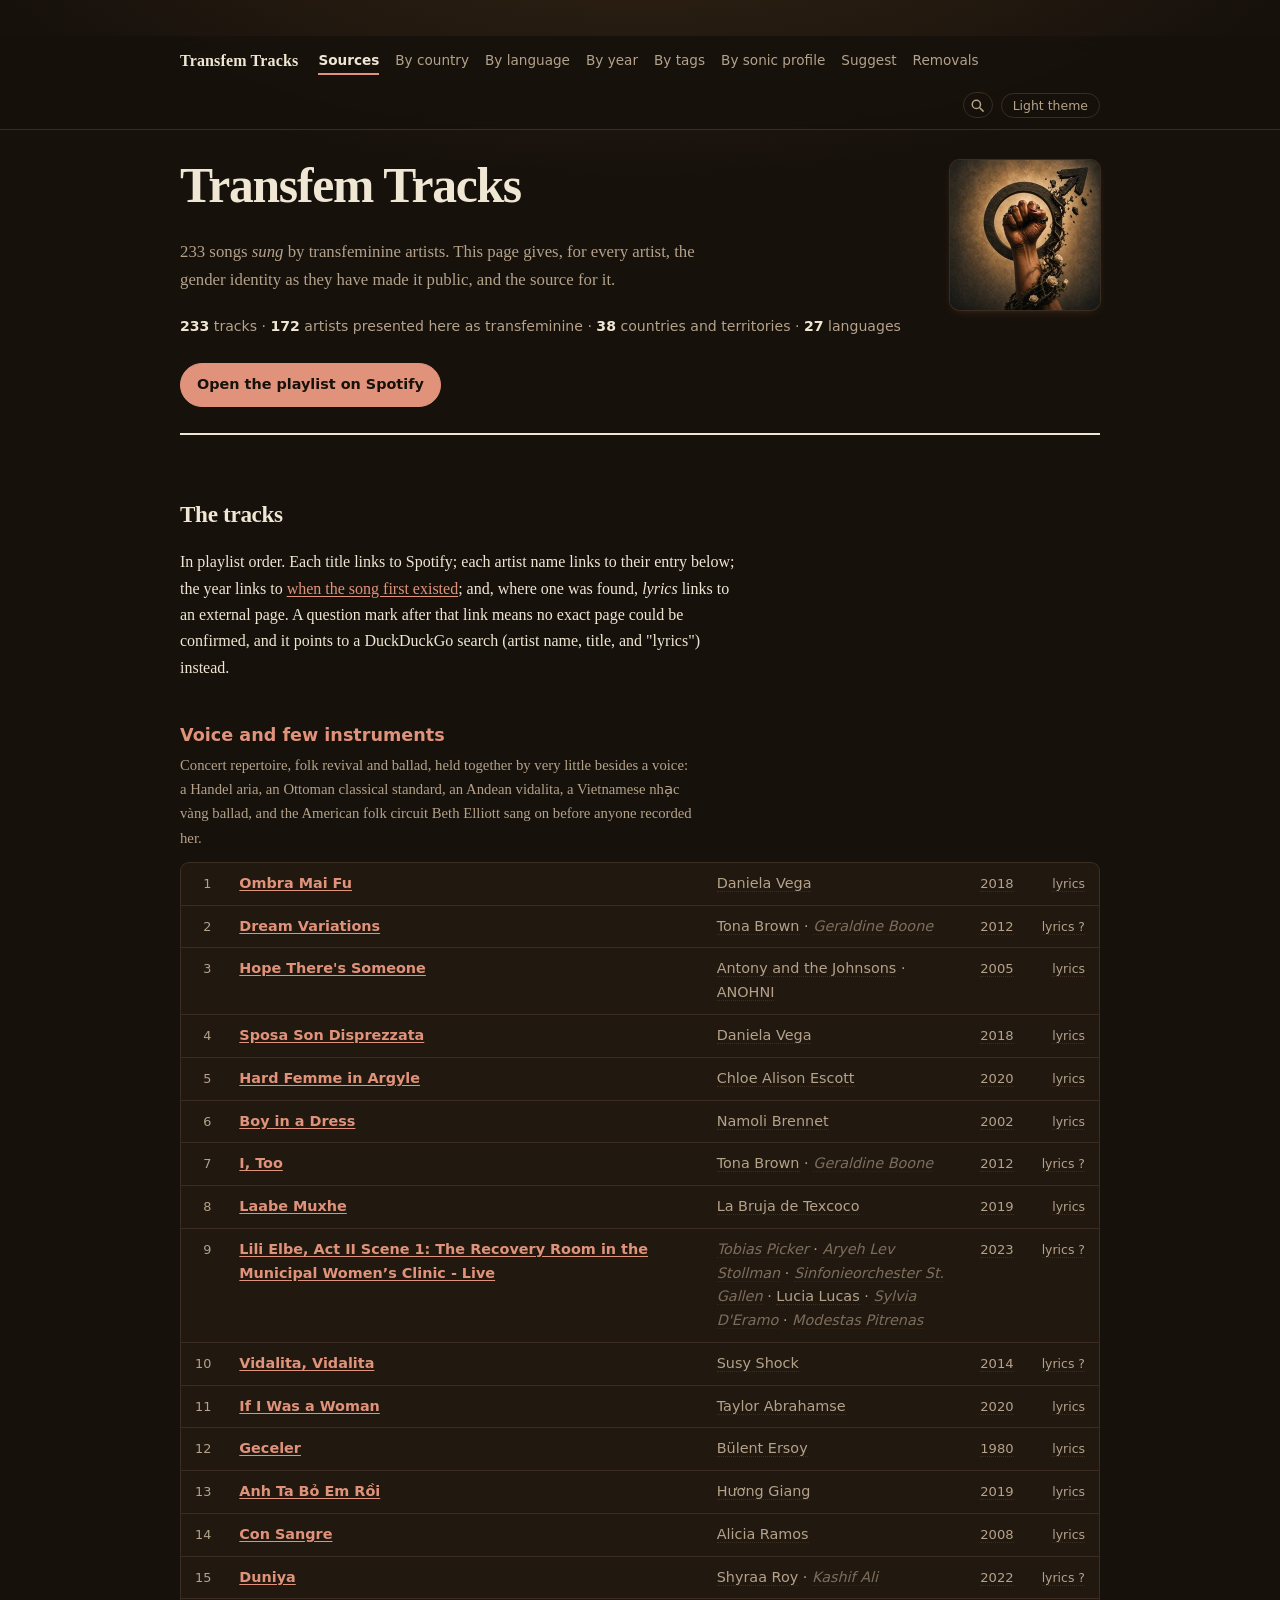
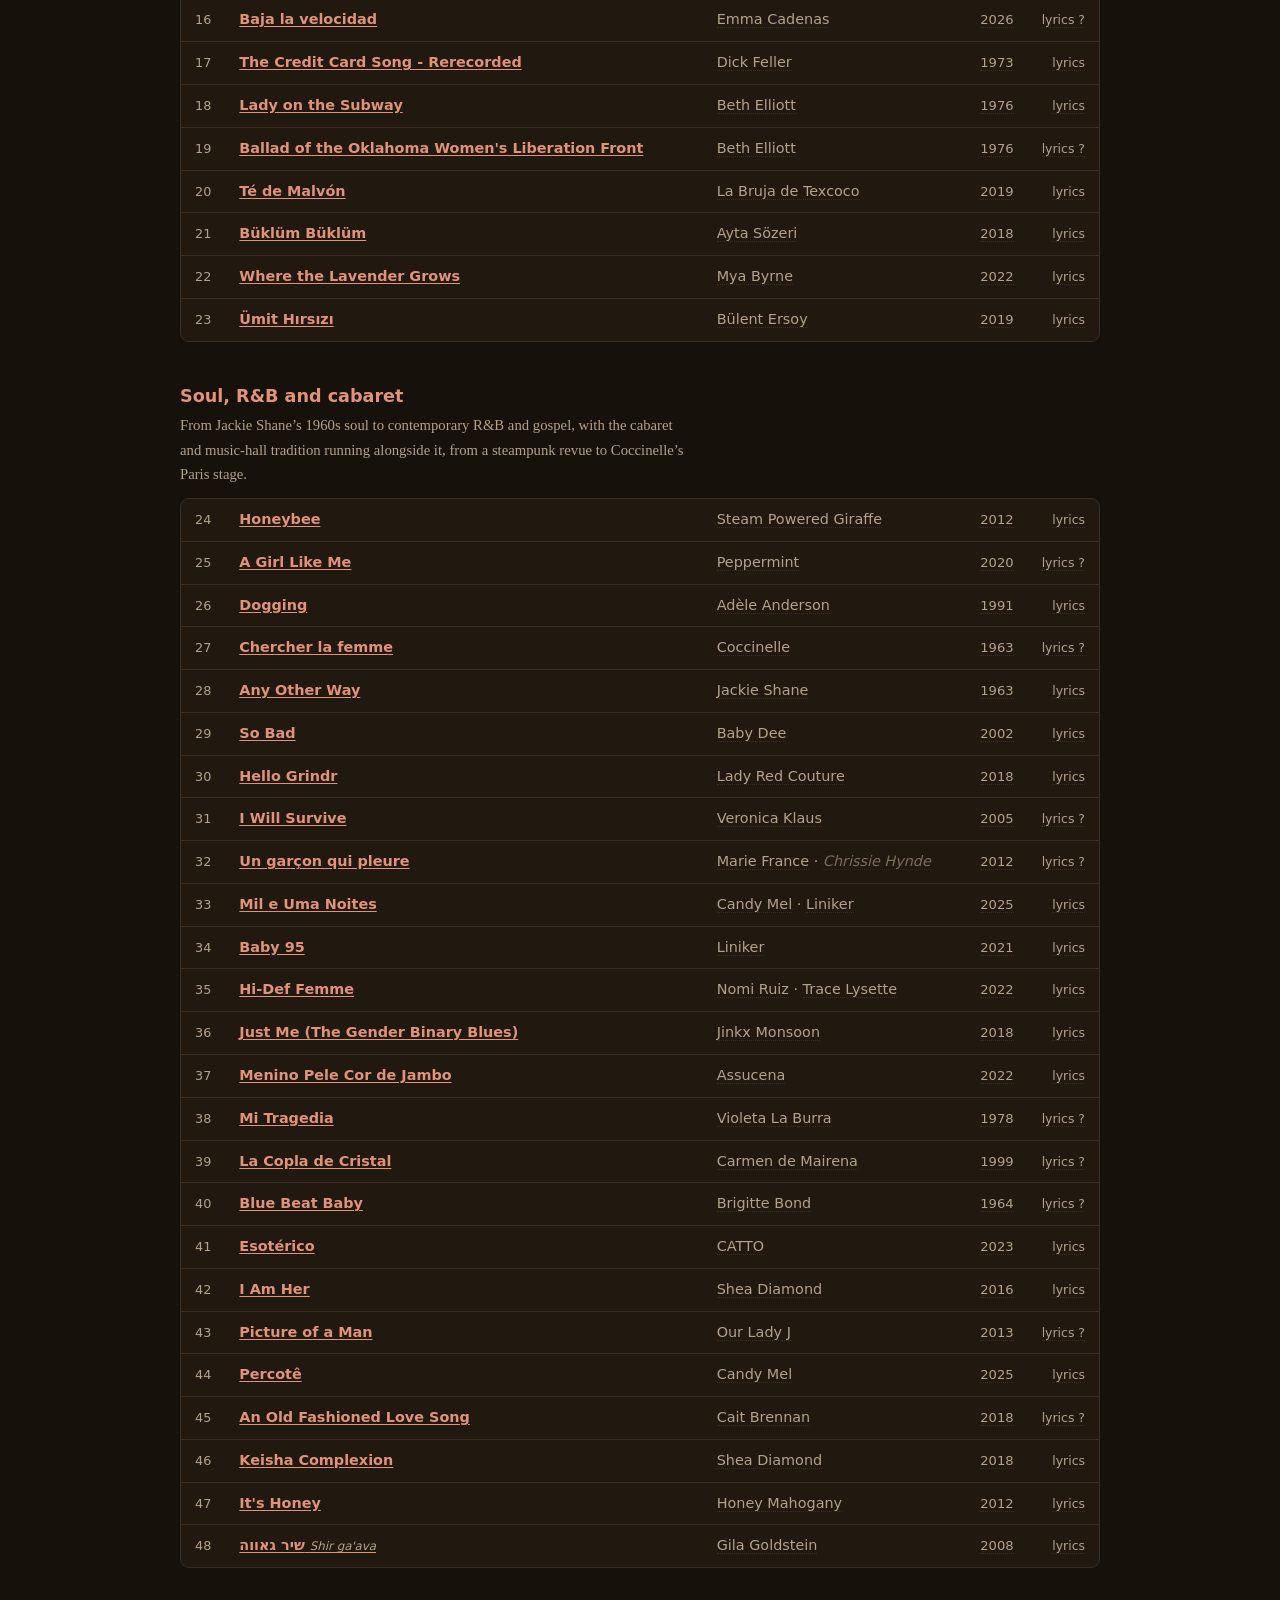
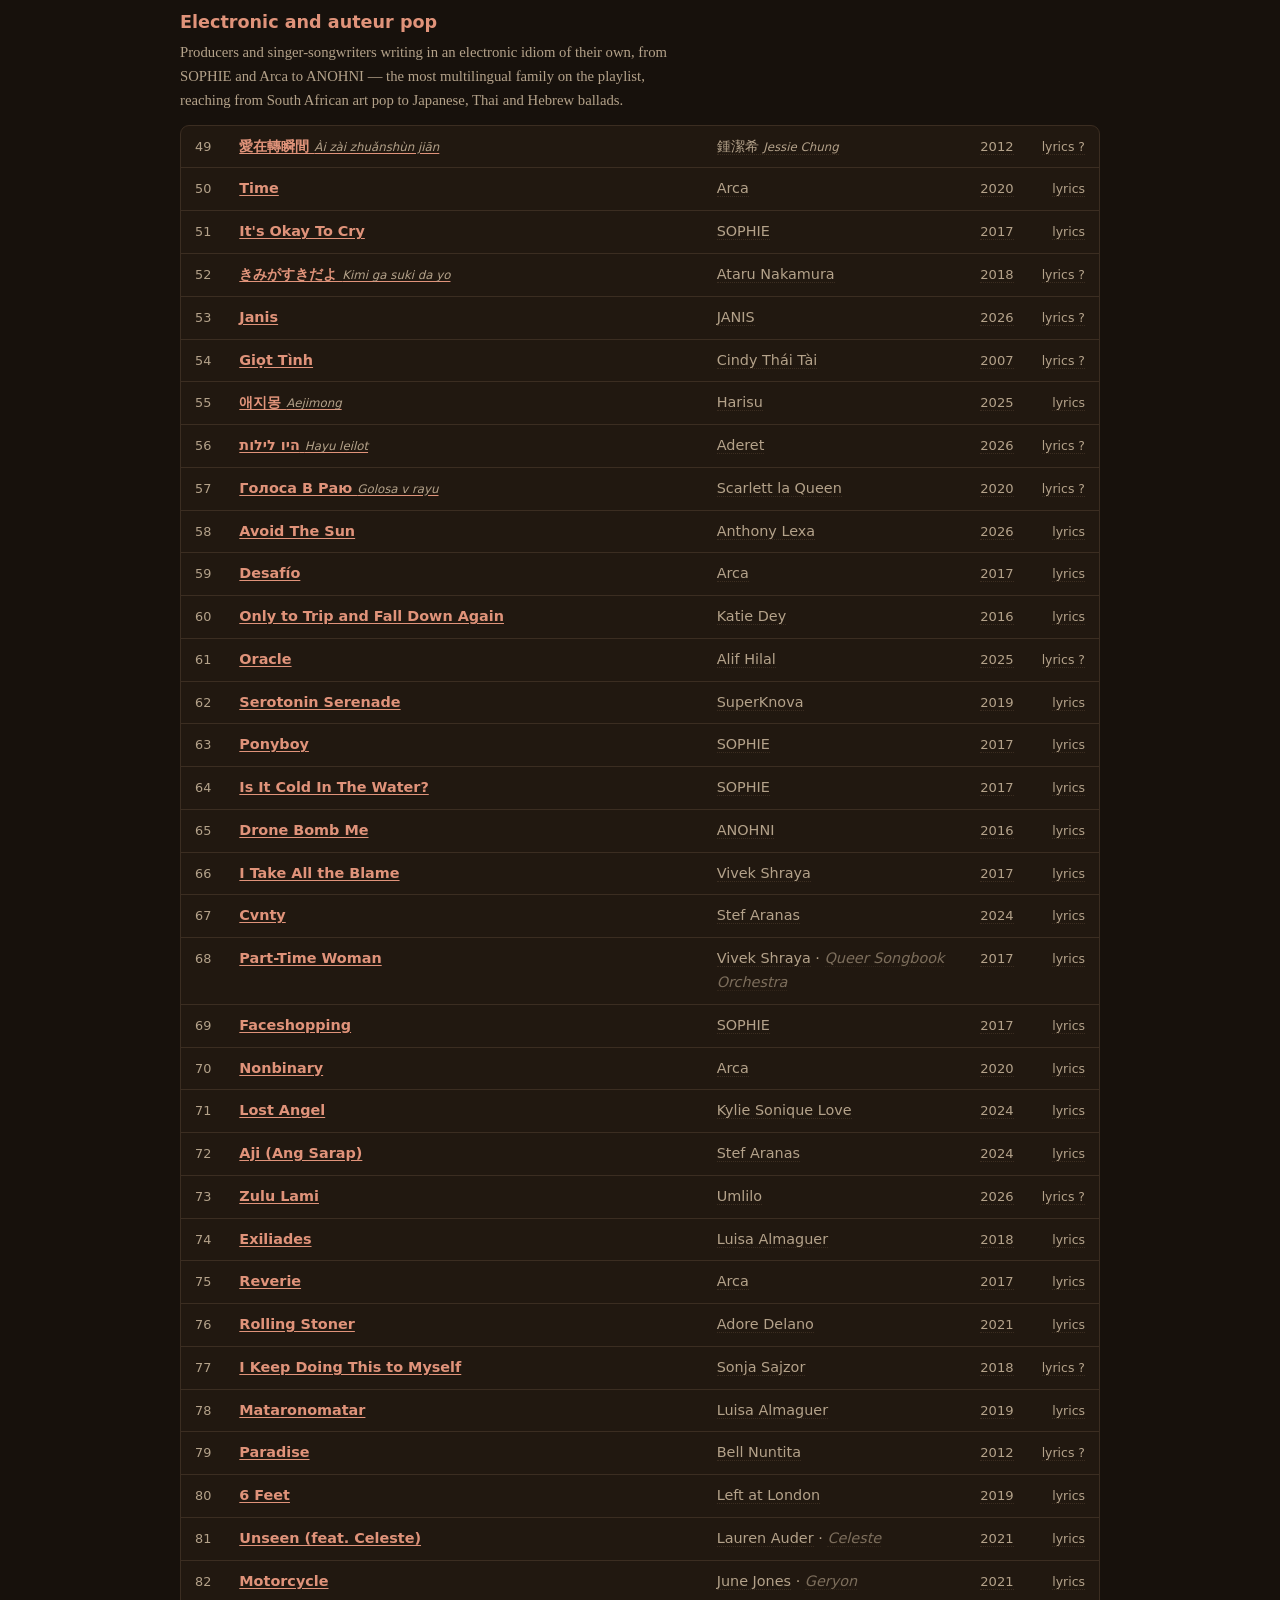
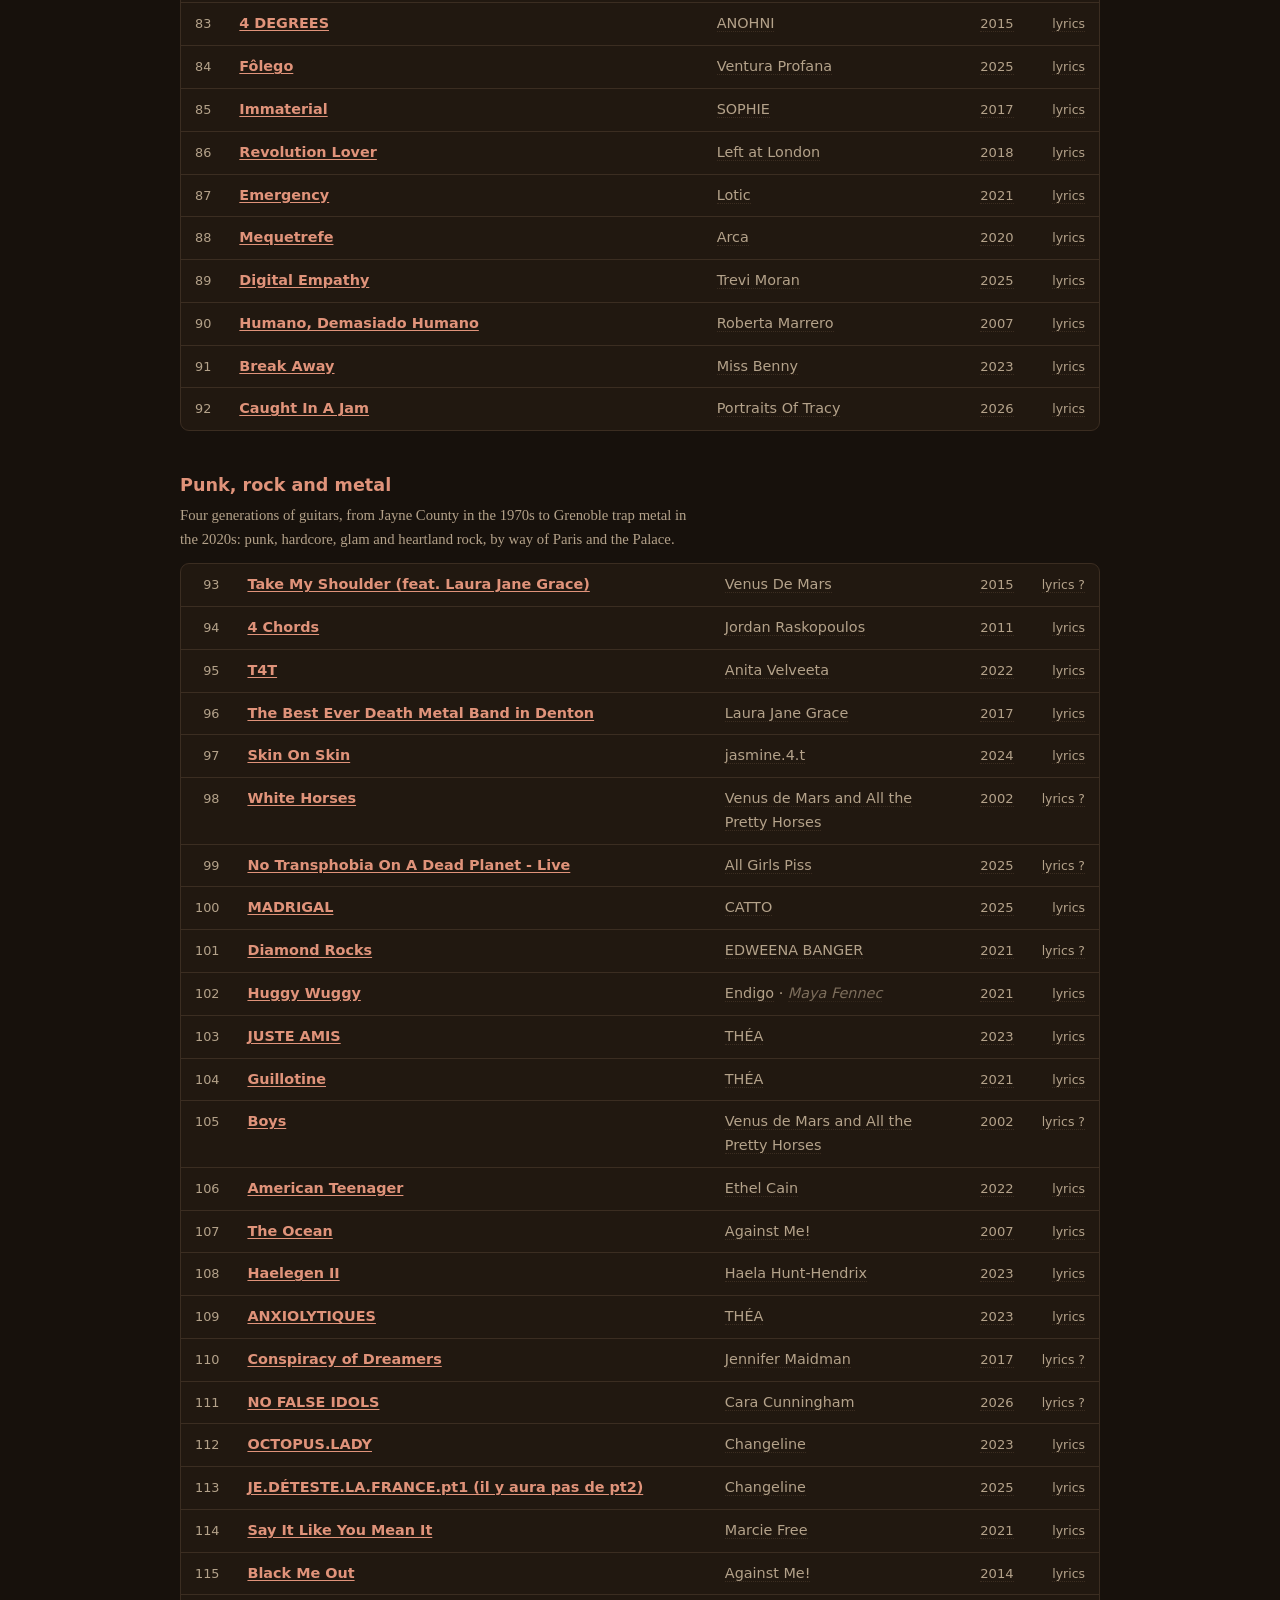
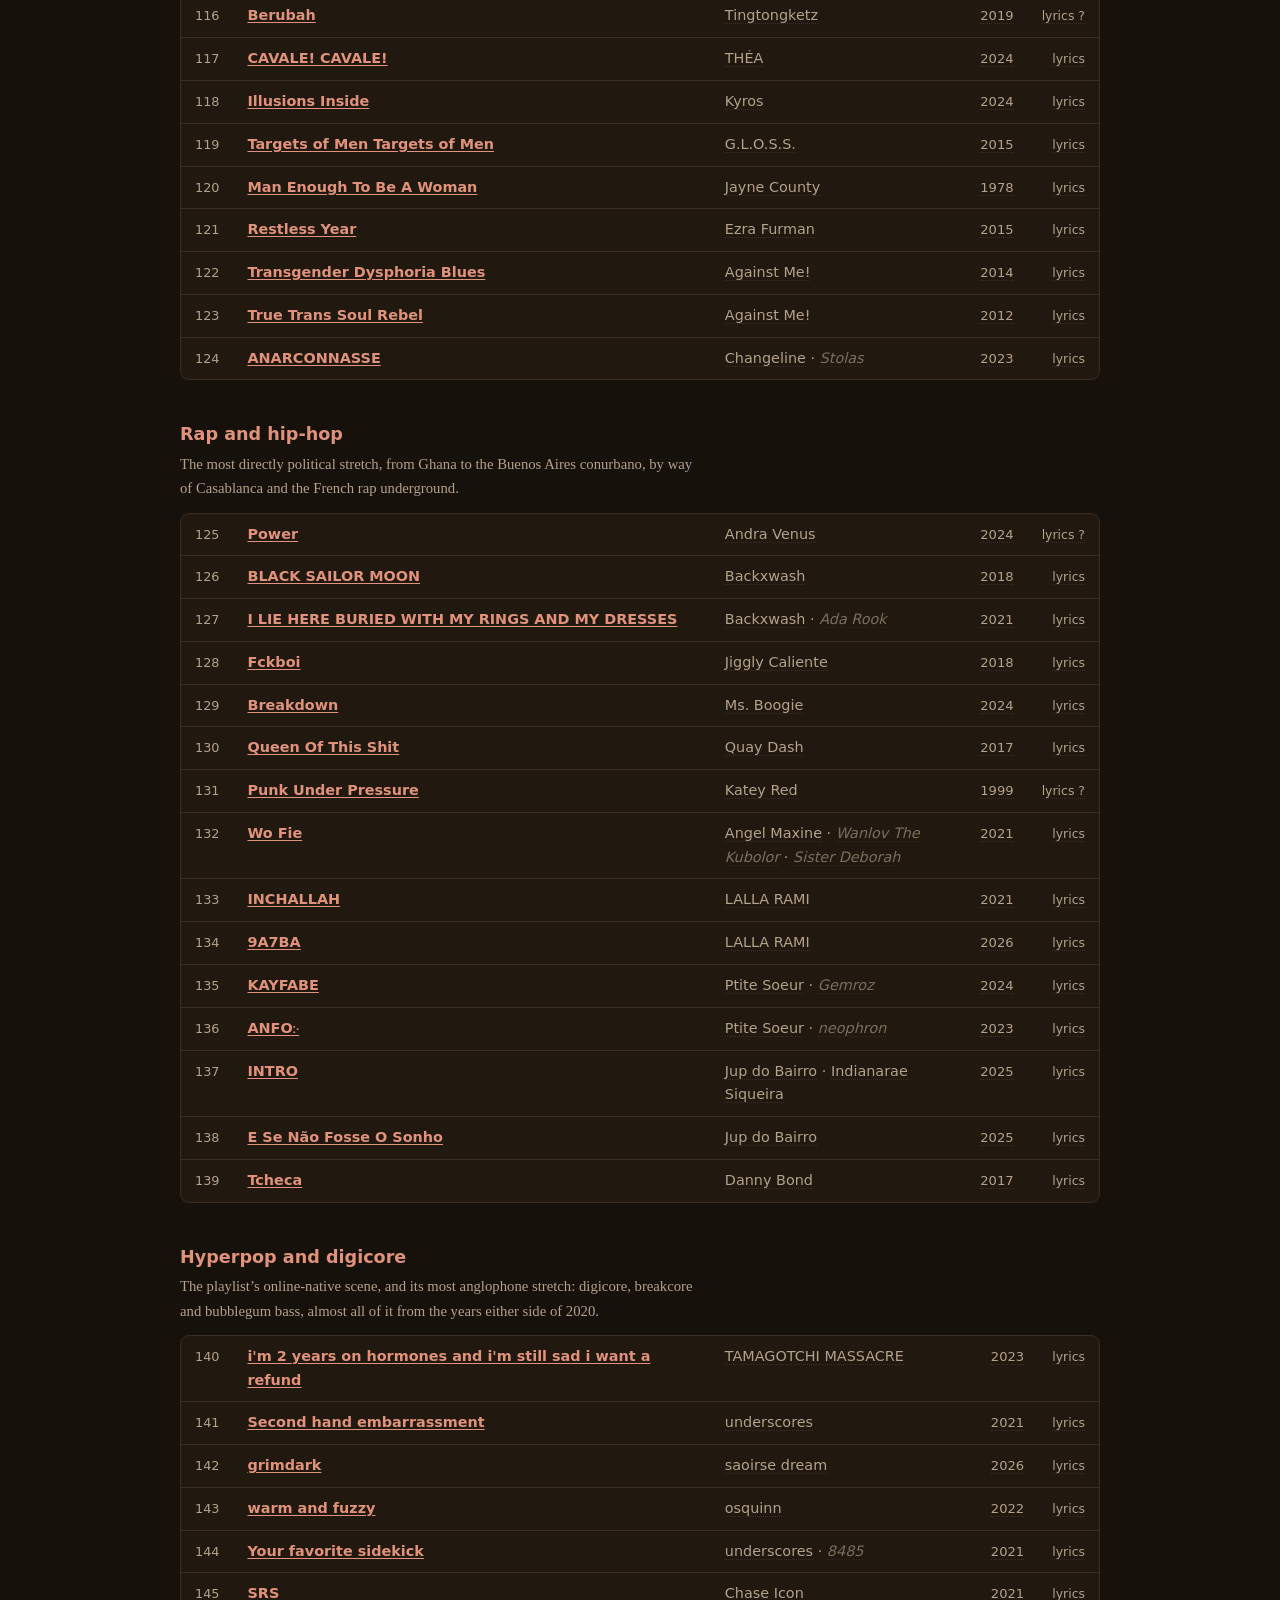
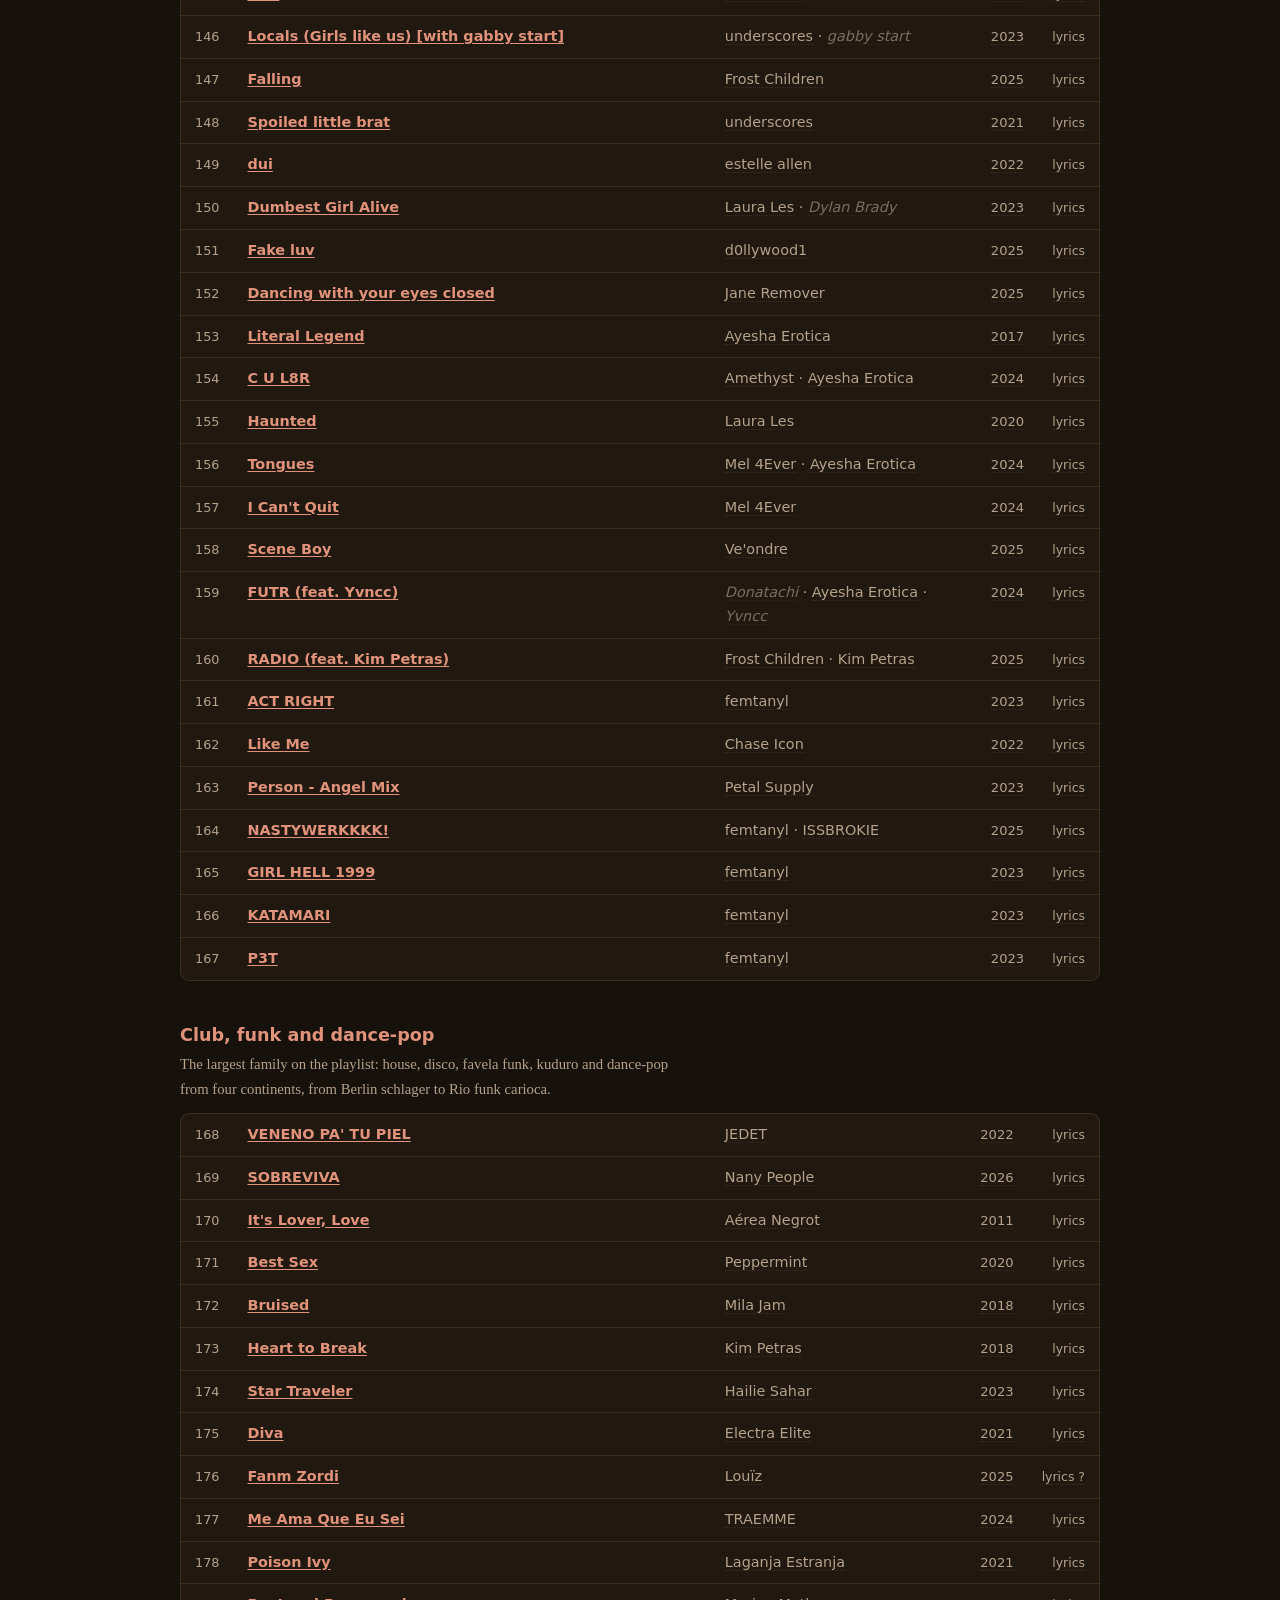
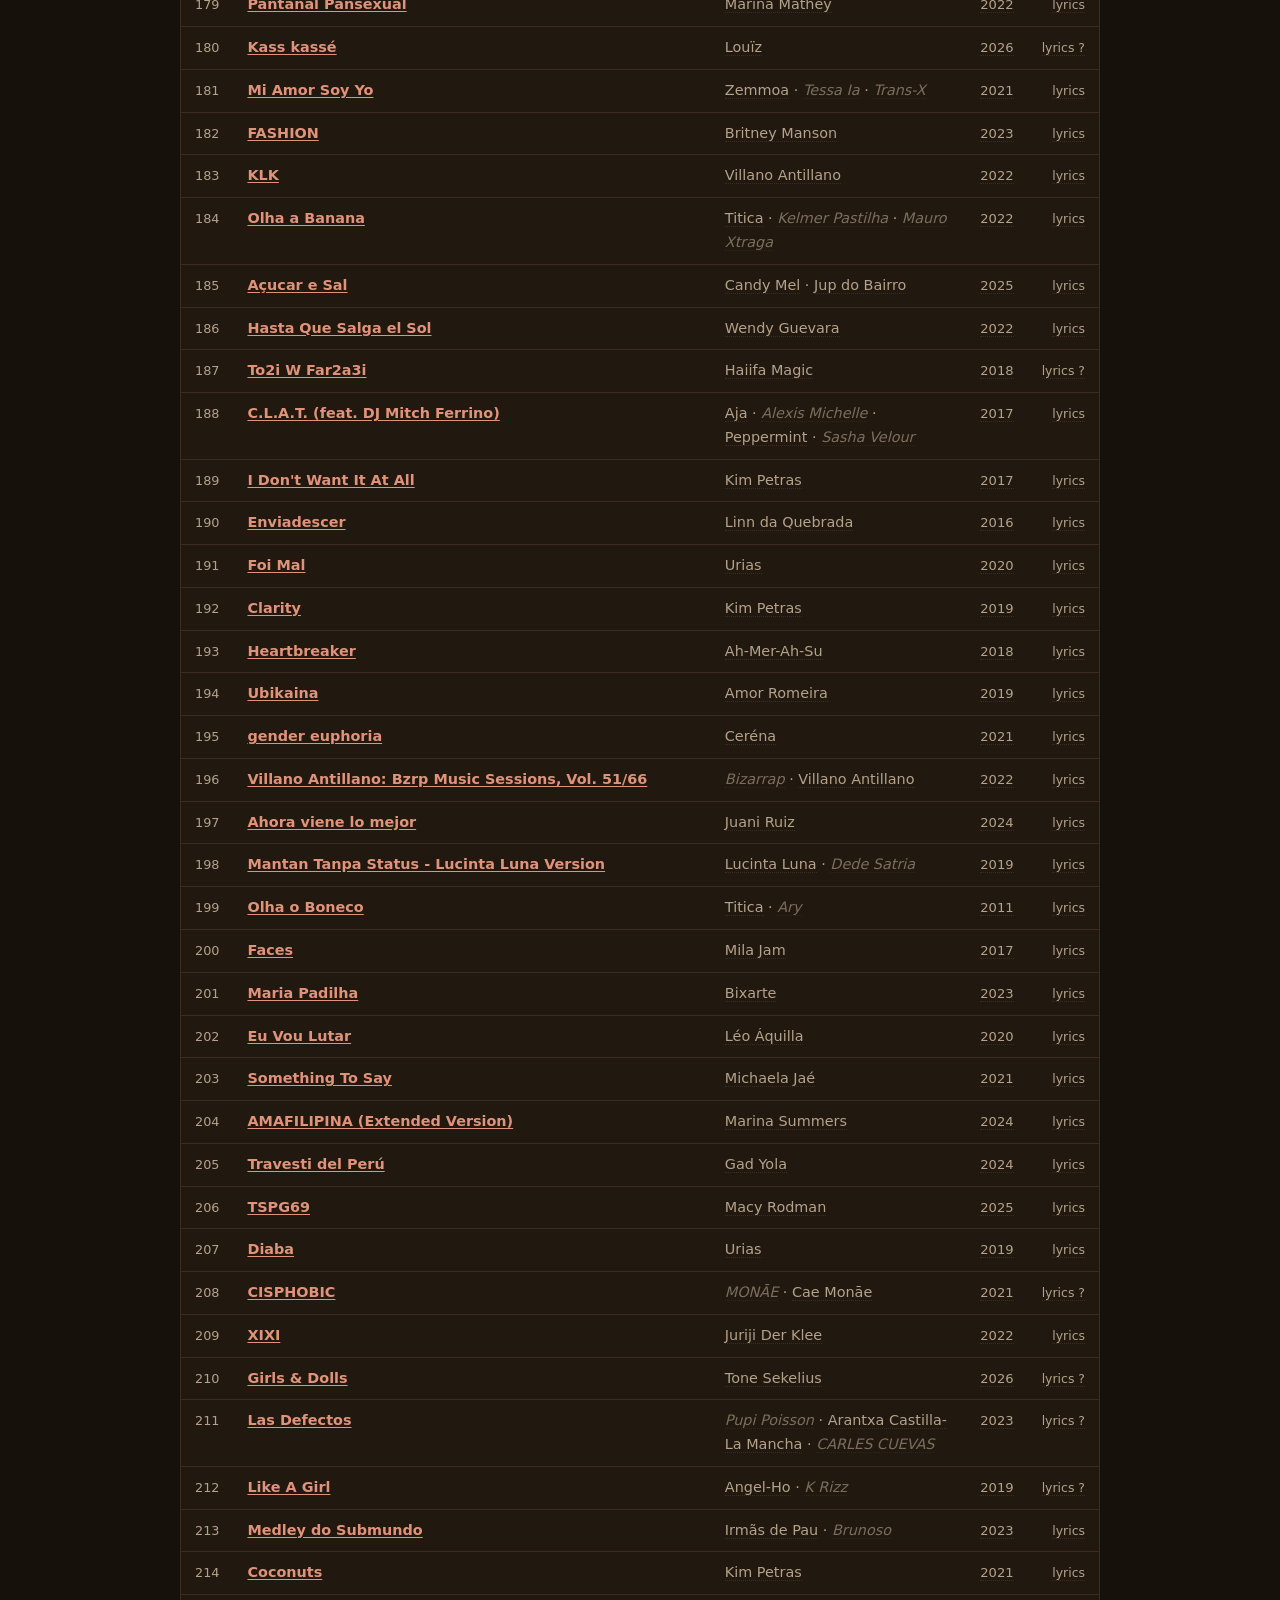
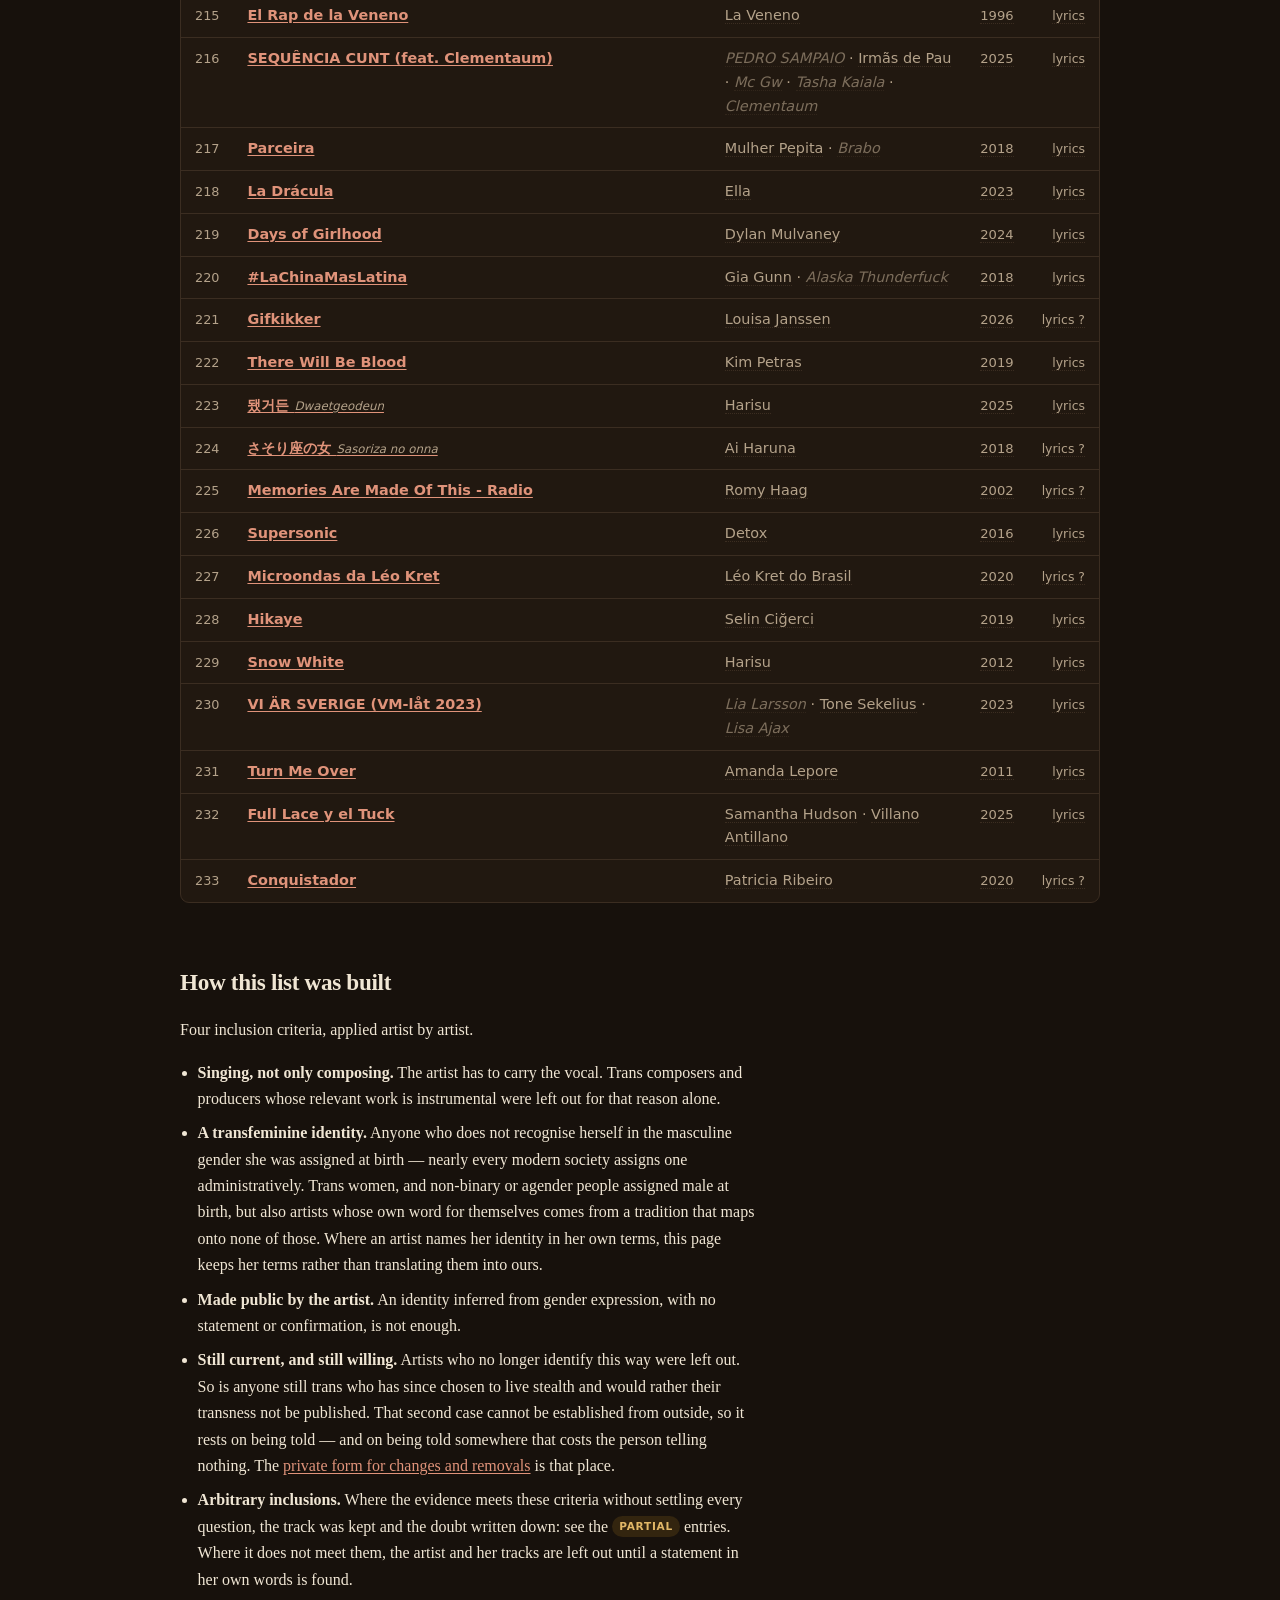
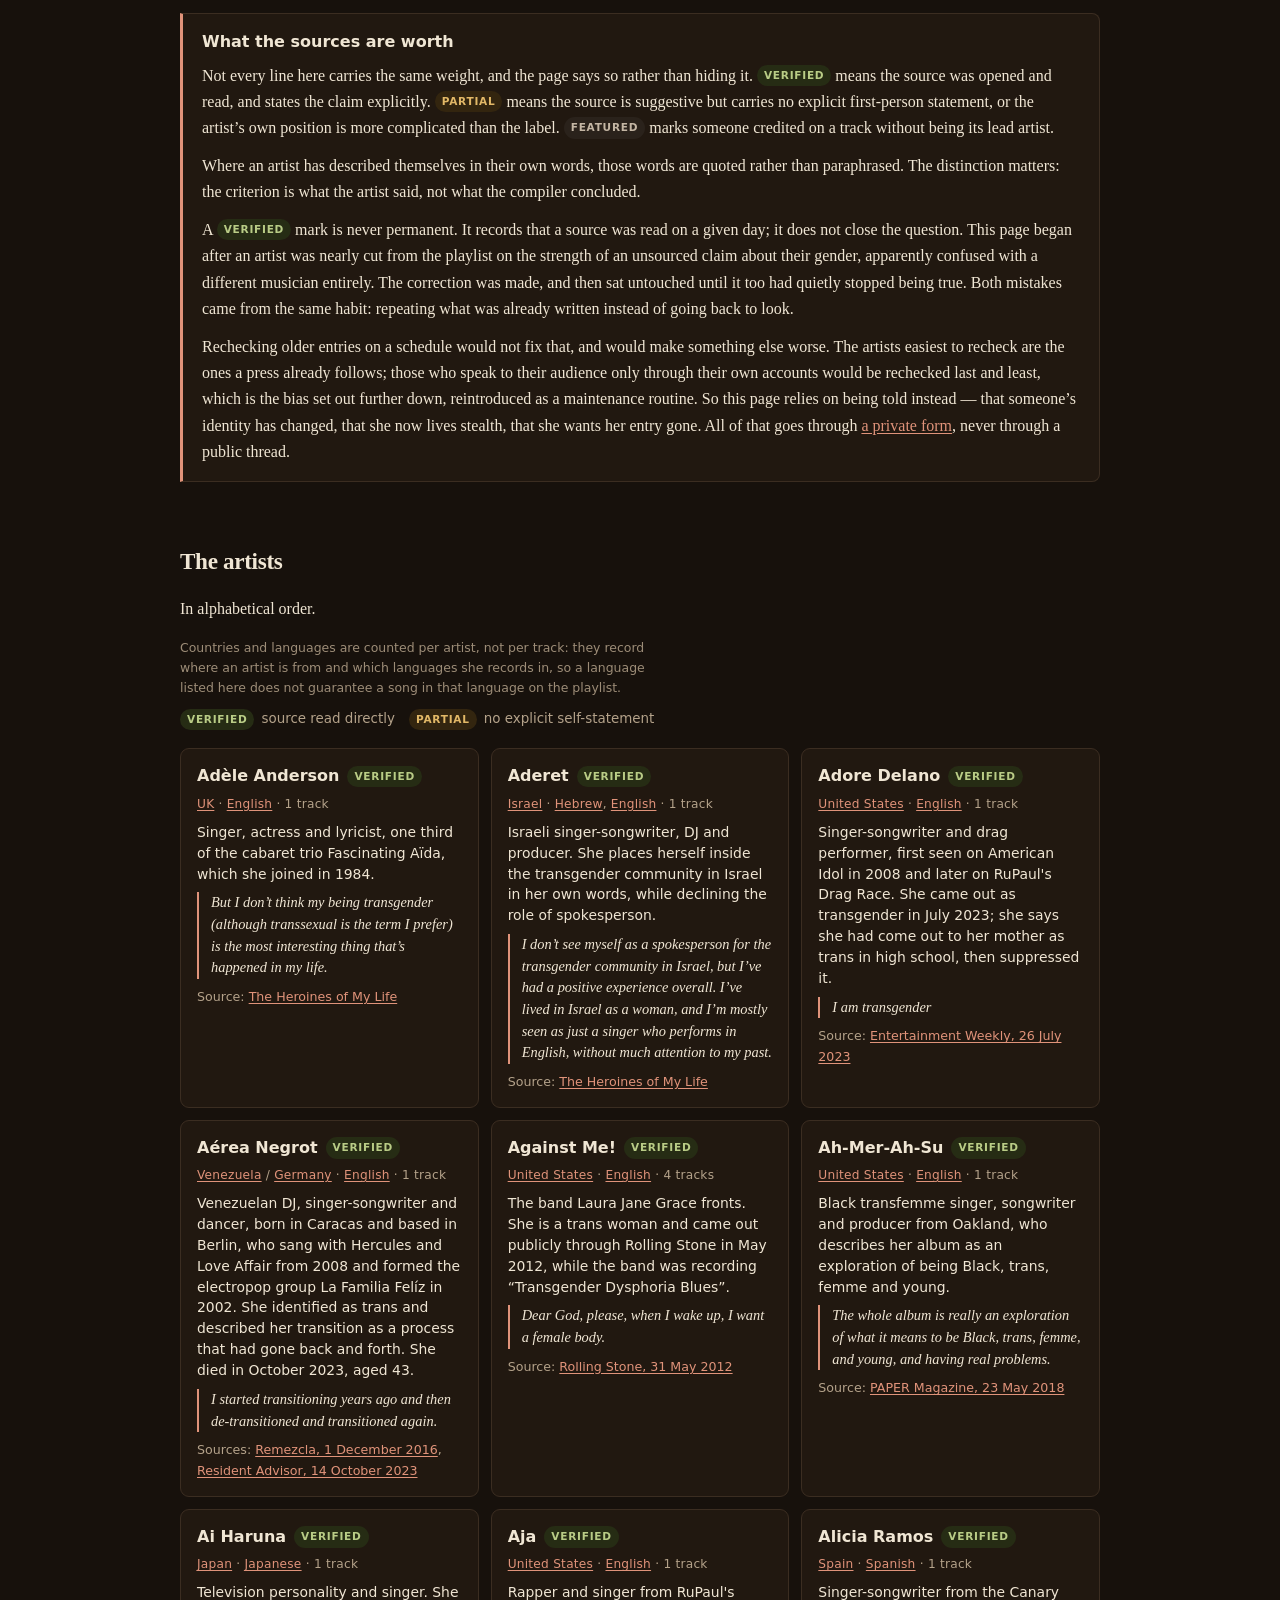
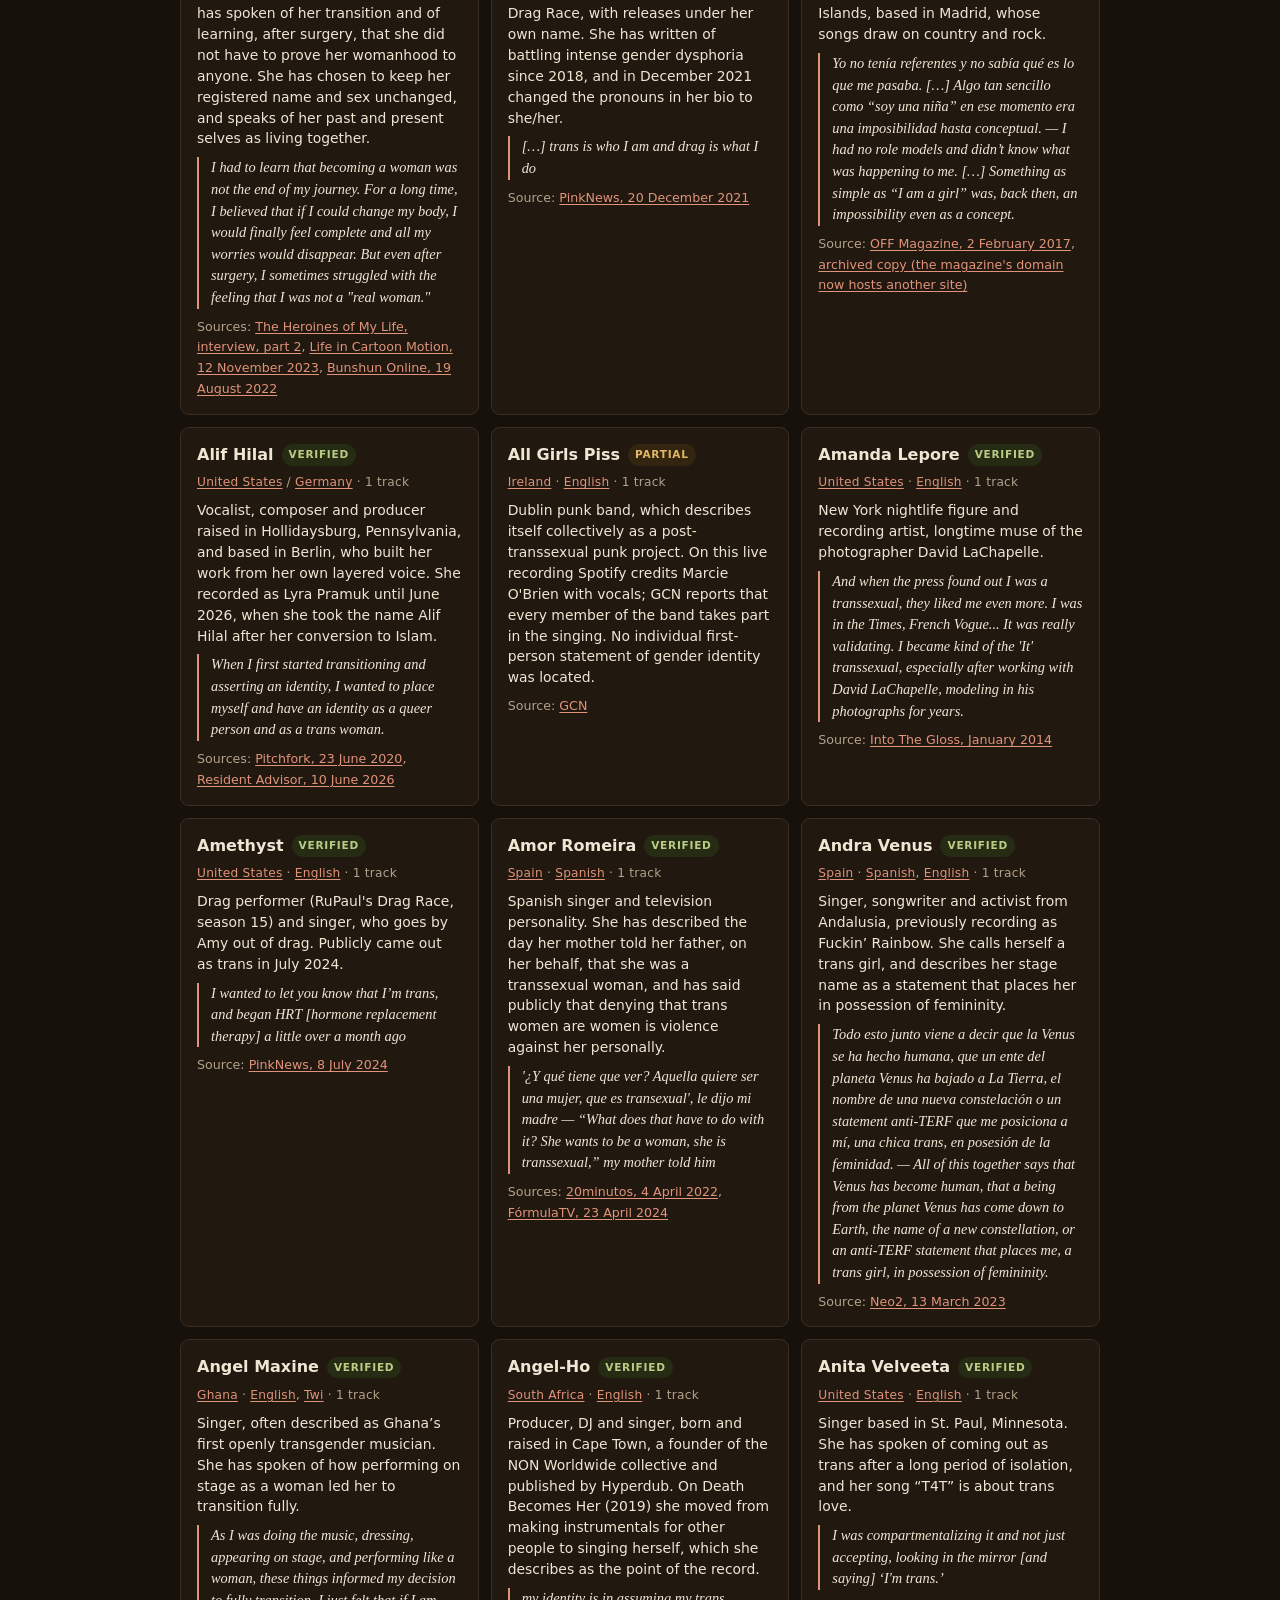
<file: index.html>
<!doctype html>
<html lang="en">
<head>
<meta charset="utf-8">
<meta name="viewport" content="width=device-width, initial-scale=1">
<link rel="icon" href="favicon.svg" type="image/svg+xml">
<script>(function(){var d=document.documentElement;try{if(localStorage.getItem("tc-theme")==="light")d.dataset.theme="light"}catch(e){}window.tcToggleTheme=function(){var l=d.dataset.theme!=="light";if(l)d.dataset.theme="light";else delete d.dataset.theme;try{localStorage.setItem("tc-theme",l?"light":"dark")}catch(e){}document.dispatchEvent(new Event("tc-themechange"))}})()</script>
<title>Transfem Tracks — sources</title>
<meta name="description" content="Every track in the Transfem Tracks playlist, with each artist's publicly stated gender identity and the source for it.">
<style>
*,*::before,*::after{box-sizing:border-box}
:root{
  /* Palette tirée de la pochette (novembre 2026). Thème sombre par défaut,
     thème clair au choix (bouton de la barre de navigation, mémorisé dans
     le navigateur). Sombre : terre d'ombre, crème des roses, cuivre. */
  color-scheme:dark;
  --bg:#17110c; --panel:#211810; --ink:#f0e6d4; --muted:#b4a28a; --line:#3b2d21;
  --accent:#e0937a; --soft:#2c1e15; --glow:#6b4a22;
  --ok:#b9cc86; --ok-bg:#262c14; --her:#e2b867; --her-bg:#33250f;
  --flag:#f0a08a; --flag-bg:#3a1a12; --note:#c4b6a4; --note-bg:#2a221b;
}
:root[data-theme="light"]{
  /* Clair : parchemin, terre d'ombre, rouge sang de bœuf des ongles. */
  color-scheme:light;
  --bg:#f5efe4; --panel:#fbf8f2; --ink:#241a12; --muted:#6f6151; --line:#e2d6c3;
  --accent:#8e2420; --soft:#f3e3d8; --glow:#e7c98f;
  --ok:#4b5e1f; --ok-bg:#e8ecd6; --her:#8a5a12; --her-bg:#f6e7c8;
  --flag:#a0331f; --flag-bg:#f8e1d8; --note:#5b5048; --note-bg:#ece5da;
}
html{-webkit-text-size-adjust:100%;scroll-behavior:smooth}
body{margin:0;background:radial-gradient(ellipse 980px 440px at 50% -140px,color-mix(in srgb,var(--glow) 38%,transparent),transparent 72%) no-repeat,var(--bg);color:var(--ink);
 font:16px/1.65 ui-serif,Georgia,"Iowan Old Style","Times New Roman",serif}
.wrap{max-width:960px;margin:0 auto;padding:48px 20px 96px}
header{border-bottom:2px solid var(--ink);padding-bottom:26px;margin-bottom:34px}
h1{font-size:clamp(2rem,6vw,3.1rem);line-height:1.05;margin:0 0 .35em;letter-spacing:-.025em}
.sub{font-size:1.05rem;color:var(--muted);margin:0;max-width:62ch}
h2{font-size:1.45rem;margin:60px 0 .45em;letter-spacing:-.015em}
h3.sec{font-size:1.1rem;margin:40px 0 .15em;color:var(--accent);
 font-family:ui-sans-serif,system-ui,-apple-system,"Segoe UI",sans-serif}
p.secblurb{margin:0 0 12px;color:var(--muted);font-size:.92rem;max-width:70ch}
p{max-width:70ch}
a{color:var(--accent);text-underline-offset:2px}
.note{background:var(--panel);border:1px solid var(--line);border-left:3px solid var(--accent);
 border-radius:0 8px 8px 0;padding:15px 19px;margin:20px 0;max-width:none}
.note p{margin:0 0 .7em;max-width:none} .note p:last-child{margin:0}
.note h4{margin:0 0 .45em;font-size:1rem;font-family:ui-sans-serif,system-ui,sans-serif}
.tablewrap{overflow-x:auto;border:1px solid var(--line);border-radius:9px;background:var(--panel)}
table.tl{border-collapse:collapse;width:100%;min-width:420px;
 font-family:ui-sans-serif,system-ui,-apple-system,"Segoe UI",sans-serif;font-size:.9rem}
table.tl tr{border-bottom:1px solid var(--line)}
table.tl tr:last-child{border-bottom:0}
table.tl td{padding:9px 14px;vertical-align:baseline}
td.n{color:var(--muted);font-variant-numeric:tabular-nums;width:3.2ch;
 text-align:right;font-size:.8rem;padding-right:2px}
td.ti{font-weight:600;width:52%}
td.cr{color:var(--muted)}
td.cr a{color:var(--muted);text-decoration:none;border-bottom:1px dotted var(--line)}
td.cr a:hover{color:var(--accent);border-bottom-color:var(--accent)}
td.cr a.guest{opacity:.62;font-style:italic}
td.yr{text-align:right;width:5ch;font-variant-numeric:tabular-nums;font-size:.82rem}
td.yr a{color:var(--muted);text-decoration:none;border-bottom:1px dotted var(--line)}
td.yr a:hover{color:var(--accent);border-bottom-color:var(--accent)}
td.ly{text-align:right;width:7ch;font-size:.78rem;white-space:nowrap}
td.ly a{color:var(--muted);text-decoration:none;border-bottom:1px dotted var(--line)}
td.ly a:hover{color:var(--accent);border-bottom-color:var(--accent)}
.st{display:inline-block;font-size:.66rem;text-transform:uppercase;letter-spacing:.07em;
 padding:2px 7px;border-radius:99px;font-weight:600;vertical-align:2px;
 font-family:ui-sans-serif,system-ui,sans-serif;white-space:nowrap}
.st-ok{color:var(--ok);background:var(--ok-bg)}
.st-her{color:var(--her);background:var(--her-bg)}
.st-flag{color:var(--flag);background:var(--flag-bg)}
.st-note{color:var(--note);background:var(--note-bg)}
.legend{display:flex;flex-wrap:wrap;gap:9px 18px;margin:16px 0 0;padding:0;list-style:none;
 font-family:ui-sans-serif,system-ui,sans-serif;font-size:.84rem;color:var(--muted)}
.legend li{display:flex;align-items:center;gap:7px}
.cards{display:grid;grid-template-columns:repeat(auto-fill,minmax(268px,1fr));gap:12px;margin-top:18px}
.card{background:var(--panel);border:1px solid var(--line);border-radius:9px;padding:14px 16px;
 font-family:ui-sans-serif,system-ui,-apple-system,"Segoe UI",sans-serif;scroll-margin-top:20px}
.card:target{border-color:var(--accent);background:var(--soft)}
.card-note{opacity:.72}
.card h4{margin:0 0 4px;font-size:1rem;display:flex;flex-wrap:wrap;align-items:center;gap:8px}
.card .meta{margin:0 0 8px;font-size:.76rem;color:var(--muted);letter-spacing:.02em;max-width:none}
.card .desc{margin:0 0 8px;font-size:.87rem;line-height:1.5;max-width:none}
.card .src{margin:0;font-size:.79rem;color:var(--muted);max-width:none}
.none{font-style:italic}
footer{margin-top:72px;padding-top:22px;border-top:1px solid var(--line);
 color:var(--muted);font-size:.86rem}
ul.plain{padding-left:1.1em} ul.plain li{margin-bottom:.5em;max-width:70ch}
blockquote{margin:8px 0 8px;padding:0 0 0 12px;border-left:2px solid var(--accent);
 font-family:ui-serif,Georgia,serif;font-style:italic;font-size:.9rem;line-height:1.5;color:var(--ink)}
.hero-link{display:inline-block;margin-top:16px;font-family:ui-sans-serif,system-ui,sans-serif;
 font-size:.9rem;font-weight:600;background:var(--accent);color:var(--bg);border:1.5px solid var(--accent);
 padding:9px 16px;border-radius:99px;text-decoration:none}
.hero-link:hover{opacity:.88}
.count{font-variant-numeric:tabular-nums}
.colophon{margin-top:12px;font-size:.82rem;line-height:1.6}
.stats{margin:14px 0 0;font-family:ui-sans-serif,system-ui,-apple-system,sans-serif;font-size:.88rem;color:var(--muted);max-width:none;line-height:1.7}
.stats strong{color:var(--ink);font-variant-numeric:tabular-nums}
.statnote{margin:6px 0 0;font-family:ui-sans-serif,system-ui,-apple-system,sans-serif;font-size:.78rem;color:var(--muted);max-width:62ch;line-height:1.6;opacity:.85}

/* --- pages annexes : countries.html et languages.html --- */
.pagenav{font-family:ui-sans-serif,system-ui,-apple-system,sans-serif;font-size:.85rem;
 display:flex;gap:18px;align-items:center;margin:0 0 30px;flex-wrap:wrap}
.pagenav a{color:var(--muted);text-decoration:none;border-bottom:1px solid transparent;padding-bottom:2px}
.pagenav a:hover{color:var(--accent);border-bottom-color:var(--accent)}
.pagenav .here{color:var(--ink);font-weight:600;border-bottom:2px solid var(--accent);padding-bottom:1px}

.mapfig{margin:26px 0 8px;padding:0}
.worldmap{display:block;width:100%;height:auto;background:transparent}
.worldmap .mc{stroke:var(--bg);stroke-width:1.2;vector-effect:non-scaling-stroke}
.worldmap a{cursor:pointer}
.worldmap a:hover path{stroke:var(--ink);stroke-width:2.2}
:root{--l0:#2a2119;--l1:#3f2a1e;--l2:#5d3623;--l3:#86472c;--l4:#b9633d;--l5:#e89c72}
:root[data-theme="light"]{--l0:#e9e1d3;--l1:#f0d6c0;--l2:#dfae8b;--l3:#c7805c;--l4:#a24f35;--l5:#74221a}
.worldmap .l0{fill:var(--l0)}.worldmap .l1{fill:var(--l1)}
.worldmap .l2{fill:var(--l2)}.worldmap .l3{fill:var(--l3)}
.worldmap .l4{fill:var(--l4)}.worldmap .l5{fill:var(--l5)}

figcaption{font-family:ui-sans-serif,system-ui,-apple-system,sans-serif;
 font-size:.8rem;color:var(--muted)}
figcaption p{margin:6px 0 0;max-width:none}
.legend{display:flex;gap:14px;flex-wrap:wrap;align-items:center;margin-top:10px}
.key{display:inline-flex;align-items:center;gap:5px}
.key i{width:15px;height:15px;border-radius:3px;display:inline-block;
 border:1px solid var(--line)}
.key i.l0{background:var(--l0)}.key i.l1{background:var(--l1)}
.key i.l2{background:var(--l2)}.key i.l3{background:var(--l3)}
.key i.l4{background:var(--l4)}.key i.l5{background:var(--l5)}

.bars{display:flex;flex-direction:column;gap:3px}
.bar{display:grid;grid-template-columns:9.5em 1fr 2.2em;align-items:center;gap:10px;
 font-family:ui-sans-serif,system-ui,-apple-system,sans-serif;font-size:.85rem;
 text-decoration:none;color:var(--ink);padding:3px 4px;border-radius:5px}
.bar:hover{background:var(--soft)}
.bl{overflow:hidden;text-overflow:ellipsis;white-space:nowrap}
.bt{background:var(--l1);border-radius:3px;height:15px;overflow:hidden}
.bf{display:block;height:100%;background:var(--accent);border-radius:3px}
.bn{text-align:right;color:var(--muted);font-variant-numeric:tabular-nums}

h3.cont{font-size:1.15rem;margin:44px 0 6px;color:var(--accent);
 font-family:ui-sans-serif,system-ui,-apple-system,sans-serif;
 border-bottom:1px solid var(--line);padding-bottom:6px}
.atlas-group{scroll-margin-top:18px;margin:0 0 18px}
h4.ctry{font-size:1rem;margin:18px 0 6px;
 font-family:ui-sans-serif,system-ui,-apple-system,sans-serif}
.cnt{font-family:ui-sans-serif,system-ui,-apple-system,sans-serif;
 font-size:.75rem;color:var(--muted);font-weight:400;font-variant-numeric:tabular-nums}
.atlas-artist{margin:0 0 10px 0;padding-left:14px;border-left:2px solid var(--line)}
.atlas-artist h4{margin:0 0 2px;font-size:.95rem;
 font-family:ui-sans-serif,system-ui,-apple-system,sans-serif;font-weight:600}
.atlas-artist h4 a{text-decoration:none}
.atlas-artist h4 a:hover{text-decoration:underline}
ul.atlas-tracks{list-style:none;margin:0;padding:0;font-size:.88rem}
ul.atlas-tracks li{margin:0 0 1px}
ul.atlas-tracks .cr{color:var(--muted);font-size:.8rem}
@media (max-width:560px){.bar{grid-template-columns:7em 1fr 2em;font-size:.8rem}}

/* --- pochette, page d'accueil seulement --- */
header.withcover{display:grid;grid-template-columns:1fr auto;gap:8px 28px;align-items:start;justify-items:start}
header.withcover .cover{grid-column:2;grid-row:1 / span 4;width:150px;height:150px;
 border-radius:10px;object-fit:cover;box-shadow:0 0 0 1px var(--line),0 3px 12px -6px var(--glow)}
@media (max-width:620px){header.withcover{grid-template-columns:1fr}
 header.withcover .cover{grid-column:1;grid-row:auto;width:96px;height:96px;order:-1}}

/* --- thème clair : bouton Spotify discret (contour seulement) --- */
:root[data-theme="light"] .hero-link{background:transparent;color:var(--accent)}
:root[data-theme="light"] .hero-link:hover{background:var(--soft);opacity:1}

/* --- choix du thème --- */
.themebtn{margin-left:auto;font:inherit;font-size:.78rem;line-height:1.4;background:none;
 border:1px solid var(--line);color:var(--muted);border-radius:99px;padding:3px 11px;cursor:pointer}
.themebtn:hover{color:var(--accent);border-color:var(--accent)}
:root[data-theme="light"] .themebtn .to-light,:root:not([data-theme="light"]) .themebtn .to-dark{display:none}

/* --- recherche (10 novembre 2026) --- */
.pagenav{position:relative}
.navtools{margin-left:auto;display:inline-flex;align-items:center;gap:8px}
.navtools .themebtn{margin-left:0}
.searchbtn{display:inline-flex;align-items:center;justify-content:center;background:none;
 border:1px solid var(--line);color:var(--muted);border-radius:99px;width:30px;height:26px;padding:0;cursor:pointer}
.searchbtn:hover,.searchbtn[aria-expanded="true"]{color:var(--accent);border-color:var(--accent)}
.searchbtn[hidden]{display:none}
.searchpanel{position:absolute;right:0;top:calc(100% + 8px);z-index:20;width:min(420px,100%);
 background:var(--panel);border:1px solid var(--line);border-radius:9px;padding:10px;
 box-shadow:0 8px 24px rgba(0,0,0,.25)}
.searchpanel[hidden]{display:none}
.searchpanel input{width:100%;box-sizing:border-box;font:inherit;font-size:.95rem;color:var(--ink);
 background:var(--bg);border:1px solid var(--line);border-radius:6px;padding:7px 10px}
.searchpanel input:focus{outline:2px solid var(--accent);outline-offset:1px}
.searchout{list-style:none;margin:6px 0 0;padding:0;max-height:60vh;overflow-y:auto}
.searchout li a{display:block;padding:6px 6px;border-radius:5px;color:var(--ink);text-decoration:none;line-height:1.35}
.searchout li a:hover,.searchout li a:focus{background:var(--soft)}
.searchout .sk{display:inline-block;min-width:44px;margin-right:8px;font-size:.7rem;text-transform:uppercase;letter-spacing:.04em;color:var(--muted)}
.searchout .ss{display:block;margin-left:52px;font-size:.78rem;color:var(--muted)}
.searchout .more{padding:6px;font-size:.8rem;color:var(--muted)}
tr:target td{background:var(--soft)}
details.row:target>summary{background:var(--soft)}

/* --- barre collée, nom du site et menu (10 novembre 2026) --- */
html{scroll-padding-top:72px}
.pagenav.js{position:sticky;top:0;z-index:60;padding:12px 0;margin-top:-12px}
.pagenav.js::before{content:"";position:absolute;top:0;bottom:0;left:calc(50% - 50vw);width:100vw;z-index:-1;
 background:color-mix(in srgb,var(--bg) 90%,transparent);border-bottom:1px solid var(--line);
 -webkit-backdrop-filter:blur(8px);backdrop-filter:blur(8px)}
body{overflow-x:clip}
.pagenav{gap:16px}
.pagenav .brand{font-family:Georgia,"Times New Roman",serif;font-weight:700;font-size:1rem;
 color:var(--ink);letter-spacing:.01em;white-space:nowrap;border-bottom:0;margin-right:4px}
.pagenav .brand:hover{color:var(--accent)}
.navlinks{display:flex;flex-wrap:wrap;gap:16px;align-items:center}
.menubtn{display:none;align-items:center;gap:6px;font:inherit;font-size:.8rem;background:none;
 color:var(--muted);border:1px solid var(--line);border-radius:99px;height:26px;padding:0 10px;cursor:pointer}
.menubtn:hover,.menubtn[aria-expanded="true"]{color:var(--accent);border-color:var(--accent)}
@media (max-width:1000px){
 .pagenav.js{flex-wrap:nowrap}
 .pagenav.js .menubtn{display:inline-flex}
 .pagenav.js .menubtn[hidden]{display:none}
 .pagenav.js .navlinks{display:none;position:absolute;left:0;top:calc(100% + 6px);z-index:70;
  flex-direction:column;align-items:flex-start;gap:0;min-width:220px;padding:6px;
  background:var(--panel);border:1px solid var(--line);border-radius:9px;box-shadow:0 8px 24px rgba(0,0,0,.25)}
 .pagenav.js.open .navlinks{display:flex}
 .pagenav.js .navlinks a,.pagenav.js .navlinks .here{display:block;width:100%;box-sizing:border-box;padding:9px 10px;border-radius:6px;border-bottom:0}
 .pagenav.js .navlinks a:hover{background:var(--soft)}
 .pagenav.js .navlinks .here{background:var(--soft)}
}
@media (max-width:420px){.pagenav .brand{font-size:.92rem}.menubtn span{display:none}.menubtn{padding:0 8px}}

/* Transcription latine d'un nom ou d'un titre non latin (roman.py). */
.rom{font-size:.82em;font-style:italic;font-weight:400;color:var(--muted);letter-spacing:0;text-transform:none}
.searchout .sr{font-size:.85em;font-style:italic;color:var(--muted)}
</style>
<meta name="google-site-verification" content="qT6yrEeij9IixiRGg5rg4eShdPrTJ2TBa4QzXn78iuY">
<link rel="canonical" href="https://clairevdd.github.io/transfem-tracks/">
<meta property="og:type" content="website">
<meta property="og:site_name" content="Transfem Tracks">
<meta property="og:title" content="Transfem Tracks — sources">
<meta property="og:description" content="Every track in the Transfem Tracks playlist, with each artist's publicly stated gender identity and the source for it.">
<meta property="og:url" content="https://clairevdd.github.io/transfem-tracks/">
<meta property="og:image" content="https://clairevdd.github.io/transfem-tracks/cover.jpg">
<meta name="twitter:card" content="summary">
</head>
<body>
<div class="wrap">
<nav class="pagenav" id="tc-nav"><a class="brand" href="index.html">Transfem Tracks</a><button type="button" class="menubtn" id="tc-menu" hidden aria-expanded="false" aria-controls="tc-links"><svg viewBox="0 0 20 20" width="15" height="15" aria-hidden="true"><path d="M3 5h14M3 10h14M3 15h14" stroke="currentColor" stroke-width="2" stroke-linecap="round"/></svg><span>Menu</span></button><span class="navlinks" id="tc-links"><span class="here">Sources</span><a href="countries.html">By country</a><a href="languages.html">By language</a><a href="years.html">By year</a><a href="tags.html">By tags</a><a href="sonic.html">By sonic profile</a><a href="https://tally.so/r/xVMa9o" target="_blank" rel="noopener">Suggest</a><a href="https://tally.so/r/2EWdyg" target="_blank" rel="noopener">Removals</a></span><span class="navtools"><button type="button" class="searchbtn" id="tcs-btn" hidden aria-label="Search artists and songs" aria-expanded="false" aria-controls="tcs-panel"><svg viewBox="0 0 20 20" width="15" height="15" aria-hidden="true"><circle cx="8.5" cy="8.5" r="5.5" fill="none" stroke="currentColor" stroke-width="2"/><path d="M13 13l4.5 4.5" stroke="currentColor" stroke-width="2" stroke-linecap="round"/></svg></button><div class="searchpanel" id="tcs-panel" hidden><input type="search" id="tcs-in" placeholder="Search an artist or a song" autocomplete="off" spellcheck="false" aria-label="Search an artist or a song"><ul id="tcs-out" class="searchout"></ul></div><script>(function(){var b=document.getElementById("tcs-btn"),p=document.getElementById("tcs-panel"),i=document.getElementById("tcs-in"),o=document.getElementById("tcs-out"),D=null,L=null;b.hidden=false;function n(s){return s.normalize("NFD").replace(/[\u0300-\u036f]/g,"").toLowerCase().replace(/\u0153/g,"oe").replace(/\u00e6/g,"ae").replace(/\u00df/g,"ss").replace(/['\u2019]/g,"").replace(/[^\p{L}\p{N}]+/gu," ").trim()}function e(s){return s.replace(/[&<>"]/g,function(c){return{"&":"&amp;","<":"&lt;",">":"&gt;","\"":"&quot;"}[c]})}function ld(){if(!L)L=fetch("search-index.json").then(function(r){return r.json()}).then(function(j){j.forEach(function(x){x.k=n(x.r||x.t);x.q=" "+n(x.t+" "+(x.r||"")+" "+(x.s||""))});D=j;return j});return L}function run(){var q=n(i.value.trim());if(!q){o.innerHTML="";return}ld().then(function(d){var w=q.split(" "),r=d.filter(function(x){return w.every(function(v){return x.q.indexOf(" "+v)>=0})});r.sort(function(a,c){var sa=a.k.indexOf(q)===0?0:1,sc=c.k.indexOf(q)===0?0:1;return sa-sc||(a.c==="artist"?0:1)-(c.c==="artist"?0:1)||a.k.localeCompare(c.k)});o.innerHTML=r.length?r.slice(0,30).map(function(x){return'<li><a href="'+x.h+'"><span class="sk">'+x.c+'</span>'+e(x.t)+(x.r?' <span class="sr">'+e(x.r)+"</span>":"")+(x.s?'<span class="ss">'+e(x.s)+"</span>":"")+"</a></li>"}).join("")+(r.length>30?'<li class="more">'+(r.length-30)+" more, keep typing</li>":""):'<li class="more">Nothing found</li>'})}function sh(v){p.hidden=!v;b.setAttribute("aria-expanded",v?"true":"false");if(v){ld();i.focus()}}b.addEventListener("click",function(){sh(p.hidden)});i.addEventListener("input",run);i.addEventListener("keydown",function(k){if(k.key==="Escape"){sh(false);b.focus()}else if(k.key==="Enter"){var f=o.querySelector("a");if(f){k.preventDefault();f.click()}}});o.addEventListener("click",function(k){if(k.target.closest("a"))sh(false)})})()</script><button type="button" class="themebtn" onclick="tcToggleTheme()" aria-label="Switch between dark and light theme"><span class="to-light">Light theme</span><span class="to-dark">Dark theme</span></button></span></nav><script>(function(){var n=document.getElementById("tc-nav"),b=document.getElementById("tc-menu"),l=document.getElementById("tc-links");n.classList.add("js");b.hidden=false;function s(v){n.classList.toggle("open",v);b.setAttribute("aria-expanded",v?"true":"false")}var sb=document.getElementById("tcs-btn"),sp=document.getElementById("tcs-panel");if(sb)sb.addEventListener("click",function(){s(false)});b.addEventListener("click",function(e){e.stopPropagation();var v=!n.classList.contains("open");if(v&&sp&&!sp.hidden){sp.hidden=true;sb.setAttribute("aria-expanded","false")}s(v)});l.addEventListener("click",function(e){if(e.target.closest("a"))s(false)});document.addEventListener("click",function(e){if(!n.contains(e.target))s(false)});document.addEventListener("keydown",function(e){if(e.key==="Escape"&&n.classList.contains("open")){s(false);b.focus()}});if(location.hash){var t=0;addEventListener("touchstart",function(){t=1},{passive:true});addEventListener("wheel",function(){t=1},{passive:true});var j=function(){if(t)return;var e=document.getElementById(decodeURIComponent(location.hash.slice(1)));if(e&&e.tagName!=="DETAILS")e.scrollIntoView({behavior:"instant"})};document.addEventListener("DOMContentLoaded",j);addEventListener("load",function(){setTimeout(j,50)});[300,900].forEach(function(d){setTimeout(j,d)})}})()</script>
<header class="withcover">
<img class="cover" src="cover.jpg" width="150" height="150" alt="Playlist cover: a raised fist inside the circle of a male symbol whose arrow breaks apart, wrapped in thorned stems of white roses.">
<h1>Transfem Tracks</h1>
<p class="sub">233 songs <em>sung</em> by transfeminine artists. This page gives, for every artist, the gender identity as they have made it public, and the source for it.</p>
<p class="stats"><strong>233</strong> tracks &middot; <strong>172</strong> artists presented here as transfeminine &middot; <strong>38</strong> countries and territories &middot; <strong>27</strong> languages</p>
<a class="hero-link" href="https://open.spotify.com/playlist/4rK80rB8ycyAUdIKX6FOIk" target="_blank" rel="noopener">Open the playlist on Spotify</a>
</header>

<h2>The tracks</h2>
<p>In playlist order. Each title links to Spotify; each artist name links to their entry below; the year links to <a href="years.html">when the song first existed</a>; and, where one was found, <em>lyrics</em> links to an external page. A question mark after that link means no exact page could be confirmed, and it points to a DuckDuckGo search (artist name, title, and "lyrics") instead.</p>

<h3 class="sec">Voice and few instruments</h3><p class="secblurb">Concert repertoire, folk revival and ballad, held together by very little besides a voice: a Handel aria, an Ottoman classical standard, an Andean vidalita, a Vietnamese nhạc vàng ballad, and the American folk circuit Beth Elliott sang on before anyone recorded her.</p>
<div class="tablewrap"><table class="tl"><tbody>
<tr id="t-1ovz0bZeO5YTBQTXIFf5Am"><td class="n">1</td><td class="ti"><a href="https://open.spotify.com/track/1ovz0bZeO5YTBQTXIFf5Am" target="_blank" rel="noopener">Ombra Mai Fu</a></td><td class="cr"><a class="lead" href="#a-daniela-vega">Daniela Vega</a></td><td class="yr"><a href="years.html#y-1ovz0bZeO5YTBQTXIFf5Am" title="first published 2018-01-05">2018</a></td><td class="ly"><a href="https://genius.com/Daniela-vega-ombra-mai-fu-lyrics" target="_blank" rel="noopener" title="lyrics">lyrics</a></td></tr>
<tr id="t-5l2zYkyTXtYa8xk965ofqD"><td class="n">2</td><td class="ti"><a href="https://open.spotify.com/track/5l2zYkyTXtYa8xk965ofqD" target="_blank" rel="noopener">Dream Variations</a></td><td class="cr"><a class="lead" href="#a-tona-brown">Tona Brown</a> · <a class="guest" href="#a-geraldine-boone">Geraldine Boone</a></td><td class="yr"><a href="years.html#y-5l2zYkyTXtYa8xk965ofqD" title="first published 2012-07-12">2012</a></td><td class="ly"><a href="https://duckduckgo.com/?q=Tona+Brown+Dream+Variations+lyrics" target="_blank" rel="noopener" title="search results, no exact page confirmed">lyrics&nbsp;?</a></td></tr>
<tr id="t-1AHPsqF3EtHeWpOM06Y3Y4"><td class="n">3</td><td class="ti"><a href="https://open.spotify.com/track/1AHPsqF3EtHeWpOM06Y3Y4" target="_blank" rel="noopener">Hope There&#x27;s Someone</a></td><td class="cr"><a class="lead" href="#a-antony-and-the-johnsons">Antony and the Johnsons</a> · <a class="lead" href="#a-anohni">ANOHNI</a></td><td class="yr"><a href="years.html#y-1AHPsqF3EtHeWpOM06Y3Y4" title="first published 2005">2005</a></td><td class="ly"><a href="https://genius.com/Antony-and-the-johnsons-hope-theres-someone-lyrics" target="_blank" rel="noopener" title="lyrics">lyrics</a></td></tr>
<tr id="t-5P9EKJfOZtuwtTR5C5362i"><td class="n">4</td><td class="ti"><a href="https://open.spotify.com/track/5P9EKJfOZtuwtTR5C5362i" target="_blank" rel="noopener">Sposa Son Disprezzata</a></td><td class="cr"><a class="lead" href="#a-daniela-vega">Daniela Vega</a></td><td class="yr"><a href="years.html#y-5P9EKJfOZtuwtTR5C5362i" title="first published 2018-01-05">2018</a></td><td class="ly"><a href="https://genius.com/Daniela-vega-sposa-son-disprezzata-lyrics" target="_blank" rel="noopener" title="lyrics">lyrics</a></td></tr>
<tr id="t-36Xl4wdcXaW7zi7N01WSOo"><td class="n">5</td><td class="ti"><a href="https://open.spotify.com/track/36Xl4wdcXaW7zi7N01WSOo" target="_blank" rel="noopener">Hard Femme in Argyle</a></td><td class="cr"><a class="lead" href="#a-chloe-alison-escott">Chloe Alison Escott</a></td><td class="yr"><a href="years.html#y-36Xl4wdcXaW7zi7N01WSOo" title="first published 2020-10-16">2020</a></td><td class="ly"><a href="https://chloealisonescott.bandcamp.com/track/hard-femme-in-argyle-2" target="_blank" rel="noopener" title="lyrics">lyrics</a></td></tr>
<tr id="t-02L1ngagXNRt8W3Flbe9Sw"><td class="n">6</td><td class="ti"><a href="https://open.spotify.com/track/02L1ngagXNRt8W3Flbe9Sw" target="_blank" rel="noopener">Boy in a Dress</a></td><td class="cr"><a class="lead" href="#a-namoli-brennet">Namoli Brennet</a></td><td class="yr"><a href="years.html#y-02L1ngagXNRt8W3Flbe9Sw" title="first published 2002">2002</a></td><td class="ly"><a href="https://genius.com/Namoli-brennet-boy-in-a-dress-lyrics" target="_blank" rel="noopener" title="lyrics">lyrics</a></td></tr>
<tr id="t-1OpCGPKSq4IfpvLptsSMR9"><td class="n">7</td><td class="ti"><a href="https://open.spotify.com/track/1OpCGPKSq4IfpvLptsSMR9" target="_blank" rel="noopener">I, Too</a></td><td class="cr"><a class="lead" href="#a-tona-brown">Tona Brown</a> · <a class="guest" href="#a-geraldine-boone">Geraldine Boone</a></td><td class="yr"><a href="years.html#y-1OpCGPKSq4IfpvLptsSMR9" title="first published 2012">2012</a></td><td class="ly"><a href="https://duckduckgo.com/?q=Tona+Brown+I%2C+Too+lyrics" target="_blank" rel="noopener" title="search results, no exact page confirmed">lyrics&nbsp;?</a></td></tr>
<tr id="t-1QrL7ucS71Ih4HXBOsuajv"><td class="n">8</td><td class="ti"><a href="https://open.spotify.com/track/1QrL7ucS71Ih4HXBOsuajv" target="_blank" rel="noopener">Laabe Muxhe</a></td><td class="cr"><a class="lead" href="#a-la-bruja-de-texcoco">La Bruja de Texcoco</a></td><td class="yr"><a href="years.html#y-1QrL7ucS71Ih4HXBOsuajv" title="first published 2019-03-21">2019</a></td><td class="ly"><a href="https://www.letras.com/la-bruja-de-texcoco/laabe-muxhe/" target="_blank" rel="noopener" title="lyrics">lyrics</a></td></tr>
<tr id="t-1BLFIHCwSpQf74tIjyj37K"><td class="n">9</td><td class="ti"><a href="https://open.spotify.com/track/1BLFIHCwSpQf74tIjyj37K" target="_blank" rel="noopener">Lili Elbe, Act II Scene 1: The Recovery Room in the Municipal Women’s Clinic - Live</a></td><td class="cr"><a class="guest" href="#a-tobias-picker">Tobias Picker</a> · <a class="guest" href="#a-aryeh-lev-stollman">Aryeh Lev Stollman</a> · <a class="guest" href="#a-sinfonieorchester-st-gallen">Sinfonieorchester St. Gallen</a> · <a class="lead" href="#a-lucia-lucas">Lucia Lucas</a> · <a class="guest" href="#a-sylvia-d-eramo">Sylvia D&#x27;Eramo</a> · <a class="guest" href="#a-modestas-pitrenas">Modestas Pitrenas</a></td><td class="yr"><a href="years.html#y-1BLFIHCwSpQf74tIjyj37K" title="first published 2023-10">2023</a></td><td class="ly"><a href="https://duckduckgo.com/?q=Lucia+Lucas+Lili+Elbe%2C+Act+II+Scene+1%3A+The+Recovery+Room+in+the+Municipal+Women%E2%80%99s+Clinic+-+Live+lyrics" target="_blank" rel="noopener" title="search results, no exact page confirmed">lyrics&nbsp;?</a></td></tr>
<tr id="t-3nxFYWNFG2qGYEuhEzomtO"><td class="n">10</td><td class="ti"><a href="https://open.spotify.com/track/3nxFYWNFG2qGYEuhEzomtO" target="_blank" rel="noopener">Vidalita, Vidalita</a></td><td class="cr"><a class="lead" href="#a-susy-shock">Susy Shock</a></td><td class="yr"><a href="years.html#y-3nxFYWNFG2qGYEuhEzomtO" title="first published 2014-05-02">2014</a></td><td class="ly"><a href="https://duckduckgo.com/?q=Susy+Shock+Vidalita%2C+Vidalita+lyrics" target="_blank" rel="noopener" title="search results, no exact page confirmed">lyrics&nbsp;?</a></td></tr>
<tr id="t-5h8uDAcGUluOe7U8CZr0KB"><td class="n">11</td><td class="ti"><a href="https://open.spotify.com/track/5h8uDAcGUluOe7U8CZr0KB" target="_blank" rel="noopener">If I Was a Woman</a></td><td class="cr"><a class="lead" href="#a-taylor-abrahamse">Taylor Abrahamse</a></td><td class="yr"><a href="years.html#y-5h8uDAcGUluOe7U8CZr0KB" title="first published 2020-11-09">2020</a></td><td class="ly"><a href="https://lyrics.lyricfind.com/lyrics/taylor-abrahamse-if-i-was-a-woman" target="_blank" rel="noopener" title="lyrics">lyrics</a></td></tr>
<tr id="t-5e0ZXu358l51ckAZvai2Ef"><td class="n">12</td><td class="ti"><a href="https://open.spotify.com/track/5e0ZXu358l51ckAZvai2Ef" target="_blank" rel="noopener">Geceler</a></td><td class="cr"><a class="lead" href="#a-bulent-ersoy">Bülent Ersoy</a></td><td class="yr"><a href="years.html#y-5e0ZXu358l51ckAZvai2Ef" title="first published 1980">1980</a></td><td class="ly"><a href="https://genius.com/Bulent-ersoy-geceler-lyrics" target="_blank" rel="noopener" title="lyrics">lyrics</a></td></tr>
<tr id="t-4Ykmj47fulJ1FTeCXctW91"><td class="n">13</td><td class="ti"><a href="https://open.spotify.com/track/4Ykmj47fulJ1FTeCXctW91" target="_blank" rel="noopener">Anh Ta Bỏ Em Rồi</a></td><td class="cr"><a class="lead" href="#a-huong-giang">Hương Giang</a></td><td class="yr"><a href="years.html#y-4Ykmj47fulJ1FTeCXctW91" title="first published 2019-10-31">2019</a></td><td class="ly"><a href="https://genius.com/Huong-giang-idol-anh-ta-bo-em-roi-lyrics" target="_blank" rel="noopener" title="lyrics">lyrics</a></td></tr>
<tr id="t-6BGmeieR3l4aW0VT2nvOcX"><td class="n">14</td><td class="ti"><a href="https://open.spotify.com/track/6BGmeieR3l4aW0VT2nvOcX" target="_blank" rel="noopener">Con Sangre</a></td><td class="cr"><a class="lead" href="#a-alicia-ramos">Alicia Ramos</a></td><td class="yr"><a href="years.html#y-6BGmeieR3l4aW0VT2nvOcX" title="first published 2008">2008</a></td><td class="ly"><a href="https://genius.com/Alicia-ramos-con-sangre-lyrics" target="_blank" rel="noopener" title="lyrics">lyrics</a></td></tr>
<tr id="t-07m5UbUHOQCofRK16k83Eg"><td class="n">15</td><td class="ti"><a href="https://open.spotify.com/track/07m5UbUHOQCofRK16k83Eg" target="_blank" rel="noopener">Duniya</a></td><td class="cr"><a class="lead" href="#a-shyraa-roy">Shyraa Roy</a> · <a class="guest" href="#a-kashif-ali">Kashif Ali</a></td><td class="yr"><a href="years.html#y-07m5UbUHOQCofRK16k83Eg" title="first published 2022-05-02">2022</a></td><td class="ly"><a href="https://duckduckgo.com/?q=Shyraa+Roy+Duniya+lyrics" target="_blank" rel="noopener" title="search results, no exact page confirmed">lyrics&nbsp;?</a></td></tr>
<tr id="t-78vWZN7hzHidEuDGOn9jyL"><td class="n">16</td><td class="ti"><a href="https://open.spotify.com/track/78vWZN7hzHidEuDGOn9jyL" target="_blank" rel="noopener">Baja la velocidad</a></td><td class="cr"><a class="lead" href="#a-emma-cadenas">Emma Cadenas</a></td><td class="yr"><a href="years.html#y-78vWZN7hzHidEuDGOn9jyL" title="first published 2026-09-21">2026</a></td><td class="ly"><a href="https://duckduckgo.com/?q=Emma+Cadenas+Baja+la+velocidad+lyrics" target="_blank" rel="noopener" title="search results, no exact page confirmed">lyrics&nbsp;?</a></td></tr>
<tr id="t-3o69iXC0KGd3X2OIG0KXkP"><td class="n">17</td><td class="ti"><a href="https://open.spotify.com/track/3o69iXC0KGd3X2OIG0KXkP" target="_blank" rel="noopener">The Credit Card Song - Rerecorded</a></td><td class="cr"><a class="lead" href="#a-dick-feller">Dick Feller</a></td><td class="yr"><a href="years.html#y-3o69iXC0KGd3X2OIG0KXkP" title="first published 1973">1973</a></td><td class="ly"><a href="https://genius.com/Dick-feller-the-new-credit-card-song-lyrics" target="_blank" rel="noopener" title="lyrics">lyrics</a></td></tr>
<tr id="t-73xUwV4DkcelY7seMyY0PY"><td class="n">18</td><td class="ti"><a href="https://open.spotify.com/track/73xUwV4DkcelY7seMyY0PY" target="_blank" rel="noopener">Lady on the Subway</a></td><td class="cr"><a class="lead" href="#a-beth-elliott">Beth Elliott</a></td><td class="yr"><a href="years.html#y-73xUwV4DkcelY7seMyY0PY" title="first published 1976">1976</a></td><td class="ly"><a href="https://genius.com/Beth-elliott-lady-on-the-subway-lyrics" target="_blank" rel="noopener" title="lyrics">lyrics</a></td></tr>
<tr id="t-4dtyeDMnVKKo89QbbDtD5M"><td class="n">19</td><td class="ti"><a href="https://open.spotify.com/track/4dtyeDMnVKKo89QbbDtD5M" target="_blank" rel="noopener">Ballad of the Oklahoma Women&#x27;s Liberation Front</a></td><td class="cr"><a class="lead" href="#a-beth-elliott">Beth Elliott</a></td><td class="yr"><a href="years.html#y-4dtyeDMnVKKo89QbbDtD5M" title="first published 1976">1976</a></td><td class="ly"><a href="https://duckduckgo.com/?q=Beth+Elliott+Ballad+of+the+Oklahoma+Women%27s+Liberation+Front+lyrics" target="_blank" rel="noopener" title="search results, no exact page confirmed">lyrics&nbsp;?</a></td></tr>
<tr id="t-3BYSoeWlqUgIwfY77C8VgE"><td class="n">20</td><td class="ti"><a href="https://open.spotify.com/track/3BYSoeWlqUgIwfY77C8VgE" target="_blank" rel="noopener">Té de Malvón</a></td><td class="cr"><a class="lead" href="#a-la-bruja-de-texcoco">La Bruja de Texcoco</a></td><td class="yr"><a href="years.html#y-3BYSoeWlqUgIwfY77C8VgE" title="first published 2019-03-21">2019</a></td><td class="ly"><a href="https://www.letras.com/la-bruja-de-texcoco/te-de-malvon/" target="_blank" rel="noopener" title="lyrics">lyrics</a></td></tr>
<tr id="t-2aHS8p4tspLPkOvALx8Fs0"><td class="n">21</td><td class="ti"><a href="https://open.spotify.com/track/2aHS8p4tspLPkOvALx8Fs0" target="_blank" rel="noopener">Büklüm Büklüm</a></td><td class="cr"><a class="lead" href="#a-ayta-sozeri">Ayta Sözeri</a></td><td class="yr"><a href="years.html#y-2aHS8p4tspLPkOvALx8Fs0" title="first published 2018-02-14">2018</a></td><td class="ly"><a href="https://www.musixmatch.com/lyrics/Ayta-S%C3%B6zeri/B%C3%BCkl%C3%BCm-B%C3%BCkl%C3%BCm" target="_blank" rel="noopener" title="lyrics">lyrics</a></td></tr>
<tr id="t-7KtbrK74NNA4ySRZ49DC7R"><td class="n">22</td><td class="ti"><a href="https://open.spotify.com/track/7KtbrK74NNA4ySRZ49DC7R" target="_blank" rel="noopener">Where the Lavender Grows</a></td><td class="cr"><a class="lead" href="#a-mya-byrne">Mya Byrne</a></td><td class="yr"><a href="years.html#y-7KtbrK74NNA4ySRZ49DC7R" title="first published 2022-05-13">2022</a></td><td class="ly"><a href="https://genius.com/Mya-byrne-where-the-lavender-grows-lyrics" target="_blank" rel="noopener" title="lyrics">lyrics</a></td></tr>
<tr id="t-0XIutL5epZuYV91bhCfFsR"><td class="n">23</td><td class="ti"><a href="https://open.spotify.com/track/0XIutL5epZuYV91bhCfFsR" target="_blank" rel="noopener">Ümit Hırsızı</a></td><td class="cr"><a class="lead" href="#a-bulent-ersoy">Bülent Ersoy</a></td><td class="yr"><a href="years.html#y-0XIutL5epZuYV91bhCfFsR" title="first published 2019-03-22">2019</a></td><td class="ly"><a href="https://genius.com/Bulent-ersoy-umit-hrsz-lyrics" target="_blank" rel="noopener" title="lyrics">lyrics</a></td></tr>
</tbody></table></div>
<h3 class="sec">Soul, R&amp;B and cabaret</h3><p class="secblurb">From Jackie Shane’s 1960s soul to contemporary R&B and gospel, with the cabaret and music-hall tradition running alongside it, from a steampunk revue to Coccinelle’s Paris stage.</p>
<div class="tablewrap"><table class="tl"><tbody>
<tr id="t-3MZjOGeXhpHbQ9ESMNFFnH"><td class="n">24</td><td class="ti"><a href="https://open.spotify.com/track/3MZjOGeXhpHbQ9ESMNFFnH" target="_blank" rel="noopener">Honeybee</a></td><td class="cr"><a class="lead" href="#a-steam-powered-giraffe">Steam Powered Giraffe</a></td><td class="yr"><a href="years.html#y-3MZjOGeXhpHbQ9ESMNFFnH" title="first published 2012-05-23">2012</a></td><td class="ly"><a href="https://genius.com/Steam-powered-giraffe-honeybee-lyrics" target="_blank" rel="noopener" title="lyrics">lyrics</a></td></tr>
<tr id="t-3ApVA7ID6PkS0fGzNF4mFw"><td class="n">25</td><td class="ti"><a href="https://open.spotify.com/track/3ApVA7ID6PkS0fGzNF4mFw" target="_blank" rel="noopener">A Girl Like Me</a></td><td class="cr"><a class="lead" href="#a-peppermint">Peppermint</a></td><td class="yr"><a href="years.html#y-3ApVA7ID6PkS0fGzNF4mFw" title="first published 2020-10-16">2020</a></td><td class="ly"><a href="https://duckduckgo.com/?q=Peppermint+A+Girl+Like+Me+lyrics" target="_blank" rel="noopener" title="search results, no exact page confirmed">lyrics&nbsp;?</a></td></tr>
<tr id="t-3AyUAvAQGKyMzC9jGQeIlX"><td class="n">26</td><td class="ti"><a href="https://open.spotify.com/track/3AyUAvAQGKyMzC9jGQeIlX" target="_blank" rel="noopener">Dogging</a></td><td class="cr"><a class="lead" href="#a-adele-anderson">Adèle Anderson</a></td><td class="yr"><a href="years.html#y-3AyUAvAQGKyMzC9jGQeIlX" title="first published 1991">1991</a></td><td class="ly"><a href="https://genius.com/Fascinating-aida-dogging-lyrics" target="_blank" rel="noopener" title="lyrics">lyrics</a></td></tr>
<tr id="t-4CuivW1JgPauXPA4wYsf5K"><td class="n">27</td><td class="ti"><a href="https://open.spotify.com/track/4CuivW1JgPauXPA4wYsf5K" target="_blank" rel="noopener">Chercher la femme</a></td><td class="cr"><a class="lead" href="#a-coccinelle">Coccinelle</a></td><td class="yr"><a href="years.html#y-4CuivW1JgPauXPA4wYsf5K" title="first published 1963">1963</a></td><td class="ly"><a href="https://duckduckgo.com/?q=Coccinelle+Chercher+la+femme+lyrics" target="_blank" rel="noopener" title="search results, no exact page confirmed">lyrics&nbsp;?</a></td></tr>
<tr id="t-5dtUOwEmnDAzsdodWJk4DA"><td class="n">28</td><td class="ti"><a href="https://open.spotify.com/track/5dtUOwEmnDAzsdodWJk4DA" target="_blank" rel="noopener">Any Other Way</a></td><td class="cr"><a class="lead" href="#a-jackie-shane">Jackie Shane</a></td><td class="yr"><a href="years.html#y-5dtUOwEmnDAzsdodWJk4DA" title="first published 1963">1963</a></td><td class="ly"><a href="https://genius.com/Jackie-shane-any-other-way-lyrics" target="_blank" rel="noopener" title="lyrics">lyrics</a></td></tr>
<tr id="t-6R1183MokEiLiN6rYpzQO6"><td class="n">29</td><td class="ti"><a href="https://open.spotify.com/track/6R1183MokEiLiN6rYpzQO6" target="_blank" rel="noopener">So Bad</a></td><td class="cr"><a class="lead" href="#a-baby-dee">Baby Dee</a></td><td class="yr"><a href="years.html#y-6R1183MokEiLiN6rYpzQO6" title="first published 2002">2002</a></td><td class="ly"><a href="https://genius.com/Baby-dee-so-bad-lyrics" target="_blank" rel="noopener" title="lyrics">lyrics</a></td></tr>
<tr id="t-12dWvvky0ceP3vCCgwni0g"><td class="n">30</td><td class="ti"><a href="https://open.spotify.com/track/12dWvvky0ceP3vCCgwni0g" target="_blank" rel="noopener">Hello Grindr</a></td><td class="cr"><a class="lead" href="#a-lady-red-couture">Lady Red Couture</a></td><td class="yr"><a href="years.html#y-12dWvvky0ceP3vCCgwni0g" title="first published 2018-07-01">2018</a></td><td class="ly"><a href="https://genius.com/Lady-red-couture-hello-grindr-lyrics" target="_blank" rel="noopener" title="lyrics">lyrics</a></td></tr>
<tr id="t-5NnQ2xIeHDKc1B19rxfcV3"><td class="n">31</td><td class="ti"><a href="https://open.spotify.com/track/5NnQ2xIeHDKc1B19rxfcV3" target="_blank" rel="noopener">I Will Survive</a></td><td class="cr"><a class="lead" href="#a-veronica-klaus">Veronica Klaus</a></td><td class="yr"><a href="years.html#y-5NnQ2xIeHDKc1B19rxfcV3" title="first published 2005">2005</a></td><td class="ly"><a href="https://duckduckgo.com/?q=Veronica+Klaus+I+Will+Survive+lyrics" target="_blank" rel="noopener" title="search results, no exact page confirmed">lyrics&nbsp;?</a></td></tr>
<tr id="t-0VhGzYfT2ZOFz31b5IH7yJ"><td class="n">32</td><td class="ti"><a href="https://open.spotify.com/track/0VhGzYfT2ZOFz31b5IH7yJ" target="_blank" rel="noopener">Un garçon qui pleure</a></td><td class="cr"><a class="lead" href="#a-marie-france">Marie France</a> · <a class="guest" href="#a-chrissie-hynde">Chrissie Hynde</a></td><td class="yr"><a href="years.html#y-0VhGzYfT2ZOFz31b5IH7yJ" title="first published 2012-04-09">2012</a></td><td class="ly"><a href="https://duckduckgo.com/?q=Marie+France+Un+gar%C3%A7on+qui+pleure+lyrics" target="_blank" rel="noopener" title="search results, no exact page confirmed">lyrics&nbsp;?</a></td></tr>
<tr id="t-14oyjbbiyic1Hh2ArExQwX"><td class="n">33</td><td class="ti"><a href="https://open.spotify.com/track/14oyjbbiyic1Hh2ArExQwX" target="_blank" rel="noopener">Mil e Uma Noites</a></td><td class="cr"><a class="lead" href="#a-candy-mel">Candy Mel</a> · <a class="lead" href="#a-liniker">Liniker</a></td><td class="yr"><a href="years.html#y-14oyjbbiyic1Hh2ArExQwX" title="first published 2025-05-29">2025</a></td><td class="ly"><a href="https://genius.com/Candy-mel-and-liniker-mil-e-uma-noites-lyrics" target="_blank" rel="noopener" title="lyrics">lyrics</a></td></tr>
<tr id="t-4P9LdSPrnQl7KQwml4DUtq"><td class="n">34</td><td class="ti"><a href="https://open.spotify.com/track/4P9LdSPrnQl7KQwml4DUtq" target="_blank" rel="noopener">Baby 95</a></td><td class="cr"><a class="lead" href="#a-liniker">Liniker</a></td><td class="yr"><a href="years.html#y-4P9LdSPrnQl7KQwml4DUtq" title="first published 2021-09-09">2021</a></td><td class="ly"><a href="https://genius.com/Liniker-baby-95-lyrics" target="_blank" rel="noopener" title="lyrics">lyrics</a></td></tr>
<tr id="t-60RgF3vDNAl6crhVg4f9wl"><td class="n">35</td><td class="ti"><a href="https://open.spotify.com/track/60RgF3vDNAl6crhVg4f9wl" target="_blank" rel="noopener">Hi-Def Femme</a></td><td class="cr"><a class="lead" href="#a-nomi-ruiz">Nomi Ruiz</a> · <a class="lead" href="#a-trace-lysette">Trace Lysette</a></td><td class="yr"><a href="years.html#y-60RgF3vDNAl6crhVg4f9wl" title="first published 2022-09-22">2022</a></td><td class="ly"><a href="https://lyrics.lyricfind.com/lyrics/nomi-ruiz-hi-def-femme" target="_blank" rel="noopener" title="lyrics">lyrics</a></td></tr>
<tr id="t-56xBg5e9rfrFqcqa4llUw7"><td class="n">36</td><td class="ti"><a href="https://open.spotify.com/track/56xBg5e9rfrFqcqa4llUw7" target="_blank" rel="noopener">Just Me (The Gender Binary Blues)</a></td><td class="cr"><a class="lead" href="#a-jinkx-monsoon">Jinkx Monsoon</a></td><td class="yr"><a href="years.html#y-56xBg5e9rfrFqcqa4llUw7" title="first published 2018-01-12">2018</a></td><td class="ly"><a href="https://genius.com/Jinkx-monsoon-just-me-the-gender-binary-blues-lyrics" target="_blank" rel="noopener" title="lyrics">lyrics</a></td></tr>
<tr id="t-6BlQbt6Cnf54niyISOZ6cB"><td class="n">37</td><td class="ti"><a href="https://open.spotify.com/track/6BlQbt6Cnf54niyISOZ6cB" target="_blank" rel="noopener">Menino Pele Cor de Jambo</a></td><td class="cr"><a class="lead" href="#a-assucena">Assucena</a></td><td class="yr"><a href="years.html#y-6BlQbt6Cnf54niyISOZ6cB" title="first published 2022-11-18">2022</a></td><td class="ly"><a href="https://genius.com/Assucena-menino-pele-cor-de-jambo-lyrics" target="_blank" rel="noopener" title="lyrics">lyrics</a></td></tr>
<tr id="t-6jAc23BgzNtiMCAGHe1buc"><td class="n">38</td><td class="ti"><a href="https://open.spotify.com/track/6jAc23BgzNtiMCAGHe1buc" target="_blank" rel="noopener">Mi Tragedia</a></td><td class="cr"><a class="lead" href="#a-violeta-la-burra">Violeta La Burra</a></td><td class="yr"><a href="years.html#y-6jAc23BgzNtiMCAGHe1buc" title="first published 1978">1978</a></td><td class="ly"><a href="https://duckduckgo.com/?q=Violeta+La+Burra+Mi+Tragedia+lyrics" target="_blank" rel="noopener" title="search results, no exact page confirmed">lyrics&nbsp;?</a></td></tr>
<tr id="t-3VHdDisicXuBnW1NxIGzCI"><td class="n">39</td><td class="ti"><a href="https://open.spotify.com/track/3VHdDisicXuBnW1NxIGzCI" target="_blank" rel="noopener">La Copla de Cristal</a></td><td class="cr"><a class="lead" href="#a-carmen-de-mairena">Carmen de Mairena</a></td><td class="yr"><a href="years.html#y-3VHdDisicXuBnW1NxIGzCI" title="first published 1999">1999</a></td><td class="ly"><a href="https://duckduckgo.com/?q=Carmen+de+Mairena+La+Copla+de+Cristal+lyrics" target="_blank" rel="noopener" title="search results, no exact page confirmed">lyrics&nbsp;?</a></td></tr>
<tr id="t-2YDCrMvvmBz9gVeuL8QyVG"><td class="n">40</td><td class="ti"><a href="https://open.spotify.com/track/2YDCrMvvmBz9gVeuL8QyVG" target="_blank" rel="noopener">Blue Beat Baby</a></td><td class="cr"><a class="lead" href="#a-brigitte-bond">Brigitte Bond</a></td><td class="yr"><a href="years.html#y-2YDCrMvvmBz9gVeuL8QyVG" title="first published 1964">1964</a></td><td class="ly"><a href="https://duckduckgo.com/?q=Brigitte+Bond+Blue+Beat+Baby+lyrics" target="_blank" rel="noopener" title="search results, no exact page confirmed">lyrics&nbsp;?</a></td></tr>
<tr id="t-1zVqEY9PXPpYJKMi9Kk9yn"><td class="n">41</td><td class="ti"><a href="https://open.spotify.com/track/1zVqEY9PXPpYJKMi9Kk9yn" target="_blank" rel="noopener">Esotérico</a></td><td class="cr"><a class="lead" href="#a-catto">CATTO</a></td><td class="yr"><a href="years.html#y-1zVqEY9PXPpYJKMi9Kk9yn" title="first published 2023-09-26">2023</a></td><td class="ly"><a href="https://genius.com/Catto-esoterico-lyrics" target="_blank" rel="noopener" title="lyrics">lyrics</a></td></tr>
<tr id="t-5WttRLHcZHhaIii5KwKh3Y"><td class="n">42</td><td class="ti"><a href="https://open.spotify.com/track/5WttRLHcZHhaIii5KwKh3Y" target="_blank" rel="noopener">I Am Her</a></td><td class="cr"><a class="lead" href="#a-shea-diamond">Shea Diamond</a></td><td class="yr"><a href="years.html#y-5WttRLHcZHhaIii5KwKh3Y" title="first published 2016-11-01">2016</a></td><td class="ly"><a href="https://genius.com/Shea-diamond-i-am-her-lyrics" target="_blank" rel="noopener" title="lyrics">lyrics</a></td></tr>
<tr id="t-0rK7QTyYjhPFadLH2YDl84"><td class="n">43</td><td class="ti"><a href="https://open.spotify.com/track/0rK7QTyYjhPFadLH2YDl84" target="_blank" rel="noopener">Picture of a Man</a></td><td class="cr"><a class="lead" href="#a-our-lady-j">Our Lady J</a></td><td class="yr"><a href="years.html#y-0rK7QTyYjhPFadLH2YDl84" title="first published 2013-08-21">2013</a></td><td class="ly"><a href="https://duckduckgo.com/?q=Our+Lady+J+Picture+of+a+Man+lyrics" target="_blank" rel="noopener" title="search results, no exact page confirmed">lyrics&nbsp;?</a></td></tr>
<tr id="t-5W7Wtg5RIj6iI8EvE9j9fP"><td class="n">44</td><td class="ti"><a href="https://open.spotify.com/track/5W7Wtg5RIj6iI8EvE9j9fP" target="_blank" rel="noopener">Percotê</a></td><td class="cr"><a class="lead" href="#a-candy-mel">Candy Mel</a></td><td class="yr"><a href="years.html#y-5W7Wtg5RIj6iI8EvE9j9fP" title="first published 2025-05-29">2025</a></td><td class="ly"><a href="https://genius.com/Candy-mel-percote-lyrics" target="_blank" rel="noopener" title="lyrics">lyrics</a></td></tr>
<tr id="t-6xbLVLgDmohMNPF9qGgDfc"><td class="n">45</td><td class="ti"><a href="https://open.spotify.com/track/6xbLVLgDmohMNPF9qGgDfc" target="_blank" rel="noopener">An Old Fashioned Love Song</a></td><td class="cr"><a class="lead" href="#a-cait-brennan">Cait Brennan</a></td><td class="yr"><a href="years.html#y-6xbLVLgDmohMNPF9qGgDfc" title="first published 2018-12-07">2018</a></td><td class="ly"><a href="https://duckduckgo.com/?q=Cait+Brennan+An+Old+Fashioned+Love+Song+lyrics" target="_blank" rel="noopener" title="search results, no exact page confirmed">lyrics&nbsp;?</a></td></tr>
<tr id="t-0gm0OruZdJlu8jamJe5OCh"><td class="n">46</td><td class="ti"><a href="https://open.spotify.com/track/0gm0OruZdJlu8jamJe5OCh" target="_blank" rel="noopener">Keisha Complexion</a></td><td class="cr"><a class="lead" href="#a-shea-diamond">Shea Diamond</a></td><td class="yr"><a href="years.html#y-0gm0OruZdJlu8jamJe5OCh" title="first published 2018-04-27">2018</a></td><td class="ly"><a href="https://genius.com/Shea-diamond-keisha-complexion-lyrics" target="_blank" rel="noopener" title="lyrics">lyrics</a></td></tr>
<tr id="t-608TXHjFnEau83A1DoyVCt"><td class="n">47</td><td class="ti"><a href="https://open.spotify.com/track/608TXHjFnEau83A1DoyVCt" target="_blank" rel="noopener">It&#x27;s Honey</a></td><td class="cr"><a class="lead" href="#a-honey-mahogany">Honey Mahogany</a></td><td class="yr"><a href="years.html#y-608TXHjFnEau83A1DoyVCt" title="first published 2012-12-14">2012</a></td><td class="ly"><a href="https://www.songlyrics.com/honey-mahogany/it-s-honey-lyrics/" target="_blank" rel="noopener" title="lyrics">lyrics</a></td></tr>
<tr id="t-1jTo2GUdfyjvSBaXaV9IMh"><td class="n">48</td><td class="ti"><a href="https://open.spotify.com/track/1jTo2GUdfyjvSBaXaV9IMh" target="_blank" rel="noopener">שיר גאווה <span class="rom" lang="he-Latn">Shir ga&#x27;ava</span></a></td><td class="cr"><a class="lead" href="#a-gila-goldstein">Gila Goldstein</a></td><td class="yr"><a href="years.html#y-1jTo2GUdfyjvSBaXaV9IMh" title="first published 2008">2008</a></td><td class="ly"><a href="https://lyrics.lyricfind.com/lyrics/%D7%92%D7%99%D7%9C%D7%94-%D7%92%D7%95%D7%9C%D7%93%D7%A9%D7%98%D7%99%D7%99%D7%9F-%D7%A9%D7%99%D7%A8-%D7%92%D7%90%D7%95%D7%95%D7%94" target="_blank" rel="noopener" title="lyrics">lyrics</a></td></tr>
</tbody></table></div>
<h3 class="sec">Electronic and auteur pop</h3><p class="secblurb">Producers and singer-songwriters writing in an electronic idiom of their own, from SOPHIE and Arca to ANOHNI — the most multilingual family on the playlist, reaching from South African art pop to Japanese, Thai and Hebrew ballads.</p>
<div class="tablewrap"><table class="tl"><tbody>
<tr id="t-7itC84qelbt08WXLeJfzgU"><td class="n">49</td><td class="ti"><a href="https://open.spotify.com/track/7itC84qelbt08WXLeJfzgU" target="_blank" rel="noopener">愛在轉瞬間 <span class="rom" lang="zh-Latn-pinyin">Ài zài zhuǎnshùn jiān</span></a></td><td class="cr"><a class="lead" href="#a-jessie-chung">鍾潔希 <span class="rom" lang="zh-Latn">Jessie Chung</span></a></td><td class="yr"><a href="years.html#y-7itC84qelbt08WXLeJfzgU" title="first published 2012">2012</a></td><td class="ly"><a href="https://duckduckgo.com/?q=%E9%8D%BE%E6%BD%94%E5%B8%8C+%E6%84%9B%E5%9C%A8%E8%BD%89%E7%9E%AC%E9%96%93+lyrics" target="_blank" rel="noopener" title="search results, no exact page confirmed">lyrics&nbsp;?</a></td></tr>
<tr id="t-3XdXixlx3MoVzfL7pu9hx6"><td class="n">50</td><td class="ti"><a href="https://open.spotify.com/track/3XdXixlx3MoVzfL7pu9hx6" target="_blank" rel="noopener">Time</a></td><td class="cr"><a class="lead" href="#a-arca">Arca</a></td><td class="yr"><a href="years.html#y-3XdXixlx3MoVzfL7pu9hx6" title="first published 2020-05-20">2020</a></td><td class="ly"><a href="https://genius.com/Arca-time-lyrics" target="_blank" rel="noopener" title="lyrics">lyrics</a></td></tr>
<tr id="t-0QA1xpUuqHDHWZhi0eAbH7"><td class="n">51</td><td class="ti"><a href="https://open.spotify.com/track/0QA1xpUuqHDHWZhi0eAbH7" target="_blank" rel="noopener">It&#x27;s Okay To Cry</a></td><td class="cr"><a class="lead" href="#a-sophie">SOPHIE</a></td><td class="yr"><a href="years.html#y-0QA1xpUuqHDHWZhi0eAbH7" title="first published 2017-10-19">2017</a></td><td class="ly"><a href="https://genius.com/Sophie-its-okay-to-cry-lyrics" target="_blank" rel="noopener" title="lyrics">lyrics</a></td></tr>
<tr id="t-6EjxYTyXiBzJz6PeOvPiou"><td class="n">52</td><td class="ti"><a href="https://open.spotify.com/track/6EjxYTyXiBzJz6PeOvPiou" target="_blank" rel="noopener">きみがすきだよ <span class="rom" lang="ja-Latn">Kimi ga suki da yo</span></a></td><td class="cr"><a class="lead" href="#a-ataru-nakamura">Ataru Nakamura</a></td><td class="yr"><a href="years.html#y-6EjxYTyXiBzJz6PeOvPiou" title="first published 2018-12-05">2018</a></td><td class="ly"><a href="https://duckduckgo.com/?q=Ataru+Nakamura+%E3%81%8D%E3%81%BF%E3%81%8C%E3%81%99%E3%81%8D%E3%81%A0%E3%82%88+lyrics" target="_blank" rel="noopener" title="search results, no exact page confirmed">lyrics&nbsp;?</a></td></tr>
<tr id="t-52uobAwbP5In7cc0NV677y"><td class="n">53</td><td class="ti"><a href="https://open.spotify.com/track/52uobAwbP5In7cc0NV677y" target="_blank" rel="noopener">Janis</a></td><td class="cr"><a class="lead" href="#a-janis">JANIS</a></td><td class="yr"><a href="years.html#y-52uobAwbP5In7cc0NV677y" title="first published 2026-06-19">2026</a></td><td class="ly"><a href="https://duckduckgo.com/?q=JANIS+Janis+lyrics" target="_blank" rel="noopener" title="search results, no exact page confirmed">lyrics&nbsp;?</a></td></tr>
<tr id="t-1N1F6UsRGILux57U0YbxJQ"><td class="n">54</td><td class="ti"><a href="https://open.spotify.com/track/1N1F6UsRGILux57U0YbxJQ" target="_blank" rel="noopener">Giọt Tình</a></td><td class="cr"><a class="lead" href="#a-cindy-th-i-tai">Cindy Thái Tài</a></td><td class="yr"><a href="years.html#y-1N1F6UsRGILux57U0YbxJQ" title="first published 2007">2007</a></td><td class="ly"><a href="https://duckduckgo.com/?q=Cindy+Th%C3%A1i+T%C3%A0i+Gi%E1%BB%8Dt+T%C3%ACnh+lyrics" target="_blank" rel="noopener" title="search results, no exact page confirmed">lyrics&nbsp;?</a></td></tr>
<tr id="t-7l8D5tXUVsdq95VQWn034C"><td class="n">55</td><td class="ti"><a href="https://open.spotify.com/track/7l8D5tXUVsdq95VQWn034C" target="_blank" rel="noopener">애지몽 <span class="rom" lang="ko-Latn">Aejimong</span></a></td><td class="cr"><a class="lead" href="#a-harisu">Harisu</a></td><td class="yr"><a href="years.html#y-7l8D5tXUVsdq95VQWn034C" title="first published 2025-08-24">2025</a></td><td class="ly"><a href="https://genius.com/Harisu-a-dream-of-knowing-love-lyrics" target="_blank" rel="noopener" title="lyrics">lyrics</a></td></tr>
<tr id="t-0DZapO0gUF8XZpk2bu8AeL"><td class="n">56</td><td class="ti"><a href="https://open.spotify.com/track/0DZapO0gUF8XZpk2bu8AeL" target="_blank" rel="noopener">היו לילות <span class="rom" lang="he-Latn">Hayu leilot</span></a></td><td class="cr"><a class="lead" href="#a-aderet">Aderet</a></td><td class="yr"><a href="years.html#y-0DZapO0gUF8XZpk2bu8AeL" title="first published 2026-03-05">2026</a></td><td class="ly"><a href="https://duckduckgo.com/?q=Aderet+%D7%94%D7%99%D7%95+%D7%9C%D7%99%D7%9C%D7%95%D7%AA+lyrics" target="_blank" rel="noopener" title="search results, no exact page confirmed">lyrics&nbsp;?</a></td></tr>
<tr id="t-2KwdLR2SOGSflUigzSekHZ"><td class="n">57</td><td class="ti"><a href="https://open.spotify.com/track/2KwdLR2SOGSflUigzSekHZ" target="_blank" rel="noopener">Голоса В Раю <span class="rom" lang="ru-Latn">Golosa v rayu</span></a></td><td class="cr"><a class="lead" href="#a-scarlett-la-queen">Scarlett la Queen</a></td><td class="yr"><a href="years.html#y-2KwdLR2SOGSflUigzSekHZ" title="first published 2020-05-30">2020</a></td><td class="ly"><a href="https://duckduckgo.com/?q=Scarlett+la+Queen+%D0%93%D0%BE%D0%BB%D0%BE%D1%81%D0%B0+%D0%92+%D0%A0%D0%B0%D1%8E+lyrics" target="_blank" rel="noopener" title="search results, no exact page confirmed">lyrics&nbsp;?</a></td></tr>
<tr id="t-6S04kJTdogPGPWN3jP7mNt"><td class="n">58</td><td class="ti"><a href="https://open.spotify.com/track/6S04kJTdogPGPWN3jP7mNt" target="_blank" rel="noopener">Avoid The Sun</a></td><td class="cr"><a class="lead" href="#a-anthony-lexa">Anthony Lexa</a></td><td class="yr"><a href="years.html#y-6S04kJTdogPGPWN3jP7mNt" title="first published 2026-07-13">2026</a></td><td class="ly"><a href="https://www.musixmatch.com/ko/lyrics/Anthony-Lexa/Avoid-The-Sun" target="_blank" rel="noopener" title="lyrics">lyrics</a></td></tr>
<tr id="t-3r0gvoaAkWmLdJO4UUv94v"><td class="n">59</td><td class="ti"><a href="https://open.spotify.com/track/3r0gvoaAkWmLdJO4UUv94v" target="_blank" rel="noopener">Desafío</a></td><td class="cr"><a class="lead" href="#a-arca">Arca</a></td><td class="yr"><a href="years.html#y-3r0gvoaAkWmLdJO4UUv94v" title="first published 2017-04-07">2017</a></td><td class="ly"><a href="https://genius.com/Arca-desafio-lyrics" target="_blank" rel="noopener" title="lyrics">lyrics</a></td></tr>
<tr id="t-42Opc7AzlbYad3AuWsBGuf"><td class="n">60</td><td class="ti"><a href="https://open.spotify.com/track/42Opc7AzlbYad3AuWsBGuf" target="_blank" rel="noopener">Only to Trip and Fall Down Again</a></td><td class="cr"><a class="lead" href="#a-katie-dey">Katie Dey</a></td><td class="yr"><a href="years.html#y-42Opc7AzlbYad3AuWsBGuf" title="first published 2016-08-12">2016</a></td><td class="ly"><a href="https://genius.com/Katie-dey-only-to-trip-and-fall-down-again-lyrics" target="_blank" rel="noopener" title="lyrics">lyrics</a></td></tr>
<tr id="t-3HO9UrofF8D3AfKY9ZLLbB"><td class="n">61</td><td class="ti"><a href="https://open.spotify.com/track/3HO9UrofF8D3AfKY9ZLLbB" target="_blank" rel="noopener">Oracle</a></td><td class="cr"><a class="lead" href="#a-alif-hilal">Alif Hilal</a></td><td class="yr"><a href="years.html#y-3HO9UrofF8D3AfKY9ZLLbB" title="first published 2025-06-13">2025</a></td><td class="ly"><a href="https://duckduckgo.com/?q=Alif+Hilal+Oracle+lyrics" target="_blank" rel="noopener" title="search results, no exact page confirmed">lyrics&nbsp;?</a></td></tr>
<tr id="t-2Ff6Ghw8TRJGuAbJamtt4X"><td class="n">62</td><td class="ti"><a href="https://open.spotify.com/track/2Ff6Ghw8TRJGuAbJamtt4X" target="_blank" rel="noopener">Serotonin Serenade</a></td><td class="cr"><a class="lead" href="#a-superknova">SuperKnova</a></td><td class="yr"><a href="years.html#y-2Ff6Ghw8TRJGuAbJamtt4X" title="first published 2019-05-27">2019</a></td><td class="ly"><a href="https://genius.com/Superknova-serotonin-serenade-lyrics" target="_blank" rel="noopener" title="lyrics">lyrics</a></td></tr>
<tr id="t-48XnOS1vTyzqaPps0Dalzp"><td class="n">63</td><td class="ti"><a href="https://open.spotify.com/track/48XnOS1vTyzqaPps0Dalzp" target="_blank" rel="noopener">Ponyboy</a></td><td class="cr"><a class="lead" href="#a-sophie">SOPHIE</a></td><td class="yr"><a href="years.html#y-48XnOS1vTyzqaPps0Dalzp" title="first published 2017-06-14">2017</a></td><td class="ly"><a href="https://genius.com/Sophie-ponyboy-lyrics" target="_blank" rel="noopener" title="lyrics">lyrics</a></td></tr>
<tr id="t-7tktCNlB0877dhdPZSRb7T"><td class="n">64</td><td class="ti"><a href="https://open.spotify.com/track/7tktCNlB0877dhdPZSRb7T" target="_blank" rel="noopener">Is It Cold In The Water?</a></td><td class="cr"><a class="lead" href="#a-sophie">SOPHIE</a></td><td class="yr"><a href="years.html#y-7tktCNlB0877dhdPZSRb7T" title="first published 2017-10-30">2017</a></td><td class="ly"><a href="https://genius.com/Sophie-is-it-cold-in-the-water-lyrics" target="_blank" rel="noopener" title="lyrics">lyrics</a></td></tr>
<tr id="t-6JZfK4Z75nZm3VcZOVrpy0"><td class="n">65</td><td class="ti"><a href="https://open.spotify.com/track/6JZfK4Z75nZm3VcZOVrpy0" target="_blank" rel="noopener">Drone Bomb Me</a></td><td class="cr"><a class="lead" href="#a-anohni">ANOHNI</a></td><td class="yr"><a href="years.html#y-6JZfK4Z75nZm3VcZOVrpy0" title="first published 2016-03-09">2016</a></td><td class="ly"><a href="https://genius.com/Anohni-drone-bomb-me-lyrics" target="_blank" rel="noopener" title="lyrics">lyrics</a></td></tr>
<tr id="t-0kNjtDBxrpjJTZn9w5Eq3C"><td class="n">66</td><td class="ti"><a href="https://open.spotify.com/track/0kNjtDBxrpjJTZn9w5Eq3C" target="_blank" rel="noopener">I Take All the Blame</a></td><td class="cr"><a class="lead" href="#a-vivek-shraya">Vivek Shraya</a></td><td class="yr"><a href="years.html#y-0kNjtDBxrpjJTZn9w5Eq3C" title="first published 2017-10-20">2017</a></td><td class="ly"><a href="https://genius.com/Vivek-shraya-i-take-all-the-blame-lyrics" target="_blank" rel="noopener" title="lyrics">lyrics</a></td></tr>
<tr id="t-7EPHu29KqhsGk4dZAjM0o4"><td class="n">67</td><td class="ti"><a href="https://open.spotify.com/track/7EPHu29KqhsGk4dZAjM0o4" target="_blank" rel="noopener">Cvnty</a></td><td class="cr"><a class="lead" href="#a-stef-aranas">Stef Aranas</a></td><td class="yr"><a href="years.html#y-7EPHu29KqhsGk4dZAjM0o4" title="first published 2024-06-13">2024</a></td><td class="ly"><a href="https://genius.com/Stef-aranas-and-m1ss-jade-so-cvnty-20-lyrics" target="_blank" rel="noopener" title="lyrics">lyrics</a></td></tr>
<tr id="t-2fB0l9upVjg0QTeMyrIVtc"><td class="n">68</td><td class="ti"><a href="https://open.spotify.com/track/2fB0l9upVjg0QTeMyrIVtc" target="_blank" rel="noopener">Part-Time Woman</a></td><td class="cr"><a class="lead" href="#a-vivek-shraya">Vivek Shraya</a> · <a class="guest" href="#a-queer-songbook-orchestra">Queer Songbook Orchestra</a></td><td class="yr"><a href="years.html#y-2fB0l9upVjg0QTeMyrIVtc" title="first published 2017-06-09">2017</a></td><td class="ly"><a href="https://genius.com/Vivek-shraya-part-time-woman-lyrics" target="_blank" rel="noopener" title="lyrics">lyrics</a></td></tr>
<tr id="t-2rN1ODOsaNfYu782rw36jR"><td class="n">69</td><td class="ti"><a href="https://open.spotify.com/track/2rN1ODOsaNfYu782rw36jR" target="_blank" rel="noopener">Faceshopping</a></td><td class="cr"><a class="lead" href="#a-sophie">SOPHIE</a></td><td class="yr"><a href="years.html#y-2rN1ODOsaNfYu782rw36jR" title="first published 2017-10-30">2017</a></td><td class="ly"><a href="https://genius.com/Sophie-faceshopping-lyrics" target="_blank" rel="noopener" title="lyrics">lyrics</a></td></tr>
<tr id="t-4lUlYGT5VvZWN3GBDIc9KT"><td class="n">70</td><td class="ti"><a href="https://open.spotify.com/track/4lUlYGT5VvZWN3GBDIc9KT" target="_blank" rel="noopener">Nonbinary</a></td><td class="cr"><a class="lead" href="#a-arca">Arca</a></td><td class="yr"><a href="years.html#y-4lUlYGT5VvZWN3GBDIc9KT" title="first published 2020-04-30">2020</a></td><td class="ly"><a href="https://genius.com/Arca-nonbinary-lyrics" target="_blank" rel="noopener" title="lyrics">lyrics</a></td></tr>
<tr id="t-0iGxHL2lPxuh1VIHQLUPUl"><td class="n">71</td><td class="ti"><a href="https://open.spotify.com/track/0iGxHL2lPxuh1VIHQLUPUl" target="_blank" rel="noopener">Lost Angel</a></td><td class="cr"><a class="lead" href="#a-kylie-sonique-love">Kylie Sonique Love</a></td><td class="yr"><a href="years.html#y-0iGxHL2lPxuh1VIHQLUPUl" title="first published 2024-01-12">2024</a></td><td class="ly"><a href="https://www.lyricsify.com/lyrics/kylie-sonique-love/lost-angel" target="_blank" rel="noopener" title="lyrics">lyrics</a></td></tr>
<tr id="t-3UC5TaXqpcEnfSepGyKwqZ"><td class="n">72</td><td class="ti"><a href="https://open.spotify.com/track/3UC5TaXqpcEnfSepGyKwqZ" target="_blank" rel="noopener">Aji (Ang Sarap)</a></td><td class="cr"><a class="lead" href="#a-stef-aranas">Stef Aranas</a></td><td class="yr"><a href="years.html#y-3UC5TaXqpcEnfSepGyKwqZ" title="first published 2024-11-15">2024</a></td><td class="ly"><a href="https://genius.com/Stef-aranas-aji-ang-sarap-lyrics" target="_blank" rel="noopener" title="lyrics">lyrics</a></td></tr>
<tr id="t-2KryklrVDGmWL8IvoGNbb5"><td class="n">73</td><td class="ti"><a href="https://open.spotify.com/track/2KryklrVDGmWL8IvoGNbb5" target="_blank" rel="noopener">Zulu Lami</a></td><td class="cr"><a class="lead" href="#a-umlilo">Umlilo</a></td><td class="yr"><a href="years.html#y-2KryklrVDGmWL8IvoGNbb5" title="first published 2026-07-23">2026</a></td><td class="ly"><a href="https://duckduckgo.com/?q=Umlilo+Zulu+Lami+lyrics" target="_blank" rel="noopener" title="search results, no exact page confirmed">lyrics&nbsp;?</a></td></tr>
<tr id="t-5nnBHHzUDOGvdMBiXofB00"><td class="n">74</td><td class="ti"><a href="https://open.spotify.com/track/5nnBHHzUDOGvdMBiXofB00" target="_blank" rel="noopener">Exiliades</a></td><td class="cr"><a class="lead" href="#a-luisa-almaguer">Luisa Almaguer</a></td><td class="yr"><a href="years.html#y-5nnBHHzUDOGvdMBiXofB00" title="first published 2018-02-21">2018</a></td><td class="ly"><a href="https://www.songlyrics.com/luisa-almaguer/exiliades-lyrics/" target="_blank" rel="noopener" title="lyrics">lyrics</a></td></tr>
<tr id="t-5rOzcHIZaF038jMeHkUZR0"><td class="n">75</td><td class="ti"><a href="https://open.spotify.com/track/5rOzcHIZaF038jMeHkUZR0" target="_blank" rel="noopener">Reverie</a></td><td class="cr"><a class="lead" href="#a-arca">Arca</a></td><td class="yr"><a href="years.html#y-5rOzcHIZaF038jMeHkUZR0" title="first published 2017-03-17">2017</a></td><td class="ly"><a href="https://genius.com/Arca-reverie-lyrics" target="_blank" rel="noopener" title="lyrics">lyrics</a></td></tr>
<tr id="t-1SOusugJKKzDUxR3QsQUDd"><td class="n">76</td><td class="ti"><a href="https://open.spotify.com/track/1SOusugJKKzDUxR3QsQUDd" target="_blank" rel="noopener">Rolling Stoner</a></td><td class="cr"><a class="lead" href="#a-adore-delano">Adore Delano</a></td><td class="yr"><a href="years.html#y-1SOusugJKKzDUxR3QsQUDd" title="first published 2021-07-09">2021</a></td><td class="ly"><a href="https://genius.com/Adore-delano-rolling-stoner-lyrics" target="_blank" rel="noopener" title="lyrics">lyrics</a></td></tr>
<tr id="t-6jiumfqTwOpXW6PDzsIBKl"><td class="n">77</td><td class="ti"><a href="https://open.spotify.com/track/6jiumfqTwOpXW6PDzsIBKl" target="_blank" rel="noopener">I Keep Doing This to Myself</a></td><td class="cr"><a class="lead" href="#a-sonja-sajzor">Sonja Sajzor</a></td><td class="yr"><a href="years.html#y-6jiumfqTwOpXW6PDzsIBKl" title="first published 2018-11-14">2018</a></td><td class="ly"><a href="https://duckduckgo.com/?q=Sonja+Sajzor+I+Keep+Doing+This+to+Myself+lyrics" target="_blank" rel="noopener" title="search results, no exact page confirmed">lyrics&nbsp;?</a></td></tr>
<tr id="t-6JGJdnIbq4UqKgzFaOIXwE"><td class="n">78</td><td class="ti"><a href="https://open.spotify.com/track/6JGJdnIbq4UqKgzFaOIXwE" target="_blank" rel="noopener">Mataronomatar</a></td><td class="cr"><a class="lead" href="#a-luisa-almaguer">Luisa Almaguer</a></td><td class="yr"><a href="years.html#y-6JGJdnIbq4UqKgzFaOIXwE" title="first published 2019-01-01">2019</a></td><td class="ly"><a href="https://genius.com/Luisa-almaguer-mataronomatar-lyrics" target="_blank" rel="noopener" title="lyrics">lyrics</a></td></tr>
<tr id="t-0NOume8OgBz4FCnP1QVr9A"><td class="n">79</td><td class="ti"><a href="https://open.spotify.com/track/0NOume8OgBz4FCnP1QVr9A" target="_blank" rel="noopener">Paradise</a></td><td class="cr"><a class="lead" href="#a-bell-nuntita">Bell Nuntita</a></td><td class="yr"><a href="years.html#y-0NOume8OgBz4FCnP1QVr9A" title="first published 2012-07-19">2012</a></td><td class="ly"><a href="https://duckduckgo.com/?q=Bell+Nuntita+Paradise+lyrics" target="_blank" rel="noopener" title="search results, no exact page confirmed">lyrics&nbsp;?</a></td></tr>
<tr id="t-3z4KIXgkhLauhNP3ubB8cF"><td class="n">80</td><td class="ti"><a href="https://open.spotify.com/track/3z4KIXgkhLauhNP3ubB8cF" target="_blank" rel="noopener">6 Feet</a></td><td class="cr"><a class="lead" href="#a-left-at-london">Left at London</a></td><td class="yr"><a href="years.html#y-3z4KIXgkhLauhNP3ubB8cF" title="first published 2019-12-04">2019</a></td><td class="ly"><a href="https://genius.com/Left-at-london-6-feet-lyrics" target="_blank" rel="noopener" title="lyrics">lyrics</a></td></tr>
<tr id="t-2BQZhUPXdP9Nk1X84c7PtP"><td class="n">81</td><td class="ti"><a href="https://open.spotify.com/track/2BQZhUPXdP9Nk1X84c7PtP" target="_blank" rel="noopener">Unseen (feat. Celeste)</a></td><td class="cr"><a class="lead" href="#a-lauren-auder">Lauren Auder</a> · <a class="guest" href="#a-celeste">Celeste</a></td><td class="yr"><a href="years.html#y-2BQZhUPXdP9Nk1X84c7PtP" title="first published 2021-02-12">2021</a></td><td class="ly"><a href="https://genius.com/Lauren-auder-unseen-lyrics" target="_blank" rel="noopener" title="lyrics">lyrics</a></td></tr>
<tr id="t-2CznvTOsuLh0USpHJqEc6V"><td class="n">82</td><td class="ti"><a href="https://open.spotify.com/track/2CznvTOsuLh0USpHJqEc6V" target="_blank" rel="noopener">Motorcycle</a></td><td class="cr"><a class="lead" href="#a-june-jones">June Jones</a> · <a class="guest" href="#a-geryon">Geryon</a></td><td class="yr"><a href="years.html#y-2CznvTOsuLh0USpHJqEc6V" title="first published 2021-07-28">2021</a></td><td class="ly"><a href="https://genius.com/June-jones-motorcycle-lyrics" target="_blank" rel="noopener" title="lyrics">lyrics</a></td></tr>
<tr id="t-3IDQXyHYuX2rdLnNfVzT3g"><td class="n">83</td><td class="ti"><a href="https://open.spotify.com/track/3IDQXyHYuX2rdLnNfVzT3g" target="_blank" rel="noopener">4 DEGREES</a></td><td class="cr"><a class="lead" href="#a-anohni">ANOHNI</a></td><td class="yr"><a href="years.html#y-3IDQXyHYuX2rdLnNfVzT3g" title="first published 2015-12-01">2015</a></td><td class="ly"><a href="https://genius.com/Anohni-4-degrees-lyrics" target="_blank" rel="noopener" title="lyrics">lyrics</a></td></tr>
<tr id="t-084dIWdHoow6G00mBlxsOu"><td class="n">84</td><td class="ti"><a href="https://open.spotify.com/track/084dIWdHoow6G00mBlxsOu" target="_blank" rel="noopener">Fôlego</a></td><td class="cr"><a class="lead" href="#a-ventura-profana">Ventura Profana</a></td><td class="yr"><a href="years.html#y-084dIWdHoow6G00mBlxsOu" title="first published 2025-04-25">2025</a></td><td class="ly"><a href="https://www.letras.mus.br/ventura-profana/folego/" target="_blank" rel="noopener" title="lyrics">lyrics</a></td></tr>
<tr id="t-1huN927tTdSiwF90FBHXkT"><td class="n">85</td><td class="ti"><a href="https://open.spotify.com/track/1huN927tTdSiwF90FBHXkT" target="_blank" rel="noopener">Immaterial</a></td><td class="cr"><a class="lead" href="#a-sophie">SOPHIE</a></td><td class="yr"><a href="years.html#y-1huN927tTdSiwF90FBHXkT" title="first published 2017-10-30">2017</a></td><td class="ly"><a href="https://genius.com/Sophie-immaterial-lyrics" target="_blank" rel="noopener" title="lyrics">lyrics</a></td></tr>
<tr id="t-3qBg6BeHJlGgwl5aCa09EC"><td class="n">86</td><td class="ti"><a href="https://open.spotify.com/track/3qBg6BeHJlGgwl5aCa09EC" target="_blank" rel="noopener">Revolution Lover</a></td><td class="cr"><a class="lead" href="#a-left-at-london">Left at London</a></td><td class="yr"><a href="years.html#y-3qBg6BeHJlGgwl5aCa09EC" title="first published 2018-11-09">2018</a></td><td class="ly"><a href="https://genius.com/Left-at-london-revolution-lover-lyrics" target="_blank" rel="noopener" title="lyrics">lyrics</a></td></tr>
<tr id="t-54nFM2BgZpX292SYKP83fS"><td class="n">87</td><td class="ti"><a href="https://open.spotify.com/track/54nFM2BgZpX292SYKP83fS" target="_blank" rel="noopener">Emergency</a></td><td class="cr"><a class="lead" href="#a-lotic">Lotic</a></td><td class="yr"><a href="years.html#y-54nFM2BgZpX292SYKP83fS" title="first published 2021-10-29">2021</a></td><td class="ly"><a href="https://genius.com/Lotic-emergency-lyrics" target="_blank" rel="noopener" title="lyrics">lyrics</a></td></tr>
<tr id="t-6RJiY28t9jWpdy1JkUhNgK"><td class="n">88</td><td class="ti"><a href="https://open.spotify.com/track/6RJiY28t9jWpdy1JkUhNgK" target="_blank" rel="noopener">Mequetrefe</a></td><td class="cr"><a class="lead" href="#a-arca">Arca</a></td><td class="yr"><a href="years.html#y-6RJiY28t9jWpdy1JkUhNgK" title="first published 2020-06-17">2020</a></td><td class="ly"><a href="https://genius.com/Arca-mequetrefe-lyrics" target="_blank" rel="noopener" title="lyrics">lyrics</a></td></tr>
<tr id="t-2PaTBoG5uDz6H3xPhnnDLz"><td class="n">89</td><td class="ti"><a href="https://open.spotify.com/track/2PaTBoG5uDz6H3xPhnnDLz" target="_blank" rel="noopener">Digital Empathy</a></td><td class="cr"><a class="lead" href="#a-trevi-moran">Trevi Moran</a></td><td class="yr"><a href="years.html#y-2PaTBoG5uDz6H3xPhnnDLz" title="first published 2025-08-15">2025</a></td><td class="ly"><a href="https://genius.com/Trevi-moran-digital-empathy-lyrics" target="_blank" rel="noopener" title="lyrics">lyrics</a></td></tr>
<tr id="t-2rMjMkOapLVsxbDSap5Uy2"><td class="n">90</td><td class="ti"><a href="https://open.spotify.com/track/2rMjMkOapLVsxbDSap5Uy2" target="_blank" rel="noopener">Humano, Demasiado Humano</a></td><td class="cr"><a class="lead" href="#a-roberta-marrero">Roberta Marrero</a></td><td class="yr"><a href="years.html#y-2rMjMkOapLVsxbDSap5Uy2" title="first published 2007">2007</a></td><td class="ly"><a href="https://acordes.lacuerda.net/roberta_marrero/humano_demasiado_humano.shtml" target="_blank" rel="noopener" title="lyrics">lyrics</a></td></tr>
<tr id="t-6lB7TMkQqSn2tKZGwFuqex"><td class="n">91</td><td class="ti"><a href="https://open.spotify.com/track/6lB7TMkQqSn2tKZGwFuqex" target="_blank" rel="noopener">Break Away</a></td><td class="cr"><a class="lead" href="#a-miss-benny">Miss Benny</a></td><td class="yr"><a href="years.html#y-6lB7TMkQqSn2tKZGwFuqex" title="first published 2023-05-12">2023</a></td><td class="ly"><a href="https://genius.com/Miss-benny-break-away-lyrics" target="_blank" rel="noopener" title="lyrics">lyrics</a></td></tr>
<tr id="t-67aVjLV3z4QqlXMBrGoOOJ"><td class="n">92</td><td class="ti"><a href="https://open.spotify.com/track/67aVjLV3z4QqlXMBrGoOOJ" target="_blank" rel="noopener">Caught In A Jam</a></td><td class="cr"><a class="lead" href="#a-portraits-of-tracy">Portraits Of Tracy</a></td><td class="yr"><a href="years.html#y-67aVjLV3z4QqlXMBrGoOOJ" title="first published 2026-06-24">2026</a></td><td class="ly"><a href="https://genius.com/Portraits-of-tracy-caught-in-a-jam-lyrics" target="_blank" rel="noopener" title="lyrics">lyrics</a></td></tr>
</tbody></table></div>
<h3 class="sec">Punk, rock and metal</h3><p class="secblurb">Four generations of guitars, from Jayne County in the 1970s to Grenoble trap metal in the 2020s: punk, hardcore, glam and heartland rock, by way of Paris and the Palace.</p>
<div class="tablewrap"><table class="tl"><tbody>
<tr id="t-3Vk1AHIh1CoiQzFroldMhO"><td class="n">93</td><td class="ti"><a href="https://open.spotify.com/track/3Vk1AHIh1CoiQzFroldMhO" target="_blank" rel="noopener">Take My Shoulder (feat. Laura Jane Grace)</a></td><td class="cr"><a class="lead" href="#a-venus-de-mars">Venus De Mars</a></td><td class="yr"><a href="years.html#y-3Vk1AHIh1CoiQzFroldMhO" title="first published 2015-04-07">2015</a></td><td class="ly"><a href="https://duckduckgo.com/?q=Venus+De+Mars+Take+My+Shoulder+%28feat.+Laura+Jane+Grace%29+lyrics" target="_blank" rel="noopener" title="search results, no exact page confirmed">lyrics&nbsp;?</a></td></tr>
<tr id="t-1cu5PHumWAqQf9M6BHQ8b7"><td class="n">94</td><td class="ti"><a href="https://open.spotify.com/track/1cu5PHumWAqQf9M6BHQ8b7" target="_blank" rel="noopener">4 Chords</a></td><td class="cr"><a class="lead" href="#a-jordan-raskopoulos">Jordan Raskopoulos</a></td><td class="yr"><a href="years.html#y-1cu5PHumWAqQf9M6BHQ8b7" title="first published 2011-07-12">2011</a></td><td class="ly"><a href="https://genius.com/The-axis-of-awesome-4-chords-lyrics" target="_blank" rel="noopener" title="lyrics">lyrics</a></td></tr>
<tr id="t-2DUAIlPmzV2is5OQIZASUA"><td class="n">95</td><td class="ti"><a href="https://open.spotify.com/track/2DUAIlPmzV2is5OQIZASUA" target="_blank" rel="noopener">T4T</a></td><td class="cr"><a class="lead" href="#a-anita-velveeta">Anita Velveeta</a></td><td class="yr"><a href="years.html#y-2DUAIlPmzV2is5OQIZASUA" title="first published 2022-01-04">2022</a></td><td class="ly"><a href="https://genius.com/Anita-velveeta-t4t-lyrics" target="_blank" rel="noopener" title="lyrics">lyrics</a></td></tr>
<tr id="t-3ShIGvHRm0q9iIDowUMjls"><td class="n">96</td><td class="ti"><a href="https://open.spotify.com/track/3ShIGvHRm0q9iIDowUMjls" target="_blank" rel="noopener">The Best Ever Death Metal Band in Denton</a></td><td class="cr"><a class="lead" href="#a-laura-jane-grace">Laura Jane Grace</a></td><td class="yr"><a href="years.html#y-3ShIGvHRm0q9iIDowUMjls" title="first published 2017-09-28">2017</a></td><td class="ly"><a href="https://genius.com/Laura-jane-grace-the-best-ever-death-metal-band-in-denton-lyrics" target="_blank" rel="noopener" title="lyrics">lyrics</a></td></tr>
<tr id="t-2jFP4mAHcDmGe7DEKKLyJa"><td class="n">97</td><td class="ti"><a href="https://open.spotify.com/track/2jFP4mAHcDmGe7DEKKLyJa" target="_blank" rel="noopener">Skin On Skin</a></td><td class="cr"><a class="lead" href="#a-jasmine-4-t">jasmine.4.t</a></td><td class="yr"><a href="years.html#y-2jFP4mAHcDmGe7DEKKLyJa" title="first published 2024-07-18">2024</a></td><td class="ly"><a href="https://genius.com/Jasmine4t-skin-on-skin-lyrics" target="_blank" rel="noopener" title="lyrics">lyrics</a></td></tr>
<tr id="t-7GAI6zWpmst6dSfu1wIA1O"><td class="n">98</td><td class="ti"><a href="https://open.spotify.com/track/7GAI6zWpmst6dSfu1wIA1O" target="_blank" rel="noopener">White Horses</a></td><td class="cr"><a class="lead" href="#a-venus-de-mars-and-all-the-pretty-horses">Venus de Mars and All the Pretty Horses</a></td><td class="yr"><a href="years.html#y-7GAI6zWpmst6dSfu1wIA1O" title="first published 2002-12-17">2002</a></td><td class="ly"><a href="https://duckduckgo.com/?q=Venus+de+Mars+and+All+the+Pretty+Horses+White+Horses+lyrics" target="_blank" rel="noopener" title="search results, no exact page confirmed">lyrics&nbsp;?</a></td></tr>
<tr id="t-1E3nHn45NpD1TkDzo3jcbk"><td class="n">99</td><td class="ti"><a href="https://open.spotify.com/track/1E3nHn45NpD1TkDzo3jcbk" target="_blank" rel="noopener">No Transphobia On A Dead Planet - Live</a></td><td class="cr"><a class="lead" href="#a-all-girls-piss">All Girls Piss</a></td><td class="yr"><a href="years.html#y-1E3nHn45NpD1TkDzo3jcbk" title="first published 2025-03-21">2025</a></td><td class="ly"><a href="https://duckduckgo.com/?q=All+Girls+Piss+No+Transphobia+On+A+Dead+Planet+-+Live+lyrics" target="_blank" rel="noopener" title="search results, no exact page confirmed">lyrics&nbsp;?</a></td></tr>
<tr id="t-6b4lgjut9ogXlhcbFgLgtS"><td class="n">100</td><td class="ti"><a href="https://open.spotify.com/track/6b4lgjut9ogXlhcbFgLgtS" target="_blank" rel="noopener">MADRIGAL</a></td><td class="cr"><a class="lead" href="#a-catto">CATTO</a></td><td class="yr"><a href="years.html#y-6b4lgjut9ogXlhcbFgLgtS" title="first published 2025-05-15">2025</a></td><td class="ly"><a href="https://genius.com/Catto-madrigal-lyrics" target="_blank" rel="noopener" title="lyrics">lyrics</a></td></tr>
<tr id="t-3Cmc2mUlFS7MPhcwIRvcWF"><td class="n">101</td><td class="ti"><a href="https://open.spotify.com/track/3Cmc2mUlFS7MPhcwIRvcWF" target="_blank" rel="noopener">Diamond Rocks</a></td><td class="cr"><a class="lead" href="#a-edweena-banger">EDWEENA BANGER</a></td><td class="yr"><a href="years.html#y-3Cmc2mUlFS7MPhcwIRvcWF" title="first published 2021-12-24">2021</a></td><td class="ly"><a href="https://duckduckgo.com/?q=EDWEENA+BANGER+Diamond+Rocks+lyrics" target="_blank" rel="noopener" title="search results, no exact page confirmed">lyrics&nbsp;?</a></td></tr>
<tr id="t-4Hf2Y8mG8LDZCfeycD93PP"><td class="n">102</td><td class="ti"><a href="https://open.spotify.com/track/4Hf2Y8mG8LDZCfeycD93PP" target="_blank" rel="noopener">Huggy Wuggy</a></td><td class="cr"><a class="lead" href="#a-endigo">Endigo</a> · <a class="guest" href="#a-maya-fennec">Maya Fennec</a></td><td class="yr"><a href="years.html#y-4Hf2Y8mG8LDZCfeycD93PP" title="first published 2021-11-07">2021</a></td><td class="ly"><a href="https://genius.com/Endigo-huggy-wuggy-lyrics" target="_blank" rel="noopener" title="lyrics">lyrics</a></td></tr>
<tr id="t-3RXajeZOzqXWrQwLDfTzKK"><td class="n">103</td><td class="ti"><a href="https://open.spotify.com/track/3RXajeZOzqXWrQwLDfTzKK" target="_blank" rel="noopener">JUSTE AMIS</a></td><td class="cr"><a class="lead" href="#a-thea">THÉA</a></td><td class="yr"><a href="years.html#y-3RXajeZOzqXWrQwLDfTzKK" title="first published 2023-11-17">2023</a></td><td class="ly"><a href="https://genius.com/Thea-fra-juste-amis-lyrics" target="_blank" rel="noopener" title="lyrics">lyrics</a></td></tr>
<tr id="t-0bWpWsvZeTTNLQ9nuXqKIN"><td class="n">104</td><td class="ti"><a href="https://open.spotify.com/track/0bWpWsvZeTTNLQ9nuXqKIN" target="_blank" rel="noopener">Guillotine</a></td><td class="cr"><a class="lead" href="#a-thea">THÉA</a></td><td class="yr"><a href="years.html#y-0bWpWsvZeTTNLQ9nuXqKIN" title="first published 2021-04-19">2021</a></td><td class="ly"><a href="https://genius.com/Thea-fra-guillotine-lyrics" target="_blank" rel="noopener" title="lyrics">lyrics</a></td></tr>
<tr id="t-3zGmkzXqXsXYVlGzJFpgCW"><td class="n">105</td><td class="ti"><a href="https://open.spotify.com/track/3zGmkzXqXsXYVlGzJFpgCW" target="_blank" rel="noopener">Boys</a></td><td class="cr"><a class="lead" href="#a-venus-de-mars-and-all-the-pretty-horses">Venus de Mars and All the Pretty Horses</a></td><td class="yr"><a href="years.html#y-3zGmkzXqXsXYVlGzJFpgCW" title="first published 2002-12-17">2002</a></td><td class="ly"><a href="https://duckduckgo.com/?q=Venus+de+Mars+and+All+the+Pretty+Horses+Boys+lyrics" target="_blank" rel="noopener" title="search results, no exact page confirmed">lyrics&nbsp;?</a></td></tr>
<tr id="t-4ltqfN12ohaVZdM6C45gMg"><td class="n">106</td><td class="ti"><a href="https://open.spotify.com/track/4ltqfN12ohaVZdM6C45gMg" target="_blank" rel="noopener">American Teenager</a></td><td class="cr"><a class="lead" href="#a-ethel-cain">Ethel Cain</a></td><td class="yr"><a href="years.html#y-4ltqfN12ohaVZdM6C45gMg" title="first published 2022-04-21">2022</a></td><td class="ly"><a href="https://genius.com/Ethel-cain-american-teenager-lyrics" target="_blank" rel="noopener" title="lyrics">lyrics</a></td></tr>
<tr id="t-14uL43Gg4ujizaATehrryk"><td class="n">107</td><td class="ti"><a href="https://open.spotify.com/track/14uL43Gg4ujizaATehrryk" target="_blank" rel="noopener">The Ocean</a></td><td class="cr"><a class="lead" href="#a-against-me">Against Me!</a></td><td class="yr"><a href="years.html#y-14uL43Gg4ujizaATehrryk" title="first published 2007">2007</a></td><td class="ly"><a href="https://genius.com/Against-me-the-ocean-lyrics" target="_blank" rel="noopener" title="lyrics">lyrics</a></td></tr>
<tr id="t-23smC9d2TpPTGZ3GCzjL4b"><td class="n">108</td><td class="ti"><a href="https://open.spotify.com/track/23smC9d2TpPTGZ3GCzjL4b" target="_blank" rel="noopener">Haelegen II</a></td><td class="cr"><a class="lead" href="#a-haela-hunt-hendrix">Haela Hunt-Hendrix</a></td><td class="yr"><a href="years.html#y-23smC9d2TpPTGZ3GCzjL4b" title="first published 2023-03-24">2023</a></td><td class="ly"><a href="https://genius.com/Liturgy-haelegen-ii-lyrics" target="_blank" rel="noopener" title="lyrics">lyrics</a></td></tr>
<tr id="t-7zBUh6s2Ca8eAURfnVHCTS"><td class="n">109</td><td class="ti"><a href="https://open.spotify.com/track/7zBUh6s2Ca8eAURfnVHCTS" target="_blank" rel="noopener">ANXIOLYTIQUES</a></td><td class="cr"><a class="lead" href="#a-thea">THÉA</a></td><td class="yr"><a href="years.html#y-7zBUh6s2Ca8eAURfnVHCTS" title="first published 2023-11-17">2023</a></td><td class="ly"><a href="https://genius.com/Thea-fra-anxiolytiques-lyrics" target="_blank" rel="noopener" title="lyrics">lyrics</a></td></tr>
<tr id="t-4DpGa3bX0XvKd31JXWDcv7"><td class="n">110</td><td class="ti"><a href="https://open.spotify.com/track/4DpGa3bX0XvKd31JXWDcv7" target="_blank" rel="noopener">Conspiracy of Dreamers</a></td><td class="cr"><a class="lead" href="#a-jennifer-maidman">Jennifer Maidman</a></td><td class="yr"><a href="years.html#y-4DpGa3bX0XvKd31JXWDcv7" title="first published 2017-08-01">2017</a></td><td class="ly"><a href="https://duckduckgo.com/?q=Jennifer+Maidman+Conspiracy+of+Dreamers+lyrics" target="_blank" rel="noopener" title="search results, no exact page confirmed">lyrics&nbsp;?</a></td></tr>
<tr id="t-7cUdrZwlyXm0LSsYOlGaXZ"><td class="n">111</td><td class="ti"><a href="https://open.spotify.com/track/7cUdrZwlyXm0LSsYOlGaXZ" target="_blank" rel="noopener">NO FALSE IDOLS</a></td><td class="cr"><a class="lead" href="#a-cara-cunningham">Cara Cunningham</a></td><td class="yr"><a href="years.html#y-7cUdrZwlyXm0LSsYOlGaXZ" title="first published 2026-08-08">2026</a></td><td class="ly"><a href="https://duckduckgo.com/?q=Cara+Cunningham+NO+FALSE+IDOLS+lyrics" target="_blank" rel="noopener" title="search results, no exact page confirmed">lyrics&nbsp;?</a></td></tr>
<tr id="t-3bnvoYUrPkgh0E3ZeYZ3me"><td class="n">112</td><td class="ti"><a href="https://open.spotify.com/track/3bnvoYUrPkgh0E3ZeYZ3me" target="_blank" rel="noopener">OCTOPUS.LADY</a></td><td class="cr"><a class="lead" href="#a-changeline">Changeline</a></td><td class="yr"><a href="years.html#y-3bnvoYUrPkgh0E3ZeYZ3me" title="first published 2023-01-25">2023</a></td><td class="ly"><a href="https://genius.com/Changeline-octopuslady-lyrics" target="_blank" rel="noopener" title="lyrics">lyrics</a></td></tr>
<tr id="t-7lc4ue2LiSfYRaABxq4YkT"><td class="n">113</td><td class="ti"><a href="https://open.spotify.com/track/7lc4ue2LiSfYRaABxq4YkT" target="_blank" rel="noopener">JE.DÉTESTE.LA.FRANCE.pt1 (il y aura pas de pt2)</a></td><td class="cr"><a class="lead" href="#a-changeline">Changeline</a></td><td class="yr"><a href="years.html#y-7lc4ue2LiSfYRaABxq4YkT" title="first published 2025-11-05">2025</a></td><td class="ly"><a href="https://genius.com/Changeline-jedetestelafrancept1-il-y-aura-pas-de-pt2-english-translation-lyrics" target="_blank" rel="noopener" title="lyrics">lyrics</a></td></tr>
<tr id="t-6CfzlfApu49tOWGfvQSNDX"><td class="n">114</td><td class="ti"><a href="https://open.spotify.com/track/6CfzlfApu49tOWGfvQSNDX" target="_blank" rel="noopener">Say It Like You Mean It</a></td><td class="cr"><a class="lead" href="#a-marcie-free">Marcie Free</a></td><td class="yr"><a href="years.html#y-6CfzlfApu49tOWGfvQSNDX" title="first published 2021-10">2021</a></td><td class="ly"><a href="https://genius.com/Marcie-free-say-it-like-you-mean-it-lyrics" target="_blank" rel="noopener" title="lyrics">lyrics</a></td></tr>
<tr id="t-0wIpjjcXFgGtJUmBIRAAju"><td class="n">115</td><td class="ti"><a href="https://open.spotify.com/track/0wIpjjcXFgGtJUmBIRAAju" target="_blank" rel="noopener">Black Me Out</a></td><td class="cr"><a class="lead" href="#a-against-me">Against Me!</a></td><td class="yr"><a href="years.html#y-0wIpjjcXFgGtJUmBIRAAju" title="first published 2014-01-21">2014</a></td><td class="ly"><a href="https://genius.com/Against-me-black-me-out-lyrics" target="_blank" rel="noopener" title="lyrics">lyrics</a></td></tr>
<tr id="t-2inX5xyazBvcZYLx3wRBwh"><td class="n">116</td><td class="ti"><a href="https://open.spotify.com/track/2inX5xyazBvcZYLx3wRBwh" target="_blank" rel="noopener">Berubah</a></td><td class="cr"><a class="lead" href="#a-tingtongketz">Tingtongketz</a></td><td class="yr"><a href="years.html#y-2inX5xyazBvcZYLx3wRBwh" title="first published 2019-07-22">2019</a></td><td class="ly"><a href="https://duckduckgo.com/?q=Tingtongketz+Berubah+lyrics" target="_blank" rel="noopener" title="search results, no exact page confirmed">lyrics&nbsp;?</a></td></tr>
<tr id="t-0ZQLRkRyn3300WyapdPoWT"><td class="n">117</td><td class="ti"><a href="https://open.spotify.com/track/0ZQLRkRyn3300WyapdPoWT" target="_blank" rel="noopener">CAVALE! CAVALE!</a></td><td class="cr"><a class="lead" href="#a-thea">THÉA</a></td><td class="yr"><a href="years.html#y-0ZQLRkRyn3300WyapdPoWT" title="first published 2024-11-06">2024</a></td><td class="ly"><a href="https://genius.com/Thea-fra-cavale-cavale-lyrics" target="_blank" rel="noopener" title="lyrics">lyrics</a></td></tr>
<tr id="t-2rffYJaN04Tdzha2foN2up"><td class="n">118</td><td class="ti"><a href="https://open.spotify.com/track/2rffYJaN04Tdzha2foN2up" target="_blank" rel="noopener">Illusions Inside</a></td><td class="cr"><a class="lead" href="#a-kyros">Kyros</a></td><td class="yr"><a href="years.html#y-2rffYJaN04Tdzha2foN2up" title="first published 2024-02-02">2024</a></td><td class="ly"><a href="https://genius.com/Kyros-illusions-inside-lyrics" target="_blank" rel="noopener" title="lyrics">lyrics</a></td></tr>
<tr id="t-4NYRtDYROQW2D2ctcylcri"><td class="n">119</td><td class="ti"><a href="https://open.spotify.com/track/4NYRtDYROQW2D2ctcylcri" target="_blank" rel="noopener">Targets of Men Targets of Men</a></td><td class="cr"><a class="lead" href="#a-g-l-o-s-s">G.L.O.S.S.</a></td><td class="yr"><a href="years.html#y-4NYRtDYROQW2D2ctcylcri" title="first published 2015-01-16">2015</a></td><td class="ly"><a href="https://genius.com/Gloss-targets-of-men-lyrics" target="_blank" rel="noopener" title="lyrics">lyrics</a></td></tr>
<tr id="t-1IF61ped0XehHvw2CFXP3B"><td class="n">120</td><td class="ti"><a href="https://open.spotify.com/track/1IF61ped0XehHvw2CFXP3B" target="_blank" rel="noopener">Man Enough To Be A Woman</a></td><td class="cr"><a class="lead" href="#a-jayne-county">Jayne County</a></td><td class="yr"><a href="years.html#y-1IF61ped0XehHvw2CFXP3B" title="first published 1978">1978</a></td><td class="ly"><a href="https://genius.com/Jayne-county-man-enough-to-be-a-woman-lyrics" target="_blank" rel="noopener" title="lyrics">lyrics</a></td></tr>
<tr id="t-7yeRNInEt2DOFYW0BkETEe"><td class="n">121</td><td class="ti"><a href="https://open.spotify.com/track/7yeRNInEt2DOFYW0BkETEe" target="_blank" rel="noopener">Restless Year</a></td><td class="cr"><a class="lead" href="#a-ezra-furman">Ezra Furman</a></td><td class="yr"><a href="years.html#y-7yeRNInEt2DOFYW0BkETEe" title="first published 2015-05-14">2015</a></td><td class="ly"><a href="https://genius.com/Ezra-furman-restless-year-lyrics" target="_blank" rel="noopener" title="lyrics">lyrics</a></td></tr>
<tr id="t-4b1Y41U44kP7gzO7MUNGbe"><td class="n">122</td><td class="ti"><a href="https://open.spotify.com/track/4b1Y41U44kP7gzO7MUNGbe" target="_blank" rel="noopener">Transgender Dysphoria Blues</a></td><td class="cr"><a class="lead" href="#a-against-me">Against Me!</a></td><td class="yr"><a href="years.html#y-4b1Y41U44kP7gzO7MUNGbe" title="first published 2014-01-21">2014</a></td><td class="ly"><a href="https://genius.com/Against-me-transgender-dysphoria-blues-lyrics" target="_blank" rel="noopener" title="lyrics">lyrics</a></td></tr>
<tr id="t-0a0CwJBn8lmT5ifk63EUbP"><td class="n">123</td><td class="ti"><a href="https://open.spotify.com/track/0a0CwJBn8lmT5ifk63EUbP" target="_blank" rel="noopener">True Trans Soul Rebel</a></td><td class="cr"><a class="lead" href="#a-against-me">Against Me!</a></td><td class="yr"><a href="years.html#y-0a0CwJBn8lmT5ifk63EUbP" title="first published 2012-05-30">2012</a></td><td class="ly"><a href="https://genius.com/Against-me-true-trans-soul-rebel-lyrics" target="_blank" rel="noopener" title="lyrics">lyrics</a></td></tr>
<tr id="t-20JYh6XUjLjiN1CyJ32ZiY"><td class="n">124</td><td class="ti"><a href="https://open.spotify.com/track/20JYh6XUjLjiN1CyJ32ZiY" target="_blank" rel="noopener">ANARCONNASSE</a></td><td class="cr"><a class="lead" href="#a-changeline">Changeline</a> · <a class="guest" href="#a-stolas">Stolas</a></td><td class="yr"><a href="years.html#y-20JYh6XUjLjiN1CyJ32ZiY" title="first published 2023-04-28">2023</a></td><td class="ly"><a href="https://genius.com/Changeline-anarconnasse-lyrics" target="_blank" rel="noopener" title="lyrics">lyrics</a></td></tr>
</tbody></table></div>
<h3 class="sec">Rap and hip-hop</h3><p class="secblurb">The most directly political stretch, from Ghana to the Buenos Aires conurbano, by way of Casablanca and the French rap underground.</p>
<div class="tablewrap"><table class="tl"><tbody>
<tr id="t-3eBY8aZZdWNnNhNbc8B0yp"><td class="n">125</td><td class="ti"><a href="https://open.spotify.com/track/3eBY8aZZdWNnNhNbc8B0yp" target="_blank" rel="noopener">Power</a></td><td class="cr"><a class="lead" href="#a-andra-venus">Andra Venus</a></td><td class="yr"><a href="years.html#y-3eBY8aZZdWNnNhNbc8B0yp" title="first published 2024-05-16">2024</a></td><td class="ly"><a href="https://duckduckgo.com/?q=Andra+Venus+Power+lyrics" target="_blank" rel="noopener" title="search results, no exact page confirmed">lyrics&nbsp;?</a></td></tr>
<tr id="t-3FysLYckiMCMzjYLIgo45U"><td class="n">126</td><td class="ti"><a href="https://open.spotify.com/track/3FysLYckiMCMzjYLIgo45U" target="_blank" rel="noopener">BLACK SAILOR MOON</a></td><td class="cr"><a class="lead" href="#a-backxwash">Backxwash</a></td><td class="yr"><a href="years.html#y-3FysLYckiMCMzjYLIgo45U" title="first published 2018-12-01">2018</a></td><td class="ly"><a href="https://genius.com/Backxwash-black-sailor-moon-lyrics" target="_blank" rel="noopener" title="lyrics">lyrics</a></td></tr>
<tr id="t-37OSQm8Gy5strUT24vn6ef"><td class="n">127</td><td class="ti"><a href="https://open.spotify.com/track/37OSQm8Gy5strUT24vn6ef" target="_blank" rel="noopener">I LIE HERE BURIED WITH MY RINGS AND MY DRESSES</a></td><td class="cr"><a class="lead" href="#a-backxwash">Backxwash</a> · <a class="guest" href="#a-ada-rook">Ada Rook</a></td><td class="yr"><a href="years.html#y-37OSQm8Gy5strUT24vn6ef" title="first published 2021-05-07">2021</a></td><td class="ly"><a href="https://genius.com/Backxwash-i-lie-here-buried-with-my-rings-and-my-dresses-lyrics" target="_blank" rel="noopener" title="lyrics">lyrics</a></td></tr>
<tr id="t-4xHC0Cj5ujXkmL8lSU6jXw"><td class="n">128</td><td class="ti"><a href="https://open.spotify.com/track/4xHC0Cj5ujXkmL8lSU6jXw" target="_blank" rel="noopener">Fckboi</a></td><td class="cr"><a class="lead" href="#a-jiggly-caliente">Jiggly Caliente</a></td><td class="yr"><a href="years.html#y-4xHC0Cj5ujXkmL8lSU6jXw" title="first published 2018-03-09">2018</a></td><td class="ly"><a href="https://genius.com/Jiggly-caliente-fckboi-lyrics" target="_blank" rel="noopener" title="lyrics">lyrics</a></td></tr>
<tr id="t-2iqTYCPRTqojxM7QJvBtk2"><td class="n">129</td><td class="ti"><a href="https://open.spotify.com/track/2iqTYCPRTqojxM7QJvBtk2" target="_blank" rel="noopener">Breakdown</a></td><td class="cr"><a class="lead" href="#a-ms-boogie">Ms. Boogie</a></td><td class="yr"><a href="years.html#y-2iqTYCPRTqojxM7QJvBtk2" title="first published 2024-01-12">2024</a></td><td class="ly"><a href="https://genius.com/Ms-boogie-breakdown-lyrics" target="_blank" rel="noopener" title="lyrics">lyrics</a></td></tr>
<tr id="t-6JrmHzxhaaavRtlXTOhm63"><td class="n">130</td><td class="ti"><a href="https://open.spotify.com/track/6JrmHzxhaaavRtlXTOhm63" target="_blank" rel="noopener">Queen Of This Shit</a></td><td class="cr"><a class="lead" href="#a-quay-dash">Quay Dash</a></td><td class="yr"><a href="years.html#y-6JrmHzxhaaavRtlXTOhm63" title="first published 2017-10-26">2017</a></td><td class="ly"><a href="https://genius.com/Quay-dash-queen-of-this-shit-lyrics" target="_blank" rel="noopener" title="lyrics">lyrics</a></td></tr>
<tr id="t-1F99de97B9zXdnMdtq8KrH"><td class="n">131</td><td class="ti"><a href="https://open.spotify.com/track/1F99de97B9zXdnMdtq8KrH" target="_blank" rel="noopener">Punk Under Pressure</a></td><td class="cr"><a class="lead" href="#a-katey-red">Katey Red</a></td><td class="yr"><a href="years.html#y-1F99de97B9zXdnMdtq8KrH" title="first published 1999">1999</a></td><td class="ly"><a href="https://duckduckgo.com/?q=Katey+Red+Punk+Under+Pressure+lyrics" target="_blank" rel="noopener" title="search results, no exact page confirmed">lyrics&nbsp;?</a></td></tr>
<tr id="t-3QF7smzmw2WWm7M1jt2Rac"><td class="n">132</td><td class="ti"><a href="https://open.spotify.com/track/3QF7smzmw2WWm7M1jt2Rac" target="_blank" rel="noopener">Wo Fie</a></td><td class="cr"><a class="lead" href="#a-angel-maxine">Angel Maxine</a> · <a class="guest" href="#a-wanlov-the-kubolor">Wanlov The Kubolor</a> · <a class="guest" href="#a-sister-deborah">Sister Deborah</a></td><td class="yr"><a href="years.html#y-3QF7smzmw2WWm7M1jt2Rac" title="first published 2021-07-26">2021</a></td><td class="ly"><a href="https://genius.com/Angel-maxine-wo-fie-lyrics" target="_blank" rel="noopener" title="lyrics">lyrics</a></td></tr>
<tr id="t-4UfEEnq70NgLeq7NRfXPiD"><td class="n">133</td><td class="ti"><a href="https://open.spotify.com/track/4UfEEnq70NgLeq7NRfXPiD" target="_blank" rel="noopener">INCHALLAH</a></td><td class="cr"><a class="lead" href="#a-lalla-rami">LALLA RAMI</a></td><td class="yr"><a href="years.html#y-4UfEEnq70NgLeq7NRfXPiD" title="first published 2021-12-16">2021</a></td><td class="ly"><a href="https://genius.com/Lalla-rami-inchallah-lyrics" target="_blank" rel="noopener" title="lyrics">lyrics</a></td></tr>
<tr id="t-5nWecUJF2pytSxsSpylzZw"><td class="n">134</td><td class="ti"><a href="https://open.spotify.com/track/5nWecUJF2pytSxsSpylzZw" target="_blank" rel="noopener">9A7BA</a></td><td class="cr"><a class="lead" href="#a-lalla-rami">LALLA RAMI</a></td><td class="yr"><a href="years.html#y-5nWecUJF2pytSxsSpylzZw" title="first published 2026-03-27">2026</a></td><td class="ly"><a href="https://genius.com/Lalla-rami-9a7ba-lyrics" target="_blank" rel="noopener" title="lyrics">lyrics</a></td></tr>
<tr id="t-0A2tFUYLertZLltvvY5uyr"><td class="n">135</td><td class="ti"><a href="https://open.spotify.com/track/0A2tFUYLertZLltvvY5uyr" target="_blank" rel="noopener">KAYFABE</a></td><td class="cr"><a class="lead" href="#a-ptite-soeur">Ptite Soeur</a> · <a class="guest" href="#a-gemroz">Gemroz</a></td><td class="yr"><a href="years.html#y-0A2tFUYLertZLltvvY5uyr" title="first published 2024-06-30">2024</a></td><td class="ly"><a href="https://genius.com/Ptite-soeur-and-gemroz-kayfabe-lyrics" target="_blank" rel="noopener" title="lyrics">lyrics</a></td></tr>
<tr id="t-5Gp1fkuPV7CPtzKHfMH0kd"><td class="n">136</td><td class="ti"><a href="https://open.spotify.com/track/5Gp1fkuPV7CPtzKHfMH0kd" target="_blank" rel="noopener">ANFO჻</a></td><td class="cr"><a class="lead" href="#a-ptite-soeur">Ptite Soeur</a> · <a class="guest" href="#a-neophron">neophron</a></td><td class="yr"><a href="years.html#y-5Gp1fkuPV7CPtzKHfMH0kd" title="first published 2023-05-29">2023</a></td><td class="ly"><a href="https://genius.com/Ptite-soeur-and-neophron-anfo-lyrics" target="_blank" rel="noopener" title="lyrics">lyrics</a></td></tr>
<tr id="t-5ljt7BaKAlflOjNs9jysyh"><td class="n">137</td><td class="ti"><a href="https://open.spotify.com/track/5ljt7BaKAlflOjNs9jysyh" target="_blank" rel="noopener">INTRO</a></td><td class="cr"><a class="lead" href="#a-jup-do-bairro">Jup do Bairro</a> · <a class="lead" href="#a-indianarae-siqueira">Indianarae Siqueira</a></td><td class="yr"><a href="years.html#y-5ljt7BaKAlflOjNs9jysyh" title="first published 2025-10-17">2025</a></td><td class="ly"><a href="https://genius.com/Jup-do-bairro-intro-lyrics" target="_blank" rel="noopener" title="lyrics">lyrics</a></td></tr>
<tr id="t-1o8Xa3b70eDBgIvZTz7tKF"><td class="n">138</td><td class="ti"><a href="https://open.spotify.com/track/1o8Xa3b70eDBgIvZTz7tKF" target="_blank" rel="noopener">E Se Não Fosse O Sonho</a></td><td class="cr"><a class="lead" href="#a-jup-do-bairro">Jup do Bairro</a></td><td class="yr"><a href="years.html#y-1o8Xa3b70eDBgIvZTz7tKF" title="first published 2025-10-17">2025</a></td><td class="ly"><a href="https://genius.com/Jup-do-bairro-e-se-nao-fosse-o-sonho-lyrics" target="_blank" rel="noopener" title="lyrics">lyrics</a></td></tr>
<tr id="t-7aUZM3W6RA8k47eqP985Kc"><td class="n">139</td><td class="ti"><a href="https://open.spotify.com/track/7aUZM3W6RA8k47eqP985Kc" target="_blank" rel="noopener">Tcheca</a></td><td class="cr"><a class="lead" href="#a-danny-bond">Danny Bond</a></td><td class="yr"><a href="years.html#y-7aUZM3W6RA8k47eqP985Kc" title="first published 2017-12-22">2017</a></td><td class="ly"><a href="https://genius.com/Danny-bond-tcheca-lyrics" target="_blank" rel="noopener" title="lyrics">lyrics</a></td></tr>
</tbody></table></div>
<h3 class="sec">Hyperpop and digicore</h3><p class="secblurb">The playlist’s online-native scene, and its most anglophone stretch: digicore, breakcore and bubblegum bass, almost all of it from the years either side of 2020.</p>
<div class="tablewrap"><table class="tl"><tbody>
<tr id="t-0ZeVhHgvMsF6dqo2AFSfut"><td class="n">140</td><td class="ti"><a href="https://open.spotify.com/track/0ZeVhHgvMsF6dqo2AFSfut" target="_blank" rel="noopener">i&#x27;m 2 years on hormones and i&#x27;m still sad i want a refund</a></td><td class="cr"><a class="lead" href="#a-tamagotchi-massacre">TAMAGOTCHI MASSACRE</a></td><td class="yr"><a href="years.html#y-0ZeVhHgvMsF6dqo2AFSfut" title="first published 2023-01-06">2023</a></td><td class="ly"><a href="https://genius.com/Tamagotchi-massacre-im-two-years-on-hormones-and-im-still-sad-i-want-a-refund-lyrics" target="_blank" rel="noopener" title="lyrics">lyrics</a></td></tr>
<tr id="t-1PEPcLm2QEo0HCRIhQjPq1"><td class="n">141</td><td class="ti"><a href="https://open.spotify.com/track/1PEPcLm2QEo0HCRIhQjPq1" target="_blank" rel="noopener">Second hand embarrassment</a></td><td class="cr"><a class="lead" href="#a-underscores">underscores</a></td><td class="yr"><a href="years.html#y-1PEPcLm2QEo0HCRIhQjPq1" title="first published 2021-02-02">2021</a></td><td class="ly"><a href="https://genius.com/Underscores-second-hand-embarrassment-lyrics" target="_blank" rel="noopener" title="lyrics">lyrics</a></td></tr>
<tr id="t-0DOqYCfifzpYK5SjOriuap"><td class="n">142</td><td class="ti"><a href="https://open.spotify.com/track/0DOqYCfifzpYK5SjOriuap" target="_blank" rel="noopener">grimdark</a></td><td class="cr"><a class="lead" href="#a-saoirse-dream">saoirse dream</a></td><td class="yr"><a href="years.html#y-0DOqYCfifzpYK5SjOriuap" title="first published 2026-10-09">2026</a></td><td class="ly"><a href="https://genius.com/Saoirse-dream-grimdark-lyrics" target="_blank" rel="noopener" title="lyrics">lyrics</a></td></tr>
<tr id="t-7n7GrVTBmZMG4EULD5g0i3"><td class="n">143</td><td class="ti"><a href="https://open.spotify.com/track/7n7GrVTBmZMG4EULD5g0i3" target="_blank" rel="noopener">warm and fuzzy</a></td><td class="cr"><a class="lead" href="#a-osquinn">osquinn</a></td><td class="yr"><a href="years.html#y-7n7GrVTBmZMG4EULD5g0i3" title="first published 2022-07-22">2022</a></td><td class="ly"><a href="https://genius.com/Quinn-warm-and-fuzzy-lyrics" target="_blank" rel="noopener" title="lyrics">lyrics</a></td></tr>
<tr id="t-0VNjaRcmIowjLbPtYDhLuh"><td class="n">144</td><td class="ti"><a href="https://open.spotify.com/track/0VNjaRcmIowjLbPtYDhLuh" target="_blank" rel="noopener">Your favorite sidekick</a></td><td class="cr"><a class="lead" href="#a-underscores">underscores</a> · <a class="guest" href="#a-8485">8485</a></td><td class="yr"><a href="years.html#y-0VNjaRcmIowjLbPtYDhLuh" title="first published 2021-03-25">2021</a></td><td class="ly"><a href="https://genius.com/Underscores-your-favorite-sidekick-lyrics" target="_blank" rel="noopener" title="lyrics">lyrics</a></td></tr>
<tr id="t-1d3hBkCcMvVzsZjaMiVvNs"><td class="n">145</td><td class="ti"><a href="https://open.spotify.com/track/1d3hBkCcMvVzsZjaMiVvNs" target="_blank" rel="noopener">SRS</a></td><td class="cr"><a class="lead" href="#a-chase-icon">Chase Icon</a></td><td class="yr"><a href="years.html#y-1d3hBkCcMvVzsZjaMiVvNs" title="first published 2021-01-15">2021</a></td><td class="ly"><a href="https://genius.com/Chase-icon-srs-lyrics" target="_blank" rel="noopener" title="lyrics">lyrics</a></td></tr>
<tr id="t-54n3iwz9mr7yxZi1EOX1Mz"><td class="n">146</td><td class="ti"><a href="https://open.spotify.com/track/54n3iwz9mr7yxZi1EOX1Mz" target="_blank" rel="noopener">Locals (Girls like us) [with gabby start]</a></td><td class="cr"><a class="lead" href="#a-underscores">underscores</a> · <a class="guest" href="#a-gabby-start">gabby start</a></td><td class="yr"><a href="years.html#y-54n3iwz9mr7yxZi1EOX1Mz" title="first published 2023-07-12">2023</a></td><td class="ly"><a href="https://genius.com/Underscores-and-gabby-start-locals-girls-like-us-lyrics" target="_blank" rel="noopener" title="lyrics">lyrics</a></td></tr>
<tr id="t-6WkiWn8bf8S29wSk0VwK7h"><td class="n">147</td><td class="ti"><a href="https://open.spotify.com/track/6WkiWn8bf8S29wSk0VwK7h" target="_blank" rel="noopener">Falling</a></td><td class="cr"><a class="lead" href="#a-frost-children">Frost Children</a></td><td class="yr"><a href="years.html#y-6WkiWn8bf8S29wSk0VwK7h" title="first published 2025-07-01">2025</a></td><td class="ly"><a href="https://genius.com/Frost-children-falling-lyrics" target="_blank" rel="noopener" title="lyrics">lyrics</a></td></tr>
<tr id="t-724utiMbqUfT1g3tqbfQYu"><td class="n">148</td><td class="ti"><a href="https://open.spotify.com/track/724utiMbqUfT1g3tqbfQYu" target="_blank" rel="noopener">Spoiled little brat</a></td><td class="cr"><a class="lead" href="#a-underscores">underscores</a></td><td class="yr"><a href="years.html#y-724utiMbqUfT1g3tqbfQYu" title="first published 2021-03-25">2021</a></td><td class="ly"><a href="https://genius.com/Underscores-spoiled-little-brat-lyrics" target="_blank" rel="noopener" title="lyrics">lyrics</a></td></tr>
<tr id="t-3RLI8S7KpEZs4SqePGjM2R"><td class="n">149</td><td class="ti"><a href="https://open.spotify.com/track/3RLI8S7KpEZs4SqePGjM2R" target="_blank" rel="noopener">dui</a></td><td class="cr"><a class="lead" href="#a-estelle-allen">estelle allen</a></td><td class="yr"><a href="years.html#y-3RLI8S7KpEZs4SqePGjM2R" title="first published 2022-10-21">2022</a></td><td class="ly"><a href="https://genius.com/Estelle-allen-dui-lyrics" target="_blank" rel="noopener" title="lyrics">lyrics</a></td></tr>
<tr id="t-0qMZXgcLfkl5RI3q50KHMH"><td class="n">150</td><td class="ti"><a href="https://open.spotify.com/track/0qMZXgcLfkl5RI3q50KHMH" target="_blank" rel="noopener">Dumbest Girl Alive</a></td><td class="cr"><a class="lead" href="#a-laura-les">Laura Les</a> · <a class="guest" href="#a-dylan-brady">Dylan Brady</a></td><td class="yr"><a href="years.html#y-0qMZXgcLfkl5RI3q50KHMH" title="first published 2023-03-17">2023</a></td><td class="ly"><a href="https://genius.com/100-gecs-dumbest-girl-alive-lyrics" target="_blank" rel="noopener" title="lyrics">lyrics</a></td></tr>
<tr id="t-53uyQrCca3tqGU8Voaa0oC"><td class="n">151</td><td class="ti"><a href="https://open.spotify.com/track/53uyQrCca3tqGU8Voaa0oC" target="_blank" rel="noopener">Fake luv</a></td><td class="cr"><a class="lead" href="#a-d0llywood1">d0llywood1</a></td><td class="yr"><a href="years.html#y-53uyQrCca3tqGU8Voaa0oC" title="first published 2025-08-06">2025</a></td><td class="ly"><a href="https://genius.com/D0llywood1-fake-luv-lyrics" target="_blank" rel="noopener" title="lyrics">lyrics</a></td></tr>
<tr id="t-1XD4K4CGAKTIBmFpvuaFru"><td class="n">152</td><td class="ti"><a href="https://open.spotify.com/track/1XD4K4CGAKTIBmFpvuaFru" target="_blank" rel="noopener">Dancing with your eyes closed</a></td><td class="cr"><a class="lead" href="#a-jane-remover">Jane Remover</a></td><td class="yr"><a href="years.html#y-1XD4K4CGAKTIBmFpvuaFru" title="first published 2025-02-26">2025</a></td><td class="ly"><a href="https://genius.com/Jane-remover-dancing-with-your-eyes-closed-lyrics" target="_blank" rel="noopener" title="lyrics">lyrics</a></td></tr>
<tr id="t-2gmwvGC1yOw8NdMcZE8nfo"><td class="n">153</td><td class="ti"><a href="https://open.spotify.com/track/2gmwvGC1yOw8NdMcZE8nfo" target="_blank" rel="noopener">Literal Legend</a></td><td class="cr"><a class="lead" href="#a-ayesha-erotica">Ayesha Erotica</a></td><td class="yr"><a href="years.html#y-2gmwvGC1yOw8NdMcZE8nfo" title="first published 2017-08">2017</a></td><td class="ly"><a href="https://genius.com/Ayesha-erotica-literal-legend-lyrics" target="_blank" rel="noopener" title="lyrics">lyrics</a></td></tr>
<tr id="t-4qdyN6rpaGsspGeMzkCTNP"><td class="n">154</td><td class="ti"><a href="https://open.spotify.com/track/4qdyN6rpaGsspGeMzkCTNP" target="_blank" rel="noopener">C U L8R</a></td><td class="cr"><a class="lead" href="#a-amethyst">Amethyst</a> · <a class="lead" href="#a-ayesha-erotica">Ayesha Erotica</a></td><td class="yr"><a href="years.html#y-4qdyN6rpaGsspGeMzkCTNP" title="first published 2024-07-19">2024</a></td><td class="ly"><a href="https://genius.com/Amethyst-drag-queen-c-u-l8r-lyrics" target="_blank" rel="noopener" title="lyrics">lyrics</a></td></tr>
<tr id="t-1toNKayLMeCcVlsLGXJl7n"><td class="n">155</td><td class="ti"><a href="https://open.spotify.com/track/1toNKayLMeCcVlsLGXJl7n" target="_blank" rel="noopener">Haunted</a></td><td class="cr"><a class="lead" href="#a-laura-les">Laura Les</a></td><td class="yr"><a href="years.html#y-1toNKayLMeCcVlsLGXJl7n" title="first published 2020-11-13">2020</a></td><td class="ly"><a href="https://genius.com/Laura-les-haunted-lyrics" target="_blank" rel="noopener" title="lyrics">lyrics</a></td></tr>
<tr id="t-18QS9wnUr7DOhMb73monpK"><td class="n">156</td><td class="ti"><a href="https://open.spotify.com/track/18QS9wnUr7DOhMb73monpK" target="_blank" rel="noopener">Tongues</a></td><td class="cr"><a class="lead" href="#a-mel-4ever">Mel 4Ever</a> · <a class="lead" href="#a-ayesha-erotica">Ayesha Erotica</a></td><td class="yr"><a href="years.html#y-18QS9wnUr7DOhMb73monpK" title="first published 2024-01-19">2024</a></td><td class="ly"><a href="https://genius.com/Mel-4ever-and-ayesha-erotica-tongues-lyrics" target="_blank" rel="noopener" title="lyrics">lyrics</a></td></tr>
<tr id="t-0Irj6PuEEGzi7JGJvAhdZ8"><td class="n">157</td><td class="ti"><a href="https://open.spotify.com/track/0Irj6PuEEGzi7JGJvAhdZ8" target="_blank" rel="noopener">I Can&#x27;t Quit</a></td><td class="cr"><a class="lead" href="#a-mel-4ever">Mel 4Ever</a></td><td class="yr"><a href="years.html#y-0Irj6PuEEGzi7JGJvAhdZ8" title="first published 2024-11-15">2024</a></td><td class="ly"><a href="https://genius.com/Mel-4ever-i-cant-quit-lyrics" target="_blank" rel="noopener" title="lyrics">lyrics</a></td></tr>
<tr id="t-5q7SGc4ngIhrYciZcgJ9Oe"><td class="n">158</td><td class="ti"><a href="https://open.spotify.com/track/5q7SGc4ngIhrYciZcgJ9Oe" target="_blank" rel="noopener">Scene Boy</a></td><td class="cr"><a class="lead" href="#a-ve-ondre">Ve&#x27;ondre</a></td><td class="yr"><a href="years.html#y-5q7SGc4ngIhrYciZcgJ9Oe" title="first published 2025-10-31">2025</a></td><td class="ly"><a href="https://genius.com/Veondre-scene-boy-lyrics" target="_blank" rel="noopener" title="lyrics">lyrics</a></td></tr>
<tr id="t-1JT4sq2xhusrAuLNajJqFz"><td class="n">159</td><td class="ti"><a href="https://open.spotify.com/track/1JT4sq2xhusrAuLNajJqFz" target="_blank" rel="noopener">FUTR (feat. Yvncc)</a></td><td class="cr"><a class="guest" href="#a-donatachi">Donatachi</a> · <a class="lead" href="#a-ayesha-erotica">Ayesha Erotica</a> · <a class="guest" href="#a-yvncc">Yvncc</a></td><td class="yr"><a href="years.html#y-1JT4sq2xhusrAuLNajJqFz" title="first published 2024-08-29">2024</a></td><td class="ly"><a href="https://genius.com/Donatachi-and-ayesha-erotica-futr-lyrics" target="_blank" rel="noopener" title="lyrics">lyrics</a></td></tr>
<tr id="t-06kFuqzhMk4E6IYeO0sTfx"><td class="n">160</td><td class="ti"><a href="https://open.spotify.com/track/06kFuqzhMk4E6IYeO0sTfx" target="_blank" rel="noopener">RADIO (feat. Kim Petras)</a></td><td class="cr"><a class="lead" href="#a-frost-children">Frost Children</a> · <a class="lead" href="#a-kim-petras">Kim Petras</a></td><td class="yr"><a href="years.html#y-06kFuqzhMk4E6IYeO0sTfx" title="first published 2025-09-12">2025</a></td><td class="ly"><a href="https://genius.com/Frost-children-and-kim-petras-radio-lyrics" target="_blank" rel="noopener" title="lyrics">lyrics</a></td></tr>
<tr id="t-2sVjF25Z4JTJxi9BXm5GtJ"><td class="n">161</td><td class="ti"><a href="https://open.spotify.com/track/2sVjF25Z4JTJxi9BXm5GtJ" target="_blank" rel="noopener">ACT RIGHT</a></td><td class="cr"><a class="lead" href="#a-femtanyl">femtanyl</a></td><td class="yr"><a href="years.html#y-2sVjF25Z4JTJxi9BXm5GtJ" title="first published 2023-06-05">2023</a></td><td class="ly"><a href="https://genius.com/Femtanyl-act-right-lyrics" target="_blank" rel="noopener" title="lyrics">lyrics</a></td></tr>
<tr id="t-51NYFGDXYKS4FkRqkw98hx"><td class="n">162</td><td class="ti"><a href="https://open.spotify.com/track/51NYFGDXYKS4FkRqkw98hx" target="_blank" rel="noopener">Like Me</a></td><td class="cr"><a class="lead" href="#a-chase-icon">Chase Icon</a></td><td class="yr"><a href="years.html#y-51NYFGDXYKS4FkRqkw98hx" title="first published 2022-02-09">2022</a></td><td class="ly"><a href="https://genius.com/Chase-icon-like-me-lyrics" target="_blank" rel="noopener" title="lyrics">lyrics</a></td></tr>
<tr id="t-5iTzaatezJzsUhX1QjT0Kp"><td class="n">163</td><td class="ti"><a href="https://open.spotify.com/track/5iTzaatezJzsUhX1QjT0Kp" target="_blank" rel="noopener">Person - Angel Mix</a></td><td class="cr"><a class="lead" href="#a-petal-supply">Petal Supply</a></td><td class="yr"><a href="years.html#y-5iTzaatezJzsUhX1QjT0Kp" title="first published 2023-06-09">2023</a></td><td class="ly"><a href="https://genius.com/Petal-supply-person-lyrics" target="_blank" rel="noopener" title="lyrics">lyrics</a></td></tr>
<tr id="t-7kvQptbfqq5b4MWRQOMrZC"><td class="n">164</td><td class="ti"><a href="https://open.spotify.com/track/7kvQptbfqq5b4MWRQOMrZC" target="_blank" rel="noopener">NASTYWERKKKK!</a></td><td class="cr"><a class="lead" href="#a-femtanyl">femtanyl</a> · <a class="lead" href="#a-issbrokie">ISSBROKIE</a></td><td class="yr"><a href="years.html#y-7kvQptbfqq5b4MWRQOMrZC" title="first published 2025-03-07">2025</a></td><td class="ly"><a href="https://genius.com/Femtanyl-and-issbrokie-nastywerkkkk-lyrics" target="_blank" rel="noopener" title="lyrics">lyrics</a></td></tr>
<tr id="t-6XeW8fjwoAFQeQpYojPtVI"><td class="n">165</td><td class="ti"><a href="https://open.spotify.com/track/6XeW8fjwoAFQeQpYojPtVI" target="_blank" rel="noopener">GIRL HELL 1999</a></td><td class="cr"><a class="lead" href="#a-femtanyl">femtanyl</a></td><td class="yr"><a href="years.html#y-6XeW8fjwoAFQeQpYojPtVI" title="first published 2023-08-25">2023</a></td><td class="ly"><a href="https://genius.com/Femtanyl-girl-hell-1999-lyrics" target="_blank" rel="noopener" title="lyrics">lyrics</a></td></tr>
<tr id="t-5iAE3uBqaZm9aHUx9yy6a0"><td class="n">166</td><td class="ti"><a href="https://open.spotify.com/track/5iAE3uBqaZm9aHUx9yy6a0" target="_blank" rel="noopener">KATAMARI</a></td><td class="cr"><a class="lead" href="#a-femtanyl">femtanyl</a></td><td class="yr"><a href="years.html#y-5iAE3uBqaZm9aHUx9yy6a0" title="first published 2023-08-13">2023</a></td><td class="ly"><a href="https://genius.com/Femtanyl-katamari-lyrics" target="_blank" rel="noopener" title="lyrics">lyrics</a></td></tr>
<tr id="t-1w0AFg23E67l57A3RMiXjC"><td class="n">167</td><td class="ti"><a href="https://open.spotify.com/track/1w0AFg23E67l57A3RMiXjC" target="_blank" rel="noopener">P3T</a></td><td class="cr"><a class="lead" href="#a-femtanyl">femtanyl</a></td><td class="yr"><a href="years.html#y-1w0AFg23E67l57A3RMiXjC" title="first published 2023-07-03">2023</a></td><td class="ly"><a href="https://genius.com/Femtanyl-p3t-lyrics" target="_blank" rel="noopener" title="lyrics">lyrics</a></td></tr>
</tbody></table></div>
<h3 class="sec">Club, funk and dance-pop</h3><p class="secblurb">The largest family on the playlist: house, disco, favela funk, kuduro and dance-pop from four continents, from Berlin schlager to Rio funk carioca.</p>
<div class="tablewrap"><table class="tl"><tbody>
<tr id="t-5PMtJGEDIO0eIToF0YRUQ5"><td class="n">168</td><td class="ti"><a href="https://open.spotify.com/track/5PMtJGEDIO0eIToF0YRUQ5" target="_blank" rel="noopener">VENENO PA&#x27; TU PIEL</a></td><td class="cr"><a class="lead" href="#a-jedet">JEDET</a></td><td class="yr"><a href="years.html#y-5PMtJGEDIO0eIToF0YRUQ5" title="first published 2022-10-14">2022</a></td><td class="ly"><a href="https://genius.com/Jedet-and-mygal-veneno-pa-tu-piel-lyrics" target="_blank" rel="noopener" title="lyrics">lyrics</a></td></tr>
<tr id="t-6F40qXj1WiSFfGnroqlNMd"><td class="n">169</td><td class="ti"><a href="https://open.spotify.com/track/6F40qXj1WiSFfGnroqlNMd" target="_blank" rel="noopener">SOBREVIVA</a></td><td class="cr"><a class="lead" href="#a-nany-people">Nany People</a></td><td class="yr"><a href="years.html#y-6F40qXj1WiSFfGnroqlNMd" title="first published 2026-02-23">2026</a></td><td class="ly"><a href="https://lyrics.lyricfind.com/lyrics/nany-people-sobreviva" target="_blank" rel="noopener" title="lyrics">lyrics</a></td></tr>
<tr id="t-4bglcunoysO0W3puey06d6"><td class="n">170</td><td class="ti"><a href="https://open.spotify.com/track/4bglcunoysO0W3puey06d6" target="_blank" rel="noopener">It&#x27;s Lover, Love</a></td><td class="cr"><a class="lead" href="#a-aerea-negrot">Aérea Negrot</a></td><td class="yr"><a href="years.html#y-4bglcunoysO0W3puey06d6" title="first published 2011-10-14">2011</a></td><td class="ly"><a href="https://genius.com/Aerea-negrot-its-lover-love-lyrics" target="_blank" rel="noopener" title="lyrics">lyrics</a></td></tr>
<tr id="t-2qpx5shtNEO1DuK8iEoJoB"><td class="n">171</td><td class="ti"><a href="https://open.spotify.com/track/2qpx5shtNEO1DuK8iEoJoB" target="_blank" rel="noopener">Best Sex</a></td><td class="cr"><a class="lead" href="#a-peppermint">Peppermint</a></td><td class="yr"><a href="years.html#y-2qpx5shtNEO1DuK8iEoJoB" title="first published 2020-10-02">2020</a></td><td class="ly"><a href="https://genius.com/Peppermint-best-sex-lyrics" target="_blank" rel="noopener" title="lyrics">lyrics</a></td></tr>
<tr id="t-3BqWvhPear6eKPwhwJRFpO"><td class="n">172</td><td class="ti"><a href="https://open.spotify.com/track/3BqWvhPear6eKPwhwJRFpO" target="_blank" rel="noopener">Bruised</a></td><td class="cr"><a class="lead" href="#a-mila-jam">Mila Jam</a></td><td class="yr"><a href="years.html#y-3BqWvhPear6eKPwhwJRFpO" title="first published 2018-10-04">2018</a></td><td class="ly"><a href="https://genius.com/Mila-jam-bruised-lyrics" target="_blank" rel="noopener" title="lyrics">lyrics</a></td></tr>
<tr id="t-1jFN0stMzLepoPxvPywGZj"><td class="n">173</td><td class="ti"><a href="https://open.spotify.com/track/1jFN0stMzLepoPxvPywGZj" target="_blank" rel="noopener">Heart to Break</a></td><td class="cr"><a class="lead" href="#a-kim-petras">Kim Petras</a></td><td class="yr"><a href="years.html#y-1jFN0stMzLepoPxvPywGZj" title="first published 2018-02-14">2018</a></td><td class="ly"><a href="https://genius.com/Kim-petras-heart-to-break-lyrics" target="_blank" rel="noopener" title="lyrics">lyrics</a></td></tr>
<tr id="t-1DGc7wwXrjAGecJzvESW3C"><td class="n">174</td><td class="ti"><a href="https://open.spotify.com/track/1DGc7wwXrjAGecJzvESW3C" target="_blank" rel="noopener">Star Traveler</a></td><td class="cr"><a class="lead" href="#a-hailie-sahar">Hailie Sahar</a></td><td class="yr"><a href="years.html#y-1DGc7wwXrjAGecJzvESW3C" title="first published 2023-05-23">2023</a></td><td class="ly"><a href="https://www.musixmatch.com/es/letras/Hailie-Sahar-1/Star-Traveler" target="_blank" rel="noopener" title="lyrics">lyrics</a></td></tr>
<tr id="t-308z6pEGHS90tuDNAngZnh"><td class="n">175</td><td class="ti"><a href="https://open.spotify.com/track/308z6pEGHS90tuDNAngZnh" target="_blank" rel="noopener">Diva</a></td><td class="cr"><a class="lead" href="#a-electra-elite">Electra Elite</a></td><td class="yr"><a href="years.html#y-308z6pEGHS90tuDNAngZnh" title="first published 2021-07-12">2021</a></td><td class="ly"><a href="https://genius.com/Electra-elite-diva-lyrics" target="_blank" rel="noopener" title="lyrics">lyrics</a></td></tr>
<tr id="t-7fIsGfaxbm0UqiENtZ2l5R"><td class="n">176</td><td class="ti"><a href="https://open.spotify.com/track/7fIsGfaxbm0UqiENtZ2l5R" target="_blank" rel="noopener">Fanm Zordi</a></td><td class="cr"><a class="lead" href="#a-louiz">Louïz</a></td><td class="yr"><a href="years.html#y-7fIsGfaxbm0UqiENtZ2l5R" title="first published 2025-03-07">2025</a></td><td class="ly"><a href="https://duckduckgo.com/?q=Lou%C3%AFz+Fanm+Zordi+lyrics" target="_blank" rel="noopener" title="search results, no exact page confirmed">lyrics&nbsp;?</a></td></tr>
<tr id="t-1gs7juUrbHx9LoeAQWp8X0"><td class="n">177</td><td class="ti"><a href="https://open.spotify.com/track/1gs7juUrbHx9LoeAQWp8X0" target="_blank" rel="noopener">Me Ama Que Eu Sei</a></td><td class="cr"><a class="lead" href="#a-traemme">TRAEMME</a></td><td class="yr"><a href="years.html#y-1gs7juUrbHx9LoeAQWp8X0" title="first published 2024-08-20">2024</a></td><td class="ly"><a href="https://genius.com/Traemme-me-ama-que-eu-sei-lyrics" target="_blank" rel="noopener" title="lyrics">lyrics</a></td></tr>
<tr id="t-1vOi99NYsymJomYiivTVj2"><td class="n">178</td><td class="ti"><a href="https://open.spotify.com/track/1vOi99NYsymJomYiivTVj2" target="_blank" rel="noopener">Poison Ivy</a></td><td class="cr"><a class="lead" href="#a-laganja-estranja">Laganja Estranja</a></td><td class="yr"><a href="years.html#y-1vOi99NYsymJomYiivTVj2" title="first published 2021-10-14">2021</a></td><td class="ly"><a href="https://genius.com/Laganja-estranja-poison-ivy-lyrics" target="_blank" rel="noopener" title="lyrics">lyrics</a></td></tr>
<tr id="t-4bMj9zctX5PFp8vKP4K1yP"><td class="n">179</td><td class="ti"><a href="https://open.spotify.com/track/4bMj9zctX5PFp8vKP4K1yP" target="_blank" rel="noopener">Pantanal Pansexual</a></td><td class="cr"><a class="lead" href="#a-marina-mathey">Marina Mathey</a></td><td class="yr"><a href="years.html#y-4bMj9zctX5PFp8vKP4K1yP" title="first published 2022-10-27">2022</a></td><td class="ly"><a href="https://www.musixmatch.com/lyrics/Marina-Mathey/Pantanal-Pansexual" target="_blank" rel="noopener" title="lyrics">lyrics</a></td></tr>
<tr id="t-6BmKLSDW8jBHD2X42PraGM"><td class="n">180</td><td class="ti"><a href="https://open.spotify.com/track/6BmKLSDW8jBHD2X42PraGM" target="_blank" rel="noopener">Kass kassé</a></td><td class="cr"><a class="lead" href="#a-louiz">Louïz</a></td><td class="yr"><a href="years.html#y-6BmKLSDW8jBHD2X42PraGM" title="first published 2026-01-18">2026</a></td><td class="ly"><a href="https://duckduckgo.com/?q=Lou%C3%AFz+Kass+kass%C3%A9+lyrics" target="_blank" rel="noopener" title="search results, no exact page confirmed">lyrics&nbsp;?</a></td></tr>
<tr id="t-4QnHaiWq1oJiTgMnRFE0q8"><td class="n">181</td><td class="ti"><a href="https://open.spotify.com/track/4QnHaiWq1oJiTgMnRFE0q8" target="_blank" rel="noopener">Mi Amor Soy Yo</a></td><td class="cr"><a class="lead" href="#a-zemmoa">Zemmoa</a> · <a class="guest" href="#a-tessa-ia">Tessa Ia</a> · <a class="guest" href="#a-trans-x">Trans-X</a></td><td class="yr"><a href="years.html#y-4QnHaiWq1oJiTgMnRFE0q8" title="first published 2021-11-19">2021</a></td><td class="ly"><a href="https://www.letras.com/zemmoa/mi-amor-soy-yo-part-tessa-ia-y-trans-x/" target="_blank" rel="noopener" title="lyrics">lyrics</a></td></tr>
<tr id="t-4v5gEVQPDlPtsuQ77AJa0x"><td class="n">182</td><td class="ti"><a href="https://open.spotify.com/track/4v5gEVQPDlPtsuQ77AJa0x" target="_blank" rel="noopener">FASHION</a></td><td class="cr"><a class="lead" href="#a-britney-manson">Britney Manson</a></td><td class="yr"><a href="years.html#y-4v5gEVQPDlPtsuQ77AJa0x" title="first published 2023-08-11">2023</a></td><td class="ly"><a href="https://genius.com/Britney-manson-fshion-lyrics" target="_blank" rel="noopener" title="lyrics">lyrics</a></td></tr>
<tr id="t-2Of9piZALXa4CC7Unxoeeg"><td class="n">183</td><td class="ti"><a href="https://open.spotify.com/track/2Of9piZALXa4CC7Unxoeeg" target="_blank" rel="noopener">KLK</a></td><td class="cr"><a class="lead" href="#a-villano-antillano">Villano Antillano</a></td><td class="yr"><a href="years.html#y-2Of9piZALXa4CC7Unxoeeg" title="first published 2022-07-14">2022</a></td><td class="ly"><a href="https://genius.com/Villano-antillano-klk-lyrics" target="_blank" rel="noopener" title="lyrics">lyrics</a></td></tr>
<tr id="t-5lz6U9dCYBmEY6oLrW22VE"><td class="n">184</td><td class="ti"><a href="https://open.spotify.com/track/5lz6U9dCYBmEY6oLrW22VE" target="_blank" rel="noopener">Olha a Banana</a></td><td class="cr"><a class="lead" href="#a-titica">Titica</a> · <a class="guest" href="#a-kelmer-pastilha">Kelmer Pastilha</a> · <a class="guest" href="#a-mauro-xtraga">Mauro Xtraga</a></td><td class="yr"><a href="years.html#y-5lz6U9dCYBmEY6oLrW22VE" title="first published 2022-12-02">2022</a></td><td class="ly"><a href="https://www.letras.com/titica/olha-a-banana-part-kelmer-pastilha-e-mauro-xtraga/" target="_blank" rel="noopener" title="lyrics">lyrics</a></td></tr>
<tr id="t-7qpIPPj6thT3L3zefsI04T"><td class="n">185</td><td class="ti"><a href="https://open.spotify.com/track/7qpIPPj6thT3L3zefsI04T" target="_blank" rel="noopener">Açucar e Sal</a></td><td class="cr"><a class="lead" href="#a-candy-mel">Candy Mel</a> · <a class="lead" href="#a-jup-do-bairro">Jup do Bairro</a></td><td class="yr"><a href="years.html#y-7qpIPPj6thT3L3zefsI04T" title="first published 2025-05-29">2025</a></td><td class="ly"><a href="https://genius.com/Candy-mel-and-jup-do-bairro-acucar-e-sal-lyrics" target="_blank" rel="noopener" title="lyrics">lyrics</a></td></tr>
<tr id="t-4OF1mdSkA2z05DSwHNKVnz"><td class="n">186</td><td class="ti"><a href="https://open.spotify.com/track/4OF1mdSkA2z05DSwHNKVnz" target="_blank" rel="noopener">Hasta Que Salga el Sol</a></td><td class="cr"><a class="lead" href="#a-wendy-guevara">Wendy Guevara</a></td><td class="yr"><a href="years.html#y-4OF1mdSkA2z05DSwHNKVnz" title="first published 2022-06-06">2022</a></td><td class="ly"><a href="https://genius.com/Wendy-guevara-hasta-que-salga-el-sol-lyrics" target="_blank" rel="noopener" title="lyrics">lyrics</a></td></tr>
<tr id="t-5srzGYocC4qYFvckQm5AfC"><td class="n">187</td><td class="ti"><a href="https://open.spotify.com/track/5srzGYocC4qYFvckQm5AfC" target="_blank" rel="noopener">To2i W Far2a3i</a></td><td class="cr"><a class="lead" href="#a-haiifa-magic">Haiifa Magic</a></td><td class="yr"><a href="years.html#y-5srzGYocC4qYFvckQm5AfC" title="first published 2018-07-14">2018</a></td><td class="ly"><a href="https://duckduckgo.com/?q=Haiifa+Magic+To2i+W+Far2a3i+lyrics" target="_blank" rel="noopener" title="search results, no exact page confirmed">lyrics&nbsp;?</a></td></tr>
<tr id="t-1Q9w2a5dvoIpE8fkP8mUK6"><td class="n">188</td><td class="ti"><a href="https://open.spotify.com/track/1Q9w2a5dvoIpE8fkP8mUK6" target="_blank" rel="noopener">C.L.A.T. (feat. DJ Mitch Ferrino)</a></td><td class="cr"><a class="lead" href="#a-aja">Aja</a> · <a class="guest" href="#a-alexis-michelle">Alexis Michelle</a> · <a class="lead" href="#a-peppermint">Peppermint</a> · <a class="guest" href="#a-sasha-velour">Sasha Velour</a></td><td class="yr"><a href="years.html#y-1Q9w2a5dvoIpE8fkP8mUK6" title="first published 2017-04-21">2017</a></td><td class="ly"><a href="https://genius.com/Alexis-michelle-sasha-velour-aja-and-peppermint-clat-club-legend-art-theatre-lyrics" target="_blank" rel="noopener" title="lyrics">lyrics</a></td></tr>
<tr id="t-4xhYxKvAxtrRd83MiqOy29"><td class="n">189</td><td class="ti"><a href="https://open.spotify.com/track/4xhYxKvAxtrRd83MiqOy29" target="_blank" rel="noopener">I Don&#x27;t Want It At All</a></td><td class="cr"><a class="lead" href="#a-kim-petras">Kim Petras</a></td><td class="yr"><a href="years.html#y-4xhYxKvAxtrRd83MiqOy29" title="first published 2017-08-01">2017</a></td><td class="ly"><a href="https://genius.com/Kim-petras-i-dont-want-it-at-all-lyrics" target="_blank" rel="noopener" title="lyrics">lyrics</a></td></tr>
<tr id="t-1AFPmwB6mGMCcMI2hFh7c8"><td class="n">190</td><td class="ti"><a href="https://open.spotify.com/track/1AFPmwB6mGMCcMI2hFh7c8" target="_blank" rel="noopener">Enviadescer</a></td><td class="cr"><a class="lead" href="#a-linn-da-quebrada">Linn da Quebrada</a></td><td class="yr"><a href="years.html#y-1AFPmwB6mGMCcMI2hFh7c8" title="first published 2016-10-20">2016</a></td><td class="ly"><a href="https://genius.com/Linn-da-quebrada-enviadescer-lyrics" target="_blank" rel="noopener" title="lyrics">lyrics</a></td></tr>
<tr id="t-1RmXibCbfLIVrN8ZRdoYbW"><td class="n">191</td><td class="ti"><a href="https://open.spotify.com/track/1RmXibCbfLIVrN8ZRdoYbW" target="_blank" rel="noopener">Foi Mal</a></td><td class="cr"><a class="lead" href="#a-urias">Urias</a></td><td class="yr"><a href="years.html#y-1RmXibCbfLIVrN8ZRdoYbW" title="first published 2020-05-27">2020</a></td><td class="ly"><a href="https://genius.com/Urias-foi-mal-lyrics" target="_blank" rel="noopener" title="lyrics">lyrics</a></td></tr>
<tr id="t-5pkemVhnBiIzMs2NLsXomQ"><td class="n">192</td><td class="ti"><a href="https://open.spotify.com/track/5pkemVhnBiIzMs2NLsXomQ" target="_blank" rel="noopener">Clarity</a></td><td class="cr"><a class="lead" href="#a-kim-petras">Kim Petras</a></td><td class="yr"><a href="years.html#y-5pkemVhnBiIzMs2NLsXomQ" title="first published 2019-06-06">2019</a></td><td class="ly"><a href="https://genius.com/Kim-petras-clarity-lyrics" target="_blank" rel="noopener" title="lyrics">lyrics</a></td></tr>
<tr id="t-4ED8r6i90zmUG4kfbiVoou"><td class="n">193</td><td class="ti"><a href="https://open.spotify.com/track/4ED8r6i90zmUG4kfbiVoou" target="_blank" rel="noopener">Heartbreaker</a></td><td class="cr"><a class="lead" href="#a-ah-mer-ah-su">Ah-Mer-Ah-Su</a></td><td class="yr"><a href="years.html#y-4ED8r6i90zmUG4kfbiVoou" title="first published 2018-07-27">2018</a></td><td class="ly"><a href="https://genius.com/Ah-mer-ah-su-heartbreaker-lyrics" target="_blank" rel="noopener" title="lyrics">lyrics</a></td></tr>
<tr id="t-1xVHNasMbwoQcLkf07JMv4"><td class="n">194</td><td class="ti"><a href="https://open.spotify.com/track/1xVHNasMbwoQcLkf07JMv4" target="_blank" rel="noopener">Ubikaina</a></td><td class="cr"><a class="lead" href="#a-amor-romeira">Amor Romeira</a></td><td class="yr"><a href="years.html#y-1xVHNasMbwoQcLkf07JMv4" title="first published 2019-04-26">2019</a></td><td class="ly"><a href="https://www.letras.mus.br/amor-romeira/ubikaina/" target="_blank" rel="noopener" title="lyrics">lyrics</a></td></tr>
<tr id="t-5sjmWtBcZC1Tj4RoCfaK7k"><td class="n">195</td><td class="ti"><a href="https://open.spotify.com/track/5sjmWtBcZC1Tj4RoCfaK7k" target="_blank" rel="noopener">gender euphoria</a></td><td class="cr"><a class="lead" href="#a-cerena">Ceréna</a></td><td class="yr"><a href="years.html#y-5sjmWtBcZC1Tj4RoCfaK7k" title="first published 2021-06-25">2021</a></td><td class="ly"><a href="https://lyrics.lyricfind.com/lyrics/cerena-gender-euphoria" target="_blank" rel="noopener" title="lyrics">lyrics</a></td></tr>
<tr id="t-4hceSKjrkDTO0nMKFcb3sj"><td class="n">196</td><td class="ti"><a href="https://open.spotify.com/track/4hceSKjrkDTO0nMKFcb3sj" target="_blank" rel="noopener">Villano Antillano: Bzrp Music Sessions, Vol. 51/66</a></td><td class="cr"><a class="guest" href="#a-bizarrap">Bizarrap</a> · <a class="lead" href="#a-villano-antillano">Villano Antillano</a></td><td class="yr"><a href="years.html#y-4hceSKjrkDTO0nMKFcb3sj" title="first published 2022-06-08">2022</a></td><td class="ly"><a href="https://genius.com/Bizarrap-and-villano-antillano-villano-antillano-bzrp-music-sessions-vol-51-66-lyrics" target="_blank" rel="noopener" title="lyrics">lyrics</a></td></tr>
<tr id="t-2h9jHuAARdM9dMhNp04ahR"><td class="n">197</td><td class="ti"><a href="https://open.spotify.com/track/2h9jHuAARdM9dMhNp04ahR" target="_blank" rel="noopener">Ahora viene lo mejor</a></td><td class="cr"><a class="lead" href="#a-juani-ruiz">Juani Ruiz</a></td><td class="yr"><a href="years.html#y-2h9jHuAARdM9dMhNp04ahR" title="first published 2024-03-03">2024</a></td><td class="ly"><a href="https://www.musixmatch.com/es/letras/Juani-Ruiz-1/Ahora-viene-lo-mejor" target="_blank" rel="noopener" title="lyrics">lyrics</a></td></tr>
<tr id="t-46uGvJVhYHOVRRNnRPbkYm"><td class="n">198</td><td class="ti"><a href="https://open.spotify.com/track/46uGvJVhYHOVRRNnRPbkYm" target="_blank" rel="noopener">Mantan Tanpa Status - Lucinta Luna Version</a></td><td class="cr"><a class="lead" href="#a-lucinta-luna">Lucinta Luna</a> · <a class="guest" href="#a-dede-satria">Dede Satria</a></td><td class="yr"><a href="years.html#y-46uGvJVhYHOVRRNnRPbkYm" title="first published 2019-04-29">2019</a></td><td class="ly"><a href="https://www.shazam.com/song/1462900844/mantan-tanpa-status-feat-dede-satria" target="_blank" rel="noopener" title="lyrics">lyrics</a></td></tr>
<tr id="t-1YsFdaP9QG9NhjYS3o0g5P"><td class="n">199</td><td class="ti"><a href="https://open.spotify.com/track/1YsFdaP9QG9NhjYS3o0g5P" target="_blank" rel="noopener">Olha o Boneco</a></td><td class="cr"><a class="lead" href="#a-titica">Titica</a> · <a class="guest" href="#a-ary">Ary</a></td><td class="yr"><a href="years.html#y-1YsFdaP9QG9NhjYS3o0g5P" title="first published 2011-10-15">2011</a></td><td class="ly"><a href="https://genius.com/Titica-olha-o-boneco-lyrics" target="_blank" rel="noopener" title="lyrics">lyrics</a></td></tr>
<tr id="t-7luHAaHXty1Nl3AcscZIDT"><td class="n">200</td><td class="ti"><a href="https://open.spotify.com/track/7luHAaHXty1Nl3AcscZIDT" target="_blank" rel="noopener">Faces</a></td><td class="cr"><a class="lead" href="#a-mila-jam">Mila Jam</a></td><td class="yr"><a href="years.html#y-7luHAaHXty1Nl3AcscZIDT" title="first published 2017-03-15">2017</a></td><td class="ly"><a href="https://genius.com/Mila-jam-faces-lyrics" target="_blank" rel="noopener" title="lyrics">lyrics</a></td></tr>
<tr id="t-2R7G2Itn0b73uthZCNPIrR"><td class="n">201</td><td class="ti"><a href="https://open.spotify.com/track/2R7G2Itn0b73uthZCNPIrR" target="_blank" rel="noopener">Maria Padilha</a></td><td class="cr"><a class="lead" href="#a-bixarte">Bixarte</a></td><td class="yr"><a href="years.html#y-2R7G2Itn0b73uthZCNPIrR" title="first published 2023-03-20">2023</a></td><td class="ly"><a href="https://genius.com/Bixarte-maria-padilha-lyrics" target="_blank" rel="noopener" title="lyrics">lyrics</a></td></tr>
<tr id="t-4bJV3YH3GEV7RMe0abbMyB"><td class="n">202</td><td class="ti"><a href="https://open.spotify.com/track/4bJV3YH3GEV7RMe0abbMyB" target="_blank" rel="noopener">Eu Vou Lutar</a></td><td class="cr"><a class="lead" href="#a-leo-quilla">Léo Áquilla</a></td><td class="yr"><a href="years.html#y-4bJV3YH3GEV7RMe0abbMyB" title="first published 2020-05-01">2020</a></td><td class="ly"><a href="https://www.letras.com/leo-aquilla/eu-vou-lutar/" target="_blank" rel="noopener" title="lyrics">lyrics</a></td></tr>
<tr id="t-5CznIqYyWcPBQ9YaIJtLLF"><td class="n">203</td><td class="ti"><a href="https://open.spotify.com/track/5CznIqYyWcPBQ9YaIJtLLF" target="_blank" rel="noopener">Something To Say</a></td><td class="cr"><a class="lead" href="#a-michaela-jae">Michaela Jaé</a></td><td class="yr"><a href="years.html#y-5CznIqYyWcPBQ9YaIJtLLF" title="first published 2021-06-04">2021</a></td><td class="ly"><a href="https://genius.com/Michaela-jae-something-to-say-lyrics" target="_blank" rel="noopener" title="lyrics">lyrics</a></td></tr>
<tr id="t-4NKAjWfWZ2tcIzjCR9G5Zl"><td class="n">204</td><td class="ti"><a href="https://open.spotify.com/track/4NKAjWfWZ2tcIzjCR9G5Zl" target="_blank" rel="noopener">AMAFILIPINA (Extended Version)</a></td><td class="cr"><a class="lead" href="#a-marina-summers">Marina Summers</a></td><td class="yr"><a href="years.html#y-4NKAjWfWZ2tcIzjCR9G5Zl" title="first published 2024-02-10">2024</a></td><td class="ly"><a href="https://genius.com/Marina-summers-amafilipina-extended-version-lyrics" target="_blank" rel="noopener" title="lyrics">lyrics</a></td></tr>
<tr id="t-78iHtTxYIK2mD6oL6lXqFF"><td class="n">205</td><td class="ti"><a href="https://open.spotify.com/track/78iHtTxYIK2mD6oL6lXqFF" target="_blank" rel="noopener">Travesti del Perú</a></td><td class="cr"><a class="lead" href="#a-gad-yola">Gad Yola</a></td><td class="yr"><a href="years.html#y-78iHtTxYIK2mD6oL6lXqFF" title="first published 2024">2024</a></td><td class="ly"><a href="https://genius.com/Gad-yola-travesti-del-peru-lyrics" target="_blank" rel="noopener" title="lyrics">lyrics</a></td></tr>
<tr id="t-1KnagH7nZ84p8vPMPZQ8hk"><td class="n">206</td><td class="ti"><a href="https://open.spotify.com/track/1KnagH7nZ84p8vPMPZQ8hk" target="_blank" rel="noopener">TSPG69</a></td><td class="cr"><a class="lead" href="#a-macy-rodman">Macy Rodman</a></td><td class="yr"><a href="years.html#y-1KnagH7nZ84p8vPMPZQ8hk" title="first published 2025-05-07">2025</a></td><td class="ly"><a href="https://genius.com/Macy-rodman-tspg69-lyrics" target="_blank" rel="noopener" title="lyrics">lyrics</a></td></tr>
<tr id="t-4Zhxtm6x56wEiRtSMAl28n"><td class="n">207</td><td class="ti"><a href="https://open.spotify.com/track/4Zhxtm6x56wEiRtSMAl28n" target="_blank" rel="noopener">Diaba</a></td><td class="cr"><a class="lead" href="#a-urias">Urias</a></td><td class="yr"><a href="years.html#y-4Zhxtm6x56wEiRtSMAl28n" title="first published 2019-08-20">2019</a></td><td class="ly"><a href="https://genius.com/Urias-diaba-lyrics" target="_blank" rel="noopener" title="lyrics">lyrics</a></td></tr>
<tr id="t-5dIPCgTEDagbcs5QGmni8V"><td class="n">208</td><td class="ti"><a href="https://open.spotify.com/track/5dIPCgTEDagbcs5QGmni8V" target="_blank" rel="noopener">CISPHOBIC</a></td><td class="cr"><a class="guest" href="#a-mon-e">MONĀE</a> · <a class="lead" href="#a-cae-mon-e">Cae Monāe</a></td><td class="yr"><a href="years.html#y-5dIPCgTEDagbcs5QGmni8V" title="first published 2021-04-26">2021</a></td><td class="ly"><a href="https://duckduckgo.com/?q=Cae+Mon%C4%81e+CISPHOBIC+lyrics" target="_blank" rel="noopener" title="search results, no exact page confirmed">lyrics&nbsp;?</a></td></tr>
<tr id="t-5ipp3YpFKrJzWU7P1GHfgk"><td class="n">209</td><td class="ti"><a href="https://open.spotify.com/track/5ipp3YpFKrJzWU7P1GHfgk" target="_blank" rel="noopener">XIXI</a></td><td class="cr"><a class="lead" href="#a-juriji-der-klee">Juriji Der Klee</a></td><td class="yr"><a href="years.html#y-5ipp3YpFKrJzWU7P1GHfgk" title="first published 2022-05-17">2022</a></td><td class="ly"><a href="https://genius.com/Juriji-der-klee-xixi-lyrics" target="_blank" rel="noopener" title="lyrics">lyrics</a></td></tr>
<tr id="t-6yAc1rz1RXRlYJac99xusK"><td class="n">210</td><td class="ti"><a href="https://open.spotify.com/track/6yAc1rz1RXRlYJac99xusK" target="_blank" rel="noopener">Girls &amp; Dolls</a></td><td class="cr"><a class="lead" href="#a-tone-sekelius">Tone Sekelius</a></td><td class="yr"><a href="years.html#y-6yAc1rz1RXRlYJac99xusK" title="first published 2026-06-10">2026</a></td><td class="ly"><a href="https://duckduckgo.com/?q=Tone+Sekelius+Girls+%26+Dolls+lyrics" target="_blank" rel="noopener" title="search results, no exact page confirmed">lyrics&nbsp;?</a></td></tr>
<tr id="t-376mhFeloWqzQJQsqZpm9A"><td class="n">211</td><td class="ti"><a href="https://open.spotify.com/track/376mhFeloWqzQJQsqZpm9A" target="_blank" rel="noopener">Las Defectos</a></td><td class="cr"><a class="guest" href="#a-pupi-poisson">Pupi Poisson</a> · <a class="lead" href="#a-arantxa-castilla-la-mancha">Arantxa Castilla-La Mancha</a> · <a class="guest" href="#a-carles-cuevas">CARLES CUEVAS</a></td><td class="yr"><a href="years.html#y-376mhFeloWqzQJQsqZpm9A" title="first published 2023-02-01">2023</a></td><td class="ly"><a href="https://duckduckgo.com/?q=Arantxa+Castilla-La+Mancha+Las+Defectos+lyrics" target="_blank" rel="noopener" title="search results, no exact page confirmed">lyrics&nbsp;?</a></td></tr>
<tr id="t-4OI2gBlHqyNks8cbIBIKYw"><td class="n">212</td><td class="ti"><a href="https://open.spotify.com/track/4OI2gBlHqyNks8cbIBIKYw" target="_blank" rel="noopener">Like A Girl</a></td><td class="cr"><a class="lead" href="#a-angel-ho">Angel-Ho</a> · <a class="guest" href="#a-k-rizz">K Rizz</a></td><td class="yr"><a href="years.html#y-4OI2gBlHqyNks8cbIBIKYw" title="first published 2019-03-01">2019</a></td><td class="ly"><a href="https://duckduckgo.com/?q=Angel-Ho+Like+A+Girl+lyrics" target="_blank" rel="noopener" title="search results, no exact page confirmed">lyrics&nbsp;?</a></td></tr>
<tr id="t-6D7zTed8zrkuKBPca2AqSI"><td class="n">213</td><td class="ti"><a href="https://open.spotify.com/track/6D7zTed8zrkuKBPca2AqSI" target="_blank" rel="noopener">Medley do Submundo</a></td><td class="cr"><a class="lead" href="#a-irm-s-de-pau">Irmãs de Pau</a> · <a class="guest" href="#a-brunoso">Brunoso</a></td><td class="yr"><a href="years.html#y-6D7zTed8zrkuKBPca2AqSI" title="first published 2023-02-14">2023</a></td><td class="ly"><a href="https://genius.com/Irmas-de-pau-medley-do-submundo-lyrics" target="_blank" rel="noopener" title="lyrics">lyrics</a></td></tr>
<tr id="t-71yN0yrHej3jhKXewbmtEh"><td class="n">214</td><td class="ti"><a href="https://open.spotify.com/track/71yN0yrHej3jhKXewbmtEh" target="_blank" rel="noopener">Coconuts</a></td><td class="cr"><a class="lead" href="#a-kim-petras">Kim Petras</a></td><td class="yr"><a href="years.html#y-71yN0yrHej3jhKXewbmtEh" title="first published 2021-12-03">2021</a></td><td class="ly"><a href="https://genius.com/Kim-petras-coconuts-lyrics" target="_blank" rel="noopener" title="lyrics">lyrics</a></td></tr>
<tr id="t-3qDqg53YIe9mM5Ehx9v9FZ"><td class="n">215</td><td class="ti"><a href="https://open.spotify.com/track/3qDqg53YIe9mM5Ehx9v9FZ" target="_blank" rel="noopener">El Rap de la Veneno</a></td><td class="cr"><a class="lead" href="#a-la-veneno">La Veneno</a></td><td class="yr"><a href="years.html#y-3qDqg53YIe9mM5Ehx9v9FZ" title="first published 1996-08-30">1996</a></td><td class="ly"><a href="https://genius.com/Cristina-la-veneno-el-rap-de-la-veneno-lyrics" target="_blank" rel="noopener" title="lyrics">lyrics</a></td></tr>
<tr id="t-7bNgXJ9MgGG7xOkyz9SLOY"><td class="n">216</td><td class="ti"><a href="https://open.spotify.com/track/7bNgXJ9MgGG7xOkyz9SLOY" target="_blank" rel="noopener">SEQUÊNCIA CUNT (feat. Clementaum)</a></td><td class="cr"><a class="guest" href="#a-pedro-sampaio">PEDRO SAMPAIO</a> · <a class="lead" href="#a-irm-s-de-pau">Irmãs de Pau</a> · <a class="guest" href="#a-mc-gw">Mc Gw</a> · <a class="guest" href="#a-tasha-kaiala">Tasha Kaiala</a> · <a class="guest" href="#a-clementaum">Clementaum</a></td><td class="yr"><a href="years.html#y-7bNgXJ9MgGG7xOkyz9SLOY" title="first published 2025-11-18">2025</a></td><td class="ly"><a href="https://genius.com/Pedro-sampaio-irmas-de-pau-mc-gw-and-tasha-kaiala-sequencia-cunt-lyrics" target="_blank" rel="noopener" title="lyrics">lyrics</a></td></tr>
<tr id="t-4WhyfhjZaX6AVjAZslQAFs"><td class="n">217</td><td class="ti"><a href="https://open.spotify.com/track/4WhyfhjZaX6AVjAZslQAFs" target="_blank" rel="noopener">Parceira</a></td><td class="cr"><a class="lead" href="#a-mulher-pepita">Mulher Pepita</a> · <a class="guest" href="#a-brabo">Brabo</a></td><td class="yr"><a href="years.html#y-4WhyfhjZaX6AVjAZslQAFs" title="first published 2018-03-02">2018</a></td><td class="ly"><a href="https://genius.com/Pepita-parceira-lyrics" target="_blank" rel="noopener" title="lyrics">lyrics</a></td></tr>
<tr id="t-6fd79PtewFZgLXYiIYhhLJ"><td class="n">218</td><td class="ti"><a href="https://open.spotify.com/track/6fd79PtewFZgLXYiIYhhLJ" target="_blank" rel="noopener">La Drácula</a></td><td class="cr"><a class="lead" href="#a-ella">Ella</a></td><td class="yr"><a href="years.html#y-6fd79PtewFZgLXYiIYhhLJ" title="first published 2023-02-10">2023</a></td><td class="ly"><a href="https://genius.com/Ella-bra-la-dracula-lyrics" target="_blank" rel="noopener" title="lyrics">lyrics</a></td></tr>
<tr id="t-4DfHQvIAZmSmqcZbuO80sZ"><td class="n">219</td><td class="ti"><a href="https://open.spotify.com/track/4DfHQvIAZmSmqcZbuO80sZ" target="_blank" rel="noopener">Days of Girlhood</a></td><td class="cr"><a class="lead" href="#a-dylan-mulvaney">Dylan Mulvaney</a></td><td class="yr"><a href="years.html#y-4DfHQvIAZmSmqcZbuO80sZ" title="first published 2024-03-11">2024</a></td><td class="ly"><a href="https://genius.com/Dylan-mulvaney-days-of-girlhood-lyrics" target="_blank" rel="noopener" title="lyrics">lyrics</a></td></tr>
<tr id="t-1ggQljgteCJOF8PFvCiRLa"><td class="n">220</td><td class="ti"><a href="https://open.spotify.com/track/1ggQljgteCJOF8PFvCiRLa" target="_blank" rel="noopener">#LaChinaMasLatina</a></td><td class="cr"><a class="lead" href="#a-gia-gunn">Gia Gunn</a> · <a class="guest" href="#a-alaska-thunderfuck">Alaska Thunderfuck</a></td><td class="yr"><a href="years.html#y-1ggQljgteCJOF8PFvCiRLa" title="first published 2018-08-29">2018</a></td><td class="ly"><a href="https://genius.com/Gia-gunn-lachinamaslatina-lyrics" target="_blank" rel="noopener" title="lyrics">lyrics</a></td></tr>
<tr id="t-5327YgW0EzH0cd3kWRwx2l"><td class="n">221</td><td class="ti"><a href="https://open.spotify.com/track/5327YgW0EzH0cd3kWRwx2l" target="_blank" rel="noopener">Gifkikker</a></td><td class="cr"><a class="lead" href="#a-louisa-janssen">Louisa Janssen</a></td><td class="yr"><a href="years.html#y-5327YgW0EzH0cd3kWRwx2l" title="first published 2026-04-12">2026</a></td><td class="ly"><a href="https://duckduckgo.com/?q=Louisa+Janssen+Gifkikker+lyrics" target="_blank" rel="noopener" title="search results, no exact page confirmed">lyrics&nbsp;?</a></td></tr>
<tr id="t-75HFFq9W7Em0dTBG8QeGcT"><td class="n">222</td><td class="ti"><a href="https://open.spotify.com/track/75HFFq9W7Em0dTBG8QeGcT" target="_blank" rel="noopener">There Will Be Blood</a></td><td class="cr"><a class="lead" href="#a-kim-petras">Kim Petras</a></td><td class="yr"><a href="years.html#y-75HFFq9W7Em0dTBG8QeGcT" title="first published 2019-10-01">2019</a></td><td class="ly"><a href="https://genius.com/Kim-petras-there-will-be-blood-lyrics" target="_blank" rel="noopener" title="lyrics">lyrics</a></td></tr>
<tr id="t-1EPYnBjYhYHcNthEnVWk18"><td class="n">223</td><td class="ti"><a href="https://open.spotify.com/track/1EPYnBjYhYHcNthEnVWk18" target="_blank" rel="noopener">됐거든 <span class="rom" lang="ko-Latn">Dwaetgeodeun</span></a></td><td class="cr"><a class="lead" href="#a-harisu">Harisu</a></td><td class="yr"><a href="years.html#y-1EPYnBjYhYHcNthEnVWk18" title="first published 2025-08-24">2025</a></td><td class="ly"><a href="https://genius.com/Harisu-never-mind-lyrics" target="_blank" rel="noopener" title="lyrics">lyrics</a></td></tr>
<tr id="t-0GSW6V6GJc4xYi8c5jOu60"><td class="n">224</td><td class="ti"><a href="https://open.spotify.com/track/0GSW6V6GJc4xYi8c5jOu60" target="_blank" rel="noopener">さそり座の女 <span class="rom" lang="ja-Latn">Sasoriza no onna</span></a></td><td class="cr"><a class="lead" href="#a-ai-haruna">Ai Haruna</a></td><td class="yr"><a href="years.html#y-0GSW6V6GJc4xYi8c5jOu60" title="first published 2018-03-21">2018</a></td><td class="ly"><a href="https://duckduckgo.com/?q=Ai+Haruna+%E3%81%95%E3%81%9D%E3%82%8A%E5%BA%A7%E3%81%AE%E5%A5%B3+lyrics" target="_blank" rel="noopener" title="search results, no exact page confirmed">lyrics&nbsp;?</a></td></tr>
<tr id="t-2lgwylOpGMtkvhwdnUOArt"><td class="n">225</td><td class="ti"><a href="https://open.spotify.com/track/2lgwylOpGMtkvhwdnUOArt" target="_blank" rel="noopener">Memories Are Made Of This - Radio</a></td><td class="cr"><a class="lead" href="#a-romy-haag">Romy Haag</a></td><td class="yr"><a href="years.html#y-2lgwylOpGMtkvhwdnUOArt" title="first published 2002">2002</a></td><td class="ly"><a href="https://duckduckgo.com/?q=Romy+Haag+Memories+Are+Made+Of+This+-+Radio+lyrics" target="_blank" rel="noopener" title="search results, no exact page confirmed">lyrics&nbsp;?</a></td></tr>
<tr id="t-5vCE6qjJI7NhpUrLWktoN9"><td class="n">226</td><td class="ti"><a href="https://open.spotify.com/track/5vCE6qjJI7NhpUrLWktoN9" target="_blank" rel="noopener">Supersonic</a></td><td class="cr"><a class="lead" href="#a-detox">Detox</a></td><td class="yr"><a href="years.html#y-5vCE6qjJI7NhpUrLWktoN9" title="first published 2016-09-02">2016</a></td><td class="ly"><a href="https://genius.com/Detox-icunt-supersonic-lyrics" target="_blank" rel="noopener" title="lyrics">lyrics</a></td></tr>
<tr id="t-4sZgum8lh9hLPxREjgo4vo"><td class="n">227</td><td class="ti"><a href="https://open.spotify.com/track/4sZgum8lh9hLPxREjgo4vo" target="_blank" rel="noopener">Microondas da Léo Kret</a></td><td class="cr"><a class="lead" href="#a-leo-kret-do-brasil">Léo Kret do Brasil</a></td><td class="yr"><a href="years.html#y-4sZgum8lh9hLPxREjgo4vo" title="first published 2020-01-27">2020</a></td><td class="ly"><a href="https://duckduckgo.com/?q=L%C3%A9o+Kret+do+Brasil+Microondas+da+L%C3%A9o+Kret+lyrics" target="_blank" rel="noopener" title="search results, no exact page confirmed">lyrics&nbsp;?</a></td></tr>
<tr id="t-6vtcDkc68Des2RUrfTSXzK"><td class="n">228</td><td class="ti"><a href="https://open.spotify.com/track/6vtcDkc68Des2RUrfTSXzK" target="_blank" rel="noopener">Hikaye</a></td><td class="cr"><a class="lead" href="#a-selin-cigerci">Selin Ciğerci</a></td><td class="yr"><a href="years.html#y-6vtcDkc68Des2RUrfTSXzK" title="first published 2019-06-14">2019</a></td><td class="ly"><a href="https://genius.com/Selin-cigerci-hikaye-lyrics" target="_blank" rel="noopener" title="lyrics">lyrics</a></td></tr>
<tr id="t-4X6PkqzKUvWWKoq4YiiM1V"><td class="n">229</td><td class="ti"><a href="https://open.spotify.com/track/4X6PkqzKUvWWKoq4YiiM1V" target="_blank" rel="noopener">Snow White</a></td><td class="cr"><a class="lead" href="#a-harisu">Harisu</a></td><td class="yr"><a href="years.html#y-4X6PkqzKUvWWKoq4YiiM1V" title="first published 2012-07-09">2012</a></td><td class="ly"><a href="https://genius.com/Harisu-snow-white-lyrics" target="_blank" rel="noopener" title="lyrics">lyrics</a></td></tr>
<tr id="t-4yBfzgV6YA9dTKP8KUD35j"><td class="n">230</td><td class="ti"><a href="https://open.spotify.com/track/4yBfzgV6YA9dTKP8KUD35j" target="_blank" rel="noopener">VI ÄR SVERIGE (VM-låt 2023)</a></td><td class="cr"><a class="guest" href="#a-lia-larsson">Lia Larsson</a> · <a class="lead" href="#a-tone-sekelius">Tone Sekelius</a> · <a class="guest" href="#a-lisa-ajax">Lisa Ajax</a></td><td class="yr"><a href="years.html#y-4yBfzgV6YA9dTKP8KUD35j" title="first published 2023-06-30">2023</a></td><td class="ly"><a href="https://www.songlyrics.com/lia-larsson/vi-ar-sverige-vm-lat-2023-lyrics/" target="_blank" rel="noopener" title="lyrics">lyrics</a></td></tr>
<tr id="t-2lEExBHFkGIG5bcjQCJc8P"><td class="n">231</td><td class="ti"><a href="https://open.spotify.com/track/2lEExBHFkGIG5bcjQCJc8P" target="_blank" rel="noopener">Turn Me Over</a></td><td class="cr"><a class="lead" href="#a-amanda-lepore">Amanda Lepore</a></td><td class="yr"><a href="years.html#y-2lEExBHFkGIG5bcjQCJc8P" title="first published 2011-06-28">2011</a></td><td class="ly"><a href="https://genius.com/Amanda-lepore-turn-me-over-lyrics" target="_blank" rel="noopener" title="lyrics">lyrics</a></td></tr>
<tr id="t-29Ga6IgetN8Xah85ZHZ8AC"><td class="n">232</td><td class="ti"><a href="https://open.spotify.com/track/29Ga6IgetN8Xah85ZHZ8AC" target="_blank" rel="noopener">Full Lace y el Tuck</a></td><td class="cr"><a class="lead" href="#a-samantha-hudson">Samantha Hudson</a> · <a class="lead" href="#a-villano-antillano">Villano Antillano</a></td><td class="yr"><a href="years.html#y-29Ga6IgetN8Xah85ZHZ8AC" title="first published 2025-04-03">2025</a></td><td class="ly"><a href="https://genius.com/Samantha-hudson-and-villano-antillano-full-lace-y-el-tuck-lyrics" target="_blank" rel="noopener" title="lyrics">lyrics</a></td></tr>
<tr id="t-0pe5NUU9uGwFpj637ot84D"><td class="n">233</td><td class="ti"><a href="https://open.spotify.com/track/0pe5NUU9uGwFpj637ot84D" target="_blank" rel="noopener">Conquistador</a></td><td class="cr"><a class="lead" href="#a-patricia-ribeiro">Patricia Ribeiro</a></td><td class="yr"><a href="years.html#y-0pe5NUU9uGwFpj637ot84D" title="first published 2020-05-15">2020</a></td><td class="ly"><a href="https://duckduckgo.com/?q=Patricia+Ribeiro+Conquistador+lyrics" target="_blank" rel="noopener" title="search results, no exact page confirmed">lyrics&nbsp;?</a></td></tr>
</tbody></table></div>

<h2>How this list was built</h2>
<p>Four inclusion criteria, applied artist by artist.</p>
<ul class="plain">
<li><strong>Singing, not only composing.</strong> The artist has to carry the vocal. Trans composers and producers whose relevant work is instrumental were left out for that reason alone.</li>
<li><strong>A transfeminine identity.</strong> Anyone who does not recognise herself in the masculine gender she was assigned at birth — nearly every modern society assigns one administratively. Trans women, and non-binary or agender people assigned male at birth, but also artists whose own word for themselves comes from a tradition that maps onto none of those. Where an artist names her identity in her own terms, this page keeps her terms rather than translating them into ours.</li>
<li><strong>Made public by the artist.</strong> An identity inferred from gender expression, with no statement or confirmation, is not enough.</li>
<li><strong>Still current, and still willing.</strong> Artists who no longer identify this way were left out. So is anyone still trans who has since chosen to live stealth and would rather their transness not be published. That second case cannot be established from outside, so it rests on being told — and on being told somewhere that costs the person telling nothing. The <a href="https://tally.so/r/2EWdyg" target="_blank" rel="noopener">private form for changes and removals</a> is that place.</li>
<li><strong>Arbitrary inclusions.</strong> Where the evidence meets these criteria without settling every question, the track was kept and the doubt written down: see the <span class="st st-her">partial</span> entries. Where it does not meet them, the artist and her tracks are left out until a statement in her own words is found.</li>
</ul>

<div class="note">
<h4>What the sources are worth</h4>
<p>Not every line here carries the same weight, and the page says so rather than hiding it. <span class="st st-ok">verified</span> means the source was opened and read, and states the claim explicitly. <span class="st st-her">partial</span> means the source is suggestive but carries no explicit first-person statement, or the artist’s own position is more complicated than the label. <span class="st st-note">featured</span> marks someone credited on a track without being its lead artist.</p>
<p>Where an artist has described themselves in their own words, those words are quoted rather than paraphrased. The distinction matters: the criterion is what the artist said, not what the compiler concluded.</p>
<p>A <span class="st st-ok">verified</span> mark is never permanent. It records that a source was read on a given day; it does not close the question. This page began after an artist was nearly cut from the playlist on the strength of an unsourced claim about their gender, apparently confused with a different musician entirely. The correction was made, and then sat untouched until it too had quietly stopped being true. Both mistakes came from the same habit: repeating what was already written instead of going back to look.</p>
<p>Rechecking older entries on a schedule would not fix that, and would make something else worse. The artists easiest to recheck are the ones a press already follows; those who speak to their audience only through their own accounts would be rechecked last and least, which is the bias set out further down, reintroduced as a maintenance routine. So this page relies on being told instead — that someone’s identity has changed, that she now lives stealth, that she wants her entry gone. All of that goes through <a href="https://tally.so/r/2EWdyg" target="_blank" rel="noopener">a private form</a>, never through a public thread.</p>
</div>

<h2>The artists</h2>
<p>In alphabetical order.</p>
<p class="statnote">Countries and languages are counted per artist, not per track: they record where an artist is from and which languages she records in, so a language listed here does not guarantee a song in that language on the playlist.</p>
<ul class="legend">
<li><span class="st st-ok">verified</span> source read directly</li>
<li><span class="st st-her">partial</span> no explicit self-statement</li>
</ul>

<div class="cards"><article class="card" id="a-adele-anderson"><h4>Adèle Anderson<span class="st st-ok">verified</span></h4><p class="meta"><a href="countries.html#c-GB">UK</a> &middot; <a href="languages.html#l-a-english">English</a> &middot; 1 track</p><p class="desc">Singer, actress and lyricist, one third of the cabaret trio Fascinating Aïda, which she joined in 1984.</p><blockquote>But I don’t think my being transgender (although transsexual is the term I prefer) is the most interesting thing that’s happened in my life.</blockquote><p class="src">Source: <a href="https://theheroines.blogspot.com/2014/01/interview-with-adele-anderson.html" target="_blank" rel="noopener">The Heroines of My Life</a></p></article>
<article class="card" id="a-aderet"><h4>Aderet<span class="st st-ok">verified</span></h4><p class="meta"><a href="countries.html#c-IL">Israel</a> &middot; <a href="languages.html#l-a-hebrew">Hebrew</a>, <a href="languages.html#l-a-english">English</a> &middot; 1 track</p><p class="desc">Israeli singer-songwriter, DJ and producer. She places herself inside the transgender community in Israel in her own words, while declining the role of spokesperson.</p><blockquote>I don’t see myself as a spokesperson for the transgender community in Israel, but I’ve had a positive experience overall. I’ve lived in Israel as a woman, and I’m mostly seen as just a singer who performs in English, without much attention to my past.</blockquote><p class="src">Source: <a href="https://theheroines.blogspot.com/2014/05/interview-with-aderet.html" target="_blank" rel="noopener">The Heroines of My Life</a></p></article>
<article class="card" id="a-adore-delano"><h4>Adore Delano<span class="st st-ok">verified</span></h4><p class="meta"><a href="countries.html#c-US">United States</a> &middot; <a href="languages.html#l-a-english">English</a> &middot; 1 track</p><p class="desc">Singer-songwriter and drag performer, first seen on American Idol in 2008 and later on RuPaul&#x27;s Drag Race. She came out as transgender in July 2023; she says she had come out to her mother as trans in high school, then suppressed it.</p><blockquote>I am transgender</blockquote><p class="src">Source: <a href="https://ew.com/tv/adore-delano-comes-out-trans-rupauls-drag-race-american-idol/" target="_blank" rel="noopener">Entertainment Weekly, 26 July 2023</a></p></article>
<article class="card" id="a-aerea-negrot"><h4>Aérea Negrot<span class="st st-ok">verified</span></h4><p class="meta"><a href="countries.html#c-VE">Venezuela</a> / <a href="countries.html#c-DE">Germany</a> &middot; <a href="languages.html#l-a-english">English</a> &middot; 1 track</p><p class="desc">Venezuelan DJ, singer-songwriter and dancer, born in Caracas and based in Berlin, who sang with Hercules and Love Affair from 2008 and formed the electropop group La Familia Felíz in 2002. She identified as trans and described her transition as a process that had gone back and forth. She died in October 2023, aged 43.</p><blockquote>I started transitioning years ago and then de-transitioned and transitioned again.</blockquote><p class="src">Sources: <a href="https://remezcla.com/features/music/aerea-negrot-interview/" target="_blank" rel="noopener">Remezcla, 1 December 2016</a>, <a href="https://ra.co/news/79687" target="_blank" rel="noopener">Resident Advisor, 14 October 2023</a></p></article>
<article class="card" id="a-against-me"><h4>Against Me!<span class="st st-ok">verified</span></h4><p class="meta"><a href="countries.html#c-US">United States</a> &middot; <a href="languages.html#l-a-english">English</a> &middot; 4 tracks</p><p class="desc">The band Laura Jane Grace fronts. She is a trans woman and came out publicly through Rolling Stone in May 2012, while the band was recording “Transgender Dysphoria Blues”.</p><blockquote>Dear God, please, when I wake up, I want a female body.</blockquote><p class="src">Source: <a href="https://www.rollingstone.com/music/music-news/the-secret-life-of-transgender-rocker-laura-jane-grace-tom-gabel-99788/" target="_blank" rel="noopener">Rolling Stone, 31 May 2012</a></p></article>
<article class="card" id="a-ah-mer-ah-su"><h4>Ah-Mer-Ah-Su<span class="st st-ok">verified</span></h4><p class="meta"><a href="countries.html#c-US">United States</a> &middot; <a href="languages.html#l-a-english">English</a> &middot; 1 track</p><p class="desc">Black transfemme singer, songwriter and producer from Oakland, who describes her album as an exploration of being Black, trans, femme and young.</p><blockquote>The whole album is really an exploration of what it means to be Black, trans, femme, and young, and having real problems.</blockquote><p class="src">Source: <a href="https://www.papermag.com/ah-mer-ah-su" target="_blank" rel="noopener">PAPER Magazine, 23 May 2018</a></p></article>
<article class="card" id="a-ai-haruna"><h4>Ai Haruna<span class="st st-ok">verified</span></h4><p class="meta"><a href="countries.html#c-JP">Japan</a> &middot; <a href="languages.html#l-a-japanese">Japanese</a> &middot; 1 track</p><p class="desc">Television personality and singer. She has spoken of her transition and of learning, after surgery, that she did not have to prove her womanhood to anyone. She has chosen to keep her registered name and sex unchanged, and speaks of her past and present selves as living together.</p><blockquote>I had to learn that becoming a woman was not the end of my journey. For a long time, I believed that if I could change my body, I would finally feel complete and all my worries would disappear. But even after surgery, I sometimes struggled with the feeling that I was not a &quot;real woman.&quot;</blockquote><p class="src">Sources: <a href="https://theheroines.blogspot.com/p/interview-with-ai-haruna-part-2.html" target="_blank" rel="noopener">The Heroines of My Life, interview, part 2</a>, <a href="https://lifeincartoonmotion.com/2023/11/12/ai-haruna-sunshine-and-rainbows-at-oc-japan-fair/" target="_blank" rel="noopener">Life in Cartoon Motion, 12 November 2023</a>, <a href="https://bunshun.jp/articles/-/56519" target="_blank" rel="noopener">Bunshun Online, 19 August 2022</a></p></article>
<article class="card" id="a-aja"><h4>Aja<span class="st st-ok">verified</span></h4><p class="meta"><a href="countries.html#c-US">United States</a> &middot; <a href="languages.html#l-a-english">English</a> &middot; 1 track</p><p class="desc">Rapper and singer from RuPaul&#x27;s Drag Race, with releases under her own name. She has written of battling intense gender dysphoria since 2018, and in December 2021 changed the pronouns in her bio to she/her.</p><blockquote>[…] trans is who I am and drag is what I do</blockquote><p class="src">Source: <a href="https://www.thepinknews.com/2021/12/20/aja-trans-woman-drag-race/" target="_blank" rel="noopener">PinkNews, 20 December 2021</a></p></article>
<article class="card" id="a-alicia-ramos"><h4>Alicia Ramos<span class="st st-ok">verified</span></h4><p class="meta"><a href="countries.html#c-ES">Spain</a> &middot; <a href="languages.html#l-a-spanish">Spanish</a> &middot; 1 track</p><p class="desc">Singer-songwriter from the Canary Islands, based in Madrid, whose songs draw on country and rock.</p><blockquote>Yo no tenía referentes y no sabía qué es lo que me pasaba. […] Algo tan sencillo como “soy una niña” en ese momento era una imposibilidad hasta conceptual. — I had no role models and didn’t know what was happening to me. […] Something as simple as “I am a girl” was, back then, an impossibility even as a concept.</blockquote><p class="src">Source: <a href="https://offmagazine.es/2017/02/02/acusticoenoff-alicia-ramos-mas-dificultades-mujer-transexual/" target="_blank" rel="noopener">OFF Magazine, 2 February 2017</a>, <a href="https://web.archive.org/web/20200930091046/https://offmagazine.es/2017/02/02/acusticoenoff-alicia-ramos-mas-dificultades-mujer-transexual/" target="_blank" rel="noopener">archived copy (the magazine&#x27;s domain now hosts another site)</a></p></article>
<article class="card" id="a-alif-hilal"><h4>Alif Hilal<span class="st st-ok">verified</span></h4><p class="meta"><a href="countries.html#c-US">United States</a> / <a href="countries.html#c-DE">Germany</a> &middot; 1 track</p><p class="desc">Vocalist, composer and producer raised in Hollidaysburg, Pennsylvania, and based in Berlin, who built her work from her own layered voice. She recorded as Lyra Pramuk until June 2026, when she took the name Alif Hilal after her conversion to Islam.</p><blockquote>When I first started transitioning and asserting an identity, I wanted to place myself and have an identity as a queer person and as a trans woman.</blockquote><p class="src">Sources: <a href="https://pitchfork.com/features/rising/lyra-pramuk-fountain-interview/" target="_blank" rel="noopener">Pitchfork, 23 June 2020</a>, <a href="https://ra.co/news/85389" target="_blank" rel="noopener">Resident Advisor, 10 June 2026</a></p></article>
<article class="card" id="a-all-girls-piss"><h4>All Girls Piss<span class="st st-her">partial</span></h4><p class="meta"><a href="countries.html#c-IE">Ireland</a> &middot; <a href="languages.html#l-a-english">English</a> &middot; 1 track</p><p class="desc">Dublin punk band, which describes itself collectively as a post-transsexual punk project. On this live recording Spotify credits Marcie O&#x27;Brien with vocals; GCN reports that every member of the band takes part in the singing. No individual first-person statement of gender identity was located.</p><p class="src">Source: <a href="https://gcn.ie/trans-bands-irish-punk-scene/" target="_blank" rel="noopener">GCN</a></p></article>
<article class="card" id="a-amanda-lepore"><h4>Amanda Lepore<span class="st st-ok">verified</span></h4><p class="meta"><a href="countries.html#c-US">United States</a> &middot; <a href="languages.html#l-a-english">English</a> &middot; 1 track</p><p class="desc">New York nightlife figure and recording artist, longtime muse of the photographer David LaChapelle.</p><blockquote>And when the press found out I was a transsexual, they liked me even more. I was in the Times, French Vogue... It was really validating. I became kind of the &#x27;It&#x27; transsexual, especially after working with David LaChapelle, modeling in his photographs for years.</blockquote><p class="src">Source: <a href="https://intothegloss.com/2014/01/amanda-lepore" target="_blank" rel="noopener">Into The Gloss, January 2014</a></p></article>
<article class="card" id="a-amethyst"><h4>Amethyst<span class="st st-ok">verified</span></h4><p class="meta"><a href="countries.html#c-US">United States</a> &middot; <a href="languages.html#l-a-english">English</a> &middot; 1 track</p><p class="desc">Drag performer (RuPaul&#x27;s Drag Race, season 15) and singer, who goes by Amy out of drag. Publicly came out as trans in July 2024.</p><blockquote>I wanted to let you know that I’m trans, and began HRT [hormone replacement therapy] a little over a month ago</blockquote><p class="src">Source: <a href="https://www.thepinknews.com/2024/07/08/amethyst-trans-drag-race-comes-out/" target="_blank" rel="noopener">PinkNews, 8 July 2024</a></p></article>
<article class="card" id="a-amor-romeira"><h4>Amor Romeira<span class="st st-ok">verified</span></h4><p class="meta"><a href="countries.html#c-ES">Spain</a> &middot; <a href="languages.html#l-a-spanish">Spanish</a> &middot; 1 track</p><p class="desc">Spanish singer and television personality. She has described the day her mother told her father, on her behalf, that she was a transsexual woman, and has said publicly that denying that trans women are women is violence against her personally.</p><blockquote>&#x27;¿Y qué tiene que ver? Aquella quiere ser una mujer, que es transexual&#x27;, le dijo mi madre — “What does that have to do with it? She wants to be a woman, she is transsexual,” my mother told him</blockquote><p class="src">Sources: <a href="https://www.20minutos.es/noticia/4980865/0/amor-romeira-cuenta-como-su-padre-paso-de-ser-transfobo-a-aceptarla-el-mejor-del-mundo-es-una-leccion-de-vida/" target="_blank" rel="noopener">20minutos, 4 April 2022</a>, <a href="https://www.formulatv.com/noticias/amor-romeira-culpa-sonia-ferrer-transfobia-127891/" target="_blank" rel="noopener">FórmulaTV, 23 April 2024</a></p></article>
<article class="card" id="a-andra-venus"><h4>Andra Venus<span class="st st-ok">verified</span></h4><p class="meta"><a href="countries.html#c-ES">Spain</a> &middot; <a href="languages.html#l-a-spanish">Spanish</a>, <a href="languages.html#l-a-english">English</a> &middot; 1 track</p><p class="desc">Singer, songwriter and activist from Andalusia, previously recording as Fuckin’ Rainbow. She calls herself a trans girl, and describes her stage name as a statement that places her in possession of femininity.</p><blockquote>Todo esto junto viene a decir que la Venus se ha hecho humana, que un ente del planeta Venus ha bajado a La Tierra, el nombre de una nueva constelación o un statement anti-TERF que me posiciona a mí, una chica trans, en posesión de la feminidad. — All of this together says that Venus has become human, that a being from the planet Venus has come down to Earth, the name of a new constellation, or an anti-TERF statement that places me, a trans girl, in possession of femininity.</blockquote><p class="src">Source: <a href="https://www.neo2.com/andra-venus-cantante-trans-andaluza-fuckin-rainbow/" target="_blank" rel="noopener">Neo2, 13 March 2023</a></p></article>
<article class="card" id="a-angel-maxine"><h4>Angel Maxine<span class="st st-ok">verified</span></h4><p class="meta"><a href="countries.html#c-GH">Ghana</a> &middot; <a href="languages.html#l-a-english">English</a>, <a href="languages.html#l-a-twi">Twi</a> &middot; 1 track</p><p class="desc">Singer, often described as Ghana’s first openly transgender musician. She has spoken of how performing on stage as a woman led her to transition fully.</p><blockquote>As I was doing the music, dressing, appearing on stage, and performing like a woman, these things informed my decision to fully transition. I just felt that if I am coming out to people, on the music stage, as a woman, why didn’t I do it well, truly and fully?</blockquote><p class="src">Source: <a href="https://africanarguments.org/2021/10/becoming-angel-maxine-ghana-first-openly-transgender-musician/" target="_blank" rel="noopener">African Arguments, 28 October 2021</a></p></article>
<article class="card" id="a-angel-ho"><h4>Angel-Ho<span class="st st-ok">verified</span></h4><p class="meta"><a href="countries.html#c-ZA">South Africa</a> &middot; <a href="languages.html#l-a-english">English</a> &middot; 1 track</p><p class="desc">Producer, DJ and singer, born and raised in Cape Town, a founder of the NON Worldwide collective and published by Hyperdub. On Death Becomes Her (2019) she moved from making instrumentals for other people to singing herself, which she describes as the point of the record.</p><blockquote>my identity is in assuming my trans goddess</blockquote><p class="src">Source: <a href="https://thequietus.com/articles/26179-angel-ho-interview-hyperdub-death-becomes-her" target="_blank" rel="noopener">The Quietus, 12 March 2019</a></p></article>
<article class="card" id="a-anita-velveeta"><h4>Anita Velveeta<span class="st st-ok">verified</span></h4><p class="meta"><a href="countries.html#c-US">United States</a> &middot; <a href="languages.html#l-a-english">English</a> &middot; 1 track</p><p class="desc">Singer based in St. Paul, Minnesota. She has spoken of coming out as trans after a long period of isolation, and her song “T4T” is about trans love.</p><blockquote>I was compartmentalizing it and not just accepting, looking in the mirror [and saying] ‘I&#x27;m trans.’</blockquote><p class="src">Source: <a href="https://www.thecurrent.org/feature/2023/05/24/anita-velveeta-makes-music-for-weirdos-like-herself" target="_blank" rel="noopener">The Current, 24 May 2023</a></p></article>
<article class="card" id="a-anohni"><h4>ANOHNI<span class="st st-ok">verified</span></h4><p class="meta"><a href="countries.html#c-GB">UK</a> / <a href="countries.html#c-US">United States</a> &middot; <a href="languages.html#l-a-english">English</a> &middot; 3 tracks</p><p class="desc">Describes herself as a transgender person who wants to be recognised for her feminine essence, and asked to be addressed as “she” to honour her spirit. She has said she was always clear about being transgender in her work, and took ANOHNI as a spirit name.</p><blockquote>I finally got the courage to say, ‘I want you to address me as “she,” because I want you to honor my spirit. I’m a transgender person who wants to be recognized for my feminine essence and aspect.’</blockquote><p class="src">Sources: <a href="https://www.vice.com/en/article/one-decaf-cappuccino-and-orange-juice-with-anohni-briefs-v23n3/" target="_blank" rel="noopener">VICE, 16 May 2016</a>, <a href="https://www.vice.com/en/article/anohni-interview-2015/" target="_blank" rel="noopener">Noisey, 7 December 2015</a></p></article>
<article class="card" id="a-anthony-lexa"><h4>Anthony Lexa<span class="st st-ok">verified</span></h4><p class="meta"><a href="countries.html#c-GB">UK</a> &middot; <a href="languages.html#l-a-english">English</a> &middot; 1 track</p><p class="desc">Actress (Sex Education) and artist, who speaks of her own experience of growing up trans.</p><blockquote>As trans people, we spend a lot of our young lives trying to prove who we are […]</blockquote><p class="src">Source: <a href="https://www.bigissue.com/news/social-justice/anthony-lexa-trans-secret-santa-christmas/" target="_blank" rel="noopener">The Big Issue, 13 December 2023</a></p></article>
<article class="card" id="a-antony-and-the-johnsons"><h4>Antony and the Johnsons<span class="st st-ok">verified</span></h4><p class="meta"><a href="countries.html#c-GB">UK</a> / <a href="countries.html#c-US">United States</a> &middot; <a href="languages.html#l-a-english">English</a> &middot; 1 track</p><p class="desc">The project fronted by ANOHNI, under an earlier band name. Same person: see her entry.</p><p class="src">Sources: <a href="https://www.vice.com/en/article/one-decaf-cappuccino-and-orange-juice-with-anohni-briefs-v23n3/" target="_blank" rel="noopener">VICE, 16 May 2016</a>, <a href="https://www.vice.com/en/article/anohni-interview-2015/" target="_blank" rel="noopener">Noisey, 7 December 2015</a></p></article>
<article class="card" id="a-arantxa-castilla-la-mancha"><h4>Arantxa Castilla-La Mancha<span class="st st-ok">verified</span></h4><p class="meta"><a href="countries.html#c-ES">Spain</a> &middot; <a href="languages.html#l-a-spanish">Spanish</a> &middot; 1 track</p><p class="desc">Drag performer and singer from Extremadura. She introduced herself as non-binary on the first season of Drag Race España, and in December 2022 said on her social media and her podcast that she is a trans woman, adding that she does not want this to be used as an argument against non-binary identities.</p><blockquote>Soy una chica y mi pronombre es ella. — I am a girl and my pronoun is she.</blockquote><p class="src">Source: <a href="https://www.elespanol.com/corazon/bluper/20221222/arantxa-castilla-la-mancha-drag-race-espana-abiertamente/727927241_0.html" target="_blank" rel="noopener">El Español, 22 December 2022</a></p></article>
<article class="card" id="a-arca"><h4>Arca<span class="st st-ok">verified</span></h4><p class="meta"><a href="countries.html#c-VE">Venezuela</a> &middot; <a href="languages.html#l-a-spanish">Spanish</a>, <a href="languages.html#l-a-english">English</a> &middot; 5 tracks</p><p class="desc">Venezuelan producer and singer. She identifies as a trans woman and sees her gender identity as non-binary, and has gradually shifted to she/her pronouns.</p><blockquote>I identify as a transwoman, and I see my gender identity as nonbinary.</blockquote><p class="src">Source: <a href="https://www.papermag.com/arca-transformation" target="_blank" rel="noopener">PAPER Magazine, 7 April 2020</a></p></article>
<article class="card" id="a-assucena"><h4>Assucena<span class="st st-ok">verified</span></h4><p class="meta"><a href="countries.html#c-BR">Brazil</a> &middot; <a href="languages.html#l-a-portuguese">Portuguese</a> &middot; 1 track</p><p class="desc">Singer and actress from Bahia. Her first solo album, Lusco-Fusco, came out in October 2023; she says it was by listening to Gal Costa that she came to understand herself as trans.</p><blockquote>Foi por meio dela que eu me tornei uma mulher trans. Foi ela que me deu coragem para ser quem eu sou — It was through music that I became a trans woman. It was music that gave me the courage to be who I am</blockquote><p class="src">Source: <a href="https://www.em.com.br/app/noticia/diversidade/2023/10/05/noticia-diversidade,1571972/pessoas-trans-ainda-estao-na-fase-do-grito-diz-assucena-ao-lancar-disco.shtml" target="_blank" rel="noopener">Estado de Minas / Folhapress, 5 October 2023</a></p></article>
<article class="card" id="a-ataru-nakamura"><h4>Ataru Nakamura<span class="st st-ok">verified</span></h4><p class="meta"><a href="countries.html#c-JP">Japan</a> &middot; <a href="languages.html#l-a-japanese">Japanese</a> &middot; 1 track</p><p class="desc">Singer-songwriter from Tokyo, working in both rock and enka. She has said that the public disclosure of her gender history, at her debut in 2006, was pressed on her by the people promoting her rather than chosen, and that she now looks back on the attention it brought with gratitude as well as pain.</p><blockquote>注目していただけたのは、今となっては本当にありがたいこと。でも当時は『苦しい』という気持ちの方が大きくて。 — The attention I received, I am truly grateful for it now. But at the time, the feeling of pain was greater.</blockquote><p class="src">Sources: <a href="https://encount.press/archives/1002517" target="_blank" rel="noopener">ENCOUNT, 18 June 2026</a>, <a href="https://gendai.media/articles/-/84549" target="_blank" rel="noopener">FRaU, 28 June 2021</a></p><p class="src">To ask for this entry to be taken down, use the <a href="https://tally.so/r/2EWdyg" target="_blank" rel="noopener">private form</a>: a request from her, or from someone writing for her, is enough.</p></article>
<article class="card" id="a-ayesha-erotica"><h4>Ayesha Erotica<span class="st st-her">partial</span></h4><p class="meta"><a href="countries.html#c-US">United States</a> &middot; <a href="languages.html#l-a-english">English</a> &middot; 4 tracks</p><p class="desc">American singer, songwriter and producer of club pop and hyperpop, also credited with Amethyst, Mel 4Ever and Donatachi. In a post on X she refers to her own dead name, which speaks of a transition; no statement naming her gender identity in her own words was found and read, hence partial.</p><blockquote>My man knows my dead name, my mom, my dad, this shit don&#x27;t scare me sorry.</blockquote><p class="src">Source: <a href="https://x.com/AyeshaOnline69/status/1756717588636459453" target="_blank" rel="noopener">X (@AyeshaOnline69), 11 February 2024</a></p></article>
<article class="card" id="a-ayta-sozeri"><h4>Ayta Sözeri<span class="st st-ok">verified</span></h4><p class="meta"><a href="countries.html#c-TR">Türkiye</a> &middot; <a href="languages.html#l-a-turkish">Turkish</a> &middot; 1 track</p><p class="desc">Turkish actress who also performs as a singer. In the interview she says she spent years playing male roles before transitioning, and describes herself as having been trapped in her body.</p><blockquote>Bedenimin içinde kendim değildim ki, ailemin yanında kendim olayım. — I wasn&#x27;t even myself inside my own body, so how could I have been myself around my family.</blockquote><p class="src">Source: <a href="https://www.milliyet.com.tr/yazarlar/metin-uyar/bedenime-hapsolmustum-1689922" target="_blank" rel="noopener">Milliyet (Metin Uyar), 5 April 2013</a></p></article>
<article class="card" id="a-baby-dee"><h4>Baby Dee<span class="st st-ok">verified</span></h4><p class="meta"><a href="countries.html#c-US">United States</a> &middot; <a href="languages.html#l-a-english">English</a> &middot; 1 track</p><p class="desc">Singer, harpist and pianist from suburban Cleveland, who studied church music and the organ and worked in Coney Island sideshows. In the interview cited she describes herself with a reclaimed slur.</p><blockquote>To keep a job like that and be tranny is like, that&#x27;s a bit of a stretch.</blockquote><p class="src">Source: <a href="https://www.npr.org/transcripts/17940655" target="_blank" rel="noopener">NPR, Day to Day, 22 January 2008</a></p></article>
<article class="card" id="a-backxwash"><h4>Backxwash<span class="st st-ok">verified</span></h4><p class="meta"><a href="countries.html#c-ZM">Zambia</a> / <a href="countries.html#c-CA">Canada</a> &middot; <a href="languages.html#l-a-english">English</a> &middot; 2 tracks</p><p class="desc">Ashanti Mutinta. Rapper who grew up in Zambia and is based in Montreal. She has spoken of coming out first as bi, then as a trans woman.</p><blockquote>I thought that would be the end of it, but it was just the beginning, I’m a trans woman now.</blockquote><p class="src">Source: <a href="https://www.loudersound.com/features/backxwash-i-had-planned-i-was-going-to-die-at-the-end-of-the-year" target="_blank" rel="noopener">Louder, 24 August 2021</a></p></article>
<article class="card" id="a-bell-nuntita"><h4>Bell Nuntita<span class="st st-ok">verified</span></h4><p class="meta"><a href="countries.html#c-TH">Thailand</a> &middot; <a href="languages.html#l-a-thai">Thai</a> &middot; 1 track</p><p class="desc">Singer, known for a Thailand’s Got Talent performance in which she switched vocal registers mid-song. She has said she wants to be a role model for transgender people in Thailand.</p><blockquote>If I wasn’t transgender I wouldn’t have had the fame. If I didn’t come out, I wouldn’t be able to be a role model or an idol for transgender people in Thailand.</blockquote><p class="src">Sources: <a href="https://www.bangkokpost.com/thailand/politics/326988/bell-aims-to-be-role-model-for-transgenders" target="_blank" rel="noopener">Bangkok Post, 19 December 2012, quoting Time Out Hong Kong</a>, <a href="https://www.thairath.co.th/entertain/celeb/2726447" target="_blank" rel="noopener">Thairath, 19 September 2023</a></p></article>
<article class="card" id="a-beth-elliott"><h4>Beth Elliott<span class="st st-ok">verified</span></h4><p class="meta"><a href="countries.html#c-US">United States</a> &middot; <a href="languages.html#l-a-english">English</a> &middot; 2 tracks</p><p class="desc">Folk singer and songwriter, active in the San Francisco lesbian movement from the late 1960s. She has described knowing from an early age that she was a girl, while being expected, as the first-born son, to restore her family’s fortunes.</p><blockquote>What it meant to me is well, what it means, objectively, early onset severe gender dysphoria. I knew from an early age, I felt I&#x27;m a girl. Why does nobody see this? Why are they trying to force me to be a boy?</blockquote><p class="src">Source: <a href="https://theoutwordsarchive.org/interview/beth-elliott/" target="_blank" rel="noopener">The Outwords Archive, oral history interview with Mason Funk</a></p></article>
<article class="card" id="a-bixarte"><h4>Bixarte<span class="st st-ok">verified</span></h4><p class="meta"><a href="countries.html#c-BR">Brazil</a> &middot; <a href="languages.html#l-a-portuguese">Portuguese</a> &middot; 1 track</p><p class="desc">Singer, actress and poet from Paraíba, who calls herself a political artist and speaks of how her transition changed who her art is for.</p><blockquote>Quando eu transicionei, eu entendi para quem eu queria falar e o que eu queria falar — When I transitioned, I understood who I wanted to speak to and what I wanted to say</blockquote><p class="src">Source: <a href="https://jornaldaparaiba.com.br/qualaboa/bixarte-cantora-trans-entrevista" target="_blank" rel="noopener">Jornal da Paraíba, 24 March 2024</a></p></article>
<article class="card" id="a-brigitte-bond"><h4>Brigitte Bond<span class="st st-her">partial</span></h4><p class="meta"><a href="countries.html#c-GB">UK</a> &middot; <a href="languages.html#l-a-english">English</a> &middot; 1 track</p><p class="desc">Ska and cabaret singer active 1964-1976, recorded for the UK label Blue Beat; her 1964 photo with Prince Buster inspired The Beat&#x27;s Beat Girl logo. Her origin is disputed across press accounts (variously reported as French, Maltese or Italian). Press at the time reported that she had &quot;underwent a sex change operation&quot;, and a 1966 interview reports, in indirect speech rather than her own exact words, that she asserted she was a woman. No direct first-person quote from her on her gender identity has been located; her trail goes cold after 1976.</p><p class="src">Source: <a href="https://zagria.blogspot.com/2022/10/brigitte-bond-1944-beat-girl-singer.html" target="_blank" rel="noopener">A Gender Variance Who&#x27;s Who (Zagria)</a></p></article>
<article class="card" id="a-britney-manson"><h4>Britney Manson<span class="st st-ok">verified</span></h4><p class="meta"><a href="countries.html#c-RU">Russia</a> / <a href="countries.html#c-EE">Estonia</a> / <a href="countries.html#c-PL">Poland</a> &middot; <a href="languages.html#l-a-english">English</a> &middot; 1 track</p><p class="desc">Singer, model and influencer of Russian and Estonian origin, based in Warsaw.</p><blockquote>The fact that I’m a trans woman means nothing when it comes to my career- I have nothing to hide, but I’ve never used my identity as a PR tool etc.</blockquote><p class="src">Sources: <a href="https://www.kaltblut-magazine.com/britney-manson-american-dream/" target="_blank" rel="noopener">KALTBLUT Magazine, 27 May 2024</a>, <a href="https://www.sweetyhigh.com/read/britney-manson-wcw-trivia-112724" target="_blank" rel="noopener">Sweety High, 27 November 2024</a>, <a href="https://www.pride.com/interviews/britney-manson" target="_blank" rel="noopener">Pride.com, 31 August 2023</a></p></article>
<article class="card" id="a-bulent-ersoy"><h4>Bülent Ersoy<span class="st st-her">partial</span></h4><p class="meta"><a href="countries.html#c-TR">Türkiye</a> &middot; <a href="languages.html#l-a-turkish">Turkish</a> &middot; 2 tracks</p><p class="desc">Singer, a defining figure of Turkish classical and arabesque music. She had surgery in London in 1981 and was legally recognised as a woman after Turkish law changed in 1989. Asked in 2021 about a remark that she had “become a woman”, she answered that she had done what she believed was right for herself; no more explicit statement in her own words was found.</p><blockquote>Ben kendimce doğru olduğuna inandığım şeyi yaptım. — I did what I believed was right for myself.</blockquote><p class="src">Sources: <a href="https://www.dailysabah.com/arts/portrait/bulent-ersoy-turkeys-transgender-diva" target="_blank" rel="noopener">Daily Sabah, 12 October 2021</a>, <a href="https://www.posta.com.tr/magazin/bulent-ersoydan-anlamli-cevap-insanlari-bacak-arasiyla-degerlendirmeyin-2297093" target="_blank" rel="noopener">Posta, 10 January 2021</a></p></article>
<article class="card" id="a-cae-mon-e"><h4>Cae Monāe<span class="st st-ok">verified</span></h4><p class="meta"><a href="countries.html#c-US">United States</a> &middot; <a href="languages.html#l-a-english">English</a> &middot; 1 track</p><p class="desc">Chicago-based artist and performer, an icon of the city’s queer community. She names her identity directly and in the first person.</p><blockquote>I am what they consider, an international transsexual woman.</blockquote><p class="src">Source: <a href="https://www.dazeddigital.com/beauty/article/46791/1/cae-monae-chicago-make-up-musician-artist-performer-interview" target="_blank" rel="noopener">Dazed, 14 November 2019</a></p></article>
<article class="card" id="a-cait-brennan"><h4>Cait Brennan<span class="st st-ok">verified</span></h4><p class="meta"><a href="countries.html#c-US">United States</a> &middot; <a href="languages.html#l-a-english">English</a> &middot; 1 track</p><p class="desc">Singer-songwriter and producer working in power pop, glam and soul. She says she knew she was a girl from the age of five.</p><blockquote>I understood to the core of my being that I was a girl. Not a trans girl. Trans is the circumstances, trans is the journey, girl is the identity, at least for me. Quasi-human female.</blockquote><p class="src">Source: <a href="https://popdose.com/the-popdose-interview-the-incredible-music-and-story-of-cait-brennan/" target="_blank" rel="noopener">Popdose, 8 February 2016</a></p></article>
<article class="card" id="a-candy-mel"><h4>Candy Mel<span class="st st-ok">verified</span></h4><p class="meta"><a href="countries.html#c-BR">Brazil</a> &middot; <a href="languages.html#l-a-portuguese">Portuguese</a> &middot; 3 tracks</p><p class="desc">Singer from Goiânia, also known as Mel Gonçalves, who was part of Banda Uó from 2010 to 2018 before going solo.</p><blockquote>Eu sou uma mulher trans que veio de Goiás, das periferias de Goiânia, e que atravessou muita coisa. — I am a trans woman who came from Goiás, from the outskirts of Goiânia, and who has been through a lot.</blockquote><p class="src">Source: <a href="https://billboard.com.br/tive-uma-infancia-conturbada-e-violenta-a-trajetoria-de-mel-goncalves-ate-a-fama/" target="_blank" rel="noopener">Billboard Brasil, 10 January 2024</a></p></article>
<article class="card" id="a-cara-cunningham"><h4>Cara Cunningham<span class="st st-ok">verified</span></h4><p class="meta"><a href="countries.html#c-US">United States</a> &middot; <a href="languages.html#l-a-english">English</a> &middot; 1 track</p><p class="desc">Internet personality and recording artist, known for the “Leave Britney Alone” video. Came out as a trans woman in August 2021.</p><blockquote>I do feel like a woman on the inside.</blockquote><p class="src">Source: <a href="https://www.edgemedianetwork.com/story/308035" target="_blank" rel="noopener">EDGE, 18 August 2021</a></p></article>
<article class="card" id="a-carmen-de-mairena"><h4>Carmen de Mairena<span class="st st-her">partial</span></h4><p class="meta"><a href="countries.html#c-ES">Spain</a> &middot; <a href="languages.html#l-a-spanish">Spanish</a> &middot; 1 track</p><p class="desc">Cupletista from Barcelona, performing from 1956, who lived publicly as a woman from the 1970s until her death in 2020. Described as trans by the press; no first-person statement of her gender identity was located.</p><p class="src">Source: <a href="https://www.elespanol.com/corazon/television/20200323/carmen-mairena-cupletista-transexual-llego-frikismo-television/476952611_0.html" target="_blank" rel="noopener">El Español</a></p></article>
<article class="card" id="a-catto"><h4>CATTO<span class="st st-ok">verified</span></h4><p class="meta"><a href="countries.html#c-BR">Brazil</a> &middot; <a href="languages.html#l-a-portuguese">Portuguese</a> &middot; 2 tracks</p><p class="desc">Singer recording since 2009 (Saga), who uses she/her (ela). Describes herself as a non-binary trans person, and recalls telling her mother as a child that she was not a boy.</p><blockquote>Quando eu era criança, chegava para a minha mãe e falava que não era menino. Não me sentia daquela forma e rezava para poder ser quem sou hoje: uma pessoa trans não binária. — When I was a child, I would go to my mother and say I was not a boy. I didn’t feel that way, and I prayed to be who I am today: a non-binary trans person.</blockquote><p class="src">Source: <a href="https://billboard.com.br/filipe-catto-detalha-reafirmacao-de-genero-e-redescoberta-artistica-me-da-orgulho/" target="_blank" rel="noopener">Billboard Brasil, 26 June 2025</a></p></article>
<article class="card" id="a-cerena"><h4>Ceréna<span class="st st-ok">verified</span></h4><p class="meta"><a href="countries.html#c-CA">Canada</a> &middot; <a href="languages.html#l-a-english">English</a> &middot; 1 track</p><p class="desc">Experimental dance-pop singer, raised in North York. Her 2021 debut album Resurrection, which includes the Juno-nominated track “See”, was written while she grappled with her identity.</p><blockquote>That was the first time that I asked myself if I was trans.</blockquote><p class="src">Source: <a href="https://www.cbc.ca/music/meet-cer%C3%A9na-the-juno-nominated-dance-pop-singer-who-s-ready-to-be-heard-1.6513073" target="_blank" rel="noopener">CBC Music, 11 July 2022</a></p></article>
<article class="card" id="a-changeline"><h4>Changeline<span class="st st-ok">verified</span></h4><p class="meta"><a href="countries.html#c-FR">France</a> &middot; <a href="languages.html#l-a-english">English</a>, <a href="languages.html#l-a-french">French</a> &middot; 3 tracks</p><p class="desc">Trap metal and saturated pop-rap artist who produces and sings her own tracks, including the screamed vocals. She speaks about her transition openly in the podcast Nos Voix Trans; the quotation was transcribed from the audio.</p><blockquote>J’ai eu une réalisation relativement tardive de ma transidentité. — I came to realise my transness relatively late.</blockquote><p class="src">Source: <a href="https://open.spotify.com/episode/4IKPiZViahLUHKspZLCohd" target="_blank" rel="noopener">Nos Voix Trans</a></p></article>
<article class="card" id="a-chase-icon"><h4>Chase Icon<span class="st st-ok">verified</span></h4><p class="meta"><a href="countries.html#c-US">United States</a> &middot; <a href="languages.html#l-a-english">English</a> &middot; 2 tracks</p><p class="desc">Internet personality, celebrity impersonator and singer. She has spoken of what being trans asks of a voice; her transition was rejected by her family, except for her sister.</p><blockquote>Being trans, so much relies on your voice being able to sound a certain way.</blockquote><p class="src">Source: <a href="https://www.vice.com/en/article/internet-star-celebrity-impersonator-chase-icon-profile-v28n1/" target="_blank" rel="noopener">VICE, 29 March 2021</a></p></article>
<article class="card" id="a-chloe-alison-escott"><h4>Chloe Alison Escott<span class="st st-ok">verified</span></h4><p class="meta"><a href="countries.html#c-AU">Australia</a> &middot; <a href="languages.html#l-a-english">English</a> &middot; 1 track</p><p class="desc">Singer-songwriter from Hobart, Tasmania, one half of the duo The Native Cats. The quote below, from 2016, is about a different song (“Soft Chambers”, with The Native Cats) rather than the track selected here (“Hard Femme in Argyle”) — kept because it is her own first-person account of her transition, not a description of that particular track.</p><blockquote>We wrote the bare bones (Julian’s bass, my lyrics) in my last months of denial before I came out and started transitioning. This year I came back to it with my new lease on life and made it what it is now.</blockquote><p class="src">Source: <a href="https://www.vice.com/en/article/listen-to-a-new-native-cats-song-and-help-support-trans-lifeline" target="_blank" rel="noopener">Vice, 10 November 2016</a></p></article>
<article class="card" id="a-cindy-th-i-tai"><h4>Cindy Thái Tài<span class="st st-ok">verified</span></h4><p class="meta"><a href="countries.html#c-VN">Vietnam</a> &middot; <a href="languages.html#l-a-vietnamese">Vietnamese</a> &middot; 1 track</p><p class="desc">Singer, described by VnExpress as Vietnam&#x27;s first singer to have changed sex, whose singing career formally began with her first album in October 2006. In the same interview she is careful to separate gender from sexuality: “Tôi chuyển đổi giới tính chứ không đồng tính” — I changed my gender, I am not gay.</p><blockquote>Tôi từng là đàn ông và bây giờ là một phụ nữ trong cả thể xác lẫn tâm hồn. — I was once a man and now I am a woman, in body as in soul.</blockquote><p class="src">Source: <a href="https://vnexpress.net/cindy-thai-tai-toi-doi-gioi-tinh-chu-khong-dong-tinh-1892073.html" target="_blank" rel="noopener">VnExpress, 17 March 2007</a></p></article>
<article class="card" id="a-coccinelle"><h4>Coccinelle<span class="st st-ok">verified</span></h4><p class="meta"><a href="countries.html#c-FR">France</a> &middot; <a href="languages.html#l-a-french">French</a> &middot; 1 track</p><p class="desc">Cabaret singer and showgirl, and one of the first women operated on by Georges Burou in Casablanca, in the late 1950s. In her memoirs she called the operation a “rectification”.</p><blockquote>mais quel baume sur les plaies à vif que de se savoir enfin libérée de cet encombrant morceau de chair avec lequel on n&#x27;aurait jamais dû naître! — But what a balm on raw wounds, to know oneself freed at last of that cumbersome piece of flesh one should never have been born with!</blockquote><p class="src">Source: <a href="https://www.slate.fr/story/266050/coccinelle-jacqueline-dufresnoy-robert-badinter-mariage-trans-eglise" target="_blank" rel="noopener">Slate.fr, 6 March 2024, quoting her memoirs</a></p></article>
<article class="card" id="a-d0llywood1"><h4>d0llywood1<span class="st st-ok">verified</span></h4><p class="meta"><a href="countries.html#c-US">United States</a> &middot; <a href="languages.html#l-a-english">English</a> &middot; 1 track</p><p class="desc">Rapper and singer from the digicore/hyperpop SoundCloud scene.</p><blockquote>I can still rap how I want, I can still rap about fuckin’ bitches and you still gotta call me a girl. Because I’m a girl.</blockquote><p class="src">Source: <a href="https://www.thefader.com/2024/06/06/d0llywood1-digicore-hyperpop-soundcloud-interview" target="_blank" rel="noopener">The FADER, 6 June 2024</a></p></article>
<article class="card" id="a-daniela-vega"><h4>Daniela Vega<span class="st st-ok">verified</span></h4><p class="meta"><a href="countries.html#c-CL">Chile</a> &middot; <a href="languages.html#l-a-spanish">Spanish</a>, <a href="languages.html#l-a-italian">Italian</a> &middot; 2 tracks</p><p class="desc">Actress and singer from Santiago, who has sung since the age of eight and trained towards opera. Known for A Fantastic Woman (2017). Speaks of herself as a trans woman in the first person.</p><blockquote>As an actress, I don’t mind if a cisgender actor plays trans. But as a trans woman, I feel that many times we weren’t allowed to show what we can do and we can do many things.</blockquote><p class="src">Source: <a href="https://www.theguardian.com/film/2018/feb/18/daniela-vega-transgender-star-film-industry-a-fantastic-woman-interview" target="_blank" rel="noopener">The Guardian, 18 February 2018</a></p></article>
<article class="card" id="a-danny-bond"><h4>Danny Bond<span class="st st-ok">verified</span></h4><p class="meta"><a href="countries.html#c-BR">Brazil</a> &middot; <a href="languages.html#l-a-portuguese">Portuguese</a> &middot; 1 track</p><p class="desc">Rapper and singer from Maceió, Alagoas, recording since 2015. Describes herself as a travesti.</p><blockquote>A galera ainda não está pronta para ver uma travesti furando a bolha, estando em locais que são nossos por direito — People still aren’t ready to see a travesti breaking out of the bubble, being in places that are ours by right</blockquote><p class="src">Source: <a href="https://www.otempo.com.br/entretenimento/danny-bond-quer-resgatar-raiz-nordestina-e-fala-de-hate-vim-para-causar-1.2629769" target="_blank" rel="noopener">O Tempo (Folhapress), 10 March 2022</a></p></article>
<article class="card" id="a-detox"><h4>Detox<span class="st st-her">partial</span></h4><p class="meta"><a href="countries.html#c-US">United States</a> &middot; <a href="languages.html#l-a-english">English</a> &middot; 1 track</p><p class="desc">Drag performer from RuPaul&#x27;s Drag Race and recording artist. Came out as trans during a live performance in Chicago in August 2024 and uses she/they pronouns on Instagram; no first-person interview statement was located during verification, only the words reported from that performance.</p><blockquote>I’m trans now</blockquote><p class="src">Source: <a href="https://gcn.ie/drag-race-star-detox-comes-out-trans/" target="_blank" rel="noopener">GCN, 26 August 2024</a></p></article>
<article class="card" id="a-dick-feller"><h4>Dick Feller<span class="st st-ok">verified</span></h4><p class="meta"><a href="countries.html#c-US">United States</a> &middot; <a href="languages.html#l-a-english">English</a> &middot; 1 track</p><p class="desc">Deena Kaye Rose, country singer-songwriter who wrote and recorded from the 1970s under the name Dick Feller, the name under which her recordings are still credited. She has since come out publicly as a trans woman and goes by Deena Kaye Rose; her memoir, Some Days Are Diamonds, tells of her struggle to transition.</p><blockquote>I&#x27;m a mature lady; I&#x27;m an older woman; I&#x27;m a senior citizen and I struggled with this at a time when we didn&#x27;t even have the word.</blockquote><p class="src">Source: <a href="https://www.huffpost.com/entry/deena-kaye-rose-talks-tra_b_9902330" target="_blank" rel="noopener">HuffPost, 12 May 2016</a></p></article>
<article class="card" id="a-dylan-mulvaney"><h4>Dylan Mulvaney<span class="st st-ok">verified</span></h4><p class="meta"><a href="countries.html#c-US">United States</a> &middot; <a href="languages.html#l-a-english">English</a> &middot; 1 track</p><p class="desc">TikTok creator known for her video series “Days of Girlhood” documenting her transition, and for the 2024 single of the same name.</p><blockquote>I automatically have a lot of respect for you as a fellow trans woman.</blockquote><p class="src">Source: <a href="https://www.nbcnews.com/nbc-out/out-pop-culture/dylan-mulvaney-responds-caitlyn-jenners-tweets-rcna54800" target="_blank" rel="noopener">NBC News, 31 October 2022</a></p></article>
<article class="card" id="a-edweena-banger"><h4>EDWEENA BANGER<span class="st st-ok">verified</span></h4><p class="meta"><a href="countries.html#c-GB">UK</a> &middot; <a href="languages.html#l-a-english">English</a> &middot; 1 track</p><p class="desc">Former singer of the Manchester punk band Ed Banger &amp; the Nosebleeds, formed after the Sex Pistols’ Lesser Free Trade Hall gigs in 1976; later recorded solo as Edweena Banger.</p><blockquote>Edweena came out of that and I now live as a transgender person. I found out my true self as Edweena, I’m more happy now than I’ve ever been.</blockquote><p class="src">Source: <a href="https://louderthanwar.com/interview-edweena-banger-life-nosebleeds-eve-new-album/" target="_blank" rel="noopener">Louder Than War, 25 January 2017</a></p></article>
<article class="card" id="a-electra-elite"><h4>Electra Elite<span class="st st-ok">verified</span></h4><p class="meta"><a href="countries.html#c-RS">Serbia</a> &middot; <a href="languages.html#l-a-serbian">Serbian</a> &middot; 1 track</p><p class="desc">Serbian singer, who became known in 2020 with the duet “Lepa sam”. Describes herself as a transgender person (transrodna osoba) and speaks of her own transition in the first person.</p><blockquote>To muškarac više ne postoji kod mene, ali recimo, dvanaest-trinaest godina živim u ovom svetlu u kojem me trenutno vidite. — That man no longer exists in me; I have been living for some twelve or thirteen years in the light you see me in now.</blockquote><p class="src">Source: <a href="https://nova.rs/zabava/ispovest-transrodne-pevacice-electre-elite-za-nova-rs/" target="_blank" rel="noopener">Nova.rs, 10 September 2020</a></p></article>
<article class="card" id="a-ella"><h4>Ella<span class="st st-ok">verified</span></h4><p class="meta"><a href="countries.html#c-BR">Brazil</a> &middot; <a href="languages.html#l-a-portuguese">Portuguese</a>, <a href="languages.html#l-a-spanish">Spanish</a> &middot; 1 track</p><p class="desc">Trans woman and singer, formerly a gospel star recording as Jotta A, with a Latin Grammy nomination. She has legally changed her name to Ella, and says she was diagnosed with gender dysphoria in adulthood after suffering from childhood at not recognising her own body.</p><blockquote>Comecei a fazer várias perguntas a elas, sobre transição, sobre terapia hormonal… […] Cheguei em casa, comecei a pesquisar e a entender que uma nova pessoa nasceria dali em diante. — I started asking them lots of questions, about transition, about hormone therapy… […] I got home, started researching, and understood that a new person would be born from then on.</blockquote><p class="src">Sources: <a href="https://www.terra.com.br/nos/paradasp/cantora-jotta-a-abandonou-universo-gospel-para-se-assumir-trans-me-sinto-inteira,5d847ff3f4043c56413923313fc76b78r74b3oz3.html" target="_blank" rel="noopener">Terra, 30 May 2023</a>, <a href="https://www.otempo.com.br/entretenimento/2024/12/30/ex-cantora-gospel-trans-jotta-a-faz-revelacoes-sobre-cirurgia-de-redesignacao-sexual" target="_blank" rel="noopener">O Tempo, 30 December 2024</a></p></article>
<article class="card" id="a-emma-cadenas"><h4>Emma Cadenas<span class="st st-ok">verified</span></h4><p class="meta"><a href="countries.html#c-PE">Peru</a> &middot; <a href="languages.html#l-a-spanish">Spanish</a> &middot; 1 track</p><p class="desc">Peruvian singer-songwriter, poet and writer, also a journalist, theologian and teacher, performing on the Lima stage.</p><blockquote>Suelo presentarme como cantautora, poeta y escritora trans peruana… — I usually introduce myself as a Peruvian trans singer-songwriter, poet and writer…</blockquote><p class="src">Source: <a href="https://elcomercio.pe/luces/si-algo-politico-hago-es-existir-emma-cadenas-retoma-la-escena-limena-con-un-proyecto-que-cruza-la-musica-y-la-literatura-lgtbqi-noticia/" target="_blank" rel="noopener">El Comercio, 14 June 2026</a></p></article>
<article class="card" id="a-endigo"><h4>Endigo<span class="st st-ok">verified</span></h4><p class="meta"><a href="countries.html#c-SE">Sweden</a> / <a href="countries.html#c-JP">Japan</a> &middot; <a href="languages.html#l-a-english">English</a> &middot; 1 track</p><p class="desc">Swedish singer, music producer and drag performer (Drag Race Sverige), from Stockholm, who moved to Tokyo in 2019 and works in voice and music there, notably metal vocals on video-game soundtracks. Came out as trans on Instagram in November 2023, tagging the post #transgirl.</p><blockquote>I&#x27;M TRANS! […] tbh I&#x27;ve felt this way.. well, my entire life.</blockquote><p class="src">Sources: <a href="https://www.instagram.com/p/Cz61W8tN1kK/" target="_blank" rel="noopener">Instagram, 21 November 2023</a>, <a href="https://gaymingmag.com/2024/05/celebrity-gaymer-endigo/" target="_blank" rel="noopener">Gayming Magazine, 27 May 2024</a></p></article>
<article class="card" id="a-estelle-allen"><h4>estelle allen<span class="st st-ok">verified</span></h4><p class="meta"><a href="countries.html#c-US">United States</a> &middot; <a href="languages.html#l-a-english">English</a> &middot; 1 track</p><p class="desc">Trans woman, she/her, based in Brooklyn. Her own profile describes her as a singer songwriter, and she has stated her transness directly in the first person.</p><blockquote>i did half a tab once that i got from an old hippie in san francisco and immediately realized that thinking about the fact i was actually a woman every day meant i was trans</blockquote><p class="src">Source: <a href="https://x.com/__crunge/status/2056096480474083461" target="_blank" rel="noopener">X, 17 May 2026</a></p></article>
<article class="card" id="a-ethel-cain"><h4>Ethel Cain<span class="st st-ok">verified</span></h4><p class="meta"><a href="countries.html#c-US">United States</a> &middot; <a href="languages.html#l-a-english">English</a> &middot; 1 track</p><p class="desc">Hayden Anhedönia. Singer, songwriter and producer, raised in a Baptist household. She has spoken of being too scared, at first, to come out as a trans woman.</p><blockquote>I was too scared to come out as a trans woman ’cause I was dreading the thought of having to come out for a second time after how it went the first time</blockquote><p class="src">Sources: <a href="https://pitchfork.com/features/rising/ethel-cain-interview/" target="_blank" rel="noopener">Pitchfork, 20 April 2021</a>, <a href="https://www.wmagazine.com/culture/ethel-cain-preachers-daughter-album-interview" target="_blank" rel="noopener">W Magazine, 13 May 2022</a></p></article>
<article class="card" id="a-ezra-furman"><h4>Ezra Furman<span class="st st-ok">verified</span></h4><p class="meta"><a href="countries.html#c-US">United States</a> &middot; <a href="languages.html#l-a-english">English</a> &middot; 1 track</p><p class="desc">Singer and songwriter. She came out publicly as a trans woman on Instagram on 21 April 2021, in the same announcement in which she said she had been a mother for over two years.</p><blockquote>I wanted to share with everyone that I am a trans woman, and also that I am a mom and have been for a while now (like 2+ years)</blockquote><p class="src">Source: <a href="https://pitchfork.com/news/ezra-furman-comes-out-as-a-transgender-woman/" target="_blank" rel="noopener">Pitchfork, 21 April 2021 (quoting her Instagram announcement)</a></p></article>
<article class="card" id="a-femtanyl"><h4>femtanyl<span class="st st-ok">verified</span></h4><p class="meta"><a href="countries.html#c-CA">Canada</a> &middot; <a href="languages.html#l-a-english">English</a> &middot; 5 tracks</p><p class="desc">Project started in 2023 by Noelle Stockwood, who has spoken of beginning her transition and of music as the only place she could first feel that part of herself.</p><blockquote>When I first started transitioning, music was the only place I could feel that aspect of myself. I could augment my vocals and talk about it openly.</blockquote><p class="src">Source: <a href="https://metalmagazine.eu/en/post/femtanyl" target="_blank" rel="noopener">METAL Magazine, 3 March 2026</a></p></article>
<article class="card" id="a-frost-children"><h4>Frost Children<span class="st st-her">partial</span></h4><p class="meta"><a href="countries.html#c-US">United States</a> &middot; <a href="languages.html#l-a-english">English</a> &middot; 2 tracks</p><p class="desc">Sibling duo of Angel and Lulu Prost, from emotional dance music to hyperpop. Angel speaks of trans people and of “our trans fans”, and of making the world better “for us and them”, which places her among trans people in her own words. Marked partial: it is a collective “us” rather than a first-person statement, and nothing comparable from Lulu was found.</p><blockquote>I care about family. I care about trans people. I think it’s a beautiful world, but scary people are in it. I care about our trans fans. I want to make the world a better place for us and them.</blockquote><p class="src">Source: <a href="https://metalmagazine.eu/en/post/frost-children-metal-53" target="_blank" rel="noopener">METAL Magazine (Angel Prost)</a></p></article>
<article class="card" id="a-g-l-o-s-s"><h4>G.L.O.S.S.<span class="st st-ok">verified</span></h4><p class="meta"><a href="countries.html#c-US">United States</a> &middot; <a href="languages.html#l-a-english">English</a> &middot; 1 track</p><p class="desc">Girls Living Outside Society’s Shit, a hardcore punk band from Olympia fronted by Sadie Switchblade, who has said her songs touch on being a trans woman and her experience of it.</p><blockquote>The first couple songs, like “Thing I do Best” and “Hardest Years,” I guess touch on themes of being a transwoman and my experience with that.</blockquote><p class="src">Source: <a href="https://www.phoenixnewtimes.com/music/heartbroken-trans-gay-and-on-tour-its-all-just-dyke-drama-8244599/" target="_blank" rel="noopener">Phoenix New Times, 4 May 2016</a></p></article>
<article class="card" id="a-gad-yola"><h4>Gad Yola<span class="st st-her">partial</span></h4><p class="meta"><a href="countries.html#c-PE">Peru</a> / <a href="countries.html#c-ES">Spain</a> &middot; <a href="languages.html#l-a-spanish">Spanish</a> &middot; 1 track</p><p class="desc">Peruvian drag performer, singer and activist, living in Spain since the age of ten. Her first album, released in June 2024, is titled Travesti del Perú and pays tribute to the travesti activist Giuseppe Campuzano, whose book Museo Travesti del Perú she says spoke to her personally. In Latin America travesti is a gender identity rather than a way of dressing. Marked partial: she says she is neither a man nor a woman, but no source was found in which she calls herself travesti, and nothing she says bears on the gender she was assigned at birth.</p><blockquote>Siempre le digo a mi mamá: “No soy un hombre, ni mujer”. — I always tell my mum: “I’m not a man, nor a woman”.</blockquote><p class="src">Source: <a href="https://somosperiodismo.com/gad-yola-una-drag-queen-decolonial/" target="_blank" rel="noopener">Somos Periodismo, 28 June 2024</a></p></article>
<article class="card" id="a-gia-gunn"><h4>Gia Gunn<span class="st st-ok">verified</span></h4><p class="meta"><a href="countries.html#c-US">United States</a> &middot; <a href="languages.html#l-a-english">English</a> &middot; 1 track</p><p class="desc">Reality-television personality from RuPaul&#x27;s Drag Race and singer, with a discography under her own name distinct from her drag work. She came out publicly as transgender on Instagram and YouTube for Transgender Day of Visibility in 2017.</p><blockquote>Since I came out as trans publicly a year ago, my life has been empowered.</blockquote><p class="src">Source: <a href="https://www.rigelgemini.com/home/2018/3/28/interview-gia-gunn" target="_blank" rel="noopener">Rigel Gemini, 28 March 2018</a></p></article>
<article class="card" id="a-gila-goldstein"><h4>Gila Goldstein<span class="st st-ok">verified</span></h4><p class="meta"><a href="countries.html#c-IL">Israel</a> &middot; <a href="languages.html#l-a-hebrew">Hebrew</a> &middot; 1 track</p><p class="desc">Cabaret singer and pioneering figure for transgender rights in Israel, who died in February 2017. Used the word קוקסינלית (“cocksinelle”) for her own identity, saying the word “transgender” sounded strange to her.</p><blockquote>לא נולדתי אישה, נעשיתי אישה. — I wasn&#x27;t born a woman, I became a woman.</blockquote><p class="src">Source: <a href="https://www.mako.co.il/pride-culture/Article-689d0715f646d81027.htm" target="_blank" rel="noopener">Mako (Keshet), 2 February 2024</a></p></article>
<article class="card" id="a-haela-hunt-hendrix"><h4>Haela Hunt-Hendrix<span class="st st-ok">verified</span></h4><p class="meta"><a href="countries.html#c-US">United States</a> &middot; <a href="languages.html#l-a-english">English</a> &middot; 1 track</p><p class="desc">Vocalist and principal songwriter of the New York post-black metal band Liturgy. Publicly announced in May 2020 that she is a woman, continuing the same project under the same name.</p><blockquote>I am a woman. I’ve always been one.</blockquote><p class="src">Source: <a href="https://metalinjection.net/news/liturgys-hunter-hunt-hendrix-comes-out-as-transgender-i-am-a-woman" target="_blank" rel="noopener">Metal Injection, 12 May 2020</a></p></article>
<article class="card" id="a-haiifa-magic"><h4>Haiifa Magic<span class="st st-ok">verified</span></h4><p class="meta"><a href="countries.html#c-LB">Lebanon</a> &middot; <a href="languages.html#l-a-arabic">Arabic</a> &middot; 1 track</p><p class="desc">Pop singer based in Beirut, the first person in Lebanon to become famous after changing sex, in her own words, and a self-described role model for people judged for who they are.</p><blockquote>First of all, I wasn’t the first person to change sex in Lebanon, but the first one that got famous. At the same time, I think I’m a role model for people that have been judged in their life for who they are. But the only thing the media focuses on is my gender identity and I’m so much more, I’m a strong business woman!</blockquote><p class="src">Source: <a href="https://i-d.co/article/transgender-pop-star-haiifa-magic-is-breaking-down-biases-in-the-arab-world/" target="_blank" rel="noopener">i-D, 24 January 2018</a></p></article>
<article class="card" id="a-hailie-sahar"><h4>Hailie Sahar<span class="st st-ok">verified</span></h4><p class="meta"><a href="countries.html#c-US">United States</a> &middot; <a href="languages.html#l-a-english">English</a> &middot; 1 track</p><p class="desc">Actress (Pose) and singer. She says she began her own process as a transgender woman as a teenager, and that she does not label herself as one.</p><blockquote>I don’t label myself as a transgender woman; I am just a woman with dreams, I’m just a girl with dreams, who happens to be of trans experience.</blockquote><p class="src">Source: <a href="https://www.today.com/style/hailie-sahar-fx-s-pose-being-transgender-actress-t131847" target="_blank" rel="noopener">Today, 20 September 2018</a></p></article>
<article class="card" id="a-harisu"><h4>Harisu<span class="st st-ok">verified</span></h4><p class="meta"><a href="countries.html#c-KR">South Korea</a> &middot; <a href="languages.html#l-a-korean">Korean</a> &middot; 3 tracks</p><p class="desc">Singer and actor, one of South Korea’s first openly transgender entertainers. She has spoken of entering the industry in 1991 while still legally male, and of having surgery because she wanted to live as a woman.</p><blockquote>I underwent gender reassignment surgery because I wanted to live as a woman, and I thought I had achieved everything by doing so. But that was just the starting point of my life. In society’s eyes, I was still just a transgender person.</blockquote><p class="src">Source: <a href="https://www.koreatimes.co.kr/entertainment/others/20250911/trans-star-harisu-opens-up-about-sexual-harassment-and-outing-threats-in-korean-entertainment" target="_blank" rel="noopener">The Korea Times (Xportsnews), 11 September 2025, translated from Korean</a></p></article>
<article class="card" id="a-honey-mahogany"><h4>Honey Mahogany<span class="st st-her">partial</span></h4><p class="meta"><a href="countries.html#c-US">United States</a> &middot; <a href="languages.html#l-a-english">English</a> &middot; 1 track</p><p class="desc">Singer, drag performer and activist, a former RuPaul&#x27;s Drag Race contestant and co-owner of San Francisco&#x27;s Stud Bar. The article describes her as an out and proud Black trans woman; kept as partial rather than verified because the quote below places her among “trans folks” as a group rather than stating her own identity in the first person as an individual.</p><blockquote>We, as trans folks, have the least to lose because so much has already been taken from us.</blockquote><p class="src">Source: <a href="https://www.sfaf.org/news/from-the-drag-stage-to-the-political-stage-honey-mahogany-cant-stop-fighting-for-queer-and-trans-liberation/" target="_blank" rel="noopener">San Francisco AIDS Foundation, 7 July 2023</a></p></article>
<article class="card" id="a-huong-giang"><h4>Hương Giang<span class="st st-ok">verified</span></h4><p class="meta"><a href="countries.html#c-VN">Vietnam</a> &middot; <a href="languages.html#l-a-vietnamese">Vietnamese</a> &middot; 1 track</p><p class="desc">Singer, and the winner of Miss International Queen 2018. She has said she never thought of herself as a boy, and that she grew up wanting to become a girl.</p><blockquote>Ever since I was young, I&#x27;ve never thought of myself as a boy. I used to dream of wearing a fishtail dress. My hand was holding a microphone. And after I woke up, I realised I wanted to be like that, to grow up to become a girl -- a good, beautiful girl.</blockquote><p class="src">Sources: <a href="https://web.archive.org/web/20241127055246/https://www.bangkokpost.com/life/social-and-lifestyle/1429867/bringing-home-tolerance" target="_blank" rel="noopener">Bangkok Post, 17 March 2018 (archived)</a>, <a href="https://vtcnews.vn/hanh-trinh-7-nam-tro-ve-la-chinh-minh-cua-huong-giang-idol-ar384319.html" target="_blank" rel="noopener">VTC News, 4 March 2018</a></p></article>
<article class="card" id="a-indianarae-siqueira"><h4>Indianarae Siqueira<span class="st st-ok">verified</span></h4><p class="meta"><a href="countries.html#c-BR">Brazil</a> &middot; <a href="languages.html#l-a-portuguese">Portuguese</a> &middot; 1 track</p><p class="desc">Brazilian trans activist, founder of the Transrevolução group and of Casa Nem in Rio de Janeiro, featured on “INTRO” with Jup do Bairro. In the interview cited she points out that her documents still register her as a man, which she has turned into a challenge to the law, so the direction of her transition is stated rather than inferred.</p><blockquote>yo, como en mis documentos estoy registrada como hombre, les planteé que sí podía hacer topless — since my documents register me as a man, I told them that I could go topless</blockquote><p class="src">Source: <a href="https://www.elsaltodiario.com/hemeroteca-diagonal/indianara-siqueira-las-trans-no-tenemos-derechos-reconocidos" target="_blank" rel="noopener">El Salto, 3 August 2016 (interview translated into Spanish)</a></p></article>
<article class="card" id="a-irm-s-de-pau"><h4>Irmãs de Pau<span class="st st-ok">verified</span></h4><p class="meta"><a href="countries.html#c-BR">Brazil</a> &middot; <a href="languages.html#l-a-portuguese">Portuguese</a> &middot; 2 tracks</p><p class="desc">Funk duo of Isma Almeida and Vita Pereira, who began making music together in 2020. They call themselves travestis, a Brazilian transfeminine identity that this page keeps in their own word rather than translating it into “trans women”. The quotation is Vita Pereira&#x27;s.</p><blockquote>Quando a gente chega, as pessoas já sabem que são duas travestis. E são duas travestis que amam seus corpos. — When we arrive, people already know these are two travestis. And two travestis who love their bodies.</blockquote><p class="src">Source: <a href="https://revistaogrito.com/irmas-de-pau-entrevista-coquetel-molotov-2023/" target="_blank" rel="noopener">Revista O Grito!, 16 October 2023</a></p></article>
<article class="card" id="a-issbrokie"><h4>ISSBROKIE<span class="st st-ok">verified</span></h4><p class="meta"><a href="countries.html#c-US">United States</a> &middot; <a href="languages.html#l-a-english">English</a> &middot; 1 track</p><p class="desc">Raps about being trans in the first person across her own releases, naming both the transphobia she receives and her own hormone treatment. In interview she has described that subject matter as her own.</p><blockquote>All-all-all these fuckin&#x27; comments hate on me &#x27;cause I&#x27;m transgender shit / Keep-keep-keep on fuckin&#x27; commentin&#x27;, that shit pay for my estrogen</blockquote><p class="src">Source: <a href="https://www.shazam.com/en-us/song/1704292542/im-up-now" target="_blank" rel="noopener">Lyrics, “I’M Up Now!” (2023)</a></p></article>
<article class="card" id="a-jackie-shane"><h4>Jackie Shane<span class="st st-ok">verified</span></h4><p class="meta"><a href="countries.html#c-US">United States</a> / <a href="countries.html#c-CA">Canada</a> &middot; <a href="languages.html#l-a-english">English</a> &middot; 1 track</p><p class="desc">Soul singer from Nashville who made her career in Toronto in the 1960s. She described herself as a woman born in this body, not as a cisgender woman; she is not known to have used the word “trans” for herself, and this page does not put it in her mouth. She is listed among transfeminine artists in that sense, with her own word for herself kept as she said it.</p><blockquote>That&#x27;s what it is. I was born a woman in this body. That&#x27;s how it&#x27;s always been. I&#x27;m not putting on an act. I could not be anyone else if I tried. It would be the most ridiculous thing in the world for me to try to be a male.</blockquote><p class="src">Source: <a href="https://numerogroup.com/blogs/stories/jackie-shane-baby-do-what-you-want" target="_blank" rel="noopener">Numero Group, Baby, Do What You Want, 13 October 2015</a></p></article>
<article class="card" id="a-jane-remover"><h4>Jane Remover<span class="st st-her">partial</span></h4><p class="meta"><a href="countries.html#c-US">United States</a> &middot; <a href="languages.html#l-a-english">English</a> &middot; 1 track</p><p class="desc">Came out as a trans woman in 2022, then clarified in 2025 that they are non-binary. They have asked not to be pinned down; their own words are quoted in full rather than resolved into a label.</p><blockquote>I’m not not trans, but I’m not a trans woman… It is exhausting to have to figure it out publicly in front of thousands of people, so I was like: let me make this easy for everybody. I’m whatever you want, it’s up to y’all now.</blockquote><p class="src">Source: <a href="https://www.nme.com/features/music-interviews/jane-remover-revengeseekerz-interview-3872077" target="_blank" rel="noopener">NME, 24 June 2025</a></p></article>
<article class="card" id="a-janis"><h4>JANIS<span class="st st-ok">verified</span></h4><p class="meta"><a href="countries.html#c-FR">France</a> &middot; <a href="languages.html#l-a-english">English</a> &middot; 1 track</p><p class="desc">Janis Sahraoui, French singer-songwriter who first released music under the alter ego Sliimy, and co-author with Tal Madesta of the book Révéler mes visages (2024). Has released music as JANIS since 2026.</p><blockquote>Même si je n’avais pas d’histoires qui parlaient de qui j’étais, ça ne m’a jamais empêchée d’être une femme trans. — Even though I had no stories that spoke of who I was, it never stopped me from being a trans woman.</blockquote><p class="src">Source: <a href="https://www.nylon.fr/lifestyle/janis-sahraoui-reveler-visages-temoignage-resilience-liberte/" target="_blank" rel="noopener">Nylon France, 21 June 2024</a></p></article>
<article class="card" id="a-jasmine-4-t"><h4>jasmine.4.t<span class="st st-ok">verified</span></h4><p class="meta"><a href="countries.html#c-GB">UK</a> &middot; <a href="languages.html#l-a-english">English</a> &middot; 1 track</p><p class="desc">Singer-songwriter from Manchester. She speaks of going on tour as a trans woman, and of wanting to raise other trans women up.</p><blockquote>I think being able to go over there as a trans woman and foster some kind of international solidarity is such a big reason why I’m doing this</blockquote><p class="src">Source: <a href="https://diymag.com/interview/jasmine4t-you-are-the-morning-february-2025" target="_blank" rel="noopener">DIY Magazine, 20 February 2025</a></p></article>
<article class="card" id="a-jayne-county"><h4>Jayne County<span class="st st-ok">verified</span></h4><p class="meta"><a href="countries.html#c-US">United States</a> &middot; <a href="languages.html#l-a-english">English</a> &middot; 1 track</p><p class="desc">Rock singer, out as transgender from the very beginning of her career, at a time when other transgender artists were not.</p><blockquote>I was too outrageous on stage and plus being an out transgender artist—there were other transgender artists around but they weren&#x27;t out. I was out from the very beginning.</blockquote><p class="src">Source: <a href="https://www.interviewmagazine.com/culture/jayne-county-trans-rocknroll-star-influenced-david-bowie-words" target="_blank" rel="noopener">Interview Magazine, 19 April 2018</a></p></article>
<article class="card" id="a-jedet"><h4>JEDET<span class="st st-ok">verified</span></h4><p class="meta"><a href="countries.html#c-ES">Spain</a> &middot; <a href="languages.html#l-a-spanish">Spanish</a> &middot; 1 track</p><p class="desc">Singer and actor. She speaks of herself among the trans women whom society pressures into surgery, and of the beginning of her transition. She performs the theme song of the series Veneno.</p><blockquote>Sí, la sociedad establece lo que es una mujer real y lo que no. Para ellos yo sería una imitación. A las mujeres trans nos presionan: existe la falsa creencia de que si no te sometes a la cirugía de reasignación de sexo no eres lo suficientemente mujer. — Yes, society decides what a real woman is and what she is not. To them I would be an imitation. We trans women are put under pressure: there is a false belief that if you do not undergo sex reassignment surgery you are not woman enough.</blockquote><p class="src">Sources: <a href="https://www.publico.es/actualidad/sociedad-establece-mujer-real-seria-imitacion.html" target="_blank" rel="noopener">Público, 21 June 2020</a>, <a href="https://www.neo2.com/jedet-cancelada-entrevista-nuevo-disco-critica/" target="_blank" rel="noopener">Neo2, 21 March 2023</a></p></article>
<article class="card" id="a-jennifer-maidman"><h4>Jennifer Maidman<span class="st st-her">partial</span></h4><p class="meta"><a href="countries.html#c-GB">UK</a> &middot; <a href="languages.html#l-a-english">English</a> &middot; 1 track</p><p class="desc">Multi-instrumentalist, singer, producer and songwriter whose work appears on recordings from 1976 onwards. Marked partial because her own statement names her as transgender without speaking to her gender assigned at birth.</p><blockquote>I’m an artist who happens to be transgender.</blockquote><p class="src">Source: <a href="https://theheroines.blogspot.com/2015/02/interview-with-jennifer-maidman.html" target="_blank" rel="noopener">The Heroines of My Life, February 2015</a></p></article>
<article class="card" id="a-jessie-chung"><h4>鍾潔希 <span class="rom" lang="zh-Latn">Jessie Chung</span><span class="st st-her">partial</span></h4><p class="meta"><a href="countries.html#c-MY">Malaysia</a> &middot; <a href="languages.html#l-a-mandarin">Mandarin</a> &middot; 1 track</p><p class="desc">Jessie Chung. Singer, songwriter and actress from Kuching, releasing albums since 1998. Described as transgender by the press since 2005; in a 2005 interview she speaks of her own situation, but no first-person statement of her gender identity was located.</p><p class="src">Source: <a href="https://www.malaysiakini.com/news/43100" target="_blank" rel="noopener">Malaysiakini</a></p></article>
<article class="card" id="a-jiggly-caliente"><h4>Jiggly Caliente<span class="st st-ok">verified</span></h4><p class="meta"><a href="countries.html#c-PH">Philippines</a> / <a href="countries.html#c-US">United States</a> &middot; <a href="languages.html#l-a-english">English</a> &middot; 1 track</p><p class="desc">Reality-television personality (RuPaul&#x27;s Drag Race, season 4; All Stars 6), actress and singer. Died 27 April 2025.</p><blockquote>this is beyond me — the representation that I carry as a trans queen isn&#x27;t just about me.</blockquote><p class="src">Sources: <a href="https://www.nylon.com/entertainment/jiggly-caliente-rupauls-drag-race-all-stars-season-6-exit-interview" target="_blank" rel="noopener">Nylon, 30 June 2021</a>, <a href="https://www.fox5ny.com/news/jiggly-caliente-dies-rupauls-drag-race-star" target="_blank" rel="noopener">Fox 5 New York, 27 April 2025</a></p></article>
<article class="card" id="a-jinkx-monsoon"><h4>Jinkx Monsoon<span class="st st-ok">verified</span></h4><p class="meta"><a href="countries.html#c-US">United States</a> &middot; <a href="languages.html#l-a-english">English</a> &middot; 1 track</p><p class="desc">Singer and performer, who identifies as trans-femme and speaks of her own trans identity and gender journey.</p><blockquote>In my own trans identity and my own gender journey, I’m constantly self-manifesting and constantly finding ways to be more myself</blockquote><p class="src">Sources: <a href="https://wwd.com/pop-culture/new-fashion-releases/jinkx-monsoon-perfume-hera-release-info-1236221768/" target="_blank" rel="noopener">WWD, 27 February 2024</a>, <a href="https://www.queerty.com/hey-qween-jinx-monsoon-talks-new-album-gender-fluidity-drag-race-20170425" target="_blank" rel="noopener">Queerty, 25 April 2017</a></p></article>
<article class="card" id="a-jordan-raskopoulos"><h4>Jordan Raskopoulos<span class="st st-ok">verified</span></h4><p class="meta"><a href="countries.html#c-AU">Australia</a> &middot; <a href="languages.html#l-a-english">English</a> &middot; 1 track</p><p class="desc">Musician and comedian, member of the musical comedy trio The Axis of Awesome. Came out publicly as transgender in a video posted in February 2016.</p><blockquote>I am transgender. No shit. That&#x27;s right, I&#x27;m a girl, I am transgender, I’m a woman.</blockquote><p class="src">Source: <a href="https://www.chortle.co.uk/news/2016/02/15/24178/im_trans..._and_im_f***ing_awesome" target="_blank" rel="noopener">Chortle, 15 February 2016</a></p></article>
<article class="card" id="a-juani-ruiz"><h4>Juani Ruiz<span class="st st-her">partial</span></h4><p class="meta"><a href="countries.html#c-ES">Spain</a> &middot; <a href="languages.html#l-a-spanish">Spanish</a> &middot; 1 track</p><p class="desc">Actress and singer, who made her television debut in 2020 in the series Veneno, playing herself, then appeared in Cardo and Vestidas de azul, and has released two songs. Marked partial because the only statement of identity found speaks collectively, of trans women as &#x27;we&#x27;.</p><blockquote>Las mujeres trans hemos avanzado gracias a la Veneno — We trans women have made progress thanks to La Veneno</blockquote><p class="src">Source: <a href="https://euforia.org.es/juani-ruiz-actriz/" target="_blank" rel="noopener">Euforia (edited from El País), 20 June 2025</a></p></article>
<article class="card" id="a-june-jones"><h4>June Jones<span class="st st-ok">verified</span></h4><p class="meta"><a href="countries.html#c-AU">Australia</a> &middot; <a href="languages.html#l-a-english">English</a> &middot; 1 track</p><p class="desc">Melbourne singer, formerly the leader of Two Steps on the Water. Her solo albums deal with her experiences as a trans woman, including what that means for her singing voice.</p><blockquote>As a trans woman singer, there’s this constant tension about the natural sounds your voice can make</blockquote><p class="src">Source: <a href="https://www.nme.com/features/june-jones-interview-leafcutter-album-2021-2885314" target="_blank" rel="noopener">NME, 22 February 2021</a></p></article>
<article class="card" id="a-jup-do-bairro"><h4>Jup do Bairro<span class="st st-ok">verified</span></h4><p class="meta"><a href="countries.html#c-BR">Brazil</a> &middot; <a href="languages.html#l-a-portuguese">Portuguese</a> &middot; 3 tracks</p><p class="desc">Multi-artist (music, visual art) from São Paulo. Uses the word travesti for herself — a Brazilian gender identity, kept here rather than translated as “trans woman” — after first understanding herself as non-binary when she began making music.</p><blockquote>Hoje eu me reconheço enquanto travesti, o signo feminino faz parte do meu corpo […] — Today I recognise myself as travesti, the feminine sign is part of my body […]</blockquote><p class="src">Source: <a href="https://ponte.org/jup-do-bairro-artivista-trans-nao-existe-corpo-errado-e-certo-o-certo-e-o-meu-corpo/" target="_blank" rel="noopener">Ponte Jornalismo, 30 June 2020</a></p></article>
<article class="card" id="a-juriji-der-klee"><h4>Juriji Der Klee<span class="st st-ok">verified</span></h4><p class="meta"><a href="countries.html#c-ES">Spain</a> &middot; <a href="languages.html#l-a-spanish">Spanish</a> &middot; 1 track</p><p class="desc">Singer, actress and drag performer, known from Drag Race España.</p><blockquote>Por ser mujer, por ser una mujer trans, por hacer drag, por ser una mujer trans que hace drag. — Because I am a woman, because I am a trans woman, because I do drag, because I am a trans woman who does drag.</blockquote><p class="src">Source: <a href="https://shangay.com/2024/07/26/juriji-der-klee-drag-race-espana-entrevista/" target="_blank" rel="noopener">Shangay, 26 July 2024</a></p></article>
<article class="card" id="a-katey-red"><h4>Katey Red<span class="st st-her">partial</span></h4><p class="meta"><a href="countries.html#c-US">United States</a> &middot; <a href="languages.html#l-a-english">English</a> &middot; 1 track</p><p class="desc">Bounce MC from New Orleans, credited with founding sissy bounce at the end of the 1990s. Marked partial: her statement, in a 2019 Know Wave interview, could not be checked word for word during this session; she refers to herself in the feminine.</p><blockquote>I&#x27;m just the first homosexual, openly gay, transgender to do Bounce music.</blockquote><p class="src">Source: <a href="https://know-wave.com/?p=348" target="_blank" rel="noopener">Know Wave, 2019 (interview, not checked word for word)</a></p></article>
<article class="card" id="a-katie-dey"><h4>Katie Dey<span class="st st-ok">verified</span></h4><p class="meta"><a href="countries.html#c-AU">Australia</a> &middot; <a href="languages.html#l-a-english">English</a> &middot; 1 track</p><p class="desc">Melbourne-based bedroom pop musician and producer, who uses electronic vocal manipulation and speaks of the dysphoria tied to her own voice.</p><blockquote>When I started out making music under the name ‘Katie Dey’, I was freaked out by the idea of people clocking me by my voice or using my identity against me if they found out I was trans</blockquote><p class="src">Source: <a href="https://i-d.co/article/how-trans-singers-adapt-to-their-changing-voices/" target="_blank" rel="noopener">i-D</a></p></article>
<article class="card" id="a-kim-petras"><h4>Kim Petras<span class="st st-ok">verified</span></h4><p class="meta"><a href="countries.html#c-DE">Germany</a> &middot; <a href="languages.html#l-a-english">English</a> &middot; 6 tracks</p><p class="desc">Pop singer from Germany. Accepting her first Grammy Award in 2023, she spoke as the first transgender woman to win it and thanked the transgender artists who came before her.</p><blockquote>Sam graciously wanted me to accept this award because I&#x27;m the first transgender woman to win this award</blockquote><p class="src">Source: <a href="https://www.nbcnews.com/nbc-out/out-pop-culture/kim-petras-thanks-incredible-transgender-legends-grammy-speech-rcna69296" target="_blank" rel="noopener">NBC News, 6 February 2023</a></p></article>
<article class="card" id="a-kylie-sonique-love"><h4>Kylie Sonique Love<span class="st st-ok">verified</span></h4><p class="meta"><a href="countries.html#c-US">United States</a> &middot; <a href="languages.html#l-a-english">English</a> &middot; 1 track</p><p class="desc">Singer and drag performer from RuPaul&#x27;s Drag Race.</p><blockquote>I was born with male anatomy, but I’ve always considered myself a girl.</blockquote><p class="src">Source: <a href="https://albanyherald.com/news/kylie-sonique-love-transitioning-into-woman-she-was-born-to-be/" target="_blank" rel="noopener">Albany Herald, 17 December 2014</a>, <a href="https://web.archive.org/web/20250228131958/https://albanyherald.com/news/kylie-sonique-love-transitioning-into-woman-she-was-born-to-be/" target="_blank" rel="noopener">archived copy (the live page sits behind a bot check)</a></p></article>
<article class="card" id="a-kyros"><h4>Kyros<span class="st st-ok">verified</span></h4><p class="meta"><a href="countries.html#c-GB">UK</a> &middot; <a href="languages.html#l-a-english">English</a> &middot; 1 track</p><p class="desc">The progressive and alternative rock band that Shelby Logan Warne, from London, fronts as lead vocalist and keyboard player. She is a transgender woman and began hormone replacement therapy in July 2020.</p><blockquote>I am also a transgender woman and I am proud of my identity and consider this to be a very important part of who I am as a person.</blockquote><p class="src">Source: <a href="https://www.gofundme.com/f/shelbys-transition-fund" target="_blank" rel="noopener">Shelby Logan Warne, GoFundMe page</a></p></article>
<article class="card" id="a-la-bruja-de-texcoco"><h4>La Bruja de Texcoco<span class="st st-ok">verified</span></h4><p class="meta"><a href="countries.html#c-MX">Mexico</a> &middot; <a href="languages.html#l-a-spanish">Spanish</a>, <a href="languages.html#l-a-zapotec">Zapotec</a> &middot; 2 tracks</p><p class="desc">Singer working with Mexican traditional music. She frames her trans femininity as bound up with the music she makes, and has said she wants to be a different kind of woman through it.</p><blockquote>I want to be a different kind of woman through music</blockquote><p class="src">Source: <a href="https://daily.bandcamp.com/features/la-bruja-de-texcoco-feature" target="_blank" rel="noopener">Bandcamp Daily, 25 April 2019</a></p></article>
<article class="card" id="a-la-veneno"><h4>La Veneno<span class="st st-ok">verified</span></h4><p class="meta"><a href="countries.html#c-ES">Spain</a> &middot; <a href="languages.html#l-a-spanish">Spanish</a> &middot; 1 track</p><p class="desc">Cristina Ortiz (1961–2021). Spanish trans icon and television personality, the subject of the HBO Max series Veneno and of her own autobiography, written with Valeria Vegas, ¡Digo! Ni puta ni santa (2016). Recorded two singles in 1996, “Veneno pa’ tu piel” (gold record) and “El rap de La Veneno”. In the book she explains that she used the word travesti rather than transexual, because that was the word used in the street at the time and “nos entendíamos todas” — it was how they all understood one another.</p><blockquote>A los seis años ya me sentía mujer, porque entonces yo me ponía todo lo de mi hermana, me probaba toda su ropa. — At six years old I already felt like a woman, because back then I would put on all of my sister&#x27;s things, I would try on all her clothes.</blockquote><p class="src">Source: <a href="https://www.plasticbooks.com/en/products/digo-ni-puta-ni-santa-las-memorias-de-la-veneno" target="_blank" rel="noopener">¡Digo! Ni puta ni santa, memoir written with Valeria Vegas, Plastic Books, 2016 (read by Claire)</a></p></article>
<article class="card" id="a-lady-red-couture"><h4>Lady Red Couture<span class="st st-ok">verified</span></h4><p class="meta"><a href="countries.html#c-US">United States</a> &middot; <a href="languages.html#l-a-english">English</a> &middot; 1 track</p><p class="desc">Singer and drag performer from Los Angeles, co-host of Hey Qween!, known as the “largest live-singing drag queen”. Died in July 2020.</p><blockquote>I am a Black, American trans woman who is making a difference in this world and all I&#x27;m asking is that you love me like I love you</blockquote><p class="src">Source: <a href="https://www.advocate.com/news/2020/7/27/la-drag-fixture-hey-qween-star-lady-red-couture-has-died" target="_blank" rel="noopener">The Advocate, 27 July 2020 (from one of her last Instagram videos)</a></p></article>
<article class="card" id="a-laganja-estranja"><h4>Laganja Estranja<span class="st st-ok">verified</span></h4><p class="meta"><a href="countries.html#c-US">United States</a> &middot; <a href="languages.html#l-a-english">English</a> &middot; 1 track</p><p class="desc">Singer and drag performer from Texas, known from the sixth season of RuPaul&#x27;s Drag Race. She came out as a trans woman in 2021.</p><blockquote>I&#x27;m able to come off stage and take my makeup off and still see a beautiful woman in the mirror.</blockquote><p class="src">Source: <a href="https://ew.com/tv/rupauls-drag-race-laganja-estranja-comes-out-trans/" target="_blank" rel="noopener">Entertainment Weekly, 15 June 2021</a></p></article>
<article class="card" id="a-lalla-rami"><h4>LALLA RAMI<span class="st st-her">partial</span></h4><p class="meta"><a href="countries.html#c-MA">Morocco</a> / <a href="countries.html#c-FR">France</a> &middot; <a href="languages.html#l-a-darija">Darija</a>, <a href="languages.html#l-a-french">French</a>, <a href="languages.html#l-a-english">English</a> &middot; 2 tracks</p><p class="desc">Moroccan rapper based in Paris. Described as a young transgender woman by Têtu, and she has appeared publicly under billing that names her as such. No first-person statement of identity was found and read.</p><p class="src">Source: <a href="https://tetu.com/2022/01/04/2022-appartient-musique-rap-queer-lalla-rami-single-inchallah/" target="_blank" rel="noopener">Têtu</a></p></article>
<article class="card" id="a-laura-jane-grace"><h4>Laura Jane Grace<span class="st st-ok">verified</span></h4><p class="meta"><a href="countries.html#c-US">United States</a> &middot; <a href="languages.html#l-a-english">English</a> &middot; 1 track</p><p class="desc">Trans woman, she/her. Came out publicly through Rolling Stone in May 2012.</p><blockquote>Dear God, please, when I wake up, I want a female body.</blockquote><p class="src">Source: <a href="https://www.rollingstone.com/music/music-news/the-secret-life-of-transgender-rocker-laura-jane-grace-tom-gabel-99788/" target="_blank" rel="noopener">Rolling Stone, 31 May 2012</a></p></article>
<article class="card" id="a-laura-les"><h4>Laura Les<span class="st st-ok">verified</span></h4><p class="meta"><a href="countries.html#c-US">United States</a> &middot; <a href="languages.html#l-a-english">English</a> &middot; 2 tracks</p><p class="desc">Trans woman. One half of 100 gecs with Dylan Brady. Her solo work deals directly with transition and with passing, in the first person.</p><blockquote>I’m never gonna pass/I should stay home/Why did I make plans?</blockquote><p class="src">Sources: <a href="https://www.them.us/story/100-gecs-interview-dylan-brady-laura-les" target="_blank" rel="noopener">them., 16 January 2020</a>, <a href="https://web.archive.org/web/20190812055434/https://undergroundunderdogs.com/2018/12/26/laura-les-interview-upcoming-albums-osno1-100-gecs/" target="_blank" rel="noopener">Underground Underdogs, 26 December 2018 (archived)</a></p></article>
<article class="card" id="a-lauren-auder"><h4>Lauren Auder<span class="st st-ok">verified</span></h4><p class="meta"><a href="countries.html#c-FR">France</a> / <a href="countries.html#c-GB">UK</a> &middot; <a href="languages.html#l-a-english">English</a> &middot; 1 track</p><p class="desc">London-based French singer of orchestral and baroque pop. She has described her songs since 2021 as drawn from her experiences since being an out trans woman.</p><blockquote>Here I’m truly presenting five songs that are only connected through, well, me and my experiences since being an out trans woman.</blockquote><p class="src">Source: <a href="https://metalmagazine.eu/en/post/lauren-auder" target="_blank" rel="noopener">METAL Magazine, 21 January 2021</a></p></article>
<article class="card" id="a-left-at-london"><h4>Left at London<span class="st st-ok">verified</span></h4><p class="meta"><a href="countries.html#c-US">United States</a> &middot; <a href="languages.html#l-a-english">English</a> &middot; 2 tracks</p><p class="desc">Nat Puff, from Seattle. She describes herself as a trans lesbian musician, and has released her EPs under the title Transgender Street Legend.</p><blockquote>I’m a 22-year old trans lesbian musician […]</blockquote><p class="src">Sources: <a href="https://kexp.org/read/2019/3/26/sound-vision-left-london-her-path-recovery/" target="_blank" rel="noopener">KEXP, 26 March 2019</a>, <a href="https://www.dazeddigital.com/music/article/44764/1/left-at-london-vine-frank-ocean-mitski-tyler-the-creator" target="_blank" rel="noopener">Dazed, 12 June 2019</a>, <a href="https://www.nbcnews.com/pop-culture/viral/nat-puff-tiktok-becoming-left-london-turning-25-online-rcna12617" target="_blank" rel="noopener">NBC News, 20 January 2022</a></p></article>
<article class="card" id="a-leo-quilla"><h4>Léo Áquilla<span class="st st-ok">verified</span></h4><p class="meta"><a href="countries.html#c-BR">Brazil</a> &middot; <a href="languages.html#l-a-portuguese">Portuguese</a> &middot; 1 track</p><p class="desc">Brazilian journalist, television personality and singer.</p><blockquote>Eu sou uma mulher trans […] — I am a trans woman […]</blockquote><p class="src">Source: <a href="https://www.metropoles.com/colunas/fabia-oliveira/leo-aquilla-revela-ser-assexual-e-detalha-cirurgia-de-redesignacao" target="_blank" rel="noopener">Metrópoles, 9 April 2026</a></p></article>
<article class="card" id="a-leo-kret-do-brasil"><h4>Léo Kret do Brasil<span class="st st-ok">verified</span></h4><p class="meta"><a href="countries.html#c-BR">Brazil</a> &middot; <a href="languages.html#l-a-portuguese">Portuguese</a> &middot; 1 track</p><p class="desc">Singer, dancer and politician from Salvador, Bahia. Elected to Salvador city council in 2008, the first transsexual person to sit on it.</p><blockquote>A gente tendo esse pleito de volta vai ser depois de 15 anos a mesma mulher trans vereadora de Salvador. — If we win this election back, it will be the same trans woman councillor of Salvador, after 15 years.</blockquote><p class="src">Source: <a href="https://www.bahianoticias.com.br/noticia/289119-leo-kret-confirma-candidatura-nas-eleicoes-de-2024-depois-de-15-anos-a-mesma-mulher-trans-vereadora" target="_blank" rel="noopener">Bahia Notícias, 11 February 2024</a></p></article>
<article class="card" id="a-liniker"><h4>Liniker<span class="st st-ok">verified</span></h4><p class="meta"><a href="countries.html#c-BR">Brazil</a> &middot; <a href="languages.html#l-a-portuguese">Portuguese</a> &middot; 2 tracks</p><p class="desc">Singer and songwriter. She calls herself a Black woman and a travesti, in her own words; this page keeps the word travesti as she uses it.</p><blockquote>Sou uma mulher negra, eu sou travesti. — I am a Black woman, I am a travesti.</blockquote><p class="src">Source: <a href="https://www.cartacapital.com.br/diversidade/liniker-201csou-dona-do-meu-corpo-e-das-coisas-que-escolho-para-mim201d/" target="_blank" rel="noopener">CartaCapital, 29 July 2018</a></p></article>
<article class="card" id="a-linn-da-quebrada"><h4>Linn da Quebrada<span class="st st-ok">verified</span></h4><p class="meta"><a href="countries.html#c-BR">Brazil</a> &middot; <a href="languages.html#l-a-portuguese">Portuguese</a> &middot; 1 track</p><p class="desc">Singer, rapper and actor. She identifies as a travesti rather than as a trans woman, in her own words: a Brazilian identity, not a translation of either English term.</p><blockquote>Me sinto livre para não ser nem homem nem mulher. Se aos 30 anos eu venho me perguntando quem sou eu, agora não tenho dúvida: eu sou travesti — I feel free to be neither man nor woman. If at 30 I have been asking myself who I am, now I have no doubt: I am a travesti</blockquote><p class="src">Source: <a href="https://diariodonordeste.verdesmares.com.br/entretenimento/zoeira/linn-da-quebrada-do-bbb22-identifica-se-como-travesti-e-nao-como-mulher-trans-entenda-a-diferenca-1.3182855" target="_blank" rel="noopener">Diário do Nordeste, 20 January 2022, quoting her words of March 2021</a></p></article>
<article class="card" id="a-lotic"><h4>Lotic<span class="st st-ok">verified</span></h4><p class="meta"><a href="countries.html#c-US">United States</a> / <a href="countries.html#c-DE">Germany</a> &middot; <a href="languages.html#l-a-english">English</a> &middot; 1 track</p><p class="desc">Producer from Texas, based in Berlin since 2012, who, after years of making instrumental club music, introduced her own voice and lyrics for the first time and insists she still makes everything herself.</p><blockquote>But also I didn’t think about it too much, but it’s more an image thing, especially now being a woman.</blockquote><p class="src">Sources: <a href="https://flaunt.com/blog/lotic" target="_blank" rel="noopener">Flaunt (interview on Water)</a>, <a href="https://alcalde.texasexes.org/2021/11/a-texas-born-berlin-based-electronic-musician-finds-her-voice/" target="_blank" rel="noopener">The Alcalde, 1 November 2021</a></p></article>
<article class="card" id="a-louisa-janssen"><h4>Louisa Janssen<span class="st st-ok">verified</span></h4><p class="meta"><a href="countries.html#c-NL">Netherlands</a> &middot; <a href="languages.html#l-a-dutch">Dutch</a> &middot; 1 track</p><p class="desc">Dutch singer and television personality.</p><blockquote>Ik ben Louisa, ik voel me een vrouw, maar ben als man geboren en zal daar ook altijd voor uit komen. — I am Louisa, I feel like a woman, but I was born a man and I will always be open about that.</blockquote><p class="src">Source: <a href="https://www.linda.nl/meiden/meiden-trending/louisa-janssen-transfobe-opmerkingen/" target="_blank" rel="noopener">LINDA.nl, 11 January 2023</a></p></article>
<article class="card" id="a-louiz"><h4>Louïz<span class="st st-ok">verified</span></h4><p class="meta"><a href="countries.html#c-FR">France</a> &middot; <a href="languages.html#l-a-reunion-creole">Réunion Creole</a>, <a href="languages.html#l-a-french">French</a> &middot; 2 tracks</p><p class="desc">Singer, lyricist, dancer and choreographer from Saint-Denis, Réunion, who was chosen to represent France at the Miss International Queen pageant.</p><blockquote>En tant que métisse et femme trans, je pense incarner le mot diversité et c’est ce que je souhaite véhiculer au travers de ma participation — As a mixed-race woman and a trans woman, I think I embody the word diversity, and that is what I want to convey through taking part</blockquote><p class="src">Source: <a href="https://tetu.com/2020/01/30/louiz-la-chanteuse-reunionnaise-trans-qui-veut-conquerir-le-monde/" target="_blank" rel="noopener">têtu·, 30 January 2020</a></p></article>
<article class="card" id="a-lucia-lucas"><h4>Lucia Lucas<span class="st st-ok">verified</span></h4><p class="meta"><a href="countries.html#c-US">United States</a> &middot; <a href="languages.html#l-a-english">English</a> &middot; 1 track</p><p class="desc">Baritone, who in 2019 became the first trans opera artist to star in a professional American production of a standard repertory opera, as Don Giovanni in Tulsa. She sings the title role of Tobias Picker&#x27;s opera Lili Elbe.</p><blockquote>The only thing that’s different is that I am now privately living my life as a woman. There’s no difference aside from that. Do you have a problem with that?</blockquote><p class="src">Source: <a href="https://www.wfmt.com/2019/05/03/trans-baritone-lucia-lucas-on-making-her-us-debut/" target="_blank" rel="noopener">WFMT, 3 May 2019</a></p></article>
<article class="card" id="a-lucinta-luna"><h4>Lucinta Luna<span class="st st-her">partial</span></h4><p class="meta"><a href="countries.html#c-ID">Indonesia</a> &middot; <a href="languages.html#l-a-indonesian">Indonesian</a> &middot; 1 track</p><p class="desc">Indonesian singer. She says she was legally recognised as a woman by an Indonesian court, that she was born male, and that she intends to perform the Umrah as a man. This page records both halves of that as she stated them, and does not resolve the tension on her behalf.</p><blockquote>I am Lucinta Luna, also known as Ayuna Putri, legally recognized by the court. But my real name is Muhammad Fatah, and I was born a man.</blockquote><p class="src">Source: <a href="https://jakartaglobe.id/lifestyle/transgender-celebrity-lucinta-luna-plans-to-perform-umrah-as-a-man" target="_blank" rel="noopener">Jakarta Globe, 11 December 2024</a></p></article>
<article class="card" id="a-luisa-almaguer"><h4>Luisa Almaguer<span class="st st-ok">verified</span></h4><p class="meta"><a href="countries.html#c-MX">Mexico</a> &middot; <a href="languages.html#l-a-spanish">Spanish</a> &middot; 2 tracks</p><p class="desc">Singer, actor and activist. Her album “Weyes” is about the relationship of trans women, herself among them, with men; she speaks of wanting to accompany others.</p><blockquote>Weyes es un disco que quería hacer sobre la relación que tenemos las mujeres trans con los hombres, que está mediada por el peligro y la muerte, pero también por la ternura y el amor — Weyes is a record I wanted to make about the relationship we trans women have with men, which is shaped by danger and death, but also by tenderness and love</blockquote><p class="src">Source: <a href="https://es.rollingstone.com/future-of-music-luisa-almaguer/" target="_blank" rel="noopener">Rolling Stone en Español, 6 May 2025</a></p></article>
<article class="card" id="a-macy-rodman"><h4>Macy Rodman<span class="st st-ok">verified</span></h4><p class="meta"><a href="countries.html#c-US">United States</a> &middot; <a href="languages.html#l-a-english">English</a> &middot; 1 track</p><p class="desc">Singer and performer. Speaks of moving away from drag once she began to identify as a trans woman rather than a drag queen.</p><blockquote>I identified more as a trans woman and not a drag queen.</blockquote><p class="src">Source: <a href="https://judgement.substack.com/p/macy-rodman-is-the-trans-pop-star" target="_blank" rel="noopener">Judgement (Substack), 14 August 2020</a></p></article>
<article class="card" id="a-marcie-free"><h4>Marcie Free<span class="st st-ok">verified</span></h4><p class="meta"><a href="countries.html#c-US">United States</a> &middot; <a href="languages.html#l-a-english">English</a> &middot; 1 track</p><p class="desc">Hard rock and AOR singer, lead voice of King Kobra, Signal and Unruly Child. She says her coming out as transsexual made her musical world fall apart. Died in October 2025, aged 71.</p><blockquote>I think that is pretty much obvious by now being that I am transsexual and the world was not ready for the likes of me or anyone like me.</blockquote><p class="src">Sources: <a href="https://web.archive.org/web/20120603125453/http://melodicrock.com/interviews/marciefree.html" target="_blank" rel="noopener">MelodicRock interview (archived June 2012)</a>, <a href="https://blabbermouth.net/news/unruly-child-ex-king-kobra-singer-marcie-free-dead-at-71" target="_blank" rel="noopener">Blabbermouth, 24 October 2025</a></p></article>
<article class="card" id="a-marie-france"><h4>Marie France<span class="st st-ok">verified</span></h4><p class="meta"><a href="countries.html#c-FR">France</a> &middot; <a href="languages.html#l-a-french">French</a> &middot; 1 track</p><p class="desc">Singer and performer of the Parisian scene, at the Alcazar from 1969 and later at the Palace. She hates the word “transsexuel”, asking why anyone who has crossed to the other side should keep that label.</p><blockquote>Quand on est passé de l’autre côté, pourquoi est-ce qu’on garde cette appellation ? — When you have crossed to the other side, why keep that label?</blockquote><p class="src">Source: <a href="https://www.melody.tv/actualite/marie-france-lune-des-premieres-chanteuses-transgenres-sort-un-nouvel-album/" target="_blank" rel="noopener">Melody TV, 29 November 2019</a></p></article>
<article class="card" id="a-marina-mathey"><h4>Marina Mathey<span class="st st-ok">verified</span></h4><p class="meta"><a href="countries.html#c-BR">Brazil</a> &middot; <a href="languages.html#l-a-portuguese">Portuguese</a> &middot; 1 track</p><p class="desc">Performer, actress, singer and songwriter from Americana, São Paulo, who calls herself a travesti, a realisation she dates to rehearsals at drama school.</p><blockquote>a minha ficha caiu: nossa, sou travesti — it dawned on me: wow, I’m a travesti</blockquote><p class="src">Source: <a href="https://ponte.org/marina-mathey-o-processo-artistico-e-um-espaco-de-pesquisa-de-mim-mesma/" target="_blank" rel="noopener">Ponte Jornalismo, 4 November 2020</a></p></article>
<article class="card" id="a-marina-summers"><h4>Marina Summers<span class="st st-ok">verified</span></h4><p class="meta"><a href="countries.html#c-PH">Philippines</a> &middot; <a href="languages.html#l-a-english">English</a>, <a href="languages.html#l-a-filipino">Filipino</a> &middot; 1 track</p><p class="desc">Filipina drag performer and musician (RuPaul&#x27;s Drag Race Philippines). In February 2026 she announced on social media that she had begun social transition in early 2025 and later hormone replacement therapy.</p><blockquote>From here on, I&#x27;d love for you all to get to know me more as the woman I&#x27;m becoming.</blockquote><p class="src">Source: <a href="https://www.gmanetwork.com/entertainment/photos/marina-summers-comes-out-as-a-trans-woman/26169/358357/" target="_blank" rel="noopener">GMA Network, 7 February 2026</a></p></article>
<article class="card" id="a-mel-4ever"><h4>Mel 4Ever<span class="st st-ok">verified</span></h4><p class="meta"><a href="countries.html#c-US">United States</a> &middot; <a href="languages.html#l-a-english">English</a> &middot; 2 tracks</p><p class="desc">Born in Alabama, she made her name in the Brooklyn scene. She speaks about her transition and about passing in the first person.</p><blockquote>It changed the course of my life, I no longer was so obviously trans […] But the transphobia that I started to receive felt a little more insidious rather than blatant because I suddenly was a little more passing.</blockquote><p class="src">Source: <a href="https://www.nylon.com/entertainment/mel-4ever-she-culture1-profile-hyperpop" target="_blank" rel="noopener">NYLON, 19 October 2023</a></p></article>
<article class="card" id="a-michaela-jae"><h4>Michaela Jaé<span class="st st-ok">verified</span></h4><p class="meta"><a href="countries.html#c-US">United States</a> &middot; <a href="languages.html#l-a-english">English</a> &middot; 1 track</p><p class="desc">Michaela Jaé Rodriguez, actress and singer, who played Angel in the 2011 off-Broadway revival of Rent and was later known for Pose.</p><blockquote>That’s a cis female role, and a trans woman was called in for that, and I think that’s actually very, very important,</blockquote><p class="src">Source: <a href="https://www.playbill.com/article/mj-rodriguez-talks-her-transition-and-hamilton-audition" target="_blank" rel="noopener">Playbill, 7 June 2016</a></p></article>
<article class="card" id="a-mila-jam"><h4>Mila Jam<span class="st st-ok">verified</span></h4><p class="meta"><a href="countries.html#c-US">United States</a> &middot; <a href="languages.html#l-a-english">English</a> &middot; 2 tracks</p><p class="desc">Singer. She frames her transition as making her outward shell reflect the woman she has always been.</p><blockquote>I’ve always been a woman, but that’s just not been the shell and it’s time to catch up with that, it’s time to make sure the shell reflects who I really am on the inside.</blockquote><p class="src">Sources: <a href="https://imfromdriftwood.com/mila_jam/" target="_blank" rel="noopener">I’m From Driftwood</a>, <a href="https://www.huffpost.com/entry/i-literally-went-back-to_b_7070030" target="_blank" rel="noopener">HuffPost, 2015</a></p></article>
<article class="card" id="a-miss-benny"><h4>Miss Benny<span class="st st-ok">verified</span></h4><p class="meta"><a href="countries.html#c-US">United States</a> &middot; <a href="languages.html#l-a-english">English</a> &middot; 1 track</p><p class="desc">Actress and singer (Glamorous), who came out publicly as a transgender woman in a TIME essay in June 2023.</p><blockquote>And along with it, I too will come out as the transgender woman I’ve been privately living as for the last few years.</blockquote><p class="src">Source: <a href="https://time.com/6290125/miss-benny-glamorous-transgender/" target="_blank" rel="noopener">TIME, June 2023</a></p></article>
<article class="card" id="a-ms-boogie"><h4>Ms. Boogie<span class="st st-ok">verified</span></h4><p class="meta"><a href="countries.html#c-US">United States</a> &middot; <a href="languages.html#l-a-english">English</a> &middot; 1 track</p><p class="desc">Rose Isabel Rayos. Rapper from East New York, Brooklyn, of Dominican and Colombian heritage. She announced her womanhood in an open letter in May 2018 and states her identity on her own terms.</p><blockquote>In a practical world, I would be a “trans woman,” but in the world that I have built for myself and my loved ones, I am simply myself.</blockquote><p class="src">Source: <a href="https://www.papermag.com/introducing-ms-boogie" target="_blank" rel="noopener">PAPER Magazine, 9 May 2018</a></p></article>
<article class="card" id="a-mulher-pepita"><h4>Mulher Pepita<span class="st st-ok">verified</span></h4><p class="meta"><a href="countries.html#c-BR">Brazil</a> &middot; <a href="languages.html#l-a-portuguese">Portuguese</a> &middot; 1 track</p><p class="desc">Funk carioca singer. She calls herself a travesti, the word she has said she was born to and will die with; this page keeps it as she uses it.</p><blockquote>Eu sempre vou bater na tecla que eu sou travesti, vou morrer travesti e nasci uma travesti. E nunca vou ter vergonha disso, porque eu sou feliz assim — I will always insist that I am a travesti, I will die a travesti and I was born a travesti. And I will never be ashamed of it, because I am happy this way.</blockquote><p class="src">Source: <a href="https://www.bahianoticias.com.br/cultura/noticia/30077-sou-travesti-e-nasci-uma-travesti-discursa-mulher-pepita-em-premiacao-feminina" target="_blank" rel="noopener">Bahia Notícias, 30 November 2017</a></p></article>
<article class="card" id="a-mya-byrne"><h4>Mya Byrne<span class="st st-ok">verified</span></h4><p class="meta"><a href="countries.html#c-US">United States</a> &middot; <a href="languages.html#l-a-english">English</a> &middot; 1 track</p><p class="desc">Americana and roots singer-songwriter from Brooklyn, who describes herself as a Jewish queer trans woman.</p><blockquote>As a songwriter and a Jewish queer trans woman, I’ve found myself consistently drawn to the concept of “Mitzrayim,”</blockquote><p class="src">Source: <a href="https://atwoodmagazine.com/pride2306-mya-byrne-pride-month-essay-our-promised-land/" target="_blank" rel="noopener">Atwood Magazine, essay by Mya Byrne, 22 June 2023</a></p></article>
<article class="card" id="a-namoli-brennet"><h4>Namoli Brennet<span class="st st-ok">verified</span></h4><p class="meta"><a href="countries.html#c-US">United States</a> &middot; <a href="languages.html#l-a-english">English</a> &middot; 1 track</p><p class="desc">Folk singer-songwriter, who has self-released thirteen albums since 2002. Her own biography sets out her transition, and what it meant for her singing voice, in the first person.</p><blockquote>The answers were, I want to transition and I want to be a songwriter. The first songs, like the first steps in transitioning, were cautious and awkward.</blockquote><p class="src">Source: <a href="https://namolibrennet.com/bio" target="_blank" rel="noopener">Her own biography</a></p></article>
<article class="card" id="a-nany-people"><h4>Nany People<span class="st st-ok">verified</span></h4><p class="meta"><a href="countries.html#c-BR">Brazil</a> &middot; <a href="languages.html#l-a-portuguese">Portuguese</a> &middot; 1 track</p><p class="desc">Brazilian television and stage artist from the south of Minas Gerais, who says she was born a trans woman and always knew it.</p><blockquote>Muita gente ainda não sabe que eu sou uma mulher trans. — A lot of people still don’t know that I am a trans woman.</blockquote><p class="src">Source: <a href="https://www.cidadedabarra.com.br/2023/07/muita-gente-ainda-nao-sabe-que-sou-uma.html" target="_blank" rel="noopener">Cidade da Barra, 15 July 2023</a></p></article>
<article class="card" id="a-nomi-ruiz"><h4>Nomi Ruiz<span class="st st-ok">verified</span></h4><p class="meta"><a href="countries.html#c-US">United States</a> &middot; <a href="languages.html#l-a-english">English</a> &middot; 1 track</p><p class="desc">Writer, singer, songwriter and producer. Trans woman; writes about her own transition and gender-confirmation surgery in the first person.</p><blockquote>Early in my transition, I was fed pessimistic anecdotes by other trans women, and ended up carrying these perspectives with me throughout my trans adolescence.</blockquote><p class="src">Source: <a href="https://www.advocate.com/commentary/2019/4/14/joy-sex-after-gender-confirmation-surgery" target="_blank" rel="noopener">The Advocate, 14 April 2019</a></p></article>
<article class="card" id="a-osquinn"><h4>osquinn<span class="st st-ok">verified</span></h4><p class="meta"><a href="countries.html#c-US">United States</a> &middot; <a href="languages.html#l-a-english">English</a> &middot; 1 track</p><p class="desc">Formerly p4rkr. Rapper, singer and producer, fifteen years old in 2020. She speaks about her coming out and her deadname in her own words.</p><blockquote>I go by both, but p4rkr represents my deadname before I came out as trans, sort of like someone I used to be.</blockquote><p class="src">Source: <a href="https://www.thefader.com/2020/07/31/5-fast-facts-with-osquinn-aka-p4rkr-hyperpops-once-and-future-queen" target="_blank" rel="noopener">The FADER, 31 July 2020</a></p></article>
<article class="card" id="a-our-lady-j"><h4>Our Lady J<span class="st st-ok">verified</span></h4><p class="meta"><a href="countries.html#c-US">United States</a> &middot; <a href="languages.html#l-a-english">English</a> &middot; 1 track</p><p class="desc">Singer and songwriter. She says her work would not exist had she not come out as a trans woman.</p><blockquote>I wouldn’t be doing what I’m doing now if I hadn’t come out as a trans woman and if I hadn’t been born as a trans woman.</blockquote><p class="src">Source: <a href="https://www.out.com/entertainment/2010/08/10/need-know-our-lady-j" target="_blank" rel="noopener">Out, 10 August 2010</a></p></article>
<article class="card" id="a-patricia-ribeiro"><h4>Patricia Ribeiro<span class="st st-ok">verified</span></h4><p class="meta"><a href="countries.html#c-PT">Portugal</a> &middot; <a href="languages.html#l-a-portuguese">Portuguese</a> &middot; 1 track</p><p class="desc">Singer, presented in the press as the first trans woman to build a professional music career in Portugal; she has two gold records. In 2014 she published an autobiography whose title is her own summary of her life.</p><blockquote>Ontem Homem, Hoje Mulher — Yesterday a Man, Today a Woman (title of her 2014 autobiography)</blockquote><p class="src">Source: <a href="https://www.tribunadosertao.com.br/cultura-pop/2026/09/04/973581-apos-sucesso-no-bbb-de-portugal-patricia-ribeiro-sonha-com-vaga-no-big-brother-brasil" target="_blank" rel="noopener">Tribuna do Sertão, 4 September 2026</a></p></article>
<article class="card" id="a-peppermint"><h4>Peppermint<span class="st st-ok">verified</span></h4><p class="meta"><a href="countries.html#c-US">United States</a> &middot; <a href="languages.html#l-a-english">English</a> &middot; 3 tracks</p><p class="desc">Singer and performer. She has said that her drag always led her back to the realisation that she is a trans woman, and her music deals explicitly with trans experience.</p><blockquote>But I kind of evolved to realize that all the drag things that I wanted to do, it always led back to the realization that I&#x27;m a trans woman.</blockquote><p class="src">Sources: <a href="https://www.advocate.com/television/2017/4/28/drag-races-peppermint-comes-out-transgender" target="_blank" rel="noopener">The Advocate, 28 April 2017</a>, <a href="https://www.metroweekly.com/2020/10/peppermint-centers-the-trans-experience-in-new-ep-a-girl-like-me/" target="_blank" rel="noopener">Metro Weekly, 12 October 2020</a></p></article>
<article class="card" id="a-petal-supply"><h4>Petal Supply<span class="st st-her">partial</span></h4><p class="meta"><a href="countries.html#c-CA">Canada</a> &middot; <a href="languages.html#l-a-english">English</a> &middot; 1 track</p><p class="desc">Electronic pop artist, included in a feature on trans women in electronic music. No statement in her own words about her gender identity was found and read.</p><p class="src">Source: <a href="https://erajournal.co.uk/our-journal/immaterial-girls-trans-women-in-synthesis/" target="_blank" rel="noopener">Era Journal</a></p></article>
<article class="card" id="a-portraits-of-tracy"><h4>Portraits Of Tracy<span class="st st-her">partial</span></h4><p class="meta"><a href="countries.html#c-US">United States</a> &middot; <a href="languages.html#l-a-english">English</a> &middot; 1 track</p><p class="desc">Tracy Geneviève Amare, singer, multi-instrumentalist and producer. Marked partial: the press describes her as a trans woman, but no first-person statement was found; her earlier record re-imagined her upbringing as a trans teenager through a character named Junie.</p><p class="src">Source: <a href="https://www.thefader.com/2026/07/23/portraits-of-tracy-q-from-where-do-our-primal-instincts-originate-a-mtv-interview" target="_blank" rel="noopener">The FADER, 23 July 2026; The Line of Best Fit, 24 July 2026</a></p></article>
<article class="card" id="a-ptite-soeur"><h4>Ptite Soeur<span class="st st-her">partial</span></h4><p class="meta"><a href="countries.html#c-FR">France</a> &middot; <a href="languages.html#l-a-french">French</a> &middot; 2 tracks</p><p class="desc">French rapper, described as a French trans rapper by Le Canal Auditif. No first-person statement about her gender identity was found and read.</p><p class="src">Source: <a href="https://lecanalauditif.ca/artistes/ptite-soeur/" target="_blank" rel="noopener">Le Canal Auditif</a></p></article>
<article class="card" id="a-quay-dash"><h4>Quay Dash<span class="st st-ok">verified</span></h4><p class="meta"><a href="countries.html#c-US">United States</a> &middot; <a href="languages.html#l-a-english">English</a> &middot; 1 track</p><p class="desc">Rapper from New York. Black and trans, in her own words.</p><blockquote>I’m black, I’m trans, and I can actually rap.</blockquote><p class="src">Source: <a href="https://www.dazeddigital.com/music/article/37529/1/quay-dash-interview" target="_blank" rel="noopener">Dazed, 25 September 2017</a></p></article>
<article class="card" id="a-roberta-marrero"><h4>Roberta Marrero<span class="st st-ok">verified</span></h4><p class="meta"><a href="countries.html#c-ES">Spain</a> &middot; <a href="languages.html#l-a-spanish">Spanish</a> &middot; 1 track</p><p class="desc">Visual artist, illustrator, actress and electropop singer, who died in Madrid in May 2024. In her autobiographical graphic novel El bebé verde she tells her own story, starting from the day she was born.</p><blockquote>[…] todo el mundo dijo que era un niño, pero no… era una niña. — […] everyone said I was a boy, but no… I was a girl.</blockquote><p class="src">Source: <a href="https://www.divinity.es/blogs/blackisnice/roberta-marrero-bebe-verde-transexual-cuestion-vital-no-capricho-quien-eres_6_2294865007.html" target="_blank" rel="noopener">Divinity, 2 January 2017</a></p></article>
<article class="card" id="a-romy-haag"><h4>Romy Haag<span class="st st-her">partial</span></h4><p class="meta"><a href="countries.html#c-NL">Netherlands</a> / <a href="countries.html#c-DE">Germany</a> &middot; <a href="languages.html#l-a-german">German</a> &middot; 1 track</p><p class="desc">Dancer, singer, actress and cabaret owner, born 1948 in Scheveningen, long based in Berlin. She titled her own autobiography Eine Frau und mehr — A woman and more — and released the album So bin ich in 1981. Marked partial rather than verified because no first-person sentence naming her gender in her own words has yet been reproduced here; the exact wording of her identity is still open.</p><p class="src">Source: <a href="https://www.spiegel.de/geschichte/transsexuellen-ikone-romy-haag-goettin-des-berliner-nachtlebens-a-1145891.html" target="_blank" rel="noopener">Der Spiegel</a></p></article>
<article class="card" id="a-samantha-hudson"><h4>Samantha Hudson<span class="st st-her">partial</span></h4><p class="meta"><a href="countries.html#c-ES">Spain</a> &middot; <a href="languages.html#l-a-spanish">Spanish</a> &middot; 1 track</p><p class="desc">Singer, actress and performer, born 1999 in León. She describes herself as a trans non-binary person and as a travesti, and explicitly declines the label mujer trans, so this page does not use it for her. She has also said she does not mind which pronouns are used for her. Marked partial because her own position is deliberately less settled than any single label, not because the sources are thin.</p><blockquote>[…] transformista y travesti de guardia las 24 horas — […] a transformista and a travesti on duty 24 hours a day</blockquote><p class="src">Source: <a href="https://www.leonoticias.com/gente-estilo/samantha-hudson-artista-20230211132401-nt.html" target="_blank" rel="noopener">leonoticias, 11 February 2023</a></p></article>
<article class="card" id="a-saoirse-dream"><h4>saoirse dream<span class="st st-ok">verified</span></h4><p class="meta"><a href="countries.html#c-US">United States</a> &middot; <a href="languages.html#l-a-english">English</a> &middot; 1 track</p><p class="desc">Hyperpop-emo artist; her second album grimdark (2026) draws on her anger as a trans woman.</p><blockquote>It probably won’t surprise you to hear a trans woman say she’s got a lot to be angry about.</blockquote><p class="src">Source: <a href="https://newnoisemagazine.com/todays-new-noise-saoirse-dream/" target="_blank" rel="noopener">New Noise Magazine, 9 October 2026</a></p></article>
<article class="card" id="a-scarlett-la-queen"><h4>Scarlett la Queen<span class="st st-ok">verified</span></h4><p class="meta"><a href="countries.html#c-RU">Russia</a> / <a href="countries.html#c-US">United States</a> &middot; <a href="languages.html#l-a-russian">Russian</a> &middot; 1 track</p><p class="desc">Singer from Nalchik, a pop star in Russia under an earlier stage name, who moved to New York. Came out publicly in January 2020 in an open letter published on her birthday. Speaks of her identity with the female gender as present since she was about three.</p><blockquote>Моя идентичность к женскому полу была во мне, насколько я помню, лет с трех. — My identification with the female gender has been in me, as far as I remember, since I was about three.</blockquote><p class="src">Source: <a href="https://korrespondent.net/lifestyle/4197530-ot-transhendernoi-pevytsy-skarlett-otkazalas-semia" target="_blank" rel="noopener">Korrespondent.net, quoting her social-media post</a></p></article>
<article class="card" id="a-selin-cigerci"><h4>Selin Ciğerci<span class="st st-her">partial</span></h4><p class="meta"><a href="countries.html#c-TR">Türkiye</a> &middot; <a href="languages.html#l-a-turkish">Turkish</a> &middot; 1 track</p><p class="desc">Turkish media personality and singer. In the 2019 interview she said she was not yet fully a singer and hoped to become one; her statement about her own identity is direct and unambiguous.</p><blockquote>Kendimi bildim bileli yanlış bedendeyim. — For as long as I can remember, I&#x27;ve been in the wrong body.</blockquote><p class="src">Source: <a href="https://www.hurriyet.com.tr/yazarlar/ayse-arman/onur-haftasinda-selin-cigerciyle-kadin-kadina-kendimi-bildim-bileli-yanlis-bedendeyim-41259032" target="_blank" rel="noopener">Hürriyet (Ayşe Arman), 30 June 2019</a></p></article>
<article class="card" id="a-shea-diamond"><h4>Shea Diamond<span class="st st-ok">verified</span></h4><p class="meta"><a href="countries.html#c-US">United States</a> &middot; <a href="languages.html#l-a-english">English</a> &middot; 2 tracks</p><p class="desc">Singer. She describes herself as a woman, a trans woman, and speaks of what it takes for a trans woman to survive.</p><blockquote>So to be a 40-year-old woman, a trans woman, to make it to that age it&#x27;s not really heard of.</blockquote><p class="src">Source: <a href="https://variety.com/2018/music/news/shea-diamond-trans-singer-justin-tranter-interview-1202865265/" target="_blank" rel="noopener">Variety, 4 July 2018</a></p></article>
<article class="card" id="a-shyraa-roy"><h4>Shyraa Roy<span class="st st-ok">verified</span></h4><p class="meta"><a href="countries.html#c-PK">Pakistan</a> &middot; <a href="languages.html#l-a-urdu">Urdu</a> &middot; 1 track</p><p class="desc">Pakistani singer and actress. She says she knew from childhood that she had a feminine side, and that she has changed her gender from male to female. The words were given to Independent Urdu and are relayed in English by Parhlo.</p><blockquote>It is true that I am a transgender woman. I am a girl who has changed her gender from a man to a woman.</blockquote><p class="src">Source: <a href="https://www.parhlo.com/transgender-singer-shyraa-roy/" target="_blank" rel="noopener">Parhlo, 5 October 2020</a></p></article>
<article class="card" id="a-sonja-sajzor"><h4>Sonja Sajzor<span class="st st-her">partial</span></h4><p class="meta"><a href="countries.html#c-RS">Serbia</a> &middot; <a href="languages.html#l-a-english">English</a> &middot; 1 track</p><p class="desc">Serbian darkwave singer and trans activist. In an essay of her own she writes about her transgender identity and the gender dysphoria that led her to transition, using feminine grammatical forms of herself in Serbian. What she does not state is the gender she was assigned at birth, hence partial.</p><blockquote>Pre par godina sam dala intervju edukativnog tipa za jedan domaći portal u Srbiji, u kojem sam osobi koja me je intervjuisala detaljno objasnila svoju transrodnost i rodnu disforiju koja je bila razlog zašto sam ušla u tranziciju. — A few years ago I gave an educational interview to a Serbian portal, in which I explained to the interviewer in detail my transgender identity and the gender dysphoria that was the reason I went into transition.</blockquote><p class="src">Source: <a href="https://zoomer.rs/sonja-sajzor-pogresna-tela-rodna-disforija-i-borba-za-telesnu-autonomiju/" target="_blank" rel="noopener">Zoomer, 21 April 2023</a></p></article>
<article class="card" id="a-sophie"><h4>SOPHIE<span class="st st-ok">verified</span></h4><p class="meta"><a href="countries.html#c-GB">Scotland, UK</a> &middot; <a href="languages.html#l-a-english">English</a> &middot; 5 tracks</p><p class="desc">Producer and singer, who died in 2021. The single and video “It’s Okay to Cry” (2017), in which she appears and sings herself, introduced her for the first time as a trans pop star.</p><blockquote>For me, transness is taking control to bring your body more in line with your soul and spirit so the two aren&#x27;t fighting against each other and struggling to survive.</blockquote><p class="src">Source: <a href="https://www.papermag.com/sophie-pride" target="_blank" rel="noopener">PAPER Magazine, 18 June 2018</a></p></article>
<article class="card" id="a-steam-powered-giraffe"><h4>Steam Powered Giraffe<span class="st st-ok">verified</span></h4><p class="meta"><a href="countries.html#c-US">United States</a> &middot; <a href="languages.html#l-a-english">English</a> &middot; 1 track</p><p class="desc">Steampunk band from San Diego. Isabella “Bunny” Bennett, who plays the robot Rabbit, has spoken of her transition and of how seeing other trans people online let her finally come out. She carries part of the vocal on this track, alongside other members.</p><blockquote>It made it easier, seeing other trans people out and about on the internet, doing, like, video blogs saying, ‘Hey, I’m out here, this is what I did,’ and eventually I think it just kind of cracked through my egg and I was able to hatch, finally.</blockquote><p class="src">Source: <a href="https://www.sandiegoreader.com/news/2022/sep/01/blurt-steam-powered-giraffes-rabbit-transition/" target="_blank" rel="noopener">San Diego Reader, 1 September 2022</a></p></article>
<article class="card" id="a-stef-aranas"><h4>Stef Aranas<span class="st st-her">partial</span></h4><p class="meta"><a href="countries.html#c-PH">Philippines</a> &middot; <a href="languages.html#l-a-english">English</a>, <a href="languages.html#l-a-filipino">Filipino</a> &middot; 2 tracks</p><p class="desc">Pop singer from Manila, presented by the press as a trans Pinay pop star and the first transgender artist signed to the independent label Offshore Music. No statement in her own words about her gender identity was found and read.</p><blockquote>It’s really all about empowering queer people, especially femmes, in all shapes and forms.</blockquote><p class="src">Source: <a href="https://thebeat.asia/manila/vibe/artists/the-beat-manilas-up-and-coming-artist-trans-pinay-pop-star-stef-aranas" target="_blank" rel="noopener">The Beat Asia, 23 August 2024</a></p></article>
<article class="card" id="a-superknova"><h4>SuperKnova<span class="st st-ok">verified</span></h4><p class="meta"><a href="countries.html#c-US">United States</a> &middot; <a href="languages.html#l-a-english">English</a> &middot; 1 track</p><p class="desc">Ellie Kim. Musician and producer from Chicago, who speaks of growing up as a trans Asian American and of coming out as trans.</p><blockquote>Something I realized when I was growing up and especially when I was coming out as trans [is that] I already was living a life so outside of people&#x27;s &#x27;normal,&#x27;</blockquote><p class="src">Source: <a href="https://www.qwearfashion.com/home/superknova-on-embracing-herself-as-a-queer-trans-asian-musician" target="_blank" rel="noopener">Qwear, 27 January 2022</a></p></article>
<article class="card" id="a-susy-shock"><h4>Susy Shock<span class="st st-ok">verified</span></h4><p class="meta"><a href="countries.html#c-AR">Argentina</a> &middot; <a href="languages.html#l-a-spanish">Spanish</a> &middot; 1 track</p><p class="desc">Artist, poet and singer. She calls herself a trava, her own word, which this page keeps rather than translates.</p><blockquote>Pero después desde lo humana que soy, desde lo trava que soy, todo lo que he sido y seré (porque andá a saber en qué otra cosa me convertiré) los libros expresan mis devenires y mi aire propio. — But then, from the human that I am, from the trava that I am, everything I have been and will be (because who knows what else I will turn into), the books express my becomings and my own air.</blockquote><p class="src">Source: <a href="https://www.izquierdadiario.es/Susy-Shock-Sin-las-travas-no-hay-Ni-una-menos" target="_blank" rel="noopener">La Izquierda Diario, 3 June 2016</a></p></article>
<article class="card" id="a-tamagotchi-massacre"><h4>TAMAGOTCHI MASSACRE<span class="st st-ok">verified</span></h4><p class="meta"><a href="countries.html#c-US">United States</a> &middot; <a href="languages.html#l-a-english">English</a> &middot; 1 track</p><p class="desc">Hyperpop artist from Prairie Grove, formerly the drummer of a Fayetteville band. Says of her high-school years that “the world knew me as a dude”, before starting to question her gender at the beginning of the pandemic, and refers to a friend as “also a trans woman”. Sings in a pitched-up register she describes as a response to her own gender dysphoria.</p><blockquote>All through high school, the world knew me as a dude. At the beginning of quarantine, I started to realize, “Hm, something’s funky. I don’t feel that great.”</blockquote><p class="src">Source: <a href="http://idleclassmag.com/qa-laughing-crying-tamagotchi-massacre/" target="_blank" rel="noopener">The Idle Class</a>, <a href="https://web.archive.org/web/20230927112242/http://idleclassmag.com/qa-laughing-crying-tamagotchi-massacre/" target="_blank" rel="noopener">archived copy, 27 September 2023</a></p></article>
<article class="card" id="a-taylor-abrahamse"><h4>Taylor Abrahamse<span class="st st-ok">verified</span></h4><p class="meta"><a href="countries.html#c-CA">Canada</a> &middot; <a href="languages.html#l-a-english">English</a> &middot; 1 track</p><p class="desc">Singer-songwriter from Peterborough, Ontario, who also records children&#x27;s songs; she leads Fredathon, a music marathon raising funds for Rainbow Railroad in support of queer and trans people.</p><blockquote>Few things are more empowering and dissolve division and bigotry faster than a Queen song, so making Fredathon was a natural extension of the world I want to see as a trans woman.</blockquote><p class="src">Source: <a href="https://kawarthanow.com/2026/08/12/fredathon-will-channel-the-music-of-queen-and-freddie-mercury-into-support-for-queer-and-trans-people/" target="_blank" rel="noopener">kawarthaNOW, 12 August 2026</a></p></article>
<article class="card" id="a-thea"><h4>THÉA<span class="st st-ok">verified</span></h4><p class="meta"><a href="countries.html#c-FR">France</a> &middot; <a href="languages.html#l-a-french">French</a> &middot; 4 tracks</p><p class="desc">Singer, songwriter and producer, born 2001; hyperpop crossed with emo and punk.</p><blockquote>Je suis une fille trans qui s’habille parfois de manière un peu masculine. Une fille qui a les cheveux roses, un piercing et qui a une grosse voix — I am a trans girl who sometimes dresses a bit masculine. A girl with pink hair, a piercing and a big voice</blockquote><p class="src">Source: <a href="https://www.lasasconcerts.com/agenda-des-concerts/thea-2/" target="_blank" rel="noopener">La Sas</a></p></article>
<article class="card" id="a-tingtongketz"><h4>Tingtongketz<span class="st st-ok">verified</span></h4><p class="meta"><a href="countries.html#c-MY">Malaysia</a> &middot; <a href="languages.html#l-a-malay">Malay</a>, <a href="languages.html#l-a-english">English</a> &middot; 1 track</p><p class="desc">Band from Malaysia founded in 2015 by Shika Corona, who sings and plays guitar. She has spoken of her mother asking her to reverse her transition, and of refusing because it is her true self.</p><blockquote>But I couldn&#x27;t do that […] I&#x27;m so sorry, because this is my true self.</blockquote><p class="src">Source: <a href="https://www.malaymail.com/news/malaysia/2019/03/29/transgender-guitarist-strikes-a-different-note-in-conservative-malaysia/1737637" target="_blank" rel="noopener">Malay Mail, 29 March 2019</a></p></article>
<article class="card" id="a-titica"><h4>Titica<span class="st st-ok">verified</span></h4><p class="meta"><a href="countries.html#c-AO">Angola</a> &middot; <a href="languages.html#l-a-portuguese">Portuguese</a> &middot; 2 tracks</p><p class="desc">Kuduro singer from Luanda. In an open letter answering a wave of online attacks, she wrote that she is Titica, a woman, trans, and that she demands respect.</p><blockquote>Sou Titica. Sou mulher. Sou trans. E exijo respeito. — I am Titica. I am a woman. I am trans. And I demand respect.</blockquote><p class="src">Source: <a href="https://www.facebook.com/cantoratiticaoficial/posts/pfbid02P4PbbCtG69uzVqmeL1aDmGffFHjDzKBuL5TZjXTj2QaaZ5gtmD4MxYXrED11DqmTl" target="_blank" rel="noopener">Open letter on her official Facebook page, 24 June 2025</a></p></article>
<article class="card" id="a-tona-brown"><h4>Tona Brown<span class="st st-ok">verified</span></h4><p class="meta"><a href="countries.html#c-US">United States</a> &middot; <a href="languages.html#l-a-english">English</a> &middot; 2 tracks</p><p class="desc">Violinist and mezzo-soprano. Described by the interviewing site as the first transgender woman to perform at Carnegie Hall and the first African American transgender woman to sing for a US president, at a 2014 gala. On This Is Who I Am (2012) she sings; Geraldine Boone is credited with her on both tracks.</p><blockquote>The hardest part was knowing that, as an African American transgender woman, life would be at least three times harder.</blockquote><p class="src">Source: <a href="https://theheroines.blogspot.com/2014/03/interview-with-tona-brown.html" target="_blank" rel="noopener">The Heroines of My Life</a></p></article>
<article class="card" id="a-tone-sekelius"><h4>Tone Sekelius<span class="st st-ok">verified</span></h4><p class="meta"><a href="countries.html#c-SE">Sweden</a> &middot; <a href="languages.html#l-a-swedish">Swedish</a>, <a href="languages.html#l-a-english">English</a> &middot; 2 tracks</p><p class="desc">Swedish singer and YouTuber. She came out in a video titled JAG ÄR TRANS and in the documentary Mitt namn är Tone (2021). In the same interview she speaks about freezing sperm before starting hormone treatment, so the direction of her transition is stated rather than inferred.</p><blockquote>Jag kände mig ju inte gay, jag var trans. — I didn’t feel gay, I was trans.</blockquote><p class="src">Source: <a href="https://www.qx.se/livsstil/210409/tone-i-stor-intervju-om-dejting-frysta-spermier-och-att-ens-existens-blir-en-politisk-fraga/" target="_blank" rel="noopener">QX, 20 April 2021</a></p></article>
<article class="card" id="a-trace-lysette"><h4>Trace Lysette<span class="st st-ok">verified</span></h4><p class="meta"><a href="countries.html#c-US">United States</a> &middot; <a href="languages.html#l-a-english">English</a> &middot; 1 track</p><p class="desc">Actress and singer, who also raps; featured on “Hi-Def Femme” with Nomi Ruiz. She speaks of her own transition in the first person, and of having chosen a binary transfeminine path.</p><blockquote>I was at a crossroads, and I made the choice to just have more of a binary transfem experience.</blockquote><p class="src">Source: <a href="https://english.elpais.com/culture/2022-11-24/trace-lysette-if-a-terf-went-to-lunch-with-a-woman-like-me-they-would-be-enlightened-and-maybe-even-ashamed.html" target="_blank" rel="noopener">El País (English), 24 November 2022</a></p></article>
<article class="card" id="a-traemme"><h4>TRAEMME<span class="st st-ok">verified</span></h4><p class="meta"><a href="countries.html#c-BR">Brazil</a> &middot; <a href="languages.html#l-a-portuguese">Portuguese</a> &middot; 1 track</p><p class="desc">Singer and songwriter, known for the viral track “Sou Eu”, who calls herself a travesti in order to reclaim the word.</p><blockquote>eu falo muito que eu sou uma mulher travesti, que sou travesti pra ressignificar essa palavra, que vem cheia de estereótipos e marginalidade — I often say that I am a travesti woman, that I am a travesti to give new meaning to that word, which comes loaded with stereotypes and marginality</blockquote><p class="src">Source: <a href="https://portalpopline.com.br/sou-eu-traemme-fim-categorizacao-artistas-identidade-genero-nao-estarei-viva-pra-ver/" target="_blank" rel="noopener">POPline, 10 June 2025</a></p></article>
<article class="card" id="a-trevi-moran"><h4>Trevi Moran<span class="st st-ok">verified</span></h4><p class="meta"><a href="countries.html#c-US">United States</a> &middot; <a href="languages.html#l-a-english">English</a> &middot; 1 track</p><p class="desc">Singer and YouTube personality, an alumna of The X Factor, who came out as a transgender woman on her YouTube channel in June 2020.</p><blockquote>Hi. My name is Trevi Moran. I am a transgender female.</blockquote><p class="src">Source: <a href="https://www.etonline.com/x-factor-alum-and-youtube-star-trevi-moran-comes-out-as-transgender-woman-147730" target="_blank" rel="noopener">Entertainment Tonight, 7 June 2020</a></p></article>
<article class="card" id="a-umlilo"><h4>Umlilo<span class="st st-her">partial</span></h4><p class="meta"><a href="countries.html#c-ZA">South Africa</a> &middot; <a href="languages.html#l-a-isizulu">isiZulu</a> &middot; 1 track</p><p class="desc">Musician, performance artist and activist, born in Johannesburg in the 1980s, known as Kwaai Diva and using she/her. She states her gender in the first person; what is not stated anywhere is the gender she was assigned at birth, which this page infers from what she says about her own childhood rather than from a declaration. Hence partial.</p><blockquote>I’m a genderqueer mindfuck for most people.</blockquote><p class="src">Source: <a href="https://www.scaffold-culture.com/scaffold-archive/umlilo" target="_blank" rel="noopener">Scaffold, 21 June 2020</a></p></article>
<article class="card" id="a-underscores"><h4>underscores<span class="st st-her">partial</span></h4><p class="meta"><a href="countries.html#c-US">United States</a> &middot; <a href="languages.html#l-a-english">English</a> &middot; 4 tracks</p><p class="desc">Producer and singer; April Harper Grey is her stage name. Described as a transgender woman by NME, and by The FADER as the woman behind the persona. No first-person statement about her gender identity has been read here.</p><p class="src">Sources: <a href="https://www.nme.com/features/music-interviews/underscores-u-interview-3934922" target="_blank" rel="noopener">NME</a>, <a href="https://features.thefader.com/underscores" target="_blank" rel="noopener">The FADER, cover story</a></p></article>
<article class="card" id="a-urias"><h4>Urias<span class="st st-ok">verified</span></h4><p class="meta"><a href="countries.html#c-BR">Brazil</a> &middot; <a href="languages.html#l-a-portuguese">Portuguese</a> &middot; 2 tracks</p><p class="desc">Singer. She has said that, looking back, she did not grow up as an effeminate gay boy but as a trans woman who had not yet found herself.</p><blockquote>Hoje em dia, olho pra trás e vejo que não cresci como uma gay afeminada, mas sim como uma mulher trans que ainda não tinha se descoberto. — Today I look back and see that I did not grow up as an effeminate gay, but as a trans woman who had not yet discovered herself.</blockquote><p class="src">Source: <a href="https://www.vice.com/pt/article/a-estranheza-de-urias/" target="_blank" rel="noopener">VICE Brasil, 24 October 2019</a></p></article>
<article class="card" id="a-ve-ondre"><h4>Ve&#x27;ondre<span class="st st-ok">verified</span></h4><p class="meta"><a href="countries.html#c-US">United States</a> &middot; <a href="languages.html#l-a-english">English</a> &middot; 1 track</p><p class="desc">Ve&#x27;ondre Mitchell, influencer and activist who has taken her activism into music.</p><blockquote>That was motivating to continue being loud and unapologetic about the experiences I go through as a Trans woman everyday.</blockquote><p class="src">Source: <a href="https://galoremag.com/veondremitchell/" target="_blank" rel="noopener">Galore, 21 June 2024</a></p></article>
<article class="card" id="a-ventura-profana"><h4>Ventura Profana<span class="st st-ok">verified</span></h4><p class="meta"><a href="countries.html#c-BR">Brazil</a> &middot; <a href="languages.html#l-a-portuguese">Portuguese</a> &middot; 1 track</p><p class="desc">Multifaceted artist and pastor from Bahia, who grew up in the Baptist church and works at the crossing of religious music and performance. She speaks of her own travestilidade, the condition of being travesti: a gender identity in Brazil, kept here in her own word rather than translated.</p><blockquote>Em determinado momento, eu rompo com a igreja, justamente por conta da minha travestilidade, então isso passa a ser algo incompatível. — At a certain point, I break with the church, precisely because of my travestilidade, so it becomes something incompatible.</blockquote><p class="src">Source: <a href="https://g1.globo.com/ba/bahia/o-que-fazer-em-salvador/noticia/2025/04/25/conheca-ventura-profana-artista-multifacetada-e-pastora-travesti.ghtml" target="_blank" rel="noopener">G1 (Globo), 25 April 2025</a></p></article>
<article class="card" id="a-venus-de-mars"><h4>Venus De Mars<span class="st st-ok">verified</span></h4><p class="meta"><a href="countries.html#c-US">United States</a> &middot; <a href="languages.html#l-a-english">English</a> &middot; 1 track</p><p class="desc">Trans, male to female, in her own words, which she frames outside the binary rather than as a binary trans woman. She said in 2015 that she had come out twenty years earlier.</p><blockquote>I don&#x27;t feel male at all. But I don&#x27;t feel female, either. I feel that I&#x27;m trans. I&#x27;m trans, male to female. That&#x27;s my gender.</blockquote><p class="src">Source: <a href="https://www.thecurrent.org/feature/2015/04/03/venus-de-mars-reflects-on-touring-with-against-me-and-her-journey-as-trans-artist" target="_blank" rel="noopener">The Current, 3 April 2015</a></p></article>
<article class="card" id="a-venus-de-mars-and-all-the-pretty-horses"><h4>Venus de Mars and All the Pretty Horses<span class="st st-ok">verified</span></h4><p class="meta"><a href="countries.html#c-US">United States</a> &middot; <a href="languages.html#l-a-english">English</a> &middot; 2 tracks</p><p class="desc">The band fronted by Venus De Mars, who is trans, male to female, in her own words.</p><blockquote>I don&#x27;t feel male at all. But I don&#x27;t feel female, either. I feel that I&#x27;m trans. I&#x27;m trans, male to female. That&#x27;s my gender.</blockquote><p class="src">Source: <a href="https://www.thecurrent.org/feature/2015/04/03/venus-de-mars-reflects-on-touring-with-against-me-and-her-journey-as-trans-artist" target="_blank" rel="noopener">The Current, 3 April 2015</a></p></article>
<article class="card" id="a-veronica-klaus"><h4>Veronica Klaus<span class="st st-ok">verified</span></h4><p class="meta"><a href="countries.html#c-US">United States</a> &middot; <a href="languages.html#l-a-english">English</a> &middot; 1 track</p><p class="desc">Cabaret and jazz singer in San Francisco. Her one-woman show “Family Jewels” deals with her transition directly; offstage she protects her privacy.</p><blockquote>wasn&#x27;t trying to change who I was […] but to become who I truly was.</blockquote><p class="src">Source: <a href="https://www.sfgate.com/performance/article/Veronica-Klaus-is-brassy-and-confident-onstage-2501415.php" target="_blank" rel="noopener">SFGate, 20 March 2006</a></p></article>
<article class="card" id="a-villano-antillano"><h4>Villano Antillano<span class="st st-ok">verified</span></h4><p class="meta"><a href="countries.html#c-PR">Puerto Rico</a> &middot; <a href="languages.html#l-a-spanish">Spanish</a> &middot; 3 tracks</p><p class="desc">Rapper from Puerto Rico. She has spoken of becoming a better musician once she took steps that brought her closer to her womanhood and her femininity.</p><blockquote>I feel like I really became a better musician once I took steps that closened me to my womanhood and my femininity.</blockquote><p class="src">Source: <a href="https://www.npr.org/2023/03/13/1158426326/villano-antillano-la-sustancia-x-interview" target="_blank" rel="noopener">NPR, 13 March 2023</a></p></article>
<article class="card" id="a-violeta-la-burra"><h4>Violeta La Burra<span class="st st-her">partial</span></h4><p class="meta"><a href="countries.html#c-ES">Spain</a> &middot; <a href="languages.html#l-a-spanish">Spanish</a> &middot; 1 track</p><p class="desc">Copla, flamenco and cabaret performer from Herrera, Seville, a pioneer of the Spanish travesti stage from the late 1970s, in Barcelona and Paris. Died in January 2020. Marked partial: no first-person statement of a female or trans identity was found; in her later years she described herself, in the words reported by El Salto, as neither travesti nor drag queen, only as an artist.</p><blockquote>soy artista — I am an artist</blockquote><p class="src">Source: <a href="https://www.elsaltodiario.com/obituario/violeta-burra-pedro-moreno-fallece-travesti" target="_blank" rel="noopener">El Salto, 30 January 2020</a></p></article>
<article class="card" id="a-vivek-shraya"><h4>Vivek Shraya<span class="st st-ok">verified</span></h4><p class="meta"><a href="countries.html#c-CA">Canada</a> &middot; <a href="languages.html#l-a-english">English</a> &middot; 2 tracks</p><p class="desc">Musician, writer and artist. She describes herself as trans and femme, and has spoken of being assigned male at birth and of reclaiming her femininity through “she” and “her”.</p><blockquote>I feel like I was robbed of my femininity and using “she” and “her” is a way to reclaim this.</blockquote><p class="src">Source: <a href="https://www.autostraddle.com/girl-its-your-time-trans-artist-vivek-shraya-on-finding-freedom-and-wholeness-336300/" target="_blank" rel="noopener">Autostraddle, 19 May 2016</a></p></article>
<article class="card" id="a-wendy-guevara"><h4>Wendy Guevara<span class="st st-ok">verified</span></h4><p class="meta"><a href="countries.html#c-MX">Mexico</a> &middot; <a href="languages.html#l-a-spanish">Spanish</a> &middot; 1 track</p><p class="desc">Mexican influencer and reality-television personality, winner of La Casa de los Famosos México and a member of Las Perdidas. Her own word for herself is chica transexual, not mujer trans, and this page keeps it rather than flattening it.</p><blockquote>A mí me han atacado porque yo siempre he dicho que yo no me considero una mujer, siempre he dicho que soy una chica transexual… — I have been attacked because I have always said that I do not consider myself a woman, I have always said that I am a transsexual girl…</blockquote><p class="src">Source: <a href="https://www.eldictamen.mx/me-han-atacado-porque-no-me-considero-una-mujer-siempre-he-dicho-que-soy-transexual-wendy-guevara/" target="_blank" rel="noopener">El Dictamen, 15 September 2023</a></p></article>
<article class="card" id="a-zemmoa"><h4>Zemmoa<span class="st st-ok">verified</span></h4><p class="meta"><a href="countries.html#c-MX">Mexico</a> &middot; <a href="languages.html#l-a-spanish">Spanish</a> &middot; 1 track</p><p class="desc">Mexican singer and pianist, long a figure of Mexico City&#x27;s fashion and nightlife, with her own record label. Speaks of herself as a trans woman in the first person.</p><blockquote>Como mujer trans yo pensaba que no tenía esos espacios tan libres de encuentro […] — As a trans woman I thought I didn’t have those free spaces to meet people […]</blockquote><p class="src">Source: <a href="https://malvestida.com/2020/12/zemmoa-entrevista-ligues-en-bumble/" target="_blank" rel="noopener">Malvestida, 14 December 2020</a></p></article></div>

<h2>Featured credits</h2>
<p>People credited on a track without being its lead artist. The inclusion criteria apply to the lead artist, not to them, and no claim is made here about their gender identity.</p>

<div class="cards"><article class="card card-note" id="a-8485"><h4>8485<span class="st st-note">featured</span></h4><p class="meta">Canada &middot; English &middot; 1 track</p><p class="desc">Credited with underscores on “Your favorite sidekick”.</p></article>
<article class="card card-note" id="a-ada-rook"><h4>Ada Rook<span class="st st-note">featured</span></h4><p class="meta">Canada &middot; 1 track</p><p class="desc">Credited with Backxwash on “I LIE HERE BURIED WITH MY RINGS AND MY DRESSES”.</p></article>
<article class="card card-note" id="a-alaska-thunderfuck"><h4>Alaska Thunderfuck<span class="st st-note">featured</span></h4><p class="meta">United States &middot; English &middot; 1 track</p><p class="desc">Credited with Gia Gunn on “#LaChinaMasLatina”.</p></article>
<article class="card card-note" id="a-alexis-michelle"><h4>Alexis Michelle<span class="st st-note">featured</span></h4><p class="meta">United States &middot; English &middot; 1 track</p><p class="desc">Credited with Aja and Peppermint on “C.L.A.T. (feat. DJ Mitch Ferrino)”.</p></article>
<article class="card card-note" id="a-ary"><h4>Ary<span class="st st-note">featured</span></h4><p class="meta">Angola &middot; Portuguese &middot; 1 track</p><p class="desc">Credited with Titica on “Olha o Boneco”.</p></article>
<article class="card card-note" id="a-aryeh-lev-stollman"><h4>Aryeh Lev Stollman<span class="st st-note">featured</span></h4><p class="meta">United States &middot; 1 track</p><p class="desc">Librettist of the opera. Credited with Lucia Lucas on “Lili Elbe, Act II Scene 1: The Recovery Room in the Municipal Women’s Clinic - Live”.</p></article>
<article class="card card-note" id="a-bizarrap"><h4>Bizarrap<span class="st st-note">featured</span></h4><p class="meta">Argentina &middot; 1 track</p><p class="desc">Producer. Credited with Villano Antillano on “Villano Antillano: Bzrp Music Sessions, Vol. 51/66”.</p></article>
<article class="card card-note" id="a-brabo"><h4>Brabo<span class="st st-note">featured</span></h4><p class="meta">Brazil &middot; 1 track</p><p class="desc">Production credit, apparently the Brabo Music Team collective rather than one person. Credited with Mulher Pepita on “Parceira”.</p></article>
<article class="card card-note" id="a-brunoso"><h4>Brunoso<span class="st st-note">featured</span></h4><p class="meta">Brazil &middot; Portuguese &middot; 1 track</p><p class="desc">Producer. Credited with Irmãs de Pau on “Medley do Submundo”.</p></article>
<article class="card card-note" id="a-carles-cuevas"><h4>CARLES CUEVAS<span class="st st-note">featured</span></h4><p class="meta">Spain &middot; Spanish &middot; 1 track</p><p class="desc">Credited with Arantxa Castilla-La Mancha on “Las Defectos”.</p></article>
<article class="card card-note" id="a-celeste"><h4>Celeste<span class="st st-note">featured</span></h4><p class="meta">UK &middot; 1 track</p><p class="desc">Credited with Lauren Auder on “Unseen (feat. Celeste)”.</p></article>
<article class="card card-note" id="a-chrissie-hynde"><h4>Chrissie Hynde<span class="st st-note">featured</span></h4><p class="meta">United States / UK &middot; 1 track</p><p class="desc">Credited with Marie France on “Un garçon qui pleure”.</p></article>
<article class="card card-note" id="a-clementaum"><h4>Clementaum<span class="st st-note">featured</span></h4><p class="meta">Brazil &middot; Portuguese &middot; 1 track</p><p class="desc">Credited with Irmãs de Pau on “SEQUÊNCIA CUNT (feat. Clementaum)”.</p></article>
<article class="card card-note" id="a-dede-satria"><h4>Dede Satria<span class="st st-note">featured</span></h4><p class="meta">Indonesia &middot; Indonesian &middot; 1 track</p><p class="desc">Credited with Lucinta Luna on “Mantan Tanpa Status - Lucinta Luna Version”.</p></article>
<article class="card card-note" id="a-donatachi"><h4>Donatachi<span class="st st-note">featured</span></h4><p class="meta">Unknown &middot; English &middot; 1 track</p><p class="desc">Credited with Ayesha Erotica on “FUTR (feat. Yvncc)”.</p></article>
<article class="card card-note" id="a-dylan-brady"><h4>Dylan Brady<span class="st st-note">featured</span></h4><p class="meta">United States &middot; English &middot; 1 track</p><p class="desc">Producer and musician, the other half of 100 gecs. Credited with Laura Les on “Dumbest Girl Alive”.</p></article>
<article class="card card-note" id="a-gabby-start"><h4>gabby start<span class="st st-note">featured</span></h4><p class="meta">United States &middot; English &middot; 1 track</p><p class="desc">Credited with underscores on “Locals (Girls like us) [with gabby start]”.</p></article>
<article class="card card-note" id="a-gemroz"><h4>Gemroz<span class="st st-note">featured</span></h4><p class="meta">France &middot; French &middot; 1 track</p><p class="desc">Credited with Ptite Soeur on “KAYFABE”.</p></article>
<article class="card card-note" id="a-geraldine-boone"><h4>Geraldine Boone<span class="st st-note">featured</span></h4><p class="meta">United States &middot; 2 tracks</p><p class="desc">Pianist; she plays, she does not sing. Credited with Tona Brown on “Dream Variations” and “I, Too”.</p></article>
<article class="card card-note" id="a-geryon"><h4>Geryon<span class="st st-note">featured</span></h4><p class="meta">Australia &middot; English &middot; 1 track</p><p class="desc">Credited with June Jones on “Motorcycle”.</p></article>
<article class="card card-note" id="a-k-rizz"><h4>K Rizz<span class="st st-note">featured</span></h4><p class="meta">South Africa &middot; English &middot; 1 track</p><p class="desc">Credited with Angel-Ho on “Like A Girl”.</p></article>
<article class="card card-note" id="a-kashif-ali"><h4>Kashif Ali<span class="st st-note">featured</span></h4><p class="meta">Pakistan &middot; Urdu &middot; 1 track</p><p class="desc">Credited with Shyraa Roy on “Duniya”.</p></article>
<article class="card card-note" id="a-kelmer-pastilha"><h4>Kelmer Pastilha<span class="st st-note">featured</span></h4><p class="meta">Angola &middot; Portuguese &middot; 1 track</p><p class="desc">Credited with Titica on “Olha a Banana”.</p></article>
<article class="card card-note" id="a-lia-larsson"><h4>Lia Larsson<span class="st st-note">featured</span></h4><p class="meta">Sweden &middot; Swedish &middot; 1 track</p><p class="desc">Credited with Tone Sekelius on “VI ÄR SVERIGE (VM-låt 2023)”.</p></article>
<article class="card card-note" id="a-lisa-ajax"><h4>Lisa Ajax<span class="st st-note">featured</span></h4><p class="meta">Sweden &middot; Swedish &middot; 1 track</p><p class="desc">Credited with Tone Sekelius on “VI ÄR SVERIGE (VM-låt 2023)”.</p></article>
<article class="card card-note" id="a-mauro-xtraga"><h4>Mauro Xtraga<span class="st st-note">featured</span></h4><p class="meta">Angola &middot; Portuguese &middot; 1 track</p><p class="desc">Credited with Titica on “Olha a Banana”.</p></article>
<article class="card card-note" id="a-maya-fennec"><h4>Maya Fennec<span class="st st-note">featured</span></h4><p class="meta">Unknown &middot; English &middot; 1 track</p><p class="desc">Credited with Endigo on “Huggy Wuggy”.</p></article>
<article class="card card-note" id="a-mc-gw"><h4>Mc Gw<span class="st st-note">featured</span></h4><p class="meta">Brazil &middot; Portuguese &middot; 1 track</p><p class="desc">Credited with Irmãs de Pau on “SEQUÊNCIA CUNT (feat. Clementaum)”.</p></article>
<article class="card card-note" id="a-modestas-pitrenas"><h4>Modestas Pitrenas<span class="st st-note">featured</span></h4><p class="meta">Lithuania &middot; 1 track</p><p class="desc">Conductor. Credited with Lucia Lucas on “Lili Elbe, Act II Scene 1: The Recovery Room in the Municipal Women’s Clinic - Live”.</p></article>
<article class="card card-note" id="a-mon-e"><h4>MONĀE<span class="st st-note">featured</span></h4><p class="meta">United States &middot; English &middot; 1 track</p><p class="desc">Credited with Cae Monāe on “CISPHOBIC”.</p></article>
<article class="card card-note" id="a-neophron"><h4>neophron<span class="st st-note">featured</span></h4><p class="meta">France &middot; French &middot; 1 track</p><p class="desc">Credited with Ptite Soeur on “ANFO჻”.</p></article>
<article class="card card-note" id="a-pedro-sampaio"><h4>PEDRO SAMPAIO<span class="st st-note">featured</span></h4><p class="meta">Brazil &middot; Portuguese &middot; 1 track</p><p class="desc">Credited with Irmãs de Pau on “SEQUÊNCIA CUNT (feat. Clementaum)”.</p></article>
<article class="card card-note" id="a-pupi-poisson"><h4>Pupi Poisson<span class="st st-note">featured</span></h4><p class="meta">Spain &middot; Spanish &middot; 1 track</p><p class="desc">Credited with Arantxa Castilla-La Mancha on “Las Defectos”.</p></article>
<article class="card card-note" id="a-queer-songbook-orchestra"><h4>Queer Songbook Orchestra<span class="st st-note">featured</span></h4><p class="meta">Canada &middot; 1 track</p><p class="desc">Chamber ensemble. Credited with Vivek Shraya on “Part-Time Woman”.</p></article>
<article class="card card-note" id="a-sasha-velour"><h4>Sasha Velour<span class="st st-note">featured</span></h4><p class="meta">United States &middot; English &middot; 1 track</p><p class="desc">Credited with Aja and Peppermint on “C.L.A.T. (feat. DJ Mitch Ferrino)”.</p></article>
<article class="card card-note" id="a-sinfonieorchester-st-gallen"><h4>Sinfonieorchester St. Gallen<span class="st st-note">featured</span></h4><p class="meta">Switzerland &middot; 1 track</p><p class="desc">Orchestra of Theater St. Gallen. Credited with Lucia Lucas on “Lili Elbe, Act II Scene 1: The Recovery Room in the Municipal Women’s Clinic - Live”.</p></article>
<article class="card card-note" id="a-sister-deborah"><h4>Sister Deborah<span class="st st-note">featured</span></h4><p class="meta">Ghana &middot; 1 track</p><p class="desc">Credited with Angel Maxine on “Wo Fie”.</p></article>
<article class="card card-note" id="a-stolas"><h4>Stolas<span class="st st-note">featured</span></h4><p class="meta">United States &middot; English &middot; 1 track</p><p class="desc">Post-hardcore band. Credited with Changeline on “ANARCONNASSE”.</p></article>
<article class="card card-note" id="a-sylvia-d-eramo"><h4>Sylvia D&#x27;Eramo<span class="st st-note">featured</span></h4><p class="meta">United States &middot; 1 track</p><p class="desc">Soprano. Credited with Lucia Lucas on “Lili Elbe, Act II Scene 1: The Recovery Room in the Municipal Women’s Clinic - Live”.</p></article>
<article class="card card-note" id="a-tasha-kaiala"><h4>Tasha Kaiala<span class="st st-note">featured</span></h4><p class="meta">Brazil &middot; Portuguese &middot; 1 track</p><p class="desc">Credited with Irmãs de Pau on “SEQUÊNCIA CUNT (feat. Clementaum)”.</p></article>
<article class="card card-note" id="a-tessa-ia"><h4>Tessa Ia<span class="st st-note">featured</span></h4><p class="meta">Mexico &middot; Spanish &middot; 1 track</p><p class="desc">Credited with Zemmoa on “Mi Amor Soy Yo”.</p></article>
<article class="card card-note" id="a-tobias-picker"><h4>Tobias Picker<span class="st st-note">featured</span></h4><p class="meta">United States &middot; 1 track</p><p class="desc">Composer of the opera. Credited with Lucia Lucas on “Lili Elbe, Act II Scene 1: The Recovery Room in the Municipal Women’s Clinic - Live”.</p></article>
<article class="card card-note" id="a-trans-x"><h4>Trans-X<span class="st st-note">featured</span></h4><p class="meta">Canada &middot; English &middot; 1 track</p><p class="desc">Synth-pop project. Credited with Zemmoa on “Mi Amor Soy Yo”.</p></article>
<article class="card card-note" id="a-wanlov-the-kubolor"><h4>Wanlov The Kubolor<span class="st st-note">featured</span></h4><p class="meta">Ghana &middot; 1 track</p><p class="desc">Credited with Angel Maxine on “Wo Fie”.</p></article>
<article class="card card-note" id="a-yvncc"><h4>Yvncc<span class="st st-note">featured</span></h4><p class="meta">Unknown &middot; English &middot; 1 track</p><p class="desc">Credited with Ayesha Erotica on “FUTR (feat. Yvncc)”.</p></article></div>

<h2>Five other ways in</h2>
<p>The same artists and the same tracks, cut differently. All five pages are built from the entries above, so nothing on them is claimed that is not sourced here.</p>
<ul class="plain">
<li><strong><a href="countries.html">By country</a></strong> — a world map shaded by how many artists each country contributes, and the list behind it. The empty parts of that map are the argument.</li>
<li><strong><a href="languages.html">By language</a></strong> — which languages these artists record in, and how lopsided the distribution is.</li>
<li><strong><a href="years.html">By year</a></strong> — when each song first existed, on a single timeline, and how far streaming metadata moves some of them from that date.</li>
<li><strong><a href="tags.html">By tags</a></strong> — genre, style and scene tags pulled from Discogs, MusicBrainz and Last.fm, filterable by combination. Uses a script.</li>
<li><strong><a href="sonic.html">By sonic profile</a></strong> — a 3D map of how these songs actually sound, grouped by tempo, energy and production rather than by genre label. Uses a script and, alone on this site, an external library.</li>
</ul>

<h2>What this list does not show</h2>
<p>There is a bias built into the third criterion, and it is better named than hidden. Requiring a public statement means requiring that someone was interviewed, recorded and published — which happens to artists a press has already decided are worth covering. An artist with no interviews, no profile and no biography cannot meet the criterion however out she is among the people who know her. So this page over-represents the already visible and under-represents the precarious, the very young, and anyone working outside the reach of a music press. Several artists were left off these pages for that reason alone, and their absence says nothing about them.</p>

<p>Several language areas are still missing: nothing in Persian, Hindi, or the languages of East Africa, and one song each in most of what is here. That is not an absence of artists. It is an absence of usable public sources. In a number of those contexts, declaring yourself publicly carries real risk, and the shape of this page reflects that before it reflects anything about the music. The gaps do close: German, Indonesian and Urdu were each named here as missing until an artist turned up who had said something about herself in public, in her own words, and could be read.</p>
<p>Know an artist who should be here? <a href="https://tally.so/r/xVMa9o" target="_blank" rel="noopener">Suggest her</a> through the form. Found an error in a date or a source? <a href="https://github.com/clairevdd/transfem-tracks/issues" target="_blank" rel="noopener">Open an issue</a>: that thread is public, which is fine for a date or a citation. Anything touching a particular person’s identity, taking an entry down first among them, goes through <a href="https://tally.so/r/2EWdyg" target="_blank" rel="noopener">a channel of its own</a> instead.</p>


<h2 id="legal">Legal notice and privacy</h2>
<div class="note">
<p><strong>Publisher and host.</strong> This site is published on a personal, non-commercial basis by the person who compiled the playlist. As French law allows for non-professional publishers (LCEN, article 1-1, II), her identity has been given to the host rather than shown here. The site is hosted on GitHub Pages by GitHub, Inc., 88 Colin P Kelly Jr St, San Francisco, CA 94107, United States.</p>
<p><strong>About the artists.</strong> These pages publish information about real people: the name each artist records under, the gender identity she has stated in public, and where she said it. Only what an artist has made public herself is used here (GDPR, article 9(2)(e)), and only to document the playlist. The publisher is responsible for this use. Anyone concerned can have an entry changed or removed through the <a href="https://tally.so/r/2EWdyg" target="_blank" rel="noopener">private form for changes and removals</a>, which is also the way to exercise any other right under the GDPR. You can also lodge a complaint with the French data protection authority, the <a href="https://www.cnil.fr/fr/plaintes" target="_blank" rel="noopener">CNIL</a>.</p>
<p><strong>About visitors.</strong> No cookies, no analytics, no tracking. Your choice of light or dark theme is stored in your own browser and never leaves it. As host, GitHub receives the technical data of any web request, such as your IP address (<a href="https://docs.github.com/en/site-policy/privacy-policies/github-general-privacy-statement" target="_blank" rel="noopener">GitHub's privacy statement</a>). The sonic profile page loads its 3D library from the jsDelivr network, which receives your IP address in the same way (<a href="https://www.jsdelivr.com/terms" target="_blank" rel="noopener">jsDelivr's terms</a>). The two forms, for changes and removals and for suggesting an artist, are hosted by Tally, which receives the technical data of anyone who opens them, such as the IP address, as well as what is sent through them (<a href="https://tally.so/help/privacy-policy" target="_blank" rel="noopener">Tally's privacy notice</a>). What you send is read only to handle your request, and deleted once it has been dealt with.</p>
</div>


<footer>
<p>Companion page to the Spotify playlist <a href="https://open.spotify.com/playlist/4rK80rB8ycyAUdIKX6FOIk" target="_blank" rel="noopener"><strong>Transfem Tracks</strong></a>. The identities described here are the ones the artists have made public themselves; every link goes to the source for the claim beside it.</p>
<p class="colophon">Compiled <time datetime="2026-08">August 2026</time>. The playlist is by <a href="https://github.com/clairevdd" target="_blank" rel="noopener">Claire</a>, who set the criteria and made every call about what stays and what goes. The source research behind this page, the verification of each artist’s public statement, and the page itself were done by Claude, Anthropic’s AI assistant, working from those criteria. Where a claim could not be verified, that is written down rather than smoothed over.</p>
<p class="colophon"><a href="#legal">Legal notice and privacy</a></p>
</footer>

</div>
</body>
</html>
</file>
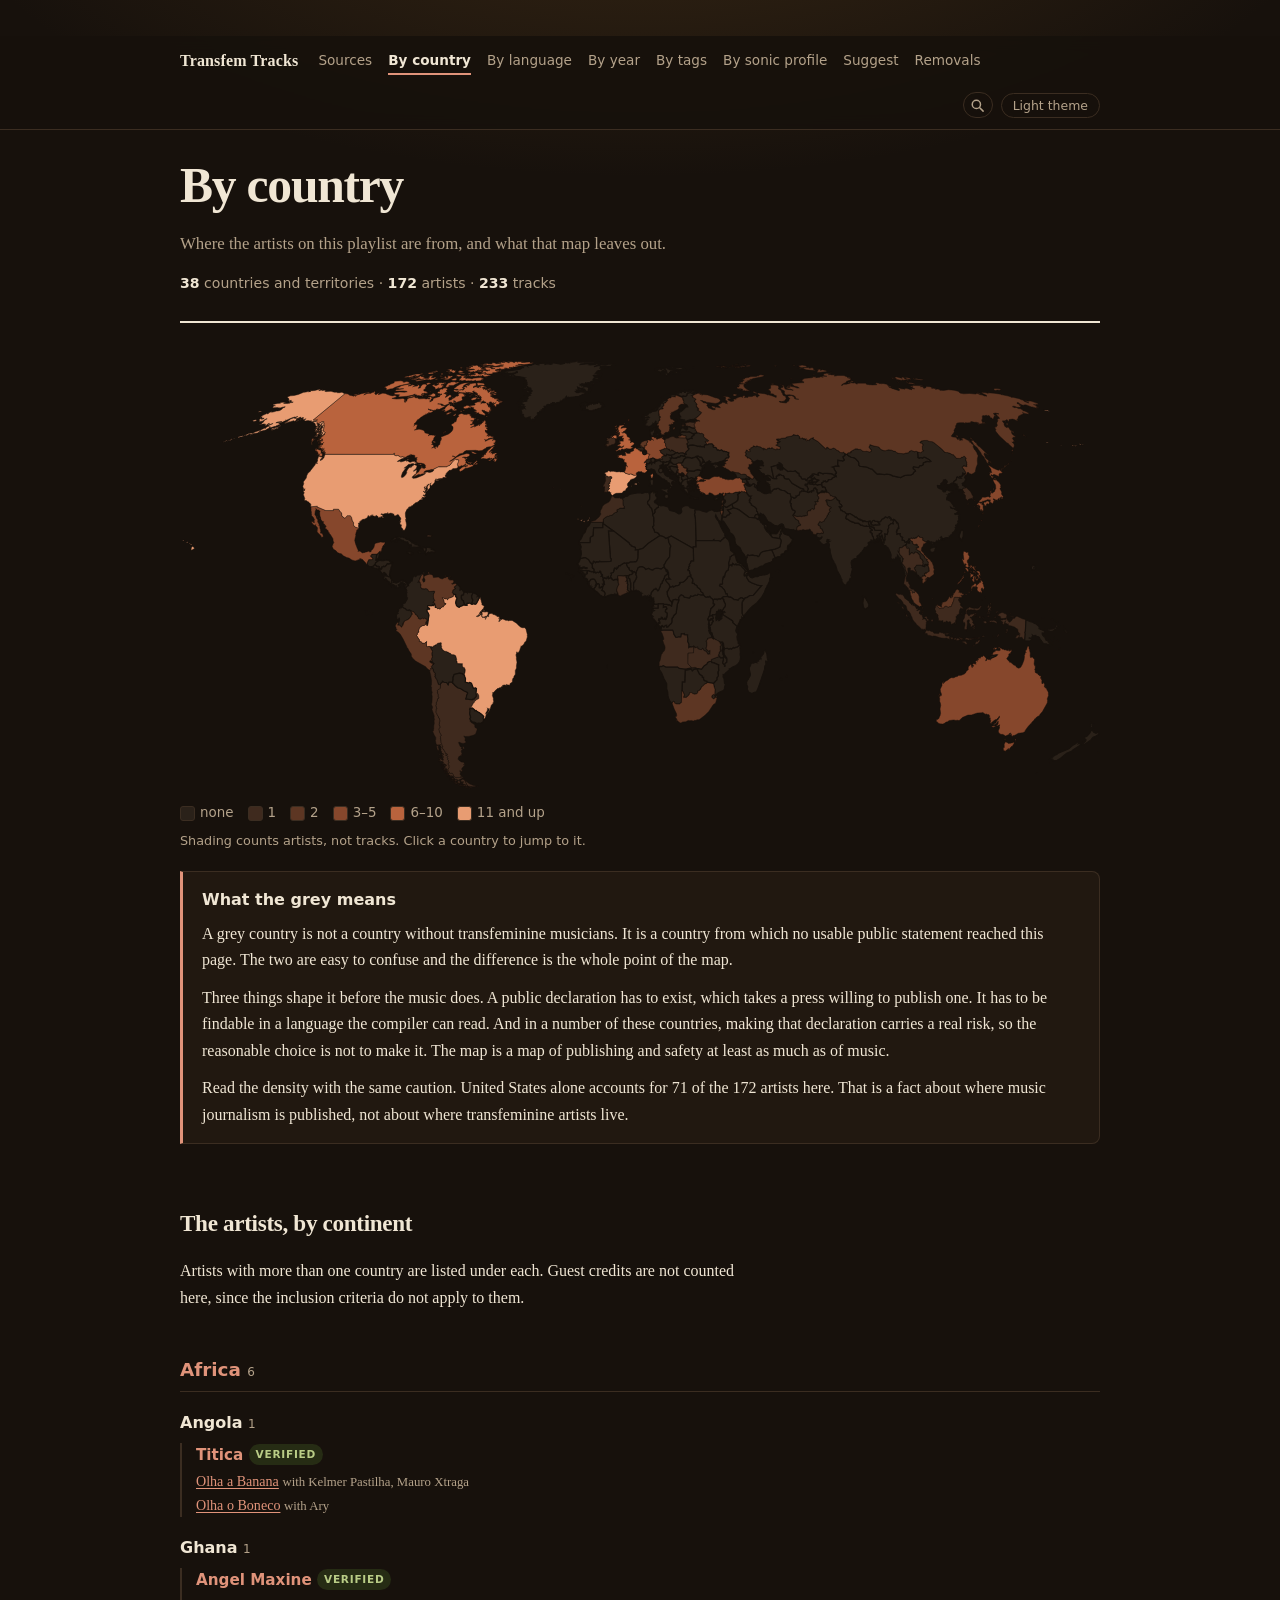
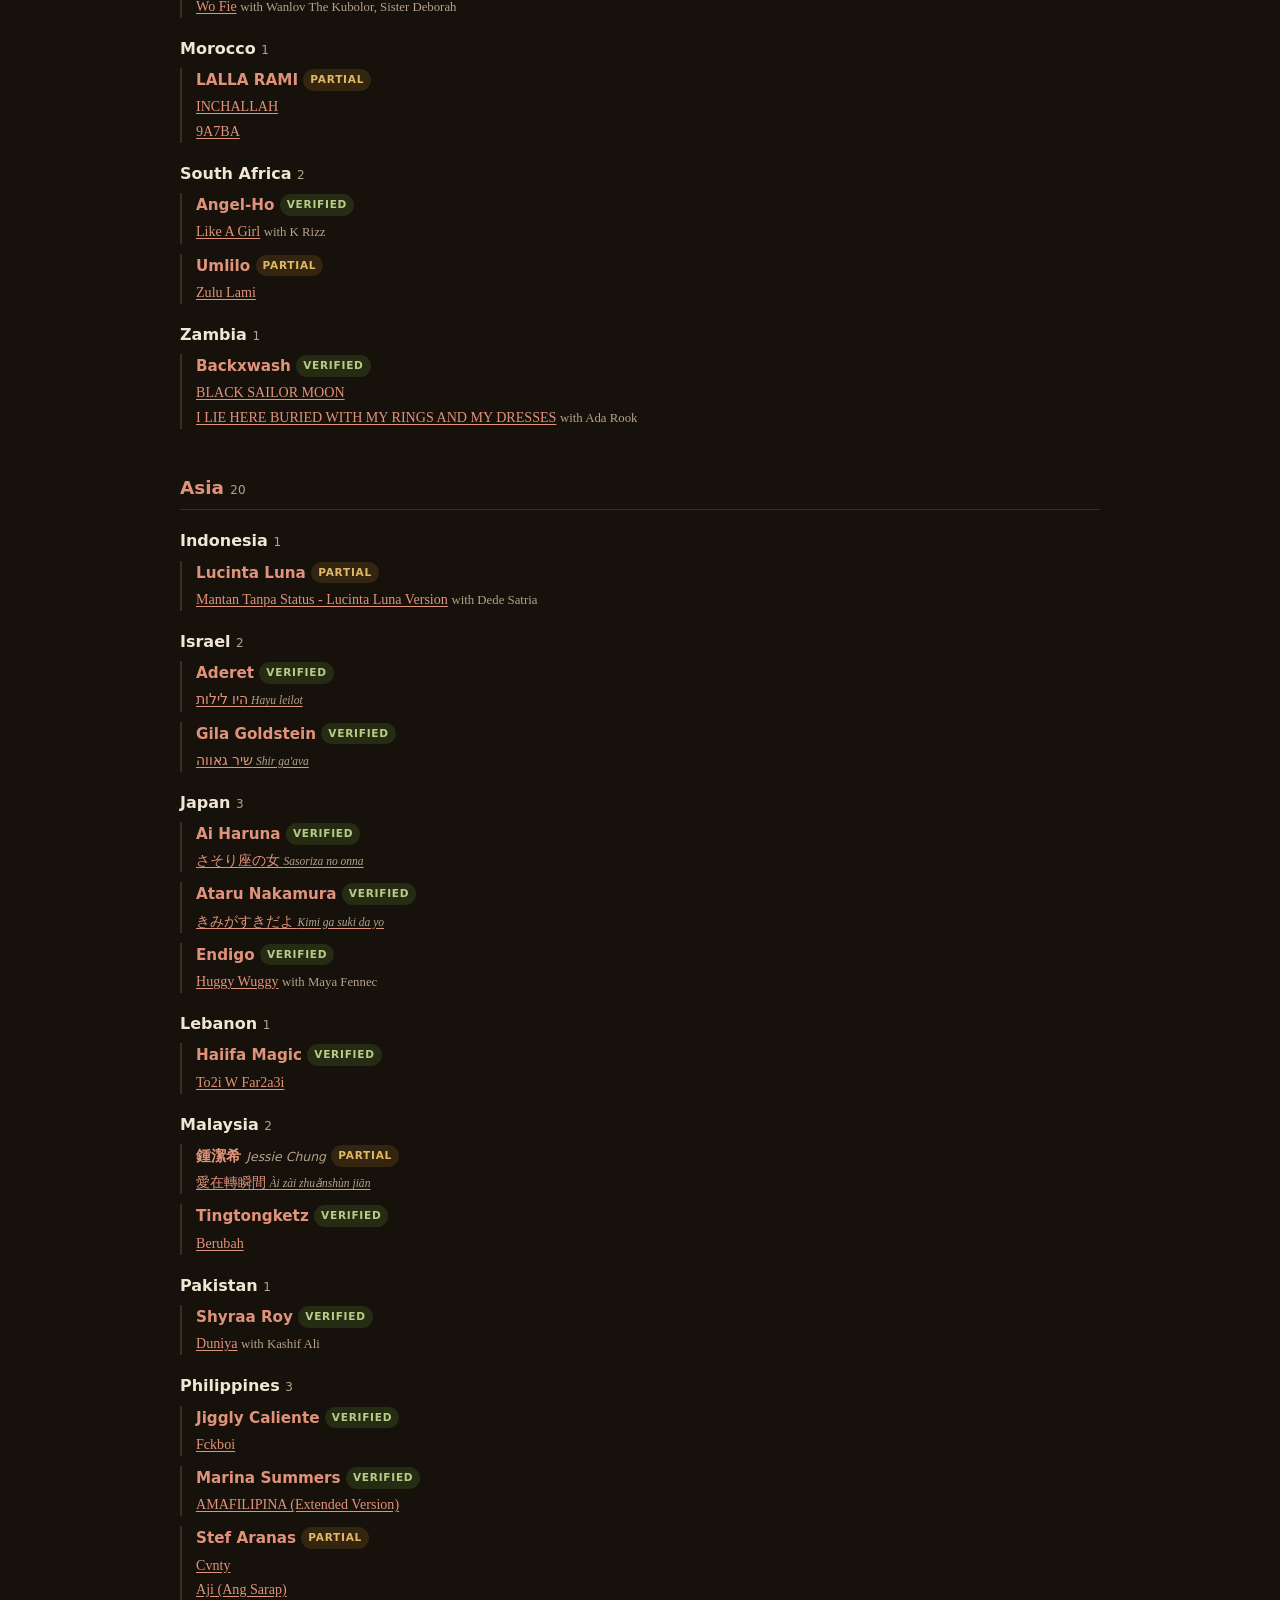
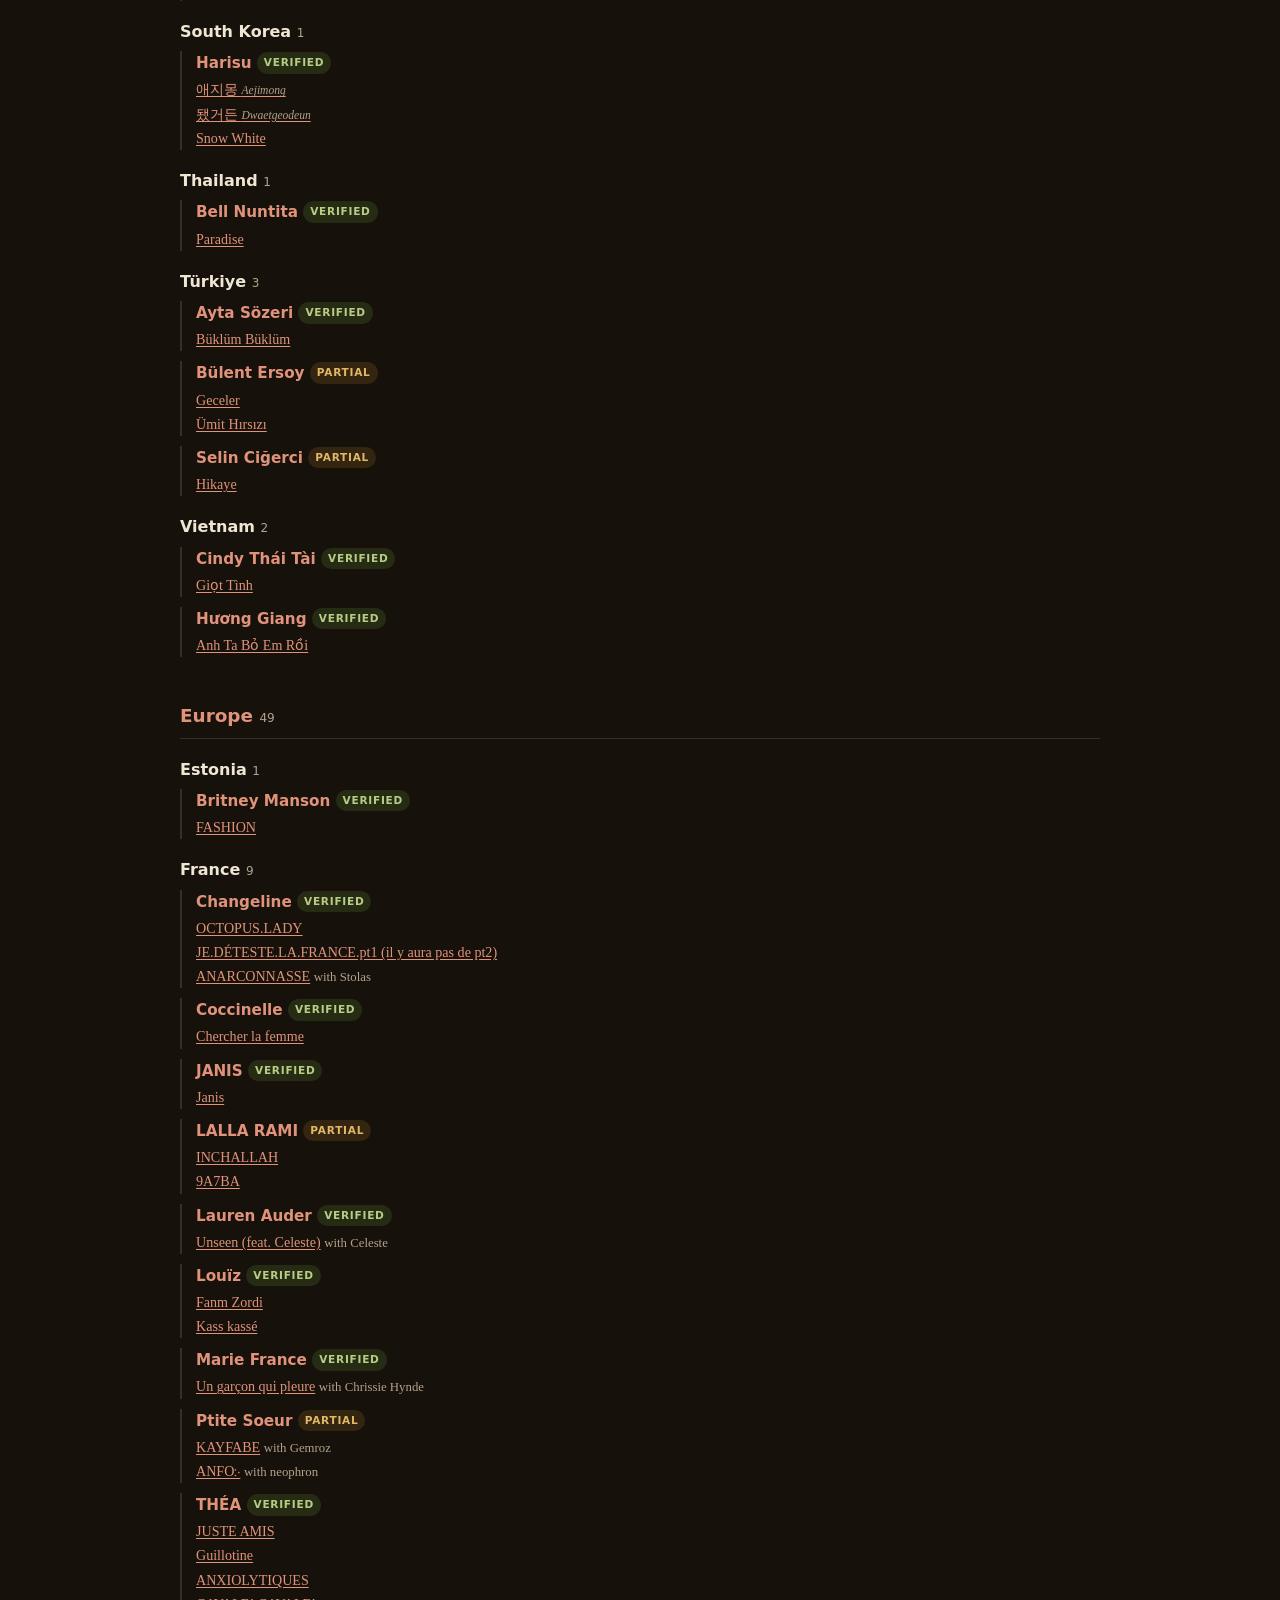
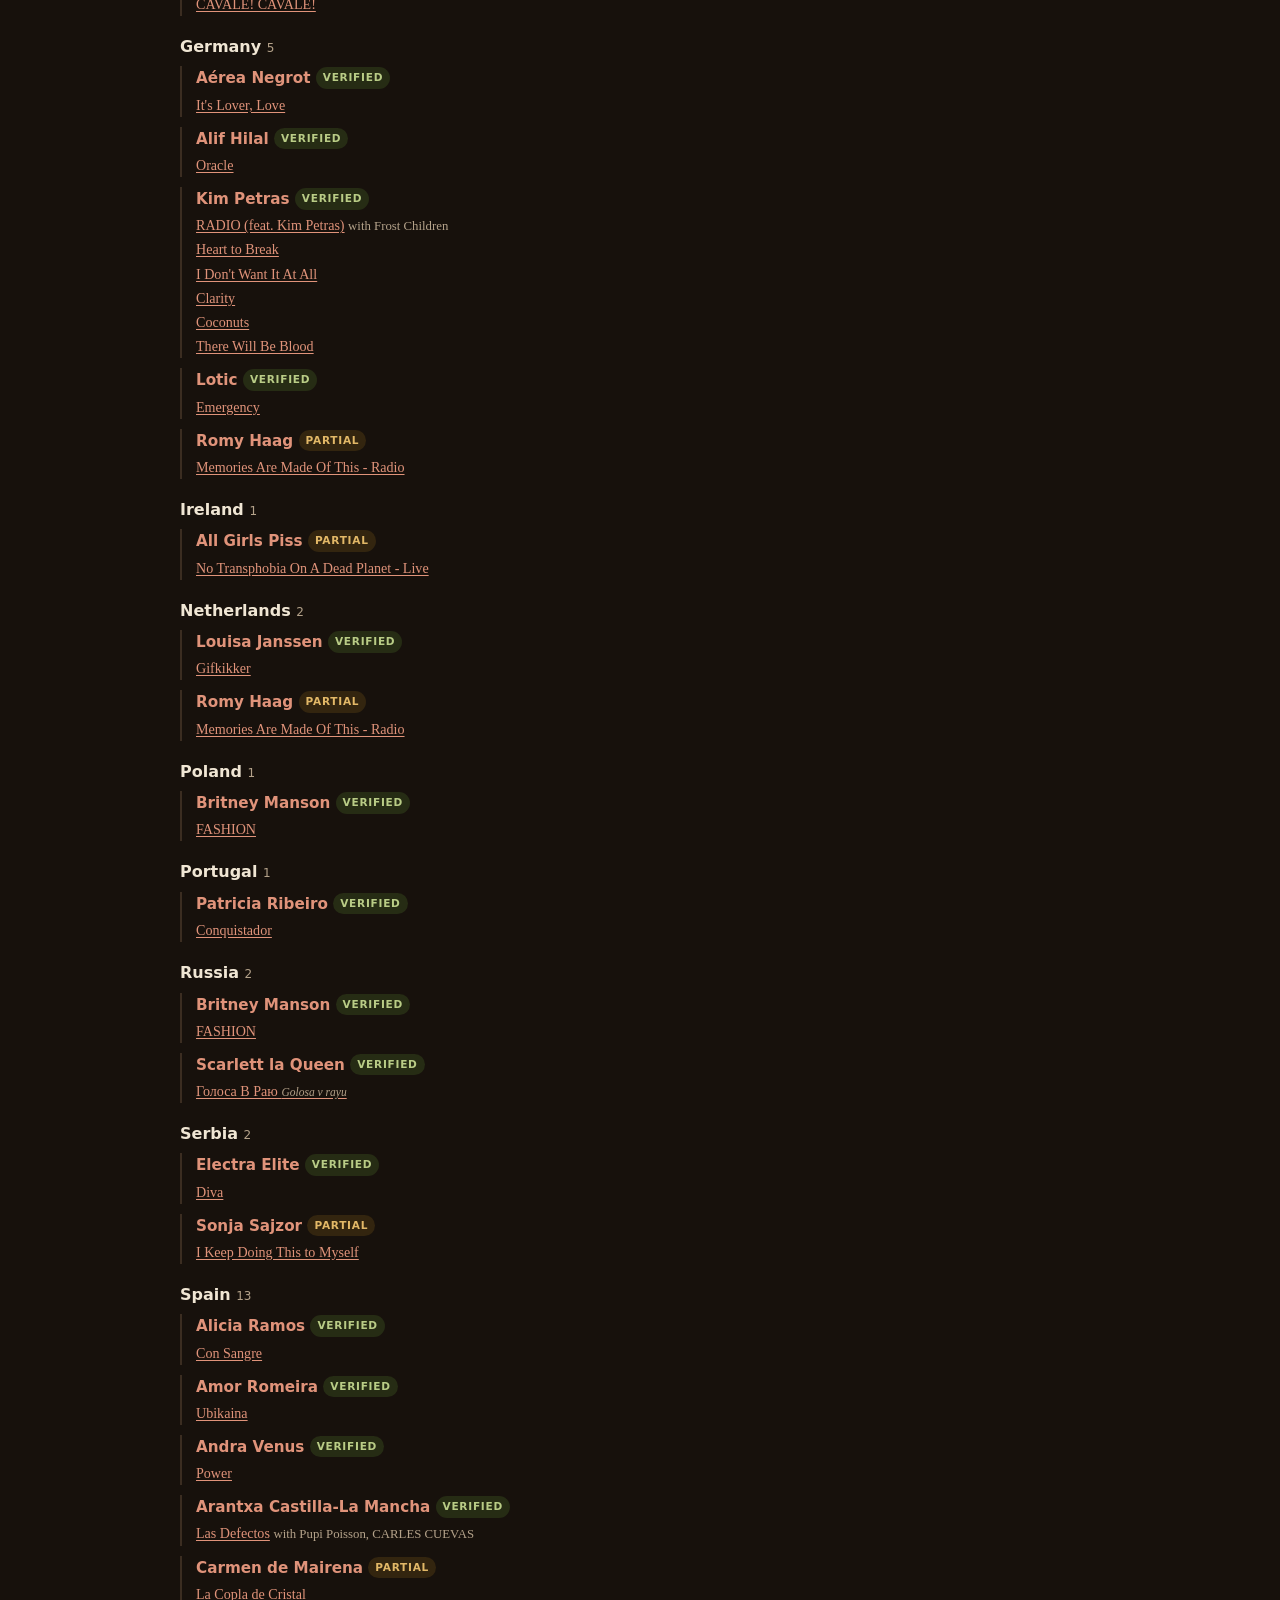
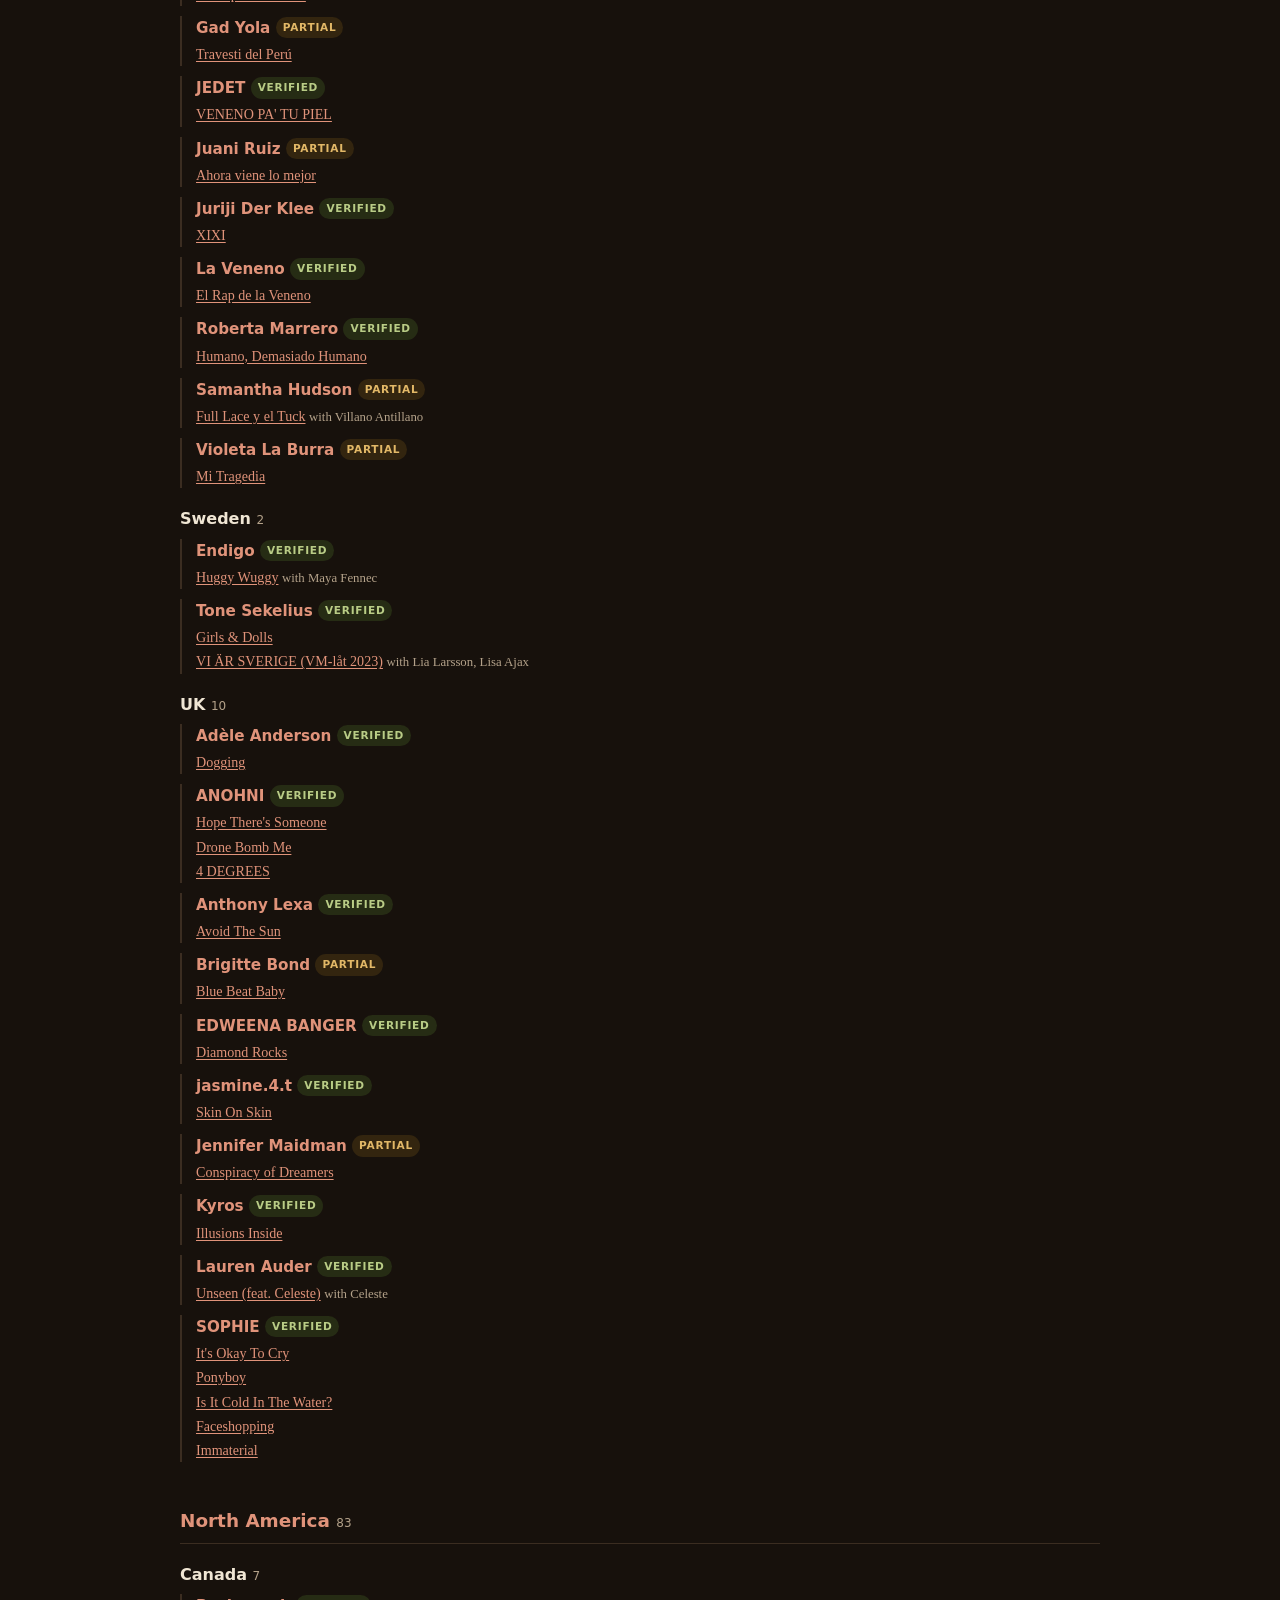
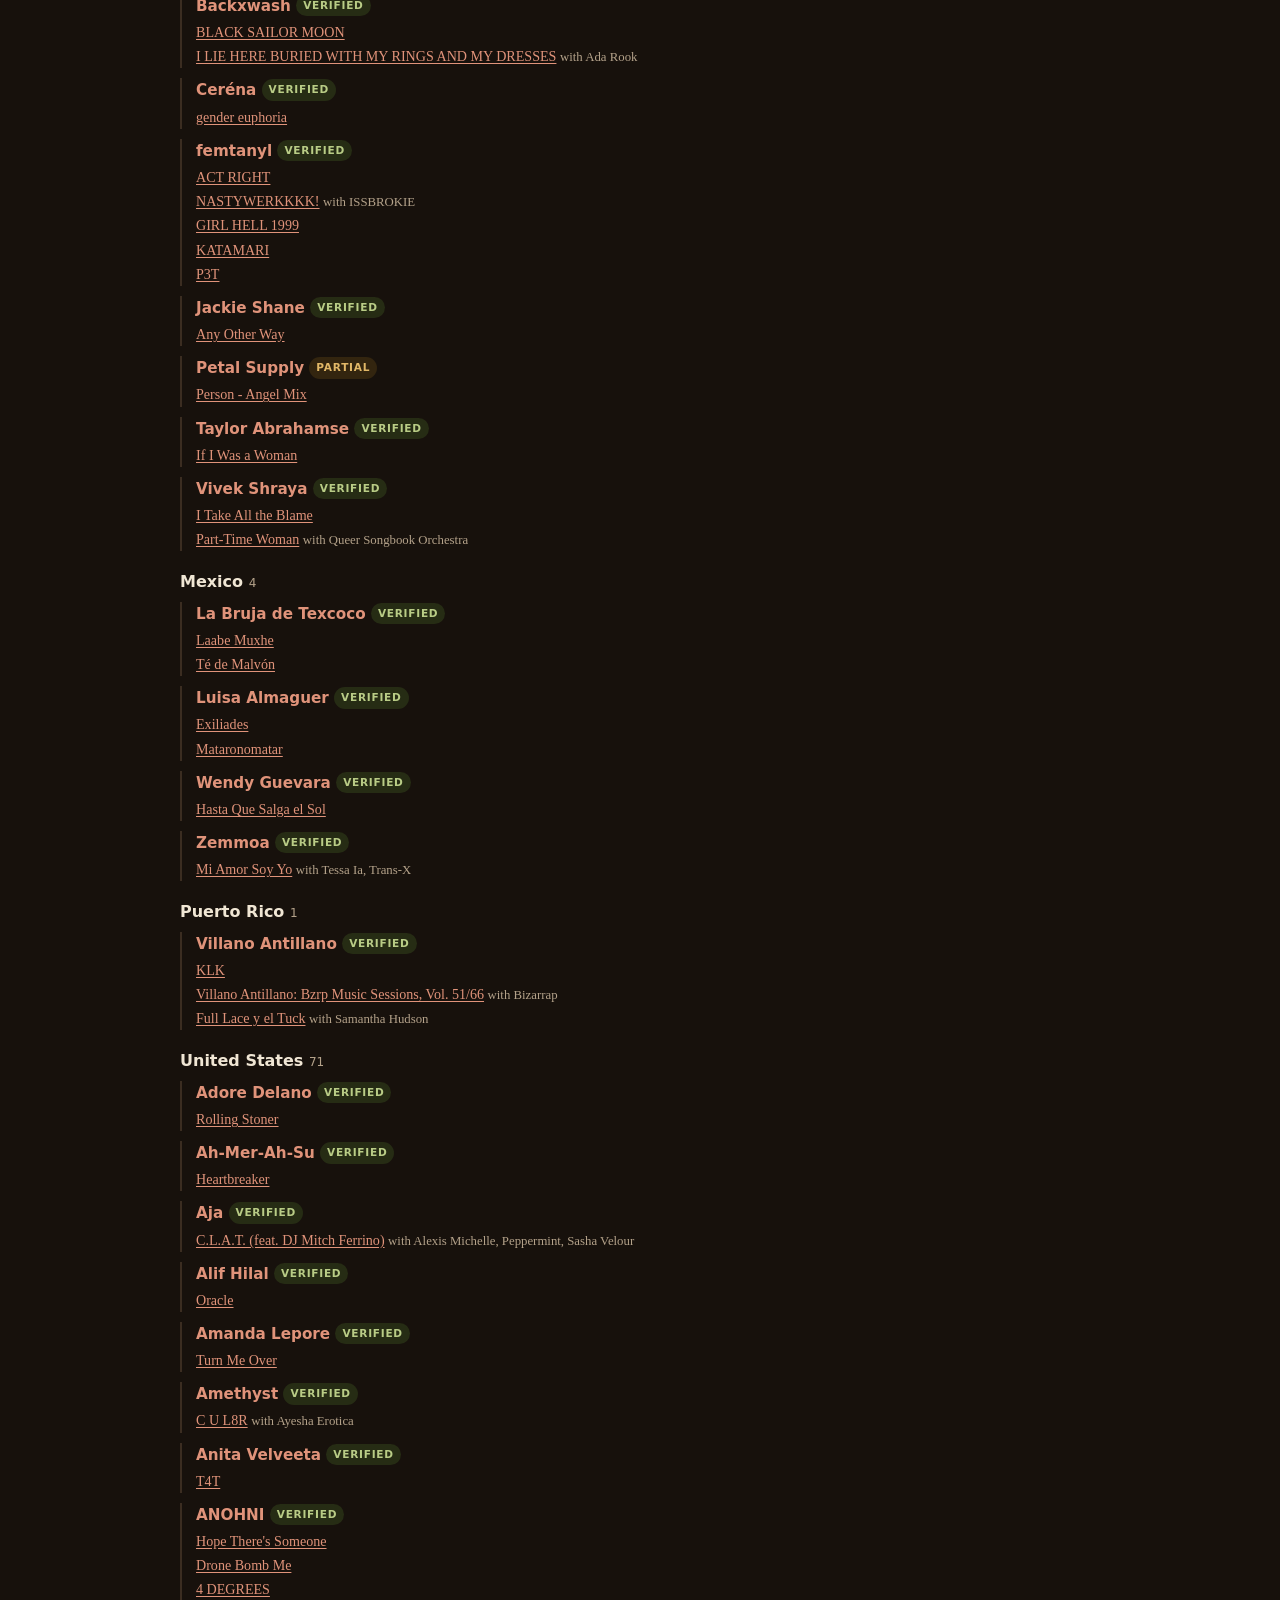
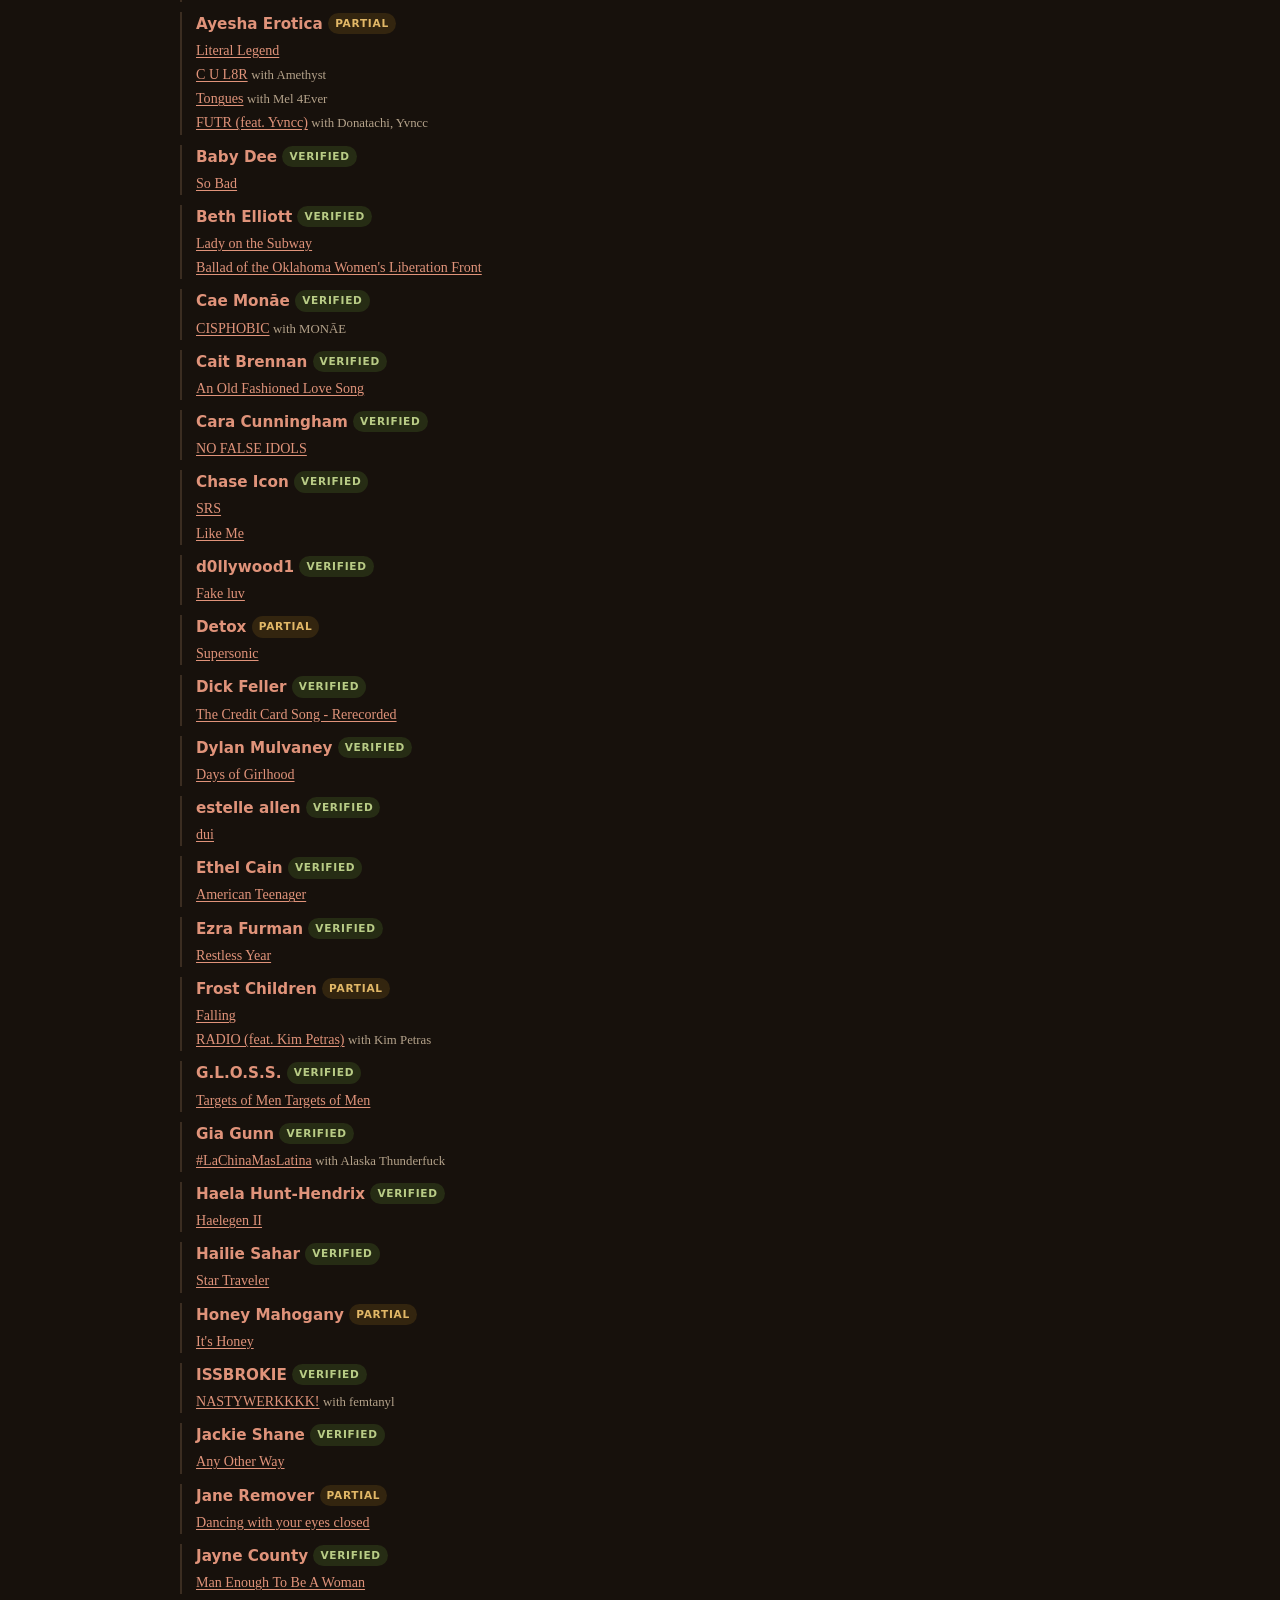
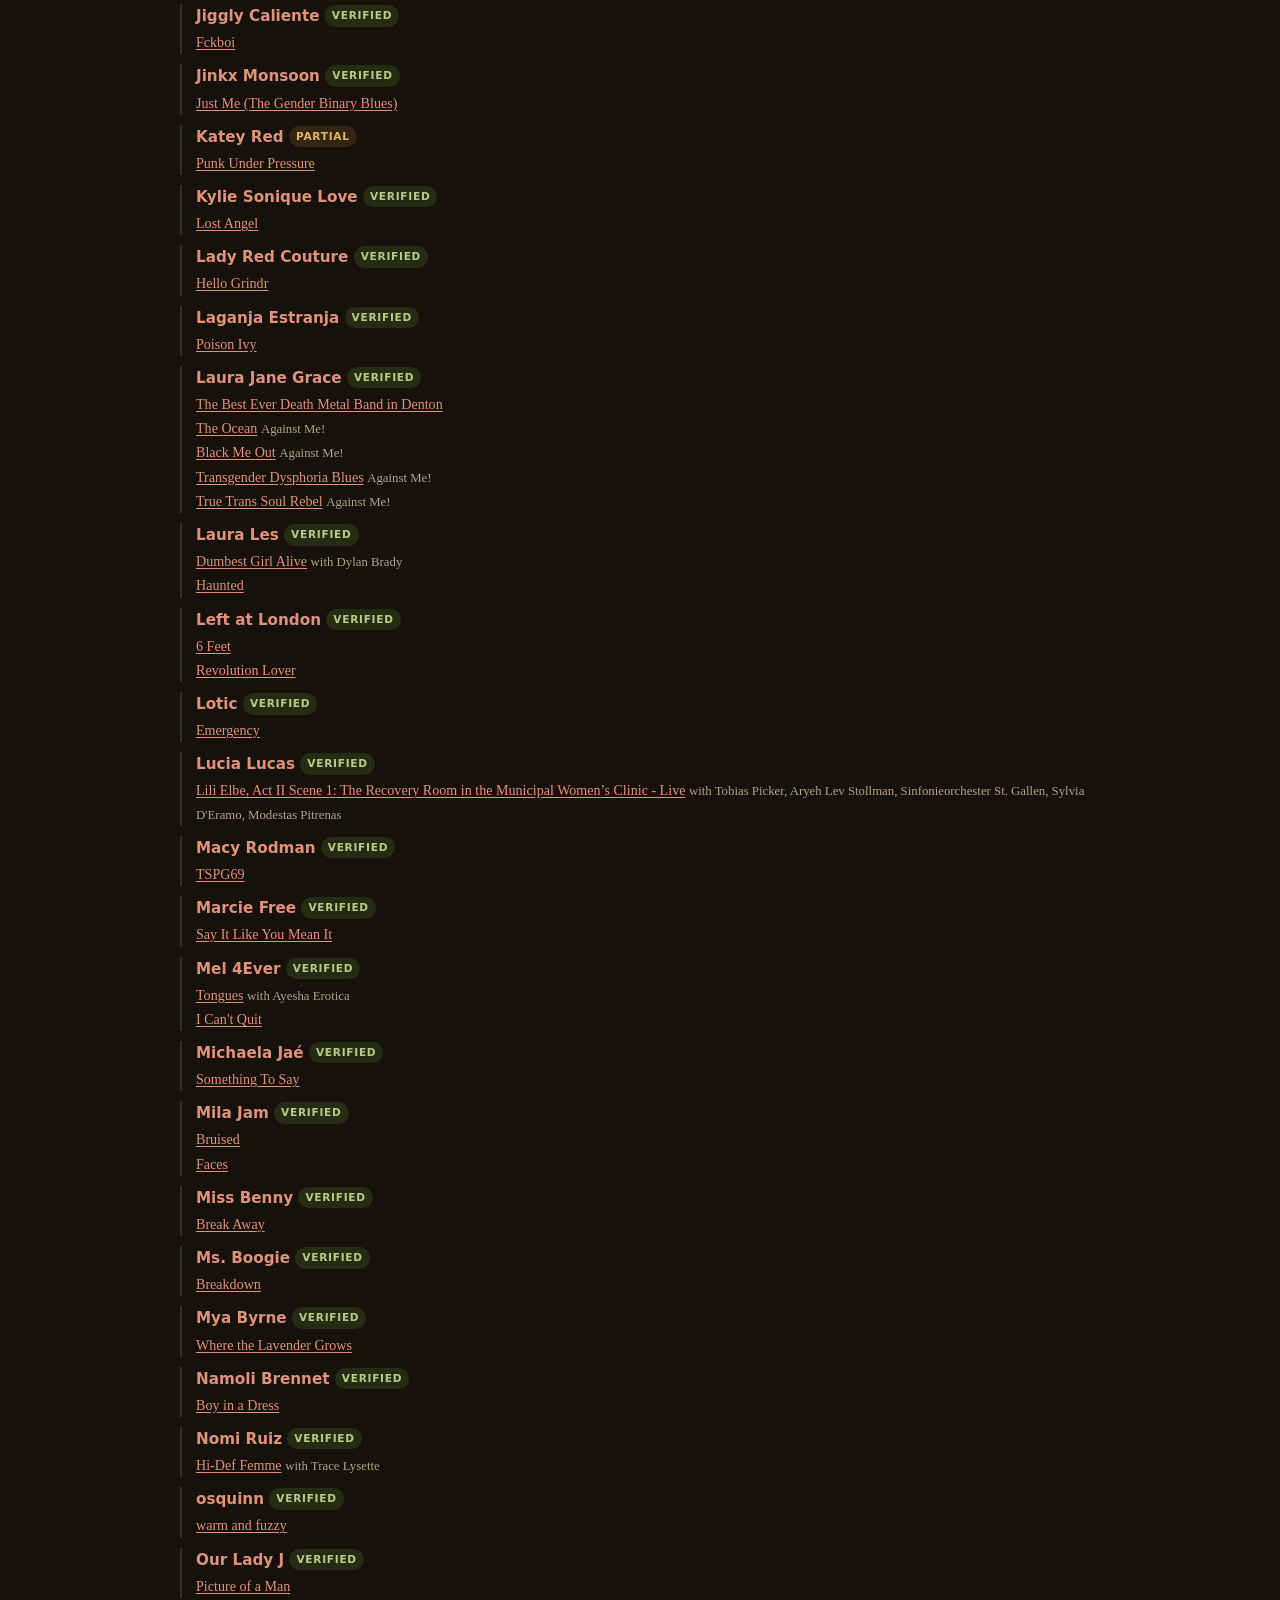
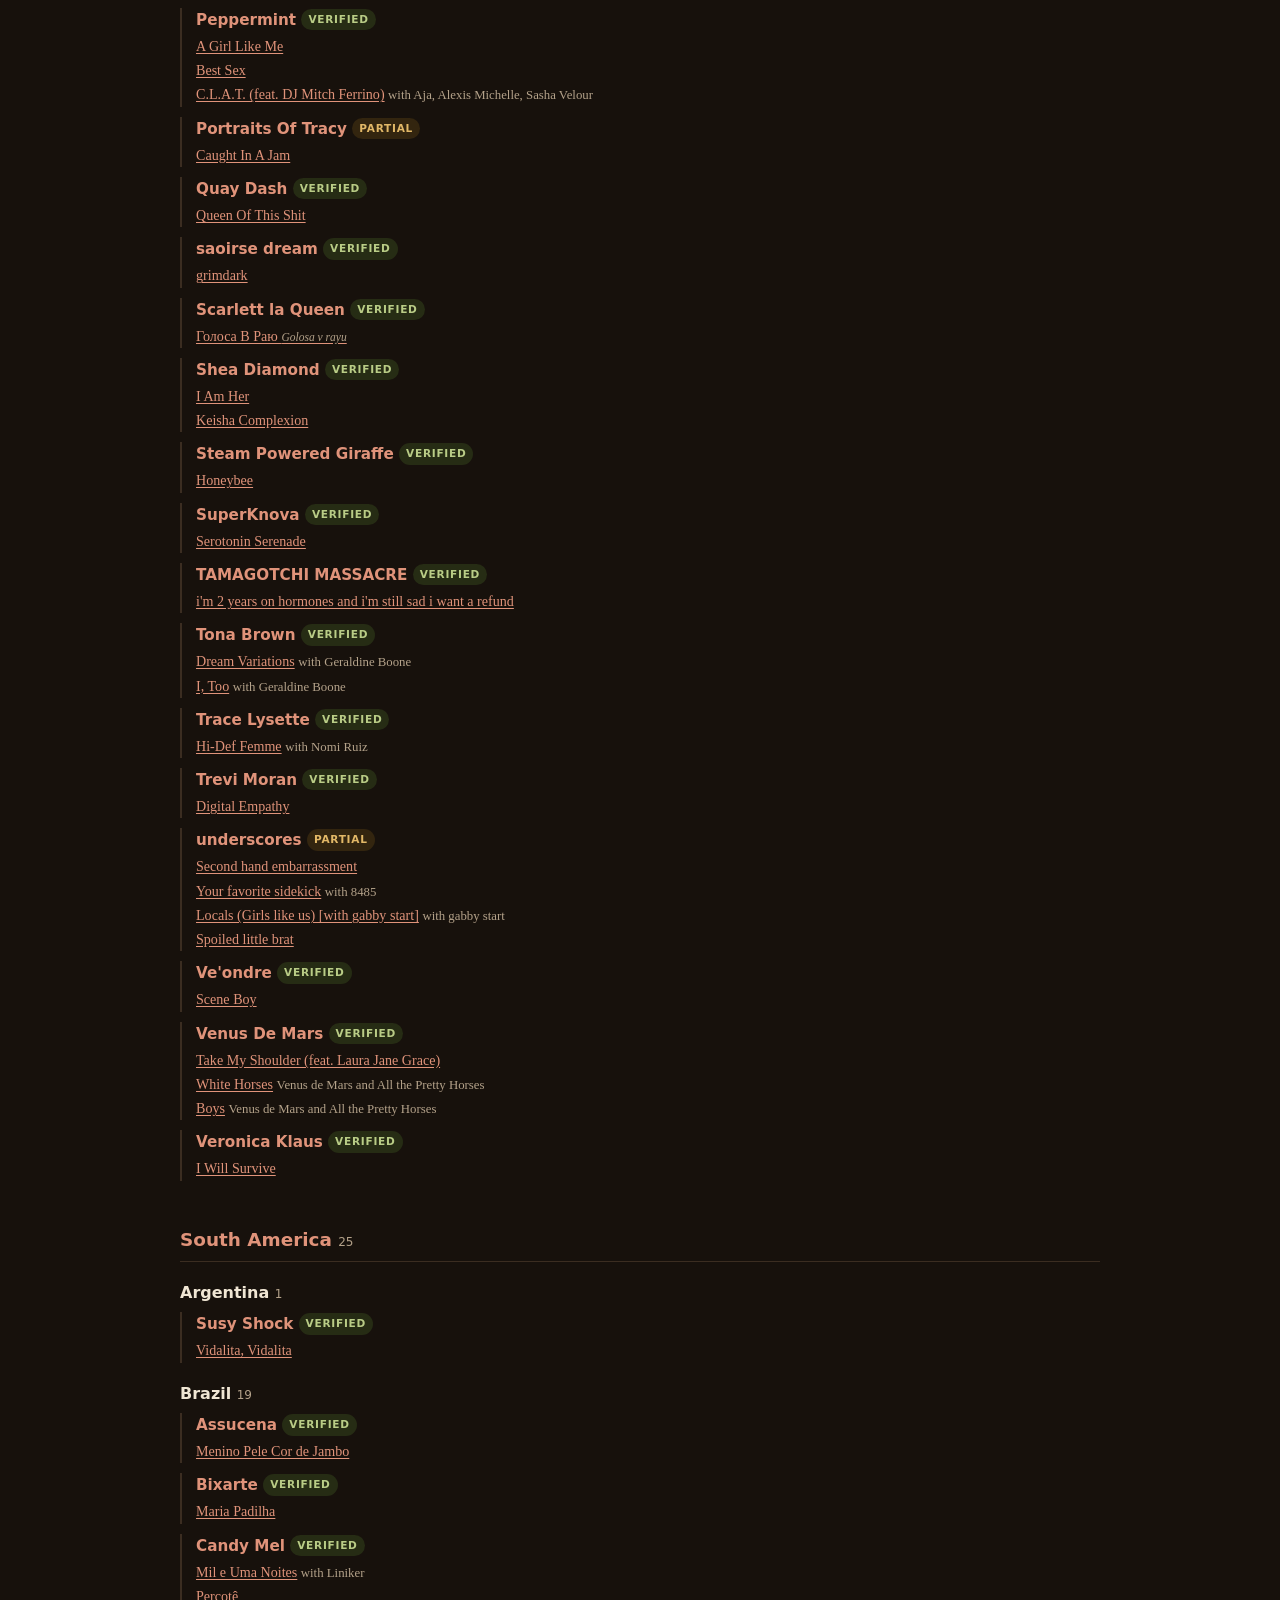
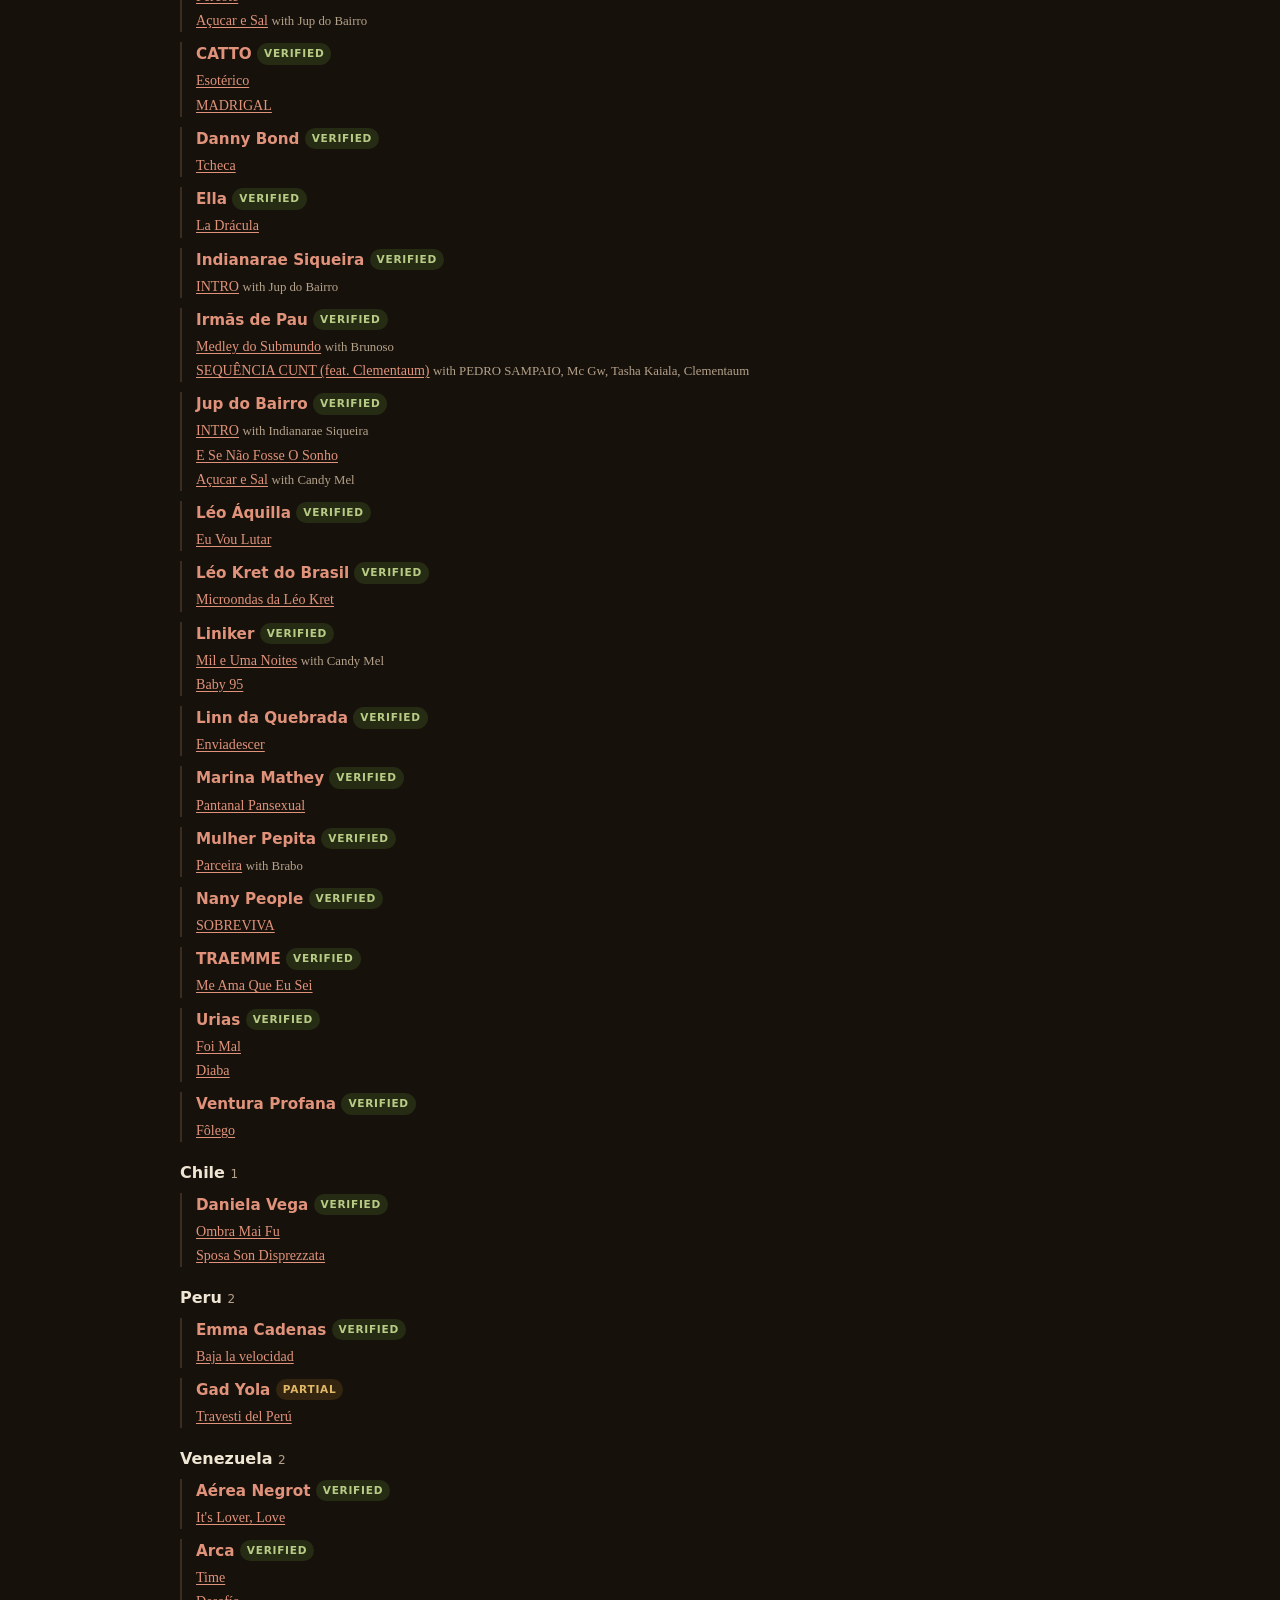
<file: countries.html>
<!doctype html>
<html lang="en">
<head>
<meta charset="utf-8">
<meta name="viewport" content="width=device-width, initial-scale=1">
<link rel="icon" href="favicon.svg" type="image/svg+xml">
<script>(function(){var d=document.documentElement;try{if(localStorage.getItem("tc-theme")==="light")d.dataset.theme="light"}catch(e){}window.tcToggleTheme=function(){var l=d.dataset.theme!=="light";if(l)d.dataset.theme="light";else delete d.dataset.theme;try{localStorage.setItem("tc-theme",l?"light":"dark")}catch(e){}document.dispatchEvent(new Event("tc-themechange"))}})()</script>
<title>Transfem Tracks — by country</title>
<meta name="description" content="The Transfem Tracks playlist mapped by country, and what the empty parts of that map actually record.">
<style>
*,*::before,*::after{box-sizing:border-box}
:root{
  /* Palette tirée de la pochette (novembre 2026). Thème sombre par défaut,
     thème clair au choix (bouton de la barre de navigation, mémorisé dans
     le navigateur). Sombre : terre d'ombre, crème des roses, cuivre. */
  color-scheme:dark;
  --bg:#17110c; --panel:#211810; --ink:#f0e6d4; --muted:#b4a28a; --line:#3b2d21;
  --accent:#e0937a; --soft:#2c1e15; --glow:#6b4a22;
  --ok:#b9cc86; --ok-bg:#262c14; --her:#e2b867; --her-bg:#33250f;
  --flag:#f0a08a; --flag-bg:#3a1a12; --note:#c4b6a4; --note-bg:#2a221b;
}
:root[data-theme="light"]{
  /* Clair : parchemin, terre d'ombre, rouge sang de bœuf des ongles. */
  color-scheme:light;
  --bg:#f5efe4; --panel:#fbf8f2; --ink:#241a12; --muted:#6f6151; --line:#e2d6c3;
  --accent:#8e2420; --soft:#f3e3d8; --glow:#e7c98f;
  --ok:#4b5e1f; --ok-bg:#e8ecd6; --her:#8a5a12; --her-bg:#f6e7c8;
  --flag:#a0331f; --flag-bg:#f8e1d8; --note:#5b5048; --note-bg:#ece5da;
}
html{-webkit-text-size-adjust:100%;scroll-behavior:smooth}
body{margin:0;background:radial-gradient(ellipse 980px 440px at 50% -140px,color-mix(in srgb,var(--glow) 38%,transparent),transparent 72%) no-repeat,var(--bg);color:var(--ink);
 font:16px/1.65 ui-serif,Georgia,"Iowan Old Style","Times New Roman",serif}
.wrap{max-width:960px;margin:0 auto;padding:48px 20px 96px}
header{border-bottom:2px solid var(--ink);padding-bottom:26px;margin-bottom:34px}
h1{font-size:clamp(2rem,6vw,3.1rem);line-height:1.05;margin:0 0 .35em;letter-spacing:-.025em}
.sub{font-size:1.05rem;color:var(--muted);margin:0;max-width:62ch}
h2{font-size:1.45rem;margin:60px 0 .45em;letter-spacing:-.015em}
h3.sec{font-size:1.1rem;margin:40px 0 .15em;color:var(--accent);
 font-family:ui-sans-serif,system-ui,-apple-system,"Segoe UI",sans-serif}
p.secblurb{margin:0 0 12px;color:var(--muted);font-size:.92rem;max-width:70ch}
p{max-width:70ch}
a{color:var(--accent);text-underline-offset:2px}
.note{background:var(--panel);border:1px solid var(--line);border-left:3px solid var(--accent);
 border-radius:0 8px 8px 0;padding:15px 19px;margin:20px 0;max-width:none}
.note p{margin:0 0 .7em;max-width:none} .note p:last-child{margin:0}
.note h4{margin:0 0 .45em;font-size:1rem;font-family:ui-sans-serif,system-ui,sans-serif}
.tablewrap{overflow-x:auto;border:1px solid var(--line);border-radius:9px;background:var(--panel)}
table.tl{border-collapse:collapse;width:100%;min-width:420px;
 font-family:ui-sans-serif,system-ui,-apple-system,"Segoe UI",sans-serif;font-size:.9rem}
table.tl tr{border-bottom:1px solid var(--line)}
table.tl tr:last-child{border-bottom:0}
table.tl td{padding:9px 14px;vertical-align:baseline}
td.n{color:var(--muted);font-variant-numeric:tabular-nums;width:3.2ch;
 text-align:right;font-size:.8rem;padding-right:2px}
td.ti{font-weight:600;width:52%}
td.cr{color:var(--muted)}
td.cr a{color:var(--muted);text-decoration:none;border-bottom:1px dotted var(--line)}
td.cr a:hover{color:var(--accent);border-bottom-color:var(--accent)}
td.cr a.guest{opacity:.62;font-style:italic}
td.yr{text-align:right;width:5ch;font-variant-numeric:tabular-nums;font-size:.82rem}
td.yr a{color:var(--muted);text-decoration:none;border-bottom:1px dotted var(--line)}
td.yr a:hover{color:var(--accent);border-bottom-color:var(--accent)}
td.ly{text-align:right;width:7ch;font-size:.78rem;white-space:nowrap}
td.ly a{color:var(--muted);text-decoration:none;border-bottom:1px dotted var(--line)}
td.ly a:hover{color:var(--accent);border-bottom-color:var(--accent)}
.st{display:inline-block;font-size:.66rem;text-transform:uppercase;letter-spacing:.07em;
 padding:2px 7px;border-radius:99px;font-weight:600;vertical-align:2px;
 font-family:ui-sans-serif,system-ui,sans-serif;white-space:nowrap}
.st-ok{color:var(--ok);background:var(--ok-bg)}
.st-her{color:var(--her);background:var(--her-bg)}
.st-flag{color:var(--flag);background:var(--flag-bg)}
.st-note{color:var(--note);background:var(--note-bg)}
.legend{display:flex;flex-wrap:wrap;gap:9px 18px;margin:16px 0 0;padding:0;list-style:none;
 font-family:ui-sans-serif,system-ui,sans-serif;font-size:.84rem;color:var(--muted)}
.legend li{display:flex;align-items:center;gap:7px}
.cards{display:grid;grid-template-columns:repeat(auto-fill,minmax(268px,1fr));gap:12px;margin-top:18px}
.card{background:var(--panel);border:1px solid var(--line);border-radius:9px;padding:14px 16px;
 font-family:ui-sans-serif,system-ui,-apple-system,"Segoe UI",sans-serif;scroll-margin-top:20px}
.card:target{border-color:var(--accent);background:var(--soft)}
.card-note{opacity:.72}
.card h4{margin:0 0 4px;font-size:1rem;display:flex;flex-wrap:wrap;align-items:center;gap:8px}
.card .meta{margin:0 0 8px;font-size:.76rem;color:var(--muted);letter-spacing:.02em;max-width:none}
.card .desc{margin:0 0 8px;font-size:.87rem;line-height:1.5;max-width:none}
.card .src{margin:0;font-size:.79rem;color:var(--muted);max-width:none}
.none{font-style:italic}
footer{margin-top:72px;padding-top:22px;border-top:1px solid var(--line);
 color:var(--muted);font-size:.86rem}
ul.plain{padding-left:1.1em} ul.plain li{margin-bottom:.5em;max-width:70ch}
blockquote{margin:8px 0 8px;padding:0 0 0 12px;border-left:2px solid var(--accent);
 font-family:ui-serif,Georgia,serif;font-style:italic;font-size:.9rem;line-height:1.5;color:var(--ink)}
.hero-link{display:inline-block;margin-top:16px;font-family:ui-sans-serif,system-ui,sans-serif;
 font-size:.9rem;font-weight:600;background:var(--accent);color:var(--bg);border:1.5px solid var(--accent);
 padding:9px 16px;border-radius:99px;text-decoration:none}
.hero-link:hover{opacity:.88}
.count{font-variant-numeric:tabular-nums}
.colophon{margin-top:12px;font-size:.82rem;line-height:1.6}
.stats{margin:14px 0 0;font-family:ui-sans-serif,system-ui,-apple-system,sans-serif;font-size:.88rem;color:var(--muted);max-width:none;line-height:1.7}
.stats strong{color:var(--ink);font-variant-numeric:tabular-nums}
.statnote{margin:6px 0 0;font-family:ui-sans-serif,system-ui,-apple-system,sans-serif;font-size:.78rem;color:var(--muted);max-width:62ch;line-height:1.6;opacity:.85}

/* --- pages annexes : countries.html et languages.html --- */
.pagenav{font-family:ui-sans-serif,system-ui,-apple-system,sans-serif;font-size:.85rem;
 display:flex;gap:18px;align-items:center;margin:0 0 30px;flex-wrap:wrap}
.pagenav a{color:var(--muted);text-decoration:none;border-bottom:1px solid transparent;padding-bottom:2px}
.pagenav a:hover{color:var(--accent);border-bottom-color:var(--accent)}
.pagenav .here{color:var(--ink);font-weight:600;border-bottom:2px solid var(--accent);padding-bottom:1px}

.mapfig{margin:26px 0 8px;padding:0}
.worldmap{display:block;width:100%;height:auto;background:transparent}
.worldmap .mc{stroke:var(--bg);stroke-width:1.2;vector-effect:non-scaling-stroke}
.worldmap a{cursor:pointer}
.worldmap a:hover path{stroke:var(--ink);stroke-width:2.2}
:root{--l0:#2a2119;--l1:#3f2a1e;--l2:#5d3623;--l3:#86472c;--l4:#b9633d;--l5:#e89c72}
:root[data-theme="light"]{--l0:#e9e1d3;--l1:#f0d6c0;--l2:#dfae8b;--l3:#c7805c;--l4:#a24f35;--l5:#74221a}
.worldmap .l0{fill:var(--l0)}.worldmap .l1{fill:var(--l1)}
.worldmap .l2{fill:var(--l2)}.worldmap .l3{fill:var(--l3)}
.worldmap .l4{fill:var(--l4)}.worldmap .l5{fill:var(--l5)}

figcaption{font-family:ui-sans-serif,system-ui,-apple-system,sans-serif;
 font-size:.8rem;color:var(--muted)}
figcaption p{margin:6px 0 0;max-width:none}
.legend{display:flex;gap:14px;flex-wrap:wrap;align-items:center;margin-top:10px}
.key{display:inline-flex;align-items:center;gap:5px}
.key i{width:15px;height:15px;border-radius:3px;display:inline-block;
 border:1px solid var(--line)}
.key i.l0{background:var(--l0)}.key i.l1{background:var(--l1)}
.key i.l2{background:var(--l2)}.key i.l3{background:var(--l3)}
.key i.l4{background:var(--l4)}.key i.l5{background:var(--l5)}

.bars{display:flex;flex-direction:column;gap:3px}
.bar{display:grid;grid-template-columns:9.5em 1fr 2.2em;align-items:center;gap:10px;
 font-family:ui-sans-serif,system-ui,-apple-system,sans-serif;font-size:.85rem;
 text-decoration:none;color:var(--ink);padding:3px 4px;border-radius:5px}
.bar:hover{background:var(--soft)}
.bl{overflow:hidden;text-overflow:ellipsis;white-space:nowrap}
.bt{background:var(--l1);border-radius:3px;height:15px;overflow:hidden}
.bf{display:block;height:100%;background:var(--accent);border-radius:3px}
.bn{text-align:right;color:var(--muted);font-variant-numeric:tabular-nums}

h3.cont{font-size:1.15rem;margin:44px 0 6px;color:var(--accent);
 font-family:ui-sans-serif,system-ui,-apple-system,sans-serif;
 border-bottom:1px solid var(--line);padding-bottom:6px}
.atlas-group{scroll-margin-top:18px;margin:0 0 18px}
h4.ctry{font-size:1rem;margin:18px 0 6px;
 font-family:ui-sans-serif,system-ui,-apple-system,sans-serif}
.cnt{font-family:ui-sans-serif,system-ui,-apple-system,sans-serif;
 font-size:.75rem;color:var(--muted);font-weight:400;font-variant-numeric:tabular-nums}
.atlas-artist{margin:0 0 10px 0;padding-left:14px;border-left:2px solid var(--line)}
.atlas-artist h4{margin:0 0 2px;font-size:.95rem;
 font-family:ui-sans-serif,system-ui,-apple-system,sans-serif;font-weight:600}
.atlas-artist h4 a{text-decoration:none}
.atlas-artist h4 a:hover{text-decoration:underline}
ul.atlas-tracks{list-style:none;margin:0;padding:0;font-size:.88rem}
ul.atlas-tracks li{margin:0 0 1px}
ul.atlas-tracks .cr{color:var(--muted);font-size:.8rem}
@media (max-width:560px){.bar{grid-template-columns:7em 1fr 2em;font-size:.8rem}}

/* --- pochette, page d'accueil seulement --- */
header.withcover{display:grid;grid-template-columns:1fr auto;gap:8px 28px;align-items:start;justify-items:start}
header.withcover .cover{grid-column:2;grid-row:1 / span 4;width:150px;height:150px;
 border-radius:10px;object-fit:cover;box-shadow:0 0 0 1px var(--line),0 3px 12px -6px var(--glow)}
@media (max-width:620px){header.withcover{grid-template-columns:1fr}
 header.withcover .cover{grid-column:1;grid-row:auto;width:96px;height:96px;order:-1}}

/* --- thème clair : bouton Spotify discret (contour seulement) --- */
:root[data-theme="light"] .hero-link{background:transparent;color:var(--accent)}
:root[data-theme="light"] .hero-link:hover{background:var(--soft);opacity:1}

/* --- choix du thème --- */
.themebtn{margin-left:auto;font:inherit;font-size:.78rem;line-height:1.4;background:none;
 border:1px solid var(--line);color:var(--muted);border-radius:99px;padding:3px 11px;cursor:pointer}
.themebtn:hover{color:var(--accent);border-color:var(--accent)}
:root[data-theme="light"] .themebtn .to-light,:root:not([data-theme="light"]) .themebtn .to-dark{display:none}

/* --- recherche (10 novembre 2026) --- */
.pagenav{position:relative}
.navtools{margin-left:auto;display:inline-flex;align-items:center;gap:8px}
.navtools .themebtn{margin-left:0}
.searchbtn{display:inline-flex;align-items:center;justify-content:center;background:none;
 border:1px solid var(--line);color:var(--muted);border-radius:99px;width:30px;height:26px;padding:0;cursor:pointer}
.searchbtn:hover,.searchbtn[aria-expanded="true"]{color:var(--accent);border-color:var(--accent)}
.searchbtn[hidden]{display:none}
.searchpanel{position:absolute;right:0;top:calc(100% + 8px);z-index:20;width:min(420px,100%);
 background:var(--panel);border:1px solid var(--line);border-radius:9px;padding:10px;
 box-shadow:0 8px 24px rgba(0,0,0,.25)}
.searchpanel[hidden]{display:none}
.searchpanel input{width:100%;box-sizing:border-box;font:inherit;font-size:.95rem;color:var(--ink);
 background:var(--bg);border:1px solid var(--line);border-radius:6px;padding:7px 10px}
.searchpanel input:focus{outline:2px solid var(--accent);outline-offset:1px}
.searchout{list-style:none;margin:6px 0 0;padding:0;max-height:60vh;overflow-y:auto}
.searchout li a{display:block;padding:6px 6px;border-radius:5px;color:var(--ink);text-decoration:none;line-height:1.35}
.searchout li a:hover,.searchout li a:focus{background:var(--soft)}
.searchout .sk{display:inline-block;min-width:44px;margin-right:8px;font-size:.7rem;text-transform:uppercase;letter-spacing:.04em;color:var(--muted)}
.searchout .ss{display:block;margin-left:52px;font-size:.78rem;color:var(--muted)}
.searchout .more{padding:6px;font-size:.8rem;color:var(--muted)}
tr:target td{background:var(--soft)}
details.row:target>summary{background:var(--soft)}

/* --- barre collée, nom du site et menu (10 novembre 2026) --- */
html{scroll-padding-top:72px}
.pagenav.js{position:sticky;top:0;z-index:60;padding:12px 0;margin-top:-12px}
.pagenav.js::before{content:"";position:absolute;top:0;bottom:0;left:calc(50% - 50vw);width:100vw;z-index:-1;
 background:color-mix(in srgb,var(--bg) 90%,transparent);border-bottom:1px solid var(--line);
 -webkit-backdrop-filter:blur(8px);backdrop-filter:blur(8px)}
body{overflow-x:clip}
.pagenav{gap:16px}
.pagenav .brand{font-family:Georgia,"Times New Roman",serif;font-weight:700;font-size:1rem;
 color:var(--ink);letter-spacing:.01em;white-space:nowrap;border-bottom:0;margin-right:4px}
.pagenav .brand:hover{color:var(--accent)}
.navlinks{display:flex;flex-wrap:wrap;gap:16px;align-items:center}
.menubtn{display:none;align-items:center;gap:6px;font:inherit;font-size:.8rem;background:none;
 color:var(--muted);border:1px solid var(--line);border-radius:99px;height:26px;padding:0 10px;cursor:pointer}
.menubtn:hover,.menubtn[aria-expanded="true"]{color:var(--accent);border-color:var(--accent)}
@media (max-width:1000px){
 .pagenav.js{flex-wrap:nowrap}
 .pagenav.js .menubtn{display:inline-flex}
 .pagenav.js .menubtn[hidden]{display:none}
 .pagenav.js .navlinks{display:none;position:absolute;left:0;top:calc(100% + 6px);z-index:70;
  flex-direction:column;align-items:flex-start;gap:0;min-width:220px;padding:6px;
  background:var(--panel);border:1px solid var(--line);border-radius:9px;box-shadow:0 8px 24px rgba(0,0,0,.25)}
 .pagenav.js.open .navlinks{display:flex}
 .pagenav.js .navlinks a,.pagenav.js .navlinks .here{display:block;width:100%;box-sizing:border-box;padding:9px 10px;border-radius:6px;border-bottom:0}
 .pagenav.js .navlinks a:hover{background:var(--soft)}
 .pagenav.js .navlinks .here{background:var(--soft)}
}
@media (max-width:420px){.pagenav .brand{font-size:.92rem}.menubtn span{display:none}.menubtn{padding:0 8px}}

/* Transcription latine d'un nom ou d'un titre non latin (roman.py). */
.rom{font-size:.82em;font-style:italic;font-weight:400;color:var(--muted);letter-spacing:0;text-transform:none}
.searchout .sr{font-size:.85em;font-style:italic;color:var(--muted)}
</style>
<link rel="canonical" href="https://clairevdd.github.io/transfem-tracks/countries.html">
<meta property="og:type" content="website">
<meta property="og:site_name" content="Transfem Tracks">
<meta property="og:title" content="Transfem Tracks — by country">
<meta property="og:description" content="The Transfem Tracks playlist mapped by country, and what the empty parts of that map actually record.">
<meta property="og:url" content="https://clairevdd.github.io/transfem-tracks/countries.html">
<meta property="og:image" content="https://clairevdd.github.io/transfem-tracks/cover.jpg">
<meta name="twitter:card" content="summary">
</head>
<body>
<div class="wrap">
<nav class="pagenav" id="tc-nav"><a class="brand" href="index.html">Transfem Tracks</a><button type="button" class="menubtn" id="tc-menu" hidden aria-expanded="false" aria-controls="tc-links"><svg viewBox="0 0 20 20" width="15" height="15" aria-hidden="true"><path d="M3 5h14M3 10h14M3 15h14" stroke="currentColor" stroke-width="2" stroke-linecap="round"/></svg><span>Menu</span></button><span class="navlinks" id="tc-links"><a href="index.html">Sources</a><span class="here">By country</span><a href="languages.html">By language</a><a href="years.html">By year</a><a href="tags.html">By tags</a><a href="sonic.html">By sonic profile</a><a href="https://tally.so/r/xVMa9o" target="_blank" rel="noopener">Suggest</a><a href="https://tally.so/r/2EWdyg" target="_blank" rel="noopener">Removals</a></span><span class="navtools"><button type="button" class="searchbtn" id="tcs-btn" hidden aria-label="Search artists and songs" aria-expanded="false" aria-controls="tcs-panel"><svg viewBox="0 0 20 20" width="15" height="15" aria-hidden="true"><circle cx="8.5" cy="8.5" r="5.5" fill="none" stroke="currentColor" stroke-width="2"/><path d="M13 13l4.5 4.5" stroke="currentColor" stroke-width="2" stroke-linecap="round"/></svg></button><div class="searchpanel" id="tcs-panel" hidden><input type="search" id="tcs-in" placeholder="Search an artist or a song" autocomplete="off" spellcheck="false" aria-label="Search an artist or a song"><ul id="tcs-out" class="searchout"></ul></div><script>(function(){var b=document.getElementById("tcs-btn"),p=document.getElementById("tcs-panel"),i=document.getElementById("tcs-in"),o=document.getElementById("tcs-out"),D=null,L=null;b.hidden=false;function n(s){return s.normalize("NFD").replace(/[\u0300-\u036f]/g,"").toLowerCase().replace(/\u0153/g,"oe").replace(/\u00e6/g,"ae").replace(/\u00df/g,"ss").replace(/['\u2019]/g,"").replace(/[^\p{L}\p{N}]+/gu," ").trim()}function e(s){return s.replace(/[&<>"]/g,function(c){return{"&":"&amp;","<":"&lt;",">":"&gt;","\"":"&quot;"}[c]})}function ld(){if(!L)L=fetch("search-index.json").then(function(r){return r.json()}).then(function(j){j.forEach(function(x){x.k=n(x.r||x.t);x.q=" "+n(x.t+" "+(x.r||"")+" "+(x.s||""))});D=j;return j});return L}function run(){var q=n(i.value.trim());if(!q){o.innerHTML="";return}ld().then(function(d){var w=q.split(" "),r=d.filter(function(x){return w.every(function(v){return x.q.indexOf(" "+v)>=0})});r.sort(function(a,c){var sa=a.k.indexOf(q)===0?0:1,sc=c.k.indexOf(q)===0?0:1;return sa-sc||(a.c==="artist"?0:1)-(c.c==="artist"?0:1)||a.k.localeCompare(c.k)});o.innerHTML=r.length?r.slice(0,30).map(function(x){return'<li><a href="'+x.h+'"><span class="sk">'+x.c+'</span>'+e(x.t)+(x.r?' <span class="sr">'+e(x.r)+"</span>":"")+(x.s?'<span class="ss">'+e(x.s)+"</span>":"")+"</a></li>"}).join("")+(r.length>30?'<li class="more">'+(r.length-30)+" more, keep typing</li>":""):'<li class="more">Nothing found</li>'})}function sh(v){p.hidden=!v;b.setAttribute("aria-expanded",v?"true":"false");if(v){ld();i.focus()}}b.addEventListener("click",function(){sh(p.hidden)});i.addEventListener("input",run);i.addEventListener("keydown",function(k){if(k.key==="Escape"){sh(false);b.focus()}else if(k.key==="Enter"){var f=o.querySelector("a");if(f){k.preventDefault();f.click()}}});o.addEventListener("click",function(k){if(k.target.closest("a"))sh(false)})})()</script><button type="button" class="themebtn" onclick="tcToggleTheme()" aria-label="Switch between dark and light theme"><span class="to-light">Light theme</span><span class="to-dark">Dark theme</span></button></span></nav><script>(function(){var n=document.getElementById("tc-nav"),b=document.getElementById("tc-menu"),l=document.getElementById("tc-links");n.classList.add("js");b.hidden=false;function s(v){n.classList.toggle("open",v);b.setAttribute("aria-expanded",v?"true":"false")}var sb=document.getElementById("tcs-btn"),sp=document.getElementById("tcs-panel");if(sb)sb.addEventListener("click",function(){s(false)});b.addEventListener("click",function(e){e.stopPropagation();var v=!n.classList.contains("open");if(v&&sp&&!sp.hidden){sp.hidden=true;sb.setAttribute("aria-expanded","false")}s(v)});l.addEventListener("click",function(e){if(e.target.closest("a"))s(false)});document.addEventListener("click",function(e){if(!n.contains(e.target))s(false)});document.addEventListener("keydown",function(e){if(e.key==="Escape"&&n.classList.contains("open")){s(false);b.focus()}});if(location.hash){var t=0;addEventListener("touchstart",function(){t=1},{passive:true});addEventListener("wheel",function(){t=1},{passive:true});var j=function(){if(t)return;var e=document.getElementById(decodeURIComponent(location.hash.slice(1)));if(e&&e.tagName!=="DETAILS")e.scrollIntoView({behavior:"instant"})};document.addEventListener("DOMContentLoaded",j);addEventListener("load",function(){setTimeout(j,50)});[300,900].forEach(function(d){setTimeout(j,d)})}})()</script>

<header>
<h1>By country</h1>
<p class="sub">Where the artists on this playlist are from, and what that map leaves out.</p>
<p class="stats"><strong>38</strong> countries and territories &middot; <strong>172</strong> artists &middot; <strong>233</strong> tracks</p>
</header>

<figure class="mapfig">
<svg viewBox="0 0 2477 1170" role="img" aria-label="World map shaded by the number of artists from each country" class="worldmap">
<path class="mc l0" d="M1217.5,316.3L1219.1,316.1L1219.8,316.6L1219.2,317.2L1217.7,317.7L1217.5,316.3Z"/><path class="mc l0" d="M1586.4,474.6L1587,475.1L1587.7,474.5L1588.3,476.8L1589.8,477.3L1592.3,476.9L1594.1,475.2L1604.9,476L1605.8,475.5L1605.1,474.5L1606.4,475.1L1607.6,474.4L1614.2,464.5L1617.7,461.3L1618.6,459.1L1619.3,459.4L1621.9,467.8L1619.9,470.5L1619.3,470.8L1618.5,468.7L1617.8,469.9L1618.5,475.1L1619.5,475.8L1618.9,476.9L1615.8,477.6L1616.4,480L1613.7,488.6L1594.6,485.9L1586.4,474.6Z"/><path class="mc l0" d="M1642.2,389.8L1643.9,387.1L1643.2,385.7L1644.9,384.1L1645.7,376.5L1652,378.4L1653.5,380.5L1657.2,378.8L1659.4,375.7L1658.3,374.3L1662.5,373.5L1667.1,370.9L1668.1,368.8L1668.3,363.7L1669.4,362.7L1673.2,362.3L1674.3,359.8L1678,361.4L1682.6,361.2L1685.6,362.6L1688.7,362.5L1691.6,364.8L1697.4,361.6L1700.2,363.5L1701.4,359.5L1706,359.6L1705.3,356.4L1707.7,352.7L1709.9,352L1712.6,353.8L1713.1,356.6L1715.1,356.9L1715.6,363.5L1717.7,367L1724.2,364.4L1726.3,361.8L1728.6,360.5L1731.4,360.9L1732,362.4L1736.3,360.8L1740.2,362.4L1737.7,362.5L1737.2,363L1738.4,364.2L1734.8,365.9L1732.4,365.3L1724.3,366.1L1717.8,370.1L1716.4,372.9L1719.7,376.6L1720.9,380.3L1717.2,385.9L1719,388.9L1716.6,390.8L1710.5,390.4L1714.1,396.5L1709,399L1708.4,409.8L1706.4,411L1704.6,409.5L1701.5,409.5L1697.3,411.9L1699.1,413.4L1695.5,414.5L1692.5,413.9L1689.3,417.8L1689.8,426.4L1674,430L1669.8,429.3L1660.4,429.7L1650.3,426.2L1655.5,418.2L1655.8,414.9L1654.1,413.1L1650,412.3L1648.1,410.9L1644.3,398.6L1645.6,394.6L1642.7,393L1642.2,389.8Z"/><path class="mc l0" d="M1342.3,333.1L1343.7,323.8L1342.3,322.7L1342.1,319.2L1343.7,316.1L1345.5,317.2L1347,316.6L1350.6,319.9L1350.7,328L1352.2,330.4L1354,331.2L1354.5,333.6L1349.9,338.8L1350.3,340.3L1348.8,341.5L1342.3,335L1343.3,335.8L1343.5,335.1L1342.3,333.1Z"/><path class="mc l0" d="M1510.8,328.5L1521,328.2L1521.9,327.5L1523.4,329L1522.6,329L1526.2,331L1526.7,331.8L1525.6,332.8L1526.2,334.1L1530.2,337L1530,337.8L1527.7,338.6L1531.5,341.6L1534.5,342.5L1534.1,343.6L1535.8,345.2L1535.1,346.5L1535.7,348L1533,348.3L1529.4,342.5L1525.2,342.2L1524.5,340.9L1522.3,341.2L1518.9,338.4L1513.8,337.6L1513.7,333.1L1510.8,328.5Z"/><a href="#c-AO" class="mc l1"><title>Angola: 1 artist, 2 tracks</title><path d="M1290,833.9L1290.2,821.7L1292.8,816.2L1296,801.2L1299,797.4L1300,794.3L1303.3,792.3L1305.4,787.5L1306.1,783L1305.5,777.8L1302.8,772.6L1299.7,762.9L1302.4,760.3L1302.4,756.6L1298.2,744.8L1295,739.9L1295.3,737.1L1302.6,735.3L1326.4,735.5L1328,738.1L1329.9,747.2L1334.9,754.5L1338.6,754.5L1342.6,753.3L1348.2,753.9L1349.6,745.2L1357.9,744.4L1357.2,746.8L1357.9,747.6L1366.7,747.8L1367.3,749.2L1366.3,753L1367.6,758.4L1366.8,765.6L1370.2,773.6L1369.8,781.9L1372.3,780.2L1376.5,780.6L1382.1,779.8L1383.1,778.7L1383.4,791.5L1382.4,795.2L1383.1,796.7L1379.1,797.5L1368.4,797.1L1367.6,798.9L1367.8,825.8L1378.4,837.2L1364.1,840.1L1358.1,840.4L1343.5,838.4L1339.6,835L1307.7,835.1L1301.4,831.5L1296,833.7L1292.6,833.1L1290,833.9Z"/></a><a href="#c-AR" class="mc l1"><title>Argentina: 1 artist, 1 track</title><path d="M688.5,937.8L689.7,936.3L689.7,931.2L692.4,925.9L693.5,920.3L697.2,917.9L694.5,913.6L695.1,909.8L692.9,903.6L694.1,902.1L692.4,898.7L694.3,895.8L700.5,891.9L701.5,885.5L701,882.8L699.8,882.1L703.3,877.2L705.9,875.4L706.4,873.1L711,875.9L717.6,876.4L721.8,882.5L723.9,875.3L731.5,874.9L737,879.9L739.5,883.9L747.4,890.5L755.4,892.7L763.5,898.2L772.3,901.9L774.8,905.6L771.6,912.1L771.4,915.6L769.5,921L773.4,920.6L779.6,922.1L784.7,922.2L786.5,923.4L788.3,920.8L790.8,921.7L792.3,918.9L796.8,915L797,906.2L801.3,905.9L803.2,908L804.7,913.1L804.6,919.7L797.9,923.2L791.9,929.2L792.4,930.5L791.4,930.5L789.6,932.6L785.5,940.5L780.9,945.8L779.8,948.9L780.9,951.3L780,961.8L782,970.3L780.4,971.7L780.1,974.6L782.2,980L781.4,981.3L784,984.3L792.7,989.4L793.6,991.5L793.8,996.5L795.7,998.6L798.7,999L800.1,1003L796,1014.9L789.6,1018.6L776.8,1021.5L768.7,1021.8L764,1020.3L767.9,1026.8L767.1,1033.1L770,1036.1L769.4,1037.7L766.9,1039.6L762.8,1040.4L758.5,1039.8L751.8,1037.5L751.9,1036.9L750.6,1037.4L750.1,1038.9L754.4,1048.6L757.6,1049.9L758,1051.3L759.6,1051.5L761.9,1050.8L759.4,1049.7L763.1,1048.7L765.9,1053.7L765.2,1054.9L762.9,1055.3L759.9,1052.3L757,1053.3L757.4,1055L761.6,1056L758.3,1058.5L757,1061.8L759.3,1068.2L757.6,1070.7L759,1073L754,1073.6L753.2,1075.1L750.8,1075.7L748.7,1081.4L749.2,1083.8L751.3,1086.1L757.6,1090.5L763.9,1091.3L765.8,1094L765.3,1096.9L762.9,1097.6L765.8,1097.3L767,1098.5L759,1107.5L758.3,1110.4L759.5,1109.6L760.1,1115.5L757.2,1116.4L753.6,1113.3L755,1115.2L752.8,1115.7L757.3,1116.6L754.5,1119.3L754.1,1124.6L756.2,1124.8L758.3,1128.5L754.9,1129.1L759.5,1129.5L765.6,1135.5L755.5,1132.6L741.2,1132.1L736.1,1128.6L736.3,1126.9L733.5,1121.3L730.1,1120.8L728.2,1121.9L723.4,1116.7L720.9,1112L720.8,1109.8L721.7,1109.7L722.7,1106.9L724.5,1105.5L723.5,1102.4L724.6,1100.8L721.7,1097.2L722,1093.7L723.7,1092L722.2,1089.6L723,1087.2L719.9,1083L720.9,1081.3L718.9,1078.7L720.8,1075.7L718.1,1073.3L714.4,1072.2L719.6,1071L719.7,1069.5L718.6,1068.5L714.6,1067.9L712.8,1061.8L710.3,1059.7L711,1058.3L707.4,1055.9L705.4,1049.8L707.3,1048.7L705,1045.4L702,1037L702.3,1033.3L700.9,1031.4L701.7,1030.5L700.4,1027.6L701.6,1027.1L700.7,1021.7L703.4,1018.8L698.9,1011.2L696.5,1002.4L697.1,1000.1L700,996.8L699.2,993.3L697,989.8L698,988.5L698.3,982.2L699.6,980.3L697.9,972.9L696,972.2L695.6,969L688.5,957.1L689.3,947.3L690.3,947.7L691,946.5L688.5,937.8ZM765.4,1137.6L769.8,1141.4L768.3,1141.4L768.9,1142.6L771.1,1143.1L779,1149L790.2,1153.8L795.7,1154.2L795.9,1155.5L795.7,1156.3L788.8,1157L774.4,1155.3L765.4,1137.6ZM799.9,1156.2L804.3,1154.8L799.1,1155.6L799.9,1156.2Z"/></a><path class="mc l0" d="M1273.8,276.6L1274.3,274.4L1277.8,275.1L1278.1,276.6L1279.4,275.9L1280.1,273.9L1285.1,275.3L1289,273.7L1291.6,273.7L1291.5,272.9L1295.2,273.1L1297.3,274.4L1295.8,269.3L1299.5,267.5L1300.1,265.9L1301.6,265.8L1301.8,263.2L1305.6,265.5L1308.3,265.6L1310.3,261.9L1318.5,264.1L1322.6,264.1L1325.3,270.5L1323.7,273.3L1320.9,272.9L1322.2,274.2L1320.6,276L1320.9,278.9L1318.7,279.7L1317.9,281.8L1311.3,281.8L1306.6,284L1294.6,282L1291.7,279.6L1292,278.2L1285.3,279.3L1283,280.8L1279.7,279L1277.9,280.1L1274,278.4L1273.8,276.6Z"/><a href="#c-AU" class="mc l3"><title>Australia: 4 artists, 4 tracks</title><path d="M2039,975.8L2041.8,974.6L2043.8,972.1L2044.6,967.4L2045.5,966.2L2045,967.7L2045.9,967L2047.9,959.4L2046.3,947.7L2048.2,937.9L2047.1,931.3L2045.3,927.2L2045.6,919.6L2042.4,911.6L2042.9,910L2043.2,911.5L2043.5,910L2044.5,915.1L2046.4,913.6L2044.6,909L2045.2,905.7L2046.5,908.1L2045.9,911.1L2047.4,909.5L2048.3,913.2L2049.9,910.8L2050.1,907.6L2047.7,901L2046.8,894.4L2051.7,884.8L2051.5,880L2055.1,873.7L2055.8,873.3L2055.8,874.2L2054.9,879.3L2056.9,878L2060,873.5L2066.6,870.4L2072.6,865.3L2077.5,862.7L2077.7,863.6L2083.6,863.7L2088.8,860.8L2092.9,860.2L2095.5,857.7L2103.7,856.9L2111.7,853.3L2116.1,849.4L2116.6,846.5L2122.7,841.6L2122,837.9L2122.9,833.8L2125,831.3L2126.3,831.5L2126.1,830.6L2129.4,827.1L2130.1,826.5L2129.9,828.8L2130.7,829.1L2130.6,831.2L2132.9,836.8L2133.9,831.6L2135.7,833.6L2136.6,830.6L2135.2,830.1L2133.8,827.8L2133.6,827.2L2135.4,826.3L2134.6,824.9L2136.2,824.7L2136.5,826.6L2138,825.4L2140,826.5L2143.8,826.7L2140.9,825.4L2141.4,823.8L2141.9,824.5L2143.7,821.7L2142.4,822.4L2141.7,819.4L2143.9,818.1L2144.1,816.8L2147.8,819L2145.8,817L2147.1,815.9L2145.7,816.6L2146,815.8L2147.5,814.8L2150.1,815.6L2148.6,812.6L2149.9,810.6L2151.9,810.5L2152.2,808L2152.9,809.3L2152.2,811.1L2153.3,809.9L2154.2,811.3L2156.6,807.2L2155.4,805.7L2156.2,806.1L2156.8,805.1L2156.5,805.9L2157.1,805.6L2157.2,807.1L2158,807.4L2159.3,805.7L2159.7,807.4L2161.7,806L2162.7,803.6L2166.7,806.1L2171,811.8L2169.2,818.7L2170.2,816.6L2171.4,817.9L2171,815L2173.1,814.7L2174,812.8L2177.4,813.5L2178.4,815.9L2179.1,813.1L2182.5,816.1L2182,813.9L2184.6,812.6L2182.5,811.9L2182.1,811.2L2183.6,810.6L2181.1,810L2180.9,808.5L2182,806.5L2183.9,805.6L2185.1,801.9L2189.1,800.2L2187.9,797.5L2190.7,794.1L2192.5,794.6L2191.8,793.2L2192.3,791.8L2194.8,793.9L2194.2,791.8L2195.4,791.5L2196,789.9L2206.1,791.1L2206.8,789.7L2208.4,789.7L2207.9,784.6L2206.7,783.8L2204.3,784.3L2202.6,782.5L2203.9,780.9L2204.9,783.2L2205.1,780.9L2206.5,781L2209,784.3L2210.5,782.7L2212.3,785.8L2215,787.1L2218,786.1L2217.5,786.8L2219.7,789.1L2224.3,788.1L2225.1,789.7L2228.3,790.6L2228.2,789.8L2230.8,788.8L2230.5,788.1L2232.9,786.4L2231,790.5L2231.2,791.2L2233.3,789.6L2234,792.3L2235.3,791.8L2236.1,790.6L2235.4,789.9L2238.1,787.5L2237.8,789.7L2240.2,791.1L2236.4,795.8L2237.5,797.3L2236.7,796.8L2235.2,799.4L2235.3,798L2233.8,799.2L2233.5,798.5L2232.7,799.8L2231.8,799.5L2231.8,801L2230.7,802L2231.7,803.3L2232.4,802.8L2226.1,812L2226.2,813.4L2233.8,820.9L2234.3,822.5L2236.6,821.9L2244.7,829.1L2250.2,831.1L2251.6,834.7L2257.1,837.7L2261.3,837L2263.7,835L2268.1,827.3L2272.4,815.8L2273.7,807.1L2273.2,803.8L2275.1,800L2275.5,796.6L2276.9,794.5L2277.5,796L2278.4,794.8L2276.4,792.7L2275.7,793.4L2275.9,792.1L2278,788.4L2279.2,789.1L2281.7,779.4L2285.1,777.6L2284.1,779.1L2284.9,778.7L2285.8,780.2L2285.9,786.8L2288.7,788.2L2287.3,790.2L2289.4,797.3L2288.9,803.7L2289.8,808.9L2291.7,809.8L2293.2,808L2295.2,807.9L2296.8,810.7L2301,813.9L2300,816.1L2300.6,816.6L2299.5,826.6L2301.2,831.3L2302.7,830.6L2302.6,838L2301.1,842.2L2302.8,844.9L2302.1,848.6L2305.7,851.3L2306.9,850.9L2307.9,852.4L2309.6,851.9L2310.6,855.9L2312.1,855.3L2315.1,859L2316.3,858.1L2318.2,860.1L2318.8,862.3L2317.1,862.3L2317.3,865.5L2319,865.6L2320,870.2L2321.1,871L2320.3,873.4L2320.6,879.1L2322,879L2322.9,880.2L2323.7,876.3L2326.9,879.8L2328.1,878.1L2327.2,887.9L2328.8,888.9L2329.1,887.5L2329.8,888L2330.1,890.1L2329,889.2L2329.8,890.7L2333.5,893.4L2334.5,897.1L2336.6,899.4L2337.1,902.4L2338.6,903.8L2337.8,907.2L2338.1,909.3L2338.8,908.5L2339.2,909.2L2334.9,920.7L2335.9,924.3L2335.2,931.1L2322.1,954.6L2315.5,962.2L2314.1,965.3L2306.7,969.5L2301.9,974.4L2300.3,974.9L2300.8,975.6L2299.7,977.4L2293.6,983.3L2291.1,988.3L2290.7,987.6L2288.2,989.7L2282.5,996.1L2275.6,1005.7L2275.8,1007.2L2274.4,1009.1L2269.1,1011.5L2257,1013.1L2247.9,1018.5L2242.4,1019.8L2242.1,1021.3L2243.6,1020.5L2241.5,1023.2L2241.3,1021L2239.4,1021.1L2239.6,1018.9L2237.8,1018.4L2239.1,1015.5L2234.7,1017.6L2233.3,1016.2L2236.3,1015.4L2237,1012.2L2231.8,1014.8L2234,1015.2L2233.4,1015.7L2222.7,1020.5L2217.3,1016.9L2213.3,1015.8L2209.5,1016.7L2209.1,1014.8L2205,1012.9L2203,1006.9L2206.2,999.5L2205.7,996.2L2203.5,992.4L2205.5,994.8L2206.4,997.9L2204.6,992.7L2205.6,992L2205.4,993.5L2206,993.2L2207.3,990.7L2205.9,990.4L2204.5,992L2199.6,993.3L2197.4,992.8L2201.2,990.1L2202.8,987.2L2203,979.9L2196.8,988.3L2189.8,990L2191.8,987.3L2196.3,985.9L2199.1,979.6L2203.5,975.5L2204.3,972.5L2206.2,971L2206.2,966.4L2205,969.4L2198.3,976L2196.2,976.1L2191.7,978.8L2185.5,983.9L2184.2,985.9L2185.7,985.3L2184.4,987.6L2180.6,983.8L2179.7,984L2181,982.5L2181.8,983.7L2182.8,979.4L2181.4,975.6L2181.7,971.6L2179,971.5L2178.4,969.5L2180.5,967.3L2180.4,966L2177.8,966L2178.7,964.4L2177.8,962.6L2175.3,963.2L2171.4,961.2L2167.9,961.7L2161.6,957.1L2158.1,958.1L2146.5,958.6L2130.8,963.8L2121.6,964.1L2106.2,970.6L2098.8,978L2095.4,978.9L2094.9,978L2092.1,977.8L2088.5,978.8L2087.8,977.7L2082.2,977.3L2071.8,978.7L2068.6,980.1L2067.8,982.3L2062.8,983L2057.2,987L2053.8,988.2L2044,987.5L2044.2,986.8L2041.8,986L2038.5,981.9L2036.2,982L2036.6,977L2037.7,975.8L2039,975.8ZM2191,996.7L2196.6,994.3L2191.9,993.1L2187.4,993.7L2185.3,995.5L2186.3,996.5L2191,996.7ZM2191.9,787L2193,786.7L2191.3,782.6L2189,787L2191.9,787ZM2198,783.2L2191.8,782.2L2192.9,786.1L2195.5,787.6L2199.2,785.2L2199.9,782.4L2198.3,781.9L2198,783.2ZM2219.9,1030.6L2219.3,1031.6L2220,1031.4L2222,1029.9L2222.6,1027.1L2219.9,1030.6ZM2229.6,1054.4L2229.1,1056.5L2231,1055L2232.2,1055.6L2230.5,1057.3L2231.8,1058L2233.8,1055.5L2233.4,1054.7L2237.4,1050.1L2239.7,1047.8L2239.3,1050L2240,1049.5L2245.9,1039.7L2245.9,1038.1L2244.7,1037.3L2240.2,1039.1L2235.8,1039.4L2235.7,1040.6L2235,1039.8L2230.3,1040.3L2226.2,1037.1L2223.8,1037.3L2222.6,1036.2L2222,1036.9L2219.1,1042.8L2219.3,1048.1L2218.3,1049.5L2219.1,1049.1L2219.1,1051.4L2218.5,1052L2218.1,1049.9L2216.7,1052.9L2216.8,1058.6L2219,1058.7L2219,1059.5L2217.6,1059.3L2216.8,1060.8L2220.6,1060.5L2220.9,1061.5L2222.2,1061.4L2225.3,1057.9L2227.4,1058L2229.6,1054.4ZM2248.2,1030.6L2248.1,1032.3L2249.3,1032.7L2251.2,1030.3L2249.5,1028.4L2248.2,1030.6ZM2248.8,1034.9L2249.9,1033.9L2247.4,1033.9L2248.8,1034.9Z"/></a><path class="mc l0" d="M1521.8,327.5L1524.9,326.5L1528,328.3L1533,329L1533.5,327.8L1529.7,324.6L1530.6,322.1L1534.3,323.8L1538.6,327.8L1540.6,328.3L1542,328L1545.6,322.8L1547.6,324L1554.1,332.6L1559,334.4L1561,336.8L1558.1,335.5L1555.3,337.2L1554.8,344.5L1554,347.1L1552.6,346.1L1552.6,352.3L1551.3,352.3L1546.3,348.6L1547.6,347.2L1546.9,345.2L1547.9,344L1544.4,341.4L1535.6,348.1L1535,346.5L1535.7,345.3L1534.3,344.1L1534.3,342.6L1531.7,341.9L1527.6,338.7L1529.6,338.2L1530.1,336.9L1526.3,334.3L1525.5,332.9L1526.6,331.9L1526.1,331.1L1522.5,329.1L1523.3,329L1521.8,327.5ZM1522.2,341.2L1524.5,341L1525.1,342.3L1529.7,342.8L1533,348.4L1528.4,347.5L1522.2,341.2Z"/><path class="mc l0" d="M1316.4,295.2L1317.1,294L1319.9,295.6L1321.7,293.9L1324.9,294L1330.3,295.2L1334.7,295L1338,297L1341,297.1L1339.7,300.9L1342.8,304L1340.8,304.6L1342.6,307.5L1338.6,308.5L1339.2,310.7L1337.4,310.4L1336.8,312.7L1335.9,312.8L1335.8,316.6L1329.4,313.4L1329.3,311.8L1320.3,303.2L1319.1,299.6L1316.7,297.9L1316.4,295.2Z"/><path class="mc l0" d="M1878.6,488.7L1879.9,490.7L1880.2,494.2L1881.3,490.6L1879.2,487.6L1878.6,488.7ZM1882.8,493.6L1883.7,492.2L1882.7,489.8L1882.8,493.6ZM1857.3,455.4L1857.5,454.5L1862.8,457.7L1861.8,456.1L1862.5,456.2L1864.2,458.5L1867.1,460L1867.2,458.2L1867.9,458.4L1869.4,460.4L1870.8,465.8L1875.1,466.8L1886.4,466.8L1889.9,468.6L1889.8,469.4L1888.6,469.4L1888.9,471L1886.9,475.4L1883.1,476.1L1882.1,480.5L1884.1,484.9L1884.2,483.4L1886.8,485.9L1887.8,479.7L1890.4,479.9L1896,500.4L1892.7,499.6L1893.7,504.7L1891.4,501.1L1888.7,493L1889.1,490.6L1888.4,492.3L1885.3,486.5L1883.5,489.1L1880.9,488.7L1879.1,485.7L1878.1,480.5L1877,480.6L1877.4,482.3L1875.4,481.8L1878.3,483.8L1877.1,487.8L1878.1,488.6L1878,490.1L1878.6,489.3L1879.1,490L1879.3,492.3L1878.1,493.3L1877.8,491.9L1877.5,495.2L1876.9,495.9L1876.3,494.9L1875.6,495.5L1876.8,492.6L1874.7,494.3L1874.7,490.1L1874,490.7L1874.1,495.1L1872.7,494.9L1872.6,496.3L1872,491.4L1871.9,494.3L1871,491.8L1871.5,496L1871,496.8L1870.4,494.6L1869.7,497.4L1866.9,489.7L1866,484.1L1864.4,483.1L1864.4,481.3L1862.7,479.8L1863.6,477.2L1863.1,474.9L1857.6,471.1L1858.4,468.7L1859.5,469L1860.4,466.8L1863.7,466.9L1863.9,466.1L1856.6,460.5L1856.9,458.2L1858.9,456.4L1857.3,455.4Z"/><path class="mc l0" d="M1227.7,244.6L1233.6,242.3L1234,243L1237.3,243.4L1238.9,242.5L1239.4,243.1L1239.2,242.2L1240.5,241.4L1244.4,241.3L1245.4,242.6L1249.7,244L1248.7,246.7L1250.7,247.3L1253.1,250.9L1249.1,253.8L1248.8,257.7L1246.8,257.6L1242.8,255.1L1242.7,252.2L1240.6,253.9L1238.1,253.8L1238,251.1L1235.1,250.9L1231.8,248L1228.9,247.4L1227.7,244.6Z"/><path class="mc l0" d="M1158.9,594.2L1159.6,588.8L1161.5,585.6L1160,582.2L1165.5,580.4L1166.6,579.3L1167.7,576.7L1167.1,574.6L1168.9,574L1168.4,571.2L1171,567.7L1175,570.6L1175.1,569.8L1176.5,569.6L1176.4,566L1178.7,566.7L1180.9,561.9L1182.5,561.1L1185.6,561.7L1186.3,560L1196.5,554L1200,554.3L1202.9,555.7L1202.8,559.4L1204.5,563.6L1205.9,565.8L1210.9,569L1208.8,568.9L1208.6,569.6L1210.5,573.3L1213.1,575.2L1217.3,574.8L1218.2,576.9L1217,577.9L1218.9,581.7L1216.9,585.1L1211.7,585.7L1207,589.5L1199.4,588.3L1196.1,590L1179.4,589.3L1178.6,592L1179.9,603.2L1176.6,598.7L1170.3,599.4L1168,601.5L1166.4,601L1164,599.7L1161.5,595.5L1158.9,594.2Z"/><path class="mc l0" d="M1362.3,306.2L1364,302.6L1366.4,303.5L1366.2,306L1383.6,307.3L1389.6,304.2L1394.5,303.2L1404.9,306.6L1405.3,308.1L1404.9,309.3L1401.9,310.3L1400.4,315.4L1398.2,317.4L1401.8,320.6L1401.7,321.8L1398.9,321.9L1397.1,320.8L1393.4,321.8L1391.4,324L1389.3,324L1390,326.7L1388.7,327.4L1383.6,327.6L1380.2,326.9L1377.4,325.1L1373.5,326.9L1368.8,327.6L1367.1,327.2L1366.7,322.6L1362.7,318.4L1364.2,317.4L1363.5,314.4L1365.2,313.8L1367,311.3L1364,309.2L1362.3,306.2Z"/><path class="mc l0" d="M1576.9,458.1L1578.1,461.4L1577.9,458.1L1576.9,458.1ZM1575.6,462.5L1578.4,461.8L1580.7,459.4L1581.3,455.2L1579.8,452.2L1577.6,450.7L1574.6,450.5L1572,451.6L1570.5,453.6L1569.8,456.9L1570.9,460.1L1572.8,461.8L1575.6,462.5Z"/><path class="mc l0" d="M1422.2,708.3L1423.6,707.1L1425.1,708.6L1427.8,708.4L1429.4,704.5L1434.8,705.3L1433.2,707.2L1433.5,709.7L1436.1,710.3L1436.1,712.4L1432.7,715.5L1433.3,717.3L1432.6,718.5L1428.8,722.4L1426.7,723L1424.6,717.7L1424,711.5L1422.2,708.3Z"/><path class="mc l0" d="M1207,591.9L1207.9,589.3L1211.6,585.6L1214.1,585.8L1217.7,584.4L1219.3,581.5L1219.1,578.9L1222.8,577.4L1228.2,583.1L1227.7,586.1L1230.2,592.7L1230,594.2L1228.5,595L1228.9,597.3L1225,602.9L1224.8,605.2L1222.3,606.4L1221.6,608.7L1222.1,620.3L1221.4,629.5L1213.1,630.7L1214.4,630.2L1212.5,624.1L1213.4,621.8L1213.2,607.6L1211.3,603L1210.9,598.1L1207.2,594.8L1207,591.9Z"/><path class="mc l0" d="M2101.5,689.9L2108.5,686.4L2107,688.8L2106.6,694.7L2103.8,693L2101.5,689.9ZM2108.5,688.7L2109.4,687.2L2110.7,692.2L2109.3,691.2L2108.5,688.7Z"/><path class="mc l0" d="M672.1,779.3L679.7,780.6L681.9,779.4L683.2,777.2L686,776.8L693.3,770.6L698.1,769.2L701.6,769.4L702.8,768.3L704.1,770.4L703.4,775.6L704.5,778.9L703.9,781.7L707.6,788.4L713.2,792.4L717.3,792.5L720.3,794.3L721.9,793.9L724,796.4L729.4,798.4L732.4,801.5L738,801.6L742.5,804.1L745.4,815.1L743.5,815.2L745.9,819.2L746.8,824.3L748.8,825.5L760.9,825.6L760.1,828.8L760.9,832.5L762.9,835.2L765.4,835.9L768.1,841.6L767.5,849.5L765.7,854.1L767.4,857.5L765.4,859.1L765,856.8L762.6,854.4L755.9,851.6L750.7,851.8L738.3,854.8L735.2,862.4L735.4,867.5L733.9,877.2L731.5,875L724.2,875.2L721.9,882.5L717.8,876.4L710.8,875.8L706.5,873L706.1,875.4L703.1,877.5L700.4,881.7L698,882.7L696.3,882.4L690.7,868.4L688.1,865.1L688,862.8L686.2,861.2L685.6,858.5L687.1,857.5L686,855.4L686.8,852.2L683.1,848L681,842.1L681.3,840.6L678.9,839L676.2,834.1L680.4,827.7L681.6,827.7L681,826.6L683,825.6L681.1,824.8L681.1,822.5L676.9,819.1L678,816.7L676.5,812.8L679.2,806.6L677.8,796.9L679.7,792.7L672.1,779.3Z"/><a href="#c-BR" class="mc l5"><title>Brazil: 19 artists, 27 tracks</title><path d="M803.8,697.4L808.3,693.6L809.3,690L808.2,689.2L806.3,690.7L803.7,697.4ZM807.6,688.9L809.4,687.3L809.4,685.9L807.6,688.9ZM809.6,693L811.8,690L810.7,690.1L809.6,692.9ZM811.7,687.1L813.6,685L812.5,684.8L810.7,686.3L811.7,687.1ZM812.3,697.3L813.9,699.9L815.8,700.4L820.1,700L820.2,699.3L820.7,700.1L822.2,698L823.5,698.8L826,698L829.1,692.9L830,686.9L824.8,685.9L822,686.7L814.4,685.9L812.8,688.7L814.1,690.6L812.4,690.1L812.2,693.1L813,694.1L814.6,693.7L812.1,694.4L812.3,697.3ZM814.8,683.2L815.7,681.1L815.1,679.7L814.8,680.4L814.8,683.2ZM817.6,684.6L819.3,684.3L820.5,682.1L815.7,682.9L815.5,684.1L817.6,684.6ZM816.3,681.6L817.9,679.2L816.6,679.4L816.3,681.6ZM820,684.6L820.5,685.8L822.8,685.2L821.8,684.3L820,684.6ZM636.7,749.8L638.6,747.7L639,743.4L642.7,740.8L642.2,736.9L644.4,729L651.8,723.6L658,722.5L661.2,720.4L664.5,722.2L666.4,720.7L670.1,695.7L668.1,689.3L665.3,686.2L664.8,681.5L666.6,678.9L669.1,678.3L671.3,679.1L671.8,677.7L669.8,675.4L666.6,675.5L666.5,669.9L668,669.3L678.4,669.7L679.1,667.8L680,667.7L681.5,669.3L684.1,666.7L685.8,666.4L687.6,670L687.6,673.9L689.3,673.9L694,677.8L698.9,675.9L699.6,679.1L703.4,674.6L707.9,672L708.7,672.7L711.2,668.4L716.1,664.8L715.8,663.7L711.5,663.1L709.8,654.1L706.4,649.6L706.1,647.5L707.8,648.8L710.7,649L711.9,650.8L715.6,651L717,650.2L720.5,653.7L721.3,649.9L734.5,645.6L737.7,642.1L737,639.4L740.9,639L742.7,641L741.6,645.1L744.7,646.6L745.7,650.3L742.3,659L742.4,663L743.9,665.7L744.4,669.4L748.3,672.8L751.1,674L754.9,671.1L760,669.6L763.2,667.5L772.7,668.3L773,666.8L772,665.1L773.4,663L775.5,663.6L779.8,662.3L786.4,666.2L789.2,664.4L795.9,665.5L798.1,663.5L804.9,651.1L805.6,646L807.6,650.1L807,647.8L807.3,647.1L808.1,647.6L809.4,649.7L809.6,653L810.4,651L810.8,657.1L813.1,664.3L812.7,666.4L814.7,668.5L818.9,670.2L819,672.4L817.3,674.2L819,674.5L808.5,686.4L803.2,696.6L800.6,696.6L797.6,698.5L800.8,698.3L801.1,699.4L808.2,695.6L811.2,692.5L813,700.1L814.8,701.5L818.8,700.6L819.6,702.2L823.8,699.7L822.3,706.9L824.2,701.4L828,697.9L830.3,699L829.9,697.7L832.2,697.4L829.8,697.4L832,691.9L835.5,690.5L838.1,691.2L837.9,689.6L841.5,692.1L842.5,690.8L843.1,692.8L844.2,692.1L843.2,693.3L846.1,693.2L846.3,694L847.3,693.1L848.2,695.1L849,694.3L850.2,695.8L851,695L851.5,696.5L853.3,696.3L853.1,697.8L854.2,696.7L854.4,699.7L855.2,697.7L856.7,698.4L857.6,697.1L857.2,698.6L858.8,699.6L858.1,700.3L859.5,699.7L860,701.6L858,704.5L859.2,705L860.5,703.5L861.4,704.7L859.7,707.2L858.5,713.3L860.8,710.4L861.7,706.6L863.2,705.6L864,706.6L862.1,708.9L862.8,709.4L864.9,707L869.1,705.2L877.8,709.2L879.9,709.1L880,708.4L885.3,710.8L886.5,709.6L894.3,709.3L906.9,717.3L910.3,721.5L916.6,726.8L921,728.8L928,728.9L931.4,732.1L935.3,747.8L934.4,750L935.2,750.3L935.1,753.7L932.1,763.7L928.9,768.3L927.4,768.2L928.2,768.9L924.5,774.7L919.2,778.8L918.4,777.6L918.8,779.9L917.4,780L918.2,781.8L917,782.8L917.1,782.1L914.2,790.6L911.2,795.9L908.7,797L907.2,793.6L906.7,795.2L905.6,794.9L906.9,796.6L904.7,800.8L905.4,804.3L904.6,803.5L905.5,806.6L906.1,805.1L905.6,813L907.3,821.9L905.7,832.2L906,837.5L902.7,844.1L902.9,853.9L898.9,860.4L899.1,862.4L896.1,865.9L894.9,870.4L895,875.2L889.5,878.5L888.5,879.9L888.4,883.5L886,882.9L880.8,883.4L880.4,880.9L879.4,881.2L879.7,883.3L878.6,883.9L873.7,884.5L876.5,883.8L874.2,882.9L868.8,884L868.6,885.3L870,886.2L867.1,886.8L864,888.9L863.4,890.8L859.8,890.4L857.4,892.4L856.4,891.5L847.5,899.4L844.2,904.9L844.6,903.5L842.4,903.3L842.1,904.9L840.5,904.4L843.3,906.1L842.4,907.9L840.8,908.6L842.3,908.7L842.1,910.7L840.8,910.8L843.9,919.6L843.3,920.5L844.5,927L843.7,931L842.8,930L843.8,931.6L838.1,937.8L834.6,949.2L831.9,954.7L824.6,962.9L824.3,959.9L826.7,959.7L829.7,956.4L830,954.2L831,954L832.3,951L832.3,947.7L833,948L832.1,946L830.1,947.8L827.2,944.5L828.9,947.8L828,948.8L828.3,951.1L827.6,949.7L826.8,954.1L824.4,956.1L823,960.4L824.4,962.6L822.6,969.5L818.1,976.3L817.1,975.8L815.9,973L817.4,967.2L811.8,962.1L801.9,955.4L799.9,955L796.5,951.6L796.2,952.9L794.2,953.2L792.9,950L787.4,945.5L785.8,945L783,946.7L781,945.8L785.4,940.5L790.5,931L792.4,930.5L791.9,929.2L793.4,927.3L798.3,922.8L804.6,919.7L804.6,912.4L802,906.2L799.6,905.7L798.5,906.7L796.8,905.9L798.1,892.7L795.4,890.9L791.3,892.4L789.8,891.9L783.6,878L779.6,876.1L776.6,879.3L775.5,877.7L767.8,875.5L768.4,866.4L765.6,860.1L765.4,859.2L767.3,857.5L765.4,854.6L767.4,849.2L768.1,842.2L765.5,836.2L762.9,835.7L761.1,833.7L759.9,829.2L760.7,825.7L747.6,825.3L746.4,823.4L745.8,819.2L743.6,816L743.4,815.3L745.3,815.2L742.3,804.3L737.7,801.7L731.9,801.4L729.1,798.4L723.6,796.3L722.1,794.1L720.3,794.4L717.8,792.8L712.8,792.4L707.3,788.2L703.9,782.3L704.5,779.3L703.1,775.6L703.8,770.6L702.7,768.4L701.5,769.5L693.8,770.5L690.5,773.8L687.3,775.1L685.9,777L683,777.4L681.6,779.8L679.3,780.8L677.2,779.8L670.8,779.3L666,780.2L663.9,779.6L663.3,771.5L664,766.2L658.5,770.9L651.5,771.1L649.9,767.2L643.6,765.7L644.6,762L636.7,749.8ZM865.2,892L865,890.2L864.3,890.4L863.6,891.7L865.2,892Z"/></a><path class="mc l0" d="M1859.6,449.7L1864,441.7L1866,440.1L1868.4,439.8L1869.8,440.4L1870.2,441.8L1875,442.7L1876.7,441.8L1879.4,442.8L1880.5,446.5L1883.6,447.7L1884.4,452.1L1875.8,453L1871.9,452.1L1867.9,453.7L1861.8,452L1859.6,449.7Z"/><path class="mc l0" d="M1351.3,898.8L1352.2,874.8L1359,874.8L1360,843L1376.2,840.3L1378,841.6L1379.3,844.5L1383.6,840.3L1386.4,840.4L1389.4,838.5L1391.9,838.4L1392.3,841.1L1395.9,846.6L1398.8,853.4L1401.1,855.8L1406.1,858.4L1406.6,861.9L1409.7,862.1L1409.6,866.2L1411.8,870.9L1418.7,872.7L1419.4,874.9L1421.6,876.4L1419.6,876.9L1417.7,879.2L1413.6,880.4L1409.8,884.9L1404.6,888.7L1401.7,894.9L1398.7,897.8L1395.1,898.9L1393.6,904.6L1392.1,906.8L1385.4,907.9L1380.3,906.3L1377.1,903.8L1374.5,903.4L1372.4,905.2L1370.4,910.6L1362.8,917.1L1357.7,916.6L1356.1,917.3L1355.6,915L1356.9,910.6L1356.7,907.6L1354.6,902.2L1351.3,898.8Z"/><path class="mc l0" d="M1363.1,234.6L1367.4,230.1L1363.9,220.9L1369.9,221.2L1375.7,218.2L1376.8,219.3L1378.2,218.9L1376.7,217.5L1378.1,213.8L1383.9,209.8L1381.9,208.9L1382.3,206.8L1384.6,205.6L1388.1,205.6L1390.6,203.2L1398.8,203.9L1400.7,206.3L1405.7,205.1L1409.6,207.3L1410.8,211.6L1410.4,213.9L1414.2,218.3L1417.6,220.4L1417.4,221.9L1421.5,222.5L1423.8,224.9L1424.1,225.9L1421.5,227.5L1416.8,227.1L1415,228L1417.1,230.5L1419.5,236.1L1414.4,236.5L1413,237.4L1412,239.2L1412.1,242.9L1409.4,241.4L1404.2,242L1401.6,240.3L1400.1,241.9L1399,240.6L1394,240.3L1393.7,240.9L1388.5,238.9L1380.3,237.5L1372.1,237.9L1368.8,240.3L1366.6,240L1365.8,241.1L1366,236.4L1363.2,234.6Z"/><path class="mc l0" d="M527,547.1L529.8,530.4L530.7,529.3L532.1,529.9L536.2,524.7L536.9,524.7L536.3,526.2L537.6,526.1L537.7,527.5L535.1,539.5L529.4,547.2L527,547.1Z"/><a href="#c-CA" class="mc l4"><title>Canada: 7 artists, 13 tracks</title><path d="M354.4,223.8L355.4,221.2L357.3,219.7L360,219.5L358.9,220.8L361.2,219.9L361.9,220.7L356.8,224.1L366.3,219.3L356.2,226.9L353.8,227.6L353,226.6L355.3,225.7L353.7,223.9L354.4,223.8ZM355,227.5L357.7,227L358.6,227.7L355,229.8L355.7,230.4L355,233.2L356.4,234.5L355.3,235.8L354.3,235.7L353.8,230.5L353,230.2L355,228.8L352.7,228.4L355,227.5ZM362.9,170.5L358.2,169.8L444,98.6L452.4,99.5L456.9,103.3L463.9,104.2L466.5,105.7L467.2,105.8L467.6,104.1L471.5,104L472.3,105.9L474.6,102.7L488.4,98.8L500,96.4L500.7,97L506.9,94.8L509.3,95.3L512.2,94.1L511.5,94.9L512.2,95L510.2,96.3L498.4,99L494.8,102.1L503.9,98.2L513.4,96.3L510.3,97.9L513.5,97.7L519.3,95L523.2,94.4L521.7,94.1L522.4,93.5L521.8,93.2L524.2,92.2L525.7,94.7L524.2,98.8L526.4,100.8L529.5,100.4L527.2,100.2L529.9,99.5L530.4,98.5L533.6,98.2L532,97.8L532.5,97.4L537.4,96.1L534.4,96L538.9,95.8L536,98.2L537.6,98.5L534.4,99.6L533,100.7L533.8,100.8L537.7,100.6L544.6,97.6L547.1,97.4L552.9,98L557.6,100.6L566.8,103.6L573.5,104.7L574.9,104.4L574.6,103.6L578.7,103.6L582.2,105.3L583,108L570.6,111.5L582.3,113.2L594,112.5L602.3,110.8L601.4,111.8L602.4,112.9L605.4,112.8L604.2,115.5L606.4,114L607.1,114.1L606.1,115.5L607.9,115.8L607.1,117.7L603.9,117.1L605,118.4L603.8,119.2L604.6,120.6L605.3,120L606.2,122.9L605.8,120.3L608.2,118.1L609.1,118L607.6,118.8L608.1,119.4L609.5,118.5L610.1,119.1L611.8,112.8L615.2,111.1L614.5,110.5L622.3,109.5L628.7,107.7L631.5,106L626.3,106.8L623.7,108.1L617.1,108.3L616.3,108.7L617,109.5L613.1,109.7L612.9,108.6L611.4,108.6L616.3,106.5L630.7,103.8L632.7,104.8L631.9,107.1L630.7,107.7L633.7,108.4L633,109L634.5,109L633.8,109.9L640.6,109.9L640.8,111.3L643.9,112.7L657.2,111.9L662.5,113L666.4,112.3L665.9,110.9L666.8,110.5L668.3,112.8L670.4,113.4L672.9,113L673.2,111.9L671.1,110.8L668.1,111.9L668.6,108L671.9,108.3L674.2,106.7L675.7,107L677.1,107.7L676.8,108.8L680.5,108.6L677.5,110.5L683.4,108.7L675.3,114.5L676.8,115L675.1,116.5L679,115.9L676.7,117L678.9,116.7L678,118.1L672.2,118L673.4,120.1L672.7,121.3L674.6,120.1L673.8,119.8L674,118.6L677.7,118.6L681,116.1L681.3,112.9L683.1,111.4L699.6,106.1L698.1,106L700.6,104L699.9,103.1L696.9,105.1L695.1,105.3L694.6,104.5L699.6,102.3L698.8,101.8L699.9,100.9L704,100.4L701.2,102.1L704.9,100.6L703.7,100.6L704.7,99.5L701.1,100.1L699.5,98.5L697.9,99.1L693.5,97.5L693.1,94.8L696.3,92.6L699.4,92.1L698.6,91.6L700.1,91L697.5,91.2L697.4,89.9L701.6,86.9L703.9,86L706.5,86.7L708.5,85.3L706.1,84.9L714.6,83L712.2,82.5L714.5,81.8L716.7,82.5L715.3,84.1L719.2,83.8L718.4,84.6L720.1,86L720,87.4L716.9,90.2L718.9,91.9L718.3,93.9L720.5,93.6L720.3,95L715.8,95L714.2,95.8L716.6,96.1L710.1,98.5L712.4,98.5L714,99.6L717.7,98.6L718.5,98.9L716.3,99.5L722.3,100.1L716,101.3L717.6,103.8L714.4,107.7L714.9,109L726.7,101.5L728.7,102.2L730.8,105L728.9,108.4L726.6,108.8L727.1,108.1L723.9,110.7L723.4,112.9L724.8,115.8L723.8,117.1L730.3,115.4L734.5,111.8L739.8,109.1L743.6,105.5L747.8,105.2L748.6,104.6L747.1,104.3L751.1,103.2L748.2,101L749,101L750.8,97.3L757.1,97.1L767.5,98.8L762.1,99.5L766.7,100.5L765.8,101.7L770.3,102L768.7,103.4L764.6,104.3L768.4,104.5L767,106.2L758.9,107.7L759.6,108.2L758.9,109.6L760.4,109.8L759.1,110.9L760.7,114.3L759.6,116.3L757.2,117.7L742,123L741.2,123L741.6,122.3L740.5,121.2L742.3,119.1L740.3,120.3L739.2,118.3L740.3,118.3L736.4,118.5L735,119.2L738,118.6L738.8,119.5L737.9,119.5L739.5,119.8L739.8,122.8L738.9,124.1L736.3,122.8L735.6,124.4L731.2,123.5L731.4,121.5L724.1,121.6L723.7,123.2L726.6,124.6L713.5,130.5L710.3,130.6L707,128.3L709.2,128.4L703.7,126.3L702,126L703,126.7L701.8,126.9L694.5,126L693.9,126.5L695,126.8L696.6,126.2L701.3,127.3L704.2,130.7L714.3,131.9L712,134.2L698.3,141L695.9,140.9L695.2,139.8L695.2,141.2L693,140.7L692.7,141.3L691.8,140L692.5,139.2L687.3,143.5L684.4,143.2L682.9,144.1L671.3,141.5L669.2,139.4L669.4,140.3L667.8,141.5L669.4,141.9L669.8,141.1L675.4,143.2L672.4,144.4L677.7,143.2L681.6,145.5L680.8,147.6L674.7,150.1L668.5,150.1L670.5,151.7L666.1,152.2L663.6,153.7L664.3,154.1L663.6,154.8L661.5,153.7L662.3,154.2L660,156L656.1,156.8L656.5,158.3L651.8,160L650.8,161.7L649.5,161.7L642.9,167.4L640.2,168.2L634.1,177L630.2,179.6L631.6,180L630.4,181.4L633,182.1L629.1,186.3L633.5,182L639.3,182.4L636.1,193.1L633.9,195.5L630.9,196.8L642.6,194.3L646.1,194.5L655.4,197.5L659.5,202L659.1,204.2L668.6,206.9L671.2,209.3L667.8,212.4L671.6,210.2L678.8,209.9L680.6,210.8L680.5,210.1L684.2,210.5L684.9,210.7L684.1,211.4L688.5,211.6L683.3,218.4L683.1,221.6L677.9,229.1L680.1,233.8L677,235.5L679.7,235.6L682.8,238.3L683.3,240.2L682.2,242.4L677.5,245.1L683.7,242.7L686.4,244.6L687.3,247.6L686.8,243.9L688.2,241.9L691.6,240.1L692.4,244L692.8,242.6L694.8,241.3L693.9,239.4L699.7,235L699.5,230.7L700.8,229.9L699.8,228.6L702.5,223.9L701.9,222.9L703.8,222.1L703.4,219.8L704.1,219.5L702.6,218.9L702.7,215.4L722,207.9L728.5,203.5L732.5,199.1L734.8,194.5L735.2,189.6L734,186.6L729.7,183.1L731.4,180.8L738.4,176.9L737.8,176.6L739.6,174.4L741,174.9L744.4,172L742.8,171.8L743.8,170.5L743.4,168.8L745.6,167.8L744.1,167.4L746.2,165.7L743.1,165.8L750.7,159.9L749,157.2L751.5,153.9L757.9,152L765.4,154L763.8,155.1L767.7,154.2L770.7,155.6L771.9,154.3L778,153.2L782.4,155.4L780.4,157.6L784,157.4L783.9,159L782.6,159.4L786.1,159L786.5,159.7L783.9,160.7L785.5,161L783.9,161.2L784.6,162.6L792.1,164L791.7,165.1L792.5,165.4L795.8,163.8L796.2,165.3L793.4,166.8L790.4,171.7L782.5,171.6L790,172.8L787.3,177.2L789.5,177.5L789.6,178.2L787.5,178.7L787.7,179.8L785.4,181.7L784.8,179.8L784.1,181.3L781.6,181.8L783.7,182.3L783,183.1L788.1,180.9L790.8,180.8L792.4,182.3L790.9,186.3L782.3,189.9L789.6,187.5L793.9,183.7L794.2,185.2L791.7,187.1L795.1,184.4L793.2,188.7L795.7,186.4L802.2,184L805.4,181.4L806.7,182.3L805.3,185.4L807.3,183.7L807.3,181.5L809.1,181.3L808.5,181L809.9,180L812.7,179.7L811,178.8L813.4,177.4L813.4,176.1L816.1,177L814.6,175.5L814.9,174L818.1,174L817.4,173.2L820.9,169.9L823.2,169.7L821.7,170.1L823,170.7L820.2,172L822.9,171.4L821.7,172.8L824.2,172L823,175.4L824.8,175.9L822.5,176.7L823.5,177.9L825,177.2L824,178.3L825.6,177.8L823.6,179.2L821.2,179.5L821.4,180.3L826.4,179.5L824.4,181.2L826.6,181.6L826,183.1L821.8,184.2L822.5,184.4L821.2,185.1L827.1,184.1L825.3,186.5L821.1,188L826.9,186.7L826.3,187.4L827.2,187.9L824.8,188.4L826.2,188.4L826,189.1L828.1,188.2L828.1,191L824.2,192.1L827.3,193.2L826.5,194.1L828.8,194.9L829.2,196.2L826.5,197L824.6,198.9L821.7,198.1L824,197.5L821,197.5L823.8,199.1L822.1,199.2L825.1,199.5L822.1,200.5L824.2,201.9L822,201.8L826,202.4L825,203.8L826.5,204.4L825.8,205.1L827.7,205.4L827.2,206.2L829.1,205.6L828.4,207.1L830.5,205.9L828.8,208.9L830.3,208.3L830,208.9L825.7,212.4L829.5,210.3L830.3,210.3L828.3,212.1L832.5,209.7L831.1,211L834.1,210.6L834,211.4L829.7,214.2L836.1,210.6L834.1,212.3L837,211.4L836.1,213.1L845.5,215.7L842.9,216.8L844.3,216.7L843.6,217.1L829.4,220.1L837.5,218.8L831.9,221.4L826.8,222.1L823.7,224.1L820.2,221.9L820,222.8L824,225L821,226.5L823.4,226.2L834.2,221L840.3,219.7L837.4,219.6L838.2,218.7L843.4,219.1L844.6,222L840.8,223.8L842.1,224L841.9,224.7L844.7,222.9L847.8,222.4L846.4,223.1L850.1,224L849.5,224.2L850.8,227.3L847.8,228.5L849.2,229.6L847.3,230.4L849,231.4L848.6,232L844.1,232.2L848.2,233L848.8,234.1L845.8,233.5L848,234.7L847.8,236.1L837.5,241.6L833.4,241.5L825.4,243.3L822,247L821.5,246.5L813.3,251.6L801.3,252.9L802.7,252.2L795.7,251.2L770.1,251.8L770.1,252.6L766.3,253.8L761.4,258.9L755.3,260.2L753.3,261.6L753.6,260.5L741.8,269.3L736,266.9L733.4,266.8L734.9,267.1L734.3,267.9L737.2,267.7L741.2,269.5L737.7,273.2L725.8,281.1L732.8,278.4L744.4,269.6L755.6,264.2L772,259.9L777,260.4L780.5,262.3L780.7,263.8L779,263.6L780,264.7L779.1,266.6L771.5,270.2L766.2,269.2L760.3,270.5L763.2,270.2L765.6,271.1L766.8,271.9L767.1,273.7L771.7,272L773.9,272.7L767.2,278.2L770.6,278.5L769.3,284.6L774.8,286.3L772.5,287.2L773.2,287.8L780.7,289.5L781.4,289.8L780.3,290.6L786.2,288.7L787.2,290.5L789.6,290.6L789.8,292.1L788.9,292.4L791.2,293.1L777.6,298.1L772.8,299.2L771.6,298.5L771.2,300.3L769.1,298.8L759,306.9L756.7,306.7L755.1,309L753.6,308.3L753.1,306.1L752,307.1L751.6,306.4L752.3,303.2L755.9,299.6L753.6,300.5L756.6,298.6L757.6,299L760.1,296.5L768,293.6L767.7,295.1L769.2,296L770.1,293.9L775.4,292.9L767.6,292.5L765.2,293.2L765.7,291.9L770.6,288.8L769.2,289.4L768.5,287.2L766.6,290.6L759.7,293.6L756.7,293.5L757.7,292L754.2,294.8L751,295.4L749,294.1L747.6,294.7L747.2,293.1L748.1,291.1L746.5,289.1L750.3,278.4L748.4,276.2L743.9,277.3L742.4,275.1L736.1,280.2L725.3,292.4L723.5,293.6L723.2,292.9L720.3,293.9L718.8,296L696.6,295.8L682.6,302.1L678.3,303.4L677.1,302.8L673.8,303.5L678.7,303.6L677.2,304.8L678,305L675.7,305.7L675,304.8L671.7,304.3L662.8,305.8L659.2,307.5L656,310.3L656.7,311.1L660.5,310.6L660.2,313.7L651.5,314.8L648.8,316.4L651.1,316.8L642,316.2L631.7,321.9L628.9,321.4L628.6,319.5L634,318.2L633,316.8L636.5,313.1L642.3,309.4L645.3,303.9L650.3,298.2L650.7,295.9L649.7,293.7L651.6,294.2L652.3,296.6L653.2,296.6L652,297.9L653.4,297.7L652.7,299.2L654.2,298.6L656.8,300.3L658.4,299.9L659.7,297.2L662,297L661.2,297.4L660.1,294.8L661.2,292.4L659.9,293L659.8,290.6L659,290.7L657.8,288L656.1,288L656.3,287.3L652.6,287.8L653.6,286.5L652.1,287.2L651.7,286.2L642.4,285.7L637.5,284.3L637.8,283.2L635.2,283L637.7,280.3L636,278.5L637.8,276.3L636.7,274L638.8,270.8L634.5,271.2L632.2,270.5L632.1,265.2L631.2,264.3L626.2,264L621,262.2L619.7,265.1L616.1,266.9L618.8,264.4L618.5,263.7L617.7,264L614,267.6L615.2,265.9L613.5,266.2L606.5,270.5L600.6,269.7L600,268.6L594.1,269.9L591.3,267.7L590,268.4L589.3,266.1L586.8,265.2L582.2,266.1L577.3,264.4L577.8,259.6L576.6,258.6L575.7,262.5L387.9,262.1L389.2,260.9L388.4,261.2L388.6,260.4L391.8,258.9L389.8,259.2L391.4,256.5L387.4,258.6L386,258.2L385.6,256.8L386.6,256.7L386.4,257.9L389.2,256.2L387.6,256.5L387.4,255.6L390,252.4L389.3,252L389.6,252.7L387.4,255.2L387.3,254.4L384.1,255.6L383,254.4L385.5,250.7L388.3,249.9L383.4,250.8L388.3,245.9L383.5,250L380.8,249.9L382.7,248.1L379.7,250L376.4,249.6L378.7,248.6L377,248.4L382.1,247.4L384.3,244.9L381.7,247.1L377.6,248.1L379,246.6L376.8,246.8L377.2,246.2L379.4,246.1L377.9,245.8L378.1,245L375.3,246.3L371,245.4L377.9,244.1L372.5,244.8L370.7,244L375.8,242.6L372.1,242.7L375.4,240.4L381.7,239.5L382,238.9L380.7,239.8L376.3,239.8L377.5,238.7L373,241.6L373.3,240L374.8,238L381.9,234.6L383.2,234.8L383.4,236.7L383.8,234.7L385.2,234L383.2,234.1L383.1,233.3L386.8,230.7L386.9,229.9L384.6,232.3L377.1,235.3L379,232.9L377,234.3L377.3,233.5L379.4,232.3L374.3,234.7L380.3,229.6L378,230.3L377.6,229.6L379.2,227.7L378.5,226.6L379.7,224.2L381,225.8L383.9,225L383.8,226.5L384.3,225.6L381.5,224.9L380.9,223.9L381.9,222.5L384.5,221.9L383.7,221.6L384.5,220.5L376.1,225.7L375.3,220.5L376.6,219.5L377.4,220.8L377.9,219.3L381,218.5L376.4,219.1L376.4,216.8L377.8,215.4L378.2,218L379.7,216.3L378.8,216.4L378.6,215.1L381.2,215.5L380.4,214.7L381.5,213.6L385.8,212.3L383.5,212.4L386.7,209.7L389.6,208.8L388.9,208.5L389.2,207.2L386.5,210L383.3,212.1L383.5,211.4L391.1,203.4L384.3,199.3L385.8,196L385.2,195.5L386.4,193.2L388.1,184L386.9,180.8L387.3,178.6L386.3,177.3L387.6,174.7L386.1,173.8L380.9,175L375.9,178.2L367.8,180.7L369.1,178.1L367.1,171.4L369.8,169.4L362.9,170.5ZM366.8,253.7L366.2,254.4L367,254.8L368.3,254L368.1,254.7L369.6,254.6L368.9,256.1L371.9,256.3L367.2,258.7L371.7,258.5L370.3,259.7L371.7,259.4L372.4,260.3L370.1,261.2L371.4,262.3L375.3,262.2L377.9,260.1L373.1,264.1L375.6,265.9L380.7,267.7L383.5,266.5L383.9,265L382.5,265.9L383.8,261.2L379.8,258.3L380.2,251.2L371.8,248.9L368.1,246.8L365.4,246.7L363.3,248.2L363.9,249.6L369.1,248.9L367.4,250.4L366.4,249.6L364.5,250.6L363,252.8L365.2,252.6L366,253.5L368.2,252.8L366.8,253.7ZM370.2,227L371.6,227L372.2,225.7L369.8,223.6L370.2,227ZM372.4,230.3L371.3,231.5L371.7,233.2L372.7,231.9L372.4,230.3ZM372.8,224L373.5,223.7L373.7,226.6L375.3,225.4L374.6,224.8L374.9,222.2L373.8,221.2L372.8,224ZM373.3,231.6L377.1,229.1L374.4,231.7L377.2,230.4L378.7,228.1L378.4,226.8L377.1,226.5L374.1,228.6L375.2,229L375.9,227.8L376.4,228.5L373.4,230.1L373.3,231.6ZM374.3,220L371.8,220.4L370.9,221.6L371.2,220.9L373.4,220.8L372,221.7L373.5,221.3L374.3,220ZM375.3,236.7L373.8,236.9L372.5,239L375.3,236.7ZM378.3,246.8L375.1,248.3L377.4,248L378.3,246.8ZM378.4,235.8L382.5,233.6L378.5,234.8L375.1,237.3L378.4,235.8ZM382.3,250.1L380.8,250.9L381.6,251.2L381.2,252.5L382.4,251.5L382.3,250.1ZM465.6,103.6L468.4,103.2L467.2,102.7L468,101.7L469.8,102.5L469,101.5L469.8,101.2L472.6,101.3L474.4,100L477.5,100.1L481,98.5L481.4,99.5L483.2,99.2L474.2,102.8L472.5,104.3L472.6,105.6L471.9,103.6L465.6,103.6ZM556.9,78.4L548.5,82.1L553.1,82.2L552.8,82.8L555.8,84.2L555,87.2L555.8,88.2L559.1,88.1L565.7,85.9L571.7,85.6L579.4,81.5L590.8,77.5L617.8,71.5L618.8,70.5L614.4,66.6L609.7,66.1L602.9,67.9L604.9,66.5L603.2,66.6L600.2,67.8L603,66.3L594.9,64.1L578.8,65.4L576.1,67.6L576.6,69.6L566.5,73.2L564.3,74.5L565,74.8L564.5,75.3L561.3,75.7L559.7,77.4L556.9,78.4ZM576.9,96.1L576.3,97.5L577.2,98.6L576.5,99.1L578,99.2L577.4,99.8L578.3,100.7L591.4,101.9L588.3,105.2L588.8,106.7L588.1,107L589.6,107.4L611.2,105.8L624.9,103.1L632.8,99.9L633.4,100.2L631.5,101.8L638.4,102.6L636.1,103.7L637.8,104.3L641.1,103.8L648.3,104.7L655.2,103.3L657,101.8L655.5,102L657.8,100.4L656.6,99.7L653.2,100.2L648.7,102.6L652.4,99.7L651.7,100L651.4,98.4L654.2,99.4L659.1,97L661.9,98L663.9,96.8L663.3,98L664.8,98.4L668,95.3L664.9,95L665.7,94.3L661.1,92.5L661.3,91.7L658.7,91.9L656.6,90.7L655.9,88.4L660.4,85.5L660.9,82.1L664.9,76.3L664.5,74.8L661.6,73.2L654.6,72.7L655.1,73.5L652.1,74.7L647.5,80.5L647.6,82.7L642.6,84.4L641.1,83.9L645.8,78.1L644.2,77.9L644.9,77.4L643.3,75.3L640,74.6L638.1,75.6L641,76.7L638.1,77.1L638.9,77.3L638.5,78.2L629.4,78.8L626.4,80.4L633.4,76.8L629,75.3L624.9,75L621.3,77.1L614.3,77.9L621.2,75L622.8,73.2L621.6,72.6L605.3,75L594.8,77.7L591.7,78.8L593.2,79.5L592.2,80.2L583.9,82.4L582.4,84.6L589.3,84.1L584.8,85.6L586.6,86.3L602.3,85.2L582.4,88.2L580.1,89.2L580.3,90.7L581.7,91.6L602.1,91.3L609.2,92.3L611.8,93.5L604.8,94.6L591.7,94L576.9,96.1ZM616.2,55.5L619.8,54.8L622.8,52.4L622.7,53.8L624.2,53.6L628.7,51.9L627.9,51.4L636.3,49.2L631.6,51.8L633.2,52.5L643.8,50.5L645.4,49.8L645.1,48.7L648.3,48.5L647.2,47.2L653.6,46L651.9,44.6L647,45L647.8,45.5L645.4,46L636,46L615.4,51.3L607.9,52.3L603.1,54L606.3,53.4L603.9,54.6L604.7,54.9L611.6,54.7L615.5,53.4L614.8,54L615.5,54.5L614,55.3L616.2,55.5ZM628.6,60.4L630.1,61.3L633.8,60.1L633,60.7L633.7,61.2L635.6,61.1L638.1,59.4L640,59.5L642.5,58.1L645.8,58.3L641.4,59.5L642,59.9L640.3,60.2L641.8,60.8L648.3,59.4L649,59.6L648.1,60.1L649.8,60.4L656.6,59.4L633.5,63.3L635.8,65.1L639.4,65.5L664.8,60.7L668.8,61.5L671.7,60.5L671.1,61.2L671.8,61.6L675.4,61.6L684.8,58.8L689.4,56.1L689.6,54.5L685.7,54.3L681.4,56.5L682.4,55.2L681.6,55.1L677,55.9L680,54.7L676.8,54.2L680.5,52.5L679.8,51.8L682.5,49.3L670.6,51.7L669.8,52.2L670.4,52.8L672.8,53.7L667.3,55.3L671.1,56.5L668.2,57.8L657.9,57.6L659.5,55.7L655.6,55.8L658.7,55.1L657.4,53.9L654.4,53L650,53.2L650.9,51.5L647.5,50.9L641.2,52.6L646.1,53.4L638.3,53.3L633.6,55L642.1,55.4L627.9,57L631.7,57.5L639.7,56.5L622.4,59.4L624.6,60.3L628.6,59.8L627.8,60.4L628.6,60.4ZM630.9,53.7L620.3,55.7L617.3,57.3L621.4,57.4L628.3,55.5L630.9,53.7ZM636.5,106.5L634.1,106.9L635.6,107.7L637.1,107.2L636.5,106.5ZM649.6,291.5L652.5,289L651.8,289L652.3,288.4L651,289.5L650.1,287.9L648.9,288.7L648,287.7L646,288.8L642.9,287.7L641.7,288.5L648.4,291.1L650.5,290L649.1,291L649.6,291.5ZM654.6,49.9L658.5,49.1L655.4,48.4L651.4,49.6L654.6,49.9ZM654.6,105.1L653,104.8L650.9,106L653.3,106.1L654.6,105.1ZM662,71.6L665.1,72.8L664.4,73.5L665.8,75.7L673.9,72.3L675.3,71.3L675.1,70.3L668.4,69.4L662,71.6ZM663.8,103.4L662.5,103.3L661.1,104.9L663.3,104.8L663.8,103.4ZM675,91.3L673.4,92.3L674.9,92.6L675.7,91.8L675,91.3ZM680.2,79.3L685.2,80.8L687,83.9L686.7,86.4L687.6,86.5L693.4,85.7L694.2,85.3L693.9,83.9L696,82.5L694.4,83.7L696.7,84.6L705.1,82.7L705.9,82.1L705.1,81.6L707.4,80.5L706.6,79.6L710,78.7L711.4,76.6L707.6,77.6L708.9,75L702.7,75.6L703.2,74.9L713,72.2L711.1,71.7L711.7,71.2L715.7,70.6L716.4,69.6L713.7,68.5L704.7,70.1L704,68.7L702.5,68.4L700.3,68.9L701.7,69.1L695.7,69.5L695,69.8L696.6,70.7L695.9,71.2L693.4,70.7L690.5,71.4L692.7,72.7L695.9,72.4L697.7,73.3L694.2,73.3L693.6,73.6L694.4,73.9L694.1,75.1L692.5,75.7L693.7,74.5L692.7,74.8L690.9,76.6L685.9,76.8L685.8,75.1L684.6,74.2L679.6,75.8L678.5,77.1L680.5,78.4L681,79.1L680.2,79.3ZM681.1,107.5L691.1,104.5L688,104.3L689,102.1L687.5,102.8L688.3,100.9L683.9,97.3L680.7,97.6L679.1,98.5L679.3,99.7L676.8,99.7L676.9,100.9L670.2,102.2L668.4,103.4L669,104.4L671.6,103.9L670.8,104.4L671.6,104.8L673.9,104.5L673.6,105.2L676.4,106.5L681.1,107.4ZM686.5,42.1L689.6,41.4L687.4,40.7L670,42.3L667.8,43.5L667.5,44.7L670.7,46L680.8,45L683.9,43.4L681.5,43.1L682.1,42.5L686.5,42.1ZM686.8,227.3L682.7,227L680.2,228.5L683.6,230.4L686.8,230.9L687.6,229.7L686.8,227.3ZM690.4,39.6L692.9,39.7L695.1,38.5L691.5,36.9L674.8,39.3L690.4,39.6ZM690.8,99.4L687.7,99.2L688.8,100.4L690.8,99.4ZM691.8,60.6L693.7,59.3L692,58.3L687.2,60L688.3,61L691.8,60.6ZM694.5,99.2L691.5,99.4L691,100.7L693.1,99.5L692.1,101L694.5,99.2ZM697.5,54L706.5,54.1L708.1,52.6L706.4,52.4L697.6,54ZM699.8,52.4L707.7,51.6L703.2,50.3L701.5,50.5L699.8,52.4ZM704.7,47.3L707.2,46.9L707.9,45.7L706.5,45.4L707.3,44.8L706.7,43.5L704.9,43L702.9,46.4L704.7,47.3ZM706.8,205L710.5,203.3L707.9,205.7L710,205.1L713.1,202.7L711.6,204.9L715,201.3L712,204.9L715.7,201.3L715.4,199.7L710.6,203L713.3,200.1L706.8,205ZM707.8,54L698.6,55.2L704.7,55.2L707.8,54ZM708.5,54.9L705.2,54.4L699.9,56.1L708.5,54.9ZM710.7,61.2L715.3,60.3L715,61L721.2,60.9L722.6,59.6L724.4,60.2L723.3,59.1L729.7,56.8L728.1,56.3L733,53.5L734.3,51.8L733.8,51.2L730.6,50.1L732.1,50.2L727.1,51.9L727.5,51.2L722.8,50.4L718.9,51.2L719.3,52.2L721.7,52.4L719.1,52.7L719.8,53.1L722.5,53.5L719.7,53.8L719.2,54.5L720.9,54.7L717.7,55.1L717.2,54L717.9,53.7L716.4,53.9L715.6,51.8L713.2,51.6L710.2,52.9L714.2,52.9L710.5,53.9L712,54.5L710.4,55L710.9,55.6L712.4,55.8L706.3,55.5L701.7,57L701.4,57.7L704,57.7L721.8,56.4L710.9,58.2L711.6,58.5L710.1,58.7L711.8,59.1L711,59.3L712.8,59.5L709.7,59.9L710.7,61.2ZM713.6,73.6L710.6,74.6L711.1,75.5L713,75L713.6,73.6ZM713.9,142.7L711.4,146.8L712.2,147.6L717.2,146.5L726.1,142.2L728,140.4L731.7,139.4L730.9,140.6L733.7,141.5L732.3,142.9L737.9,144.5L740.4,144.6L746.1,142.8L744.2,141.7L745.4,140.9L744.2,140.2L737.4,140.9L740,139.6L740.7,136.4L735.6,133.7L734.9,132L731.5,131.6L730.4,129.7L727.2,131.6L726.8,129.5L728.3,128.7L728.8,127.2L727.3,127.2L726.9,126.3L721.3,129.8L714.2,136.9L713,139.9L704.2,143.7L705.7,144.3L713.9,142.7ZM715.9,67.3L705.7,68.4L710.6,69.1L715.9,67.3ZM715.9,80.8L713.7,81.5L714.4,81.8L718.9,81.8L724.9,79.1L725.9,78L723.5,76.7L724.4,76.4L735.7,76.6L741.9,73.6L741.3,73.2L752.9,68.9L748,67.6L743.2,68.4L738.9,66.7L729.7,67.3L726.6,68.5L727.8,70.2L725,69.5L722.7,70.3L716.8,75.8L716.7,78.4L714.5,80.8L715.9,80.8ZM716.1,38.5L717.9,39.9L726.5,39.3L732.1,40.2L733.3,41.1L732.6,41.4L733.1,42.4L735.5,42.9L740.8,41.9L741.5,40.5L740.4,39.8L743.4,38L741.8,37.7L742.6,37L742,36.6L738.2,36.5L739.7,35.8L737.5,35L731.7,36.1L732.9,34.3L731.8,33.3L725.9,33.1L719.3,34.6L722.4,35.1L719.3,36.5L725.4,35.4L723.1,36.5L726.6,36.6L722.7,37.5L725,37.7L724.3,38.2L716.1,38.5ZM717.1,152.7L716.8,154.9L720.8,155L731.5,149.4L729.1,148.8L722.5,149.6L717.1,152.7ZM727.2,42.3L723.1,42.3L722.2,43.3L724.7,43.7L729.1,43.3L727.2,42.3ZM731.6,125.7L729.4,126.6L730.6,128.7L731.6,125.7ZM735.9,109.5L735.4,108.7L733.1,109.6L731.6,111.5L732.2,112.6L735.8,109.5ZM736.1,57.1L731.4,57.3L729.8,58.8L736.1,57.1ZM736.4,158.8L738.3,159.1L742.2,155.9L743.5,153.8L742.4,152.9L736.7,155.9L735.6,157.9L736.3,158.8ZM737.3,125.5L734.9,124.7L734.9,127.5L738.6,128.3L739.1,127.7L736.9,127L737.9,126.1L737.3,125.5ZM737.4,85.7L739.3,86.8L747.8,87.1L748,88.2L750.3,88.9L744.4,89.5L738.3,88.2L736.5,90L737.5,92.5L740.3,93.8L745.3,94L746.4,93L747.7,93.7L750.8,92.6L748.4,94.7L750.3,96L753.6,96.1L751.3,95.6L752.8,95.3L759.2,96.5L764.9,96.1L769.5,97.7L772.6,96.6L768,94.1L775.9,97.9L776.6,97.7L775.9,96.4L773.8,95.6L775.3,95.1L787.2,97.1L789.4,96.4L790.3,94.2L787.2,93.3L791.7,91.4L792.4,91.6L791,92.8L792.8,94.2L795.8,94.4L794.2,97.6L798.8,96.5L796.5,97.2L798.8,97.4L796.3,98.4L796.8,98.9L801.6,98.5L798.7,99.3L802,101.4L801.8,102.6L795.7,103.3L793.8,105.7L798.3,105.1L802.1,103.3L803.4,104.1L805.5,102.9L806.3,103L804.1,103.8L805.6,103.9L804,104.7L805.6,104.5L804.9,105L805.6,106.4L807.1,106.9L808.1,106.2L807.6,105.5L809.9,105.9L807.7,108.1L808.3,108.7L810.8,107.9L809.4,108.7L811.6,109L810.4,111.3L811.1,116.2L805.8,118.4L804.9,119.9L811.6,121L816.9,118.1L818,118.3L817.2,118.5L817.8,119.7L822.3,121.2L822.3,121.9L823.8,121.6L821.5,122.4L823.8,122.7L820.3,124.1L814.1,123.9L809.6,126L811.4,124.9L812.2,122.5L811.5,121.4L806.7,120.5L802.3,120.8L792.8,124.3L792.8,125.8L794.6,127.7L794.4,129.3L779.6,131.2L782.2,132.9L779.8,134.2L780.2,135.2L779.3,134.5L781,133L780.3,131.7L772.3,129.9L769.5,132.2L765.2,133.4L762.5,135.5L763.2,135.5L762.9,136.9L764.9,138.7L768.9,139.3L775.6,138L776.5,136.6L782.2,137.8L783.4,136.6L782.3,134.9L785.3,134L783.9,135.4L784.3,136L787,135.2L786.1,136.4L786.8,136.8L785.2,138L789.2,135.8L789.6,137L791.8,136.2L789.6,138L791.3,140.9L792,140.3L791.4,141.8L794.3,141.6L792.2,143.4L795.2,142.3L798.2,143.9L795.8,145L792.2,145.1L794.7,147.9L798,147.3L795.8,148.5L800.7,150.5L805.1,150.4L804,151.7L806.4,153.6L820.7,157.3L821.6,157.2L821.2,155.8L822.7,155L822,153.8L820.5,153.7L821.3,153.5L820.9,151.7L818.7,150.9L817.4,148.8L816.6,149L817.3,148.5L815.8,148.9L817.1,148.1L813.7,146.1L812.8,143L816.1,143.3L818.2,145.7L818.4,142.7L820.2,145.8L821.4,146.3L822,145.7L821.8,147.3L822.5,146.5L823,148.6L823.6,146.4L825.1,149.1L825.1,147.6L827.3,148.3L826.5,148.9L828,148.3L827.9,149.6L830,149.1L829.1,151.3L830.3,151.9L830.5,148.6L833.4,149.3L833.6,147.1L832.7,146.5L834.1,145.9L833.3,145.5L834.9,144.1L834.2,142.6L835.9,146.5L838,143.2L836.4,142.7L839,143.2L838.2,142.5L839,141.8L836.7,142.1L838.3,141.1L836,140.7L836.4,140.3L835.4,139.7L836,139.3L835,139L838.5,137L834.9,137.1L836.6,135.5L836.4,134.5L832.9,135.6L834,134.2L832.2,133L830.8,134.4L830.5,132.9L831.9,132.1L829.7,132.7L831,131.6L829,130.7L831,130.2L831.5,129.7L830,129.8L830.9,128.7L829.5,128.1L826.4,129.3L828.7,127.3L827.2,127.2L827,125.3L828.3,125.6L828.5,124.9L824.8,124.2L829.3,124.9L829.2,126.5L832.3,126.2L833.4,125.4L831.6,122.4L834.9,123.4L834.2,122.6L835.7,122.4L833.6,121.5L837.2,120.8L838.7,121.2L838,122.3L839.2,122.6L838.3,124L840.5,123.6L839.9,123.9L841,124.7L845,122.7L840.7,126L845.9,125.2L851.2,123L847.9,124.4L847.4,125.8L843.3,126.3L841.8,128L845.6,127.7L842.6,128.4L844,128.9L845.5,128.2L842.6,130L846.4,129.8L843.4,130.8L844.7,132.1L847.2,130.2L845.9,131.5L847.4,131.7L846.5,132.8L848.7,131.9L848.2,133.1L849.2,134.1L851.9,131.8L851.9,130L852.6,130L852,129.2L853.5,128.9L852.1,128.3L853.5,127.8L853.9,126.5L855.8,128.5L856.7,127.6L858.1,128.3L857.3,127.8L857.9,126.9L860.6,126.5L858.4,124.8L862.9,125.5L859.6,123.2L861.8,123.7L862.6,123.4L861.5,122.7L862.2,122.5L865.5,123.4L867.6,122.9L865.4,122.6L867.6,122.1L866.6,121L865,121.1L869.9,121L868.5,119.5L869.2,119.2L867,119.1L868.6,118.9L867,118.9L866.8,118L864.7,120.1L863.6,118.6L861,120.6L862.6,118.4L858.4,120.3L858.7,119.6L856.6,119.5L860.3,118.4L863.3,116.1L862.7,115.8L858,118L860.3,116.8L858.1,116.3L852.4,118.1L853.5,117.1L857.5,116.4L852.8,116.7L856,116.2L853.7,115.7L858,115.7L856.7,114.8L858.7,113.6L858.1,112.9L855.8,113.2L857.3,112.9L857.1,112.1L852.7,113.4L856.2,111.1L855.7,110.5L853.2,111.2L851.7,113.4L852.2,111.4L851.6,110.9L848,113.4L850.9,109.5L845.4,111.8L848.4,110L845,110.3L846.5,109L844.9,108.7L842,109.7L845,108.4L841.2,108.5L847.9,107.6L843.2,107.2L842.7,107.9L843.6,106.9L842.8,106.7L840.7,107.8L841.4,107L836.8,106.4L841.4,105.8L835.3,104.7L842.9,105L840.7,104.2L842.8,104.4L842.2,103.8L840.6,103.6L845.2,103.3L841.3,102.1L838.3,103.3L838.8,102.6L838,102.7L841.1,102L839.9,101.8L843.8,101.9L841.7,101L838.5,101.3L840,100.7L846.7,102.1L852,101.8L849.6,99.9L842.8,99.1L835,99.6L851.5,97.8L852.2,96.4L850.2,94.1L835.5,98.8L845.3,95.1L842.1,94.6L834.2,97.2L849.2,92L844.4,90.5L837.7,92.6L842.8,90.2L840.6,89.9L835.9,91.5L829.4,95.8L833.8,92.4L832.3,92.1L828.9,94L829.6,93.5L828.9,93.1L837.8,90.3L839.7,88.3L826.5,91.5L829.6,90.3L827.3,90.2L831.4,88.6L836.9,87.7L837.9,86L835.8,84.8L832.4,84.7L825.4,88.3L827.6,87.1L826,86.6L822.3,88.4L826.1,86.3L825.3,86.2L826.5,85.1L825,85L821,87.5L823.3,85.8L821.7,86L827.1,83.9L826.3,83.5L823.3,85.1L824.2,84.1L822,84.1L816.9,87.4L818.9,86.4L817.9,85.5L821,84.5L816.6,85.2L819.7,84.3L817.4,84.1L826.1,82L825,80.9L822.6,80.9L814.2,83.9L820.4,81.2L814.2,82.2L821.7,80.7L823,79.6L821.8,78L818.5,78.5L818.2,77.6L815.5,76.8L810.7,76.7L805.5,78.5L806.6,79.8L811.2,80.7L807.8,81.2L808.4,80.4L807,79.8L804.2,80.7L803.3,79.7L802.9,80.7L805.6,83.1L803.8,82.1L804.3,83.3L803.5,83.1L802.4,81L800.5,81.7L801.3,82.2L799,82.2L802,79.9L800.5,79.2L797.5,80.4L799,78.4L796.2,79.9L796.8,80.7L794.8,80L789.2,82.6L790,82.1L789.2,81.5L792.2,81.2L791.7,80.4L794.8,78.7L793.3,78.5L789.4,80.1L797.8,76.7L797.4,75.3L798.6,74.2L796.4,73.1L797.5,70.8L795.2,69.7L783.4,71.2L784,72.4L781.7,71.5L776.6,72.4L775.3,73.1L776.1,73.6L781.2,74.7L772.7,74.1L778.2,76.4L772.3,75.1L769.5,76.2L768.6,78.6L772.9,79.3L770.9,80L771.9,82.2L771.2,81L768.3,80.1L762.6,81.7L764,82.7L764,83.9L767.1,84.1L761.9,89.4L761.2,89.5L761.3,88.3L762.7,88.1L760.8,87.4L752,89.1L764.3,86.5L760.5,82.5L761.2,80.6L763.8,78.9L763.7,76.6L772.1,72.3L778.6,70.3L779.4,69.9L778.6,69.3L764.9,69.8L754.1,73.5L744.4,79.1L743.1,80.3L743.8,80.6L740.8,82.1L737.4,85.7ZM742.2,56.9L733.8,58.4L735.4,58.6L728.6,61L730.7,61.1L731,62.1L734.9,63.2L740.6,63.4L743.2,62.3L745.3,59.7L745,57.9L742.2,56.9ZM743.2,96.1L747,95.9L745.1,95.1L743.2,96.1ZM746.9,54.7L744.5,55L744,55.6L745.3,56.2L746.9,54.7ZM749.9,42.9L759.9,41.9L762.3,41L760.9,40.2L764.7,39.3L753.9,36.5L748.4,38.5L749.2,39L748.5,40.1L752.5,40.6L747.9,41.3L750.1,42.1L749.4,42.4L749.9,42.9ZM752.1,52.8L756.8,52.2L757.2,54.9L758,55.2L756.2,57.1L751.7,59.3L751.3,59.9L752.8,60.1L750.8,62.6L753.1,63.4L757.1,61.9L755.5,62.8L756.3,63.7L760.9,64.2L768.7,62.2L769.4,62.7L766.4,64.3L768.9,64.8L778.9,63.8L779.6,64.7L782.7,63.7L783.5,64.5L785.8,63.2L785.2,64L785.8,64.3L789.1,64.6L792.2,64L795.6,62.1L796,63.7L798.1,64.6L808.3,64L811.5,62.7L810.9,61.9L811.8,61.6L814.2,62.4L816.5,61.8L815.4,60.9L812.2,61.4L813.1,60.4L818.3,59.1L818.3,58.1L815.5,58.1L817.4,57.5L816.7,57L812,56.8L812.8,56.3L812.1,55.8L809.7,55.2L788,57.3L786.4,57.6L788,58.3L786.3,58.5L782.8,58.7L783,58L780.5,57.1L778.3,58.1L777.6,57.4L774.7,57.9L775.3,57.5L774.1,56.7L771.3,58L770.3,57.1L768.1,57.3L772,56.3L770,55.8L770,54.7L763.1,55.5L769.3,54.1L766.1,54.1L763.9,52.9L773.5,53.4L775.1,53.1L774,52.2L766.4,51.5L771,51.4L768.1,49.9L759.1,50.4L755.1,51.7L758.7,50.1L758.8,49.1L750.2,47.7L744.5,47.9L743.1,48.4L744.1,49.2L740.9,49.6L746.4,50.5L743.2,51.1L744.3,52L748,52.3L745.6,52.9L752.1,52.8ZM752.8,29.8L758.4,30.5L760.3,29.1L757,28.3L752.8,29.8ZM756.6,144.7L754.3,145.1L756,147.5L758.4,147.3L759.5,145.9L756.6,144.7ZM765.5,144.8L765.1,143.7L763.4,143.3L761.9,143.5L762.8,144.9L764.3,145.5L765.5,144.8ZM767.5,43.4L754.1,43.1L751.1,44.2L753,45.3L764.3,44.8L767.5,43.4ZM770.4,29.2L771.9,29.7L769.5,29.8L771.1,31.2L779.5,30.5L777.3,31.6L770.6,32L769.8,32.4L771.5,32.8L770.8,33.5L771.5,33.6L778,32.9L775.7,33.6L777.2,33.7L782.6,32.4L790.8,32.9L783.8,33.9L793.6,33.7L772.8,35.4L776.5,36.7L773.3,36.7L774.7,37.6L781.9,38L774.8,38.5L776.1,39.5L782.9,40.8L786.5,39.5L789.3,40.6L790.4,37.8L791.2,40L793.6,40.1L796.2,38.1L800.4,38L799.6,37.4L801,36.3L805,34.8L802,36.4L801.4,37.1L802.8,37.5L808.5,35.4L820.4,33.7L819.3,32.1L816.5,32.6L817.2,31.9L815.7,31.2L810.2,32.1L815.6,29.7L812.5,30.2L815.6,29.5L812.4,28.8L815.3,26.9L812,26.7L810.6,27.4L811.4,28L809,28.4L807.6,27.5L809.2,27.1L808.7,26.5L803,25.9L803.8,25.6L801.5,22.6L793.9,21.4L791.6,21.9L796.5,22.6L795,23.1L786.6,23.2L783,24.4L788,25.1L785.7,25.2L788,25.9L782.4,25.7L777,26.4L778.5,27L773.1,27.2L778.6,27.8L777.1,28L778.5,28.5L783.6,28.1L780.3,28.5L781,29.2L772.5,28.3L770.4,29.2ZM773.4,51.4L777.1,49.6L775.7,48.9L773.2,49.5L773.4,51.4ZM774.7,150.6L774.1,151.2L776.4,151.6L777,151.1L774.7,150.6ZM775.9,285.2L776,284.1L774.2,283.7L774.5,282.1L772.3,281.8L776.4,278.5L774.9,283.3L777.4,282.7L781.3,284L788.3,283.6L783.1,285.9L783.6,286.8L782.2,287.7L780.1,286.9L780.5,284.9L778.3,286L775.9,285.2ZM779.3,46.6L782.1,45.5L781.7,44.3L779.9,43.7L777.5,43.9L775,45.6L779.3,46.6ZM779.6,99.7L783.6,98.6L784.5,97.6L783.6,97.6L776.2,98.3L779.6,99.7ZM780.3,107.5L782.6,106.1L781.8,105.9L779.6,107.2L780.3,107.5ZM780.9,50.6L779.6,51.9L783.4,49.4L781,51.9L784.5,52.2L786.9,50.8L787,51.6L788.7,52L792.4,50.8L791.2,52L798.1,52.7L800.6,52.4L798.4,51.7L799.6,50.7L800.6,51.8L803.7,50.3L806.1,51.7L807.6,51.3L808.2,50.1L808.3,51.6L811.5,51.9L813.3,50.6L813,49.6L816,50.2L814.2,51.2L818.7,51.4L819.2,52L816.1,53.7L825.4,52.5L829.7,51L833.2,51.2L837.5,48.4L831.8,48.9L832.6,48.4L830.2,48.3L833.3,46.9L831.7,46.4L826.5,47.3L828.1,46.6L818.7,46L823.6,45.6L822,45.1L822.8,43.7L827.2,46.1L837.9,45.7L842,44.3L842.7,43.2L841.8,42.1L855.3,41.6L856.6,40.8L851.7,40.1L858,40.3L861.1,39.2L854.8,38.3L863.2,38.1L866,36.4L858.6,36L861.9,35.4L859.4,35.1L849.3,36.4L853.1,35.2L848.2,34.9L860,35L861.6,34.7L859.8,34.4L852.1,34.2L859.8,34L868.4,35.2L869.3,34.9L868.6,34.2L870.1,33.9L855.8,33.8L854.2,33.1L857.5,33.3L858.5,32.4L863.4,33.2L864.2,33.1L862.7,32.3L859.4,32.1L867.4,32.9L877.5,32.2L879,31.5L878.2,30.7L873.1,30.4L875.5,29.8L881.2,30.2L880.9,31L882.6,31.3L886.9,31.1L894.3,28.9L885.9,28.8L888.4,28.5L886.8,28L896.3,28.2L897.9,27.8L896.5,26.2L900.6,27.2L929.7,21.6L931.3,21L929,20.4L903.5,23L921.8,20.8L913.5,20.9L910.5,19.7L915.4,20.5L928.2,19.9L950,17.2L951.6,16.3L950.3,15.5L942.1,15.9L944.4,15.3L942,14.4L943.6,14.3L942.2,13.7L919.1,14.9L928.5,14.3L930.1,13.3L912.3,12.5L908.2,13L909.6,13.6L907.3,13.1L908.1,12.6L904.6,12.5L897.8,13.4L901.7,14.4L900,14.6L893.7,12.8L882.6,12.7L881.1,13.3L887.5,15L883.6,15.6L884.5,15L880.4,13.6L871.2,13.1L867.2,13.6L874.5,14.6L863.2,13.8L861.7,14.3L863.9,15.4L858.2,14.5L856.9,15.2L859.3,15.6L853.6,16.3L865.5,19.1L853.3,16.6L851.2,17.1L854.3,17.9L849.5,17.7L850.3,17.2L848.9,16.4L842.1,15.5L839.1,15.9L840.6,16.7L834.1,17L840.8,18.2L837.4,18.9L834.3,17.9L831.1,18.7L827.9,17.6L805.4,20.1L816.3,20.2L811.1,20.6L809.5,21.3L811,21.7L819.3,20.6L825.6,20.8L815,21.2L812.4,21.8L816.2,22.2L809.3,22.6L811.6,23.6L836.2,22L827.5,23.3L813.2,23.7L811.5,24.1L812.3,24.5L816.5,25.6L828.7,23.4L843.4,22.4L829.3,23.9L822.5,25.9L833.4,26.3L837.6,24.7L845.1,24.3L846.8,24.6L840.7,25L838.5,26.1L845.6,25.8L871.3,21.2L862.6,23.1L860.6,24.4L870.4,24.4L857,25.1L854.4,25.7L861,26L837.5,27.2L836.7,27.5L837.5,27.9L842.1,29.6L839.9,30.6L840.7,31L848.3,31L843.7,31.7L838.2,31.5L838.8,31L837,29.5L832.8,27.7L820.5,27.6L819.1,28.8L823.3,29.8L819,29.3L817.4,30.7L821.2,31.1L823.3,32.6L822.5,34.1L825.6,35.1L820.9,34.5L819.4,35.2L830.1,35.9L834.8,35.2L824.9,36.5L828.8,37L827.3,37.9L819.7,35.9L807.3,36.8L805.2,38.1L802.2,38.4L800.3,39.8L801.1,40.3L798.7,40.8L808.9,39.2L805,41.2L808.3,40.9L816.1,38L812.3,40.3L816.2,40.5L812,40.3L810.7,41.1L814,41.1L806.3,42.1L812.5,42.3L807.7,42.5L808.6,42.8L806.2,43.8L810.1,43.6L807.8,44.6L813.5,44.3L823.6,41.2L812.4,45L812.7,45.7L807,46.2L801.7,45.2L802.8,44L801.3,42.8L794.6,42.5L791.7,43.9L792.6,45.1L792,45.7L796,45.7L793.7,46.1L795.2,46.8L780.2,48.4L776.2,50.9L778.8,51.7L780.9,50.6ZM783.7,115L784,116L786.8,116.4L794.7,115.1L799.4,110.1L799.3,108.9L797.8,108.3L789.3,109.7L784.8,112.5L783.7,115ZM787.5,100.5L780.6,103.4L779.5,104.5L780.3,104.6L787.2,101.8L788.4,100.7L787.5,100.5ZM788.8,255.1L797.6,259.4L798.3,260.7L797.2,261.4L791.8,260.8L787.8,259.2L785.3,256.4L782.1,254.8L788.8,255.1ZM789.9,290.8L789.3,289.1L790.4,286.9L799.4,279L800.6,280.5L796.7,285.7L798.2,285.1L792.9,288L795.2,287.2L792.1,290L794.2,290L796.9,287.7L794.7,287.9L799,285.1L799.4,286.1L799.9,285.5L801.8,286.1L800.7,287.4L801.4,288L795.6,290.8L789.9,290.8ZM790.9,276.4L792.5,274.6L795.8,273.6L792,275.4L793.5,274.4L791,276.4L791.8,276.9L790.3,277.1L790.9,276.4ZM791.3,97.9L785.9,99.7L789.8,99.2L791.3,97.9ZM795.2,100.1L793.7,101L793.3,102.4L796.6,101.1L796.8,100.4L795.2,100.1ZM798.1,150.3L795.1,150.1L796.7,150.6L796,150.7L796.7,152L798.5,151.9L798.8,150.7L798.1,150.3ZM800.1,75.8L803.3,76.6L810.4,75.6L818.6,76.3L821,75.6L819.4,72.5L816.9,70.7L802.3,69.6L798.6,72.2L800.8,73.2L800.1,75.8ZM800.9,108.2L802.4,107.6L802.8,106.1L800.7,105.8L799.9,107L800.9,108.2ZM803.6,167.6L801.2,168.3L799.6,170.3L802.9,169.3L803.6,167.6ZM806.7,110.7L804.7,110.6L804,109.5L800.9,110.2L800.3,110.8L801,112.1L803.5,112.6L806.8,112L807.9,110.8L806.7,110.7ZM813.8,34.9L809.8,36L812.1,36.1L816.9,35L813.8,34.9ZM815.7,273.6L811.5,274L809.8,273.3L811.4,270.3L819.1,266.2L813.3,266.4L813.6,265.7L816.6,264.1L815.1,265.4L816.9,265.3L820.4,261.6L823.3,262.3L822.3,261.7L823.6,261L822.2,259.7L822.5,258.9L823.9,257.7L825.2,258L825.5,255.8L830.9,249.5L833,248.7L832.3,247.9L835,246.7L838.9,242.6L844.8,240.1L845.6,241.3L846.8,240.5L846.9,241.7L843,242.9L842.7,243.7L844.3,244.3L841.9,246.8L840.9,246.5L832.6,255.5L832.4,257.1L838.2,252.6L838.2,253.7L842.4,253.6L836.9,256.8L839.1,256.3L836.4,258.5L839,257.9L840.3,258.1L840,259.1L841.5,257.9L841.6,259.4L843.1,257.5L840.3,261.7L847.6,257.6L846.9,259.9L848.4,258.5L850.9,258.2L853.8,259.9L847.8,263.7L850,263.5L848.8,264.2L848.8,265.3L849.8,264.2L851,264.7L846.7,267.5L854.7,265.4L853.9,266.9L847.6,269.3L849,269.9L847.5,270.3L849,270.2L847,271.8L848.2,274.5L851.6,270.5L854.7,269.6L850.6,273.7L850.5,275.2L851.3,275L854.5,272.5L853.8,275.4L850.3,280.8L849,281.9L845.7,282.3L847,279.3L846.3,279L847.5,277.7L842.1,280.5L845.7,275.5L845.5,271.6L840.8,276L842.1,274.5L835.2,279.3L832.9,280L831.1,280L830.7,278.9L839.7,274.1L840.7,273.4L838.5,273.9L839.6,272.5L835.9,273.4L834.2,275.6L832.7,275.1L833.2,274.3L831,275L834.1,273.5L833.4,273.6L834.2,271.5L830,273.6L830.2,273L826.1,274.4L817,273.5L816.9,272.8L815.7,273.6ZM826.9,53.7L823.5,54.3L821.9,55.8L825.2,55.4L824.6,54.7L826.9,53.7ZM827.8,86.8L829.7,85.3L828.2,85.6L828.9,84.9L827.5,85.7L827.8,86.8ZM828,159.6L825.7,158.8L823.3,159.4L826.2,161.1L828,159.6ZM828.8,196.8L827,197.3L826.8,198.9L828.8,196.8ZM833.3,88.5L830.2,89.5L831.6,90.1L834.5,89.4L834.9,88.8L833.3,88.5ZM833.8,152.2L831.5,152.2L830.1,153.1L831,153.2L833.8,152.2Z"/></a><path class="mc l0" d="M1293.8,734.5L1295.6,733.5L1295.9,728L1300.9,724.3L1302.9,726.8L1304.8,725.4L1306,722.8L1310.4,722.1L1310.7,726.9L1313.4,726.5L1319.1,720.1L1323,717.1L1324.2,712.6L1324.3,704.2L1326.9,701.4L1329.9,695.6L1335.8,689.4L1338.8,666L1342.6,656.6L1342.3,647.1L1347.7,640.9L1350.9,640.3L1355,642.7L1357.6,646.2L1371.1,648.8L1372.4,648.3L1375.2,643.1L1379.2,644.6L1385.4,642L1386.7,640.4L1389.6,641.9L1392.2,641.5L1395.4,638.3L1403,640.7L1408.7,640L1411.3,641.9L1413.1,644.8L1417.3,647.1L1420.8,645.5L1423.8,646.3L1426.6,644.1L1430.3,649.2L1434,651.6L1433.9,653.3L1435.9,653.5L1436.7,655.1L1435.9,664L1438.1,664.2L1439.6,666.4L1437.3,669.9L1429.7,677.5L1427.7,684.5L1426.8,695.6L1423.6,699.9L1421.2,706.2L1424,711.6L1422.4,721.8L1423.6,720L1424,720.6L1422.7,727L1424.6,733.6L1423.3,736.3L1426.5,743.9L1430.5,748L1431.5,752.3L1433.8,755.8L1420.9,758L1421,760.4L1416.9,764.9L1418.2,765.9L1418.8,768.5L1418.7,777.2L1416.8,783.1L1416.9,785.5L1420.6,790.1L1423.4,791.9L1427.3,789.7L1427.1,800.3L1426,800.6L1425.6,799.1L1421.2,800.6L1416.5,792.6L1411,790.9L1407.1,784.9L1404.7,788.1L1399.3,787.6L1394.1,785.8L1393.5,781.6L1385.7,783.2L1386.1,780.6L1383.3,778.7L1382.8,779.5L1376.2,780.6L1372.4,780.1L1369.9,781.9L1370.4,773.9L1366.9,765.8L1367.6,758.4L1366.4,753L1366.7,747.9L1357.9,747.5L1358,744.4L1354.1,745.4L1349.7,745.1L1348.3,753.8L1342.9,753.3L1338.7,754.5L1334.7,754.3L1329.9,746.7L1328,738.2L1326.3,735.6L1299.6,735.1L1295.6,736.4L1293.8,734.5Z"/><path class="mc l0" d="M1310.6,632.2L1313.4,629.2L1318.5,619.8L1325,618.3L1326.9,616.4L1328.9,619.3L1334.3,615.9L1342,615.1L1346.2,610L1344.8,607.4L1353.3,606.2L1357.2,604.6L1365.6,595.7L1366.3,592.5L1371.5,589.5L1374.1,589.7L1380.6,598.1L1381.1,603.1L1379.5,606.1L1379.5,606.9L1380.3,606.6L1379.8,608.9L1384.7,609.6L1385.6,612.8L1390,613.9L1392.6,616.3L1393.1,619.9L1398.9,623.7L1401.8,627L1401.5,629.2L1403.1,631.9L1408,635L1410.2,641.2L1408.1,639.9L1402.5,640.7L1394.7,638.5L1393.4,641L1389.3,642L1387.2,640.5L1379.2,644.7L1375.3,643.1L1371.4,648.8L1357.9,646.4L1355.1,642.9L1349.5,640.2L1346.7,642L1344,646L1342.3,647.1L1342.8,654.4L1334,652.7L1327.6,654.4L1326.3,661L1324.3,665.4L1323.2,658.8L1320,656.5L1317.2,652.8L1315.9,650.2L1316.6,649.5L1313.2,644.3L1311.7,638.6L1312.1,633.7L1310.6,632.2Z"/><path class="mc l0" d="M1285.6,718.6L1288,715.2L1291.4,716.4L1291.7,713.4L1290.3,712.4L1290.2,709.4L1288.7,708.9L1289,704.7L1292.7,705.5L1295.3,705L1295.9,701.1L1296.8,700.4L1299,701.8L1299.9,705.1L1303.4,705.6L1305.7,702.7L1307.3,706.5L1309,705L1309.5,701.8L1310.9,699.9L1311.2,689.5L1306.6,686.1L1307.2,681.3L1310.2,678.9L1310.7,676.7L1307.8,672.3L1301.3,674L1302,665.8L1311.2,665.9L1315.1,667.3L1318.3,667.2L1323.3,670.3L1323.6,666L1326.2,660.8L1327.8,654.2L1334.2,652.7L1337.1,653.9L1342.5,654L1342.5,657.2L1338.9,665.9L1335.9,689.1L1334.7,691.4L1329.7,695.9L1327,701.3L1324.4,704.1L1324.4,712.9L1323.1,717.1L1319.5,719.8L1313.9,726.1L1310.7,726.9L1310.2,722L1306,722.8L1304.8,725.4L1302.9,726.8L1298.3,722.8L1291.8,727.7L1289.7,722.8L1285.6,718.6Z"/><path class="mc l0" d="M1249.5,286.1L1250.8,282.5L1257.1,275.9L1256.3,275.7L1256.8,274.5L1258.5,275.2L1261.2,273.8L1266.5,274L1267.4,273.3L1266.7,273.3L1267.1,272.4L1274.1,274.5L1273.4,278.4L1277.7,280.1L1279.7,279L1280.2,279.5L1280.1,282.3L1277.9,282.1L1277.3,283.2L1277.7,285.4L1276.4,284.4L1274,284.4L1272.4,282.9L1270.1,288.6L1265.9,283.5L1264,285L1263.3,287.1L1261.8,287.8L1257.1,287.8L1254.1,283.6L1249.5,286.1Z"/><path class="mc l0" d="M1135,628.2L1137,626.1L1137.5,623.7L1136.1,619.2L1138.1,619.2L1138.9,616L1140.2,615.2L1138,611.5L1142.5,612.1L1141.6,609.2L1140.2,608.4L1141.9,606.1L1140.9,603L1139.1,602.4L1138.8,600.5L1139.2,597.3L1142.1,594.7L1144.2,594.2L1145.6,596L1148,596.5L1148.1,595.3L1150.1,594.8L1150.3,592.3L1152,593.3L1153.4,591.7L1154.6,596.4L1156.3,594.6L1158.8,594L1161.9,595.7L1163.1,598.6L1166.4,601L1168,601.5L1170.3,599.4L1176.6,598.7L1179.9,603.2L1180.4,602.5L1180,606L1181.6,613.4L1177.9,619.6L1176.2,627.2L1178.3,635.9L1179.6,636.2L1179.8,640.3L1177.4,640.2L1176.3,638.3L1174.3,640.1L1171,639.4L1172.3,638.8L1171.5,638.2L1171.5,638.9L1164,639.6L1170,639.3L1163.6,640.2L1161.1,639.4L1159.5,640.1L1162.4,640.2L1155.8,641L1143.2,646.6L1142.6,644.1L1144.1,635.5L1140.5,630.5L1137,629.8L1135,628.2Z"/><a href="#c-CL" class="mc l1"><title>Chile: 1 artist, 2 tracks</title><path d="M694,1046.3L692.1,1046.8L690.4,1046L692.8,1058L694,1059.1L697.4,1059.5L696.9,1057.5L697.8,1057.1L696.2,1055.2L697.7,1055.2L695.1,1052.4L695.2,1051L696.5,1050L694,1046.3ZM697.8,1064.3L698.6,1063.3L697,1063.4L696.3,1063.8L697.8,1064.3ZM699,1071.7L701.2,1070.7L699.1,1069.9L697.7,1070.4L699,1071.7ZM701,1080L701.8,1078.5L700.9,1077.4L700.2,1077.7L701,1080ZM702,1073.3L700.1,1074L700.4,1074.6L704.1,1075.2L702,1073.3ZM702.7,1076.4L704,1076.3L701.9,1075.3L701.1,1075.5L702.7,1076.4ZM704,1104.6L705.2,1103.9L704.4,1102.5L702.9,1103.1L704.7,1104.2L704,1104.6ZM706.4,1099.3L705.6,1097.2L705.6,1098.7L704.3,1098.4L704.1,1099.1L706.4,1099.3ZM706.5,1079.8L705.9,1077.5L704.9,1078.3L706.5,1079.8ZM706.7,1104.6L706.4,1102.5L703.2,1099.6L701.8,1099.5L703.7,1101.7L703.2,1102.1L704.5,1102L706.7,1104.6ZM706.8,1109.5L707.3,1107.7L706.5,1107.2L705.9,1109.2L706.8,1109.5ZM706.9,1102.5L707.3,1100.6L704.3,1099.8L706.9,1102.5ZM707.8,1107.2L708.6,1106.8L708,1106.2L706.5,1105.7L707.8,1107.2ZM707.8,1107.9L706.8,1106.6L705.2,1106L704.8,1106.8L707.8,1107.9ZM708.3,1071.1L708.3,1069.2L706,1068.4L704.8,1068.4L705.5,1069.6L704,1070.1L706.2,1072.7L708.3,1071.1ZM709.9,1098.6L712.4,1097.8L711,1097.5L708.8,1097.5L709.9,1098.6ZM710.5,1104.6L707.6,1100L708.8,1102.9L707.6,1102.3L707.4,1103.6L710.5,1104.6ZM710.5,1109.5L709.4,1107.6L708.5,1108.4L710.5,1109.5ZM711.4,1114.8L710,1113.1L707.8,1112.4L711.4,1114.8ZM713.8,1115.6L716,1115.6L715.1,1113.4L715.8,1113.3L714.8,1112.5L714.6,1113.3L713.9,1109.2L711.1,1104.9L710.9,1105.6L709.7,1104.5L708.7,1106.5L710.1,1106.7L711,1110.1L709.6,1109.2L709.6,1110.4L708.1,1109.8L709.6,1111.2L707.4,1109.5L707.6,1110.4L712.4,1114.6L711.4,1112.4L712.3,1110.6L712.9,1110.9L712.2,1111.4L713.1,1112.6L712.3,1113L714.6,1114.9L713.8,1115.6ZM713.8,1118.1L714.9,1116.7L710.6,1116L712.7,1117.1L711.1,1116.8L712.6,1119.2L713.8,1118.1ZM714,1122.2L713.3,1120.3L714.4,1119.8L712.2,1119.9L714,1122.2ZM717.6,1129.2L718.3,1126.7L717.1,1126.3L717.6,1129.2ZM718.6,1123L717,1121.3L716.2,1122L718.6,1123ZM719.1,1127.9L720.6,1127.7L720.6,1126.8L721.4,1127.3L719.9,1125.7L718.6,1126.7L719.1,1127.9ZM719.3,1124.9L721.3,1124.2L719.7,1122.3L718.1,1121.9L719.3,1123.4L717,1123L719.3,1124.9ZM721.6,1122.6L719.1,1119.8L717.7,1119.8L721.6,1122.6ZM721.9,1133.2L721.8,1130.5L720.6,1129.6L721.9,1133.2ZM728.4,1135.5L729.4,1134.8L726.4,1133.2L725.7,1133.5L728,1134.3L727.2,1134.3L728.4,1135.5ZM730.5,1134.1L729,1132.4L726.8,1131.6L730.4,1134.1ZM736.9,1143.1L738.8,1143.2L734.4,1141.1L726.1,1138.6L736.9,1143.1ZM744.4,1149.9L747,1148.7L746.5,1147.6L747.1,1147.6L744.1,1145.4L743.2,1145.9L742,1144.9L741.7,1145.6L739.8,1143.9L739.1,1144L739.5,1144.7L738,1144.7L741,1146L738.6,1145.4L737.3,1146L739.7,1146.7L740.8,1148.6L744.4,1147.7L743.6,1148.4L744.4,1149L742.9,1149.5L744.4,1149.9ZM751,1148.3L747.6,1148.6L750.7,1151.5L751.5,1151.3L750.3,1149.4L751.7,1149.8L751,1148.3ZM753.9,1148.9L751.3,1148.6L752.8,1150.6L753.5,1149.7L755.1,1151.5L756.7,1150.9L753.8,1148.9ZM759.3,1156.6L759.5,1156L757.4,1155.7L756.7,1155.8L757.1,1156.5L759.3,1156.6ZM759.6,1150.7L758,1148.4L759.5,1148.5L756.6,1145.7L757.2,1147.6L755.7,1147.7L759.6,1150.7ZM763.8,1158.6L765,1157.9L764.5,1157.4L762.2,1157L763.5,1156.1L759.7,1156.6L763.8,1158.6ZM766.8,1158L772.6,1160.6L771.1,1158.7L771.6,1158.1L774.8,1159.4L775.2,1160.7L779.1,1161L781.6,1162.3L779.7,1160.5L775.9,1159.1L778.8,1159.2L772.8,1157.3L776.1,1157.7L776.7,1157.4L775.8,1156.5L766.8,1158ZM767,1157.3L770.8,1156.4L766.9,1156.3L767,1157.3ZM785.5,1158.1L780.8,1156.3L777,1157.2L778.9,1158.7L782.4,1159.4L783.1,1158.7L784,1159.7L785.5,1158.1ZM671.5,843.4L675.2,841.9L675.3,837.7L677.5,836.1L679.4,839.7L681.2,840.7L681.1,843L683,847.8L686.8,852.5L685.9,855.3L687.3,857.4L685.4,858.6L686.3,861.8L687.8,862.7L688,865L691.1,869.1L695.5,881.7L697.3,882.7L700.2,882.3L701.4,883.5L700.1,893L694.6,895.8L692.5,898.6L694.1,902.1L693,902.9L693,904.6L695.2,910L694.5,913.2L697.2,918.1L696.1,919.3L693.9,919.6L692.1,926.7L689.7,931.4L689.9,935.4L688.5,938.9L691.4,946.5L690.7,947.7L689.3,947.3L689.5,953L688.5,956L691.7,961L691.6,962.8L695.9,969.1L696,972L698.3,973.1L699.8,980.8L698.4,982.3L698.1,988.7L697,989.5L699.3,993.3L700,997.1L696.6,1001.9L699,1011.1L703.4,1018.3L701.1,1021.3L701.7,1027.1L700.4,1027.7L702.1,1030.8L701.1,1031.4L702.4,1033.3L702,1037.2L704.5,1041.4L705.3,1045.7L707.6,1048.5L705.7,1049.7L707.6,1055.8L710.8,1057.8L710.3,1059.6L712.5,1061.6L714.6,1067.7L719.6,1069L719.4,1071.2L714.5,1072.1L719.4,1073.8L721,1075.6L719,1078.8L720.9,1081L719.9,1083L722.8,1086.3L722.2,1088.8L723.7,1092L722.1,1094L721.8,1097.7L725,1101.4L723.7,1102.8L724.4,1106.3L722.8,1107.4L722.2,1109.4L720.8,1109.8L721,1112.1L727.4,1121L728.8,1121.6L732.7,1120.8L733.9,1121.5L736.2,1126.4L736.3,1128.6L741.2,1132L753.3,1132L764.8,1134.9L759.4,1133.9L757.8,1136.5L751.3,1138.3L754.7,1146.6L754,1147.5L748.1,1146.6L744.2,1144.3L743.9,1142.8L745.4,1142.8L745.4,1144.2L746.4,1142.6L747.5,1143.3L747.7,1145L748.2,1144.6L748,1142.5L749.8,1141.1L750,1139.6L747.7,1138.3L745.5,1140.9L741.9,1141.2L744.1,1142.2L742.6,1142.1L742.4,1143.6L744.6,1145L739.1,1143.2L737.2,1141.8L741,1142.2L738.7,1140.2L738.7,1138.6L739.9,1138.4L740,1139.1L742.8,1137.5L746.8,1137.5L743.4,1136.5L740.5,1137.5L739.7,1136.9L740.4,1136.5L738.1,1136.8L737.6,1137.8L739.1,1137.8L737.9,1138.9L738.6,1140.9L736.3,1140.6L736.8,1139.6L734.6,1138.7L736.1,1138.7L735.3,1138.3L736.5,1136.8L735.7,1136.4L736.5,1136.3L735,1136.3L735.3,1137.8L734,1136.9L733.1,1138.3L732.7,1136.1L729.9,1132.4L732,1133.8L734.7,1133.3L734.7,1134.2L736.2,1133.9L735.1,1131.8L737.9,1133.9L737.1,1135.9L739.3,1135.8L735.5,1129.5L731.3,1127.4L730.9,1128.1L735.9,1129.9L735.1,1130.6L730.8,1129.1L733.7,1131.4L733,1132.9L730.8,1129.9L732.7,1133.6L730,1131.5L729.5,1130.7L731,1131.8L729.7,1129.7L728.2,1130.1L726.8,1128.9L725.8,1127L728.8,1129.1L726.5,1125.6L724.1,1125.5L722.1,1123.6L724.6,1122.5L724.3,1121.1L725.1,1120.8L723.7,1120L723.9,1119.2L722.9,1122.5L719.7,1119.6L722,1119.9L715.8,1117.1L716.9,1116.4L721.7,1118L717.8,1116.3L717.1,1115L720.3,1115.7L719.6,1114.6L717.6,1114.7L717.1,1113.6L717.9,1113.2L716.2,1112.7L717.4,1111.8L720.4,1113.2L716.6,1110.5L717.8,1110L716.5,1107.9L717.2,1107.5L715.7,1107.7L715.8,1111.4L713.8,1108.9L712.4,1105.2L714.5,1105L711.6,1103.9L712.5,1103L714.5,1103.6L714,1102.1L708.1,1099.4L708.9,1098.7L711.2,1100.2L710.1,1098.7L710.9,1098.7L717.3,1100.6L717.1,1099.4L716,1099.8L714.3,1098L717.3,1098.7L712.8,1096.4L712.2,1094.9L712.3,1097.2L706.1,1096.2L707.3,1095.1L709.9,1096.7L709.3,1096.2L710,1095L708.6,1095.2L706.8,1093.6L707.7,1092.1L708.6,1092.7L709.2,1091.8L708.8,1090.8L707.9,1091.6L707.3,1091L708.8,1090.7L705.4,1088.7L703.4,1089L704.9,1089.5L701.4,1088.4L700.1,1085.6L696.5,1088.5L697.8,1088.3L698.4,1089.6L696.4,1088.6L696.8,1085.4L699.1,1084.8L698.6,1083.6L700.4,1083.6L699.6,1081.3L699,1082.7L697,1080.7L700,1080.3L701.9,1081.5L701.9,1080.4L703.3,1080.4L705.2,1082.8L702.3,1083.6L706.8,1084.4L705.9,1083L707.6,1084.4L707.4,1086.8L708.5,1085.7L709.1,1082.8L708.1,1084.3L707.5,1080.3L709.1,1079L706.9,1079.9L706.5,1077.6L707.9,1075.9L710.8,1077.1L706,1075.6L705.7,1073.2L708.3,1072.1L709.1,1068.8L708.8,1068L705,1067.2L703.6,1065.6L704.3,1065.6L705,1062.8L704.8,1062.1L704,1062.7L702.4,1060.2L702.5,1056.7L703.2,1056.5L701.2,1052.4L703.1,1052.2L700.5,1049.8L702.1,1049.9L703.7,1051.7L703.5,1051L701.7,1047.4L700.2,1047.8L699.3,1046.9L701.7,1043.7L701.1,1042.9L700.5,1044.9L696.5,1043.7L696,1045.8L694.3,1046L692.5,1045.3L693,1044.3L690.8,1043.4L689.4,1041.2L687.5,1031.8L688.7,1029.3L688.6,1024.6L684.3,1017.5L680,1006.9L680,1006.1L681.5,1006.7L682.8,1005.8L682.1,1002.2L682.2,1001.4L683.2,1002.3L683.2,992.6L684.7,986.9L684,979.7L685.4,975.7L683.9,971.5L684.6,968.6L684,964.5L678.3,948.8L678.4,947.2L679.8,945.7L680,942.1L676.8,935.1L678.4,929.5L679,913.2L677.7,907.3L679.1,903.6L677.3,897.7L677.2,888.6L675.3,886.4L675.6,883.9L676.7,883.9L677.1,882.2L677.3,870.9L674.7,855.2L671.5,843.4ZM756.1,1143L755.2,1140.8L756.9,1139.9L754.6,1138.6L758.3,1138.9L759.6,1136.2L761.9,1137.7L765,1137.3L774.4,1156.1L772.2,1155.1L773.7,1156L771.3,1156.6L766.9,1154.9L763.4,1155.4L763.5,1154.6L760.8,1155.6L761.6,1154.4L758.7,1155.1L758,1153.7L757.6,1154.4L755.7,1153L755.5,1154L752.3,1154.1L751.2,1152.7L753.5,1153.5L752.5,1152.6L757.1,1152.5L758.1,1151.4L759.3,1151.9L759.6,1153.5L760.3,1153.7L759.7,1152.2L763.4,1153.3L756.8,1150L762.8,1152.2L762.3,1151.2L763,1151.1L765.3,1152.7L764.1,1151.4L767.5,1151.8L768.4,1153.8L770.4,1152.5L763,1149.8L760.4,1147.8L760.5,1146.4L763.7,1144.7L763.4,1143.4L757.4,1143.9L756.1,1143Z"/></a><path class="mc l0" d="M1266.2,642.9L1268.6,637.1L1268.7,634.1L1276.9,624.7L1280.2,625.1L1281.5,622.8L1285,626.3L1286,629L1287.1,629.1L1288.5,627.2L1293.5,616L1294,612.2L1295.3,610.1L1297.8,608.9L1298.6,603.6L1301.5,601.5L1301.9,598.2L1303.6,596L1306,588L1311.2,585.9L1312.3,584.5L1312.1,578.8L1309.4,577.6L1308.3,575.2L1307.8,571.3L1310.1,571.6L1313.5,575.3L1314.4,579.3L1315.8,581.1L1315.2,589.4L1316,592.8L1317.7,595.9L1320.2,598.1L1318.6,598.7L1309.8,598.1L1307.7,600.7L1309.1,603.7L1316.4,611.1L1319.3,618.4L1313.2,629.7L1310.7,632.5L1312.2,633.9L1311.7,638.7L1312.7,639.9L1313.1,644.2L1316.6,649.5L1316.2,651L1319.8,656.2L1323.2,658.9L1324.3,665.4L1323.3,670.3L1318.1,667.3L1315.3,667.4L1311.1,665.9L1302.1,665.7L1301.2,664.9L1288.4,664.5L1287,665.8L1277.1,665.6L1275.6,663.2L1276.4,658L1274.9,654.4L1275.5,653.1L1273.6,652.5L1274.9,650.5L1274.1,650.2L1274.6,649L1272.7,649.2L1272.6,650.8L1271.8,649.7L1270.4,649.8L1268.1,644.4L1266.7,644.2L1266.9,645.6L1265.7,645.1L1266.2,642.9Z"/><path class="mc l0" d="M2018.5,517.4L2019.9,524.5L2027.9,526.8L2028.5,525.3L2029.8,525.5L2032.6,522L2032.7,518.8L2034.3,514.8L2035.4,514.6L2035,512.6L2032.9,510.6L2032.1,511.1L2032.4,512.2L2029.6,511.2L2027.6,512.4L2024.8,511.7L2024.1,512L2024.6,512.8L2022.4,512.2L2022.7,514L2018.5,517.4ZM2087.7,409.5L2092.4,412.3L2093.8,411.9L2091.8,410.4L2087.7,409.5ZM2098.8,425L2101.1,425L2099,423.9L2098.3,424.2L2098.8,425ZM1726.5,343.3L1728,342.6L1727.9,338.3L1732.6,335.8L1732.5,334.3L1734.7,334.8L1737.2,333.3L1739.5,335.9L1743.4,335.3L1745.6,330L1753.9,329.5L1757,325.2L1766.2,321L1764.1,315.3L1766.3,313.9L1764.9,313L1767.1,311.2L1761.4,302.7L1760.4,298.2L1756.6,297.2L1756.3,296.2L1766.4,293.2L1769,294.3L1773.6,294.3L1773,292.1L1770.5,290.6L1770.8,277.9L1771.9,277.1L1776.5,278.9L1781.6,278.8L1783.9,280L1787.9,278L1788.1,276.1L1784.9,270.9L1784.8,268.4L1785.3,267.1L1789.8,265.6L1789.7,261.6L1790.9,261L1796.2,260.8L1797.2,262L1796.8,262.9L1799.6,265.7L1806.9,269.7L1814.9,271.3L1818.6,273.5L1826.8,282.3L1828.3,287.3L1827.4,290.4L1830.1,293.5L1839.8,295.5L1847.8,295.8L1860.2,301.5L1864.2,302.2L1871.1,310.1L1877.2,315.1L1882.6,314.6L1896.6,316.4L1902.9,315.5L1912,316.5L1918.4,319.9L1940.5,324.7L1946.6,320.7L1952.1,318.7L1968.7,317.3L1973.5,314.6L1975.2,310.7L1980.2,306.9L1979.3,305L1973.8,300.6L1973.8,296.8L1974.8,295.4L1976.7,294.9L1987.6,297.9L1990.6,295.3L1991.8,292.5L1996.7,292.4L1999.8,290.8L2001,289.4L2000.4,287.2L2001.8,284.2L2004.9,284.1L2006.1,282.3L2008.2,282.6L2010.9,281.3L2014.6,281L2019.1,282L2021.4,281.3L2020.6,279.4L2018,277.3L2005.4,270.4L2002.2,270.4L1999.9,272.8L1996,271.6L1991.9,271.7L1990.2,272.7L1986.5,270.5L1986.9,268.1L1985.6,255.1L1994.6,257.4L1997.2,254.6L2001.4,252.6L1999,249.9L1998.6,240.4L2000.2,236.1L1997,232.3L1993.7,232.1L1991.9,230.6L1994.8,226.6L2002.6,224.8L2010.9,224.2L2021.6,227.9L2022.4,227L2025.6,227.6L2037.4,235.4L2051.2,247.5L2058.8,255.9L2062.1,257.1L2066.6,257.1L2072.2,259.2L2072.4,258.4L2079.3,262.6L2083.4,263.1L2084,265L2087.1,267.4L2088.2,270.2L2092.1,272.8L2101.5,272.8L2103.1,270.1L2106.9,269.7L2107.3,268.6L2111.3,267.2L2114,268.2L2117.3,273.8L2115.6,276.5L2119,285.1L2118.3,286.2L2119.4,290.8L2118.2,292L2119.4,295.1L2110,293.4L2109.4,295.5L2106.8,297L2116,310.2L2116.5,314.1L2114.1,314.3L2112.9,315.4L2116.9,319.1L2110.2,313.7L2107.8,313.2L2109,317.7L2106.5,318.2L2106.2,320.5L2105.3,321.1L2099.8,321.6L2103.3,324.7L2103.5,326.4L2097.1,326L2093.5,323.6L2091.3,324.3L2090.4,330.1L2083.5,335.6L2081.5,340L2077.9,339.6L2075.9,340.5L2070.5,344.4L2069,347.6L2067.4,347.2L2066.4,349.1L2064.7,349.2L2064.3,347.6L2066.5,346.7L2066.3,345.2L2067.7,343.7L2062.3,342.8L2063.8,341.8L2063.2,340.3L2065.2,338.3L2065.7,334.5L2060.8,330.2L2060,331.3L2057.4,330.8L2055.8,331.5L2056.2,332.5L2054.6,334L2053.9,336.9L2048.4,340.8L2048.7,343.8L2047.8,345.2L2043.3,346.7L2040.2,345.5L2039.1,346.5L2040.6,351.7L2045.3,354.8L2047.9,354.9L2049.2,356L2049.2,354.5L2051.5,355.4L2053.3,357.2L2054.2,361.6L2056.3,363L2060.8,362.6L2060.5,361.3L2062.5,359.4L2061.9,358.6L2065.3,357.4L2072.2,360.6L2075.2,360.8L2075.5,359.9L2080.6,361.2L2079.8,361.7L2080.9,364.9L2080.2,365.8L2078.2,364.3L2077.7,365.4L2076.8,364.8L2072.2,367.6L2069.9,367.7L2069.7,368.4L2071.3,369.1L2069.7,370L2070.3,371.9L2069.6,372.5L2068.8,372.7L2067.4,370.8L2067.7,371.5L2066.2,371.2L2068.4,373.4L2066.6,376.2L2065.1,376.7L2064.1,382.8L2064.6,384.3L2066.1,384L2074.1,388.2L2082,399L2083.1,402L2087,403.9L2088.7,406.4L2092.6,408.9L2092.8,410.4L2089.5,408.9L2086.1,408.9L2083.6,407.1L2079.9,408.2L2074.9,404.7L2075.3,406.1L2076.6,405.5L2077.4,406.7L2076.7,406.6L2079.4,408.4L2082.3,407.5L2083.8,407.9L2084.9,409.5L2093,413.9L2095.3,416.6L2095.4,417.2L2090,420.2L2089,422.1L2086.7,421.7L2084.6,423.3L2087.3,422L2089.7,424.5L2088.8,424L2093.2,422.7L2096.3,425.2L2099.8,426.1L2095.9,429.4L2096.5,430.1L2098.5,429.4L2098.4,428.2L2099.5,428.8L2100,431.9L2098.6,430.5L2098.8,431.9L2097.2,431.2L2096.5,432.7L2098.7,433.7L2099,434.4L2098,434.5L2099.1,435.4L2098,436.3L2095.2,435L2098.5,437.2L2099.5,439.5L2098.4,441.1L2096.5,439L2095.8,441.4L2094.5,442.4L2092.6,441.4L2094.8,442.8L2094.9,447.1L2093.7,449.5L2092.3,448.2L2093.5,450.1L2091.6,452L2092.2,454.5L2090.6,454.7L2091.4,452.8L2090.6,453.8L2089.6,452.4L2088.2,453L2088.6,454.4L2090.1,455L2089.8,456.5L2091.3,456.7L2089,459.8L2086,458.4L2087.7,459.9L2090.8,460.1L2090.2,463.1L2091.2,465L2088.5,463.4L2087.6,464.8L2089.2,466.2L2087.9,467.3L2087,466L2086.2,466.4L2087.5,468.2L2085.1,469.6L2086,470.8L2085.4,472.4L2084.2,471.1L2083.3,472.1L2082.1,471.5L2080.8,472.3L2081.1,473L2079.4,472.9L2082.1,474.4L2079.9,477.2L2079.3,476.4L2079,478.7L2078.8,478.1L2076.7,478.7L2075.8,480.7L2074.2,480.1L2073.3,482.3L2071.8,482.4L2073.9,483.8L2072.3,483.7L2072,485.7L2067.1,487.2L2066.4,486.1L2064.3,486.2L2065.6,488.4L2063,486.7L2060.3,488L2060.7,489L2059.4,488.7L2059.7,487.3L2058.2,487.9L2057.7,488.5L2058.7,489.9L2057.9,490.3L2056.1,489.2L2053.1,490.2L2050.7,485.3L2050.5,486.1L2049.8,485.4L2052,484.6L2048.8,484.9L2049.2,486L2047.7,486.4L2049.6,487.6L2051.3,492.4L2050.1,492.3L2047.8,489.3L2049.9,492.7L2048.9,493.8L2047.9,492.4L2047.1,495.4L2045.8,494.9L2044.3,496.2L2042.7,493.8L2042.5,496.6L2039.3,495.3L2039.8,496.1L2037.9,496.2L2038.5,496.8L2037.7,498.1L2036.1,497.8L2035.1,499.1L2034.3,498.6L2030.7,500.2L2031.4,499.1L2030.7,500.9L2028.8,499.6L2029,501L2027.6,503.7L2029.5,504.9L2030.8,507.7L2029.1,509.1L2026.6,509.3L2026.4,508L2027.1,508.1L2023.9,503.5L2024.3,500.4L2025.3,499.2L2023.6,497.8L2024,498.6L2023.2,498.5L2021.8,496.5L2022.3,498L2019.4,499.4L2018.4,497.3L2016.8,497.1L2017.1,496.2L2016.3,496L2016.7,497.5L2016.1,497.1L2014.2,494.7L2013.6,494.9L2014.4,497.7L2012.7,497L2012.2,498.5L2009.6,497.3L2005.7,497.6L2002.5,494.8L2000.3,494.4L1998.8,489.9L1999.6,488.5L1999,486.9L1992.3,485.8L1988.1,482.3L1985.2,484.4L1985,486.6L1982.6,487.8L1980.3,487.4L1978.9,489.8L1976.4,487.7L1975.7,489.2L1974,487.9L1971.7,490L1968.8,487.8L1966,490.8L1962.1,490.2L1961.8,492.8L1964.3,497.6L1964.6,501.4L1960.9,501L1958.8,496.2L1955.4,498.7L1952.3,499.1L1949.7,493.9L1944.1,493.3L1944.5,487.1L1945.6,486.3L1944.7,485.1L1941.1,484L1938.3,478.4L1939.1,475.5L1934.1,475.9L1930.5,478L1929.7,477.3L1930.5,475.1L1928.6,471.4L1929.9,469.7L1929.7,466.1L1930.9,466.1L1931.7,463.1L1935.2,460.9L1933.9,458.7L1934.8,457.7L1932.9,448L1930.1,445L1929.6,446.2L1926.1,440L1922.2,437.6L1921.2,440.7L1919.7,439.3L1916.2,438.4L1913.5,439L1914.5,435.1L1913.4,433L1910.8,433.5L1912.1,431.8L1909.3,429.8L1905,433.3L1899.9,431.2L1898.4,431.6L1894.4,435.6L1890.6,436.8L1885.8,443.8L1880,444.5L1878.6,442.3L1871.3,442.1L1869.1,440L1865.9,440.2L1864,441.9L1860.4,448.4L1859.1,446.7L1859.2,443.1L1858.1,441.9L1853.8,442.7L1853.9,443.5L1848.3,443.6L1843,441.6L1840.8,442.8L1838.9,440.9L1838.4,443L1835.1,439.4L1833.9,440L1831.1,439.5L1830.6,437L1828,437.2L1825,435.6L1821.3,431.4L1818.5,432.1L1815.1,428.8L1804.4,422L1800.3,422L1800.2,423.9L1798.5,424L1795.8,421.8L1791.1,420L1791,418.7L1788,416.8L1785.1,416.3L1782.3,413.1L1779.6,413.7L1777.6,407.6L1774.5,403L1776.2,402.3L1779.3,404.5L1782.2,401.6L1780.3,397.4L1777.6,396.4L1775.3,393.5L1774.4,389.7L1775.6,388.2L1769.2,384.2L1766.6,379.7L1764.3,377.7L1757.4,376.6L1754.8,373.9L1752.4,374.5L1750,372.5L1748.1,367.4L1742.7,364.6L1740.7,365.2L1737.3,363.5L1737.7,362.4L1741.1,361.5L1737.5,354.7L1737,351.6L1733.4,350.2L1729.4,350.4L1728.5,348.8L1729,347.6L1726.8,345L1726.5,343.3Z"/><path class="mc l0" d="M597.3,670.9L596.5,670.6L597.2,669.3L600,669.2L599.5,665.6L600.1,664.1L606.4,661.9L607,658.4L608.3,657.7L612,651.1L610.2,650.6L611.1,649.5L609.3,649.6L610.8,647.7L609.9,646.7L610.4,642.4L609.4,636.3L611,634.8L609.7,630.8L610.7,628.9L607.1,621.7L608.5,617.9L609.3,619.4L612.4,615.7L611,611.1L611.5,609.5L614.9,614.1L614.5,615.6L615.5,615.9L615.3,610.3L620,606.7L621.8,603.9L625.2,602.5L624.9,600.4L626.2,596.5L625.5,596.2L626.9,593.1L630.2,589.8L632.1,588.4L635.7,589.6L633.8,590.6L634.7,591.5L637.9,586.8L644.4,586.4L652.2,581.6L653.2,580.4L653.1,578.8L654.6,578.6L654.4,579.3L656.8,577.3L659.9,577.9L660.9,580L654.2,584.1L651.9,587.6L649.3,589.2L646.8,593.5L645.1,600.6L642.2,605.2L645.1,604L645.3,605.5L646.6,606L649.4,613.3L648.4,619.3L651.5,623.5L658.3,624.1L661.5,623.2L666.3,624.6L671.1,631.2L677.6,631.3L683.9,630.1L686,631.1L686.2,632.6L682.9,638.8L682.6,645L683.6,650.2L686.4,655.4L682.2,660.4L684.3,660.9L686.9,663.6L689.6,673.7L687.6,674L687.1,668.4L685,666.2L681.6,669.3L679.7,667.6L678.4,669.7L668.1,669.3L666.7,669.9L666.7,675.4L670,675.3L672,677.4L671.8,678.9L667,678.9L665,680.8L665.3,685.7L668.2,689.1L670.2,695L666.4,721.2L664.2,718.3L660.7,717.3L664.7,709.1L663.6,706.4L659.1,703.9L655.5,705.1L652.9,703.7L648.9,706.1L643,705.6L641.9,704.5L641.5,701L639.4,700.2L637.6,696L633,693.1L631.4,689.3L628.7,686.5L622.3,684.5L617.6,681L615.9,682.6L609.9,681.4L606.6,677.5L601.8,675.7L597.3,670.8Z"/><path class="mc l0" d="M547.9,594.9L549.5,592.4L548.5,590L550.2,587.8L555.3,589.5L557.8,588.9L561.7,591.4L564.2,591.4L564.9,590.3L567.4,596.3L572.4,602.2L570,602L569.5,605.4L571,607.2L569.8,608.5L569.1,615.1L566.4,609.4L565,609.2L566.3,612.2L563.6,610.8L564.4,607.7L563.5,605.5L557.1,601.9L556.2,598.9L552.2,595.6L554.7,599.3L554.1,600.8L552.8,601.1L548.7,598L547.9,594.9Z"/><path class="mc l0" d="M566.9,495.3L571.3,494.3L571.4,491.1L576,487.4L588.4,484.2L592.2,484.2L593.5,485L596.4,483.9L595.8,484.4L596.4,484.8L600.1,484.8L602.3,486.4L606.3,486.5L605.7,487.3L609.4,490.6L613.9,491.3L619.8,494.6L620.3,495.9L623.1,497.4L621.7,495.6L623.9,496.6L624.5,497.9L623,497.5L623.8,499L625.1,498.4L626.6,499.3L626,500L627.5,499.8L627.2,500.6L628.6,501.3L629.6,500.6L632.6,502.2L634.9,502L634.4,503.7L635.2,504.1L633.7,505.2L639.5,505.6L645.3,509.3L643.6,510.8L636.5,512.5L629.9,511.7L618.1,513L618.7,511.5L623.1,508.6L622.5,505.7L618.4,505.7L615.5,504.4L612.9,497.8L608.3,498.2L603.5,496.6L600.4,493.1L597.8,494L595.2,492.1L594.8,493.6L590,492.3L588.2,491.1L591.9,489.7L589.6,488.3L583.4,488.8L578.5,492.4L574.6,492.9L573.7,494.4L570,496.3L569.4,495.1L566.9,495.3ZM581.2,499.2L579.4,497.8L580.2,498.3L580.6,495.4L582.6,495L584,497.7L581.2,499.2ZM615.9,490.7L614.5,490.1L616.6,489.8L617,490.4L615.9,490.7ZM620.6,495.1L619.2,493.9L620.1,493.6L621.2,494.3L620.7,495.1Z"/><path class="mc l0" d="M1040.6,583.3L1042.6,582.1L1042.1,580.9L1040.6,581.6L1040.6,583.3ZM1047.7,587L1049.9,586.1L1046.9,585.5L1047.7,587ZM1053.1,600.7L1053.3,599.2L1051.8,597.1L1051.5,599.4L1053.1,600.7ZM1059,591.4L1059.9,590.3L1058.2,589.1L1058.2,591.1L1059,591.4Z"/><path class="mc l0" d="M1437.6,381.8L1437.3,381L1441.7,380L1442.2,378.8L1447.9,378.5L1453.6,375.9L1449,379.6L1450.3,381.8L1447.6,382.2L1443.1,385.4L1439.2,383.9L1437.6,381.8Z"/><path class="mc l0" d="M1290.8,250.9L1292.3,252.2L1293.2,250.7L1305.8,245.8L1305,245.2L1306.3,245L1308.5,246.5L1310.2,245.2L1316.7,248.6L1319.3,248.5L1317.9,250.1L1320.9,252.6L1323.4,251.5L1322.6,249.9L1328.2,251.2L1328.6,253.4L1333.3,254.4L1335,255.9L1336.6,258L1332.8,259.2L1330.4,262L1324.5,263.9L1323.5,265.2L1322.4,264L1318,264L1310.3,261.9L1310.1,263.9L1308.3,265.6L1305.3,265.5L1295.7,259.1L1292.9,255.7L1293.4,254.4L1290.8,250.9Z"/><a href="#c-DE" class="mc l3"><title>Germany: 5 artists, 10 tracks</title><path d="M1266.6,212.3L1266,214.2L1266.6,212.3L1267.5,213.1L1266.9,213.2L1269.2,213L1268.2,213.2L1270.2,216.7L1267.9,218L1270,218L1269.3,218.5L1270.4,220.1L1270,221L1275.7,224.3L1271.5,221.7L1267.4,222.1L1267.2,225.8L1266.5,224L1265,225.2L1264.1,223.5L1258.9,223.4L1257.5,225.4L1259.8,226.4L1257.7,231L1255.1,232.5L1257.1,234.7L1255.5,236.5L1255.8,237.7L1250.2,238.4L1251.9,241.9L1250.2,245.2L1250.6,247.7L1253,251L1251.1,251.5L1250.5,252.7L1253.1,255.4L1253,258.4L1255.6,260.8L1264.9,262.4L1261.6,266.5L1260.1,271.8L1260.4,274.2L1266.4,274.1L1267.4,273.3L1266.6,273.3L1267,272.5L1277.6,275.3L1278,276.6L1280,274L1284.5,275.4L1291.6,273.8L1291.5,273L1295.1,273.2L1296.9,274.9L1297.4,273.2L1295.8,269.3L1299.5,267.5L1300,265.9L1302.1,265.7L1302.4,264.1L1295.6,259.1L1292.8,255.8L1293.4,254.4L1290.8,251.2L1292.2,252.4L1293,250.8L1305.7,245.9L1305,245.3L1308.5,246.7L1309.7,244.7L1309.8,242.9L1307.3,238.8L1307.9,236.3L1306.7,233.7L1307.1,232.6L1303.8,229.7L1305.7,225.8L1304.2,223.2L1301.9,222L1301,219.7L1299.3,219.8L1296,217.2L1292.1,218.4L1292.8,217.3L1295,217.1L1294,216.8L1291.2,218.4L1290.4,219.8L1288.8,219.2L1286.5,220.1L1286.1,221.3L1283.4,220.6L1282.8,221.3L1281.8,220.4L1283.9,217.3L1279.1,217.1L1278,217.8L1278.2,216.8L1276.1,216.8L1277,215.4L1276.4,214.4L1269.2,213ZM1296.8,217.8L1297,216L1299.2,216.5L1297.9,215.6L1298.5,214.9L1300.2,216L1300.8,218.1L1296.8,217.7ZM1301.3,220.1L1301.1,219.1L1303.8,221.5L1301.5,221.6L1302.7,220.3L1301.3,220.1Z"/></a><path class="mc l0" d="M1518.7,589.1L1518.5,584L1522.1,577.7L1523.2,576.6L1525.8,577.1L1528.2,574.6L1530.7,579.8L1524.1,584.7L1529.1,584.9L1527.3,589.1L1524.4,588.7L1519.9,589.8L1518.7,589.1Z"/><path class="mc l0" d="M1265.1,199.5L1265.4,198.7L1268.6,200.1L1270.3,198.2L1272.5,199.9L1271.7,198.7L1272.2,196.3L1276.3,195.7L1278.3,196.4L1278.9,198.4L1276.1,199L1278.6,198.7L1278,200.4L1280.2,199.6L1282.7,200.9L1280.2,203.4L1279.1,202.1L1278.2,204.7L1276.1,205.4L1276.8,206.4L1274.2,206.7L1275.8,207.2L1274.5,208.2L1274.8,210.4L1273.3,212L1274.7,212.3L1275.2,213.7L1272.3,213.8L1268.9,213L1267.1,210.9L1268.2,210.7L1267.9,209.5L1265.3,207.8L1265,204.3L1266.1,205.5L1266.6,205L1264.8,203.4L1265.1,199.5ZM1266.8,198.7L1266.2,197.4L1267.6,195.5L1273.5,194.7L1276.2,191.8L1280.5,190.1L1280,194.2L1279,195.5L1270.2,195.8L1266.8,198.6L1267.7,199.5L1266.8,198.7ZM1268.4,198.7L1269.8,196.4L1267.6,198.2L1268.4,198.7ZM1275,208.2L1276.9,211.3L1277.3,210.8L1279,211.9L1281.7,211L1280.7,207.3L1279.4,208.6L1279.3,207.8L1275,208.2ZM1283.1,214L1287.2,215.4L1288.5,215L1288.3,213.8L1284.2,212.8L1283.1,214ZM1283.8,209.5L1285,210.7L1287.8,211L1287.3,211.7L1288.7,212.5L1287.9,212.6L1289.2,215.8L1290.4,213.7L1289,212.3L1290.7,212.3L1290.5,211L1292.3,209.8L1291,208.1L1293.1,206.3L1293.3,203.9L1291.9,203.3L1289,204.2L1290,206.1L1289,207L1289.5,205L1288,206.8L1287.2,204.6L1282.6,206.4L1284.4,208.5L1283.8,209.5ZM1308.7,210.8L1306.8,211.1L1309,212.1L1308.7,210.8Z"/><path class="mc l0" d="M660.9,528.6L661.3,526.6L659.7,523.7L662.1,521.8L662.8,513.4L664,512.5L669.2,512.5L676.4,514.9L677.7,517.7L681.8,517.6L678.1,518.9L684.2,520.3L687.1,523.5L686.6,524.9L684.3,526.9L682.6,525.4L676.2,524.8L671,527.2L669.5,525.1L666.3,526.8L663.1,532.3L660.9,528.6Z"/><path class="mc l0" d="M1138.9,448.4L1139.4,436.7L1140.7,434.8L1151.1,428.2L1154.7,428.5L1156.4,426.5L1163.7,425L1168.3,420.1L1176.6,416.6L1177.2,416.1L1176,414.2L1176.3,410.9L1181,409.6L1183.2,406.9L1186.4,406.2L1195.4,406.8L1194.5,405.6L1196.2,403.2L1193.7,400.8L1192.3,396.8L1191.9,387.7L1192.6,386.2L1191.3,383.3L1188.6,380.9L1194.9,378.9L1199.1,375.2L1205.1,374.5L1207.9,371.2L1212.9,369.1L1234.8,365.5L1240.1,365.6L1243.8,367.4L1249.9,365.3L1250.3,364L1255.3,365.4L1258.6,363.9L1261.2,364.7L1261.6,365.7L1267.1,365L1263.9,368.8L1265.1,370.5L1264.3,384L1259.4,389.2L1258.9,391.4L1260.7,396.8L1263.5,398.9L1265.7,403.6L1270.4,407.9L1273.4,421.2L1273.5,422.9L1272.4,424.2L1275.5,430.9L1276.2,453.8L1272.8,457L1272.8,458.6L1276.4,463.9L1279.2,472.2L1283.1,472.3L1287.9,474.5L1291.5,481.2L1263.6,500.2L1246.1,515.8L1229.5,519.8L1225.8,519.7L1225.7,512.8L1215.3,508.7L1213.7,506.3L1211,505.1L1210.4,502.3L1208.6,500.3L1165,466.8L1138.9,448.4Z"/><path class="mc l0" d="M500.3,684.6L503.9,690.1L501.7,691.5L501.5,692.8L503.9,693.5L506.5,691.5L502.5,684.5L500.3,684.6ZM507.9,687.9L507.9,686.6L506.5,686.1L505.9,686.4L507.9,687.9ZM510,691.4L511,689.6L508.9,689.3L508.7,690.6L510,691.4ZM516.1,693L517.5,692.1L517.8,690.6L516.4,691.5L516.1,693ZM581.8,703.6L583.1,703.1L583.3,701.6L582.2,693.4L584.7,691.9L585.4,690.4L586.9,690.1L585.4,688.3L588.4,683.5L588.4,677.8L590.8,676.5L591.9,677.3L592.3,676L595.5,674.6L596.7,675L598.1,672.2L603,676.4L606.9,677.8L609.4,681.4L616.2,682.6L616.6,681.3L618.3,681.3L625,685.7L622.4,685.6L624.9,689.2L625.5,693.1L624.1,692.6L620.9,700.5L614.9,706.7L607,709.9L604.6,711.8L603,715L602.3,714.8L599.8,723.3L597.1,727.6L594.8,727L592.9,723.5L588.9,721.9L586.3,722.8L586.8,721.3L585.9,720L588.3,718.2L586.8,713.8L589,713L589.9,711.6L591,707.2L590.3,704.2L590.9,702L589.6,706.9L589.2,704.8L587.2,708.3L581.8,703.6ZM589.2,707.7L587.3,709.1L588,710.8L590,708.1L589.2,707.7Z"/><a href="#c-EE" class="mc l1"><title>Estonia: 1 artist, 1 track</title><path d="M1351.7,188.7L1353.7,186.3L1356,186.2L1359,184.6L1356.8,183.4L1350.4,184L1352.1,187L1351.7,188.7ZM1354.6,179.4L1351.1,180.5L1355,182.3L1356.8,180.7L1354.6,179.4ZM1360.3,183.5L1360.3,182.7L1362.5,181.9L1360.2,181.8L1359.9,178.5L1363.4,177.8L1363,176.9L1364.8,176.4L1371.1,176L1371.7,175.1L1381.3,176.5L1386.7,176.4L1388.5,177.2L1387.1,177.7L1384.6,181.9L1385.3,186.1L1387.7,188.9L1385.7,191.8L1382.7,191.1L1380.2,191.8L1370.7,187.6L1365.9,189L1366.7,185.2L1364.4,186.1L1360.3,183.5Z"/></a><path class="mc l0" d="M1385.4,425L1385.2,422.7L1386.5,418.7L1385.5,413.8L1387.5,410.7L1388.4,411.9L1393.3,411.3L1401.3,412.7L1404.9,414.6L1417,417.7L1420.1,416.5L1423.5,413.5L1425.2,414.3L1424.3,414L1425.9,412.1L1429.5,411.6L1427.3,413.1L1430.9,411.2L1433.9,412.4L1437.1,411.9L1439,413.7L1436.6,412.1L1436.5,414.1L1438.6,416L1439.9,414.5L1439.2,413.9L1442.9,415.7L1446,415.3L1446.2,416L1453.9,413.5L1459.9,429.5L1456.1,444.6L1448.2,437.6L1447.8,434.6L1444.5,429.9L1442.6,425L1441.3,428.5L1444.4,435.3L1450.7,443.2L1451,446.1L1454.5,452.1L1454.4,454.3L1463.7,471.4L1469.3,477.6L1467,477.2L1466.8,480.7L1468.1,484.3L1467.4,485.9L1463.4,487.6L1461.7,491.3L1458.3,492.5L1456,496.6L1449.2,494.2L1437.4,494.2L1437.1,492.3L1435.8,494.1L1433.4,494.5L1389.1,494.1L1387.5,434.8L1385.4,425Z"/><path class="mc l0" d="M1074.1,504.9L1073.8,502.4L1075.7,494.5L1079.4,490.2L1084.5,479.6L1084.5,478.2L1083.6,478.9L1090.8,471.4L1095.1,459L1102,452.9L1105.6,445.2L1139.1,444.9L1138.6,459.5L1113.7,459.8L1112.6,481.6L1107.5,483.8L1105,486.2L1104.4,499.6L1076.4,499.9L1074.6,501.4L1074.1,504.9Z"/><path class="mc l0" d="M1476.9,553.6L1480.1,544.7L1480.8,537.5L1483.8,537L1484.7,534.9L1489.9,532.2L1492.3,528.9L1495.9,537.6L1498,546L1501.6,553.7L1502.4,553.7L1502.2,551.2L1503.3,551.1L1505.6,555.3L1507.9,555.1L1512.9,558.3L1516.8,563.5L1521.5,567.2L1522.7,570.1L1526.2,573.6L1527.3,573.2L1528.1,574.8L1525.8,577.5L1522.2,577.4L1521.4,575.1L1516.8,569.4L1513.6,567.1L1510.9,562.9L1505.5,559.9L1499.5,559L1498.1,559.8L1496.8,557.6L1495.2,559.4L1492.8,559.7L1488,555.9L1485.7,562.6L1483.4,560L1478.3,561.2L1477.5,562.5L1476.8,553.7Z"/><a href="#c-ES" class="mc l5"><title>Spain: 13 artists, 13 tracks</title><path d="M1072.1,437.8L1071.4,438.2L1070.8,435.7L1072.2,435.4L1072.5,436.1L1072.1,437.8ZM1079.9,442.5L1078.4,439.4L1084.3,437.3L1079.9,442.5ZM1087.9,444.7L1086.6,443.8L1086.5,442.2L1088.6,441.1L1089.4,442.8L1087.9,444.7ZM1097.3,442L1096.6,441.5L1101,436L1100.5,439.9L1097.3,442ZM1101.8,435.1L1101.3,434.3L1103.8,432.2L1104.2,433.3L1101.8,435.1ZM1144,314.2L1143.4,313.1L1144.1,311.7L1146.8,310.2L1151.2,309.4L1150.5,309.2L1151.2,308.8L1150.3,309.1L1151.2,307.6L1154.7,306.4L1159,308.8L1161.2,307.9L1167.5,307.9L1176.1,309.4L1182.7,308.8L1186.1,309.9L1188.1,309.3L1195.2,309.9L1197.8,310.6L1197.8,312.3L1207.1,315.4L1212.1,315.7L1213,314.2L1216.8,315.5L1217.6,317.8L1219.2,316.8L1221.8,318.2L1228.3,317.6L1230.2,318.7L1229,320.3L1228.5,323.3L1221.6,327.6L1216.4,328.9L1211.6,331.7L1212.2,333L1205.7,339.4L1204.2,344.5L1207,349.8L1201.8,353.9L1200.1,357.5L1200.5,359L1200.3,358.2L1199.9,359.3L1193.6,361.4L1190.5,366.4L1174.3,367.1L1168.5,369.6L1164.8,373.2L1161.1,370.7L1160.8,368.6L1159.3,367L1160.7,365.4L1159.9,366.1L1156.4,362.2L1152.9,362.8L1152.1,360.9L1152.4,358.9L1156.5,354.1L1155,353.8L1154,351.6L1156.4,346.7L1153.1,341.5L1156.6,341.2L1157.6,339.4L1157.3,337.3L1158.7,335.8L1158.4,329.9L1163.5,325L1161.2,324L1160.9,322.1L1149.9,323.2L1150.9,321.1L1150.1,320.2L1145.4,322.4L1145.5,320.8L1147.4,318.5L1145.5,319.4L1147.1,317.9L1145.5,317.3L1146.8,315.5L1144.8,317L1146,314.5L1144.5,314.9L1144,314.2ZM1215.7,348.7L1215.2,347.1L1217.3,346.7L1215.7,348.7ZM1229.4,343.7L1228.1,344.6L1225,342.7L1223.2,343L1224.2,341.2L1229,339L1228.7,340.6L1230.6,341.5L1229.4,343.7ZM1233.2,338.7L1235.4,338.3L1236.8,340.1L1233.2,338.7Z"/></a><path class="mc l0" d="M1452.1,616.3L1454,611.7L1459,611.6L1460.5,610.5L1460.3,602L1462,596.4L1462.1,592.7L1463.9,590.5L1465.3,592.1L1466.1,590.9L1467.4,582.5L1471.4,575.8L1475.2,574.5L1477.9,561.7L1483.7,560L1485.8,562.6L1488.1,555.8L1492.8,559.6L1495.5,559.2L1496.7,557.7L1498.2,559.7L1499.7,558.9L1506,559.9L1511.1,562.9L1514.1,567L1517.7,570L1522.3,576.4L1518.8,583.7L1518.8,588.7L1520.5,589.8L1524.6,588.7L1527.1,589L1525.9,594.2L1531.5,603L1537.1,607L1557.1,614.7L1566.3,615.3L1543.7,641.8L1533.8,642.6L1527.3,647.4L1523.1,648.3L1520,650.4L1515.6,650.5L1512.7,648.2L1510.5,648.2L1505.3,651.2L1502.7,655.1L1495.8,653.2L1491.3,653.1L1482.7,646.7L1476,645.8L1473.8,643.1L1473.4,638.4L1470.3,638.2L1468.7,635.7L1465.5,627L1462,624.1L1458.5,619L1452.1,616.3Z"/><path class="mc l0" d="M1335.9,103.1L1340.5,101.4L1348,105.8L1350.5,106.1L1354.5,104.6L1360.3,106.2L1364.2,103.7L1365,98.6L1366.1,97.5L1374.8,95.6L1383.6,99.2L1382.4,101.9L1383,103.1L1379.4,104.2L1381.5,104.8L1380.5,107.8L1389.7,113.2L1385.6,118.6L1392.9,127.9L1390.6,128.3L1390.8,131.3L1392.1,132.2L1391,133.7L1393.9,134.9L1394.5,135.6L1393.9,137.2L1397.5,139.3L1397.2,140.7L1394.5,142.8L1404.1,148.3L1404.5,150L1402.7,153L1395.9,159.6L1384.3,168.3L1381.4,167.7L1375.6,169L1373.9,168.4L1373.8,170.1L1372.2,169.1L1365.2,172.1L1359.2,172.7L1358.4,172.6L1359.3,172L1355.9,173.6L1357.7,171.7L1355.6,170.5L1356.6,169.2L1353.3,169.9L1353.2,169L1346.6,167.2L1345.4,163.5L1346.2,163.2L1346.5,159.8L1347.3,159.9L1344.9,156.8L1344.7,154.2L1342.9,151.4L1346,148.3L1345.4,146.3L1347.8,146.9L1350.2,146.1L1349.5,144.5L1352.7,143.7L1353.3,142.3L1355.7,141.4L1355.5,140.6L1362.4,134.5L1366.2,134.5L1365.7,133.8L1366.7,133.2L1365.3,131.9L1365.6,130.2L1360.7,127.2L1358.6,127L1355.5,123.8L1356.1,119.2L1354.2,117.2L1354.5,114.9L1353.1,114.3L1353.3,110.7L1349.4,108.2L1335.9,103.1ZM1337.1,171.2L1337.7,169.8L1339.3,169.9L1336.6,168.9L1336.7,170.5L1335.7,169.7L1337.1,171.2ZM1352.6,172L1354.9,171.7L1355.9,169.8L1352.8,170.4L1353.4,170.8L1352.6,172Z"/><a href="#c-FR" class="mc l4"><title>France: 9 artists, 17 tracks</title><path d="M1178,270.1L1180.9,269.6L1178.8,268.1L1181.8,267.9L1180.5,267.1L1178.2,267.6L1178.3,265.9L1188.4,263.1L1192.3,265.8L1194.3,264.9L1196.7,266.1L1196.9,264.8L1200.8,265.1L1199.6,263.9L1199.7,260.4L1197.5,255.9L1201.6,256.2L1202.8,259L1209.2,259.5L1213,258.3L1211.3,258L1211.4,256.7L1221.6,252.1L1221.1,249.8L1222,246.2L1226.8,244.5L1228,244.8L1229.1,247.4L1231.5,247.8L1235,250.1L1235.1,250.9L1238.3,251.4L1238.1,253.8L1240.8,253.9L1242.7,252.2L1242.9,254.8L1246.8,257.7L1252.5,258.1L1255.7,260.7L1256.6,260.2L1265.1,262.3L1261.9,266.4L1260.2,274.3L1258.4,275.3L1256.7,274.6L1256.4,275.7L1257.1,275.9L1250.6,282.7L1249.5,286.1L1252,283.8L1255.2,284.1L1256.3,288L1255.1,289.2L1257.4,292.3L1253.8,295.1L1256.6,298.1L1255.8,301.5L1258,303.1L1260.9,303.2L1260,305.3L1253.4,310.3L1253.9,311.1L1251.2,312L1244.8,311L1244.7,310.2L1242.5,309.6L1243.4,309.3L1242.5,308.5L1242.6,309.2L1241.1,309.3L1240.4,308L1240.2,309.5L1235,308.4L1229,311.9L1228.2,314.1L1229.5,317.7L1225.8,318.4L1221.9,318.3L1219.6,317.2L1219.4,316.2L1217.5,316.3L1213.5,314.2L1212.1,315.6L1207.3,315.5L1198.2,312.6L1197.7,310.5L1195.4,309.9L1198.1,306.7L1200.6,298.2L1199.7,299L1199.7,297.3L1201.1,291.3L1203.1,292.9L1204.7,296.7L1203.1,291.8L1200.3,289.7L1201.8,289.7L1201.4,284.6L1198,283.9L1195.4,280.8L1195.5,278.1L1194.4,277.8L1194.7,277.2L1195.8,276.4L1197.7,277.1L1193.3,276.6L1192.5,275.7L1193.6,274.6L1190.5,274.7L1189.9,274.3L1191.3,273.9L1190.5,273.6L1188.5,274.8L1188.5,272.5L1187.2,273L1187.5,272.3L1185.9,272.7L1182.5,271.5L1180.8,272.2L1178,270.1ZM1267.2,318.1L1268.2,316.6L1271.6,315.2L1273.1,312.9L1273.9,319.7L1271.2,326.9L1267.7,323.7L1268.5,322.2L1267.8,322.1L1267.2,318.1Z"/></a><path class="mc l0" d="M1267.9,692.3L1267.5,690.1L1269.2,692.2L1271.4,687.9L1272.1,682.1L1273,683.8L1274,683.3L1275.3,684.2L1276.9,683L1273.7,682.3L1271.6,679.7L1273,679.3L1273.8,680.2L1274.2,675.7L1287,675.8L1286.9,665.9L1287.7,664.5L1301.7,665L1301.2,674.1L1308.2,672.5L1310.7,677.5L1310.3,678.8L1307.4,680.8L1306.5,685.7L1310.8,689.1L1311.4,690.6L1311.3,697.1L1310.3,698.5L1310.9,699.8L1307.9,706.3L1306.7,706.2L1305.6,702.7L1303.2,705.7L1299.8,705.1L1298.5,701.6L1296,700.7L1295.1,705.2L1288.9,704.8L1288.6,709L1290.1,709.4L1290.2,712.4L1291.7,714L1291.5,716.5L1290,716.6L1288.1,715.2L1285.5,718.6L1280.3,711.5L1274.8,706.1L1277.6,706.8L1273.6,704.7L1271.4,700.9L1273.5,702.2L1271.5,700.6L1269.4,696L1271.2,698.9L1273.5,698.6L1272.5,697.4L1271.3,698L1271.7,695.8L1271.2,696.6L1270.1,696.2L1267.9,692.3Z"/><a href="#c-GB" class="mc l4"><title>UK: 10 artists, 16 tracks</title><path d="M1160.5,217L1163.4,215.5L1162.4,214.7L1164,214.6L1165.9,212.2L1168.7,210.8L1172.5,210.4L1174,210.8L1176.6,214.1L1175,215.2L1176.7,214.9L1177.8,216.5L1177.1,217.5L1176.1,216.1L1176.8,218L1174.1,220L1170.6,220.2L1166.8,217.3L1165.7,219.4L1164.3,219.4L1160.5,217ZM1173,188.2L1173.8,188.6L1174.1,187.2L1176.1,186.2L1176.1,184.2L1173.1,185.5L1172,187.1L1171.9,186.3L1170.4,187L1171,187.7L1170.4,188.2L1171.8,188.8L1170.4,189.6L1171,190L1173,188.2ZM1173.5,207.7L1174.9,206.2L1174.1,205.1L1172.1,206.9L1173.6,206.2L1173.5,207.7ZM1174.3,201.9L1178,201L1176.3,199.4L1174.6,199.3L1174,199.8L1175.6,201.3L1174.3,201.9ZM1175.6,205.9L1177.4,203L1174.9,205.2L1175.6,205.9ZM1175.6,253.7L1183,249.9L1184,251.2L1186.3,251.7L1187.9,248.1L1192,247.7L1194.7,249.1L1197.3,248.5L1197.9,248.1L1197.2,247.7L1201.6,247.2L1201.8,246.3L1205.6,247.3L1212.2,247.4L1216.5,246L1220.5,243.4L1214.8,241.9L1215.9,241.5L1213.8,241.7L1216.9,240.7L1216.1,239.3L1219.8,238.3L1218.6,237.5L1221.5,236.1L1223,233.1L1222.5,230.9L1217.8,228.8L1216.1,229L1214.3,230.7L1211.9,229.8L1214.1,227.6L1213.5,225.3L1211.5,223.7L1207.6,223L1210.1,222.8L1213.2,223.9L1211.2,220.5L1212,219.5L1208.6,216.3L1204.7,215L1202.2,207L1196.3,203.7L1192.5,204.4L1189.4,203.3L1191.9,203.8L1196.7,202.3L1195.2,200.7L1192.8,201.3L1198,198.9L1203,192.3L1202.6,191L1200.3,190.3L1193,190.5L1187.9,192.1L1189.2,190.7L1186.9,191.2L1190.4,189.5L1187.2,188.8L1188.7,189.1L1193.9,186L1196.1,183.8L1195.4,182.9L1185.6,184.3L1185.8,183.6L1184.2,183L1182.9,185.4L1183.8,186.1L1182.2,186.1L1181.2,187.8L1182.4,189L1179,189.4L1178.5,190.9L1179.3,191.8L1177.9,191.8L1178.5,193L1180,193.1L1178.5,193.9L1179.8,193.9L1179.1,195L1180.2,195.2L1178,195.8L1178.9,196.3L1177.6,196.4L1178.1,197.4L1177.1,198.2L1174.7,198.5L1178.4,198.7L1176.3,198.9L1177.2,200L1181.8,197.6L1181.5,198.6L1182.3,198.5L1179.9,199.6L1180.6,199.8L1179.9,200.5L1181.4,200.3L1178.7,201.4L1177.5,204.7L1178.2,203.9L1177.7,205.4L1178.7,205.7L1176.5,209.5L1177.6,209.6L1179.6,203.9L1181.8,202.5L1179.8,204.9L1181.5,206.5L1180.8,204.9L1181.8,205.3L1183.3,202.9L1183.1,204.4L1184.6,204.8L1182.5,205.1L1183.7,208.5L1181.2,211.6L1181,213.1L1179.9,212.5L1181.1,214.8L1181.7,215.4L1182.3,213.8L1184.6,214.4L1184.9,213.1L1187.3,214L1190.2,212.4L1193.7,212.6L1190.7,214.3L1190,216.6L1192.3,220L1193.1,218.7L1194.5,218.8L1192.6,224.2L1193,225.6L1194.6,226L1192,225.5L1192.1,226.9L1189.9,226.2L1185.1,226.9L1184.5,225.7L1182.8,225.5L1182.6,226.9L1184.8,227L1180.9,230.5L1185.1,229.7L1185.3,232.4L1186,232.6L1183.8,235L1177.8,237.6L1177.6,239.4L1179.7,238.9L1177.8,239.7L1179.1,240.2L1182.8,238.8L1184.6,239.7L1183.4,240.1L1183.8,240.8L1186,240.3L1188.9,242.2L1195.6,238.9L1190.7,243.7L1184.7,243.4L1181.3,245.4L1178.8,249.1L1172.9,252.6L1173.2,253.4L1175.6,253.7ZM1176.4,195.9L1178.4,193.9L1176.6,193.9L1174.9,190.6L1174.6,192L1172.3,192.4L1172.5,193.1L1174.5,193.6L1173.8,194L1175.2,194.8L1177.3,194.7L1176.4,195.9ZM1180.3,208.8L1180.9,207.5L1179.9,206.4L1179.2,207.7L1180.3,208.8ZM1195.1,180.2L1198,180.7L1198.5,180.2L1195.5,179L1195.1,180.2ZM1202.3,248.9L1203.8,247.9L1200.8,248.1L1202.3,248.9ZM1207.7,172L1207.3,172.8L1208.5,172.1L1209.5,169.1L1208.7,168.1L1208,168.7L1208.3,167.2L1206.7,168L1208.1,169.2L1205.9,169.7L1207.8,170.7L1207.7,172Z"/></a><path class="mc l0" d="M1484.5,309.7L1485.6,308.1L1488.2,308.1L1496.5,311L1504.9,311.6L1511.8,316L1516.7,314.9L1518.6,316L1520,315.1L1524.9,316.9L1525.6,319.8L1530.8,322.2L1530,324.8L1533.7,327.5L1532.8,329.2L1528.3,328.4L1524.8,326.4L1521,328.2L1513.6,328.8L1509.4,328.3L1506.1,325L1503.8,326.4L1497.3,325.7L1498.3,322.4L1495.5,315.8L1484.5,309.7Z"/><path class="mc l0" d="M783.3,664.4L786.1,661.2L788,654.2L785.5,649.4L784.8,643.4L785.2,641.1L788.9,635.4L790.5,635L797,637.7L801.7,642.2L801,643.7L802,643L803.3,643.9L804,645.5L803.3,647L805,644.6L805.9,648.5L798.3,663.3L796.3,665.3L793.5,665.6L793.2,664.7L789.6,664.4L786.4,666.1L783.3,664.4Z"/><a href="#c-GH" class="mc l1"><title>Ghana: 1 artist, 1 track</title><path d="M1176.5,630.5L1176.3,626.2L1177.8,619.9L1181.6,612.6L1180,606.3L1180,597.8L1178.6,592.6L1179.4,589.3L1196.2,590L1199.3,588.3L1201.1,588.8L1200.8,592.3L1203.7,595.7L1203.6,601.7L1202.5,602.9L1204.2,602.5L1205,603.9L1204.6,608.1L1203.7,608.8L1206.2,612.3L1204.7,619.3L1205.7,621.7L1204.7,626L1205.7,628.1L1209.8,631.3L1207.7,634.4L1206.4,634.8L1204.5,632.4L1202.2,631.9L1205.1,632.8L1205.7,633.4L1204.9,634.4L1188.8,641.2L1185.3,643.5L1178.3,640.4L1179.8,640.3L1179.7,636.9L1178.2,635.9L1178.2,633.5L1176.5,630.4Z"/></a><path class="mc l0" d="M903.2,41.7L900.4,43.1L901.9,43.4L903.3,43.1L903.2,41.7ZM905.8,41.4L905.5,42L906.9,42.3L909.6,41.3L905.8,41.4ZM906.2,40.1L909.1,39.1L906.6,39L905.4,39.8L906.2,40.1ZM891.9,51L893.6,51.6L890.6,51.8L890.3,52.6L891.8,53.4L888.8,53.4L894.3,54.8L897.1,54.1L895.8,54.7L896.4,55.1L891.8,55.2L894.2,56.5L903.2,55L905.7,53L898.3,49.2L893.2,49.1L891.6,49.9L891.9,51ZM922,136.8L920.6,136.8L918.2,139.2L922,136.8ZM927.4,109.4L929,109.8L932,108.8L927.4,109.4ZM929.8,69.4L931.4,68.9L929,68.7L928.3,69.2L929.7,69.4ZM930.1,105.6L924.8,106.1L927.1,106.4L930.1,105.6ZM930.2,79.2L926.4,80.2L927.9,80.5L930.2,79.2ZM931.3,75.9L927.4,77.2L929,77.2L931.3,76.8L932.1,76.3L931.3,75.9ZM941.5,96.6L939.9,96.9L938.6,98.6L939.5,99.6L942.8,97.4L941.5,96.6ZM947.8,172L948.5,171.7L947.5,171L950.4,170.9L952.4,172L947.8,172ZM983.7,137.5L982.6,136.5L983,134.9L981.8,133.9L982.3,136.6L983.7,137.5ZM995.3,18.2L988.9,16.4L986.7,17.2L988.9,18.2L995.3,18.2ZM1001.2,128.9L1004.4,127.4L1002.4,126.6L1000.5,128L1001.2,128.9ZM1016,15.5L1024.6,17.8L1025.4,17.7L1024.6,17.1L1027.7,16.4L1025,15L1018.6,14.5L1014.6,14.9L1016,15.5ZM1052.5,13.1L1054.1,12.6L1050.8,12.1L1049.1,12.4L1052.5,13.1ZM1056,12.5L1052.4,11.4L1049.3,11.8L1056,12.5ZM1083.4,88.4L1075.1,89.8L1068.7,92.7L1071,93.2L1083.8,91.5L1084.5,90.3L1083.4,88.4ZM1092.5,72.7L1101.5,73L1094.5,71.5L1092.1,72.1L1091.5,72.6L1092.5,72.7ZM1103.6,79.5L1102.8,78.6L1106.6,79.1L1104.8,77.7L1100.7,75.9L1095.4,75.7L1094.3,76.3L1095,78.1L1103.3,81L1105.4,80.1L1103.6,79.5ZM1107.9,75.5L1102.1,74.2L1096.2,74.5L1094.4,75.6L1100.4,75.5L1103.8,77L1107.4,77.1L1106.3,76.1L1107.9,75.5ZM1116.3,64.9L1111.1,66.1L1114.6,67.4L1120,66.7L1116.3,64.9ZM1121.9,63L1123.4,62.2L1121,60.7L1118.6,62.3L1121.9,63ZM1129.1,42.5L1132.3,42.9L1128.6,41.7L1127.1,41.8L1129.1,42.5ZM1132.1,53.4L1132.8,50.2L1132,49.7L1130.6,51.2L1131.8,54.5L1132.1,53.4ZM1134,58.5L1130.1,58.9L1128.4,61.1L1136.1,61L1136.7,60.3L1132.9,59.7L1134.5,59.1L1134,58.5ZM1137.8,18.7L1139.4,18.2L1137.1,17.3L1136.2,17.3L1136.4,18L1137.8,18.7ZM1139.3,28.3L1137,27.7L1135.5,28.7L1139.3,28.3ZM1144.9,20L1145.7,19.8L1144.1,19.2L1142.5,19.5L1144.9,20ZM869.2,45L867.8,45.6L869.6,45.8L873.1,45.5L869.2,45ZM876,49.5L885.2,49.9L884.1,50.8L875.5,51.9L879.9,54L886.5,54.8L888.3,54.6L886,53.3L887.8,53L890,53.8L893.6,52.8L894.5,53L893,54L894.4,54.3L900.5,52.7L902,53.5L907.6,52.3L908.9,53.2L911.3,52.8L923.1,54.7L922.4,55.4L928.2,56.3L927.4,56.6L928.2,57.6L927.6,58.2L925.3,58.7L927.6,58.4L926.9,60.4L931.6,61.7L932.1,62.2L930.5,63.4L933.8,64.2L930.8,64.8L933.1,65.1L930.8,65.5L932.3,65.8L926.2,67.1L932.5,66.2L931,67.3L932.6,67.7L931.9,68L933.4,68.7L932.5,69.5L933.2,69.8L931,70L934.2,72.4L930.2,74L934,74.9L932.7,76.3L934.2,76.3L931.2,77.9L934.3,78.4L927.2,78.6L931.8,79.2L926.4,81.4L925.7,82L926.6,82.3L932.5,80.4L922.6,84.1L924.3,86.1L925.1,86.2L924.9,85.4L927.9,86.4L930.8,86.1L932.3,85.3L932.2,83.8L933.7,84.3L936.2,83L935.9,80.1L937.7,79.4L936.4,80.1L936.7,83.4L940.6,82L936.8,84L945.3,83.9L937,86L946,85.5L938.5,87.4L943.9,86.4L943.7,87.2L940.1,87.9L946.3,88.7L940.8,88.7L946.1,89.9L945.4,90.7L942.6,90.7L946.3,91.5L944.7,91.5L945.4,92.2L942.5,91.9L943.2,92.7L946.3,92.3L944.8,93.7L935.6,90.8L928.2,90.2L924.9,91.2L927.5,93.1L932.4,93.9L935.4,95.7L939.2,96.3L941.1,95.6L941.8,95.9L940.3,96.3L941.1,96.3L946,95.8L944.4,96.8L945.1,97.9L942,98.5L943.5,99L941.3,99L941,99.7L943.9,99.7L940.8,100.2L938.2,101.9L941.6,101.2L942.9,102.3L940.8,102.8L942.2,103.3L940.8,103.9L938.3,102.5L935.4,105.2L938.5,104.8L937.1,106.2L929.4,106.2L922.5,108.6L931.6,108.9L933.7,108.1L932.2,107.6L936.8,107.2L933.3,108.9L934.7,109.4L932.5,109.4L938.5,111.3L922.1,109.3L921.2,109.5L923.9,110.8L927.4,111L921.4,110.5L922.9,110.8L920,111.5L920.2,112.2L917.5,112.4L918.1,113.1L916.9,114.4L917.8,114.3L922.6,112.3L930.6,110.9L926.1,111.8L930.4,112.6L931.3,112.2L930.8,111.4L933,111L931.5,111.6L932.6,112.4L935.2,111.5L937.2,111.9L931.2,112.8L937,112.7L933.1,113.7L936.8,114.4L923.2,112.6L917.3,114.4L915.1,116.6L930.9,115L928.7,115.4L929.8,116.8L934,116.7L929.7,117.2L927.5,115.6L914.8,116.9L917.1,117.3L914.8,117.6L917.1,118.1L914.1,118.3L919.1,118.9L915.3,119.6L921.1,118.3L922.5,119.3L917.9,119.3L919.5,119.5L917.2,120.1L919.5,120.2L914.9,120.8L917,121.7L920.2,121.5L914.4,121.7L912.1,123.3L915.4,123.5L911.8,124.7L914.9,124.5L930.1,118.4L934.5,117.6L933,117.8L935.3,118.2L930,118.7L933.1,119.3L927.2,119.6L912.5,125.2L914.1,125.5L912.5,125.7L913.2,126L915.4,125.4L913.2,126.2L913.9,126.6L922.1,125.1L918.4,126.7L913,127.3L914.6,127.2L913,127.7L914.5,128L915.9,127.1L915.1,128.1L915.8,128.2L914.3,129L916.6,128.1L915.4,130.1L923,127.3L927.7,128L921.9,127.6L915.3,130.8L914.5,131.8L917.7,131L915.5,134.8L918.5,133.2L919.2,133.4L918.5,134L920.8,133.3L915.2,135.4L914.1,139.3L919.8,135.1L921.4,135.1L920,136.1L920.7,136.1L923.2,135.1L924.1,133.9L923.6,131.5L925.1,131.7L924.2,132.6L924.8,134.8L928,134.2L926.6,136.1L928.2,138.3L926.2,137.5L924.5,135.4L922.2,136L923.5,137.2L925.3,137.2L924.7,137.7L915.6,139.9L918.9,140.2L923.8,138.2L922.3,139.3L924.9,139.8L915.8,140.5L916.8,141.9L919,141.4L914.6,143L916,144.5L917,143.6L920.1,143.5L917,143.9L916.6,144.5L918.7,144.3L915.8,145.1L920.3,145.3L916.5,145.8L915.8,146.6L921,146.8L918.1,147.9L919.6,148.5L918.4,150L920.7,148.9L918.4,150.6L921.3,149.4L917.5,152.8L922.1,154.5L920.6,155.2L922.1,155.3L919.8,155.7L920.5,156L919.8,156.5L924,155L924.7,155.8L920.8,157.8L924.5,156.7L921.9,158.5L923.5,158.1L922.1,159.3L924.4,159.3L920.7,159.9L925.9,160.1L921.5,161.4L925.1,161.5L923.6,162L925.1,162.5L924.5,163.2L927.7,161.7L925.5,162.7L927.5,163.1L927.2,163.7L924.2,164.3L927.9,164.2L924.1,165.6L931.5,164.7L932.4,164.8L931.6,165.4L932.4,165.7L935.6,163.8L936.8,164.4L937.5,164L936.8,163.5L938.6,163.2L938.5,162.2L940.7,161.8L939.9,162.5L940.6,163L938,164.8L942.2,162.5L942.5,163.2L943.7,162.7L937,165.6L938.5,165.3L937,166.3L942.1,164.3L942.2,165L937.1,167.6L939.3,167L938.7,167.4L939.3,168.2L942.1,166.8L940,168.2L942.3,167.2L940.9,168.4L941.7,168.3L945.2,166.5L940.8,170.8L946,168L940.8,171.2L942.5,171.9L943.4,171.3L943.3,172L948,169.1L947.2,170.6L948.5,170.8L947,171.2L949.7,172.5L950.3,171.5L952.4,172L948.6,170.8L952.3,171.4L953.1,171.1L952,170.4L953.5,170.1L952.4,169.2L953,168.9L950.8,169.5L952.1,168.3L948.4,167.2L951.3,167.1L953,168.2L956.1,167.5L954.6,167.3L956.8,166.6L953.9,166.8L956.4,166.1L953.4,165.5L957.2,165.6L953.4,164.6L956.3,165L958.3,163.7L953.3,163.1L958.5,163L956.2,162.5L959.2,162.2L956.2,161.4L959.5,161.6L960.7,160L957.8,159.5L961.1,159.8L962.8,158.5L959.9,158L963.2,158L964.1,156.8L964.1,156.1L962.4,156.5L964.4,154L961.3,152.3L965.7,153.3L961.1,150.4L964.2,150.9L965.4,149.9L964.7,149.6L967.2,150.2L965.9,150.9L970.4,149.3L968.1,147.9L968.2,147.1L970.3,148.3L971,148.3L969.9,147L971.9,147.8L972.3,146.6L970.9,145.2L974.5,146.9L972.4,145L974.6,146.2L973.2,145.1L973.9,144.6L975.3,145.5L974.8,144.7L977.6,144.6L975.8,143L973.3,142.7L974,142.4L979.4,143.2L978.9,141.4L980.1,140L975.4,138.9L982.2,138.3L981.2,137.3L981.6,135.7L979.9,133.8L981.1,132.6L986.2,133L986.2,132.1L988.6,131.3L988.1,130.6L988.9,130.2L987.1,129.7L987.6,129L989,129.2L990.5,128.1L992.2,129L992.6,127.8L996.4,128.8L995.7,128L997,128L997,128.7L999,127.9L999.7,127L998.4,126.2L998.7,125.4L1000.4,126.1L1003,123.4L1001.5,122.8L1006.7,123.3L1002.3,125.7L1002,126.4L1005.1,126.9L1006.7,125.4L1006.4,126.8L1009.6,125L1010.2,126.3L1015.4,124.6L1014.6,122.6L1015.2,122.5L1018.5,123.9L1018.7,122.5L1020.1,123L1023.2,121.6L1023.6,120.1L1023.9,121.3L1026.4,120L1026.7,118.6L1029.9,117L1031.9,114.1L1039.9,111.5L1040.9,110.3L1039.1,109L1040.6,108.8L1039.2,107.6L1040.1,106.1L1040.5,107.5L1043.8,109L1043.5,109.9L1049.8,110L1048.6,108.8L1052.3,109.8L1051.1,108.8L1053.3,108L1056.1,108.9L1057.8,107.8L1064.2,107.3L1064.6,106.5L1073.9,105.8L1081,103.1L1082.7,101.3L1085,101.5L1084.3,101.3L1084.7,100.3L1087.5,100.3L1088.5,99.6L1087.8,99.2L1090.7,99.4L1091.1,98.2L1090.2,97.9L1095.5,97.6L1094.1,97.1L1100.2,95.7L1083.5,94.1L1084.1,93.3L1083.3,93.3L1074.5,94.6L1072.3,95.9L1065.3,95.4L1069.9,95.3L1078.1,93.2L1076,92.4L1068.6,93.3L1062.7,92.8L1067.1,92.2L1070,90L1068.7,89L1072.5,89.1L1071.5,87.9L1074.6,89.4L1079.8,89.1L1085.2,86.6L1083,85.4L1070,84.9L1076.1,83.8L1073.8,82.5L1070.7,82.3L1070.4,80.9L1078.3,85L1081.4,84.5L1089.3,86.7L1092.6,92L1098.1,93L1099.5,90.3L1100.3,90.5L1100.1,92.3L1103.6,93.1L1104.9,90.8L1103.4,90.2L1105.4,89.2L1102.3,88.5L1105.2,87.8L1104.3,87L1105.8,86L1103.4,85.9L1101.3,87.1L1102.2,85.1L1105.1,83.9L1101.3,84.8L1102.1,83.8L1099,84.4L1102.4,82.7L1092.2,79L1087.1,80.4L1088.2,79L1085.9,78.9L1092.1,78.1L1090.5,76.1L1083.5,77.5L1084.2,76.7L1081.8,76.8L1083.4,76.3L1078.8,75.8L1085.5,76.4L1091.8,74.5L1085.7,73.5L1081.3,73.9L1078.4,75.2L1079,74.1L1078.3,73.7L1083.1,73.7L1084.4,72.8L1080.8,71.5L1087.6,73.2L1094.6,71.4L1091.1,68.6L1094.6,70.9L1098.6,69.3L1107.6,70.5L1098.9,70.1L1098.4,70.7L1105,72.9L1116.4,71.7L1118.3,68.7L1111.5,67.5L1110.6,67.8L1110,70.3L1109.6,68.2L1107.4,67.4L1109.7,66.6L1108.2,65.8L1111.9,65.2L1110.7,64L1113.2,64.8L1119.1,64.9L1122.4,66.3L1126.9,64.6L1125.4,63.3L1116.4,63.5L1118.7,63L1119.3,60.7L1113.5,61.4L1110.8,60.1L1113.7,61.1L1120,60.2L1117.7,58.9L1112.6,57.9L1115.7,58.1L1113.5,56.7L1118.1,58.6L1122.5,59.1L1123.6,60.1L1126,59.6L1126.8,58.1L1126.1,56.7L1126.8,56.3L1124.7,55L1115.2,54.7L1125.5,54.1L1126.4,53.9L1126,53L1119.9,52.5L1122.9,53.6L1116.8,52.9L1117.5,52.2L1116.8,51.8L1113.6,51.7L1117.2,51.1L1114.2,51.1L1113,50.1L1115.4,48.9L1119,50.1L1122.1,49.1L1118.3,48.8L1122.8,48.9L1123.6,48.6L1122.1,48.3L1123.8,48L1133.4,49.4L1135.9,48.8L1136.7,47.3L1135.8,46.2L1131.4,46.5L1129.4,45.4L1123.3,44.5L1127.2,44.4L1124.1,43.7L1125.8,43.4L1133.3,44L1131.6,42.7L1124.6,41.8L1120.2,44.4L1120.9,44L1118.6,43.6L1125.9,38L1124.4,37.7L1126.4,36.8L1125.7,36.5L1131.3,36L1137.2,33.4L1133.4,33.9L1136.8,30.8L1146.9,28.9L1144.5,28.1L1136.2,28.8L1133,30.3L1130.8,30L1132.2,28.5L1137,27.5L1148.5,27.7L1154.2,26.2L1129.9,25.9L1160.5,24.3L1161.7,23.6L1160.2,23.1L1172.1,21.5L1175.3,20.2L1159.8,18.5L1150.3,19L1150.8,19.8L1146.3,21L1141.1,20.5L1136.6,21.3L1138.6,20L1114.7,26.1L1128.3,20.5L1129.6,18.5L1128,17.8L1121.5,18L1118,19.7L1104.2,21.5L1102.6,21.4L1104.1,21.3L1102.6,21L1104.1,20.5L1113.3,19.6L1114.6,18.6L1112.4,17.9L1098.8,18.1L1078,20L1079,19L1093,17.7L1087.5,17.1L1112.6,17.3L1128,16.5L1134.3,15.1L1129.4,13.9L1122.6,14.3L1123.4,13.6L1121.7,13.3L1114.1,14.2L1119.6,13.1L1115.5,12.2L1070.1,14.2L1073.4,13.3L1084.5,12.9L1081.2,12.3L1116.2,11.7L1111.3,10.7L1084.1,10L1079.6,10.7L1069.2,10.2L1066.8,10.6L1068.3,11.2L1057.6,10.9L1059,12.1L1064.9,12.3L1054.5,13.1L1056.2,14.2L1040,11.5L1034.2,12L1038.3,12.6L1026.4,12.3L1031.9,13.4L1021.8,12.8L1021,13.1L1023.4,13.5L1020,13.3L1022.4,13.8L1040.8,13.8L1049.7,15L1049.4,16.1L1043.6,14.3L1041.3,14.5L1041.5,15.6L1038.5,14.1L1024.9,14.2L1030.8,16.4L1037.2,17L1027.9,16.5L1026.4,17.3L1027.1,17.7L1024.7,18.2L1027,19L1025.3,19.3L1003.3,15.3L998.3,15.6L999.3,17.4L1003.3,18.5L996.2,18.4L1000,20.1L988.7,18L981.6,20.5L984.9,17.7L984.4,16.8L981.6,16.3L957.7,18.2L967.8,21.4L960.5,20.1L958.3,18.7L950.6,18.5L948.1,19.6L947.8,20.5L948.8,20.8L946.5,21.5L945.6,22.9L935.9,22.5L934.9,23.4L935.6,24.9L932.6,22.8L911.3,27.1L910.2,28.2L912.6,28.7L926.7,28.4L921,29L916,33.1L874.3,38.5L872.2,39.4L872.4,40L869.9,40.5L873.8,42.3L876.8,42.4L875.3,42.9L876.1,43.1L882.7,42.6L878.8,43.4L884.1,43.3L880.5,44.5L886,45L888.3,43.9L891.6,44.8L898.3,43.5L900.1,44.8L897.3,45.2L897.7,46.2L896.9,46.2L891.8,45.5L884.3,46.1L896.2,46.9L872.8,47.1L871.2,48.3L873.5,48.4L871.9,48.6L873.5,49.4L879.5,48.1L876,49.5Z"/><path class="mc l0" d="M1073.6,568.9L1074.8,568.1L1076.2,569.9L1078.6,569.6L1078.8,568.8L1082.6,568L1076.8,568.9L1075.6,567.2L1083.6,566.9L1084.3,565.8L1087.4,565L1090.9,566.4L1091.9,567.8L1096.2,567.8L1096.1,569.1L1094.6,569.8L1091.8,569.8L1086.5,567.3L1085.5,568.6L1081.8,569.2L1081.1,570.5L1076.1,570.6L1074.2,571.5L1073.6,568.9Z"/><path class="mc l0" d="M1086.8,589.7L1088.9,585.4L1095.6,583.5L1096.7,582.4L1094.8,579L1097.1,577.6L1096.9,575L1100.5,574.9L1102,575.5L1102.1,576.6L1107.1,578L1114.6,577.2L1113.8,579.2L1114.7,580.6L1117.9,578.9L1119.8,581.3L1122.9,579L1126.6,580.5L1130.1,578.4L1130,576.5L1131.2,576.6L1132.6,577.4L1134.2,583.8L1137.2,586.1L1134.9,589.9L1137.6,589.2L1138.1,593.7L1140.4,595.8L1138.8,598.3L1138.7,600.9L1139.5,603.1L1140.9,603.1L1140.8,604.9L1141.8,606.1L1140.1,608.5L1141.5,609.2L1142.4,612.2L1137.9,611.6L1140.1,615.3L1139,616L1138,619.3L1134.6,618.2L1133.3,621L1131.1,622.4L1130.5,621L1128.3,620.9L1128.8,615.2L1128.4,612.4L1127,611.1L1122,611.3L1119.1,613L1120.5,609.7L1120.3,607.1L1115.8,598.9L1112.7,597.9L1106.4,599.1L1101.9,605.6L1099.5,606.5L1100.5,605.3L1099.9,604.5L1099.4,605.3L1099.3,603.8L1097.3,602.2L1096.9,599.5L1096.1,600.1L1096.6,598.6L1094.9,598.8L1094.1,596.7L1093.1,597.7L1090.3,595.2L1090.2,593.7L1089.2,593.9L1090.5,590.6L1088.6,592.1L1089.3,589.3L1086.8,589.7Z"/><path class="mc l0" d="M1266.8,657L1268.4,653.6L1267.7,652.1L1264.7,655.3L1266.8,657ZM1274,670.9L1274.8,670.8L1274.1,670.2L1275.6,664.1L1277.4,665.8L1287,665.9L1287,675.9L1276.2,676L1272.5,675.1L1271.9,673.9L1274,670.9Z"/><path class="mc l0" d="M1347.5,343.3L1346.2,342.7L1345.1,340.4L1346.2,340.6L1347.5,343.3ZM1347.7,341.4L1349.4,341.3L1350.3,340.3L1349.9,338.7L1354.2,333.9L1353.9,331L1358.1,330.6L1362.3,328.6L1365.6,328.5L1367,327.1L1372.8,327L1377.3,325.1L1380.1,326.9L1384.6,327.7L1389.7,327L1389.5,323.9L1392.7,324.8L1393.3,326.8L1391.8,327.8L1391.4,330.5L1389.5,332.3L1382.9,330.3L1380.1,331.3L1378,330.5L1375.6,332.3L1373.7,332L1374.3,334.9L1376.4,335.3L1378.3,337.3L1373.6,335.5L1375.5,338.6L1371.1,336.5L1373.4,339.1L1371.8,339.1L1370.1,336.5L1367.2,334.5L1367.9,333.4L1365.7,334.8L1366.3,338.9L1370.8,345.2L1369.5,346.5L1370.1,345.3L1368.4,344.1L1367.8,345.4L1369.4,346.9L1366.1,348.1L1376.4,353.8L1377.1,358.1L1376.9,358.9L1373,355.9L1369.5,356.6L1371.1,359.3L1372.9,360.2L1371.1,361.8L1367.7,359.5L1371.3,369.2L1367.9,366L1366.9,366.6L1366.4,369L1363.1,364.3L1362.3,366.5L1360.8,365.7L1359.9,360.6L1356,356.6L1357.9,354.6L1361.5,352.9L1368,356.1L1370.7,354.4L1366.3,353.4L1365,352L1364.1,353L1359.2,353.1L1357.4,351.8L1356.2,353.3L1352.9,348.3L1356.1,347.6L1355.6,346.9L1354.1,346.6L1353.1,347.6L1347.7,341.4ZM1351.7,352.6L1353.4,354.4L1353.1,355.1L1350.7,354.6L1351.7,352.6ZM1354.1,358.9L1352.6,356.9L1354.2,357.4L1354.1,358.9ZM1373.4,351.8L1371.6,349.3L1368.5,348.7L1370.1,347.1L1371.5,347.1L1373.7,349.3L1377.3,350.5L1378.1,353.6L1380.5,355.2L1380.5,355.8L1379.1,355.5L1376.5,352.5L1373.4,351.8ZM1378.7,380L1374.4,379.2L1375.5,375.9L1376.6,377L1378.9,376.8L1378.5,377.6L1380.4,378.7L1383.5,378.1L1389.8,378.9L1390.6,380.5L1393.7,379.7L1394,381.2L1393.2,381.5L1384.6,382.4L1382.6,380.8L1378.7,380ZM1379.8,333.7L1379,332.6L1379.9,331.9L1380.6,332.4L1379.8,333.7ZM1383.3,338.6L1385.7,338.6L1385.2,340.1L1383.1,339.7L1383.3,338.6ZM1383.4,358.6L1381.4,356.5L1382.1,355.9L1383.6,357.7L1383.4,358.6ZM1390.7,354.6L1389.3,351.4L1390.1,350.7L1391.5,352L1390.7,354.6ZM1393.2,347.6L1389.2,345.4L1392.2,344.5L1394.5,347.1L1393.2,347.6ZM1396.7,358.9L1395.2,358.1L1395.6,357.6L1398.1,357.8L1396.7,358.9ZM1405.5,373.1L1404.5,373.7L1404.1,371.4L1407.3,369.3L1406.5,372.5L1405.5,373.1Z"/><path class="mc l0" d="M502.8,558.7L504.5,552.3L508,545.6L518.1,545.3L518.5,542.3L511.9,535.3L515.3,534.6L516.5,530.4L529.9,530.4L527.1,547.1L530.5,547.4L531.5,548.7L532.5,547.5L531.9,546.8L534.5,548.5L526.5,554.7L525.8,558.6L523.1,560.3L521.3,563L518.7,564.2L518.4,565.7L514.8,564.1L509.1,563.7L502.8,558.7Z"/><path class="mc l0" d="M2298.4,570L2299.6,566.9L2298.2,567.7L2298.4,570.1ZM2297.8,573.1L2301.4,572L2303.5,568.4L2302.9,564.2L2300.6,561.7L2297.8,561.1L2295,561.7L2292.1,565.8L2293.1,570.7L2295,572.4L2297.8,573.1Z"/><path class="mc l0" d="M1074,578L1082.7,576.6L1086.5,574.9L1096.9,574.9L1096.9,578L1094.8,579.1L1096.8,581.3L1096.4,583.1L1088.6,585.6L1086.2,590L1083.7,585.9L1084.5,584.5L1086.3,584.5L1085.1,583.8L1083.8,584.7L1083.3,583.1L1085.3,581.9L1087.5,582.9L1087.1,581.2L1083.7,581.4L1079.6,583.1L1081.6,580.7L1078.1,581.6L1076.9,580.7L1078.4,578.2L1076.3,579.2L1074,578Z"/><path class="mc l0" d="M732.4,633.1L733.9,630.6L734.4,627.2L740.8,623.8L740.6,622.7L739,622.7L738.2,619L744.9,613.1L743.7,610.7L748,614.2L745.4,611.8L749.5,614.5L754.9,621.1L753.1,629.4L754.9,625.7L756.5,625.4L760.2,627.5L761.9,630.3L763.4,630.3L764.4,631.9L764.5,635.3L763.1,638.6L763.9,639.8L762.9,641L759.2,641.2L757.9,642.2L757.6,649.3L760.6,655.3L762.7,655.6L766.1,665.4L769,667.8L762.6,667.6L760.1,669.6L754.7,671.4L752.1,673.8L747.9,672.6L744.5,669.3L742.3,662.1L743.8,653.8L745.8,650.6L744.5,646.5L741.8,645.2L742.4,640.1L741.2,639.1L736.5,638.9L732.3,633.1Z"/><path class="mc l0" d="M2054.3,489.8L2056.9,490.4L2056.6,491.8L2054.1,491L2054.3,489.8Z"/><path class="mc l0" d="M524.5,559.8L526,557.9L526.3,554.8L533.9,548.9L537.8,547.1L541.7,548.2L547.9,548.1L551.3,547L551.4,546.1L564.5,547.9L567.9,551.5L564.6,550.1L566.5,552.8L565.9,551.7L566.5,551.6L569,552.4L569,553.5L569.6,553L568.4,551.9L569.3,552.2L572.1,554.9L562,557.8L558.3,556.6L555.9,560.9L551.3,565L548.5,563.5L546.5,565.4L543.7,565.8L543.7,568.8L541.1,572L538.8,572.3L537.7,569.5L538.5,568.9L535.2,568.7L536,564.6L533.2,563.8L530.5,564.7L529.4,562.8L524.5,559.8Z"/><path class="mc l0" d="M1301.3,291.8L1305.8,291.9L1308,290.2L1312.8,292.1L1313.6,290.4L1312.6,289.9L1315.4,288.6L1315.1,286.1L1318.5,284L1319.6,284.2L1319.4,282.9L1321.3,283.2L1327.4,287.8L1331.4,289.4L1334.4,289.3L1336.7,288L1338.8,291.4L1338.5,292.8L1341.1,294.2L1338.8,294.8L1338.6,296.9L1334.3,295.1L1330.3,295.4L1324.2,294L1321.9,293.9L1320.1,295.9L1317.2,294.1L1316.4,295.3L1316.5,297.8L1319.1,299.7L1320.3,303.4L1327,309.4L1329.7,312.5L1329.6,313.4L1323.3,309L1318.2,308.5L1314.2,305L1312,302.1L1314.9,302.3L1311.1,299.2L1310.1,295.4L1308.3,293.7L1306.2,293.4L1303.6,297.9L1301.1,293.2L1300.7,291.8L1301.3,291.8ZM1308.5,295.9L1307.4,294.8L1307.8,294.2L1309.7,295.9L1308.5,295.9ZM1324.4,313.9L1322.9,313.7L1324.3,313.1L1326.7,313.6L1324.4,313.9ZM1329.9,313.9L1335.4,316.6L1335.8,317.6L1331.2,314.7L1326,313.2L1329.9,313.9Z"/><path class="mc l0" d="M643.9,523.4L652.6,525.1L656.7,524.2L657.1,522.9L654.6,519.9L654.6,516L650.2,514.3L653.4,512.2L662.7,514.6L662.1,521.8L659.7,523.7L661.3,526.3L660.9,528.6L657.9,526.9L648.5,526.6L644.8,528.2L641,525.2L642.3,523.4L643.9,523.4ZM653.6,522.9L650.4,521L652.4,521L653.6,522.9Z"/><path class="mc l0" d="M1318.3,280L1320.9,278.9L1320.6,275.9L1322.1,274.1L1321.2,272.7L1323.4,273.2L1325.3,270.4L1330.5,272.6L1336.5,272L1336,270.8L1339.2,270.1L1341,268.5L1343.4,269.3L1345.9,268.8L1347.7,265.8L1353.2,265.7L1356,267.4L1359.1,267.2L1363.6,270.8L1358.1,274.9L1352.8,284.7L1349.2,286.1L1342.2,285.8L1334.2,289.4L1331.7,289.3L1326.9,287.4L1318.3,280Z"/><a href="#c-ID" class="mc l1"><title>Indonesia: 1 artist, 1 track</title><path d="M1936.3,664.1L1937.6,663.7L1932.8,659.6L1931.8,660.2L1932.3,661.4L1936.3,664.1ZM1944.5,639.2L1943.1,639.9L1940.5,639L1935.5,639.4L1928.6,635.8L1926.8,637.8L1927.6,640.9L1937,651.6L1940.5,652.9L1946.2,660.6L1947.1,664.5L1954.8,669.5L1958.3,682.4L1962.4,684.7L1967.2,692.2L1967.6,694.7L1970.8,700.4L1972.3,706.2L1976.8,712.7L1980.7,716L1982.5,719.7L1992.4,728L1998.9,735.8L1998.4,732.1L2002.5,734.3L2003.7,731.8L2006.5,734.8L2007.7,734.7L2009,723.7L2008.4,721.7L2009.5,717.7L2008.7,715.9L2010.6,712L2008.2,708.7L2007.5,705.6L2002.1,705.2L2001.8,704.4L1999.4,707.9L2000.6,705.7L1999.8,705.3L2001.8,702.9L1999.7,701.3L1998.1,694.6L1993.4,693.4L1990.9,691.2L1990.5,688.6L1992,688.8L1990.2,687.8L1991.4,686.8L1990,686.9L1993.9,684.6L1993.2,682.6L1990.1,680.4L1985.5,682.9L1983.3,682.4L1986.7,681.9L1987.8,679.3L1983.1,677.7L1980.5,672.6L1978.2,670.5L1975.5,669.6L1973,665.6L1970.7,665.3L1971.8,668.9L1967.7,664.9L1965.7,661.2L1965.5,662.7L1964.5,661.9L1964.2,659.6L1961.2,656.7L1951.1,649.3L1950.4,645.9L1944.5,639.2ZM1947,679.3L1948.2,679.2L1948.4,675.5L1945.7,672.3L1944.3,671.9L1942.7,672.2L1942.9,673L1947,679.3ZM1953.2,688.7L1952.6,687L1951.8,689.1L1952.9,689.6L1953.2,688.7ZM1957.8,700.2L1958.8,698.6L1956.2,692.6L1954.3,693.8L1954.3,696L1957.8,700.2ZM1963.4,705.2L1961.7,702.4L1960.9,703L1963.4,705.2ZM1964.4,708.6L1965.4,709L1965.9,707.9L1964.3,706.2L1964.4,708.6ZM1967.8,713.5L1967.4,710L1965.9,709.4L1967.8,713.5ZM1978.1,667.8L1977.2,666.7L1975.8,666.8L1975.3,668.2L1976.5,669.8L1978.1,667.8ZM1983.5,671.6L1980.1,670.6L1983.7,673.7L1983.5,671.6ZM1983.6,674.2L1981.6,672.5L1982.5,676.2L1983.2,676.5L1983.6,674.2ZM1988,677.8L1984.1,674.9L1983.8,677.6L1987.9,678.6L1988,677.8ZM1988.9,677.2L1986.7,675.3L1985.2,675.1L1985.2,675.8L1988.9,677.2ZM1998.9,687.6L1997.3,688.8L1998.1,690.4L1999.5,689.1L1998.9,687.6ZM1999.2,684.6L1999.5,686.9L2003,687.2L1999.2,684.6ZM2000.3,675.7L1998.6,674.6L1997.3,675.6L1999.5,677.3L2000.3,675.7ZM2005.5,699.5L2003.8,701.9L2008.5,703.5L2010.8,709.3L2015.6,711.5L2014.9,709L2016.6,707.1L2012.3,705.2L2011,698.9L2009.9,697.8L2008.6,698.4L2008.9,700.1L2006.3,698.2L2005.5,699.5ZM2014.7,737.1L2009.5,736L2005,743.5L2002.9,743.2L2008.6,743.8L2012.4,745.3L2011.8,748.1L2013,748.9L2019.3,749.6L2025.5,752.1L2028.6,751L2033.1,751.4L2044.8,755.5L2050.6,756.5L2059.2,757.5L2063.1,756.3L2073.3,760.6L2071.9,757.1L2072.8,752.3L2069.9,751.2L2064.1,751.8L2061.2,750.7L2060.2,749.8L2060.4,747.4L2059.5,747.3L2059,744.1L2055.7,744.4L2051.4,742.1L2049.3,742.8L2046.3,740.3L2044.7,741.2L2042.6,744.8L2030,743.8L2026.5,738.9L2025.5,739.5L2021.6,738.6L2017,735.9L2016.1,737.3L2014.7,737.1ZM2023.3,706.8L2022.3,709.9L2023.3,712.1L2024.1,711.3L2026.1,712.4L2027.6,708.8L2025.9,707.1L2023.3,706.8ZM2025.7,651.3L2027.2,652.3L2026.2,652.9L2027.7,652.3L2027.2,649.1L2026.1,649L2025.7,651.3ZM2032.6,677.1L2033.1,675L2035.2,672.6L2033.9,674L2034,671.8L2036.4,667.9L2038.3,666.7L2037.7,668.7L2039.3,671.8L2043.6,676L2045.9,677L2049.6,675.6L2055.3,675.7L2057.3,674.3L2058.3,672.1L2060.7,671.1L2063.6,671.2L2068.5,673.7L2071.7,672.1L2076.1,672.1L2078.1,667.3L2077.8,665.4L2080.9,662.9L2079.9,659.7L2082.4,657.9L2083.4,649.9L2085.1,646.7L2090,647.4L2090.3,646.5L2098.4,648.5L2096.9,649.1L2100.2,652.6L2098.7,653.1L2097.6,651.9L2097.8,653.4L2094.8,653.3L2097.5,655.1L2096.1,656.4L2099,658.1L2098.4,659.4L2099.7,659.8L2099.4,660.6L2102.3,664.1L2102.3,665.6L2100.4,667.2L2101.4,668.8L2109.7,676.5L2106,677.8L2101.6,675.5L2102,677.4L2100.1,678.5L2098.4,684.1L2098,689.2L2099.5,688.5L2098.5,690.5L2099,691.5L2096.8,691.6L2094,695.1L2092.5,693.6L2092.2,696.3L2088.7,700.2L2090.1,701.1L2089.1,703.3L2091.4,704.3L2090.5,706.8L2089,706.5L2089.2,709.3L2088.1,710.2L2087.6,709.6L2088.5,711.9L2086.1,715.4L2076,720.5L2075.3,713.6L2073.6,714.2L2073.9,712.5L2072.6,713.6L2072.1,712.4L2068.9,714.8L2068.3,712.7L2065.9,712.6L2064,710.1L2061.1,713.9L2058.1,713.4L2055,715.4L2053.8,708.9L2052.9,710.3L2051,710.1L2048.5,711.3L2046.5,710.9L2047.5,709.9L2045.5,710.9L2045,709.7L2042.8,710.7L2041.8,702.5L2040.4,700.1L2041.4,696.7L2039,692.3L2038.4,693L2035.8,692.3L2035.8,690.9L2037.4,690.9L2034.5,689.2L2034.2,687.4L2035.2,686.7L2034.7,684.9L2035.4,684.5L2033,681.3L2032.6,677.1ZM2039.2,693.6L2037.9,693.2L2036.8,695.1L2037.2,695.9L2039.2,693.6ZM2061.7,744.3L2059.8,745.7L2061.7,747.1L2062.9,746.4L2065.3,747.1L2070.4,745.1L2068.7,744.1L2061.7,744.3ZM2072.8,754.6L2073.4,756.7L2077.4,759.3L2077.1,761.1L2081.7,757.7L2081.7,756.4L2079.2,754.7L2075.2,755.5L2072.8,754.6ZM2079.7,743.8L2079.4,745.1L2081.7,744.7L2079.7,743.8ZM2086.9,755.7L2085.1,757.1L2084.5,760.2L2083.1,760.2L2083.6,761.2L2088,761.7L2089.7,757L2086.9,755.7ZM2088.6,713L2087,714L2087.4,719.4L2088.6,718L2088.6,713ZM2098.4,761.9L2102.4,759.1L2102.6,761.1L2106.1,761.2L2104.7,760.4L2107.6,760.1L2108.5,758.9L2107.8,759.3L2106.4,756.4L2104.9,758.1L2103.8,756.2L2101.9,756.8L2100.4,755L2098.9,754.7L2097.6,756.1L2101.5,759L2101,759.4L2098.2,760.1L2096.5,757.9L2093.3,757.4L2090.4,758.7L2089.7,762L2092,763.4L2098.4,761.9ZM2105.9,767.2L2107.6,768.7L2111.4,769.6L2115.2,773.1L2118.5,773.2L2119.6,770.7L2114.3,765.6L2107.4,766.1L2105.9,767.2ZM2111.6,729.4L2111.8,732.9L2113.9,733.8L2119.5,732.7L2118.5,728.7L2120,716.6L2119.1,710.6L2120.5,708.6L2122.9,707.6L2125,708L2125.5,709.5L2124.3,715.7L2128.9,720.1L2128.2,725.4L2131.4,726.7L2132.8,723.8L2138.4,722.4L2138.7,720.2L2136.3,719L2136.8,718.2L2134.3,715.9L2134.2,713.9L2135.2,714.1L2134.9,712.8L2135.7,712.5L2134.4,709.5L2132.9,708.4L2130.8,704.1L2127.6,701.9L2127.7,700L2130.4,701L2135.4,697.5L2139.6,692.5L2141.1,692L2142.9,693.3L2144.1,691.2L2141.7,689.7L2138.4,690.5L2139.9,691.2L2134.9,691.2L2132.7,692.9L2130.9,692.8L2130.1,691.6L2125.8,696.7L2123.6,696.6L2122.3,695.8L2121.4,693.3L2119.1,692.1L2118,689.7L2117.9,685.1L2119.7,681.4L2121.7,680.1L2126.4,681.1L2129.7,680.1L2132.8,680.9L2139,680.4L2144.2,682.3L2148.1,682L2151.8,680.2L2157.6,671.6L2156.9,670.1L2155.1,670.2L2152.2,674.2L2149.4,676.5L2146.9,677.2L2141,676.6L2138.9,677.2L2129.6,675.3L2128.1,673.8L2124.8,673.2L2122.2,677L2120.9,677.3L2119.5,676.3L2116.4,681.5L2116.3,684.7L2115.8,685.4L2114.7,684.6L2115.8,686.5L2116.3,692.2L2115.3,690.4L2113.1,694.3L2112.1,701.5L2110.6,705.3L2107.9,708.4L2108.8,715.6L2112.1,714.6L2113.1,715.3L2113.8,721.6L2111.6,729.4ZM2114.4,760.9L2119,760.9L2122,761.9L2124.2,761.7L2124.9,760.8L2128,761.1L2135.2,759.5L2136,757.6L2137.8,756.5L2136.1,754.9L2135.8,755.9L2137.3,755.7L2132.4,759.3L2129.6,757.8L2125.9,758.8L2122.4,757L2118,756.2L2113.4,758.6L2113.4,760.9L2114.4,760.9ZM2119.8,734.7L2119.1,736.9L2119.5,740.6L2119.8,734.7ZM2131.5,728.6L2130.4,730.1L2131.4,731.9L2131.5,728.6ZM2134.8,777.8L2134.7,779.2L2139.1,777L2138.5,775.5L2134.8,777.8ZM2135.7,731.7L2137.3,727.1L2137.3,724.7L2134.3,726.7L2133.7,730.9L2135.3,730.5L2135.7,731.7ZM2138.3,756.3L2137.8,757.4L2139.5,757.3L2139.8,756.1L2138.3,756.3ZM2140.1,719.1L2139.7,720.8L2140.8,721.2L2141.3,720.1L2140.1,719.1ZM2140.1,722.8L2138.2,725L2136.1,732.6L2137.6,733.9L2138.6,731.8L2140.4,731L2140.2,729.7L2138.9,729.6L2139.6,726.3L2141,725.4L2140.1,722.8ZM2140.7,756.2L2141.2,757L2139.7,758.8L2141.8,758.8L2142.5,757.4L2144.8,756.2L2143.4,755.7L2141.7,757.1L2141.8,756.4L2140.7,756.2ZM2140.9,771.1L2141.7,772.2L2139.9,774.3L2148.1,772L2151.9,766.7L2152.9,766.7L2153.6,763L2152.3,761.7L2148.1,764.2L2147.3,767.2L2143.9,766.1L2140.9,771.1ZM2142.2,698.9L2142.4,697.3L2143.9,697.3L2144.1,696L2142.2,696.7L2142.2,695.3L2140.7,694.8L2139.4,695.5L2139.4,698.4L2141.1,696.4L2142.2,698.9ZM2145.1,756.8L2144.7,757.9L2146.1,758.6L2147.4,756.4L2147.1,755.7L2145.1,756.8ZM2149,755L2148.6,756.1L2149.3,755.9L2147.9,757.8L2154,756.4L2153,755.3L2149,755ZM2151.2,699L2150.7,700.7L2152.2,701.9L2158.1,700.1L2151.2,699ZM2158.8,700.1L2158.6,700.7L2160.2,701.2L2164.9,700.8L2158.8,700.1ZM2159,754L2164.3,753.2L2166.8,751.7L2164.8,750.5L2160.6,751.2L2159,754ZM2160.3,655.7L2159,652.8L2158.3,653.1L2160.3,655.7ZM2162.9,701.7L2162.2,702.9L2163.5,706.1L2162.9,701.7ZM2167.9,717.8L2172,715.9L2172.3,714.3L2171,713.4L2171.3,712.6L2168.1,711.1L2163.2,712.1L2163.8,715.1L2167.9,717.8ZM2168.4,650.2L2169.2,647.9L2168.6,645.7L2168.4,650.2ZM2174.5,697L2174.4,699.3L2179.5,699.3L2177.4,697L2174.5,697ZM2175.1,687.3L2174.4,688.3L2173.7,687.6L2173.5,688.6L2174.6,690.2L2174.3,691.4L2177.5,691.8L2175.1,687.3ZM2176.3,684.6L2176.6,687.2L2179.7,691.2L2181.5,692L2179,687.6L2178.1,680.9L2185.3,682.4L2180.7,678.2L2184,674.6L2184,671.1L2180.3,672.6L2177.9,677.4L2175.9,676.9L2178.8,672.2L2178.7,669.8L2177.5,668.1L2178.6,665.7L2176.2,667.8L2174.3,674.1L2175.8,677.5L2175.2,679.6L2176.5,682.5L2176.3,684.6ZM2178.3,715.7L2177.4,717.2L2180.3,715.9L2180.5,715.1L2178.3,715.7ZM2180.6,667.2L2182.3,666.4L2183.5,664.4L2182.7,661.8L2181,663.4L2180.6,667.2ZM2188.4,752.1L2189.1,754L2190.1,753.3L2188.4,752.1ZM2193.3,714.7L2199.5,717.7L2199.8,715.4L2197.9,712L2196.1,710.6L2189.9,708.9L2187.6,710L2185.6,709.2L2179.6,710L2177.4,712.5L2177.6,715.2L2179.7,711.6L2182.1,714.4L2185.1,712.7L2185.5,713.7L2189,714.3L2191.3,713.3L2193.3,714.7ZM2193.8,702.1L2196.7,702L2196.7,699.6L2195.5,699.3L2192,700.6L2193.8,702.1ZM2197.4,691.8L2198.4,692.6L2200.4,691.3L2197.4,691.8ZM2199.5,688.4L2200.8,688.2L2198.8,685.7L2201.4,687.5L2203.9,687.1L2202.7,685.3L2197.2,685.2L2196.1,686.5L2198.1,688.3L2199.1,687.3L2199.5,688.4ZM2200.8,692.4L2199.2,693.9L2201.2,696.2L2202,693.8L2200.8,692.4ZM2203.6,693.3L2203.3,691.8L2212.9,687.7L2215.6,688.2L2219.9,690.9L2225.6,692L2225,693.4L2226.4,696.2L2225.1,700.9L2225.8,705.2L2227.6,709.2L2227.9,706.9L2228.8,706.3L2230.9,712.6L2233.1,713.9L2234.8,713.7L2238.3,710.5L2242.5,704.1L2247.6,703.1L2248.9,699.8L2253.4,697.7L2268.2,705L2277.7,707.2L2276.1,738.2L2274.7,742.8L2275.7,744.4L2274.2,763.6L2267.3,755.9L2267.5,754.4L2262.1,755.4L2261.5,754.2L2259.7,755.7L2258.5,755.5L2260.4,750.2L2258.3,747.4L2262,746.6L2259.7,746.8L2257.1,744.7L2258.7,744L2261.8,745L2258.1,742.9L2258.8,742.5L2256.6,739.9L2255.6,737L2256.4,735.1L2255.2,734.8L2256.2,733.8L2253.9,734L2254,731.4L2253.2,731.8L2246.9,727.3L2238.5,724L2231.7,722.7L2228.8,720.1L2228.8,719.4L2231.1,718.9L2227.8,719.3L2226.5,718.3L2225.5,718.9L2225.2,717.7L2223.3,717.3L2221.5,715.5L2223.1,710.1L2220.1,714.4L2220.7,714.9L2218.8,718.9L2216.4,720.1L2215.2,719.7L2214.1,716.7L2215.6,715.4L2214.9,713.3L2209,709L2211.1,707.9L2214.8,708.4L2218,705.9L2219.3,706.2L2219.4,707.9L2219.9,706.3L2222.6,707.6L2222.4,705.6L2223.9,705.5L2223.9,704L2223.2,704.3L2223.9,702.9L2216.7,704.4L2211.2,703.9L2209.3,702.7L2209.9,702L2208.7,701.2L2209.1,699.4L2207.7,697.7L2206.4,698.1L2203.7,696.6L2202.9,697.5L2201.6,696.6L2203.6,693.3ZM2204.2,746.2L2201.6,748.4L2200.8,751.3L2199.6,752L2200.7,754.1L2203.8,750.5L2204.9,747L2204.2,746.2ZM2223.6,738L2223.9,740.8L2222.7,742.8L2223.4,744.1L2224.4,743.9L2226,741.3L2223.6,738ZM2224.4,736.8L2225.1,738.3L2224.9,733.8L2227.4,731.8L2228.5,733.8L2228.1,739.1L2224.9,738.6L2223.6,737.1L2224.4,736.8ZM2235,690.2L2236.4,691.9L2237.6,690.9L2235,690.2ZM2235.9,698.5L2235.8,699.2L2243.4,701L2246.2,700.4L2244.8,699.6L2235.9,698.5ZM2249.2,756.8L2249,757.5L2254.4,757.2L2257.2,755.6L2260.2,751L2258.3,748.8L2256.2,748.6L2253,750.1L2249.2,756.8ZM2258.1,757.4L2258.5,756.3L2257.3,755.5L2256.6,756.7L2258.1,757.4Z"/></a><a href="#c-IE" class="mc l1"><title>Ireland: 1 artist, 1 track</title><path d="M1145.7,240.4L1148.3,238.3L1144.4,239.2L1143.6,238.4L1147.5,236L1143.3,236.3L1143.4,235.5L1147.8,235L1147,233.5L1155,231.5L1153.7,230.6L1147.6,232.4L1150.6,230.4L1151.2,228.4L1154.5,227L1146.8,225.5L1147.5,225L1146.8,224.5L1149.6,223.8L1148.9,222.6L1150.8,221.8L1148.6,221.6L1149.3,221.3L1148.3,218.8L1147.8,219.5L1148.4,218L1152.1,217.9L1153.8,219.4L1154.8,218.3L1157.4,218.6L1158.1,218.3L1157.3,217.8L1160.4,215.7L1156.8,215.2L1159.3,213.7L1159.6,211.7L1163.9,211L1163.9,210.1L1164.9,211.2L1164.3,212.3L1165.1,212L1165,210.5L1166.6,209.9L1168.7,210.3L1164.1,214.6L1162.4,214.7L1163.4,215.5L1161,217L1165.1,219.4L1166.6,217.3L1167.7,217.4L1170.1,219.9L1173,220.3L1171.4,220.9L1172.8,224.8L1171.9,225.8L1172.7,228.1L1171.2,232.6L1169.3,234.1L1170,235L1167,235.5L1166,234.7L1165.5,235.8L1162.2,236.2L1158.5,238.5L1156.3,238.1L1156.9,238.9L1155,240.2L1147.3,241.5L1148.6,240.4L1147,240.8L1149.3,239.7L1145.7,240.4Z"/></a><a href="#c-IL" class="mc l2"><title>Israel: 2 artists, 2 tracks</title><path d="M1454.3,414.5L1457,408.1L1459.1,398.2L1461.9,398.1L1462.5,396.5L1463.3,398.1L1463.1,405.1L1460,403.2L1458.8,406.6L1459.1,409.1L1460.7,409.6L1459,412.9L1462.9,411.8L1460.3,428.7L1459.9,429.4L1454.3,414.5Z"/></a><path class="mc l0" d="M1710.8,478.9L1711.4,477.6L1714.5,476.8L1714.4,474.1L1723.3,475.4L1726.9,473.3L1729.6,474.7L1731.9,473.3L1730.8,472.3L1730.9,469.8L1727.5,463L1723.6,461.6L1722.9,455.7L1718.3,453.7L1717.3,450.5L1722.6,442.1L1724.1,442.4L1726.3,444.7L1733.2,442.5L1736.5,435.9L1740.7,431.9L1742.4,425.7L1745.7,423.6L1744.9,421.8L1745.5,420.5L1749.9,415.5L1748.7,414.7L1747.5,409.7L1752.3,406.2L1752.5,404.8L1748.2,403.5L1741.5,397.3L1741.9,394.7L1740.3,392.8L1742,390.5L1739.1,389.7L1739.4,388.3L1738,387.4L1737.9,386.1L1740.9,383.8L1750.8,385.9L1757.7,383.9L1760.6,380.2L1764.2,377.7L1766.4,379.2L1769.4,384.4L1775.7,388.2L1774.4,389.9L1775.7,393.9L1777.8,396.4L1780.7,397.7L1782.2,401.4L1781.7,402.6L1779,404.6L1776.5,402.5L1774.5,403L1777.7,407.7L1779.5,413.6L1782.2,412.9L1785.3,416.4L1788.1,416.7L1790.5,418L1791.3,420L1797.7,423.2L1796.4,424.1L1793.9,428.7L1793.2,435L1795.5,436.7L1796.5,436.4L1799.9,438.2L1806.4,442.7L1814.1,445.2L1815.9,446.7L1818.8,447.5L1820.9,446.9L1823,447.9L1823.6,446.9L1825.7,447.2L1828.9,448.5L1830,450.5L1834.5,453.1L1836.6,452.4L1838.8,454.2L1841.2,454.1L1845.1,455.5L1847.9,454.6L1849.2,456.1L1854,456.1L1855.4,455.5L1855.7,453.5L1853.8,449.3L1853.7,442.7L1857.1,441.8L1858.8,442.3L1859.1,446.5L1860.3,448.5L1859.9,450L1862.3,451.9L1868.1,453.5L1871.7,451.9L1875.3,452.9L1883.7,452.2L1884.5,451.6L1883.7,448.1L1880.7,446.9L1880,444.5L1886.3,443.5L1890.3,437L1894.6,435.4L1899.2,430.9L1905.2,433.3L1906.6,431.2L1909.5,429.7L1912.2,431.8L1911.2,433.7L1913.4,433L1914.6,435L1913.7,438.9L1915.9,438.3L1920.6,439.8L1921.7,442.4L1919.2,446L1921.6,450L1918.2,448.1L1914.3,448.9L1909.7,453.6L1908.3,453.9L1907.4,455.5L1908.6,459.6L1905.8,465.5L1906.9,469.1L1904.1,478.2L1897.9,476.7L1899.1,483.3L1898.8,485L1897.6,485.2L1898.8,492L1897.9,492.4L1897.6,494.5L1895.4,492.9L1894.7,494.5L1890,479.3L1887.8,479.7L1887,485.9L1884.3,483.4L1884.2,484.8L1882.4,481.1L1883.2,476L1887,475.4L1889,470.9L1888.7,469.3L1890.1,469.2L1889.9,468.5L1886.5,466.8L1871.7,466.2L1870.1,464.7L1868.6,458.8L1867.3,458.2L1867.2,460L1864.5,458.7L1862.7,456.2L1861.9,456.1L1862.9,457.6L1861.5,457.3L1857.6,454.4L1857.4,455.4L1859,456.4L1857,458.1L1856.7,460.4L1864,466L1863.8,466.8L1860.5,466.9L1859.6,469.1L1858.5,468.7L1857.8,470.9L1858.8,472.5L1863.5,475.1L1862.7,479L1864.5,481.2L1864.6,483.2L1866.2,484L1868.4,493.3L1868.1,494.9L1867.2,494.4L1868.5,497.2L1867.1,496.3L1866.3,497.2L1865.8,496.7L1865.3,492.5L1864.9,498.3L1864,495.2L1864.1,497.1L1863,497.4L1862.7,496.5L1862.7,498.1L1861.4,493.2L1859.4,491.1L1861,492.7L1861,494.2L1858.9,496.7L1852.9,500L1852.7,502L1854.2,505.9L1850.4,511L1848.5,510.3L1850.4,511.9L1843.7,514.3L1844.2,512.7L1842.7,512.9L1841.6,515.9L1843.2,514.7L1835.3,525.5L1832,528L1828.8,532.4L1822.7,536.8L1822.9,540.5L1821.9,541.9L1815.4,543.4L1813.6,548.1L1812.6,546.2L1812.1,548.5L1812.1,547.6L1810.7,547.2L1808.5,548.6L1806.9,554.2L1809.7,567.6L1808.6,566L1808,566.8L1810,568.5L1810.4,571L1806.4,586.8L1807.1,586.2L1807.7,587.5L1808.2,595.5L1804.1,595.8L1801.6,602.8L1805.7,605.4L1802.5,604.3L1798.2,605.7L1796.8,606.9L1794.9,612.4L1790.7,614.4L1787.3,612L1784.5,608.6L1784.3,607L1783.1,606.4L1781,600.3L1781.1,598.5L1782.6,602.4L1782.1,599.4L1780.5,597.6L1777.4,589.2L1769.3,574.9L1765.5,561.3L1762.5,556.9L1763,555.9L1761.3,555L1759.6,551.5L1760.2,551.3L1755.6,543.3L1749.9,522.7L1750,521.9L1750.7,522.5L1750.6,519.6L1750.4,518.8L1749.6,520.4L1749.3,519.5L1749.5,517.8L1750.9,518.3L1748.7,516.8L1747.5,513L1748.5,505.4L1747.4,502L1746.2,502.2L1745.8,500L1746.5,498L1749.3,496.3L1745.3,496.3L1746,494.5L1744.7,494.3L1744.6,493.1L1746.8,492.2L1743.2,491.1L1742.2,491.6L1742.7,493.7L1740.8,495.9L1743,498L1741.8,501.2L1735.2,505L1731.3,504.9L1726.9,501.8L1717.6,491.3L1718.5,490.3L1719.4,491.5L1720.8,491.5L1725.5,489.7L1728.7,485.2L1728.3,484.4L1727.4,486.1L1720.7,487.4L1716,485.1L1712.7,481.9L1712.6,480.5L1715.1,478.2L1711.5,480.5L1710.7,480.4L1710.8,478.9Z"/><path class="mc l0" d="M1485.8,395.8L1495.6,390.4L1501.1,385.9L1502.4,375.8L1501.1,369.5L1506.5,366L1508,363.3L1511.5,361.3L1517.3,362.5L1520.9,361.9L1522,364.5L1523.8,363.1L1525.3,363.2L1528,369.1L1530.5,371.4L1530.5,373L1533.5,374.4L1537.9,374.6L1535.9,376.4L1537.5,380.3L1534.5,383.3L1534.8,385.6L1533.3,385.1L1533,386.4L1534.1,388.2L1533.2,390.4L1538.5,395.6L1539.3,397.2L1538.6,398.2L1539.6,399.2L1541.6,399.6L1548.5,403.9L1552.8,409L1552.6,415.3L1555.1,416.6L1555.7,420.6L1559.8,425.3L1555.2,424.1L1550.3,424.7L1547.4,431.3L1545,433.1L1531.7,431.4L1504.7,411.6L1497.4,408.1L1489.2,406.6L1490,405.5L1488,404L1485.8,395.8Z"/><path class="mc l0" d="M1616,451.7L1613.8,453.8L1612.2,454.1L1613,454.8L1617.3,453.4L1619.4,451.5L1616,451.7ZM1517.3,344L1519.6,343.7L1520.6,340.8L1528.3,347.3L1533.9,348.4L1536.6,347.4L1542.9,341.8L1545.3,341.6L1547.9,344L1546.9,344.7L1547.7,347.1L1546.4,347.9L1546.5,349L1551,352.2L1552.6,352.4L1555.3,359.1L1562.7,361.1L1567.1,365L1574.3,367.7L1578.6,367.8L1588.2,365.3L1590.8,365.4L1588.5,365.7L1590.9,366.3L1591.4,365.2L1589.9,361.3L1594.6,360.9L1596.5,357.6L1600.1,355.1L1606.1,355.1L1606.4,354L1607.9,353.8L1612.2,353.9L1614.7,356.4L1621.1,358.7L1627.6,359.7L1637,367.2L1642.9,367.6L1645.5,377L1644.8,384.3L1643.1,385.7L1644.1,387.2L1642.2,388.9L1642.2,391.3L1643.3,393.6L1645.4,394.6L1644.3,398.9L1648.3,411L1650.2,412.4L1654.5,413.2L1655.8,415L1655.3,418.8L1650.2,426.2L1658.6,436.6L1665.8,440.2L1667.5,448.3L1671.1,449.3L1670.7,453.7L1665.2,454.9L1664.4,456.6L1662,457.4L1660.5,466.4L1659,467.4L1653.3,466L1652.3,464.7L1651.2,465.5L1645.1,464.5L1641.9,464.9L1639.1,463.5L1631.6,462.9L1627.5,460.6L1624.7,451.9L1621.3,449.5L1618.8,449.5L1614.7,451.4L1614.2,452.9L1612,453L1608.3,455.4L1604.6,453.7L1600.4,453.3L1591.7,447.9L1591.2,446.1L1582.9,442.8L1579.3,436.3L1577.5,434.6L1577.9,433.1L1575.8,432.3L1575.7,430.3L1570.4,423.3L1567.4,424.8L1562.1,421.6L1564.3,421.7L1562.8,420.6L1562.1,420.9L1562.7,421.5L1562,424.6L1560.3,424.6L1560.2,425.3L1558.8,424.8L1555.6,420.6L1554.8,416.6L1552.3,415.3L1552.3,408.7L1548.7,404.3L1538.5,398.2L1539.2,397.3L1538.5,395.9L1533.1,390.5L1533.9,388.4L1532.9,386.7L1533.2,385.2L1534.7,385.7L1534.2,383.8L1535.5,381.2L1537.2,380.9L1535.6,376.7L1537.8,374.7L1534.2,374.7L1530.4,373.2L1530.3,371.4L1527.7,368.9L1522.8,358.2L1520.3,356.3L1521.7,353.1L1520.4,352L1517.3,344Z"/><path class="mc l0" d="M1081,130.1L1089.3,128.5L1090.1,129.3L1091.5,128.7L1090,129.6L1093.7,129.7L1088.2,131.9L1092.7,132.1L1091.4,133L1086.7,132.7L1079.4,134L1079.9,135.1L1089.5,135.2L1088.2,136.3L1089.1,137.3L1093.1,135.8L1089.3,138.4L1092.9,137.9L1090.7,138.6L1091,139.5L1086.8,140.9L1085.6,140.3L1084.7,142.3L1094.7,141.2L1094.3,142L1096.6,142.1L1095.9,142.6L1096.7,142.8L1098.2,142L1098.6,142.9L1097.6,143.1L1098.9,144.2L1109.5,145.2L1112,144.5L1112.6,143.1L1117.6,142.4L1118.6,141.4L1120.3,142L1128.1,138.2L1131.3,138.6L1133.7,137L1134.8,134.8L1138.1,134.7L1137.5,133.7L1139,133.6L1136.8,132.9L1140.5,132.6L1138.3,131.6L1140.4,131.1L1138.1,131L1140.3,129.1L1136.9,128.4L1135,129.3L1136.8,127.2L1133.7,127.6L1135.4,125.9L1132.7,124.5L1136.1,122.7L1133,123.1L1131.3,124.5L1128.6,121.8L1125.6,121.9L1124.3,124.9L1121.4,123.9L1118.5,126.2L1115.1,124.1L1114.4,125.2L1115,128.3L1112,124.1L1108.2,125.1L1106.8,127.6L1103.3,124.5L1101.6,128.9L1100.8,129.4L1098.8,128.4L1097.6,130.2L1097.2,129.7L1096.7,131.9L1094.1,127.2L1095.8,127.7L1096.3,125.4L1089.9,122.1L1087.7,123L1091.3,123.6L1088.3,124.3L1090,125L1090.2,126.1L1089,126.9L1089.2,125.6L1087.7,126L1087.5,124.9L1084.9,124.2L1085.1,125.7L1083,125L1083.1,125.8L1085.1,126.7L1082.2,126.9L1084.9,128L1080.4,127.3L1081.5,129.1L1079.3,128.5L1078,129.4L1081,130.1Z"/><path class="mc l0" d="M1253.6,294.6L1256.9,293.1L1256.9,291.5L1254.9,289.3L1256.1,287.2L1258.2,288L1262.7,287.6L1265.8,283.6L1269.9,288.7L1272.2,282.9L1273.7,284.4L1275.9,284.3L1277.6,285.5L1277.1,283.2L1278.1,282L1280,282.5L1280.1,280L1283.3,280.8L1285.4,279.1L1291.9,278.3L1291.6,279.6L1294.4,282L1301.6,282.7L1299.9,285.1L1301.8,285.9L1300.9,287.4L1303.1,290.6L1302.2,290.8L1301.7,289.6L1298.8,289.5L1292.4,291.9L1291.6,293.2L1293.9,296.5L1292.6,297.2L1292.1,298.9L1293.2,302.1L1301.8,308.6L1304.8,315.6L1307.7,318.9L1312.9,322L1319.3,322.2L1319.9,323.3L1318.1,325.2L1318.8,326.4L1332.6,333.2L1336.3,337.2L1336,339.7L1334.8,340.1L1331.9,336.4L1329.1,336L1327.8,334.4L1324.9,335.6L1322.8,341.1L1326.6,343.6L1327.4,347.2L1323.8,348.8L1323.1,352.2L1319.9,355.9L1317.9,356.8L1317,354.3L1318.8,350.2L1320.8,348.3L1316.8,338.6L1314.4,338.6L1312.1,337L1310.5,333.4L1307.3,333.7L1307.6,332.2L1305.4,331.4L1303.3,328.4L1298.2,328L1287.8,318.8L1284.7,318.3L1283.6,315.2L1280.9,313.4L1278.6,306.3L1277.2,304.5L1268.6,301.1L1266.4,302L1263.2,305.4L1259.7,306.2L1260.6,303.3L1257.7,303.3L1255.6,301.9L1255.1,300.4L1256.3,297.8L1253.7,295ZM1265.5,335L1264.1,332.9L1264.1,330.8L1266.4,331.5L1271.2,328.2L1273.6,329.1L1274.2,330.1L1273.5,330.7L1275.1,332.4L1274,345.4L1272.8,346L1270.3,345.4L1269.3,347.8L1265.2,346.8L1265.9,346.4L1265.8,340.7L1266.6,341.3L1265.5,335ZM1279.7,315.5L1277.5,314.9L1279.7,314.1L1279.7,315.5ZM1297.1,359.6L1294.9,359L1294.1,357.7L1296.1,354.5L1297.3,355.4L1300,354.3L1304.6,355.9L1316.9,353.5L1313.1,360.6L1314.6,363.9L1313.5,367.1L1309.9,366.9L1306.9,364L1297.1,359.6Z"/><path class="mc l0" d="M611.5,526.6L614.2,524.8L617.6,524.5L621.7,525.4L626.7,528.1L627.5,529.6L622.6,529.2L620,530.4L620.2,531.3L615.8,529.9L611.5,526.6Z"/><path class="mc l0" d="M1460.4,430.5L1462.9,416L1463.1,401.8L1465.5,401.7L1469.5,404.4L1471.8,404.7L1485.8,395.8L1488.3,404.4L1490,405.6L1483.9,409.2L1474.6,412.1L1482.8,420.8L1479.6,421.8L1478.4,425.3L1473.8,426.4L1469.3,431.8L1460.4,430.5Z"/><a href="#c-JP" class="mc l3"><title>Japan: 3 artists, 3 tracks</title><path d="M2138.8,384.5L2138,385.6L2138.7,387.1L2139.3,387.5L2138.8,384.5ZM2139.4,401.7L2139.8,402.6L2141.3,402L2139.2,401L2139.4,401.7ZM2145.8,396.3L2144.3,396.9L2148.1,399.4L2148.8,400.6L2147.3,400.3L2146.4,398.9L2146,399.6L2148.1,402.2L2149.9,401L2150.5,402.1L2151.6,402.1L2151.3,400.7L2149.7,400.6L2148.7,398.1L2149.2,397.7L2152.8,400.7L2154.1,403.5L2152.8,407L2155.1,412.3L2154.3,412.9L2158.1,415L2156.8,411.3L2157.9,410.4L2159.3,416.3L2161.9,414.1L2160.9,412.9L2162.9,413.1L2163.2,412.3L2162,403.3L2163.1,400.6L2162.2,399.4L2162.8,398.7L2158.1,396.5L2159.1,394.6L2158.3,393.4L2154.7,394L2152.2,391.1L2149.5,391.7L2149,394L2146.8,395.3L2146,394.8L2145.8,396.3ZM2149.7,459L2152.8,452.5L2150.9,454.1L2150.1,453.7L2149.7,459ZM2150.1,404L2150.9,406.1L2151.8,404.5L2150.6,403.5L2150.1,404ZM2151.9,391.1L2157.5,390.5L2161.1,391.9L2160.3,389.4L2161.2,387.4L2163.1,388.6L2166.3,387.2L2166.8,387.8L2168.1,386.4L2171.6,386.1L2171.2,385.4L2175.1,384L2178.4,384.9L2181.5,384.4L2182.1,386.4L2180.6,388L2182.1,391.2L2188.4,395.4L2190.5,388.7L2193.8,388L2190,384.9L2190.4,381.3L2191.8,383.9L2192.5,384.1L2192.1,382.6L2194.9,383.8L2194.4,385.5L2197.8,384.7L2202.3,385.4L2201.9,383.1L2204.1,380.9L2205.5,381.7L2204.7,382L2205.7,384.5L2207,385L2207.7,382.8L2206.7,379.5L2210.4,380.4L2209.3,377.8L2210.5,376.3L2211.9,376.9L2211.6,380.5L2212.5,382.7L2215.1,380.4L2215,376.9L2216.9,375.5L2212.7,370.6L2211.8,367.5L2212.5,364.7L2212,362.5L2207.6,354.8L2208.3,352.9L2211,353.5L2209.1,349.4L2210,346.8L2208.7,342.7L2204.5,336.8L2199,332.4L2196.2,326.8L2192.4,326L2192.1,327.9L2193.6,328.8L2194.8,327.8L2196.6,330.5L2196.3,331.3L2194.1,330.2L2194.1,331.7L2191.8,329.2L2189.1,328L2190.5,331.4L2188.8,333.2L2191.8,337.5L2191.3,339L2190.5,338.7L2194.2,341L2195.9,345.7L2196.4,355.1L2194.3,357.4L2193.2,361.9L2186.3,366.8L2182.9,363.2L2184.1,362.7L2184.6,360.2L2182.2,360.8L2181.1,362.7L2183,367.4L2180.7,372L2182.7,376.2L2178.5,377.8L2176.1,375.4L2168.3,377.5L2164.1,377.8L2162,377.1L2159.1,378.1L2158.5,380.7L2153.8,386.2L2150.7,387.2L2151.9,391.1ZM2159,437.9L2156.3,440L2156.9,441.1L2157.7,441.2L2159,437.9ZM2159.9,421.2L2159.4,422.2L2160.4,423.1L2161.1,422.3L2159.9,421.2ZM2162.8,417.9L2162.4,420.6L2163.3,421.6L2162.8,417.9ZM2164.4,393.7L2161.7,396.2L2164,395.1L2165.8,397L2165.1,397.5L2166.4,399.5L2171.2,401.6L2170.5,398.7L2172.4,395L2174.5,395L2177.5,396.8L2179.3,391.7L2177.8,388.5L2172.7,387.4L2170.1,388.3L2170.8,389.8L2168.3,390.8L2165.6,389.5L2164.4,393.7ZM2176.3,292.1L2181.8,299.4L2184,304.1L2183.6,306.7L2185.9,310.6L2184.2,311.6L2179.2,310.1L2181.2,313.9L2179.4,316L2179.4,317.9L2184,321.7L2185.2,325.4L2186.4,326.4L2188.3,325.5L2188.5,323.8L2191.7,323.1L2184,319.4L2183,317.6L2183.7,316.6L2187.8,318.6L2190.4,316.6L2192.8,316.3L2205.1,321.7L2205.6,320.6L2204.6,317.7L2205.9,314.5L2207.7,313.3L2211.1,313.7L2210.9,313L2213.1,312.7L2212.8,311.9L2215,311.6L2215.9,310.2L2213.5,310.6L2212,308.2L2209.4,306.8L2207.5,301.6L2205.6,305.1L2200.8,304.2L2190.2,299.6L2178.6,292L2176.3,292.1ZM2179.2,385.8L2177.9,387.9L2178.8,388.8L2179.2,385.8ZM2189.6,353.5L2188.5,355.3L2189.6,357.7L2190.9,356.3L2189.6,353.5Z"/></a><path class="mc l0" d="M1460.8,693.6L1461,689.4L1463.7,689L1463.7,687.5L1466.9,687.1L1465.2,685.6L1462.9,687.3L1461.9,687.1L1460.1,682.8L1463.9,675.9L1466.3,673.7L1468.5,666.5L1463.4,655.4L1463.8,653.1L1461,651L1460.2,648L1462.5,645.4L1464.9,644.6L1474.7,644.6L1476.2,646L1483.7,647.2L1491.8,653.2L1495.5,653.2L1502.7,655.1L1505.7,650.7L1510.9,648L1512.4,648L1515.5,650.4L1520.5,650.1L1514.6,659.1L1513.7,662.3L1513.8,689.5L1517.9,699.1L1515.8,701.6L1513.5,701.6L1513.3,702.4L1512.7,701.6L1513.1,704.6L1512.8,703.8L1511.5,706.1L1507.9,707.9L1507.5,711.6L1503.2,719.3L1501.3,724.7L1499.2,724.6L1489.5,716.6L1487.7,714.4L1488.3,711.5L1486.4,709.6L1460.7,693.6Z"/><path class="mc l0" d="M1696.3,338.1L1699.4,336.7L1702.5,337.9L1703,339.1L1707.2,335.7L1711.7,337L1713.3,336.5L1713.2,335.5L1715.8,335.1L1715.3,333.4L1716.9,333.9L1719.4,331.9L1712.8,330L1707.7,325.2L1706.9,328.9L1697.5,325.5L1698.7,323.5L1703.6,319.7L1700.9,318.7L1701.6,315.8L1705.5,314.4L1718.6,317.7L1717.5,315.4L1717.7,312.7L1721.3,310.6L1731.3,314.6L1733.7,313.4L1741.1,313.1L1753.9,314.2L1759.8,317.3L1763,318L1766.2,320.6L1755.7,326.3L1753.9,329.6L1745.8,329.9L1743.6,335.4L1739.4,335.9L1737.5,333.4L1734.7,334.9L1732.5,334.3L1732.6,335.8L1727.7,338.7L1727.5,343.2L1719,343.9L1717.2,345.6L1713.2,344.1L1710.8,342.1L1706.7,343.9L1704.5,342.4L1702.1,342.7L1702,341.9L1696.4,342.7L1695,340.1L1696.3,338.1Z"/><path class="mc l0" d="M1977.1,569.5L1976.8,567.3L1979,566.2L1981.3,561.6L1984.2,559.9L1995.2,559.8L2004.3,564.1L2005.2,562.9L2004.4,560.3L2007.5,558.6L2010.1,560.2L2011.9,560.1L2015.3,557.4L2014.5,562.4L2016.8,568.1L2017.2,577.6L2011.9,580.7L2009,581.1L2009.5,583.7L2006.5,582.8L2004.9,584.1L2005.8,587.4L2008.2,589.7L2008,591.3L2004.4,589.5L2001.2,590.4L1999.7,589.9L1998.2,593.2L1994.8,594.2L1990.4,592.3L1989.1,593.7L1988.1,592.7L1989.3,590.9L1988.2,588.4L1987.5,588.3L1986.7,590.5L1984.4,589.9L1984.4,585.9L1983,583.8L1983.7,583.4L1982.6,583.9L1981,577.3L1977.1,569.5ZM1991.8,594.3L1990.5,595L1992.3,598L1991.8,594.3Z"/><path class="mc l0" d="M2082.2,337.8L2083.8,335.3L2090.2,330.6L2091.2,324.5L2092.7,323.3L2098,326L2103.5,326L2099.8,321.6L2106,320.8L2106.3,318.5L2109.1,317.4L2107.8,313.2L2110.3,313.6L2116.8,319L2114.4,319.5L2112.8,324.2L2116.3,331.1L2113.8,333L2113.6,334.6L2110.7,337.9L2107.8,339L2105.9,341L2107.1,342.9L2107,345.3L2115.4,349.7L2116.4,351.7L2115.7,353L2109.6,353.5L2107.1,357.3L2104.2,357.1L2104,358.1L2098.8,355.6L2100.3,356.5L2098.5,358.7L2098.6,356.9L2095.6,356.7L2094.9,356.2L2096.2,355.6L2095.6,355.1L2092.4,354.9L2093.6,354.3L2092.5,350.7L2094.4,350L2097,350.5L2092.7,348.8L2091.9,342.3L2090.2,342.6L2086.2,340.7L2086.1,342.1L2082.2,337.8Z"/><a href="#c-KR" class="mc l1"><title>South Korea: 1 artist, 3 tracks</title><path d="M2106.7,358.3L2108.5,359.1L2107.1,357.1L2108.4,354L2115.7,352.9L2116.2,350.6L2129.3,363.4L2133.2,372.1L2135.1,373.8L2135.7,377.1L2135.6,377.7L2134.9,377.1L2134.7,380.9L2133.9,381.4L2130.6,380.3L2129.7,381.8L2130.4,381.8L2130.6,383.3L2127.2,381.2L2124.6,382.9L2125.8,383.7L2125.6,385.1L2123.9,382.9L2123.3,383.9L2124.5,386L2122.5,385.4L2123.2,384.3L2122.4,383.9L2121.1,386.9L2119.6,385.8L2119,387.8L2118.2,386L2116,385L2116.1,384.3L2117.2,385.2L2117,384.5L2117.7,384.7L2116.2,383.9L2117.6,383.4L2115.9,383L2114,380.7L2115.4,380.9L2114.5,378.8L2115.4,376.8L2113.9,376.6L2115.4,374L2113.9,374L2115.1,372.6L2112.9,372.4L2111.8,369.1L2107.2,365.9L2108,365.7L2107.7,364.9L2109.3,365.7L2109.2,364.3L2112.3,366.6L2112.9,365.1L2110.3,363.6L2110,362.4L2110.8,362.3L2106.7,358.3ZM2123.6,394.4L2119.7,395.9L2120.8,397.4L2124.2,396L2123.6,394.4Z"/></a><path class="mc l0" d="M1587,470.3L1586.7,473.2L1588.4,472.4L1587,470.3ZM1575.7,477.8L1577.4,476.1L1579.5,470.3L1583.9,469.6L1585.6,470.6L1586.8,473.2L1583.9,475.4L1587,476.6L1589.9,483L1585,482.9L1582.6,479.1L1575.7,477.8ZM1553.3,436.2L1556.1,435.5L1558.4,433L1559,428.9L1557.5,425.9L1555.3,424.4L1552.3,424.2L1549.7,425.3L1548.2,427.2L1547.5,430.6L1548.6,433.8L1550.5,435.5L1553.3,436.2Z"/><path class="mc l0" d="M1521.9,264.8L1524.1,261.3L1521.9,257.3L1522.2,255.5L1524.1,253.1L1524.4,250.2L1526.4,250.1L1531.5,254.6L1533.7,254.5L1534.8,253.3L1531.8,248.2L1534.6,247.8L1536.6,246.1L1536.8,244.3L1541.7,242.7L1543.4,240.1L1544.4,240.3L1543.9,238.9L1547.6,239.8L1548.5,241.1L1550.6,241.3L1551.5,239.6L1554.2,238.6L1555.9,240.8L1561.8,241.3L1570.4,246.6L1570.9,249.1L1571.8,248.4L1570.2,245.1L1570.9,244.9L1579.2,248.8L1582.7,244.8L1584.2,245.4L1587.2,244.5L1590.1,246.2L1591.5,246L1591.6,244.4L1594.7,244L1598.3,247.1L1603.9,248.4L1604.1,249.3L1605.7,249L1606.8,246.4L1610.3,248L1615.1,247.4L1616.5,243.1L1603.9,237.6L1609.7,234.1L1606.7,231.2L1607.8,228.8L1613.2,229L1614.8,228.1L1607.7,225.7L1610.1,224.5L1605.6,223.2L1606.8,222.4L1605.3,220.8L1613,220.2L1615.5,221.2L1616,219.8L1619.6,218.7L1630.6,217.7L1632.2,215.3L1647.2,212.6L1649,211.7L1648.4,211L1650.5,209.2L1652.3,209.4L1651.7,208.7L1660.5,210.9L1662.5,209.7L1664.3,210L1669.1,214.8L1669.3,217.8L1668.6,218.1L1670,219L1676.3,218.7L1675.6,217.2L1678.7,219.2L1679.1,221.1L1680.6,220.5L1679.1,220L1680.2,219.2L1684.5,220.8L1686.4,219.7L1687.4,221.5L1685.1,223.1L1687,225L1690,223.3L1693.3,224.7L1693.6,222.9L1697.3,221.1L1697.7,219.6L1705.9,216.6L1705.9,218.8L1703.9,219.4L1717.5,227.3L1738.7,246.9L1739.4,247.2L1740.8,245.4L1740.5,243.5L1741.4,242.9L1744.8,243.6L1745.4,245.6L1747.1,245.6L1749.3,247.4L1753.6,247.4L1758.7,245.1L1761.4,245.3L1764.7,247.1L1768.8,251.1L1773.7,252.6L1777.1,256.5L1783.7,257.6L1786.5,255.3L1787,257.2L1793,261.1L1790,261.4L1790,265.3L1784.9,268.1L1785.1,270.8L1788.3,277L1787.5,278.3L1784.1,280L1781.3,278.8L1776.8,279L1771.1,277.6L1770.5,290.2L1771.1,291.4L1773.2,292.2L1773.4,294.7L1766.1,293.3L1756.3,296.5L1760.4,298L1761.5,302.6L1767.3,311.4L1764.9,313L1766.4,314L1764.3,315.1L1766.2,320.6L1763.4,318.2L1759.8,317.4L1757.4,315.4L1753.1,314L1741.2,313.2L1733.4,313.5L1731.6,314.7L1721.3,310.6L1717.7,312.7L1717.5,315.4L1718.6,317.7L1707.4,314.4L1702.2,315.3L1700.8,318.6L1702.3,319.2L1697.9,320.8L1696,323.2L1690.5,326.5L1687.8,331.4L1688.7,333.4L1684.7,332.4L1684,329.6L1682.8,328.5L1676,329.1L1673.9,328.4L1670.9,322.1L1667,320.1L1666,313.2L1663.7,313.1L1656.6,307L1651,308.3L1643.2,307.6L1637.6,308.7L1635.2,308L1624.5,298.8L1621.2,293.9L1621.7,291.3L1616.4,290.6L1617.3,289.8L1620.5,289.8L1617.9,287.6L1619.4,287.2L1615.8,286.8L1615.8,285.5L1613.6,284.8L1615.2,287.1L1614.8,289.6L1612.7,289.2L1612.2,287.7L1609.2,288.5L1608.1,291.2L1592,295.9L1598.8,327.5L1594.8,327L1588.8,321.1L1583.3,319L1577.6,319.7L1573.2,323.7L1572.5,320.7L1573.4,317.7L1572.7,315.6L1573.4,316.1L1573.5,315.5L1567.8,314L1565,311.2L1563,311.1L1562.1,308.5L1558.2,303.2L1553.1,300.1L1555,298.8L1559.4,300.2L1562.4,300L1558,297L1559.1,294.3L1562.1,292.2L1572.4,293L1568.8,291L1570.2,284.9L1567.4,279.9L1565.4,279.2L1561.7,280.2L1554.8,278L1547.4,282.4L1544.7,282.5L1545,283.2L1543.5,282.4L1544.4,283.3L1543.4,284.4L1538,281.6L1540.9,280.4L1535.3,274.1L1531.3,272.1L1527.9,272.7L1526.3,270.4L1526.9,269.8L1525.5,268.2L1522.4,266.9L1521.8,265.2ZM1610.8,289.4L1611.7,290.9L1612.6,290.4L1614.4,293.4L1613.6,291.2L1614.8,292.1L1615.2,294.4L1610.1,291.6L1610.4,290.7L1611.4,290.9L1610.9,289.4Z"/><path class="mc l0" d="M1952.8,508.5L1953.3,505.4L1956,504.3L1956.4,500.9L1959.2,497.9L1960.9,500.9L1964.7,501L1964.2,497.4L1961.6,492.3L1961.8,490.7L1962.9,489.9L1965.6,490.7L1970.5,496.7L1971.1,497.1L1971.5,495.8L1972.4,496.8L1973.1,501.3L1975.4,504L1979.7,505.7L1980.7,504L1982.7,503.3L1985.9,505.5L1986.1,506.8L1984.9,507.7L1986.7,508.1L1989.9,511.1L1987.9,514.1L1983.1,514.3L1984,516.3L1982.9,517.3L1989.3,521.7L1993.3,523L1993,524.4L1994.3,526.4L2003.8,535.6L2006.7,541.7L2013.4,545.9L2011.6,548.5L2015.7,552.2L2014.9,558.3L2011.5,560.2L2007.8,558.5L2004.7,560.1L2004.2,561L2005.4,563.1L2004.3,564.1L1998.3,561.6L2000.1,557.9L1999.2,553.5L1999.9,551.9L1999.2,551.9L2000.1,549.6L1997.7,547.4L1998,546.1L1992.8,542.3L1991.4,534.1L1985.4,527L1979.5,525.4L1978,528.5L1974.9,529.8L1970.2,527.2L1968.2,528.3L1964.6,533L1963.4,533.2L1962.5,531.4L1963.4,528.6L1962.6,524.5L1963.5,519.8L1962.3,515.6L1961.2,514.9L1958.9,515.8L1957,515.4L1955.9,513.4L1956.5,510.4L1954.7,508.4L1953,509.2L1952.8,508.5Z"/><a href="#c-LB" class="mc l1"><title>Lebanon: 1 artist, 1 track</title><path d="M1459.1,398.2L1464.4,384.7L1467.2,384.6L1467.1,386L1468.6,387L1469.1,388.7L1467.9,391.8L1465.6,392.2L1465.7,394L1462.5,396.5L1462,398L1459.1,398.2ZM1463.8,397L1466.7,396.3L1469,393.9L1469.5,389.7L1468,386.7L1465.8,385.3L1462.8,385.1L1460.2,386.1L1458.7,388.1L1458,391.4L1459.1,394.6L1461,396.3L1463.8,397Z"/></a><path class="mc l0" d="M1273.2,283.9L1277.4,282.2L1279,278.3L1277.4,273.6L1273.2,271.9L1269,273.6L1267.4,277.5L1269,282.2L1273.2,283.9Z"/><path class="mc l0" d="M1838.7,663.9L1839.9,672.5L1842.9,677.9L1845,678.4L1848,677.4L1854,673L1854.9,666.5L1850.2,656.1L1848.7,655.8L1848.8,654.3L1845.6,649.2L1841.7,645.3L1840.7,645L1842.8,646.7L1840.1,644.8L1838.8,645.2L1844,648L1840.5,647.1L1838.8,660.5L1838.1,657.9L1837.8,658.7L1838.7,663.9Z"/><path class="mc l0" d="M1113.1,624.6L1119.2,617.8L1120.1,614.8L1122.4,612.4L1122.2,611.1L1126.9,610.9L1128.5,612.3L1129,615.7L1128.4,620.9L1130.6,620.9L1131.2,622.3L1133.3,621L1134.5,618.3L1135.6,618.1L1137.5,623.6L1137,626.2L1135.1,628.1L1137.4,629.9L1140.3,630.2L1144,635.2L1144.3,637.9L1142.6,644.1L1143.2,646.6L1136.9,644.5L1130.8,640.7L1123.2,632.7L1118.7,630.1L1113.1,624.6Z"/><path class="mc l0" d="M1401.9,941.1L1404.7,947L1408.7,949.9L1411.6,945.9L1417,943.7L1419.8,939L1419.6,937.4L1413.8,931.9L1407.5,934.9L1404.5,939.5L1401.9,941.1Z"/><path class="mc l0" d="M1346.8,203.5L1349.4,201.8L1353.4,200.9L1366.6,201.6L1370.8,200.7L1373,202.5L1376.6,203.4L1382.3,206.6L1382.3,209.1L1383.9,209.8L1378.3,213.8L1376.7,217.5L1377.9,218L1378.1,219.1L1375.4,218.3L1369.3,221.3L1364.3,221.1L1361.7,217.9L1361.6,213L1359.7,211.6L1355.3,211.4L1351,209.8L1350,210.4L1347.5,206.4L1346.8,203.5Z"/><path class="mc l0" d="M1248.7,254.6L1249.7,252.7L1251,252.5L1253.7,256.1L1253.1,258.4L1248.7,257.7L1249.4,256.5L1248.8,255.1ZM1250.9,262.7L1254.5,261.6L1256.6,258L1256,253.8L1253.7,251.4L1250.9,250.7L1248.1,251.4L1245.2,255.4L1246.2,260.3L1248.1,262.1L1250.9,262.7Z"/><path class="mc l0" d="M1346.3,200L1348.7,193.5L1350.3,191.6L1354.9,190L1361.1,195.7L1363.5,196.2L1366.7,193.9L1366,189L1370.9,187.4L1379.5,191.4L1385.4,191.6L1388.2,193.5L1388.8,194.6L1387.8,197.1L1390.5,198.4L1392.3,203.4L1390.4,203.3L1388.5,205.8L1385.4,205.5L1381.6,206.6L1370.6,200.7L1366.5,201.9L1353.4,201L1349.4,201.9L1347.3,203.6L1346.4,202.5L1346.3,200Z"/><path class="mc l0" d="M1272.4,424.7L1272.7,423.4L1276.5,421.1L1278.7,417.9L1278.4,411.1L1280.6,409.8L1282.5,407L1288,404.1L1288,397.5L1294.7,400.7L1301.1,399.9L1313.7,404L1315.5,405.6L1317,410.5L1319.3,413L1333.3,416.5L1342.8,422.6L1346.9,421.6L1350,418.6L1351.1,415.4L1349.5,410.7L1349.5,407.5L1352,404.2L1356.6,401.4L1361.9,399.8L1366.3,400L1371.9,402.3L1373.2,405.6L1385.9,408.1L1387.4,410.2L1385.6,413.4L1386.7,418.7L1385.1,423.4L1387.7,436.2L1389.5,511.5L1382,511.5L1382.1,515.8L1322.5,482.1L1308.3,488.5L1302.1,483.8L1292,480.9L1289.4,476.2L1287.3,474.2L1282.9,472.2L1279.2,472.2L1277.3,469L1276.5,464.6L1272.5,458.3L1272.8,456.9L1276.1,453.7L1275.2,448.6L1276.2,443.1L1275.7,432L1272.4,424.7Z"/><a href="#c-MA" class="mc l1"><title>Morocco: 1 artist, 2 tracks</title><path d="M1105.7,445.2L1107.6,442.9L1118.2,439.6L1128.2,430.8L1133,423.4L1132.9,420.9L1131.3,419.4L1132.3,413.4L1135.9,407.2L1137.4,402.1L1143.2,396.5L1154.5,390.7L1158.1,385.8L1162.5,375.2L1166.4,374.2L1168.3,377.7L1171.2,379.6L1181.1,379.8L1183.7,378.1L1184.5,380.5L1184.4,379.8L1185.6,380.7L1187.8,380.5L1191.3,383.1L1192.6,386.2L1192.6,397.1L1193.7,400.6L1196.3,403.3L1194.8,405.6L1195.4,406.8L1183.9,406.5L1181,409.6L1176.3,410.9L1176.1,413.7L1177.3,416.3L1168.2,420.4L1164.3,424.9L1160.9,426.3L1156.7,426.5L1154.4,428.6L1150.8,428.5L1146.5,430.8L1139.7,436.3L1138.9,445L1105.7,445.2Z"/></a><path class="mc l0" d="M1258.9,306.7L1259.3,306.2L1258.9,306.7Z"/><path class="mc l0" d="M1388.6,268.3L1390.1,267.2L1394.9,266.3L1398.3,268.8L1401,269.9L1401.9,269.2L1405.2,270.7L1408,276.4L1408.9,276.3L1408.3,279.3L1409.5,278.6L1411.9,280.6L1411.9,282.7L1413.4,283.8L1409,283.3L1407.7,284.1L1407.2,282.8L1406.3,283.2L1405.3,287.5L1403,291.5L1401.4,292.1L1400.1,288.8L1399.8,280.9L1391.4,269.8L1388.6,268.3Z"/><path class="mc l0" d="M1335.7,316.6L1335.8,312.8L1336.8,312.7L1337.4,310.5L1339.2,310.7L1338.6,308.5L1343.7,312.6L1347.4,313.8L1346.3,314.9L1346.7,316.9L1345.4,317.3L1344.4,316.2L1342.7,317.8L1342.3,322.6L1336.5,317.7L1337.5,317.4L1335.9,317.5L1335.7,316.6Z"/><path class="mc l0" d="M1525.4,875.6L1525.7,881.5L1528.6,888.2L1527.4,891.2L1527.7,894.9L1529.8,900.1L1532.2,902.9L1539.6,906.2L1546.8,902.5L1552.2,901.3L1556.6,891.5L1573.8,841.2L1574.6,832.6L1577.7,827.6L1576.8,818.8L1578.3,818.7L1579.6,822L1580.9,822.4L1583.1,817.7L1581.6,812.7L1579.9,798.9L1576.4,791.2L1575,790.7L1575.5,789L1574.4,788.5L1573.8,790.8L1571.2,792.6L1572.2,794.6L1570.7,800L1568.6,800.9L1567.1,804L1564.3,801.8L1564.7,807.3L1562.3,809.1L1564.5,811.5L1564.3,812.4L1563.8,811.3L1562.5,811.6L1559.9,814.9L1560.5,811.8L1559.8,812.2L1557.4,815.7L1558.2,818.2L1556.3,819.2L1556.7,816.9L1555.9,816.6L1551.7,819.7L1551.4,821.6L1552.5,822.7L1551.1,822.4L1549.8,820.6L1549.1,821.8L1546.6,821.3L1545.6,823.3L1544.7,822.7L1543.8,823.9L1543,822.6L1540.4,824.6L1537.1,824.9L1536.3,830L1532.6,836.2L1533,842.8L1535.7,853.1L1535.5,857.8L1531.2,864.5L1530.1,868.1L1527.7,869.5L1525.4,875.6Z"/><path class="mc l0" d="M1350,325.2L1350.6,323.2L1353.3,320.3L1355.9,320.6L1356.9,319.3L1362.6,318.4L1367.1,323.7L1367.2,327L1365.5,328.6L1362.2,328.7L1358.3,330.6L1354,331.1L1352.2,330.7L1350,325.2Z"/><path class="mc l0" d="M1108.5,556.8L1111.6,555.8L1112.6,550.6L1113.6,549.5L1115.9,550.5L1118.8,553.8L1121.4,550.9L1127.2,551.5L1129.5,550.6L1130.2,549.2L1131.3,550.4L1134,550.9L1159.4,550.4L1160.3,549.6L1161.1,544.1L1158.8,540.7L1153.6,468.2L1166.9,468.2L1209.1,500.7L1210.9,504.9L1213.7,506.2L1215.1,508.6L1225.7,512.7L1226.4,514.8L1225.7,519.7L1233.7,518.8L1233.4,539.6L1230.9,548.2L1228,551.4L1211.7,552.4L1207.9,555.1L1203.1,554.8L1203,555.5L1196,554.2L1186.7,559.8L1185.6,561.9L1181.5,561.5L1178.8,566.7L1176.4,566L1176.5,569.6L1175.1,569.8L1175,570.6L1171,567.7L1168.4,571L1169.2,573.4L1167.4,574.4L1167.7,577.3L1166.6,579.6L1160,582.2L1161,582.9L1161.6,585.6L1160.7,588.3L1159.5,589L1159,593.8L1154.6,596.3L1153.7,595.3L1153.4,591.6L1152,593.3L1150.3,592.3L1150.1,594.8L1148.1,595.3L1148,596.5L1145.6,596L1144.2,594.2L1142.2,594.7L1140.2,596.6L1140,595.1L1137.9,592.8L1137.9,589.6L1137.4,589L1135,589.8L1137.3,586.2L1134.2,583.7L1132.8,577.6L1131.6,576.7L1130.1,576.5L1130.1,578.4L1127,580.4L1123.2,579.1L1119.9,581.2L1118.1,578.8L1114.5,580.4L1113.9,579.4L1114.6,572.3L1113.2,569.5L1111.2,568.8L1109.8,566.6L1110.3,562.4L1108.5,556.8Z"/><path class="mc l0" d="M1907.9,517.1L1905.8,515.5L1906.4,517.4L1907.9,517.1ZM1947.2,577.6L1948.1,576.1L1946.9,575.4L1947.2,577.6ZM1892.5,501.3L1893.1,499.2L1896,500.4L1894.6,494.5L1895.3,492.9L1897.3,494.5L1897.8,492.5L1898.8,492.1L1897.5,485.2L1898.8,484.9L1898.9,482.3L1897.7,476.7L1904,478.3L1906.7,469.4L1905.7,465L1908.2,460.3L1907.7,454.3L1914.4,448.7L1918.2,448.1L1921.5,450.1L1919,446.1L1921.1,443.1L1922,437.6L1926.7,440.6L1929.5,446.3L1930,445.1L1932.5,447.4L1934.6,454.9L1934.9,458.2L1933.8,458.7L1935.1,460.7L1933.7,461.3L1932.9,463.1L1931.6,463.2L1930.8,466.2L1929.6,466.1L1929.8,469.8L1928.6,471L1930.4,475.1L1929.6,477.5L1930.4,478.1L1934,476L1939,475.6L1938.2,478.3L1941,484.1L1944.3,484.9L1945.5,486.4L1944.4,487.3L1944,493.3L1949.8,494L1951.9,499L1955.3,498.8L1958.7,496.3L1959.1,497.8L1956.5,500.7L1955.9,504.4L1953.2,505.5L1952.7,508.6L1951.7,508L1948.3,508.9L1948.9,510L1946,510.7L1944.9,513.6L1941.7,514.3L1938.4,513.7L1936.9,516.9L1937.3,523.9L1935.8,524.6L1934.3,523.8L1935.3,526L1936.7,526.4L1938.7,531.9L1944.4,537.8L1946.5,543L1947,543.7L1947.8,542.2L1948.3,542.9L1948.3,544.5L1946.2,546L1946.9,550.9L1944.5,552.6L1944.4,555.1L1952.1,565.2L1953.2,572.4L1957.6,582.3L1957.2,584.7L1952.6,591.9L1950.8,598.3L1949.5,592.6L1951,589L1950.9,584.6L1951.7,583.4L1951.4,582.3L1950,583.3L1950.3,579.1L1949,578.3L1950.1,577.9L1949.5,576.9L1950.1,576.5L1949.2,573L1944.9,563L1944.9,567.3L1942.9,557.7L1941.5,556.4L1940.1,548.5L1938.7,546.2L1938.5,542.4L1939.3,541.3L1936.5,541.2L1934.4,536.4L1931.8,533.7L1932.3,538.8L1931.6,540.3L1930.5,541.6L1929,541.7L1927.9,540.6L1928,539.2L1927.4,539.5L1928.3,542.3L1927.2,543.3L1926.4,542.9L1925.7,544.4L1924.3,544.3L1923.3,548.2L1921.6,548.1L1921.7,544.9L1920.8,548.1L1920.4,545.1L1918.3,548.2L1918.8,544.1L1916.9,547.6L1916.1,546.9L1917.4,544.8L1915.8,546.7L1916.6,541.7L1915.2,545L1913.5,546L1914.6,533.2L1912.6,526.5L1910.2,522.8L1910.7,522.5L1909.1,521.2L1908.4,517.2L1908.4,518.7L1907.6,518.6L1908.2,521.5L1906.3,520L1904.4,517.5L1907.9,517.7L1906,514.8L1906.4,514.1L1904.7,513.9L1904.9,512.4L1902.3,511L1900.7,510.8L1901.2,513L1900.2,511.1L1900.6,509.7L1899.6,509.8L1899.9,506.8L1898.9,510.6L1897.1,506.6L1897.2,508.8L1894.1,505.3L1892.5,501.3Z"/><path class="mc l0" d="M1796,260.5L1796.9,260.4L1798,257.8L1803.9,257.6L1803.5,256.9L1806.6,255.9L1805.4,254.3L1816.3,248.1L1819.2,247.6L1819.7,246.4L1822,247.6L1824.1,247L1825.9,248.5L1833,248.7L1836.8,252L1839.7,253.3L1848.2,253.6L1857.4,255.6L1860.8,253.4L1861.2,251.8L1860.5,249.6L1855.9,245.8L1854.9,243.6L1855.8,239.3L1857.5,237.5L1857.3,235.8L1866.1,238.8L1880.9,241.4L1887.7,248.9L1895,251.9L1900.3,251.8L1907.6,249.7L1916.2,250.5L1921,253.1L1926.7,254.2L1929.5,256.8L1934.6,259L1949.3,260.5L1952.3,258.8L1961.3,257.4L1964.2,253.3L1969,251.4L1971.3,251.6L1977.4,254.5L1981.6,253.5L1984.4,254.1L1985.7,255L1986.9,268.1L1986.3,270.1L1988.3,271.8L1990.3,272.7L1992.6,271.6L1995.9,271.5L1999.6,272.7L2002.5,270.2L2005.7,270.3L2017.4,276.7L2021.6,281.1L2018.9,282L2011.8,281.2L2006.3,282.4L2005.3,284.1L2002,284.3L2000.7,286.1L2001.2,289.3L2000.3,290.3L1997.1,292.4L1992.2,292.3L1990.2,295.8L1987.2,297.9L1975.3,295.2L1973.7,297.1L1974,300.8L1979.1,305L1980.1,306.9L1975.6,310.3L1972.9,315.2L1967.5,317.7L1958.6,317.7L1950.4,319.3L1940.2,324.6L1919.1,320.1L1912.8,316.7L1902.4,315.5L1896.9,316.5L1883.2,314.8L1876.6,315L1863.5,302L1859.9,301.4L1849.1,296.2L1833.1,294.6L1829.8,293.4L1827.5,290.8L1828.2,287L1826.3,281.8L1818.8,273.8L1815.4,271.6L1807.2,270L1799.9,265.9L1796.6,262.8L1796,260.5Z"/><path class="mc l0" d="M2051.1,492.5L2051.3,493.2L2051.1,492.5Z"/><path class="mc l0" d="M1074,505L1074.5,501.3L1076.1,500L1104,500L1104.8,497.4L1104.7,486.4L1107.2,483.9L1112.5,481.7L1113.6,459.9L1138.5,459.6L1138.8,448.5L1166.7,468.3L1153.5,468.3L1158.9,541.2L1161,544.2L1159.7,550.4L1133.5,551L1131.2,550.6L1130.1,549.3L1127.8,551.5L1120.6,551.2L1118.7,553.9L1113.8,549.6L1112.5,550.6L1111.3,556.1L1108.5,556.9L1101.5,549.7L1099.8,545.7L1096.3,544.3L1091.7,540.7L1088.8,540.4L1082.5,542.2L1079,541.6L1076.6,545.7L1080.6,531.2L1079.8,520.8L1077.5,516.8L1078.9,516.4L1079.1,515.6L1077.9,516.7L1080.1,510.7L1078.2,505.3L1077.7,506.7L1077.1,506.1L1074.9,501.8L1074,505Z"/><path class="mc l0" d="M1310,381.2L1314.2,379.5L1315.8,374.8L1314.2,370.9L1310,369.2L1305.8,370.9L1304.2,375.7L1305.8,379.5L1310,381.2Z"/><path class="mc l0" d="M1634.1,857.6L1632.3,861L1632.9,862.1L1634.5,861.5L1635.2,859.8L1635.1,858.2L1634.1,857.6Z"/><path class="mc l0" d="M1715.1,661.4L1714.7,660.1L1714,660L1715.1,661.4Z"/><path class="mc l0" d="M1448.9,803.1L1451.2,798.3L1451.2,794.6L1455.5,791.7L1453.7,789.2L1454.4,781.7L1453.7,778.9L1456.1,777.2L1456.6,775.2L1454.5,771.3L1454.5,769.3L1451.8,767.5L1451.6,765.7L1458.4,768L1461.2,774.2L1461.6,784.2L1459,790.2L1461.5,795.7L1461.4,800.4L1463.4,803L1463.2,806.7L1464.4,807.7L1465.3,805.7L1468.2,809.1L1467.5,804.9L1465.4,803L1465.3,801.5L1466,801.9L1472.1,810.1L1472.9,812.4L1472.1,822.4L1468,825.3L1466.7,827.7L1467.8,832.1L1466.2,832.8L1466.3,830.4L1461.8,825.4L1460.7,822.4L1462.7,816L1462.2,810.3L1461.3,809.3L1456.3,810.7L1448.9,803.1Z"/><a href="#c-MX" class="mc l3"><title>Mexico: 4 artists, 6 tracks</title><path d="M352.1,403.1L370.2,401.6L368.8,403.4L392.4,413.3L412.7,413.4L412.7,409.6L426.6,409.7L432.3,417.3L434.9,419.4L436.1,428.5L442.2,433.2L445,433.1L450,427.2L453.1,426.5L458.9,427.5L462.2,432L463.9,440L467.3,446.1L467.1,450.2L468.9,455.8L473.8,458.9L477.6,459.3L479.6,460.8L481.9,459.7L477.9,467.5L473.5,479.4L478.5,465.2L478,464.5L477.4,465.5L476.5,465L475.8,466.6L475.7,470.2L474.7,472.9L473.9,472.4L473.3,481.2L470.8,490.5L471.2,494.5L473.1,498.3L472.3,500.6L472.8,498.5L470.8,493.9L472.8,503.6L478,516.9L481,522.1L479.6,521.7L480,522.9L479.2,524.3L481,522.2L485,522.9L491.1,527.5L497.2,525.5L494.9,526.3L501.4,524.7L504,525L504.5,523.8L507.2,522.8L509.8,523L510.1,525.3L512.8,525.1L514.9,522.7L513.9,521.9L515.4,520.7L513.2,521.9L518.2,518.6L522.2,512.2L524.2,504.1L526.4,501.7L540.3,498L548,499.2L547.8,498.5L549.7,498.1L551.3,498.8L551.8,501.3L550.9,503.8L545.7,509.7L545.3,512.4L543,515.5L544.4,515.8L542.8,518.4L544.1,517.5L540,527.2L539.2,521.9L534.4,526.1L532.1,530L530.7,529.3L529.7,530.6L516.1,530.7L514.9,535.2L511.8,535.4L518.4,542.4L517.9,545.5L508.2,545.5L504.4,552.7L502.7,558.8L499.2,553.4L491.3,545.5L488.1,543.8L491.3,546.2L485.7,544.5L486.9,543.3L485.4,543.9L484.7,542.8L483.7,544L485.2,544.3L471.6,549L462.7,546.5L455.2,541.5L448.9,539.9L439.9,535.4L434,529.5L430.1,529.1L423.9,526.7L420.1,521.9L412.6,517.2L409.2,508.7L409.8,507.4L412.5,506.3L411.1,505L414.3,499.5L412.3,495.5L411.9,489.4L404.8,477.8L400.1,472.9L401.6,473.7L402.1,473L399.2,471.8L398.8,467.3L394.6,465.2L395.3,465.2L394.1,463.4L392.6,464.3L393.6,462.5L392.2,463L390.5,462.6L391.3,462.1L390.6,461.8L390.4,462.5L391.5,458.7L393.8,456.7L392.8,456.6L392.2,453.9L389.8,453.5L389.4,450.5L385.7,448.6L385.9,445.2L387,443.7L384.9,442.8L384.3,443.8L379.8,438.3L376.6,426.7L375.9,419.2L377.2,415L374.4,413.8L373.6,411.7L370,411.8L365.4,408.1L366.2,410.8L364.1,415.2L363,424.3L367,430.4L367.6,434.3L369,434.7L371.1,439.1L370.6,443.6L374.6,450.3L374.5,454.9L374.6,451.9L376.2,453.4L376.9,462L377.9,463.7L378.8,469.8L378.1,473.7L379.9,475.4L381.2,473.9L383.8,476.8L385.9,482.4L384,484.9L381,486.2L379.4,481L369.3,470.9L368.6,468.5L368.1,469.9L370.3,462.4L369.7,458.8L365.2,454.1L365.3,451.2L364,453.1L361.2,453.2L357.1,449.5L353.3,443.8L358.7,443.6L361,446.9L361.8,443.7L361.4,443.1L360.1,444.9L360.4,442.8L359.6,443.3L362.3,438.3L359.2,432.1L354.1,426.6L354.4,422.5L353.4,420.9L354,418.8L352.4,411.8L353.3,409.1L352.3,407.3L352.8,404.1ZM367.1,469.8L368.2,472.1L367.7,470.6L368.9,466L367.1,469.8ZM370.6,433.5L370,430L369.1,428.9L368.6,429.8L370.6,433.5ZM376.1,435.8L377.7,431.6L374.6,435L376.1,435.8ZM549,509.4L551.4,506.5L549.3,507.7L549,509.3Z"/></a><a href="#c-MY" class="mc l2"><title>Malaysia: 2 artists, 2 tracks</title><path d="M1964.3,628.9L1965.1,626.7L1969.4,628.9L1972.1,631.7L1971.9,635.4L1975.3,633.4L1977.4,634.7L1979.1,631.8L1978.8,630.3L1980.5,630.9L1988.2,639.2L1990.5,645.8L1990.1,651.8L1991,659.5L1994.5,663.8L1997.4,670.9L1996.9,672.7L1994.9,670.3L1995.2,671.9L1991.2,673.1L1989.7,671L1981.1,665.4L1974.5,659.7L1974.4,656.7L1969.9,650.8L1970.8,649.8L1968.9,648.1L1968.7,644.1L1966.7,640L1966.2,633.3L1964.3,628.9ZM2038.4,666.6L2040.5,669.4L2042.9,669.9L2043.6,669L2045.8,671.1L2051.7,672.9L2049,671.3L2049.6,670.1L2050.4,670.4L2049.8,668.3L2051.5,665.9L2050,666L2050.2,663.8L2052.4,664.2L2051.8,662L2053.8,660.2L2061.5,658.4L2064.3,656.7L2069.6,649L2070.8,644.8L2072.6,645.3L2073.5,647.3L2076.2,649.5L2077,648.4L2076.9,643.7L2078.5,642.1L2079,645.5L2080.8,647.1L2079.5,642.1L2081.3,641.8L2082.7,640L2081.3,638.2L2082.8,636.1L2083.4,636.8L2085.2,635.1L2091.1,624L2091.4,627.6L2094,624.1L2096.2,627.7L2096.9,627.2L2098.6,629.2L2097.9,633L2096.7,633.8L2101,632.5L2101.7,633.1L2100.6,635.3L2103.3,634.1L2105.5,636.5L2110.6,638.1L2110.7,639.6L2108.5,641.2L2102.5,642L2106.2,645.9L2105.5,647L2101,647.4L2098.8,646.3L2098.9,647.8L2098,648.5L2095.2,647.1L2085.3,646.6L2083.6,649.7L2082.6,657.8L2080.1,659.7L2081,662.8L2077.9,665.3L2078.2,667.2L2076.2,672L2072.1,672L2068.2,673.6L2063.7,671.1L2061.4,670.9L2058.8,671.7L2057.3,674.5L2055.4,675.7L2050,675.5L2046.1,677L2043.6,675.9L2039.3,671.6L2037.8,668.6L2038.4,666.6Z"/></a><path class="mc l0" d="M1429.8,814.4L1451.4,806.2L1456.2,810.7L1461.3,809.4L1462.5,811.1L1462.9,814.7L1460.7,822.7L1461.4,825.2L1466.4,830.5L1466,832.7L1467.3,832.8L1467.7,830.2L1466.6,827.8L1468.5,824.6L1472.2,822.2L1472.8,813.1L1471.7,810L1465.2,801.5L1464.3,790.5L1466.3,787.5L1466.4,784.8L1470.2,784.9L1473.2,783.7L1476.6,786L1479.2,786L1481.7,784.8L1484.9,786.2L1489.3,782.3L1493.5,783.2L1497.1,781.2L1499.5,781.1L1508.2,775.7L1509.3,776.5L1508.6,781.2L1507.6,782.5L1508.9,794.6L1508.1,801.3L1509.4,807.7L1509,810.5L1510,809.8L1510.2,810.7L1508.8,813.8L1509.6,814.3L1508,816.1L1508.7,816.1L1508,818.5L1501.6,827L1496.2,831.5L1488.9,834L1480.9,839.4L1478.9,839.5L1479.4,841.8L1475.7,845.7L1475.4,847.2L1474.2,846.4L1473.6,848.1L1473.4,847.4L1470.5,849.6L1465.1,855.5L1463.6,856.4L1461.1,854.4L1462,854.7L1462.8,857.6L1462,859.3L1462.5,862.3L1464.6,865.1L1466.1,878.4L1466.6,879.1L1467.1,876.8L1467.5,876L1467.6,877.6L1467.9,876.8L1467.8,883.3L1465.9,890.1L1465.9,891.9L1466.9,890.5L1466.9,892.8L1462.8,898L1451.9,902.6L1446.9,905.6L1443.5,909.6L1445.9,911.6L1446.9,911L1446.7,916.6L1441.3,917.1L1439.5,908.6L1440.4,896L1436,879.1L1443.1,870.5L1445.3,869.3L1445.5,863.2L1449.2,857.5L1449.4,854.7L1448.6,855L1447.9,852.9L1448.8,850.2L1447.6,848.3L1450.2,844.1L1449.7,831.3L1450.3,829.2L1437.2,823.6L1431.4,822.5L1429.8,814.4Z"/><path class="mc l0" d="M1290.1,833.9L1293.2,832.9L1296,833.7L1301.1,831.3L1308.1,835L1339.6,834.9L1344.2,838.5L1358.2,840.3L1364.8,839.9L1384.2,835.8L1389,836.1L1391.6,838.3L1386.7,840.4L1384,840.2L1379.3,844.5L1378,841.7L1376.2,840.4L1360,843L1359,874.9L1352.2,874.8L1350.6,930.1L1345.3,933.5L1345.4,934.6L1337.7,934.6L1331.8,932.5L1331.3,929.6L1329.2,927.4L1327.7,928.1L1326.6,930.8L1324,931.8L1319.2,926.6L1316.6,921.7L1313.8,912.2L1313,901.3L1310.4,893.7L1310.4,879.2L1303.2,866.2L1296.3,849.4L1291.1,842.4L1290.1,833.9Z"/><path class="mc l0" d="M1202.9,559.8L1203,554.8L1208,555L1212.3,552.2L1224.1,551.8L1224.2,551L1227.6,551.6L1230.4,548.7L1233.2,540.7L1233.6,521L1234.8,518.6L1246.1,515.6L1260.1,502.3L1290.6,481.9L1294.7,481.6L1301.3,483.5L1308.2,488.7L1314.2,485.6L1316,497.9L1318.9,503.1L1319,505.2L1321.5,508.2L1320,512.9L1318.5,536.5L1317.9,538.9L1309.7,549L1305.1,557.8L1303.3,559.6L1304.4,565.9L1302.2,566.1L1295.3,571.2L1287.2,569.2L1281.3,569L1278,570L1273.7,573.7L1269.5,573.3L1261.3,569.1L1254.3,572.2L1250,567.2L1243.9,564.7L1236.7,565.8L1232.7,568.5L1231.9,572.5L1229.1,576.6L1228.3,583.4L1222.9,577.4L1219.1,578.7L1219.4,581L1218.7,581L1216.9,578.1L1218.2,576.9L1217.6,575.3L1216.3,574.4L1213.9,575.5L1210.4,573.3L1208.6,569.6L1208.8,568.9L1210.9,569L1205.8,565.9L1202.9,559.8Z"/><path class="mc l0" d="M1221.1,616.3L1222,606.6L1224.2,605.8L1226.4,600L1228.5,598L1228.4,595L1229.9,594.1L1229,588.5L1227.5,585.8L1228.7,582L1228.9,577L1231.7,573.1L1232.9,568.2L1236.5,565.9L1243.6,564.5L1250.1,567.3L1253.7,572.2L1261.6,569.4L1268.8,573.4L1273.2,573.9L1277.4,570.2L1282.2,568.8L1287.3,568.9L1295.3,571.3L1299.2,567.9L1303.5,566L1307.8,571.6L1308.9,577.1L1312.1,579L1312.2,584.5L1310.4,586.4L1306,588.1L1303.4,596.3L1302,597.8L1301.6,601.3L1298.5,603.7L1297.9,608.8L1295.2,610.2L1293.9,612.5L1293.2,616.9L1288.3,627.7L1286.7,629.2L1285.4,629L1284.9,626.6L1281.4,622.9L1280.1,625.2L1276.6,624.9L1268.7,634.2L1267.5,640.8L1265.7,644.3L1263.3,642L1263.5,644.8L1259.2,645.5L1258,644.8L1258.1,643.9L1256.6,645L1254.4,643.9L1254.9,645.8L1253.2,644.1L1253.6,646.8L1252.3,643.1L1252.1,647.2L1251.9,644.8L1250.9,647.1L1250.5,645.7L1249.8,647.2L1248.7,647.1L1248.1,645.8L1247.5,647.5L1246.7,646.4L1246.1,647L1243.4,644.7L1242.3,640.2L1241.4,639.8L1243.4,636.9L1240.1,637.5L1242.6,636.3L1241.1,636.1L1241.2,635.1L1240.1,636.1L1239.5,635.6L1240.9,633.5L1239.1,634.8L1237.2,631.8L1234.3,629.7L1226.5,628.8L1229.6,627.4L1226.7,627.8L1226.5,629.3L1221.3,629.6L1221.9,620.3L1221.1,616.3Z"/><path class="mc l0" d="M536.8,571.6L538.9,572.8L541.2,571.9L543.6,569.1L543.4,566.3L544.3,565.3L546.6,565.4L548.9,563.3L551.4,564.9L556,560.5L558.4,556.5L561.5,557.7L572.2,554.9L570.2,556.4L571.1,560.5L568.1,566.8L567.2,576.6L566.4,577.5L567,573.7L565.2,576.2L565.6,580.9L565.4,579.4L564.6,582.3L565.4,583L563.7,587L565,590.8L564.2,591.4L561.7,591.5L557.9,589L554.9,589.5L550.6,587.7L554.8,588.8L556.5,587.7L554,583L549.9,580L548.7,580.4L548.5,583.5L550.8,587.5L549.3,588.8L537.1,574.3L536.8,571.6Z"/><a href="#c-NL" class="mc l2"><title>Netherlands: 2 artists, 2 tracks</title><path d="M1236.7,238.8L1239,239.8L1239.8,239.6L1238.2,238.6L1236.7,238.9ZM1233.2,242.7L1239,242.5L1236.4,243.6L1233.2,242.7ZM1236.7,240.4L1239.2,241.7L1237.5,240.6L1238.8,240.4L1238.3,239.9L1242.9,239.4L1237.9,238L1242.6,229.8L1249.6,225.9L1255.5,225L1257.8,226.2L1258.7,228.3L1257.7,231.4L1255.3,232.1L1257.3,234.8L1255.8,236.2L1255.8,237.5L1251.5,237.8L1250.3,239.1L1251.9,242.1L1250.3,245.1L1250.7,247.2L1248.4,246.9L1249.6,244.1L1246.1,243.1L1244.3,241.4L1240.4,241.4L1239.5,242.3L1235.4,241.8L1233.9,241.1L1236.7,240.4Z"/></a><path class="mc l0" d="M1173.2,90.3L1178.7,88.8L1179.3,87.9L1178.7,87.8L1173.2,90.3ZM1246.9,160.9L1251.7,160.4L1247,159.5L1249.3,159.1L1246.9,158.5L1249.2,157.2L1252.9,157.6L1252.5,158.3L1257.6,157.4L1248.8,157.1L1248.1,156.7L1249.6,156.1L1248.2,154.6L1250,156.2L1250.8,155L1255,155.7L1253.3,154.6L1254.6,153.7L1256.5,154.9L1256.2,153.8L1257,153L1258.6,153.6L1258.6,155.5L1259.4,155.6L1260.2,155.3L1259.7,154.1L1261.3,154L1258.1,152.7L1254.8,152.7L1257.4,152.4L1255,151.7L1262.8,152L1262,151.9L1262.9,150.8L1266.1,150.8L1259.8,150.6L1259.1,150.1L1260.6,149.9L1259,149.1L1259.8,148.7L1265.4,148.9L1268.4,150.9L1265.1,147.8L1268.8,149.4L1268,149.2L1268.9,148.6L1266.7,147.8L1270.9,146.9L1268.6,146.7L1270,145.5L1271.6,145.3L1271.6,146.3L1273.9,145.6L1272.2,145L1275,143.9L1276.5,144.7L1276,146.1L1282,145.1L1282.4,144.2L1280.9,144.4L1284.9,142.6L1283.8,142L1285.9,140.7L1284.4,140.6L1285.1,140.1L1281.2,142L1282.7,141.6L1282.3,142.8L1278.3,144.5L1276,143.2L1277.6,142.5L1274.6,143.4L1275.2,142.9L1274.5,142.6L1278.4,141.5L1276.9,141L1282.6,136.2L1284.6,137.4L1284.3,138.2L1286.7,137.2L1286,137L1286.9,136.3L1285.4,136L1287.7,134.7L1286.6,134.5L1287.3,134.1L1291.3,133.9L1284.4,134.4L1286.7,133.9L1284.9,133.9L1288.2,132.3L1290.1,131.8L1290.5,132.4L1288.7,132.6L1291.1,132.6L1293.9,131L1290.8,131.9L1291.6,131.8L1290.8,131.4L1291.2,130.8L1289.7,131.4L1289.5,130.8L1290.8,129.2L1293.1,129.7L1290.9,128.2L1292.8,128.3L1292.6,126.5L1295.4,126.9L1292.4,125.3L1296.2,123.9L1298.8,124.4L1300.8,123.1L1294.6,124.2L1296.9,123.3L1294.5,123.1L1294.4,121.8L1296.1,122.1L1298.4,121.1L1295.9,121.3L1295.2,120.7L1296.8,120.6L1295.6,120.3L1299.5,119.6L1297.2,118.8L1303.1,117.9L1301.6,117.5L1303,116.5L1308,117.1L1309,116.4L1302.1,115.8L1305.1,114.7L1303.6,114.5L1305.1,113.9L1306,114.1L1305.1,114.5L1309.3,115.2L1308.9,114.5L1310.3,113.9L1306.5,113.9L1307.4,113.7L1306.8,112.9L1310,113.1L1308.4,112.3L1304.3,113.3L1305.8,112.4L1304.2,111.8L1310.2,111.1L1309.9,110.4L1306.8,110.4L1311.1,109.1L1313,111.6L1311.8,110.5L1313.4,111L1312.6,110.5L1313.3,110.7L1313.2,110L1314.7,110L1312.3,109.6L1313.4,109.2L1311.8,109L1312.5,108.7L1311.8,108.2L1315,109.5L1312.4,107.9L1318.4,108.7L1317.8,108.2L1318.7,107.8L1320.9,107.7L1313.2,107L1315.2,105.5L1319.3,105.6L1317.8,105L1320,105L1319.3,103.5L1321.9,102.3L1322,100.5L1323.4,100.2L1324,101.8L1325.1,100.8L1326.8,101.2L1324.5,100.2L1323.9,99.6L1324.8,99.5L1328.6,101.6L1329.2,101.1L1327.2,100.4L1326.6,99.8L1328.1,99.5L1326.5,99.4L1326.7,98.6L1330.4,97.4L1330,100.3L1332.1,99L1331.5,97.6L1333.5,96.2L1334,98.3L1332.1,101.3L1334.8,99.1L1336.9,99.7L1335.6,97.9L1337.6,96.4L1336.8,97.1L1337.6,97.5L1338.8,97.2L1338.8,96.3L1343.8,97.9L1342.4,97.2L1343.1,97.2L1342.5,96.2L1343.3,96.5L1342.1,95.6L1342.8,95.3L1338.3,94.4L1339.8,94.6L1340,93.8L1341.6,94.7L1341.9,94L1344.1,94L1345.6,95.1L1344.5,94.2L1347.6,94.6L1344.9,95.6L1348.1,95L1348.9,96.2L1351.2,96.1L1349.5,95.4L1350.2,94.7L1349.4,94.4L1351,94.2L1350.2,94.1L1352.8,92.5L1355,92.5L1354.6,91.8L1356.8,91L1354.6,90.2L1356.8,89.3L1363.3,89.7L1359.4,92.5L1360.3,93.3L1358.9,95.1L1360.5,95.1L1363.2,91.8L1367.4,89.2L1367.6,90.6L1366.4,91.2L1367.5,91.9L1367.2,93.4L1370.2,92.6L1369.6,91.8L1371.1,91.9L1370.2,90.7L1372.6,90.3L1370.2,89.5L1374.5,88.1L1377.4,89.3L1373.4,91.6L1376.7,91.5L1374.4,92.6L1377.2,92.5L1376.6,94L1378.4,92.5L1377.7,92.3L1378.2,91L1380,89.7L1381.8,90.1L1382.3,91.3L1384.5,90.9L1386.8,91.4L1386.7,92.3L1390.6,92.5L1391.9,93.8L1386.8,95.4L1379.5,95.4L1384.7,96.2L1384.1,96.6L1385.7,97.5L1384.9,98.1L1388,98.4L1387.8,97.2L1389.8,98.2L1391,97.4L1392.3,98.3L1391.7,99.4L1388.3,98.6L1388,100.1L1384.6,101L1383.2,103L1381.3,102.2L1383.2,99.9L1382.8,98.7L1373.7,95.6L1365.6,97.9L1364.2,103.7L1360.4,106.2L1354.9,104.7L1351.5,106L1348.1,105.9L1342.1,102L1339.8,101.4L1338.1,102L1338.9,102.6L1338.2,102.9L1333.5,103.3L1334.5,104.4L1332.7,106.7L1334.2,107.2L1333.4,107.6L1322.8,106.7L1322.5,110.1L1317.6,110.3L1315.4,111.7L1311.6,114.9L1313.5,117.3L1308.3,121.7L1308.2,123.4L1303,124.6L1303.2,130.6L1298.2,136.3L1301.1,138L1301,139.7L1294.3,140.5L1290,143.5L1289.1,146.3L1289.9,148.1L1290.1,158L1294.3,161.1L1293.5,163.3L1290.9,164.6L1292.7,168.6L1291.4,172L1288.6,172.9L1287,180.7L1281.5,177.7L1280.8,174.7L1281.6,173.2L1280.5,172.9L1280.2,175.8L1279.6,175.1L1278.5,175.6L1279.4,178.6L1276.9,180.2L1274.2,179L1274.8,180.1L1272.7,181.1L1273.2,181.8L1271.3,182.1L1271.7,182.9L1268.6,185.3L1261.9,187.9L1256.5,187.4L1255.9,186.9L1257.5,185.9L1253.1,185.3L1250.5,183.5L1249.5,181.5L1250.4,180.5L1249.6,180L1253.8,181.2L1253,180.5L1256.1,179.6L1252.7,180.7L1251.9,179.2L1255.6,177.4L1252.5,177.3L1255.8,175.5L1254.5,175.4L1252.1,177.1L1253,176.2L1251.4,176.3L1250.7,176.7L1251.7,177.3L1250.2,177.6L1250.2,176L1249.1,177.7L1248,176.3L1249.6,174.3L1248.5,175.9L1249.1,176.1L1253.5,173.7L1250.7,173.4L1254,171.2L1253.8,170.2L1256.3,168.6L1255.9,170.9L1259.5,168.1L1254.8,168.8L1251.4,171.8L1250.2,170.4L1250.6,169L1248.8,170.7L1247.6,169L1248.8,167.9L1250.3,168.3L1251,166.1L1248.5,167.6L1246.5,165.7L1248.9,166.8L1249.6,165.1L1247.2,165.4L1246.8,164.6L1247.9,164.3L1247.2,163.7L1252.5,163.2L1257.1,163L1258.5,163.7L1258.1,164.7L1259.7,164.5L1259.6,163.5L1262.7,162.5L1261.3,161.9L1262.5,160.3L1261.2,161.3L1261.2,162.8L1257.1,162.5L1257.1,161.5L1255.2,163.2L1249.1,163.3L1247.4,162.6L1248.2,162.4L1247.4,161.7L1250.4,161.2L1247.4,161.6L1247.8,161L1246.9,160.9ZM1250.1,168.5L1248.7,167.7L1250.9,166.6L1250.1,168.5ZM1267.1,144.9L1270.6,144.9L1271.7,143.9L1269.9,143.6L1267.1,144.9ZM1282.5,34.1L1284.5,34.4L1285.1,34.2L1284.5,33.4L1286.8,34.1L1285.1,34.9L1286.9,35.5L1282.8,35.7L1285.8,37.8L1290.7,38.4L1287.4,38.8L1291.8,40.3L1299.2,39L1297.6,38.4L1297.9,37.3L1301,37.5L1302.1,36.4L1302.7,37L1301.8,38L1303,38.7L1309.6,37.5L1307.5,38.8L1311.5,39L1306.2,39.2L1296.7,41.1L1297.4,41.9L1294.5,41.2L1293.5,42L1296.5,43.3L1310.8,42.1L1311.3,43L1299.5,43.8L1307.2,45.2L1297.1,44.3L1295.9,45.1L1300.2,47.4L1308.8,48.1L1304.1,48.8L1309.2,50.9L1311.8,50L1311.2,49.2L1312.7,48.4L1312.4,47.7L1314.1,45.7L1317.8,43.9L1317.8,41.9L1321.1,40.8L1320.3,40.4L1320.6,38.7L1330.5,37.6L1332.6,36.3L1318.3,33.6L1318.9,32.8L1316.8,31.5L1314.1,32.6L1313.5,31.7L1314.7,30.6L1306.8,29L1305.1,30.7L1308.5,35.9L1304.8,34.4L1303.9,32.6L1300.4,30.6L1296.3,32L1296.6,33.6L1292.7,32.4L1293.1,31.6L1289.1,31.7L1296,30.7L1294.9,29.9L1287.3,30.4L1287.4,31.1L1284.4,30.2L1283,31L1283.6,31.4L1280.3,32.1L1282.5,34.1ZM1286.7,39.6L1280.4,36.1L1279.5,36.2L1281.2,38.1L1285.9,40L1287.4,40.2L1286.7,39.6ZM1297.2,109.5L1296.7,110.2L1299.8,109.2L1300.4,108.7L1298.9,108.2L1297.3,108.5L1297.2,109.5ZM1301,108.9L1304.4,108.4L1305.5,107.2L1302.9,107.5L1301,108.9ZM1304.4,106.4L1307.2,105.5L1305.2,103.3L1305,104.8L1301.6,105.8L1305.4,105.4L1303.9,105.9L1304.4,106.4ZM1307.3,105.5L1305.5,108.5L1307.9,107.4L1307.2,108.2L1308.7,108.5L1309.9,107.1L1310.1,107.9L1313.3,106.4L1313.9,105.2L1312.2,104.3L1309.2,106.7L1310.3,104.8L1309.5,105.2L1309.4,103.6L1308.2,104.3L1308.7,105.5L1307.3,105.5ZM1308.6,103.5L1310.8,102.2L1311.2,101.4L1310.5,101.2L1308.2,102.5L1307.3,103.8L1308.6,103.5ZM1315.8,101.3L1316.6,102L1315.1,102.5L1315.8,102.7L1321.3,102L1320.6,101.7L1321.4,99.9L1318.7,99.2L1319.2,99.8L1316.8,99.7L1318.4,100.2L1315,100.6L1315.8,101.3ZM1317.6,29.2L1315.2,29.8L1321.2,30.8L1335.2,30.4L1323.5,31.9L1330.4,33L1338.3,32.8L1337.5,33.3L1339,34L1342.6,34.4L1351.7,33L1353,32.3L1352.4,31.6L1358.6,30L1356.8,28.3L1343.6,27.1L1338.4,28.3L1339.5,26.9L1337.2,26.2L1337,27L1335.5,26.7L1336,27.2L1334.9,29.3L1323.4,26.3L1321.9,26.5L1323.4,27L1322.7,27.6L1319.6,27.2L1321.7,28.2L1321,28.6L1313.9,28.2L1317.6,29.2ZM1325.5,96.1L1326.1,97.4L1330.2,96.1L1325.5,96.1ZM1325.7,98.4L1326.8,97.7L1325.4,97L1324.6,97.1L1325.2,97.6L1324.7,98.2L1324.3,97.4L1323.4,98.1L1324.2,98.3L1321.9,99.3L1324.7,99.4L1325.7,98.4ZM1326.1,38.6L1330.3,40.2L1334.2,40.1L1336.7,39.2L1334.2,37.7L1326.1,38.6ZM1330.5,45L1339.8,44.4L1338.4,45.9L1339.8,46.3L1349.7,43.3L1341.3,41.6L1342.8,40.6L1341.1,40.2L1332.9,40.4L1330.4,40.8L1333.4,41.9L1330.5,45ZM1333.9,95L1335.2,95.7L1336.2,94.5L1335.4,94.4L1333.9,95ZM1350,90.6L1342.2,91.5L1343.7,92L1343,92.6L1347.3,92.2L1350,90.6ZM1351.1,92L1347.2,93.1L1349,94.1L1351.3,92.7L1351.1,92ZM1353.3,92.3L1353.5,91.5L1352.1,91L1351.5,91.7L1353.3,92.3ZM1363.6,89L1364.4,89L1363.2,87.9L1360.2,88.3L1362.1,89.4L1363.6,89ZM1364.6,36.5L1371.5,35.9L1366.2,35.5L1364.6,36.5ZM1379.2,28.8L1388.6,27.9L1385.1,27.7L1379.2,28.8Z"/><path class="mc l0" d="M1792.9,433.9L1793.6,429.1L1796.5,423.8L1797.6,423.2L1799.6,424.2L1800.3,422L1803.6,421.6L1815.4,428.9L1818.2,431.9L1820.9,431.3L1826,436.1L1828.3,437.1L1830.4,436.9L1831,439.3L1835.1,439.4L1838.3,442.9L1838.9,440.9L1841.3,442.8L1843.1,441.6L1847.2,443.4L1853.7,443.4L1853.9,449.1L1855.8,453.8L1855.4,455.6L1849.4,456.2L1847.9,454.6L1845.4,455.7L1839,454.3L1837,452.6L1834.2,453.1L1826.1,447.4L1817.8,447.5L1813.9,445.1L1806.3,442.7L1796.5,436.4L1795.7,436.9L1793.2,435.1L1792.9,433.9Z"/><path class="mc l0" d="M2309.4,1120.3L2307.1,1120.8L2305.4,1122.6L2309.4,1120.3ZM2342.2,1081.8L2344.5,1080.8L2342.9,1082.4L2345.1,1081.5L2342.4,1083.6L2345.9,1084.1L2348.1,1083.4L2348.4,1085.1L2351.1,1085.4L2350.6,1086.9L2353.4,1086.6L2355.2,1087.5L2361.4,1085.8L2368.4,1081.6L2371.5,1080.8L2370.6,1080.7L2387.1,1067.2L2397.5,1062.7L2399.1,1063L2397.6,1063.5L2400.6,1063.8L2402.3,1063.2L2400.7,1061.5L2403.1,1058.5L2422.4,1046.3L2424.3,1042.4L2428.2,1040L2424.5,1041.1L2426.9,1040.3L2427.6,1039L2423.2,1041.3L2426.2,1038.3L2418.2,1041.4L2420.4,1037.9L2418.6,1036.7L2419.7,1035.5L2422,1035.1L2417.2,1035.9L2410.4,1042.2L2402.9,1046.2L2393.3,1054.6L2363,1067.7L2360.7,1070.6L2359.5,1070.1L2354.7,1072.6L2354,1073.8L2351.1,1074.9L2349.8,1077.4L2350.2,1076.7L2348.9,1076.2L2346.5,1078L2348.8,1077.6L2346.5,1078.5L2348,1078.5L2346.4,1079L2347.1,1079.3L2343,1080.5L2342.2,1081.8ZM2346.4,1089.4L2347.5,1089L2346.5,1087.6L2341.7,1092.1L2346.9,1090.9L2347,1090.1L2345.7,1090L2346.4,1089.4ZM2430.1,1041.4L2429.8,1042.9L2431.7,1042.3L2431.2,1043.8L2432.7,1044.1L2438.7,1040.8L2452.4,1030.9L2458.2,1023.7L2462.3,1022.4L2463.6,1022.7L2463.8,1024.1L2466.8,1019.9L2470.9,1017.6L2476.8,1010.6L2476.1,1009.5L2474.5,1009.4L2466.2,1013.2L2459.9,1010.2L2461.3,1003.3L2463,1002.2L2461.3,1002.5L2461.5,1000.9L2460.7,1000.6L2458.9,1005.5L2457.5,1006.5L2457.2,1004L2454,1003.4L2457.7,999.1L2456.9,994.3L2458.6,994.8L2459.5,989.5L2457.7,990.5L2458.5,988.9L2457,987.5L2456.3,988L2454.6,986.5L2455.3,986.2L2453.3,987.5L2453.1,983L2454.3,982.2L2451.9,982.6L2452.3,987.4L2450.9,988.9L2451.2,991.9L2453.7,989.8L2451.4,992.6L2451.9,999.4L2453,998.6L2452.8,997.1L2453.9,998.2L2455.5,997.4L2454.8,998L2455.5,998.3L2454.2,998.7L2454,999.4L2454.8,999.2L2453.5,1001.5L2453,1000L2452.5,1000.4L2451.8,1004.7L2453.9,1004.3L2454.1,1005.3L2452.1,1005.6L2452.2,1007.6L2448.5,1014.3L2446.7,1015.3L2442.6,1020.6L2434.5,1024.2L2434.2,1026.2L2439.1,1029.9L2439.4,1032.4L2436.7,1035.9L2429.1,1041.4L2428.6,1042L2429.2,1042.1L2430.1,1041.4ZM2471.3,1064.9L2471.3,1065.9L2473.5,1065.3L2473.7,1063.1L2474.5,1063.4L2473.8,1064.1L2476,1062.6L2472.1,1062.8L2471.6,1063.5L2473.1,1063.5L2471.3,1064.9Z"/><path class="mc l0" d="M1642,510.1L1643.8,507.3L1643.3,505.7L1642,510.1ZM1618.6,459.1L1620.4,456.5L1621.3,457.7L1620.8,462L1619.9,462.9L1618.6,459.1ZM1592.7,519.4L1605.8,515.7L1615.3,511.3L1618.5,495L1617.9,492.7L1614.4,487.6L1616.3,480.1L1615.8,477.6L1618.7,476.9L1619.5,475.7L1617.7,472.9L1618.1,468.9L1619.2,469.2L1619.5,470.6L1621.9,469.1L1625.3,474.6L1628.5,477.3L1640.1,480.9L1645.4,487.9L1648.9,490L1649.4,491.3L1646.9,497.6L1642.2,503.8L1640.8,507.7L1639.6,508.3L1638.2,506.7L1636.5,508L1635.3,514.5L1636.2,520.1L1629.3,522.5L1626.2,528.9L1619.3,530.9L1618.2,532.5L1618,535.6L1615.8,537.6L1610.7,537.4L1604.2,540L1601.8,540L1592.7,519.4Z"/><path class="mc l0" d="M568.6,613L569.8,610.9L569.7,608.4L570.8,607.3L569.3,605.8L569.9,602L570.6,601.8L573.5,602.9L575,606.9L578,607.3L577.7,605.9L580.3,608.4L582,608.7L592.1,604.2L595,601.7L599.6,602L599,603L605.6,604.2L609.5,608.7L611.4,609.6L611,611.2L612.3,615.7L609.2,619.4L608.4,618L606.9,622L604.3,618.8L603.1,614.8L603.9,614.9L605.4,612.5L608.3,614.3L605.6,610.6L604.9,612L603.5,610.7L603.4,612.5L601.8,609L598.5,606.7L594.7,607.3L591.2,612L587.9,612.9L588.2,615.2L590.8,619.3L585.5,622.3L584,622.1L583,616.3L581.8,616.3L581.9,618.1L580.6,618.5L576.2,613.6L572.7,612.4L570,612.8L569,615.2L568.6,613ZM577.7,618.5L576.7,620.1L578.2,620.7L577.7,618.5Z"/><a href="#c-PE" class="mc l2"><title>Peru: 2 artists, 2 tracks</title><path d="M579.7,723.4L582.2,718.9L586.9,713.8L588.4,718.2L586.3,719.4L586.5,722.8L589.1,721.8L592.7,723.2L595.1,727.1L597.3,727.4L601.3,715.6L599.7,723.3L601.9,715.1L602.8,714.2L603.1,714.9L603.9,712.6L606.5,710.2L613.5,707.5L617,705L621.9,699L624.2,692.5L625.7,693L625.1,689.2L622.5,685.5L625.7,685.1L629.4,686.9L632.1,690.2L633.1,693.2L638,696.3L639.5,699.9L641.8,701.1L641.9,704.3L642.9,705.5L648.3,706.1L652.6,703.3L655.4,705L658.7,703.7L664.3,707.1L664.8,709L661.3,715.2L661,717.5L664,717.9L666.3,721.2L664.6,722.1L661,720.5L657.4,722.7L652.1,723.5L644.7,729.1L642.3,736.7L642.8,740.6L638.7,744.1L638.9,747.7L637,749.4L640.9,756.9L645.1,762.2L643.7,765.7L649.9,766.9L651.4,768.8L651.6,771.1L658.5,770.8L664.1,766.2L663.4,771L664,779.5L666.5,780.2L670.2,779.1L672.4,779.5L679.7,792.6L677.8,797.3L678.2,803.7L679.4,806.8L676.6,813.6L677.9,817.1L677,819L673.2,816.9L673.2,820.2L672.5,819.4L672.1,820.3L672.5,821.6L676.4,822.9L676.6,824.5L680.3,824.9L680.2,828.9L676.4,833.5L677.5,836.2L674.4,839.4L675.3,837.7L675.4,841.6L673.7,842.9L670.7,842.7L664.7,838.2L661.8,834.1L634.3,818.6L626.5,811.1L622.3,804.8L623.3,803.4L622.3,799.3L615.4,789.1L614.1,785L610.9,782.1L610.5,779.5L600.5,758.9L593.3,746.7L588.8,741.5L581.4,737.2L581.7,735.3L583.3,735.1L583.7,733.9L581.1,729.4L581.6,727.7L580,725.7L579.7,723.4Z"/></a><path class="mc l0" d="M2274.2,763.6L2275.6,745.4L2274.7,742.1L2276,738.6L2277.7,707.1L2289.5,712.8L2295.9,714.2L2300.4,717.5L2303.7,717.9L2312.1,724.8L2313.3,727.6L2312.9,731.6L2326.2,737L2327.9,739.3L2328.3,741.8L2326.5,743.1L2321.5,743L2321.3,745.5L2322.8,748.9L2327.1,753.5L2329.3,754.2L2329.8,758.5L2331.3,760.2L2331.8,762.7L2333.2,763.3L2336.8,762.7L2337.3,767L2342.4,768.3L2339.9,769.6L2341.2,771.4L2345.2,773.2L2348.4,773.2L2344.6,774L2344.3,774.6L2346.3,776.1L2342.8,777L2340.7,775.5L2342.1,775.2L2340.9,775.4L2339.9,774.3L2332.1,773.2L2332.3,772.4L2324.5,771.9L2322,767.3L2319.6,765.7L2319.2,763.4L2317.1,762.4L2313.5,754.8L2311.5,753.4L2305,752L2304.6,750.2L2302.8,750.8L2302.2,749.7L2301.6,750.4L2301.3,749.7L2301.4,751.8L2300.1,750.8L2299.3,751.9L2295.5,749L2297.4,753.8L2295.7,754.2L2293,753L2294.5,754.8L2294.2,755.9L2289.9,756.7L2285.7,756.5L2285.2,755.7L2285.8,756.8L2290,757.6L2292.4,760.3L2291.8,762.4L2288.1,764.7L2274.9,764.3L2274.2,763.7ZM2294.5,760.2L2293.9,758.8L2291.6,757.8L2294.5,760.2ZM2320.3,704L2320.4,702.5L2322,701.6L2326.6,702.3L2320.3,704ZM2329.6,735.3L2330,733.1L2328.8,732.3L2328.1,733.2L2329.6,735.3ZM2336.3,736.1L2337.8,737.8L2340.3,737.3L2342,739L2347.5,739L2354.4,735.9L2356.2,732.5L2360.9,732.1L2360.4,727.9L2363.1,727L2363.8,722.6L2362.4,721.4L2362.8,720.7L2360.6,721.9L2358.5,721L2357.6,722.2L2358,727.2L2354.8,728.1L2352.5,731.6L2346.2,732.4L2345.6,730.2L2346.8,728.4L2346.1,728.2L2344.8,731.9L2343.3,732.5L2339.9,733L2332.9,732L2332.7,734.4L2336.3,736.2ZM2344.9,767L2345,765.2L2343.9,764.4L2343.6,765.9L2344.9,767ZM2346.5,706.3L2348.4,707.8L2350,707L2348.4,705.4L2346.5,706.3ZM2348.6,768.7L2349,767.1L2345.9,765.8L2345.6,768L2348.6,768.7ZM2348.8,771.1L2350.5,772.4L2351.6,771.2L2350,771.1L2347.9,769L2348.8,771.1ZM2351.6,761.1L2351.8,757.5L2350.9,758.5L2351.6,761.1ZM2364.1,764.5L2365.1,763.6L2363.2,762.2L2362.4,762.7L2364.1,764.5ZM2366.4,718L2362.4,713.6L2353.1,707.3L2352.5,708.2L2364.3,716.5L2367.5,726.6L2369.6,721.3L2366.4,718ZM2367.4,785.4L2368.7,784.7L2365.1,783.2L2367.4,785.4ZM2380.5,731.8L2381.3,729.6L2380.5,728.2L2380.5,731.8ZM2382.8,738.5L2385.7,743.3L2389.2,743.4L2389.6,741.2L2383.8,733.6L2380.9,731.7L2381.2,735.5L2382.8,738.5Z"/><a href="#c-PH" class="mc l3"><title>Philippines: 3 artists, 4 tracks</title><path d="M2093.7,610.4L2093.3,612.6L2098.6,608.1L2104,602.2L2104.8,598.5L2107.2,597.8L2108.1,595.9L2110.6,594.3L2108.8,586.1L2108.3,588.8L2107.7,588.6L2109,591.6L2107.1,589.8L2107.5,594.1L2105.7,594.8L2104.4,598L2104.1,597.3L2099.9,603.6L2095.8,607L2093.7,610.4ZM2106.2,545.1L2109.9,556L2111.4,556.5L2112.3,559.1L2113.9,559.6L2113.5,556.4L2117.2,558.3L2114.6,561.8L2115.1,565.2L2116.5,564.3L2117.4,566.2L2117.9,565.5L2118.5,566.7L2120.2,566.8L2123.7,563.9L2128.3,567.3L2130.9,570.6L2131.2,569.5L2128.7,564.1L2129.4,564.1L2135.6,569.3L2136.4,571.6L2139.5,573.3L2141.8,572.5L2140.6,574.1L2142,576.1L2142.8,574.3L2142,571.5L2139.8,571.3L2139.4,569.1L2137.3,566.9L2140.6,566L2140.2,565.3L2134.9,562.8L2135.5,565.3L2134.3,565.8L2132.4,562L2129.8,560.8L2128.2,561L2127.6,562.6L2127,561.8L2127.5,563.9L2126,564.1L2123.9,562.8L2122.1,559.4L2122.6,557.5L2119.6,552.2L2120,547.5L2121.2,545.7L2124,544.5L2125.7,537.2L2122.2,531.9L2122.5,526.2L2121.5,524.7L2119.7,526.5L2117.6,526.4L2113.2,523.7L2110.7,523.6L2109.3,524.6L2108.7,531.5L2110.6,545.7L2108.5,545L2106.7,542.8L2106.2,545.1ZM2111.8,578.5L2111.1,578L2110.9,579.6L2113.8,580.8L2114.6,580.8L2114,579.5L2111.8,578.5ZM2113.1,568.2L2121.5,578.8L2123.2,575.4L2121.5,570.2L2118.3,568L2113.1,568.2ZM2115.3,641L2117.9,639.4L2117.7,638.4L2115,640.2L2115.3,641ZM2122.9,554.9L2124.6,557.8L2124.2,554.7L2122.9,554.9ZM2124.5,568.3L2125.4,569.9L2126.8,569.8L2126.8,568.1L2124.5,568.3ZM2125.9,634L2126.3,632.9L2123.8,632.2L2123.2,633.6L2125.9,634ZM2126.4,582.8L2128.2,584.3L2127.9,594.3L2132.9,591.7L2136.4,587.7L2136.1,585.2L2134.4,585.7L2134.1,584.5L2131.7,584.7L2127.1,581.3L2126.4,582.8ZM2127,576.5L2127.3,580L2127.9,575.6L2127,575.5L2127,576.5ZM2130,622.8L2130.5,624.3L2132.3,624.2L2135.2,617.2L2137,620.2L2137.3,619.5L2138,620.2L2139.1,617.9L2138.9,619.5L2141.5,620.6L2140.9,619L2142.6,617L2145.9,619L2147.3,621.1L2145.9,625.3L2147.3,630.1L2153.7,634L2155.9,632L2156.3,635.8L2157.4,636.4L2159.4,632.1L2156.9,627.2L2158.2,622.8L2159.6,621.4L2160.4,622.4L2163.1,630.3L2162.6,625.1L2164,625.7L2165.5,620.7L2163.7,616.5L2164,614.1L2162.9,613.6L2163.4,612L2161,609.9L2162.5,608.5L2161.3,604.5L2159.8,604.2L2158.9,602.4L2155.2,599.7L2156.2,606.8L2153.9,606L2153.3,607.8L2151.3,606.7L2150.7,610.5L2148,610.3L2146.6,613.8L2142.8,615.6L2144.3,613.8L2144,612.3L2143.1,610.4L2141.8,610.4L2140.5,609.1L2140.4,610L2137.9,611.4L2136.9,614L2131.9,615.8L2130,622.8ZM2130,628L2131.8,629L2133.1,627.1L2130.6,626.6L2129.3,627.3L2130,628ZM2130.8,576.5L2130.1,577L2131.9,578.5L2132.1,577.1L2130.8,576.5ZM2132.7,594.6L2133.9,593.3L2133.5,592L2132.5,593L2132.7,594.6ZM2133.8,603L2136,604.2L2136.8,606.2L2139.1,605.3L2137.9,599.6L2139.9,591.1L2138.1,589.7L2135.8,590.3L2134.8,593.7L2135.1,597.2L2132,599.3L2133.8,603ZM2136.2,580.8L2136.2,581.6L2138.5,579.2L2142.9,582.9L2143.2,582.1L2139,577.3L2136.1,575.7L2136.2,580.8ZM2139.6,598.1L2139.1,602.6L2140.3,602.1L2143.9,592.6L2143,587.9L2139.6,598.1ZM2142.6,567.7L2143.6,564.7L2141.7,563.1L2141.5,565.5L2142.6,567.7ZM2143.2,600.6L2144.7,601.7L2148.7,600.4L2147.8,597.5L2146.7,596.7L2143.7,598.5L2143.2,600.6ZM2144.2,576.5L2146.1,579.8L2150.5,582.9L2149.3,584.8L2150.4,586.1L2148,586.8L2145.7,585L2145.5,586.4L2146.9,590.2L2148.1,590L2149.3,591.4L2150,596.1L2151.9,597.8L2151.4,595.5L2153.4,595.2L2150.6,587L2152.9,588.5L2156.7,589.1L2154.9,587.3L2153.7,579.4L2150.8,576.4L2144.2,576.5ZM2156.1,598.1L2156.3,599.6L2157.1,598.5L2156.4,594.3L2155.3,597L2156.1,598.1Z"/></a><a href="#c-PK" class="mc l1"><title>Pakistan: 1 artist, 1 track</title><path d="M1650.3,426.2L1661.3,429.8L1669.9,429.3L1673.5,430L1677.8,428.6L1682.1,428.7L1689.7,426.4L1689.4,417.6L1692.1,414.3L1696.6,414.3L1699.1,413.4L1697.3,411.9L1701.5,409.5L1703.7,409.2L1706.3,411L1708.7,409.3L1708.3,403.7L1709.1,398.7L1712.3,397.9L1714,396.4L1710.5,390.3L1716.4,390.7L1718.5,389.6L1718.7,387.6L1717.2,385.7L1720.7,380.2L1719.4,376.2L1716.1,372.5L1717.6,370L1723.4,366.3L1732.1,365.3L1734.8,365.9L1738.7,364.1L1740.7,365.2L1742.7,364.6L1747.4,367L1749.4,369.2L1750,372.4L1752.4,374.5L1754.8,373.9L1757.4,376.6L1764.6,377.5L1760.7,380.2L1758.2,383.6L1752,385.6L1741,383.9L1738.1,385.8L1739.6,389.9L1742,390.4L1740.4,392.7L1742,394.7L1741.8,397.7L1748,403.3L1752.1,404.5L1752.9,405.7L1747.9,409.1L1748.8,414.7L1749.9,415.5L1745.7,420.3L1745.1,421.8L1745.8,423.7L1742.4,425.7L1740.7,432L1736.8,435.6L1733.4,442.3L1726.3,444.7L1722.8,442.1L1717.5,450.1L1717.9,453.2L1722.9,455.7L1723.7,461.6L1727.4,462.3L1728.1,465.3L1731.4,470.9L1730.8,472L1731.9,473.3L1730.5,474.3L1729.2,474.7L1727.3,473.3L1723.3,475.5L1714.4,474.1L1714.5,476.8L1711.4,477.6L1710.8,478.9L1709.2,477.5L1709.5,478.9L1708.1,477.7L1706.6,478.7L1706.6,477.5L1705.7,477.6L1705.6,476.4L1703.7,475.3L1704,473.9L1702.7,470.8L1698.8,469.3L1698,465.9L1695.3,463.1L1693.7,464.2L1695.9,463.9L1696.4,464.7L1684.6,465.6L1683.6,466.7L1678,464.6L1678.5,465.3L1674.8,465.2L1674.5,466.6L1668.6,466.1L1666.3,467.5L1665,466.4L1661.6,467.4L1660.7,463.3L1661.8,457.7L1664.5,456.5L1665.3,454.7L1670.7,453.7L1671.2,449.7L1667.7,448.7L1666.2,440.6L1658.5,436.5L1650.3,426.2Z"/></a><a href="#c-PL" class="mc l1"><title>Poland: 1 artist, 1 track</title><path d="M1303.9,229.8L1305.7,226.6L1304.7,223.1L1306.4,223.2L1306.8,221.7L1304.1,221.1L1316,218.4L1319.9,215.7L1325.7,214L1331.5,214.2L1332.9,215L1330.7,214.4L1333.3,217.5L1338.8,216.7L1336.5,218.1L1341.4,217.2L1362.2,218.1L1367.6,229.3L1366.9,231.5L1364.7,232.5L1363.2,234.6L1366,236.4L1366,241.1L1367.9,244.7L1370.2,246.5L1369,247.1L1369.9,248.4L1369.6,249.6L1365.9,251.9L1361.6,256.9L1362.9,262L1353.5,258.5L1346.6,258.6L1343.3,260.3L1339.8,257.2L1336.7,258.7L1333,254.4L1328.7,253.6L1328.2,251.2L1322.6,249.9L1323.4,251.4L1320.9,252.6L1317.9,250.1L1319.1,249.1L1318.7,248.2L1316.7,248.6L1315.7,247.5L1312.8,247.3L1310.6,245.3L1308.8,246.4L1309.8,243L1307.2,238.6L1307.8,236.5L1306.6,233.7L1307.1,232.5L1303.9,229.9Z"/></a><a href="#c-PR" class="mc l1"><title>Puerto Rico: 1 artist, 3 tracks</title><path d="M674.8,484.1L665.6,483.9L665.5,480L668.8,479.2L677.2,480.6L677.2,482L674.8,484.1Z"/></a><path class="mc l0" d="M1453.8,413.6L1455.6,411.3L1454.6,414.1L1453.8,413.6ZM1458.7,406.1L1459.4,403.8L1460.6,403.1L1462.8,404.6L1463.2,407L1462.9,411.6L1459.1,413.3L1458.9,412L1460.7,409.5L1458.8,409L1458.7,406.1Z"/><a href="#c-PT" class="mc l1"><title>Portugal: 1 artist, 1 track</title><path d="M1005.3,352.7L1003.3,351.9L1005.4,351.5L1006.8,352.5L1005.3,352.7ZM1024.4,358.4L1022.2,357.8L1022.2,356.7L1026.7,357.3L1024.4,358.4ZM1080.9,402.2L1079.1,400.6L1081.8,401L1082.1,401.7L1080.9,402.2ZM1140.1,344.8L1142.4,341.8L1145.8,332.9L1145.3,325.3L1146,324.1L1145.1,323.6L1146,322L1150.1,320.2L1150.9,321.1L1150.4,323.1L1155.9,322.8L1158,321.7L1161.4,322.2L1161.3,323.7L1163.5,325.2L1158.4,329.9L1158.8,335.3L1157.2,337.1L1157.8,339.6L1156.5,341.5L1153.1,341.5L1156.4,346.7L1154,351.7L1155.1,353.8L1156.5,354.1L1152.3,359.2L1151.8,363.3L1148.8,364.3L1143.9,363.5L1141.5,364.5L1143.2,358.1L1142.9,351.8L1143.5,352.5L1143.9,351L1140.4,352.3L1140.8,350.1L1141.6,350.4L1142.7,349L1142.4,347.7L1139.8,350.2L1138.7,349.5L1140.1,344.8Z"/></a><path class="mc l0" d="M733.8,877L735.2,868.2L735.1,862.7L738.1,854.9L752.3,851.4L759.5,852.6L764.5,855.8L767.9,863.7L768.8,866.6L768,875.4L777.1,877.9L779.8,876.1L784.7,878.2L789.8,891.8L791.4,892.3L795.8,890.9L798.2,892.7L796.9,904.9L797.9,913.3L794.9,917.6L792.6,918.6L791.6,921.4L788.1,921.2L786.6,923.3L782.2,921.9L780.8,922.4L773.8,920.8L769.5,921L769.6,918.8L771.2,915.9L771.6,911.4L774.5,905.2L773.8,903.2L764.1,898.5L756.1,893.2L747.7,890.4L740.4,884.5L733.8,877Z"/><path class="mc l0" d="M1619.5,866.3L1618.4,865.2L1616,866.5L1616.3,868.2L1617.7,869.3L1619.8,869L1619.5,866.3Z"/><path class="mc l0" d="M1346.7,286.4L1353,284.4L1357.9,274.6L1364.5,270.1L1374.4,270.9L1378,272.6L1380.9,270.8L1385,270.6L1387,268.6L1390,268.6L1399.7,280.7L1401.1,291.7L1404.4,293.8L1409.3,292.1L1411.3,293.3L1411.5,295.3L1410.5,297.2L1407.1,298L1407.5,296.3L1406.5,296.2L1405.8,298.7L1407.3,298.5L1405.9,299.2L1406.1,299.9L1406.8,299.2L1405.1,302.1L1405,306.7L1403,306.5L1400.5,304.5L1394,303.3L1389.6,304.2L1383.5,307.3L1366.1,306L1365.5,304.8L1366.2,303.4L1363.9,302.3L1362.5,300.2L1364.5,299.7L1361.9,298.6L1360.4,300.3L1355.5,297.8L1355.1,294.4L1350.2,291.6L1349.9,289.3L1346.7,286.4Z"/><a href="#c-RS" class="mc l2"><title>Serbia: 2 artists, 2 tracks</title><path d="M1342.9,285.8L1336.9,287.8L1338.9,291.4L1338.5,292.6L1341.2,294.2L1338.9,294.7L1338.7,296.9L1340.2,296.5L1341,297.7L1339.5,300.8L1342.8,304.2L1340.7,304.5L1342.5,307.7L1338.6,308.5L1343.3,312.4L1347.2,313.6L1347.6,314.2L1346.2,315.1L1347.9,318.2L1350.4,319.7L1350.9,322.8L1353.5,320.2L1355.7,320.5L1357.5,319.2L1364.1,317.6L1363.5,314.7L1365.6,313.5L1367,311.2L1362.6,306.7L1364.1,302.5L1362.7,300L1364.5,299.6L1362.4,298.5L1360.4,300.2L1354.9,297.3L1355.4,294.6L1350.2,291.6L1350.4,289.7L1348,286.6L1342.9,285.8ZM1347,314.6L1350.6,312.6L1350.4,311.1L1351.8,310.5L1356.5,313L1358.6,315.8L1357.5,319.2L1355.8,320.6L1353.1,320.5L1351,322.9L1350.2,319.7L1348.3,318.5L1346.2,315Z"/></a><a href="#c-RU" class="mc l2"><title>Russia: 2 artists, 2 tracks</title><path d="M1339.6,217L1341.8,213L1345.4,212.3L1348.6,209.7L1345.7,212.7L1349.1,212.9L1350.1,210.2L1351.3,209.8L1355.1,211.4L1360.4,212L1362,213.7L1361.1,215.8L1361.9,217.9L1340.7,217.3L1344.6,215L1342.9,214.8L1339.6,217ZM1379.4,104.2L1388.1,100.1L1388.3,98.6L1391.6,99.3L1392.3,98.8L1391.6,97.6L1395.4,98.4L1398.1,96.4L1404.3,98.1L1402.6,99.2L1398.6,97.9L1398.2,98.7L1401.1,99.7L1399.5,100.2L1406.7,100.7L1406.1,101.8L1406.9,102.1L1404.8,103.7L1407.6,101L1420.6,102.1L1441,109.8L1444.4,110.3L1443.8,109.5L1451.8,113.3L1454.8,117.3L1453.7,120.1L1449.1,123.5L1441.5,125.1L1416.6,121.5L1414.4,119.8L1409.9,119.9L1406.8,118.1L1407.2,117.5L1400.9,117L1404.3,117.8L1405.1,118.2L1404.4,119L1409.7,120.9L1407.3,121.2L1410.8,121.6L1408,121.8L1411.9,122.1L1410.3,123.3L1415.5,124.1L1418.5,125.6L1420.1,127.8L1418.2,130.7L1422.4,135L1421.5,135.5L1422.3,136L1421.6,136.7L1429.6,139.1L1432.5,141.1L1437.8,142.2L1441.2,141.2L1440.7,138.6L1435.9,137.9L1431,134.4L1430.4,133.7L1432,133.5L1433.4,131.8L1441.8,134.2L1440.2,134.9L1440.6,135.5L1443.6,134.9L1454.9,136.8L1452.7,133.4L1448.7,130.4L1448.6,129.2L1457.8,124.5L1460.8,122L1468.6,123L1469.6,124.1L1468.5,125.2L1470.8,124.4L1473.5,126.7L1472.3,122.6L1473.9,120.7L1471.8,117.7L1468.1,116L1469.5,110.4L1468.3,108.3L1462.8,106.2L1463.5,105.8L1475.7,106.8L1482,110.1L1483.6,112L1476,112.8L1476.3,113.6L1474.5,114.8L1481.4,119.2L1485,119.2L1484.4,119.9L1491.2,118.3L1490.3,113.9L1494.1,113L1497.4,113.5L1494.5,111.6L1497.8,111.3L1505.3,108L1510.8,106.8L1512.5,106.8L1512.9,108.2L1514.3,108.2L1515.7,107.5L1513.3,106.4L1513.8,105.8L1519.7,103.6L1524,103.3L1519.5,104L1521.9,104.5L1521.1,105.5L1522.5,107.5L1519.1,108.9L1520.6,109.1L1524.5,108.4L1524.7,109.1L1526.1,108.5L1528.5,109.3L1528.8,107.8L1530.8,106.5L1540.5,106.5L1544.3,104.4L1546.1,105.1L1545.5,104.3L1546.2,103.9L1550.1,103.3L1549.9,104L1552.3,105.2L1551.3,105.7L1551.4,107L1555.4,108.1L1555.9,107L1554.6,106.1L1559.8,104.4L1559.5,102.8L1553.6,99.2L1557.5,97.1L1573.3,98.8L1581.2,101L1580.9,102.2L1583.7,101.7L1593.4,104.3L1605.1,108.9L1605.6,104L1602.1,103.6L1598.9,101.7L1597.6,99.4L1590.1,98.7L1589.2,96.1L1591.1,95.3L1589.6,94L1588.8,91.1L1587.8,90.2L1585,90L1585.2,88.9L1584.3,88.3L1585.1,87L1590.3,84.2L1590.1,77.6L1591.3,75.5L1601.8,75.4L1608.4,76.4L1611.2,78.2L1612.2,81.7L1611.6,84.5L1610.1,85.2L1618.1,89.8L1619.5,93L1618.9,94.1L1621.6,97.1L1623.6,102.9L1631.9,107.1L1630.9,109.4L1632.5,112.8L1630.8,113.7L1628.9,116.3L1629.7,117L1628.2,117.2L1628.6,117.9L1621.7,120.4L1612.7,119.6L1617,121.9L1632,124L1633.3,123.1L1633.9,121.1L1639.1,118.7L1639.4,115.1L1641.8,112.7L1640.9,110.7L1637,107.6L1636.5,105.5L1637.9,104.7L1646.4,103.6L1653,107.3L1655.4,111.8L1654.6,111.8L1655.9,112.9L1666.2,114L1657.3,112.2L1656.1,109.8L1658,108.5L1652.4,103.9L1641.4,101.5L1631.1,102.4L1627,97.5L1627.5,91.7L1616.9,86L1618.6,82.9L1623.4,81.4L1624.3,80.2L1620.2,76.1L1623.3,76.2L1626.3,78.3L1627.5,83.4L1630.2,86.7L1637.7,87.3L1639.7,88.4L1641.6,87.7L1650.5,89.7L1651.4,88.8L1648.4,89.2L1648.4,88.4L1643.8,86.4L1641.7,86.9L1634.5,85.1L1630.9,82.4L1635.6,81.7L1641.1,83L1642.6,82.4L1642.1,81.8L1637.9,81.2L1637.4,80.3L1643.8,79L1654.5,80.9L1661.4,83.7L1667.5,83.5L1661.8,79.9L1653.4,78.3L1650.6,74.6L1646.7,72.7L1647.9,71.1L1679.4,68.9L1680,68.6L1678.8,67.6L1680.3,67.6L1671.6,65.5L1676.8,65.1L1670.4,63.8L1669.1,62.4L1674.5,63.5L1674,61.2L1676.2,61.1L1672.1,60.1L1676.8,60.5L1680.6,58.2L1685,57.3L1701.2,55.7L1703.7,54.8L1698.8,55.2L1697.4,54.6L1697.7,54L1709.9,53.5L1713.2,54L1711.7,55.3L1716.7,55.2L1721.1,54.6L1722,54.4L1720.5,54L1723.8,53.2L1732,54.2L1724.4,51.1L1741.8,51.9L1734.3,50.7L1731.4,48.4L1733.6,45.8L1732.3,45.5L1741.3,43.5L1753.8,45.7L1745.4,47.4L1754.1,47.1L1753,48.2L1762.3,48L1763.2,49.1L1761.2,51.1L1762,51.3L1768.1,50.8L1768,49.7L1768.9,49.6L1785.3,49.8L1789.5,50.7L1790.9,52L1793.2,51.7L1797.1,54.2L1799.4,53.7L1797.1,52.8L1798.8,52.9L1804.8,55.7L1805.7,57.2L1797.2,55.6L1805.3,57.6L1807.1,58.6L1807.1,60L1803.1,62.1L1802.7,63.4L1800.6,63.3L1794,65.8L1796.3,66.2L1796,66.9L1792.7,68.3L1791.6,69.8L1787.4,70.7L1785.4,72.7L1783,73.1L1782.8,75.4L1780.4,76.4L1783.8,75.9L1785.2,74.9L1785.1,73.6L1793.8,73.3L1799.4,71.8L1797.8,71.2L1801.3,71.3L1805.4,70L1803.9,69.4L1798.8,70.2L1797.6,69.1L1799.2,67.8L1804.4,68.5L1805.8,67.6L1807.6,69.2L1812.5,70.3L1815.5,69.4L1813.9,68.1L1822.3,72.6L1824,72.4L1820.3,71.4L1826.5,70.4L1846.2,70.5L1849,71.7L1847.5,71.7L1846.8,72.1L1847.4,72.6L1850.3,73.9L1864.1,75.2L1875.9,74.8L1875.8,73.4L1871.8,70.7L1871.7,69.9L1874,70.2L1873.1,69.5L1880.3,70.3L1884.4,71.9L1887.4,71.1L1889.5,72.2L1892.5,71.1L1906,74.2L1903.9,75.4L1910,76.8L1908.4,77.1L1909.3,77.6L1908.7,78L1906.5,77.9L1911.2,78.5L1915.5,80.2L1914.8,80.7L1915.6,80.9L1913.1,81.4L1908.2,80.2L1910.9,82L1915.7,83.5L1916.9,83.1L1914.4,81.8L1916,82.3L1918.9,83.8L1916.4,83.9L1916.7,84.5L1936.4,90.9L1937.5,87.4L1934.9,85.2L1934.8,82.6L1942.7,85.5L1949.6,86.1L1950.8,87L1950.3,85.7L1954.8,84.4L1970.5,88L1968.2,87.4L1970.5,86.6L1968,86.2L1966.8,84.8L1978,85.6L1970.3,82.2L1971.8,82.1L1971.2,80.6L1972.8,80.5L1968.6,80.9L1966.4,79.6L1966.8,78.5L1974,77.8L1968.6,75.5L1976.6,76.7L1998.1,77.7L2006.6,79.5L1996.2,78.7L1995,80.2L1993.3,79.9L2006.4,80L2007.2,81L2006.8,82.8L2005.5,80.9L2004.6,81.4L2001.5,80.2L2004.9,82.5L2000.2,82.1L2003,83.9L2007.4,83.3L2009.1,79.7L2018.6,80L2027.6,82.5L2027.5,83.3L2024.5,82.7L2023.1,83.4L2024.3,84.3L2029,84.2L2035.2,85.6L2034.4,87.3L2038.7,86.2L2043,86.9L2047.8,89L2045.5,89L2048.9,89.8L2055.9,90.1L2069.1,88.1L2083.9,89.4L2094.6,92.1L2099.4,95.2L2097.8,95.1L2099.5,95.5L2100.2,97L2102.3,97.7L2110.4,99.2L2125.4,98.1L2142.1,99.9L2146,97.8L2153.5,101.3L2160.5,102.5L2166.2,105L2171.7,105.1L2170.3,104L2171.7,104.8L2170.3,103.8L2171,103L2164.2,99.6L2160.1,98.6L2160.9,97.6L2156.6,95.1L2170.3,96.2L2174.9,97.5L2176.3,97.2L2174.8,96.5L2191,97.3L2209.8,100.2L2212.3,101L2210.6,101.1L2229.9,105.1L2239.8,108.3L2241.4,108.2L2237.4,107.1L2259.9,112.4L2265.4,115.1L2267.4,115.2L2275.5,120.4L2285.5,124.1L2283.7,122.1L2279.9,121.1L2279.3,119.7L2272.6,117.5L2281.3,117.7L2281.1,118.5L2282.8,119L2282.3,118.2L2286.4,118.5L2282.3,117.8L2291.2,118.7L2310.4,125.3L2309.7,126.6L2311.3,128.6L2304.2,127L2310.3,129.5L2304.9,129.5L2298,128L2304.4,129.8L2306.5,131.4L2304.1,131.5L2307.9,132.4L2308.7,133.6L2306.1,134.9L2307.7,134.7L2308,135.8L2314.2,137.6L2310.3,137.3L2312.3,138.7L2310.6,138.8L2306.3,136.1L2307.9,137.5L2307.1,137.8L2294.4,134.3L2292.6,134.5L2278.8,129.1L2274.8,128.6L2272,129.7L2267.6,129.4L2259.6,125.6L2260.1,124.9L2258.3,123L2257.5,122.9L2258,124.3L2257.1,124.2L2254.1,122.6L2254.9,123.3L2253.4,123.1L2255.7,124.1L2253.4,124.1L2254.3,125.5L2262.1,128.8L2262.2,129.8L2260,130.3L2261.2,130.9L2261.1,130.2L2262.7,130.2L2263.8,131.2L2263.9,132.4L2262.2,134.6L2259.3,136.2L2259.8,135.5L2253.6,135.5L2245.4,132.6L2242.1,132.9L2246.7,133.1L2249.6,134.8L2241.4,133.9L2246.2,135.5L2245.5,136.2L2248.9,136.1L2251,135L2256.8,138.7L2261.1,139.2L2260.6,138.1L2270.3,143.3L2270.7,144L2269,144.4L2272.7,145L2271.1,143.9L2284.2,150.2L2285.7,153.9L2273.5,151.8L2267.9,149.6L2272.5,151.9L2265.1,155.4L2265.6,156.2L2262.6,156.6L2264.1,157.5L2260.6,157.8L2261.3,158.2L2260.4,158.8L2258.5,158.5L2259.9,159.9L2259.1,160.1L2259.6,160.7L2256.6,160.9L2259,161.9L2257.4,161.7L2258.1,162.7L2256.6,162.7L2258.2,164.1L2255.9,163.6L2257.7,164.7L2255.1,166.3L2255.5,167.4L2252.8,168.6L2255.4,171.3L2255.6,172.7L2246.2,168.2L2241.3,167.2L2232.9,168.4L2233.5,169.1L2232,169.1L2232.3,172.6L2231.3,173.5L2226.1,168.2L2223.9,170.6L2221.8,171.1L2224.1,172L2223.5,173.5L2219.7,171.5L2214.6,172L2215.7,172.2L2214.7,172.9L2216,175.8L2219.8,179.3L2218.2,179.3L2219.8,180.3L2218.8,180.7L2219,182.6L2221,187.2L2227,190.5L2226.4,188.3L2231.5,189.8L2232.6,190.9L2233.1,194.1L2237.1,197.6L2242,199.3L2245.2,202.7L2244.5,203.7L2242,203.1L2240.8,202L2240.7,199.9L2238.3,201.2L2239.3,201.6L2238.8,204.1L2240.8,207.8L2249.5,214.7L2249.2,216.4L2243.5,215.8L2241.2,219.2L2244.8,224.6L2249,227.8L2246.3,226.6L2244.1,227.2L2241.9,229.4L2239.7,228.5L2244.9,233.9L2246.2,236.9L2246.3,239.4L2243.4,245.8L2230.1,233.5L2230.3,232.7L2225.9,230.6L2205.9,212.2L2195.3,198.9L2196.7,195.4L2195.1,192.2L2191.7,189.5L2195.1,189.8L2195.3,187.9L2199.1,188.1L2198.5,186.9L2200.1,183.9L2200.8,184.2L2199.2,179.2L2199.7,175.5L2200.7,174.9L2201.9,170.4L2200.3,168.7L2203.5,165.9L2205.6,165.9L2207,164.8L2205.1,164L2205,162L2202.2,160.4L2197.7,154.8L2197.6,153.5L2199.6,152.5L2203.6,153.8L2201.4,152.7L2204.5,152.8L2195.3,151L2189.5,152.2L2191.6,153.5L2191.6,154.8L2194.2,157.3L2197.6,159L2197.3,160.1L2194.3,158.7L2193.7,158.9L2194.4,159.4L2192.1,159.7L2190.4,164.7L2190.8,166.3L2189.2,166.3L2188.1,167.4L2185.4,163.9L2183.3,164.4L2180.1,161.7L2181,161.8L2180,159.6L2177.5,156.9L2175.4,158.7L2170.8,157L2166,158.2L2161.5,157.8L2161.7,158.6L2159.4,160.4L2160.8,162L2159.9,163.8L2160.7,166.6L2158.7,169.1L2159.4,172.8L2158.7,172.9L2161.2,175.2L2160.4,175.1L2161.2,176.3L2163.5,176.6L2162.7,176.1L2163.3,175.7L2164.9,175.7L2169.4,178.1L2168.5,178.6L2164.7,178.4L2164.3,179.3L2159.4,178.3L2157.8,179.5L2158.1,180.8L2154,179.9L2152.6,180.1L2153.1,180.8L2149.5,180.8L2145.4,179.3L2150.8,178.7L2151.5,178.4L2150.9,178L2143.4,175.5L2139.6,176L2130.7,173.9L2128.7,175.1L2130.8,176.3L2127.8,175.8L2130.6,178.1L2125.4,176.8L2123,177.1L2123.5,177.9L2114.4,176.8L2115.2,178.6L2113,178.6L2109.9,176.8L2099.9,176.8L2093.9,177.5L2091,179L2090.3,183.1L2087.9,185.4L2089.1,189.8L2087.6,190.5L2084.1,196.9L2084,199.8L2085.1,200.6L2083,204.7L2080,207.6L2079.5,209.6L2076.7,212.2L2077,213.6L2081.1,215.2L2089.3,215.9L2093.7,222.2L2096.2,221.8L2094,218.7L2096.7,217.9L2095.3,219.6L2099.8,221.1L2098.6,223.8L2099.3,224.5L2103.3,223.6L2104.5,220.9L2105.2,224.7L2106.6,223.8L2105.3,220.8L2102.7,218.1L2106.8,218.8L2110.4,218.2L2117.1,222.3L2127.7,226.9L2127.7,228.9L2123.9,227.8L2129.5,230.4L2131.5,233.8L2135,235.5L2136.4,237.5L2135.4,240.5L2136.2,243.7L2139.8,250.5L2143.2,253L2143.1,254.6L2145.2,257.1L2146.6,262L2149,266L2147.1,272.5L2146.6,279.2L2147.4,287.9L2143.3,298.2L2141.3,308.7L2137.6,312.3L2131.5,315.6L2125.2,313.8L2122.9,310.3L2121.7,312.4L2120.2,310.3L2118.5,313.5L2118.8,316.5L2115.1,316.1L2116.6,317.5L2116.7,319L2112.8,315.4L2116.3,313.8L2115.6,310L2110.6,301.9L2106.5,297.2L2108.4,296.2L2110,293.4L2116.8,295.3L2119.2,295.1L2118.2,291.9L2119.2,290.7L2118.2,286.2L2118.8,284.9L2115.6,276.6L2117.1,273.6L2113.7,268.3L2111.8,267.5L2109.2,267.7L2106.5,269.9L2103.3,270.1L2101.9,272.6L2100.5,273.1L2091.6,272.8L2088.1,270.4L2087.1,267.7L2083.7,265L2082.9,263.1L2079.2,262.7L2071.9,258.5L2072.1,259.2L2066.8,257.3L2062,257.3L2058.8,256.1L2050.5,247.2L2030.3,230.6L2025.5,228L2018.3,227.2L2011.9,224.6L2002.4,224.9L1995.1,226.5L1991.8,230.7L1993,231.7L1997.1,232.4L2000.5,237.1L1998.6,240.4L1998.8,246.4L1999.1,250.5L2001.4,252.9L1997.1,254.8L1994.6,257.6L1987.5,256L1982.2,253.7L1977.3,254.6L1969,251.5L1963.6,254L1961.5,257.5L1952.5,259L1949.2,260.6L1934.2,259.1L1929.1,256.8L1926.2,254.1L1921.4,253.4L1916.4,250.8L1907.5,249.9L1899.1,252.2L1894.8,251.9L1887.1,248.9L1881.7,242.3L1866.2,239L1857.4,235.9L1857.5,238.4L1855.7,239.9L1855.1,243.8L1861.2,251.2L1860.5,253.7L1857.3,255.7L1847.7,253.7L1844.3,254.5L1839.6,253.5L1836.5,252.2L1832.9,249L1825.9,248.7L1824.1,247.2L1822.4,247.8L1819.6,246.5L1819.1,247.8L1816.5,248.1L1805.5,254.5L1806.6,256L1803.5,257L1804,257.7L1798.2,258.1L1796.7,260.6L1793.9,261.4L1786.8,257.2L1786.2,255.4L1784,257.7L1777.4,256.8L1773.4,252.6L1768.4,251.1L1764.7,247.3L1760.6,245.4L1759.1,245.2L1753.7,247.5L1749.2,247.6L1746.7,245.6L1745.4,245.7L1744.9,243.9L1742.2,242.9L1740.5,243.5L1740.7,245.5L1738.6,247L1717.6,227.5L1703.8,219.5L1705.5,219.2L1705.8,216.7L1697.6,219.8L1697.3,221.2L1693.5,223.1L1693.2,224.7L1689.6,223.4L1686.9,225.2L1684.9,223.4L1685.6,221.9L1687.3,221.6L1686.3,219.8L1684.4,220.9L1680.1,219.3L1679,220.1L1680.5,220.6L1679,221.3L1678.5,219.3L1675.5,217.4L1676.2,218.8L1669.9,219.1L1668.5,218.2L1669.2,217.9L1668.9,214.9L1664.2,210.2L1662.8,209.9L1660.1,211L1651.6,208.7L1652.3,209.5L1650.5,209.3L1647.5,212.6L1632.3,215.4L1630.6,217.8L1619.5,218.8L1618.3,219.8L1616,219.9L1615.4,221.3L1613.3,220.3L1605.3,220.9L1606.7,222.5L1605.5,223.3L1610,224.5L1607.7,225.9L1614.9,228.4L1607.7,228.9L1606.6,231L1609.7,234.2L1603.8,237.4L1616.6,243.2L1615.8,244.1L1615.9,246.8L1614.4,247.7L1610.2,248.1L1606.8,246.5L1606,248.8L1604,249.4L1603.1,248.3L1598.7,247.4L1595,244.1L1591.8,244.5L1591.4,246.1L1589.7,246.4L1587.1,244.6L1584.1,245.5L1582.6,244.9L1580.5,248.2L1579,248.9L1570.9,245.1L1570.2,245.3L1571.8,248.4L1570.8,249.2L1569.9,246.6L1562,241.5L1556.3,241.1L1554.1,238.8L1551.5,239.8L1550.5,241.5L1548.4,241.3L1547,239.7L1543.8,239L1544.4,240.4L1542.9,240.5L1541.7,242.9L1536.6,244.5L1536.4,246.7L1534.9,247.7L1531.7,248.3L1534.8,253.2L1533.9,254.4L1531.3,254.8L1526.8,250.6L1524.5,250.3L1524.1,253.3L1521.9,256.4L1522,258.4L1524.1,261.1L1522.1,264L1522.1,266.6L1525.9,268.7L1527.8,272.7L1530.9,272.1L1534.8,273.7L1541,280.8L1538,281.8L1543.5,285.1L1542.7,284.7L1542.9,286.2L1539.7,286.7L1540.9,288.7L1538.3,288.2L1538.5,288.9L1535.2,289.8L1535.1,290.5L1532.8,289.4L1533.6,291.2L1531.7,289.6L1532.5,293.4L1530.9,297.4L1530.3,296.7L1528.9,299.5L1534.1,304.2L1535.2,305.9L1535,308L1535.7,308.3L1535.8,305.9L1536.8,305.5L1535.9,308.6L1536.9,310.3L1536.4,312.5L1545.7,323.1L1541.7,328.3L1540,328.3L1532.9,322.9L1525.4,320L1524.8,317.1L1520.2,315.3L1518.5,316.2L1516.7,315.1L1511.8,316.3L1504.5,311.7L1496.5,311.1L1488.3,308.4L1485.5,308.2L1484.4,309.8L1475.5,302.8L1470.9,301L1468.1,298.5L1466.1,298.7L1463.2,296.3L1459.1,294.8L1461,293.6L1459.9,292.6L1459.2,293.1L1460.2,292.3L1463,293.8L1463.3,293.1L1466.2,293.3L1465.1,290.4L1466.2,290.1L1467.6,287L1467.9,288.4L1468.7,286.3L1471,287.1L1465.1,281.9L1470,281.9L1469.7,280.4L1475.4,278L1473.2,276.8L1468,277.8L1467.4,275.4L1471,271.8L1476.5,271.9L1477.6,270.8L1478.1,268L1477.1,267.8L1477.5,267L1475.6,264.7L1477.4,263.8L1475.4,262.1L1477.3,260.9L1477.3,257L1474.4,257.1L1470.5,254.7L1468.2,254.9L1464.7,253.5L1462.8,254.5L1458.1,250.1L1452.8,251.9L1449.3,250.1L1446.3,250.5L1444.9,248.9L1443.8,244.9L1441.1,243.6L1436,243.2L1434.9,240L1436.9,239L1432.2,234.2L1422.7,234.3L1421.6,236.4L1419.2,236L1415.1,227.6L1416.6,227L1420.3,227.9L1423.9,225.5L1421.5,222.8L1417.3,222.1L1417.1,220L1414.3,218.8L1410.7,214.6L1409.9,213.1L1410.6,212L1409.8,207.8L1405,205.3L1400,206.3L1399.2,204.3L1392.3,203.5L1390.4,198.9L1387.7,197.1L1388.4,194.2L1385.6,191.4L1387.7,188.9L1385.2,186.1L1384.6,181.9L1387,177.9L1388.5,177.2L1387.3,176.2L1387.3,173.9L1388.9,174.5L1394.9,172L1400.2,172.8L1397.1,170.8L1391.6,169.9L1388.8,167.6L1390.3,168.4L1390.4,166.5L1384.9,167.8L1393.7,161.3L1402.6,153.1L1404.6,149.3L1394.4,142.9L1397.2,140.7L1397.5,139.4L1393.9,137.2L1394,135L1391,133.7L1392,132.2L1390.8,131.3L1390.6,128.3L1392.8,127.9L1385.6,118.8L1389.7,113.6L1380.7,108.2L1380.2,107L1381.4,104.9L1379.4,104.2ZM1426.2,133.2L1427,133.2L1426.7,132.5L1425.5,131.9L1424.7,132L1426.2,133.2ZM1441.1,25.6L1448,26.4L1454.2,24.8L1458.9,25.4L1456.1,24.5L1441.1,25.6ZM1455.3,28.6L1461.4,28.3L1459.4,27.5L1460.7,26.9L1472.1,25.4L1465.9,25L1468.4,24.5L1465.1,23.9L1460.2,24.7L1462.6,25.1L1460.1,25.9L1453,26.6L1457.2,26.7L1454.9,26.8L1456.5,27.2L1455.7,27.5L1450.2,27.4L1456.4,27.8L1455.3,28.6ZM1466,28.8L1467.5,28L1465.9,27.8L1464.4,28.4L1466,28.8ZM1469.6,29.2L1467.1,29.3L1471.5,29.8L1474.1,29.5L1469.6,29.2ZM1477.1,27.9L1483.5,27.9L1480.1,26.8L1477.1,27.9ZM1483,24.5L1488.2,25L1492.3,24.6L1489,24.3L1483,24.5ZM1484.3,23.4L1497.9,25.3L1500.1,24.6L1494.9,23.6L1486.3,22.8L1484.3,23.4ZM1488.9,22.3L1497.8,22.3L1499.5,21.9L1495.3,21.3L1488.9,22.3ZM1490.3,25.1L1493.6,25.8L1496.7,25.1L1490.3,25.1ZM1491.8,23L1499.6,24.3L1502.2,23.9L1491.8,23ZM1493.9,28.4L1500.2,28.6L1496.6,27L1494.1,27.4L1494.7,28.1L1493.9,28.4ZM1498.3,101.1L1493.2,99.7L1490,100.4L1489.1,101.7L1489.7,104.3L1493.1,105.2L1497,104.5L1499.8,102.3L1500.2,103L1499.8,101.7L1498.3,101.1ZM1498.8,19.8L1504.6,19L1499.6,19L1498,19.2L1498.8,19.8ZM1500.1,21.6L1501.6,21.1L1497.2,20.5L1493.7,21.1L1500.1,21.6ZM1501.4,24.4L1502.7,25.1L1506.2,24.3L1501.4,24.4ZM1502.6,28.5L1505.5,27.3L1509.3,27.2L1502.4,26.2L1498,26.4L1502.6,28.5ZM1503.3,77.1L1506.3,77.3L1504.1,77.9L1505.5,77.7L1504,78.4L1505.2,79.4L1503.4,81.2L1500.3,80.9L1499.1,82.1L1501.3,85.3L1508.5,86.1L1510.6,85.2L1511.1,86.5L1513.4,86L1512,87.1L1515.9,88.2L1512.9,88.6L1514.2,90.1L1512.7,90L1519.7,91.2L1520.4,91.2L1519.6,90.5L1522,91.7L1524.1,90.9L1530.6,92.1L1528.8,90.9L1535,92L1531.9,91.1L1535.7,91.1L1526.9,87.7L1520.3,82.1L1519.9,80.2L1517.8,78.6L1519.3,78.5L1517.8,77.7L1519.2,78L1519,76.9L1520.6,77L1518.3,76.2L1521.6,76.1L1521.1,75.2L1518.6,75L1521,74.8L1519.3,74.4L1521.7,74.1L1522.4,73.7L1521.7,73.3L1513.4,72.1L1506.6,72.8L1505,74L1506.3,75.7L1503.1,75.7L1501.8,76.8L1503.3,77.1ZM1508.8,29.2L1513,29.5L1513.8,29.2L1511.3,28.5L1508.8,29.2ZM1508.9,26.1L1519.2,26.5L1521.8,24.7L1519.3,24L1509.9,24.5L1508.2,25.5L1508.9,26.1ZM1510.2,89.1L1510.1,87.5L1508.6,86.4L1506.7,86.1L1505.5,87.1L1510.2,89.1ZM1510.9,23.5L1514.9,24.1L1517.9,22.9L1510.9,23.5ZM1511.5,70.3L1509.4,71.3L1508.8,72.4L1509.5,72.6L1513.2,71.9L1518.3,72.7L1518.6,71.9L1523,73L1522.9,72.3L1525.1,71.4L1522,70.2L1524.5,71L1526.1,70.2L1520.7,68.7L1526.8,69.6L1527,68.7L1523.6,67.3L1524.4,67.3L1523.7,66.7L1527.4,67.9L1528.2,67.7L1527.7,67L1529.9,66.5L1526.4,64L1529.4,64.8L1531.3,63.8L1530.7,63L1533.9,63.7L1534.5,63.2L1532.8,62.6L1535.2,63L1537.3,62.1L1534.1,61.1L1536.2,60.4L1537.8,60.9L1539.6,58.9L1540.4,59.4L1543.3,58L1567.5,53.2L1573.1,50.8L1571.1,49.1L1563.7,47.9L1558.6,49.3L1557.2,50.2L1558.6,50.9L1555.5,50.8L1551.5,52.2L1535.8,52.6L1534.5,53.2L1535.1,54L1532,53.7L1530.4,54.2L1531.9,54.5L1521.8,56.7L1519.6,57.9L1521,58.9L1517.1,58.7L1516.4,60.3L1512.9,59.6L1512.3,60.7L1516.6,61.6L1513.6,62.5L1519.1,63.2L1513.3,63.2L1512.9,64L1516.5,64.7L1511.9,65.5L1514.4,66.1L1511.1,66.2L1515.8,67.2L1511.4,66.9L1510,67.9L1510.6,68.1L1505.3,69.7L1508.6,70.7L1511.5,70.3ZM1517.8,19.8L1522.8,20.6L1524.9,19.8L1524,19.6L1517.8,19.8ZM1523,24.4L1526.3,25.3L1536.1,24.1L1535,22.9L1532.3,22.4L1523,24.4ZM1544.3,96.1L1551.2,98.3L1554.9,97.6L1545,92.9L1542.1,93.6L1543.8,94.2L1542.2,94.1L1544.3,96.1ZM1592.4,72L1593.6,74.7L1602.1,73.5L1598.9,72.9L1598.8,71.7L1592.4,72ZM1600.4,23.8L1600.1,24.5L1602.8,24.7L1606.3,24.2L1605.5,23.8L1600.4,23.8ZM1615.6,74.6L1619.4,75.8L1618.6,74.4L1619.4,74.2L1615.6,74.6ZM1618.9,120.3L1614.2,119.9L1619,121.7L1619.8,120.9L1618.9,120.3ZM1622.4,120.5L1620.9,120.8L1623.9,121.8L1624.7,121.6L1622.4,120.5ZM1622.9,120L1626.2,119.1L1627.9,120.8L1624.6,121.2L1622.9,120ZM1633.5,79.4L1635.9,80.2L1639.6,79.3L1640.9,78.4L1637.1,77.5L1633.5,79.4ZM1640.5,75.6L1641.7,76.6L1645.4,76.9L1644.9,75.4L1643.2,74.6L1640.5,75.6ZM1645.3,57.8L1644.6,57.8L1644.9,58.5L1643.4,58.1L1643.4,58.8L1646.4,59.9L1645.9,59.2L1646.7,58.9L1645.3,57.8ZM1649.6,22.4L1652.6,23.5L1656.7,22.9L1655.4,22.2L1649.6,22.4ZM1662.3,29.2L1671.5,31.2L1675,30.3L1673,29.1L1662.3,29.2ZM1662.6,27.5L1669.1,27.2L1670.6,27.7L1665.1,27.6L1669,28.2L1665.9,28.2L1673,29.1L1688.9,27.7L1689.5,27.2L1686.1,25.4L1689.4,25L1675,21.8L1663.9,24.1L1666.7,25L1666.5,26.2L1663.4,26.7L1666.7,27L1663.3,26.8L1661.8,27.5L1662.6,27.5ZM1673.1,61.2L1670,61.8L1673.1,62.3L1672.3,62L1673.8,61.9L1673.1,61.2ZM1679,29.2L1677.5,29.8L1679.8,30.3L1673.6,31.9L1680.9,32.5L1685.8,34.6L1708.3,36.6L1711.5,35.4L1705.2,33.4L1707.6,33.6L1705.3,30.8L1706.3,30.6L1703,29.2L1698.4,28.8L1696.8,29.2L1697.4,30L1695,29.9L1693.6,30.8L1694.7,28.8L1691.8,28.2L1679,29.2ZM1707.4,46.7L1702.8,47.8L1705.9,48.1L1707.7,47.7L1707.4,46.7ZM1714,53.8L1713.1,53.2L1714.8,53.5L1714.5,52.9L1713.1,52.4L1708.1,52.7L1714,53.8ZM1716.2,39.1L1715.2,41.4L1717.7,41.7L1737.9,39.6L1742.1,38.3L1738.7,36.5L1729.4,34.3L1724.4,36.2L1724.4,33.3L1721.9,32.8L1720.2,33L1720.3,33.8L1717.4,33L1715.9,34.3L1718,35.2L1716.4,36L1718.6,36.9L1715.5,37L1716.2,39.1ZM1754.9,41.3L1755.6,40.8L1753.3,40.3L1749.2,40.6L1754.9,41.3ZM1812.5,67.3L1813.5,65.3L1810.6,64.4L1805.3,64.2L1805.5,64.9L1804.2,65.4L1807,66.9L1812.5,67.3ZM1857.2,73.7L1855.9,74.1L1857.4,74.7L1858.9,74L1857.2,73.7ZM1918.8,58.6L1921,58.5L1920.2,57.2L1915.6,55.5L1918.8,58.6ZM1924.4,57.1L1929,58.8L1926.6,58.9L1929.8,60.3L1944.7,63.5L1945.2,63.1L1943.9,61.4L1948.1,62.4L1955.1,61.1L1959,62.3L1965.4,61.5L1954.3,59.1L1949.9,57L1951.4,56.7L1950.7,56.4L1954.4,56.8L1954.1,58.1L1958.1,59.6L1964.8,60.9L1968.1,60.2L1968.2,59.4L1965.8,58.2L1968.1,57.6L1956.7,55.3L1950.8,55.8L1941.5,53.5L1943.8,54.5L1940.8,54.7L1944.6,57L1943,57L1927.4,53.2L1927.1,54L1925.7,53.6L1923.9,54.6L1926.4,56.1L1924,56.4L1924.4,57.1ZM1929,66.3L1935.9,68.8L1934.4,67.3L1929,66.3ZM1958.3,68.6L1960.3,67.7L1954.9,66L1954,66.3L1954.9,67.6L1958.3,68.6ZM1960.1,71.7L1958.6,71.9L1960.1,72.4L1964,71.7L1980.7,73.2L1972.7,69.7L1964.1,68.5L1961.8,69.1L1962.2,71L1960.1,71.7ZM1966.7,85.3L1962,84.9L1964.2,85.8L1966.7,85.3ZM1995.3,62.7L2000.5,61.9L2001.2,61.4L2000.4,60.3L1987.3,59.5L1982.2,58L1977.9,58.9L1973.8,57.4L1972.9,57.5L1974.6,59.2L1976.9,60.2L1995.3,62.7ZM2086,212.3L2085.8,213.1L2088.1,213L2087.9,211.6L2087.2,211.5L2086,212.4ZM2089.7,212.3L2090.2,213.9L2093.6,215.1L2094.8,214.3L2093.7,212L2090,210.7L2089.7,212.3ZM2130.3,220.6L2133.5,223L2131.9,223.2L2132.4,223.9L2133.9,224.5L2132.8,225.8L2130.4,224.6L2130.2,226.3L2134.1,230.8L2137,236.4L2146.8,244.3L2149.1,248.7L2155.4,256.6L2159,263.7L2165.2,270L2166.6,274.5L2169.6,277.8L2171.7,283.4L2176.7,288.4L2175.7,281.6L2181.8,283.1L2184.6,286.7L2183.9,284.3L2181.6,281.1L2179,280.4L2180.5,281.1L2179.1,281.1L2174.8,276.4L2169.3,272.5L2164.4,260.7L2167.6,259.5L2165.3,258.9L2168.9,259.5L2178.9,265.1L2171.7,259.6L2152.3,241.2L2150.9,240.1L2151.5,240.9L2150.8,240.8L2145.9,235.8L2144.6,231.8L2139.1,227.9L2138.5,226L2142.7,229.9L2133.2,222.1L2134.7,223L2131.7,219.3L2128.3,217.2L2126.5,218.3L2130.3,220.6ZM2145.4,96.1L2146.7,97.5L2155.3,99.2L2153,96.9L2145.4,96.1ZM2193,85.1L2191.2,87L2191.3,88.3L2195,90.2L2200.3,88.8L2206.4,89.4L2210.7,88L2208,86.3L2199.9,84.7L2193,85.1ZM2212.3,300.1L2211.4,306.7L2212.3,306.7L2213.4,302.5L2215.5,301.4L2215.4,300.6L2212.3,300.1ZM2224.6,291.6L2221.9,293.8L2219.2,292.3L2219.8,294L2219.3,295.3L2218.5,295.2L2218.2,298.7L2217.2,299.8L2217.9,301.1L2219.9,297.7L2219.8,296.2L2221.3,296L2225.5,292.6L2224.6,291.6ZM2225.7,183.6L2226.8,183.7L2228.7,181.4L2230.2,181L2227.2,178.3L2224.2,179.8L2225.8,181.4L2225.7,183.5ZM2229.7,287L2228.5,289.9L2229,291L2232.4,285.9L2229.7,287ZM2238.2,277.9L2236.7,280.1L2237.3,280.9L2238.2,277.9ZM2240.6,259.7L2241.3,259.1L2239.8,256.6L2240.6,259.7ZM2241.4,253.7L2242.8,250.8L2240.5,247.4L2240.1,250.2L2238.5,251.7L2241.4,253.7ZM2242.4,246.5L2241.4,247.3L2243.6,248.5L2242.4,246.5ZM2271.2,209.6L2268.9,209.8L2270.3,210.8L2279,214.8L2271.2,209.6Z"/></a><path class="mc l0" d="M1421.2,706.1L1424.4,698.5L1428,696.1L1429.9,696.8L1432.9,693.8L1436.1,701.1L1435.7,705L1429.4,704.5L1428.6,707.8L1426.4,708.8L1423.2,707.1L1422.2,708.3L1421.2,706.1Z"/><path class="mc l0" d="M1524.5,542.6L1523.7,539.6L1521,536.6L1520.3,533.9L1512,523L1508.1,513.7L1503.1,509.4L1499.7,507.9L1495.8,502.2L1494.1,495.2L1494.3,489.8L1490.1,480.5L1485.6,475.8L1481.6,474L1479,469.6L1479.9,468.6L1479.1,466.1L1463.5,442.4L1460.7,441.3L1458.8,442.1L1460.4,430.5L1468.5,432L1470.7,430.6L1473.6,426.4L1479,424.9L1479.7,421.6L1482.7,420.9L1474.3,412.1L1481.4,410.2L1489.1,406.6L1497.6,408.1L1504.7,411.6L1531.4,431.4L1551.6,433.6L1554.4,437.5L1559.7,437.9L1563.6,443.2L1563.9,445.8L1566.5,446.4L1568.4,449.6L1569.5,449.3L1570.5,451.3L1574.2,454.1L1573,453.1L1574.7,457.4L1574.3,458.6L1573.5,458.2L1573.6,459.4L1580.1,470.2L1582,471.7L1585.5,472L1585,474.2L1586.5,474.5L1587.8,477.4L1594.7,485.8L1613,488.8L1614.4,487.9L1617.7,492L1618.5,495.5L1615.5,510.3L1612.9,512.8L1601.6,517.3L1568.2,524.9L1563.5,528.3L1559.4,535.7L1557.3,537.5L1555.8,537.4L1552.6,534.7L1546.7,534.8L1541.2,533.6L1532.9,534.8L1529,533.3L1527.1,535.7L1527.6,539.6L1525.5,542.5L1524.5,542.6Z"/><path class="mc l0" d="M1624.5,726L1624.1,724.7L1623.4,724.6L1624.5,726Z"/><path class="mc l0" d="M1366.7,573.8L1369.8,569.7L1369.1,564.9L1372.1,562L1371,558.6L1375,553.1L1375.2,549.5L1379.7,548.3L1382.7,548.7L1382,511.5L1389.5,511.5L1389,494.1L1434,494.2L1437.4,492.2L1437.4,494.2L1448.9,494.1L1455.4,496.6L1458.1,492.6L1461.8,490.9L1463.2,487.6L1466,486.9L1468.3,484.4L1469.4,486.6L1477.3,493.2L1478.6,498L1481.3,502.4L1480.9,501.7L1480,502.2L1482.7,520.5L1492.4,528.8L1490.1,532.3L1484.9,534.8L1483.7,537.2L1480.9,537.8L1480.5,543.8L1477.2,553.9L1477.6,564.4L1475.4,574.5L1471.4,575.9L1467.7,582.7L1466.2,590.8L1465.3,592.1L1463.7,590.6L1462.3,592.5L1460.5,601.9L1460.7,610.3L1458.7,611.7L1454.2,611.7L1452.3,615.7L1453,616.9L1458.4,619L1465.7,627.1L1470.3,638.2L1471.6,637.5L1473.7,638.7L1473.8,642.8L1475,644.6L1463.1,645.2L1456.4,651.9L1452,651.3L1447.3,652.6L1446.4,654.1L1443.2,651.9L1440.9,652.8L1438.7,651.9L1436.2,654.4L1435.4,653.2L1433.9,653.3L1433.5,651.2L1430.2,649L1426.4,644.1L1424.5,646.1L1421,645.5L1417.4,647.2L1412.4,644.4L1408.6,638.6L1408.3,635.5L1402.9,631.7L1401.6,629.4L1401.7,627.1L1398.5,623.4L1392.9,619.7L1392.8,616.6L1389.8,613.9L1385.3,612.6L1384.6,609.4L1379.8,608.8L1380.3,606.6L1379.5,606.9L1379.5,606L1381.1,602.5L1380.4,597.8L1374.9,590.3L1375.4,587.1L1372.4,584L1372.6,580.8L1372.4,580L1371.6,580.4L1371.2,574.9L1367.9,575L1366.7,573.8Z"/><a href="#c-SE" class="mc l2"><title>Sweden: 2 artists, 3 tracks</title><path d="M1284.5,179.2L1286.1,180.6L1287.2,180.4L1288.6,172.8L1292.1,170.9L1292.5,168.5L1290.9,164.3L1293.1,163.3L1294,161.8L1293.4,160.4L1290.1,158.1L1290.4,153.9L1289.3,150L1290,148.2L1289.1,146.4L1290,143.5L1294,140.4L1301,139.7L1300.8,137.9L1298.2,136.3L1303.2,130.6L1303,124.6L1308,123.6L1308.4,121.6L1313.5,117.1L1311.6,114.9L1315.3,111.6L1317.5,110.3L1322,110.2L1322.9,106.6L1333.5,107.5L1334.2,107.2L1332.7,106.7L1334.5,104.4L1333.4,103.3L1335.9,103L1349.4,108.1L1353.3,110.6L1353.1,114.1L1355,115.2L1354.1,117L1356.3,119.2L1355.3,123L1358.5,127L1352.7,126.8L1353.4,127.5L1348.4,126.8L1348.6,129.1L1346.6,128.5L1347.3,129L1345.7,129.2L1346,129.9L1343.5,130.3L1344.1,132.7L1341.2,134.2L1344.8,137.5L1341.8,139.2L1338.2,143.4L1337.7,142.6L1333.7,145L1333.1,144.4L1330.2,146.7L1325.9,148.5L1327.4,148.6L1326.7,149.6L1323.9,149.8L1322.9,147.8L1324.2,150.7L1322.7,152.7L1321.1,152.2L1321.2,153.8L1322.6,154.5L1321.1,156.7L1321.9,159.3L1320.5,158.5L1319.7,158.5L1320.5,159.4L1319.5,159.3L1320.4,159.8L1319.6,160.9L1321.5,166.1L1320.7,166.4L1323.5,167.7L1325.5,167.2L1326,168.6L1330.9,171.6L1332.4,174.3L1328.1,176.9L1326.7,176.6L1327.9,177.4L1329,176.6L1329.8,177.9L1327.9,177.6L1329.1,178.8L1325.5,181L1323.9,179.4L1324.4,180.9L1323.7,180.4L1323.4,181.8L1316,183.2L1318.4,183.3L1319.6,184.3L1316.7,184.3L1319.3,187.1L1318.2,188.2L1318.9,189L1317.3,188.8L1318.7,190.3L1317.9,191.2L1318.5,192.7L1317.4,197.6L1315,202L1313.8,202.8L1307.2,202.9L1307.1,204L1304.3,204.7L1303.7,206.2L1304.5,208.2L1303.7,209.2L1295,209L1295.9,206.8L1293,201.8L1294.2,202.2L1293.8,200.5L1295.3,199.7L1289.8,192.9L1288.9,192.8L1287.9,190L1288.6,185.3L1286.3,186L1287.4,184.5L1285.9,185.6L1284.8,185.2L1284.5,179.2ZM1287.4,186L1285.9,186.7L1287.1,187.2L1288.3,186.7L1287.4,186ZM1317.2,200.6L1317.4,202L1318.5,200.9L1320.9,193.5L1317.2,200.6ZM1329.3,196L1332.4,192.5L1331.7,192.1L1332.6,188.8L1330.5,189.1L1328,191.1L1327.7,193.4L1328.9,195.3L1327.9,196.8L1329.3,196Z"/></a><path class="mc l0" d="M1993.4,672.2L1993.1,672.6L1993.5,673.1L1994.2,673.3L1995.2,672.6L1993.4,672.2Z"/><path class="mc l0" d="M1150.3,833.4L1150.4,831.9L1149.9,832.6L1150.3,833.4Z"/><path class="mc l0" d="M1301,287.6L1301.9,285.9L1300,285L1301.8,282.7L1307.7,284L1311.3,281.8L1317.9,281.8L1317.9,280.3L1319.3,280.1L1321.8,283.3L1319.9,283L1319.7,284.1L1315.4,285.8L1315.7,288.1L1312.7,289.8L1313.7,290.3L1313,291.9L1308.1,290.2L1306.4,291.7L1301.4,291.8L1303.2,290.5L1301.4,288.6L1301.7,287.9Z"/><path class="mc l0" d="M1323.5,265.2L1324.6,263.7L1329.7,262.4L1333.6,258.6L1336.2,258L1336.7,258.7L1339.4,257.2L1343.2,260.1L1346.8,258.5L1353.7,258.4L1360.5,261.1L1358.5,266.9L1356.8,267.5L1353.6,265.8L1347.8,265.7L1346,268.8L1343.3,269.4L1340.8,268.6L1340.1,269.8L1336.1,270.9L1336.6,272L1334.2,272.4L1329.2,272.5L1325.6,270.5L1323.9,268.8L1323.5,265.2Z"/><path class="mc l0" d="M1102.4,618.7L1105.1,620.1L1105,618.9L1102.4,618.7ZM1099.4,606.5L1101.5,606L1106,599.3L1111.2,598.1L1115,598.3L1117.3,600.6L1120.3,606.8L1120.6,609.5L1119.1,613L1122.1,611.3L1122.3,612.2L1120,614.9L1119.1,617.9L1113.4,624.5L1105.6,620.5L1107.7,618.9L1105.4,618.7L1105.6,617.3L1104.9,618.1L1102.5,616.8L1101.8,613.2L1099.6,612L1099.8,611.2L1101.3,612.2L1102.5,609.6L1101.9,610.3L1100.5,609.7L1100.2,610.5L1099.9,608.8L1101.4,608L1099.4,606.5Z"/><path class="mc l0" d="M1294.4,311.7L1297.3,311L1299.6,308.6L1300.1,304.4L1298.6,301.4L1296.4,300L1293.4,299.8L1290.8,300.8L1289.3,302.8L1288.6,306.1L1289.7,309.3L1291.6,311L1294.4,311.7Z"/><path class="mc l0" d="M1070,557.1L1068.9,557.5L1069,556.9L1071.8,555.2L1074.3,551.8L1078.6,542L1084.3,541.9L1089.6,540.2L1093.5,541.3L1096.4,544.1L1099.5,545.2L1104.5,553.4L1108.9,557.3L1110.5,564.2L1109.5,566L1111.2,568.9L1112.7,568.9L1114.2,571.3L1114.7,577.2L1107.3,578L1102.7,576.5L1100.8,575L1087.6,574.9L1074.1,578L1073.7,576.5L1074.9,575.5L1082.4,575.9L1084.3,573.5L1082.1,575.8L1079.5,574.4L1078.2,575.6L1076.2,575.4L1075.1,573.9L1073.8,575.8L1073.7,572.7L1075.2,570.7L1081.3,570.6L1081.6,569.3L1085.1,568.8L1086.5,567.3L1093.1,570L1095.7,569.4L1096.4,568.2L1094.8,567.3L1092.5,568L1088,565.1L1084.4,565.7L1083.6,567L1076.1,566.9L1075.1,565.8L1076.1,565.2L1076.3,563.4L1074.3,565L1077.2,562.1L1074,564.6L1072.5,559.5L1070,557.1Z"/><path class="mc l0" d="M1513.7,664.5L1513.9,659.8L1521.3,649.2L1527.2,647.2L1534.3,642.3L1544,641.5L1566.3,615.3L1560.1,615.4L1556,614.4L1537.4,607.1L1531.6,603.1L1525.7,593.6L1526,591.1L1529.3,585.2L1535.9,593.1L1540.5,594.6L1543.9,593.8L1549,590.8L1555.4,591.4L1561.4,587.8L1564.6,588.3L1569.4,586.8L1574.4,587L1582.8,584.4L1585.6,581.2L1587.1,581L1590.1,582.6L1589.8,592.3L1588.8,594.3L1590.3,593.5L1591.8,594.1L1588.3,595.3L1586.9,604.4L1582.7,613.4L1580.5,615.8L1580.1,618.7L1576.3,625.3L1573.3,634.5L1565.5,647.4L1553.5,661.6L1540.5,671.5L1533.2,678.6L1522.6,691.9L1521.1,692.3L1520.3,695.5L1518,699L1513.7,690.6L1513.7,664.5Z"/><path class="mc l0" d="M759.8,653.7L757.6,649.2L757.9,642L763.1,640.8L763.8,639.2L763.1,638.6L765.2,633.7L766.6,632.9L771,633.4L773.6,634.4L774.1,635.5L775.1,633L778.9,633.1L780,634.2L782,633.9L780.2,632.9L781.5,632.6L787.4,633.9L788.3,635.1L784.9,643.3L785.3,648.6L788,654.4L786.1,661.3L784,664.4L780.2,662.4L775.5,663.5L773.3,663L772.2,664.7L773.2,668L769.6,667.9L766.1,665.5L762.8,655.9L760.6,655.5L759.8,653.7Z"/><path class="mc l0" d="M1280.2,729.5L1281.9,727.7L1281.2,726.2L1280,727.2L1280.2,729.5Z"/><path class="mc l0" d="M518.4,565.6L518.5,564.4L521.3,563L523.5,559.9L527.1,561L530.6,564.6L533.1,563.7L535.8,564.4L536.3,565.6L534.9,570.2L533,570.8L520.4,567.5L518.4,565.6Z"/><path class="mc l0" d="M1462.8,396.7L1465.7,394L1465.6,392.2L1467.9,391.8L1467.6,390.5L1468.9,388.7L1467.2,384.9L1464.6,384.8L1463.7,383.8L1463.7,379.2L1462.6,376.5L1462.8,374L1464.7,374.6L1466.1,372.8L1466.1,371.1L1468.3,371L1467.2,368.2L1467.9,366.1L1471.9,367.6L1479.7,365.4L1483.2,367.1L1485.6,367.2L1489.7,366.5L1496.1,363.6L1503.2,363.4L1506.9,361.9L1508,363.9L1505.5,366.9L1501.1,369.9L1502.4,375.2L1501.7,384.9L1498,388.8L1471.5,404.8L1465,401.6L1463.2,401.8L1462.8,396.7Z"/><path class="mc l0" d="M1431,915.7L1434.7,919.8L1436.9,920.7L1438.6,920.2L1440.2,917L1441.5,917L1440.4,910.5L1437.8,908.4L1435.4,908.3L1433.3,910.5L1431,915.7Z"/><path class="mc l0" d="M1303.2,559.8L1305.7,556.7L1308.4,550.5L1316.2,541L1318.2,537.3L1319.5,515.4L1321.5,508.8L1316.1,498.6L1314.2,486.6L1322.5,482L1382.1,515.7L1382.7,548.7L1376.8,548.9L1375,550L1374.8,553.6L1371,558.9L1372.1,562.1L1369.2,565.1L1370.1,569.5L1366.9,573.2L1368,575L1371.6,575.2L1372.5,583.8L1375.5,587.1L1374.9,590.5L1371.5,589.5L1366.2,592.7L1365.2,596.4L1357,604.7L1353.3,606.2L1345.1,607.3L1344.8,608.2L1346.3,609.7L1342.1,615.1L1334.9,615.7L1328.9,619.3L1326.9,616.4L1325.2,618.3L1318.9,619.4L1319.3,618L1316.5,611.3L1311.1,606.2L1307.4,600.8L1309.6,598.1L1320.2,598.1L1317.6,595.8L1315.6,591.8L1315.5,580.7L1314.2,579.1L1313.6,575.7L1311.3,573.9L1310.9,572.2L1307.7,571.3L1306.1,569L1303.9,564.9L1303.2,559.8Z"/><path class="mc l0" d="M1199.8,588.2L1204.9,589.6L1208,589.2L1207.1,594.6L1210.8,597.8L1211.5,603.3L1213.2,607.8L1213.4,621.9L1212.5,624L1214.4,630.2L1209.8,631.7L1206.3,628.6L1204.6,626L1205.7,621.8L1204.6,619.5L1206.1,612.3L1203.7,608.8L1204.6,607.8L1205,603.7L1204.1,602.5L1202.5,602.9L1203.6,601.7L1203.6,595.8L1200.9,592.7L1201,588.9L1199.8,588.2Z"/><a href="#c-TH" class="mc l1"><title>Thailand: 1 artist, 1 track</title><path d="M1934.3,523.8L1937.2,524L1936.8,516.3L1938.1,514L1944.6,513.6L1945.4,511.1L1948.5,510.4L1948.3,508.9L1952.2,508L1952.9,509.3L1954.6,508.4L1956.6,511L1955.8,513.9L1956.5,515.1L1958.5,515.8L1961.3,514.9L1962.5,516.3L1963.5,519.9L1962.6,524.7L1963.4,528.2L1962.9,532.9L1964.4,533.2L1968.1,528.4L1970.4,527.1L1975,529.9L1977.8,528.6L1979.3,525.5L1983.9,526.1L1991.3,533.7L1992.7,542.2L1997.9,546.2L1997.5,547.4L2000,549.6L1999.1,553.4L2000.1,555.5L1999.9,558.7L1997.4,561.1L1994.8,559.8L1984,560.1L1981.9,561.1L1979.6,565.5L1976.8,567.3L1977.6,570.9L1980.8,576.7L1982.6,583.9L1980.2,579.4L1979.5,579.1L1979.6,580.3L1977.5,578.9L1977.8,577.7L1975.8,577.2L1974.6,575.6L1973.2,574.9L1966.5,574.9L1966.6,567.9L1964.4,567.9L1963.4,567L1959.2,569.3L1960.1,579.3L1954.9,595.1L1956.1,604.6L1960.9,604.7L1962.7,611L1964.3,612.3L1966.6,620.4L1966.3,621.7L1964.1,617.5L1965.4,621.4L1970.1,625L1974.8,625.5L1979,630.8L1977.8,634.5L1974.9,633.6L1972.5,635.6L1971.3,634.9L1971.6,631.4L1969.1,628.9L1964.8,626.7L1964.2,629L1960.9,625L1961,622.9L1960.1,623.1L1959.1,620.7L1958.9,621.4L1957.9,620.9L1956.9,618.2L1955.3,617.5L1952.1,612.4L1950.9,612.7L1950.6,614.1L1948.9,612.5L1948.9,608.3L1952.4,592.4L1957.6,582.5L1953.1,572.3L1952.4,565.6L1944.3,555.1L1944.4,552.7L1946.7,551.1L1946.4,545.7L1948,544.8L1948.2,542.7L1947.8,542.2L1947,543.7L1946.5,543L1944.5,538L1938.2,531.2L1936.7,526.4L1935.3,526L1934.3,523.8ZM1949.6,613.8L1949.8,617.5L1950.5,615.2L1949.6,613.8Z"/></a><path class="mc l0" d="M1682.4,344.8L1683.5,342L1689.9,342.3L1690.4,340L1691.9,339.4L1691,337.9L1692,338L1689.4,337.2L1694.3,336.8L1693.2,332.6L1694.5,331.9L1697.4,332.5L1700.5,329.7L1703.2,332.6L1701.5,335L1703.8,336.8L1706,336.6L1703,339.1L1700.9,337.2L1697.6,337L1695.1,339.5L1695.7,342.3L1702,341.9L1702.1,342.7L1704.4,342.3L1706.7,343.9L1710.9,342.1L1713.2,344.1L1717.2,345.6L1718.8,343.9L1726.5,343.3L1730,350.9L1733.1,350L1736.8,351.3L1739.6,359.3L1741.1,360.7L1740.9,362L1736.3,360.9L1731.9,362.5L1730.9,360.7L1728,360.7L1724.4,364.3L1717.3,366.9L1715.5,363.5L1715.1,356.8L1712.8,356.5L1712.6,354L1709.8,352L1707.4,353.1L1705.4,356.3L1705.9,359.6L1701,359.8L1700.7,363.4L1699.3,363.4L1697.3,361.7L1693,364.4L1690.9,364.6L1689.2,360.8L1691.5,354.4L1689.7,352.3L1688.7,348L1685.6,347.2L1682.4,344.8Z"/><path class="mc l0" d="M2182.9,809.3L2183.7,810.9L2196.6,805.5L2200.2,802.3L2198,801.9L2184.7,804L2182.2,806.7L2183.5,807.8L2182.9,809.3ZM2174,811L2177.9,809.3L2177.1,812.4L2174,811.1Z"/><path class="mc l0" d="M1573.2,323.7L1577.1,320L1582.9,318.9L1588.1,320.6L1595.2,327.1L1605.6,327.7L1606.4,327.4L1604.9,323.2L1605.4,321.5L1607.2,320L1609.7,319.7L1610.7,317.3L1614.5,318.9L1611.6,316.2L1614.7,315.1L1620.4,318.8L1624.7,319.3L1627.2,323.2L1626.6,323.9L1627.8,327L1635.2,328.5L1637.1,327.4L1639.4,328.3L1648.4,340.2L1671.2,353.3L1679.5,355.7L1680.6,361.3L1678.3,361.5L1674.1,359.9L1672.8,362.5L1669.1,362.8L1667.2,370.9L1661.8,373.9L1658.3,374.3L1659.4,375.7L1658.7,377.5L1653.5,380.5L1651.7,378.3L1645.5,376.5L1642.5,367.4L1637,367.1L1627.7,359.7L1621.2,358.7L1614.8,356.4L1612.1,353.9L1607.5,353.7L1606.1,354.3L1606.3,355.1L1600.2,355.2L1596.2,358.1L1595.1,360.8L1590.2,361.2L1588.7,357L1588.2,348.3L1584,344.4L1582.2,344.7L1581.8,344L1582.6,341.2L1582.7,342.2L1585.1,342.4L1583.6,341.3L1583.2,339.1L1579,338.3L1579.2,339.1L1577.7,337.7L1577.8,330.8L1576.9,328.7L1578.8,331.2L1580.6,330.6L1581.3,331.5L1581.9,330L1583.4,332.5L1585.5,331.6L1587.9,332L1586.5,330.2L1588.8,330.8L1589.7,329.9L1589.2,328.6L1589.8,328.8L1584.3,325L1581.2,319.5L1578.1,319.7L1574.9,321.8L1576.7,328.3L1573.2,323.7Z"/><path class="mc l0" d="M1259,389.9L1264.5,383.2L1265.2,370.4L1263.9,368.8L1267.5,364.8L1274.6,361.6L1275.4,361.7L1275.5,363.2L1276,362.2L1278,362.8L1279.2,366.6L1283.3,364.2L1284.5,364.5L1284.3,366.4L1280.2,371.4L1281,374L1284.1,376.6L1284.4,380.9L1282.9,383.9L1278.2,387.7L1277.2,389.6L1279,392.7L1281.7,393.1L1282.3,394.7L1284.4,393.6L1285.2,396.7L1287.8,397.5L1288.2,404L1282.7,407L1280.6,409.9L1278.5,411.1L1278,412.5L1278.8,417.3L1276.7,420.9L1273.5,422.9L1270.1,408.1L1265.6,403.6L1263.5,399.1L1260.5,396.7L1258.8,392.1L1259,389.9Z"/><a href="#c-TR" class="mc l3"><title>Türkiye: 3 artists, 4 tracks</title><path d="M1389.4,332.4L1391.1,330.8L1391.7,327.8L1393.1,326.8L1391.3,323.4L1392.6,322.1L1396.8,320.8L1398.8,321.9L1402.3,322L1404.3,325.4L1410.2,328.5L1409.7,329.9L1408.5,330.5L1404.3,329.4L1400.3,330.2L1391,338.2L1391.4,335.8L1394.7,333.3L1390.5,333.6L1389.4,332.4ZM1390.3,343.2L1390.8,339L1394.3,335.4L1397.5,334.9L1401.2,335.8L1401.8,335.1L1401.1,334.5L1402.6,334.3L1403.4,335.4L1410.7,335.4L1411.4,335L1409.2,334.3L1410.2,333.2L1416.1,332.4L1411.5,331.4L1410.2,330L1410.7,328.7L1424.7,329.4L1433.2,323.8L1438.8,321.9L1448.6,322.1L1450.6,321L1452.2,321.2L1453.2,323.8L1457.8,324.6L1458.1,323.9L1461.7,327.9L1463.8,327.1L1469.7,329.8L1471,329.3L1475.7,330.8L1482.4,329.5L1488.5,330.5L1496.9,325.9L1503.5,326.4L1506,325.1L1509.5,328.5L1510.9,328.8L1513.6,332.8L1513.7,337.6L1519.6,338.9L1522.5,341.9L1520.4,341.1L1519.9,343.5L1517.3,344L1520.5,352.1L1521.7,353.1L1520.5,356.6L1523,358.4L1525.2,363.3L1524.3,363L1521.9,364.7L1520.7,362L1517.8,362.6L1511.3,361.4L1508.7,363.4L1507.1,362.1L1502.7,363.6L1496,363.7L1487.3,367.2L1483,367.2L1479.3,365.5L1472,367.7L1468,366.1L1467.1,368L1468.2,371.1L1466,371.2L1466.1,373.1L1464.6,374.7L1462.9,373.8L1461.9,370.5L1464.3,367.5L1462.8,365.3L1458.6,368.3L1453,366.3L1448.6,371.3L1448,370.5L1447,371.7L1440.9,372.8L1437.7,371.9L1433.1,368L1426.9,365.8L1424.1,366.3L1423.4,371L1421.1,370.6L1418.8,371.8L1414.8,370.6L1412.8,367.1L1411.7,367.7L1408.8,365.6L1405.9,368.3L1405.4,367.4L1406.3,366.2L1401.2,367.3L1405.4,366.4L1407.2,364.5L1403.7,364.1L1400.3,364.9L1399.8,364L1402.1,362.8L1398.1,358.9L1399.5,358L1399.4,356.5L1395.6,354.1L1394.5,354.8L1392.5,353.2L1393.5,352.7L1392.9,350.5L1393.5,350.2L1395.3,353.3L1398.3,352L1395.4,350.1L1397.5,348.6L1394.4,345L1396.4,342.8L1390.3,343.3Z"/></a><path class="mc l0" d="M2098.2,481.1L2098.3,484.4L2100.6,488.8L2103.9,491.9L2105,494.4L2106.1,494L2106,489.8L2108.5,483.3L2109.1,474.1L2109.1,468.4L2106,466L2102.2,468.5L2098.2,481.1Z"/><path class="mc l0" d="M1499.6,736.7L1500.8,739.7L1502,740.4L1502.3,739.6L1501.9,738L1501.2,738.2L1500.6,734.4L1499.6,736.7ZM1503.3,727.9L1503.8,731.5L1504.8,729.1L1504.1,727.6L1503.4,727.1L1503.3,727.9ZM1427.6,731.4L1427.9,728.8L1426.5,726.3L1426.6,723L1428.6,722.5L1432.5,718.4L1432.6,715.6L1436,712.3L1436,710.4L1434.1,710.4L1433.2,709.4L1433.2,706.8L1435.9,704.5L1436.2,703L1433.3,693.9L1436.3,693.1L1443.7,693.4L1443.9,696.1L1442.2,701.4L1443.5,708.8L1444.4,707.9L1444.9,708.4L1445,706.7L1446.1,706.6L1445.8,705.5L1447.1,704.3L1448.5,706L1450.1,705.5L1451.1,706.7L1451.2,708.6L1450.4,709.4L1451,710.2L1452.6,709.2L1451.6,708.1L1451.6,706L1452.9,705.5L1455.7,706.6L1459,703.2L1454.2,702.7L1456.8,701.8L1454.8,701L1457.3,699.9L1457.5,697.5L1459.7,697.8L1459.4,695.5L1460.7,693.6L1486.5,709.8L1488.5,712.4L1487.9,714.9L1499.7,725.3L1496.4,736.5L1497.3,740L1499.8,742.3L1500.1,743.9L1501.8,744.8L1499.8,752.3L1500.5,752L1501.1,753.1L1500,757.6L1500.6,761.7L1502.5,763.9L1502.9,771.1L1504.3,771.6L1504.9,773L1506.4,772.7L1508.1,774.9L1499.3,781.2L1497.2,781.3L1493.4,783.3L1489.8,782.2L1484.9,786.1L1481.6,784.9L1479.5,786L1476.8,786L1473.2,783.8L1470.6,784.9L1466.4,784.8L1464.1,780.2L1463.5,771.9L1461,767.8L1459.5,767L1458.9,768.6L1455.4,767.6L1444.4,762.8L1443.3,761.6L1442,761.8L1440.2,759.7L1438.1,759.2L1434,750L1432.3,742.7L1427.5,739.2L1427.4,737.7L1429,735.2L1427.6,731.3Z"/><path class="mc l0" d="M1358.4,267L1360.6,261.2L1362.9,262L1361.5,258L1362.2,255.8L1369.9,248.6L1369,247.1L1370.2,246.5L1367.2,243.6L1366.5,239.9L1369.1,240.2L1372.4,237.8L1381.1,237.5L1388.6,238.8L1393.7,240.9L1394,240.3L1399,240.6L1400.1,241.9L1401.3,240.3L1404.5,242L1409.3,241.3L1411.9,243L1411.9,239.5L1413.9,236.5L1421.6,236.3L1422.8,234.2L1432.4,234.1L1437,239L1435,239.8L1436.1,243.1L1441.2,243.5L1443.9,244.9L1446.5,250.5L1449.3,250L1453,251.8L1458.3,250L1462.9,254.5L1464.8,253.4L1468.3,254.8L1470.6,254.6L1475.2,257.2L1477.5,256.9L1477.5,260.6L1475.6,262.5L1477.3,263.1L1477.6,263.8L1476.2,264.1L1475.7,265.4L1478.2,267.9L1476.8,271.8L1471,271.8L1467.5,275.2L1467.5,278.1L1463.6,278.3L1458.6,281.5L1457.4,280.8L1452.2,282L1447,286.7L1448.8,284.3L1447.8,283.3L1448.1,284.2L1446.1,285.5L1446.6,288.5L1444.7,285.8L1443.6,287.6L1443.9,285.6L1442.4,286.5L1441.2,285L1440.8,285.8L1438,285.5L1441.3,287.8L1441.5,287L1444.3,287.7L1443.8,289.3L1445.2,288.5L1447.8,290.6L1448.3,292.6L1450.4,293.6L1447.8,290.4L1451.4,292.9L1456.1,291.9L1459,292.9L1457.6,295.4L1455.1,295.8L1451.6,294.9L1449.1,297.2L1445.4,298.1L1440.4,301L1437.5,299.3L1438.6,297.6L1437.8,294.8L1430.8,292.6L1433.1,290.5L1438.4,288.4L1437.7,286.3L1430,286.4L1424.9,284.8L1426.3,283.8L1423,282.6L1426.4,283.2L1430.5,281.9L1426.7,282.2L1424.9,278.4L1425.5,281.5L1423.1,282.1L1423.1,280.7L1421.5,282.3L1419,282.4L1416.2,286.7L1414.9,284.6L1413.6,284.4L1415.9,287.2L1411.9,290.6L1414,288.5L1411.9,290.1L1411.1,289.5L1410.6,290.9L1411.4,290.9L1410.9,291.6L1412,292.8L1411.4,294.1L1410,292.2L1404.4,293.8L1401.4,291.8L1402.9,291.1L1405.5,287.1L1406.2,283.2L1407.2,282.8L1407.7,284.1L1409,283.3L1413.4,283.8L1411.7,282.7L1412.2,281.5L1411.2,279.9L1408.7,278.5L1408.8,276.3L1408,276.3L1405,270.7L1402.1,269.3L1401,269.9L1398.9,269.1L1394.8,266.4L1389.7,267.3L1385.3,270.5L1380.4,271L1377.4,272.7L1374.5,270.9L1365.7,269.8L1363.6,270.8L1358.4,267Z"/><path class="mc l0" d="M1426.5,694.6L1429.5,677.8L1437.9,669.2L1439.6,666.4L1438.9,665L1436.3,664.2L1435.6,663L1436.3,654.1L1438.7,651.8L1441.5,652.8L1443.4,651.8L1446.4,654.1L1447.3,652.6L1452,651.2L1455.9,652L1460.1,648L1461,651L1463.7,652.7L1463.8,656.4L1468.4,665.7L1468.1,669.7L1466.3,674L1464.3,675.3L1460.2,682.9L1458.2,682.7L1458.1,681.9L1455.9,682.6L1456.5,682.1L1455.6,680.4L1454.2,680.9L1454.6,681.5L1453,683.4L1450.2,683.6L1450.1,682.2L1449.3,683.8L1444.7,685.7L1444.8,687.7L1443.2,690.6L1443.7,693.3L1433.9,693.5L1429.8,697L1428.4,696L1426.2,697.1L1426.5,694.6Z"/><a href="#c-US" class="mc l5"><title>United States: 71 artists, 96 tracks</title><path d="M9,495.4L10.4,492.5L8.6,492.4L7.1,494L9,495.4ZM19.9,500.7L20.7,499.9L19.4,497.1L17.2,498.5L19.9,500.7ZM26.4,502.5L27.5,501.4L24.4,501.2L23.5,502.2L26.4,502.5ZM29.1,506.5L31.5,505.9L32.1,504.7L27.7,503.1L29.1,506.5ZM31,520.4L38.8,515.9L37.3,512L32.9,509.6L32.5,511.5L30.3,513.8L30.1,519.3L31,520.4ZM126.7,226.7L136.8,224.2L141.6,221.2L138.8,221.9L140,220.4L137.5,221L135.7,222.2L137,222.9L126.7,226.7ZM128,224.7L125.9,224.2L113.7,230.2L128,224.7ZM2333.8,145.3L2329.7,145.7L2325.6,142.8L2330.3,143.9L2335.9,143.5L2342.3,147.5L2337.2,145.5L2333.8,145.3ZM2335.8,230.9L2338.4,230.2L2333,228.6L2331.7,229.4L2335.8,230.9ZM145.2,220.3L147.5,219.5L146.4,218.8L144.8,219.5L144.4,220.2L145.2,220.3ZM2372,238.6L2373,237.6L2371.5,236.5L2372,238.6ZM2405.2,240.4L2404.5,238.9L2405.1,238.4L2402.7,237.9L2401.3,238.3L2405.2,240.4ZM2406.5,239.9L2409.1,239.2L2407.3,237.8L2408,238.6L2405.7,239.6L2406.5,239.9ZM2411.6,240.5L2410,238.7L2411.5,238.8L2410.2,237.4L2413.7,239.1L2411.6,240.5ZM2422.6,236L2418.9,237L2425.7,236L2424.3,234.3L2422.5,233.9L2422.1,234.7L2423.2,235.4L2422.6,236ZM2430.5,236.9L2433.4,236.3L2426,236L2430.5,236.9ZM157,215.5L156,216.6L157.3,217.2L161.7,215.5L169.2,215L169.5,212.1L161.7,213.1L157,215.5ZM174.8,212.3L173.2,212.9L172.6,211.6L171.3,213.1L169.1,213.8L171.8,211.7L185.1,206.3L192.8,204.3L195.1,204.3L193.3,206.5L196,205.1L196.9,206L198.2,203.8L202.1,201.8L214.1,197.7L217,197.6L219.7,195.3L227.3,192.1L231,192.1L230,192.1L231.6,190.1L235.2,187.5L237.6,186.3L239,186.7L237.5,186.4L238.8,184.6L250.6,178.8L237.9,183.2L236.4,182.8L236.9,181.5L239.8,179.8L241,180.5L240.1,178.7L234.6,181.6L231.1,184.8L230,184.2L230,181.4L230.8,180.9L227.7,181.9L228.2,181L227.2,179.8L214.9,183.4L213.1,183L216.7,181.9L220.8,179.2L218.5,179.3L218.9,178.5L223.7,176.1L227.8,169.7L234.7,166.5L233.3,166.3L226.4,169.7L223.7,172.1L216,173.4L212.4,173.4L214.1,172L213.4,170.8L214.1,169.4L212.6,169.6L213.6,168.1L212.1,168.1L218.3,165L219.7,164.9L219.2,165.6L220.6,166.1L217.8,167.6L223,165.9L221.9,167.4L223.6,167.2L225.2,166.5L224.4,165.4L226.6,164.9L217.6,164.9L221,163.4L219.5,163.7L220.5,162.5L219,163L221.3,161.3L216.7,163.5L217.2,161.3L219.2,160.3L217.8,160L218.8,158.9L221.2,158.8L220.6,158.6L221.6,157.8L233.6,152.4L235.4,152.6L234.7,153.4L236.2,152.8L236.2,152.1L239.9,150.5L236.7,151.6L238.6,149.9L243.6,148.5L244.7,147.1L249,147.1L246.4,148.7L253.3,147.5L261.6,144.5L260.8,145.2L263.4,145.2L269.1,144L274.8,140.2L276,138L274.8,137.7L282.4,135L282.2,133.9L283.3,133.7L276.5,135L266.8,138.2L267.1,136.1L266,136.3L266.8,136.9L265.6,137.5L262.8,136.3L252,136.8L249.1,135.8L250.7,134.5L251.5,131.7L257.1,131.4L254.9,130.3L251.4,130.1L250,128.1L262.3,124.9L270.1,124.5L269.3,124L271.4,122.8L282.4,121.1L285.1,121.1L278.5,124.1L280.1,125L290.1,125.3L295,123.6L295.9,123.9L295.1,124.7L297.2,123.3L296.5,122.9L292.7,123.1L294.7,121.8L294.2,120L295.2,118.7L296.6,119.8L295.3,121.6L300.8,122.8L304,122.1L305,120.9L297,121.1L301.3,118.5L298.5,117.6L296.9,118.2L299.2,116.9L296,118L291.7,117.3L293.4,114.6L293.2,112.2L289.2,108.6L287.5,108.2L297,104.6L307.4,103.6L318.6,100.8L334.8,94.1L336.5,93.8L335.1,94.8L339.4,94.2L349.8,91.8L347.5,92.7L348.4,92.6L346.5,93.6L347.2,93.5L346.8,94.3L349.3,92.7L352.8,92.3L349.5,91.7L351.9,90.9L356.8,89.9L355.3,90.5L356.9,90.7L363.1,90.2L378.1,86L376.6,86.8L379.5,88.1L374.3,89.4L373.6,90.6L382.7,87.9L382,88.5L383.3,88.2L383.6,89.1L381.4,89.7L382.8,90.4L389.3,89.5L394.3,89.9L391.3,91.5L392.8,91.8L389.7,92L394.3,92L392.7,92.6L394.3,93.1L406.7,92.5L415.2,94.7L422.4,94.9L423.9,96.1L430.6,96.1L433.6,95.1L437.7,95.6L441.8,98.4L444,98.7L358.3,169.8L363.1,170.4L369.8,169.4L367.3,171.3L369.2,178.1L367.8,180.7L375.3,178.3L381.1,174.9L386.3,173.8L387.8,174.5L386.3,177.3L387.5,178.7L387.1,180.9L388.3,183.6L386.6,192.9L385.3,195.5L385.9,196L384.3,199.3L386.6,200L391.1,203.4L385.1,209.9L378.5,213.7L377.1,214.3L378.3,212.8L376.1,214.2L376.8,212.9L382.7,209.8L377.9,210.8L381.7,209.9L380.2,209.8L382.5,207.2L383.3,204.8L385.3,203.3L378.1,205.2L374.7,207.9L374,207.3L380,202.8L382.5,202.6L380.5,201.5L378.4,203L379.2,200.8L379.7,200.3L380.4,201.2L380.5,199.5L379.7,199.2L381.9,197.7L380.1,197.4L381.3,195.7L378.4,194.5L382.1,193.3L379.9,193.4L381.8,191.5L381.5,190.5L383.2,191.6L383.1,189L385.7,189.2L384.2,188.7L382,189.7L384.3,187L382.3,188L381.9,187.2L387,183.8L382.3,186.1L379.8,185L382.5,179.2L385.2,176.4L382.5,179L381.6,178.9L376.8,185.9L375.4,185.9L375.9,184.6L372.9,184.9L375.2,182.1L377.6,181L376,181.2L376.2,180.5L374,182L373.1,180L372.7,180.6L371.6,179.8L368.9,181.4L371.9,181.3L371.7,182.6L372.5,182.3L371,183.1L372.4,183L372.2,184.4L366.6,186.3L364.6,184L363.9,179.9L362.5,179.2L363.8,178.6L361.3,178.3L358.6,176.1L363.4,172.5L364.1,173L362.5,175.1L364.5,173.4L366.2,173.6L364.6,172.1L356,174.2L351.8,173.1L353.8,171.3L350.7,172.2L344.8,171.1L337.3,172.1L334.1,169.7L339.5,166.4L331.8,169.2L329.8,168.4L332.9,166.9L327.5,166.5L331.6,165.5L328.7,165L332.9,163.5L332.2,163.2L324.6,165L325.2,164.3L323.7,164.9L326,163L321.4,165.6L321.6,164.4L325.8,162L319.7,163.7L321.3,163.6L320.5,164.1L314.5,166.6L316.8,166L316.2,166.7L317.7,166.1L317.2,166.8L312.6,168.3L317.1,168L312.4,170.1L313.4,170L312.6,170.8L313.4,170.5L311,171.7L307.7,172.7L305.6,171.9L303.6,173L305,171.3L300.7,174.2L301.4,172.9L299.8,173.2L298.7,174.7L298.4,174L293.1,176.3L296,174.5L292.2,176.4L292.8,175.6L292.1,175.6L288.1,177.5L286.1,177.5L286.2,178.2L281.8,178.4L282.2,177.2L291.5,174.1L287.5,174.9L287,173.7L295.8,169L298.4,166.4L307.3,163.9L307.6,164.7L314.1,165.3L311.3,163.6L311.2,162.7L317.4,160.2L311,162.2L309.5,162L309.5,161.3L299.7,164.5L286.9,170.1L284.1,169.7L285.2,170.6L284.4,171.9L278.8,173.3L279.6,173.5L278.6,174.5L273.2,175.5L266.7,178.5L265.6,179.6L268.5,179.5L269.7,180.4L268.5,181.6L258.1,185.5L256.6,187L255.9,186.6L237.1,192.6L230.6,196.4L214.3,200.8L212,202L214.2,201.6L213.6,202.2L214.3,202.4L210.3,204.3L212.1,202.8L211.4,202.7L208.7,204.5L203.1,205.4L198.7,207.7L201,206.1L199.5,205.8L193,208.4L193.2,207.7L185.7,209.4L189.4,208L187.2,207.4L179.7,211.6L176.8,212.1L177.9,210.1L174.8,212.3ZM191.1,209L188.3,211.1L190.3,210.7L191.8,209.1L190.3,209.7L191.1,209ZM195.6,172L199.2,174L204.3,172.6L207.2,169.4L203.1,169.1L196.8,170.4L195.6,172ZM211.5,147.3L215.5,145.1L220.4,146.2L219.8,146.8L211.5,149L211.5,147.3ZM219.1,182.8L218.4,183.5L220,183.3L223,181.5L219.1,182.8ZM239.8,187.7L239.2,188.7L241.4,190.2L240.6,190.8L244,188.6L239.8,187.7ZM247.5,196.8L245.3,197.7L248.5,197.4L250.6,196.2L249.8,195.7L256.3,194.2L256,193.4L259.2,193.6L259.7,192.7L258.3,192.5L262.9,192.3L265,191.1L263.6,191.1L265.4,189.2L264.4,188.7L261.8,190.1L263,189L261.5,188L261.3,189L257.1,190.5L258.1,189L256.6,189.2L252.6,193.7L253,191.1L249.7,191.5L246.8,193.2L245,196L250.5,194.9L247.5,196.8ZM257.9,177.4L267,176.5L274.5,173.8L261.7,175.3L257.9,177.4ZM264.1,188.1L267.9,186.4L267.1,187L270.1,185.9L270.9,186.6L272.2,185.1L268.1,184.8L263.7,186.8L264.1,188.1ZM314.3,172L311.8,173.7L315,172.8L320.5,170.3L321.1,169.1L314.3,172ZM318.5,168.7L317.2,168.8L315.5,170.7L318.5,168.7ZM327.6,168.9L325.5,168.4L323.1,170.2L327.6,168.9ZM332.1,353.3L330.5,348.3L333.2,341L332,336.3L339.9,325.9L341.4,319.1L344.3,313.2L351.4,306.8L350.7,306.7L351.1,306.1L362.8,291.6L365.7,286.4L371.1,285.9L366.5,284.9L367.5,282.5L366.9,284L370,281.6L368.4,281.2L368.7,280.4L371.4,279.2L369.9,278.4L369.3,279.2L372.6,268.6L374.2,267.2L383.9,270.3L385.1,269.2L384.4,271.6L378.5,275.4L380.7,275.1L379.2,275.6L380,274.3L385.1,271.2L382.3,274.3L382.5,275.4L379.7,277.4L380.5,275.9L377.6,277.6L378.3,277.5L377.6,278.1L378.3,277.7L378.2,278.4L383.8,275.5L387.7,270.6L388.3,268.1L387.6,266.3L389.5,265.6L390.5,262.3L575.6,262.2L576.4,258.5L577.9,259.7L577.1,264.2L581.8,266.1L586.1,265L589.3,266.1L590.3,268.4L591.7,267.8L594.3,269.9L600,268.6L600.6,269.6L607.4,270.4L595.8,274.7L585.6,280.4L585.4,281.3L587.7,281.5L594.6,279.4L592.4,282L596.1,282.3L604.4,279.9L610.2,277L609.8,280.7L613.6,279.6L616.9,282.8L620.7,283.4L625.2,281.6L633.2,280.8L632,283.3L636.7,283.5L635.9,285.6L637.5,287.3L636.9,287.7L633,287.2L631.3,288.6L627.8,286.7L621.4,288L617.1,290.5L619,288.5L615.4,290.1L616,288.6L608.1,295.8L605.5,297.1L603.7,299.8L607.7,297.2L609.2,297.7L599.1,311.1L596,320.2L596.1,323.7L597.2,324.6L600.3,323.9L604,321.4L608.5,316L610.6,310.8L609.9,308.6L612,304L616.3,298.5L622.9,294.2L620.9,297.4L622.3,296.2L622.1,297.4L624.7,293.6L628.3,292.4L627.6,292.1L628.1,290.7L631,289.3L637.6,293.1L638,294.7L635.5,300.7L628.5,306.7L628.7,307.5L630.5,307.2L636.2,303.8L637.4,304.2L637.7,305.5L635.1,315.4L633,316.7L633.3,316L632.1,316.1L624.5,323.8L628.8,325.7L626.6,326.2L630.3,326.5L636.1,325.7L654.1,318.4L660.6,314.4L659.8,312.2L661,310.3L666.9,309.6L670.5,310.8L675,310.5L680.5,308.4L683.7,304.4L682.2,304L683.4,302.2L694.8,296.3L718.9,295.9L720.5,293.6L723.2,292.9L723.5,293.6L725.1,292.5L729.3,288.6L735.1,280.8L741.4,275.6L742.7,275L744.2,277.1L749.6,276.3L750.2,280.4L746.6,289.4L748.1,290.8L747.3,293.9L749,295.1L748.2,297.1L749,296.9L748.7,297.7L743.4,300L743,299.2L740,301.5L739.8,300.2L738,300.8L737.7,300.2L736.5,302.3L735.7,299.5L731.7,303.8L728.4,305.7L727.6,304.5L726.6,305.9L727.4,303.8L725.8,306.9L725.6,305.9L724.8,306.6L725.4,305.8L724.7,306.6L725.1,305.5L722.9,306.9L716.7,313.4L716.6,316.2L713.2,318.8L714.7,319.9L715.1,322.9L716.3,323.9L718.7,323L718,320.8L718.7,321L718.4,324.2L713.3,325.3L714,323.8L709.3,325.8L710.4,323.7L709.1,324.3L708.8,323.7L706,326.9L696,328.1L687.5,332.2L689.4,327.5L688.1,331.7L685.3,333.8L686.7,335L685,338.8L677.4,346.8L675.2,347.8L675.9,345.8L672.9,342.8L676.7,339.6L673.1,341.7L673.2,352.1L663.8,362.9L663.1,363.2L663.7,360.8L667.6,356.3L665.9,356.5L667,352.9L665.6,354L664.5,352.5L665.2,350.6L666.6,351L664.9,349.6L666.8,348.3L665.2,348.2L667,346.9L667.1,345.2L670.3,344L669.6,343.5L671,342.3L669.5,343.2L670.1,342.4L669.5,342.4L667,344.5L666.5,344L665.5,345.4L664.7,345L665.4,346.5L663.8,348.4L663.2,353L662.1,350.8L662.8,355.2L660.4,352.7L660.1,353.5L659,352.2L657.8,352.3L660.2,348.1L657,352.4L661.2,354.6L663,356.8L661,358.7L658.8,355.5L661.8,360.8L659.9,362.2L658.4,360.5L660.3,363.2L659.4,364.9L657.8,362.8L654.5,361.6L658.1,363.7L658.5,365.8L660.9,365.1L662.2,365.6L662.3,374.3L661.6,367.7L661,368.1L661.2,372.3L660.8,370.8L655.5,372.9L655.5,370.7L654.8,373.7L658.9,373.4L658.3,376.2L659.8,374.3L661,373.7L661.1,374.5L660.3,376.7L657.4,378.6L655,378.3L654.3,378L654.8,377.2L654,378.4L651,377.4L654,379.5L652.9,381.2L651.4,381.8L650,381L650.2,381.8L655,381.8L653.9,383.2L646.3,385.3L646.3,384.5L640.8,390.7L641,389.3L639.5,391.1L633.8,392.6L629.7,397L629.9,395.5L628.1,398.5L624.3,401L623.3,400.4L623,401.8L620.5,403.2L617.7,403.5L618.4,403.7L617.8,405.2L616.8,404.4L616.5,405.1L616,403.7L615.8,406.4L612.2,409.1L612.5,409.8L611.1,409.9L611.1,410.7L611.9,410.4L610.1,411.6L610.4,412.9L608.6,413.3L609.9,414.3L608,415.9L606.7,420.4L607.1,429.5L609.2,437.7L609.1,443.5L609,438L607.8,436.2L607.8,437.9L609.9,452.5L608,460.2L604.4,466.7L599.5,466.8L599.6,465.4L600.8,466.4L600.7,465.7L598.5,461.2L596.1,459.5L595.1,455.2L597.1,453.5L594.9,454.7L595.6,451.3L593.6,452L591.7,446.8L594.5,443.6L592.8,442.1L593,443.9L592.2,445.1L591.5,444.3L594.4,436.6L594.4,433.8L591.3,430.3L588.6,425.1L586.5,424.2L580.5,427.2L576.7,427.8L576.9,426.2L575.6,424.3L576.5,424.2L575.2,423.6L576.3,422.6L573.4,423.3L569.8,421.5L572.3,421.4L570.9,420.6L565,421.7L566.9,421.1L566.4,419.9L563.6,422.1L562,422.4L563.1,420.9L562.1,422.3L559.6,423L558.7,422.8L559.6,422.2L559.3,418.7L557.4,421.6L552.2,421.5L546.3,423.5L543.5,421.9L541.4,422.4L540.9,424.2L546,423.8L544.4,425.3L544.9,426L546.6,424.9L547.5,425.7L544.6,428.4L548.2,432.6L547.3,433.8L546.1,433.5L545,434.3L546.1,432.6L541.1,428.9L540.1,432.6L539.4,432.9L539.1,431.6L537.4,431.3L535.1,432.6L533,431.2L533,428.7L531.5,429.1L530.4,427.3L528.9,427.3L529.2,426.6L527.1,427.4L527,428.6L523,428.7L518.1,426.7L518.8,424.3L517.4,427.2L514,427.1L515.2,425.1L514,426.2L514.1,427.8L506.5,430.6L509.2,428.9L507,429.1L507.8,426.9L505.4,427.8L506.2,430.4L501.7,434.4L494,438.1L495.9,436.8L494.4,437.3L492.8,436L492.5,437.3L492.3,436.6L491.4,437.5L492.5,438.4L490.9,439.2L489.6,438.3L488.4,440.8L485.6,441.8L487.2,441.4L486.3,442.9L483.1,443.7L483.9,443.8L484.3,445.1L482.4,447.9L480.2,447.2L480.2,448.7L482.3,448.7L480.6,451.8L480.6,458.6L481.7,459.8L479.7,460.8L476.8,459.2L473.7,458.9L468.4,455.2L467.1,450.9L467.5,446.6L463.9,440.1L462,432L458.6,427.2L450.2,427.2L445.6,432.7L442.8,433.6L436,428.4L435,419.5L432.2,417.5L426.9,409.8L412.9,409.7L412.7,413.5L392.5,413.4L368.7,403.4L370.2,401.6L352,403.2L352.2,396.5L349.3,393.2L347.5,392.8L346.9,390.2L344.1,389.8L341.3,387.1L334.5,385.8L336,381.3L332.1,370.1L334.7,365.8L332.2,363L333.2,358.4L334.4,357.6L333.9,359L335.2,360.5L335.7,356.5L337,355.3L335.5,354.9L333.8,357.1L331.7,355.5L331,355.9L332.2,354.5L332.6,355.1L332.1,353.3ZM363.3,199.4L365.6,198.6L363.2,200.5L362.6,202.7L367.7,197.7L370.4,193L368.8,192.2L366.3,193.1L365.8,194.9L366.6,194.6L363.6,197.3L364.5,198.2L363.3,199.4ZM364.7,204.2L372.8,198.2L370.5,199L372.2,197.3L371.5,196.6L369.7,197.4L368,199.6L368.7,200.2L364.7,204.1ZM365.3,193.5L361.9,196.2L364.9,194.9L365.3,193.5ZM365.4,210.3L363.4,212.1L362.8,214.6L364.1,214.7L365.4,210.3ZM365.6,188.9L366.1,191.2L365.4,191.3L365.7,192.6L365.2,192.1L366.4,192.8L367.8,191.7L367.2,190.9L368.1,190L370.5,192.2L371.9,192.3L373.5,190.3L371.6,190.2L370.2,188.7L373.1,189.7L375.5,188.1L373.6,187.2L370.7,188.4L373.3,186.5L371,186.2L367.6,187.3L367.5,189.2L366.3,188.4L366.8,187.3L365.5,188.9ZM367.7,212L366.8,214.4L368.3,214.7L369.8,213.5L370.8,212.2L369.3,212.4L372.3,210.6L370.8,210.6L372.2,209.6L370.7,209.1L372.2,208.7L369.9,208.7L371.5,208L372.9,208.7L373.8,205.2L372,203.8L373.3,201.6L370.3,202L369.6,202.4L370.6,203.1L367,204.2L366.6,205L370.7,203.4L367.1,206.9L366.9,207.6L369.1,207.1L367.9,208L367.9,209.5L364.9,210.1L367.2,210.1L367.7,211L368.2,210.3L367.7,212ZM371.6,200.7L375.5,199.8L376.1,197.7L377.4,198.8L378.6,197.5L378.4,196.1L373.9,195.9L373.2,197.2L374.1,197.3L371.6,200.7ZM373.8,192L375.3,191.7L373.9,192.3L374.3,193L370,195.7L377.4,192.8L376.6,192.3L378.1,191.6L380.1,187.6L379.2,191.3L381.6,186.8L378.7,186.7L378.9,185.3L373.8,192ZM375.5,209.7L379.2,207.4L376.1,210L378.4,209.1L377.1,210.3L377.8,210.4L380.2,209.2L382.6,206.2L381.8,204.6L379,205.5L379.7,205.7L375.7,208.4L375.5,209.7ZM377.3,200.5L374.8,200.8L374.7,202.3L377.3,200.5ZM378.3,201.5L375.2,203L375.8,204.9L378.4,203.1L376.9,202.5L378.3,201.5ZM379.2,197.8L377.9,198.2L376.9,200.2L378.4,199.8L379.2,197.8ZM387.6,267.2L386.2,271.2L385.9,268.9L387.6,267.2ZM609.9,295.9L609.6,297.1L610.5,296.7L613.4,293.4L609.9,295.9ZM615.3,276.1L616.7,275.5L617.1,274.9L616.3,274.9L611.6,276.3L610.6,277.4L611.6,277.7L610.9,279L615.3,276.1ZM615.5,269.2L612.2,270L609.6,272L615.5,269.2ZM691.3,332.9L686.8,333.3L690.7,330.9L697.3,330.2L700.9,328.7L697.8,330.6L703.1,329.4L700.9,330.8L691.3,332.9Z"/></a><path class="mc l0" d="M779.7,948.8L781,945.7L783.3,946.6L785.7,944.9L787.2,945.3L793.3,950.2L794.3,953.2L797.3,951.8L800.9,955.4L805.6,957.4L811.7,961.7L817.8,967.5L816,972.5L817.8,977.4L814.9,983.4L809.5,986.4L803.7,985.6L800.1,986.7L791.6,982.8L787,982.6L782,977.9L780.9,972.8L782.6,969.9L779.9,960.6L780.8,951.5L779.7,948.8Z"/><path class="mc l0" d="M1592,295.9L1608.6,291.1L1607.7,296.4L1609.1,301L1613.8,301.5L1616,304.6L1617.1,303.6L1621.9,303.7L1623.9,301.3L1624.6,298.8L1636.4,308.5L1643.2,307.6L1651.7,308.3L1656.4,306.8L1663.7,313.2L1666,313.2L1667,320L1671.1,322.4L1673.7,328L1675.8,329L1682.8,328.5L1684,329.5L1684.4,331.8L1686.4,333L1688.7,333.4L1687.8,331.2L1690.8,326.1L1695.9,323.2L1698,320.7L1701.4,319.3L1703.6,319.7L1698.6,323.5L1697.5,325.5L1701.4,326.1L1703.1,328.1L1706.9,328.9L1707.7,325.2L1712.8,330L1714.6,329.9L1719.4,331.9L1717.2,333.8L1715.3,333.4L1715.8,335.1L1713.2,335.5L1713.3,336.5L1711.5,337L1708,335.9L1703.3,336.6L1701.3,334.7L1703.1,332.5L1700.5,329.7L1697.3,332.6L1693.6,332.1L1693.2,333.5L1694.3,336.8L1689.4,337.3L1692,338L1691,337.9L1690.1,342.2L1683.6,342.1L1682.4,344.7L1685.2,346.9L1688.4,347.5L1689.5,351.8L1691.7,354.9L1689.3,359.9L1690,363.5L1688.4,362.4L1685.9,362.7L1683.2,361.2L1680.5,361.3L1679.1,355.6L1670.5,353L1648,339.9L1639.3,328.3L1637,327.5L1635.3,328.5L1627.9,327L1626.5,323.4L1627.2,323.2L1624.8,319.5L1620,318.6L1614.9,315.2L1611.7,316.1L1614.5,318.9L1610.9,317.2L1609.9,319.7L1606.9,320.1L1605.6,321.5L1605,323.4L1606.4,327.5L1598.8,327.5L1592,295.9ZM1610.1,291.6L1615.2,294.4L1615.1,296.9L1614.1,297.8L1614.9,300.2L1613.6,299.5L1613.5,301L1612.6,301.1L1610.5,298.3L1612.6,298.8L1611.2,297.2L1612.3,295.5L1610.2,295.6L1610.8,295L1610.1,291.6Z"/><path class="mc l0" d="M1294.5,323.7L1294.5,323.6Z"/><a href="#c-VE" class="mc l2"><title>Venezuela: 2 artists, 6 tracks</title><path d="M642.1,605.3L644.4,601.6L648.8,589.4L654.6,583.5L659.1,581.7L654.3,585.3L654.5,587.1L656.1,589.1L656.3,593.1L652.4,599.5L655,606.1L656.5,606.3L658.8,604.9L659.9,600L657.1,594.3L656.6,591.2L661.3,588.2L668.6,585.5L668,584.5L670.8,585.5L670.3,583.7L667.4,584.2L667.8,580L668.8,579L670.3,579.6L671.9,585.1L676,585.3L680.4,587.4L681.3,588.8L681.6,593L682.9,594L695.6,592.6L700.2,595.8L705.9,597.8L712.3,594.2L716.3,594L711.9,592.7L730.4,591.7L721.7,594L722.5,593.7L723,594.3L721.8,595.3L723.2,595L724.2,596.9L721.4,597.3L721.8,597.9L723.9,597.6L724.5,596.2L726.5,600.7L727.1,598.4L727.5,599.1L727.3,601.3L727.6,598.9L728.8,599.3L727.7,598.1L729.9,599.5L730.1,601.2L730.5,600.1L732.2,599.9L731.8,599.4L737.6,602.9L734.5,610L731,610.3L733.8,612L738,610.3L742.2,609.9L744.9,613L738.3,618.8L738.7,622.3L740.5,622.6L740.6,624.1L734.5,627.1L734.4,630.6L732.4,633L737.9,641.9L734.7,645.5L732.6,645.6L727.1,648.8L724.1,648.7L721.5,650L721.3,652.9L720.2,653.7L717.6,651L711.4,650.7L710.7,649.2L707.6,648.8L706.1,647.5L706.4,649.7L709.7,653.8L711.4,662.7L712.3,663.5L715.9,663.7L715.9,665.4L711.6,668L708.7,672.7L707.9,672.1L703.7,674.4L699.6,679.1L699,676.1L693.5,677.7L689.2,673.5L686,663L683.9,660.9L681.9,660.6L686.1,655.3L683.3,650.3L682.5,645.2L682.7,639.2L686,632.5L685.6,631L683.9,630.2L672.1,631.5L670.1,630.7L666,624.5L661.4,623.3L658.4,624.3L651.4,623.6L648,619.3L649.3,613.5L647.3,609.9L646.4,606L645.2,605.6L645,604.1L642.1,605.3ZM713.8,590.7L711.5,589.3L713.5,589.5L715.4,588L715.6,589.5L713.8,590.7Z"/></a><a href="#c-VN" class="mc l2"><title>Vietnam: 2 artists, 2 tracks</title><path d="M1965.5,490.9L1968.3,487.8L1971.6,490L1974,487.9L1975.6,489.3L1976.2,487.8L1978.8,489.9L1980.2,487.4L1981.6,488L1984.3,487.1L1984.9,484.7L1988,482.4L1992,485.8L1998.9,486.9L1999.6,488.4L1998.7,490L2000.2,494.5L2002.6,495L2005.6,497.7L2009,497.3L2012,498.5L2009,498.7L2004.8,503.4L2003.8,502.8L2002.8,504L2001,502.8L2002,503.5L2002.3,505.9L2001,505.9L2000.8,509.5L1997.2,512.6L1996,520.3L1997.3,523.2L2003.5,529L2003.9,531.5L2002.4,530.9L2009.2,536.6L2009.9,538.7L2011.4,539L2015.9,543.7L2018.1,544.1L2018.8,546.2L2019.8,545.1L2020.3,547.8L2023.9,552L2024.6,551.8L2029.2,564.2L2028.8,566.7L2029.9,568.2L2029.3,568.6L2031.1,572.7L2031.3,575.7L2030.4,574.2L2029.9,574.8L2030.8,577.6L2029.3,577L2030.3,583.5L2028.7,586.2L2022.8,590.2L2021.7,591.9L2016.4,594.8L2014.4,592.5L2014.1,594L2012.5,592.2L2012.1,593.8L2011.3,594L2012.4,594.2L2012.7,595.4L2010.2,595.4L2013.1,597.1L2011.2,597.9L2009.2,596L2012.1,599.6L2007.9,596L2011.7,601.5L2009.9,601.9L2005.9,598.1L2009,602.9L2004.6,605.6L2001.4,609.8L1998.6,610.2L2000,609.3L1999.7,608.4L1998.8,608.7L1998.6,601.5L2000.3,598.5L1994.7,594.2L1998.7,592.8L1999.7,589.8L2001.2,590.4L2004.4,589.4L2008,591.3L2008.2,589.7L2005.8,587.4L2004.9,584.1L2006.5,582.8L2009.5,583.7L2009,581.1L2011.2,581L2017.5,577.1L2016.8,568.1L2014.3,561.9L2015.3,557.9L2014.5,555.2L2015.5,552.3L2011.3,548.1L2013.3,545.9L2006.4,541.7L2004.3,536.6L1993.6,525.9L1992.9,523.1L1989.3,521.8L1982.7,517.5L1983.9,516.2L1983,514.4L1987.8,514.2L1989.8,511.2L1986.8,508.3L1984.8,507.8L1986.1,505.8L1982.6,503.4L1980.9,503.8L1979.6,505.8L1975.3,504L1973.1,501.6L1972.3,496.9L1971.3,495.7L1971,497.2L1970.4,496.8L1965.5,490.8Z"/></a><path class="mc l0" d="M1608.9,578.1L1612.4,577.5L1614.4,576L1611.5,574.7L1607.1,574.7L1606.3,576.9L1608.9,578.1ZM1602.7,540.3L1601.4,539.4L1600.4,535.9L1599.2,534.9L1598.8,532L1592.8,519.5L1571.5,523.4L1567.4,525.1L1562.8,528.8L1559.2,536L1557.4,537.5L1555.8,537.3L1552.9,534.7L1546.9,534.7L1541.9,533.4L1532,534.6L1529.5,533.2L1528.2,533.5L1526.8,536.2L1527.4,539.8L1524.5,543.1L1524.1,549.4L1524.9,552.6L1523.5,552.8L1526.1,555.6L1530.7,574.8L1535.1,575.3L1539.8,573.9L1541.5,574.4L1548,569L1555.4,568.3L1564.6,563L1569.4,562.7L1575.5,557.3L1589.7,552.9L1595.4,549.7L1596.1,544L1602.7,540.3Z"/><path class="mc l0" d="M1543.4,797L1544,795.7L1543.4,794.5L1543.4,797Z"/><a href="#c-ZA" class="mc l2"><title>South Africa: 2 artists, 2 tracks</title><path d="M1324.8,931.9L1326.5,930.8L1328.6,927.3L1331.3,929.5L1332,932.5L1337.5,934.5L1345.4,934.6L1345.5,933.3L1350.3,930.5L1351.3,898.8L1354.4,901.8L1357,908.4L1357.1,910.9L1355.6,914.8L1356.1,917.3L1357.4,916.6L1363.3,916.9L1370.6,910.3L1372.5,904.9L1374.5,903.4L1376.9,903.6L1380.1,906.3L1385.7,908L1391.8,906.8L1393.7,904.2L1395.1,898.8L1399,897.6L1401.6,895L1404.6,888.5L1409.7,884.8L1412.7,880.9L1418,878.9L1419.4,877L1423.4,876.2L1429.2,877.8L1435.2,878.1L1436.6,880.3L1437.9,887.9L1440.4,894.8L1439.8,910L1437.9,908.6L1435.4,908.4L1433,911L1431.1,915.6L1434.5,919.5L1436.7,920.6L1438.9,919.8L1440.2,917L1446.1,917.2L1442.4,930.5L1441.1,932.8L1436.8,935.2L1434.6,937.6L1423.6,954.3L1413.2,964.9L1399.3,975.5L1396.1,976.6L1391.7,976.4L1390,977.7L1390.6,978.9L1386,978.3L1382.4,980.1L1376.3,978.6L1372.9,979.6L1369.3,978.6L1366.9,979.1L1361.6,982.3L1353.5,982.5L1348.7,985.5L1346.1,985L1344.2,983.8L1344,982.5L1340.6,981.7L1340.7,980.2L1339.8,979.4L1338.3,979.7L1338.2,981.7L1337.2,980.5L1337.8,975.6L1334,969.9L1334.6,967.6L1336.2,967.9L1337.3,966.2L1336.9,960.2L1330.8,948L1324.8,931.8Z"/></a><a href="#c-ZM" class="mc l1"><title>Zambia: 1 artist, 2 tracks</title><path d="M1367.6,824.5L1368,797.4L1383.2,796.6L1382.5,795.2L1383.8,782.1L1383.2,778.6L1386.1,780.6L1385.7,783.2L1393.5,781.6L1394.1,785.8L1399.1,787.4L1404.6,788.1L1407,784.9L1411.1,790.9L1416.7,792.6L1421.4,800.7L1425.6,799.1L1426.9,800.7L1427.3,789.7L1423.3,791.9L1418.9,788.4L1416.7,784.9L1418.8,776L1418.7,767.3L1416.8,764.9L1421,760.4L1420.9,758L1433.6,755.7L1432.7,757.8L1433.4,758.7L1434.7,758.5L1437.5,760.3L1438.2,759L1440,759.4L1442.2,761.7L1443.5,761.6L1451.6,765.8L1451.9,767.6L1454.7,769.6L1454.4,771.1L1456.1,773.3L1456.8,776.2L1453.9,779.1L1454.5,781.3L1453.8,789.3L1455.5,791.7L1451.4,794.5L1451.3,798.4L1449.1,803.2L1449.7,804.6L1452.1,805.9L1430.1,814.2L1431.2,819.9L1426.2,819.9L1420.7,822.2L1418.5,827.6L1412,830.9L1406.3,838.9L1403.5,840.8L1392.3,838.8L1388.8,836.1L1384.2,835.8L1378.3,837L1368.7,827.3L1367.6,824.5Z"/></a><path class="mc l0" d="M1391.9,838.7L1395.6,838.9L1396.8,840.2L1399.3,839.5L1403,840.8L1404.4,840.5L1411.6,831.3L1418.4,827.4L1420.6,822.4L1425.9,819.9L1431.2,819.8L1431.7,822.6L1437.5,823.5L1450.4,829.1L1449.8,831.6L1450.4,843.8L1449.5,846.8L1447.8,848.6L1448.9,850.3L1448.1,852.4L1448.8,854.9L1449.5,854.6L1449.5,857.5L1447.5,861.4L1445.7,863.1L1445.4,869.2L1435.9,878.9L1433.8,877.8L1421.6,876.3L1419.7,875.3L1418.8,872.9L1411.9,871.1L1409.7,866.9L1409.7,862.2L1406.6,861.9L1406.2,858.7L1398.8,853.7L1392.3,841L1391.9,838.7Z"/>
</svg>
<figcaption>
<div class="legend"><span class="key"><i class="l0"></i>none</span><span class="key"><i class="l1"></i>1</span><span class="key"><i class="l2"></i>2</span><span class="key"><i class="l3"></i>3–5</span><span class="key"><i class="l4"></i>6–10</span><span class="key"><i class="l5"></i>11 and up</span></div>
<p>Shading counts artists, not tracks. Click a country to jump to it.</p>
</figcaption>
</figure>

<div class="note">
<h4>What the grey means</h4>
<p>A grey country is not a country without transfeminine musicians. It is a country from which no usable public statement reached this page. The two are easy to confuse and the difference is the whole point of the map.</p>
<p>Three things shape it before the music does. A public declaration has to exist, which takes a press willing to publish one. It has to be findable in a language the compiler can read. And in a number of these countries, making that declaration carries a real risk, so the reasonable choice is not to make it. The map is a map of publishing and safety at least as much as of music.</p>
<p>Read the density with the same caution. United States alone accounts for 71 of the 172 artists here. That is a fact about where music journalism is published, not about where transfeminine artists live.</p>
</div>

<h2>The artists, by continent</h2>
<p>Artists with more than one country are listed under each. Guest credits are not counted here, since the inclusion criteria do not apply to them.</p>
<h3 class="cont">Africa <span class="cnt">6</span></h3><section class="atlas-group" id="c-AO"><h4 class="ctry">Angola <span class="cnt">1</span></h4><div class="atlas-artist"><h4><a href="index.html#a-titica">Titica</a> <span class="st st-ok">verified</span></h4><ul class="atlas-tracks"><li><a href="https://open.spotify.com/track/5lz6U9dCYBmEY6oLrW22VE" target="_blank" rel="noopener">Olha a Banana</a> <span class="cr">with Kelmer Pastilha, Mauro Xtraga</span></li><li><a href="https://open.spotify.com/track/1YsFdaP9QG9NhjYS3o0g5P" target="_blank" rel="noopener">Olha o Boneco</a> <span class="cr">with Ary</span></li></ul></div></section><section class="atlas-group" id="c-GH"><h4 class="ctry">Ghana <span class="cnt">1</span></h4><div class="atlas-artist"><h4><a href="index.html#a-angel-maxine">Angel Maxine</a> <span class="st st-ok">verified</span></h4><ul class="atlas-tracks"><li><a href="https://open.spotify.com/track/3QF7smzmw2WWm7M1jt2Rac" target="_blank" rel="noopener">Wo Fie</a> <span class="cr">with Wanlov The Kubolor, Sister Deborah</span></li></ul></div></section><section class="atlas-group" id="c-MA"><h4 class="ctry">Morocco <span class="cnt">1</span></h4><div class="atlas-artist"><h4><a href="index.html#a-lalla-rami">LALLA RAMI</a> <span class="st st-her">partial</span></h4><ul class="atlas-tracks"><li><a href="https://open.spotify.com/track/4UfEEnq70NgLeq7NRfXPiD" target="_blank" rel="noopener">INCHALLAH</a></li><li><a href="https://open.spotify.com/track/5nWecUJF2pytSxsSpylzZw" target="_blank" rel="noopener">9A7BA</a></li></ul></div></section><section class="atlas-group" id="c-ZA"><h4 class="ctry">South Africa <span class="cnt">2</span></h4><div class="atlas-artist"><h4><a href="index.html#a-angel-ho">Angel-Ho</a> <span class="st st-ok">verified</span></h4><ul class="atlas-tracks"><li><a href="https://open.spotify.com/track/4OI2gBlHqyNks8cbIBIKYw" target="_blank" rel="noopener">Like A Girl</a> <span class="cr">with K Rizz</span></li></ul></div><div class="atlas-artist"><h4><a href="index.html#a-umlilo">Umlilo</a> <span class="st st-her">partial</span></h4><ul class="atlas-tracks"><li><a href="https://open.spotify.com/track/2KryklrVDGmWL8IvoGNbb5" target="_blank" rel="noopener">Zulu Lami</a></li></ul></div></section><section class="atlas-group" id="c-ZM"><h4 class="ctry">Zambia <span class="cnt">1</span></h4><div class="atlas-artist"><h4><a href="index.html#a-backxwash">Backxwash</a> <span class="st st-ok">verified</span></h4><ul class="atlas-tracks"><li><a href="https://open.spotify.com/track/3FysLYckiMCMzjYLIgo45U" target="_blank" rel="noopener">BLACK SAILOR MOON</a></li><li><a href="https://open.spotify.com/track/37OSQm8Gy5strUT24vn6ef" target="_blank" rel="noopener">I LIE HERE BURIED WITH MY RINGS AND MY DRESSES</a> <span class="cr">with Ada Rook</span></li></ul></div></section><h3 class="cont">Asia <span class="cnt">20</span></h3><section class="atlas-group" id="c-ID"><h4 class="ctry">Indonesia <span class="cnt">1</span></h4><div class="atlas-artist"><h4><a href="index.html#a-lucinta-luna">Lucinta Luna</a> <span class="st st-her">partial</span></h4><ul class="atlas-tracks"><li><a href="https://open.spotify.com/track/46uGvJVhYHOVRRNnRPbkYm" target="_blank" rel="noopener">Mantan Tanpa Status - Lucinta Luna Version</a> <span class="cr">with Dede Satria</span></li></ul></div></section><section class="atlas-group" id="c-IL"><h4 class="ctry">Israel <span class="cnt">2</span></h4><div class="atlas-artist"><h4><a href="index.html#a-aderet">Aderet</a> <span class="st st-ok">verified</span></h4><ul class="atlas-tracks"><li><a href="https://open.spotify.com/track/0DZapO0gUF8XZpk2bu8AeL" target="_blank" rel="noopener">היו לילות <span class="rom" lang="he-Latn">Hayu leilot</span></a></li></ul></div><div class="atlas-artist"><h4><a href="index.html#a-gila-goldstein">Gila Goldstein</a> <span class="st st-ok">verified</span></h4><ul class="atlas-tracks"><li><a href="https://open.spotify.com/track/1jTo2GUdfyjvSBaXaV9IMh" target="_blank" rel="noopener">שיר גאווה <span class="rom" lang="he-Latn">Shir ga&#x27;ava</span></a></li></ul></div></section><section class="atlas-group" id="c-JP"><h4 class="ctry">Japan <span class="cnt">3</span></h4><div class="atlas-artist"><h4><a href="index.html#a-ai-haruna">Ai Haruna</a> <span class="st st-ok">verified</span></h4><ul class="atlas-tracks"><li><a href="https://open.spotify.com/track/0GSW6V6GJc4xYi8c5jOu60" target="_blank" rel="noopener">さそり座の女 <span class="rom" lang="ja-Latn">Sasoriza no onna</span></a></li></ul></div><div class="atlas-artist"><h4><a href="index.html#a-ataru-nakamura">Ataru Nakamura</a> <span class="st st-ok">verified</span></h4><ul class="atlas-tracks"><li><a href="https://open.spotify.com/track/6EjxYTyXiBzJz6PeOvPiou" target="_blank" rel="noopener">きみがすきだよ <span class="rom" lang="ja-Latn">Kimi ga suki da yo</span></a></li></ul></div><div class="atlas-artist"><h4><a href="index.html#a-endigo">Endigo</a> <span class="st st-ok">verified</span></h4><ul class="atlas-tracks"><li><a href="https://open.spotify.com/track/4Hf2Y8mG8LDZCfeycD93PP" target="_blank" rel="noopener">Huggy Wuggy</a> <span class="cr">with Maya Fennec</span></li></ul></div></section><section class="atlas-group" id="c-LB"><h4 class="ctry">Lebanon <span class="cnt">1</span></h4><div class="atlas-artist"><h4><a href="index.html#a-haiifa-magic">Haiifa Magic</a> <span class="st st-ok">verified</span></h4><ul class="atlas-tracks"><li><a href="https://open.spotify.com/track/5srzGYocC4qYFvckQm5AfC" target="_blank" rel="noopener">To2i W Far2a3i</a></li></ul></div></section><section class="atlas-group" id="c-MY"><h4 class="ctry">Malaysia <span class="cnt">2</span></h4><div class="atlas-artist"><h4><a href="index.html#a-jessie-chung">鍾潔希 <span class="rom" lang="zh-Latn">Jessie Chung</span></a> <span class="st st-her">partial</span></h4><ul class="atlas-tracks"><li><a href="https://open.spotify.com/track/7itC84qelbt08WXLeJfzgU" target="_blank" rel="noopener">愛在轉瞬間 <span class="rom" lang="zh-Latn-pinyin">Ài zài zhuǎnshùn jiān</span></a></li></ul></div><div class="atlas-artist"><h4><a href="index.html#a-tingtongketz">Tingtongketz</a> <span class="st st-ok">verified</span></h4><ul class="atlas-tracks"><li><a href="https://open.spotify.com/track/2inX5xyazBvcZYLx3wRBwh" target="_blank" rel="noopener">Berubah</a></li></ul></div></section><section class="atlas-group" id="c-PK"><h4 class="ctry">Pakistan <span class="cnt">1</span></h4><div class="atlas-artist"><h4><a href="index.html#a-shyraa-roy">Shyraa Roy</a> <span class="st st-ok">verified</span></h4><ul class="atlas-tracks"><li><a href="https://open.spotify.com/track/07m5UbUHOQCofRK16k83Eg" target="_blank" rel="noopener">Duniya</a> <span class="cr">with Kashif Ali</span></li></ul></div></section><section class="atlas-group" id="c-PH"><h4 class="ctry">Philippines <span class="cnt">3</span></h4><div class="atlas-artist"><h4><a href="index.html#a-jiggly-caliente">Jiggly Caliente</a> <span class="st st-ok">verified</span></h4><ul class="atlas-tracks"><li><a href="https://open.spotify.com/track/4xHC0Cj5ujXkmL8lSU6jXw" target="_blank" rel="noopener">Fckboi</a></li></ul></div><div class="atlas-artist"><h4><a href="index.html#a-marina-summers">Marina Summers</a> <span class="st st-ok">verified</span></h4><ul class="atlas-tracks"><li><a href="https://open.spotify.com/track/4NKAjWfWZ2tcIzjCR9G5Zl" target="_blank" rel="noopener">AMAFILIPINA (Extended Version)</a></li></ul></div><div class="atlas-artist"><h4><a href="index.html#a-stef-aranas">Stef Aranas</a> <span class="st st-her">partial</span></h4><ul class="atlas-tracks"><li><a href="https://open.spotify.com/track/7EPHu29KqhsGk4dZAjM0o4" target="_blank" rel="noopener">Cvnty</a></li><li><a href="https://open.spotify.com/track/3UC5TaXqpcEnfSepGyKwqZ" target="_blank" rel="noopener">Aji (Ang Sarap)</a></li></ul></div></section><section class="atlas-group" id="c-KR"><h4 class="ctry">South Korea <span class="cnt">1</span></h4><div class="atlas-artist"><h4><a href="index.html#a-harisu">Harisu</a> <span class="st st-ok">verified</span></h4><ul class="atlas-tracks"><li><a href="https://open.spotify.com/track/7l8D5tXUVsdq95VQWn034C" target="_blank" rel="noopener">애지몽 <span class="rom" lang="ko-Latn">Aejimong</span></a></li><li><a href="https://open.spotify.com/track/1EPYnBjYhYHcNthEnVWk18" target="_blank" rel="noopener">됐거든 <span class="rom" lang="ko-Latn">Dwaetgeodeun</span></a></li><li><a href="https://open.spotify.com/track/4X6PkqzKUvWWKoq4YiiM1V" target="_blank" rel="noopener">Snow White</a></li></ul></div></section><section class="atlas-group" id="c-TH"><h4 class="ctry">Thailand <span class="cnt">1</span></h4><div class="atlas-artist"><h4><a href="index.html#a-bell-nuntita">Bell Nuntita</a> <span class="st st-ok">verified</span></h4><ul class="atlas-tracks"><li><a href="https://open.spotify.com/track/0NOume8OgBz4FCnP1QVr9A" target="_blank" rel="noopener">Paradise</a></li></ul></div></section><section class="atlas-group" id="c-TR"><h4 class="ctry">Türkiye <span class="cnt">3</span></h4><div class="atlas-artist"><h4><a href="index.html#a-ayta-sozeri">Ayta Sözeri</a> <span class="st st-ok">verified</span></h4><ul class="atlas-tracks"><li><a href="https://open.spotify.com/track/2aHS8p4tspLPkOvALx8Fs0" target="_blank" rel="noopener">Büklüm Büklüm</a></li></ul></div><div class="atlas-artist"><h4><a href="index.html#a-bulent-ersoy">Bülent Ersoy</a> <span class="st st-her">partial</span></h4><ul class="atlas-tracks"><li><a href="https://open.spotify.com/track/5e0ZXu358l51ckAZvai2Ef" target="_blank" rel="noopener">Geceler</a></li><li><a href="https://open.spotify.com/track/0XIutL5epZuYV91bhCfFsR" target="_blank" rel="noopener">Ümit Hırsızı</a></li></ul></div><div class="atlas-artist"><h4><a href="index.html#a-selin-cigerci">Selin Ciğerci</a> <span class="st st-her">partial</span></h4><ul class="atlas-tracks"><li><a href="https://open.spotify.com/track/6vtcDkc68Des2RUrfTSXzK" target="_blank" rel="noopener">Hikaye</a></li></ul></div></section><section class="atlas-group" id="c-VN"><h4 class="ctry">Vietnam <span class="cnt">2</span></h4><div class="atlas-artist"><h4><a href="index.html#a-cindy-th-i-tai">Cindy Thái Tài</a> <span class="st st-ok">verified</span></h4><ul class="atlas-tracks"><li><a href="https://open.spotify.com/track/1N1F6UsRGILux57U0YbxJQ" target="_blank" rel="noopener">Giọt Tình</a></li></ul></div><div class="atlas-artist"><h4><a href="index.html#a-huong-giang">Hương Giang</a> <span class="st st-ok">verified</span></h4><ul class="atlas-tracks"><li><a href="https://open.spotify.com/track/4Ykmj47fulJ1FTeCXctW91" target="_blank" rel="noopener">Anh Ta Bỏ Em Rồi</a></li></ul></div></section><h3 class="cont">Europe <span class="cnt">49</span></h3><section class="atlas-group" id="c-EE"><h4 class="ctry">Estonia <span class="cnt">1</span></h4><div class="atlas-artist"><h4><a href="index.html#a-britney-manson">Britney Manson</a> <span class="st st-ok">verified</span></h4><ul class="atlas-tracks"><li><a href="https://open.spotify.com/track/4v5gEVQPDlPtsuQ77AJa0x" target="_blank" rel="noopener">FASHION</a></li></ul></div></section><section class="atlas-group" id="c-FR"><h4 class="ctry">France <span class="cnt">9</span></h4><div class="atlas-artist"><h4><a href="index.html#a-changeline">Changeline</a> <span class="st st-ok">verified</span></h4><ul class="atlas-tracks"><li><a href="https://open.spotify.com/track/3bnvoYUrPkgh0E3ZeYZ3me" target="_blank" rel="noopener">OCTOPUS.LADY</a></li><li><a href="https://open.spotify.com/track/7lc4ue2LiSfYRaABxq4YkT" target="_blank" rel="noopener">JE.DÉTESTE.LA.FRANCE.pt1 (il y aura pas de pt2)</a></li><li><a href="https://open.spotify.com/track/20JYh6XUjLjiN1CyJ32ZiY" target="_blank" rel="noopener">ANARCONNASSE</a> <span class="cr">with Stolas</span></li></ul></div><div class="atlas-artist"><h4><a href="index.html#a-coccinelle">Coccinelle</a> <span class="st st-ok">verified</span></h4><ul class="atlas-tracks"><li><a href="https://open.spotify.com/track/4CuivW1JgPauXPA4wYsf5K" target="_blank" rel="noopener">Chercher la femme</a></li></ul></div><div class="atlas-artist"><h4><a href="index.html#a-janis">JANIS</a> <span class="st st-ok">verified</span></h4><ul class="atlas-tracks"><li><a href="https://open.spotify.com/track/52uobAwbP5In7cc0NV677y" target="_blank" rel="noopener">Janis</a></li></ul></div><div class="atlas-artist"><h4><a href="index.html#a-lalla-rami">LALLA RAMI</a> <span class="st st-her">partial</span></h4><ul class="atlas-tracks"><li><a href="https://open.spotify.com/track/4UfEEnq70NgLeq7NRfXPiD" target="_blank" rel="noopener">INCHALLAH</a></li><li><a href="https://open.spotify.com/track/5nWecUJF2pytSxsSpylzZw" target="_blank" rel="noopener">9A7BA</a></li></ul></div><div class="atlas-artist"><h4><a href="index.html#a-lauren-auder">Lauren Auder</a> <span class="st st-ok">verified</span></h4><ul class="atlas-tracks"><li><a href="https://open.spotify.com/track/2BQZhUPXdP9Nk1X84c7PtP" target="_blank" rel="noopener">Unseen (feat. Celeste)</a> <span class="cr">with Celeste</span></li></ul></div><div class="atlas-artist"><h4><a href="index.html#a-louiz">Louïz</a> <span class="st st-ok">verified</span></h4><ul class="atlas-tracks"><li><a href="https://open.spotify.com/track/7fIsGfaxbm0UqiENtZ2l5R" target="_blank" rel="noopener">Fanm Zordi</a></li><li><a href="https://open.spotify.com/track/6BmKLSDW8jBHD2X42PraGM" target="_blank" rel="noopener">Kass kassé</a></li></ul></div><div class="atlas-artist"><h4><a href="index.html#a-marie-france">Marie France</a> <span class="st st-ok">verified</span></h4><ul class="atlas-tracks"><li><a href="https://open.spotify.com/track/0VhGzYfT2ZOFz31b5IH7yJ" target="_blank" rel="noopener">Un garçon qui pleure</a> <span class="cr">with Chrissie Hynde</span></li></ul></div><div class="atlas-artist"><h4><a href="index.html#a-ptite-soeur">Ptite Soeur</a> <span class="st st-her">partial</span></h4><ul class="atlas-tracks"><li><a href="https://open.spotify.com/track/0A2tFUYLertZLltvvY5uyr" target="_blank" rel="noopener">KAYFABE</a> <span class="cr">with Gemroz</span></li><li><a href="https://open.spotify.com/track/5Gp1fkuPV7CPtzKHfMH0kd" target="_blank" rel="noopener">ANFO჻</a> <span class="cr">with neophron</span></li></ul></div><div class="atlas-artist"><h4><a href="index.html#a-thea">THÉA</a> <span class="st st-ok">verified</span></h4><ul class="atlas-tracks"><li><a href="https://open.spotify.com/track/3RXajeZOzqXWrQwLDfTzKK" target="_blank" rel="noopener">JUSTE AMIS</a></li><li><a href="https://open.spotify.com/track/0bWpWsvZeTTNLQ9nuXqKIN" target="_blank" rel="noopener">Guillotine</a></li><li><a href="https://open.spotify.com/track/7zBUh6s2Ca8eAURfnVHCTS" target="_blank" rel="noopener">ANXIOLYTIQUES</a></li><li><a href="https://open.spotify.com/track/0ZQLRkRyn3300WyapdPoWT" target="_blank" rel="noopener">CAVALE! CAVALE!</a></li></ul></div></section><section class="atlas-group" id="c-DE"><h4 class="ctry">Germany <span class="cnt">5</span></h4><div class="atlas-artist"><h4><a href="index.html#a-aerea-negrot">Aérea Negrot</a> <span class="st st-ok">verified</span></h4><ul class="atlas-tracks"><li><a href="https://open.spotify.com/track/4bglcunoysO0W3puey06d6" target="_blank" rel="noopener">It&#x27;s Lover, Love</a></li></ul></div><div class="atlas-artist"><h4><a href="index.html#a-alif-hilal">Alif Hilal</a> <span class="st st-ok">verified</span></h4><ul class="atlas-tracks"><li><a href="https://open.spotify.com/track/3HO9UrofF8D3AfKY9ZLLbB" target="_blank" rel="noopener">Oracle</a></li></ul></div><div class="atlas-artist"><h4><a href="index.html#a-kim-petras">Kim Petras</a> <span class="st st-ok">verified</span></h4><ul class="atlas-tracks"><li><a href="https://open.spotify.com/track/06kFuqzhMk4E6IYeO0sTfx" target="_blank" rel="noopener">RADIO (feat. Kim Petras)</a> <span class="cr">with Frost Children</span></li><li><a href="https://open.spotify.com/track/1jFN0stMzLepoPxvPywGZj" target="_blank" rel="noopener">Heart to Break</a></li><li><a href="https://open.spotify.com/track/4xhYxKvAxtrRd83MiqOy29" target="_blank" rel="noopener">I Don&#x27;t Want It At All</a></li><li><a href="https://open.spotify.com/track/5pkemVhnBiIzMs2NLsXomQ" target="_blank" rel="noopener">Clarity</a></li><li><a href="https://open.spotify.com/track/71yN0yrHej3jhKXewbmtEh" target="_blank" rel="noopener">Coconuts</a></li><li><a href="https://open.spotify.com/track/75HFFq9W7Em0dTBG8QeGcT" target="_blank" rel="noopener">There Will Be Blood</a></li></ul></div><div class="atlas-artist"><h4><a href="index.html#a-lotic">Lotic</a> <span class="st st-ok">verified</span></h4><ul class="atlas-tracks"><li><a href="https://open.spotify.com/track/54nFM2BgZpX292SYKP83fS" target="_blank" rel="noopener">Emergency</a></li></ul></div><div class="atlas-artist"><h4><a href="index.html#a-romy-haag">Romy Haag</a> <span class="st st-her">partial</span></h4><ul class="atlas-tracks"><li><a href="https://open.spotify.com/track/2lgwylOpGMtkvhwdnUOArt" target="_blank" rel="noopener">Memories Are Made Of This - Radio</a></li></ul></div></section><section class="atlas-group" id="c-IE"><h4 class="ctry">Ireland <span class="cnt">1</span></h4><div class="atlas-artist"><h4><a href="index.html#a-all-girls-piss">All Girls Piss</a> <span class="st st-her">partial</span></h4><ul class="atlas-tracks"><li><a href="https://open.spotify.com/track/1E3nHn45NpD1TkDzo3jcbk" target="_blank" rel="noopener">No Transphobia On A Dead Planet - Live</a></li></ul></div></section><section class="atlas-group" id="c-NL"><h4 class="ctry">Netherlands <span class="cnt">2</span></h4><div class="atlas-artist"><h4><a href="index.html#a-louisa-janssen">Louisa Janssen</a> <span class="st st-ok">verified</span></h4><ul class="atlas-tracks"><li><a href="https://open.spotify.com/track/5327YgW0EzH0cd3kWRwx2l" target="_blank" rel="noopener">Gifkikker</a></li></ul></div><div class="atlas-artist"><h4><a href="index.html#a-romy-haag">Romy Haag</a> <span class="st st-her">partial</span></h4><ul class="atlas-tracks"><li><a href="https://open.spotify.com/track/2lgwylOpGMtkvhwdnUOArt" target="_blank" rel="noopener">Memories Are Made Of This - Radio</a></li></ul></div></section><section class="atlas-group" id="c-PL"><h4 class="ctry">Poland <span class="cnt">1</span></h4><div class="atlas-artist"><h4><a href="index.html#a-britney-manson">Britney Manson</a> <span class="st st-ok">verified</span></h4><ul class="atlas-tracks"><li><a href="https://open.spotify.com/track/4v5gEVQPDlPtsuQ77AJa0x" target="_blank" rel="noopener">FASHION</a></li></ul></div></section><section class="atlas-group" id="c-PT"><h4 class="ctry">Portugal <span class="cnt">1</span></h4><div class="atlas-artist"><h4><a href="index.html#a-patricia-ribeiro">Patricia Ribeiro</a> <span class="st st-ok">verified</span></h4><ul class="atlas-tracks"><li><a href="https://open.spotify.com/track/0pe5NUU9uGwFpj637ot84D" target="_blank" rel="noopener">Conquistador</a></li></ul></div></section><section class="atlas-group" id="c-RU"><h4 class="ctry">Russia <span class="cnt">2</span></h4><div class="atlas-artist"><h4><a href="index.html#a-britney-manson">Britney Manson</a> <span class="st st-ok">verified</span></h4><ul class="atlas-tracks"><li><a href="https://open.spotify.com/track/4v5gEVQPDlPtsuQ77AJa0x" target="_blank" rel="noopener">FASHION</a></li></ul></div><div class="atlas-artist"><h4><a href="index.html#a-scarlett-la-queen">Scarlett la Queen</a> <span class="st st-ok">verified</span></h4><ul class="atlas-tracks"><li><a href="https://open.spotify.com/track/2KwdLR2SOGSflUigzSekHZ" target="_blank" rel="noopener">Голоса В Раю <span class="rom" lang="ru-Latn">Golosa v rayu</span></a></li></ul></div></section><section class="atlas-group" id="c-RS"><h4 class="ctry">Serbia <span class="cnt">2</span></h4><div class="atlas-artist"><h4><a href="index.html#a-electra-elite">Electra Elite</a> <span class="st st-ok">verified</span></h4><ul class="atlas-tracks"><li><a href="https://open.spotify.com/track/308z6pEGHS90tuDNAngZnh" target="_blank" rel="noopener">Diva</a></li></ul></div><div class="atlas-artist"><h4><a href="index.html#a-sonja-sajzor">Sonja Sajzor</a> <span class="st st-her">partial</span></h4><ul class="atlas-tracks"><li><a href="https://open.spotify.com/track/6jiumfqTwOpXW6PDzsIBKl" target="_blank" rel="noopener">I Keep Doing This to Myself</a></li></ul></div></section><section class="atlas-group" id="c-ES"><h4 class="ctry">Spain <span class="cnt">13</span></h4><div class="atlas-artist"><h4><a href="index.html#a-alicia-ramos">Alicia Ramos</a> <span class="st st-ok">verified</span></h4><ul class="atlas-tracks"><li><a href="https://open.spotify.com/track/6BGmeieR3l4aW0VT2nvOcX" target="_blank" rel="noopener">Con Sangre</a></li></ul></div><div class="atlas-artist"><h4><a href="index.html#a-amor-romeira">Amor Romeira</a> <span class="st st-ok">verified</span></h4><ul class="atlas-tracks"><li><a href="https://open.spotify.com/track/1xVHNasMbwoQcLkf07JMv4" target="_blank" rel="noopener">Ubikaina</a></li></ul></div><div class="atlas-artist"><h4><a href="index.html#a-andra-venus">Andra Venus</a> <span class="st st-ok">verified</span></h4><ul class="atlas-tracks"><li><a href="https://open.spotify.com/track/3eBY8aZZdWNnNhNbc8B0yp" target="_blank" rel="noopener">Power</a></li></ul></div><div class="atlas-artist"><h4><a href="index.html#a-arantxa-castilla-la-mancha">Arantxa Castilla-La Mancha</a> <span class="st st-ok">verified</span></h4><ul class="atlas-tracks"><li><a href="https://open.spotify.com/track/376mhFeloWqzQJQsqZpm9A" target="_blank" rel="noopener">Las Defectos</a> <span class="cr">with Pupi Poisson, CARLES CUEVAS</span></li></ul></div><div class="atlas-artist"><h4><a href="index.html#a-carmen-de-mairena">Carmen de Mairena</a> <span class="st st-her">partial</span></h4><ul class="atlas-tracks"><li><a href="https://open.spotify.com/track/3VHdDisicXuBnW1NxIGzCI" target="_blank" rel="noopener">La Copla de Cristal</a></li></ul></div><div class="atlas-artist"><h4><a href="index.html#a-gad-yola">Gad Yola</a> <span class="st st-her">partial</span></h4><ul class="atlas-tracks"><li><a href="https://open.spotify.com/track/78iHtTxYIK2mD6oL6lXqFF" target="_blank" rel="noopener">Travesti del Perú</a></li></ul></div><div class="atlas-artist"><h4><a href="index.html#a-jedet">JEDET</a> <span class="st st-ok">verified</span></h4><ul class="atlas-tracks"><li><a href="https://open.spotify.com/track/5PMtJGEDIO0eIToF0YRUQ5" target="_blank" rel="noopener">VENENO PA&#x27; TU PIEL</a></li></ul></div><div class="atlas-artist"><h4><a href="index.html#a-juani-ruiz">Juani Ruiz</a> <span class="st st-her">partial</span></h4><ul class="atlas-tracks"><li><a href="https://open.spotify.com/track/2h9jHuAARdM9dMhNp04ahR" target="_blank" rel="noopener">Ahora viene lo mejor</a></li></ul></div><div class="atlas-artist"><h4><a href="index.html#a-juriji-der-klee">Juriji Der Klee</a> <span class="st st-ok">verified</span></h4><ul class="atlas-tracks"><li><a href="https://open.spotify.com/track/5ipp3YpFKrJzWU7P1GHfgk" target="_blank" rel="noopener">XIXI</a></li></ul></div><div class="atlas-artist"><h4><a href="index.html#a-la-veneno">La Veneno</a> <span class="st st-ok">verified</span></h4><ul class="atlas-tracks"><li><a href="https://open.spotify.com/track/3qDqg53YIe9mM5Ehx9v9FZ" target="_blank" rel="noopener">El Rap de la Veneno</a></li></ul></div><div class="atlas-artist"><h4><a href="index.html#a-roberta-marrero">Roberta Marrero</a> <span class="st st-ok">verified</span></h4><ul class="atlas-tracks"><li><a href="https://open.spotify.com/track/2rMjMkOapLVsxbDSap5Uy2" target="_blank" rel="noopener">Humano, Demasiado Humano</a></li></ul></div><div class="atlas-artist"><h4><a href="index.html#a-samantha-hudson">Samantha Hudson</a> <span class="st st-her">partial</span></h4><ul class="atlas-tracks"><li><a href="https://open.spotify.com/track/29Ga6IgetN8Xah85ZHZ8AC" target="_blank" rel="noopener">Full Lace y el Tuck</a> <span class="cr">with Villano Antillano</span></li></ul></div><div class="atlas-artist"><h4><a href="index.html#a-violeta-la-burra">Violeta La Burra</a> <span class="st st-her">partial</span></h4><ul class="atlas-tracks"><li><a href="https://open.spotify.com/track/6jAc23BgzNtiMCAGHe1buc" target="_blank" rel="noopener">Mi Tragedia</a></li></ul></div></section><section class="atlas-group" id="c-SE"><h4 class="ctry">Sweden <span class="cnt">2</span></h4><div class="atlas-artist"><h4><a href="index.html#a-endigo">Endigo</a> <span class="st st-ok">verified</span></h4><ul class="atlas-tracks"><li><a href="https://open.spotify.com/track/4Hf2Y8mG8LDZCfeycD93PP" target="_blank" rel="noopener">Huggy Wuggy</a> <span class="cr">with Maya Fennec</span></li></ul></div><div class="atlas-artist"><h4><a href="index.html#a-tone-sekelius">Tone Sekelius</a> <span class="st st-ok">verified</span></h4><ul class="atlas-tracks"><li><a href="https://open.spotify.com/track/6yAc1rz1RXRlYJac99xusK" target="_blank" rel="noopener">Girls &amp; Dolls</a></li><li><a href="https://open.spotify.com/track/4yBfzgV6YA9dTKP8KUD35j" target="_blank" rel="noopener">VI ÄR SVERIGE (VM-låt 2023)</a> <span class="cr">with Lia Larsson, Lisa Ajax</span></li></ul></div></section><section class="atlas-group" id="c-GB"><h4 class="ctry">UK <span class="cnt">10</span></h4><div class="atlas-artist"><h4><a href="index.html#a-adele-anderson">Adèle Anderson</a> <span class="st st-ok">verified</span></h4><ul class="atlas-tracks"><li><a href="https://open.spotify.com/track/3AyUAvAQGKyMzC9jGQeIlX" target="_blank" rel="noopener">Dogging</a></li></ul></div><div class="atlas-artist"><h4><a href="index.html#a-anohni">ANOHNI</a> <span class="st st-ok">verified</span></h4><ul class="atlas-tracks"><li><a href="https://open.spotify.com/track/1AHPsqF3EtHeWpOM06Y3Y4" target="_blank" rel="noopener">Hope There&#x27;s Someone</a></li><li><a href="https://open.spotify.com/track/6JZfK4Z75nZm3VcZOVrpy0" target="_blank" rel="noopener">Drone Bomb Me</a></li><li><a href="https://open.spotify.com/track/3IDQXyHYuX2rdLnNfVzT3g" target="_blank" rel="noopener">4 DEGREES</a></li></ul></div><div class="atlas-artist"><h4><a href="index.html#a-anthony-lexa">Anthony Lexa</a> <span class="st st-ok">verified</span></h4><ul class="atlas-tracks"><li><a href="https://open.spotify.com/track/6S04kJTdogPGPWN3jP7mNt" target="_blank" rel="noopener">Avoid The Sun</a></li></ul></div><div class="atlas-artist"><h4><a href="index.html#a-brigitte-bond">Brigitte Bond</a> <span class="st st-her">partial</span></h4><ul class="atlas-tracks"><li><a href="https://open.spotify.com/track/2YDCrMvvmBz9gVeuL8QyVG" target="_blank" rel="noopener">Blue Beat Baby</a></li></ul></div><div class="atlas-artist"><h4><a href="index.html#a-edweena-banger">EDWEENA BANGER</a> <span class="st st-ok">verified</span></h4><ul class="atlas-tracks"><li><a href="https://open.spotify.com/track/3Cmc2mUlFS7MPhcwIRvcWF" target="_blank" rel="noopener">Diamond Rocks</a></li></ul></div><div class="atlas-artist"><h4><a href="index.html#a-jasmine-4-t">jasmine.4.t</a> <span class="st st-ok">verified</span></h4><ul class="atlas-tracks"><li><a href="https://open.spotify.com/track/2jFP4mAHcDmGe7DEKKLyJa" target="_blank" rel="noopener">Skin On Skin</a></li></ul></div><div class="atlas-artist"><h4><a href="index.html#a-jennifer-maidman">Jennifer Maidman</a> <span class="st st-her">partial</span></h4><ul class="atlas-tracks"><li><a href="https://open.spotify.com/track/4DpGa3bX0XvKd31JXWDcv7" target="_blank" rel="noopener">Conspiracy of Dreamers</a></li></ul></div><div class="atlas-artist"><h4><a href="index.html#a-kyros">Kyros</a> <span class="st st-ok">verified</span></h4><ul class="atlas-tracks"><li><a href="https://open.spotify.com/track/2rffYJaN04Tdzha2foN2up" target="_blank" rel="noopener">Illusions Inside</a></li></ul></div><div class="atlas-artist"><h4><a href="index.html#a-lauren-auder">Lauren Auder</a> <span class="st st-ok">verified</span></h4><ul class="atlas-tracks"><li><a href="https://open.spotify.com/track/2BQZhUPXdP9Nk1X84c7PtP" target="_blank" rel="noopener">Unseen (feat. Celeste)</a> <span class="cr">with Celeste</span></li></ul></div><div class="atlas-artist"><h4><a href="index.html#a-sophie">SOPHIE</a> <span class="st st-ok">verified</span></h4><ul class="atlas-tracks"><li><a href="https://open.spotify.com/track/0QA1xpUuqHDHWZhi0eAbH7" target="_blank" rel="noopener">It&#x27;s Okay To Cry</a></li><li><a href="https://open.spotify.com/track/48XnOS1vTyzqaPps0Dalzp" target="_blank" rel="noopener">Ponyboy</a></li><li><a href="https://open.spotify.com/track/7tktCNlB0877dhdPZSRb7T" target="_blank" rel="noopener">Is It Cold In The Water?</a></li><li><a href="https://open.spotify.com/track/2rN1ODOsaNfYu782rw36jR" target="_blank" rel="noopener">Faceshopping</a></li><li><a href="https://open.spotify.com/track/1huN927tTdSiwF90FBHXkT" target="_blank" rel="noopener">Immaterial</a></li></ul></div></section><h3 class="cont">North America <span class="cnt">83</span></h3><section class="atlas-group" id="c-CA"><h4 class="ctry">Canada <span class="cnt">7</span></h4><div class="atlas-artist"><h4><a href="index.html#a-backxwash">Backxwash</a> <span class="st st-ok">verified</span></h4><ul class="atlas-tracks"><li><a href="https://open.spotify.com/track/3FysLYckiMCMzjYLIgo45U" target="_blank" rel="noopener">BLACK SAILOR MOON</a></li><li><a href="https://open.spotify.com/track/37OSQm8Gy5strUT24vn6ef" target="_blank" rel="noopener">I LIE HERE BURIED WITH MY RINGS AND MY DRESSES</a> <span class="cr">with Ada Rook</span></li></ul></div><div class="atlas-artist"><h4><a href="index.html#a-cerena">Ceréna</a> <span class="st st-ok">verified</span></h4><ul class="atlas-tracks"><li><a href="https://open.spotify.com/track/5sjmWtBcZC1Tj4RoCfaK7k" target="_blank" rel="noopener">gender euphoria</a></li></ul></div><div class="atlas-artist"><h4><a href="index.html#a-femtanyl">femtanyl</a> <span class="st st-ok">verified</span></h4><ul class="atlas-tracks"><li><a href="https://open.spotify.com/track/2sVjF25Z4JTJxi9BXm5GtJ" target="_blank" rel="noopener">ACT RIGHT</a></li><li><a href="https://open.spotify.com/track/7kvQptbfqq5b4MWRQOMrZC" target="_blank" rel="noopener">NASTYWERKKKK!</a> <span class="cr">with ISSBROKIE</span></li><li><a href="https://open.spotify.com/track/6XeW8fjwoAFQeQpYojPtVI" target="_blank" rel="noopener">GIRL HELL 1999</a></li><li><a href="https://open.spotify.com/track/5iAE3uBqaZm9aHUx9yy6a0" target="_blank" rel="noopener">KATAMARI</a></li><li><a href="https://open.spotify.com/track/1w0AFg23E67l57A3RMiXjC" target="_blank" rel="noopener">P3T</a></li></ul></div><div class="atlas-artist"><h4><a href="index.html#a-jackie-shane">Jackie Shane</a> <span class="st st-ok">verified</span></h4><ul class="atlas-tracks"><li><a href="https://open.spotify.com/track/5dtUOwEmnDAzsdodWJk4DA" target="_blank" rel="noopener">Any Other Way</a></li></ul></div><div class="atlas-artist"><h4><a href="index.html#a-petal-supply">Petal Supply</a> <span class="st st-her">partial</span></h4><ul class="atlas-tracks"><li><a href="https://open.spotify.com/track/5iTzaatezJzsUhX1QjT0Kp" target="_blank" rel="noopener">Person - Angel Mix</a></li></ul></div><div class="atlas-artist"><h4><a href="index.html#a-taylor-abrahamse">Taylor Abrahamse</a> <span class="st st-ok">verified</span></h4><ul class="atlas-tracks"><li><a href="https://open.spotify.com/track/5h8uDAcGUluOe7U8CZr0KB" target="_blank" rel="noopener">If I Was a Woman</a></li></ul></div><div class="atlas-artist"><h4><a href="index.html#a-vivek-shraya">Vivek Shraya</a> <span class="st st-ok">verified</span></h4><ul class="atlas-tracks"><li><a href="https://open.spotify.com/track/0kNjtDBxrpjJTZn9w5Eq3C" target="_blank" rel="noopener">I Take All the Blame</a></li><li><a href="https://open.spotify.com/track/2fB0l9upVjg0QTeMyrIVtc" target="_blank" rel="noopener">Part-Time Woman</a> <span class="cr">with Queer Songbook Orchestra</span></li></ul></div></section><section class="atlas-group" id="c-MX"><h4 class="ctry">Mexico <span class="cnt">4</span></h4><div class="atlas-artist"><h4><a href="index.html#a-la-bruja-de-texcoco">La Bruja de Texcoco</a> <span class="st st-ok">verified</span></h4><ul class="atlas-tracks"><li><a href="https://open.spotify.com/track/1QrL7ucS71Ih4HXBOsuajv" target="_blank" rel="noopener">Laabe Muxhe</a></li><li><a href="https://open.spotify.com/track/3BYSoeWlqUgIwfY77C8VgE" target="_blank" rel="noopener">Té de Malvón</a></li></ul></div><div class="atlas-artist"><h4><a href="index.html#a-luisa-almaguer">Luisa Almaguer</a> <span class="st st-ok">verified</span></h4><ul class="atlas-tracks"><li><a href="https://open.spotify.com/track/5nnBHHzUDOGvdMBiXofB00" target="_blank" rel="noopener">Exiliades</a></li><li><a href="https://open.spotify.com/track/6JGJdnIbq4UqKgzFaOIXwE" target="_blank" rel="noopener">Mataronomatar</a></li></ul></div><div class="atlas-artist"><h4><a href="index.html#a-wendy-guevara">Wendy Guevara</a> <span class="st st-ok">verified</span></h4><ul class="atlas-tracks"><li><a href="https://open.spotify.com/track/4OF1mdSkA2z05DSwHNKVnz" target="_blank" rel="noopener">Hasta Que Salga el Sol</a></li></ul></div><div class="atlas-artist"><h4><a href="index.html#a-zemmoa">Zemmoa</a> <span class="st st-ok">verified</span></h4><ul class="atlas-tracks"><li><a href="https://open.spotify.com/track/4QnHaiWq1oJiTgMnRFE0q8" target="_blank" rel="noopener">Mi Amor Soy Yo</a> <span class="cr">with Tessa Ia, Trans-X</span></li></ul></div></section><section class="atlas-group" id="c-PR"><h4 class="ctry">Puerto Rico <span class="cnt">1</span></h4><div class="atlas-artist"><h4><a href="index.html#a-villano-antillano">Villano Antillano</a> <span class="st st-ok">verified</span></h4><ul class="atlas-tracks"><li><a href="https://open.spotify.com/track/2Of9piZALXa4CC7Unxoeeg" target="_blank" rel="noopener">KLK</a></li><li><a href="https://open.spotify.com/track/4hceSKjrkDTO0nMKFcb3sj" target="_blank" rel="noopener">Villano Antillano: Bzrp Music Sessions, Vol. 51/66</a> <span class="cr">with Bizarrap</span></li><li><a href="https://open.spotify.com/track/29Ga6IgetN8Xah85ZHZ8AC" target="_blank" rel="noopener">Full Lace y el Tuck</a> <span class="cr">with Samantha Hudson</span></li></ul></div></section><section class="atlas-group" id="c-US"><h4 class="ctry">United States <span class="cnt">71</span></h4><div class="atlas-artist"><h4><a href="index.html#a-adore-delano">Adore Delano</a> <span class="st st-ok">verified</span></h4><ul class="atlas-tracks"><li><a href="https://open.spotify.com/track/1SOusugJKKzDUxR3QsQUDd" target="_blank" rel="noopener">Rolling Stoner</a></li></ul></div><div class="atlas-artist"><h4><a href="index.html#a-ah-mer-ah-su">Ah-Mer-Ah-Su</a> <span class="st st-ok">verified</span></h4><ul class="atlas-tracks"><li><a href="https://open.spotify.com/track/4ED8r6i90zmUG4kfbiVoou" target="_blank" rel="noopener">Heartbreaker</a></li></ul></div><div class="atlas-artist"><h4><a href="index.html#a-aja">Aja</a> <span class="st st-ok">verified</span></h4><ul class="atlas-tracks"><li><a href="https://open.spotify.com/track/1Q9w2a5dvoIpE8fkP8mUK6" target="_blank" rel="noopener">C.L.A.T. (feat. DJ Mitch Ferrino)</a> <span class="cr">with Alexis Michelle, Peppermint, Sasha Velour</span></li></ul></div><div class="atlas-artist"><h4><a href="index.html#a-alif-hilal">Alif Hilal</a> <span class="st st-ok">verified</span></h4><ul class="atlas-tracks"><li><a href="https://open.spotify.com/track/3HO9UrofF8D3AfKY9ZLLbB" target="_blank" rel="noopener">Oracle</a></li></ul></div><div class="atlas-artist"><h4><a href="index.html#a-amanda-lepore">Amanda Lepore</a> <span class="st st-ok">verified</span></h4><ul class="atlas-tracks"><li><a href="https://open.spotify.com/track/2lEExBHFkGIG5bcjQCJc8P" target="_blank" rel="noopener">Turn Me Over</a></li></ul></div><div class="atlas-artist"><h4><a href="index.html#a-amethyst">Amethyst</a> <span class="st st-ok">verified</span></h4><ul class="atlas-tracks"><li><a href="https://open.spotify.com/track/4qdyN6rpaGsspGeMzkCTNP" target="_blank" rel="noopener">C U L8R</a> <span class="cr">with Ayesha Erotica</span></li></ul></div><div class="atlas-artist"><h4><a href="index.html#a-anita-velveeta">Anita Velveeta</a> <span class="st st-ok">verified</span></h4><ul class="atlas-tracks"><li><a href="https://open.spotify.com/track/2DUAIlPmzV2is5OQIZASUA" target="_blank" rel="noopener">T4T</a></li></ul></div><div class="atlas-artist"><h4><a href="index.html#a-anohni">ANOHNI</a> <span class="st st-ok">verified</span></h4><ul class="atlas-tracks"><li><a href="https://open.spotify.com/track/1AHPsqF3EtHeWpOM06Y3Y4" target="_blank" rel="noopener">Hope There&#x27;s Someone</a></li><li><a href="https://open.spotify.com/track/6JZfK4Z75nZm3VcZOVrpy0" target="_blank" rel="noopener">Drone Bomb Me</a></li><li><a href="https://open.spotify.com/track/3IDQXyHYuX2rdLnNfVzT3g" target="_blank" rel="noopener">4 DEGREES</a></li></ul></div><div class="atlas-artist"><h4><a href="index.html#a-ayesha-erotica">Ayesha Erotica</a> <span class="st st-her">partial</span></h4><ul class="atlas-tracks"><li><a href="https://open.spotify.com/track/2gmwvGC1yOw8NdMcZE8nfo" target="_blank" rel="noopener">Literal Legend</a></li><li><a href="https://open.spotify.com/track/4qdyN6rpaGsspGeMzkCTNP" target="_blank" rel="noopener">C U L8R</a> <span class="cr">with Amethyst</span></li><li><a href="https://open.spotify.com/track/18QS9wnUr7DOhMb73monpK" target="_blank" rel="noopener">Tongues</a> <span class="cr">with Mel 4Ever</span></li><li><a href="https://open.spotify.com/track/1JT4sq2xhusrAuLNajJqFz" target="_blank" rel="noopener">FUTR (feat. Yvncc)</a> <span class="cr">with Donatachi, Yvncc</span></li></ul></div><div class="atlas-artist"><h4><a href="index.html#a-baby-dee">Baby Dee</a> <span class="st st-ok">verified</span></h4><ul class="atlas-tracks"><li><a href="https://open.spotify.com/track/6R1183MokEiLiN6rYpzQO6" target="_blank" rel="noopener">So Bad</a></li></ul></div><div class="atlas-artist"><h4><a href="index.html#a-beth-elliott">Beth Elliott</a> <span class="st st-ok">verified</span></h4><ul class="atlas-tracks"><li><a href="https://open.spotify.com/track/73xUwV4DkcelY7seMyY0PY" target="_blank" rel="noopener">Lady on the Subway</a></li><li><a href="https://open.spotify.com/track/4dtyeDMnVKKo89QbbDtD5M" target="_blank" rel="noopener">Ballad of the Oklahoma Women&#x27;s Liberation Front</a></li></ul></div><div class="atlas-artist"><h4><a href="index.html#a-cae-mon-e">Cae Monāe</a> <span class="st st-ok">verified</span></h4><ul class="atlas-tracks"><li><a href="https://open.spotify.com/track/5dIPCgTEDagbcs5QGmni8V" target="_blank" rel="noopener">CISPHOBIC</a> <span class="cr">with MONĀE</span></li></ul></div><div class="atlas-artist"><h4><a href="index.html#a-cait-brennan">Cait Brennan</a> <span class="st st-ok">verified</span></h4><ul class="atlas-tracks"><li><a href="https://open.spotify.com/track/6xbLVLgDmohMNPF9qGgDfc" target="_blank" rel="noopener">An Old Fashioned Love Song</a></li></ul></div><div class="atlas-artist"><h4><a href="index.html#a-cara-cunningham">Cara Cunningham</a> <span class="st st-ok">verified</span></h4><ul class="atlas-tracks"><li><a href="https://open.spotify.com/track/7cUdrZwlyXm0LSsYOlGaXZ" target="_blank" rel="noopener">NO FALSE IDOLS</a></li></ul></div><div class="atlas-artist"><h4><a href="index.html#a-chase-icon">Chase Icon</a> <span class="st st-ok">verified</span></h4><ul class="atlas-tracks"><li><a href="https://open.spotify.com/track/1d3hBkCcMvVzsZjaMiVvNs" target="_blank" rel="noopener">SRS</a></li><li><a href="https://open.spotify.com/track/51NYFGDXYKS4FkRqkw98hx" target="_blank" rel="noopener">Like Me</a></li></ul></div><div class="atlas-artist"><h4><a href="index.html#a-d0llywood1">d0llywood1</a> <span class="st st-ok">verified</span></h4><ul class="atlas-tracks"><li><a href="https://open.spotify.com/track/53uyQrCca3tqGU8Voaa0oC" target="_blank" rel="noopener">Fake luv</a></li></ul></div><div class="atlas-artist"><h4><a href="index.html#a-detox">Detox</a> <span class="st st-her">partial</span></h4><ul class="atlas-tracks"><li><a href="https://open.spotify.com/track/5vCE6qjJI7NhpUrLWktoN9" target="_blank" rel="noopener">Supersonic</a></li></ul></div><div class="atlas-artist"><h4><a href="index.html#a-dick-feller">Dick Feller</a> <span class="st st-ok">verified</span></h4><ul class="atlas-tracks"><li><a href="https://open.spotify.com/track/3o69iXC0KGd3X2OIG0KXkP" target="_blank" rel="noopener">The Credit Card Song - Rerecorded</a></li></ul></div><div class="atlas-artist"><h4><a href="index.html#a-dylan-mulvaney">Dylan Mulvaney</a> <span class="st st-ok">verified</span></h4><ul class="atlas-tracks"><li><a href="https://open.spotify.com/track/4DfHQvIAZmSmqcZbuO80sZ" target="_blank" rel="noopener">Days of Girlhood</a></li></ul></div><div class="atlas-artist"><h4><a href="index.html#a-estelle-allen">estelle allen</a> <span class="st st-ok">verified</span></h4><ul class="atlas-tracks"><li><a href="https://open.spotify.com/track/3RLI8S7KpEZs4SqePGjM2R" target="_blank" rel="noopener">dui</a></li></ul></div><div class="atlas-artist"><h4><a href="index.html#a-ethel-cain">Ethel Cain</a> <span class="st st-ok">verified</span></h4><ul class="atlas-tracks"><li><a href="https://open.spotify.com/track/4ltqfN12ohaVZdM6C45gMg" target="_blank" rel="noopener">American Teenager</a></li></ul></div><div class="atlas-artist"><h4><a href="index.html#a-ezra-furman">Ezra Furman</a> <span class="st st-ok">verified</span></h4><ul class="atlas-tracks"><li><a href="https://open.spotify.com/track/7yeRNInEt2DOFYW0BkETEe" target="_blank" rel="noopener">Restless Year</a></li></ul></div><div class="atlas-artist"><h4><a href="index.html#a-frost-children">Frost Children</a> <span class="st st-her">partial</span></h4><ul class="atlas-tracks"><li><a href="https://open.spotify.com/track/6WkiWn8bf8S29wSk0VwK7h" target="_blank" rel="noopener">Falling</a></li><li><a href="https://open.spotify.com/track/06kFuqzhMk4E6IYeO0sTfx" target="_blank" rel="noopener">RADIO (feat. Kim Petras)</a> <span class="cr">with Kim Petras</span></li></ul></div><div class="atlas-artist"><h4><a href="index.html#a-g-l-o-s-s">G.L.O.S.S.</a> <span class="st st-ok">verified</span></h4><ul class="atlas-tracks"><li><a href="https://open.spotify.com/track/4NYRtDYROQW2D2ctcylcri" target="_blank" rel="noopener">Targets of Men Targets of Men</a></li></ul></div><div class="atlas-artist"><h4><a href="index.html#a-gia-gunn">Gia Gunn</a> <span class="st st-ok">verified</span></h4><ul class="atlas-tracks"><li><a href="https://open.spotify.com/track/1ggQljgteCJOF8PFvCiRLa" target="_blank" rel="noopener">#LaChinaMasLatina</a> <span class="cr">with Alaska Thunderfuck</span></li></ul></div><div class="atlas-artist"><h4><a href="index.html#a-haela-hunt-hendrix">Haela Hunt-Hendrix</a> <span class="st st-ok">verified</span></h4><ul class="atlas-tracks"><li><a href="https://open.spotify.com/track/23smC9d2TpPTGZ3GCzjL4b" target="_blank" rel="noopener">Haelegen II</a></li></ul></div><div class="atlas-artist"><h4><a href="index.html#a-hailie-sahar">Hailie Sahar</a> <span class="st st-ok">verified</span></h4><ul class="atlas-tracks"><li><a href="https://open.spotify.com/track/1DGc7wwXrjAGecJzvESW3C" target="_blank" rel="noopener">Star Traveler</a></li></ul></div><div class="atlas-artist"><h4><a href="index.html#a-honey-mahogany">Honey Mahogany</a> <span class="st st-her">partial</span></h4><ul class="atlas-tracks"><li><a href="https://open.spotify.com/track/608TXHjFnEau83A1DoyVCt" target="_blank" rel="noopener">It&#x27;s Honey</a></li></ul></div><div class="atlas-artist"><h4><a href="index.html#a-issbrokie">ISSBROKIE</a> <span class="st st-ok">verified</span></h4><ul class="atlas-tracks"><li><a href="https://open.spotify.com/track/7kvQptbfqq5b4MWRQOMrZC" target="_blank" rel="noopener">NASTYWERKKKK!</a> <span class="cr">with femtanyl</span></li></ul></div><div class="atlas-artist"><h4><a href="index.html#a-jackie-shane">Jackie Shane</a> <span class="st st-ok">verified</span></h4><ul class="atlas-tracks"><li><a href="https://open.spotify.com/track/5dtUOwEmnDAzsdodWJk4DA" target="_blank" rel="noopener">Any Other Way</a></li></ul></div><div class="atlas-artist"><h4><a href="index.html#a-jane-remover">Jane Remover</a> <span class="st st-her">partial</span></h4><ul class="atlas-tracks"><li><a href="https://open.spotify.com/track/1XD4K4CGAKTIBmFpvuaFru" target="_blank" rel="noopener">Dancing with your eyes closed</a></li></ul></div><div class="atlas-artist"><h4><a href="index.html#a-jayne-county">Jayne County</a> <span class="st st-ok">verified</span></h4><ul class="atlas-tracks"><li><a href="https://open.spotify.com/track/1IF61ped0XehHvw2CFXP3B" target="_blank" rel="noopener">Man Enough To Be A Woman</a></li></ul></div><div class="atlas-artist"><h4><a href="index.html#a-jiggly-caliente">Jiggly Caliente</a> <span class="st st-ok">verified</span></h4><ul class="atlas-tracks"><li><a href="https://open.spotify.com/track/4xHC0Cj5ujXkmL8lSU6jXw" target="_blank" rel="noopener">Fckboi</a></li></ul></div><div class="atlas-artist"><h4><a href="index.html#a-jinkx-monsoon">Jinkx Monsoon</a> <span class="st st-ok">verified</span></h4><ul class="atlas-tracks"><li><a href="https://open.spotify.com/track/56xBg5e9rfrFqcqa4llUw7" target="_blank" rel="noopener">Just Me (The Gender Binary Blues)</a></li></ul></div><div class="atlas-artist"><h4><a href="index.html#a-katey-red">Katey Red</a> <span class="st st-her">partial</span></h4><ul class="atlas-tracks"><li><a href="https://open.spotify.com/track/1F99de97B9zXdnMdtq8KrH" target="_blank" rel="noopener">Punk Under Pressure</a></li></ul></div><div class="atlas-artist"><h4><a href="index.html#a-kylie-sonique-love">Kylie Sonique Love</a> <span class="st st-ok">verified</span></h4><ul class="atlas-tracks"><li><a href="https://open.spotify.com/track/0iGxHL2lPxuh1VIHQLUPUl" target="_blank" rel="noopener">Lost Angel</a></li></ul></div><div class="atlas-artist"><h4><a href="index.html#a-lady-red-couture">Lady Red Couture</a> <span class="st st-ok">verified</span></h4><ul class="atlas-tracks"><li><a href="https://open.spotify.com/track/12dWvvky0ceP3vCCgwni0g" target="_blank" rel="noopener">Hello Grindr</a></li></ul></div><div class="atlas-artist"><h4><a href="index.html#a-laganja-estranja">Laganja Estranja</a> <span class="st st-ok">verified</span></h4><ul class="atlas-tracks"><li><a href="https://open.spotify.com/track/1vOi99NYsymJomYiivTVj2" target="_blank" rel="noopener">Poison Ivy</a></li></ul></div><div class="atlas-artist"><h4><a href="index.html#a-laura-jane-grace">Laura Jane Grace</a> <span class="st st-ok">verified</span></h4><ul class="atlas-tracks"><li><a href="https://open.spotify.com/track/3ShIGvHRm0q9iIDowUMjls" target="_blank" rel="noopener">The Best Ever Death Metal Band in Denton</a></li><li><a href="https://open.spotify.com/track/14uL43Gg4ujizaATehrryk" target="_blank" rel="noopener">The Ocean</a> <span class="cr">Against Me!</span></li><li><a href="https://open.spotify.com/track/0wIpjjcXFgGtJUmBIRAAju" target="_blank" rel="noopener">Black Me Out</a> <span class="cr">Against Me!</span></li><li><a href="https://open.spotify.com/track/4b1Y41U44kP7gzO7MUNGbe" target="_blank" rel="noopener">Transgender Dysphoria Blues</a> <span class="cr">Against Me!</span></li><li><a href="https://open.spotify.com/track/0a0CwJBn8lmT5ifk63EUbP" target="_blank" rel="noopener">True Trans Soul Rebel</a> <span class="cr">Against Me!</span></li></ul></div><div class="atlas-artist"><h4><a href="index.html#a-laura-les">Laura Les</a> <span class="st st-ok">verified</span></h4><ul class="atlas-tracks"><li><a href="https://open.spotify.com/track/0qMZXgcLfkl5RI3q50KHMH" target="_blank" rel="noopener">Dumbest Girl Alive</a> <span class="cr">with Dylan Brady</span></li><li><a href="https://open.spotify.com/track/1toNKayLMeCcVlsLGXJl7n" target="_blank" rel="noopener">Haunted</a></li></ul></div><div class="atlas-artist"><h4><a href="index.html#a-left-at-london">Left at London</a> <span class="st st-ok">verified</span></h4><ul class="atlas-tracks"><li><a href="https://open.spotify.com/track/3z4KIXgkhLauhNP3ubB8cF" target="_blank" rel="noopener">6 Feet</a></li><li><a href="https://open.spotify.com/track/3qBg6BeHJlGgwl5aCa09EC" target="_blank" rel="noopener">Revolution Lover</a></li></ul></div><div class="atlas-artist"><h4><a href="index.html#a-lotic">Lotic</a> <span class="st st-ok">verified</span></h4><ul class="atlas-tracks"><li><a href="https://open.spotify.com/track/54nFM2BgZpX292SYKP83fS" target="_blank" rel="noopener">Emergency</a></li></ul></div><div class="atlas-artist"><h4><a href="index.html#a-lucia-lucas">Lucia Lucas</a> <span class="st st-ok">verified</span></h4><ul class="atlas-tracks"><li><a href="https://open.spotify.com/track/1BLFIHCwSpQf74tIjyj37K" target="_blank" rel="noopener">Lili Elbe, Act II Scene 1: The Recovery Room in the Municipal Women’s Clinic - Live</a> <span class="cr">with Tobias Picker, Aryeh Lev Stollman, Sinfonieorchester St. Gallen, Sylvia D&#x27;Eramo, Modestas Pitrenas</span></li></ul></div><div class="atlas-artist"><h4><a href="index.html#a-macy-rodman">Macy Rodman</a> <span class="st st-ok">verified</span></h4><ul class="atlas-tracks"><li><a href="https://open.spotify.com/track/1KnagH7nZ84p8vPMPZQ8hk" target="_blank" rel="noopener">TSPG69</a></li></ul></div><div class="atlas-artist"><h4><a href="index.html#a-marcie-free">Marcie Free</a> <span class="st st-ok">verified</span></h4><ul class="atlas-tracks"><li><a href="https://open.spotify.com/track/6CfzlfApu49tOWGfvQSNDX" target="_blank" rel="noopener">Say It Like You Mean It</a></li></ul></div><div class="atlas-artist"><h4><a href="index.html#a-mel-4ever">Mel 4Ever</a> <span class="st st-ok">verified</span></h4><ul class="atlas-tracks"><li><a href="https://open.spotify.com/track/18QS9wnUr7DOhMb73monpK" target="_blank" rel="noopener">Tongues</a> <span class="cr">with Ayesha Erotica</span></li><li><a href="https://open.spotify.com/track/0Irj6PuEEGzi7JGJvAhdZ8" target="_blank" rel="noopener">I Can&#x27;t Quit</a></li></ul></div><div class="atlas-artist"><h4><a href="index.html#a-michaela-jae">Michaela Jaé</a> <span class="st st-ok">verified</span></h4><ul class="atlas-tracks"><li><a href="https://open.spotify.com/track/5CznIqYyWcPBQ9YaIJtLLF" target="_blank" rel="noopener">Something To Say</a></li></ul></div><div class="atlas-artist"><h4><a href="index.html#a-mila-jam">Mila Jam</a> <span class="st st-ok">verified</span></h4><ul class="atlas-tracks"><li><a href="https://open.spotify.com/track/3BqWvhPear6eKPwhwJRFpO" target="_blank" rel="noopener">Bruised</a></li><li><a href="https://open.spotify.com/track/7luHAaHXty1Nl3AcscZIDT" target="_blank" rel="noopener">Faces</a></li></ul></div><div class="atlas-artist"><h4><a href="index.html#a-miss-benny">Miss Benny</a> <span class="st st-ok">verified</span></h4><ul class="atlas-tracks"><li><a href="https://open.spotify.com/track/6lB7TMkQqSn2tKZGwFuqex" target="_blank" rel="noopener">Break Away</a></li></ul></div><div class="atlas-artist"><h4><a href="index.html#a-ms-boogie">Ms. Boogie</a> <span class="st st-ok">verified</span></h4><ul class="atlas-tracks"><li><a href="https://open.spotify.com/track/2iqTYCPRTqojxM7QJvBtk2" target="_blank" rel="noopener">Breakdown</a></li></ul></div><div class="atlas-artist"><h4><a href="index.html#a-mya-byrne">Mya Byrne</a> <span class="st st-ok">verified</span></h4><ul class="atlas-tracks"><li><a href="https://open.spotify.com/track/7KtbrK74NNA4ySRZ49DC7R" target="_blank" rel="noopener">Where the Lavender Grows</a></li></ul></div><div class="atlas-artist"><h4><a href="index.html#a-namoli-brennet">Namoli Brennet</a> <span class="st st-ok">verified</span></h4><ul class="atlas-tracks"><li><a href="https://open.spotify.com/track/02L1ngagXNRt8W3Flbe9Sw" target="_blank" rel="noopener">Boy in a Dress</a></li></ul></div><div class="atlas-artist"><h4><a href="index.html#a-nomi-ruiz">Nomi Ruiz</a> <span class="st st-ok">verified</span></h4><ul class="atlas-tracks"><li><a href="https://open.spotify.com/track/60RgF3vDNAl6crhVg4f9wl" target="_blank" rel="noopener">Hi-Def Femme</a> <span class="cr">with Trace Lysette</span></li></ul></div><div class="atlas-artist"><h4><a href="index.html#a-osquinn">osquinn</a> <span class="st st-ok">verified</span></h4><ul class="atlas-tracks"><li><a href="https://open.spotify.com/track/7n7GrVTBmZMG4EULD5g0i3" target="_blank" rel="noopener">warm and fuzzy</a></li></ul></div><div class="atlas-artist"><h4><a href="index.html#a-our-lady-j">Our Lady J</a> <span class="st st-ok">verified</span></h4><ul class="atlas-tracks"><li><a href="https://open.spotify.com/track/0rK7QTyYjhPFadLH2YDl84" target="_blank" rel="noopener">Picture of a Man</a></li></ul></div><div class="atlas-artist"><h4><a href="index.html#a-peppermint">Peppermint</a> <span class="st st-ok">verified</span></h4><ul class="atlas-tracks"><li><a href="https://open.spotify.com/track/3ApVA7ID6PkS0fGzNF4mFw" target="_blank" rel="noopener">A Girl Like Me</a></li><li><a href="https://open.spotify.com/track/2qpx5shtNEO1DuK8iEoJoB" target="_blank" rel="noopener">Best Sex</a></li><li><a href="https://open.spotify.com/track/1Q9w2a5dvoIpE8fkP8mUK6" target="_blank" rel="noopener">C.L.A.T. (feat. DJ Mitch Ferrino)</a> <span class="cr">with Aja, Alexis Michelle, Sasha Velour</span></li></ul></div><div class="atlas-artist"><h4><a href="index.html#a-portraits-of-tracy">Portraits Of Tracy</a> <span class="st st-her">partial</span></h4><ul class="atlas-tracks"><li><a href="https://open.spotify.com/track/67aVjLV3z4QqlXMBrGoOOJ" target="_blank" rel="noopener">Caught In A Jam</a></li></ul></div><div class="atlas-artist"><h4><a href="index.html#a-quay-dash">Quay Dash</a> <span class="st st-ok">verified</span></h4><ul class="atlas-tracks"><li><a href="https://open.spotify.com/track/6JrmHzxhaaavRtlXTOhm63" target="_blank" rel="noopener">Queen Of This Shit</a></li></ul></div><div class="atlas-artist"><h4><a href="index.html#a-saoirse-dream">saoirse dream</a> <span class="st st-ok">verified</span></h4><ul class="atlas-tracks"><li><a href="https://open.spotify.com/track/0DOqYCfifzpYK5SjOriuap" target="_blank" rel="noopener">grimdark</a></li></ul></div><div class="atlas-artist"><h4><a href="index.html#a-scarlett-la-queen">Scarlett la Queen</a> <span class="st st-ok">verified</span></h4><ul class="atlas-tracks"><li><a href="https://open.spotify.com/track/2KwdLR2SOGSflUigzSekHZ" target="_blank" rel="noopener">Голоса В Раю <span class="rom" lang="ru-Latn">Golosa v rayu</span></a></li></ul></div><div class="atlas-artist"><h4><a href="index.html#a-shea-diamond">Shea Diamond</a> <span class="st st-ok">verified</span></h4><ul class="atlas-tracks"><li><a href="https://open.spotify.com/track/5WttRLHcZHhaIii5KwKh3Y" target="_blank" rel="noopener">I Am Her</a></li><li><a href="https://open.spotify.com/track/0gm0OruZdJlu8jamJe5OCh" target="_blank" rel="noopener">Keisha Complexion</a></li></ul></div><div class="atlas-artist"><h4><a href="index.html#a-steam-powered-giraffe">Steam Powered Giraffe</a> <span class="st st-ok">verified</span></h4><ul class="atlas-tracks"><li><a href="https://open.spotify.com/track/3MZjOGeXhpHbQ9ESMNFFnH" target="_blank" rel="noopener">Honeybee</a></li></ul></div><div class="atlas-artist"><h4><a href="index.html#a-superknova">SuperKnova</a> <span class="st st-ok">verified</span></h4><ul class="atlas-tracks"><li><a href="https://open.spotify.com/track/2Ff6Ghw8TRJGuAbJamtt4X" target="_blank" rel="noopener">Serotonin Serenade</a></li></ul></div><div class="atlas-artist"><h4><a href="index.html#a-tamagotchi-massacre">TAMAGOTCHI MASSACRE</a> <span class="st st-ok">verified</span></h4><ul class="atlas-tracks"><li><a href="https://open.spotify.com/track/0ZeVhHgvMsF6dqo2AFSfut" target="_blank" rel="noopener">i&#x27;m 2 years on hormones and i&#x27;m still sad i want a refund</a></li></ul></div><div class="atlas-artist"><h4><a href="index.html#a-tona-brown">Tona Brown</a> <span class="st st-ok">verified</span></h4><ul class="atlas-tracks"><li><a href="https://open.spotify.com/track/5l2zYkyTXtYa8xk965ofqD" target="_blank" rel="noopener">Dream Variations</a> <span class="cr">with Geraldine Boone</span></li><li><a href="https://open.spotify.com/track/1OpCGPKSq4IfpvLptsSMR9" target="_blank" rel="noopener">I, Too</a> <span class="cr">with Geraldine Boone</span></li></ul></div><div class="atlas-artist"><h4><a href="index.html#a-trace-lysette">Trace Lysette</a> <span class="st st-ok">verified</span></h4><ul class="atlas-tracks"><li><a href="https://open.spotify.com/track/60RgF3vDNAl6crhVg4f9wl" target="_blank" rel="noopener">Hi-Def Femme</a> <span class="cr">with Nomi Ruiz</span></li></ul></div><div class="atlas-artist"><h4><a href="index.html#a-trevi-moran">Trevi Moran</a> <span class="st st-ok">verified</span></h4><ul class="atlas-tracks"><li><a href="https://open.spotify.com/track/2PaTBoG5uDz6H3xPhnnDLz" target="_blank" rel="noopener">Digital Empathy</a></li></ul></div><div class="atlas-artist"><h4><a href="index.html#a-underscores">underscores</a> <span class="st st-her">partial</span></h4><ul class="atlas-tracks"><li><a href="https://open.spotify.com/track/1PEPcLm2QEo0HCRIhQjPq1" target="_blank" rel="noopener">Second hand embarrassment</a></li><li><a href="https://open.spotify.com/track/0VNjaRcmIowjLbPtYDhLuh" target="_blank" rel="noopener">Your favorite sidekick</a> <span class="cr">with 8485</span></li><li><a href="https://open.spotify.com/track/54n3iwz9mr7yxZi1EOX1Mz" target="_blank" rel="noopener">Locals (Girls like us) [with gabby start]</a> <span class="cr">with gabby start</span></li><li><a href="https://open.spotify.com/track/724utiMbqUfT1g3tqbfQYu" target="_blank" rel="noopener">Spoiled little brat</a></li></ul></div><div class="atlas-artist"><h4><a href="index.html#a-ve-ondre">Ve&#x27;ondre</a> <span class="st st-ok">verified</span></h4><ul class="atlas-tracks"><li><a href="https://open.spotify.com/track/5q7SGc4ngIhrYciZcgJ9Oe" target="_blank" rel="noopener">Scene Boy</a></li></ul></div><div class="atlas-artist"><h4><a href="index.html#a-venus-de-mars">Venus De Mars</a> <span class="st st-ok">verified</span></h4><ul class="atlas-tracks"><li><a href="https://open.spotify.com/track/3Vk1AHIh1CoiQzFroldMhO" target="_blank" rel="noopener">Take My Shoulder (feat. Laura Jane Grace)</a></li><li><a href="https://open.spotify.com/track/7GAI6zWpmst6dSfu1wIA1O" target="_blank" rel="noopener">White Horses</a> <span class="cr">Venus de Mars and All the Pretty Horses</span></li><li><a href="https://open.spotify.com/track/3zGmkzXqXsXYVlGzJFpgCW" target="_blank" rel="noopener">Boys</a> <span class="cr">Venus de Mars and All the Pretty Horses</span></li></ul></div><div class="atlas-artist"><h4><a href="index.html#a-veronica-klaus">Veronica Klaus</a> <span class="st st-ok">verified</span></h4><ul class="atlas-tracks"><li><a href="https://open.spotify.com/track/5NnQ2xIeHDKc1B19rxfcV3" target="_blank" rel="noopener">I Will Survive</a></li></ul></div></section><h3 class="cont">South America <span class="cnt">25</span></h3><section class="atlas-group" id="c-AR"><h4 class="ctry">Argentina <span class="cnt">1</span></h4><div class="atlas-artist"><h4><a href="index.html#a-susy-shock">Susy Shock</a> <span class="st st-ok">verified</span></h4><ul class="atlas-tracks"><li><a href="https://open.spotify.com/track/3nxFYWNFG2qGYEuhEzomtO" target="_blank" rel="noopener">Vidalita, Vidalita</a></li></ul></div></section><section class="atlas-group" id="c-BR"><h4 class="ctry">Brazil <span class="cnt">19</span></h4><div class="atlas-artist"><h4><a href="index.html#a-assucena">Assucena</a> <span class="st st-ok">verified</span></h4><ul class="atlas-tracks"><li><a href="https://open.spotify.com/track/6BlQbt6Cnf54niyISOZ6cB" target="_blank" rel="noopener">Menino Pele Cor de Jambo</a></li></ul></div><div class="atlas-artist"><h4><a href="index.html#a-bixarte">Bixarte</a> <span class="st st-ok">verified</span></h4><ul class="atlas-tracks"><li><a href="https://open.spotify.com/track/2R7G2Itn0b73uthZCNPIrR" target="_blank" rel="noopener">Maria Padilha</a></li></ul></div><div class="atlas-artist"><h4><a href="index.html#a-candy-mel">Candy Mel</a> <span class="st st-ok">verified</span></h4><ul class="atlas-tracks"><li><a href="https://open.spotify.com/track/14oyjbbiyic1Hh2ArExQwX" target="_blank" rel="noopener">Mil e Uma Noites</a> <span class="cr">with Liniker</span></li><li><a href="https://open.spotify.com/track/5W7Wtg5RIj6iI8EvE9j9fP" target="_blank" rel="noopener">Percotê</a></li><li><a href="https://open.spotify.com/track/7qpIPPj6thT3L3zefsI04T" target="_blank" rel="noopener">Açucar e Sal</a> <span class="cr">with Jup do Bairro</span></li></ul></div><div class="atlas-artist"><h4><a href="index.html#a-catto">CATTO</a> <span class="st st-ok">verified</span></h4><ul class="atlas-tracks"><li><a href="https://open.spotify.com/track/1zVqEY9PXPpYJKMi9Kk9yn" target="_blank" rel="noopener">Esotérico</a></li><li><a href="https://open.spotify.com/track/6b4lgjut9ogXlhcbFgLgtS" target="_blank" rel="noopener">MADRIGAL</a></li></ul></div><div class="atlas-artist"><h4><a href="index.html#a-danny-bond">Danny Bond</a> <span class="st st-ok">verified</span></h4><ul class="atlas-tracks"><li><a href="https://open.spotify.com/track/7aUZM3W6RA8k47eqP985Kc" target="_blank" rel="noopener">Tcheca</a></li></ul></div><div class="atlas-artist"><h4><a href="index.html#a-ella">Ella</a> <span class="st st-ok">verified</span></h4><ul class="atlas-tracks"><li><a href="https://open.spotify.com/track/6fd79PtewFZgLXYiIYhhLJ" target="_blank" rel="noopener">La Drácula</a></li></ul></div><div class="atlas-artist"><h4><a href="index.html#a-indianarae-siqueira">Indianarae Siqueira</a> <span class="st st-ok">verified</span></h4><ul class="atlas-tracks"><li><a href="https://open.spotify.com/track/5ljt7BaKAlflOjNs9jysyh" target="_blank" rel="noopener">INTRO</a> <span class="cr">with Jup do Bairro</span></li></ul></div><div class="atlas-artist"><h4><a href="index.html#a-irm-s-de-pau">Irmãs de Pau</a> <span class="st st-ok">verified</span></h4><ul class="atlas-tracks"><li><a href="https://open.spotify.com/track/6D7zTed8zrkuKBPca2AqSI" target="_blank" rel="noopener">Medley do Submundo</a> <span class="cr">with Brunoso</span></li><li><a href="https://open.spotify.com/track/7bNgXJ9MgGG7xOkyz9SLOY" target="_blank" rel="noopener">SEQUÊNCIA CUNT (feat. Clementaum)</a> <span class="cr">with PEDRO SAMPAIO, Mc Gw, Tasha Kaiala, Clementaum</span></li></ul></div><div class="atlas-artist"><h4><a href="index.html#a-jup-do-bairro">Jup do Bairro</a> <span class="st st-ok">verified</span></h4><ul class="atlas-tracks"><li><a href="https://open.spotify.com/track/5ljt7BaKAlflOjNs9jysyh" target="_blank" rel="noopener">INTRO</a> <span class="cr">with Indianarae Siqueira</span></li><li><a href="https://open.spotify.com/track/1o8Xa3b70eDBgIvZTz7tKF" target="_blank" rel="noopener">E Se Não Fosse O Sonho</a></li><li><a href="https://open.spotify.com/track/7qpIPPj6thT3L3zefsI04T" target="_blank" rel="noopener">Açucar e Sal</a> <span class="cr">with Candy Mel</span></li></ul></div><div class="atlas-artist"><h4><a href="index.html#a-leo-quilla">Léo Áquilla</a> <span class="st st-ok">verified</span></h4><ul class="atlas-tracks"><li><a href="https://open.spotify.com/track/4bJV3YH3GEV7RMe0abbMyB" target="_blank" rel="noopener">Eu Vou Lutar</a></li></ul></div><div class="atlas-artist"><h4><a href="index.html#a-leo-kret-do-brasil">Léo Kret do Brasil</a> <span class="st st-ok">verified</span></h4><ul class="atlas-tracks"><li><a href="https://open.spotify.com/track/4sZgum8lh9hLPxREjgo4vo" target="_blank" rel="noopener">Microondas da Léo Kret</a></li></ul></div><div class="atlas-artist"><h4><a href="index.html#a-liniker">Liniker</a> <span class="st st-ok">verified</span></h4><ul class="atlas-tracks"><li><a href="https://open.spotify.com/track/14oyjbbiyic1Hh2ArExQwX" target="_blank" rel="noopener">Mil e Uma Noites</a> <span class="cr">with Candy Mel</span></li><li><a href="https://open.spotify.com/track/4P9LdSPrnQl7KQwml4DUtq" target="_blank" rel="noopener">Baby 95</a></li></ul></div><div class="atlas-artist"><h4><a href="index.html#a-linn-da-quebrada">Linn da Quebrada</a> <span class="st st-ok">verified</span></h4><ul class="atlas-tracks"><li><a href="https://open.spotify.com/track/1AFPmwB6mGMCcMI2hFh7c8" target="_blank" rel="noopener">Enviadescer</a></li></ul></div><div class="atlas-artist"><h4><a href="index.html#a-marina-mathey">Marina Mathey</a> <span class="st st-ok">verified</span></h4><ul class="atlas-tracks"><li><a href="https://open.spotify.com/track/4bMj9zctX5PFp8vKP4K1yP" target="_blank" rel="noopener">Pantanal Pansexual</a></li></ul></div><div class="atlas-artist"><h4><a href="index.html#a-mulher-pepita">Mulher Pepita</a> <span class="st st-ok">verified</span></h4><ul class="atlas-tracks"><li><a href="https://open.spotify.com/track/4WhyfhjZaX6AVjAZslQAFs" target="_blank" rel="noopener">Parceira</a> <span class="cr">with Brabo</span></li></ul></div><div class="atlas-artist"><h4><a href="index.html#a-nany-people">Nany People</a> <span class="st st-ok">verified</span></h4><ul class="atlas-tracks"><li><a href="https://open.spotify.com/track/6F40qXj1WiSFfGnroqlNMd" target="_blank" rel="noopener">SOBREVIVA</a></li></ul></div><div class="atlas-artist"><h4><a href="index.html#a-traemme">TRAEMME</a> <span class="st st-ok">verified</span></h4><ul class="atlas-tracks"><li><a href="https://open.spotify.com/track/1gs7juUrbHx9LoeAQWp8X0" target="_blank" rel="noopener">Me Ama Que Eu Sei</a></li></ul></div><div class="atlas-artist"><h4><a href="index.html#a-urias">Urias</a> <span class="st st-ok">verified</span></h4><ul class="atlas-tracks"><li><a href="https://open.spotify.com/track/1RmXibCbfLIVrN8ZRdoYbW" target="_blank" rel="noopener">Foi Mal</a></li><li><a href="https://open.spotify.com/track/4Zhxtm6x56wEiRtSMAl28n" target="_blank" rel="noopener">Diaba</a></li></ul></div><div class="atlas-artist"><h4><a href="index.html#a-ventura-profana">Ventura Profana</a> <span class="st st-ok">verified</span></h4><ul class="atlas-tracks"><li><a href="https://open.spotify.com/track/084dIWdHoow6G00mBlxsOu" target="_blank" rel="noopener">Fôlego</a></li></ul></div></section><section class="atlas-group" id="c-CL"><h4 class="ctry">Chile <span class="cnt">1</span></h4><div class="atlas-artist"><h4><a href="index.html#a-daniela-vega">Daniela Vega</a> <span class="st st-ok">verified</span></h4><ul class="atlas-tracks"><li><a href="https://open.spotify.com/track/1ovz0bZeO5YTBQTXIFf5Am" target="_blank" rel="noopener">Ombra Mai Fu</a></li><li><a href="https://open.spotify.com/track/5P9EKJfOZtuwtTR5C5362i" target="_blank" rel="noopener">Sposa Son Disprezzata</a></li></ul></div></section><section class="atlas-group" id="c-PE"><h4 class="ctry">Peru <span class="cnt">2</span></h4><div class="atlas-artist"><h4><a href="index.html#a-emma-cadenas">Emma Cadenas</a> <span class="st st-ok">verified</span></h4><ul class="atlas-tracks"><li><a href="https://open.spotify.com/track/78vWZN7hzHidEuDGOn9jyL" target="_blank" rel="noopener">Baja la velocidad</a></li></ul></div><div class="atlas-artist"><h4><a href="index.html#a-gad-yola">Gad Yola</a> <span class="st st-her">partial</span></h4><ul class="atlas-tracks"><li><a href="https://open.spotify.com/track/78iHtTxYIK2mD6oL6lXqFF" target="_blank" rel="noopener">Travesti del Perú</a></li></ul></div></section><section class="atlas-group" id="c-VE"><h4 class="ctry">Venezuela <span class="cnt">2</span></h4><div class="atlas-artist"><h4><a href="index.html#a-aerea-negrot">Aérea Negrot</a> <span class="st st-ok">verified</span></h4><ul class="atlas-tracks"><li><a href="https://open.spotify.com/track/4bglcunoysO0W3puey06d6" target="_blank" rel="noopener">It&#x27;s Lover, Love</a></li></ul></div><div class="atlas-artist"><h4><a href="index.html#a-arca">Arca</a> <span class="st st-ok">verified</span></h4><ul class="atlas-tracks"><li><a href="https://open.spotify.com/track/3XdXixlx3MoVzfL7pu9hx6" target="_blank" rel="noopener">Time</a></li><li><a href="https://open.spotify.com/track/3r0gvoaAkWmLdJO4UUv94v" target="_blank" rel="noopener">Desafío</a></li><li><a href="https://open.spotify.com/track/4lUlYGT5VvZWN3GBDIc9KT" target="_blank" rel="noopener">Nonbinary</a></li><li><a href="https://open.spotify.com/track/5rOzcHIZaF038jMeHkUZR0" target="_blank" rel="noopener">Reverie</a></li><li><a href="https://open.spotify.com/track/6RJiY28t9jWpdy1JkUhNgK" target="_blank" rel="noopener">Mequetrefe</a></li></ul></div></section><h3 class="cont">Oceania <span class="cnt">4</span></h3><section class="atlas-group" id="c-AU"><h4 class="ctry">Australia <span class="cnt">4</span></h4><div class="atlas-artist"><h4><a href="index.html#a-chloe-alison-escott">Chloe Alison Escott</a> <span class="st st-ok">verified</span></h4><ul class="atlas-tracks"><li><a href="https://open.spotify.com/track/36Xl4wdcXaW7zi7N01WSOo" target="_blank" rel="noopener">Hard Femme in Argyle</a></li></ul></div><div class="atlas-artist"><h4><a href="index.html#a-jordan-raskopoulos">Jordan Raskopoulos</a> <span class="st st-ok">verified</span></h4><ul class="atlas-tracks"><li><a href="https://open.spotify.com/track/1cu5PHumWAqQf9M6BHQ8b7" target="_blank" rel="noopener">4 Chords</a></li></ul></div><div class="atlas-artist"><h4><a href="index.html#a-june-jones">June Jones</a> <span class="st st-ok">verified</span></h4><ul class="atlas-tracks"><li><a href="https://open.spotify.com/track/2CznvTOsuLh0USpHJqEc6V" target="_blank" rel="noopener">Motorcycle</a> <span class="cr">with Geryon</span></li></ul></div><div class="atlas-artist"><h4><a href="index.html#a-katie-dey">Katie Dey</a> <span class="st st-ok">verified</span></h4><ul class="atlas-tracks"><li><a href="https://open.spotify.com/track/42Opc7AzlbYad3AuWsBGuf" target="_blank" rel="noopener">Only to Trip and Fall Down Again</a></li></ul></div></section>

<footer>
<p>Companion page to the Spotify playlist <a href="https://open.spotify.com/playlist/4rK80rB8ycyAUdIKX6FOIk" target="_blank" rel="noopener"><strong>Transfem Tracks</strong></a>. Every statement of identity, with its source, is on the <a href="index.html">sources page</a>.</p>
<p class="colophon">Country boundaries derived from the public-domain world map shipped with pygal_maps_world, simplified for weight. Borders shown are those of that dataset and are not a position on any of them.</p>
<p class="colophon">To have an entry taken down, or to raise anything about a person’s identity, use the <a href="https://tally.so/r/2EWdyg" target="_blank" rel="noopener">private channel</a> rather than a public issue thread.</p>
<p class="colophon"><a href="index.html#legal">Legal notice and privacy</a></p>
</footer>

</div>
</body>
</html>
</file>
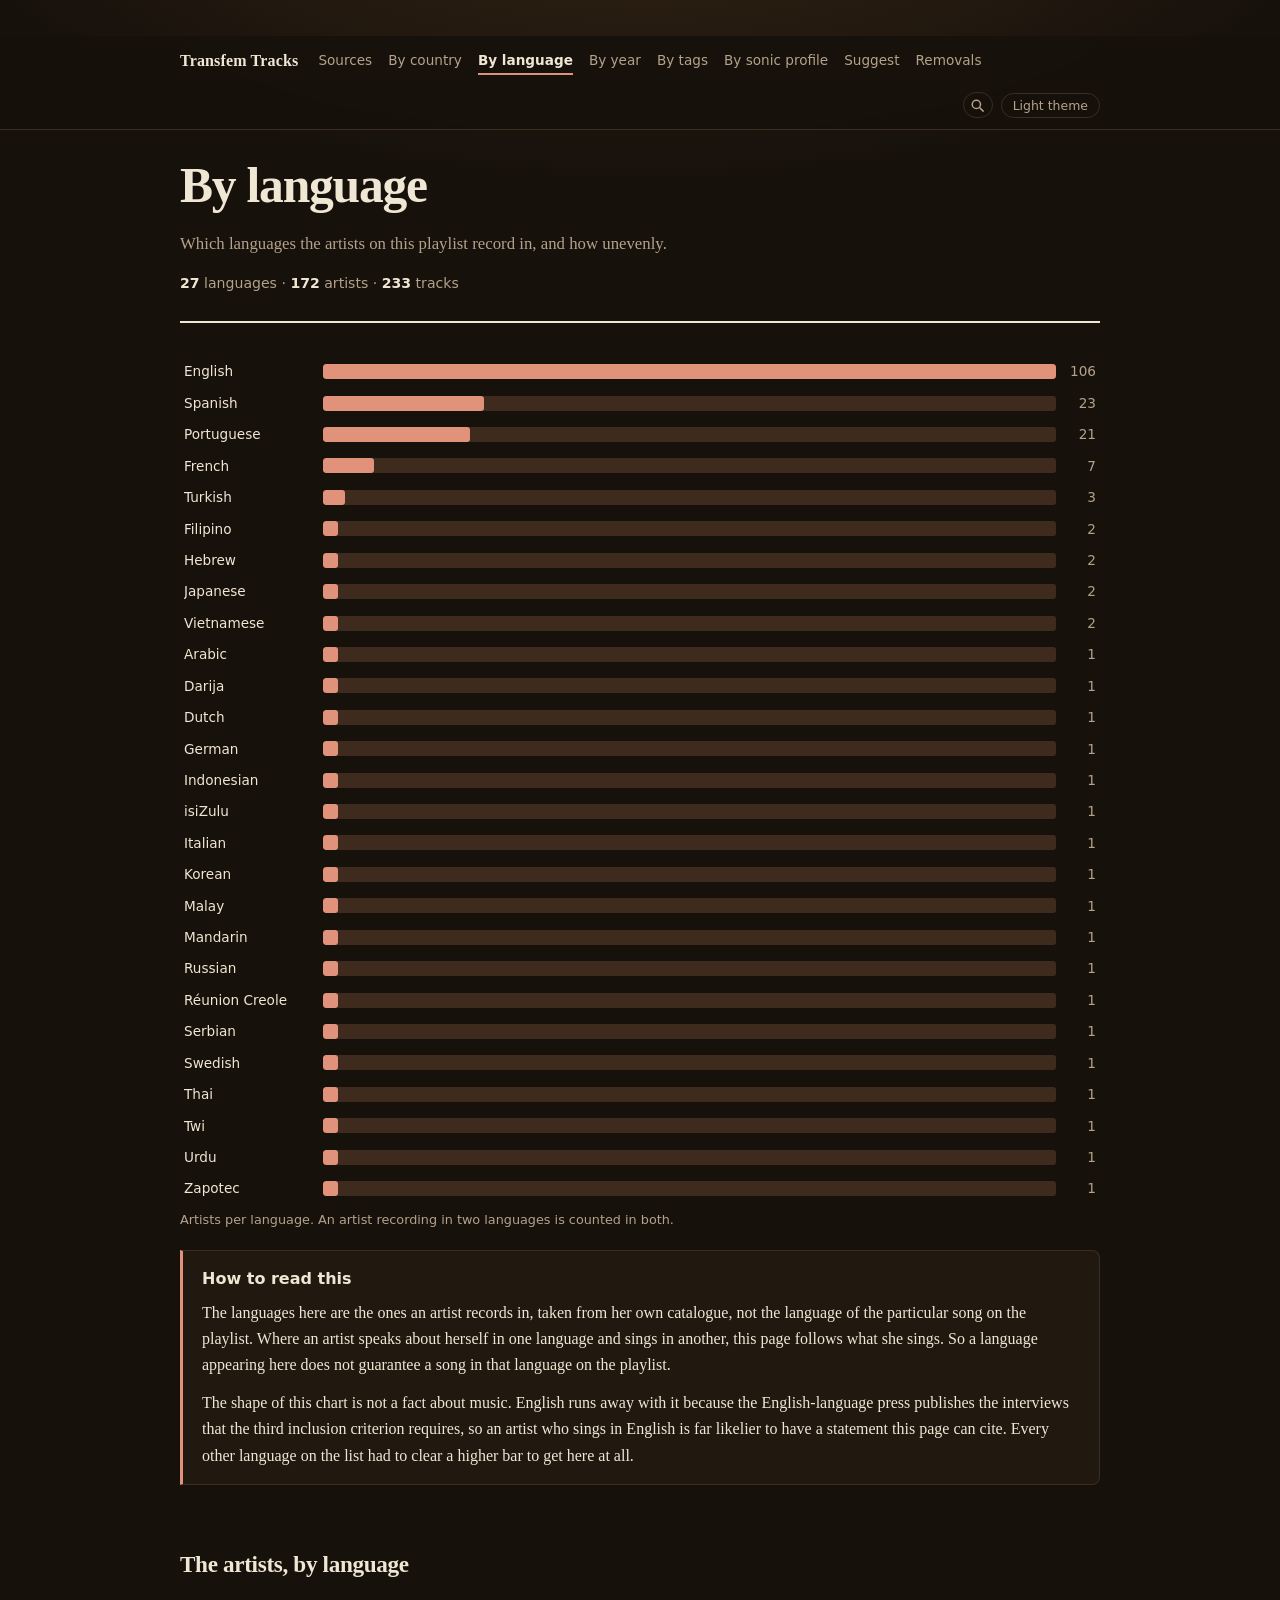
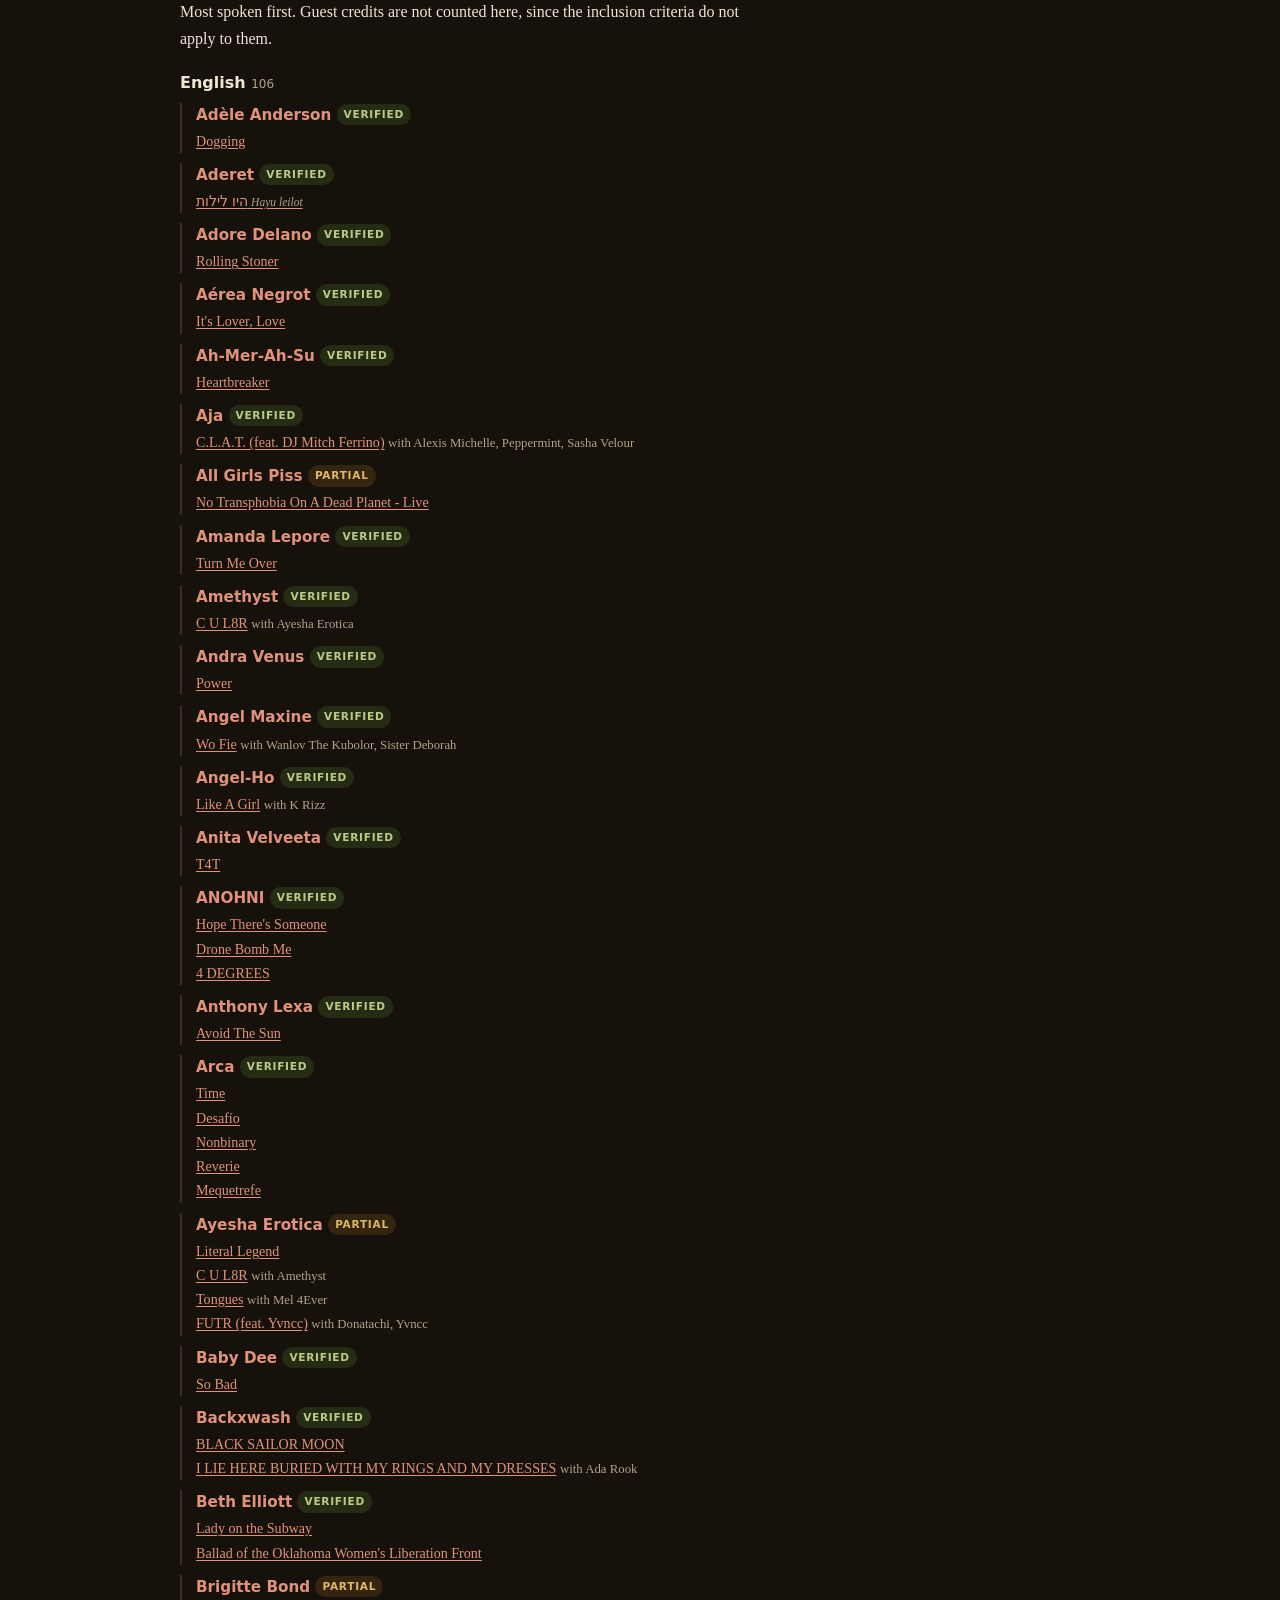
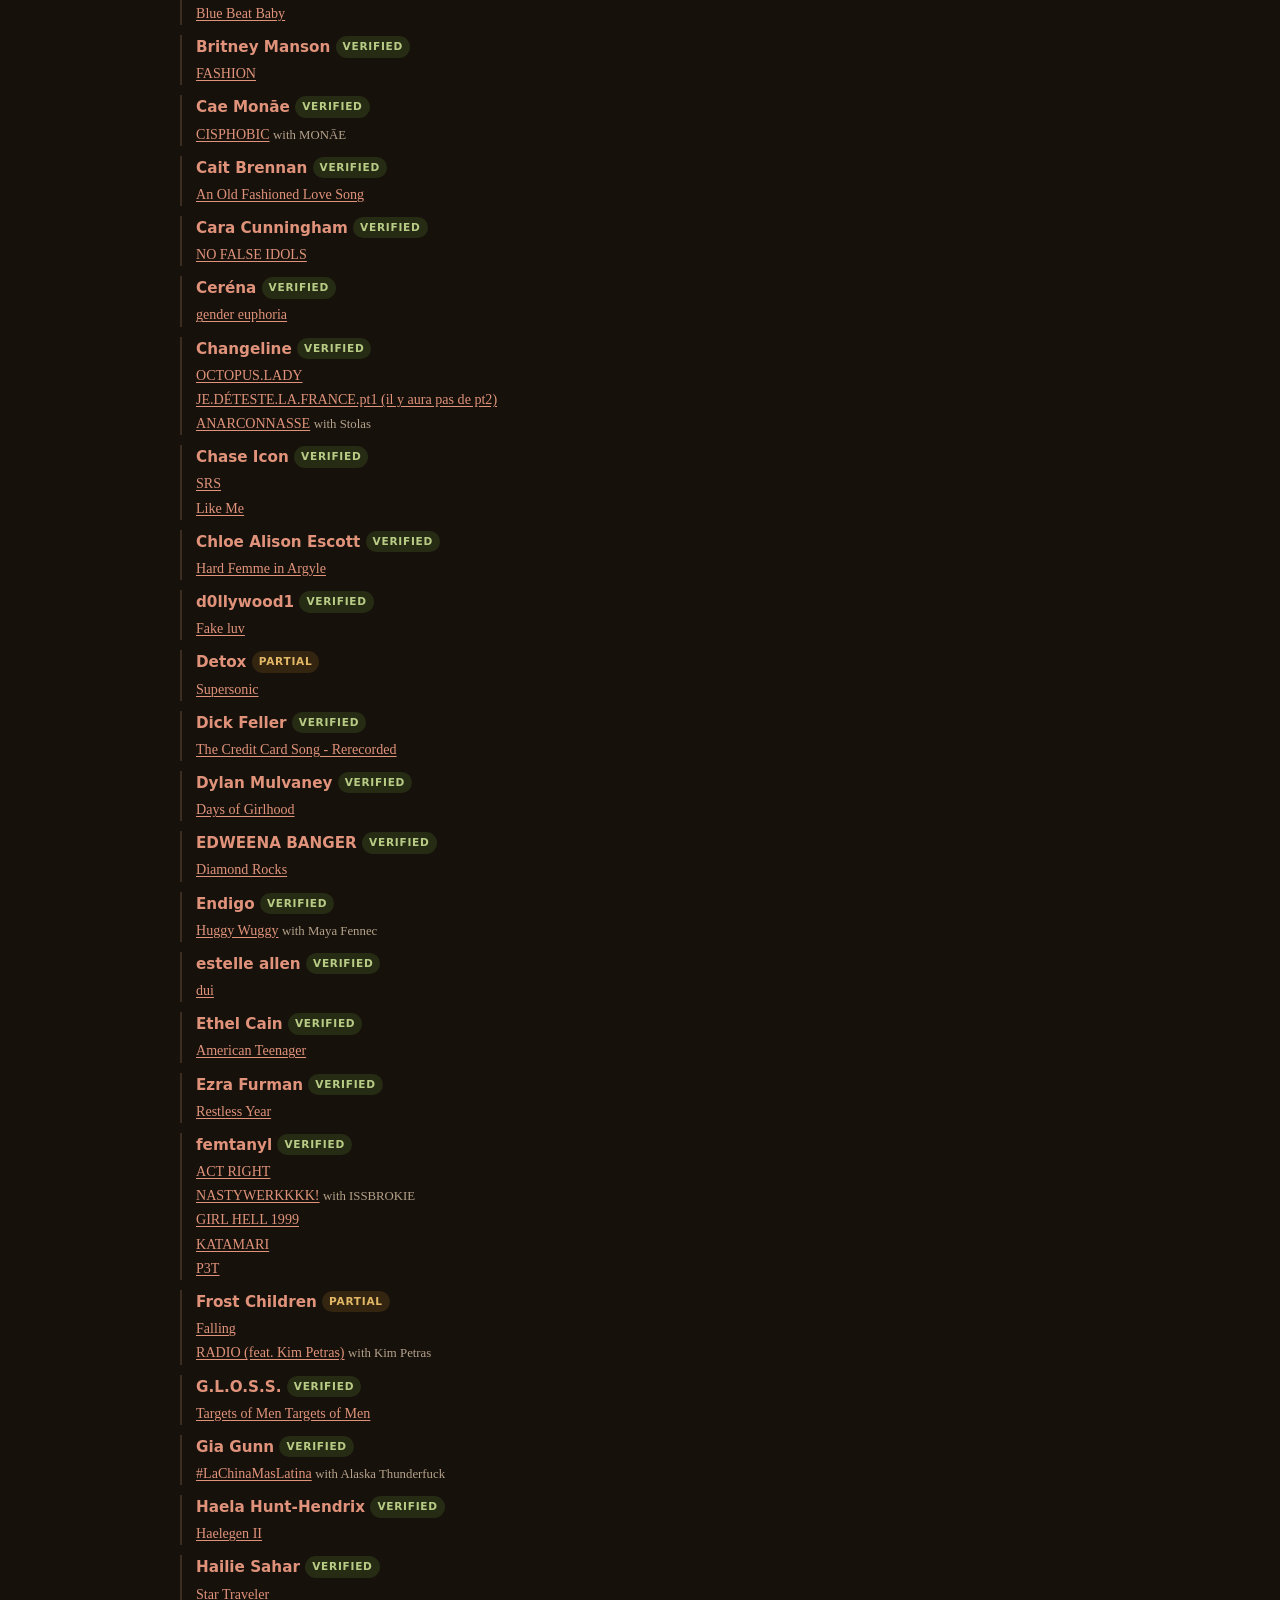
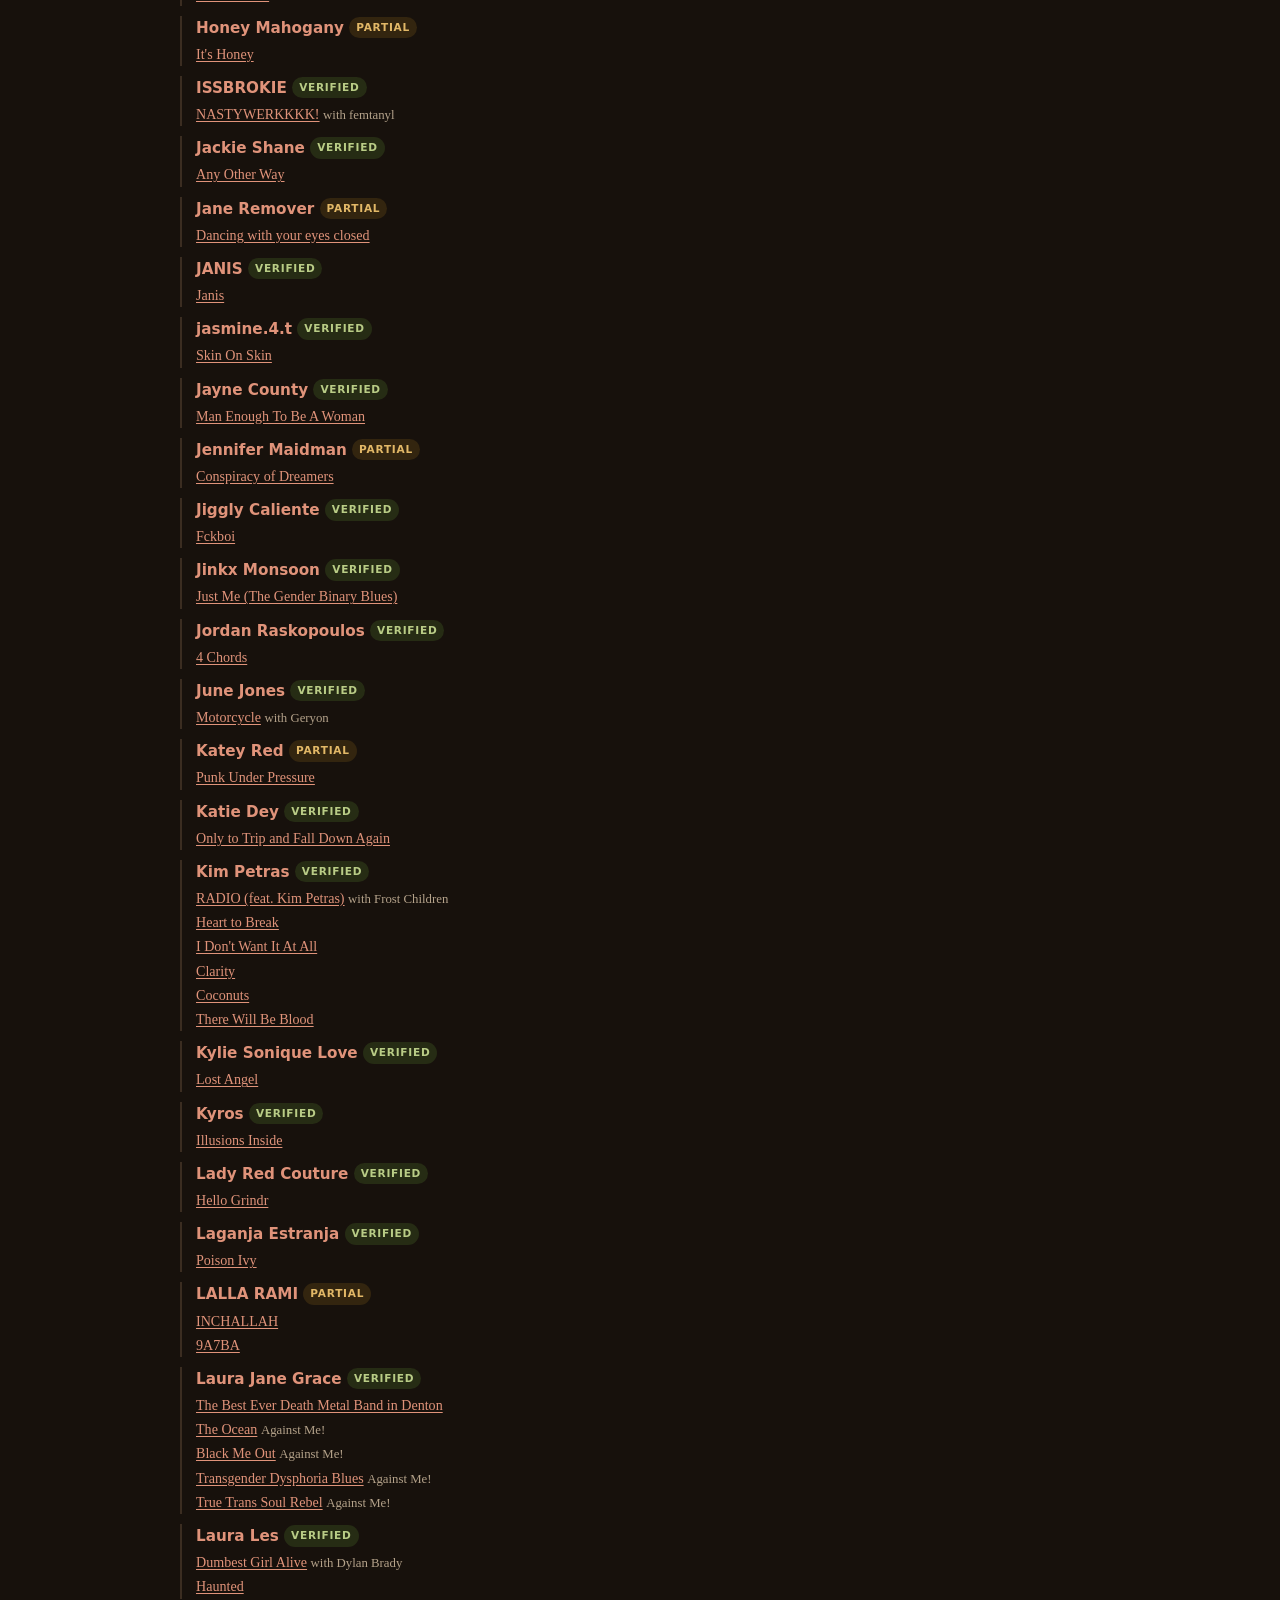
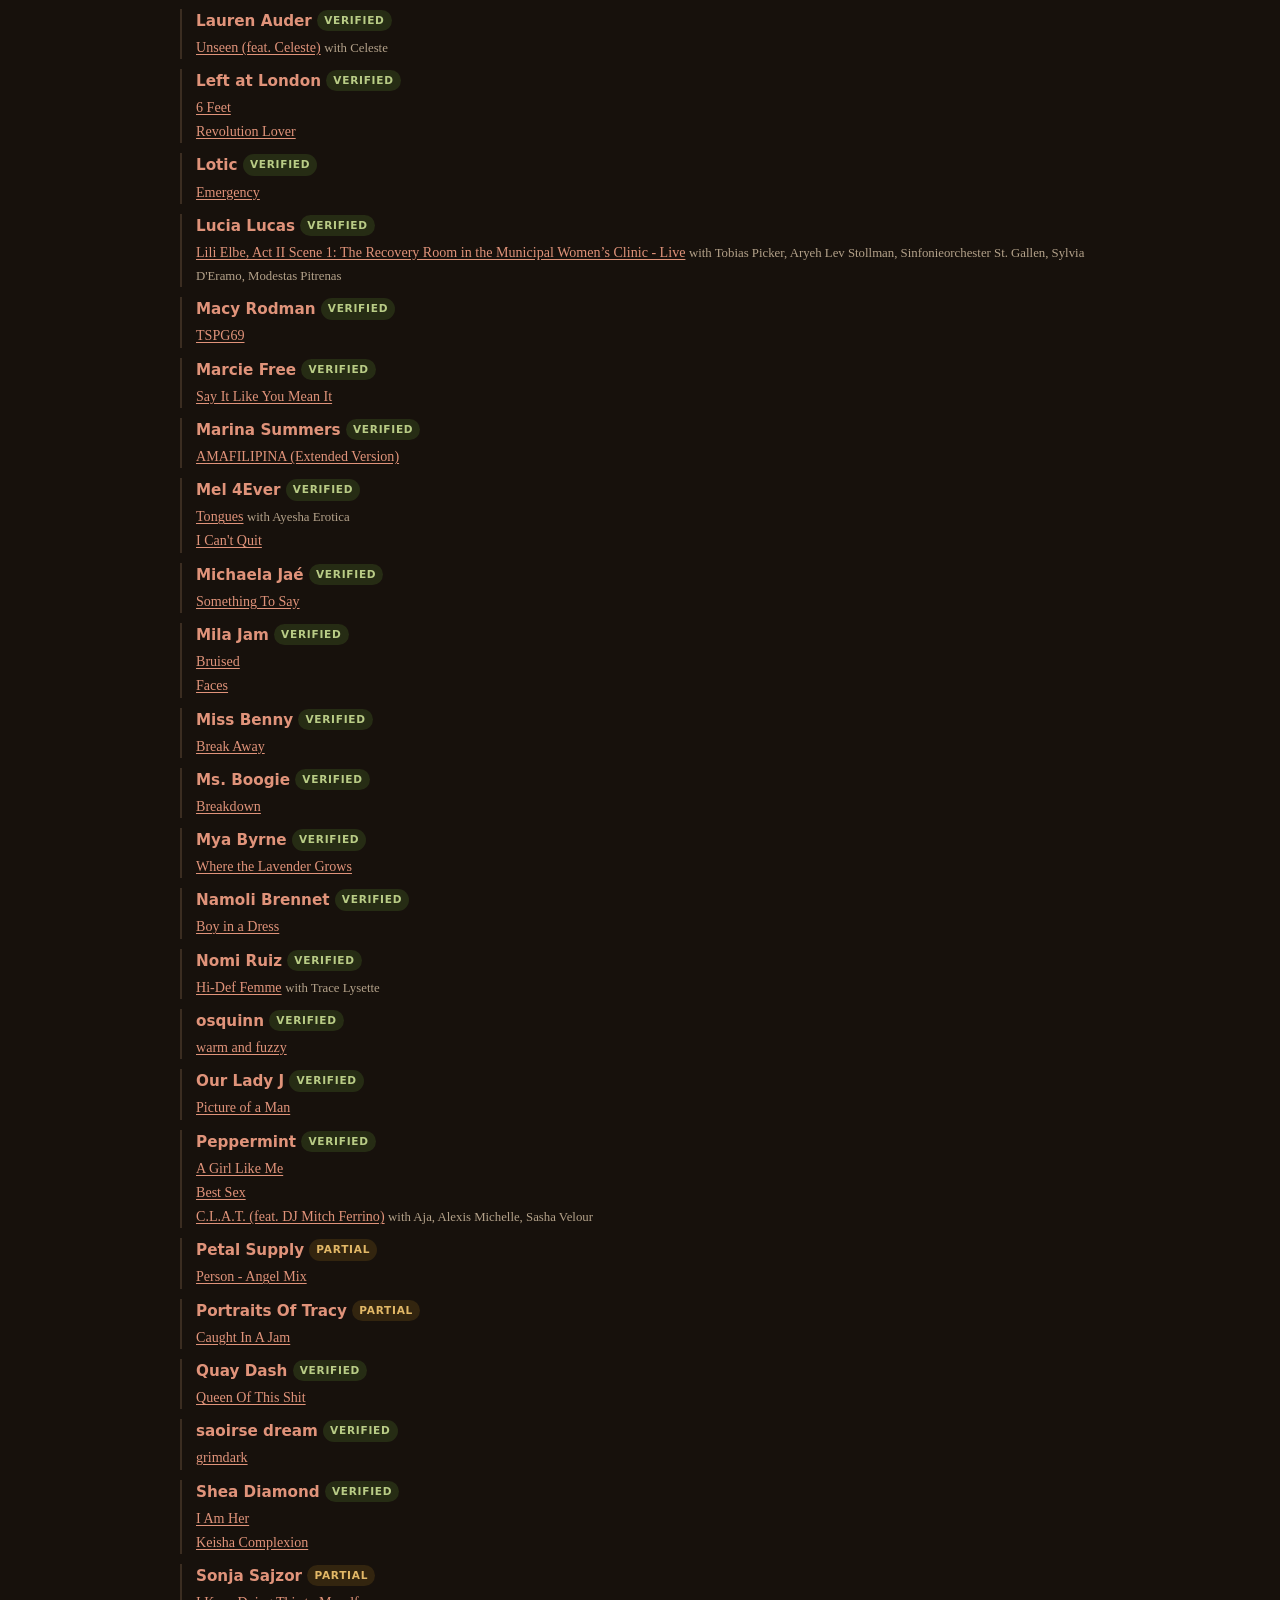
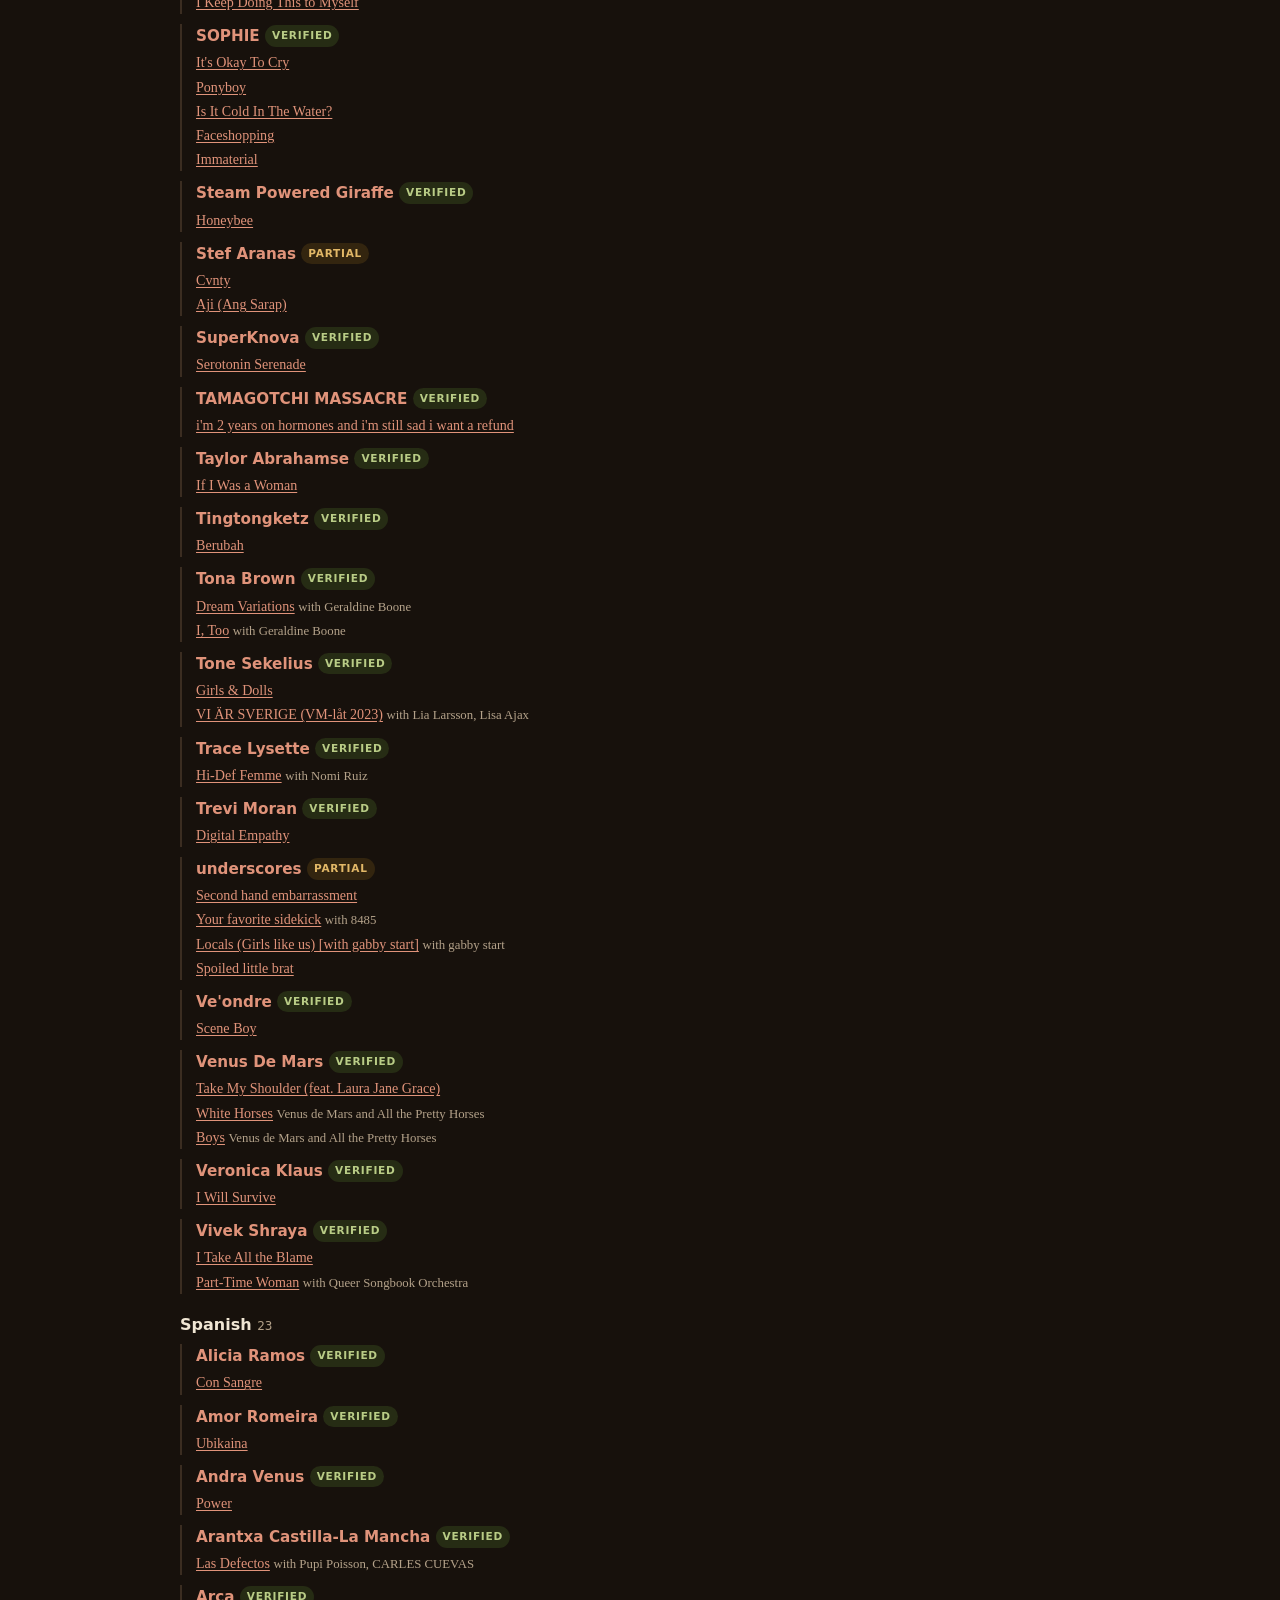
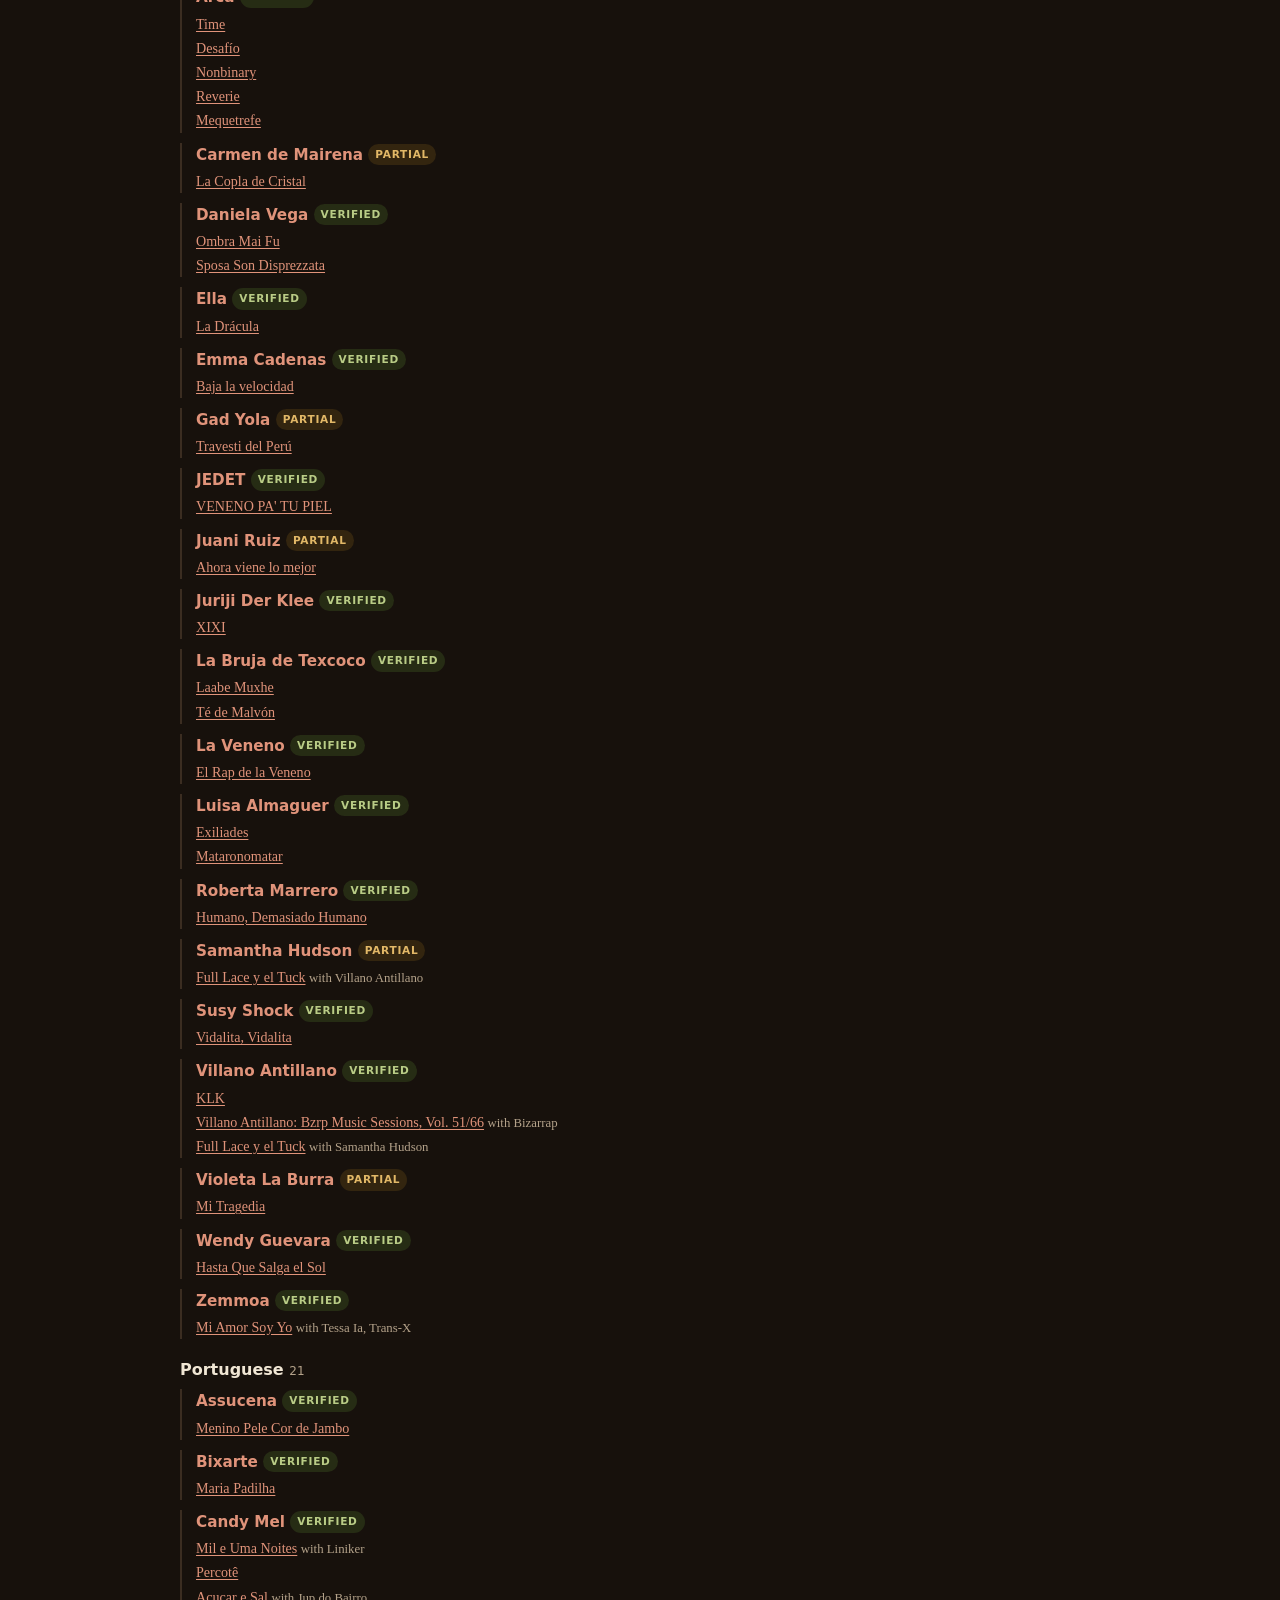
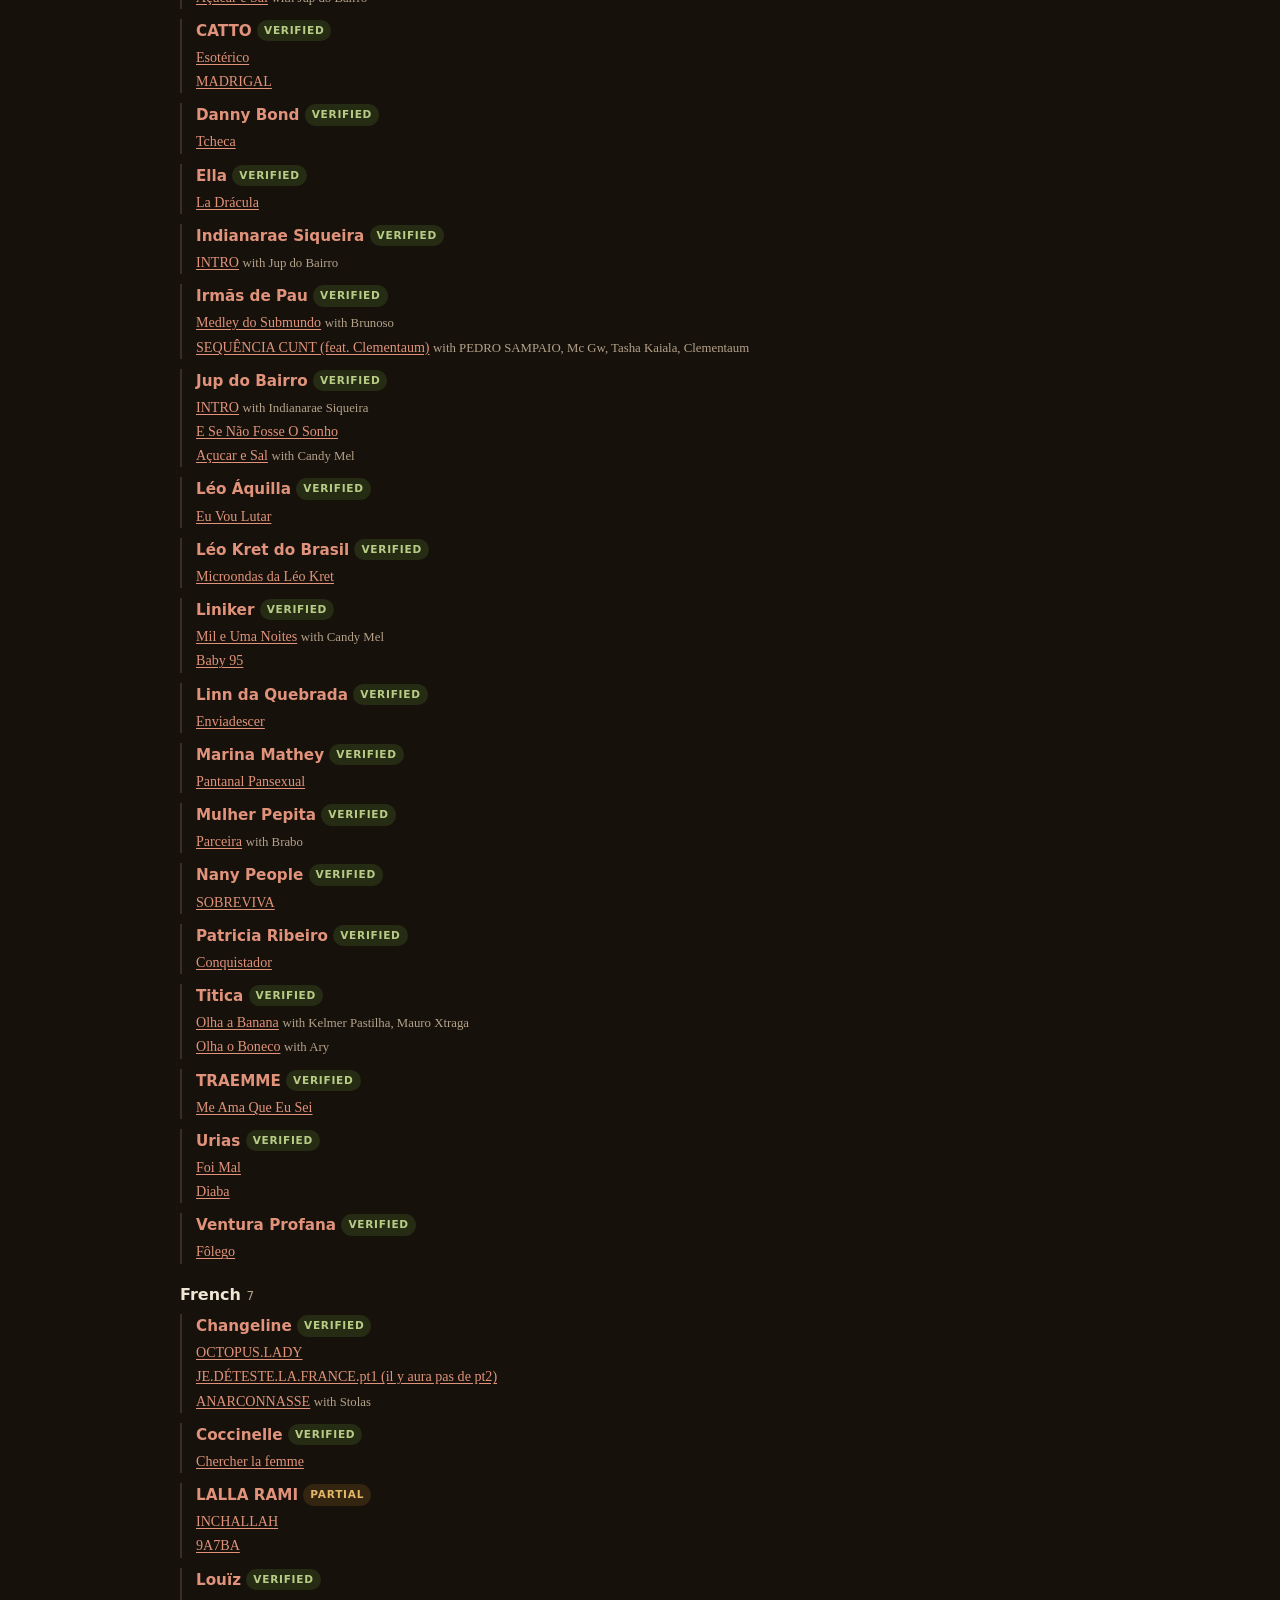
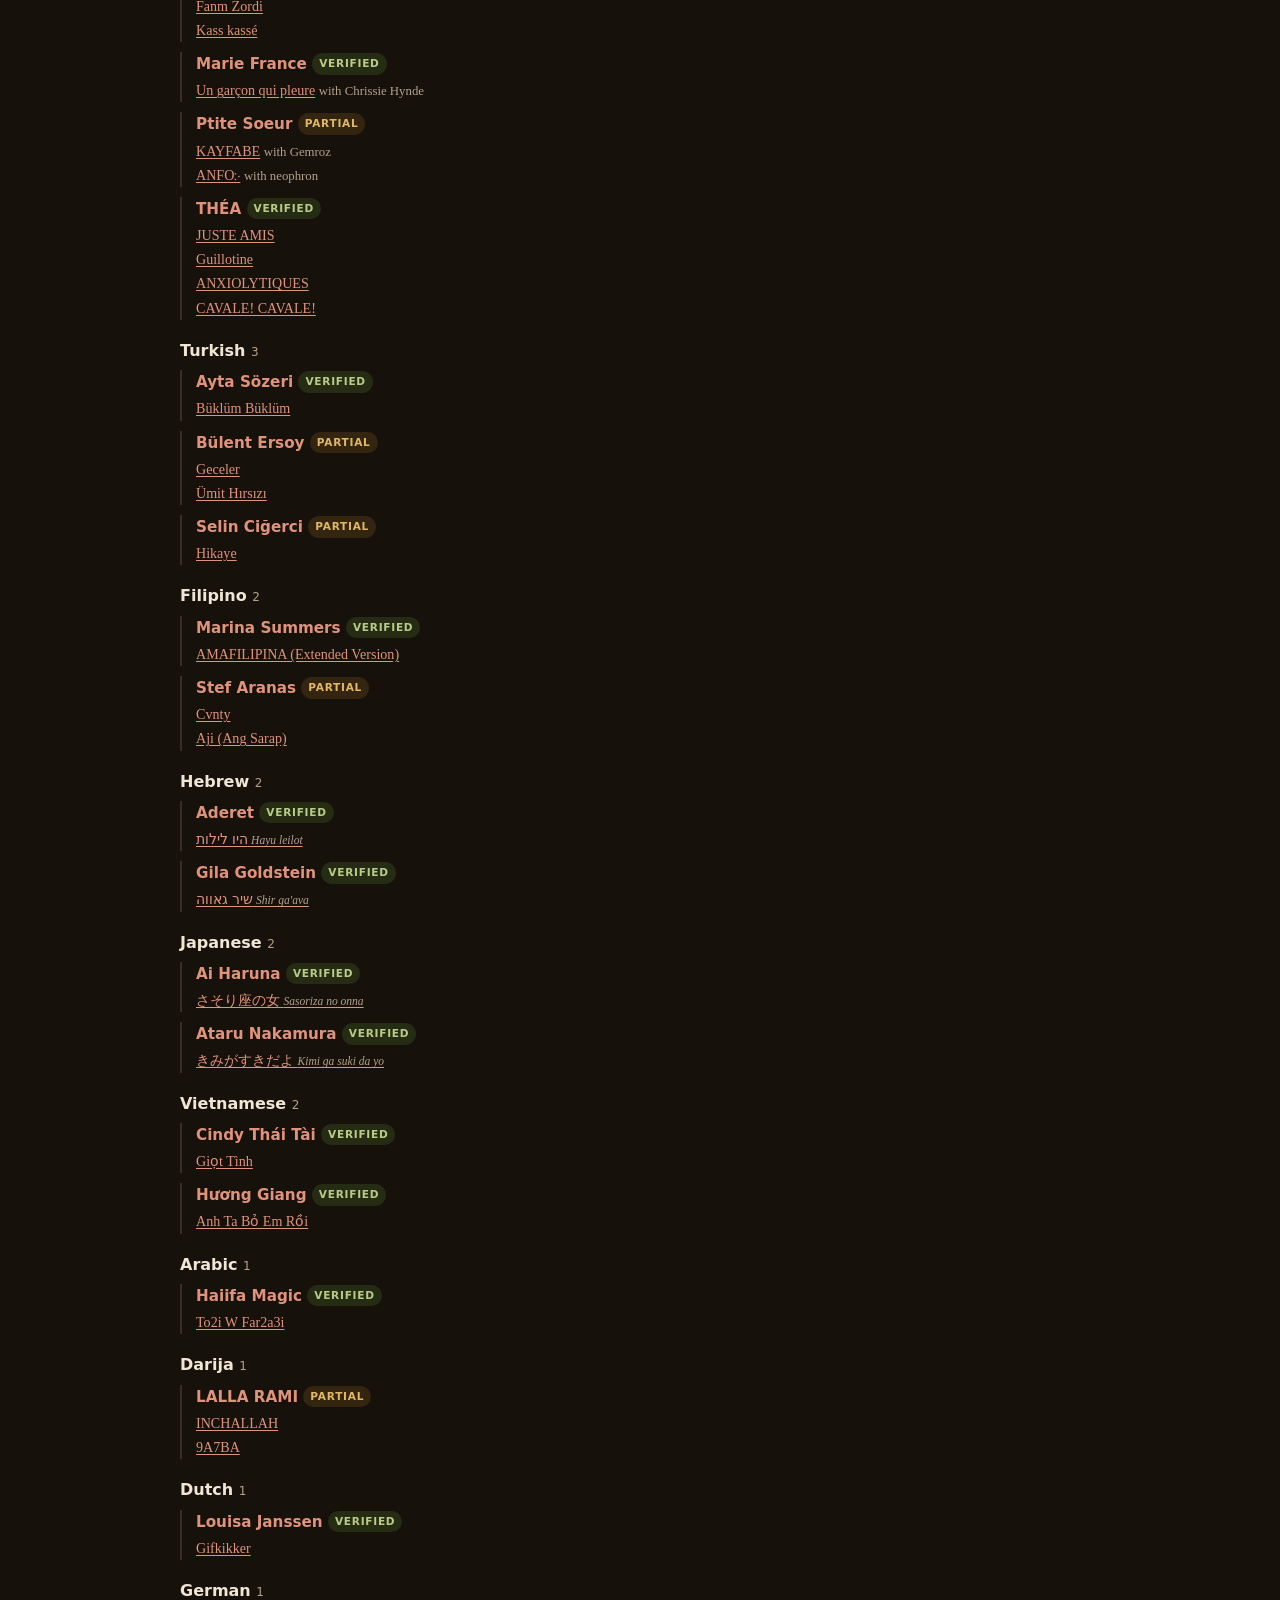
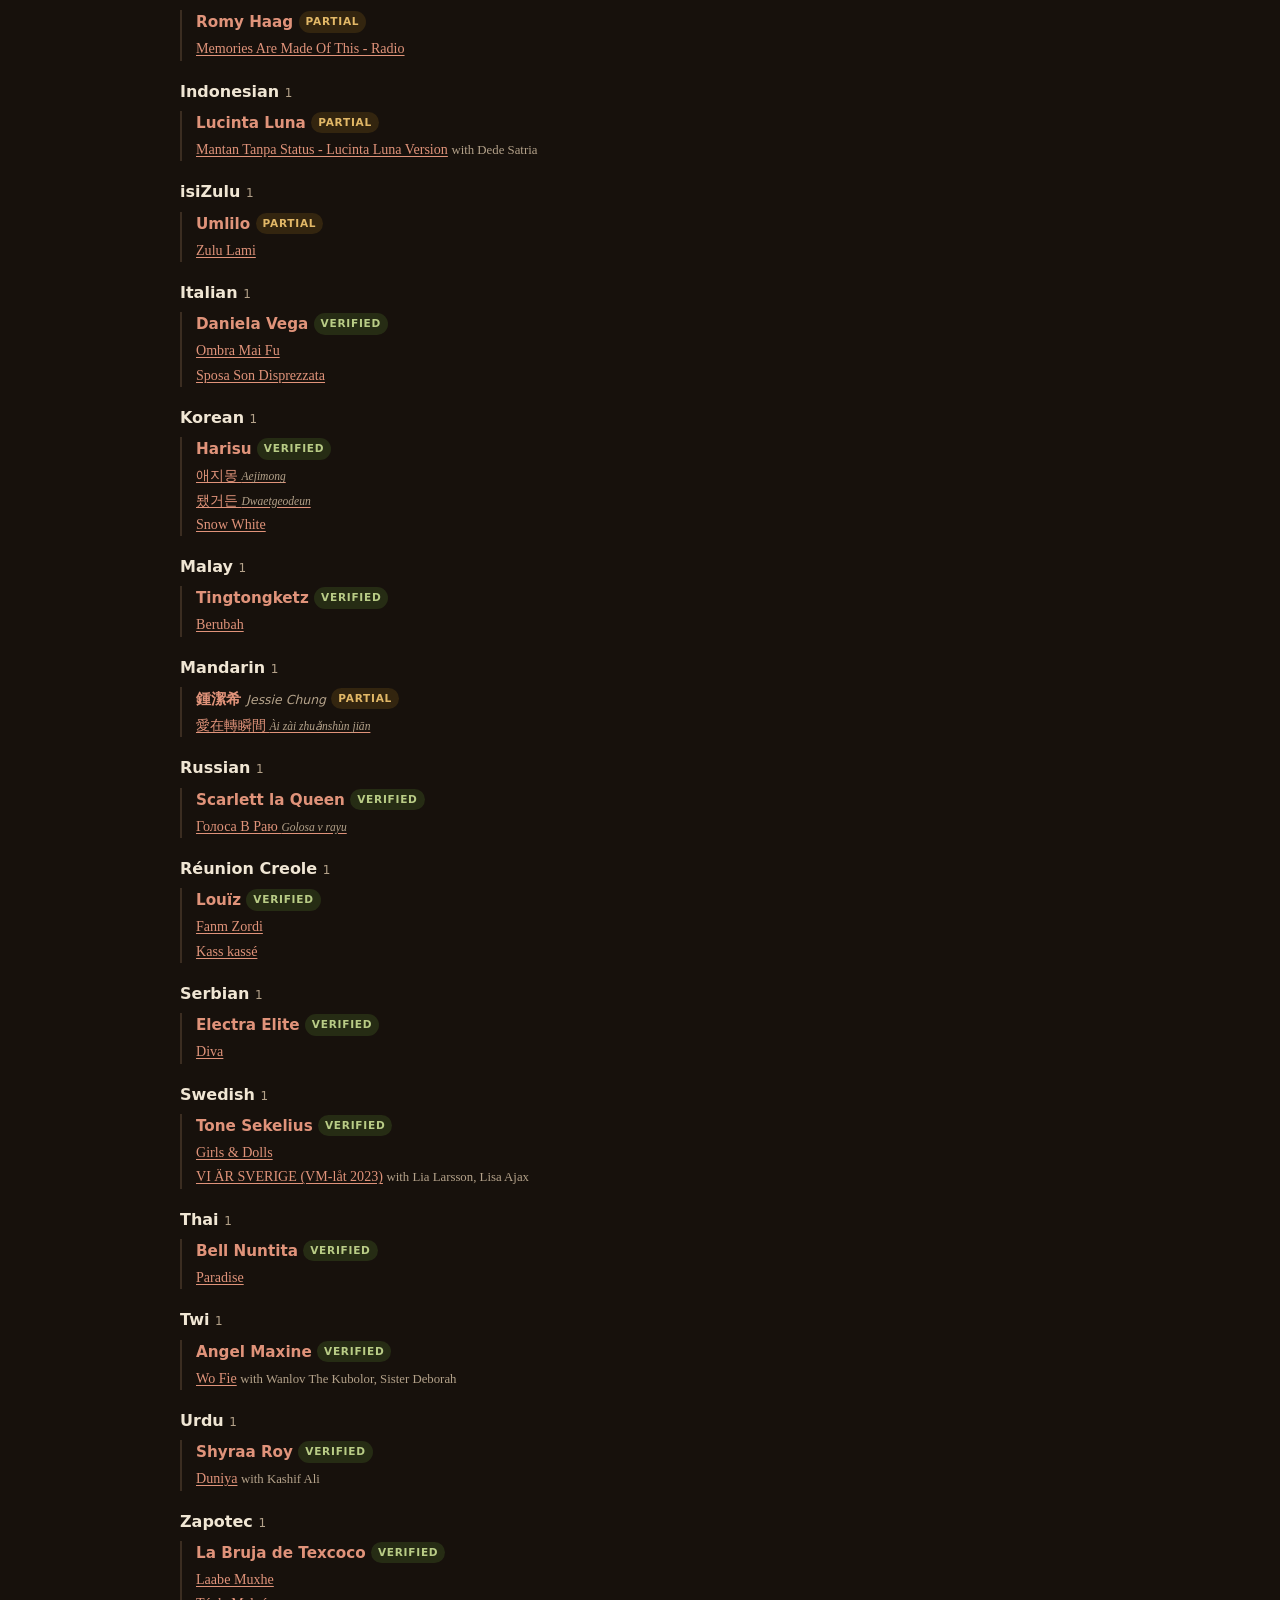
<file: languages.html>
<!doctype html>
<html lang="en">
<head>
<meta charset="utf-8">
<meta name="viewport" content="width=device-width, initial-scale=1">
<link rel="icon" href="favicon.svg" type="image/svg+xml">
<script>(function(){var d=document.documentElement;try{if(localStorage.getItem("tc-theme")==="light")d.dataset.theme="light"}catch(e){}window.tcToggleTheme=function(){var l=d.dataset.theme!=="light";if(l)d.dataset.theme="light";else delete d.dataset.theme;try{localStorage.setItem("tc-theme",l?"light":"dark")}catch(e){}document.dispatchEvent(new Event("tc-themechange"))}})()</script>
<title>Transfem Tracks — by language</title>
<meta name="description" content="The Transfem Tracks playlist broken down by the languages its artists record in, and why the distribution is so uneven.">
<style>
*,*::before,*::after{box-sizing:border-box}
:root{
  /* Palette tirée de la pochette (novembre 2026). Thème sombre par défaut,
     thème clair au choix (bouton de la barre de navigation, mémorisé dans
     le navigateur). Sombre : terre d'ombre, crème des roses, cuivre. */
  color-scheme:dark;
  --bg:#17110c; --panel:#211810; --ink:#f0e6d4; --muted:#b4a28a; --line:#3b2d21;
  --accent:#e0937a; --soft:#2c1e15; --glow:#6b4a22;
  --ok:#b9cc86; --ok-bg:#262c14; --her:#e2b867; --her-bg:#33250f;
  --flag:#f0a08a; --flag-bg:#3a1a12; --note:#c4b6a4; --note-bg:#2a221b;
}
:root[data-theme="light"]{
  /* Clair : parchemin, terre d'ombre, rouge sang de bœuf des ongles. */
  color-scheme:light;
  --bg:#f5efe4; --panel:#fbf8f2; --ink:#241a12; --muted:#6f6151; --line:#e2d6c3;
  --accent:#8e2420; --soft:#f3e3d8; --glow:#e7c98f;
  --ok:#4b5e1f; --ok-bg:#e8ecd6; --her:#8a5a12; --her-bg:#f6e7c8;
  --flag:#a0331f; --flag-bg:#f8e1d8; --note:#5b5048; --note-bg:#ece5da;
}
html{-webkit-text-size-adjust:100%;scroll-behavior:smooth}
body{margin:0;background:radial-gradient(ellipse 980px 440px at 50% -140px,color-mix(in srgb,var(--glow) 38%,transparent),transparent 72%) no-repeat,var(--bg);color:var(--ink);
 font:16px/1.65 ui-serif,Georgia,"Iowan Old Style","Times New Roman",serif}
.wrap{max-width:960px;margin:0 auto;padding:48px 20px 96px}
header{border-bottom:2px solid var(--ink);padding-bottom:26px;margin-bottom:34px}
h1{font-size:clamp(2rem,6vw,3.1rem);line-height:1.05;margin:0 0 .35em;letter-spacing:-.025em}
.sub{font-size:1.05rem;color:var(--muted);margin:0;max-width:62ch}
h2{font-size:1.45rem;margin:60px 0 .45em;letter-spacing:-.015em}
h3.sec{font-size:1.1rem;margin:40px 0 .15em;color:var(--accent);
 font-family:ui-sans-serif,system-ui,-apple-system,"Segoe UI",sans-serif}
p.secblurb{margin:0 0 12px;color:var(--muted);font-size:.92rem;max-width:70ch}
p{max-width:70ch}
a{color:var(--accent);text-underline-offset:2px}
.note{background:var(--panel);border:1px solid var(--line);border-left:3px solid var(--accent);
 border-radius:0 8px 8px 0;padding:15px 19px;margin:20px 0;max-width:none}
.note p{margin:0 0 .7em;max-width:none} .note p:last-child{margin:0}
.note h4{margin:0 0 .45em;font-size:1rem;font-family:ui-sans-serif,system-ui,sans-serif}
.tablewrap{overflow-x:auto;border:1px solid var(--line);border-radius:9px;background:var(--panel)}
table.tl{border-collapse:collapse;width:100%;min-width:420px;
 font-family:ui-sans-serif,system-ui,-apple-system,"Segoe UI",sans-serif;font-size:.9rem}
table.tl tr{border-bottom:1px solid var(--line)}
table.tl tr:last-child{border-bottom:0}
table.tl td{padding:9px 14px;vertical-align:baseline}
td.n{color:var(--muted);font-variant-numeric:tabular-nums;width:3.2ch;
 text-align:right;font-size:.8rem;padding-right:2px}
td.ti{font-weight:600;width:52%}
td.cr{color:var(--muted)}
td.cr a{color:var(--muted);text-decoration:none;border-bottom:1px dotted var(--line)}
td.cr a:hover{color:var(--accent);border-bottom-color:var(--accent)}
td.cr a.guest{opacity:.62;font-style:italic}
td.yr{text-align:right;width:5ch;font-variant-numeric:tabular-nums;font-size:.82rem}
td.yr a{color:var(--muted);text-decoration:none;border-bottom:1px dotted var(--line)}
td.yr a:hover{color:var(--accent);border-bottom-color:var(--accent)}
td.ly{text-align:right;width:7ch;font-size:.78rem;white-space:nowrap}
td.ly a{color:var(--muted);text-decoration:none;border-bottom:1px dotted var(--line)}
td.ly a:hover{color:var(--accent);border-bottom-color:var(--accent)}
.st{display:inline-block;font-size:.66rem;text-transform:uppercase;letter-spacing:.07em;
 padding:2px 7px;border-radius:99px;font-weight:600;vertical-align:2px;
 font-family:ui-sans-serif,system-ui,sans-serif;white-space:nowrap}
.st-ok{color:var(--ok);background:var(--ok-bg)}
.st-her{color:var(--her);background:var(--her-bg)}
.st-flag{color:var(--flag);background:var(--flag-bg)}
.st-note{color:var(--note);background:var(--note-bg)}
.legend{display:flex;flex-wrap:wrap;gap:9px 18px;margin:16px 0 0;padding:0;list-style:none;
 font-family:ui-sans-serif,system-ui,sans-serif;font-size:.84rem;color:var(--muted)}
.legend li{display:flex;align-items:center;gap:7px}
.cards{display:grid;grid-template-columns:repeat(auto-fill,minmax(268px,1fr));gap:12px;margin-top:18px}
.card{background:var(--panel);border:1px solid var(--line);border-radius:9px;padding:14px 16px;
 font-family:ui-sans-serif,system-ui,-apple-system,"Segoe UI",sans-serif;scroll-margin-top:20px}
.card:target{border-color:var(--accent);background:var(--soft)}
.card-note{opacity:.72}
.card h4{margin:0 0 4px;font-size:1rem;display:flex;flex-wrap:wrap;align-items:center;gap:8px}
.card .meta{margin:0 0 8px;font-size:.76rem;color:var(--muted);letter-spacing:.02em;max-width:none}
.card .desc{margin:0 0 8px;font-size:.87rem;line-height:1.5;max-width:none}
.card .src{margin:0;font-size:.79rem;color:var(--muted);max-width:none}
.none{font-style:italic}
footer{margin-top:72px;padding-top:22px;border-top:1px solid var(--line);
 color:var(--muted);font-size:.86rem}
ul.plain{padding-left:1.1em} ul.plain li{margin-bottom:.5em;max-width:70ch}
blockquote{margin:8px 0 8px;padding:0 0 0 12px;border-left:2px solid var(--accent);
 font-family:ui-serif,Georgia,serif;font-style:italic;font-size:.9rem;line-height:1.5;color:var(--ink)}
.hero-link{display:inline-block;margin-top:16px;font-family:ui-sans-serif,system-ui,sans-serif;
 font-size:.9rem;font-weight:600;background:var(--accent);color:var(--bg);border:1.5px solid var(--accent);
 padding:9px 16px;border-radius:99px;text-decoration:none}
.hero-link:hover{opacity:.88}
.count{font-variant-numeric:tabular-nums}
.colophon{margin-top:12px;font-size:.82rem;line-height:1.6}
.stats{margin:14px 0 0;font-family:ui-sans-serif,system-ui,-apple-system,sans-serif;font-size:.88rem;color:var(--muted);max-width:none;line-height:1.7}
.stats strong{color:var(--ink);font-variant-numeric:tabular-nums}
.statnote{margin:6px 0 0;font-family:ui-sans-serif,system-ui,-apple-system,sans-serif;font-size:.78rem;color:var(--muted);max-width:62ch;line-height:1.6;opacity:.85}

/* --- pages annexes : countries.html et languages.html --- */
.pagenav{font-family:ui-sans-serif,system-ui,-apple-system,sans-serif;font-size:.85rem;
 display:flex;gap:18px;align-items:center;margin:0 0 30px;flex-wrap:wrap}
.pagenav a{color:var(--muted);text-decoration:none;border-bottom:1px solid transparent;padding-bottom:2px}
.pagenav a:hover{color:var(--accent);border-bottom-color:var(--accent)}
.pagenav .here{color:var(--ink);font-weight:600;border-bottom:2px solid var(--accent);padding-bottom:1px}

.mapfig{margin:26px 0 8px;padding:0}
.worldmap{display:block;width:100%;height:auto;background:transparent}
.worldmap .mc{stroke:var(--bg);stroke-width:1.2;vector-effect:non-scaling-stroke}
.worldmap a{cursor:pointer}
.worldmap a:hover path{stroke:var(--ink);stroke-width:2.2}
:root{--l0:#2a2119;--l1:#3f2a1e;--l2:#5d3623;--l3:#86472c;--l4:#b9633d;--l5:#e89c72}
:root[data-theme="light"]{--l0:#e9e1d3;--l1:#f0d6c0;--l2:#dfae8b;--l3:#c7805c;--l4:#a24f35;--l5:#74221a}
.worldmap .l0{fill:var(--l0)}.worldmap .l1{fill:var(--l1)}
.worldmap .l2{fill:var(--l2)}.worldmap .l3{fill:var(--l3)}
.worldmap .l4{fill:var(--l4)}.worldmap .l5{fill:var(--l5)}

figcaption{font-family:ui-sans-serif,system-ui,-apple-system,sans-serif;
 font-size:.8rem;color:var(--muted)}
figcaption p{margin:6px 0 0;max-width:none}
.legend{display:flex;gap:14px;flex-wrap:wrap;align-items:center;margin-top:10px}
.key{display:inline-flex;align-items:center;gap:5px}
.key i{width:15px;height:15px;border-radius:3px;display:inline-block;
 border:1px solid var(--line)}
.key i.l0{background:var(--l0)}.key i.l1{background:var(--l1)}
.key i.l2{background:var(--l2)}.key i.l3{background:var(--l3)}
.key i.l4{background:var(--l4)}.key i.l5{background:var(--l5)}

.bars{display:flex;flex-direction:column;gap:3px}
.bar{display:grid;grid-template-columns:9.5em 1fr 2.2em;align-items:center;gap:10px;
 font-family:ui-sans-serif,system-ui,-apple-system,sans-serif;font-size:.85rem;
 text-decoration:none;color:var(--ink);padding:3px 4px;border-radius:5px}
.bar:hover{background:var(--soft)}
.bl{overflow:hidden;text-overflow:ellipsis;white-space:nowrap}
.bt{background:var(--l1);border-radius:3px;height:15px;overflow:hidden}
.bf{display:block;height:100%;background:var(--accent);border-radius:3px}
.bn{text-align:right;color:var(--muted);font-variant-numeric:tabular-nums}

h3.cont{font-size:1.15rem;margin:44px 0 6px;color:var(--accent);
 font-family:ui-sans-serif,system-ui,-apple-system,sans-serif;
 border-bottom:1px solid var(--line);padding-bottom:6px}
.atlas-group{scroll-margin-top:18px;margin:0 0 18px}
h4.ctry{font-size:1rem;margin:18px 0 6px;
 font-family:ui-sans-serif,system-ui,-apple-system,sans-serif}
.cnt{font-family:ui-sans-serif,system-ui,-apple-system,sans-serif;
 font-size:.75rem;color:var(--muted);font-weight:400;font-variant-numeric:tabular-nums}
.atlas-artist{margin:0 0 10px 0;padding-left:14px;border-left:2px solid var(--line)}
.atlas-artist h4{margin:0 0 2px;font-size:.95rem;
 font-family:ui-sans-serif,system-ui,-apple-system,sans-serif;font-weight:600}
.atlas-artist h4 a{text-decoration:none}
.atlas-artist h4 a:hover{text-decoration:underline}
ul.atlas-tracks{list-style:none;margin:0;padding:0;font-size:.88rem}
ul.atlas-tracks li{margin:0 0 1px}
ul.atlas-tracks .cr{color:var(--muted);font-size:.8rem}
@media (max-width:560px){.bar{grid-template-columns:7em 1fr 2em;font-size:.8rem}}

/* --- pochette, page d'accueil seulement --- */
header.withcover{display:grid;grid-template-columns:1fr auto;gap:8px 28px;align-items:start;justify-items:start}
header.withcover .cover{grid-column:2;grid-row:1 / span 4;width:150px;height:150px;
 border-radius:10px;object-fit:cover;box-shadow:0 0 0 1px var(--line),0 3px 12px -6px var(--glow)}
@media (max-width:620px){header.withcover{grid-template-columns:1fr}
 header.withcover .cover{grid-column:1;grid-row:auto;width:96px;height:96px;order:-1}}

/* --- thème clair : bouton Spotify discret (contour seulement) --- */
:root[data-theme="light"] .hero-link{background:transparent;color:var(--accent)}
:root[data-theme="light"] .hero-link:hover{background:var(--soft);opacity:1}

/* --- choix du thème --- */
.themebtn{margin-left:auto;font:inherit;font-size:.78rem;line-height:1.4;background:none;
 border:1px solid var(--line);color:var(--muted);border-radius:99px;padding:3px 11px;cursor:pointer}
.themebtn:hover{color:var(--accent);border-color:var(--accent)}
:root[data-theme="light"] .themebtn .to-light,:root:not([data-theme="light"]) .themebtn .to-dark{display:none}

/* --- recherche (10 novembre 2026) --- */
.pagenav{position:relative}
.navtools{margin-left:auto;display:inline-flex;align-items:center;gap:8px}
.navtools .themebtn{margin-left:0}
.searchbtn{display:inline-flex;align-items:center;justify-content:center;background:none;
 border:1px solid var(--line);color:var(--muted);border-radius:99px;width:30px;height:26px;padding:0;cursor:pointer}
.searchbtn:hover,.searchbtn[aria-expanded="true"]{color:var(--accent);border-color:var(--accent)}
.searchbtn[hidden]{display:none}
.searchpanel{position:absolute;right:0;top:calc(100% + 8px);z-index:20;width:min(420px,100%);
 background:var(--panel);border:1px solid var(--line);border-radius:9px;padding:10px;
 box-shadow:0 8px 24px rgba(0,0,0,.25)}
.searchpanel[hidden]{display:none}
.searchpanel input{width:100%;box-sizing:border-box;font:inherit;font-size:.95rem;color:var(--ink);
 background:var(--bg);border:1px solid var(--line);border-radius:6px;padding:7px 10px}
.searchpanel input:focus{outline:2px solid var(--accent);outline-offset:1px}
.searchout{list-style:none;margin:6px 0 0;padding:0;max-height:60vh;overflow-y:auto}
.searchout li a{display:block;padding:6px 6px;border-radius:5px;color:var(--ink);text-decoration:none;line-height:1.35}
.searchout li a:hover,.searchout li a:focus{background:var(--soft)}
.searchout .sk{display:inline-block;min-width:44px;margin-right:8px;font-size:.7rem;text-transform:uppercase;letter-spacing:.04em;color:var(--muted)}
.searchout .ss{display:block;margin-left:52px;font-size:.78rem;color:var(--muted)}
.searchout .more{padding:6px;font-size:.8rem;color:var(--muted)}
tr:target td{background:var(--soft)}
details.row:target>summary{background:var(--soft)}

/* --- barre collée, nom du site et menu (10 novembre 2026) --- */
html{scroll-padding-top:72px}
.pagenav.js{position:sticky;top:0;z-index:60;padding:12px 0;margin-top:-12px}
.pagenav.js::before{content:"";position:absolute;top:0;bottom:0;left:calc(50% - 50vw);width:100vw;z-index:-1;
 background:color-mix(in srgb,var(--bg) 90%,transparent);border-bottom:1px solid var(--line);
 -webkit-backdrop-filter:blur(8px);backdrop-filter:blur(8px)}
body{overflow-x:clip}
.pagenav{gap:16px}
.pagenav .brand{font-family:Georgia,"Times New Roman",serif;font-weight:700;font-size:1rem;
 color:var(--ink);letter-spacing:.01em;white-space:nowrap;border-bottom:0;margin-right:4px}
.pagenav .brand:hover{color:var(--accent)}
.navlinks{display:flex;flex-wrap:wrap;gap:16px;align-items:center}
.menubtn{display:none;align-items:center;gap:6px;font:inherit;font-size:.8rem;background:none;
 color:var(--muted);border:1px solid var(--line);border-radius:99px;height:26px;padding:0 10px;cursor:pointer}
.menubtn:hover,.menubtn[aria-expanded="true"]{color:var(--accent);border-color:var(--accent)}
@media (max-width:1000px){
 .pagenav.js{flex-wrap:nowrap}
 .pagenav.js .menubtn{display:inline-flex}
 .pagenav.js .menubtn[hidden]{display:none}
 .pagenav.js .navlinks{display:none;position:absolute;left:0;top:calc(100% + 6px);z-index:70;
  flex-direction:column;align-items:flex-start;gap:0;min-width:220px;padding:6px;
  background:var(--panel);border:1px solid var(--line);border-radius:9px;box-shadow:0 8px 24px rgba(0,0,0,.25)}
 .pagenav.js.open .navlinks{display:flex}
 .pagenav.js .navlinks a,.pagenav.js .navlinks .here{display:block;width:100%;box-sizing:border-box;padding:9px 10px;border-radius:6px;border-bottom:0}
 .pagenav.js .navlinks a:hover{background:var(--soft)}
 .pagenav.js .navlinks .here{background:var(--soft)}
}
@media (max-width:420px){.pagenav .brand{font-size:.92rem}.menubtn span{display:none}.menubtn{padding:0 8px}}

/* Transcription latine d'un nom ou d'un titre non latin (roman.py). */
.rom{font-size:.82em;font-style:italic;font-weight:400;color:var(--muted);letter-spacing:0;text-transform:none}
.searchout .sr{font-size:.85em;font-style:italic;color:var(--muted)}
</style>
<link rel="canonical" href="https://clairevdd.github.io/transfem-tracks/languages.html">
<meta property="og:type" content="website">
<meta property="og:site_name" content="Transfem Tracks">
<meta property="og:title" content="Transfem Tracks — by language">
<meta property="og:description" content="The Transfem Tracks playlist broken down by the languages its artists record in, and why the distribution is so uneven.">
<meta property="og:url" content="https://clairevdd.github.io/transfem-tracks/languages.html">
<meta property="og:image" content="https://clairevdd.github.io/transfem-tracks/cover.jpg">
<meta name="twitter:card" content="summary">
</head>
<body>
<div class="wrap">
<nav class="pagenav" id="tc-nav"><a class="brand" href="index.html">Transfem Tracks</a><button type="button" class="menubtn" id="tc-menu" hidden aria-expanded="false" aria-controls="tc-links"><svg viewBox="0 0 20 20" width="15" height="15" aria-hidden="true"><path d="M3 5h14M3 10h14M3 15h14" stroke="currentColor" stroke-width="2" stroke-linecap="round"/></svg><span>Menu</span></button><span class="navlinks" id="tc-links"><a href="index.html">Sources</a><a href="countries.html">By country</a><span class="here">By language</span><a href="years.html">By year</a><a href="tags.html">By tags</a><a href="sonic.html">By sonic profile</a><a href="https://tally.so/r/xVMa9o" target="_blank" rel="noopener">Suggest</a><a href="https://tally.so/r/2EWdyg" target="_blank" rel="noopener">Removals</a></span><span class="navtools"><button type="button" class="searchbtn" id="tcs-btn" hidden aria-label="Search artists and songs" aria-expanded="false" aria-controls="tcs-panel"><svg viewBox="0 0 20 20" width="15" height="15" aria-hidden="true"><circle cx="8.5" cy="8.5" r="5.5" fill="none" stroke="currentColor" stroke-width="2"/><path d="M13 13l4.5 4.5" stroke="currentColor" stroke-width="2" stroke-linecap="round"/></svg></button><div class="searchpanel" id="tcs-panel" hidden><input type="search" id="tcs-in" placeholder="Search an artist or a song" autocomplete="off" spellcheck="false" aria-label="Search an artist or a song"><ul id="tcs-out" class="searchout"></ul></div><script>(function(){var b=document.getElementById("tcs-btn"),p=document.getElementById("tcs-panel"),i=document.getElementById("tcs-in"),o=document.getElementById("tcs-out"),D=null,L=null;b.hidden=false;function n(s){return s.normalize("NFD").replace(/[\u0300-\u036f]/g,"").toLowerCase().replace(/\u0153/g,"oe").replace(/\u00e6/g,"ae").replace(/\u00df/g,"ss").replace(/['\u2019]/g,"").replace(/[^\p{L}\p{N}]+/gu," ").trim()}function e(s){return s.replace(/[&<>"]/g,function(c){return{"&":"&amp;","<":"&lt;",">":"&gt;","\"":"&quot;"}[c]})}function ld(){if(!L)L=fetch("search-index.json").then(function(r){return r.json()}).then(function(j){j.forEach(function(x){x.k=n(x.r||x.t);x.q=" "+n(x.t+" "+(x.r||"")+" "+(x.s||""))});D=j;return j});return L}function run(){var q=n(i.value.trim());if(!q){o.innerHTML="";return}ld().then(function(d){var w=q.split(" "),r=d.filter(function(x){return w.every(function(v){return x.q.indexOf(" "+v)>=0})});r.sort(function(a,c){var sa=a.k.indexOf(q)===0?0:1,sc=c.k.indexOf(q)===0?0:1;return sa-sc||(a.c==="artist"?0:1)-(c.c==="artist"?0:1)||a.k.localeCompare(c.k)});o.innerHTML=r.length?r.slice(0,30).map(function(x){return'<li><a href="'+x.h+'"><span class="sk">'+x.c+'</span>'+e(x.t)+(x.r?' <span class="sr">'+e(x.r)+"</span>":"")+(x.s?'<span class="ss">'+e(x.s)+"</span>":"")+"</a></li>"}).join("")+(r.length>30?'<li class="more">'+(r.length-30)+" more, keep typing</li>":""):'<li class="more">Nothing found</li>'})}function sh(v){p.hidden=!v;b.setAttribute("aria-expanded",v?"true":"false");if(v){ld();i.focus()}}b.addEventListener("click",function(){sh(p.hidden)});i.addEventListener("input",run);i.addEventListener("keydown",function(k){if(k.key==="Escape"){sh(false);b.focus()}else if(k.key==="Enter"){var f=o.querySelector("a");if(f){k.preventDefault();f.click()}}});o.addEventListener("click",function(k){if(k.target.closest("a"))sh(false)})})()</script><button type="button" class="themebtn" onclick="tcToggleTheme()" aria-label="Switch between dark and light theme"><span class="to-light">Light theme</span><span class="to-dark">Dark theme</span></button></span></nav><script>(function(){var n=document.getElementById("tc-nav"),b=document.getElementById("tc-menu"),l=document.getElementById("tc-links");n.classList.add("js");b.hidden=false;function s(v){n.classList.toggle("open",v);b.setAttribute("aria-expanded",v?"true":"false")}var sb=document.getElementById("tcs-btn"),sp=document.getElementById("tcs-panel");if(sb)sb.addEventListener("click",function(){s(false)});b.addEventListener("click",function(e){e.stopPropagation();var v=!n.classList.contains("open");if(v&&sp&&!sp.hidden){sp.hidden=true;sb.setAttribute("aria-expanded","false")}s(v)});l.addEventListener("click",function(e){if(e.target.closest("a"))s(false)});document.addEventListener("click",function(e){if(!n.contains(e.target))s(false)});document.addEventListener("keydown",function(e){if(e.key==="Escape"&&n.classList.contains("open")){s(false);b.focus()}});if(location.hash){var t=0;addEventListener("touchstart",function(){t=1},{passive:true});addEventListener("wheel",function(){t=1},{passive:true});var j=function(){if(t)return;var e=document.getElementById(decodeURIComponent(location.hash.slice(1)));if(e&&e.tagName!=="DETAILS")e.scrollIntoView({behavior:"instant"})};document.addEventListener("DOMContentLoaded",j);addEventListener("load",function(){setTimeout(j,50)});[300,900].forEach(function(d){setTimeout(j,d)})}})()</script>

<header>
<h1>By language</h1>
<p class="sub">Which languages the artists on this playlist record in, and how unevenly.</p>
<p class="stats"><strong>27</strong> languages &middot; <strong>172</strong> artists &middot; <strong>233</strong> tracks</p>
</header>

<figure class="mapfig">
<div class="bars"><a class="bar" href="#l-a-english"><span class="bl">English</span><span class="bt"><span class="bf" style="width:100%"></span></span><span class="bn">106</span></a><a class="bar" href="#l-a-spanish"><span class="bl">Spanish</span><span class="bt"><span class="bf" style="width:22%"></span></span><span class="bn">23</span></a><a class="bar" href="#l-a-portuguese"><span class="bl">Portuguese</span><span class="bt"><span class="bf" style="width:20%"></span></span><span class="bn">21</span></a><a class="bar" href="#l-a-french"><span class="bl">French</span><span class="bt"><span class="bf" style="width:7%"></span></span><span class="bn">7</span></a><a class="bar" href="#l-a-turkish"><span class="bl">Turkish</span><span class="bt"><span class="bf" style="width:3%"></span></span><span class="bn">3</span></a><a class="bar" href="#l-a-filipino"><span class="bl">Filipino</span><span class="bt"><span class="bf" style="width:2%"></span></span><span class="bn">2</span></a><a class="bar" href="#l-a-hebrew"><span class="bl">Hebrew</span><span class="bt"><span class="bf" style="width:2%"></span></span><span class="bn">2</span></a><a class="bar" href="#l-a-japanese"><span class="bl">Japanese</span><span class="bt"><span class="bf" style="width:2%"></span></span><span class="bn">2</span></a><a class="bar" href="#l-a-vietnamese"><span class="bl">Vietnamese</span><span class="bt"><span class="bf" style="width:2%"></span></span><span class="bn">2</span></a><a class="bar" href="#l-a-arabic"><span class="bl">Arabic</span><span class="bt"><span class="bf" style="width:2%"></span></span><span class="bn">1</span></a><a class="bar" href="#l-a-darija"><span class="bl">Darija</span><span class="bt"><span class="bf" style="width:2%"></span></span><span class="bn">1</span></a><a class="bar" href="#l-a-dutch"><span class="bl">Dutch</span><span class="bt"><span class="bf" style="width:2%"></span></span><span class="bn">1</span></a><a class="bar" href="#l-a-german"><span class="bl">German</span><span class="bt"><span class="bf" style="width:2%"></span></span><span class="bn">1</span></a><a class="bar" href="#l-a-indonesian"><span class="bl">Indonesian</span><span class="bt"><span class="bf" style="width:2%"></span></span><span class="bn">1</span></a><a class="bar" href="#l-a-isizulu"><span class="bl">isiZulu</span><span class="bt"><span class="bf" style="width:2%"></span></span><span class="bn">1</span></a><a class="bar" href="#l-a-italian"><span class="bl">Italian</span><span class="bt"><span class="bf" style="width:2%"></span></span><span class="bn">1</span></a><a class="bar" href="#l-a-korean"><span class="bl">Korean</span><span class="bt"><span class="bf" style="width:2%"></span></span><span class="bn">1</span></a><a class="bar" href="#l-a-malay"><span class="bl">Malay</span><span class="bt"><span class="bf" style="width:2%"></span></span><span class="bn">1</span></a><a class="bar" href="#l-a-mandarin"><span class="bl">Mandarin</span><span class="bt"><span class="bf" style="width:2%"></span></span><span class="bn">1</span></a><a class="bar" href="#l-a-russian"><span class="bl">Russian</span><span class="bt"><span class="bf" style="width:2%"></span></span><span class="bn">1</span></a><a class="bar" href="#l-a-reunion-creole"><span class="bl">Réunion Creole</span><span class="bt"><span class="bf" style="width:2%"></span></span><span class="bn">1</span></a><a class="bar" href="#l-a-serbian"><span class="bl">Serbian</span><span class="bt"><span class="bf" style="width:2%"></span></span><span class="bn">1</span></a><a class="bar" href="#l-a-swedish"><span class="bl">Swedish</span><span class="bt"><span class="bf" style="width:2%"></span></span><span class="bn">1</span></a><a class="bar" href="#l-a-thai"><span class="bl">Thai</span><span class="bt"><span class="bf" style="width:2%"></span></span><span class="bn">1</span></a><a class="bar" href="#l-a-twi"><span class="bl">Twi</span><span class="bt"><span class="bf" style="width:2%"></span></span><span class="bn">1</span></a><a class="bar" href="#l-a-urdu"><span class="bl">Urdu</span><span class="bt"><span class="bf" style="width:2%"></span></span><span class="bn">1</span></a><a class="bar" href="#l-a-zapotec"><span class="bl">Zapotec</span><span class="bt"><span class="bf" style="width:2%"></span></span><span class="bn">1</span></a></div>
<figcaption><p>Artists per language. An artist recording in two languages is counted in both.</p></figcaption>
</figure>

<div class="note">
<h4>How to read this</h4>
<p>The languages here are the ones an artist records in, taken from her own catalogue, not the language of the particular song on the playlist. Where an artist speaks about herself in one language and sings in another, this page follows what she sings. So a language appearing here does not guarantee a song in that language on the playlist.</p>
<p>The shape of this chart is not a fact about music. English runs away with it because the English-language press publishes the interviews that the third inclusion criterion requires, so an artist who sings in English is far likelier to have a statement this page can cite. Every other language on the list had to clear a higher bar to get here at all.</p>
</div>

<h2>The artists, by language</h2>
<p>Most spoken first. Guest credits are not counted here, since the inclusion criteria do not apply to them.</p>
<section class="atlas-group" id="l-a-english"><h4 class="ctry">English <span class="cnt">106</span></h4><div class="atlas-artist"><h4><a href="index.html#a-adele-anderson">Adèle Anderson</a> <span class="st st-ok">verified</span></h4><ul class="atlas-tracks"><li><a href="https://open.spotify.com/track/3AyUAvAQGKyMzC9jGQeIlX" target="_blank" rel="noopener">Dogging</a></li></ul></div><div class="atlas-artist"><h4><a href="index.html#a-aderet">Aderet</a> <span class="st st-ok">verified</span></h4><ul class="atlas-tracks"><li><a href="https://open.spotify.com/track/0DZapO0gUF8XZpk2bu8AeL" target="_blank" rel="noopener">היו לילות <span class="rom" lang="he-Latn">Hayu leilot</span></a></li></ul></div><div class="atlas-artist"><h4><a href="index.html#a-adore-delano">Adore Delano</a> <span class="st st-ok">verified</span></h4><ul class="atlas-tracks"><li><a href="https://open.spotify.com/track/1SOusugJKKzDUxR3QsQUDd" target="_blank" rel="noopener">Rolling Stoner</a></li></ul></div><div class="atlas-artist"><h4><a href="index.html#a-aerea-negrot">Aérea Negrot</a> <span class="st st-ok">verified</span></h4><ul class="atlas-tracks"><li><a href="https://open.spotify.com/track/4bglcunoysO0W3puey06d6" target="_blank" rel="noopener">It&#x27;s Lover, Love</a></li></ul></div><div class="atlas-artist"><h4><a href="index.html#a-ah-mer-ah-su">Ah-Mer-Ah-Su</a> <span class="st st-ok">verified</span></h4><ul class="atlas-tracks"><li><a href="https://open.spotify.com/track/4ED8r6i90zmUG4kfbiVoou" target="_blank" rel="noopener">Heartbreaker</a></li></ul></div><div class="atlas-artist"><h4><a href="index.html#a-aja">Aja</a> <span class="st st-ok">verified</span></h4><ul class="atlas-tracks"><li><a href="https://open.spotify.com/track/1Q9w2a5dvoIpE8fkP8mUK6" target="_blank" rel="noopener">C.L.A.T. (feat. DJ Mitch Ferrino)</a> <span class="cr">with Alexis Michelle, Peppermint, Sasha Velour</span></li></ul></div><div class="atlas-artist"><h4><a href="index.html#a-all-girls-piss">All Girls Piss</a> <span class="st st-her">partial</span></h4><ul class="atlas-tracks"><li><a href="https://open.spotify.com/track/1E3nHn45NpD1TkDzo3jcbk" target="_blank" rel="noopener">No Transphobia On A Dead Planet - Live</a></li></ul></div><div class="atlas-artist"><h4><a href="index.html#a-amanda-lepore">Amanda Lepore</a> <span class="st st-ok">verified</span></h4><ul class="atlas-tracks"><li><a href="https://open.spotify.com/track/2lEExBHFkGIG5bcjQCJc8P" target="_blank" rel="noopener">Turn Me Over</a></li></ul></div><div class="atlas-artist"><h4><a href="index.html#a-amethyst">Amethyst</a> <span class="st st-ok">verified</span></h4><ul class="atlas-tracks"><li><a href="https://open.spotify.com/track/4qdyN6rpaGsspGeMzkCTNP" target="_blank" rel="noopener">C U L8R</a> <span class="cr">with Ayesha Erotica</span></li></ul></div><div class="atlas-artist"><h4><a href="index.html#a-andra-venus">Andra Venus</a> <span class="st st-ok">verified</span></h4><ul class="atlas-tracks"><li><a href="https://open.spotify.com/track/3eBY8aZZdWNnNhNbc8B0yp" target="_blank" rel="noopener">Power</a></li></ul></div><div class="atlas-artist"><h4><a href="index.html#a-angel-maxine">Angel Maxine</a> <span class="st st-ok">verified</span></h4><ul class="atlas-tracks"><li><a href="https://open.spotify.com/track/3QF7smzmw2WWm7M1jt2Rac" target="_blank" rel="noopener">Wo Fie</a> <span class="cr">with Wanlov The Kubolor, Sister Deborah</span></li></ul></div><div class="atlas-artist"><h4><a href="index.html#a-angel-ho">Angel-Ho</a> <span class="st st-ok">verified</span></h4><ul class="atlas-tracks"><li><a href="https://open.spotify.com/track/4OI2gBlHqyNks8cbIBIKYw" target="_blank" rel="noopener">Like A Girl</a> <span class="cr">with K Rizz</span></li></ul></div><div class="atlas-artist"><h4><a href="index.html#a-anita-velveeta">Anita Velveeta</a> <span class="st st-ok">verified</span></h4><ul class="atlas-tracks"><li><a href="https://open.spotify.com/track/2DUAIlPmzV2is5OQIZASUA" target="_blank" rel="noopener">T4T</a></li></ul></div><div class="atlas-artist"><h4><a href="index.html#a-anohni">ANOHNI</a> <span class="st st-ok">verified</span></h4><ul class="atlas-tracks"><li><a href="https://open.spotify.com/track/1AHPsqF3EtHeWpOM06Y3Y4" target="_blank" rel="noopener">Hope There&#x27;s Someone</a></li><li><a href="https://open.spotify.com/track/6JZfK4Z75nZm3VcZOVrpy0" target="_blank" rel="noopener">Drone Bomb Me</a></li><li><a href="https://open.spotify.com/track/3IDQXyHYuX2rdLnNfVzT3g" target="_blank" rel="noopener">4 DEGREES</a></li></ul></div><div class="atlas-artist"><h4><a href="index.html#a-anthony-lexa">Anthony Lexa</a> <span class="st st-ok">verified</span></h4><ul class="atlas-tracks"><li><a href="https://open.spotify.com/track/6S04kJTdogPGPWN3jP7mNt" target="_blank" rel="noopener">Avoid The Sun</a></li></ul></div><div class="atlas-artist"><h4><a href="index.html#a-arca">Arca</a> <span class="st st-ok">verified</span></h4><ul class="atlas-tracks"><li><a href="https://open.spotify.com/track/3XdXixlx3MoVzfL7pu9hx6" target="_blank" rel="noopener">Time</a></li><li><a href="https://open.spotify.com/track/3r0gvoaAkWmLdJO4UUv94v" target="_blank" rel="noopener">Desafío</a></li><li><a href="https://open.spotify.com/track/4lUlYGT5VvZWN3GBDIc9KT" target="_blank" rel="noopener">Nonbinary</a></li><li><a href="https://open.spotify.com/track/5rOzcHIZaF038jMeHkUZR0" target="_blank" rel="noopener">Reverie</a></li><li><a href="https://open.spotify.com/track/6RJiY28t9jWpdy1JkUhNgK" target="_blank" rel="noopener">Mequetrefe</a></li></ul></div><div class="atlas-artist"><h4><a href="index.html#a-ayesha-erotica">Ayesha Erotica</a> <span class="st st-her">partial</span></h4><ul class="atlas-tracks"><li><a href="https://open.spotify.com/track/2gmwvGC1yOw8NdMcZE8nfo" target="_blank" rel="noopener">Literal Legend</a></li><li><a href="https://open.spotify.com/track/4qdyN6rpaGsspGeMzkCTNP" target="_blank" rel="noopener">C U L8R</a> <span class="cr">with Amethyst</span></li><li><a href="https://open.spotify.com/track/18QS9wnUr7DOhMb73monpK" target="_blank" rel="noopener">Tongues</a> <span class="cr">with Mel 4Ever</span></li><li><a href="https://open.spotify.com/track/1JT4sq2xhusrAuLNajJqFz" target="_blank" rel="noopener">FUTR (feat. Yvncc)</a> <span class="cr">with Donatachi, Yvncc</span></li></ul></div><div class="atlas-artist"><h4><a href="index.html#a-baby-dee">Baby Dee</a> <span class="st st-ok">verified</span></h4><ul class="atlas-tracks"><li><a href="https://open.spotify.com/track/6R1183MokEiLiN6rYpzQO6" target="_blank" rel="noopener">So Bad</a></li></ul></div><div class="atlas-artist"><h4><a href="index.html#a-backxwash">Backxwash</a> <span class="st st-ok">verified</span></h4><ul class="atlas-tracks"><li><a href="https://open.spotify.com/track/3FysLYckiMCMzjYLIgo45U" target="_blank" rel="noopener">BLACK SAILOR MOON</a></li><li><a href="https://open.spotify.com/track/37OSQm8Gy5strUT24vn6ef" target="_blank" rel="noopener">I LIE HERE BURIED WITH MY RINGS AND MY DRESSES</a> <span class="cr">with Ada Rook</span></li></ul></div><div class="atlas-artist"><h4><a href="index.html#a-beth-elliott">Beth Elliott</a> <span class="st st-ok">verified</span></h4><ul class="atlas-tracks"><li><a href="https://open.spotify.com/track/73xUwV4DkcelY7seMyY0PY" target="_blank" rel="noopener">Lady on the Subway</a></li><li><a href="https://open.spotify.com/track/4dtyeDMnVKKo89QbbDtD5M" target="_blank" rel="noopener">Ballad of the Oklahoma Women&#x27;s Liberation Front</a></li></ul></div><div class="atlas-artist"><h4><a href="index.html#a-brigitte-bond">Brigitte Bond</a> <span class="st st-her">partial</span></h4><ul class="atlas-tracks"><li><a href="https://open.spotify.com/track/2YDCrMvvmBz9gVeuL8QyVG" target="_blank" rel="noopener">Blue Beat Baby</a></li></ul></div><div class="atlas-artist"><h4><a href="index.html#a-britney-manson">Britney Manson</a> <span class="st st-ok">verified</span></h4><ul class="atlas-tracks"><li><a href="https://open.spotify.com/track/4v5gEVQPDlPtsuQ77AJa0x" target="_blank" rel="noopener">FASHION</a></li></ul></div><div class="atlas-artist"><h4><a href="index.html#a-cae-mon-e">Cae Monāe</a> <span class="st st-ok">verified</span></h4><ul class="atlas-tracks"><li><a href="https://open.spotify.com/track/5dIPCgTEDagbcs5QGmni8V" target="_blank" rel="noopener">CISPHOBIC</a> <span class="cr">with MONĀE</span></li></ul></div><div class="atlas-artist"><h4><a href="index.html#a-cait-brennan">Cait Brennan</a> <span class="st st-ok">verified</span></h4><ul class="atlas-tracks"><li><a href="https://open.spotify.com/track/6xbLVLgDmohMNPF9qGgDfc" target="_blank" rel="noopener">An Old Fashioned Love Song</a></li></ul></div><div class="atlas-artist"><h4><a href="index.html#a-cara-cunningham">Cara Cunningham</a> <span class="st st-ok">verified</span></h4><ul class="atlas-tracks"><li><a href="https://open.spotify.com/track/7cUdrZwlyXm0LSsYOlGaXZ" target="_blank" rel="noopener">NO FALSE IDOLS</a></li></ul></div><div class="atlas-artist"><h4><a href="index.html#a-cerena">Ceréna</a> <span class="st st-ok">verified</span></h4><ul class="atlas-tracks"><li><a href="https://open.spotify.com/track/5sjmWtBcZC1Tj4RoCfaK7k" target="_blank" rel="noopener">gender euphoria</a></li></ul></div><div class="atlas-artist"><h4><a href="index.html#a-changeline">Changeline</a> <span class="st st-ok">verified</span></h4><ul class="atlas-tracks"><li><a href="https://open.spotify.com/track/3bnvoYUrPkgh0E3ZeYZ3me" target="_blank" rel="noopener">OCTOPUS.LADY</a></li><li><a href="https://open.spotify.com/track/7lc4ue2LiSfYRaABxq4YkT" target="_blank" rel="noopener">JE.DÉTESTE.LA.FRANCE.pt1 (il y aura pas de pt2)</a></li><li><a href="https://open.spotify.com/track/20JYh6XUjLjiN1CyJ32ZiY" target="_blank" rel="noopener">ANARCONNASSE</a> <span class="cr">with Stolas</span></li></ul></div><div class="atlas-artist"><h4><a href="index.html#a-chase-icon">Chase Icon</a> <span class="st st-ok">verified</span></h4><ul class="atlas-tracks"><li><a href="https://open.spotify.com/track/1d3hBkCcMvVzsZjaMiVvNs" target="_blank" rel="noopener">SRS</a></li><li><a href="https://open.spotify.com/track/51NYFGDXYKS4FkRqkw98hx" target="_blank" rel="noopener">Like Me</a></li></ul></div><div class="atlas-artist"><h4><a href="index.html#a-chloe-alison-escott">Chloe Alison Escott</a> <span class="st st-ok">verified</span></h4><ul class="atlas-tracks"><li><a href="https://open.spotify.com/track/36Xl4wdcXaW7zi7N01WSOo" target="_blank" rel="noopener">Hard Femme in Argyle</a></li></ul></div><div class="atlas-artist"><h4><a href="index.html#a-d0llywood1">d0llywood1</a> <span class="st st-ok">verified</span></h4><ul class="atlas-tracks"><li><a href="https://open.spotify.com/track/53uyQrCca3tqGU8Voaa0oC" target="_blank" rel="noopener">Fake luv</a></li></ul></div><div class="atlas-artist"><h4><a href="index.html#a-detox">Detox</a> <span class="st st-her">partial</span></h4><ul class="atlas-tracks"><li><a href="https://open.spotify.com/track/5vCE6qjJI7NhpUrLWktoN9" target="_blank" rel="noopener">Supersonic</a></li></ul></div><div class="atlas-artist"><h4><a href="index.html#a-dick-feller">Dick Feller</a> <span class="st st-ok">verified</span></h4><ul class="atlas-tracks"><li><a href="https://open.spotify.com/track/3o69iXC0KGd3X2OIG0KXkP" target="_blank" rel="noopener">The Credit Card Song - Rerecorded</a></li></ul></div><div class="atlas-artist"><h4><a href="index.html#a-dylan-mulvaney">Dylan Mulvaney</a> <span class="st st-ok">verified</span></h4><ul class="atlas-tracks"><li><a href="https://open.spotify.com/track/4DfHQvIAZmSmqcZbuO80sZ" target="_blank" rel="noopener">Days of Girlhood</a></li></ul></div><div class="atlas-artist"><h4><a href="index.html#a-edweena-banger">EDWEENA BANGER</a> <span class="st st-ok">verified</span></h4><ul class="atlas-tracks"><li><a href="https://open.spotify.com/track/3Cmc2mUlFS7MPhcwIRvcWF" target="_blank" rel="noopener">Diamond Rocks</a></li></ul></div><div class="atlas-artist"><h4><a href="index.html#a-endigo">Endigo</a> <span class="st st-ok">verified</span></h4><ul class="atlas-tracks"><li><a href="https://open.spotify.com/track/4Hf2Y8mG8LDZCfeycD93PP" target="_blank" rel="noopener">Huggy Wuggy</a> <span class="cr">with Maya Fennec</span></li></ul></div><div class="atlas-artist"><h4><a href="index.html#a-estelle-allen">estelle allen</a> <span class="st st-ok">verified</span></h4><ul class="atlas-tracks"><li><a href="https://open.spotify.com/track/3RLI8S7KpEZs4SqePGjM2R" target="_blank" rel="noopener">dui</a></li></ul></div><div class="atlas-artist"><h4><a href="index.html#a-ethel-cain">Ethel Cain</a> <span class="st st-ok">verified</span></h4><ul class="atlas-tracks"><li><a href="https://open.spotify.com/track/4ltqfN12ohaVZdM6C45gMg" target="_blank" rel="noopener">American Teenager</a></li></ul></div><div class="atlas-artist"><h4><a href="index.html#a-ezra-furman">Ezra Furman</a> <span class="st st-ok">verified</span></h4><ul class="atlas-tracks"><li><a href="https://open.spotify.com/track/7yeRNInEt2DOFYW0BkETEe" target="_blank" rel="noopener">Restless Year</a></li></ul></div><div class="atlas-artist"><h4><a href="index.html#a-femtanyl">femtanyl</a> <span class="st st-ok">verified</span></h4><ul class="atlas-tracks"><li><a href="https://open.spotify.com/track/2sVjF25Z4JTJxi9BXm5GtJ" target="_blank" rel="noopener">ACT RIGHT</a></li><li><a href="https://open.spotify.com/track/7kvQptbfqq5b4MWRQOMrZC" target="_blank" rel="noopener">NASTYWERKKKK!</a> <span class="cr">with ISSBROKIE</span></li><li><a href="https://open.spotify.com/track/6XeW8fjwoAFQeQpYojPtVI" target="_blank" rel="noopener">GIRL HELL 1999</a></li><li><a href="https://open.spotify.com/track/5iAE3uBqaZm9aHUx9yy6a0" target="_blank" rel="noopener">KATAMARI</a></li><li><a href="https://open.spotify.com/track/1w0AFg23E67l57A3RMiXjC" target="_blank" rel="noopener">P3T</a></li></ul></div><div class="atlas-artist"><h4><a href="index.html#a-frost-children">Frost Children</a> <span class="st st-her">partial</span></h4><ul class="atlas-tracks"><li><a href="https://open.spotify.com/track/6WkiWn8bf8S29wSk0VwK7h" target="_blank" rel="noopener">Falling</a></li><li><a href="https://open.spotify.com/track/06kFuqzhMk4E6IYeO0sTfx" target="_blank" rel="noopener">RADIO (feat. Kim Petras)</a> <span class="cr">with Kim Petras</span></li></ul></div><div class="atlas-artist"><h4><a href="index.html#a-g-l-o-s-s">G.L.O.S.S.</a> <span class="st st-ok">verified</span></h4><ul class="atlas-tracks"><li><a href="https://open.spotify.com/track/4NYRtDYROQW2D2ctcylcri" target="_blank" rel="noopener">Targets of Men Targets of Men</a></li></ul></div><div class="atlas-artist"><h4><a href="index.html#a-gia-gunn">Gia Gunn</a> <span class="st st-ok">verified</span></h4><ul class="atlas-tracks"><li><a href="https://open.spotify.com/track/1ggQljgteCJOF8PFvCiRLa" target="_blank" rel="noopener">#LaChinaMasLatina</a> <span class="cr">with Alaska Thunderfuck</span></li></ul></div><div class="atlas-artist"><h4><a href="index.html#a-haela-hunt-hendrix">Haela Hunt-Hendrix</a> <span class="st st-ok">verified</span></h4><ul class="atlas-tracks"><li><a href="https://open.spotify.com/track/23smC9d2TpPTGZ3GCzjL4b" target="_blank" rel="noopener">Haelegen II</a></li></ul></div><div class="atlas-artist"><h4><a href="index.html#a-hailie-sahar">Hailie Sahar</a> <span class="st st-ok">verified</span></h4><ul class="atlas-tracks"><li><a href="https://open.spotify.com/track/1DGc7wwXrjAGecJzvESW3C" target="_blank" rel="noopener">Star Traveler</a></li></ul></div><div class="atlas-artist"><h4><a href="index.html#a-honey-mahogany">Honey Mahogany</a> <span class="st st-her">partial</span></h4><ul class="atlas-tracks"><li><a href="https://open.spotify.com/track/608TXHjFnEau83A1DoyVCt" target="_blank" rel="noopener">It&#x27;s Honey</a></li></ul></div><div class="atlas-artist"><h4><a href="index.html#a-issbrokie">ISSBROKIE</a> <span class="st st-ok">verified</span></h4><ul class="atlas-tracks"><li><a href="https://open.spotify.com/track/7kvQptbfqq5b4MWRQOMrZC" target="_blank" rel="noopener">NASTYWERKKKK!</a> <span class="cr">with femtanyl</span></li></ul></div><div class="atlas-artist"><h4><a href="index.html#a-jackie-shane">Jackie Shane</a> <span class="st st-ok">verified</span></h4><ul class="atlas-tracks"><li><a href="https://open.spotify.com/track/5dtUOwEmnDAzsdodWJk4DA" target="_blank" rel="noopener">Any Other Way</a></li></ul></div><div class="atlas-artist"><h4><a href="index.html#a-jane-remover">Jane Remover</a> <span class="st st-her">partial</span></h4><ul class="atlas-tracks"><li><a href="https://open.spotify.com/track/1XD4K4CGAKTIBmFpvuaFru" target="_blank" rel="noopener">Dancing with your eyes closed</a></li></ul></div><div class="atlas-artist"><h4><a href="index.html#a-janis">JANIS</a> <span class="st st-ok">verified</span></h4><ul class="atlas-tracks"><li><a href="https://open.spotify.com/track/52uobAwbP5In7cc0NV677y" target="_blank" rel="noopener">Janis</a></li></ul></div><div class="atlas-artist"><h4><a href="index.html#a-jasmine-4-t">jasmine.4.t</a> <span class="st st-ok">verified</span></h4><ul class="atlas-tracks"><li><a href="https://open.spotify.com/track/2jFP4mAHcDmGe7DEKKLyJa" target="_blank" rel="noopener">Skin On Skin</a></li></ul></div><div class="atlas-artist"><h4><a href="index.html#a-jayne-county">Jayne County</a> <span class="st st-ok">verified</span></h4><ul class="atlas-tracks"><li><a href="https://open.spotify.com/track/1IF61ped0XehHvw2CFXP3B" target="_blank" rel="noopener">Man Enough To Be A Woman</a></li></ul></div><div class="atlas-artist"><h4><a href="index.html#a-jennifer-maidman">Jennifer Maidman</a> <span class="st st-her">partial</span></h4><ul class="atlas-tracks"><li><a href="https://open.spotify.com/track/4DpGa3bX0XvKd31JXWDcv7" target="_blank" rel="noopener">Conspiracy of Dreamers</a></li></ul></div><div class="atlas-artist"><h4><a href="index.html#a-jiggly-caliente">Jiggly Caliente</a> <span class="st st-ok">verified</span></h4><ul class="atlas-tracks"><li><a href="https://open.spotify.com/track/4xHC0Cj5ujXkmL8lSU6jXw" target="_blank" rel="noopener">Fckboi</a></li></ul></div><div class="atlas-artist"><h4><a href="index.html#a-jinkx-monsoon">Jinkx Monsoon</a> <span class="st st-ok">verified</span></h4><ul class="atlas-tracks"><li><a href="https://open.spotify.com/track/56xBg5e9rfrFqcqa4llUw7" target="_blank" rel="noopener">Just Me (The Gender Binary Blues)</a></li></ul></div><div class="atlas-artist"><h4><a href="index.html#a-jordan-raskopoulos">Jordan Raskopoulos</a> <span class="st st-ok">verified</span></h4><ul class="atlas-tracks"><li><a href="https://open.spotify.com/track/1cu5PHumWAqQf9M6BHQ8b7" target="_blank" rel="noopener">4 Chords</a></li></ul></div><div class="atlas-artist"><h4><a href="index.html#a-june-jones">June Jones</a> <span class="st st-ok">verified</span></h4><ul class="atlas-tracks"><li><a href="https://open.spotify.com/track/2CznvTOsuLh0USpHJqEc6V" target="_blank" rel="noopener">Motorcycle</a> <span class="cr">with Geryon</span></li></ul></div><div class="atlas-artist"><h4><a href="index.html#a-katey-red">Katey Red</a> <span class="st st-her">partial</span></h4><ul class="atlas-tracks"><li><a href="https://open.spotify.com/track/1F99de97B9zXdnMdtq8KrH" target="_blank" rel="noopener">Punk Under Pressure</a></li></ul></div><div class="atlas-artist"><h4><a href="index.html#a-katie-dey">Katie Dey</a> <span class="st st-ok">verified</span></h4><ul class="atlas-tracks"><li><a href="https://open.spotify.com/track/42Opc7AzlbYad3AuWsBGuf" target="_blank" rel="noopener">Only to Trip and Fall Down Again</a></li></ul></div><div class="atlas-artist"><h4><a href="index.html#a-kim-petras">Kim Petras</a> <span class="st st-ok">verified</span></h4><ul class="atlas-tracks"><li><a href="https://open.spotify.com/track/06kFuqzhMk4E6IYeO0sTfx" target="_blank" rel="noopener">RADIO (feat. Kim Petras)</a> <span class="cr">with Frost Children</span></li><li><a href="https://open.spotify.com/track/1jFN0stMzLepoPxvPywGZj" target="_blank" rel="noopener">Heart to Break</a></li><li><a href="https://open.spotify.com/track/4xhYxKvAxtrRd83MiqOy29" target="_blank" rel="noopener">I Don&#x27;t Want It At All</a></li><li><a href="https://open.spotify.com/track/5pkemVhnBiIzMs2NLsXomQ" target="_blank" rel="noopener">Clarity</a></li><li><a href="https://open.spotify.com/track/71yN0yrHej3jhKXewbmtEh" target="_blank" rel="noopener">Coconuts</a></li><li><a href="https://open.spotify.com/track/75HFFq9W7Em0dTBG8QeGcT" target="_blank" rel="noopener">There Will Be Blood</a></li></ul></div><div class="atlas-artist"><h4><a href="index.html#a-kylie-sonique-love">Kylie Sonique Love</a> <span class="st st-ok">verified</span></h4><ul class="atlas-tracks"><li><a href="https://open.spotify.com/track/0iGxHL2lPxuh1VIHQLUPUl" target="_blank" rel="noopener">Lost Angel</a></li></ul></div><div class="atlas-artist"><h4><a href="index.html#a-kyros">Kyros</a> <span class="st st-ok">verified</span></h4><ul class="atlas-tracks"><li><a href="https://open.spotify.com/track/2rffYJaN04Tdzha2foN2up" target="_blank" rel="noopener">Illusions Inside</a></li></ul></div><div class="atlas-artist"><h4><a href="index.html#a-lady-red-couture">Lady Red Couture</a> <span class="st st-ok">verified</span></h4><ul class="atlas-tracks"><li><a href="https://open.spotify.com/track/12dWvvky0ceP3vCCgwni0g" target="_blank" rel="noopener">Hello Grindr</a></li></ul></div><div class="atlas-artist"><h4><a href="index.html#a-laganja-estranja">Laganja Estranja</a> <span class="st st-ok">verified</span></h4><ul class="atlas-tracks"><li><a href="https://open.spotify.com/track/1vOi99NYsymJomYiivTVj2" target="_blank" rel="noopener">Poison Ivy</a></li></ul></div><div class="atlas-artist"><h4><a href="index.html#a-lalla-rami">LALLA RAMI</a> <span class="st st-her">partial</span></h4><ul class="atlas-tracks"><li><a href="https://open.spotify.com/track/4UfEEnq70NgLeq7NRfXPiD" target="_blank" rel="noopener">INCHALLAH</a></li><li><a href="https://open.spotify.com/track/5nWecUJF2pytSxsSpylzZw" target="_blank" rel="noopener">9A7BA</a></li></ul></div><div class="atlas-artist"><h4><a href="index.html#a-laura-jane-grace">Laura Jane Grace</a> <span class="st st-ok">verified</span></h4><ul class="atlas-tracks"><li><a href="https://open.spotify.com/track/3ShIGvHRm0q9iIDowUMjls" target="_blank" rel="noopener">The Best Ever Death Metal Band in Denton</a></li><li><a href="https://open.spotify.com/track/14uL43Gg4ujizaATehrryk" target="_blank" rel="noopener">The Ocean</a> <span class="cr">Against Me!</span></li><li><a href="https://open.spotify.com/track/0wIpjjcXFgGtJUmBIRAAju" target="_blank" rel="noopener">Black Me Out</a> <span class="cr">Against Me!</span></li><li><a href="https://open.spotify.com/track/4b1Y41U44kP7gzO7MUNGbe" target="_blank" rel="noopener">Transgender Dysphoria Blues</a> <span class="cr">Against Me!</span></li><li><a href="https://open.spotify.com/track/0a0CwJBn8lmT5ifk63EUbP" target="_blank" rel="noopener">True Trans Soul Rebel</a> <span class="cr">Against Me!</span></li></ul></div><div class="atlas-artist"><h4><a href="index.html#a-laura-les">Laura Les</a> <span class="st st-ok">verified</span></h4><ul class="atlas-tracks"><li><a href="https://open.spotify.com/track/0qMZXgcLfkl5RI3q50KHMH" target="_blank" rel="noopener">Dumbest Girl Alive</a> <span class="cr">with Dylan Brady</span></li><li><a href="https://open.spotify.com/track/1toNKayLMeCcVlsLGXJl7n" target="_blank" rel="noopener">Haunted</a></li></ul></div><div class="atlas-artist"><h4><a href="index.html#a-lauren-auder">Lauren Auder</a> <span class="st st-ok">verified</span></h4><ul class="atlas-tracks"><li><a href="https://open.spotify.com/track/2BQZhUPXdP9Nk1X84c7PtP" target="_blank" rel="noopener">Unseen (feat. Celeste)</a> <span class="cr">with Celeste</span></li></ul></div><div class="atlas-artist"><h4><a href="index.html#a-left-at-london">Left at London</a> <span class="st st-ok">verified</span></h4><ul class="atlas-tracks"><li><a href="https://open.spotify.com/track/3z4KIXgkhLauhNP3ubB8cF" target="_blank" rel="noopener">6 Feet</a></li><li><a href="https://open.spotify.com/track/3qBg6BeHJlGgwl5aCa09EC" target="_blank" rel="noopener">Revolution Lover</a></li></ul></div><div class="atlas-artist"><h4><a href="index.html#a-lotic">Lotic</a> <span class="st st-ok">verified</span></h4><ul class="atlas-tracks"><li><a href="https://open.spotify.com/track/54nFM2BgZpX292SYKP83fS" target="_blank" rel="noopener">Emergency</a></li></ul></div><div class="atlas-artist"><h4><a href="index.html#a-lucia-lucas">Lucia Lucas</a> <span class="st st-ok">verified</span></h4><ul class="atlas-tracks"><li><a href="https://open.spotify.com/track/1BLFIHCwSpQf74tIjyj37K" target="_blank" rel="noopener">Lili Elbe, Act II Scene 1: The Recovery Room in the Municipal Women’s Clinic - Live</a> <span class="cr">with Tobias Picker, Aryeh Lev Stollman, Sinfonieorchester St. Gallen, Sylvia D&#x27;Eramo, Modestas Pitrenas</span></li></ul></div><div class="atlas-artist"><h4><a href="index.html#a-macy-rodman">Macy Rodman</a> <span class="st st-ok">verified</span></h4><ul class="atlas-tracks"><li><a href="https://open.spotify.com/track/1KnagH7nZ84p8vPMPZQ8hk" target="_blank" rel="noopener">TSPG69</a></li></ul></div><div class="atlas-artist"><h4><a href="index.html#a-marcie-free">Marcie Free</a> <span class="st st-ok">verified</span></h4><ul class="atlas-tracks"><li><a href="https://open.spotify.com/track/6CfzlfApu49tOWGfvQSNDX" target="_blank" rel="noopener">Say It Like You Mean It</a></li></ul></div><div class="atlas-artist"><h4><a href="index.html#a-marina-summers">Marina Summers</a> <span class="st st-ok">verified</span></h4><ul class="atlas-tracks"><li><a href="https://open.spotify.com/track/4NKAjWfWZ2tcIzjCR9G5Zl" target="_blank" rel="noopener">AMAFILIPINA (Extended Version)</a></li></ul></div><div class="atlas-artist"><h4><a href="index.html#a-mel-4ever">Mel 4Ever</a> <span class="st st-ok">verified</span></h4><ul class="atlas-tracks"><li><a href="https://open.spotify.com/track/18QS9wnUr7DOhMb73monpK" target="_blank" rel="noopener">Tongues</a> <span class="cr">with Ayesha Erotica</span></li><li><a href="https://open.spotify.com/track/0Irj6PuEEGzi7JGJvAhdZ8" target="_blank" rel="noopener">I Can&#x27;t Quit</a></li></ul></div><div class="atlas-artist"><h4><a href="index.html#a-michaela-jae">Michaela Jaé</a> <span class="st st-ok">verified</span></h4><ul class="atlas-tracks"><li><a href="https://open.spotify.com/track/5CznIqYyWcPBQ9YaIJtLLF" target="_blank" rel="noopener">Something To Say</a></li></ul></div><div class="atlas-artist"><h4><a href="index.html#a-mila-jam">Mila Jam</a> <span class="st st-ok">verified</span></h4><ul class="atlas-tracks"><li><a href="https://open.spotify.com/track/3BqWvhPear6eKPwhwJRFpO" target="_blank" rel="noopener">Bruised</a></li><li><a href="https://open.spotify.com/track/7luHAaHXty1Nl3AcscZIDT" target="_blank" rel="noopener">Faces</a></li></ul></div><div class="atlas-artist"><h4><a href="index.html#a-miss-benny">Miss Benny</a> <span class="st st-ok">verified</span></h4><ul class="atlas-tracks"><li><a href="https://open.spotify.com/track/6lB7TMkQqSn2tKZGwFuqex" target="_blank" rel="noopener">Break Away</a></li></ul></div><div class="atlas-artist"><h4><a href="index.html#a-ms-boogie">Ms. Boogie</a> <span class="st st-ok">verified</span></h4><ul class="atlas-tracks"><li><a href="https://open.spotify.com/track/2iqTYCPRTqojxM7QJvBtk2" target="_blank" rel="noopener">Breakdown</a></li></ul></div><div class="atlas-artist"><h4><a href="index.html#a-mya-byrne">Mya Byrne</a> <span class="st st-ok">verified</span></h4><ul class="atlas-tracks"><li><a href="https://open.spotify.com/track/7KtbrK74NNA4ySRZ49DC7R" target="_blank" rel="noopener">Where the Lavender Grows</a></li></ul></div><div class="atlas-artist"><h4><a href="index.html#a-namoli-brennet">Namoli Brennet</a> <span class="st st-ok">verified</span></h4><ul class="atlas-tracks"><li><a href="https://open.spotify.com/track/02L1ngagXNRt8W3Flbe9Sw" target="_blank" rel="noopener">Boy in a Dress</a></li></ul></div><div class="atlas-artist"><h4><a href="index.html#a-nomi-ruiz">Nomi Ruiz</a> <span class="st st-ok">verified</span></h4><ul class="atlas-tracks"><li><a href="https://open.spotify.com/track/60RgF3vDNAl6crhVg4f9wl" target="_blank" rel="noopener">Hi-Def Femme</a> <span class="cr">with Trace Lysette</span></li></ul></div><div class="atlas-artist"><h4><a href="index.html#a-osquinn">osquinn</a> <span class="st st-ok">verified</span></h4><ul class="atlas-tracks"><li><a href="https://open.spotify.com/track/7n7GrVTBmZMG4EULD5g0i3" target="_blank" rel="noopener">warm and fuzzy</a></li></ul></div><div class="atlas-artist"><h4><a href="index.html#a-our-lady-j">Our Lady J</a> <span class="st st-ok">verified</span></h4><ul class="atlas-tracks"><li><a href="https://open.spotify.com/track/0rK7QTyYjhPFadLH2YDl84" target="_blank" rel="noopener">Picture of a Man</a></li></ul></div><div class="atlas-artist"><h4><a href="index.html#a-peppermint">Peppermint</a> <span class="st st-ok">verified</span></h4><ul class="atlas-tracks"><li><a href="https://open.spotify.com/track/3ApVA7ID6PkS0fGzNF4mFw" target="_blank" rel="noopener">A Girl Like Me</a></li><li><a href="https://open.spotify.com/track/2qpx5shtNEO1DuK8iEoJoB" target="_blank" rel="noopener">Best Sex</a></li><li><a href="https://open.spotify.com/track/1Q9w2a5dvoIpE8fkP8mUK6" target="_blank" rel="noopener">C.L.A.T. (feat. DJ Mitch Ferrino)</a> <span class="cr">with Aja, Alexis Michelle, Sasha Velour</span></li></ul></div><div class="atlas-artist"><h4><a href="index.html#a-petal-supply">Petal Supply</a> <span class="st st-her">partial</span></h4><ul class="atlas-tracks"><li><a href="https://open.spotify.com/track/5iTzaatezJzsUhX1QjT0Kp" target="_blank" rel="noopener">Person - Angel Mix</a></li></ul></div><div class="atlas-artist"><h4><a href="index.html#a-portraits-of-tracy">Portraits Of Tracy</a> <span class="st st-her">partial</span></h4><ul class="atlas-tracks"><li><a href="https://open.spotify.com/track/67aVjLV3z4QqlXMBrGoOOJ" target="_blank" rel="noopener">Caught In A Jam</a></li></ul></div><div class="atlas-artist"><h4><a href="index.html#a-quay-dash">Quay Dash</a> <span class="st st-ok">verified</span></h4><ul class="atlas-tracks"><li><a href="https://open.spotify.com/track/6JrmHzxhaaavRtlXTOhm63" target="_blank" rel="noopener">Queen Of This Shit</a></li></ul></div><div class="atlas-artist"><h4><a href="index.html#a-saoirse-dream">saoirse dream</a> <span class="st st-ok">verified</span></h4><ul class="atlas-tracks"><li><a href="https://open.spotify.com/track/0DOqYCfifzpYK5SjOriuap" target="_blank" rel="noopener">grimdark</a></li></ul></div><div class="atlas-artist"><h4><a href="index.html#a-shea-diamond">Shea Diamond</a> <span class="st st-ok">verified</span></h4><ul class="atlas-tracks"><li><a href="https://open.spotify.com/track/5WttRLHcZHhaIii5KwKh3Y" target="_blank" rel="noopener">I Am Her</a></li><li><a href="https://open.spotify.com/track/0gm0OruZdJlu8jamJe5OCh" target="_blank" rel="noopener">Keisha Complexion</a></li></ul></div><div class="atlas-artist"><h4><a href="index.html#a-sonja-sajzor">Sonja Sajzor</a> <span class="st st-her">partial</span></h4><ul class="atlas-tracks"><li><a href="https://open.spotify.com/track/6jiumfqTwOpXW6PDzsIBKl" target="_blank" rel="noopener">I Keep Doing This to Myself</a></li></ul></div><div class="atlas-artist"><h4><a href="index.html#a-sophie">SOPHIE</a> <span class="st st-ok">verified</span></h4><ul class="atlas-tracks"><li><a href="https://open.spotify.com/track/0QA1xpUuqHDHWZhi0eAbH7" target="_blank" rel="noopener">It&#x27;s Okay To Cry</a></li><li><a href="https://open.spotify.com/track/48XnOS1vTyzqaPps0Dalzp" target="_blank" rel="noopener">Ponyboy</a></li><li><a href="https://open.spotify.com/track/7tktCNlB0877dhdPZSRb7T" target="_blank" rel="noopener">Is It Cold In The Water?</a></li><li><a href="https://open.spotify.com/track/2rN1ODOsaNfYu782rw36jR" target="_blank" rel="noopener">Faceshopping</a></li><li><a href="https://open.spotify.com/track/1huN927tTdSiwF90FBHXkT" target="_blank" rel="noopener">Immaterial</a></li></ul></div><div class="atlas-artist"><h4><a href="index.html#a-steam-powered-giraffe">Steam Powered Giraffe</a> <span class="st st-ok">verified</span></h4><ul class="atlas-tracks"><li><a href="https://open.spotify.com/track/3MZjOGeXhpHbQ9ESMNFFnH" target="_blank" rel="noopener">Honeybee</a></li></ul></div><div class="atlas-artist"><h4><a href="index.html#a-stef-aranas">Stef Aranas</a> <span class="st st-her">partial</span></h4><ul class="atlas-tracks"><li><a href="https://open.spotify.com/track/7EPHu29KqhsGk4dZAjM0o4" target="_blank" rel="noopener">Cvnty</a></li><li><a href="https://open.spotify.com/track/3UC5TaXqpcEnfSepGyKwqZ" target="_blank" rel="noopener">Aji (Ang Sarap)</a></li></ul></div><div class="atlas-artist"><h4><a href="index.html#a-superknova">SuperKnova</a> <span class="st st-ok">verified</span></h4><ul class="atlas-tracks"><li><a href="https://open.spotify.com/track/2Ff6Ghw8TRJGuAbJamtt4X" target="_blank" rel="noopener">Serotonin Serenade</a></li></ul></div><div class="atlas-artist"><h4><a href="index.html#a-tamagotchi-massacre">TAMAGOTCHI MASSACRE</a> <span class="st st-ok">verified</span></h4><ul class="atlas-tracks"><li><a href="https://open.spotify.com/track/0ZeVhHgvMsF6dqo2AFSfut" target="_blank" rel="noopener">i&#x27;m 2 years on hormones and i&#x27;m still sad i want a refund</a></li></ul></div><div class="atlas-artist"><h4><a href="index.html#a-taylor-abrahamse">Taylor Abrahamse</a> <span class="st st-ok">verified</span></h4><ul class="atlas-tracks"><li><a href="https://open.spotify.com/track/5h8uDAcGUluOe7U8CZr0KB" target="_blank" rel="noopener">If I Was a Woman</a></li></ul></div><div class="atlas-artist"><h4><a href="index.html#a-tingtongketz">Tingtongketz</a> <span class="st st-ok">verified</span></h4><ul class="atlas-tracks"><li><a href="https://open.spotify.com/track/2inX5xyazBvcZYLx3wRBwh" target="_blank" rel="noopener">Berubah</a></li></ul></div><div class="atlas-artist"><h4><a href="index.html#a-tona-brown">Tona Brown</a> <span class="st st-ok">verified</span></h4><ul class="atlas-tracks"><li><a href="https://open.spotify.com/track/5l2zYkyTXtYa8xk965ofqD" target="_blank" rel="noopener">Dream Variations</a> <span class="cr">with Geraldine Boone</span></li><li><a href="https://open.spotify.com/track/1OpCGPKSq4IfpvLptsSMR9" target="_blank" rel="noopener">I, Too</a> <span class="cr">with Geraldine Boone</span></li></ul></div><div class="atlas-artist"><h4><a href="index.html#a-tone-sekelius">Tone Sekelius</a> <span class="st st-ok">verified</span></h4><ul class="atlas-tracks"><li><a href="https://open.spotify.com/track/6yAc1rz1RXRlYJac99xusK" target="_blank" rel="noopener">Girls &amp; Dolls</a></li><li><a href="https://open.spotify.com/track/4yBfzgV6YA9dTKP8KUD35j" target="_blank" rel="noopener">VI ÄR SVERIGE (VM-låt 2023)</a> <span class="cr">with Lia Larsson, Lisa Ajax</span></li></ul></div><div class="atlas-artist"><h4><a href="index.html#a-trace-lysette">Trace Lysette</a> <span class="st st-ok">verified</span></h4><ul class="atlas-tracks"><li><a href="https://open.spotify.com/track/60RgF3vDNAl6crhVg4f9wl" target="_blank" rel="noopener">Hi-Def Femme</a> <span class="cr">with Nomi Ruiz</span></li></ul></div><div class="atlas-artist"><h4><a href="index.html#a-trevi-moran">Trevi Moran</a> <span class="st st-ok">verified</span></h4><ul class="atlas-tracks"><li><a href="https://open.spotify.com/track/2PaTBoG5uDz6H3xPhnnDLz" target="_blank" rel="noopener">Digital Empathy</a></li></ul></div><div class="atlas-artist"><h4><a href="index.html#a-underscores">underscores</a> <span class="st st-her">partial</span></h4><ul class="atlas-tracks"><li><a href="https://open.spotify.com/track/1PEPcLm2QEo0HCRIhQjPq1" target="_blank" rel="noopener">Second hand embarrassment</a></li><li><a href="https://open.spotify.com/track/0VNjaRcmIowjLbPtYDhLuh" target="_blank" rel="noopener">Your favorite sidekick</a> <span class="cr">with 8485</span></li><li><a href="https://open.spotify.com/track/54n3iwz9mr7yxZi1EOX1Mz" target="_blank" rel="noopener">Locals (Girls like us) [with gabby start]</a> <span class="cr">with gabby start</span></li><li><a href="https://open.spotify.com/track/724utiMbqUfT1g3tqbfQYu" target="_blank" rel="noopener">Spoiled little brat</a></li></ul></div><div class="atlas-artist"><h4><a href="index.html#a-ve-ondre">Ve&#x27;ondre</a> <span class="st st-ok">verified</span></h4><ul class="atlas-tracks"><li><a href="https://open.spotify.com/track/5q7SGc4ngIhrYciZcgJ9Oe" target="_blank" rel="noopener">Scene Boy</a></li></ul></div><div class="atlas-artist"><h4><a href="index.html#a-venus-de-mars">Venus De Mars</a> <span class="st st-ok">verified</span></h4><ul class="atlas-tracks"><li><a href="https://open.spotify.com/track/3Vk1AHIh1CoiQzFroldMhO" target="_blank" rel="noopener">Take My Shoulder (feat. Laura Jane Grace)</a></li><li><a href="https://open.spotify.com/track/7GAI6zWpmst6dSfu1wIA1O" target="_blank" rel="noopener">White Horses</a> <span class="cr">Venus de Mars and All the Pretty Horses</span></li><li><a href="https://open.spotify.com/track/3zGmkzXqXsXYVlGzJFpgCW" target="_blank" rel="noopener">Boys</a> <span class="cr">Venus de Mars and All the Pretty Horses</span></li></ul></div><div class="atlas-artist"><h4><a href="index.html#a-veronica-klaus">Veronica Klaus</a> <span class="st st-ok">verified</span></h4><ul class="atlas-tracks"><li><a href="https://open.spotify.com/track/5NnQ2xIeHDKc1B19rxfcV3" target="_blank" rel="noopener">I Will Survive</a></li></ul></div><div class="atlas-artist"><h4><a href="index.html#a-vivek-shraya">Vivek Shraya</a> <span class="st st-ok">verified</span></h4><ul class="atlas-tracks"><li><a href="https://open.spotify.com/track/0kNjtDBxrpjJTZn9w5Eq3C" target="_blank" rel="noopener">I Take All the Blame</a></li><li><a href="https://open.spotify.com/track/2fB0l9upVjg0QTeMyrIVtc" target="_blank" rel="noopener">Part-Time Woman</a> <span class="cr">with Queer Songbook Orchestra</span></li></ul></div></section><section class="atlas-group" id="l-a-spanish"><h4 class="ctry">Spanish <span class="cnt">23</span></h4><div class="atlas-artist"><h4><a href="index.html#a-alicia-ramos">Alicia Ramos</a> <span class="st st-ok">verified</span></h4><ul class="atlas-tracks"><li><a href="https://open.spotify.com/track/6BGmeieR3l4aW0VT2nvOcX" target="_blank" rel="noopener">Con Sangre</a></li></ul></div><div class="atlas-artist"><h4><a href="index.html#a-amor-romeira">Amor Romeira</a> <span class="st st-ok">verified</span></h4><ul class="atlas-tracks"><li><a href="https://open.spotify.com/track/1xVHNasMbwoQcLkf07JMv4" target="_blank" rel="noopener">Ubikaina</a></li></ul></div><div class="atlas-artist"><h4><a href="index.html#a-andra-venus">Andra Venus</a> <span class="st st-ok">verified</span></h4><ul class="atlas-tracks"><li><a href="https://open.spotify.com/track/3eBY8aZZdWNnNhNbc8B0yp" target="_blank" rel="noopener">Power</a></li></ul></div><div class="atlas-artist"><h4><a href="index.html#a-arantxa-castilla-la-mancha">Arantxa Castilla-La Mancha</a> <span class="st st-ok">verified</span></h4><ul class="atlas-tracks"><li><a href="https://open.spotify.com/track/376mhFeloWqzQJQsqZpm9A" target="_blank" rel="noopener">Las Defectos</a> <span class="cr">with Pupi Poisson, CARLES CUEVAS</span></li></ul></div><div class="atlas-artist"><h4><a href="index.html#a-arca">Arca</a> <span class="st st-ok">verified</span></h4><ul class="atlas-tracks"><li><a href="https://open.spotify.com/track/3XdXixlx3MoVzfL7pu9hx6" target="_blank" rel="noopener">Time</a></li><li><a href="https://open.spotify.com/track/3r0gvoaAkWmLdJO4UUv94v" target="_blank" rel="noopener">Desafío</a></li><li><a href="https://open.spotify.com/track/4lUlYGT5VvZWN3GBDIc9KT" target="_blank" rel="noopener">Nonbinary</a></li><li><a href="https://open.spotify.com/track/5rOzcHIZaF038jMeHkUZR0" target="_blank" rel="noopener">Reverie</a></li><li><a href="https://open.spotify.com/track/6RJiY28t9jWpdy1JkUhNgK" target="_blank" rel="noopener">Mequetrefe</a></li></ul></div><div class="atlas-artist"><h4><a href="index.html#a-carmen-de-mairena">Carmen de Mairena</a> <span class="st st-her">partial</span></h4><ul class="atlas-tracks"><li><a href="https://open.spotify.com/track/3VHdDisicXuBnW1NxIGzCI" target="_blank" rel="noopener">La Copla de Cristal</a></li></ul></div><div class="atlas-artist"><h4><a href="index.html#a-daniela-vega">Daniela Vega</a> <span class="st st-ok">verified</span></h4><ul class="atlas-tracks"><li><a href="https://open.spotify.com/track/1ovz0bZeO5YTBQTXIFf5Am" target="_blank" rel="noopener">Ombra Mai Fu</a></li><li><a href="https://open.spotify.com/track/5P9EKJfOZtuwtTR5C5362i" target="_blank" rel="noopener">Sposa Son Disprezzata</a></li></ul></div><div class="atlas-artist"><h4><a href="index.html#a-ella">Ella</a> <span class="st st-ok">verified</span></h4><ul class="atlas-tracks"><li><a href="https://open.spotify.com/track/6fd79PtewFZgLXYiIYhhLJ" target="_blank" rel="noopener">La Drácula</a></li></ul></div><div class="atlas-artist"><h4><a href="index.html#a-emma-cadenas">Emma Cadenas</a> <span class="st st-ok">verified</span></h4><ul class="atlas-tracks"><li><a href="https://open.spotify.com/track/78vWZN7hzHidEuDGOn9jyL" target="_blank" rel="noopener">Baja la velocidad</a></li></ul></div><div class="atlas-artist"><h4><a href="index.html#a-gad-yola">Gad Yola</a> <span class="st st-her">partial</span></h4><ul class="atlas-tracks"><li><a href="https://open.spotify.com/track/78iHtTxYIK2mD6oL6lXqFF" target="_blank" rel="noopener">Travesti del Perú</a></li></ul></div><div class="atlas-artist"><h4><a href="index.html#a-jedet">JEDET</a> <span class="st st-ok">verified</span></h4><ul class="atlas-tracks"><li><a href="https://open.spotify.com/track/5PMtJGEDIO0eIToF0YRUQ5" target="_blank" rel="noopener">VENENO PA&#x27; TU PIEL</a></li></ul></div><div class="atlas-artist"><h4><a href="index.html#a-juani-ruiz">Juani Ruiz</a> <span class="st st-her">partial</span></h4><ul class="atlas-tracks"><li><a href="https://open.spotify.com/track/2h9jHuAARdM9dMhNp04ahR" target="_blank" rel="noopener">Ahora viene lo mejor</a></li></ul></div><div class="atlas-artist"><h4><a href="index.html#a-juriji-der-klee">Juriji Der Klee</a> <span class="st st-ok">verified</span></h4><ul class="atlas-tracks"><li><a href="https://open.spotify.com/track/5ipp3YpFKrJzWU7P1GHfgk" target="_blank" rel="noopener">XIXI</a></li></ul></div><div class="atlas-artist"><h4><a href="index.html#a-la-bruja-de-texcoco">La Bruja de Texcoco</a> <span class="st st-ok">verified</span></h4><ul class="atlas-tracks"><li><a href="https://open.spotify.com/track/1QrL7ucS71Ih4HXBOsuajv" target="_blank" rel="noopener">Laabe Muxhe</a></li><li><a href="https://open.spotify.com/track/3BYSoeWlqUgIwfY77C8VgE" target="_blank" rel="noopener">Té de Malvón</a></li></ul></div><div class="atlas-artist"><h4><a href="index.html#a-la-veneno">La Veneno</a> <span class="st st-ok">verified</span></h4><ul class="atlas-tracks"><li><a href="https://open.spotify.com/track/3qDqg53YIe9mM5Ehx9v9FZ" target="_blank" rel="noopener">El Rap de la Veneno</a></li></ul></div><div class="atlas-artist"><h4><a href="index.html#a-luisa-almaguer">Luisa Almaguer</a> <span class="st st-ok">verified</span></h4><ul class="atlas-tracks"><li><a href="https://open.spotify.com/track/5nnBHHzUDOGvdMBiXofB00" target="_blank" rel="noopener">Exiliades</a></li><li><a href="https://open.spotify.com/track/6JGJdnIbq4UqKgzFaOIXwE" target="_blank" rel="noopener">Mataronomatar</a></li></ul></div><div class="atlas-artist"><h4><a href="index.html#a-roberta-marrero">Roberta Marrero</a> <span class="st st-ok">verified</span></h4><ul class="atlas-tracks"><li><a href="https://open.spotify.com/track/2rMjMkOapLVsxbDSap5Uy2" target="_blank" rel="noopener">Humano, Demasiado Humano</a></li></ul></div><div class="atlas-artist"><h4><a href="index.html#a-samantha-hudson">Samantha Hudson</a> <span class="st st-her">partial</span></h4><ul class="atlas-tracks"><li><a href="https://open.spotify.com/track/29Ga6IgetN8Xah85ZHZ8AC" target="_blank" rel="noopener">Full Lace y el Tuck</a> <span class="cr">with Villano Antillano</span></li></ul></div><div class="atlas-artist"><h4><a href="index.html#a-susy-shock">Susy Shock</a> <span class="st st-ok">verified</span></h4><ul class="atlas-tracks"><li><a href="https://open.spotify.com/track/3nxFYWNFG2qGYEuhEzomtO" target="_blank" rel="noopener">Vidalita, Vidalita</a></li></ul></div><div class="atlas-artist"><h4><a href="index.html#a-villano-antillano">Villano Antillano</a> <span class="st st-ok">verified</span></h4><ul class="atlas-tracks"><li><a href="https://open.spotify.com/track/2Of9piZALXa4CC7Unxoeeg" target="_blank" rel="noopener">KLK</a></li><li><a href="https://open.spotify.com/track/4hceSKjrkDTO0nMKFcb3sj" target="_blank" rel="noopener">Villano Antillano: Bzrp Music Sessions, Vol. 51/66</a> <span class="cr">with Bizarrap</span></li><li><a href="https://open.spotify.com/track/29Ga6IgetN8Xah85ZHZ8AC" target="_blank" rel="noopener">Full Lace y el Tuck</a> <span class="cr">with Samantha Hudson</span></li></ul></div><div class="atlas-artist"><h4><a href="index.html#a-violeta-la-burra">Violeta La Burra</a> <span class="st st-her">partial</span></h4><ul class="atlas-tracks"><li><a href="https://open.spotify.com/track/6jAc23BgzNtiMCAGHe1buc" target="_blank" rel="noopener">Mi Tragedia</a></li></ul></div><div class="atlas-artist"><h4><a href="index.html#a-wendy-guevara">Wendy Guevara</a> <span class="st st-ok">verified</span></h4><ul class="atlas-tracks"><li><a href="https://open.spotify.com/track/4OF1mdSkA2z05DSwHNKVnz" target="_blank" rel="noopener">Hasta Que Salga el Sol</a></li></ul></div><div class="atlas-artist"><h4><a href="index.html#a-zemmoa">Zemmoa</a> <span class="st st-ok">verified</span></h4><ul class="atlas-tracks"><li><a href="https://open.spotify.com/track/4QnHaiWq1oJiTgMnRFE0q8" target="_blank" rel="noopener">Mi Amor Soy Yo</a> <span class="cr">with Tessa Ia, Trans-X</span></li></ul></div></section><section class="atlas-group" id="l-a-portuguese"><h4 class="ctry">Portuguese <span class="cnt">21</span></h4><div class="atlas-artist"><h4><a href="index.html#a-assucena">Assucena</a> <span class="st st-ok">verified</span></h4><ul class="atlas-tracks"><li><a href="https://open.spotify.com/track/6BlQbt6Cnf54niyISOZ6cB" target="_blank" rel="noopener">Menino Pele Cor de Jambo</a></li></ul></div><div class="atlas-artist"><h4><a href="index.html#a-bixarte">Bixarte</a> <span class="st st-ok">verified</span></h4><ul class="atlas-tracks"><li><a href="https://open.spotify.com/track/2R7G2Itn0b73uthZCNPIrR" target="_blank" rel="noopener">Maria Padilha</a></li></ul></div><div class="atlas-artist"><h4><a href="index.html#a-candy-mel">Candy Mel</a> <span class="st st-ok">verified</span></h4><ul class="atlas-tracks"><li><a href="https://open.spotify.com/track/14oyjbbiyic1Hh2ArExQwX" target="_blank" rel="noopener">Mil e Uma Noites</a> <span class="cr">with Liniker</span></li><li><a href="https://open.spotify.com/track/5W7Wtg5RIj6iI8EvE9j9fP" target="_blank" rel="noopener">Percotê</a></li><li><a href="https://open.spotify.com/track/7qpIPPj6thT3L3zefsI04T" target="_blank" rel="noopener">Açucar e Sal</a> <span class="cr">with Jup do Bairro</span></li></ul></div><div class="atlas-artist"><h4><a href="index.html#a-catto">CATTO</a> <span class="st st-ok">verified</span></h4><ul class="atlas-tracks"><li><a href="https://open.spotify.com/track/1zVqEY9PXPpYJKMi9Kk9yn" target="_blank" rel="noopener">Esotérico</a></li><li><a href="https://open.spotify.com/track/6b4lgjut9ogXlhcbFgLgtS" target="_blank" rel="noopener">MADRIGAL</a></li></ul></div><div class="atlas-artist"><h4><a href="index.html#a-danny-bond">Danny Bond</a> <span class="st st-ok">verified</span></h4><ul class="atlas-tracks"><li><a href="https://open.spotify.com/track/7aUZM3W6RA8k47eqP985Kc" target="_blank" rel="noopener">Tcheca</a></li></ul></div><div class="atlas-artist"><h4><a href="index.html#a-ella">Ella</a> <span class="st st-ok">verified</span></h4><ul class="atlas-tracks"><li><a href="https://open.spotify.com/track/6fd79PtewFZgLXYiIYhhLJ" target="_blank" rel="noopener">La Drácula</a></li></ul></div><div class="atlas-artist"><h4><a href="index.html#a-indianarae-siqueira">Indianarae Siqueira</a> <span class="st st-ok">verified</span></h4><ul class="atlas-tracks"><li><a href="https://open.spotify.com/track/5ljt7BaKAlflOjNs9jysyh" target="_blank" rel="noopener">INTRO</a> <span class="cr">with Jup do Bairro</span></li></ul></div><div class="atlas-artist"><h4><a href="index.html#a-irm-s-de-pau">Irmãs de Pau</a> <span class="st st-ok">verified</span></h4><ul class="atlas-tracks"><li><a href="https://open.spotify.com/track/6D7zTed8zrkuKBPca2AqSI" target="_blank" rel="noopener">Medley do Submundo</a> <span class="cr">with Brunoso</span></li><li><a href="https://open.spotify.com/track/7bNgXJ9MgGG7xOkyz9SLOY" target="_blank" rel="noopener">SEQUÊNCIA CUNT (feat. Clementaum)</a> <span class="cr">with PEDRO SAMPAIO, Mc Gw, Tasha Kaiala, Clementaum</span></li></ul></div><div class="atlas-artist"><h4><a href="index.html#a-jup-do-bairro">Jup do Bairro</a> <span class="st st-ok">verified</span></h4><ul class="atlas-tracks"><li><a href="https://open.spotify.com/track/5ljt7BaKAlflOjNs9jysyh" target="_blank" rel="noopener">INTRO</a> <span class="cr">with Indianarae Siqueira</span></li><li><a href="https://open.spotify.com/track/1o8Xa3b70eDBgIvZTz7tKF" target="_blank" rel="noopener">E Se Não Fosse O Sonho</a></li><li><a href="https://open.spotify.com/track/7qpIPPj6thT3L3zefsI04T" target="_blank" rel="noopener">Açucar e Sal</a> <span class="cr">with Candy Mel</span></li></ul></div><div class="atlas-artist"><h4><a href="index.html#a-leo-quilla">Léo Áquilla</a> <span class="st st-ok">verified</span></h4><ul class="atlas-tracks"><li><a href="https://open.spotify.com/track/4bJV3YH3GEV7RMe0abbMyB" target="_blank" rel="noopener">Eu Vou Lutar</a></li></ul></div><div class="atlas-artist"><h4><a href="index.html#a-leo-kret-do-brasil">Léo Kret do Brasil</a> <span class="st st-ok">verified</span></h4><ul class="atlas-tracks"><li><a href="https://open.spotify.com/track/4sZgum8lh9hLPxREjgo4vo" target="_blank" rel="noopener">Microondas da Léo Kret</a></li></ul></div><div class="atlas-artist"><h4><a href="index.html#a-liniker">Liniker</a> <span class="st st-ok">verified</span></h4><ul class="atlas-tracks"><li><a href="https://open.spotify.com/track/14oyjbbiyic1Hh2ArExQwX" target="_blank" rel="noopener">Mil e Uma Noites</a> <span class="cr">with Candy Mel</span></li><li><a href="https://open.spotify.com/track/4P9LdSPrnQl7KQwml4DUtq" target="_blank" rel="noopener">Baby 95</a></li></ul></div><div class="atlas-artist"><h4><a href="index.html#a-linn-da-quebrada">Linn da Quebrada</a> <span class="st st-ok">verified</span></h4><ul class="atlas-tracks"><li><a href="https://open.spotify.com/track/1AFPmwB6mGMCcMI2hFh7c8" target="_blank" rel="noopener">Enviadescer</a></li></ul></div><div class="atlas-artist"><h4><a href="index.html#a-marina-mathey">Marina Mathey</a> <span class="st st-ok">verified</span></h4><ul class="atlas-tracks"><li><a href="https://open.spotify.com/track/4bMj9zctX5PFp8vKP4K1yP" target="_blank" rel="noopener">Pantanal Pansexual</a></li></ul></div><div class="atlas-artist"><h4><a href="index.html#a-mulher-pepita">Mulher Pepita</a> <span class="st st-ok">verified</span></h4><ul class="atlas-tracks"><li><a href="https://open.spotify.com/track/4WhyfhjZaX6AVjAZslQAFs" target="_blank" rel="noopener">Parceira</a> <span class="cr">with Brabo</span></li></ul></div><div class="atlas-artist"><h4><a href="index.html#a-nany-people">Nany People</a> <span class="st st-ok">verified</span></h4><ul class="atlas-tracks"><li><a href="https://open.spotify.com/track/6F40qXj1WiSFfGnroqlNMd" target="_blank" rel="noopener">SOBREVIVA</a></li></ul></div><div class="atlas-artist"><h4><a href="index.html#a-patricia-ribeiro">Patricia Ribeiro</a> <span class="st st-ok">verified</span></h4><ul class="atlas-tracks"><li><a href="https://open.spotify.com/track/0pe5NUU9uGwFpj637ot84D" target="_blank" rel="noopener">Conquistador</a></li></ul></div><div class="atlas-artist"><h4><a href="index.html#a-titica">Titica</a> <span class="st st-ok">verified</span></h4><ul class="atlas-tracks"><li><a href="https://open.spotify.com/track/5lz6U9dCYBmEY6oLrW22VE" target="_blank" rel="noopener">Olha a Banana</a> <span class="cr">with Kelmer Pastilha, Mauro Xtraga</span></li><li><a href="https://open.spotify.com/track/1YsFdaP9QG9NhjYS3o0g5P" target="_blank" rel="noopener">Olha o Boneco</a> <span class="cr">with Ary</span></li></ul></div><div class="atlas-artist"><h4><a href="index.html#a-traemme">TRAEMME</a> <span class="st st-ok">verified</span></h4><ul class="atlas-tracks"><li><a href="https://open.spotify.com/track/1gs7juUrbHx9LoeAQWp8X0" target="_blank" rel="noopener">Me Ama Que Eu Sei</a></li></ul></div><div class="atlas-artist"><h4><a href="index.html#a-urias">Urias</a> <span class="st st-ok">verified</span></h4><ul class="atlas-tracks"><li><a href="https://open.spotify.com/track/1RmXibCbfLIVrN8ZRdoYbW" target="_blank" rel="noopener">Foi Mal</a></li><li><a href="https://open.spotify.com/track/4Zhxtm6x56wEiRtSMAl28n" target="_blank" rel="noopener">Diaba</a></li></ul></div><div class="atlas-artist"><h4><a href="index.html#a-ventura-profana">Ventura Profana</a> <span class="st st-ok">verified</span></h4><ul class="atlas-tracks"><li><a href="https://open.spotify.com/track/084dIWdHoow6G00mBlxsOu" target="_blank" rel="noopener">Fôlego</a></li></ul></div></section><section class="atlas-group" id="l-a-french"><h4 class="ctry">French <span class="cnt">7</span></h4><div class="atlas-artist"><h4><a href="index.html#a-changeline">Changeline</a> <span class="st st-ok">verified</span></h4><ul class="atlas-tracks"><li><a href="https://open.spotify.com/track/3bnvoYUrPkgh0E3ZeYZ3me" target="_blank" rel="noopener">OCTOPUS.LADY</a></li><li><a href="https://open.spotify.com/track/7lc4ue2LiSfYRaABxq4YkT" target="_blank" rel="noopener">JE.DÉTESTE.LA.FRANCE.pt1 (il y aura pas de pt2)</a></li><li><a href="https://open.spotify.com/track/20JYh6XUjLjiN1CyJ32ZiY" target="_blank" rel="noopener">ANARCONNASSE</a> <span class="cr">with Stolas</span></li></ul></div><div class="atlas-artist"><h4><a href="index.html#a-coccinelle">Coccinelle</a> <span class="st st-ok">verified</span></h4><ul class="atlas-tracks"><li><a href="https://open.spotify.com/track/4CuivW1JgPauXPA4wYsf5K" target="_blank" rel="noopener">Chercher la femme</a></li></ul></div><div class="atlas-artist"><h4><a href="index.html#a-lalla-rami">LALLA RAMI</a> <span class="st st-her">partial</span></h4><ul class="atlas-tracks"><li><a href="https://open.spotify.com/track/4UfEEnq70NgLeq7NRfXPiD" target="_blank" rel="noopener">INCHALLAH</a></li><li><a href="https://open.spotify.com/track/5nWecUJF2pytSxsSpylzZw" target="_blank" rel="noopener">9A7BA</a></li></ul></div><div class="atlas-artist"><h4><a href="index.html#a-louiz">Louïz</a> <span class="st st-ok">verified</span></h4><ul class="atlas-tracks"><li><a href="https://open.spotify.com/track/7fIsGfaxbm0UqiENtZ2l5R" target="_blank" rel="noopener">Fanm Zordi</a></li><li><a href="https://open.spotify.com/track/6BmKLSDW8jBHD2X42PraGM" target="_blank" rel="noopener">Kass kassé</a></li></ul></div><div class="atlas-artist"><h4><a href="index.html#a-marie-france">Marie France</a> <span class="st st-ok">verified</span></h4><ul class="atlas-tracks"><li><a href="https://open.spotify.com/track/0VhGzYfT2ZOFz31b5IH7yJ" target="_blank" rel="noopener">Un garçon qui pleure</a> <span class="cr">with Chrissie Hynde</span></li></ul></div><div class="atlas-artist"><h4><a href="index.html#a-ptite-soeur">Ptite Soeur</a> <span class="st st-her">partial</span></h4><ul class="atlas-tracks"><li><a href="https://open.spotify.com/track/0A2tFUYLertZLltvvY5uyr" target="_blank" rel="noopener">KAYFABE</a> <span class="cr">with Gemroz</span></li><li><a href="https://open.spotify.com/track/5Gp1fkuPV7CPtzKHfMH0kd" target="_blank" rel="noopener">ANFO჻</a> <span class="cr">with neophron</span></li></ul></div><div class="atlas-artist"><h4><a href="index.html#a-thea">THÉA</a> <span class="st st-ok">verified</span></h4><ul class="atlas-tracks"><li><a href="https://open.spotify.com/track/3RXajeZOzqXWrQwLDfTzKK" target="_blank" rel="noopener">JUSTE AMIS</a></li><li><a href="https://open.spotify.com/track/0bWpWsvZeTTNLQ9nuXqKIN" target="_blank" rel="noopener">Guillotine</a></li><li><a href="https://open.spotify.com/track/7zBUh6s2Ca8eAURfnVHCTS" target="_blank" rel="noopener">ANXIOLYTIQUES</a></li><li><a href="https://open.spotify.com/track/0ZQLRkRyn3300WyapdPoWT" target="_blank" rel="noopener">CAVALE! CAVALE!</a></li></ul></div></section><section class="atlas-group" id="l-a-turkish"><h4 class="ctry">Turkish <span class="cnt">3</span></h4><div class="atlas-artist"><h4><a href="index.html#a-ayta-sozeri">Ayta Sözeri</a> <span class="st st-ok">verified</span></h4><ul class="atlas-tracks"><li><a href="https://open.spotify.com/track/2aHS8p4tspLPkOvALx8Fs0" target="_blank" rel="noopener">Büklüm Büklüm</a></li></ul></div><div class="atlas-artist"><h4><a href="index.html#a-bulent-ersoy">Bülent Ersoy</a> <span class="st st-her">partial</span></h4><ul class="atlas-tracks"><li><a href="https://open.spotify.com/track/5e0ZXu358l51ckAZvai2Ef" target="_blank" rel="noopener">Geceler</a></li><li><a href="https://open.spotify.com/track/0XIutL5epZuYV91bhCfFsR" target="_blank" rel="noopener">Ümit Hırsızı</a></li></ul></div><div class="atlas-artist"><h4><a href="index.html#a-selin-cigerci">Selin Ciğerci</a> <span class="st st-her">partial</span></h4><ul class="atlas-tracks"><li><a href="https://open.spotify.com/track/6vtcDkc68Des2RUrfTSXzK" target="_blank" rel="noopener">Hikaye</a></li></ul></div></section><section class="atlas-group" id="l-a-filipino"><h4 class="ctry">Filipino <span class="cnt">2</span></h4><div class="atlas-artist"><h4><a href="index.html#a-marina-summers">Marina Summers</a> <span class="st st-ok">verified</span></h4><ul class="atlas-tracks"><li><a href="https://open.spotify.com/track/4NKAjWfWZ2tcIzjCR9G5Zl" target="_blank" rel="noopener">AMAFILIPINA (Extended Version)</a></li></ul></div><div class="atlas-artist"><h4><a href="index.html#a-stef-aranas">Stef Aranas</a> <span class="st st-her">partial</span></h4><ul class="atlas-tracks"><li><a href="https://open.spotify.com/track/7EPHu29KqhsGk4dZAjM0o4" target="_blank" rel="noopener">Cvnty</a></li><li><a href="https://open.spotify.com/track/3UC5TaXqpcEnfSepGyKwqZ" target="_blank" rel="noopener">Aji (Ang Sarap)</a></li></ul></div></section><section class="atlas-group" id="l-a-hebrew"><h4 class="ctry">Hebrew <span class="cnt">2</span></h4><div class="atlas-artist"><h4><a href="index.html#a-aderet">Aderet</a> <span class="st st-ok">verified</span></h4><ul class="atlas-tracks"><li><a href="https://open.spotify.com/track/0DZapO0gUF8XZpk2bu8AeL" target="_blank" rel="noopener">היו לילות <span class="rom" lang="he-Latn">Hayu leilot</span></a></li></ul></div><div class="atlas-artist"><h4><a href="index.html#a-gila-goldstein">Gila Goldstein</a> <span class="st st-ok">verified</span></h4><ul class="atlas-tracks"><li><a href="https://open.spotify.com/track/1jTo2GUdfyjvSBaXaV9IMh" target="_blank" rel="noopener">שיר גאווה <span class="rom" lang="he-Latn">Shir ga&#x27;ava</span></a></li></ul></div></section><section class="atlas-group" id="l-a-japanese"><h4 class="ctry">Japanese <span class="cnt">2</span></h4><div class="atlas-artist"><h4><a href="index.html#a-ai-haruna">Ai Haruna</a> <span class="st st-ok">verified</span></h4><ul class="atlas-tracks"><li><a href="https://open.spotify.com/track/0GSW6V6GJc4xYi8c5jOu60" target="_blank" rel="noopener">さそり座の女 <span class="rom" lang="ja-Latn">Sasoriza no onna</span></a></li></ul></div><div class="atlas-artist"><h4><a href="index.html#a-ataru-nakamura">Ataru Nakamura</a> <span class="st st-ok">verified</span></h4><ul class="atlas-tracks"><li><a href="https://open.spotify.com/track/6EjxYTyXiBzJz6PeOvPiou" target="_blank" rel="noopener">きみがすきだよ <span class="rom" lang="ja-Latn">Kimi ga suki da yo</span></a></li></ul></div></section><section class="atlas-group" id="l-a-vietnamese"><h4 class="ctry">Vietnamese <span class="cnt">2</span></h4><div class="atlas-artist"><h4><a href="index.html#a-cindy-th-i-tai">Cindy Thái Tài</a> <span class="st st-ok">verified</span></h4><ul class="atlas-tracks"><li><a href="https://open.spotify.com/track/1N1F6UsRGILux57U0YbxJQ" target="_blank" rel="noopener">Giọt Tình</a></li></ul></div><div class="atlas-artist"><h4><a href="index.html#a-huong-giang">Hương Giang</a> <span class="st st-ok">verified</span></h4><ul class="atlas-tracks"><li><a href="https://open.spotify.com/track/4Ykmj47fulJ1FTeCXctW91" target="_blank" rel="noopener">Anh Ta Bỏ Em Rồi</a></li></ul></div></section><section class="atlas-group" id="l-a-arabic"><h4 class="ctry">Arabic <span class="cnt">1</span></h4><div class="atlas-artist"><h4><a href="index.html#a-haiifa-magic">Haiifa Magic</a> <span class="st st-ok">verified</span></h4><ul class="atlas-tracks"><li><a href="https://open.spotify.com/track/5srzGYocC4qYFvckQm5AfC" target="_blank" rel="noopener">To2i W Far2a3i</a></li></ul></div></section><section class="atlas-group" id="l-a-darija"><h4 class="ctry">Darija <span class="cnt">1</span></h4><div class="atlas-artist"><h4><a href="index.html#a-lalla-rami">LALLA RAMI</a> <span class="st st-her">partial</span></h4><ul class="atlas-tracks"><li><a href="https://open.spotify.com/track/4UfEEnq70NgLeq7NRfXPiD" target="_blank" rel="noopener">INCHALLAH</a></li><li><a href="https://open.spotify.com/track/5nWecUJF2pytSxsSpylzZw" target="_blank" rel="noopener">9A7BA</a></li></ul></div></section><section class="atlas-group" id="l-a-dutch"><h4 class="ctry">Dutch <span class="cnt">1</span></h4><div class="atlas-artist"><h4><a href="index.html#a-louisa-janssen">Louisa Janssen</a> <span class="st st-ok">verified</span></h4><ul class="atlas-tracks"><li><a href="https://open.spotify.com/track/5327YgW0EzH0cd3kWRwx2l" target="_blank" rel="noopener">Gifkikker</a></li></ul></div></section><section class="atlas-group" id="l-a-german"><h4 class="ctry">German <span class="cnt">1</span></h4><div class="atlas-artist"><h4><a href="index.html#a-romy-haag">Romy Haag</a> <span class="st st-her">partial</span></h4><ul class="atlas-tracks"><li><a href="https://open.spotify.com/track/2lgwylOpGMtkvhwdnUOArt" target="_blank" rel="noopener">Memories Are Made Of This - Radio</a></li></ul></div></section><section class="atlas-group" id="l-a-indonesian"><h4 class="ctry">Indonesian <span class="cnt">1</span></h4><div class="atlas-artist"><h4><a href="index.html#a-lucinta-luna">Lucinta Luna</a> <span class="st st-her">partial</span></h4><ul class="atlas-tracks"><li><a href="https://open.spotify.com/track/46uGvJVhYHOVRRNnRPbkYm" target="_blank" rel="noopener">Mantan Tanpa Status - Lucinta Luna Version</a> <span class="cr">with Dede Satria</span></li></ul></div></section><section class="atlas-group" id="l-a-isizulu"><h4 class="ctry">isiZulu <span class="cnt">1</span></h4><div class="atlas-artist"><h4><a href="index.html#a-umlilo">Umlilo</a> <span class="st st-her">partial</span></h4><ul class="atlas-tracks"><li><a href="https://open.spotify.com/track/2KryklrVDGmWL8IvoGNbb5" target="_blank" rel="noopener">Zulu Lami</a></li></ul></div></section><section class="atlas-group" id="l-a-italian"><h4 class="ctry">Italian <span class="cnt">1</span></h4><div class="atlas-artist"><h4><a href="index.html#a-daniela-vega">Daniela Vega</a> <span class="st st-ok">verified</span></h4><ul class="atlas-tracks"><li><a href="https://open.spotify.com/track/1ovz0bZeO5YTBQTXIFf5Am" target="_blank" rel="noopener">Ombra Mai Fu</a></li><li><a href="https://open.spotify.com/track/5P9EKJfOZtuwtTR5C5362i" target="_blank" rel="noopener">Sposa Son Disprezzata</a></li></ul></div></section><section class="atlas-group" id="l-a-korean"><h4 class="ctry">Korean <span class="cnt">1</span></h4><div class="atlas-artist"><h4><a href="index.html#a-harisu">Harisu</a> <span class="st st-ok">verified</span></h4><ul class="atlas-tracks"><li><a href="https://open.spotify.com/track/7l8D5tXUVsdq95VQWn034C" target="_blank" rel="noopener">애지몽 <span class="rom" lang="ko-Latn">Aejimong</span></a></li><li><a href="https://open.spotify.com/track/1EPYnBjYhYHcNthEnVWk18" target="_blank" rel="noopener">됐거든 <span class="rom" lang="ko-Latn">Dwaetgeodeun</span></a></li><li><a href="https://open.spotify.com/track/4X6PkqzKUvWWKoq4YiiM1V" target="_blank" rel="noopener">Snow White</a></li></ul></div></section><section class="atlas-group" id="l-a-malay"><h4 class="ctry">Malay <span class="cnt">1</span></h4><div class="atlas-artist"><h4><a href="index.html#a-tingtongketz">Tingtongketz</a> <span class="st st-ok">verified</span></h4><ul class="atlas-tracks"><li><a href="https://open.spotify.com/track/2inX5xyazBvcZYLx3wRBwh" target="_blank" rel="noopener">Berubah</a></li></ul></div></section><section class="atlas-group" id="l-a-mandarin"><h4 class="ctry">Mandarin <span class="cnt">1</span></h4><div class="atlas-artist"><h4><a href="index.html#a-jessie-chung">鍾潔希 <span class="rom" lang="zh-Latn">Jessie Chung</span></a> <span class="st st-her">partial</span></h4><ul class="atlas-tracks"><li><a href="https://open.spotify.com/track/7itC84qelbt08WXLeJfzgU" target="_blank" rel="noopener">愛在轉瞬間 <span class="rom" lang="zh-Latn-pinyin">Ài zài zhuǎnshùn jiān</span></a></li></ul></div></section><section class="atlas-group" id="l-a-russian"><h4 class="ctry">Russian <span class="cnt">1</span></h4><div class="atlas-artist"><h4><a href="index.html#a-scarlett-la-queen">Scarlett la Queen</a> <span class="st st-ok">verified</span></h4><ul class="atlas-tracks"><li><a href="https://open.spotify.com/track/2KwdLR2SOGSflUigzSekHZ" target="_blank" rel="noopener">Голоса В Раю <span class="rom" lang="ru-Latn">Golosa v rayu</span></a></li></ul></div></section><section class="atlas-group" id="l-a-reunion-creole"><h4 class="ctry">Réunion Creole <span class="cnt">1</span></h4><div class="atlas-artist"><h4><a href="index.html#a-louiz">Louïz</a> <span class="st st-ok">verified</span></h4><ul class="atlas-tracks"><li><a href="https://open.spotify.com/track/7fIsGfaxbm0UqiENtZ2l5R" target="_blank" rel="noopener">Fanm Zordi</a></li><li><a href="https://open.spotify.com/track/6BmKLSDW8jBHD2X42PraGM" target="_blank" rel="noopener">Kass kassé</a></li></ul></div></section><section class="atlas-group" id="l-a-serbian"><h4 class="ctry">Serbian <span class="cnt">1</span></h4><div class="atlas-artist"><h4><a href="index.html#a-electra-elite">Electra Elite</a> <span class="st st-ok">verified</span></h4><ul class="atlas-tracks"><li><a href="https://open.spotify.com/track/308z6pEGHS90tuDNAngZnh" target="_blank" rel="noopener">Diva</a></li></ul></div></section><section class="atlas-group" id="l-a-swedish"><h4 class="ctry">Swedish <span class="cnt">1</span></h4><div class="atlas-artist"><h4><a href="index.html#a-tone-sekelius">Tone Sekelius</a> <span class="st st-ok">verified</span></h4><ul class="atlas-tracks"><li><a href="https://open.spotify.com/track/6yAc1rz1RXRlYJac99xusK" target="_blank" rel="noopener">Girls &amp; Dolls</a></li><li><a href="https://open.spotify.com/track/4yBfzgV6YA9dTKP8KUD35j" target="_blank" rel="noopener">VI ÄR SVERIGE (VM-låt 2023)</a> <span class="cr">with Lia Larsson, Lisa Ajax</span></li></ul></div></section><section class="atlas-group" id="l-a-thai"><h4 class="ctry">Thai <span class="cnt">1</span></h4><div class="atlas-artist"><h4><a href="index.html#a-bell-nuntita">Bell Nuntita</a> <span class="st st-ok">verified</span></h4><ul class="atlas-tracks"><li><a href="https://open.spotify.com/track/0NOume8OgBz4FCnP1QVr9A" target="_blank" rel="noopener">Paradise</a></li></ul></div></section><section class="atlas-group" id="l-a-twi"><h4 class="ctry">Twi <span class="cnt">1</span></h4><div class="atlas-artist"><h4><a href="index.html#a-angel-maxine">Angel Maxine</a> <span class="st st-ok">verified</span></h4><ul class="atlas-tracks"><li><a href="https://open.spotify.com/track/3QF7smzmw2WWm7M1jt2Rac" target="_blank" rel="noopener">Wo Fie</a> <span class="cr">with Wanlov The Kubolor, Sister Deborah</span></li></ul></div></section><section class="atlas-group" id="l-a-urdu"><h4 class="ctry">Urdu <span class="cnt">1</span></h4><div class="atlas-artist"><h4><a href="index.html#a-shyraa-roy">Shyraa Roy</a> <span class="st st-ok">verified</span></h4><ul class="atlas-tracks"><li><a href="https://open.spotify.com/track/07m5UbUHOQCofRK16k83Eg" target="_blank" rel="noopener">Duniya</a> <span class="cr">with Kashif Ali</span></li></ul></div></section><section class="atlas-group" id="l-a-zapotec"><h4 class="ctry">Zapotec <span class="cnt">1</span></h4><div class="atlas-artist"><h4><a href="index.html#a-la-bruja-de-texcoco">La Bruja de Texcoco</a> <span class="st st-ok">verified</span></h4><ul class="atlas-tracks"><li><a href="https://open.spotify.com/track/1QrL7ucS71Ih4HXBOsuajv" target="_blank" rel="noopener">Laabe Muxhe</a></li><li><a href="https://open.spotify.com/track/3BYSoeWlqUgIwfY77C8VgE" target="_blank" rel="noopener">Té de Malvón</a></li></ul></div></section>

<footer>
<p>Companion page to the Spotify playlist <a href="https://open.spotify.com/playlist/4rK80rB8ycyAUdIKX6FOIk" target="_blank" rel="noopener"><strong>Transfem Tracks</strong></a>. Every statement of identity, with its source, is on the <a href="index.html">sources page</a>.</p>
<p class="colophon">A missing language is a missing source, not a missing artist. If you know of one, <a href="https://tally.so/r/xVMa9o" target="_blank" rel="noopener">suggest her</a> through the form. To have an entry taken down, or to raise anything about a person’s identity, use the <a href="https://tally.so/r/2EWdyg" target="_blank" rel="noopener">private channel</a> instead: issue threads are public.</p>
<p class="colophon"><a href="index.html#legal">Legal notice and privacy</a></p>
</footer>

</div>
</body>
</html>
</file>
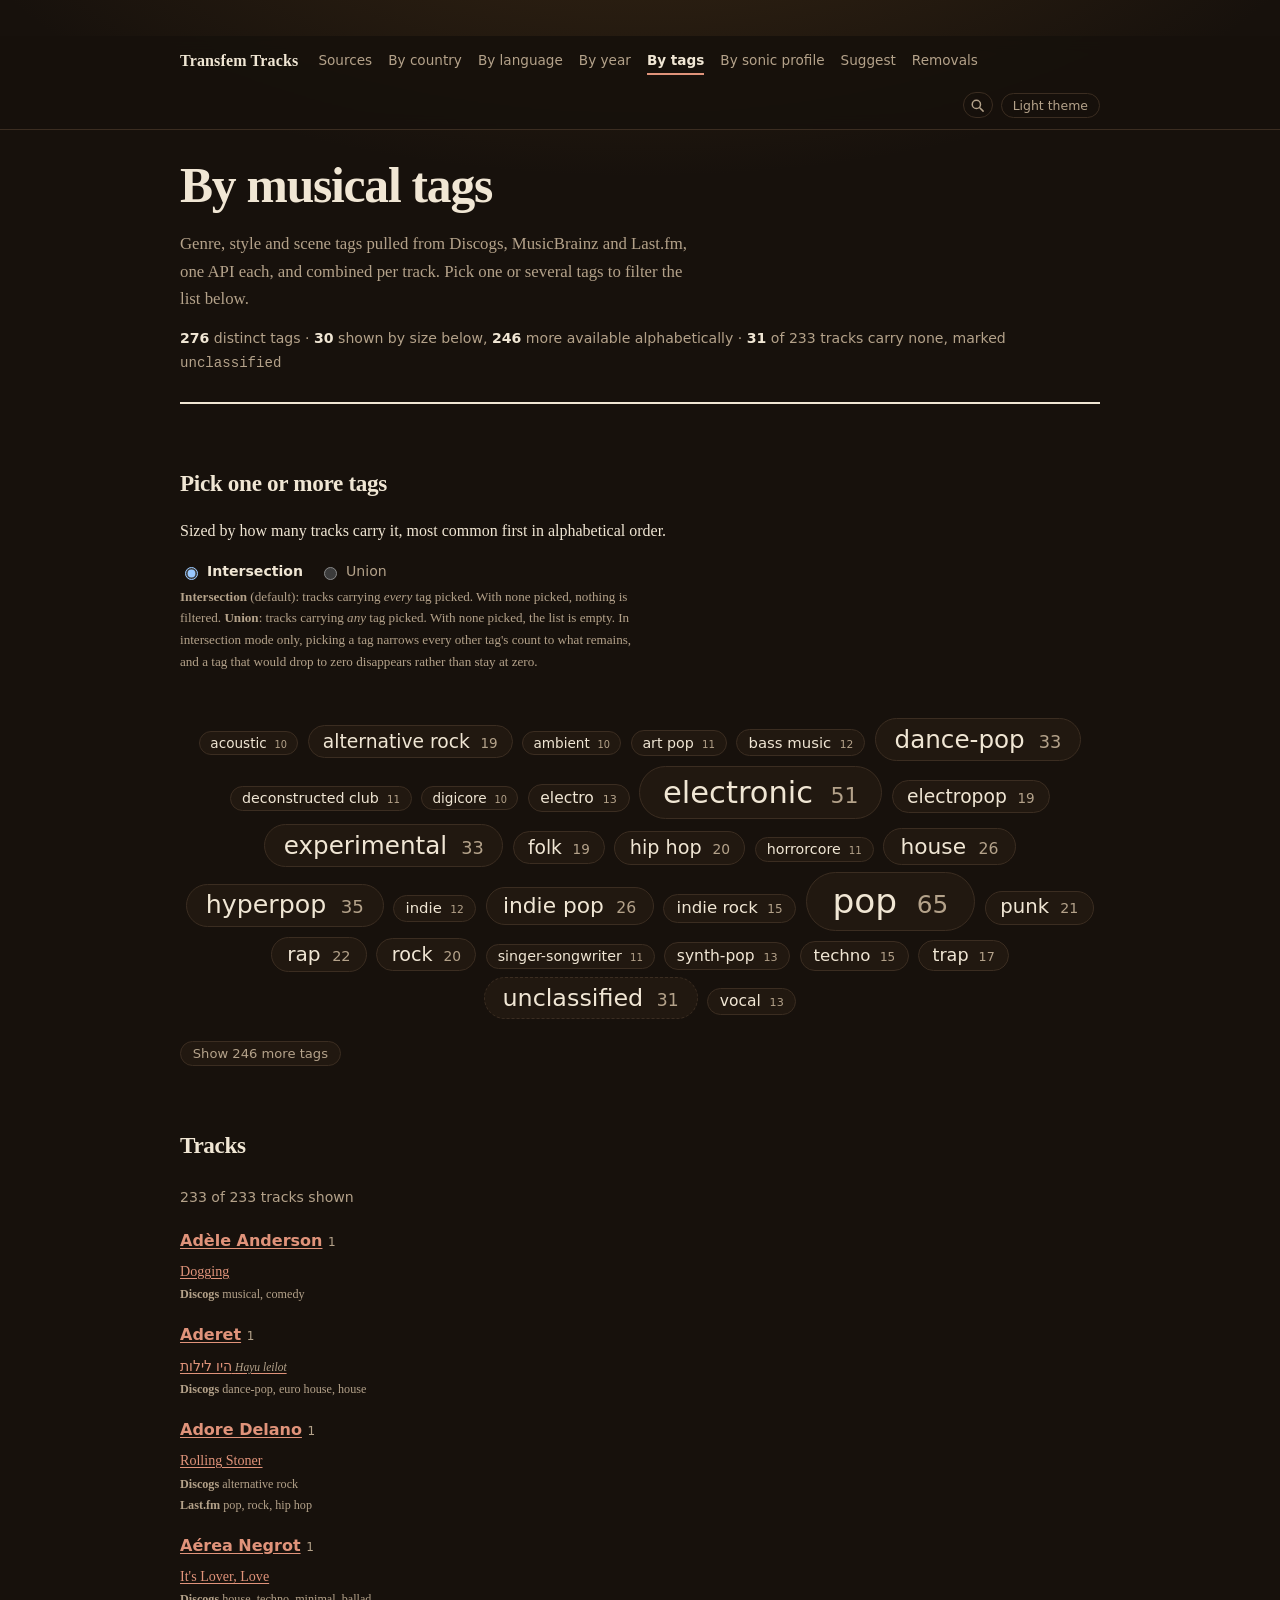
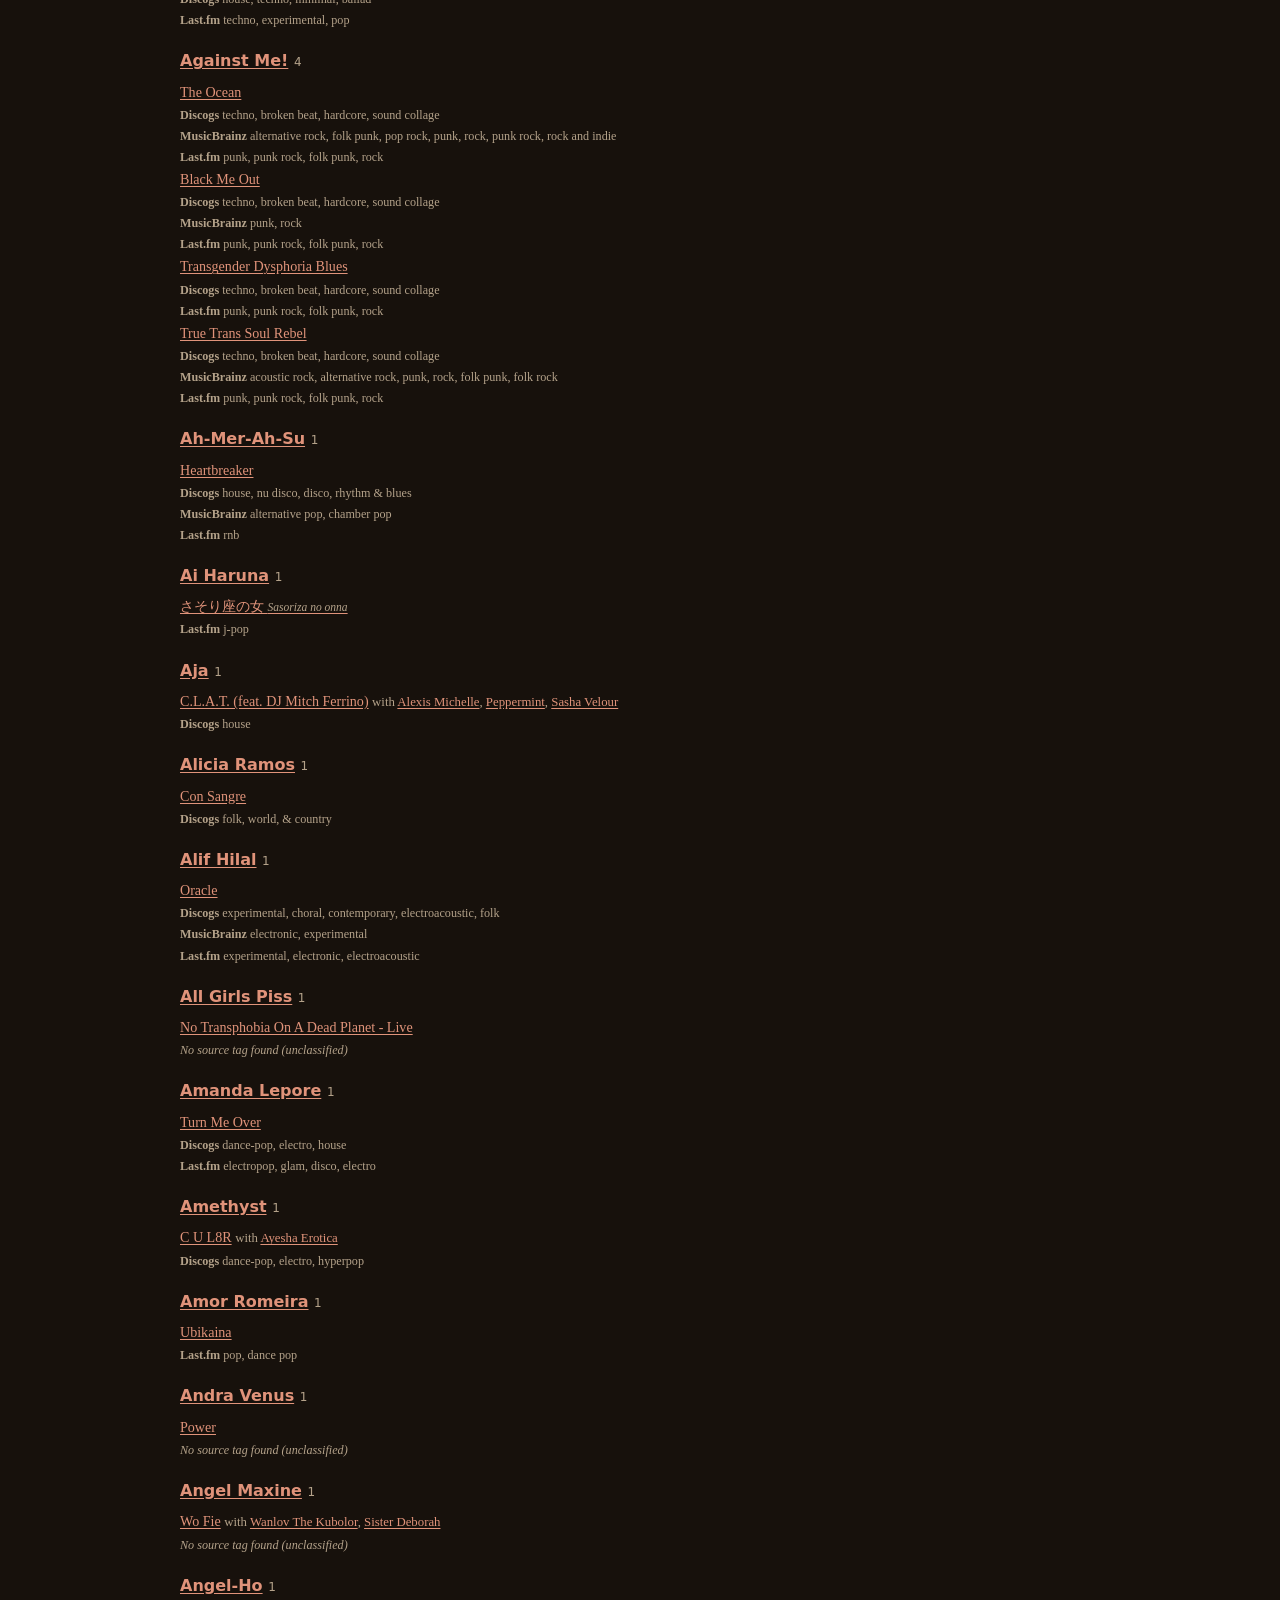
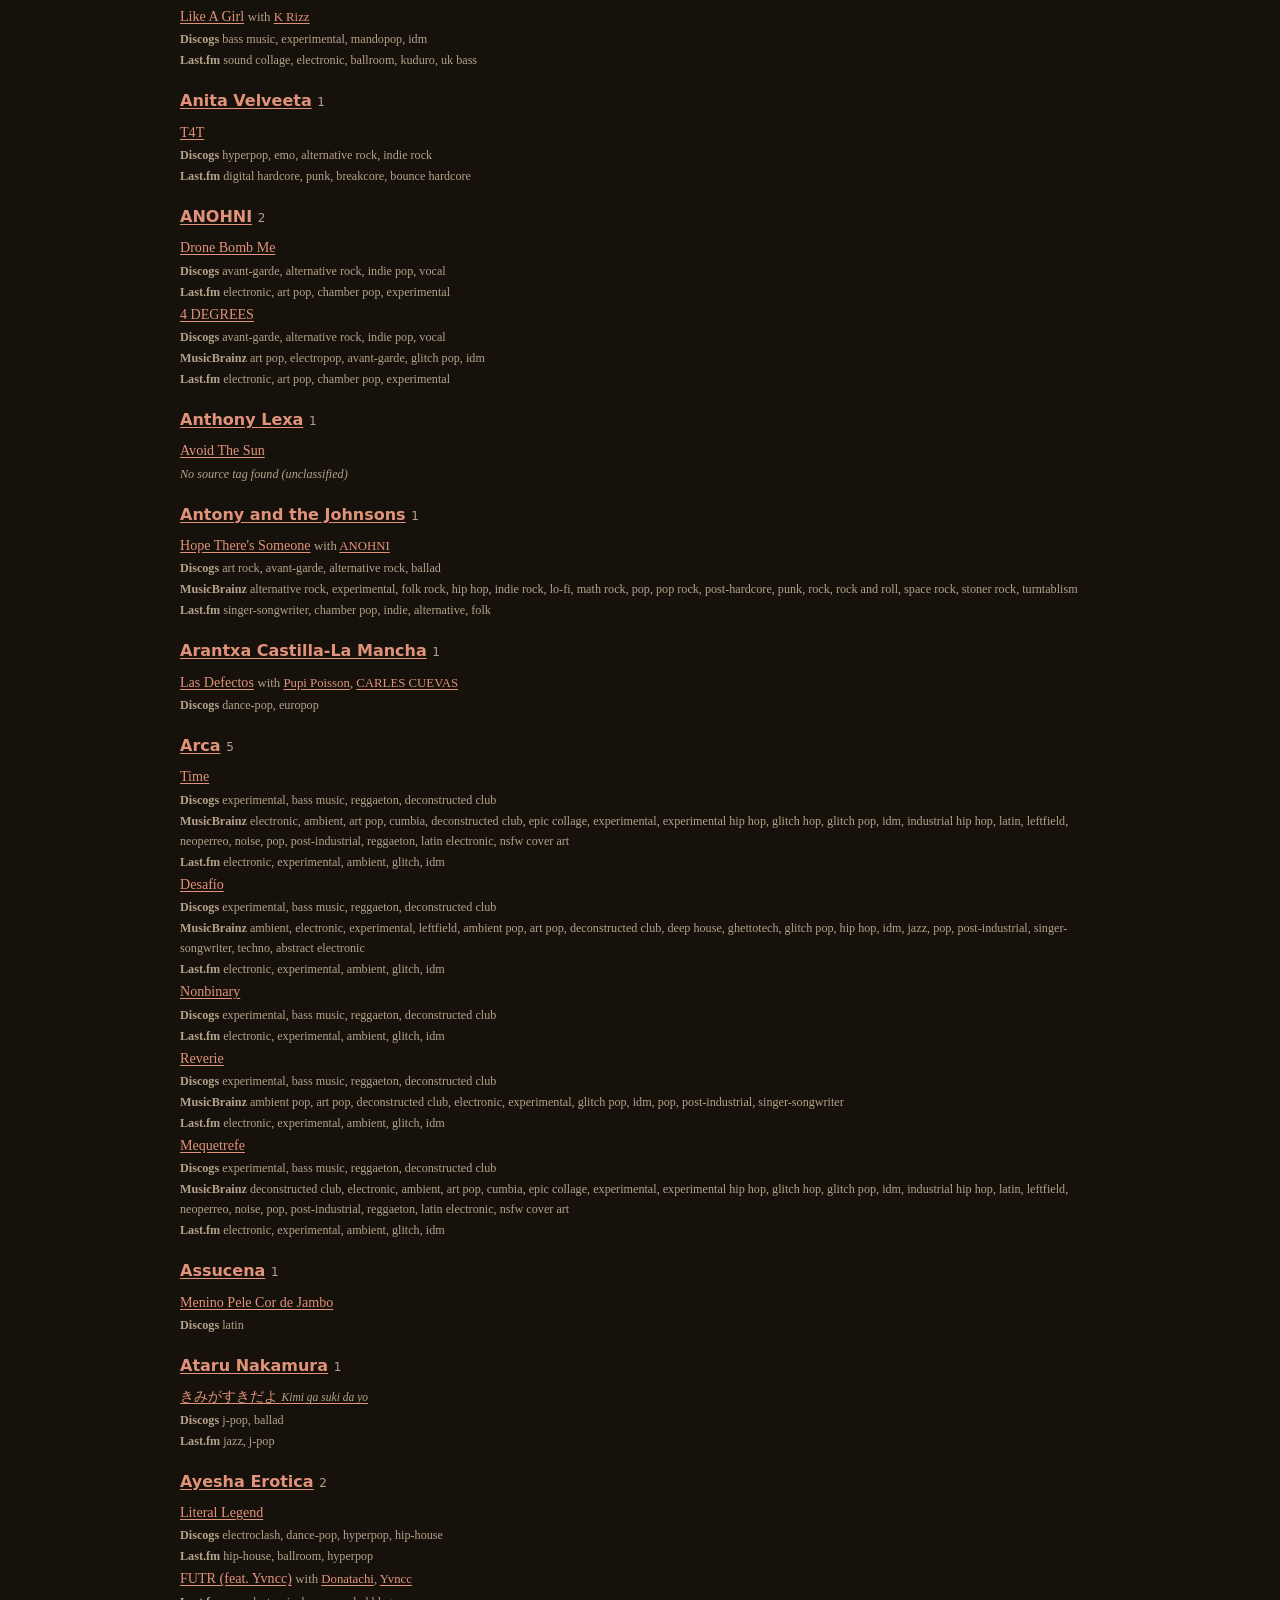
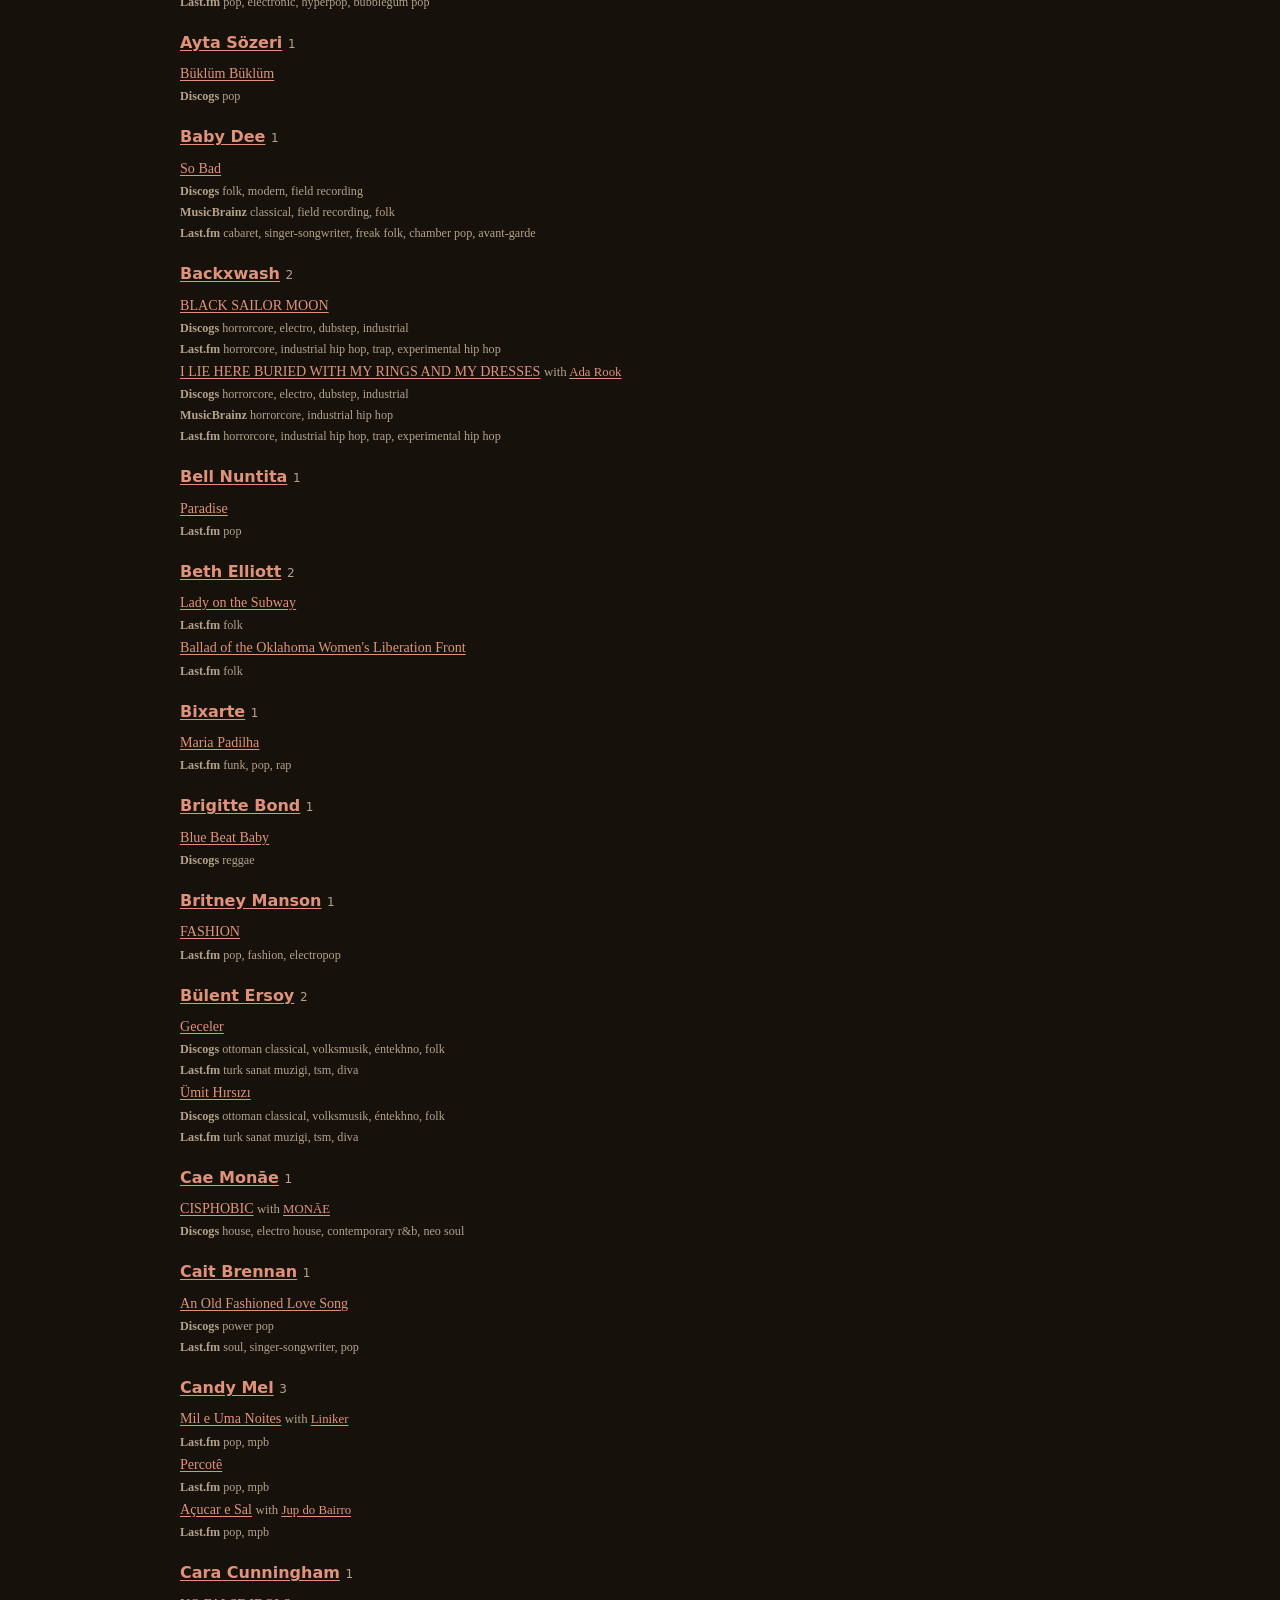
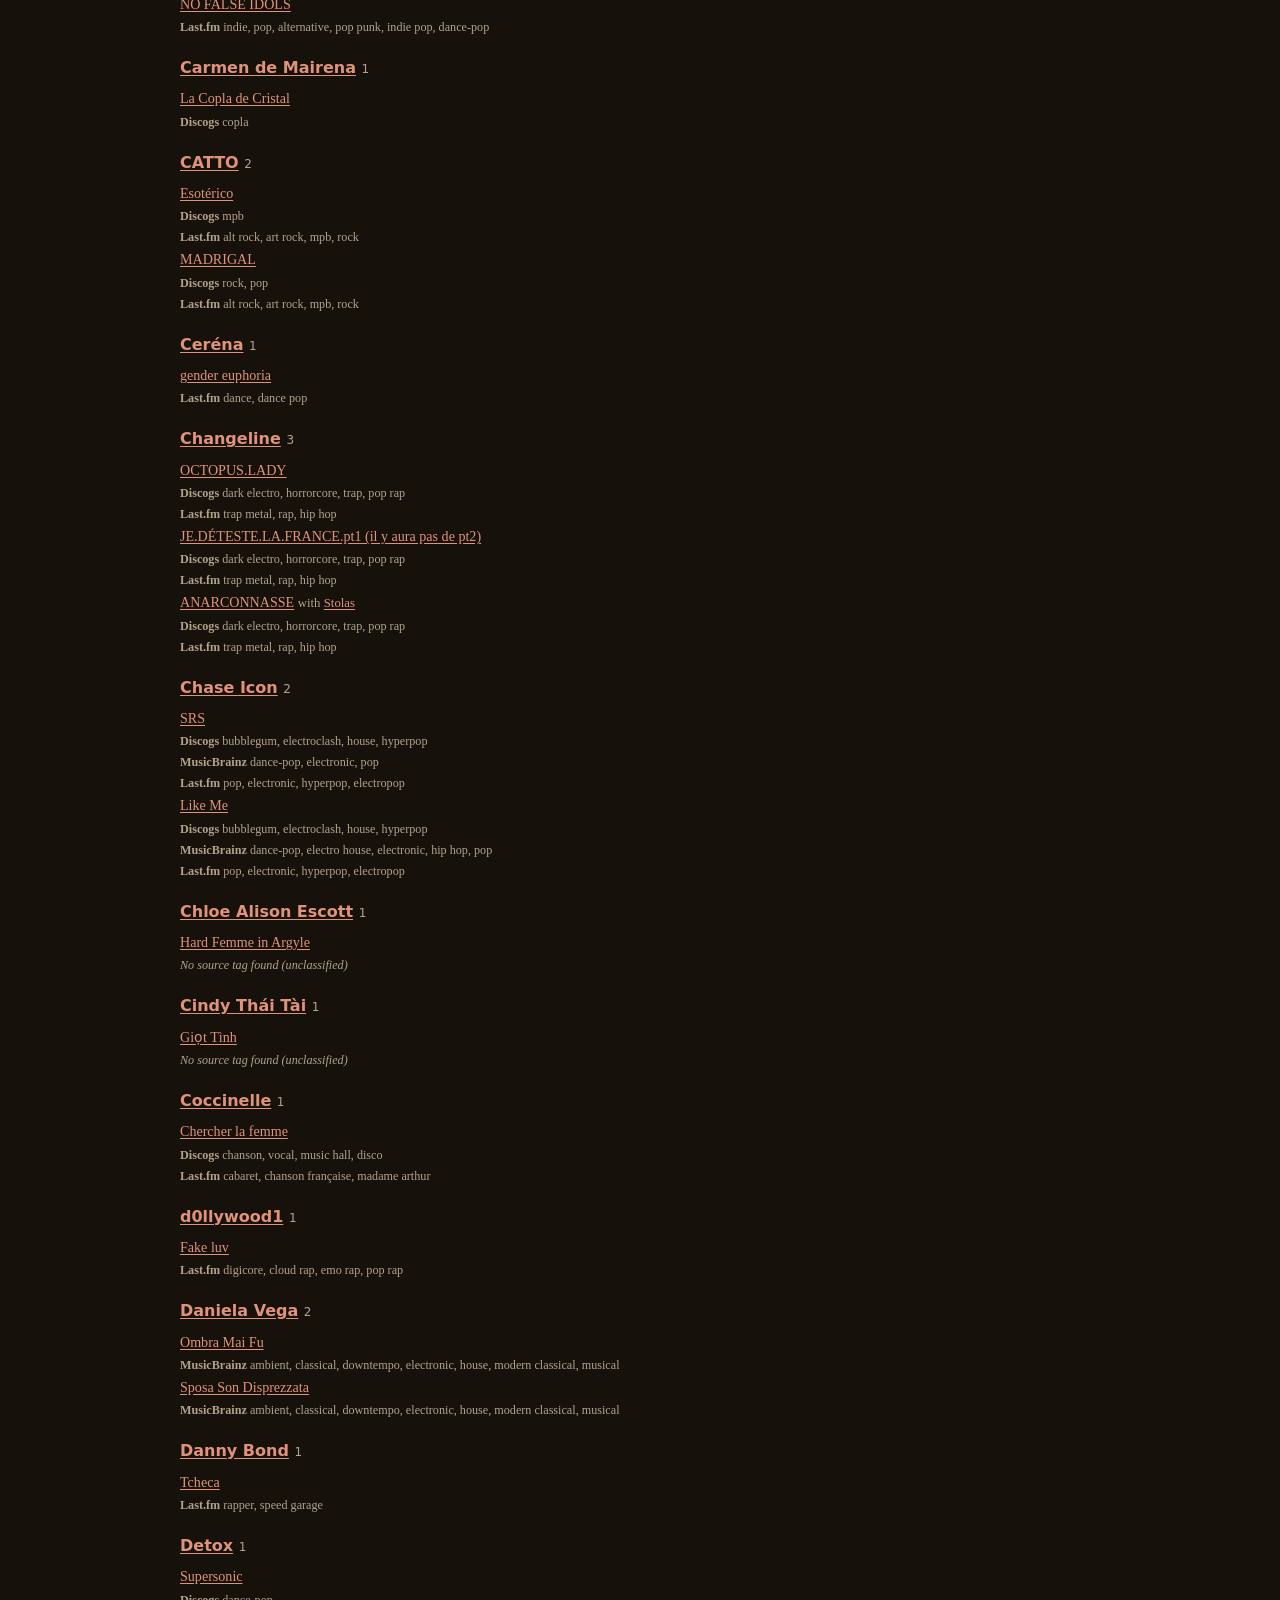
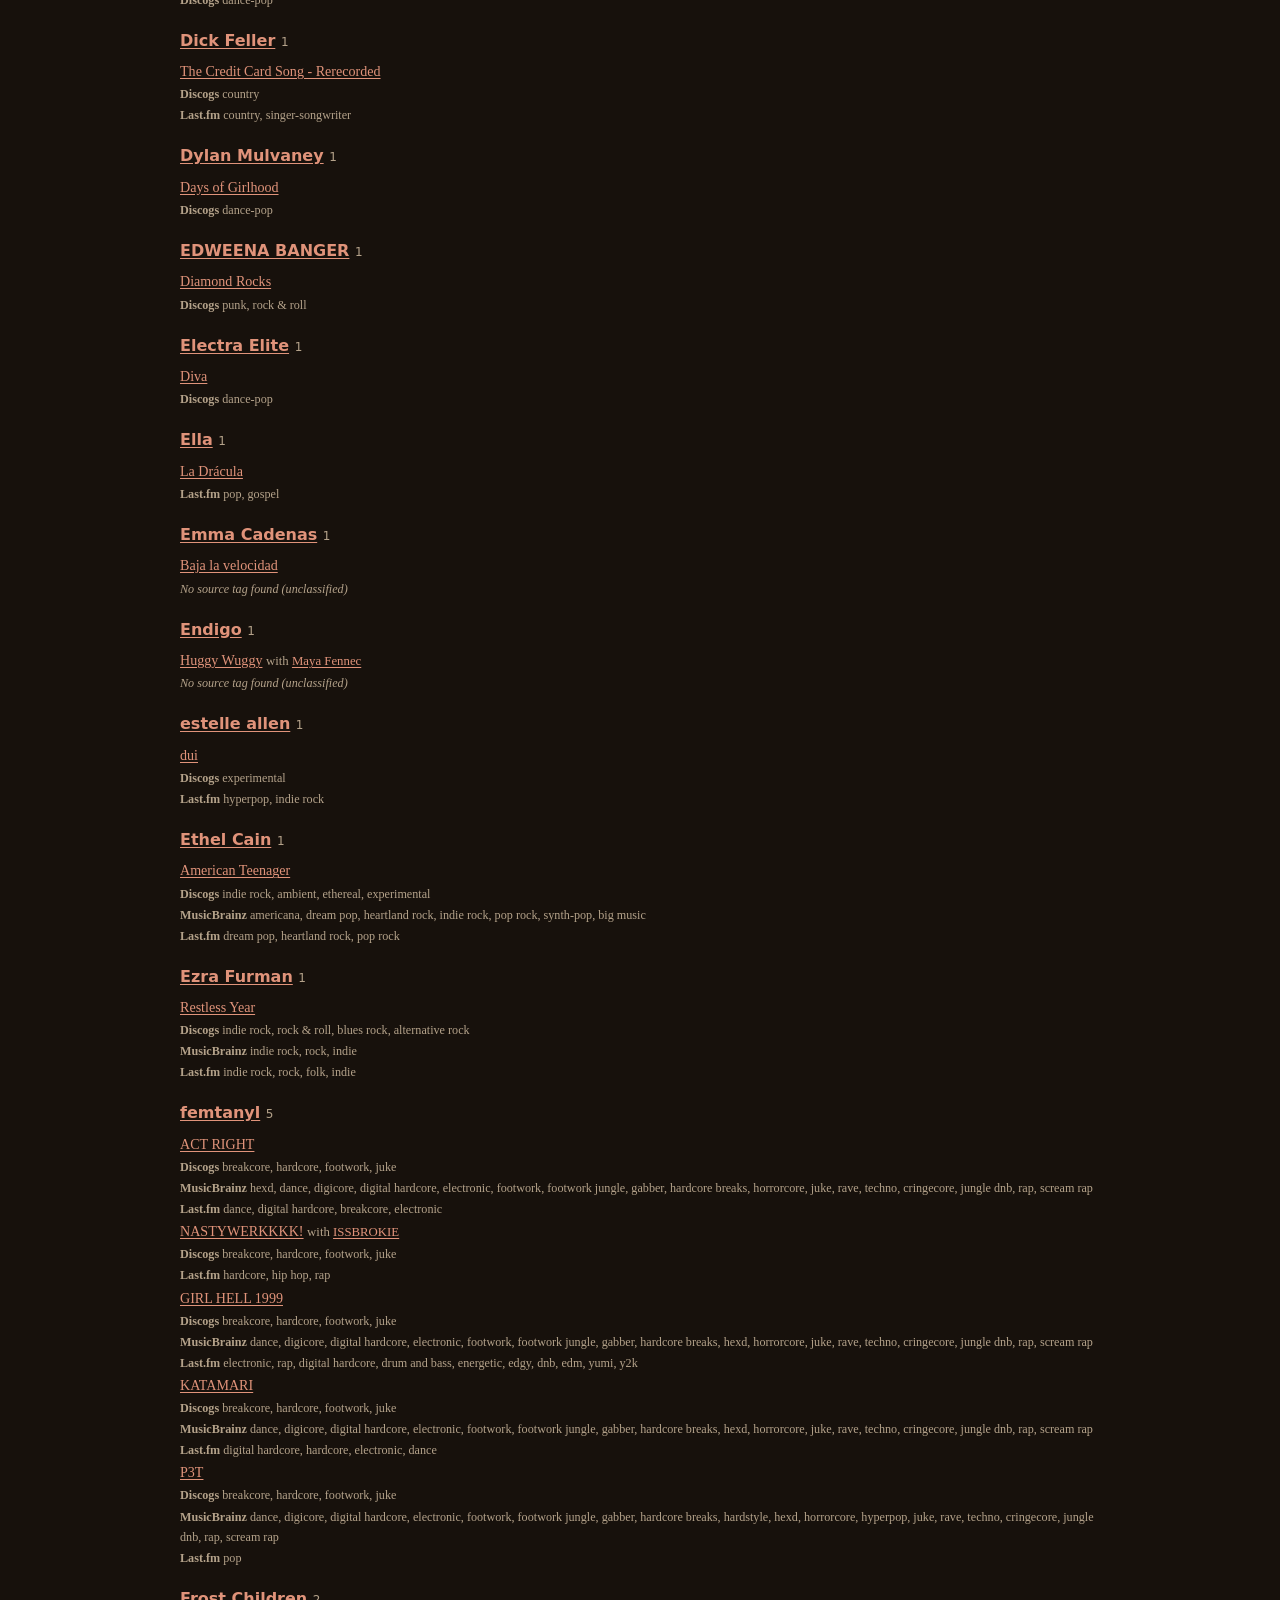
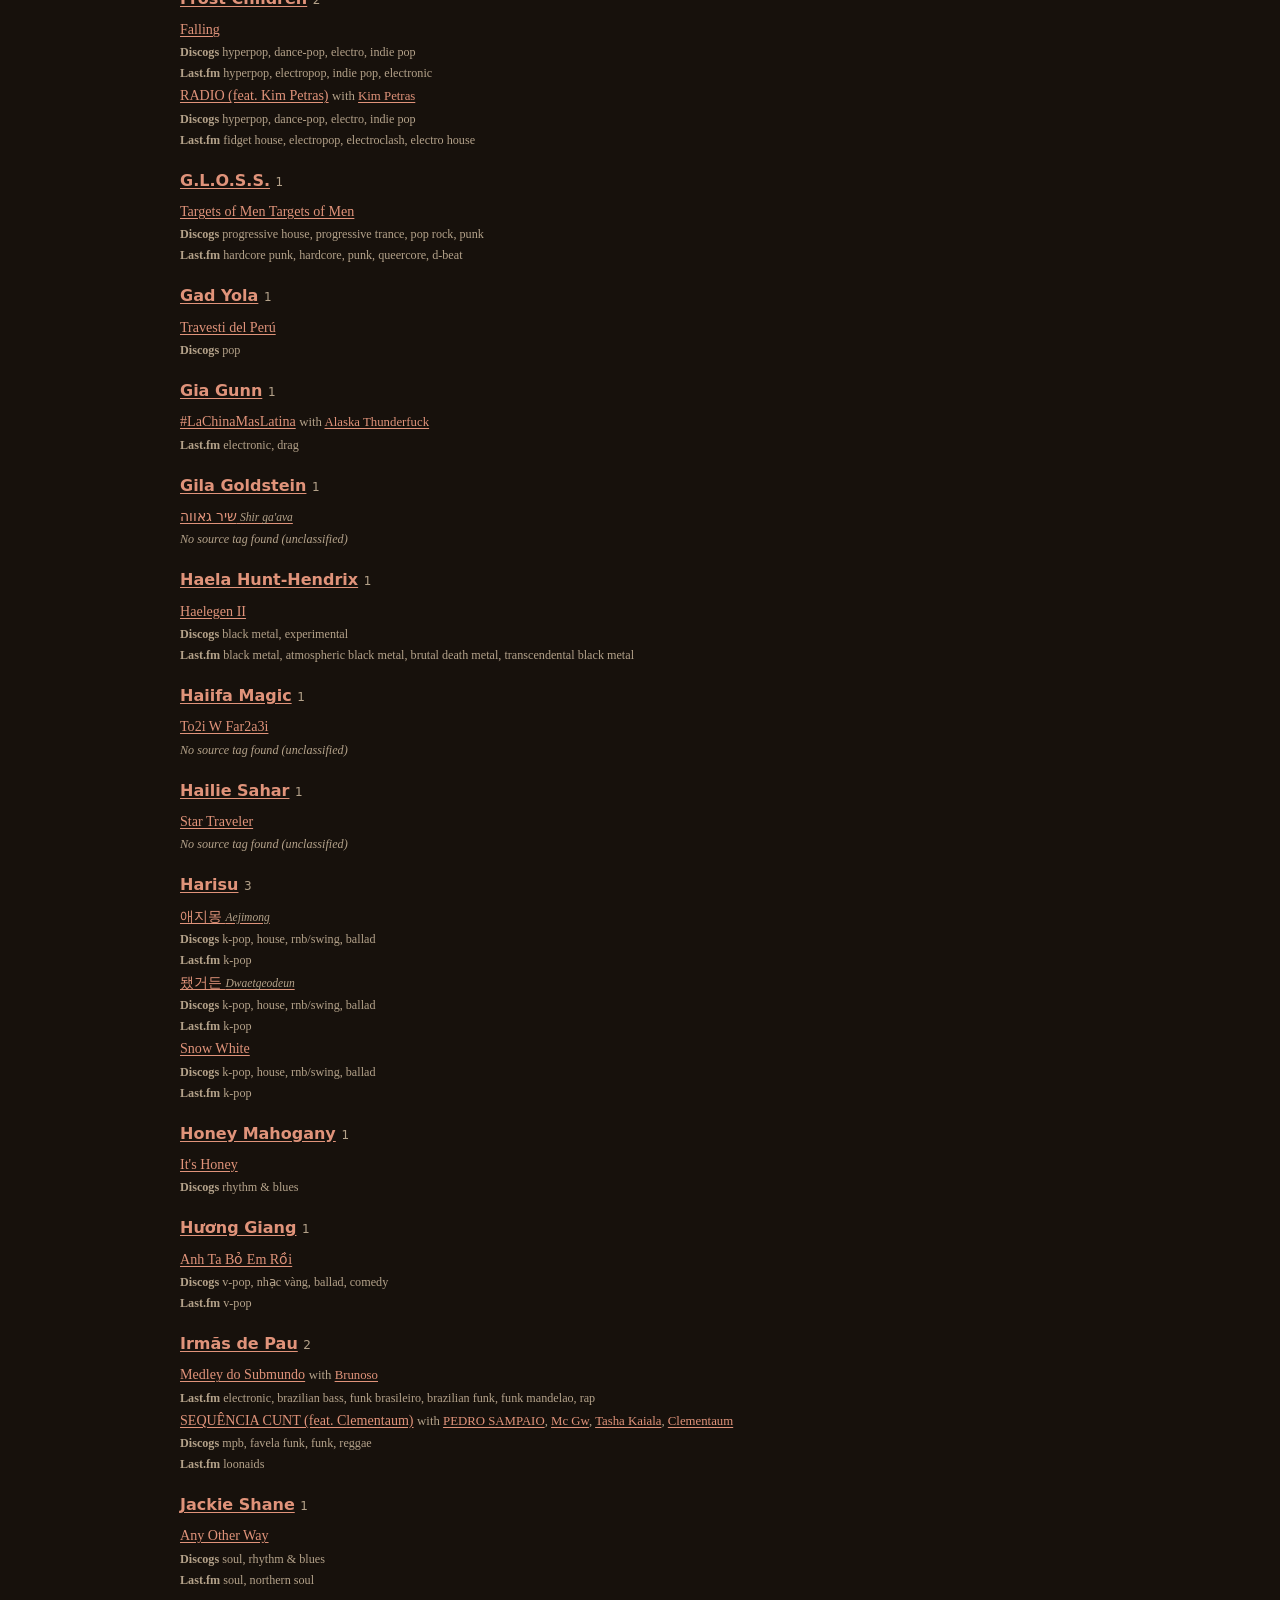
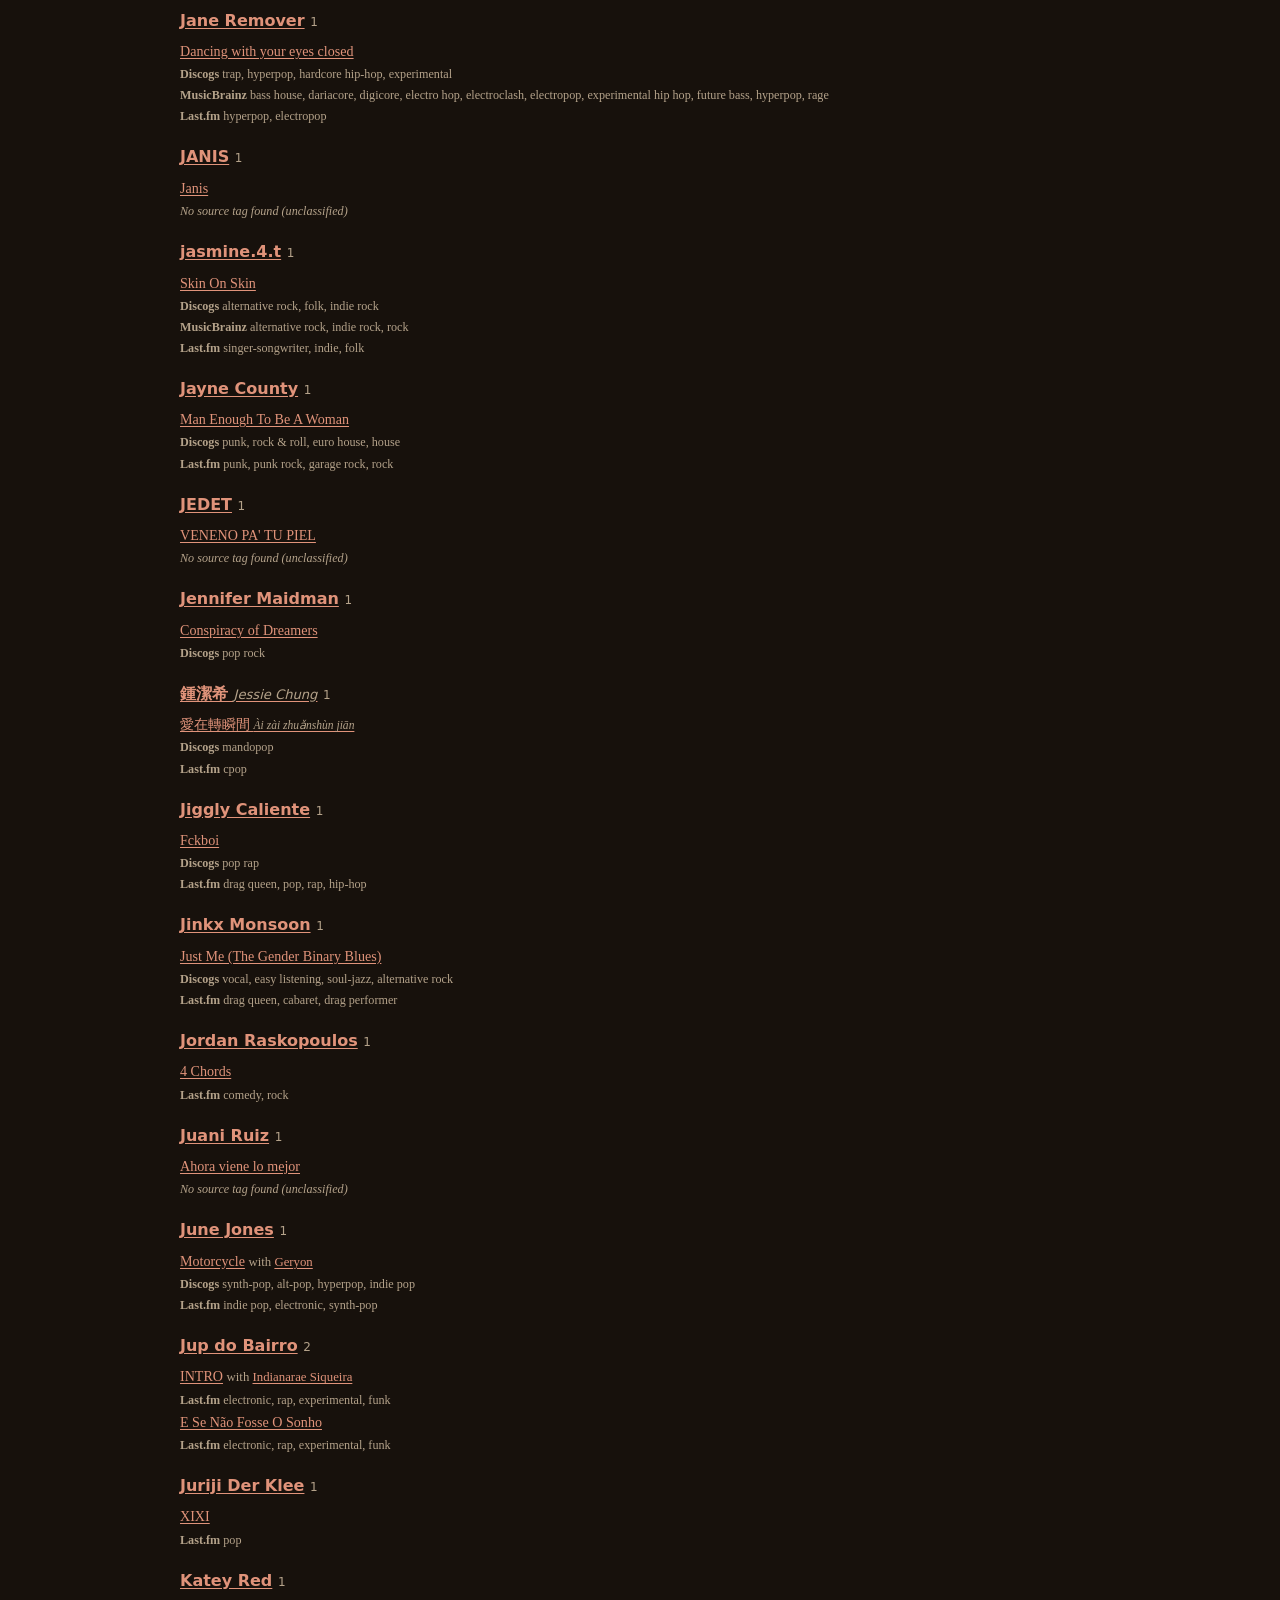
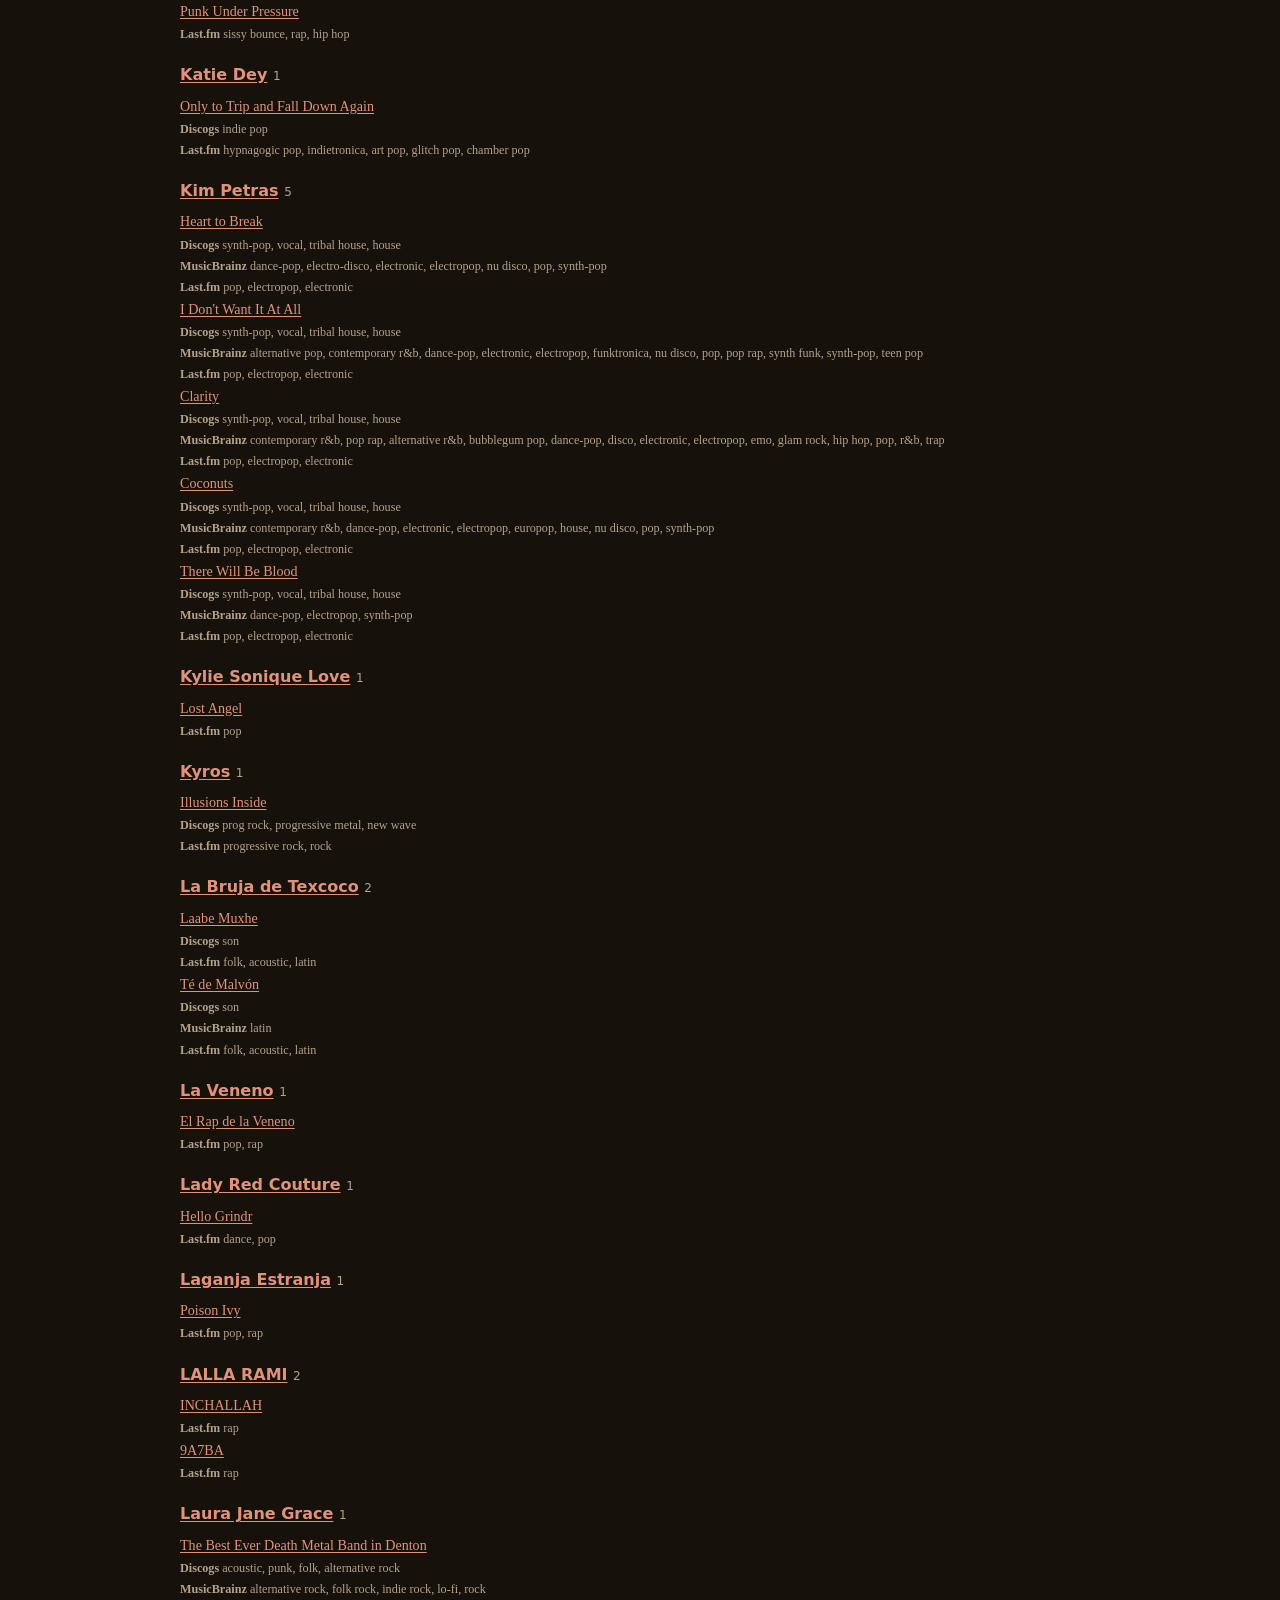
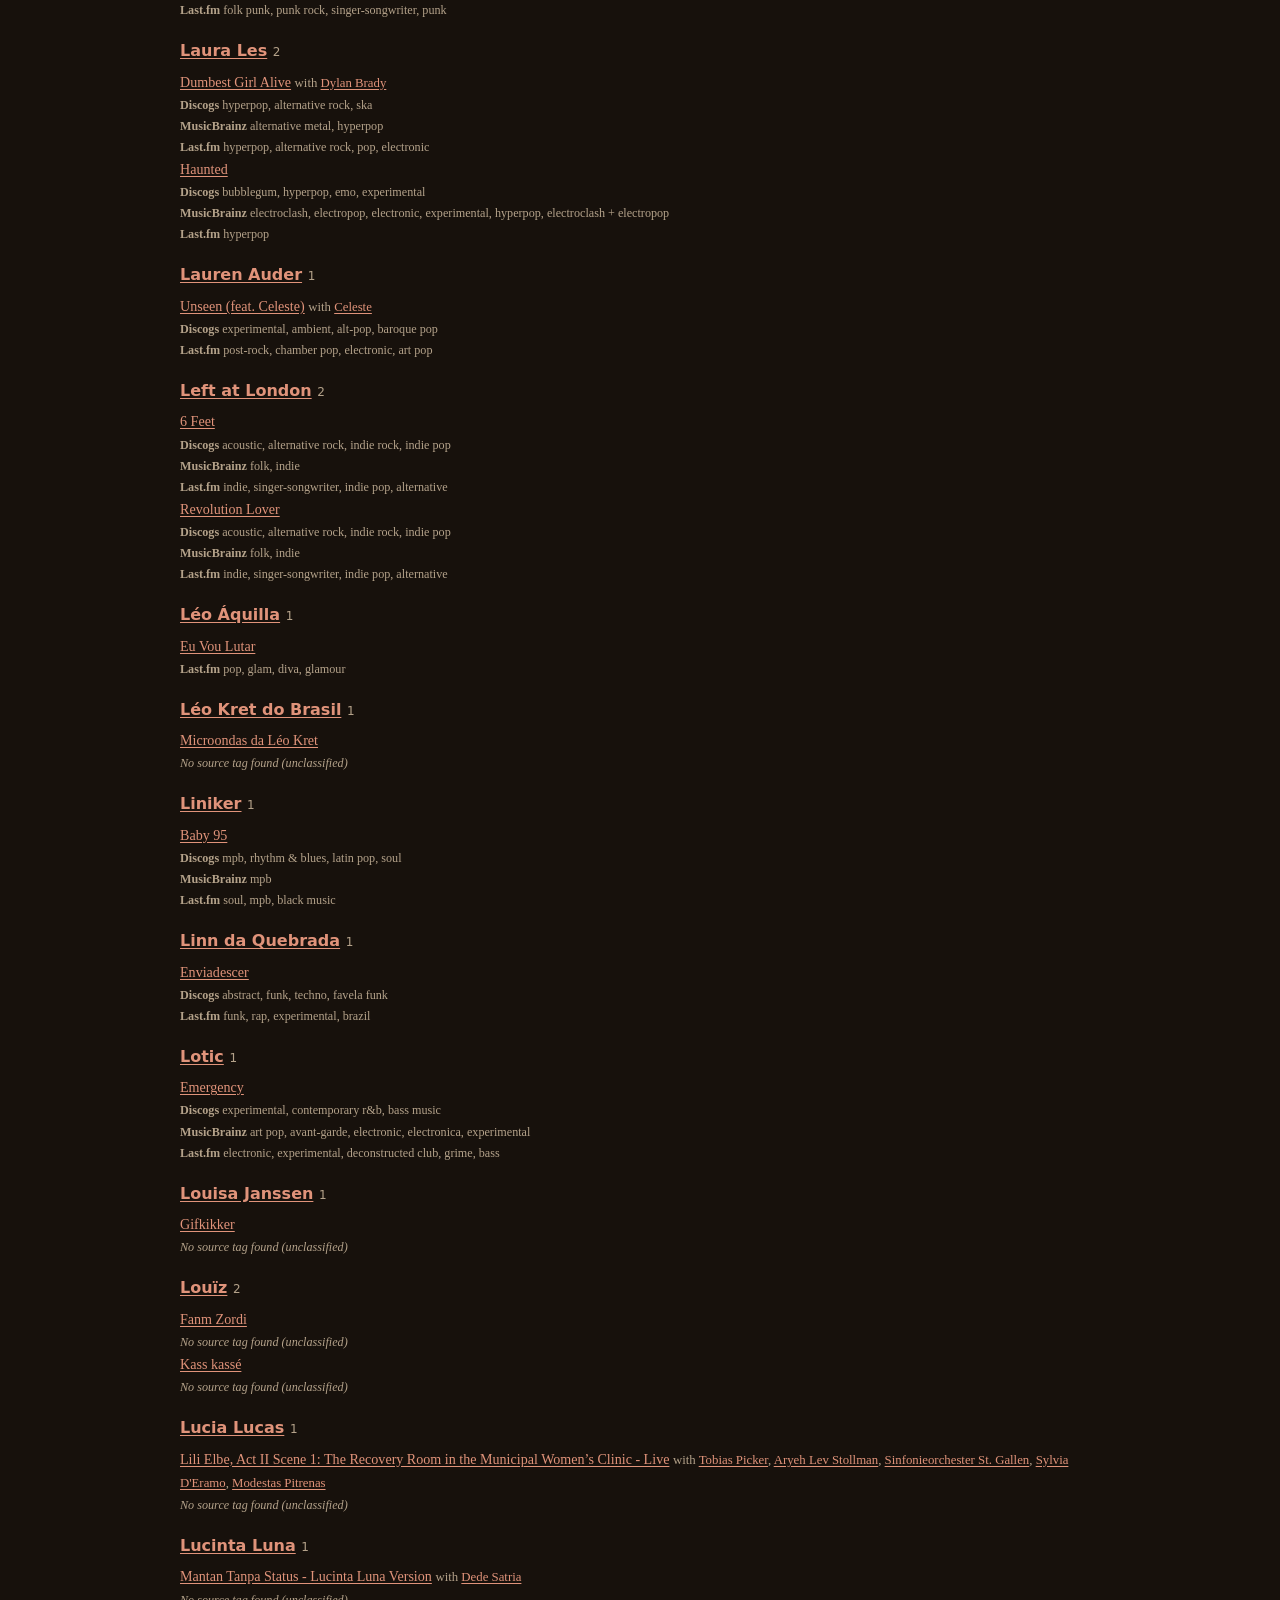
<file: tags.html>
<!doctype html>
<html lang="en">
<head>
<meta charset="utf-8">
<meta name="viewport" content="width=device-width, initial-scale=1">
<link rel="icon" href="favicon.svg" type="image/svg+xml">
<script>(function(){var d=document.documentElement;try{if(localStorage.getItem("tc-theme")==="light")d.dataset.theme="light"}catch(e){}window.tcToggleTheme=function(){var l=d.dataset.theme!=="light";if(l)d.dataset.theme="light";else delete d.dataset.theme;try{localStorage.setItem("tc-theme",l?"light":"dark")}catch(e){}document.dispatchEvent(new Event("tc-themechange"))}})()</script>
<title>Transfem Tracks — by musical tags</title>
<meta name="description" content="The 233 songs on Transfem Tracks, tagged by genre, style and scene from Discogs, MusicBrainz and Last.fm, filterable by intersection or union.">
<style>
*,*::before,*::after{box-sizing:border-box}
:root{
  /* Palette tirée de la pochette (novembre 2026). Thème sombre par défaut,
     thème clair au choix (bouton de la barre de navigation, mémorisé dans
     le navigateur). Sombre : terre d'ombre, crème des roses, cuivre. */
  color-scheme:dark;
  --bg:#17110c; --panel:#211810; --ink:#f0e6d4; --muted:#b4a28a; --line:#3b2d21;
  --accent:#e0937a; --soft:#2c1e15; --glow:#6b4a22;
  --ok:#b9cc86; --ok-bg:#262c14; --her:#e2b867; --her-bg:#33250f;
  --flag:#f0a08a; --flag-bg:#3a1a12; --note:#c4b6a4; --note-bg:#2a221b;
}
:root[data-theme="light"]{
  /* Clair : parchemin, terre d'ombre, rouge sang de bœuf des ongles. */
  color-scheme:light;
  --bg:#f5efe4; --panel:#fbf8f2; --ink:#241a12; --muted:#6f6151; --line:#e2d6c3;
  --accent:#8e2420; --soft:#f3e3d8; --glow:#e7c98f;
  --ok:#4b5e1f; --ok-bg:#e8ecd6; --her:#8a5a12; --her-bg:#f6e7c8;
  --flag:#a0331f; --flag-bg:#f8e1d8; --note:#5b5048; --note-bg:#ece5da;
}
html{-webkit-text-size-adjust:100%;scroll-behavior:smooth}
body{margin:0;background:radial-gradient(ellipse 980px 440px at 50% -140px,color-mix(in srgb,var(--glow) 38%,transparent),transparent 72%) no-repeat,var(--bg);color:var(--ink);
 font:16px/1.65 ui-serif,Georgia,"Iowan Old Style","Times New Roman",serif}
.wrap{max-width:960px;margin:0 auto;padding:48px 20px 96px}
header{border-bottom:2px solid var(--ink);padding-bottom:26px;margin-bottom:34px}
h1{font-size:clamp(2rem,6vw,3.1rem);line-height:1.05;margin:0 0 .35em;letter-spacing:-.025em}
.sub{font-size:1.05rem;color:var(--muted);margin:0;max-width:62ch}
h2{font-size:1.45rem;margin:60px 0 .45em;letter-spacing:-.015em}
h3.sec{font-size:1.1rem;margin:40px 0 .15em;color:var(--accent);
 font-family:ui-sans-serif,system-ui,-apple-system,"Segoe UI",sans-serif}
p.secblurb{margin:0 0 12px;color:var(--muted);font-size:.92rem;max-width:70ch}
p{max-width:70ch}
a{color:var(--accent);text-underline-offset:2px}
.note{background:var(--panel);border:1px solid var(--line);border-left:3px solid var(--accent);
 border-radius:0 8px 8px 0;padding:15px 19px;margin:20px 0;max-width:none}
.note p{margin:0 0 .7em;max-width:none} .note p:last-child{margin:0}
.note h4{margin:0 0 .45em;font-size:1rem;font-family:ui-sans-serif,system-ui,sans-serif}
.tablewrap{overflow-x:auto;border:1px solid var(--line);border-radius:9px;background:var(--panel)}
table.tl{border-collapse:collapse;width:100%;min-width:420px;
 font-family:ui-sans-serif,system-ui,-apple-system,"Segoe UI",sans-serif;font-size:.9rem}
table.tl tr{border-bottom:1px solid var(--line)}
table.tl tr:last-child{border-bottom:0}
table.tl td{padding:9px 14px;vertical-align:baseline}
td.n{color:var(--muted);font-variant-numeric:tabular-nums;width:3.2ch;
 text-align:right;font-size:.8rem;padding-right:2px}
td.ti{font-weight:600;width:52%}
td.cr{color:var(--muted)}
td.cr a{color:var(--muted);text-decoration:none;border-bottom:1px dotted var(--line)}
td.cr a:hover{color:var(--accent);border-bottom-color:var(--accent)}
td.cr a.guest{opacity:.62;font-style:italic}
td.yr{text-align:right;width:5ch;font-variant-numeric:tabular-nums;font-size:.82rem}
td.yr a{color:var(--muted);text-decoration:none;border-bottom:1px dotted var(--line)}
td.yr a:hover{color:var(--accent);border-bottom-color:var(--accent)}
td.ly{text-align:right;width:7ch;font-size:.78rem;white-space:nowrap}
td.ly a{color:var(--muted);text-decoration:none;border-bottom:1px dotted var(--line)}
td.ly a:hover{color:var(--accent);border-bottom-color:var(--accent)}
.st{display:inline-block;font-size:.66rem;text-transform:uppercase;letter-spacing:.07em;
 padding:2px 7px;border-radius:99px;font-weight:600;vertical-align:2px;
 font-family:ui-sans-serif,system-ui,sans-serif;white-space:nowrap}
.st-ok{color:var(--ok);background:var(--ok-bg)}
.st-her{color:var(--her);background:var(--her-bg)}
.st-flag{color:var(--flag);background:var(--flag-bg)}
.st-note{color:var(--note);background:var(--note-bg)}
.legend{display:flex;flex-wrap:wrap;gap:9px 18px;margin:16px 0 0;padding:0;list-style:none;
 font-family:ui-sans-serif,system-ui,sans-serif;font-size:.84rem;color:var(--muted)}
.legend li{display:flex;align-items:center;gap:7px}
.cards{display:grid;grid-template-columns:repeat(auto-fill,minmax(268px,1fr));gap:12px;margin-top:18px}
.card{background:var(--panel);border:1px solid var(--line);border-radius:9px;padding:14px 16px;
 font-family:ui-sans-serif,system-ui,-apple-system,"Segoe UI",sans-serif;scroll-margin-top:20px}
.card:target{border-color:var(--accent);background:var(--soft)}
.card-note{opacity:.72}
.card h4{margin:0 0 4px;font-size:1rem;display:flex;flex-wrap:wrap;align-items:center;gap:8px}
.card .meta{margin:0 0 8px;font-size:.76rem;color:var(--muted);letter-spacing:.02em;max-width:none}
.card .desc{margin:0 0 8px;font-size:.87rem;line-height:1.5;max-width:none}
.card .src{margin:0;font-size:.79rem;color:var(--muted);max-width:none}
.none{font-style:italic}
footer{margin-top:72px;padding-top:22px;border-top:1px solid var(--line);
 color:var(--muted);font-size:.86rem}
ul.plain{padding-left:1.1em} ul.plain li{margin-bottom:.5em;max-width:70ch}
blockquote{margin:8px 0 8px;padding:0 0 0 12px;border-left:2px solid var(--accent);
 font-family:ui-serif,Georgia,serif;font-style:italic;font-size:.9rem;line-height:1.5;color:var(--ink)}
.hero-link{display:inline-block;margin-top:16px;font-family:ui-sans-serif,system-ui,sans-serif;
 font-size:.9rem;font-weight:600;background:var(--accent);color:var(--bg);border:1.5px solid var(--accent);
 padding:9px 16px;border-radius:99px;text-decoration:none}
.hero-link:hover{opacity:.88}
.count{font-variant-numeric:tabular-nums}
.colophon{margin-top:12px;font-size:.82rem;line-height:1.6}
.stats{margin:14px 0 0;font-family:ui-sans-serif,system-ui,-apple-system,sans-serif;font-size:.88rem;color:var(--muted);max-width:none;line-height:1.7}
.stats strong{color:var(--ink);font-variant-numeric:tabular-nums}
.statnote{margin:6px 0 0;font-family:ui-sans-serif,system-ui,-apple-system,sans-serif;font-size:.78rem;color:var(--muted);max-width:62ch;line-height:1.6;opacity:.85}

/* --- pages annexes : countries.html et languages.html --- */
.pagenav{font-family:ui-sans-serif,system-ui,-apple-system,sans-serif;font-size:.85rem;
 display:flex;gap:18px;align-items:center;margin:0 0 30px;flex-wrap:wrap}
.pagenav a{color:var(--muted);text-decoration:none;border-bottom:1px solid transparent;padding-bottom:2px}
.pagenav a:hover{color:var(--accent);border-bottom-color:var(--accent)}
.pagenav .here{color:var(--ink);font-weight:600;border-bottom:2px solid var(--accent);padding-bottom:1px}

.mapfig{margin:26px 0 8px;padding:0}
.worldmap{display:block;width:100%;height:auto;background:transparent}
.worldmap .mc{stroke:var(--bg);stroke-width:1.2;vector-effect:non-scaling-stroke}
.worldmap a{cursor:pointer}
.worldmap a:hover path{stroke:var(--ink);stroke-width:2.2}
:root{--l0:#2a2119;--l1:#3f2a1e;--l2:#5d3623;--l3:#86472c;--l4:#b9633d;--l5:#e89c72}
:root[data-theme="light"]{--l0:#e9e1d3;--l1:#f0d6c0;--l2:#dfae8b;--l3:#c7805c;--l4:#a24f35;--l5:#74221a}
.worldmap .l0{fill:var(--l0)}.worldmap .l1{fill:var(--l1)}
.worldmap .l2{fill:var(--l2)}.worldmap .l3{fill:var(--l3)}
.worldmap .l4{fill:var(--l4)}.worldmap .l5{fill:var(--l5)}

figcaption{font-family:ui-sans-serif,system-ui,-apple-system,sans-serif;
 font-size:.8rem;color:var(--muted)}
figcaption p{margin:6px 0 0;max-width:none}
.legend{display:flex;gap:14px;flex-wrap:wrap;align-items:center;margin-top:10px}
.key{display:inline-flex;align-items:center;gap:5px}
.key i{width:15px;height:15px;border-radius:3px;display:inline-block;
 border:1px solid var(--line)}
.key i.l0{background:var(--l0)}.key i.l1{background:var(--l1)}
.key i.l2{background:var(--l2)}.key i.l3{background:var(--l3)}
.key i.l4{background:var(--l4)}.key i.l5{background:var(--l5)}

.bars{display:flex;flex-direction:column;gap:3px}
.bar{display:grid;grid-template-columns:9.5em 1fr 2.2em;align-items:center;gap:10px;
 font-family:ui-sans-serif,system-ui,-apple-system,sans-serif;font-size:.85rem;
 text-decoration:none;color:var(--ink);padding:3px 4px;border-radius:5px}
.bar:hover{background:var(--soft)}
.bl{overflow:hidden;text-overflow:ellipsis;white-space:nowrap}
.bt{background:var(--l1);border-radius:3px;height:15px;overflow:hidden}
.bf{display:block;height:100%;background:var(--accent);border-radius:3px}
.bn{text-align:right;color:var(--muted);font-variant-numeric:tabular-nums}

h3.cont{font-size:1.15rem;margin:44px 0 6px;color:var(--accent);
 font-family:ui-sans-serif,system-ui,-apple-system,sans-serif;
 border-bottom:1px solid var(--line);padding-bottom:6px}
.atlas-group{scroll-margin-top:18px;margin:0 0 18px}
h4.ctry{font-size:1rem;margin:18px 0 6px;
 font-family:ui-sans-serif,system-ui,-apple-system,sans-serif}
.cnt{font-family:ui-sans-serif,system-ui,-apple-system,sans-serif;
 font-size:.75rem;color:var(--muted);font-weight:400;font-variant-numeric:tabular-nums}
.atlas-artist{margin:0 0 10px 0;padding-left:14px;border-left:2px solid var(--line)}
.atlas-artist h4{margin:0 0 2px;font-size:.95rem;
 font-family:ui-sans-serif,system-ui,-apple-system,sans-serif;font-weight:600}
.atlas-artist h4 a{text-decoration:none}
.atlas-artist h4 a:hover{text-decoration:underline}
ul.atlas-tracks{list-style:none;margin:0;padding:0;font-size:.88rem}
ul.atlas-tracks li{margin:0 0 1px}
ul.atlas-tracks .cr{color:var(--muted);font-size:.8rem}
@media (max-width:560px){.bar{grid-template-columns:7em 1fr 2em;font-size:.8rem}}

/* --- pochette, page d'accueil seulement --- */
header.withcover{display:grid;grid-template-columns:1fr auto;gap:8px 28px;align-items:start;justify-items:start}
header.withcover .cover{grid-column:2;grid-row:1 / span 4;width:150px;height:150px;
 border-radius:10px;object-fit:cover;box-shadow:0 0 0 1px var(--line),0 3px 12px -6px var(--glow)}
@media (max-width:620px){header.withcover{grid-template-columns:1fr}
 header.withcover .cover{grid-column:1;grid-row:auto;width:96px;height:96px;order:-1}}

/* --- thème clair : bouton Spotify discret (contour seulement) --- */
:root[data-theme="light"] .hero-link{background:transparent;color:var(--accent)}
:root[data-theme="light"] .hero-link:hover{background:var(--soft);opacity:1}

/* --- choix du thème --- */
.themebtn{margin-left:auto;font:inherit;font-size:.78rem;line-height:1.4;background:none;
 border:1px solid var(--line);color:var(--muted);border-radius:99px;padding:3px 11px;cursor:pointer}
.themebtn:hover{color:var(--accent);border-color:var(--accent)}
:root[data-theme="light"] .themebtn .to-light,:root:not([data-theme="light"]) .themebtn .to-dark{display:none}

/* --- recherche (10 novembre 2026) --- */
.pagenav{position:relative}
.navtools{margin-left:auto;display:inline-flex;align-items:center;gap:8px}
.navtools .themebtn{margin-left:0}
.searchbtn{display:inline-flex;align-items:center;justify-content:center;background:none;
 border:1px solid var(--line);color:var(--muted);border-radius:99px;width:30px;height:26px;padding:0;cursor:pointer}
.searchbtn:hover,.searchbtn[aria-expanded="true"]{color:var(--accent);border-color:var(--accent)}
.searchbtn[hidden]{display:none}
.searchpanel{position:absolute;right:0;top:calc(100% + 8px);z-index:20;width:min(420px,100%);
 background:var(--panel);border:1px solid var(--line);border-radius:9px;padding:10px;
 box-shadow:0 8px 24px rgba(0,0,0,.25)}
.searchpanel[hidden]{display:none}
.searchpanel input{width:100%;box-sizing:border-box;font:inherit;font-size:.95rem;color:var(--ink);
 background:var(--bg);border:1px solid var(--line);border-radius:6px;padding:7px 10px}
.searchpanel input:focus{outline:2px solid var(--accent);outline-offset:1px}
.searchout{list-style:none;margin:6px 0 0;padding:0;max-height:60vh;overflow-y:auto}
.searchout li a{display:block;padding:6px 6px;border-radius:5px;color:var(--ink);text-decoration:none;line-height:1.35}
.searchout li a:hover,.searchout li a:focus{background:var(--soft)}
.searchout .sk{display:inline-block;min-width:44px;margin-right:8px;font-size:.7rem;text-transform:uppercase;letter-spacing:.04em;color:var(--muted)}
.searchout .ss{display:block;margin-left:52px;font-size:.78rem;color:var(--muted)}
.searchout .more{padding:6px;font-size:.8rem;color:var(--muted)}
tr:target td{background:var(--soft)}
details.row:target>summary{background:var(--soft)}

/* --- barre collée, nom du site et menu (10 novembre 2026) --- */
html{scroll-padding-top:72px}
.pagenav.js{position:sticky;top:0;z-index:60;padding:12px 0;margin-top:-12px}
.pagenav.js::before{content:"";position:absolute;top:0;bottom:0;left:calc(50% - 50vw);width:100vw;z-index:-1;
 background:color-mix(in srgb,var(--bg) 90%,transparent);border-bottom:1px solid var(--line);
 -webkit-backdrop-filter:blur(8px);backdrop-filter:blur(8px)}
body{overflow-x:clip}
.pagenav{gap:16px}
.pagenav .brand{font-family:Georgia,"Times New Roman",serif;font-weight:700;font-size:1rem;
 color:var(--ink);letter-spacing:.01em;white-space:nowrap;border-bottom:0;margin-right:4px}
.pagenav .brand:hover{color:var(--accent)}
.navlinks{display:flex;flex-wrap:wrap;gap:16px;align-items:center}
.menubtn{display:none;align-items:center;gap:6px;font:inherit;font-size:.8rem;background:none;
 color:var(--muted);border:1px solid var(--line);border-radius:99px;height:26px;padding:0 10px;cursor:pointer}
.menubtn:hover,.menubtn[aria-expanded="true"]{color:var(--accent);border-color:var(--accent)}
@media (max-width:1000px){
 .pagenav.js{flex-wrap:nowrap}
 .pagenav.js .menubtn{display:inline-flex}
 .pagenav.js .menubtn[hidden]{display:none}
 .pagenav.js .navlinks{display:none;position:absolute;left:0;top:calc(100% + 6px);z-index:70;
  flex-direction:column;align-items:flex-start;gap:0;min-width:220px;padding:6px;
  background:var(--panel);border:1px solid var(--line);border-radius:9px;box-shadow:0 8px 24px rgba(0,0,0,.25)}
 .pagenav.js.open .navlinks{display:flex}
 .pagenav.js .navlinks a,.pagenav.js .navlinks .here{display:block;width:100%;box-sizing:border-box;padding:9px 10px;border-radius:6px;border-bottom:0}
 .pagenav.js .navlinks a:hover{background:var(--soft)}
 .pagenav.js .navlinks .here{background:var(--soft)}
}
@media (max-width:420px){.pagenav .brand{font-size:.92rem}.menubtn span{display:none}.menubtn{padding:0 8px}}

/* Transcription latine d'un nom ou d'un titre non latin (roman.py). */
.rom{font-size:.82em;font-style:italic;font-weight:400;color:var(--muted);letter-spacing:0;text-transform:none}
.searchout .sr{font-size:.85em;font-style:italic;color:var(--muted)}

.modepick{display:flex;gap:16px;align-items:center;flex-wrap:wrap;margin:14px 0 2px;
 font-family:ui-sans-serif,system-ui,-apple-system,sans-serif;font-size:.88rem}
.modepick label{display:inline-flex;align-items:center;gap:6px;cursor:pointer;color:var(--muted)}
.modepick input:checked+span{color:var(--ink);font-weight:600}
.modehint{font-size:.82rem;color:var(--muted);margin:2px 0 0}
.tagactive{display:flex;flex-wrap:wrap;gap:.3em .5em;margin:10px 0 0;min-height:1.6em}
.tagcloud{display:flex;flex-wrap:wrap;gap:.35em .6em;align-items:baseline;
 justify-content:center;padding:10px 4px}
.tagtail{display:flex;flex-wrap:wrap;gap:.3em .45em}
#tagtail-wrap{margin-top:10px}
.tag{font-family:ui-sans-serif,system-ui,-apple-system,sans-serif;
 border:1px solid var(--line);background:var(--panel);color:var(--ink);
 border-radius:99px;padding:.15em .75em;cursor:pointer;line-height:1.35}
.tag:hover{border-color:var(--accent)}
.tag .cnt{color:var(--muted);font-size:.72em;margin-left:.35em}
.tag[aria-pressed="true"]{background:var(--accent);border-color:var(--accent);color:var(--bg)}
.tag[aria-pressed="true"] .cnt{color:var(--bg);opacity:.82}
.tag-active{background:var(--accent);border-color:var(--accent);color:var(--bg);font-size:.85rem}
.tag-tail{font-size:.78rem;padding:.1em .55em}
.tag-unclassified{border-style:dashed}
.tagtail-toggle{font-family:ui-sans-serif,system-ui,sans-serif;font-size:.82rem;
 border:1px solid var(--line);background:var(--panel);color:var(--muted);
 border-radius:99px;padding:.3em .9em;cursor:pointer;margin-top:12px}
.tagtail-toggle:hover{border-color:var(--accent);color:var(--accent)}
.tagres-controls{display:flex;align-items:center;gap:14px;flex-wrap:wrap;
 margin:22px 0 10px;font-family:ui-sans-serif,system-ui,sans-serif;
 font-size:.88rem;color:var(--muted)}
#tagres-count strong{color:var(--ink)}
.clearbtn{font-family:ui-sans-serif,system-ui,sans-serif;font-size:.82rem;
 border:1px solid var(--line);background:var(--panel);color:var(--muted);
 border-radius:99px;padding:.3em .9em;cursor:pointer}
.clearbtn:hover{border-color:var(--accent);color:var(--accent)}
.srcline{font-size:.76rem;color:var(--muted);margin-top:1px}
.srcline b{color:var(--muted);font-weight:600}
.srcline.none{font-style:italic}
</style>
<link rel="canonical" href="https://clairevdd.github.io/transfem-tracks/tags.html">
<meta property="og:type" content="website">
<meta property="og:site_name" content="Transfem Tracks">
<meta property="og:title" content="Transfem Tracks — by musical tags">
<meta property="og:description" content="The 233 songs on Transfem Tracks, tagged by genre, style and scene from Discogs, MusicBrainz and Last.fm, filterable by intersection or union.">
<meta property="og:url" content="https://clairevdd.github.io/transfem-tracks/tags.html">
<meta property="og:image" content="https://clairevdd.github.io/transfem-tracks/cover.jpg">
<meta name="twitter:card" content="summary">
</head>
<body>
<div class="wrap">
<nav class="pagenav" id="tc-nav"><a class="brand" href="index.html">Transfem Tracks</a><button type="button" class="menubtn" id="tc-menu" hidden aria-expanded="false" aria-controls="tc-links"><svg viewBox="0 0 20 20" width="15" height="15" aria-hidden="true"><path d="M3 5h14M3 10h14M3 15h14" stroke="currentColor" stroke-width="2" stroke-linecap="round"/></svg><span>Menu</span></button><span class="navlinks" id="tc-links"><a href="index.html">Sources</a><a href="countries.html">By country</a><a href="languages.html">By language</a><a href="years.html">By year</a><span class="here">By tags</span><a href="sonic.html">By sonic profile</a><a href="https://tally.so/r/xVMa9o" target="_blank" rel="noopener">Suggest</a><a href="https://tally.so/r/2EWdyg" target="_blank" rel="noopener">Removals</a></span><span class="navtools"><button type="button" class="searchbtn" id="tcs-btn" hidden aria-label="Search artists and songs" aria-expanded="false" aria-controls="tcs-panel"><svg viewBox="0 0 20 20" width="15" height="15" aria-hidden="true"><circle cx="8.5" cy="8.5" r="5.5" fill="none" stroke="currentColor" stroke-width="2"/><path d="M13 13l4.5 4.5" stroke="currentColor" stroke-width="2" stroke-linecap="round"/></svg></button><div class="searchpanel" id="tcs-panel" hidden><input type="search" id="tcs-in" placeholder="Search an artist or a song" autocomplete="off" spellcheck="false" aria-label="Search an artist or a song"><ul id="tcs-out" class="searchout"></ul></div><script>(function(){var b=document.getElementById("tcs-btn"),p=document.getElementById("tcs-panel"),i=document.getElementById("tcs-in"),o=document.getElementById("tcs-out"),D=null,L=null;b.hidden=false;function n(s){return s.normalize("NFD").replace(/[\u0300-\u036f]/g,"").toLowerCase().replace(/\u0153/g,"oe").replace(/\u00e6/g,"ae").replace(/\u00df/g,"ss").replace(/['\u2019]/g,"").replace(/[^\p{L}\p{N}]+/gu," ").trim()}function e(s){return s.replace(/[&<>"]/g,function(c){return{"&":"&amp;","<":"&lt;",">":"&gt;","\"":"&quot;"}[c]})}function ld(){if(!L)L=fetch("search-index.json").then(function(r){return r.json()}).then(function(j){j.forEach(function(x){x.k=n(x.r||x.t);x.q=" "+n(x.t+" "+(x.r||"")+" "+(x.s||""))});D=j;return j});return L}function run(){var q=n(i.value.trim());if(!q){o.innerHTML="";return}ld().then(function(d){var w=q.split(" "),r=d.filter(function(x){return w.every(function(v){return x.q.indexOf(" "+v)>=0})});r.sort(function(a,c){var sa=a.k.indexOf(q)===0?0:1,sc=c.k.indexOf(q)===0?0:1;return sa-sc||(a.c==="artist"?0:1)-(c.c==="artist"?0:1)||a.k.localeCompare(c.k)});o.innerHTML=r.length?r.slice(0,30).map(function(x){return'<li><a href="'+x.h+'"><span class="sk">'+x.c+'</span>'+e(x.t)+(x.r?' <span class="sr">'+e(x.r)+"</span>":"")+(x.s?'<span class="ss">'+e(x.s)+"</span>":"")+"</a></li>"}).join("")+(r.length>30?'<li class="more">'+(r.length-30)+" more, keep typing</li>":""):'<li class="more">Nothing found</li>'})}function sh(v){p.hidden=!v;b.setAttribute("aria-expanded",v?"true":"false");if(v){ld();i.focus()}}b.addEventListener("click",function(){sh(p.hidden)});i.addEventListener("input",run);i.addEventListener("keydown",function(k){if(k.key==="Escape"){sh(false);b.focus()}else if(k.key==="Enter"){var f=o.querySelector("a");if(f){k.preventDefault();f.click()}}});o.addEventListener("click",function(k){if(k.target.closest("a"))sh(false)})})()</script><button type="button" class="themebtn" onclick="tcToggleTheme()" aria-label="Switch between dark and light theme"><span class="to-light">Light theme</span><span class="to-dark">Dark theme</span></button></span></nav><script>(function(){var n=document.getElementById("tc-nav"),b=document.getElementById("tc-menu"),l=document.getElementById("tc-links");n.classList.add("js");b.hidden=false;function s(v){n.classList.toggle("open",v);b.setAttribute("aria-expanded",v?"true":"false")}var sb=document.getElementById("tcs-btn"),sp=document.getElementById("tcs-panel");if(sb)sb.addEventListener("click",function(){s(false)});b.addEventListener("click",function(e){e.stopPropagation();var v=!n.classList.contains("open");if(v&&sp&&!sp.hidden){sp.hidden=true;sb.setAttribute("aria-expanded","false")}s(v)});l.addEventListener("click",function(e){if(e.target.closest("a"))s(false)});document.addEventListener("click",function(e){if(!n.contains(e.target))s(false)});document.addEventListener("keydown",function(e){if(e.key==="Escape"&&n.classList.contains("open")){s(false);b.focus()}});if(location.hash){var t=0;addEventListener("touchstart",function(){t=1},{passive:true});addEventListener("wheel",function(){t=1},{passive:true});var j=function(){if(t)return;var e=document.getElementById(decodeURIComponent(location.hash.slice(1)));if(e&&e.tagName!=="DETAILS")e.scrollIntoView({behavior:"instant"})};document.addEventListener("DOMContentLoaded",j);addEventListener("load",function(){setTimeout(j,50)});[300,900].forEach(function(d){setTimeout(j,d)})}})()</script>

<header>
<h1>By musical tags</h1>
<p class="sub">Genre, style and scene tags pulled from Discogs, MusicBrainz
and Last.fm, one API each, and combined per track. Pick one or several tags
to filter the list below.</p>
<p class="stats"><strong>276</strong> distinct tags &middot;
<strong>30</strong> shown by size below, <strong>246</strong> more
available alphabetically &middot; <strong>31</strong> of
233 tracks carry none, marked <code>unclassified</code></p>
</header>

<h2>Pick one or more tags</h2>
<p>Sized by how many tracks carry it, most common first in alphabetical
order.</p>

<div class="modepick">
<label><input type="radio" name="mode" id="mode-inter" checked><span>Intersection</span></label>
<label><input type="radio" name="mode" id="mode-union"><span>Union</span></label>
</div>
<p class="modehint"><strong>Intersection</strong> (default): tracks carrying
<em>every</em> tag picked. With none picked, nothing is filtered.
<strong>Union</strong>: tracks carrying <em>any</em> tag picked. With none
picked, the list is empty. In intersection mode only, picking a tag narrows
every other tag's count to what remains, and a tag that would drop to zero
disappears rather than stay at zero.</p>

<div id="tagactive" class="tagactive"></div>
<div id="tagcloud" class="tagcloud"><button type="button" class="tag" data-tag="acoustic" aria-pressed="false" style="font-size:0.85rem">acoustic <span class="cnt">10</span></button><button type="button" class="tag" data-tag="alternative rock" aria-pressed="false" style="font-size:1.17rem">alternative rock <span class="cnt">19</span></button><button type="button" class="tag" data-tag="ambient" aria-pressed="false" style="font-size:0.85rem">ambient <span class="cnt">10</span></button><button type="button" class="tag" data-tag="art pop" aria-pressed="false" style="font-size:0.89rem">art pop <span class="cnt">11</span></button><button type="button" class="tag" data-tag="bass music" aria-pressed="false" style="font-size:0.93rem">bass music <span class="cnt">12</span></button><button type="button" class="tag" data-tag="dance-pop" aria-pressed="false" style="font-size:1.54rem">dance-pop <span class="cnt">33</span></button><button type="button" class="tag" data-tag="deconstructed club" aria-pressed="false" style="font-size:0.89rem">deconstructed club <span class="cnt">11</span></button><button type="button" class="tag" data-tag="digicore" aria-pressed="false" style="font-size:0.85rem">digicore <span class="cnt">10</span></button><button type="button" class="tag" data-tag="electro" aria-pressed="false" style="font-size:0.97rem">electro <span class="cnt">13</span></button><button type="button" class="tag" data-tag="electronic" aria-pressed="false" style="font-size:1.91rem">electronic <span class="cnt">51</span></button><button type="button" class="tag" data-tag="electropop" aria-pressed="false" style="font-size:1.17rem">electropop <span class="cnt">19</span></button><button type="button" class="tag" data-tag="experimental" aria-pressed="false" style="font-size:1.54rem">experimental <span class="cnt">33</span></button><button type="button" class="tag" data-tag="folk" aria-pressed="false" style="font-size:1.17rem">folk <span class="cnt">19</span></button><button type="button" class="tag" data-tag="hip hop" aria-pressed="false" style="font-size:1.2rem">hip hop <span class="cnt">20</span></button><button type="button" class="tag" data-tag="horrorcore" aria-pressed="false" style="font-size:0.89rem">horrorcore <span class="cnt">11</span></button><button type="button" class="tag" data-tag="house" aria-pressed="false" style="font-size:1.36rem">house <span class="cnt">26</span></button><button type="button" class="tag" data-tag="hyperpop" aria-pressed="false" style="font-size:1.58rem">hyperpop <span class="cnt">35</span></button><button type="button" class="tag" data-tag="indie" aria-pressed="false" style="font-size:0.93rem">indie <span class="cnt">12</span></button><button type="button" class="tag" data-tag="indie pop" aria-pressed="false" style="font-size:1.36rem">indie pop <span class="cnt">26</span></button><button type="button" class="tag" data-tag="indie rock" aria-pressed="false" style="font-size:1.04rem">indie rock <span class="cnt">15</span></button><button type="button" class="tag" data-tag="pop" aria-pressed="false" style="font-size:2.15rem">pop <span class="cnt">65</span></button><button type="button" class="tag" data-tag="punk" aria-pressed="false" style="font-size:1.23rem">punk <span class="cnt">21</span></button><button type="button" class="tag" data-tag="rap" aria-pressed="false" style="font-size:1.26rem">rap <span class="cnt">22</span></button><button type="button" class="tag" data-tag="rock" aria-pressed="false" style="font-size:1.2rem">rock <span class="cnt">20</span></button><button type="button" class="tag" data-tag="singer-songwriter" aria-pressed="false" style="font-size:0.89rem">singer-songwriter <span class="cnt">11</span></button><button type="button" class="tag" data-tag="synth-pop" aria-pressed="false" style="font-size:0.97rem">synth-pop <span class="cnt">13</span></button><button type="button" class="tag" data-tag="techno" aria-pressed="false" style="font-size:1.04rem">techno <span class="cnt">15</span></button><button type="button" class="tag" data-tag="trap" aria-pressed="false" style="font-size:1.1rem">trap <span class="cnt">17</span></button><button type="button" class="tag tag-unclassified" data-tag="unclassified" aria-pressed="false" style="font-size:1.49rem">unclassified <span class="cnt">31</span></button><button type="button" class="tag" data-tag="vocal" aria-pressed="false" style="font-size:0.97rem">vocal <span class="cnt">13</span></button></div>
<button type="button" id="tagtail-toggle" class="tagtail-toggle" hidden>Show 246 more tags</button>
<div id="tagtail-wrap" hidden>
<div id="tagtail" class="tagtail"><button type="button" class="tag tag-tail" data-tag="abstract" aria-pressed="false">abstract <span class="cnt">4</span></button><button type="button" class="tag tag-tail" data-tag="abstract electronic" aria-pressed="false">abstract electronic <span class="cnt">1</span></button><button type="button" class="tag tag-tail" data-tag="acoustic rock" aria-pressed="false">acoustic rock <span class="cnt">1</span></button><button type="button" class="tag tag-tail" data-tag="african" aria-pressed="false">african <span class="cnt">3</span></button><button type="button" class="tag tag-tail" data-tag="alt rock" aria-pressed="false">alt rock <span class="cnt">2</span></button><button type="button" class="tag tag-tail" data-tag="alt-pop" aria-pressed="false">alt-pop <span class="cnt">4</span></button><button type="button" class="tag tag-tail" data-tag="alternative" aria-pressed="false">alternative <span class="cnt">8</span></button><button type="button" class="tag tag-tail" data-tag="alternative hip hop" aria-pressed="false">alternative hip hop <span class="cnt">1</span></button><button type="button" class="tag tag-tail" data-tag="alternative metal" aria-pressed="false">alternative metal <span class="cnt">1</span></button><button type="button" class="tag tag-tail" data-tag="alternative pop" aria-pressed="false">alternative pop <span class="cnt">3</span></button><button type="button" class="tag tag-tail" data-tag="alternative r&amp;b" aria-pressed="false">alternative r&amp;b <span class="cnt">2</span></button><button type="button" class="tag tag-tail" data-tag="ambient pop" aria-pressed="false">ambient pop <span class="cnt">2</span></button><button type="button" class="tag tag-tail" data-tag="americana" aria-pressed="false">americana <span class="cnt">2</span></button><button type="button" class="tag tag-tail" data-tag="aor" aria-pressed="false">aor <span class="cnt">1</span></button><button type="button" class="tag tag-tail" data-tag="art rock" aria-pressed="false">art rock <span class="cnt">5</span></button><button type="button" class="tag tag-tail" data-tag="atmospheric black metal" aria-pressed="false">atmospheric black metal <span class="cnt">1</span></button><button type="button" class="tag tag-tail" data-tag="avant-garde" aria-pressed="false">avant-garde <span class="cnt">9</span></button><button type="button" class="tag tag-tail" data-tag="ballad" aria-pressed="false">ballad <span class="cnt">8</span></button><button type="button" class="tag tag-tail" data-tag="ballroom" aria-pressed="false">ballroom <span class="cnt">2</span></button><button type="button" class="tag tag-tail" data-tag="baroque pop" aria-pressed="false">baroque pop <span class="cnt">1</span></button><button type="button" class="tag tag-tail" data-tag="bass" aria-pressed="false">bass <span class="cnt">1</span></button><button type="button" class="tag tag-tail" data-tag="bass house" aria-pressed="false">bass house <span class="cnt">1</span></button><button type="button" class="tag tag-tail" data-tag="bedroom pop" aria-pressed="false">bedroom pop <span class="cnt">1</span></button><button type="button" class="tag tag-tail" data-tag="big music" aria-pressed="false">big music <span class="cnt">1</span></button><button type="button" class="tag tag-tail" data-tag="bitpop" aria-pressed="false">bitpop <span class="cnt">1</span></button><button type="button" class="tag tag-tail" data-tag="black metal" aria-pressed="false">black metal <span class="cnt">1</span></button><button type="button" class="tag tag-tail" data-tag="black music" aria-pressed="false">black music <span class="cnt">1</span></button><button type="button" class="tag tag-tail" data-tag="blues" aria-pressed="false">blues <span class="cnt">1</span></button><button type="button" class="tag tag-tail" data-tag="blues rock" aria-pressed="false">blues rock <span class="cnt">1</span></button><button type="button" class="tag tag-tail" data-tag="bounce hardcore" aria-pressed="false">bounce hardcore <span class="cnt">1</span></button><button type="button" class="tag tag-tail" data-tag="brazil" aria-pressed="false">brazil <span class="cnt">2</span></button><button type="button" class="tag tag-tail" data-tag="brazilian bass" aria-pressed="false">brazilian bass <span class="cnt">1</span></button><button type="button" class="tag tag-tail" data-tag="brazilian funk" aria-pressed="false">brazilian funk <span class="cnt">1</span></button><button type="button" class="tag tag-tail" data-tag="breakcore" aria-pressed="false">breakcore <span class="cnt">6</span></button><button type="button" class="tag tag-tail" data-tag="broken beat" aria-pressed="false">broken beat <span class="cnt">4</span></button><button type="button" class="tag tag-tail" data-tag="brutal death metal" aria-pressed="false">brutal death metal <span class="cnt">1</span></button><button type="button" class="tag tag-tail" data-tag="bubblegum" aria-pressed="false">bubblegum <span class="cnt">3</span></button><button type="button" class="tag tag-tail" data-tag="bubblegum bass" aria-pressed="false">bubblegum bass <span class="cnt">5</span></button><button type="button" class="tag tag-tail" data-tag="bubblegum pop" aria-pressed="false">bubblegum pop <span class="cnt">2</span></button><button type="button" class="tag tag-tail" data-tag="cabaret" aria-pressed="false">cabaret <span class="cnt">5</span></button><button type="button" class="tag tag-tail" data-tag="cabaret folk" aria-pressed="false">cabaret folk <span class="cnt">1</span></button><button type="button" class="tag tag-tail" data-tag="chamber pop" aria-pressed="false">chamber pop <span class="cnt">7</span></button><button type="button" class="tag tag-tail" data-tag="chanson" aria-pressed="false">chanson <span class="cnt">3</span></button><button type="button" class="tag tag-tail" data-tag="chanson française" aria-pressed="false">chanson française <span class="cnt">1</span></button><button type="button" class="tag tag-tail" data-tag="chiptune" aria-pressed="false">chiptune <span class="cnt">1</span></button><button type="button" class="tag tag-tail" data-tag="choral" aria-pressed="false">choral <span class="cnt">1</span></button><button type="button" class="tag tag-tail" data-tag="classical" aria-pressed="false">classical <span class="cnt">5</span></button><button type="button" class="tag tag-tail" data-tag="cloud rap" aria-pressed="false">cloud rap <span class="cnt">1</span></button><button type="button" class="tag tag-tail" data-tag="comedy" aria-pressed="false">comedy <span class="cnt">4</span></button><button type="button" class="tag tag-tail" data-tag="conscious" aria-pressed="false">conscious <span class="cnt">1</span></button><button type="button" class="tag tag-tail" data-tag="contemporary" aria-pressed="false">contemporary <span class="cnt">1</span></button><button type="button" class="tag tag-tail" data-tag="contemporary r&amp;b" aria-pressed="false">contemporary r&amp;b <span class="cnt">6</span></button><button type="button" class="tag tag-tail" data-tag="cool jazz" aria-pressed="false">cool jazz <span class="cnt">1</span></button><button type="button" class="tag tag-tail" data-tag="copla" aria-pressed="false">copla <span class="cnt">1</span></button><button type="button" class="tag tag-tail" data-tag="country" aria-pressed="false">country <span class="cnt">2</span></button><button type="button" class="tag tag-tail" data-tag="cpop" aria-pressed="false">cpop <span class="cnt">1</span></button><button type="button" class="tag tag-tail" data-tag="cringecore" aria-pressed="false">cringecore <span class="cnt">4</span></button><button type="button" class="tag tag-tail" data-tag="cumbia" aria-pressed="false">cumbia <span class="cnt">5</span></button><button type="button" class="tag tag-tail" data-tag="d-beat" aria-pressed="false">d-beat <span class="cnt">1</span></button><button type="button" class="tag tag-tail" data-tag="dance" aria-pressed="false">dance <span class="cnt">9</span></button><button type="button" class="tag tag-tail" data-tag="dance pop" aria-pressed="false">dance pop <span class="cnt">2</span></button><button type="button" class="tag tag-tail" data-tag="dariacore" aria-pressed="false">dariacore <span class="cnt">1</span></button><button type="button" class="tag tag-tail" data-tag="dark electro" aria-pressed="false">dark electro <span class="cnt">3</span></button><button type="button" class="tag tag-tail" data-tag="deep house" aria-pressed="false">deep house <span class="cnt">1</span></button><button type="button" class="tag tag-tail" data-tag="digital hardcore" aria-pressed="false">digital hardcore <span class="cnt">5</span></button><button type="button" class="tag tag-tail" data-tag="disco" aria-pressed="false">disco <span class="cnt">9</span></button><button type="button" class="tag tag-tail" data-tag="diva" aria-pressed="false">diva <span class="cnt">5</span></button><button type="button" class="tag tag-tail" data-tag="dnb" aria-pressed="false">dnb <span class="cnt">1</span></button><button type="button" class="tag tag-tail" data-tag="double album" aria-pressed="false">double album <span class="cnt">4</span></button><button type="button" class="tag tag-tail" data-tag="downtempo" aria-pressed="false">downtempo <span class="cnt">2</span></button><button type="button" class="tag tag-tail" data-tag="drag" aria-pressed="false">drag <span class="cnt">3</span></button><button type="button" class="tag tag-tail" data-tag="drag performer" aria-pressed="false">drag performer <span class="cnt">1</span></button><button type="button" class="tag tag-tail" data-tag="drag queen" aria-pressed="false">drag queen <span class="cnt">2</span></button><button type="button" class="tag tag-tail" data-tag="dream pop" aria-pressed="false">dream pop <span class="cnt">2</span></button><button type="button" class="tag tag-tail" data-tag="drill" aria-pressed="false">drill <span class="cnt">1</span></button><button type="button" class="tag tag-tail" data-tag="drone" aria-pressed="false">drone <span class="cnt">2</span></button><button type="button" class="tag tag-tail" data-tag="drum and bass" aria-pressed="false">drum and bass <span class="cnt">1</span></button><button type="button" class="tag tag-tail" data-tag="dubstep" aria-pressed="false">dubstep <span class="cnt">2</span></button><button type="button" class="tag tag-tail" data-tag="easy listening" aria-pressed="false">easy listening <span class="cnt">1</span></button><button type="button" class="tag tag-tail" data-tag="edgy" aria-pressed="false">edgy <span class="cnt">1</span></button><button type="button" class="tag tag-tail" data-tag="edm" aria-pressed="false">edm <span class="cnt">1</span></button><button type="button" class="tag tag-tail" data-tag="electro hop" aria-pressed="false">electro hop <span class="cnt">1</span></button><button type="button" class="tag tag-tail" data-tag="electro house" aria-pressed="false">electro house <span class="cnt">3</span></button><button type="button" class="tag tag-tail" data-tag="electro-disco" aria-pressed="false">electro-disco <span class="cnt">1</span></button><button type="button" class="tag tag-tail" data-tag="electroacoustic" aria-pressed="false">electroacoustic <span class="cnt">1</span></button><button type="button" class="tag tag-tail" data-tag="electroclash" aria-pressed="false">electroclash <span class="cnt">9</span></button><button type="button" class="tag tag-tail" data-tag="electroclash + electropop" aria-pressed="false">electroclash + electropop <span class="cnt">1</span></button><button type="button" class="tag tag-tail" data-tag="electronica" aria-pressed="false">electronica <span class="cnt">1</span></button><button type="button" class="tag tag-tail" data-tag="electrotrash" aria-pressed="false">electrotrash <span class="cnt">1</span></button><button type="button" class="tag tag-tail" data-tag="emo" aria-pressed="false">emo <span class="cnt">8</span></button><button type="button" class="tag tag-tail" data-tag="emo rap" aria-pressed="false">emo rap <span class="cnt">2</span></button><button type="button" class="tag tag-tail" data-tag="emo-pop" aria-pressed="false">emo-pop <span class="cnt">2</span></button><button type="button" class="tag tag-tail" data-tag="energetic" aria-pressed="false">energetic <span class="cnt">1</span></button><button type="button" class="tag tag-tail" data-tag="epic collage" aria-pressed="false">epic collage <span class="cnt">2</span></button><button type="button" class="tag tag-tail" data-tag="ethereal" aria-pressed="false">ethereal <span class="cnt">1</span></button><button type="button" class="tag tag-tail" data-tag="euro house" aria-pressed="false">euro house <span class="cnt">3</span></button><button type="button" class="tag tag-tail" data-tag="euro-disco" aria-pressed="false">euro-disco <span class="cnt">1</span></button><button type="button" class="tag tag-tail" data-tag="europop" aria-pressed="false">europop <span class="cnt">4</span></button><button type="button" class="tag tag-tail" data-tag="experimental hip hop" aria-pressed="false">experimental hip hop <span class="cnt">7</span></button><button type="button" class="tag tag-tail" data-tag="fashion" aria-pressed="false">fashion <span class="cnt">1</span></button><button type="button" class="tag tag-tail" data-tag="favela funk" aria-pressed="false">favela funk <span class="cnt">4</span></button><button type="button" class="tag tag-tail" data-tag="fidget house" aria-pressed="false">fidget house <span class="cnt">1</span></button><button type="button" class="tag tag-tail" data-tag="field recording" aria-pressed="false">field recording <span class="cnt">1</span></button><button type="button" class="tag tag-tail" data-tag="folk punk" aria-pressed="false">folk punk <span class="cnt">5</span></button><button type="button" class="tag tag-tail" data-tag="folk rock" aria-pressed="false">folk rock <span class="cnt">6</span></button><button type="button" class="tag tag-tail" data-tag="folk, world, &amp; country" aria-pressed="false">folk, world, &amp; country <span class="cnt">1</span></button><button type="button" class="tag tag-tail" data-tag="footwork" aria-pressed="false">footwork <span class="cnt">5</span></button><button type="button" class="tag tag-tail" data-tag="footwork jungle" aria-pressed="false">footwork jungle <span class="cnt">4</span></button><button type="button" class="tag tag-tail" data-tag="freak folk" aria-pressed="false">freak folk <span class="cnt">1</span></button><button type="button" class="tag tag-tail" data-tag="funk" aria-pressed="false">funk <span class="cnt">7</span></button><button type="button" class="tag tag-tail" data-tag="funk brasileiro" aria-pressed="false">funk brasileiro <span class="cnt">1</span></button><button type="button" class="tag tag-tail" data-tag="funk mandelao" aria-pressed="false">funk mandelao <span class="cnt">1</span></button><button type="button" class="tag tag-tail" data-tag="funktronica" aria-pressed="false">funktronica <span class="cnt">1</span></button><button type="button" class="tag tag-tail" data-tag="future bass" aria-pressed="false">future bass <span class="cnt">5</span></button><button type="button" class="tag tag-tail" data-tag="gabber" aria-pressed="false">gabber <span class="cnt">4</span></button><button type="button" class="tag tag-tail" data-tag="garage rock" aria-pressed="false">garage rock <span class="cnt">2</span></button><button type="button" class="tag tag-tail" data-tag="ghettotech" aria-pressed="false">ghettotech <span class="cnt">1</span></button><button type="button" class="tag tag-tail" data-tag="glam" aria-pressed="false">glam <span class="cnt">5</span></button><button type="button" class="tag tag-tail" data-tag="glam rock" aria-pressed="false">glam rock <span class="cnt">1</span></button><button type="button" class="tag tag-tail" data-tag="glamour" aria-pressed="false">glamour <span class="cnt">1</span></button><button type="button" class="tag tag-tail" data-tag="glitch" aria-pressed="false">glitch <span class="cnt">7</span></button><button type="button" class="tag tag-tail" data-tag="glitch hop" aria-pressed="false">glitch hop <span class="cnt">2</span></button><button type="button" class="tag tag-tail" data-tag="glitch pop" aria-pressed="false">glitch pop <span class="cnt">8</span></button><button type="button" class="tag tag-tail" data-tag="glitch punk" aria-pressed="false">glitch punk <span class="cnt">1</span></button><button type="button" class="tag tag-tail" data-tag="glitchcore" aria-pressed="false">glitchcore <span class="cnt">1</span></button><button type="button" class="tag tag-tail" data-tag="gospel" aria-pressed="false">gospel <span class="cnt">1</span></button><button type="button" class="tag tag-tail" data-tag="goth rock" aria-pressed="false">goth rock <span class="cnt">3</span></button><button type="button" class="tag tag-tail" data-tag="grime" aria-pressed="false">grime <span class="cnt">1</span></button><button type="button" class="tag tag-tail" data-tag="grunge" aria-pressed="false">grunge <span class="cnt">1</span></button><button type="button" class="tag tag-tail" data-tag="guitar" aria-pressed="false">guitar <span class="cnt">1</span></button><button type="button" class="tag tag-tail" data-tag="hard rock" aria-pressed="false">hard rock <span class="cnt">3</span></button><button type="button" class="tag tag-tail" data-tag="hardcore" aria-pressed="false">hardcore <span class="cnt">10</span></button><button type="button" class="tag tag-tail" data-tag="hardcore breaks" aria-pressed="false">hardcore breaks <span class="cnt">4</span></button><button type="button" class="tag tag-tail" data-tag="hardcore hip-hop" aria-pressed="false">hardcore hip-hop <span class="cnt">1</span></button><button type="button" class="tag tag-tail" data-tag="hardcore punk" aria-pressed="false">hardcore punk <span class="cnt">1</span></button><button type="button" class="tag tag-tail" data-tag="hardstyle" aria-pressed="false">hardstyle <span class="cnt">1</span></button><button type="button" class="tag tag-tail" data-tag="heartland rock" aria-pressed="false">heartland rock <span class="cnt">1</span></button><button type="button" class="tag tag-tail" data-tag="hexd" aria-pressed="false">hexd <span class="cnt">4</span></button><button type="button" class="tag tag-tail" data-tag="hi nrg" aria-pressed="false">hi nrg <span class="cnt">2</span></button><button type="button" class="tag tag-tail" data-tag="hip-hop" aria-pressed="false">hip-hop <span class="cnt">1</span></button><button type="button" class="tag tag-tail" data-tag="hip-house" aria-pressed="false">hip-house <span class="cnt">2</span></button><button type="button" class="tag tag-tail" data-tag="holiday" aria-pressed="false">holiday <span class="cnt">2</span></button><button type="button" class="tag tag-tail" data-tag="hypnagogic pop" aria-pressed="false">hypnagogic pop <span class="cnt">1</span></button><button type="button" class="tag tag-tail" data-tag="idm" aria-pressed="false">idm <span class="cnt">7</span></button><button type="button" class="tag tag-tail" data-tag="indie funk" aria-pressed="false">indie funk <span class="cnt">1</span></button><button type="button" class="tag tag-tail" data-tag="indietronica" aria-pressed="false">indietronica <span class="cnt">4</span></button><button type="button" class="tag tag-tail" data-tag="industrial" aria-pressed="false">industrial <span class="cnt">2</span></button><button type="button" class="tag tag-tail" data-tag="industrial hip hop" aria-pressed="false">industrial hip hop <span class="cnt">4</span></button><button type="button" class="tag tag-tail" data-tag="j-pop" aria-pressed="false">j-pop <span class="cnt">2</span></button><button type="button" class="tag tag-tail" data-tag="jazz" aria-pressed="false">jazz <span class="cnt">2</span></button><button type="button" class="tag tag-tail" data-tag="juke" aria-pressed="false">juke <span class="cnt">5</span></button><button type="button" class="tag tag-tail" data-tag="jungle dnb" aria-pressed="false">jungle dnb <span class="cnt">4</span></button><button type="button" class="tag tag-tail" data-tag="k-pop" aria-pressed="false">k-pop <span class="cnt">3</span></button><button type="button" class="tag tag-tail" data-tag="kuduro" aria-pressed="false">kuduro <span class="cnt">3</span></button><button type="button" class="tag tag-tail" data-tag="latin" aria-pressed="false">latin <span class="cnt">6</span></button><button type="button" class="tag tag-tail" data-tag="latin electronic" aria-pressed="false">latin electronic <span class="cnt">2</span></button><button type="button" class="tag tag-tail" data-tag="latin pop" aria-pressed="false">latin pop <span class="cnt">1</span></button><button type="button" class="tag tag-tail" data-tag="leftfield" aria-pressed="false">leftfield <span class="cnt">7</span></button><button type="button" class="tag tag-tail" data-tag="live" aria-pressed="false">live <span class="cnt">1</span></button><button type="button" class="tag tag-tail" data-tag="lo-fi" aria-pressed="false">lo-fi <span class="cnt">2</span></button><button type="button" class="tag tag-tail" data-tag="loonaids" aria-pressed="false">loonaids <span class="cnt">1</span></button><button type="button" class="tag tag-tail" data-tag="madame arthur" aria-pressed="false">madame arthur <span class="cnt">1</span></button><button type="button" class="tag tag-tail" data-tag="mandopop" aria-pressed="false">mandopop <span class="cnt">2</span></button><button type="button" class="tag tag-tail" data-tag="math rock" aria-pressed="false">math rock <span class="cnt">1</span></button><button type="button" class="tag tag-tail" data-tag="melodic rock" aria-pressed="false">melodic rock <span class="cnt">1</span></button><button type="button" class="tag tag-tail" data-tag="minimal" aria-pressed="false">minimal <span class="cnt">1</span></button><button type="button" class="tag tag-tail" data-tag="modern" aria-pressed="false">modern <span class="cnt">1</span></button><button type="button" class="tag tag-tail" data-tag="modern classical" aria-pressed="false">modern classical <span class="cnt">2</span></button><button type="button" class="tag tag-tail" data-tag="mpb" aria-pressed="false">mpb <span class="cnt">7</span></button><button type="button" class="tag tag-tail" data-tag="music hall" aria-pressed="false">music hall <span class="cnt">1</span></button><button type="button" class="tag tag-tail" data-tag="musical" aria-pressed="false">musical <span class="cnt">4</span></button><button type="button" class="tag tag-tail" data-tag="neo soul" aria-pressed="false">neo soul <span class="cnt">1</span></button><button type="button" class="tag tag-tail" data-tag="neo-psychedelia" aria-pressed="false">neo-psychedelia <span class="cnt">1</span></button><button type="button" class="tag tag-tail" data-tag="neoperreo" aria-pressed="false">neoperreo <span class="cnt">2</span></button><button type="button" class="tag tag-tail" data-tag="new rave" aria-pressed="false">new rave <span class="cnt">2</span></button><button type="button" class="tag tag-tail" data-tag="new wave" aria-pressed="false">new wave <span class="cnt">1</span></button><button type="button" class="tag tag-tail" data-tag="nhạc vàng" aria-pressed="false">nhạc vàng <span class="cnt">1</span></button><button type="button" class="tag tag-tail" data-tag="noise" aria-pressed="false">noise <span class="cnt">2</span></button><button type="button" class="tag tag-tail" data-tag="northern soul" aria-pressed="false">northern soul <span class="cnt">1</span></button><button type="button" class="tag tag-tail" data-tag="nsfw cover art" aria-pressed="false">nsfw cover art <span class="cnt">2</span></button><button type="button" class="tag tag-tail" data-tag="nu disco" aria-pressed="false">nu disco <span class="cnt">5</span></button><button type="button" class="tag tag-tail" data-tag="opm" aria-pressed="false">opm <span class="cnt">1</span></button><button type="button" class="tag tag-tail" data-tag="ottoman classical" aria-pressed="false">ottoman classical <span class="cnt">2</span></button><button type="button" class="tag tag-tail" data-tag="poetry" aria-pressed="false">poetry <span class="cnt">1</span></button><button type="button" class="tag tag-tail" data-tag="pop punk" aria-pressed="false">pop punk <span class="cnt">2</span></button><button type="button" class="tag tag-tail" data-tag="pop rap" aria-pressed="false">pop rap <span class="cnt">7</span></button><button type="button" class="tag tag-tail" data-tag="pop rock" aria-pressed="false">pop rock <span class="cnt">8</span></button><button type="button" class="tag tag-tail" data-tag="post-hardcore" aria-pressed="false">post-hardcore <span class="cnt">1</span></button><button type="button" class="tag tag-tail" data-tag="post-industrial" aria-pressed="false">post-industrial <span class="cnt">8</span></button><button type="button" class="tag tag-tail" data-tag="post-rock" aria-pressed="false">post-rock <span class="cnt">2</span></button><button type="button" class="tag tag-tail" data-tag="power pop" aria-pressed="false">power pop <span class="cnt">1</span></button><button type="button" class="tag tag-tail" data-tag="prog rock" aria-pressed="false">prog rock <span class="cnt">1</span></button><button type="button" class="tag tag-tail" data-tag="progressive house" aria-pressed="false">progressive house <span class="cnt">1</span></button><button type="button" class="tag tag-tail" data-tag="progressive metal" aria-pressed="false">progressive metal <span class="cnt">1</span></button><button type="button" class="tag tag-tail" data-tag="progressive rock" aria-pressed="false">progressive rock <span class="cnt">1</span></button><button type="button" class="tag tag-tail" data-tag="progressive trance" aria-pressed="false">progressive trance <span class="cnt">1</span></button><button type="button" class="tag tag-tail" data-tag="punk rock" aria-pressed="false">punk rock <span class="cnt">6</span></button><button type="button" class="tag tag-tail" data-tag="queercore" aria-pressed="false">queercore <span class="cnt">1</span></button><button type="button" class="tag tag-tail" data-tag="r&amp;b" aria-pressed="false">r&amp;b <span class="cnt">1</span></button><button type="button" class="tag tag-tail" data-tag="r&amp;b and neo-soul" aria-pressed="false">r&amp;b and neo-soul <span class="cnt">1</span></button><button type="button" class="tag tag-tail" data-tag="rage" aria-pressed="false">rage <span class="cnt">1</span></button><button type="button" class="tag tag-tail" data-tag="rapper" aria-pressed="false">rapper <span class="cnt">1</span></button><button type="button" class="tag tag-tail" data-tag="rave" aria-pressed="false">rave <span class="cnt">4</span></button><button type="button" class="tag tag-tail" data-tag="reggae" aria-pressed="false">reggae <span class="cnt">2</span></button><button type="button" class="tag tag-tail" data-tag="reggaeton" aria-pressed="false">reggaeton <span class="cnt">6</span></button><button type="button" class="tag tag-tail" data-tag="rhythm &amp; blues" aria-pressed="false">rhythm &amp; blues <span class="cnt">4</span></button><button type="button" class="tag tag-tail" data-tag="rnb" aria-pressed="false">rnb <span class="cnt">6</span></button><button type="button" class="tag tag-tail" data-tag="rnb/swing" aria-pressed="false">rnb/swing <span class="cnt">5</span></button><button type="button" class="tag tag-tail" data-tag="rock &amp; roll" aria-pressed="false">rock &amp; roll <span class="cnt">3</span></button><button type="button" class="tag tag-tail" data-tag="rock and indie" aria-pressed="false">rock and indie <span class="cnt">1</span></button><button type="button" class="tag tag-tail" data-tag="rock and roll" aria-pressed="false">rock and roll <span class="cnt">1</span></button><button type="button" class="tag tag-tail" data-tag="schlager" aria-pressed="false">schlager <span class="cnt">1</span></button><button type="button" class="tag tag-tail" data-tag="scream rap" aria-pressed="false">scream rap <span class="cnt">4</span></button><button type="button" class="tag tag-tail" data-tag="sissy bounce" aria-pressed="false">sissy bounce <span class="cnt">1</span></button><button type="button" class="tag tag-tail" data-tag="ska" aria-pressed="false">ska <span class="cnt">1</span></button><button type="button" class="tag tag-tail" data-tag="smooth jazz" aria-pressed="false">smooth jazz <span class="cnt">1</span></button><button type="button" class="tag tag-tail" data-tag="son" aria-pressed="false">son <span class="cnt">2</span></button><button type="button" class="tag tag-tail" data-tag="soul" aria-pressed="false">soul <span class="cnt">5</span></button><button type="button" class="tag tag-tail" data-tag="soul-jazz" aria-pressed="false">soul-jazz <span class="cnt">1</span></button><button type="button" class="tag tag-tail" data-tag="sound collage" aria-pressed="false">sound collage <span class="cnt">5</span></button><button type="button" class="tag tag-tail" data-tag="space rock" aria-pressed="false">space rock <span class="cnt">1</span></button><button type="button" class="tag tag-tail" data-tag="speed garage" aria-pressed="false">speed garage <span class="cnt">1</span></button><button type="button" class="tag tag-tail" data-tag="steampunk" aria-pressed="false">steampunk <span class="cnt">1</span></button><button type="button" class="tag tag-tail" data-tag="stoner rock" aria-pressed="false">stoner rock <span class="cnt">1</span></button><button type="button" class="tag tag-tail" data-tag="synth funk" aria-pressed="false">synth funk <span class="cnt">1</span></button><button type="button" class="tag tag-tail" data-tag="synth pop" aria-pressed="false">synth pop <span class="cnt">1</span></button><button type="button" class="tag tag-tail" data-tag="tech house" aria-pressed="false">tech house <span class="cnt">1</span></button><button type="button" class="tag tag-tail" data-tag="teen pop" aria-pressed="false">teen pop <span class="cnt">1</span></button><button type="button" class="tag tag-tail" data-tag="thug rap" aria-pressed="false">thug rap <span class="cnt">2</span></button><button type="button" class="tag tag-tail" data-tag="trance" aria-pressed="false">trance <span class="cnt">1</span></button><button type="button" class="tag tag-tail" data-tag="transcendental black metal" aria-pressed="false">transcendental black metal <span class="cnt">1</span></button><button type="button" class="tag tag-tail" data-tag="trap metal" aria-pressed="false">trap metal <span class="cnt">3</span></button><button type="button" class="tag tag-tail" data-tag="tribal house" aria-pressed="false">tribal house <span class="cnt">5</span></button><button type="button" class="tag tag-tail" data-tag="tsm" aria-pressed="false">tsm <span class="cnt">2</span></button><button type="button" class="tag tag-tail" data-tag="turk sanat muzigi" aria-pressed="false">turk sanat muzigi <span class="cnt">2</span></button><button type="button" class="tag tag-tail" data-tag="turntablism" aria-pressed="false">turntablism <span class="cnt">1</span></button><button type="button" class="tag tag-tail" data-tag="uk bass" aria-pressed="false">uk bass <span class="cnt">5</span></button><button type="button" class="tag tag-tail" data-tag="urban conceitual" aria-pressed="false">urban conceitual <span class="cnt">1</span></button><button type="button" class="tag tag-tail" data-tag="v-pop" aria-pressed="false">v-pop <span class="cnt">1</span></button><button type="button" class="tag tag-tail" data-tag="villancicos" aria-pressed="false">villancicos <span class="cnt">1</span></button><button type="button" class="tag tag-tail" data-tag="volksmusik" aria-pressed="false">volksmusik <span class="cnt">2</span></button><button type="button" class="tag tag-tail" data-tag="wonky" aria-pressed="false">wonky <span class="cnt">4</span></button><button type="button" class="tag tag-tail" data-tag="y2k" aria-pressed="false">y2k <span class="cnt">1</span></button><button type="button" class="tag tag-tail" data-tag="yassification" aria-pressed="false">yassification <span class="cnt">1</span></button><button type="button" class="tag tag-tail" data-tag="yumi" aria-pressed="false">yumi <span class="cnt">1</span></button><button type="button" class="tag tag-tail" data-tag="éntekhno" aria-pressed="false">éntekhno <span class="cnt">2</span></button></div>
</div>

<h2>Tracks</h2>
<div class="tagres-controls">
<span id="tagres-count"><strong>233</strong> of 233 tracks shown</span>
<button type="button" id="tagres-clear" class="clearbtn" hidden>Clear selection</button>
</div>
<noscript><p><em>Filtering needs JavaScript. Without it, every track is
listed below, in full, grouped by artist, with its own tags shown
underneath.</em></p></noscript>
<div id="tagres">
<section class="atlas-group" data-artist="Adèle Anderson"><h4 class="ctry"><a href="index.html#a-adele-anderson">Adèle Anderson</a> <span class="cnt">1</span></h4><ul class="atlas-tracks"><li data-tags="[&quot;musical&quot;, &quot;comedy&quot;]"><a href="https://open.spotify.com/track/3AyUAvAQGKyMzC9jGQeIlX" target="_blank" rel="noopener">Dogging</a> <span class="cr"></span><div class="srcline"><b>Discogs</b> musical, comedy</div></li></ul></section><section class="atlas-group" data-artist="Aderet"><h4 class="ctry"><a href="index.html#a-aderet">Aderet</a> <span class="cnt">1</span></h4><ul class="atlas-tracks"><li data-tags="[&quot;dance-pop&quot;, &quot;euro house&quot;, &quot;house&quot;]"><a href="https://open.spotify.com/track/0DZapO0gUF8XZpk2bu8AeL" target="_blank" rel="noopener">היו לילות <span class="rom" lang="he-Latn">Hayu leilot</span></a> <span class="cr"></span><div class="srcline"><b>Discogs</b> dance-pop, euro house, house</div></li></ul></section><section class="atlas-group" data-artist="Adore Delano"><h4 class="ctry"><a href="index.html#a-adore-delano">Adore Delano</a> <span class="cnt">1</span></h4><ul class="atlas-tracks"><li data-tags="[&quot;alternative rock&quot;, &quot;pop&quot;, &quot;rock&quot;, &quot;hip hop&quot;]"><a href="https://open.spotify.com/track/1SOusugJKKzDUxR3QsQUDd" target="_blank" rel="noopener">Rolling Stoner</a> <span class="cr"></span><div class="srcline"><b>Discogs</b> alternative rock</div><div class="srcline"><b>Last.fm</b> pop, rock, hip hop</div></li></ul></section><section class="atlas-group" data-artist="Aérea Negrot"><h4 class="ctry"><a href="index.html#a-aerea-negrot">Aérea Negrot</a> <span class="cnt">1</span></h4><ul class="atlas-tracks"><li data-tags="[&quot;house&quot;, &quot;techno&quot;, &quot;minimal&quot;, &quot;ballad&quot;, &quot;experimental&quot;, &quot;pop&quot;]"><a href="https://open.spotify.com/track/4bglcunoysO0W3puey06d6" target="_blank" rel="noopener">It&#x27;s Lover, Love</a> <span class="cr"></span><div class="srcline"><b>Discogs</b> house, techno, minimal, ballad</div><div class="srcline"><b>Last.fm</b> techno, experimental, pop</div></li></ul></section><section class="atlas-group" data-artist="Against Me!"><h4 class="ctry"><a href="index.html#a-against-me">Against Me!</a> <span class="cnt">4</span></h4><ul class="atlas-tracks"><li data-tags="[&quot;techno&quot;, &quot;broken beat&quot;, &quot;hardcore&quot;, &quot;sound collage&quot;, &quot;alternative rock&quot;, &quot;folk punk&quot;, &quot;pop rock&quot;, &quot;punk&quot;, &quot;rock&quot;, &quot;punk rock&quot;, &quot;rock and indie&quot;]"><a href="https://open.spotify.com/track/14uL43Gg4ujizaATehrryk" target="_blank" rel="noopener">The Ocean</a> <span class="cr"></span><div class="srcline"><b>Discogs</b> techno, broken beat, hardcore, sound collage</div><div class="srcline"><b>MusicBrainz</b> alternative rock, folk punk, pop rock, punk, rock, punk rock, rock and indie</div><div class="srcline"><b>Last.fm</b> punk, punk rock, folk punk, rock</div></li><li data-tags="[&quot;techno&quot;, &quot;broken beat&quot;, &quot;hardcore&quot;, &quot;sound collage&quot;, &quot;punk&quot;, &quot;rock&quot;, &quot;punk rock&quot;, &quot;folk punk&quot;]"><a href="https://open.spotify.com/track/0wIpjjcXFgGtJUmBIRAAju" target="_blank" rel="noopener">Black Me Out</a> <span class="cr"></span><div class="srcline"><b>Discogs</b> techno, broken beat, hardcore, sound collage</div><div class="srcline"><b>MusicBrainz</b> punk, rock</div><div class="srcline"><b>Last.fm</b> punk, punk rock, folk punk, rock</div></li><li data-tags="[&quot;techno&quot;, &quot;broken beat&quot;, &quot;hardcore&quot;, &quot;sound collage&quot;, &quot;punk&quot;, &quot;punk rock&quot;, &quot;folk punk&quot;, &quot;rock&quot;]"><a href="https://open.spotify.com/track/4b1Y41U44kP7gzO7MUNGbe" target="_blank" rel="noopener">Transgender Dysphoria Blues</a> <span class="cr"></span><div class="srcline"><b>Discogs</b> techno, broken beat, hardcore, sound collage</div><div class="srcline"><b>Last.fm</b> punk, punk rock, folk punk, rock</div></li><li data-tags="[&quot;techno&quot;, &quot;broken beat&quot;, &quot;hardcore&quot;, &quot;sound collage&quot;, &quot;acoustic rock&quot;, &quot;alternative rock&quot;, &quot;punk&quot;, &quot;rock&quot;, &quot;folk punk&quot;, &quot;folk rock&quot;, &quot;punk rock&quot;]"><a href="https://open.spotify.com/track/0a0CwJBn8lmT5ifk63EUbP" target="_blank" rel="noopener">True Trans Soul Rebel</a> <span class="cr"></span><div class="srcline"><b>Discogs</b> techno, broken beat, hardcore, sound collage</div><div class="srcline"><b>MusicBrainz</b> acoustic rock, alternative rock, punk, rock, folk punk, folk rock</div><div class="srcline"><b>Last.fm</b> punk, punk rock, folk punk, rock</div></li></ul></section><section class="atlas-group" data-artist="Ah-Mer-Ah-Su"><h4 class="ctry"><a href="index.html#a-ah-mer-ah-su">Ah-Mer-Ah-Su</a> <span class="cnt">1</span></h4><ul class="atlas-tracks"><li data-tags="[&quot;house&quot;, &quot;nu disco&quot;, &quot;disco&quot;, &quot;rhythm &amp; blues&quot;, &quot;alternative pop&quot;, &quot;chamber pop&quot;, &quot;rnb&quot;]"><a href="https://open.spotify.com/track/4ED8r6i90zmUG4kfbiVoou" target="_blank" rel="noopener">Heartbreaker</a> <span class="cr"></span><div class="srcline"><b>Discogs</b> house, nu disco, disco, rhythm &amp; blues</div><div class="srcline"><b>MusicBrainz</b> alternative pop, chamber pop</div><div class="srcline"><b>Last.fm</b> rnb</div></li></ul></section><section class="atlas-group" data-artist="Ai Haruna"><h4 class="ctry"><a href="index.html#a-ai-haruna">Ai Haruna</a> <span class="cnt">1</span></h4><ul class="atlas-tracks"><li data-tags="[&quot;j-pop&quot;]"><a href="https://open.spotify.com/track/0GSW6V6GJc4xYi8c5jOu60" target="_blank" rel="noopener">さそり座の女 <span class="rom" lang="ja-Latn">Sasoriza no onna</span></a> <span class="cr"></span><div class="srcline"><b>Last.fm</b> j-pop</div></li></ul></section><section class="atlas-group" data-artist="Aja"><h4 class="ctry"><a href="index.html#a-aja">Aja</a> <span class="cnt">1</span></h4><ul class="atlas-tracks"><li data-tags="[&quot;house&quot;]"><a href="https://open.spotify.com/track/1Q9w2a5dvoIpE8fkP8mUK6" target="_blank" rel="noopener">C.L.A.T. (feat. DJ Mitch Ferrino)</a> <span class="cr">with <a class="guest" href="index.html#a-alexis-michelle">Alexis Michelle</a>, <a class="lead" href="index.html#a-peppermint">Peppermint</a>, <a class="guest" href="index.html#a-sasha-velour">Sasha Velour</a></span><div class="srcline"><b>Discogs</b> house</div></li></ul></section><section class="atlas-group" data-artist="Alicia Ramos"><h4 class="ctry"><a href="index.html#a-alicia-ramos">Alicia Ramos</a> <span class="cnt">1</span></h4><ul class="atlas-tracks"><li data-tags="[&quot;folk, world, &amp; country&quot;]"><a href="https://open.spotify.com/track/6BGmeieR3l4aW0VT2nvOcX" target="_blank" rel="noopener">Con Sangre</a> <span class="cr"></span><div class="srcline"><b>Discogs</b> folk, world, &amp; country</div></li></ul></section><section class="atlas-group" data-artist="Alif Hilal"><h4 class="ctry"><a href="index.html#a-alif-hilal">Alif Hilal</a> <span class="cnt">1</span></h4><ul class="atlas-tracks"><li data-tags="[&quot;experimental&quot;, &quot;choral&quot;, &quot;contemporary&quot;, &quot;electroacoustic&quot;, &quot;folk&quot;, &quot;electronic&quot;]"><a href="https://open.spotify.com/track/3HO9UrofF8D3AfKY9ZLLbB" target="_blank" rel="noopener">Oracle</a> <span class="cr"></span><div class="srcline"><b>Discogs</b> experimental, choral, contemporary, electroacoustic, folk</div><div class="srcline"><b>MusicBrainz</b> electronic, experimental</div><div class="srcline"><b>Last.fm</b> experimental, electronic, electroacoustic</div></li></ul></section><section class="atlas-group" data-artist="All Girls Piss"><h4 class="ctry"><a href="index.html#a-all-girls-piss">All Girls Piss</a> <span class="cnt">1</span></h4><ul class="atlas-tracks"><li data-tags="[&quot;unclassified&quot;]"><a href="https://open.spotify.com/track/1E3nHn45NpD1TkDzo3jcbk" target="_blank" rel="noopener">No Transphobia On A Dead Planet - Live</a> <span class="cr"></span><div class="srcline none">No source tag found (unclassified)</div></li></ul></section><section class="atlas-group" data-artist="Amanda Lepore"><h4 class="ctry"><a href="index.html#a-amanda-lepore">Amanda Lepore</a> <span class="cnt">1</span></h4><ul class="atlas-tracks"><li data-tags="[&quot;dance-pop&quot;, &quot;electro&quot;, &quot;house&quot;, &quot;electropop&quot;, &quot;glam&quot;, &quot;disco&quot;]"><a href="https://open.spotify.com/track/2lEExBHFkGIG5bcjQCJc8P" target="_blank" rel="noopener">Turn Me Over</a> <span class="cr"></span><div class="srcline"><b>Discogs</b> dance-pop, electro, house</div><div class="srcline"><b>Last.fm</b> electropop, glam, disco, electro</div></li></ul></section><section class="atlas-group" data-artist="Amethyst"><h4 class="ctry"><a href="index.html#a-amethyst">Amethyst</a> <span class="cnt">1</span></h4><ul class="atlas-tracks"><li data-tags="[&quot;dance-pop&quot;, &quot;electro&quot;, &quot;hyperpop&quot;]"><a href="https://open.spotify.com/track/4qdyN6rpaGsspGeMzkCTNP" target="_blank" rel="noopener">C U L8R</a> <span class="cr">with <a class="lead" href="index.html#a-ayesha-erotica">Ayesha Erotica</a></span><div class="srcline"><b>Discogs</b> dance-pop, electro, hyperpop</div></li></ul></section><section class="atlas-group" data-artist="Amor Romeira"><h4 class="ctry"><a href="index.html#a-amor-romeira">Amor Romeira</a> <span class="cnt">1</span></h4><ul class="atlas-tracks"><li data-tags="[&quot;pop&quot;, &quot;dance pop&quot;]"><a href="https://open.spotify.com/track/1xVHNasMbwoQcLkf07JMv4" target="_blank" rel="noopener">Ubikaina</a> <span class="cr"></span><div class="srcline"><b>Last.fm</b> pop, dance pop</div></li></ul></section><section class="atlas-group" data-artist="Andra Venus"><h4 class="ctry"><a href="index.html#a-andra-venus">Andra Venus</a> <span class="cnt">1</span></h4><ul class="atlas-tracks"><li data-tags="[&quot;unclassified&quot;]"><a href="https://open.spotify.com/track/3eBY8aZZdWNnNhNbc8B0yp" target="_blank" rel="noopener">Power</a> <span class="cr"></span><div class="srcline none">No source tag found (unclassified)</div></li></ul></section><section class="atlas-group" data-artist="Angel Maxine"><h4 class="ctry"><a href="index.html#a-angel-maxine">Angel Maxine</a> <span class="cnt">1</span></h4><ul class="atlas-tracks"><li data-tags="[&quot;unclassified&quot;]"><a href="https://open.spotify.com/track/3QF7smzmw2WWm7M1jt2Rac" target="_blank" rel="noopener">Wo Fie</a> <span class="cr">with <a class="guest" href="index.html#a-wanlov-the-kubolor">Wanlov The Kubolor</a>, <a class="guest" href="index.html#a-sister-deborah">Sister Deborah</a></span><div class="srcline none">No source tag found (unclassified)</div></li></ul></section><section class="atlas-group" data-artist="Angel-Ho"><h4 class="ctry"><a href="index.html#a-angel-ho">Angel-Ho</a> <span class="cnt">1</span></h4><ul class="atlas-tracks"><li data-tags="[&quot;bass music&quot;, &quot;experimental&quot;, &quot;mandopop&quot;, &quot;idm&quot;, &quot;sound collage&quot;, &quot;electronic&quot;, &quot;ballroom&quot;, &quot;kuduro&quot;, &quot;uk bass&quot;]"><a href="https://open.spotify.com/track/4OI2gBlHqyNks8cbIBIKYw" target="_blank" rel="noopener">Like A Girl</a> <span class="cr">with <a class="guest" href="index.html#a-k-rizz">K Rizz</a></span><div class="srcline"><b>Discogs</b> bass music, experimental, mandopop, idm</div><div class="srcline"><b>Last.fm</b> sound collage, electronic, ballroom, kuduro, uk bass</div></li></ul></section><section class="atlas-group" data-artist="Anita Velveeta"><h4 class="ctry"><a href="index.html#a-anita-velveeta">Anita Velveeta</a> <span class="cnt">1</span></h4><ul class="atlas-tracks"><li data-tags="[&quot;hyperpop&quot;, &quot;emo&quot;, &quot;alternative rock&quot;, &quot;indie rock&quot;, &quot;digital hardcore&quot;, &quot;punk&quot;, &quot;breakcore&quot;, &quot;bounce hardcore&quot;]"><a href="https://open.spotify.com/track/2DUAIlPmzV2is5OQIZASUA" target="_blank" rel="noopener">T4T</a> <span class="cr"></span><div class="srcline"><b>Discogs</b> hyperpop, emo, alternative rock, indie rock</div><div class="srcline"><b>Last.fm</b> digital hardcore, punk, breakcore, bounce hardcore</div></li></ul></section><section class="atlas-group" data-artist="ANOHNI"><h4 class="ctry"><a href="index.html#a-anohni">ANOHNI</a> <span class="cnt">2</span></h4><ul class="atlas-tracks"><li data-tags="[&quot;avant-garde&quot;, &quot;alternative rock&quot;, &quot;indie pop&quot;, &quot;vocal&quot;, &quot;electronic&quot;, &quot;art pop&quot;, &quot;chamber pop&quot;, &quot;experimental&quot;]"><a href="https://open.spotify.com/track/6JZfK4Z75nZm3VcZOVrpy0" target="_blank" rel="noopener">Drone Bomb Me</a> <span class="cr"></span><div class="srcline"><b>Discogs</b> avant-garde, alternative rock, indie pop, vocal</div><div class="srcline"><b>Last.fm</b> electronic, art pop, chamber pop, experimental</div></li><li data-tags="[&quot;avant-garde&quot;, &quot;alternative rock&quot;, &quot;indie pop&quot;, &quot;vocal&quot;, &quot;art pop&quot;, &quot;electropop&quot;, &quot;glitch pop&quot;, &quot;idm&quot;, &quot;electronic&quot;, &quot;chamber pop&quot;, &quot;experimental&quot;]"><a href="https://open.spotify.com/track/3IDQXyHYuX2rdLnNfVzT3g" target="_blank" rel="noopener">4 DEGREES</a> <span class="cr"></span><div class="srcline"><b>Discogs</b> avant-garde, alternative rock, indie pop, vocal</div><div class="srcline"><b>MusicBrainz</b> art pop, electropop, avant-garde, glitch pop, idm</div><div class="srcline"><b>Last.fm</b> electronic, art pop, chamber pop, experimental</div></li></ul></section><section class="atlas-group" data-artist="Anthony Lexa"><h4 class="ctry"><a href="index.html#a-anthony-lexa">Anthony Lexa</a> <span class="cnt">1</span></h4><ul class="atlas-tracks"><li data-tags="[&quot;unclassified&quot;]"><a href="https://open.spotify.com/track/6S04kJTdogPGPWN3jP7mNt" target="_blank" rel="noopener">Avoid The Sun</a> <span class="cr"></span><div class="srcline none">No source tag found (unclassified)</div></li></ul></section><section class="atlas-group" data-artist="Antony and the Johnsons"><h4 class="ctry"><a href="index.html#a-antony-and-the-johnsons">Antony and the Johnsons</a> <span class="cnt">1</span></h4><ul class="atlas-tracks"><li data-tags="[&quot;art rock&quot;, &quot;avant-garde&quot;, &quot;alternative rock&quot;, &quot;ballad&quot;, &quot;experimental&quot;, &quot;folk rock&quot;, &quot;hip hop&quot;, &quot;indie rock&quot;, &quot;lo-fi&quot;, &quot;math rock&quot;, &quot;pop&quot;, &quot;pop rock&quot;, &quot;post-hardcore&quot;, &quot;punk&quot;, &quot;rock&quot;, &quot;rock and roll&quot;, &quot;space rock&quot;, &quot;stoner rock&quot;, &quot;turntablism&quot;, &quot;singer-songwriter&quot;, &quot;chamber pop&quot;, &quot;indie&quot;, &quot;alternative&quot;, &quot;folk&quot;]"><a href="https://open.spotify.com/track/1AHPsqF3EtHeWpOM06Y3Y4" target="_blank" rel="noopener">Hope There&#x27;s Someone</a> <span class="cr">with <a class="lead" href="index.html#a-anohni">ANOHNI</a></span><div class="srcline"><b>Discogs</b> art rock, avant-garde, alternative rock, ballad</div><div class="srcline"><b>MusicBrainz</b> alternative rock, experimental, folk rock, hip hop, indie rock, lo-fi, math rock, pop, pop rock, post-hardcore, punk, rock, rock and roll, space rock, stoner rock, turntablism</div><div class="srcline"><b>Last.fm</b> singer-songwriter, chamber pop, indie, alternative, folk</div></li></ul></section><section class="atlas-group" data-artist="Arantxa Castilla-La Mancha"><h4 class="ctry"><a href="index.html#a-arantxa-castilla-la-mancha">Arantxa Castilla-La Mancha</a> <span class="cnt">1</span></h4><ul class="atlas-tracks"><li data-tags="[&quot;dance-pop&quot;, &quot;europop&quot;]"><a href="https://open.spotify.com/track/376mhFeloWqzQJQsqZpm9A" target="_blank" rel="noopener">Las Defectos</a> <span class="cr">with <a class="guest" href="index.html#a-pupi-poisson">Pupi Poisson</a>, <a class="guest" href="index.html#a-carles-cuevas">CARLES CUEVAS</a></span><div class="srcline"><b>Discogs</b> dance-pop, europop</div></li></ul></section><section class="atlas-group" data-artist="Arca"><h4 class="ctry"><a href="index.html#a-arca">Arca</a> <span class="cnt">5</span></h4><ul class="atlas-tracks"><li data-tags="[&quot;experimental&quot;, &quot;bass music&quot;, &quot;reggaeton&quot;, &quot;deconstructed club&quot;, &quot;electronic&quot;, &quot;ambient&quot;, &quot;art pop&quot;, &quot;cumbia&quot;, &quot;epic collage&quot;, &quot;experimental hip hop&quot;, &quot;glitch hop&quot;, &quot;glitch pop&quot;, &quot;idm&quot;, &quot;industrial hip hop&quot;, &quot;latin&quot;, &quot;leftfield&quot;, &quot;neoperreo&quot;, &quot;noise&quot;, &quot;pop&quot;, &quot;post-industrial&quot;, &quot;latin electronic&quot;, &quot;nsfw cover art&quot;, &quot;glitch&quot;]"><a href="https://open.spotify.com/track/3XdXixlx3MoVzfL7pu9hx6" target="_blank" rel="noopener">Time</a> <span class="cr"></span><div class="srcline"><b>Discogs</b> experimental, bass music, reggaeton, deconstructed club</div><div class="srcline"><b>MusicBrainz</b> electronic, ambient, art pop, cumbia, deconstructed club, epic collage, experimental, experimental hip hop, glitch hop, glitch pop, idm, industrial hip hop, latin, leftfield, neoperreo, noise, pop, post-industrial, reggaeton, latin electronic, nsfw cover art</div><div class="srcline"><b>Last.fm</b> electronic, experimental, ambient, glitch, idm</div></li><li data-tags="[&quot;experimental&quot;, &quot;bass music&quot;, &quot;reggaeton&quot;, &quot;deconstructed club&quot;, &quot;ambient&quot;, &quot;electronic&quot;, &quot;leftfield&quot;, &quot;ambient pop&quot;, &quot;art pop&quot;, &quot;deep house&quot;, &quot;ghettotech&quot;, &quot;glitch pop&quot;, &quot;hip hop&quot;, &quot;idm&quot;, &quot;jazz&quot;, &quot;pop&quot;, &quot;post-industrial&quot;, &quot;singer-songwriter&quot;, &quot;techno&quot;, &quot;abstract electronic&quot;, &quot;glitch&quot;]"><a href="https://open.spotify.com/track/3r0gvoaAkWmLdJO4UUv94v" target="_blank" rel="noopener">Desafío</a> <span class="cr"></span><div class="srcline"><b>Discogs</b> experimental, bass music, reggaeton, deconstructed club</div><div class="srcline"><b>MusicBrainz</b> ambient, electronic, experimental, leftfield, ambient pop, art pop, deconstructed club, deep house, ghettotech, glitch pop, hip hop, idm, jazz, pop, post-industrial, singer-songwriter, techno, abstract electronic</div><div class="srcline"><b>Last.fm</b> electronic, experimental, ambient, glitch, idm</div></li><li data-tags="[&quot;experimental&quot;, &quot;bass music&quot;, &quot;reggaeton&quot;, &quot;deconstructed club&quot;, &quot;electronic&quot;, &quot;ambient&quot;, &quot;glitch&quot;, &quot;idm&quot;]"><a href="https://open.spotify.com/track/4lUlYGT5VvZWN3GBDIc9KT" target="_blank" rel="noopener">Nonbinary</a> <span class="cr"></span><div class="srcline"><b>Discogs</b> experimental, bass music, reggaeton, deconstructed club</div><div class="srcline"><b>Last.fm</b> electronic, experimental, ambient, glitch, idm</div></li><li data-tags="[&quot;experimental&quot;, &quot;bass music&quot;, &quot;reggaeton&quot;, &quot;deconstructed club&quot;, &quot;ambient pop&quot;, &quot;art pop&quot;, &quot;electronic&quot;, &quot;glitch pop&quot;, &quot;idm&quot;, &quot;pop&quot;, &quot;post-industrial&quot;, &quot;singer-songwriter&quot;, &quot;ambient&quot;, &quot;glitch&quot;]"><a href="https://open.spotify.com/track/5rOzcHIZaF038jMeHkUZR0" target="_blank" rel="noopener">Reverie</a> <span class="cr"></span><div class="srcline"><b>Discogs</b> experimental, bass music, reggaeton, deconstructed club</div><div class="srcline"><b>MusicBrainz</b> ambient pop, art pop, deconstructed club, electronic, experimental, glitch pop, idm, pop, post-industrial, singer-songwriter</div><div class="srcline"><b>Last.fm</b> electronic, experimental, ambient, glitch, idm</div></li><li data-tags="[&quot;experimental&quot;, &quot;bass music&quot;, &quot;reggaeton&quot;, &quot;deconstructed club&quot;, &quot;electronic&quot;, &quot;ambient&quot;, &quot;art pop&quot;, &quot;cumbia&quot;, &quot;epic collage&quot;, &quot;experimental hip hop&quot;, &quot;glitch hop&quot;, &quot;glitch pop&quot;, &quot;idm&quot;, &quot;industrial hip hop&quot;, &quot;latin&quot;, &quot;leftfield&quot;, &quot;neoperreo&quot;, &quot;noise&quot;, &quot;pop&quot;, &quot;post-industrial&quot;, &quot;latin electronic&quot;, &quot;nsfw cover art&quot;, &quot;glitch&quot;]"><a href="https://open.spotify.com/track/6RJiY28t9jWpdy1JkUhNgK" target="_blank" rel="noopener">Mequetrefe</a> <span class="cr"></span><div class="srcline"><b>Discogs</b> experimental, bass music, reggaeton, deconstructed club</div><div class="srcline"><b>MusicBrainz</b> deconstructed club, electronic, ambient, art pop, cumbia, epic collage, experimental, experimental hip hop, glitch hop, glitch pop, idm, industrial hip hop, latin, leftfield, neoperreo, noise, pop, post-industrial, reggaeton, latin electronic, nsfw cover art</div><div class="srcline"><b>Last.fm</b> electronic, experimental, ambient, glitch, idm</div></li></ul></section><section class="atlas-group" data-artist="Assucena"><h4 class="ctry"><a href="index.html#a-assucena">Assucena</a> <span class="cnt">1</span></h4><ul class="atlas-tracks"><li data-tags="[&quot;latin&quot;]"><a href="https://open.spotify.com/track/6BlQbt6Cnf54niyISOZ6cB" target="_blank" rel="noopener">Menino Pele Cor de Jambo</a> <span class="cr"></span><div class="srcline"><b>Discogs</b> latin</div></li></ul></section><section class="atlas-group" data-artist="Ataru Nakamura"><h4 class="ctry"><a href="index.html#a-ataru-nakamura">Ataru Nakamura</a> <span class="cnt">1</span></h4><ul class="atlas-tracks"><li data-tags="[&quot;j-pop&quot;, &quot;ballad&quot;, &quot;jazz&quot;]"><a href="https://open.spotify.com/track/6EjxYTyXiBzJz6PeOvPiou" target="_blank" rel="noopener">きみがすきだよ <span class="rom" lang="ja-Latn">Kimi ga suki da yo</span></a> <span class="cr"></span><div class="srcline"><b>Discogs</b> j-pop, ballad</div><div class="srcline"><b>Last.fm</b> jazz, j-pop</div></li></ul></section><section class="atlas-group" data-artist="Ayesha Erotica"><h4 class="ctry"><a href="index.html#a-ayesha-erotica">Ayesha Erotica</a> <span class="cnt">2</span></h4><ul class="atlas-tracks"><li data-tags="[&quot;electroclash&quot;, &quot;dance-pop&quot;, &quot;hyperpop&quot;, &quot;hip-house&quot;, &quot;ballroom&quot;]"><a href="https://open.spotify.com/track/2gmwvGC1yOw8NdMcZE8nfo" target="_blank" rel="noopener">Literal Legend</a> <span class="cr"></span><div class="srcline"><b>Discogs</b> electroclash, dance-pop, hyperpop, hip-house</div><div class="srcline"><b>Last.fm</b> hip-house, ballroom, hyperpop</div></li><li data-tags="[&quot;pop&quot;, &quot;electronic&quot;, &quot;hyperpop&quot;, &quot;bubblegum pop&quot;]"><a href="https://open.spotify.com/track/1JT4sq2xhusrAuLNajJqFz" target="_blank" rel="noopener">FUTR (feat. Yvncc)</a> <span class="cr">with <a class="guest" href="index.html#a-donatachi">Donatachi</a>, <a class="guest" href="index.html#a-yvncc">Yvncc</a></span><div class="srcline"><b>Last.fm</b> pop, electronic, hyperpop, bubblegum pop</div></li></ul></section><section class="atlas-group" data-artist="Ayta Sözeri"><h4 class="ctry"><a href="index.html#a-ayta-sozeri">Ayta Sözeri</a> <span class="cnt">1</span></h4><ul class="atlas-tracks"><li data-tags="[&quot;pop&quot;]"><a href="https://open.spotify.com/track/2aHS8p4tspLPkOvALx8Fs0" target="_blank" rel="noopener">Büklüm Büklüm</a> <span class="cr"></span><div class="srcline"><b>Discogs</b> pop</div></li></ul></section><section class="atlas-group" data-artist="Baby Dee"><h4 class="ctry"><a href="index.html#a-baby-dee">Baby Dee</a> <span class="cnt">1</span></h4><ul class="atlas-tracks"><li data-tags="[&quot;folk&quot;, &quot;modern&quot;, &quot;field recording&quot;, &quot;classical&quot;, &quot;cabaret&quot;, &quot;singer-songwriter&quot;, &quot;freak folk&quot;, &quot;chamber pop&quot;, &quot;avant-garde&quot;]"><a href="https://open.spotify.com/track/6R1183MokEiLiN6rYpzQO6" target="_blank" rel="noopener">So Bad</a> <span class="cr"></span><div class="srcline"><b>Discogs</b> folk, modern, field recording</div><div class="srcline"><b>MusicBrainz</b> classical, field recording, folk</div><div class="srcline"><b>Last.fm</b> cabaret, singer-songwriter, freak folk, chamber pop, avant-garde</div></li></ul></section><section class="atlas-group" data-artist="Backxwash"><h4 class="ctry"><a href="index.html#a-backxwash">Backxwash</a> <span class="cnt">2</span></h4><ul class="atlas-tracks"><li data-tags="[&quot;horrorcore&quot;, &quot;electro&quot;, &quot;dubstep&quot;, &quot;industrial&quot;, &quot;industrial hip hop&quot;, &quot;trap&quot;, &quot;experimental hip hop&quot;]"><a href="https://open.spotify.com/track/3FysLYckiMCMzjYLIgo45U" target="_blank" rel="noopener">BLACK SAILOR MOON</a> <span class="cr"></span><div class="srcline"><b>Discogs</b> horrorcore, electro, dubstep, industrial</div><div class="srcline"><b>Last.fm</b> horrorcore, industrial hip hop, trap, experimental hip hop</div></li><li data-tags="[&quot;horrorcore&quot;, &quot;electro&quot;, &quot;dubstep&quot;, &quot;industrial&quot;, &quot;industrial hip hop&quot;, &quot;trap&quot;, &quot;experimental hip hop&quot;]"><a href="https://open.spotify.com/track/37OSQm8Gy5strUT24vn6ef" target="_blank" rel="noopener">I LIE HERE BURIED WITH MY RINGS AND MY DRESSES</a> <span class="cr">with <a class="guest" href="index.html#a-ada-rook">Ada Rook</a></span><div class="srcline"><b>Discogs</b> horrorcore, electro, dubstep, industrial</div><div class="srcline"><b>MusicBrainz</b> horrorcore, industrial hip hop</div><div class="srcline"><b>Last.fm</b> horrorcore, industrial hip hop, trap, experimental hip hop</div></li></ul></section><section class="atlas-group" data-artist="Bell Nuntita"><h4 class="ctry"><a href="index.html#a-bell-nuntita">Bell Nuntita</a> <span class="cnt">1</span></h4><ul class="atlas-tracks"><li data-tags="[&quot;pop&quot;]"><a href="https://open.spotify.com/track/0NOume8OgBz4FCnP1QVr9A" target="_blank" rel="noopener">Paradise</a> <span class="cr"></span><div class="srcline"><b>Last.fm</b> pop</div></li></ul></section><section class="atlas-group" data-artist="Beth Elliott"><h4 class="ctry"><a href="index.html#a-beth-elliott">Beth Elliott</a> <span class="cnt">2</span></h4><ul class="atlas-tracks"><li data-tags="[&quot;folk&quot;]"><a href="https://open.spotify.com/track/73xUwV4DkcelY7seMyY0PY" target="_blank" rel="noopener">Lady on the Subway</a> <span class="cr"></span><div class="srcline"><b>Last.fm</b> folk</div></li><li data-tags="[&quot;folk&quot;]"><a href="https://open.spotify.com/track/4dtyeDMnVKKo89QbbDtD5M" target="_blank" rel="noopener">Ballad of the Oklahoma Women&#x27;s Liberation Front</a> <span class="cr"></span><div class="srcline"><b>Last.fm</b> folk</div></li></ul></section><section class="atlas-group" data-artist="Bixarte"><h4 class="ctry"><a href="index.html#a-bixarte">Bixarte</a> <span class="cnt">1</span></h4><ul class="atlas-tracks"><li data-tags="[&quot;funk&quot;, &quot;pop&quot;, &quot;rap&quot;]"><a href="https://open.spotify.com/track/2R7G2Itn0b73uthZCNPIrR" target="_blank" rel="noopener">Maria Padilha</a> <span class="cr"></span><div class="srcline"><b>Last.fm</b> funk, pop, rap</div></li></ul></section><section class="atlas-group" data-artist="Brigitte Bond"><h4 class="ctry"><a href="index.html#a-brigitte-bond">Brigitte Bond</a> <span class="cnt">1</span></h4><ul class="atlas-tracks"><li data-tags="[&quot;reggae&quot;]"><a href="https://open.spotify.com/track/2YDCrMvvmBz9gVeuL8QyVG" target="_blank" rel="noopener">Blue Beat Baby</a> <span class="cr"></span><div class="srcline"><b>Discogs</b> reggae</div></li></ul></section><section class="atlas-group" data-artist="Britney Manson"><h4 class="ctry"><a href="index.html#a-britney-manson">Britney Manson</a> <span class="cnt">1</span></h4><ul class="atlas-tracks"><li data-tags="[&quot;pop&quot;, &quot;fashion&quot;, &quot;electropop&quot;]"><a href="https://open.spotify.com/track/4v5gEVQPDlPtsuQ77AJa0x" target="_blank" rel="noopener">FASHION</a> <span class="cr"></span><div class="srcline"><b>Last.fm</b> pop, fashion, electropop</div></li></ul></section><section class="atlas-group" data-artist="Bülent Ersoy"><h4 class="ctry"><a href="index.html#a-bulent-ersoy">Bülent Ersoy</a> <span class="cnt">2</span></h4><ul class="atlas-tracks"><li data-tags="[&quot;ottoman classical&quot;, &quot;volksmusik&quot;, &quot;\u00e9ntekhno&quot;, &quot;folk&quot;, &quot;turk sanat muzigi&quot;, &quot;tsm&quot;, &quot;diva&quot;]"><a href="https://open.spotify.com/track/5e0ZXu358l51ckAZvai2Ef" target="_blank" rel="noopener">Geceler</a> <span class="cr"></span><div class="srcline"><b>Discogs</b> ottoman classical, volksmusik, éntekhno, folk</div><div class="srcline"><b>Last.fm</b> turk sanat muzigi, tsm, diva</div></li><li data-tags="[&quot;ottoman classical&quot;, &quot;volksmusik&quot;, &quot;\u00e9ntekhno&quot;, &quot;folk&quot;, &quot;turk sanat muzigi&quot;, &quot;tsm&quot;, &quot;diva&quot;]"><a href="https://open.spotify.com/track/0XIutL5epZuYV91bhCfFsR" target="_blank" rel="noopener">Ümit Hırsızı</a> <span class="cr"></span><div class="srcline"><b>Discogs</b> ottoman classical, volksmusik, éntekhno, folk</div><div class="srcline"><b>Last.fm</b> turk sanat muzigi, tsm, diva</div></li></ul></section><section class="atlas-group" data-artist="Cae Monāe"><h4 class="ctry"><a href="index.html#a-cae-mon-e">Cae Monāe</a> <span class="cnt">1</span></h4><ul class="atlas-tracks"><li data-tags="[&quot;house&quot;, &quot;electro house&quot;, &quot;contemporary r&amp;b&quot;, &quot;neo soul&quot;]"><a href="https://open.spotify.com/track/5dIPCgTEDagbcs5QGmni8V" target="_blank" rel="noopener">CISPHOBIC</a> <span class="cr">with <a class="guest" href="index.html#a-mon-e">MONĀE</a></span><div class="srcline"><b>Discogs</b> house, electro house, contemporary r&amp;b, neo soul</div></li></ul></section><section class="atlas-group" data-artist="Cait Brennan"><h4 class="ctry"><a href="index.html#a-cait-brennan">Cait Brennan</a> <span class="cnt">1</span></h4><ul class="atlas-tracks"><li data-tags="[&quot;power pop&quot;, &quot;soul&quot;, &quot;singer-songwriter&quot;, &quot;pop&quot;]"><a href="https://open.spotify.com/track/6xbLVLgDmohMNPF9qGgDfc" target="_blank" rel="noopener">An Old Fashioned Love Song</a> <span class="cr"></span><div class="srcline"><b>Discogs</b> power pop</div><div class="srcline"><b>Last.fm</b> soul, singer-songwriter, pop</div></li></ul></section><section class="atlas-group" data-artist="Candy Mel"><h4 class="ctry"><a href="index.html#a-candy-mel">Candy Mel</a> <span class="cnt">3</span></h4><ul class="atlas-tracks"><li data-tags="[&quot;pop&quot;, &quot;mpb&quot;]"><a href="https://open.spotify.com/track/14oyjbbiyic1Hh2ArExQwX" target="_blank" rel="noopener">Mil e Uma Noites</a> <span class="cr">with <a class="lead" href="index.html#a-liniker">Liniker</a></span><div class="srcline"><b>Last.fm</b> pop, mpb</div></li><li data-tags="[&quot;pop&quot;, &quot;mpb&quot;]"><a href="https://open.spotify.com/track/5W7Wtg5RIj6iI8EvE9j9fP" target="_blank" rel="noopener">Percotê</a> <span class="cr"></span><div class="srcline"><b>Last.fm</b> pop, mpb</div></li><li data-tags="[&quot;pop&quot;, &quot;mpb&quot;]"><a href="https://open.spotify.com/track/7qpIPPj6thT3L3zefsI04T" target="_blank" rel="noopener">Açucar e Sal</a> <span class="cr">with <a class="lead" href="index.html#a-jup-do-bairro">Jup do Bairro</a></span><div class="srcline"><b>Last.fm</b> pop, mpb</div></li></ul></section><section class="atlas-group" data-artist="Cara Cunningham"><h4 class="ctry"><a href="index.html#a-cara-cunningham">Cara Cunningham</a> <span class="cnt">1</span></h4><ul class="atlas-tracks"><li data-tags="[&quot;indie&quot;, &quot;pop&quot;, &quot;alternative&quot;, &quot;pop punk&quot;, &quot;indie pop&quot;, &quot;dance-pop&quot;]"><a href="https://open.spotify.com/track/7cUdrZwlyXm0LSsYOlGaXZ" target="_blank" rel="noopener">NO FALSE IDOLS</a> <span class="cr"></span><div class="srcline"><b>Last.fm</b> indie, pop, alternative, pop punk, indie pop, dance-pop</div></li></ul></section><section class="atlas-group" data-artist="Carmen de Mairena"><h4 class="ctry"><a href="index.html#a-carmen-de-mairena">Carmen de Mairena</a> <span class="cnt">1</span></h4><ul class="atlas-tracks"><li data-tags="[&quot;copla&quot;]"><a href="https://open.spotify.com/track/3VHdDisicXuBnW1NxIGzCI" target="_blank" rel="noopener">La Copla de Cristal</a> <span class="cr"></span><div class="srcline"><b>Discogs</b> copla</div></li></ul></section><section class="atlas-group" data-artist="CATTO"><h4 class="ctry"><a href="index.html#a-catto">CATTO</a> <span class="cnt">2</span></h4><ul class="atlas-tracks"><li data-tags="[&quot;mpb&quot;, &quot;alt rock&quot;, &quot;art rock&quot;, &quot;rock&quot;]"><a href="https://open.spotify.com/track/1zVqEY9PXPpYJKMi9Kk9yn" target="_blank" rel="noopener">Esotérico</a> <span class="cr"></span><div class="srcline"><b>Discogs</b> mpb</div><div class="srcline"><b>Last.fm</b> alt rock, art rock, mpb, rock</div></li><li data-tags="[&quot;rock&quot;, &quot;pop&quot;, &quot;alt rock&quot;, &quot;art rock&quot;, &quot;mpb&quot;]"><a href="https://open.spotify.com/track/6b4lgjut9ogXlhcbFgLgtS" target="_blank" rel="noopener">MADRIGAL</a> <span class="cr"></span><div class="srcline"><b>Discogs</b> rock, pop</div><div class="srcline"><b>Last.fm</b> alt rock, art rock, mpb, rock</div></li></ul></section><section class="atlas-group" data-artist="Ceréna"><h4 class="ctry"><a href="index.html#a-cerena">Ceréna</a> <span class="cnt">1</span></h4><ul class="atlas-tracks"><li data-tags="[&quot;dance&quot;, &quot;dance pop&quot;]"><a href="https://open.spotify.com/track/5sjmWtBcZC1Tj4RoCfaK7k" target="_blank" rel="noopener">gender euphoria</a> <span class="cr"></span><div class="srcline"><b>Last.fm</b> dance, dance pop</div></li></ul></section><section class="atlas-group" data-artist="Changeline"><h4 class="ctry"><a href="index.html#a-changeline">Changeline</a> <span class="cnt">3</span></h4><ul class="atlas-tracks"><li data-tags="[&quot;dark electro&quot;, &quot;horrorcore&quot;, &quot;trap&quot;, &quot;pop rap&quot;, &quot;trap metal&quot;, &quot;rap&quot;, &quot;hip hop&quot;]"><a href="https://open.spotify.com/track/3bnvoYUrPkgh0E3ZeYZ3me" target="_blank" rel="noopener">OCTOPUS.LADY</a> <span class="cr"></span><div class="srcline"><b>Discogs</b> dark electro, horrorcore, trap, pop rap</div><div class="srcline"><b>Last.fm</b> trap metal, rap, hip hop</div></li><li data-tags="[&quot;dark electro&quot;, &quot;horrorcore&quot;, &quot;trap&quot;, &quot;pop rap&quot;, &quot;trap metal&quot;, &quot;rap&quot;, &quot;hip hop&quot;]"><a href="https://open.spotify.com/track/7lc4ue2LiSfYRaABxq4YkT" target="_blank" rel="noopener">JE.DÉTESTE.LA.FRANCE.pt1 (il y aura pas de pt2)</a> <span class="cr"></span><div class="srcline"><b>Discogs</b> dark electro, horrorcore, trap, pop rap</div><div class="srcline"><b>Last.fm</b> trap metal, rap, hip hop</div></li><li data-tags="[&quot;dark electro&quot;, &quot;horrorcore&quot;, &quot;trap&quot;, &quot;pop rap&quot;, &quot;trap metal&quot;, &quot;rap&quot;, &quot;hip hop&quot;]"><a href="https://open.spotify.com/track/20JYh6XUjLjiN1CyJ32ZiY" target="_blank" rel="noopener">ANARCONNASSE</a> <span class="cr">with <a class="guest" href="index.html#a-stolas">Stolas</a></span><div class="srcline"><b>Discogs</b> dark electro, horrorcore, trap, pop rap</div><div class="srcline"><b>Last.fm</b> trap metal, rap, hip hop</div></li></ul></section><section class="atlas-group" data-artist="Chase Icon"><h4 class="ctry"><a href="index.html#a-chase-icon">Chase Icon</a> <span class="cnt">2</span></h4><ul class="atlas-tracks"><li data-tags="[&quot;bubblegum&quot;, &quot;electroclash&quot;, &quot;house&quot;, &quot;hyperpop&quot;, &quot;dance-pop&quot;, &quot;electronic&quot;, &quot;pop&quot;, &quot;electropop&quot;]"><a href="https://open.spotify.com/track/1d3hBkCcMvVzsZjaMiVvNs" target="_blank" rel="noopener">SRS</a> <span class="cr"></span><div class="srcline"><b>Discogs</b> bubblegum, electroclash, house, hyperpop</div><div class="srcline"><b>MusicBrainz</b> dance-pop, electronic, pop</div><div class="srcline"><b>Last.fm</b> pop, electronic, hyperpop, electropop</div></li><li data-tags="[&quot;bubblegum&quot;, &quot;electroclash&quot;, &quot;house&quot;, &quot;hyperpop&quot;, &quot;dance-pop&quot;, &quot;electro house&quot;, &quot;electronic&quot;, &quot;hip hop&quot;, &quot;pop&quot;, &quot;electropop&quot;]"><a href="https://open.spotify.com/track/51NYFGDXYKS4FkRqkw98hx" target="_blank" rel="noopener">Like Me</a> <span class="cr"></span><div class="srcline"><b>Discogs</b> bubblegum, electroclash, house, hyperpop</div><div class="srcline"><b>MusicBrainz</b> dance-pop, electro house, electronic, hip hop, pop</div><div class="srcline"><b>Last.fm</b> pop, electronic, hyperpop, electropop</div></li></ul></section><section class="atlas-group" data-artist="Chloe Alison Escott"><h4 class="ctry"><a href="index.html#a-chloe-alison-escott">Chloe Alison Escott</a> <span class="cnt">1</span></h4><ul class="atlas-tracks"><li data-tags="[&quot;unclassified&quot;]"><a href="https://open.spotify.com/track/36Xl4wdcXaW7zi7N01WSOo" target="_blank" rel="noopener">Hard Femme in Argyle</a> <span class="cr"></span><div class="srcline none">No source tag found (unclassified)</div></li></ul></section><section class="atlas-group" data-artist="Cindy Thái Tài"><h4 class="ctry"><a href="index.html#a-cindy-th-i-tai">Cindy Thái Tài</a> <span class="cnt">1</span></h4><ul class="atlas-tracks"><li data-tags="[&quot;unclassified&quot;]"><a href="https://open.spotify.com/track/1N1F6UsRGILux57U0YbxJQ" target="_blank" rel="noopener">Giọt Tình</a> <span class="cr"></span><div class="srcline none">No source tag found (unclassified)</div></li></ul></section><section class="atlas-group" data-artist="Coccinelle"><h4 class="ctry"><a href="index.html#a-coccinelle">Coccinelle</a> <span class="cnt">1</span></h4><ul class="atlas-tracks"><li data-tags="[&quot;chanson&quot;, &quot;vocal&quot;, &quot;music hall&quot;, &quot;disco&quot;, &quot;cabaret&quot;, &quot;chanson fran\u00e7aise&quot;, &quot;madame arthur&quot;]"><a href="https://open.spotify.com/track/4CuivW1JgPauXPA4wYsf5K" target="_blank" rel="noopener">Chercher la femme</a> <span class="cr"></span><div class="srcline"><b>Discogs</b> chanson, vocal, music hall, disco</div><div class="srcline"><b>Last.fm</b> cabaret, chanson française, madame arthur</div></li></ul></section><section class="atlas-group" data-artist="d0llywood1"><h4 class="ctry"><a href="index.html#a-d0llywood1">d0llywood1</a> <span class="cnt">1</span></h4><ul class="atlas-tracks"><li data-tags="[&quot;digicore&quot;, &quot;cloud rap&quot;, &quot;emo rap&quot;, &quot;pop rap&quot;]"><a href="https://open.spotify.com/track/53uyQrCca3tqGU8Voaa0oC" target="_blank" rel="noopener">Fake luv</a> <span class="cr"></span><div class="srcline"><b>Last.fm</b> digicore, cloud rap, emo rap, pop rap</div></li></ul></section><section class="atlas-group" data-artist="Daniela Vega"><h4 class="ctry"><a href="index.html#a-daniela-vega">Daniela Vega</a> <span class="cnt">2</span></h4><ul class="atlas-tracks"><li data-tags="[&quot;ambient&quot;, &quot;classical&quot;, &quot;downtempo&quot;, &quot;electronic&quot;, &quot;house&quot;, &quot;modern classical&quot;, &quot;musical&quot;]"><a href="https://open.spotify.com/track/1ovz0bZeO5YTBQTXIFf5Am" target="_blank" rel="noopener">Ombra Mai Fu</a> <span class="cr"></span><div class="srcline"><b>MusicBrainz</b> ambient, classical, downtempo, electronic, house, modern classical, musical</div></li><li data-tags="[&quot;ambient&quot;, &quot;classical&quot;, &quot;downtempo&quot;, &quot;electronic&quot;, &quot;house&quot;, &quot;modern classical&quot;, &quot;musical&quot;]"><a href="https://open.spotify.com/track/5P9EKJfOZtuwtTR5C5362i" target="_blank" rel="noopener">Sposa Son Disprezzata</a> <span class="cr"></span><div class="srcline"><b>MusicBrainz</b> ambient, classical, downtempo, electronic, house, modern classical, musical</div></li></ul></section><section class="atlas-group" data-artist="Danny Bond"><h4 class="ctry"><a href="index.html#a-danny-bond">Danny Bond</a> <span class="cnt">1</span></h4><ul class="atlas-tracks"><li data-tags="[&quot;rapper&quot;, &quot;speed garage&quot;]"><a href="https://open.spotify.com/track/7aUZM3W6RA8k47eqP985Kc" target="_blank" rel="noopener">Tcheca</a> <span class="cr"></span><div class="srcline"><b>Last.fm</b> rapper, speed garage</div></li></ul></section><section class="atlas-group" data-artist="Detox"><h4 class="ctry"><a href="index.html#a-detox">Detox</a> <span class="cnt">1</span></h4><ul class="atlas-tracks"><li data-tags="[&quot;dance-pop&quot;]"><a href="https://open.spotify.com/track/5vCE6qjJI7NhpUrLWktoN9" target="_blank" rel="noopener">Supersonic</a> <span class="cr"></span><div class="srcline"><b>Discogs</b> dance-pop</div></li></ul></section><section class="atlas-group" data-artist="Dick Feller"><h4 class="ctry"><a href="index.html#a-dick-feller">Dick Feller</a> <span class="cnt">1</span></h4><ul class="atlas-tracks"><li data-tags="[&quot;country&quot;, &quot;singer-songwriter&quot;]"><a href="https://open.spotify.com/track/3o69iXC0KGd3X2OIG0KXkP" target="_blank" rel="noopener">The Credit Card Song - Rerecorded</a> <span class="cr"></span><div class="srcline"><b>Discogs</b> country</div><div class="srcline"><b>Last.fm</b> country, singer-songwriter</div></li></ul></section><section class="atlas-group" data-artist="Dylan Mulvaney"><h4 class="ctry"><a href="index.html#a-dylan-mulvaney">Dylan Mulvaney</a> <span class="cnt">1</span></h4><ul class="atlas-tracks"><li data-tags="[&quot;dance-pop&quot;]"><a href="https://open.spotify.com/track/4DfHQvIAZmSmqcZbuO80sZ" target="_blank" rel="noopener">Days of Girlhood</a> <span class="cr"></span><div class="srcline"><b>Discogs</b> dance-pop</div></li></ul></section><section class="atlas-group" data-artist="EDWEENA BANGER"><h4 class="ctry"><a href="index.html#a-edweena-banger">EDWEENA BANGER</a> <span class="cnt">1</span></h4><ul class="atlas-tracks"><li data-tags="[&quot;punk&quot;, &quot;rock &amp; roll&quot;]"><a href="https://open.spotify.com/track/3Cmc2mUlFS7MPhcwIRvcWF" target="_blank" rel="noopener">Diamond Rocks</a> <span class="cr"></span><div class="srcline"><b>Discogs</b> punk, rock &amp; roll</div></li></ul></section><section class="atlas-group" data-artist="Electra Elite"><h4 class="ctry"><a href="index.html#a-electra-elite">Electra Elite</a> <span class="cnt">1</span></h4><ul class="atlas-tracks"><li data-tags="[&quot;dance-pop&quot;]"><a href="https://open.spotify.com/track/308z6pEGHS90tuDNAngZnh" target="_blank" rel="noopener">Diva</a> <span class="cr"></span><div class="srcline"><b>Discogs</b> dance-pop</div></li></ul></section><section class="atlas-group" data-artist="Ella"><h4 class="ctry"><a href="index.html#a-ella">Ella</a> <span class="cnt">1</span></h4><ul class="atlas-tracks"><li data-tags="[&quot;pop&quot;, &quot;gospel&quot;]"><a href="https://open.spotify.com/track/6fd79PtewFZgLXYiIYhhLJ" target="_blank" rel="noopener">La Drácula</a> <span class="cr"></span><div class="srcline"><b>Last.fm</b> pop, gospel</div></li></ul></section><section class="atlas-group" data-artist="Emma Cadenas"><h4 class="ctry"><a href="index.html#a-emma-cadenas">Emma Cadenas</a> <span class="cnt">1</span></h4><ul class="atlas-tracks"><li data-tags="[&quot;unclassified&quot;]"><a href="https://open.spotify.com/track/78vWZN7hzHidEuDGOn9jyL" target="_blank" rel="noopener">Baja la velocidad</a> <span class="cr"></span><div class="srcline none">No source tag found (unclassified)</div></li></ul></section><section class="atlas-group" data-artist="Endigo"><h4 class="ctry"><a href="index.html#a-endigo">Endigo</a> <span class="cnt">1</span></h4><ul class="atlas-tracks"><li data-tags="[&quot;unclassified&quot;]"><a href="https://open.spotify.com/track/4Hf2Y8mG8LDZCfeycD93PP" target="_blank" rel="noopener">Huggy Wuggy</a> <span class="cr">with <a class="guest" href="index.html#a-maya-fennec">Maya Fennec</a></span><div class="srcline none">No source tag found (unclassified)</div></li></ul></section><section class="atlas-group" data-artist="estelle allen"><h4 class="ctry"><a href="index.html#a-estelle-allen">estelle allen</a> <span class="cnt">1</span></h4><ul class="atlas-tracks"><li data-tags="[&quot;experimental&quot;, &quot;hyperpop&quot;, &quot;indie rock&quot;]"><a href="https://open.spotify.com/track/3RLI8S7KpEZs4SqePGjM2R" target="_blank" rel="noopener">dui</a> <span class="cr"></span><div class="srcline"><b>Discogs</b> experimental</div><div class="srcline"><b>Last.fm</b> hyperpop, indie rock</div></li></ul></section><section class="atlas-group" data-artist="Ethel Cain"><h4 class="ctry"><a href="index.html#a-ethel-cain">Ethel Cain</a> <span class="cnt">1</span></h4><ul class="atlas-tracks"><li data-tags="[&quot;indie rock&quot;, &quot;ambient&quot;, &quot;ethereal&quot;, &quot;experimental&quot;, &quot;americana&quot;, &quot;dream pop&quot;, &quot;heartland rock&quot;, &quot;pop rock&quot;, &quot;synth-pop&quot;, &quot;big music&quot;]"><a href="https://open.spotify.com/track/4ltqfN12ohaVZdM6C45gMg" target="_blank" rel="noopener">American Teenager</a> <span class="cr"></span><div class="srcline"><b>Discogs</b> indie rock, ambient, ethereal, experimental</div><div class="srcline"><b>MusicBrainz</b> americana, dream pop, heartland rock, indie rock, pop rock, synth-pop, big music</div><div class="srcline"><b>Last.fm</b> dream pop, heartland rock, pop rock</div></li></ul></section><section class="atlas-group" data-artist="Ezra Furman"><h4 class="ctry"><a href="index.html#a-ezra-furman">Ezra Furman</a> <span class="cnt">1</span></h4><ul class="atlas-tracks"><li data-tags="[&quot;indie rock&quot;, &quot;rock &amp; roll&quot;, &quot;blues rock&quot;, &quot;alternative rock&quot;, &quot;rock&quot;, &quot;indie&quot;, &quot;folk&quot;]"><a href="https://open.spotify.com/track/7yeRNInEt2DOFYW0BkETEe" target="_blank" rel="noopener">Restless Year</a> <span class="cr"></span><div class="srcline"><b>Discogs</b> indie rock, rock &amp; roll, blues rock, alternative rock</div><div class="srcline"><b>MusicBrainz</b> indie rock, rock, indie</div><div class="srcline"><b>Last.fm</b> indie rock, rock, folk, indie</div></li></ul></section><section class="atlas-group" data-artist="femtanyl"><h4 class="ctry"><a href="index.html#a-femtanyl">femtanyl</a> <span class="cnt">5</span></h4><ul class="atlas-tracks"><li data-tags="[&quot;breakcore&quot;, &quot;hardcore&quot;, &quot;footwork&quot;, &quot;juke&quot;, &quot;hexd&quot;, &quot;dance&quot;, &quot;digicore&quot;, &quot;digital hardcore&quot;, &quot;electronic&quot;, &quot;footwork jungle&quot;, &quot;gabber&quot;, &quot;hardcore breaks&quot;, &quot;horrorcore&quot;, &quot;rave&quot;, &quot;techno&quot;, &quot;cringecore&quot;, &quot;jungle dnb&quot;, &quot;rap&quot;, &quot;scream rap&quot;]"><a href="https://open.spotify.com/track/2sVjF25Z4JTJxi9BXm5GtJ" target="_blank" rel="noopener">ACT RIGHT</a> <span class="cr"></span><div class="srcline"><b>Discogs</b> breakcore, hardcore, footwork, juke</div><div class="srcline"><b>MusicBrainz</b> hexd, dance, digicore, digital hardcore, electronic, footwork, footwork jungle, gabber, hardcore breaks, horrorcore, juke, rave, techno, cringecore, jungle dnb, rap, scream rap</div><div class="srcline"><b>Last.fm</b> dance, digital hardcore, breakcore, electronic</div></li><li data-tags="[&quot;breakcore&quot;, &quot;hardcore&quot;, &quot;footwork&quot;, &quot;juke&quot;, &quot;hip hop&quot;, &quot;rap&quot;]"><a href="https://open.spotify.com/track/7kvQptbfqq5b4MWRQOMrZC" target="_blank" rel="noopener">NASTYWERKKKK!</a> <span class="cr">with <a class="lead" href="index.html#a-issbrokie">ISSBROKIE</a></span><div class="srcline"><b>Discogs</b> breakcore, hardcore, footwork, juke</div><div class="srcline"><b>Last.fm</b> hardcore, hip hop, rap</div></li><li data-tags="[&quot;breakcore&quot;, &quot;hardcore&quot;, &quot;footwork&quot;, &quot;juke&quot;, &quot;dance&quot;, &quot;digicore&quot;, &quot;digital hardcore&quot;, &quot;electronic&quot;, &quot;footwork jungle&quot;, &quot;gabber&quot;, &quot;hardcore breaks&quot;, &quot;hexd&quot;, &quot;horrorcore&quot;, &quot;rave&quot;, &quot;techno&quot;, &quot;cringecore&quot;, &quot;jungle dnb&quot;, &quot;rap&quot;, &quot;scream rap&quot;, &quot;drum and bass&quot;, &quot;energetic&quot;, &quot;edgy&quot;, &quot;dnb&quot;, &quot;edm&quot;, &quot;yumi&quot;, &quot;y2k&quot;]"><a href="https://open.spotify.com/track/6XeW8fjwoAFQeQpYojPtVI" target="_blank" rel="noopener">GIRL HELL 1999</a> <span class="cr"></span><div class="srcline"><b>Discogs</b> breakcore, hardcore, footwork, juke</div><div class="srcline"><b>MusicBrainz</b> dance, digicore, digital hardcore, electronic, footwork, footwork jungle, gabber, hardcore breaks, hexd, horrorcore, juke, rave, techno, cringecore, jungle dnb, rap, scream rap</div><div class="srcline"><b>Last.fm</b> electronic, rap, digital hardcore, drum and bass, energetic, edgy, dnb, edm, yumi, y2k</div></li><li data-tags="[&quot;breakcore&quot;, &quot;hardcore&quot;, &quot;footwork&quot;, &quot;juke&quot;, &quot;dance&quot;, &quot;digicore&quot;, &quot;digital hardcore&quot;, &quot;electronic&quot;, &quot;footwork jungle&quot;, &quot;gabber&quot;, &quot;hardcore breaks&quot;, &quot;hexd&quot;, &quot;horrorcore&quot;, &quot;rave&quot;, &quot;techno&quot;, &quot;cringecore&quot;, &quot;jungle dnb&quot;, &quot;rap&quot;, &quot;scream rap&quot;]"><a href="https://open.spotify.com/track/5iAE3uBqaZm9aHUx9yy6a0" target="_blank" rel="noopener">KATAMARI</a> <span class="cr"></span><div class="srcline"><b>Discogs</b> breakcore, hardcore, footwork, juke</div><div class="srcline"><b>MusicBrainz</b> dance, digicore, digital hardcore, electronic, footwork, footwork jungle, gabber, hardcore breaks, hexd, horrorcore, juke, rave, techno, cringecore, jungle dnb, rap, scream rap</div><div class="srcline"><b>Last.fm</b> digital hardcore, hardcore, electronic, dance</div></li><li data-tags="[&quot;breakcore&quot;, &quot;hardcore&quot;, &quot;footwork&quot;, &quot;juke&quot;, &quot;dance&quot;, &quot;digicore&quot;, &quot;digital hardcore&quot;, &quot;electronic&quot;, &quot;footwork jungle&quot;, &quot;gabber&quot;, &quot;hardcore breaks&quot;, &quot;hardstyle&quot;, &quot;hexd&quot;, &quot;horrorcore&quot;, &quot;hyperpop&quot;, &quot;rave&quot;, &quot;techno&quot;, &quot;cringecore&quot;, &quot;jungle dnb&quot;, &quot;rap&quot;, &quot;scream rap&quot;, &quot;pop&quot;]"><a href="https://open.spotify.com/track/1w0AFg23E67l57A3RMiXjC" target="_blank" rel="noopener">P3T</a> <span class="cr"></span><div class="srcline"><b>Discogs</b> breakcore, hardcore, footwork, juke</div><div class="srcline"><b>MusicBrainz</b> dance, digicore, digital hardcore, electronic, footwork, footwork jungle, gabber, hardcore breaks, hardstyle, hexd, horrorcore, hyperpop, juke, rave, techno, cringecore, jungle dnb, rap, scream rap</div><div class="srcline"><b>Last.fm</b> pop</div></li></ul></section><section class="atlas-group" data-artist="Frost Children"><h4 class="ctry"><a href="index.html#a-frost-children">Frost Children</a> <span class="cnt">2</span></h4><ul class="atlas-tracks"><li data-tags="[&quot;hyperpop&quot;, &quot;dance-pop&quot;, &quot;electro&quot;, &quot;indie pop&quot;, &quot;electropop&quot;, &quot;electronic&quot;]"><a href="https://open.spotify.com/track/6WkiWn8bf8S29wSk0VwK7h" target="_blank" rel="noopener">Falling</a> <span class="cr"></span><div class="srcline"><b>Discogs</b> hyperpop, dance-pop, electro, indie pop</div><div class="srcline"><b>Last.fm</b> hyperpop, electropop, indie pop, electronic</div></li><li data-tags="[&quot;hyperpop&quot;, &quot;dance-pop&quot;, &quot;electro&quot;, &quot;indie pop&quot;, &quot;fidget house&quot;, &quot;electropop&quot;, &quot;electroclash&quot;, &quot;electro house&quot;]"><a href="https://open.spotify.com/track/06kFuqzhMk4E6IYeO0sTfx" target="_blank" rel="noopener">RADIO (feat. Kim Petras)</a> <span class="cr">with <a class="lead" href="index.html#a-kim-petras">Kim Petras</a></span><div class="srcline"><b>Discogs</b> hyperpop, dance-pop, electro, indie pop</div><div class="srcline"><b>Last.fm</b> fidget house, electropop, electroclash, electro house</div></li></ul></section><section class="atlas-group" data-artist="G.L.O.S.S."><h4 class="ctry"><a href="index.html#a-g-l-o-s-s">G.L.O.S.S.</a> <span class="cnt">1</span></h4><ul class="atlas-tracks"><li data-tags="[&quot;progressive house&quot;, &quot;progressive trance&quot;, &quot;pop rock&quot;, &quot;punk&quot;, &quot;hardcore punk&quot;, &quot;hardcore&quot;, &quot;queercore&quot;, &quot;d-beat&quot;]"><a href="https://open.spotify.com/track/4NYRtDYROQW2D2ctcylcri" target="_blank" rel="noopener">Targets of Men Targets of Men</a> <span class="cr"></span><div class="srcline"><b>Discogs</b> progressive house, progressive trance, pop rock, punk</div><div class="srcline"><b>Last.fm</b> hardcore punk, hardcore, punk, queercore, d-beat</div></li></ul></section><section class="atlas-group" data-artist="Gad Yola"><h4 class="ctry"><a href="index.html#a-gad-yola">Gad Yola</a> <span class="cnt">1</span></h4><ul class="atlas-tracks"><li data-tags="[&quot;pop&quot;]"><a href="https://open.spotify.com/track/78iHtTxYIK2mD6oL6lXqFF" target="_blank" rel="noopener">Travesti del Perú</a> <span class="cr"></span><div class="srcline"><b>Discogs</b> pop</div></li></ul></section><section class="atlas-group" data-artist="Gia Gunn"><h4 class="ctry"><a href="index.html#a-gia-gunn">Gia Gunn</a> <span class="cnt">1</span></h4><ul class="atlas-tracks"><li data-tags="[&quot;electronic&quot;, &quot;drag&quot;]"><a href="https://open.spotify.com/track/1ggQljgteCJOF8PFvCiRLa" target="_blank" rel="noopener">#LaChinaMasLatina</a> <span class="cr">with <a class="guest" href="index.html#a-alaska-thunderfuck">Alaska Thunderfuck</a></span><div class="srcline"><b>Last.fm</b> electronic, drag</div></li></ul></section><section class="atlas-group" data-artist="Gila Goldstein"><h4 class="ctry"><a href="index.html#a-gila-goldstein">Gila Goldstein</a> <span class="cnt">1</span></h4><ul class="atlas-tracks"><li data-tags="[&quot;unclassified&quot;]"><a href="https://open.spotify.com/track/1jTo2GUdfyjvSBaXaV9IMh" target="_blank" rel="noopener">שיר גאווה <span class="rom" lang="he-Latn">Shir ga&#x27;ava</span></a> <span class="cr"></span><div class="srcline none">No source tag found (unclassified)</div></li></ul></section><section class="atlas-group" data-artist="Haela Hunt-Hendrix"><h4 class="ctry"><a href="index.html#a-haela-hunt-hendrix">Haela Hunt-Hendrix</a> <span class="cnt">1</span></h4><ul class="atlas-tracks"><li data-tags="[&quot;black metal&quot;, &quot;experimental&quot;, &quot;atmospheric black metal&quot;, &quot;brutal death metal&quot;, &quot;transcendental black metal&quot;]"><a href="https://open.spotify.com/track/23smC9d2TpPTGZ3GCzjL4b" target="_blank" rel="noopener">Haelegen II</a> <span class="cr"></span><div class="srcline"><b>Discogs</b> black metal, experimental</div><div class="srcline"><b>Last.fm</b> black metal, atmospheric black metal, brutal death metal, transcendental black metal</div></li></ul></section><section class="atlas-group" data-artist="Haiifa Magic"><h4 class="ctry"><a href="index.html#a-haiifa-magic">Haiifa Magic</a> <span class="cnt">1</span></h4><ul class="atlas-tracks"><li data-tags="[&quot;unclassified&quot;]"><a href="https://open.spotify.com/track/5srzGYocC4qYFvckQm5AfC" target="_blank" rel="noopener">To2i W Far2a3i</a> <span class="cr"></span><div class="srcline none">No source tag found (unclassified)</div></li></ul></section><section class="atlas-group" data-artist="Hailie Sahar"><h4 class="ctry"><a href="index.html#a-hailie-sahar">Hailie Sahar</a> <span class="cnt">1</span></h4><ul class="atlas-tracks"><li data-tags="[&quot;unclassified&quot;]"><a href="https://open.spotify.com/track/1DGc7wwXrjAGecJzvESW3C" target="_blank" rel="noopener">Star Traveler</a> <span class="cr"></span><div class="srcline none">No source tag found (unclassified)</div></li></ul></section><section class="atlas-group" data-artist="Harisu"><h4 class="ctry"><a href="index.html#a-harisu">Harisu</a> <span class="cnt">3</span></h4><ul class="atlas-tracks"><li data-tags="[&quot;k-pop&quot;, &quot;house&quot;, &quot;rnb/swing&quot;, &quot;ballad&quot;]"><a href="https://open.spotify.com/track/7l8D5tXUVsdq95VQWn034C" target="_blank" rel="noopener">애지몽 <span class="rom" lang="ko-Latn">Aejimong</span></a> <span class="cr"></span><div class="srcline"><b>Discogs</b> k-pop, house, rnb/swing, ballad</div><div class="srcline"><b>Last.fm</b> k-pop</div></li><li data-tags="[&quot;k-pop&quot;, &quot;house&quot;, &quot;rnb/swing&quot;, &quot;ballad&quot;]"><a href="https://open.spotify.com/track/1EPYnBjYhYHcNthEnVWk18" target="_blank" rel="noopener">됐거든 <span class="rom" lang="ko-Latn">Dwaetgeodeun</span></a> <span class="cr"></span><div class="srcline"><b>Discogs</b> k-pop, house, rnb/swing, ballad</div><div class="srcline"><b>Last.fm</b> k-pop</div></li><li data-tags="[&quot;k-pop&quot;, &quot;house&quot;, &quot;rnb/swing&quot;, &quot;ballad&quot;]"><a href="https://open.spotify.com/track/4X6PkqzKUvWWKoq4YiiM1V" target="_blank" rel="noopener">Snow White</a> <span class="cr"></span><div class="srcline"><b>Discogs</b> k-pop, house, rnb/swing, ballad</div><div class="srcline"><b>Last.fm</b> k-pop</div></li></ul></section><section class="atlas-group" data-artist="Honey Mahogany"><h4 class="ctry"><a href="index.html#a-honey-mahogany">Honey Mahogany</a> <span class="cnt">1</span></h4><ul class="atlas-tracks"><li data-tags="[&quot;rhythm &amp; blues&quot;]"><a href="https://open.spotify.com/track/608TXHjFnEau83A1DoyVCt" target="_blank" rel="noopener">It&#x27;s Honey</a> <span class="cr"></span><div class="srcline"><b>Discogs</b> rhythm &amp; blues</div></li></ul></section><section class="atlas-group" data-artist="Hương Giang"><h4 class="ctry"><a href="index.html#a-huong-giang">Hương Giang</a> <span class="cnt">1</span></h4><ul class="atlas-tracks"><li data-tags="[&quot;v-pop&quot;, &quot;nh\u1ea1c v\u00e0ng&quot;, &quot;ballad&quot;, &quot;comedy&quot;]"><a href="https://open.spotify.com/track/4Ykmj47fulJ1FTeCXctW91" target="_blank" rel="noopener">Anh Ta Bỏ Em Rồi</a> <span class="cr"></span><div class="srcline"><b>Discogs</b> v-pop, nhạc vàng, ballad, comedy</div><div class="srcline"><b>Last.fm</b> v-pop</div></li></ul></section><section class="atlas-group" data-artist="Irmãs de Pau"><h4 class="ctry"><a href="index.html#a-irm-s-de-pau">Irmãs de Pau</a> <span class="cnt">2</span></h4><ul class="atlas-tracks"><li data-tags="[&quot;electronic&quot;, &quot;brazilian bass&quot;, &quot;funk brasileiro&quot;, &quot;brazilian funk&quot;, &quot;funk mandelao&quot;, &quot;rap&quot;]"><a href="https://open.spotify.com/track/6D7zTed8zrkuKBPca2AqSI" target="_blank" rel="noopener">Medley do Submundo</a> <span class="cr">with <a class="guest" href="index.html#a-brunoso">Brunoso</a></span><div class="srcline"><b>Last.fm</b> electronic, brazilian bass, funk brasileiro, brazilian funk, funk mandelao, rap</div></li><li data-tags="[&quot;mpb&quot;, &quot;favela funk&quot;, &quot;funk&quot;, &quot;reggae&quot;, &quot;loonaids&quot;]"><a href="https://open.spotify.com/track/7bNgXJ9MgGG7xOkyz9SLOY" target="_blank" rel="noopener">SEQUÊNCIA CUNT (feat. Clementaum)</a> <span class="cr">with <a class="guest" href="index.html#a-pedro-sampaio">PEDRO SAMPAIO</a>, <a class="guest" href="index.html#a-mc-gw">Mc Gw</a>, <a class="guest" href="index.html#a-tasha-kaiala">Tasha Kaiala</a>, <a class="guest" href="index.html#a-clementaum">Clementaum</a></span><div class="srcline"><b>Discogs</b> mpb, favela funk, funk, reggae</div><div class="srcline"><b>Last.fm</b> loonaids</div></li></ul></section><section class="atlas-group" data-artist="Jackie Shane"><h4 class="ctry"><a href="index.html#a-jackie-shane">Jackie Shane</a> <span class="cnt">1</span></h4><ul class="atlas-tracks"><li data-tags="[&quot;soul&quot;, &quot;rhythm &amp; blues&quot;, &quot;northern soul&quot;]"><a href="https://open.spotify.com/track/5dtUOwEmnDAzsdodWJk4DA" target="_blank" rel="noopener">Any Other Way</a> <span class="cr"></span><div class="srcline"><b>Discogs</b> soul, rhythm &amp; blues</div><div class="srcline"><b>Last.fm</b> soul, northern soul</div></li></ul></section><section class="atlas-group" data-artist="Jane Remover"><h4 class="ctry"><a href="index.html#a-jane-remover">Jane Remover</a> <span class="cnt">1</span></h4><ul class="atlas-tracks"><li data-tags="[&quot;trap&quot;, &quot;hyperpop&quot;, &quot;hardcore hip-hop&quot;, &quot;experimental&quot;, &quot;bass house&quot;, &quot;dariacore&quot;, &quot;digicore&quot;, &quot;electro hop&quot;, &quot;electroclash&quot;, &quot;electropop&quot;, &quot;experimental hip hop&quot;, &quot;future bass&quot;, &quot;rage&quot;]"><a href="https://open.spotify.com/track/1XD4K4CGAKTIBmFpvuaFru" target="_blank" rel="noopener">Dancing with your eyes closed</a> <span class="cr"></span><div class="srcline"><b>Discogs</b> trap, hyperpop, hardcore hip-hop, experimental</div><div class="srcline"><b>MusicBrainz</b> bass house, dariacore, digicore, electro hop, electroclash, electropop, experimental hip hop, future bass, hyperpop, rage</div><div class="srcline"><b>Last.fm</b> hyperpop, electropop</div></li></ul></section><section class="atlas-group" data-artist="JANIS"><h4 class="ctry"><a href="index.html#a-janis">JANIS</a> <span class="cnt">1</span></h4><ul class="atlas-tracks"><li data-tags="[&quot;unclassified&quot;]"><a href="https://open.spotify.com/track/52uobAwbP5In7cc0NV677y" target="_blank" rel="noopener">Janis</a> <span class="cr"></span><div class="srcline none">No source tag found (unclassified)</div></li></ul></section><section class="atlas-group" data-artist="jasmine.4.t"><h4 class="ctry"><a href="index.html#a-jasmine-4-t">jasmine.4.t</a> <span class="cnt">1</span></h4><ul class="atlas-tracks"><li data-tags="[&quot;alternative rock&quot;, &quot;folk&quot;, &quot;indie rock&quot;, &quot;rock&quot;, &quot;singer-songwriter&quot;, &quot;indie&quot;]"><a href="https://open.spotify.com/track/2jFP4mAHcDmGe7DEKKLyJa" target="_blank" rel="noopener">Skin On Skin</a> <span class="cr"></span><div class="srcline"><b>Discogs</b> alternative rock, folk, indie rock</div><div class="srcline"><b>MusicBrainz</b> alternative rock, indie rock, rock</div><div class="srcline"><b>Last.fm</b> singer-songwriter, indie, folk</div></li></ul></section><section class="atlas-group" data-artist="Jayne County"><h4 class="ctry"><a href="index.html#a-jayne-county">Jayne County</a> <span class="cnt">1</span></h4><ul class="atlas-tracks"><li data-tags="[&quot;punk&quot;, &quot;rock &amp; roll&quot;, &quot;euro house&quot;, &quot;house&quot;, &quot;punk rock&quot;, &quot;garage rock&quot;, &quot;rock&quot;]"><a href="https://open.spotify.com/track/1IF61ped0XehHvw2CFXP3B" target="_blank" rel="noopener">Man Enough To Be A Woman</a> <span class="cr"></span><div class="srcline"><b>Discogs</b> punk, rock &amp; roll, euro house, house</div><div class="srcline"><b>Last.fm</b> punk, punk rock, garage rock, rock</div></li></ul></section><section class="atlas-group" data-artist="JEDET"><h4 class="ctry"><a href="index.html#a-jedet">JEDET</a> <span class="cnt">1</span></h4><ul class="atlas-tracks"><li data-tags="[&quot;unclassified&quot;]"><a href="https://open.spotify.com/track/5PMtJGEDIO0eIToF0YRUQ5" target="_blank" rel="noopener">VENENO PA&#x27; TU PIEL</a> <span class="cr"></span><div class="srcline none">No source tag found (unclassified)</div></li></ul></section><section class="atlas-group" data-artist="Jennifer Maidman"><h4 class="ctry"><a href="index.html#a-jennifer-maidman">Jennifer Maidman</a> <span class="cnt">1</span></h4><ul class="atlas-tracks"><li data-tags="[&quot;pop rock&quot;]"><a href="https://open.spotify.com/track/4DpGa3bX0XvKd31JXWDcv7" target="_blank" rel="noopener">Conspiracy of Dreamers</a> <span class="cr"></span><div class="srcline"><b>Discogs</b> pop rock</div></li></ul></section><section class="atlas-group" data-artist="鍾潔希"><h4 class="ctry"><a href="index.html#a-jessie-chung">鍾潔希 <span class="rom" lang="zh-Latn">Jessie Chung</span></a> <span class="cnt">1</span></h4><ul class="atlas-tracks"><li data-tags="[&quot;mandopop&quot;, &quot;cpop&quot;]"><a href="https://open.spotify.com/track/7itC84qelbt08WXLeJfzgU" target="_blank" rel="noopener">愛在轉瞬間 <span class="rom" lang="zh-Latn-pinyin">Ài zài zhuǎnshùn jiān</span></a> <span class="cr"></span><div class="srcline"><b>Discogs</b> mandopop</div><div class="srcline"><b>Last.fm</b> cpop</div></li></ul></section><section class="atlas-group" data-artist="Jiggly Caliente"><h4 class="ctry"><a href="index.html#a-jiggly-caliente">Jiggly Caliente</a> <span class="cnt">1</span></h4><ul class="atlas-tracks"><li data-tags="[&quot;pop rap&quot;, &quot;drag queen&quot;, &quot;pop&quot;, &quot;rap&quot;, &quot;hip-hop&quot;]"><a href="https://open.spotify.com/track/4xHC0Cj5ujXkmL8lSU6jXw" target="_blank" rel="noopener">Fckboi</a> <span class="cr"></span><div class="srcline"><b>Discogs</b> pop rap</div><div class="srcline"><b>Last.fm</b> drag queen, pop, rap, hip-hop</div></li></ul></section><section class="atlas-group" data-artist="Jinkx Monsoon"><h4 class="ctry"><a href="index.html#a-jinkx-monsoon">Jinkx Monsoon</a> <span class="cnt">1</span></h4><ul class="atlas-tracks"><li data-tags="[&quot;vocal&quot;, &quot;easy listening&quot;, &quot;soul-jazz&quot;, &quot;alternative rock&quot;, &quot;drag queen&quot;, &quot;cabaret&quot;, &quot;drag performer&quot;]"><a href="https://open.spotify.com/track/56xBg5e9rfrFqcqa4llUw7" target="_blank" rel="noopener">Just Me (The Gender Binary Blues)</a> <span class="cr"></span><div class="srcline"><b>Discogs</b> vocal, easy listening, soul-jazz, alternative rock</div><div class="srcline"><b>Last.fm</b> drag queen, cabaret, drag performer</div></li></ul></section><section class="atlas-group" data-artist="Jordan Raskopoulos"><h4 class="ctry"><a href="index.html#a-jordan-raskopoulos">Jordan Raskopoulos</a> <span class="cnt">1</span></h4><ul class="atlas-tracks"><li data-tags="[&quot;comedy&quot;, &quot;rock&quot;]"><a href="https://open.spotify.com/track/1cu5PHumWAqQf9M6BHQ8b7" target="_blank" rel="noopener">4 Chords</a> <span class="cr"></span><div class="srcline"><b>Last.fm</b> comedy, rock</div></li></ul></section><section class="atlas-group" data-artist="Juani Ruiz"><h4 class="ctry"><a href="index.html#a-juani-ruiz">Juani Ruiz</a> <span class="cnt">1</span></h4><ul class="atlas-tracks"><li data-tags="[&quot;unclassified&quot;]"><a href="https://open.spotify.com/track/2h9jHuAARdM9dMhNp04ahR" target="_blank" rel="noopener">Ahora viene lo mejor</a> <span class="cr"></span><div class="srcline none">No source tag found (unclassified)</div></li></ul></section><section class="atlas-group" data-artist="June Jones"><h4 class="ctry"><a href="index.html#a-june-jones">June Jones</a> <span class="cnt">1</span></h4><ul class="atlas-tracks"><li data-tags="[&quot;synth-pop&quot;, &quot;alt-pop&quot;, &quot;hyperpop&quot;, &quot;indie pop&quot;, &quot;electronic&quot;]"><a href="https://open.spotify.com/track/2CznvTOsuLh0USpHJqEc6V" target="_blank" rel="noopener">Motorcycle</a> <span class="cr">with <a class="guest" href="index.html#a-geryon">Geryon</a></span><div class="srcline"><b>Discogs</b> synth-pop, alt-pop, hyperpop, indie pop</div><div class="srcline"><b>Last.fm</b> indie pop, electronic, synth-pop</div></li></ul></section><section class="atlas-group" data-artist="Jup do Bairro"><h4 class="ctry"><a href="index.html#a-jup-do-bairro">Jup do Bairro</a> <span class="cnt">2</span></h4><ul class="atlas-tracks"><li data-tags="[&quot;electronic&quot;, &quot;rap&quot;, &quot;experimental&quot;, &quot;funk&quot;]"><a href="https://open.spotify.com/track/5ljt7BaKAlflOjNs9jysyh" target="_blank" rel="noopener">INTRO</a> <span class="cr">with <a class="lead" href="index.html#a-indianarae-siqueira">Indianarae Siqueira</a></span><div class="srcline"><b>Last.fm</b> electronic, rap, experimental, funk</div></li><li data-tags="[&quot;electronic&quot;, &quot;rap&quot;, &quot;experimental&quot;, &quot;funk&quot;]"><a href="https://open.spotify.com/track/1o8Xa3b70eDBgIvZTz7tKF" target="_blank" rel="noopener">E Se Não Fosse O Sonho</a> <span class="cr"></span><div class="srcline"><b>Last.fm</b> electronic, rap, experimental, funk</div></li></ul></section><section class="atlas-group" data-artist="Juriji Der Klee"><h4 class="ctry"><a href="index.html#a-juriji-der-klee">Juriji Der Klee</a> <span class="cnt">1</span></h4><ul class="atlas-tracks"><li data-tags="[&quot;pop&quot;]"><a href="https://open.spotify.com/track/5ipp3YpFKrJzWU7P1GHfgk" target="_blank" rel="noopener">XIXI</a> <span class="cr"></span><div class="srcline"><b>Last.fm</b> pop</div></li></ul></section><section class="atlas-group" data-artist="Katey Red"><h4 class="ctry"><a href="index.html#a-katey-red">Katey Red</a> <span class="cnt">1</span></h4><ul class="atlas-tracks"><li data-tags="[&quot;sissy bounce&quot;, &quot;rap&quot;, &quot;hip hop&quot;]"><a href="https://open.spotify.com/track/1F99de97B9zXdnMdtq8KrH" target="_blank" rel="noopener">Punk Under Pressure</a> <span class="cr"></span><div class="srcline"><b>Last.fm</b> sissy bounce, rap, hip hop</div></li></ul></section><section class="atlas-group" data-artist="Katie Dey"><h4 class="ctry"><a href="index.html#a-katie-dey">Katie Dey</a> <span class="cnt">1</span></h4><ul class="atlas-tracks"><li data-tags="[&quot;indie pop&quot;, &quot;hypnagogic pop&quot;, &quot;indietronica&quot;, &quot;art pop&quot;, &quot;glitch pop&quot;, &quot;chamber pop&quot;]"><a href="https://open.spotify.com/track/42Opc7AzlbYad3AuWsBGuf" target="_blank" rel="noopener">Only to Trip and Fall Down Again</a> <span class="cr"></span><div class="srcline"><b>Discogs</b> indie pop</div><div class="srcline"><b>Last.fm</b> hypnagogic pop, indietronica, art pop, glitch pop, chamber pop</div></li></ul></section><section class="atlas-group" data-artist="Kim Petras"><h4 class="ctry"><a href="index.html#a-kim-petras">Kim Petras</a> <span class="cnt">5</span></h4><ul class="atlas-tracks"><li data-tags="[&quot;synth-pop&quot;, &quot;vocal&quot;, &quot;tribal house&quot;, &quot;house&quot;, &quot;dance-pop&quot;, &quot;electro-disco&quot;, &quot;electronic&quot;, &quot;electropop&quot;, &quot;nu disco&quot;, &quot;pop&quot;]"><a href="https://open.spotify.com/track/1jFN0stMzLepoPxvPywGZj" target="_blank" rel="noopener">Heart to Break</a> <span class="cr"></span><div class="srcline"><b>Discogs</b> synth-pop, vocal, tribal house, house</div><div class="srcline"><b>MusicBrainz</b> dance-pop, electro-disco, electronic, electropop, nu disco, pop, synth-pop</div><div class="srcline"><b>Last.fm</b> pop, electropop, electronic</div></li><li data-tags="[&quot;synth-pop&quot;, &quot;vocal&quot;, &quot;tribal house&quot;, &quot;house&quot;, &quot;alternative pop&quot;, &quot;contemporary r&amp;b&quot;, &quot;dance-pop&quot;, &quot;electronic&quot;, &quot;electropop&quot;, &quot;funktronica&quot;, &quot;nu disco&quot;, &quot;pop&quot;, &quot;pop rap&quot;, &quot;synth funk&quot;, &quot;teen pop&quot;]"><a href="https://open.spotify.com/track/4xhYxKvAxtrRd83MiqOy29" target="_blank" rel="noopener">I Don&#x27;t Want It At All</a> <span class="cr"></span><div class="srcline"><b>Discogs</b> synth-pop, vocal, tribal house, house</div><div class="srcline"><b>MusicBrainz</b> alternative pop, contemporary r&amp;b, dance-pop, electronic, electropop, funktronica, nu disco, pop, pop rap, synth funk, synth-pop, teen pop</div><div class="srcline"><b>Last.fm</b> pop, electropop, electronic</div></li><li data-tags="[&quot;synth-pop&quot;, &quot;vocal&quot;, &quot;tribal house&quot;, &quot;house&quot;, &quot;contemporary r&amp;b&quot;, &quot;pop rap&quot;, &quot;alternative r&amp;b&quot;, &quot;bubblegum pop&quot;, &quot;dance-pop&quot;, &quot;disco&quot;, &quot;electronic&quot;, &quot;electropop&quot;, &quot;emo&quot;, &quot;glam rock&quot;, &quot;hip hop&quot;, &quot;pop&quot;, &quot;r&amp;b&quot;, &quot;trap&quot;]"><a href="https://open.spotify.com/track/5pkemVhnBiIzMs2NLsXomQ" target="_blank" rel="noopener">Clarity</a> <span class="cr"></span><div class="srcline"><b>Discogs</b> synth-pop, vocal, tribal house, house</div><div class="srcline"><b>MusicBrainz</b> contemporary r&amp;b, pop rap, alternative r&amp;b, bubblegum pop, dance-pop, disco, electronic, electropop, emo, glam rock, hip hop, pop, r&amp;b, trap</div><div class="srcline"><b>Last.fm</b> pop, electropop, electronic</div></li><li data-tags="[&quot;synth-pop&quot;, &quot;vocal&quot;, &quot;tribal house&quot;, &quot;house&quot;, &quot;contemporary r&amp;b&quot;, &quot;dance-pop&quot;, &quot;electronic&quot;, &quot;electropop&quot;, &quot;europop&quot;, &quot;nu disco&quot;, &quot;pop&quot;]"><a href="https://open.spotify.com/track/71yN0yrHej3jhKXewbmtEh" target="_blank" rel="noopener">Coconuts</a> <span class="cr"></span><div class="srcline"><b>Discogs</b> synth-pop, vocal, tribal house, house</div><div class="srcline"><b>MusicBrainz</b> contemporary r&amp;b, dance-pop, electronic, electropop, europop, house, nu disco, pop, synth-pop</div><div class="srcline"><b>Last.fm</b> pop, electropop, electronic</div></li><li data-tags="[&quot;synth-pop&quot;, &quot;vocal&quot;, &quot;tribal house&quot;, &quot;house&quot;, &quot;dance-pop&quot;, &quot;electropop&quot;, &quot;pop&quot;, &quot;electronic&quot;]"><a href="https://open.spotify.com/track/75HFFq9W7Em0dTBG8QeGcT" target="_blank" rel="noopener">There Will Be Blood</a> <span class="cr"></span><div class="srcline"><b>Discogs</b> synth-pop, vocal, tribal house, house</div><div class="srcline"><b>MusicBrainz</b> dance-pop, electropop, synth-pop</div><div class="srcline"><b>Last.fm</b> pop, electropop, electronic</div></li></ul></section><section class="atlas-group" data-artist="Kylie Sonique Love"><h4 class="ctry"><a href="index.html#a-kylie-sonique-love">Kylie Sonique Love</a> <span class="cnt">1</span></h4><ul class="atlas-tracks"><li data-tags="[&quot;pop&quot;]"><a href="https://open.spotify.com/track/0iGxHL2lPxuh1VIHQLUPUl" target="_blank" rel="noopener">Lost Angel</a> <span class="cr"></span><div class="srcline"><b>Last.fm</b> pop</div></li></ul></section><section class="atlas-group" data-artist="Kyros"><h4 class="ctry"><a href="index.html#a-kyros">Kyros</a> <span class="cnt">1</span></h4><ul class="atlas-tracks"><li data-tags="[&quot;prog rock&quot;, &quot;progressive metal&quot;, &quot;new wave&quot;, &quot;progressive rock&quot;, &quot;rock&quot;]"><a href="https://open.spotify.com/track/2rffYJaN04Tdzha2foN2up" target="_blank" rel="noopener">Illusions Inside</a> <span class="cr"></span><div class="srcline"><b>Discogs</b> prog rock, progressive metal, new wave</div><div class="srcline"><b>Last.fm</b> progressive rock, rock</div></li></ul></section><section class="atlas-group" data-artist="La Bruja de Texcoco"><h4 class="ctry"><a href="index.html#a-la-bruja-de-texcoco">La Bruja de Texcoco</a> <span class="cnt">2</span></h4><ul class="atlas-tracks"><li data-tags="[&quot;son&quot;, &quot;folk&quot;, &quot;acoustic&quot;, &quot;latin&quot;]"><a href="https://open.spotify.com/track/1QrL7ucS71Ih4HXBOsuajv" target="_blank" rel="noopener">Laabe Muxhe</a> <span class="cr"></span><div class="srcline"><b>Discogs</b> son</div><div class="srcline"><b>Last.fm</b> folk, acoustic, latin</div></li><li data-tags="[&quot;son&quot;, &quot;latin&quot;, &quot;folk&quot;, &quot;acoustic&quot;]"><a href="https://open.spotify.com/track/3BYSoeWlqUgIwfY77C8VgE" target="_blank" rel="noopener">Té de Malvón</a> <span class="cr"></span><div class="srcline"><b>Discogs</b> son</div><div class="srcline"><b>MusicBrainz</b> latin</div><div class="srcline"><b>Last.fm</b> folk, acoustic, latin</div></li></ul></section><section class="atlas-group" data-artist="La Veneno"><h4 class="ctry"><a href="index.html#a-la-veneno">La Veneno</a> <span class="cnt">1</span></h4><ul class="atlas-tracks"><li data-tags="[&quot;pop&quot;, &quot;rap&quot;]"><a href="https://open.spotify.com/track/3qDqg53YIe9mM5Ehx9v9FZ" target="_blank" rel="noopener">El Rap de la Veneno</a> <span class="cr"></span><div class="srcline"><b>Last.fm</b> pop, rap</div></li></ul></section><section class="atlas-group" data-artist="Lady Red Couture"><h4 class="ctry"><a href="index.html#a-lady-red-couture">Lady Red Couture</a> <span class="cnt">1</span></h4><ul class="atlas-tracks"><li data-tags="[&quot;dance&quot;, &quot;pop&quot;]"><a href="https://open.spotify.com/track/12dWvvky0ceP3vCCgwni0g" target="_blank" rel="noopener">Hello Grindr</a> <span class="cr"></span><div class="srcline"><b>Last.fm</b> dance, pop</div></li></ul></section><section class="atlas-group" data-artist="Laganja Estranja"><h4 class="ctry"><a href="index.html#a-laganja-estranja">Laganja Estranja</a> <span class="cnt">1</span></h4><ul class="atlas-tracks"><li data-tags="[&quot;pop&quot;, &quot;rap&quot;]"><a href="https://open.spotify.com/track/1vOi99NYsymJomYiivTVj2" target="_blank" rel="noopener">Poison Ivy</a> <span class="cr"></span><div class="srcline"><b>Last.fm</b> pop, rap</div></li></ul></section><section class="atlas-group" data-artist="LALLA RAMI"><h4 class="ctry"><a href="index.html#a-lalla-rami">LALLA RAMI</a> <span class="cnt">2</span></h4><ul class="atlas-tracks"><li data-tags="[&quot;rap&quot;]"><a href="https://open.spotify.com/track/4UfEEnq70NgLeq7NRfXPiD" target="_blank" rel="noopener">INCHALLAH</a> <span class="cr"></span><div class="srcline"><b>Last.fm</b> rap</div></li><li data-tags="[&quot;rap&quot;]"><a href="https://open.spotify.com/track/5nWecUJF2pytSxsSpylzZw" target="_blank" rel="noopener">9A7BA</a> <span class="cr"></span><div class="srcline"><b>Last.fm</b> rap</div></li></ul></section><section class="atlas-group" data-artist="Laura Jane Grace"><h4 class="ctry"><a href="index.html#a-laura-jane-grace">Laura Jane Grace</a> <span class="cnt">1</span></h4><ul class="atlas-tracks"><li data-tags="[&quot;acoustic&quot;, &quot;punk&quot;, &quot;folk&quot;, &quot;alternative rock&quot;, &quot;folk rock&quot;, &quot;indie rock&quot;, &quot;lo-fi&quot;, &quot;rock&quot;, &quot;folk punk&quot;, &quot;punk rock&quot;, &quot;singer-songwriter&quot;]"><a href="https://open.spotify.com/track/3ShIGvHRm0q9iIDowUMjls" target="_blank" rel="noopener">The Best Ever Death Metal Band in Denton</a> <span class="cr"></span><div class="srcline"><b>Discogs</b> acoustic, punk, folk, alternative rock</div><div class="srcline"><b>MusicBrainz</b> alternative rock, folk rock, indie rock, lo-fi, rock</div><div class="srcline"><b>Last.fm</b> folk punk, punk rock, singer-songwriter, punk</div></li></ul></section><section class="atlas-group" data-artist="Laura Les"><h4 class="ctry"><a href="index.html#a-laura-les">Laura Les</a> <span class="cnt">2</span></h4><ul class="atlas-tracks"><li data-tags="[&quot;hyperpop&quot;, &quot;alternative rock&quot;, &quot;ska&quot;, &quot;alternative metal&quot;, &quot;pop&quot;, &quot;electronic&quot;]"><a href="https://open.spotify.com/track/0qMZXgcLfkl5RI3q50KHMH" target="_blank" rel="noopener">Dumbest Girl Alive</a> <span class="cr">with <a class="guest" href="index.html#a-dylan-brady">Dylan Brady</a></span><div class="srcline"><b>Discogs</b> hyperpop, alternative rock, ska</div><div class="srcline"><b>MusicBrainz</b> alternative metal, hyperpop</div><div class="srcline"><b>Last.fm</b> hyperpop, alternative rock, pop, electronic</div></li><li data-tags="[&quot;bubblegum&quot;, &quot;hyperpop&quot;, &quot;emo&quot;, &quot;experimental&quot;, &quot;electroclash&quot;, &quot;electropop&quot;, &quot;electronic&quot;, &quot;electroclash + electropop&quot;]"><a href="https://open.spotify.com/track/1toNKayLMeCcVlsLGXJl7n" target="_blank" rel="noopener">Haunted</a> <span class="cr"></span><div class="srcline"><b>Discogs</b> bubblegum, hyperpop, emo, experimental</div><div class="srcline"><b>MusicBrainz</b> electroclash, electropop, electronic, experimental, hyperpop, electroclash + electropop</div><div class="srcline"><b>Last.fm</b> hyperpop</div></li></ul></section><section class="atlas-group" data-artist="Lauren Auder"><h4 class="ctry"><a href="index.html#a-lauren-auder">Lauren Auder</a> <span class="cnt">1</span></h4><ul class="atlas-tracks"><li data-tags="[&quot;experimental&quot;, &quot;ambient&quot;, &quot;alt-pop&quot;, &quot;baroque pop&quot;, &quot;post-rock&quot;, &quot;chamber pop&quot;, &quot;electronic&quot;, &quot;art pop&quot;]"><a href="https://open.spotify.com/track/2BQZhUPXdP9Nk1X84c7PtP" target="_blank" rel="noopener">Unseen (feat. Celeste)</a> <span class="cr">with <a class="guest" href="index.html#a-celeste">Celeste</a></span><div class="srcline"><b>Discogs</b> experimental, ambient, alt-pop, baroque pop</div><div class="srcline"><b>Last.fm</b> post-rock, chamber pop, electronic, art pop</div></li></ul></section><section class="atlas-group" data-artist="Left at London"><h4 class="ctry"><a href="index.html#a-left-at-london">Left at London</a> <span class="cnt">2</span></h4><ul class="atlas-tracks"><li data-tags="[&quot;acoustic&quot;, &quot;alternative rock&quot;, &quot;indie rock&quot;, &quot;indie pop&quot;, &quot;folk&quot;, &quot;indie&quot;, &quot;singer-songwriter&quot;, &quot;alternative&quot;]"><a href="https://open.spotify.com/track/3z4KIXgkhLauhNP3ubB8cF" target="_blank" rel="noopener">6 Feet</a> <span class="cr"></span><div class="srcline"><b>Discogs</b> acoustic, alternative rock, indie rock, indie pop</div><div class="srcline"><b>MusicBrainz</b> folk, indie</div><div class="srcline"><b>Last.fm</b> indie, singer-songwriter, indie pop, alternative</div></li><li data-tags="[&quot;acoustic&quot;, &quot;alternative rock&quot;, &quot;indie rock&quot;, &quot;indie pop&quot;, &quot;folk&quot;, &quot;indie&quot;, &quot;singer-songwriter&quot;, &quot;alternative&quot;]"><a href="https://open.spotify.com/track/3qBg6BeHJlGgwl5aCa09EC" target="_blank" rel="noopener">Revolution Lover</a> <span class="cr"></span><div class="srcline"><b>Discogs</b> acoustic, alternative rock, indie rock, indie pop</div><div class="srcline"><b>MusicBrainz</b> folk, indie</div><div class="srcline"><b>Last.fm</b> indie, singer-songwriter, indie pop, alternative</div></li></ul></section><section class="atlas-group" data-artist="Léo Áquilla"><h4 class="ctry"><a href="index.html#a-leo-quilla">Léo Áquilla</a> <span class="cnt">1</span></h4><ul class="atlas-tracks"><li data-tags="[&quot;pop&quot;, &quot;glam&quot;, &quot;diva&quot;, &quot;glamour&quot;]"><a href="https://open.spotify.com/track/4bJV3YH3GEV7RMe0abbMyB" target="_blank" rel="noopener">Eu Vou Lutar</a> <span class="cr"></span><div class="srcline"><b>Last.fm</b> pop, glam, diva, glamour</div></li></ul></section><section class="atlas-group" data-artist="Léo Kret do Brasil"><h4 class="ctry"><a href="index.html#a-leo-kret-do-brasil">Léo Kret do Brasil</a> <span class="cnt">1</span></h4><ul class="atlas-tracks"><li data-tags="[&quot;unclassified&quot;]"><a href="https://open.spotify.com/track/4sZgum8lh9hLPxREjgo4vo" target="_blank" rel="noopener">Microondas da Léo Kret</a> <span class="cr"></span><div class="srcline none">No source tag found (unclassified)</div></li></ul></section><section class="atlas-group" data-artist="Liniker"><h4 class="ctry"><a href="index.html#a-liniker">Liniker</a> <span class="cnt">1</span></h4><ul class="atlas-tracks"><li data-tags="[&quot;mpb&quot;, &quot;rhythm &amp; blues&quot;, &quot;latin pop&quot;, &quot;soul&quot;, &quot;black music&quot;]"><a href="https://open.spotify.com/track/4P9LdSPrnQl7KQwml4DUtq" target="_blank" rel="noopener">Baby 95</a> <span class="cr"></span><div class="srcline"><b>Discogs</b> mpb, rhythm &amp; blues, latin pop, soul</div><div class="srcline"><b>MusicBrainz</b> mpb</div><div class="srcline"><b>Last.fm</b> soul, mpb, black music</div></li></ul></section><section class="atlas-group" data-artist="Linn da Quebrada"><h4 class="ctry"><a href="index.html#a-linn-da-quebrada">Linn da Quebrada</a> <span class="cnt">1</span></h4><ul class="atlas-tracks"><li data-tags="[&quot;abstract&quot;, &quot;funk&quot;, &quot;techno&quot;, &quot;favela funk&quot;, &quot;rap&quot;, &quot;experimental&quot;, &quot;brazil&quot;]"><a href="https://open.spotify.com/track/1AFPmwB6mGMCcMI2hFh7c8" target="_blank" rel="noopener">Enviadescer</a> <span class="cr"></span><div class="srcline"><b>Discogs</b> abstract, funk, techno, favela funk</div><div class="srcline"><b>Last.fm</b> funk, rap, experimental, brazil</div></li></ul></section><section class="atlas-group" data-artist="Lotic"><h4 class="ctry"><a href="index.html#a-lotic">Lotic</a> <span class="cnt">1</span></h4><ul class="atlas-tracks"><li data-tags="[&quot;experimental&quot;, &quot;contemporary r&amp;b&quot;, &quot;bass music&quot;, &quot;art pop&quot;, &quot;avant-garde&quot;, &quot;electronic&quot;, &quot;electronica&quot;, &quot;deconstructed club&quot;, &quot;grime&quot;, &quot;bass&quot;]"><a href="https://open.spotify.com/track/54nFM2BgZpX292SYKP83fS" target="_blank" rel="noopener">Emergency</a> <span class="cr"></span><div class="srcline"><b>Discogs</b> experimental, contemporary r&amp;b, bass music</div><div class="srcline"><b>MusicBrainz</b> art pop, avant-garde, electronic, electronica, experimental</div><div class="srcline"><b>Last.fm</b> electronic, experimental, deconstructed club, grime, bass</div></li></ul></section><section class="atlas-group" data-artist="Louisa Janssen"><h4 class="ctry"><a href="index.html#a-louisa-janssen">Louisa Janssen</a> <span class="cnt">1</span></h4><ul class="atlas-tracks"><li data-tags="[&quot;unclassified&quot;]"><a href="https://open.spotify.com/track/5327YgW0EzH0cd3kWRwx2l" target="_blank" rel="noopener">Gifkikker</a> <span class="cr"></span><div class="srcline none">No source tag found (unclassified)</div></li></ul></section><section class="atlas-group" data-artist="Louïz"><h4 class="ctry"><a href="index.html#a-louiz">Louïz</a> <span class="cnt">2</span></h4><ul class="atlas-tracks"><li data-tags="[&quot;unclassified&quot;]"><a href="https://open.spotify.com/track/7fIsGfaxbm0UqiENtZ2l5R" target="_blank" rel="noopener">Fanm Zordi</a> <span class="cr"></span><div class="srcline none">No source tag found (unclassified)</div></li><li data-tags="[&quot;unclassified&quot;]"><a href="https://open.spotify.com/track/6BmKLSDW8jBHD2X42PraGM" target="_blank" rel="noopener">Kass kassé</a> <span class="cr"></span><div class="srcline none">No source tag found (unclassified)</div></li></ul></section><section class="atlas-group" data-artist="Lucia Lucas"><h4 class="ctry"><a href="index.html#a-lucia-lucas">Lucia Lucas</a> <span class="cnt">1</span></h4><ul class="atlas-tracks"><li data-tags="[&quot;unclassified&quot;]"><a href="https://open.spotify.com/track/1BLFIHCwSpQf74tIjyj37K" target="_blank" rel="noopener">Lili Elbe, Act II Scene 1: The Recovery Room in the Municipal Women’s Clinic - Live</a> <span class="cr">with <a class="guest" href="index.html#a-tobias-picker">Tobias Picker</a>, <a class="guest" href="index.html#a-aryeh-lev-stollman">Aryeh Lev Stollman</a>, <a class="guest" href="index.html#a-sinfonieorchester-st-gallen">Sinfonieorchester St. Gallen</a>, <a class="guest" href="index.html#a-sylvia-d-eramo">Sylvia D&#x27;Eramo</a>, <a class="guest" href="index.html#a-modestas-pitrenas">Modestas Pitrenas</a></span><div class="srcline none">No source tag found (unclassified)</div></li></ul></section><section class="atlas-group" data-artist="Lucinta Luna"><h4 class="ctry"><a href="index.html#a-lucinta-luna">Lucinta Luna</a> <span class="cnt">1</span></h4><ul class="atlas-tracks"><li data-tags="[&quot;unclassified&quot;]"><a href="https://open.spotify.com/track/46uGvJVhYHOVRRNnRPbkYm" target="_blank" rel="noopener">Mantan Tanpa Status - Lucinta Luna Version</a> <span class="cr">with <a class="guest" href="index.html#a-dede-satria">Dede Satria</a></span><div class="srcline none">No source tag found (unclassified)</div></li></ul></section><section class="atlas-group" data-artist="Luisa Almaguer"><h4 class="ctry"><a href="index.html#a-luisa-almaguer">Luisa Almaguer</a> <span class="cnt">2</span></h4><ul class="atlas-tracks"><li data-tags="[&quot;experimental&quot;, &quot;abstract&quot;, &quot;cumbia&quot;, &quot;synth-pop&quot;, &quot;alternative&quot;, &quot;drone&quot;, &quot;art rock&quot;]"><a href="https://open.spotify.com/track/5nnBHHzUDOGvdMBiXofB00" target="_blank" rel="noopener">Exiliades</a> <span class="cr"></span><div class="srcline"><b>Discogs</b> experimental, abstract, cumbia</div><div class="srcline"><b>Last.fm</b> synth-pop, alternative, experimental, drone, art rock</div></li><li data-tags="[&quot;experimental&quot;, &quot;abstract&quot;, &quot;cumbia&quot;, &quot;synth-pop&quot;, &quot;alternative&quot;, &quot;drone&quot;, &quot;art rock&quot;]"><a href="https://open.spotify.com/track/6JGJdnIbq4UqKgzFaOIXwE" target="_blank" rel="noopener">Mataronomatar</a> <span class="cr"></span><div class="srcline"><b>Discogs</b> experimental, abstract, cumbia</div><div class="srcline"><b>Last.fm</b> synth-pop, alternative, experimental, drone, art rock</div></li></ul></section><section class="atlas-group" data-artist="Macy Rodman"><h4 class="ctry"><a href="index.html#a-macy-rodman">Macy Rodman</a> <span class="cnt">1</span></h4><ul class="atlas-tracks"><li data-tags="[&quot;alt-pop&quot;, &quot;electroclash&quot;, &quot;punk&quot;, &quot;dance-pop&quot;, &quot;pop&quot;, &quot;indie&quot;]"><a href="https://open.spotify.com/track/1KnagH7nZ84p8vPMPZQ8hk" target="_blank" rel="noopener">TSPG69</a> <span class="cr"></span><div class="srcline"><b>Discogs</b> alt-pop, electroclash, punk, dance-pop</div><div class="srcline"><b>Last.fm</b> pop, indie</div></li></ul></section><section class="atlas-group" data-artist="Marcie Free"><h4 class="ctry"><a href="index.html#a-marcie-free">Marcie Free</a> <span class="cnt">1</span></h4><ul class="atlas-tracks"><li data-tags="[&quot;aor&quot;, &quot;hard rock&quot;, &quot;rock&quot;, &quot;melodic rock&quot;]"><a href="https://open.spotify.com/track/6CfzlfApu49tOWGfvQSNDX" target="_blank" rel="noopener">Say It Like You Mean It</a> <span class="cr"></span><div class="srcline"><b>Discogs</b> aor, hard rock</div><div class="srcline"><b>MusicBrainz</b> aor, rock</div><div class="srcline"><b>Last.fm</b> hard rock, melodic rock</div></li></ul></section><section class="atlas-group" data-artist="Marie France"><h4 class="ctry"><a href="index.html#a-marie-france">Marie France</a> <span class="cnt">1</span></h4><ul class="atlas-tracks"><li data-tags="[&quot;chanson&quot;, &quot;pop rock&quot;, &quot;garage rock&quot;, &quot;punk&quot;, &quot;pop&quot;]"><a href="https://open.spotify.com/track/0VhGzYfT2ZOFz31b5IH7yJ" target="_blank" rel="noopener">Un garçon qui pleure</a> <span class="cr">with <a class="guest" href="index.html#a-chrissie-hynde">Chrissie Hynde</a></span><div class="srcline"><b>Discogs</b> chanson, pop rock, garage rock, punk</div><div class="srcline"><b>MusicBrainz</b> pop</div><div class="srcline"><b>Last.fm</b> punk</div></li></ul></section><section class="atlas-group" data-artist="Marina Mathey"><h4 class="ctry"><a href="index.html#a-marina-mathey">Marina Mathey</a> <span class="cnt">1</span></h4><ul class="atlas-tracks"><li data-tags="[&quot;unclassified&quot;]"><a href="https://open.spotify.com/track/4bMj9zctX5PFp8vKP4K1yP" target="_blank" rel="noopener">Pantanal Pansexual</a> <span class="cr"></span><div class="srcline none">No source tag found (unclassified)</div></li></ul></section><section class="atlas-group" data-artist="Marina Summers"><h4 class="ctry"><a href="index.html#a-marina-summers">Marina Summers</a> <span class="cnt">1</span></h4><ul class="atlas-tracks"><li data-tags="[&quot;opm&quot;]"><a href="https://open.spotify.com/track/4NKAjWfWZ2tcIzjCR9G5Zl" target="_blank" rel="noopener">AMAFILIPINA (Extended Version)</a> <span class="cr"></span><div class="srcline"><b>Last.fm</b> opm</div></li></ul></section><section class="atlas-group" data-artist="Mel 4Ever"><h4 class="ctry"><a href="index.html#a-mel-4ever">Mel 4Ever</a> <span class="cnt">2</span></h4><ul class="atlas-tracks"><li data-tags="[&quot;hyperpop&quot;, &quot;pop&quot;, &quot;dance&quot;, &quot;electronic&quot;]"><a href="https://open.spotify.com/track/18QS9wnUr7DOhMb73monpK" target="_blank" rel="noopener">Tongues</a> <span class="cr">with <a class="lead" href="index.html#a-ayesha-erotica">Ayesha Erotica</a></span><div class="srcline"><b>Last.fm</b> hyperpop, pop, dance, electronic</div></li><li data-tags="[&quot;hyperpop&quot;, &quot;pop&quot;, &quot;dance&quot;, &quot;electronic&quot;]"><a href="https://open.spotify.com/track/0Irj6PuEEGzi7JGJvAhdZ8" target="_blank" rel="noopener">I Can&#x27;t Quit</a> <span class="cr"></span><div class="srcline"><b>Last.fm</b> hyperpop, pop, dance, electronic</div></li></ul></section><section class="atlas-group" data-artist="Michaela Jaé"><h4 class="ctry"><a href="index.html#a-michaela-jae">Michaela Jaé</a> <span class="cnt">1</span></h4><ul class="atlas-tracks"><li data-tags="[&quot;pop&quot;, &quot;funk&quot;, &quot;rnb&quot;, &quot;vocal&quot;]"><a href="https://open.spotify.com/track/5CznIqYyWcPBQ9YaIJtLLF" target="_blank" rel="noopener">Something To Say</a> <span class="cr"></span><div class="srcline"><b>MusicBrainz</b> pop</div><div class="srcline"><b>Last.fm</b> funk, pop, rnb, vocal</div></li></ul></section><section class="atlas-group" data-artist="Mila Jam"><h4 class="ctry"><a href="index.html#a-mila-jam">Mila Jam</a> <span class="cnt">2</span></h4><ul class="atlas-tracks"><li data-tags="[&quot;house&quot;, &quot;dance-pop&quot;, &quot;disco&quot;, &quot;diva&quot;]"><a href="https://open.spotify.com/track/3BqWvhPear6eKPwhwJRFpO" target="_blank" rel="noopener">Bruised</a> <span class="cr"></span><div class="srcline"><b>Discogs</b> house, dance-pop, disco</div><div class="srcline"><b>Last.fm</b> diva</div></li><li data-tags="[&quot;house&quot;, &quot;dance-pop&quot;, &quot;disco&quot;, &quot;diva&quot;]"><a href="https://open.spotify.com/track/7luHAaHXty1Nl3AcscZIDT" target="_blank" rel="noopener">Faces</a> <span class="cr"></span><div class="srcline"><b>Discogs</b> house, dance-pop, disco</div><div class="srcline"><b>Last.fm</b> diva</div></li></ul></section><section class="atlas-group" data-artist="Miss Benny"><h4 class="ctry"><a href="index.html#a-miss-benny">Miss Benny</a> <span class="cnt">1</span></h4><ul class="atlas-tracks"><li data-tags="[&quot;pop&quot;, &quot;singer-songwriter&quot;]"><a href="https://open.spotify.com/track/6lB7TMkQqSn2tKZGwFuqex" target="_blank" rel="noopener">Break Away</a> <span class="cr"></span><div class="srcline"><b>Last.fm</b> pop, singer-songwriter</div></li></ul></section><section class="atlas-group" data-artist="Ms. Boogie"><h4 class="ctry"><a href="index.html#a-ms-boogie">Ms. Boogie</a> <span class="cnt">1</span></h4><ul class="atlas-tracks"><li data-tags="[&quot;drill&quot;, &quot;conscious&quot;, &quot;rap&quot;, &quot;hip hop&quot;]"><a href="https://open.spotify.com/track/2iqTYCPRTqojxM7QJvBtk2" target="_blank" rel="noopener">Breakdown</a> <span class="cr"></span><div class="srcline"><b>Discogs</b> drill, conscious</div><div class="srcline"><b>Last.fm</b> drill, rap, hip hop</div></li></ul></section><section class="atlas-group" data-artist="Mulher Pepita"><h4 class="ctry"><a href="index.html#a-mulher-pepita">Mulher Pepita</a> <span class="cnt">1</span></h4><ul class="atlas-tracks"><li data-tags="[&quot;urban conceitual&quot;, &quot;grunge&quot;, &quot;funk&quot;, &quot;indie funk&quot;]"><a href="https://open.spotify.com/track/4WhyfhjZaX6AVjAZslQAFs" target="_blank" rel="noopener">Parceira</a> <span class="cr">with <a class="guest" href="index.html#a-brabo">Brabo</a></span><div class="srcline"><b>Last.fm</b> urban conceitual, grunge, funk, indie funk</div></li></ul></section><section class="atlas-group" data-artist="Mya Byrne"><h4 class="ctry"><a href="index.html#a-mya-byrne">Mya Byrne</a> <span class="cnt">1</span></h4><ul class="atlas-tracks"><li data-tags="[&quot;country&quot;, &quot;alternative rock&quot;, &quot;folk&quot;, &quot;folk rock&quot;, &quot;americana&quot;, &quot;blues&quot;]"><a href="https://open.spotify.com/track/7KtbrK74NNA4ySRZ49DC7R" target="_blank" rel="noopener">Where the Lavender Grows</a> <span class="cr"></span><div class="srcline"><b>Discogs</b> country, alternative rock, folk, folk rock</div><div class="srcline"><b>Last.fm</b> country, folk, americana, blues</div></li></ul></section><section class="atlas-group" data-artist="Namoli Brennet"><h4 class="ctry"><a href="index.html#a-namoli-brennet">Namoli Brennet</a> <span class="cnt">1</span></h4><ul class="atlas-tracks"><li data-tags="[&quot;poetry&quot;, &quot;folk&quot;, &quot;folk rock&quot;, &quot;acoustic&quot;]"><a href="https://open.spotify.com/track/02L1ngagXNRt8W3Flbe9Sw" target="_blank" rel="noopener">Boy in a Dress</a> <span class="cr"></span><div class="srcline"><b>Discogs</b> poetry, folk, folk rock</div><div class="srcline"><b>Last.fm</b> folk, acoustic</div></li></ul></section><section class="atlas-group" data-artist="Nany People"><h4 class="ctry"><a href="index.html#a-nany-people">Nany People</a> <span class="cnt">1</span></h4><ul class="atlas-tracks"><li data-tags="[&quot;unclassified&quot;]"><a href="https://open.spotify.com/track/6F40qXj1WiSFfGnroqlNMd" target="_blank" rel="noopener">SOBREVIVA</a> <span class="cr"></span><div class="srcline none">No source tag found (unclassified)</div></li></ul></section><section class="atlas-group" data-artist="Nomi Ruiz"><h4 class="ctry"><a href="index.html#a-nomi-ruiz">Nomi Ruiz</a> <span class="cnt">1</span></h4><ul class="atlas-tracks"><li data-tags="[&quot;electro&quot;, &quot;hip hop&quot;, &quot;contemporary r&amp;b&quot;, &quot;indie pop&quot;, &quot;nu disco&quot;]"><a href="https://open.spotify.com/track/60RgF3vDNAl6crhVg4f9wl" target="_blank" rel="noopener">Hi-Def Femme</a> <span class="cr">with <a class="lead" href="index.html#a-trace-lysette">Trace Lysette</a></span><div class="srcline"><b>Discogs</b> electro, hip hop, contemporary r&amp;b, indie pop</div><div class="srcline"><b>Last.fm</b> hip hop, nu disco</div></li></ul></section><section class="atlas-group" data-artist="osquinn"><h4 class="ctry"><a href="index.html#a-osquinn">osquinn</a> <span class="cnt">1</span></h4><ul class="atlas-tracks"><li data-tags="[&quot;hyperpop&quot;, &quot;hip hop&quot;, &quot;experimental&quot;, &quot;glitch&quot;, &quot;digicore&quot;, &quot;emo rap&quot;, &quot;trap&quot;]"><a href="https://open.spotify.com/track/7n7GrVTBmZMG4EULD5g0i3" target="_blank" rel="noopener">warm and fuzzy</a> <span class="cr"></span><div class="srcline"><b>Discogs</b> hyperpop, hip hop, experimental, glitch</div><div class="srcline"><b>Last.fm</b> digicore, emo rap, trap</div></li></ul></section><section class="atlas-group" data-artist="Our Lady J"><h4 class="ctry"><a href="index.html#a-our-lady-j">Our Lady J</a> <span class="cnt">1</span></h4><ul class="atlas-tracks"><li data-tags="[&quot;unclassified&quot;]"><a href="https://open.spotify.com/track/0rK7QTyYjhPFadLH2YDl84" target="_blank" rel="noopener">Picture of a Man</a> <span class="cr"></span><div class="srcline none">No source tag found (unclassified)</div></li></ul></section><section class="atlas-group" data-artist="Patricia Ribeiro"><h4 class="ctry"><a href="index.html#a-patricia-ribeiro">Patricia Ribeiro</a> <span class="cnt">1</span></h4><ul class="atlas-tracks"><li data-tags="[&quot;unclassified&quot;]"><a href="https://open.spotify.com/track/0pe5NUU9uGwFpj637ot84D" target="_blank" rel="noopener">Conquistador</a> <span class="cr"></span><div class="srcline none">No source tag found (unclassified)</div></li></ul></section><section class="atlas-group" data-artist="Peppermint"><h4 class="ctry"><a href="index.html#a-peppermint">Peppermint</a> <span class="cnt">2</span></h4><ul class="atlas-tracks"><li data-tags="[&quot;hi nrg&quot;, &quot;disco&quot;, &quot;house&quot;, &quot;rnb/swing&quot;, &quot;drag&quot;, &quot;rnb&quot;, &quot;electro&quot;]"><a href="https://open.spotify.com/track/3ApVA7ID6PkS0fGzNF4mFw" target="_blank" rel="noopener">A Girl Like Me</a> <span class="cr"></span><div class="srcline"><b>Discogs</b> hi nrg, disco, house, rnb/swing</div><div class="srcline"><b>Last.fm</b> drag, rnb, electro</div></li><li data-tags="[&quot;hi nrg&quot;, &quot;disco&quot;, &quot;house&quot;, &quot;rnb/swing&quot;, &quot;drag&quot;, &quot;rnb&quot;, &quot;electro&quot;]"><a href="https://open.spotify.com/track/2qpx5shtNEO1DuK8iEoJoB" target="_blank" rel="noopener">Best Sex</a> <span class="cr"></span><div class="srcline"><b>Discogs</b> hi nrg, disco, house, rnb/swing</div><div class="srcline"><b>Last.fm</b> drag, rnb, electro</div></li></ul></section><section class="atlas-group" data-artist="Petal Supply"><h4 class="ctry"><a href="index.html#a-petal-supply">Petal Supply</a> <span class="cnt">1</span></h4><ul class="atlas-tracks"><li data-tags="[&quot;ambient&quot;, &quot;trance&quot;, &quot;electro&quot;, &quot;abstract&quot;, &quot;hyperpop&quot;, &quot;electronic&quot;]"><a href="https://open.spotify.com/track/5iTzaatezJzsUhX1QjT0Kp" target="_blank" rel="noopener">Person - Angel Mix</a> <span class="cr"></span><div class="srcline"><b>Discogs</b> ambient, trance, electro, abstract</div><div class="srcline"><b>Last.fm</b> hyperpop, electronic</div></li></ul></section><section class="atlas-group" data-artist="Portraits Of Tracy"><h4 class="ctry"><a href="index.html#a-portraits-of-tracy">Portraits Of Tracy</a> <span class="cnt">1</span></h4><ul class="atlas-tracks"><li data-tags="[&quot;alternative hip hop&quot;, &quot;hip hop&quot;, &quot;indie pop&quot;, &quot;rock&quot;, &quot;synth-pop&quot;, &quot;alternative&quot;, &quot;r&amp;b and neo-soul&quot;, &quot;new rave&quot;, &quot;indietronica&quot;, &quot;neo-psychedelia&quot;]"><a href="https://open.spotify.com/track/67aVjLV3z4QqlXMBrGoOOJ" target="_blank" rel="noopener">Caught In A Jam</a> <span class="cr"></span><div class="srcline"><b>MusicBrainz</b> alternative hip hop, hip hop, indie pop, rock, synth-pop, alternative, r&amp;b and neo-soul</div><div class="srcline"><b>Last.fm</b> new rave, indietronica, neo-psychedelia</div></li></ul></section><section class="atlas-group" data-artist="Ptite Soeur"><h4 class="ctry"><a href="index.html#a-ptite-soeur">Ptite Soeur</a> <span class="cnt">2</span></h4><ul class="atlas-tracks"><li data-tags="[&quot;experimental&quot;, &quot;horrorcore&quot;, &quot;thug rap&quot;, &quot;trap&quot;, &quot;electronic&quot;, &quot;experimental hip hop&quot;, &quot;hip hop&quot;, &quot;digicore&quot;]"><a href="https://open.spotify.com/track/0A2tFUYLertZLltvvY5uyr" target="_blank" rel="noopener">KAYFABE</a> <span class="cr">with <a class="guest" href="index.html#a-gemroz">Gemroz</a></span><div class="srcline"><b>Discogs</b> experimental, horrorcore, thug rap, trap</div><div class="srcline"><b>Last.fm</b> electronic, experimental hip hop, hip hop, digicore</div></li><li data-tags="[&quot;experimental&quot;, &quot;horrorcore&quot;, &quot;thug rap&quot;, &quot;trap&quot;, &quot;electronic&quot;, &quot;experimental hip hop&quot;, &quot;hip hop&quot;, &quot;digicore&quot;]"><a href="https://open.spotify.com/track/5Gp1fkuPV7CPtzKHfMH0kd" target="_blank" rel="noopener">ANFO჻</a> <span class="cr">with <a class="guest" href="index.html#a-neophron">neophron</a></span><div class="srcline"><b>Discogs</b> experimental, horrorcore, thug rap, trap</div><div class="srcline"><b>Last.fm</b> electronic, experimental hip hop, hip hop, digicore</div></li></ul></section><section class="atlas-group" data-artist="Quay Dash"><h4 class="ctry"><a href="index.html#a-quay-dash">Quay Dash</a> <span class="cnt">1</span></h4><ul class="atlas-tracks"><li data-tags="[&quot;rap&quot;, &quot;hip hop&quot;]"><a href="https://open.spotify.com/track/6JrmHzxhaaavRtlXTOhm63" target="_blank" rel="noopener">Queen Of This Shit</a> <span class="cr"></span><div class="srcline"><b>Last.fm</b> rap, hip hop</div></li></ul></section><section class="atlas-group" data-artist="Roberta Marrero"><h4 class="ctry"><a href="index.html#a-roberta-marrero">Roberta Marrero</a> <span class="cnt">1</span></h4><ul class="atlas-tracks"><li data-tags="[&quot;europop&quot;, &quot;vocal&quot;]"><a href="https://open.spotify.com/track/2rMjMkOapLVsxbDSap5Uy2" target="_blank" rel="noopener">Humano, Demasiado Humano</a> <span class="cr"></span><div class="srcline"><b>Discogs</b> europop, vocal</div></li></ul></section><section class="atlas-group" data-artist="Romy Haag"><h4 class="ctry"><a href="index.html#a-romy-haag">Romy Haag</a> <span class="cnt">1</span></h4><ul class="atlas-tracks"><li data-tags="[&quot;schlager&quot;, &quot;euro-disco&quot;, &quot;dance-pop&quot;, &quot;chanson&quot;, &quot;pop&quot;]"><a href="https://open.spotify.com/track/2lgwylOpGMtkvhwdnUOArt" target="_blank" rel="noopener">Memories Are Made Of This - Radio</a> <span class="cr"></span><div class="srcline"><b>Discogs</b> schlager, euro-disco, dance-pop, chanson</div><div class="srcline"><b>Last.fm</b> pop</div></li></ul></section><section class="atlas-group" data-artist="Samantha Hudson"><h4 class="ctry"><a href="index.html#a-samantha-hudson">Samantha Hudson</a> <span class="cnt">1</span></h4><ul class="atlas-tracks"><li data-tags="[&quot;villancicos&quot;, &quot;electroclash&quot;, &quot;holiday&quot;, &quot;euro house&quot;, &quot;pop&quot;, &quot;indie&quot;, &quot;alternative&quot;, &quot;electronic&quot;, &quot;electrotrash&quot;]"><a href="https://open.spotify.com/track/29Ga6IgetN8Xah85ZHZ8AC" target="_blank" rel="noopener">Full Lace y el Tuck</a> <span class="cr">with <a class="lead" href="index.html#a-villano-antillano">Villano Antillano</a></span><div class="srcline"><b>Discogs</b> villancicos, electroclash, holiday, euro house</div><div class="srcline"><b>Last.fm</b> pop, indie, alternative, electronic, electrotrash</div></li></ul></section><section class="atlas-group" data-artist="saoirse dream"><h4 class="ctry"><a href="index.html#a-saoirse-dream">saoirse dream</a> <span class="cnt">1</span></h4><ul class="atlas-tracks"><li data-tags="[&quot;emo&quot;, &quot;chiptune&quot;, &quot;indie rock&quot;, &quot;bedroom pop&quot;, &quot;digicore&quot;, &quot;hyperpop&quot;, &quot;pop&quot;, &quot;electronic&quot;, &quot;emo-pop&quot;, &quot;bitpop&quot;]"><a href="https://open.spotify.com/track/0DOqYCfifzpYK5SjOriuap" target="_blank" rel="noopener">grimdark</a> <span class="cr"></span><div class="srcline"><b>Discogs</b> emo, chiptune, indie rock</div><div class="srcline"><b>MusicBrainz</b> bedroom pop, digicore, hyperpop, pop</div><div class="srcline"><b>Last.fm</b> hyperpop, electronic, emo-pop, bitpop</div></li></ul></section><section class="atlas-group" data-artist="Scarlett la Queen"><h4 class="ctry"><a href="index.html#a-scarlett-la-queen">Scarlett la Queen</a> <span class="cnt">1</span></h4><ul class="atlas-tracks"><li data-tags="[&quot;unclassified&quot;]"><a href="https://open.spotify.com/track/2KwdLR2SOGSflUigzSekHZ" target="_blank" rel="noopener">Голоса В Раю <span class="rom" lang="ru-Latn">Golosa v rayu</span></a> <span class="cr"></span><div class="srcline none">No source tag found (unclassified)</div></li></ul></section><section class="atlas-group" data-artist="Selin Ciğerci"><h4 class="ctry"><a href="index.html#a-selin-cigerci">Selin Ciğerci</a> <span class="cnt">1</span></h4><ul class="atlas-tracks"><li data-tags="[&quot;unclassified&quot;]"><a href="https://open.spotify.com/track/6vtcDkc68Des2RUrfTSXzK" target="_blank" rel="noopener">Hikaye</a> <span class="cr"></span><div class="srcline none">No source tag found (unclassified)</div></li></ul></section><section class="atlas-group" data-artist="Shea Diamond"><h4 class="ctry"><a href="index.html#a-shea-diamond">Shea Diamond</a> <span class="cnt">2</span></h4><ul class="atlas-tracks"><li data-tags="[&quot;alternative rock&quot;, &quot;rnb&quot;, &quot;soul&quot;]"><a href="https://open.spotify.com/track/5WttRLHcZHhaIii5KwKh3Y" target="_blank" rel="noopener">I Am Her</a> <span class="cr"></span><div class="srcline"><b>Discogs</b> alternative rock</div><div class="srcline"><b>Last.fm</b> rnb, soul</div></li><li data-tags="[&quot;alternative rock&quot;, &quot;rnb&quot;, &quot;soul&quot;]"><a href="https://open.spotify.com/track/0gm0OruZdJlu8jamJe5OCh" target="_blank" rel="noopener">Keisha Complexion</a> <span class="cr"></span><div class="srcline"><b>Discogs</b> alternative rock</div><div class="srcline"><b>Last.fm</b> rnb, soul</div></li></ul></section><section class="atlas-group" data-artist="Shyraa Roy"><h4 class="ctry"><a href="index.html#a-shyraa-roy">Shyraa Roy</a> <span class="cnt">1</span></h4><ul class="atlas-tracks"><li data-tags="[&quot;unclassified&quot;]"><a href="https://open.spotify.com/track/07m5UbUHOQCofRK16k83Eg" target="_blank" rel="noopener">Duniya</a> <span class="cr">with <a class="guest" href="index.html#a-kashif-ali">Kashif Ali</a></span><div class="srcline none">No source tag found (unclassified)</div></li></ul></section><section class="atlas-group" data-artist="Sonja Sajzor"><h4 class="ctry"><a href="index.html#a-sonja-sajzor">Sonja Sajzor</a> <span class="cnt">1</span></h4><ul class="atlas-tracks"><li data-tags="[&quot;pop rock&quot;, &quot;pop&quot;, &quot;electronic&quot;, &quot;indie pop&quot;, &quot;synth-pop&quot;, &quot;indie rock&quot;]"><a href="https://open.spotify.com/track/6jiumfqTwOpXW6PDzsIBKl" target="_blank" rel="noopener">I Keep Doing This to Myself</a> <span class="cr"></span><div class="srcline"><b>Discogs</b> pop rock</div><div class="srcline"><b>Last.fm</b> pop, electronic, indie pop, synth-pop, indie rock, pop rock</div></li></ul></section><section class="atlas-group" data-artist="SOPHIE"><h4 class="ctry"><a href="index.html#a-sophie">SOPHIE</a> <span class="cnt">5</span></h4><ul class="atlas-tracks"><li data-tags="[&quot;hyperpop&quot;, &quot;bass music&quot;, &quot;experimental&quot;, &quot;dance-pop&quot;, &quot;art pop&quot;, &quot;synth-pop&quot;, &quot;avant-garde&quot;, &quot;deconstructed club&quot;, &quot;electronic&quot;, &quot;pop&quot;, &quot;post-industrial&quot;, &quot;double album&quot;, &quot;uk bass&quot;, &quot;bubblegum bass&quot;, &quot;wonky&quot;]"><a href="https://open.spotify.com/track/0QA1xpUuqHDHWZhi0eAbH7" target="_blank" rel="noopener">It&#x27;s Okay To Cry</a> <span class="cr"></span><div class="srcline"><b>Discogs</b> hyperpop, bass music, experimental, dance-pop</div><div class="srcline"><b>MusicBrainz</b> art pop, synth-pop, avant-garde, deconstructed club, electronic, experimental, hyperpop, pop, post-industrial, double album, uk bass</div><div class="srcline"><b>Last.fm</b> bubblegum bass, electronic, deconstructed club, experimental, uk bass, wonky, hyperpop</div></li><li data-tags="[&quot;hyperpop&quot;, &quot;bass music&quot;, &quot;experimental&quot;, &quot;dance-pop&quot;, &quot;bubblegum bass&quot;, &quot;deconstructed club&quot;, &quot;avant-garde&quot;, &quot;electronic&quot;, &quot;pop&quot;, &quot;post-industrial&quot;, &quot;rock&quot;, &quot;double album&quot;, &quot;uk bass&quot;, &quot;wonky&quot;]"><a href="https://open.spotify.com/track/48XnOS1vTyzqaPps0Dalzp" target="_blank" rel="noopener">Ponyboy</a> <span class="cr"></span><div class="srcline"><b>Discogs</b> hyperpop, bass music, experimental, dance-pop</div><div class="srcline"><b>MusicBrainz</b> bubblegum bass, deconstructed club, avant-garde, electronic, experimental, hyperpop, pop, post-industrial, rock, double album, uk bass</div><div class="srcline"><b>Last.fm</b> bubblegum bass, deconstructed club, wonky, experimental, hyperpop</div></li><li data-tags="[&quot;hyperpop&quot;, &quot;bass music&quot;, &quot;experimental&quot;, &quot;dance-pop&quot;, &quot;art pop&quot;, &quot;avant-garde&quot;, &quot;deconstructed club&quot;, &quot;electronic&quot;, &quot;pop&quot;, &quot;post-industrial&quot;, &quot;double album&quot;, &quot;uk bass&quot;, &quot;bubblegum bass&quot;, &quot;wonky&quot;]"><a href="https://open.spotify.com/track/7tktCNlB0877dhdPZSRb7T" target="_blank" rel="noopener">Is It Cold In The Water?</a> <span class="cr"></span><div class="srcline"><b>Discogs</b> hyperpop, bass music, experimental, dance-pop</div><div class="srcline"><b>MusicBrainz</b> art pop, avant-garde, deconstructed club, electronic, experimental, hyperpop, pop, post-industrial, double album, uk bass</div><div class="srcline"><b>Last.fm</b> bubblegum bass, electronic, deconstructed club, experimental, uk bass, wonky, hyperpop</div></li><li data-tags="[&quot;hyperpop&quot;, &quot;bass music&quot;, &quot;experimental&quot;, &quot;dance-pop&quot;, &quot;electronic&quot;, &quot;yassification&quot;, &quot;bubblegum bass&quot;, &quot;deconstructed club&quot;, &quot;wonky&quot;]"><a href="https://open.spotify.com/track/2rN1ODOsaNfYu782rw36jR" target="_blank" rel="noopener">Faceshopping</a> <span class="cr"></span><div class="srcline"><b>Discogs</b> hyperpop, bass music, experimental, dance-pop</div><div class="srcline"><b>MusicBrainz</b> electronic, yassification</div><div class="srcline"><b>Last.fm</b> bubblegum bass, experimental, deconstructed club, hyperpop, wonky</div></li><li data-tags="[&quot;hyperpop&quot;, &quot;bass music&quot;, &quot;experimental&quot;, &quot;dance-pop&quot;, &quot;bubblegum bass&quot;, &quot;electropop&quot;, &quot;avant-garde&quot;, &quot;deconstructed club&quot;, &quot;electronic&quot;, &quot;indie pop&quot;, &quot;indie rock&quot;, &quot;pop&quot;, &quot;post-industrial&quot;, &quot;post-rock&quot;, &quot;rock&quot;, &quot;double album&quot;, &quot;uk bass&quot;]"><a href="https://open.spotify.com/track/1huN927tTdSiwF90FBHXkT" target="_blank" rel="noopener">Immaterial</a> <span class="cr"></span><div class="srcline"><b>Discogs</b> hyperpop, bass music, experimental, dance-pop</div><div class="srcline"><b>MusicBrainz</b> bubblegum bass, electropop, avant-garde, deconstructed club, electronic, experimental, hyperpop, indie pop, indie rock, pop, post-industrial, post-rock, rock, double album, uk bass</div><div class="srcline"><b>Last.fm</b> bubblegum bass, hyperpop, electropop, electronic</div></li></ul></section><section class="atlas-group" data-artist="Steam Powered Giraffe"><h4 class="ctry"><a href="index.html#a-steam-powered-giraffe">Steam Powered Giraffe</a> <span class="cnt">1</span></h4><ul class="atlas-tracks"><li data-tags="[&quot;folk&quot;, &quot;folk rock&quot;, &quot;vocal&quot;, &quot;indie pop&quot;, &quot;steampunk&quot;, &quot;cabaret&quot;, &quot;cabaret folk&quot;]"><a href="https://open.spotify.com/track/3MZjOGeXhpHbQ9ESMNFFnH" target="_blank" rel="noopener">Honeybee</a> <span class="cr"></span><div class="srcline"><b>Discogs</b> folk, folk rock, vocal, indie pop</div><div class="srcline"><b>Last.fm</b> steampunk, cabaret, folk, cabaret folk</div></li></ul></section><section class="atlas-group" data-artist="Stef Aranas"><h4 class="ctry"><a href="index.html#a-stef-aranas">Stef Aranas</a> <span class="cnt">2</span></h4><ul class="atlas-tracks"><li data-tags="[&quot;unclassified&quot;]"><a href="https://open.spotify.com/track/7EPHu29KqhsGk4dZAjM0o4" target="_blank" rel="noopener">Cvnty</a> <span class="cr"></span><div class="srcline none">No source tag found (unclassified)</div></li><li data-tags="[&quot;unclassified&quot;]"><a href="https://open.spotify.com/track/3UC5TaXqpcEnfSepGyKwqZ" target="_blank" rel="noopener">Aji (Ang Sarap)</a> <span class="cr"></span><div class="srcline none">No source tag found (unclassified)</div></li></ul></section><section class="atlas-group" data-artist="SuperKnova"><h4 class="ctry"><a href="index.html#a-superknova">SuperKnova</a> <span class="cnt">1</span></h4><ul class="atlas-tracks"><li data-tags="[&quot;alternative rock&quot;, &quot;indie pop&quot;, &quot;indie rock&quot;, &quot;electro&quot;, &quot;dream pop&quot;, &quot;guitar&quot;]"><a href="https://open.spotify.com/track/2Ff6Ghw8TRJGuAbJamtt4X" target="_blank" rel="noopener">Serotonin Serenade</a> <span class="cr"></span><div class="srcline"><b>Discogs</b> alternative rock, indie pop, indie rock, electro</div><div class="srcline"><b>Last.fm</b> dream pop, indie pop, guitar</div></li></ul></section><section class="atlas-group" data-artist="Susy Shock"><h4 class="ctry"><a href="index.html#a-susy-shock">Susy Shock</a> <span class="cnt">1</span></h4><ul class="atlas-tracks"><li data-tags="[&quot;cumbia&quot;]"><a href="https://open.spotify.com/track/3nxFYWNFG2qGYEuhEzomtO" target="_blank" rel="noopener">Vidalita, Vidalita</a> <span class="cr"></span><div class="srcline"><b>Discogs</b> cumbia</div></li></ul></section><section class="atlas-group" data-artist="TAMAGOTCHI MASSACRE"><h4 class="ctry"><a href="index.html#a-tamagotchi-massacre">TAMAGOTCHI MASSACRE</a> <span class="cnt">1</span></h4><ul class="atlas-tracks"><li data-tags="[&quot;punk&quot;, &quot;hyperpop&quot;, &quot;indie pop&quot;, &quot;indie&quot;, &quot;glitchcore&quot;, &quot;synth pop&quot;, &quot;glitch punk&quot;, &quot;glitch pop&quot;]"><a href="https://open.spotify.com/track/0ZeVhHgvMsF6dqo2AFSfut" target="_blank" rel="noopener">i&#x27;m 2 years on hormones and i&#x27;m still sad i want a refund</a> <span class="cr"></span><div class="srcline"><b>Discogs</b> punk, hyperpop</div><div class="srcline"><b>Last.fm</b> indie pop, indie, glitchcore, synth pop, glitch punk, glitch pop</div></li></ul></section><section class="atlas-group" data-artist="Taylor Abrahamse"><h4 class="ctry"><a href="index.html#a-taylor-abrahamse">Taylor Abrahamse</a> <span class="cnt">1</span></h4><ul class="atlas-tracks"><li data-tags="[&quot;unclassified&quot;]"><a href="https://open.spotify.com/track/5h8uDAcGUluOe7U8CZr0KB" target="_blank" rel="noopener">If I Was a Woman</a> <span class="cr"></span><div class="srcline none">No source tag found (unclassified)</div></li></ul></section><section class="atlas-group" data-artist="THÉA"><h4 class="ctry"><a href="index.html#a-thea">THÉA</a> <span class="cnt">4</span></h4><ul class="atlas-tracks"><li data-tags="[&quot;acoustic&quot;, &quot;emo&quot;, &quot;hyperpop&quot;, &quot;indie pop&quot;, &quot;punk&quot;]"><a href="https://open.spotify.com/track/3RXajeZOzqXWrQwLDfTzKK" target="_blank" rel="noopener">JUSTE AMIS</a> <span class="cr"></span><div class="srcline"><b>Discogs</b> acoustic, emo, hyperpop, indie pop</div><div class="srcline"><b>Last.fm</b> hyperpop, punk, emo</div></li><li data-tags="[&quot;acoustic&quot;, &quot;emo&quot;, &quot;hyperpop&quot;, &quot;indie pop&quot;, &quot;electropop&quot;, &quot;techno&quot;, &quot;trap&quot;, &quot;punk&quot;]"><a href="https://open.spotify.com/track/0bWpWsvZeTTNLQ9nuXqKIN" target="_blank" rel="noopener">Guillotine</a> <span class="cr"></span><div class="srcline"><b>Discogs</b> acoustic, emo, hyperpop, indie pop</div><div class="srcline"><b>MusicBrainz</b> electropop, hyperpop, techno, trap</div><div class="srcline"><b>Last.fm</b> hyperpop, punk, emo</div></li><li data-tags="[&quot;acoustic&quot;, &quot;emo&quot;, &quot;hyperpop&quot;, &quot;indie pop&quot;, &quot;punk&quot;]"><a href="https://open.spotify.com/track/7zBUh6s2Ca8eAURfnVHCTS" target="_blank" rel="noopener">ANXIOLYTIQUES</a> <span class="cr"></span><div class="srcline"><b>Discogs</b> acoustic, emo, hyperpop, indie pop</div><div class="srcline"><b>Last.fm</b> hyperpop, punk, emo</div></li><li data-tags="[&quot;acoustic&quot;, &quot;emo&quot;, &quot;hyperpop&quot;, &quot;indie pop&quot;, &quot;punk&quot;]"><a href="https://open.spotify.com/track/0ZQLRkRyn3300WyapdPoWT" target="_blank" rel="noopener">CAVALE! CAVALE!</a> <span class="cr"></span><div class="srcline"><b>Discogs</b> acoustic, emo, hyperpop, indie pop</div><div class="srcline"><b>MusicBrainz</b> hyperpop</div><div class="srcline"><b>Last.fm</b> hyperpop, punk, emo</div></li></ul></section><section class="atlas-group" data-artist="Tingtongketz"><h4 class="ctry"><a href="index.html#a-tingtongketz">Tingtongketz</a> <span class="cnt">1</span></h4><ul class="atlas-tracks"><li data-tags="[&quot;indie&quot;, &quot;punk&quot;]"><a href="https://open.spotify.com/track/2inX5xyazBvcZYLx3wRBwh" target="_blank" rel="noopener">Berubah</a> <span class="cr"></span><div class="srcline"><b>Last.fm</b> indie, punk</div></li></ul></section><section class="atlas-group" data-artist="Titica"><h4 class="ctry"><a href="index.html#a-titica">Titica</a> <span class="cnt">2</span></h4><ul class="atlas-tracks"><li data-tags="[&quot;african&quot;, &quot;hip hop&quot;, &quot;techno&quot;, &quot;folk&quot;, &quot;kuduro&quot;, &quot;pop&quot;]"><a href="https://open.spotify.com/track/5lz6U9dCYBmEY6oLrW22VE" target="_blank" rel="noopener">Olha a Banana</a> <span class="cr">with <a class="guest" href="index.html#a-kelmer-pastilha">Kelmer Pastilha</a>, <a class="guest" href="index.html#a-mauro-xtraga">Mauro Xtraga</a></span><div class="srcline"><b>Discogs</b> african, hip hop, techno, folk</div><div class="srcline"><b>Last.fm</b> kuduro, pop</div></li><li data-tags="[&quot;african&quot;, &quot;hip hop&quot;, &quot;techno&quot;, &quot;folk&quot;, &quot;kuduro&quot;, &quot;pop&quot;]"><a href="https://open.spotify.com/track/1YsFdaP9QG9NhjYS3o0g5P" target="_blank" rel="noopener">Olha o Boneco</a> <span class="cr">with <a class="guest" href="index.html#a-ary">Ary</a></span><div class="srcline"><b>Discogs</b> african, hip hop, techno, folk</div><div class="srcline"><b>Last.fm</b> kuduro, pop</div></li></ul></section><section class="atlas-group" data-artist="Tona Brown"><h4 class="ctry"><a href="index.html#a-tona-brown">Tona Brown</a> <span class="cnt">2</span></h4><ul class="atlas-tracks"><li data-tags="[&quot;classical&quot;]"><a href="https://open.spotify.com/track/5l2zYkyTXtYa8xk965ofqD" target="_blank" rel="noopener">Dream Variations</a> <span class="cr">with <a class="guest" href="index.html#a-geraldine-boone">Geraldine Boone</a></span><div class="srcline"><b>MusicBrainz</b> classical</div></li><li data-tags="[&quot;classical&quot;]"><a href="https://open.spotify.com/track/1OpCGPKSq4IfpvLptsSMR9" target="_blank" rel="noopener">I, Too</a> <span class="cr">with <a class="guest" href="index.html#a-geraldine-boone">Geraldine Boone</a></span><div class="srcline"><b>MusicBrainz</b> classical</div></li></ul></section><section class="atlas-group" data-artist="Tone Sekelius"><h4 class="ctry"><a href="index.html#a-tone-sekelius">Tone Sekelius</a> <span class="cnt">2</span></h4><ul class="atlas-tracks"><li data-tags="[&quot;holiday&quot;, &quot;dance-pop&quot;, &quot;ballad&quot;, &quot;europop&quot;]"><a href="https://open.spotify.com/track/6yAc1rz1RXRlYJac99xusK" target="_blank" rel="noopener">Girls &amp; Dolls</a> <span class="cr"></span><div class="srcline"><b>Discogs</b> holiday, dance-pop, ballad, europop</div></li><li data-tags="[&quot;dance-pop&quot;, &quot;pop&quot;]"><a href="https://open.spotify.com/track/4yBfzgV6YA9dTKP8KUD35j" target="_blank" rel="noopener">VI ÄR SVERIGE (VM-låt 2023)</a> <span class="cr">with <a class="guest" href="index.html#a-lia-larsson">Lia Larsson</a>, <a class="guest" href="index.html#a-lisa-ajax">Lisa Ajax</a></span><div class="srcline"><b>Discogs</b> dance-pop</div><div class="srcline"><b>Last.fm</b> pop</div></li></ul></section><section class="atlas-group" data-artist="TRAEMME"><h4 class="ctry"><a href="index.html#a-traemme">TRAEMME</a> <span class="cnt">1</span></h4><ul class="atlas-tracks"><li data-tags="[&quot;unclassified&quot;]"><a href="https://open.spotify.com/track/1gs7juUrbHx9LoeAQWp8X0" target="_blank" rel="noopener">Me Ama Que Eu Sei</a> <span class="cr"></span><div class="srcline none">No source tag found (unclassified)</div></li></ul></section><section class="atlas-group" data-artist="Trevi Moran"><h4 class="ctry"><a href="index.html#a-trevi-moran">Trevi Moran</a> <span class="cnt">1</span></h4><ul class="atlas-tracks"><li data-tags="[&quot;pop&quot;]"><a href="https://open.spotify.com/track/2PaTBoG5uDz6H3xPhnnDLz" target="_blank" rel="noopener">Digital Empathy</a> <span class="cr"></span><div class="srcline"><b>MusicBrainz</b> pop</div><div class="srcline"><b>Last.fm</b> pop</div></li></ul></section><section class="atlas-group" data-artist="Umlilo"><h4 class="ctry"><a href="index.html#a-umlilo">Umlilo</a> <span class="cnt">1</span></h4><ul class="atlas-tracks"><li data-tags="[&quot;african&quot;, &quot;electronic&quot;]"><a href="https://open.spotify.com/track/2KryklrVDGmWL8IvoGNbb5" target="_blank" rel="noopener">Zulu Lami</a> <span class="cr"></span><div class="srcline"><b>Discogs</b> african</div><div class="srcline"><b>Last.fm</b> electronic</div></li></ul></section><section class="atlas-group" data-artist="underscores"><h4 class="ctry"><a href="index.html#a-underscores">underscores</a> <span class="cnt">4</span></h4><ul class="atlas-tracks"><li data-tags="[&quot;future bass&quot;, &quot;indie pop&quot;, &quot;trap&quot;, &quot;leftfield&quot;, &quot;live&quot;, &quot;hyperpop&quot;, &quot;alt-pop&quot;, &quot;pop&quot;, &quot;indie&quot;]"><a href="https://open.spotify.com/track/1PEPcLm2QEo0HCRIhQjPq1" target="_blank" rel="noopener">Second hand embarrassment</a> <span class="cr"></span><div class="srcline"><b>Discogs</b> future bass, indie pop, trap, leftfield</div><div class="srcline"><b>MusicBrainz</b> live</div><div class="srcline"><b>Last.fm</b> hyperpop, alt-pop, pop, indie</div></li><li data-tags="[&quot;future bass&quot;, &quot;indie pop&quot;, &quot;trap&quot;, &quot;leftfield&quot;, &quot;alternative pop&quot;, &quot;alternative r&amp;b&quot;, &quot;alternative rock&quot;, &quot;electronic&quot;, &quot;experimental&quot;, &quot;glitch pop&quot;, &quot;hyperpop&quot;, &quot;indie rock&quot;, &quot;pop&quot;, &quot;pop rock&quot;, &quot;rock&quot;, &quot;synth-pop&quot;, &quot;indietronica&quot;]"><a href="https://open.spotify.com/track/0VNjaRcmIowjLbPtYDhLuh" target="_blank" rel="noopener">Your favorite sidekick</a> <span class="cr">with <a class="guest" href="index.html#a-8485">8485</a></span><div class="srcline"><b>Discogs</b> future bass, indie pop, trap, leftfield</div><div class="srcline"><b>MusicBrainz</b> alternative pop, alternative r&amp;b, alternative rock, electronic, experimental, glitch pop, hyperpop, indie pop, indie rock, leftfield, pop, pop rock, rock, synth-pop</div><div class="srcline"><b>Last.fm</b> hyperpop, indie pop, electronic, indietronica, indie rock</div></li><li data-tags="[&quot;future bass&quot;, &quot;indie pop&quot;, &quot;trap&quot;, &quot;leftfield&quot;, &quot;electropop&quot;, &quot;indietronica&quot;, &quot;new rave&quot;, &quot;dance-pop&quot;, &quot;electroclash&quot;]"><a href="https://open.spotify.com/track/54n3iwz9mr7yxZi1EOX1Mz" target="_blank" rel="noopener">Locals (Girls like us) [with gabby start]</a> <span class="cr">with <a class="guest" href="index.html#a-gabby-start">gabby start</a></span><div class="srcline"><b>Discogs</b> future bass, indie pop, trap, leftfield</div><div class="srcline"><b>Last.fm</b> electropop, indietronica, new rave, dance-pop, electroclash</div></li><li data-tags="[&quot;future bass&quot;, &quot;indie pop&quot;, &quot;trap&quot;, &quot;leftfield&quot;, &quot;hyperpop&quot;, &quot;pop punk&quot;, &quot;emo-pop&quot;, &quot;glitch&quot;]"><a href="https://open.spotify.com/track/724utiMbqUfT1g3tqbfQYu" target="_blank" rel="noopener">Spoiled little brat</a> <span class="cr"></span><div class="srcline"><b>Discogs</b> future bass, indie pop, trap, leftfield</div><div class="srcline"><b>Last.fm</b> hyperpop, pop punk, emo-pop, glitch</div></li></ul></section><section class="atlas-group" data-artist="Urias"><h4 class="ctry"><a href="index.html#a-urias">Urias</a> <span class="cnt">2</span></h4><ul class="atlas-tracks"><li data-tags="[&quot;hyperpop&quot;, &quot;dance-pop&quot;, &quot;favela funk&quot;, &quot;house&quot;, &quot;pop&quot;, &quot;electronic&quot;]"><a href="https://open.spotify.com/track/1RmXibCbfLIVrN8ZRdoYbW" target="_blank" rel="noopener">Foi Mal</a> <span class="cr"></span><div class="srcline"><b>Discogs</b> hyperpop, dance-pop, favela funk, house</div><div class="srcline"><b>Last.fm</b> pop, electronic</div></li><li data-tags="[&quot;hyperpop&quot;, &quot;dance-pop&quot;, &quot;favela funk&quot;, &quot;house&quot;, &quot;pop&quot;, &quot;electronic&quot;]"><a href="https://open.spotify.com/track/4Zhxtm6x56wEiRtSMAl28n" target="_blank" rel="noopener">Diaba</a> <span class="cr"></span><div class="srcline"><b>Discogs</b> hyperpop, dance-pop, favela funk, house</div><div class="srcline"><b>MusicBrainz</b> pop</div><div class="srcline"><b>Last.fm</b> pop, electronic</div></li></ul></section><section class="atlas-group" data-artist="Ve&#x27;ondre"><h4 class="ctry"><a href="index.html#a-ve-ondre">Ve&#x27;ondre</a> <span class="cnt">1</span></h4><ul class="atlas-tracks"><li data-tags="[&quot;pop&quot;, &quot;hyperpop&quot;]"><a href="https://open.spotify.com/track/5q7SGc4ngIhrYciZcgJ9Oe" target="_blank" rel="noopener">Scene Boy</a> <span class="cr"></span><div class="srcline"><b>Last.fm</b> pop, hyperpop</div></li></ul></section><section class="atlas-group" data-artist="Ventura Profana"><h4 class="ctry"><a href="index.html#a-ventura-profana">Ventura Profana</a> <span class="cnt">1</span></h4><ul class="atlas-tracks"><li data-tags="[&quot;brazil&quot;, &quot;experimental&quot;]"><a href="https://open.spotify.com/track/084dIWdHoow6G00mBlxsOu" target="_blank" rel="noopener">Fôlego</a> <span class="cr"></span><div class="srcline"><b>Last.fm</b> brazil, experimental</div></li></ul></section><section class="atlas-group" data-artist="Venus De Mars"><h4 class="ctry"><a href="index.html#a-venus-de-mars">Venus De Mars</a> <span class="cnt">1</span></h4><ul class="atlas-tracks"><li data-tags="[&quot;glam&quot;, &quot;goth rock&quot;, &quot;punk&quot;]"><a href="https://open.spotify.com/track/3Vk1AHIh1CoiQzFroldMhO" target="_blank" rel="noopener">Take My Shoulder (feat. Laura Jane Grace)</a> <span class="cr"></span><div class="srcline"><b>Discogs</b> glam, goth rock, punk</div></li></ul></section><section class="atlas-group" data-artist="Venus de Mars and All the Pretty Horses"><h4 class="ctry"><a href="index.html#a-venus-de-mars-and-all-the-pretty-horses">Venus de Mars and All the Pretty Horses</a> <span class="cnt">2</span></h4><ul class="atlas-tracks"><li data-tags="[&quot;glam&quot;, &quot;punk&quot;, &quot;goth rock&quot;, &quot;hard rock&quot;]"><a href="https://open.spotify.com/track/7GAI6zWpmst6dSfu1wIA1O" target="_blank" rel="noopener">White Horses</a> <span class="cr"></span><div class="srcline"><b>Discogs</b> glam, punk, goth rock, hard rock</div></li><li data-tags="[&quot;glam&quot;, &quot;punk&quot;, &quot;goth rock&quot;, &quot;hard rock&quot;]"><a href="https://open.spotify.com/track/3zGmkzXqXsXYVlGzJFpgCW" target="_blank" rel="noopener">Boys</a> <span class="cr"></span><div class="srcline"><b>Discogs</b> glam, punk, goth rock, hard rock</div></li></ul></section><section class="atlas-group" data-artist="Veronica Klaus"><h4 class="ctry"><a href="index.html#a-veronica-klaus">Veronica Klaus</a> <span class="cnt">1</span></h4><ul class="atlas-tracks"><li data-tags="[&quot;cabaret&quot;, &quot;cool jazz&quot;, &quot;vocal&quot;, &quot;smooth jazz&quot;, &quot;pop&quot;]"><a href="https://open.spotify.com/track/5NnQ2xIeHDKc1B19rxfcV3" target="_blank" rel="noopener">I Will Survive</a> <span class="cr"></span><div class="srcline"><b>Discogs</b> cabaret, cool jazz, vocal, smooth jazz</div><div class="srcline"><b>Last.fm</b> pop</div></li></ul></section><section class="atlas-group" data-artist="Villano Antillano"><h4 class="ctry"><a href="index.html#a-villano-antillano">Villano Antillano</a> <span class="cnt">2</span></h4><ul class="atlas-tracks"><li data-tags="[&quot;hip-house&quot;, &quot;tech house&quot;, &quot;hip hop&quot;, &quot;trap&quot;]"><a href="https://open.spotify.com/track/2Of9piZALXa4CC7Unxoeeg" target="_blank" rel="noopener">KLK</a> <span class="cr"></span><div class="srcline"><b>Discogs</b> hip-house, tech house, hip hop, trap</div></li><li data-tags="[&quot;techno&quot;, &quot;trap&quot;, &quot;reggaeton&quot;, &quot;electro&quot;, &quot;rap&quot;, &quot;latin&quot;]"><a href="https://open.spotify.com/track/4hceSKjrkDTO0nMKFcb3sj" target="_blank" rel="noopener">Villano Antillano: Bzrp Music Sessions, Vol. 51/66</a> <span class="cr">with <a class="guest" href="index.html#a-bizarrap">Bizarrap</a></span><div class="srcline"><b>Discogs</b> techno, trap, reggaeton, electro</div><div class="srcline"><b>Last.fm</b> rap, trap, latin</div></li></ul></section><section class="atlas-group" data-artist="Violeta La Burra"><h4 class="ctry"><a href="index.html#a-violeta-la-burra">Violeta La Burra</a> <span class="cnt">1</span></h4><ul class="atlas-tracks"><li data-tags="[&quot;comedy&quot;, &quot;musical&quot;]"><a href="https://open.spotify.com/track/6jAc23BgzNtiMCAGHe1buc" target="_blank" rel="noopener">Mi Tragedia</a> <span class="cr"></span><div class="srcline"><b>Discogs</b> comedy, musical</div></li></ul></section><section class="atlas-group" data-artist="Vivek Shraya"><h4 class="ctry"><a href="index.html#a-vivek-shraya">Vivek Shraya</a> <span class="cnt">2</span></h4><ul class="atlas-tracks"><li data-tags="[&quot;indie pop&quot;, &quot;indie rock&quot;, &quot;pop&quot;, &quot;rock&quot;, &quot;electropop&quot;]"><a href="https://open.spotify.com/track/0kNjtDBxrpjJTZn9w5Eq3C" target="_blank" rel="noopener">I Take All the Blame</a> <span class="cr"></span><div class="srcline"><b>Discogs</b> indie pop</div><div class="srcline"><b>MusicBrainz</b> indie rock, pop, rock</div><div class="srcline"><b>Last.fm</b> electropop, pop</div></li><li data-tags="[&quot;indie pop&quot;, &quot;pop&quot;, &quot;indie&quot;, &quot;electropop&quot;]"><a href="https://open.spotify.com/track/2fB0l9upVjg0QTeMyrIVtc" target="_blank" rel="noopener">Part-Time Woman</a> <span class="cr">with <a class="guest" href="index.html#a-queer-songbook-orchestra">Queer Songbook Orchestra</a></span><div class="srcline"><b>Discogs</b> indie pop</div><div class="srcline"><b>MusicBrainz</b> pop, indie</div><div class="srcline"><b>Last.fm</b> electropop, pop</div></li></ul></section><section class="atlas-group" data-artist="Wendy Guevara"><h4 class="ctry"><a href="index.html#a-wendy-guevara">Wendy Guevara</a> <span class="cnt">1</span></h4><ul class="atlas-tracks"><li data-tags="[&quot;pop&quot;, &quot;dance&quot;]"><a href="https://open.spotify.com/track/4OF1mdSkA2z05DSwHNKVnz" target="_blank" rel="noopener">Hasta Que Salga el Sol</a> <span class="cr"></span><div class="srcline"><b>Last.fm</b> pop, dance</div></li></ul></section><section class="atlas-group" data-artist="Zemmoa"><h4 class="ctry"><a href="index.html#a-zemmoa">Zemmoa</a> <span class="cnt">1</span></h4><ul class="atlas-tracks"><li data-tags="[&quot;electro&quot;, &quot;dance-pop&quot;, &quot;disco&quot;, &quot;house&quot;, &quot;pop&quot;, &quot;electronic&quot;]"><a href="https://open.spotify.com/track/4QnHaiWq1oJiTgMnRFE0q8" target="_blank" rel="noopener">Mi Amor Soy Yo</a> <span class="cr">with <a class="guest" href="index.html#a-tessa-ia">Tessa Ia</a>, <a class="guest" href="index.html#a-trans-x">Trans-X</a></span><div class="srcline"><b>Discogs</b> electro, dance-pop, disco, house</div><div class="srcline"><b>Last.fm</b> pop, electronic</div></li></ul></section>
</div>

<div class="note">
<h4>What "tag" means here, and what it does not</h4>
<p>Discogs tags at the level of a release, sometimes an artist, rarely a
single track, so the same handful of styles often repeats across an artist's
whole discography here. MusicBrainz and Last.fm can tag a single recording,
but unevenly: of the tracks with a Last.fm genre tag, only a minority carry
one written for that specific song, most fall back to tags written for the
artist as a whole, and the fallback is not marked apart on this page. Treat a
tag as a description of the surrounding scene more than a precise label for
the four minutes it is attached to. Each track below shows which source
contributed which tags, so this can be checked rather than taken on faith.</p>
<p>Bandcamp is deliberately left out, not for lack of coverage on this
playlist but because it has no API: relying on it here would mean every
future addition stays untagged unless someone happens to open its Bandcamp
page by hand, which is exactly the kind of silent, uneven coverage this page
exists to avoid.</p>
<p>Spelling variants of the same word are merged into one tag (<em>hip
hop</em> and <em>hip-hop</em>, <em>synth-pop</em> and <em>synthpop</em>, and
a handful of others). Genuinely distinct words are not, even where they name
close or overlapping scenes: <em>rap</em> and <em>hip hop</em> stay two
separate tags here, not one.</p>
<p>Last.fm tags are free text written by whoever felt like tagging an artist,
not a controlled genre vocabulary. Tags that named a person rather than a
piece of music, that only restated a country or nationality already covered
on <a href="countries.html">the country page</a> or <a href="languages.html">the
language page</a>, or that carried no discernible musical meaning at all,
were dropped before they ever reached this page.</p>
<p><code>unclassified</code> is not a musical style. It means none of the
three sources returned a usable genre tag for that song, which is itself
worth seeing rather than hiding: a gap in Discogs, MusicBrainz and Last.fm
coverage, not a gap in the music.</p>
</div>

<footer>
<p>Companion page to the Spotify playlist <a href="https://open.spotify.com/playlist/4rK80rB8ycyAUdIKX6FOIk" target="_blank" rel="noopener"><strong>Transfem Tracks</strong></a>. Every artist's stated gender identity, with its source, is on the <a href="index.html">sources page</a>; this page is about the music only.</p>
<p class="colophon">Tag data collected via the Discogs, MusicBrainz and Last.fm APIs. A missing tag is a missing source, not a missing genre: if you know a better one, <a href="https://github.com/clairevdd/transfem-tracks/issues" target="_blank" rel="noopener">open an issue</a>. To have an entry taken down, or to raise anything about a person's identity, use the <a href="https://tally.so/r/2EWdyg" target="_blank" rel="noopener">private form</a> instead.</p>
<p class="colophon"><a href="index.html#legal">Legal notice and privacy</a></p>
</footer>

</div>

<script>
(function () {
  var DOMINANT_N = 30; // doit rester identique à DOMINANT_N dans tagcloud.py

  var items = Array.prototype.slice.call(document.querySelectorAll('#tagres li[data-tags]')).map(function (li) {
    return { li: li, group: li.closest('.atlas-group'), tags: JSON.parse(li.getAttribute('data-tags')) };
  });
  var groups = Array.prototype.slice.call(document.querySelectorAll('#tagres .atlas-group'));

  var globalCounts = new Map();
  items.forEach(function (it) {
    it.tags.forEach(function (t) { globalCounts.set(t, (globalCounts.get(t) || 0) + 1); });
  });

  var cloudEl = document.getElementById('tagcloud');
  var tailEl = document.getElementById('tagtail');
  var tailWrap = document.getElementById('tagtail-wrap');
  var tailBtn = document.getElementById('tagtail-toggle');
  var activeEl = document.getElementById('tagactive');
  var countEl = document.getElementById('tagres-count');
  var clearBtn = document.getElementById('tagres-clear');
  var modeInter = document.getElementById('mode-inter');
  var modeUnion = document.getElementById('mode-union');

  var selected = [];          // ordre de sélection, préservé pour l'affichage
  var tailOpen = false;

  function mode() { return modeUnion.checked ? 'union' : 'inter'; }

  function matches(tags) {
    var sel = selected;
    if (mode() === 'union') {
      if (sel.length === 0) return false;
      return sel.some(function (t) { return tags.indexOf(t) !== -1; });
    }
    if (sel.length === 0) return true;
    return sel.every(function (t) { return tags.indexOf(t) !== -1; });
  }

  function splitDominant(counts, forceUnclassified) {
    var entries = [];
    counts.forEach(function (n, t) { if (n > 0) entries.push([t, n]); });
    var force = (forceUnclassified && counts.get('unclassified') > 0) ? 'unclassified' : null;
    var rest = entries.filter(function (e) { return e[0] !== force; });
    rest.sort(function (a, b) { return b[1] - a[1] || a[0].localeCompare(b[0]); });
    var domN = force ? DOMINANT_N - 1 : DOMINANT_N;
    var dominant = rest.slice(0, domN).map(function (e) { return e[0]; });
    if (force) dominant.push(force);
    var domSet = {};
    dominant.forEach(function (t) { domSet[t] = true; });
    var tail = entries.filter(function (e) { return !domSet[e[0]]; }).map(function (e) { return e[0]; });
    dominant.sort();
    tail.sort();
    return { dominant: dominant, tail: tail };
  }

  function chip(tag, count, size, extra) {
    var btn = document.createElement('button');
    btn.type = 'button';
    btn.className = 'tag' + (extra ? ' ' + extra : '');
    btn.setAttribute('data-tag', tag);
    btn.setAttribute('aria-pressed', 'false');
    if (size) btn.style.fontSize = size + 'rem';
    var span = document.createElement('span');
    span.className = 'cnt';
    span.textContent = count;
    btn.appendChild(document.createTextNode(tag + ' '));
    btn.appendChild(span);
    return btn;
  }

  function sizeRem(n, lo, hi) {
    if (hi <= lo) return null;
    var t = (Math.sqrt(n) - Math.sqrt(lo)) / (Math.sqrt(hi) - Math.sqrt(lo));
    return (0.85 + t * (2.15 - 0.85)).toFixed(2);
  }

  function render() {
    var m = mode();
    var matched = items.filter(function (it) { return matches(it.tags); });
    var matchedSet = new Set();
    matched.forEach(function (it) { matchedSet.add(it); });

    items.forEach(function (it) { it.li.hidden = !matchedSet.has(it); });
    groups.forEach(function (g) {
      g.hidden = g.querySelectorAll('li:not([hidden])').length === 0;
    });

    if (m === 'union' && selected.length === 0) {
      countEl.textContent = '0 of ' + items.length + ' tracks shown — pick a tag to begin';
    } else {
      countEl.textContent = matched.length + ' of ' + items.length + ' tracks shown';
    }
    clearBtn.hidden = selected.length === 0;

    // Active filters, always shown regardless of mode.
    activeEl.innerHTML = '';
    selected.forEach(function (t) {
      var b = document.createElement('button');
      b.type = 'button';
      b.className = 'tag tag-active';
      b.setAttribute('data-tag', t);
      b.textContent = t + ' ✕';
      activeEl.appendChild(b);
    });

    // Candidate pool, three cases:
    //  - baseline (nothing selected, either mode): static global counts.
    //  - intersection, once selected: dynamic count over the current
    //    (already narrowed) matched set.
    //  - union, once selected: marginal count — for each candidate tag,
    //    how many tracks NOT already in the current union it would newly
    //    add, not its raw global total. A tag whose marginal count is 0
    //    (every track it touches is already in the union) never enters
    //    the pool, exactly like a 0-count tag in intersection mode.
    var pool = new Map();
    var baseline = (selected.length === 0);
    if (baseline) {
      globalCounts.forEach(function (n, t) {
        if (selected.indexOf(t) === -1) pool.set(t, n);
      });
    } else if (m === 'union') {
      items.forEach(function (it) {
        if (matchedSet.has(it)) return;
        it.tags.forEach(function (t) {
          if (selected.indexOf(t) === -1) pool.set(t, (pool.get(t) || 0) + 1);
        });
      });
    } else {
      matched.forEach(function (it) {
        it.tags.forEach(function (t) {
          if (selected.indexOf(t) === -1) pool.set(t, (pool.get(t) || 0) + 1);
        });
      });
    }

    var split = splitDominant(pool, baseline);
    var counts = split.dominant.map(function (t) { return pool.get(t); });
    var lo = counts.length ? Math.min.apply(null, counts) : 0;
    var hi = counts.length ? Math.max.apply(null, counts) : 0;

    cloudEl.innerHTML = '';
    split.dominant.forEach(function (t) {
      cloudEl.appendChild(chip(t, pool.get(t), sizeRem(pool.get(t), lo, hi),
        t === 'unclassified' ? 'tag-unclassified' : ''));
    });
    tailEl.innerHTML = '';
    split.tail.forEach(function (t) {
      cloudEl && tailEl.appendChild(chip(t, pool.get(t), null,
        'tag-tail' + (t === 'unclassified' ? ' tag-unclassified' : '')));
    });
    tailBtn.textContent = (tailOpen ? 'Hide' : 'Show') + ' ' + split.tail.length + ' more tags';
    tailBtn.hidden = split.tail.length === 0;
    tailWrap.hidden = !tailOpen || split.tail.length === 0;
  }

  document.addEventListener('click', function (e) {
    var btn = e.target.closest('button[data-tag]');
    if (btn) {
      var t = btn.getAttribute('data-tag');
      var i = selected.indexOf(t);
      if (i === -1) selected.push(t); else selected.splice(i, 1);
      render();
      return;
    }
    if (e.target === clearBtn) {
      selected = [];
      render();
      return;
    }
    if (e.target === tailBtn) {
      tailOpen = !tailOpen;
      render();
    }
  });
  modeInter.addEventListener('change', function () { selected = []; render(); });
  modeUnion.addEventListener('change', function () { selected = []; render(); });

  render();
})();
</script>

</body>
</html>
</file>
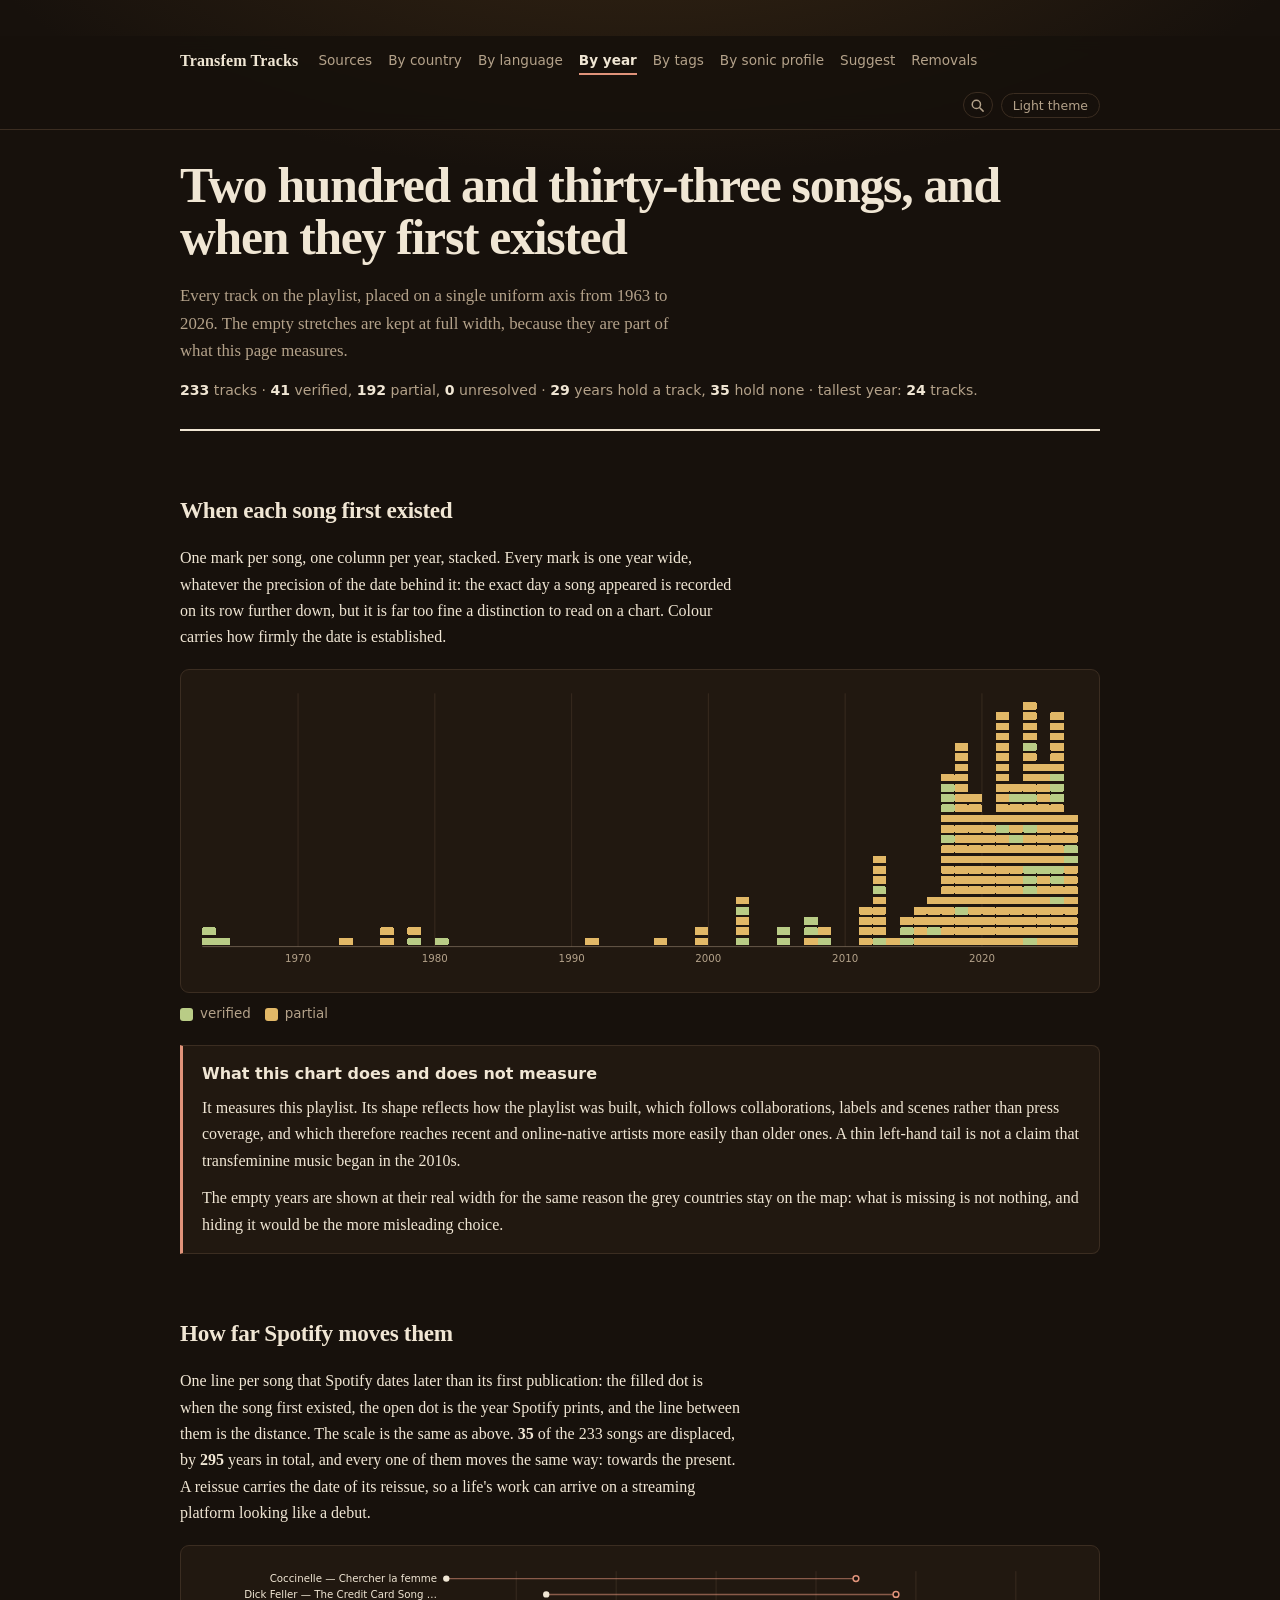
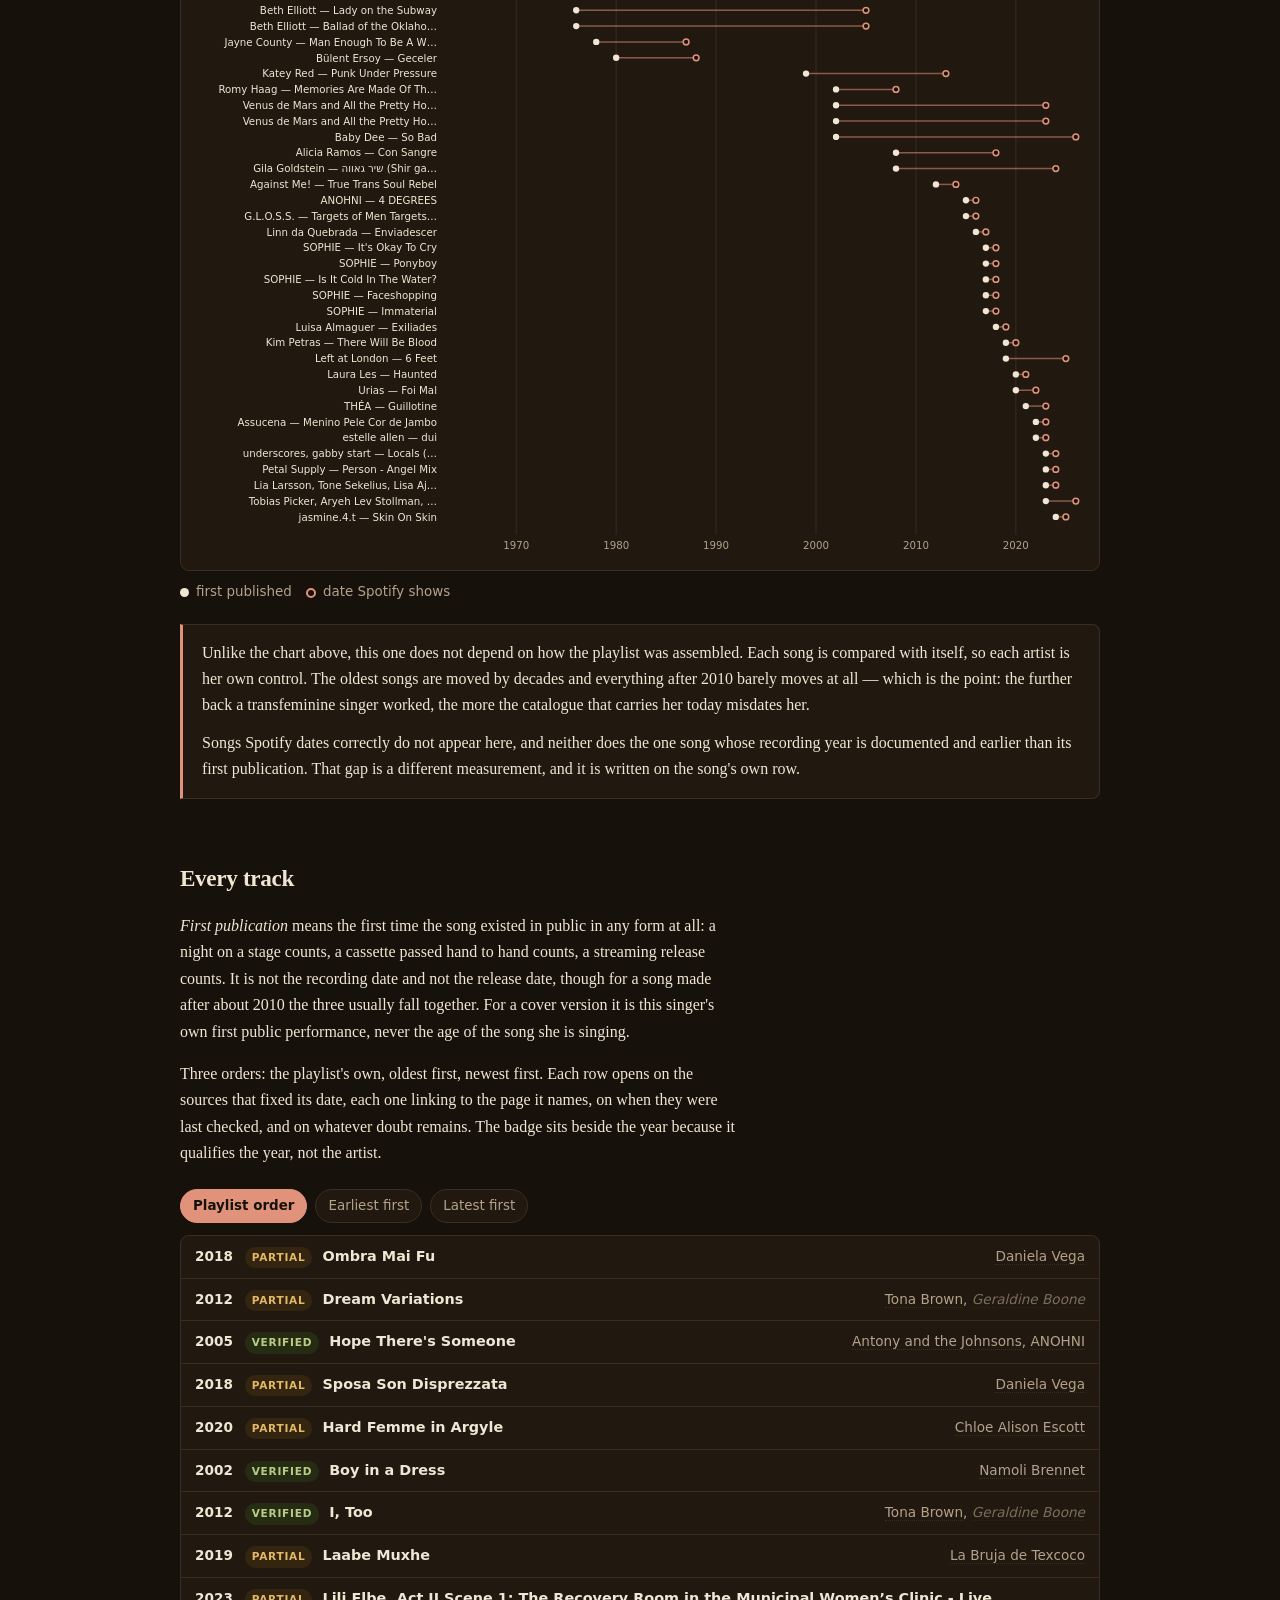
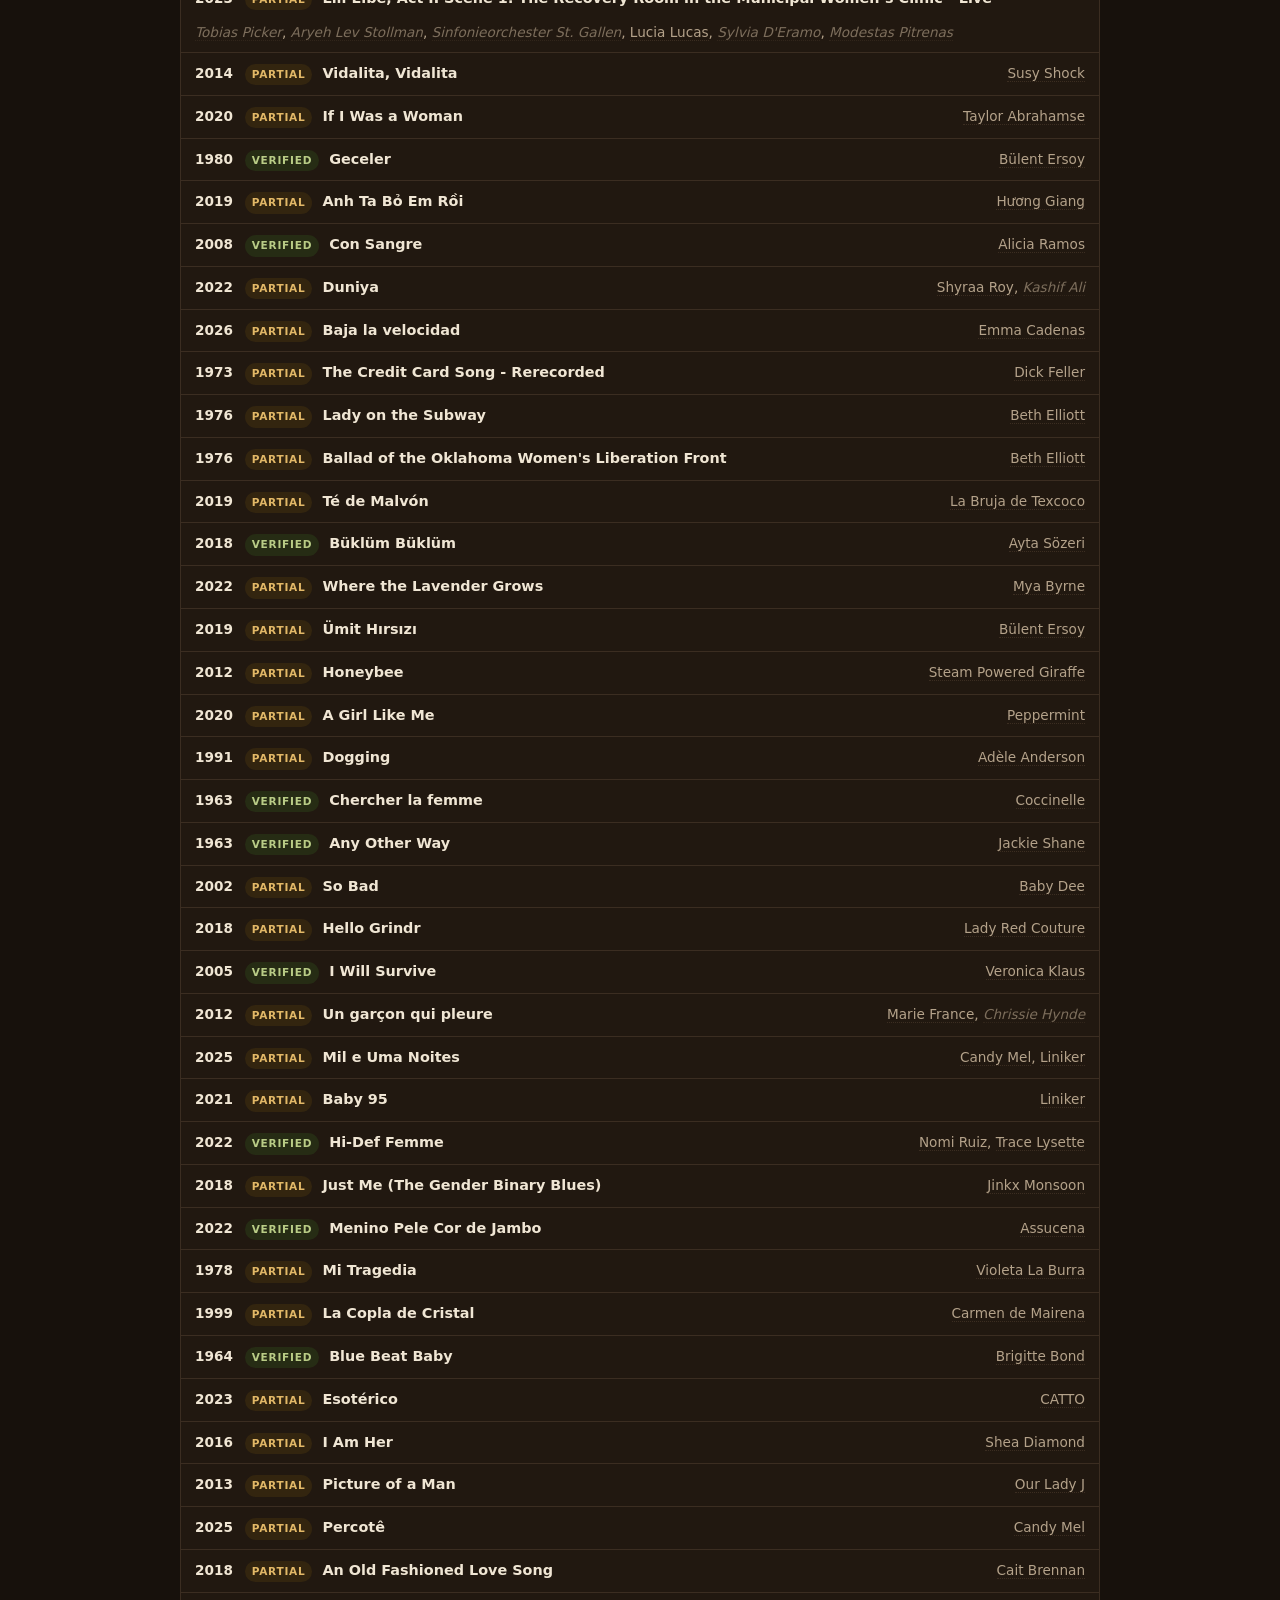
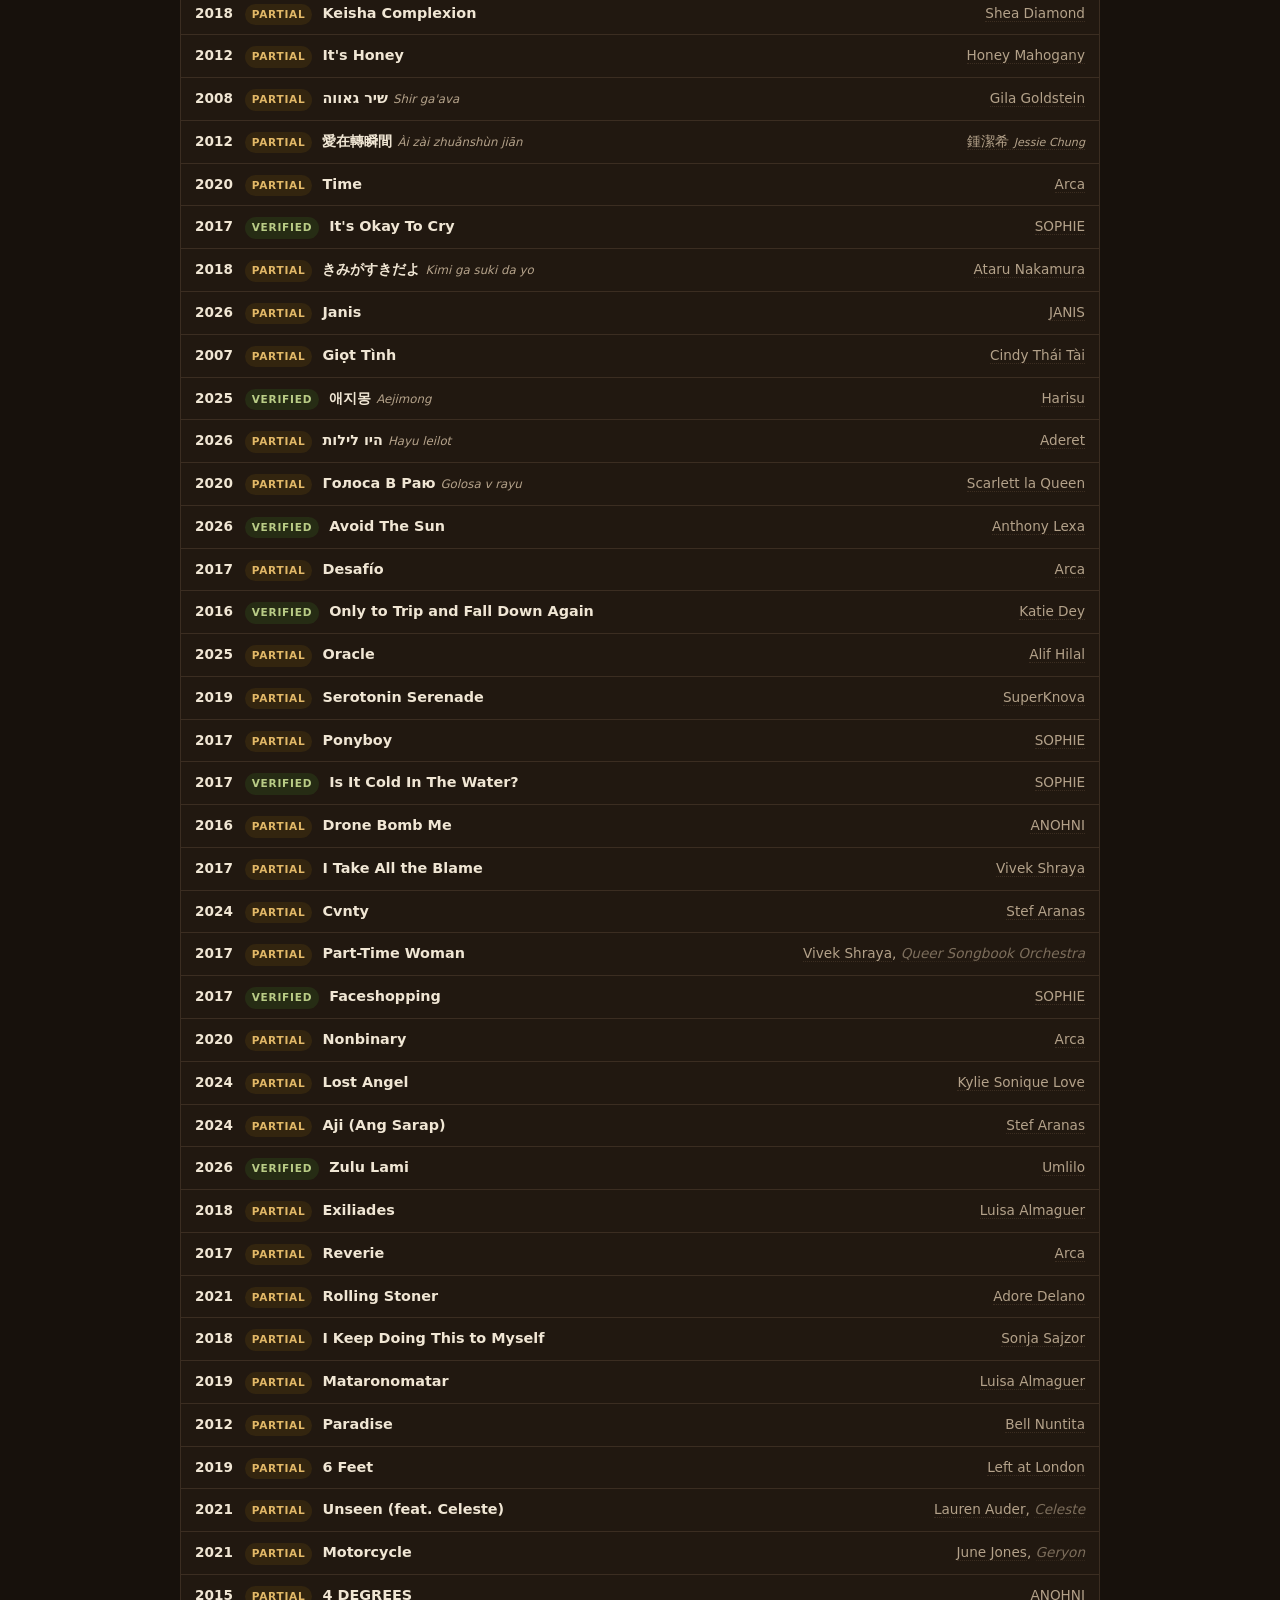
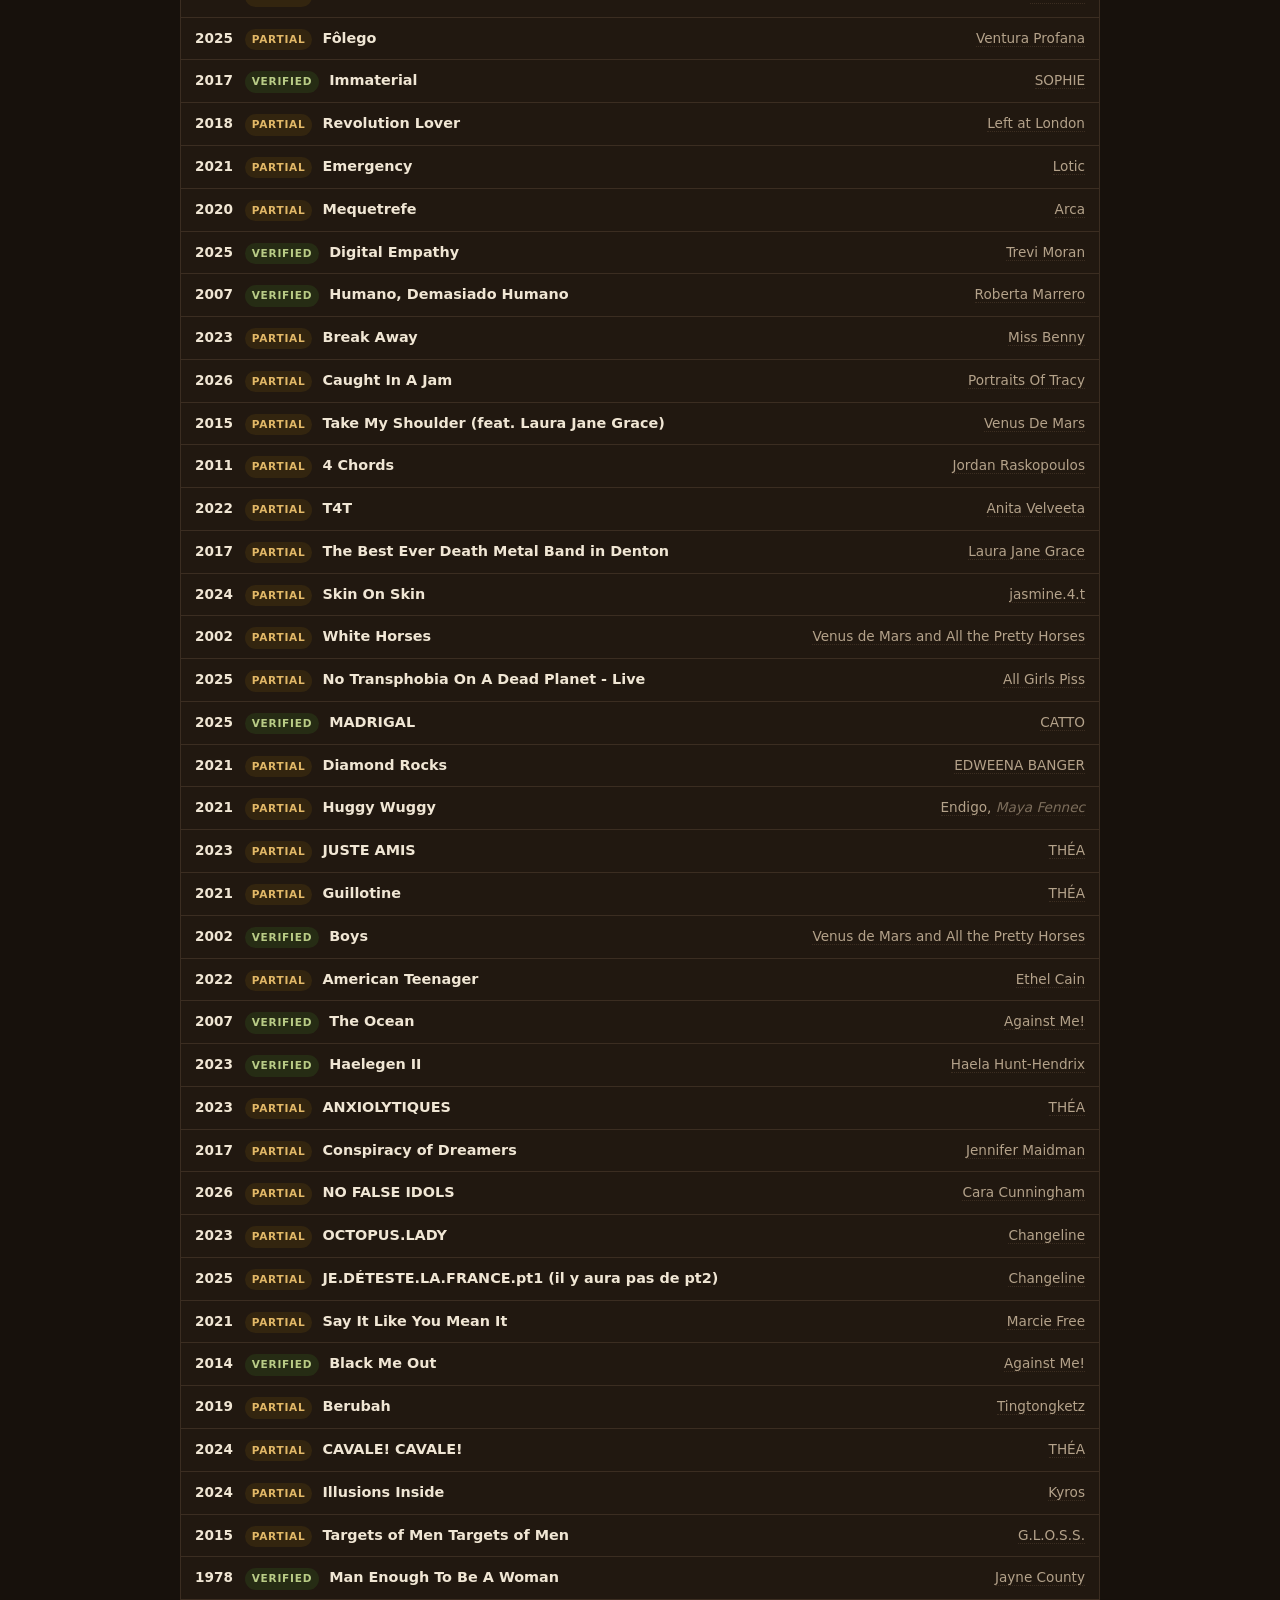
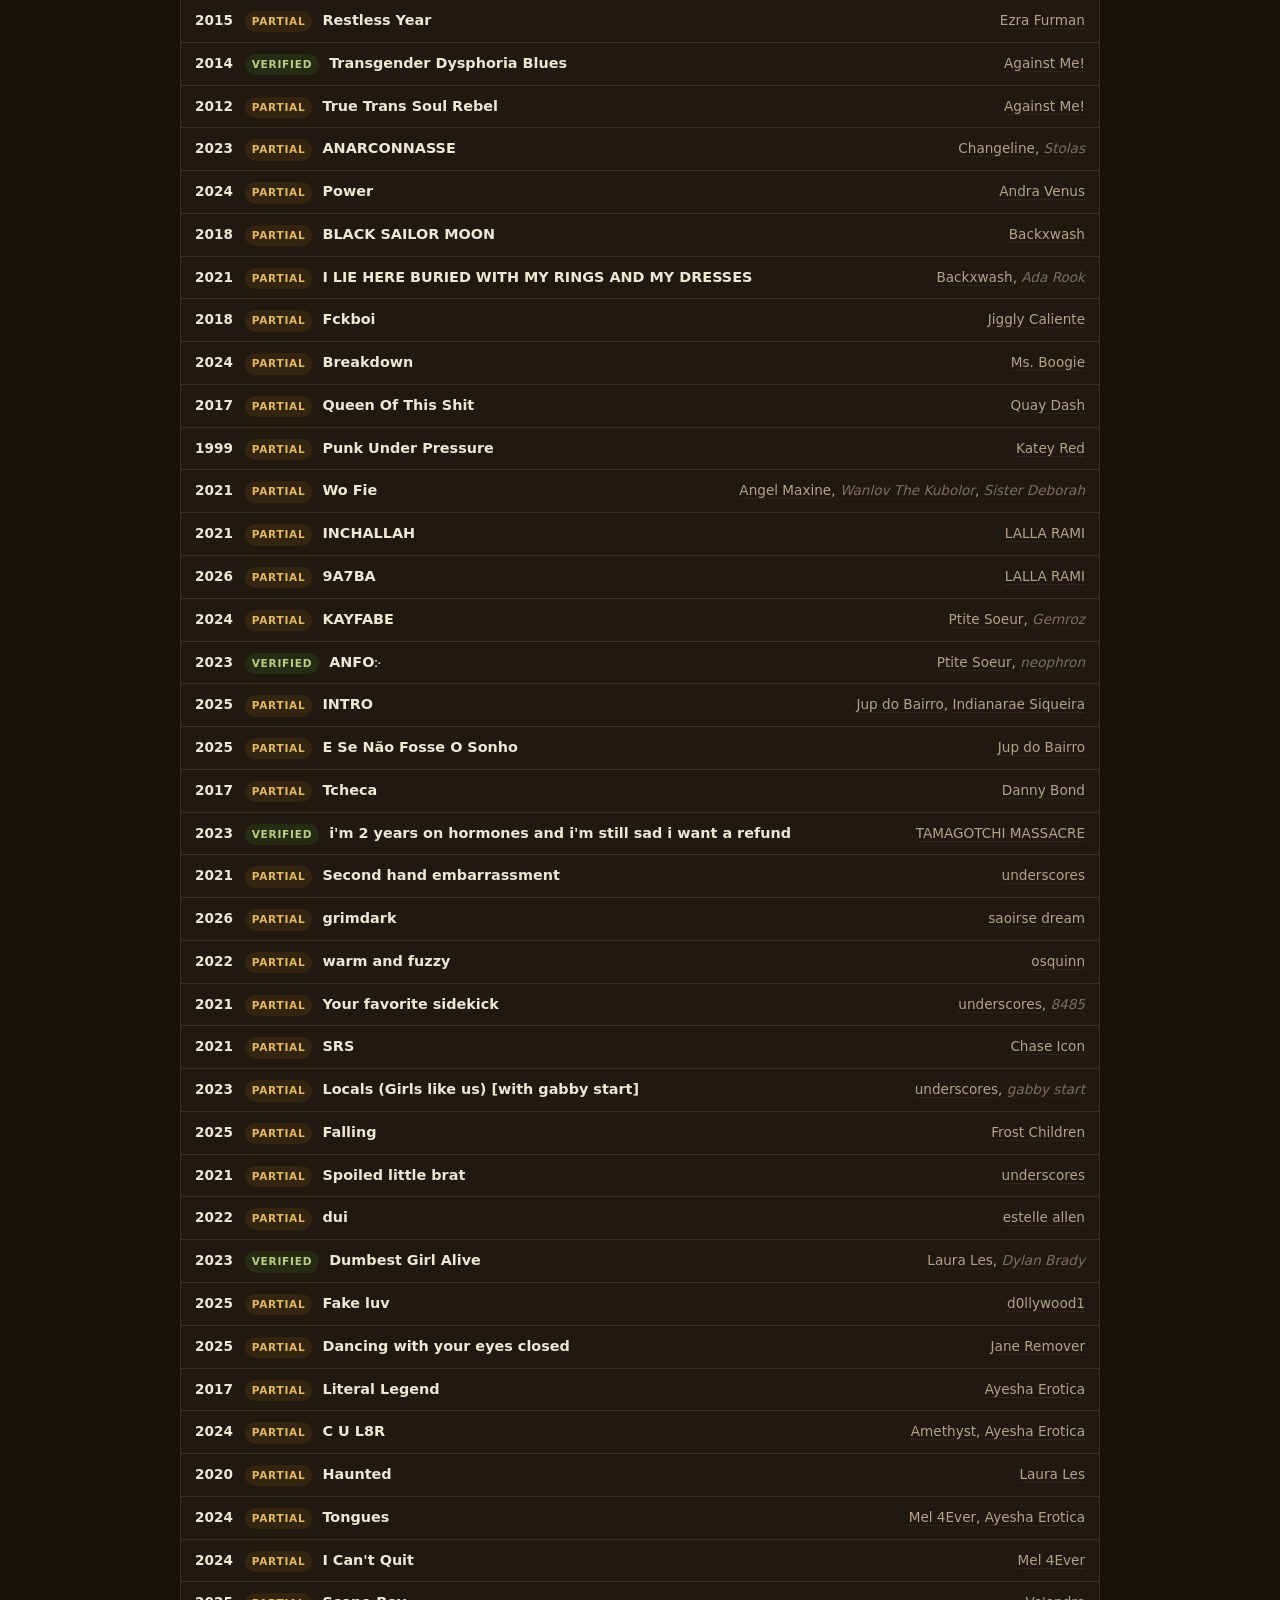
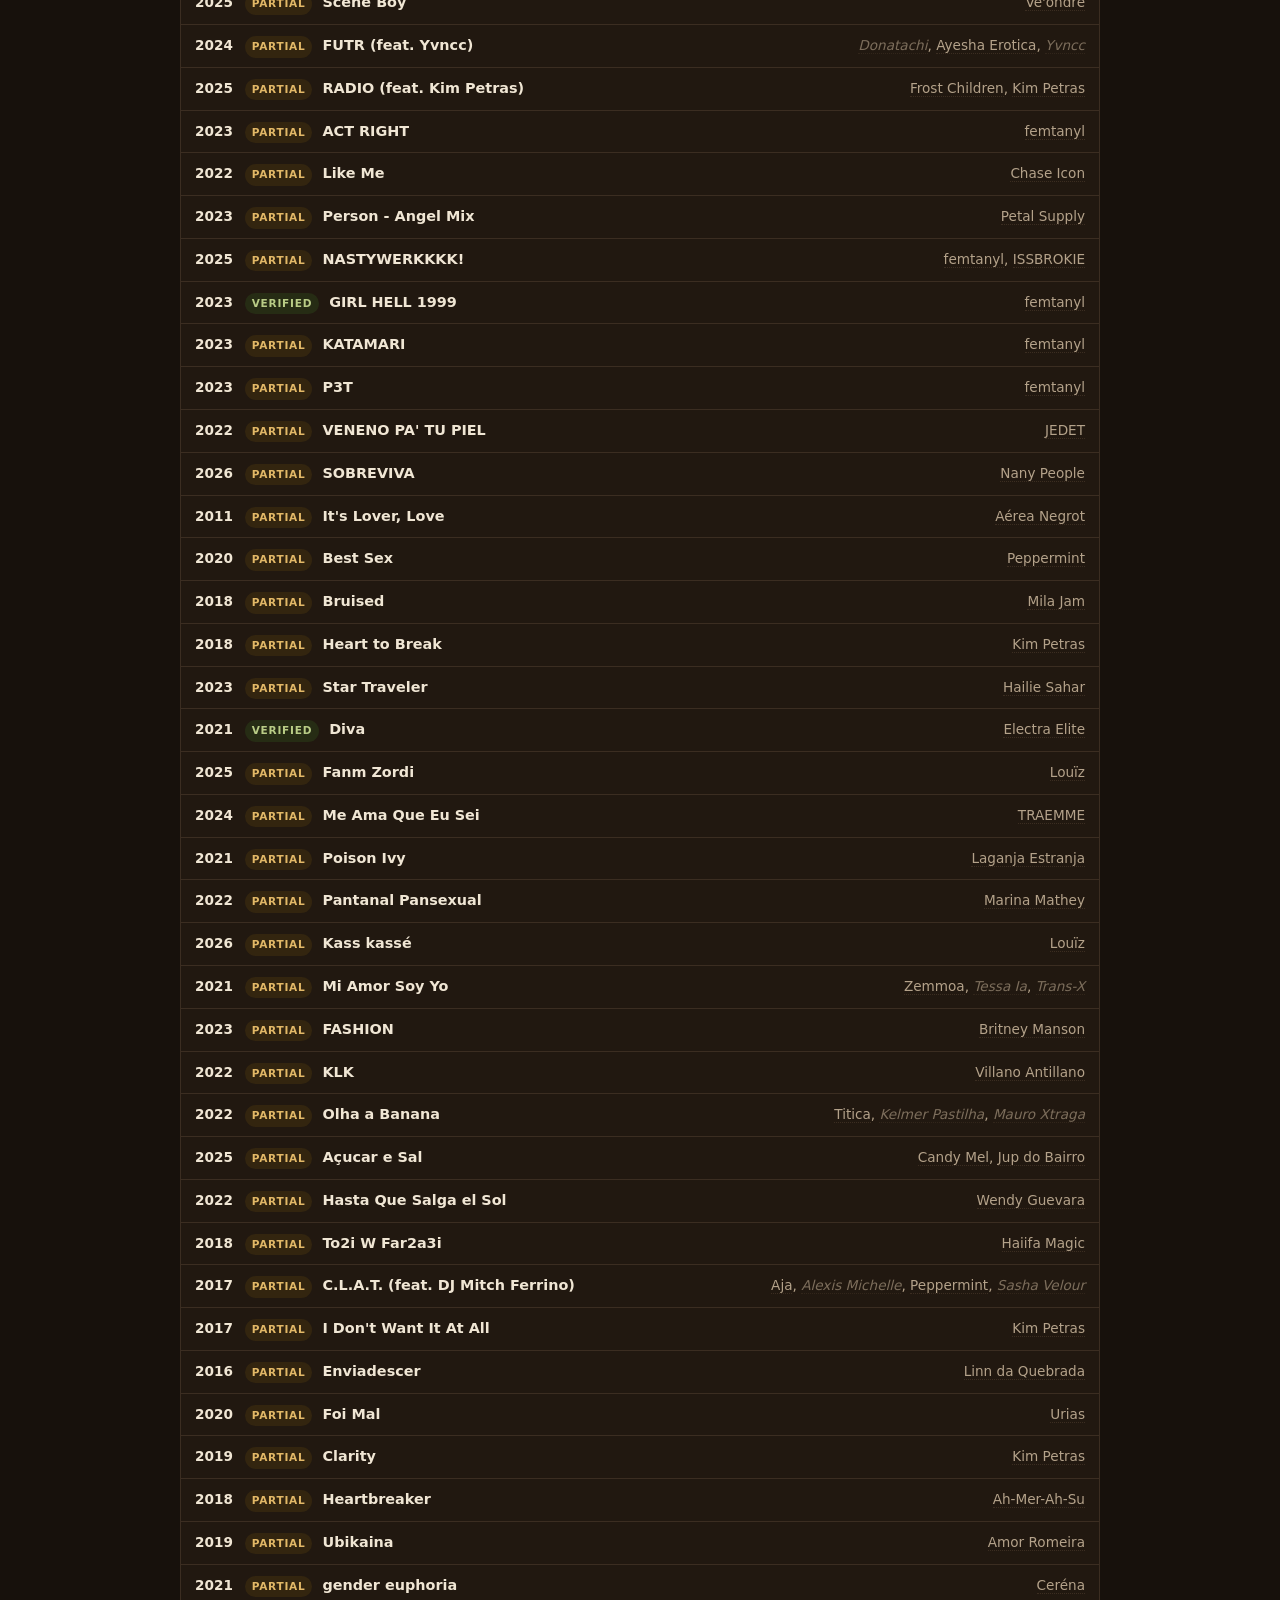
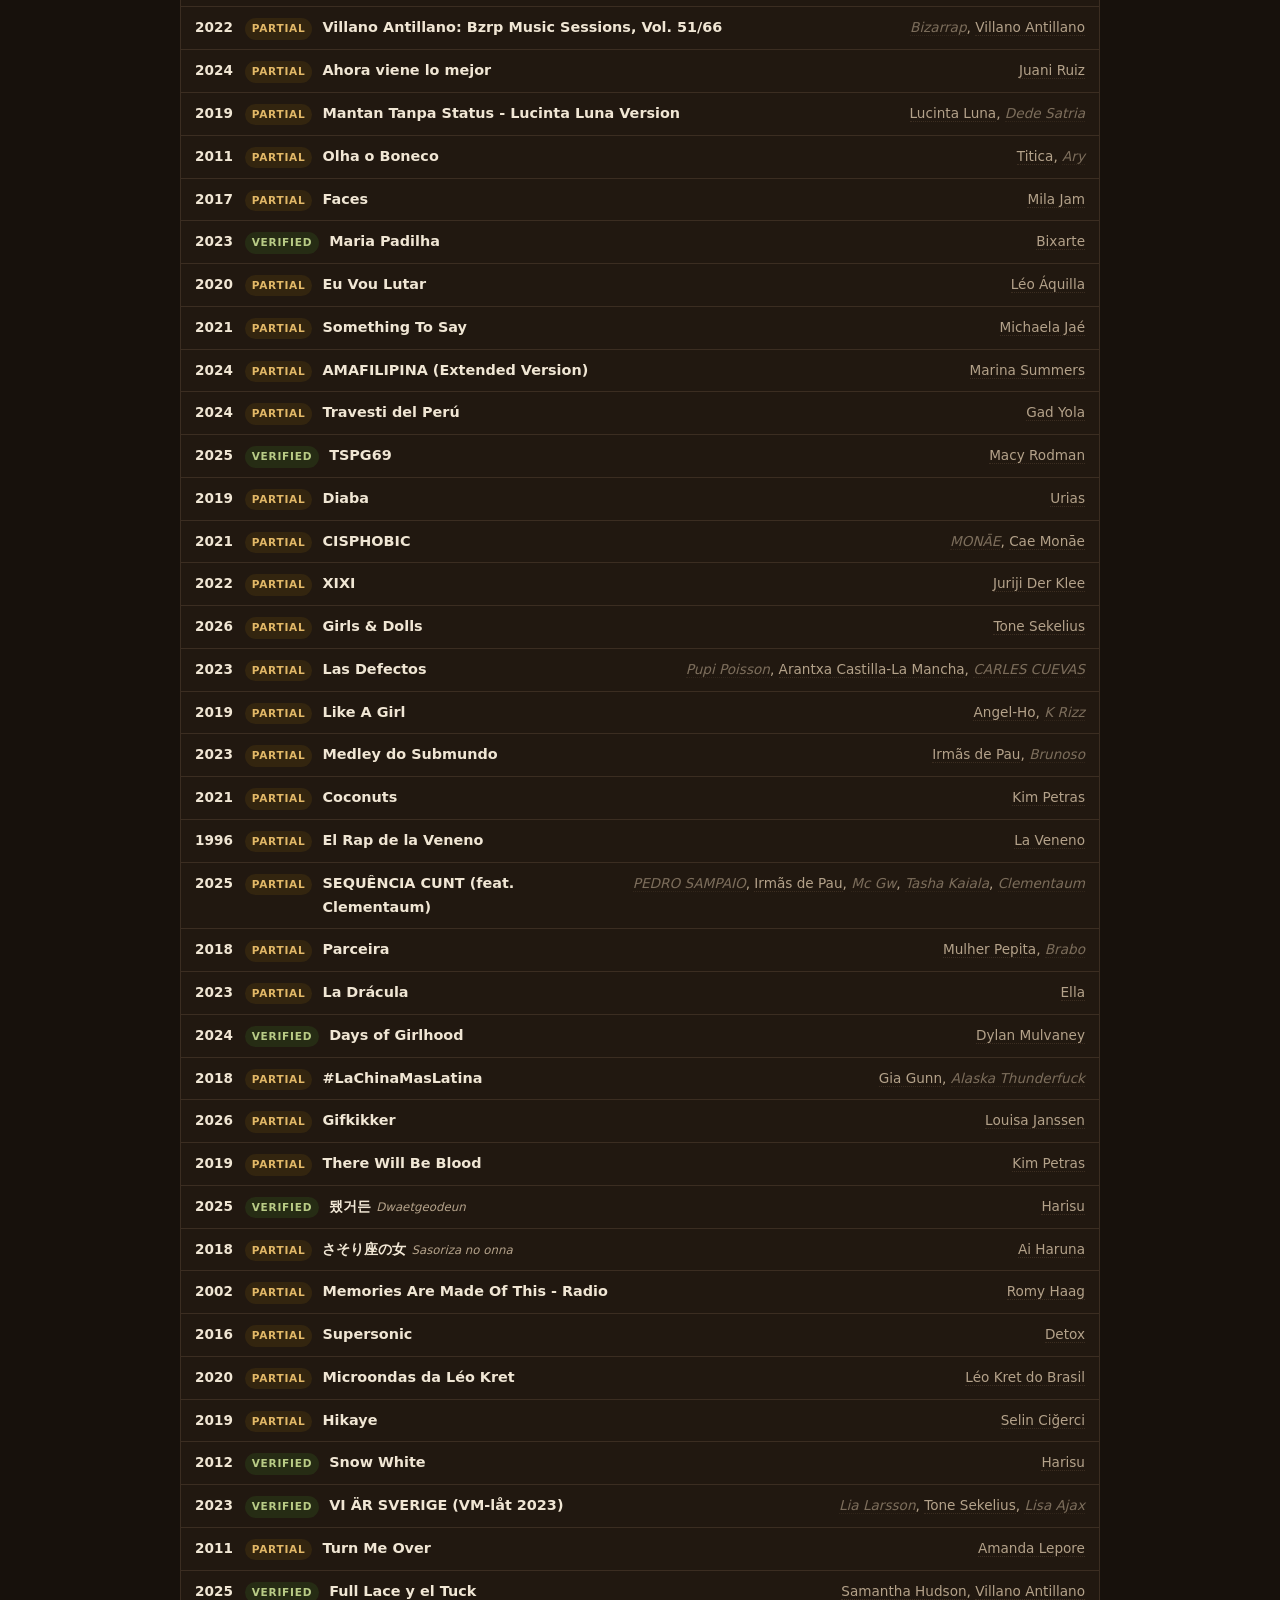
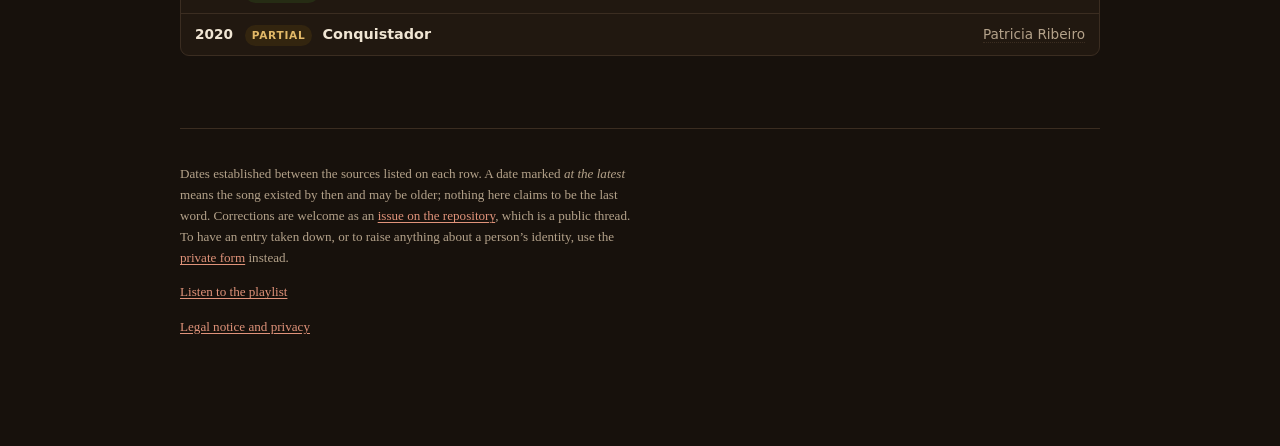
<file: years.html>
<!doctype html>
<html lang="en">
<head>
<meta charset="utf-8">
<meta name="viewport" content="width=device-width, initial-scale=1">
<link rel="icon" href="favicon.svg" type="image/svg+xml">
<script>(function(){var d=document.documentElement;try{if(localStorage.getItem("tc-theme")==="light")d.dataset.theme="light"}catch(e){}window.tcToggleTheme=function(){var l=d.dataset.theme!=="light";if(l)d.dataset.theme="light";else delete d.dataset.theme;try{localStorage.setItem("tc-theme",l?"light":"dark")}catch(e){}document.dispatchEvent(new Event("tc-themechange"))}})()</script>
<title>Transfem Tracks — by year</title>
<meta name="description" content="When each of the 233 songs first existed, and how far Spotify metadata moves them.">
<style>
*,*::before,*::after{box-sizing:border-box}
:root{
  /* Palette tirée de la pochette (novembre 2026). Thème sombre par défaut,
     thème clair au choix (bouton de la barre de navigation, mémorisé dans
     le navigateur). Sombre : terre d'ombre, crème des roses, cuivre. */
  color-scheme:dark;
  --bg:#17110c; --panel:#211810; --ink:#f0e6d4; --muted:#b4a28a; --line:#3b2d21;
  --accent:#e0937a; --soft:#2c1e15; --glow:#6b4a22;
  --ok:#b9cc86; --ok-bg:#262c14; --her:#e2b867; --her-bg:#33250f;
  --flag:#f0a08a; --flag-bg:#3a1a12; --note:#c4b6a4; --note-bg:#2a221b;
}
:root[data-theme="light"]{
  /* Clair : parchemin, terre d'ombre, rouge sang de bœuf des ongles. */
  color-scheme:light;
  --bg:#f5efe4; --panel:#fbf8f2; --ink:#241a12; --muted:#6f6151; --line:#e2d6c3;
  --accent:#8e2420; --soft:#f3e3d8; --glow:#e7c98f;
  --ok:#4b5e1f; --ok-bg:#e8ecd6; --her:#8a5a12; --her-bg:#f6e7c8;
  --flag:#a0331f; --flag-bg:#f8e1d8; --note:#5b5048; --note-bg:#ece5da;
}
html{-webkit-text-size-adjust:100%;scroll-behavior:smooth}
body{margin:0;background:radial-gradient(ellipse 980px 440px at 50% -140px,color-mix(in srgb,var(--glow) 38%,transparent),transparent 72%) no-repeat,var(--bg);color:var(--ink);
 font:16px/1.65 ui-serif,Georgia,"Iowan Old Style","Times New Roman",serif}
.wrap{max-width:960px;margin:0 auto;padding:48px 20px 96px}
header{border-bottom:2px solid var(--ink);padding-bottom:26px;margin-bottom:34px}
h1{font-size:clamp(2rem,6vw,3.1rem);line-height:1.05;margin:0 0 .35em;letter-spacing:-.025em}
.sub{font-size:1.05rem;color:var(--muted);margin:0;max-width:62ch}
h2{font-size:1.45rem;margin:60px 0 .45em;letter-spacing:-.015em}
h3.sec{font-size:1.1rem;margin:40px 0 .15em;color:var(--accent);
 font-family:ui-sans-serif,system-ui,-apple-system,"Segoe UI",sans-serif}
p.secblurb{margin:0 0 12px;color:var(--muted);font-size:.92rem;max-width:70ch}
p{max-width:70ch}
a{color:var(--accent);text-underline-offset:2px}
.note{background:var(--panel);border:1px solid var(--line);border-left:3px solid var(--accent);
 border-radius:0 8px 8px 0;padding:15px 19px;margin:20px 0;max-width:none}
.note p{margin:0 0 .7em;max-width:none} .note p:last-child{margin:0}
.note h4{margin:0 0 .45em;font-size:1rem;font-family:ui-sans-serif,system-ui,sans-serif}
.tablewrap{overflow-x:auto;border:1px solid var(--line);border-radius:9px;background:var(--panel)}
table.tl{border-collapse:collapse;width:100%;min-width:420px;
 font-family:ui-sans-serif,system-ui,-apple-system,"Segoe UI",sans-serif;font-size:.9rem}
table.tl tr{border-bottom:1px solid var(--line)}
table.tl tr:last-child{border-bottom:0}
table.tl td{padding:9px 14px;vertical-align:baseline}
td.n{color:var(--muted);font-variant-numeric:tabular-nums;width:3.2ch;
 text-align:right;font-size:.8rem;padding-right:2px}
td.ti{font-weight:600;width:52%}
td.cr{color:var(--muted)}
td.cr a{color:var(--muted);text-decoration:none;border-bottom:1px dotted var(--line)}
td.cr a:hover{color:var(--accent);border-bottom-color:var(--accent)}
td.cr a.guest{opacity:.62;font-style:italic}
td.yr{text-align:right;width:5ch;font-variant-numeric:tabular-nums;font-size:.82rem}
td.yr a{color:var(--muted);text-decoration:none;border-bottom:1px dotted var(--line)}
td.yr a:hover{color:var(--accent);border-bottom-color:var(--accent)}
td.ly{text-align:right;width:7ch;font-size:.78rem;white-space:nowrap}
td.ly a{color:var(--muted);text-decoration:none;border-bottom:1px dotted var(--line)}
td.ly a:hover{color:var(--accent);border-bottom-color:var(--accent)}
.st{display:inline-block;font-size:.66rem;text-transform:uppercase;letter-spacing:.07em;
 padding:2px 7px;border-radius:99px;font-weight:600;vertical-align:2px;
 font-family:ui-sans-serif,system-ui,sans-serif;white-space:nowrap}
.st-ok{color:var(--ok);background:var(--ok-bg)}
.st-her{color:var(--her);background:var(--her-bg)}
.st-flag{color:var(--flag);background:var(--flag-bg)}
.st-note{color:var(--note);background:var(--note-bg)}
.legend{display:flex;flex-wrap:wrap;gap:9px 18px;margin:16px 0 0;padding:0;list-style:none;
 font-family:ui-sans-serif,system-ui,sans-serif;font-size:.84rem;color:var(--muted)}
.legend li{display:flex;align-items:center;gap:7px}
.cards{display:grid;grid-template-columns:repeat(auto-fill,minmax(268px,1fr));gap:12px;margin-top:18px}
.card{background:var(--panel);border:1px solid var(--line);border-radius:9px;padding:14px 16px;
 font-family:ui-sans-serif,system-ui,-apple-system,"Segoe UI",sans-serif;scroll-margin-top:20px}
.card:target{border-color:var(--accent);background:var(--soft)}
.card-note{opacity:.72}
.card h4{margin:0 0 4px;font-size:1rem;display:flex;flex-wrap:wrap;align-items:center;gap:8px}
.card .meta{margin:0 0 8px;font-size:.76rem;color:var(--muted);letter-spacing:.02em;max-width:none}
.card .desc{margin:0 0 8px;font-size:.87rem;line-height:1.5;max-width:none}
.card .src{margin:0;font-size:.79rem;color:var(--muted);max-width:none}
.none{font-style:italic}
footer{margin-top:72px;padding-top:22px;border-top:1px solid var(--line);
 color:var(--muted);font-size:.86rem}
ul.plain{padding-left:1.1em} ul.plain li{margin-bottom:.5em;max-width:70ch}
blockquote{margin:8px 0 8px;padding:0 0 0 12px;border-left:2px solid var(--accent);
 font-family:ui-serif,Georgia,serif;font-style:italic;font-size:.9rem;line-height:1.5;color:var(--ink)}
.hero-link{display:inline-block;margin-top:16px;font-family:ui-sans-serif,system-ui,sans-serif;
 font-size:.9rem;font-weight:600;background:var(--accent);color:var(--bg);border:1.5px solid var(--accent);
 padding:9px 16px;border-radius:99px;text-decoration:none}
.hero-link:hover{opacity:.88}
.count{font-variant-numeric:tabular-nums}
.colophon{margin-top:12px;font-size:.82rem;line-height:1.6}
.stats{margin:14px 0 0;font-family:ui-sans-serif,system-ui,-apple-system,sans-serif;font-size:.88rem;color:var(--muted);max-width:none;line-height:1.7}
.stats strong{color:var(--ink);font-variant-numeric:tabular-nums}
.statnote{margin:6px 0 0;font-family:ui-sans-serif,system-ui,-apple-system,sans-serif;font-size:.78rem;color:var(--muted);max-width:62ch;line-height:1.6;opacity:.85}

/* --- pages annexes : countries.html et languages.html --- */
.pagenav{font-family:ui-sans-serif,system-ui,-apple-system,sans-serif;font-size:.85rem;
 display:flex;gap:18px;align-items:center;margin:0 0 30px;flex-wrap:wrap}
.pagenav a{color:var(--muted);text-decoration:none;border-bottom:1px solid transparent;padding-bottom:2px}
.pagenav a:hover{color:var(--accent);border-bottom-color:var(--accent)}
.pagenav .here{color:var(--ink);font-weight:600;border-bottom:2px solid var(--accent);padding-bottom:1px}

.mapfig{margin:26px 0 8px;padding:0}
.worldmap{display:block;width:100%;height:auto;background:transparent}
.worldmap .mc{stroke:var(--bg);stroke-width:1.2;vector-effect:non-scaling-stroke}
.worldmap a{cursor:pointer}
.worldmap a:hover path{stroke:var(--ink);stroke-width:2.2}
:root{--l0:#2a2119;--l1:#3f2a1e;--l2:#5d3623;--l3:#86472c;--l4:#b9633d;--l5:#e89c72}
:root[data-theme="light"]{--l0:#e9e1d3;--l1:#f0d6c0;--l2:#dfae8b;--l3:#c7805c;--l4:#a24f35;--l5:#74221a}
.worldmap .l0{fill:var(--l0)}.worldmap .l1{fill:var(--l1)}
.worldmap .l2{fill:var(--l2)}.worldmap .l3{fill:var(--l3)}
.worldmap .l4{fill:var(--l4)}.worldmap .l5{fill:var(--l5)}

figcaption{font-family:ui-sans-serif,system-ui,-apple-system,sans-serif;
 font-size:.8rem;color:var(--muted)}
figcaption p{margin:6px 0 0;max-width:none}
.legend{display:flex;gap:14px;flex-wrap:wrap;align-items:center;margin-top:10px}
.key{display:inline-flex;align-items:center;gap:5px}
.key i{width:15px;height:15px;border-radius:3px;display:inline-block;
 border:1px solid var(--line)}
.key i.l0{background:var(--l0)}.key i.l1{background:var(--l1)}
.key i.l2{background:var(--l2)}.key i.l3{background:var(--l3)}
.key i.l4{background:var(--l4)}.key i.l5{background:var(--l5)}

.bars{display:flex;flex-direction:column;gap:3px}
.bar{display:grid;grid-template-columns:9.5em 1fr 2.2em;align-items:center;gap:10px;
 font-family:ui-sans-serif,system-ui,-apple-system,sans-serif;font-size:.85rem;
 text-decoration:none;color:var(--ink);padding:3px 4px;border-radius:5px}
.bar:hover{background:var(--soft)}
.bl{overflow:hidden;text-overflow:ellipsis;white-space:nowrap}
.bt{background:var(--l1);border-radius:3px;height:15px;overflow:hidden}
.bf{display:block;height:100%;background:var(--accent);border-radius:3px}
.bn{text-align:right;color:var(--muted);font-variant-numeric:tabular-nums}

h3.cont{font-size:1.15rem;margin:44px 0 6px;color:var(--accent);
 font-family:ui-sans-serif,system-ui,-apple-system,sans-serif;
 border-bottom:1px solid var(--line);padding-bottom:6px}
.atlas-group{scroll-margin-top:18px;margin:0 0 18px}
h4.ctry{font-size:1rem;margin:18px 0 6px;
 font-family:ui-sans-serif,system-ui,-apple-system,sans-serif}
.cnt{font-family:ui-sans-serif,system-ui,-apple-system,sans-serif;
 font-size:.75rem;color:var(--muted);font-weight:400;font-variant-numeric:tabular-nums}
.atlas-artist{margin:0 0 10px 0;padding-left:14px;border-left:2px solid var(--line)}
.atlas-artist h4{margin:0 0 2px;font-size:.95rem;
 font-family:ui-sans-serif,system-ui,-apple-system,sans-serif;font-weight:600}
.atlas-artist h4 a{text-decoration:none}
.atlas-artist h4 a:hover{text-decoration:underline}
ul.atlas-tracks{list-style:none;margin:0;padding:0;font-size:.88rem}
ul.atlas-tracks li{margin:0 0 1px}
ul.atlas-tracks .cr{color:var(--muted);font-size:.8rem}
@media (max-width:560px){.bar{grid-template-columns:7em 1fr 2em;font-size:.8rem}}

/* --- pochette, page d'accueil seulement --- */
header.withcover{display:grid;grid-template-columns:1fr auto;gap:8px 28px;align-items:start;justify-items:start}
header.withcover .cover{grid-column:2;grid-row:1 / span 4;width:150px;height:150px;
 border-radius:10px;object-fit:cover;box-shadow:0 0 0 1px var(--line),0 3px 12px -6px var(--glow)}
@media (max-width:620px){header.withcover{grid-template-columns:1fr}
 header.withcover .cover{grid-column:1;grid-row:auto;width:96px;height:96px;order:-1}}

/* --- thème clair : bouton Spotify discret (contour seulement) --- */
:root[data-theme="light"] .hero-link{background:transparent;color:var(--accent)}
:root[data-theme="light"] .hero-link:hover{background:var(--soft);opacity:1}

/* --- choix du thème --- */
.themebtn{margin-left:auto;font:inherit;font-size:.78rem;line-height:1.4;background:none;
 border:1px solid var(--line);color:var(--muted);border-radius:99px;padding:3px 11px;cursor:pointer}
.themebtn:hover{color:var(--accent);border-color:var(--accent)}
:root[data-theme="light"] .themebtn .to-light,:root:not([data-theme="light"]) .themebtn .to-dark{display:none}

/* --- recherche (10 novembre 2026) --- */
.pagenav{position:relative}
.navtools{margin-left:auto;display:inline-flex;align-items:center;gap:8px}
.navtools .themebtn{margin-left:0}
.searchbtn{display:inline-flex;align-items:center;justify-content:center;background:none;
 border:1px solid var(--line);color:var(--muted);border-radius:99px;width:30px;height:26px;padding:0;cursor:pointer}
.searchbtn:hover,.searchbtn[aria-expanded="true"]{color:var(--accent);border-color:var(--accent)}
.searchbtn[hidden]{display:none}
.searchpanel{position:absolute;right:0;top:calc(100% + 8px);z-index:20;width:min(420px,100%);
 background:var(--panel);border:1px solid var(--line);border-radius:9px;padding:10px;
 box-shadow:0 8px 24px rgba(0,0,0,.25)}
.searchpanel[hidden]{display:none}
.searchpanel input{width:100%;box-sizing:border-box;font:inherit;font-size:.95rem;color:var(--ink);
 background:var(--bg);border:1px solid var(--line);border-radius:6px;padding:7px 10px}
.searchpanel input:focus{outline:2px solid var(--accent);outline-offset:1px}
.searchout{list-style:none;margin:6px 0 0;padding:0;max-height:60vh;overflow-y:auto}
.searchout li a{display:block;padding:6px 6px;border-radius:5px;color:var(--ink);text-decoration:none;line-height:1.35}
.searchout li a:hover,.searchout li a:focus{background:var(--soft)}
.searchout .sk{display:inline-block;min-width:44px;margin-right:8px;font-size:.7rem;text-transform:uppercase;letter-spacing:.04em;color:var(--muted)}
.searchout .ss{display:block;margin-left:52px;font-size:.78rem;color:var(--muted)}
.searchout .more{padding:6px;font-size:.8rem;color:var(--muted)}
tr:target td{background:var(--soft)}
details.row:target>summary{background:var(--soft)}

/* --- barre collée, nom du site et menu (10 novembre 2026) --- */
html{scroll-padding-top:72px}
.pagenav.js{position:sticky;top:0;z-index:60;padding:12px 0;margin-top:-12px}
.pagenav.js::before{content:"";position:absolute;top:0;bottom:0;left:calc(50% - 50vw);width:100vw;z-index:-1;
 background:color-mix(in srgb,var(--bg) 90%,transparent);border-bottom:1px solid var(--line);
 -webkit-backdrop-filter:blur(8px);backdrop-filter:blur(8px)}
body{overflow-x:clip}
.pagenav{gap:16px}
.pagenav .brand{font-family:Georgia,"Times New Roman",serif;font-weight:700;font-size:1rem;
 color:var(--ink);letter-spacing:.01em;white-space:nowrap;border-bottom:0;margin-right:4px}
.pagenav .brand:hover{color:var(--accent)}
.navlinks{display:flex;flex-wrap:wrap;gap:16px;align-items:center}
.menubtn{display:none;align-items:center;gap:6px;font:inherit;font-size:.8rem;background:none;
 color:var(--muted);border:1px solid var(--line);border-radius:99px;height:26px;padding:0 10px;cursor:pointer}
.menubtn:hover,.menubtn[aria-expanded="true"]{color:var(--accent);border-color:var(--accent)}
@media (max-width:1000px){
 .pagenav.js{flex-wrap:nowrap}
 .pagenav.js .menubtn{display:inline-flex}
 .pagenav.js .menubtn[hidden]{display:none}
 .pagenav.js .navlinks{display:none;position:absolute;left:0;top:calc(100% + 6px);z-index:70;
  flex-direction:column;align-items:flex-start;gap:0;min-width:220px;padding:6px;
  background:var(--panel);border:1px solid var(--line);border-radius:9px;box-shadow:0 8px 24px rgba(0,0,0,.25)}
 .pagenav.js.open .navlinks{display:flex}
 .pagenav.js .navlinks a,.pagenav.js .navlinks .here{display:block;width:100%;box-sizing:border-box;padding:9px 10px;border-radius:6px;border-bottom:0}
 .pagenav.js .navlinks a:hover{background:var(--soft)}
 .pagenav.js .navlinks .here{background:var(--soft)}
}
@media (max-width:420px){.pagenav .brand{font-size:.92rem}.menubtn span{display:none}.menubtn{padding:0 8px}}

/* Transcription latine d'un nom ou d'un titre non latin (roman.py). */
.rom{font-size:.82em;font-style:italic;font-weight:400;color:var(--muted);letter-spacing:0;text-transform:none}
.searchout .sr{font-size:.85em;font-style:italic;color:var(--muted)}

.chartwrap{overflow-x:auto;border:1px solid var(--line);border-radius:9px;
 background:var(--panel);padding:14px 12px;margin:18px 0 0}
svg.chart{display:block;width:100%;min-width:640px;height:auto}
svg.chart .grid{stroke:var(--line);stroke-width:1}
svg.chart .axis{stroke:var(--muted);stroke-width:1;opacity:.5}
svg.chart .ax{fill:var(--muted);font:11px ui-sans-serif,system-ui,sans-serif;text-anchor:middle}
svg.chart .lb{fill:var(--ink);font:11px ui-sans-serif,system-ui,sans-serif;text-anchor:end}
svg.chart .mk{shape-rendering:crispEdges}
.m-ok{fill:var(--ok)} .m-her{fill:var(--her)} .m-flag{fill:var(--flag)} .m-none{fill:var(--muted)}
svg.chart .plat{stroke:var(--accent);stroke-width:1.6;opacity:.55}
svg.chart .dot-pub{fill:var(--ink)}
svg.chart .dot-spot{fill:var(--bg);stroke:var(--accent);stroke-width:1.6}
.legend .sw{width:13px;height:13px;border-radius:3px;display:inline-block;flex:none}
.legend .sw.m-ok{background:var(--ok)}
.legend .sw.m-her{background:var(--her)}
.legend .sw.m-flag{background:var(--flag)}
.legend .sw.m-none{background:var(--muted)}
.legend .sw.dot-pub{background:var(--ink);border-radius:99px;width:9px;height:9px}
.legend .sw.dot-spot{background:transparent;border:2px solid var(--accent);border-radius:99px;width:10px;height:10px}
.sorter{display:flex;flex-wrap:wrap;gap:8px;margin:22px 0 12px;
 font-family:ui-sans-serif,system-ui,sans-serif;font-size:.84rem}
.sortin{position:absolute;opacity:0;pointer-events:none}
.sorter label{cursor:pointer;padding:5px 12px;border-radius:99px;
 border:1px solid var(--line);color:var(--muted);background:var(--panel)}
#s0:checked~.sorter label[for=s0],#s1:checked~.sorter label[for=s1],
#s2:checked~.sorter label[for=s2]{
 background:var(--accent);border-color:var(--accent);color:var(--bg);font-weight:600}
.rows{display:flex;flex-direction:column;border:1px solid var(--line);
 border-radius:9px;background:var(--panel);overflow:hidden}
details.row{border-bottom:1px solid var(--line)}
details.row:last-of-type{border-bottom:0}
details.row summary{cursor:pointer;padding:9px 14px;display:flex;flex-wrap:wrap;
 align-items:baseline;gap:10px;font-family:ui-sans-serif,system-ui,sans-serif;font-size:.9rem}
details.row summary::marker{color:var(--muted)}
details.row[open]{background:var(--soft)}
.yr{font-variant-numeric:tabular-nums;color:var(--ink);font-weight:600;font-size:.85rem;min-width:4.2ch}
.tt{font-weight:600;flex:1 1 16ch}
summary .cr{color:var(--muted);font-size:.85rem}
summary .cr a{color:var(--muted);text-decoration:none;border-bottom:1px dotted var(--line)}
summary .cr a:hover{color:var(--accent);border-bottom-color:var(--accent)}
summary .cr a.guest{opacity:.62;font-style:italic}
.fiche{padding:2px 14px 14px 14px;font-family:ui-sans-serif,system-ui,sans-serif}
.fiche p{max-width:74ch}
.fiche .meta{margin:0 0 8px;font-size:.8rem;color:var(--muted)}
.fiche .desc{margin:0 0 8px;font-size:.87rem;line-height:1.55}
.fiche .src{margin:0;font-size:.79rem;color:var(--muted)}
.chips{margin:0 0 8px;display:flex;flex-wrap:wrap;gap:6px}
.chip{font-size:.72rem;padding:2px 9px;border-radius:99px;border:1px solid var(--line);color:var(--muted)}
.chip.rec{border-color:var(--muted)}
.chip.plat{border-color:var(--accent);color:var(--accent)}
#s1:checked~.rows>.k0{order:68}#s1:checked~.rows>.k1{order:35}#s1:checked~.rows>.k2{order:18}#s1:checked~.rows>.k3{order:69}#s1:checked~.rows>.k4{order:112}#s1:checked~.rows>.k5{order:14}#s1:checked~.rows>.k6{order:29}#s1:checked~.rows>.k7{order:90}#s1:checked~.rows>.k8{order:176}#s1:checked~.rows>.k9{order:41}#s1:checked~.rows>.k10{order:114}#s1:checked~.rows>.k11{order:8}#s1:checked~.rows>.k12{order:101}#s1:checked~.rows>.k13{order:23}#s1:checked~.rows>.k14{order:142}#s1:checked~.rows>.k15{order:231}#s1:checked~.rows>.k16{order:3}#s1:checked~.rows>.k17{order:4}#s1:checked~.rows>.k18{order:5}#s1:checked~.rows>.k19{order:91}#s1:checked~.rows>.k20{order:71}#s1:checked~.rows>.k21{order:143}#s1:checked~.rows>.k22{order:92}#s1:checked~.rows>.k23{order:32}#s1:checked~.rows>.k24{order:113}#s1:checked~.rows>.k25{order:9}#s1:checked~.rows>.k26{order:0}#s1:checked~.rows>.k27{order:1}#s1:checked~.rows>.k28{order:13}#s1:checked~.rows>.k29{order:78}#s1:checked~.rows>.k30{order:19}#s1:checked~.rows>.k31{order:31}#s1:checked~.rows>.k32{order:207}#s1:checked~.rows>.k33{order:130}#s1:checked~.rows>.k34{order:149}#s1:checked~.rows>.k35{order:70}#s1:checked~.rows>.k36{order:153}#s1:checked~.rows>.k37{order:7}#s1:checked~.rows>.k38{order:11}#s1:checked~.rows>.k39{order:2}#s1:checked~.rows>.k40{order:175}#s1:checked~.rows>.k41{order:50}#s1:checked~.rows>.k42{order:38}#s1:checked~.rows>.k43{order:205}#s1:checked~.rows>.k44{order:87}#s1:checked~.rows>.k45{order:77}#s1:checked~.rows>.k46{order:37}#s1:checked~.rows>.k47{order:24}#s1:checked~.rows>.k48{order:30}#s1:checked~.rows>.k49{order:107}#s1:checked~.rows>.k50{order:61}#s1:checked~.rows>.k51{order:86}#s1:checked~.rows>.k52{order:226}#s1:checked~.rows>.k53{order:21}#s1:checked~.rows>.k54{order:212}#s1:checked~.rows>.k55{order:222}#s1:checked~.rows>.k56{order:109}#s1:checked~.rows>.k57{order:228}#s1:checked~.rows>.k58{order:53}#s1:checked~.rows>.k59{order:47}#s1:checked~.rows>.k60{order:208}#s1:checked~.rows>.k61{order:95}#s1:checked~.rows>.k62{order:56}#s1:checked~.rows>.k63{order:64}#s1:checked~.rows>.k64{order:46}#s1:checked~.rows>.k65{order:62}#s1:checked~.rows>.k66{order:188}#s1:checked~.rows>.k67{order:55}#s1:checked~.rows>.k68{order:65}#s1:checked~.rows>.k69{order:104}#s1:checked~.rows>.k70{order:180}#s1:checked~.rows>.k71{order:196}#s1:checked~.rows>.k72{order:229}#s1:checked~.rows>.k73{order:73}#s1:checked~.rows>.k74{order:52}#s1:checked~.rows>.k75{order:126}#s1:checked~.rows>.k76{order:84}#s1:checked~.rows>.k77{order:88}#s1:checked~.rows>.k78{order:36}#s1:checked~.rows>.k79{order:102}#s1:checked~.rows>.k80{order:118}#s1:checked~.rows>.k81{order:129}#s1:checked~.rows>.k82{order:45}#s1:checked~.rows>.k83{order:202}#s1:checked~.rows>.k84{order:66}#s1:checked~.rows>.k85{order:83}#s1:checked~.rows>.k86{order:133}#s1:checked~.rows>.k87{order:110}#s1:checked~.rows>.k88{order:211}#s1:checked~.rows>.k89{order:22}#s1:checked~.rows>.k90{order:164}#s1:checked~.rows>.k91{order:227}#s1:checked~.rows>.k92{order:43}#s1:checked~.rows>.k93{order:26}#s1:checked~.rows>.k94{order:139}#s1:checked~.rows>.k95{order:60}#s1:checked~.rows>.k96{order:190}#s1:checked~.rows>.k97{order:16}#s1:checked~.rows>.k98{order:200}#s1:checked~.rows>.k99{order:204}#s1:checked~.rows>.k100{order:138}#s1:checked~.rows>.k101{order:134}#s1:checked~.rows>.k102{order:177}#s1:checked~.rows>.k103{order:121}#s1:checked~.rows>.k104{order:17}#s1:checked~.rows>.k105{order:141}#s1:checked~.rows>.k106{order:20}#s1:checked~.rows>.k107{order:162}#s1:checked~.rows>.k108{order:178}#s1:checked~.rows>.k109{order:58}#s1:checked~.rows>.k110{order:230}#s1:checked~.rows>.k111{order:156}#s1:checked~.rows>.k112{order:218}#s1:checked~.rows>.k113{order:131}#s1:checked~.rows>.k114{order:39}#s1:checked~.rows>.k115{order:98}#s1:checked~.rows>.k116{order:194}#s1:checked~.rows>.k117{order:183}#s1:checked~.rows>.k118{order:42}#s1:checked~.rows>.k119{order:6}#s1:checked~.rows>.k120{order:44}#s1:checked~.rows>.k121{order:40}#s1:checked~.rows>.k122{order:33}#s1:checked~.rows>.k123{order:163}#s1:checked~.rows>.k124{order:187}#s1:checked~.rows>.k125{order:85}#s1:checked~.rows>.k126{order:123}#s1:checked~.rows>.k127{order:75}#s1:checked~.rows>.k128{order:181}#s1:checked~.rows>.k129{order:63}#s1:checked~.rows>.k130{order:12}#s1:checked~.rows>.k131{order:128}#s1:checked~.rows>.k132{order:137}#s1:checked~.rows>.k133{order:223}#s1:checked~.rows>.k134{order:189}#s1:checked~.rows>.k135{order:166}#s1:checked~.rows>.k136{order:216}#s1:checked~.rows>.k137{order:215}#s1:checked~.rows>.k138{order:67}#s1:checked~.rows>.k139{order:155}#s1:checked~.rows>.k140{order:117}#s1:checked~.rows>.k141{order:232}#s1:checked~.rows>.k142{order:148}#s1:checked~.rows>.k143{order:120}#s1:checked~.rows>.k144{order:116}#s1:checked~.rows>.k145{order:171}#s1:checked~.rows>.k146{order:209}#s1:checked~.rows>.k147{order:119}#s1:checked~.rows>.k148{order:151}#s1:checked~.rows>.k149{order:160}#s1:checked~.rows>.k150{order:210}#s1:checked~.rows>.k151{order:197}#s1:checked~.rows>.k152{order:57}#s1:checked~.rows>.k153{order:191}#s1:checked~.rows>.k154{order:115}#s1:checked~.rows>.k155{order:182}#s1:checked~.rows>.k156{order:195}#s1:checked~.rows>.k157{order:217}#s1:checked~.rows>.k158{order:193}#s1:checked~.rows>.k159{order:214}#s1:checked~.rows>.k160{order:167}#s1:checked~.rows>.k161{order:140}#s1:checked~.rows>.k162{order:168}#s1:checked~.rows>.k163{order:199}#s1:checked~.rows>.k164{order:174}#s1:checked~.rows>.k165{order:173}#s1:checked~.rows>.k166{order:170}#s1:checked~.rows>.k167{order:150}#s1:checked~.rows>.k168{order:221}#s1:checked~.rows>.k169{order:27}#s1:checked~.rows>.k170{order:111}#s1:checked~.rows>.k171{order:82}#s1:checked~.rows>.k172{order:72}#s1:checked~.rows>.k173{order:165}#s1:checked~.rows>.k174{order:127}#s1:checked~.rows>.k175{order:198}#s1:checked~.rows>.k176{order:192}#s1:checked~.rows>.k177{order:132}#s1:checked~.rows>.k178{order:152}#s1:checked~.rows>.k179{order:220}#s1:checked~.rows>.k180{order:135}#s1:checked~.rows>.k181{order:172}#s1:checked~.rows>.k182{order:147}#s1:checked~.rows>.k183{order:154}#s1:checked~.rows>.k184{order:206}#s1:checked~.rows>.k185{order:145}#s1:checked~.rows>.k186{order:79}#s1:checked~.rows>.k187{order:54}#s1:checked~.rows>.k188{order:59}#s1:checked~.rows>.k189{order:49}#s1:checked~.rows>.k190{order:108}#s1:checked~.rows>.k191{order:96}#s1:checked~.rows>.k192{order:80}#s1:checked~.rows>.k193{order:93}#s1:checked~.rows>.k194{order:125}#s1:checked~.rows>.k195{order:146}#s1:checked~.rows>.k196{order:185}#s1:checked~.rows>.k197{order:94}#s1:checked~.rows>.k198{order:28}#s1:checked~.rows>.k199{order:51}#s1:checked~.rows>.k200{order:161}#s1:checked~.rows>.k201{order:105}#s1:checked~.rows>.k202{order:124}#s1:checked~.rows>.k203{order:184}#s1:checked~.rows>.k204{order:179}#s1:checked~.rows>.k205{order:203}#s1:checked~.rows>.k206{order:99}#s1:checked~.rows>.k207{order:122}#s1:checked~.rows>.k208{order:144}#s1:checked~.rows>.k209{order:225}#s1:checked~.rows>.k210{order:157}#s1:checked~.rows>.k211{order:89}#s1:checked~.rows>.k212{order:159}#s1:checked~.rows>.k213{order:136}#s1:checked~.rows>.k214{order:10}#s1:checked~.rows>.k215{order:219}#s1:checked~.rows>.k216{order:74}#s1:checked~.rows>.k217{order:158}#s1:checked~.rows>.k218{order:186}#s1:checked~.rows>.k219{order:81}#s1:checked~.rows>.k220{order:224}#s1:checked~.rows>.k221{order:100}#s1:checked~.rows>.k222{order:213}#s1:checked~.rows>.k223{order:76}#s1:checked~.rows>.k224{order:15}#s1:checked~.rows>.k225{order:48}#s1:checked~.rows>.k226{order:103}#s1:checked~.rows>.k227{order:97}#s1:checked~.rows>.k228{order:34}#s1:checked~.rows>.k229{order:169}#s1:checked~.rows>.k230{order:25}#s1:checked~.rows>.k231{order:201}#s1:checked~.rows>.k232{order:106}#s2:checked~.rows>.k0{order:163}#s2:checked~.rows>.k1{order:199}#s2:checked~.rows>.k2{order:213}#s2:checked~.rows>.k3{order:164}#s2:checked~.rows>.k4{order:119}#s2:checked~.rows>.k5{order:216}#s2:checked~.rows>.k6{order:195}#s2:checked~.rows>.k7{order:141}#s2:checked~.rows>.k8{order:56}#s2:checked~.rows>.k9{order:191}#s2:checked~.rows>.k10{order:118}#s2:checked~.rows>.k11{order:224}#s2:checked~.rows>.k12{order:131}#s2:checked~.rows>.k13{order:208}#s2:checked~.rows>.k14{order:90}#s2:checked~.rows>.k15{order:1}#s2:checked~.rows>.k16{order:229}#s2:checked~.rows>.k17{order:227}#s2:checked~.rows>.k18{order:228}#s2:checked~.rows>.k19{order:142}#s2:checked~.rows>.k20{order:160}#s2:checked~.rows>.k21{order:89}#s2:checked~.rows>.k22{order:140}#s2:checked~.rows>.k23{order:202}#s2:checked~.rows>.k24{order:120}#s2:checked~.rows>.k25{order:223}#s2:checked~.rows>.k26{order:231}#s2:checked~.rows>.k27{order:232}#s2:checked~.rows>.k28{order:215}#s2:checked~.rows>.k29{order:154}#s2:checked~.rows>.k30{order:214}#s2:checked~.rows>.k31{order:203}#s2:checked~.rows>.k32{order:27}#s2:checked~.rows>.k33{order:102}#s2:checked~.rows>.k34{order:83}#s2:checked~.rows>.k35{order:162}#s2:checked~.rows>.k36{order:79}#s2:checked~.rows>.k37{order:226}#s2:checked~.rows>.k38{order:220}#s2:checked~.rows>.k39{order:230}#s2:checked~.rows>.k40{order:57}#s2:checked~.rows>.k41{order:182}#s2:checked~.rows>.k42{order:194}#s2:checked~.rows>.k43{order:25}#s2:checked~.rows>.k44{order:145}#s2:checked~.rows>.k45{order:155}#s2:checked~.rows>.k46{order:197}#s2:checked~.rows>.k47{order:209}#s2:checked~.rows>.k48{order:196}#s2:checked~.rows>.k49{order:125}#s2:checked~.rows>.k50{order:171}#s2:checked~.rows>.k51{order:146}#s2:checked~.rows>.k52{order:6}#s2:checked~.rows>.k53{order:211}#s2:checked~.rows>.k54{order:19}#s2:checked~.rows>.k55{order:10}#s2:checked~.rows>.k56{order:123}#s2:checked~.rows>.k57{order:4}#s2:checked~.rows>.k58{order:179}#s2:checked~.rows>.k59{order:185}#s2:checked~.rows>.k60{order:24}#s2:checked~.rows>.k61{order:137}#s2:checked~.rows>.k62{order:176}#s2:checked~.rows>.k63{order:166}#s2:checked~.rows>.k64{order:186}#s2:checked~.rows>.k65{order:170}#s2:checked~.rows>.k66{order:45}#s2:checked~.rows>.k67{order:177}#s2:checked~.rows>.k68{order:167}#s2:checked~.rows>.k69{order:128}#s2:checked~.rows>.k70{order:52}#s2:checked~.rows>.k71{order:38}#s2:checked~.rows>.k72{order:3}#s2:checked~.rows>.k73{order:159}#s2:checked~.rows>.k74{order:180}#s2:checked~.rows>.k75{order:106}#s2:checked~.rows>.k76{order:148}#s2:checked~.rows>.k77{order:144}#s2:checked~.rows>.k78{order:198}#s2:checked~.rows>.k79{order:130}#s2:checked~.rows>.k80{order:114}#s2:checked~.rows>.k81{order:103}#s2:checked~.rows>.k82{order:187}#s2:checked~.rows>.k83{order:30}#s2:checked~.rows>.k84{order:168}#s2:checked~.rows>.k85{order:149}#s2:checked~.rows>.k86{order:100}#s2:checked~.rows>.k87{order:122}#s2:checked~.rows>.k88{order:21}#s2:checked~.rows>.k89{order:212}#s2:checked~.rows>.k90{order:68}#s2:checked~.rows>.k91{order:5}#s2:checked~.rows>.k92{order:189}#s2:checked~.rows>.k93{order:206}#s2:checked~.rows>.k94{order:93}#s2:checked~.rows>.k95{order:172}#s2:checked~.rows>.k96{order:43}#s2:checked~.rows>.k97{order:218}#s2:checked~.rows>.k98{order:32}#s2:checked~.rows>.k99{order:28}#s2:checked~.rows>.k100{order:94}#s2:checked~.rows>.k101{order:98}#s2:checked~.rows>.k102{order:54}#s2:checked~.rows>.k103{order:111}#s2:checked~.rows>.k104{order:219}#s2:checked~.rows>.k105{order:91}#s2:checked~.rows>.k106{order:210}#s2:checked~.rows>.k107{order:70}#s2:checked~.rows>.k108{order:55}#s2:checked~.rows>.k109{order:174}#s2:checked~.rows>.k110{order:2}#s2:checked~.rows>.k111{order:76}#s2:checked~.rows>.k112{order:14}#s2:checked~.rows>.k113{order:99}#s2:checked~.rows>.k114{order:192}#s2:checked~.rows>.k115{order:134}#s2:checked~.rows>.k116{order:39}#s2:checked~.rows>.k117{order:50}#s2:checked~.rows>.k118{order:190}#s2:checked~.rows>.k119{order:225}#s2:checked~.rows>.k120{order:188}#s2:checked~.rows>.k121{order:193}#s2:checked~.rows>.k122{order:201}#s2:checked~.rows>.k123{order:69}#s2:checked~.rows>.k124{order:46}#s2:checked~.rows>.k125{order:147}#s2:checked~.rows>.k126{order:109}#s2:checked~.rows>.k127{order:157}#s2:checked~.rows>.k128{order:53}#s2:checked~.rows>.k129{order:169}#s2:checked~.rows>.k130{order:221}#s2:checked~.rows>.k131{order:104}#s2:checked~.rows>.k132{order:95}#s2:checked~.rows>.k133{order:9}#s2:checked~.rows>.k134{order:44}#s2:checked~.rows>.k135{order:66}#s2:checked~.rows>.k136{order:17}#s2:checked~.rows>.k137{order:16}#s2:checked~.rows>.k138{order:165}#s2:checked~.rows>.k139{order:77}#s2:checked~.rows>.k140{order:115}#s2:checked~.rows>.k141{order:0}#s2:checked~.rows>.k142{order:84}#s2:checked~.rows>.k143{order:113}#s2:checked~.rows>.k144{order:116}#s2:checked~.rows>.k145{order:61}#s2:checked~.rows>.k146{order:23}#s2:checked~.rows>.k147{order:112}#s2:checked~.rows>.k148{order:81}#s2:checked~.rows>.k149{order:72}#s2:checked~.rows>.k150{order:22}#s2:checked~.rows>.k151{order:35}#s2:checked~.rows>.k152{order:173}#s2:checked~.rows>.k153{order:42}#s2:checked~.rows>.k154{order:117}#s2:checked~.rows>.k155{order:51}#s2:checked~.rows>.k156{order:37}#s2:checked~.rows>.k157{order:15}#s2:checked~.rows>.k158{order:40}#s2:checked~.rows>.k159{order:18}#s2:checked~.rows>.k160{order:65}#s2:checked~.rows>.k161{order:92}#s2:checked~.rows>.k162{order:64}#s2:checked~.rows>.k163{order:34}#s2:checked~.rows>.k164{order:58}#s2:checked~.rows>.k165{order:59}#s2:checked~.rows>.k166{order:62}#s2:checked~.rows>.k167{order:82}#s2:checked~.rows>.k168{order:11}#s2:checked~.rows>.k169{order:205}#s2:checked~.rows>.k170{order:121}#s2:checked~.rows>.k171{order:150}#s2:checked~.rows>.k172{order:161}#s2:checked~.rows>.k173{order:67}#s2:checked~.rows>.k174{order:105}#s2:checked~.rows>.k175{order:33}#s2:checked~.rows>.k176{order:41}#s2:checked~.rows>.k177{order:101}#s2:checked~.rows>.k178{order:80}#s2:checked~.rows>.k179{order:12}#s2:checked~.rows>.k180{order:97}#s2:checked~.rows>.k181{order:60}#s2:checked~.rows>.k182{order:85}#s2:checked~.rows>.k183{order:78}#s2:checked~.rows>.k184{order:26}#s2:checked~.rows>.k185{order:87}#s2:checked~.rows>.k186{order:153}#s2:checked~.rows>.k187{order:178}#s2:checked~.rows>.k188{order:175}#s2:checked~.rows>.k189{order:183}#s2:checked~.rows>.k190{order:124}#s2:checked~.rows>.k191{order:136}#s2:checked~.rows>.k192{order:152}#s2:checked~.rows>.k193{order:139}#s2:checked~.rows>.k194{order:107}#s2:checked~.rows>.k195{order:86}#s2:checked~.rows>.k196{order:48}#s2:checked~.rows>.k197{order:138}#s2:checked~.rows>.k198{order:204}#s2:checked~.rows>.k199{order:181}#s2:checked~.rows>.k200{order:71}#s2:checked~.rows>.k201{order:127}#s2:checked~.rows>.k202{order:108}#s2:checked~.rows>.k203{order:49}#s2:checked~.rows>.k204{order:36}#s2:checked~.rows>.k205{order:29}#s2:checked~.rows>.k206{order:133}#s2:checked~.rows>.k207{order:110}#s2:checked~.rows>.k208{order:88}#s2:checked~.rows>.k209{order:7}#s2:checked~.rows>.k210{order:75}#s2:checked~.rows>.k211{order:143}#s2:checked~.rows>.k212{order:73}#s2:checked~.rows>.k213{order:96}#s2:checked~.rows>.k214{order:222}#s2:checked~.rows>.k215{order:13}#s2:checked~.rows>.k216{order:158}#s2:checked~.rows>.k217{order:74}#s2:checked~.rows>.k218{order:47}#s2:checked~.rows>.k219{order:151}#s2:checked~.rows>.k220{order:8}#s2:checked~.rows>.k221{order:132}#s2:checked~.rows>.k222{order:20}#s2:checked~.rows>.k223{order:156}#s2:checked~.rows>.k224{order:217}#s2:checked~.rows>.k225{order:184}#s2:checked~.rows>.k226{order:129}#s2:checked~.rows>.k227{order:135}#s2:checked~.rows>.k228{order:200}#s2:checked~.rows>.k229{order:63}#s2:checked~.rows>.k230{order:207}#s2:checked~.rows>.k231{order:31}#s2:checked~.rows>.k232{order:126}</style>
<link rel="canonical" href="https://clairevdd.github.io/transfem-tracks/years.html">
<meta property="og:type" content="website">
<meta property="og:site_name" content="Transfem Tracks">
<meta property="og:title" content="Transfem Tracks — by year">
<meta property="og:description" content="When each of the 233 songs first existed, and how far Spotify metadata moves them.">
<meta property="og:url" content="https://clairevdd.github.io/transfem-tracks/years.html">
<meta property="og:image" content="https://clairevdd.github.io/transfem-tracks/cover.jpg">
<meta name="twitter:card" content="summary">
</head>
<body>
<div class="wrap">
<nav class="pagenav" id="tc-nav"><a class="brand" href="index.html">Transfem Tracks</a><button type="button" class="menubtn" id="tc-menu" hidden aria-expanded="false" aria-controls="tc-links"><svg viewBox="0 0 20 20" width="15" height="15" aria-hidden="true"><path d="M3 5h14M3 10h14M3 15h14" stroke="currentColor" stroke-width="2" stroke-linecap="round"/></svg><span>Menu</span></button><span class="navlinks" id="tc-links"><a href="index.html">Sources</a><a href="countries.html">By country</a><a href="languages.html">By language</a><span class="here">By year</span><a href="tags.html">By tags</a><a href="sonic.html">By sonic profile</a><a href="https://tally.so/r/xVMa9o" target="_blank" rel="noopener">Suggest</a><a href="https://tally.so/r/2EWdyg" target="_blank" rel="noopener">Removals</a></span><span class="navtools"><button type="button" class="searchbtn" id="tcs-btn" hidden aria-label="Search artists and songs" aria-expanded="false" aria-controls="tcs-panel"><svg viewBox="0 0 20 20" width="15" height="15" aria-hidden="true"><circle cx="8.5" cy="8.5" r="5.5" fill="none" stroke="currentColor" stroke-width="2"/><path d="M13 13l4.5 4.5" stroke="currentColor" stroke-width="2" stroke-linecap="round"/></svg></button><div class="searchpanel" id="tcs-panel" hidden><input type="search" id="tcs-in" placeholder="Search an artist or a song" autocomplete="off" spellcheck="false" aria-label="Search an artist or a song"><ul id="tcs-out" class="searchout"></ul></div><script>(function(){var b=document.getElementById("tcs-btn"),p=document.getElementById("tcs-panel"),i=document.getElementById("tcs-in"),o=document.getElementById("tcs-out"),D=null,L=null;b.hidden=false;function n(s){return s.normalize("NFD").replace(/[\u0300-\u036f]/g,"").toLowerCase().replace(/\u0153/g,"oe").replace(/\u00e6/g,"ae").replace(/\u00df/g,"ss").replace(/['\u2019]/g,"").replace(/[^\p{L}\p{N}]+/gu," ").trim()}function e(s){return s.replace(/[&<>"]/g,function(c){return{"&":"&amp;","<":"&lt;",">":"&gt;","\"":"&quot;"}[c]})}function ld(){if(!L)L=fetch("search-index.json").then(function(r){return r.json()}).then(function(j){j.forEach(function(x){x.k=n(x.r||x.t);x.q=" "+n(x.t+" "+(x.r||"")+" "+(x.s||""))});D=j;return j});return L}function run(){var q=n(i.value.trim());if(!q){o.innerHTML="";return}ld().then(function(d){var w=q.split(" "),r=d.filter(function(x){return w.every(function(v){return x.q.indexOf(" "+v)>=0})});r.sort(function(a,c){var sa=a.k.indexOf(q)===0?0:1,sc=c.k.indexOf(q)===0?0:1;return sa-sc||(a.c==="artist"?0:1)-(c.c==="artist"?0:1)||a.k.localeCompare(c.k)});o.innerHTML=r.length?r.slice(0,30).map(function(x){return'<li><a href="'+x.h+'"><span class="sk">'+x.c+'</span>'+e(x.t)+(x.r?' <span class="sr">'+e(x.r)+"</span>":"")+(x.s?'<span class="ss">'+e(x.s)+"</span>":"")+"</a></li>"}).join("")+(r.length>30?'<li class="more">'+(r.length-30)+" more, keep typing</li>":""):'<li class="more">Nothing found</li>'})}function sh(v){p.hidden=!v;b.setAttribute("aria-expanded",v?"true":"false");if(v){ld();i.focus()}}b.addEventListener("click",function(){sh(p.hidden)});i.addEventListener("input",run);i.addEventListener("keydown",function(k){if(k.key==="Escape"){sh(false);b.focus()}else if(k.key==="Enter"){var f=o.querySelector("a");if(f){k.preventDefault();f.click()}}});o.addEventListener("click",function(k){if(k.target.closest("a"))sh(false)})})()</script><button type="button" class="themebtn" onclick="tcToggleTheme()" aria-label="Switch between dark and light theme"><span class="to-light">Light theme</span><span class="to-dark">Dark theme</span></button></span></nav><script>(function(){var n=document.getElementById("tc-nav"),b=document.getElementById("tc-menu"),l=document.getElementById("tc-links");n.classList.add("js");b.hidden=false;function s(v){n.classList.toggle("open",v);b.setAttribute("aria-expanded",v?"true":"false")}var sb=document.getElementById("tcs-btn"),sp=document.getElementById("tcs-panel");if(sb)sb.addEventListener("click",function(){s(false)});b.addEventListener("click",function(e){e.stopPropagation();var v=!n.classList.contains("open");if(v&&sp&&!sp.hidden){sp.hidden=true;sb.setAttribute("aria-expanded","false")}s(v)});l.addEventListener("click",function(e){if(e.target.closest("a"))s(false)});document.addEventListener("click",function(e){if(!n.contains(e.target))s(false)});document.addEventListener("keydown",function(e){if(e.key==="Escape"&&n.classList.contains("open")){s(false);b.focus()}});if(location.hash){var t=0;addEventListener("touchstart",function(){t=1},{passive:true});addEventListener("wheel",function(){t=1},{passive:true});var j=function(){if(t)return;var e=document.getElementById(decodeURIComponent(location.hash.slice(1)));if(e&&e.tagName!=="DETAILS")e.scrollIntoView({behavior:"instant"})};document.addEventListener("DOMContentLoaded",j);addEventListener("load",function(){setTimeout(j,50)});[300,900].forEach(function(d){setTimeout(j,d)})}})()</script>

<header>
<h1>Two hundred and thirty-three songs, and when they first existed</h1>
<p class="sub">Every track on the playlist, placed on a single uniform axis from
1963 to 2026. The empty stretches are kept at full width, because they are part
of what this page measures.</p>
<p class="stats"><strong>233</strong> tracks · <strong>41</strong> verified,
<strong>192</strong> partial, <strong>0</strong> unresolved ·
<strong>29</strong> years hold a track, <strong>35</strong> hold none ·
tallest year: <strong>24</strong> tracks.</p>
</header>

<h2>When each song first existed</h2>
<p>One mark per song, one column per year, stacked. Every mark is one year wide,
whatever the precision of the date behind it: the exact day a song appeared is
recorded on its row further down, but it is far too fine a distinction to read on
a chart. Colour carries how firmly the date is established.</p>
<div class="chartwrap"><svg class="chart" viewBox="0 0 960 316" role="img" aria-label="Timeline of the 233 songs from 1963 to 2026, one mark per song"><line class="grid" x1="112.8" y1="10" x2="112.8" y2="282.0"/><text class="ax" x="112.8" y="298.0">1970</text><line class="grid" x1="259.7" y1="10" x2="259.7" y2="282.0"/><text class="ax" x="259.7" y="298.0">1980</text><line class="grid" x1="406.6" y1="10" x2="406.6" y2="282.0"/><text class="ax" x="406.6" y="298.0">1990</text><line class="grid" x1="553.4" y1="10" x2="553.4" y2="282.0"/><text class="ax" x="553.4" y="298.0">2000</text><line class="grid" x1="700.3" y1="10" x2="700.3" y2="282.0"/><text class="ax" x="700.3" y="298.0">2010</text><line class="grid" x1="847.2" y1="10" x2="847.2" y2="282.0"/><text class="ax" x="847.2" y="298.0">2020</text><line class="axis" x1="10.0" y1="282.0" x2="950.0" y2="282.0"/><rect class="mk m-ok" x="10.00" y="272.4" width="14.69" height="8.2" rx="1"><title>Jackie Shane — Any Other Way — 1963</title></rect><rect class="mk m-ok" x="10.00" y="261.4" width="14.69" height="8.2" rx="1"><title>Coccinelle — Chercher la femme — 1963</title></rect><rect class="mk m-ok" x="24.69" y="272.4" width="14.69" height="8.2" rx="1"><title>Brigitte Bond — Blue Beat Baby — 1964</title></rect><rect class="mk m-her" x="156.88" y="272.4" width="14.69" height="8.2" rx="1"><title>Dick Feller — The Credit Card Song - Rerecorded — 1973</title></rect><rect class="mk m-her" x="200.94" y="272.4" width="14.69" height="8.2" rx="1"><title>Beth Elliott — Ballad of the Oklahoma Women&#x27;s Liberation Front — 1976</title></rect><rect class="mk m-her" x="200.94" y="261.4" width="14.69" height="8.2" rx="1"><title>Beth Elliott — Lady on the Subway — 1976</title></rect><rect class="mk m-ok" x="230.31" y="272.4" width="14.69" height="8.2" rx="1"><title>Jayne County — Man Enough To Be A Woman — 1978</title></rect><rect class="mk m-her" x="230.31" y="261.4" width="14.69" height="8.2" rx="1"><title>Violeta La Burra — Mi Tragedia — 1978</title></rect><rect class="mk m-ok" x="259.69" y="272.4" width="14.69" height="8.2" rx="1"><title>Bülent Ersoy — Geceler — 1980</title></rect><rect class="mk m-her" x="421.25" y="272.4" width="14.69" height="8.2" rx="1"><title>Adèle Anderson — Dogging — 1991</title></rect><rect class="mk m-her" x="494.69" y="272.4" width="14.69" height="8.2" rx="1"><title>La Veneno — El Rap de la Veneno — 1996-08-30</title></rect><rect class="mk m-her" x="538.75" y="272.4" width="14.69" height="8.2" rx="1"><title>Carmen de Mairena — La Copla de Cristal — 1999</title></rect><rect class="mk m-her" x="538.75" y="261.4" width="14.69" height="8.2" rx="1"><title>Katey Red — Punk Under Pressure — 1999</title></rect><rect class="mk m-ok" x="582.81" y="272.4" width="14.69" height="8.2" rx="1"><title>Namoli Brennet — Boy in a Dress — 2002</title></rect><rect class="mk m-her" x="582.81" y="261.4" width="14.69" height="8.2" rx="1"><title>Romy Haag — Memories Are Made Of This - Radio — 2002</title></rect><rect class="mk m-her" x="582.81" y="250.4" width="14.69" height="8.2" rx="1"><title>Baby Dee — So Bad — 2002</title></rect><rect class="mk m-ok" x="582.81" y="239.4" width="14.69" height="8.2" rx="1"><title>Venus de Mars and All the Pretty Horses — Boys — 2002-12-17</title></rect><rect class="mk m-her" x="582.81" y="228.4" width="14.69" height="8.2" rx="1"><title>Venus de Mars and All the Pretty Horses — White Horses — 2002-12-17</title></rect><rect class="mk m-ok" x="626.88" y="272.4" width="14.69" height="8.2" rx="1"><title>Antony and the Johnsons, ANOHNI — Hope There&#x27;s Someone — 2005</title></rect><rect class="mk m-ok" x="626.88" y="261.4" width="14.69" height="8.2" rx="1"><title>Veronica Klaus — I Will Survive — 2005</title></rect><rect class="mk m-her" x="656.25" y="272.4" width="14.69" height="8.2" rx="1"><title>Cindy Thái Tài — Giọt Tình — 2007</title></rect><rect class="mk m-ok" x="656.25" y="261.4" width="14.69" height="8.2" rx="1"><title>Roberta Marrero — Humano, Demasiado Humano — 2007</title></rect><rect class="mk m-ok" x="656.25" y="250.4" width="14.69" height="8.2" rx="1"><title>Against Me! — The Ocean — 2007</title></rect><rect class="mk m-ok" x="670.94" y="272.4" width="14.69" height="8.2" rx="1"><title>Alicia Ramos — Con Sangre — 2008</title></rect><rect class="mk m-her" x="670.94" y="261.4" width="14.69" height="8.2" rx="1"><title>Gila Goldstein — שיר גאווה (Shir ga&#x27;ava) — 2008</title></rect><rect class="mk m-her" x="715.00" y="272.4" width="14.69" height="8.2" rx="1"><title>Amanda Lepore — Turn Me Over — 2011-06-28</title></rect><rect class="mk m-her" x="715.00" y="261.4" width="14.69" height="8.2" rx="1"><title>Jordan Raskopoulos — 4 Chords — 2011-07-12</title></rect><rect class="mk m-her" x="715.00" y="250.4" width="14.69" height="8.2" rx="1"><title>Aérea Negrot — It&#x27;s Lover, Love — 2011-10-14</title></rect><rect class="mk m-her" x="715.00" y="239.4" width="14.69" height="8.2" rx="1"><title>Titica, Ary — Olha o Boneco — 2011-10-15</title></rect><rect class="mk m-ok" x="729.69" y="272.4" width="14.69" height="8.2" rx="1"><title>Tona Brown, Geraldine Boone — I, Too — 2012</title></rect><rect class="mk m-her" x="729.69" y="261.4" width="14.69" height="8.2" rx="1"><title>鍾潔希 (Jessie Chung) — 愛在轉瞬間 (Ài zài zhuǎnshùn jiān) — 2012</title></rect><rect class="mk m-her" x="729.69" y="250.4" width="14.69" height="8.2" rx="1"><title>Marie France, Chrissie Hynde — Un garçon qui pleure — 2012-04-09</title></rect><rect class="mk m-her" x="729.69" y="239.4" width="14.69" height="8.2" rx="1"><title>Steam Powered Giraffe — Honeybee — 2012-05-23</title></rect><rect class="mk m-her" x="729.69" y="228.4" width="14.69" height="8.2" rx="1"><title>Against Me! — True Trans Soul Rebel — 2012-05-30</title></rect><rect class="mk m-ok" x="729.69" y="217.4" width="14.69" height="8.2" rx="1"><title>Harisu — Snow White — 2012-07-09</title></rect><rect class="mk m-her" x="729.69" y="206.4" width="14.69" height="8.2" rx="1"><title>Tona Brown, Geraldine Boone — Dream Variations — 2012-07-12</title></rect><rect class="mk m-her" x="729.69" y="195.4" width="14.69" height="8.2" rx="1"><title>Bell Nuntita — Paradise — 2012-07-19</title></rect><rect class="mk m-her" x="729.69" y="184.4" width="14.69" height="8.2" rx="1"><title>Honey Mahogany — It&#x27;s Honey — 2012-12-14</title></rect><rect class="mk m-her" x="744.38" y="272.4" width="14.69" height="8.2" rx="1"><title>Our Lady J — Picture of a Man — 2013-08-21</title></rect><rect class="mk m-ok" x="759.06" y="272.4" width="14.69" height="8.2" rx="1"><title>Against Me! — Black Me Out — 2014-01-21</title></rect><rect class="mk m-ok" x="759.06" y="261.4" width="14.69" height="8.2" rx="1"><title>Against Me! — Transgender Dysphoria Blues — 2014-01-21</title></rect><rect class="mk m-her" x="759.06" y="250.4" width="14.69" height="8.2" rx="1"><title>Susy Shock — Vidalita, Vidalita — 2014-05-02</title></rect><rect class="mk m-her" x="773.75" y="272.4" width="14.69" height="8.2" rx="1"><title>G.L.O.S.S. — Targets of Men Targets of Men — 2015-01-16</title></rect><rect class="mk m-her" x="773.75" y="261.4" width="14.69" height="8.2" rx="1"><title>Venus De Mars — Take My Shoulder (feat. Laura Jane Grace) — 2015-04-07</title></rect><rect class="mk m-her" x="773.75" y="250.4" width="14.69" height="8.2" rx="1"><title>Ezra Furman — Restless Year — 2015-05-14</title></rect><rect class="mk m-her" x="773.75" y="239.4" width="14.69" height="8.2" rx="1"><title>ANOHNI — 4 DEGREES — 2015-12-01</title></rect><rect class="mk m-her" x="788.44" y="272.4" width="14.69" height="8.2" rx="1"><title>ANOHNI — Drone Bomb Me — 2016-03-09</title></rect><rect class="mk m-ok" x="788.44" y="261.4" width="14.69" height="8.2" rx="1"><title>Katie Dey — Only to Trip and Fall Down Again — 2016-08-12</title></rect><rect class="mk m-her" x="788.44" y="250.4" width="14.69" height="8.2" rx="1"><title>Detox — Supersonic — 2016-09-02</title></rect><rect class="mk m-her" x="788.44" y="239.4" width="14.69" height="8.2" rx="1"><title>Linn da Quebrada — Enviadescer — 2016-10-20</title></rect><rect class="mk m-her" x="788.44" y="228.4" width="14.69" height="8.2" rx="1"><title>Shea Diamond — I Am Her — 2016-11-01</title></rect><rect class="mk m-her" x="803.12" y="272.4" width="14.69" height="8.2" rx="1"><title>Mila Jam — Faces — 2017-03-15</title></rect><rect class="mk m-her" x="803.12" y="261.4" width="14.69" height="8.2" rx="1"><title>Arca — Reverie — 2017-03-17</title></rect><rect class="mk m-her" x="803.12" y="250.4" width="14.69" height="8.2" rx="1"><title>Arca — Desafío — 2017-04-07</title></rect><rect class="mk m-her" x="803.12" y="239.4" width="14.69" height="8.2" rx="1"><title>Aja, Alexis Michelle, Peppermint, Sasha Velour — C.L.A.T. (feat. DJ Mitch Ferrino) — 2017-04-21</title></rect><rect class="mk m-her" x="803.12" y="228.4" width="14.69" height="8.2" rx="1"><title>Vivek Shraya, Queer Songbook Orchestra — Part-Time Woman — 2017-06-09</title></rect><rect class="mk m-her" x="803.12" y="217.4" width="14.69" height="8.2" rx="1"><title>SOPHIE — Ponyboy — 2017-06-14</title></rect><rect class="mk m-her" x="803.12" y="206.4" width="14.69" height="8.2" rx="1"><title>Ayesha Erotica — Literal Legend — 2017-08</title></rect><rect class="mk m-her" x="803.12" y="195.4" width="14.69" height="8.2" rx="1"><title>Jennifer Maidman — Conspiracy of Dreamers — 2017-08-01</title></rect><rect class="mk m-her" x="803.12" y="184.4" width="14.69" height="8.2" rx="1"><title>Kim Petras — I Don&#x27;t Want It At All — 2017-08-01</title></rect><rect class="mk m-her" x="803.12" y="173.4" width="14.69" height="8.2" rx="1"><title>Laura Jane Grace — The Best Ever Death Metal Band in Denton — 2017-09-28</title></rect><rect class="mk m-ok" x="803.12" y="162.4" width="14.69" height="8.2" rx="1"><title>SOPHIE — It&#x27;s Okay To Cry — 2017-10-19</title></rect><rect class="mk m-her" x="803.12" y="151.4" width="14.69" height="8.2" rx="1"><title>Vivek Shraya — I Take All the Blame — 2017-10-20</title></rect><rect class="mk m-her" x="803.12" y="140.4" width="14.69" height="8.2" rx="1"><title>Quay Dash — Queen Of This Shit — 2017-10-26</title></rect><rect class="mk m-ok" x="803.12" y="129.4" width="14.69" height="8.2" rx="1"><title>SOPHIE — Faceshopping — 2017-10-30</title></rect><rect class="mk m-ok" x="803.12" y="118.4" width="14.69" height="8.2" rx="1"><title>SOPHIE — Immaterial — 2017-10-30</title></rect><rect class="mk m-ok" x="803.12" y="107.4" width="14.69" height="8.2" rx="1"><title>SOPHIE — Is It Cold In The Water? — 2017-10-30</title></rect><rect class="mk m-her" x="803.12" y="96.4" width="14.69" height="8.2" rx="1"><title>Danny Bond — Tcheca — 2017-12-22</title></rect><rect class="mk m-her" x="817.81" y="272.4" width="14.69" height="8.2" rx="1"><title>Daniela Vega — Ombra Mai Fu — 2018-01-05</title></rect><rect class="mk m-her" x="817.81" y="261.4" width="14.69" height="8.2" rx="1"><title>Daniela Vega — Sposa Son Disprezzata — 2018-01-05</title></rect><rect class="mk m-her" x="817.81" y="250.4" width="14.69" height="8.2" rx="1"><title>Jinkx Monsoon — Just Me (The Gender Binary Blues) — 2018-01-12</title></rect><rect class="mk m-ok" x="817.81" y="239.4" width="14.69" height="8.2" rx="1"><title>Ayta Sözeri — Büklüm Büklüm — 2018-02-14</title></rect><rect class="mk m-her" x="817.81" y="228.4" width="14.69" height="8.2" rx="1"><title>Kim Petras — Heart to Break — 2018-02-14</title></rect><rect class="mk m-her" x="817.81" y="217.4" width="14.69" height="8.2" rx="1"><title>Luisa Almaguer — Exiliades — 2018-02-21</title></rect><rect class="mk m-her" x="817.81" y="206.4" width="14.69" height="8.2" rx="1"><title>Mulher Pepita, Brabo — Parceira — 2018-03-02</title></rect><rect class="mk m-her" x="817.81" y="195.4" width="14.69" height="8.2" rx="1"><title>Jiggly Caliente — Fckboi — 2018-03-09</title></rect><rect class="mk m-her" x="817.81" y="184.4" width="14.69" height="8.2" rx="1"><title>Ai Haruna — さそり座の女 (Sasoriza no onna) — 2018-03-21</title></rect><rect class="mk m-her" x="817.81" y="173.4" width="14.69" height="8.2" rx="1"><title>Shea Diamond — Keisha Complexion — 2018-04-27</title></rect><rect class="mk m-her" x="817.81" y="162.4" width="14.69" height="8.2" rx="1"><title>Lady Red Couture — Hello Grindr — 2018-07-01</title></rect><rect class="mk m-her" x="817.81" y="151.4" width="14.69" height="8.2" rx="1"><title>Haiifa Magic — To2i W Far2a3i — 2018-07-14</title></rect><rect class="mk m-her" x="817.81" y="140.4" width="14.69" height="8.2" rx="1"><title>Ah-Mer-Ah-Su — Heartbreaker — 2018-07-27</title></rect><rect class="mk m-her" x="817.81" y="129.4" width="14.69" height="8.2" rx="1"><title>Gia Gunn, Alaska Thunderfuck — #LaChinaMasLatina — 2018-08-29</title></rect><rect class="mk m-her" x="817.81" y="118.4" width="14.69" height="8.2" rx="1"><title>Mila Jam — Bruised — 2018-10-04</title></rect><rect class="mk m-her" x="817.81" y="107.4" width="14.69" height="8.2" rx="1"><title>Left at London — Revolution Lover — 2018-11-09</title></rect><rect class="mk m-her" x="817.81" y="96.4" width="14.69" height="8.2" rx="1"><title>Sonja Sajzor — I Keep Doing This to Myself — 2018-11-14</title></rect><rect class="mk m-her" x="817.81" y="85.4" width="14.69" height="8.2" rx="1"><title>Backxwash — BLACK SAILOR MOON — 2018-12-01</title></rect><rect class="mk m-her" x="817.81" y="74.4" width="14.69" height="8.2" rx="1"><title>Ataru Nakamura — きみがすきだよ (Kimi ga suki da yo) — 2018-12-05</title></rect><rect class="mk m-her" x="817.81" y="63.4" width="14.69" height="8.2" rx="1"><title>Cait Brennan — An Old Fashioned Love Song — 2018-12-07</title></rect><rect class="mk m-her" x="832.50" y="272.4" width="14.69" height="8.2" rx="1"><title>Luisa Almaguer — Mataronomatar — 2019-01-01</title></rect><rect class="mk m-her" x="832.50" y="261.4" width="14.69" height="8.2" rx="1"><title>Angel-Ho, K Rizz — Like A Girl — 2019-03-01</title></rect><rect class="mk m-her" x="832.50" y="250.4" width="14.69" height="8.2" rx="1"><title>La Bruja de Texcoco — Laabe Muxhe — 2019-03-21</title></rect><rect class="mk m-her" x="832.50" y="239.4" width="14.69" height="8.2" rx="1"><title>La Bruja de Texcoco — Té de Malvón — 2019-03-21</title></rect><rect class="mk m-her" x="832.50" y="228.4" width="14.69" height="8.2" rx="1"><title>Bülent Ersoy — Ümit Hırsızı — 2019-03-22</title></rect><rect class="mk m-her" x="832.50" y="217.4" width="14.69" height="8.2" rx="1"><title>Amor Romeira — Ubikaina — 2019-04-26</title></rect><rect class="mk m-her" x="832.50" y="206.4" width="14.69" height="8.2" rx="1"><title>Lucinta Luna, Dede Satria — Mantan Tanpa Status - Lucinta Luna Version — 2019-04-29</title></rect><rect class="mk m-her" x="832.50" y="195.4" width="14.69" height="8.2" rx="1"><title>SuperKnova — Serotonin Serenade — 2019-05-27</title></rect><rect class="mk m-her" x="832.50" y="184.4" width="14.69" height="8.2" rx="1"><title>Kim Petras — Clarity — 2019-06-06</title></rect><rect class="mk m-her" x="832.50" y="173.4" width="14.69" height="8.2" rx="1"><title>Selin Ciğerci — Hikaye — 2019-06-14</title></rect><rect class="mk m-her" x="832.50" y="162.4" width="14.69" height="8.2" rx="1"><title>Tingtongketz — Berubah — 2019-07-22</title></rect><rect class="mk m-her" x="832.50" y="151.4" width="14.69" height="8.2" rx="1"><title>Urias — Diaba — 2019-08-20</title></rect><rect class="mk m-her" x="832.50" y="140.4" width="14.69" height="8.2" rx="1"><title>Kim Petras — There Will Be Blood — 2019-10-01</title></rect><rect class="mk m-her" x="832.50" y="129.4" width="14.69" height="8.2" rx="1"><title>Hương Giang — Anh Ta Bỏ Em Rồi — 2019-10-31</title></rect><rect class="mk m-her" x="832.50" y="118.4" width="14.69" height="8.2" rx="1"><title>Left at London — 6 Feet — 2019-12-04</title></rect><rect class="mk m-her" x="847.19" y="272.4" width="14.69" height="8.2" rx="1"><title>Léo Kret do Brasil — Microondas da Léo Kret — 2020-01-27</title></rect><rect class="mk m-her" x="847.19" y="261.4" width="14.69" height="8.2" rx="1"><title>Arca — Nonbinary — 2020-04-30</title></rect><rect class="mk m-her" x="847.19" y="250.4" width="14.69" height="8.2" rx="1"><title>Léo Áquilla — Eu Vou Lutar — 2020-05-01</title></rect><rect class="mk m-her" x="847.19" y="239.4" width="14.69" height="8.2" rx="1"><title>Patricia Ribeiro — Conquistador — 2020-05-15</title></rect><rect class="mk m-her" x="847.19" y="228.4" width="14.69" height="8.2" rx="1"><title>Arca — Time — 2020-05-20</title></rect><rect class="mk m-her" x="847.19" y="217.4" width="14.69" height="8.2" rx="1"><title>Urias — Foi Mal — 2020-05-27</title></rect><rect class="mk m-her" x="847.19" y="206.4" width="14.69" height="8.2" rx="1"><title>Scarlett la Queen — Голоса В Раю (Golosa v rayu) — 2020-05-30</title></rect><rect class="mk m-her" x="847.19" y="195.4" width="14.69" height="8.2" rx="1"><title>Arca — Mequetrefe — 2020-06-17</title></rect><rect class="mk m-her" x="847.19" y="184.4" width="14.69" height="8.2" rx="1"><title>Peppermint — Best Sex — 2020-10-02</title></rect><rect class="mk m-her" x="847.19" y="173.4" width="14.69" height="8.2" rx="1"><title>Peppermint — A Girl Like Me — 2020-10-16</title></rect><rect class="mk m-her" x="847.19" y="162.4" width="14.69" height="8.2" rx="1"><title>Chloe Alison Escott — Hard Femme in Argyle — 2020-10-16</title></rect><rect class="mk m-her" x="847.19" y="151.4" width="14.69" height="8.2" rx="1"><title>Taylor Abrahamse — If I Was a Woman — 2020-11-09</title></rect><rect class="mk m-her" x="847.19" y="140.4" width="14.69" height="8.2" rx="1"><title>Laura Les — Haunted — 2020-11-13</title></rect><rect class="mk m-her" x="861.88" y="272.4" width="14.69" height="8.2" rx="1"><title>Chase Icon — SRS — 2021-01-15</title></rect><rect class="mk m-her" x="861.88" y="261.4" width="14.69" height="8.2" rx="1"><title>underscores — Second hand embarrassment — 2021-02-02</title></rect><rect class="mk m-her" x="861.88" y="250.4" width="14.69" height="8.2" rx="1"><title>Lauren Auder, Celeste — Unseen (feat. Celeste) — 2021-02-12</title></rect><rect class="mk m-her" x="861.88" y="239.4" width="14.69" height="8.2" rx="1"><title>underscores — Spoiled little brat — 2021-03-25</title></rect><rect class="mk m-her" x="861.88" y="228.4" width="14.69" height="8.2" rx="1"><title>underscores, 8485 — Your favorite sidekick — 2021-03-25</title></rect><rect class="mk m-her" x="861.88" y="217.4" width="14.69" height="8.2" rx="1"><title>THÉA — Guillotine — 2021-04-19</title></rect><rect class="mk m-her" x="861.88" y="206.4" width="14.69" height="8.2" rx="1"><title>MONĀE, Cae Monāe — CISPHOBIC — 2021-04-26</title></rect><rect class="mk m-her" x="861.88" y="195.4" width="14.69" height="8.2" rx="1"><title>Backxwash, Ada Rook — I LIE HERE BURIED WITH MY RINGS AND MY DRESSES — 2021-05-07</title></rect><rect class="mk m-her" x="861.88" y="184.4" width="14.69" height="8.2" rx="1"><title>Michaela Jaé — Something To Say — 2021-06-04</title></rect><rect class="mk m-her" x="861.88" y="173.4" width="14.69" height="8.2" rx="1"><title>Ceréna — gender euphoria — 2021-06-25</title></rect><rect class="mk m-her" x="861.88" y="162.4" width="14.69" height="8.2" rx="1"><title>Adore Delano — Rolling Stoner — 2021-07-09</title></rect><rect class="mk m-ok" x="861.88" y="151.4" width="14.69" height="8.2" rx="1"><title>Electra Elite — Diva — 2021-07-12</title></rect><rect class="mk m-her" x="861.88" y="140.4" width="14.69" height="8.2" rx="1"><title>Angel Maxine, Wanlov The Kubolor, Sister Deborah — Wo Fie — 2021-07-26</title></rect><rect class="mk m-her" x="861.88" y="129.4" width="14.69" height="8.2" rx="1"><title>June Jones, Geryon — Motorcycle — 2021-07-28</title></rect><rect class="mk m-her" x="861.88" y="118.4" width="14.69" height="8.2" rx="1"><title>Liniker — Baby 95 — 2021-09-09</title></rect><rect class="mk m-her" x="861.88" y="107.4" width="14.69" height="8.2" rx="1"><title>Marcie Free — Say It Like You Mean It — 2021-10</title></rect><rect class="mk m-her" x="861.88" y="96.4" width="14.69" height="8.2" rx="1"><title>Laganja Estranja — Poison Ivy — 2021-10-14</title></rect><rect class="mk m-her" x="861.88" y="85.4" width="14.69" height="8.2" rx="1"><title>Lotic — Emergency — 2021-10-29</title></rect><rect class="mk m-her" x="861.88" y="74.4" width="14.69" height="8.2" rx="1"><title>Endigo, Maya Fennec — Huggy Wuggy — 2021-11-07</title></rect><rect class="mk m-her" x="861.88" y="63.4" width="14.69" height="8.2" rx="1"><title>Zemmoa, Tessa Ia, Trans-X — Mi Amor Soy Yo — 2021-11-19</title></rect><rect class="mk m-her" x="861.88" y="52.4" width="14.69" height="8.2" rx="1"><title>Kim Petras — Coconuts — 2021-12-03</title></rect><rect class="mk m-her" x="861.88" y="41.4" width="14.69" height="8.2" rx="1"><title>LALLA RAMI — INCHALLAH — 2021-12-16</title></rect><rect class="mk m-her" x="861.88" y="30.4" width="14.69" height="8.2" rx="1"><title>EDWEENA BANGER — Diamond Rocks — 2021-12-24</title></rect><rect class="mk m-her" x="876.56" y="272.4" width="14.69" height="8.2" rx="1"><title>Anita Velveeta — T4T — 2022-01-04</title></rect><rect class="mk m-her" x="876.56" y="261.4" width="14.69" height="8.2" rx="1"><title>Chase Icon — Like Me — 2022-02-09</title></rect><rect class="mk m-her" x="876.56" y="250.4" width="14.69" height="8.2" rx="1"><title>Ethel Cain — American Teenager — 2022-04-21</title></rect><rect class="mk m-her" x="876.56" y="239.4" width="14.69" height="8.2" rx="1"><title>Shyraa Roy, Kashif Ali — Duniya — 2022-05-02</title></rect><rect class="mk m-her" x="876.56" y="228.4" width="14.69" height="8.2" rx="1"><title>Mya Byrne — Where the Lavender Grows — 2022-05-13</title></rect><rect class="mk m-her" x="876.56" y="217.4" width="14.69" height="8.2" rx="1"><title>Juriji Der Klee — XIXI — 2022-05-17</title></rect><rect class="mk m-her" x="876.56" y="206.4" width="14.69" height="8.2" rx="1"><title>Wendy Guevara — Hasta Que Salga el Sol — 2022-06-06</title></rect><rect class="mk m-her" x="876.56" y="195.4" width="14.69" height="8.2" rx="1"><title>Bizarrap, Villano Antillano — Villano Antillano: Bzrp Music Sessions, Vol. 51/66 — 2022-06-08</title></rect><rect class="mk m-her" x="876.56" y="184.4" width="14.69" height="8.2" rx="1"><title>Villano Antillano — KLK — 2022-07-14</title></rect><rect class="mk m-her" x="876.56" y="173.4" width="14.69" height="8.2" rx="1"><title>osquinn — warm and fuzzy — 2022-07-22</title></rect><rect class="mk m-ok" x="876.56" y="162.4" width="14.69" height="8.2" rx="1"><title>Nomi Ruiz, Trace Lysette — Hi-Def Femme — 2022-09-22</title></rect><rect class="mk m-her" x="876.56" y="151.4" width="14.69" height="8.2" rx="1"><title>JEDET — VENENO PA&#x27; TU PIEL — 2022-10-14</title></rect><rect class="mk m-her" x="876.56" y="140.4" width="14.69" height="8.2" rx="1"><title>estelle allen — dui — 2022-10-21</title></rect><rect class="mk m-her" x="876.56" y="129.4" width="14.69" height="8.2" rx="1"><title>Marina Mathey — Pantanal Pansexual — 2022-10-27</title></rect><rect class="mk m-ok" x="876.56" y="118.4" width="14.69" height="8.2" rx="1"><title>Assucena — Menino Pele Cor de Jambo — 2022-11-18</title></rect><rect class="mk m-her" x="876.56" y="107.4" width="14.69" height="8.2" rx="1"><title>Titica, Kelmer Pastilha, Mauro Xtraga — Olha a Banana — 2022-12-02</title></rect><rect class="mk m-ok" x="891.25" y="272.4" width="14.69" height="8.2" rx="1"><title>TAMAGOTCHI MASSACRE — i&#x27;m 2 years on hormones and i&#x27;m still sad i want a refund — 2023-01-06</title></rect><rect class="mk m-her" x="891.25" y="261.4" width="14.69" height="8.2" rx="1"><title>Changeline — OCTOPUS.LADY — 2023-01-25</title></rect><rect class="mk m-her" x="891.25" y="250.4" width="14.69" height="8.2" rx="1"><title>Pupi Poisson, Arantxa Castilla-La Mancha, CARLES CUEVAS — Las Defectos — 2023-02-01</title></rect><rect class="mk m-her" x="891.25" y="239.4" width="14.69" height="8.2" rx="1"><title>Ella — La Drácula — 2023-02-10</title></rect><rect class="mk m-her" x="891.25" y="228.4" width="14.69" height="8.2" rx="1"><title>Irmãs de Pau, Brunoso — Medley do Submundo — 2023-02-14</title></rect><rect class="mk m-ok" x="891.25" y="217.4" width="14.69" height="8.2" rx="1"><title>Laura Les, Dylan Brady — Dumbest Girl Alive — 2023-03-17</title></rect><rect class="mk m-ok" x="891.25" y="206.4" width="14.69" height="8.2" rx="1"><title>Bixarte — Maria Padilha — 2023-03-20</title></rect><rect class="mk m-ok" x="891.25" y="195.4" width="14.69" height="8.2" rx="1"><title>Haela Hunt-Hendrix — Haelegen II — 2023-03-24</title></rect><rect class="mk m-her" x="891.25" y="184.4" width="14.69" height="8.2" rx="1"><title>Changeline, Stolas — ANARCONNASSE — 2023-04-28</title></rect><rect class="mk m-her" x="891.25" y="173.4" width="14.69" height="8.2" rx="1"><title>Miss Benny — Break Away — 2023-05-12</title></rect><rect class="mk m-her" x="891.25" y="162.4" width="14.69" height="8.2" rx="1"><title>Hailie Sahar — Star Traveler — 2023-05-23</title></rect><rect class="mk m-ok" x="891.25" y="151.4" width="14.69" height="8.2" rx="1"><title>Ptite Soeur, neophron — ANFO჻ — 2023-05-29</title></rect><rect class="mk m-her" x="891.25" y="140.4" width="14.69" height="8.2" rx="1"><title>femtanyl — ACT RIGHT — 2023-06-05</title></rect><rect class="mk m-her" x="891.25" y="129.4" width="14.69" height="8.2" rx="1"><title>Petal Supply — Person - Angel Mix — 2023-06-09</title></rect><rect class="mk m-ok" x="891.25" y="118.4" width="14.69" height="8.2" rx="1"><title>Lia Larsson, Tone Sekelius, Lisa Ajax — VI ÄR SVERIGE (VM-låt 2023) — 2023-06-30</title></rect><rect class="mk m-her" x="891.25" y="107.4" width="14.69" height="8.2" rx="1"><title>femtanyl — P3T — 2023-07-03</title></rect><rect class="mk m-her" x="891.25" y="96.4" width="14.69" height="8.2" rx="1"><title>underscores, gabby start — Locals (Girls like us) [with gabby start] — 2023-07-12</title></rect><rect class="mk m-her" x="891.25" y="85.4" width="14.69" height="8.2" rx="1"><title>Britney Manson — FASHION — 2023-08-11</title></rect><rect class="mk m-her" x="891.25" y="74.4" width="14.69" height="8.2" rx="1"><title>femtanyl — KATAMARI — 2023-08-13</title></rect><rect class="mk m-ok" x="891.25" y="63.4" width="14.69" height="8.2" rx="1"><title>femtanyl — GIRL HELL 1999 — 2023-08-25</title></rect><rect class="mk m-her" x="891.25" y="52.4" width="14.69" height="8.2" rx="1"><title>CATTO — Esotérico — 2023-09-26</title></rect><rect class="mk m-her" x="891.25" y="41.4" width="14.69" height="8.2" rx="1"><title>Tobias Picker, Aryeh Lev Stollman, Sinfonieorchester St. Gallen, Lucia Lucas, Sylvia D&#x27;Eramo, Modestas Pitrenas — Lili Elbe, Act II Scene 1: The Recovery Room in the Municipal Women’s Clinic - Live — 2023-10</title></rect><rect class="mk m-her" x="891.25" y="30.4" width="14.69" height="8.2" rx="1"><title>THÉA — ANXIOLYTIQUES — 2023-11-17</title></rect><rect class="mk m-her" x="891.25" y="19.4" width="14.69" height="8.2" rx="1"><title>THÉA — JUSTE AMIS — 2023-11-17</title></rect><rect class="mk m-her" x="905.94" y="272.4" width="14.69" height="8.2" rx="1"><title>Gad Yola — Travesti del Perú — 2024</title></rect><rect class="mk m-her" x="905.94" y="261.4" width="14.69" height="8.2" rx="1"><title>Ms. Boogie — Breakdown — 2024-01-12</title></rect><rect class="mk m-her" x="905.94" y="250.4" width="14.69" height="8.2" rx="1"><title>Kylie Sonique Love — Lost Angel — 2024-01-12</title></rect><rect class="mk m-her" x="905.94" y="239.4" width="14.69" height="8.2" rx="1"><title>Mel 4Ever, Ayesha Erotica — Tongues — 2024-01-19</title></rect><rect class="mk m-her" x="905.94" y="228.4" width="14.69" height="8.2" rx="1"><title>Kyros — Illusions Inside — 2024-02-02</title></rect><rect class="mk m-her" x="905.94" y="217.4" width="14.69" height="8.2" rx="1"><title>Marina Summers — AMAFILIPINA (Extended Version) — 2024-02-10</title></rect><rect class="mk m-her" x="905.94" y="206.4" width="14.69" height="8.2" rx="1"><title>Juani Ruiz — Ahora viene lo mejor — 2024-03-03</title></rect><rect class="mk m-ok" x="905.94" y="195.4" width="14.69" height="8.2" rx="1"><title>Dylan Mulvaney — Days of Girlhood — 2024-03-11</title></rect><rect class="mk m-her" x="905.94" y="184.4" width="14.69" height="8.2" rx="1"><title>Andra Venus — Power — 2024-05-16</title></rect><rect class="mk m-her" x="905.94" y="173.4" width="14.69" height="8.2" rx="1"><title>Stef Aranas — Cvnty — 2024-06-13</title></rect><rect class="mk m-her" x="905.94" y="162.4" width="14.69" height="8.2" rx="1"><title>Ptite Soeur, Gemroz — KAYFABE — 2024-06-30</title></rect><rect class="mk m-her" x="905.94" y="151.4" width="14.69" height="8.2" rx="1"><title>jasmine.4.t — Skin On Skin — 2024-07-18</title></rect><rect class="mk m-her" x="905.94" y="140.4" width="14.69" height="8.2" rx="1"><title>Amethyst, Ayesha Erotica — C U L8R — 2024-07-19</title></rect><rect class="mk m-her" x="905.94" y="129.4" width="14.69" height="8.2" rx="1"><title>TRAEMME — Me Ama Que Eu Sei — 2024-08-20</title></rect><rect class="mk m-her" x="905.94" y="118.4" width="14.69" height="8.2" rx="1"><title>Donatachi, Ayesha Erotica, Yvncc — FUTR (feat. Yvncc) — 2024-08-29</title></rect><rect class="mk m-her" x="905.94" y="107.4" width="14.69" height="8.2" rx="1"><title>THÉA — CAVALE! CAVALE! — 2024-11-06</title></rect><rect class="mk m-her" x="905.94" y="96.4" width="14.69" height="8.2" rx="1"><title>Stef Aranas — Aji (Ang Sarap) — 2024-11-15</title></rect><rect class="mk m-her" x="905.94" y="85.4" width="14.69" height="8.2" rx="1"><title>Mel 4Ever — I Can&#x27;t Quit — 2024-11-15</title></rect><rect class="mk m-her" x="920.62" y="272.4" width="14.69" height="8.2" rx="1"><title>Jane Remover — Dancing with your eyes closed — 2025-02-26</title></rect><rect class="mk m-her" x="920.62" y="261.4" width="14.69" height="8.2" rx="1"><title>Louïz — Fanm Zordi — 2025-03-07</title></rect><rect class="mk m-her" x="920.62" y="250.4" width="14.69" height="8.2" rx="1"><title>femtanyl, ISSBROKIE — NASTYWERKKKK! — 2025-03-07</title></rect><rect class="mk m-her" x="920.62" y="239.4" width="14.69" height="8.2" rx="1"><title>All Girls Piss — No Transphobia On A Dead Planet - Live — 2025-03-21</title></rect><rect class="mk m-ok" x="920.62" y="228.4" width="14.69" height="8.2" rx="1"><title>Samantha Hudson, Villano Antillano — Full Lace y el Tuck — 2025-04-03</title></rect><rect class="mk m-her" x="920.62" y="217.4" width="14.69" height="8.2" rx="1"><title>Ventura Profana — Fôlego — 2025-04-25</title></rect><rect class="mk m-ok" x="920.62" y="206.4" width="14.69" height="8.2" rx="1"><title>Macy Rodman — TSPG69 — 2025-05-07</title></rect><rect class="mk m-ok" x="920.62" y="195.4" width="14.69" height="8.2" rx="1"><title>CATTO — MADRIGAL — 2025-05-15</title></rect><rect class="mk m-her" x="920.62" y="184.4" width="14.69" height="8.2" rx="1"><title>Candy Mel, Jup do Bairro — Açucar e Sal — 2025-05-29</title></rect><rect class="mk m-her" x="920.62" y="173.4" width="14.69" height="8.2" rx="1"><title>Candy Mel, Liniker — Mil e Uma Noites — 2025-05-29</title></rect><rect class="mk m-her" x="920.62" y="162.4" width="14.69" height="8.2" rx="1"><title>Candy Mel — Percotê — 2025-05-29</title></rect><rect class="mk m-her" x="920.62" y="151.4" width="14.69" height="8.2" rx="1"><title>Alif Hilal — Oracle — 2025-06-13</title></rect><rect class="mk m-her" x="920.62" y="140.4" width="14.69" height="8.2" rx="1"><title>Frost Children — Falling — 2025-07-01</title></rect><rect class="mk m-her" x="920.62" y="129.4" width="14.69" height="8.2" rx="1"><title>d0llywood1 — Fake luv — 2025-08-06</title></rect><rect class="mk m-ok" x="920.62" y="118.4" width="14.69" height="8.2" rx="1"><title>Trevi Moran — Digital Empathy — 2025-08-15</title></rect><rect class="mk m-ok" x="920.62" y="107.4" width="14.69" height="8.2" rx="1"><title>Harisu — 됐거든 (Dwaetgeodeun) — 2025-08-24</title></rect><rect class="mk m-ok" x="920.62" y="96.4" width="14.69" height="8.2" rx="1"><title>Harisu — 애지몽 (Aejimong) — 2025-08-24</title></rect><rect class="mk m-her" x="920.62" y="85.4" width="14.69" height="8.2" rx="1"><title>Frost Children, Kim Petras — RADIO (feat. Kim Petras) — 2025-09-12</title></rect><rect class="mk m-her" x="920.62" y="74.4" width="14.69" height="8.2" rx="1"><title>Jup do Bairro — E Se Não Fosse O Sonho — 2025-10-17</title></rect><rect class="mk m-her" x="920.62" y="63.4" width="14.69" height="8.2" rx="1"><title>Jup do Bairro, Indianarae Siqueira — INTRO — 2025-10-17</title></rect><rect class="mk m-her" x="920.62" y="52.4" width="14.69" height="8.2" rx="1"><title>Ve&#x27;ondre — Scene Boy — 2025-10-31</title></rect><rect class="mk m-her" x="920.62" y="41.4" width="14.69" height="8.2" rx="1"><title>Changeline — JE.DÉTESTE.LA.FRANCE.pt1 (il y aura pas de pt2) — 2025-11-05</title></rect><rect class="mk m-her" x="920.62" y="30.4" width="14.69" height="8.2" rx="1"><title>PEDRO SAMPAIO, Irmãs de Pau, Mc Gw, Tasha Kaiala, Clementaum — SEQUÊNCIA CUNT (feat. Clementaum) — 2025-11-18</title></rect><rect class="mk m-her" x="935.31" y="272.4" width="14.69" height="8.2" rx="1"><title>Louïz — Kass kassé — 2026-01-18</title></rect><rect class="mk m-her" x="935.31" y="261.4" width="14.69" height="8.2" rx="1"><title>Nany People — SOBREVIVA — 2026-02-23</title></rect><rect class="mk m-her" x="935.31" y="250.4" width="14.69" height="8.2" rx="1"><title>Aderet — היו לילות (Hayu leilot) — 2026-03-05</title></rect><rect class="mk m-her" x="935.31" y="239.4" width="14.69" height="8.2" rx="1"><title>LALLA RAMI — 9A7BA — 2026-03-27</title></rect><rect class="mk m-her" x="935.31" y="228.4" width="14.69" height="8.2" rx="1"><title>Louisa Janssen — Gifkikker — 2026-04-12</title></rect><rect class="mk m-her" x="935.31" y="217.4" width="14.69" height="8.2" rx="1"><title>Tone Sekelius — Girls &amp; Dolls — 2026-06-10</title></rect><rect class="mk m-her" x="935.31" y="206.4" width="14.69" height="8.2" rx="1"><title>JANIS — Janis — 2026-06-19</title></rect><rect class="mk m-her" x="935.31" y="195.4" width="14.69" height="8.2" rx="1"><title>Portraits Of Tracy — Caught In A Jam — 2026-06-24</title></rect><rect class="mk m-ok" x="935.31" y="184.4" width="14.69" height="8.2" rx="1"><title>Anthony Lexa — Avoid The Sun — 2026-07-13</title></rect><rect class="mk m-ok" x="935.31" y="173.4" width="14.69" height="8.2" rx="1"><title>Umlilo — Zulu Lami — 2026-07-23</title></rect><rect class="mk m-her" x="935.31" y="162.4" width="14.69" height="8.2" rx="1"><title>Cara Cunningham — NO FALSE IDOLS — 2026-08-08</title></rect><rect class="mk m-her" x="935.31" y="151.4" width="14.69" height="8.2" rx="1"><title>Emma Cadenas — Baja la velocidad — 2026-09-21</title></rect><rect class="mk m-her" x="935.31" y="140.4" width="14.69" height="8.2" rx="1"><title>saoirse dream — grimdark — 2026-10-09</title></rect></svg></div>
<ul class="legend"><li><span class="sw m-ok"></span>verified</li><li><span class="sw m-her"></span>partial</li></ul>
<div class="note">
<h4>What this chart does and does not measure</h4>
<p>It measures this playlist. Its shape reflects how the playlist was built, which
follows collaborations, labels and scenes rather than press coverage, and which
therefore reaches recent and online-native artists more easily than older ones.
A thin left-hand tail is not a claim that transfeminine music began in the 2010s.</p>
<p>The empty years are shown at their real width for the same reason the grey
countries stay on the map: what is missing is not nothing, and hiding it would be
the more misleading choice.</p>
</div>

<h2>How far Spotify moves them</h2>
<p>One line per song that Spotify dates later than its first publication: the
filled dot is when the song first existed, the open dot is the year Spotify prints,
and the line between them is the distance. The scale is the same as above.
<strong>35</strong> of the 233 songs are displaced, by
<strong>295</strong> years in total, and every one of them moves the same
way: towards the present. A reissue carries the date of its reissue, so a life's
work can arrive on a streaming platform looking like a debut.</p>
<div class="chartwrap"><svg class="chart" viewBox="0 0 960 641" role="img" aria-label="Gap between first publication and the date Spotify shows, for the 35 songs where the two differ"><line class="grid" x1="347.1" y1="12" x2="347.1" y2="617.0"/><text class="ax" x="347.1" y="633.0">1970</text><line class="grid" x1="454.4" y1="12" x2="454.4" y2="617.0"/><text class="ax" x="454.4" y="633.0">1980</text><line class="grid" x1="561.7" y1="12" x2="561.7" y2="617.0"/><text class="ax" x="561.7" y="633.0">1990</text><line class="grid" x1="669.0" y1="12" x2="669.0" y2="617.0"/><text class="ax" x="669.0" y="633.0">2000</text><line class="grid" x1="776.3" y1="12" x2="776.3" y2="617.0"/><text class="ax" x="776.3" y="633.0">2010</text><line class="grid" x1="883.6" y1="12" x2="883.6" y2="617.0"/><text class="ax" x="883.6" y="633.0">2020</text><text class="lb" x="262.0" y="24.0">Coccinelle — Chercher la femme</text><line class="plat" x1="272.0" y1="20.0" x2="711.9" y2="20.0"/><circle class="dot-spot" cx="711.9" cy="20.0" r="3.1"><title>Spotify shows 2004-01-01</title></circle><circle class="dot-pub" cx="272.0" cy="20.0" r="3.4"><title>first published 1963</title></circle><text class="lb" x="262.0" y="41.0">Dick Feller — The Credit Card Song …</text><line class="plat" x1="379.3" y1="37.0" x2="754.9" y2="37.0"/><circle class="dot-spot" cx="754.9" cy="37.0" r="3.1"><title>Spotify shows 2008-08-29</title></circle><circle class="dot-pub" cx="379.3" cy="37.0" r="3.4"><title>first published 1973</title></circle><text class="lb" x="262.0" y="58.0">Beth Elliott — Lady on the Subway</text><line class="plat" x1="411.5" y1="54.0" x2="722.7" y2="54.0"/><circle class="dot-spot" cx="722.7" cy="54.0" r="3.1"><title>Spotify shows 2005-01-01</title></circle><circle class="dot-pub" cx="411.5" cy="54.0" r="3.4"><title>first published 1976</title></circle><text class="lb" x="262.0" y="75.0">Beth Elliott — Ballad of the Oklaho…</text><line class="plat" x1="411.5" y1="71.0" x2="722.7" y2="71.0"/><circle class="dot-spot" cx="722.7" cy="71.0" r="3.1"><title>Spotify shows 2005-01-01</title></circle><circle class="dot-pub" cx="411.5" cy="71.0" r="3.4"><title>first published 1976</title></circle><text class="lb" x="262.0" y="92.0">Jayne County — Man Enough To Be A W…</text><line class="plat" x1="433.0" y1="88.0" x2="529.5" y2="88.0"/><circle class="dot-spot" cx="529.5" cy="88.0" r="3.1"><title>Spotify shows 1987-01-01</title></circle><circle class="dot-pub" cx="433.0" cy="88.0" r="3.4"><title>first published 1978</title></circle><text class="lb" x="262.0" y="109.0">Bülent Ersoy — Geceler</text><line class="plat" x1="454.4" y1="105.0" x2="540.3" y2="105.0"/><circle class="dot-spot" cx="540.3" cy="105.0" r="3.1"><title>Spotify shows 1988-08-04</title></circle><circle class="dot-pub" cx="454.4" cy="105.0" r="3.4"><title>first published 1980</title></circle><text class="lb" x="262.0" y="126.0">Katey Red — Punk Under Pressure</text><line class="plat" x1="658.3" y1="122.0" x2="808.5" y2="122.0"/><circle class="dot-spot" cx="808.5" cy="122.0" r="3.1"><title>Spotify shows 2013-06-13</title></circle><circle class="dot-pub" cx="658.3" cy="122.0" r="3.4"><title>first published 1999</title></circle><text class="lb" x="262.0" y="143.0">Romy Haag — Memories Are Made Of Th…</text><line class="plat" x1="690.5" y1="139.0" x2="754.9" y2="139.0"/><circle class="dot-spot" cx="754.9" cy="139.0" r="3.1"><title>Spotify shows 2008-05-20</title></circle><circle class="dot-pub" cx="690.5" cy="139.0" r="3.4"><title>first published 2002</title></circle><text class="lb" x="262.0" y="160.0">Venus de Mars and All the Pretty Ho…</text><line class="plat" x1="690.5" y1="156.0" x2="915.8" y2="156.0"/><circle class="dot-spot" cx="915.8" cy="156.0" r="3.1"><title>Spotify shows 2023-08-08</title></circle><circle class="dot-pub" cx="690.5" cy="156.0" r="3.4"><title>first published 2002-12-17</title></circle><text class="lb" x="262.0" y="177.0">Venus de Mars and All the Pretty Ho…</text><line class="plat" x1="690.5" y1="173.0" x2="915.8" y2="173.0"/><circle class="dot-spot" cx="915.8" cy="173.0" r="3.1"><title>Spotify shows 2023-08-08</title></circle><circle class="dot-pub" cx="690.5" cy="173.0" r="3.4"><title>first published 2002-12-17</title></circle><text class="lb" x="262.0" y="194.0">Baby Dee — So Bad</text><line class="plat" x1="690.5" y1="190.0" x2="948.0" y2="190.0"/><circle class="dot-spot" cx="948.0" cy="190.0" r="3.1"><title>Spotify shows 2026-09-25</title></circle><circle class="dot-pub" cx="690.5" cy="190.0" r="3.4"><title>first published 2002</title></circle><text class="lb" x="262.0" y="211.0">Alicia Ramos — Con Sangre</text><line class="plat" x1="754.9" y1="207.0" x2="862.2" y2="207.0"/><circle class="dot-spot" cx="862.2" cy="207.0" r="3.1"><title>Spotify shows 2018-11-25</title></circle><circle class="dot-pub" cx="754.9" cy="207.0" r="3.4"><title>first published 2008</title></circle><text class="lb" x="262.0" y="228.0">Gila Goldstein — שיר גאווה (Shir ga…</text><line class="plat" x1="754.9" y1="224.0" x2="926.5" y2="224.0"/><circle class="dot-spot" cx="926.5" cy="224.0" r="3.1"><title>Spotify shows 2024-11-15</title></circle><circle class="dot-pub" cx="754.9" cy="224.0" r="3.4"><title>first published 2008</title></circle><text class="lb" x="262.0" y="245.0">Against Me! — True Trans Soul Rebel</text><line class="plat" x1="797.8" y1="241.0" x2="819.2" y2="241.0"/><circle class="dot-spot" cx="819.2" cy="241.0" r="3.1"><title>Spotify shows 2014-01-21</title></circle><circle class="dot-pub" cx="797.8" cy="241.0" r="3.4"><title>first published 2012-05-30</title></circle><text class="lb" x="262.0" y="262.0">ANOHNI — 4 DEGREES</text><line class="plat" x1="830.0" y1="258.0" x2="840.7" y2="258.0"/><circle class="dot-spot" cx="840.7" cy="258.0" r="3.1"><title>Spotify shows 2016-05-06</title></circle><circle class="dot-pub" cx="830.0" cy="258.0" r="3.4"><title>first published 2015-12-01</title></circle><text class="lb" x="262.0" y="279.0">G.L.O.S.S. — Targets of Men Targets…</text><line class="plat" x1="830.0" y1="275.0" x2="840.7" y2="275.0"/><circle class="dot-spot" cx="840.7" cy="275.0" r="3.1"><title>Spotify shows 2016-06-24</title></circle><circle class="dot-pub" cx="830.0" cy="275.0" r="3.4"><title>first published 2015-01-16</title></circle><text class="lb" x="262.0" y="296.0">Linn da Quebrada — Enviadescer</text><line class="plat" x1="840.7" y1="292.0" x2="851.4" y2="292.0"/><circle class="dot-spot" cx="851.4" cy="292.0" r="3.1"><title>Spotify shows 2017-10-06</title></circle><circle class="dot-pub" cx="840.7" cy="292.0" r="3.4"><title>first published 2016-10-20</title></circle><text class="lb" x="262.0" y="313.0">SOPHIE — It&#x27;s Okay To Cry</text><line class="plat" x1="851.4" y1="309.0" x2="862.2" y2="309.0"/><circle class="dot-spot" cx="862.2" cy="309.0" r="3.1"><title>Spotify shows 2018-06-15</title></circle><circle class="dot-pub" cx="851.4" cy="309.0" r="3.4"><title>first published 2017-10-19</title></circle><text class="lb" x="262.0" y="330.0">SOPHIE — Ponyboy</text><line class="plat" x1="851.4" y1="326.0" x2="862.2" y2="326.0"/><circle class="dot-spot" cx="862.2" cy="326.0" r="3.1"><title>Spotify shows 2018-06-15</title></circle><circle class="dot-pub" cx="851.4" cy="326.0" r="3.4"><title>first published 2017-06-14</title></circle><text class="lb" x="262.0" y="347.0">SOPHIE — Is It Cold In The Water?</text><line class="plat" x1="851.4" y1="343.0" x2="862.2" y2="343.0"/><circle class="dot-spot" cx="862.2" cy="343.0" r="3.1"><title>Spotify shows 2018-06-15</title></circle><circle class="dot-pub" cx="851.4" cy="343.0" r="3.4"><title>first published 2017-10-30</title></circle><text class="lb" x="262.0" y="364.0">SOPHIE — Faceshopping</text><line class="plat" x1="851.4" y1="360.0" x2="862.2" y2="360.0"/><circle class="dot-spot" cx="862.2" cy="360.0" r="3.1"><title>Spotify shows 2018-06-15</title></circle><circle class="dot-pub" cx="851.4" cy="360.0" r="3.4"><title>first published 2017-10-30</title></circle><text class="lb" x="262.0" y="381.0">SOPHIE — Immaterial</text><line class="plat" x1="851.4" y1="377.0" x2="862.2" y2="377.0"/><circle class="dot-spot" cx="862.2" cy="377.0" r="3.1"><title>Spotify shows 2018-06-15</title></circle><circle class="dot-pub" cx="851.4" cy="377.0" r="3.4"><title>first published 2017-10-30</title></circle><text class="lb" x="262.0" y="398.0">Luisa Almaguer — Exiliades</text><line class="plat" x1="862.2" y1="394.0" x2="872.9" y2="394.0"/><circle class="dot-spot" cx="872.9" cy="394.0" r="3.1"><title>Spotify shows 2019-02-22</title></circle><circle class="dot-pub" cx="862.2" cy="394.0" r="3.4"><title>first published 2018-02-21</title></circle><text class="lb" x="262.0" y="415.0">Kim Petras — There Will Be Blood</text><line class="plat" x1="872.9" y1="411.0" x2="883.6" y2="411.0"/><circle class="dot-spot" cx="883.6" cy="411.0" r="3.1"><title>Spotify shows 2020-10-23</title></circle><circle class="dot-pub" cx="872.9" cy="411.0" r="3.4"><title>first published 2019-10-01</title></circle><text class="lb" x="262.0" y="432.0">Left at London — 6 Feet</text><line class="plat" x1="872.9" y1="428.0" x2="937.3" y2="428.0"/><circle class="dot-spot" cx="937.3" cy="428.0" r="3.1"><title>Spotify shows 2025-06-06</title></circle><circle class="dot-pub" cx="872.9" cy="428.0" r="3.4"><title>first published 2019-12-04</title></circle><text class="lb" x="262.0" y="449.0">Laura Les — Haunted</text><line class="plat" x1="883.6" y1="445.0" x2="894.3" y2="445.0"/><circle class="dot-spot" cx="894.3" cy="445.0" r="3.1"><title>Spotify shows 2021-03-12</title></circle><circle class="dot-pub" cx="883.6" cy="445.0" r="3.4"><title>first published 2020-11-13</title></circle><text class="lb" x="262.0" y="466.0">Urias — Foi Mal</text><line class="plat" x1="883.6" y1="462.0" x2="905.1" y2="462.0"/><circle class="dot-spot" cx="905.1" cy="462.0" r="3.1"><title>Spotify shows 2022-01-14</title></circle><circle class="dot-pub" cx="883.6" cy="462.0" r="3.4"><title>first published 2020-05-27</title></circle><text class="lb" x="262.0" y="483.0">THÉA — Guillotine</text><line class="plat" x1="894.3" y1="479.0" x2="915.8" y2="479.0"/><circle class="dot-spot" cx="915.8" cy="479.0" r="3.1"><title>Spotify shows 2023-02-10</title></circle><circle class="dot-pub" cx="894.3" cy="479.0" r="3.4"><title>first published 2021-04-19</title></circle><text class="lb" x="262.0" y="500.0">Assucena — Menino Pele Cor de Jambo</text><line class="plat" x1="905.1" y1="496.0" x2="915.8" y2="496.0"/><circle class="dot-spot" cx="915.8" cy="496.0" r="3.1"><title>Spotify shows 2023-09-29</title></circle><circle class="dot-pub" cx="905.1" cy="496.0" r="3.4"><title>first published 2022-11-18</title></circle><text class="lb" x="262.0" y="517.0">estelle allen — dui</text><line class="plat" x1="905.1" y1="513.0" x2="915.8" y2="513.0"/><circle class="dot-spot" cx="915.8" cy="513.0" r="3.1"><title>Spotify shows 2023-01-13</title></circle><circle class="dot-pub" cx="905.1" cy="513.0" r="3.4"><title>first published 2022-10-21</title></circle><text class="lb" x="262.0" y="534.0">underscores, gabby start — Locals (…</text><line class="plat" x1="915.8" y1="530.0" x2="926.5" y2="530.0"/><circle class="dot-spot" cx="926.5" cy="530.0" r="3.1"><title>Spotify shows 2024-06-28</title></circle><circle class="dot-pub" cx="915.8" cy="530.0" r="3.4"><title>first published 2023-07-12</title></circle><text class="lb" x="262.0" y="551.0">Petal Supply — Person - Angel Mix</text><line class="plat" x1="915.8" y1="547.0" x2="926.5" y2="547.0"/><circle class="dot-spot" cx="926.5" cy="547.0" r="3.1"><title>Spotify shows 2024-01-26</title></circle><circle class="dot-pub" cx="915.8" cy="547.0" r="3.4"><title>first published 2023-06-09</title></circle><text class="lb" x="262.0" y="568.0">Lia Larsson, Tone Sekelius, Lisa Aj…</text><line class="plat" x1="915.8" y1="564.0" x2="926.5" y2="564.0"/><circle class="dot-spot" cx="926.5" cy="564.0" r="3.1"><title>Spotify shows 2024-02-23</title></circle><circle class="dot-pub" cx="915.8" cy="564.0" r="3.4"><title>first published 2023-06-30</title></circle><text class="lb" x="262.0" y="585.0">Tobias Picker, Aryeh Lev Stollman, …</text><line class="plat" x1="915.8" y1="581.0" x2="948.0" y2="581.0"/><circle class="dot-spot" cx="948.0" cy="581.0" r="3.1"><title>Spotify shows 2026-07-31</title></circle><circle class="dot-pub" cx="915.8" cy="581.0" r="3.4"><title>first published 2023-10</title></circle><text class="lb" x="262.0" y="602.0">jasmine.4.t — Skin On Skin</text><line class="plat" x1="926.5" y1="598.0" x2="937.3" y2="598.0"/><circle class="dot-spot" cx="937.3" cy="598.0" r="3.1"><title>Spotify shows 2025-01-17</title></circle><circle class="dot-pub" cx="926.5" cy="598.0" r="3.4"><title>first published 2024-07-18</title></circle></svg></div>
<ul class="legend"><li><span class="sw dot-pub"></span>first published</li><li><span class="sw dot-spot"></span>date Spotify shows</li></ul>
<div class="note">
<p>Unlike the chart above, this one does not depend on how the playlist was
assembled. Each song is compared with itself, so each artist is her own control.
The oldest songs are moved by decades and everything after 2010 barely moves at
all — which is the point: the further back a transfeminine singer worked, the
more the catalogue that carries her today misdates her.</p>
<p>Songs Spotify dates correctly do not appear here, and neither does the one
song whose recording year is documented and earlier than its first publication.
That gap is a different measurement, and it is written on the song's own row.</p>
</div>

<h2>Every track</h2>
<p><em>First publication</em> means the first time the song existed in public in
any form at all: a night on a stage counts, a cassette passed hand to hand counts,
a streaming release counts. It is not the recording date and not the release date,
though for a song made after about 2010 the three usually fall together. For a
cover version it is this singer's own first public performance, never the age of
the song she is singing.</p>
<p>Three orders: the playlist's own, oldest first, newest first. Each row opens on
the sources that fixed its date, each one linking to the page it names, on when
they were last checked, and on whatever doubt remains. The badge sits beside the
year because it qualifies the year, not the artist.</p>
<input class="sortin" type="radio" name="sort" id="s0" checked><input class="sortin" type="radio" name="sort" id="s1"><input class="sortin" type="radio" name="sort" id="s2"><div class="sorter"><label for="s0">Playlist order</label><label for="s1">Earliest first</label><label for="s2">Latest first</label></div><div class="rows"><details class="row k0" id="y-1ovz0bZeO5YTBQTXIFf5Am"><summary><span class="yr">2018</span><span class="st st-her">partial</span><span class="tt">Ombra Mai Fu</span><span class="cr"><a class="lead" href="index.html#a-daniela-vega">Daniela Vega</a></span></summary><div class="fiche"><p class="meta">First publication held: <strong>2018-01-05</strong> · known to the day</p><p class="chips"><span class="chip kind">at the latest</span></p><p class="desc">One of the releases on record is a compilation, so this date could belong to a later inclusion; not yet checked against the original release.</p><p class="src"><a href="https://musicbrainz.org/search?query=Daniela%20Vega%20Ombra%20Mai%20Fu&amp;type=recording" target="_blank" rel="noopener">MusicBrainz, first-release-date of the recording, title and artist match checked</a> · checked 2026-09-04 · <a href="https://open.spotify.com/track/1ovz0bZeO5YTBQTXIFf5Am" target="_blank" rel="noopener">listen</a></p></div></details><details class="row k1" id="y-5l2zYkyTXtYa8xk965ofqD"><summary><span class="yr">2012</span><span class="st st-her">partial</span><span class="tt">Dream Variations</span><span class="cr"><a class="lead" href="index.html#a-tona-brown">Tona Brown</a>, <a class="guest" href="index.html#a-geraldine-boone">Geraldine Boone</a></span></summary><div class="fiche"><p class="meta">First publication held: <strong>2012-07-12</strong> · known to the day</p><p class="chips"><span class="chip kind">at the latest</span></p><p class="src"><a href="https://musicbrainz.org/search?query=Tona%20Brown%20Dream%20Variations&amp;type=recording" target="_blank" rel="noopener">MusicBrainz, first-release-date of the recording, title and artist match checked</a> · checked 2026-09-04 · <a href="https://open.spotify.com/track/5l2zYkyTXtYa8xk965ofqD" target="_blank" rel="noopener">listen</a></p></div></details><details class="row k2" id="y-1AHPsqF3EtHeWpOM06Y3Y4"><summary><span class="yr">2005</span><span class="st st-ok">verified</span><span class="tt">Hope There&#x27;s Someone</span><span class="cr"><a class="lead" href="index.html#a-antony-and-the-johnsons">Antony and the Johnsons</a>, <a class="lead" href="index.html#a-anohni">ANOHNI</a></span></summary><div class="fiche"><p class="meta">First publication held: <strong>2005</strong> · known to the year</p><p class="desc">The compilation flag raised by the automated pass was a false positive: the original release is indeed from 2005.</p><p class="src"><a href="https://www.discogs.com/artist/68901" target="_blank" rel="noopener">Discogs, album I Am A Bird Now, tracklist read</a> · checked 2026-09-04 · <a href="https://open.spotify.com/track/1AHPsqF3EtHeWpOM06Y3Y4" target="_blank" rel="noopener">listen</a></p></div></details><details class="row k3" id="y-5P9EKJfOZtuwtTR5C5362i"><summary><span class="yr">2018</span><span class="st st-her">partial</span><span class="tt">Sposa Son Disprezzata</span><span class="cr"><a class="lead" href="index.html#a-daniela-vega">Daniela Vega</a></span></summary><div class="fiche"><p class="meta">First publication held: <strong>2018-01-05</strong> · known to the day</p><p class="chips"><span class="chip kind">at the latest</span></p><p class="desc">One of the releases on record is a compilation, so this date could belong to a later inclusion; not yet checked against the original release.</p><p class="src"><a href="https://musicbrainz.org/search?query=Daniela%20Vega%20Sposa%20Son%20Disprezzata&amp;type=recording" target="_blank" rel="noopener">MusicBrainz, first-release-date of the recording, title and artist match checked</a> · checked 2026-09-04 · <a href="https://open.spotify.com/track/5P9EKJfOZtuwtTR5C5362i" target="_blank" rel="noopener">listen</a></p></div></details><details class="row k4" id="y-36Xl4wdcXaW7zi7N01WSOo"><summary><span class="yr">2020</span><span class="st st-her">partial</span><span class="tt">Hard Femme in Argyle</span><span class="cr"><a class="lead" href="index.html#a-chloe-alison-escott">Chloe Alison Escott</a></span></summary><div class="fiche"><p class="meta">First publication held: <strong>2020-10-16</strong> · known to the day</p><p class="chips"><span class="chip kind">at the latest</span></p><p class="desc">Single platform source only; not cross-checked against a second, independent one.</p><p class="src"><a href="https://open.spotify.com/track/36Xl4wdcXaW7zi7N01WSOo" target="_blank" rel="noopener">Spotify track metadata (album Stars Under Contract)</a> · checked 2026-09-22 · <a href="https://open.spotify.com/track/36Xl4wdcXaW7zi7N01WSOo" target="_blank" rel="noopener">listen</a></p></div></details><details class="row k5" id="y-02L1ngagXNRt8W3Flbe9Sw"><summary><span class="yr">2002</span><span class="st st-ok">verified</span><span class="tt">Boy in a Dress</span><span class="cr"><a class="lead" href="index.html#a-namoli-brennet">Namoli Brennet</a></span></summary><div class="fiche"><p class="meta">First publication held: <strong>2002</strong> · known to the year</p><p class="desc">Absent from MusicBrainz. The album carries the song&#x27;s name.</p><p class="src"><a href="https://www.discogs.com/artist/2404269" target="_blank" rel="noopener">Discogs, album Boy In A Dress, tracklist read</a> · checked 2026-09-04 · <a href="https://open.spotify.com/track/02L1ngagXNRt8W3Flbe9Sw" target="_blank" rel="noopener">listen</a></p></div></details><details class="row k6" id="y-1OpCGPKSq4IfpvLptsSMR9"><summary><span class="yr">2012</span><span class="st st-ok">verified</span><span class="tt">I, Too</span><span class="cr"><a class="lead" href="index.html#a-tona-brown">Tona Brown</a>, <a class="guest" href="index.html#a-geraldine-boone">Geraldine Boone</a></span></summary><div class="fiche"><p class="meta">First publication held: <strong>2012</strong> · known to the year</p><p class="desc">The two sources differ by seven days, hence a date given to the year. Langston Hughes&#x27;s poem and Margaret Bonds&#x27;s setting are older; they are not what is being dated here.</p><p class="src"><a href="https://musicbrainz.org/search?query=Tona+Brown+I%2C+Too&amp;type=recording" target="_blank" rel="noopener">MusicBrainz, first-release-date 2012-07-12, album This Is Who I Am</a> · checked 2026-09-04 · <a href="https://open.spotify.com/track/1OpCGPKSq4IfpvLptsSMR9" target="_blank" rel="noopener">listen</a></p></div></details><details class="row k7" id="y-1QrL7ucS71Ih4HXBOsuajv"><summary><span class="yr">2019</span><span class="st st-her">partial</span><span class="tt">Laabe Muxhe</span><span class="cr"><a class="lead" href="index.html#a-la-bruja-de-texcoco">La Bruja de Texcoco</a></span></summary><div class="fiche"><p class="meta">First publication held: <strong>2019-03-21</strong> · known to the day</p><p class="chips"><span class="chip kind">at the latest</span></p><p class="src"><a href="https://musicbrainz.org/search?query=La%20Bruja%20de%20Texcoco%20Laabe%20Muxhe&amp;type=recording" target="_blank" rel="noopener">MusicBrainz, first-release-date of the recording, title and artist match checked</a> · checked 2026-09-04 · <a href="https://open.spotify.com/track/1QrL7ucS71Ih4HXBOsuajv" target="_blank" rel="noopener">listen</a></p></div></details><details class="row k8" id="y-1BLFIHCwSpQf74tIjyj37K"><summary><span class="yr">2023</span><span class="st st-her">partial</span><span class="tt">Lili Elbe, Act II Scene 1: The Recovery Room in the Municipal Women’s Clinic - Live</span><span class="cr"><a class="guest" href="index.html#a-tobias-picker">Tobias Picker</a>, <a class="guest" href="index.html#a-aryeh-lev-stollman">Aryeh Lev Stollman</a>, <a class="guest" href="index.html#a-sinfonieorchester-st-gallen">Sinfonieorchester St. Gallen</a>, <a class="lead" href="index.html#a-lucia-lucas">Lucia Lucas</a>, <a class="guest" href="index.html#a-sylvia-d-eramo">Sylvia D&#x27;Eramo</a>, <a class="guest" href="index.html#a-modestas-pitrenas">Modestas Pitrenas</a></span></summary><div class="fiche"><p class="meta">First publication held: <strong>2023-10</strong> · known to the month</p><p class="chips"><span class="chip plat">Spotify shows 2026-07-31, 3 years later</span></p><p class="desc">Dated by the world premiere at Theater St. Gallen in October 2023, with Lucia Lucas in the title role; Wikipedia gives both 22 and 23 October. The live recording was made in that 2023 production and released in July 2026.</p><p class="src"><a href="https://en.wikipedia.org/wiki/Lili_Elbe_(opera)" target="_blank" rel="noopener">Wikipedia, Lili Elbe (opera)</a> · checked 2026-11-09 · <a href="https://open.spotify.com/track/1BLFIHCwSpQf74tIjyj37K" target="_blank" rel="noopener">listen</a></p></div></details><details class="row k9" id="y-3nxFYWNFG2qGYEuhEzomtO"><summary><span class="yr">2014</span><span class="st st-her">partial</span><span class="tt">Vidalita, Vidalita</span><span class="cr"><a class="lead" href="index.html#a-susy-shock">Susy Shock</a></span></summary><div class="fiche"><p class="meta">First publication held: <strong>2014-05-02</strong> · known to the day</p><p class="chips"><span class="chip kind">at the latest</span></p><p class="desc">Album Buena Vida y Poca Vergüenza, also dated 2014 on Discogs.</p><p class="src"><a href="https://open.spotify.com/track/3nxFYWNFG2qGYEuhEzomtO" target="_blank" rel="noopener">Spotify metadata</a> · year agrees with the Discogs discography · checked 2026-09-04 · <a href="https://open.spotify.com/track/3nxFYWNFG2qGYEuhEzomtO" target="_blank" rel="noopener">listen</a></p></div></details><details class="row k10" id="y-5h8uDAcGUluOe7U8CZr0KB"><summary><span class="yr">2020</span><span class="st st-her">partial</span><span class="tt">If I Was a Woman</span><span class="cr"><a class="lead" href="index.html#a-taylor-abrahamse">Taylor Abrahamse</a></span></summary><div class="fiche"><p class="meta">First publication held: <strong>2020-11-09</strong> · known to the day</p><p class="chips"><span class="chip kind">at the latest</span></p><p class="desc">From the album Taylor Abrahamse. No Discogs or MusicBrainz entry for this track.</p><p class="src">Platform release date (Spotify metadata, via Tunebat) · checked 2026-11-09 · <a href="https://open.spotify.com/track/5h8uDAcGUluOe7U8CZr0KB" target="_blank" rel="noopener">listen</a></p></div></details><details class="row k11" id="y-5e0ZXu358l51ckAZvai2Ef"><summary><span class="yr">1980</span><span class="st st-ok">verified</span><span class="tt">Geceler</span><span class="cr"><a class="lead" href="index.html#a-bulent-ersoy">Bülent Ersoy</a></span></summary><div class="fiche"><p class="meta">First publication held: <strong>1980</strong> · known to the year</p><p class="chips"><span class="chip plat">Spotify shows 1988-08-04, 8 years later</span></p><p class="desc">Confirmed by MusicBrainz, single Beddua / Geceler, 1980. Spotify serves the 1988 album Biz Ayrılamayız. Whether it is the same recording is unknown, and makes no difference under the definition used here.</p><p class="src"><a href="https://www.discogs.com/release/7255550" target="_blank" rel="noopener">Discogs, release 7255550, Türküola EU-118 7-inch, B-side Geceler</a> · checked 2026-09-04 · <a href="https://open.spotify.com/track/5e0ZXu358l51ckAZvai2Ef" target="_blank" rel="noopener">listen</a></p></div></details><details class="row k12" id="y-4Ykmj47fulJ1FTeCXctW91"><summary><span class="yr">2019</span><span class="st st-her">partial</span><span class="tt">Anh Ta Bỏ Em Rồi</span><span class="cr"><a class="lead" href="index.html#a-huong-giang">Hương Giang</a></span></summary><div class="fiche"><p class="meta">First publication held: <strong>2019-10-31</strong> · known to the day</p><p class="chips"><span class="chip kind">at the latest</span></p><p class="desc">No entry in MusicBrainz or Discogs. Platform date, not corroborated. Self-titled single. Replaces a false MusicBrainz match that gave 1995.</p><p class="src"><a href="https://open.spotify.com/track/4Ykmj47fulJ1FTeCXctW91" target="_blank" rel="noopener">Spotify, track page metadata</a> · checked 2026-09-04 · <a href="https://open.spotify.com/track/4Ykmj47fulJ1FTeCXctW91" target="_blank" rel="noopener">listen</a></p></div></details><details class="row k13" id="y-6BGmeieR3l4aW0VT2nvOcX"><summary><span class="yr">2008</span><span class="st st-ok">verified</span><span class="tt">Con Sangre</span><span class="cr"><a class="lead" href="index.html#a-alicia-ramos">Alicia Ramos</a></span></summary><div class="fiche"><p class="meta">First publication held: <strong>2008</strong> · known to the year</p><p class="chips"><span class="chip plat">Spotify shows 2018-11-25, 10 years later</span></p><p class="desc">Spotify lists 2018-11-25, a decade after the original 2008 CD release on Rock CD Records: the platform date belongs to a later upload.</p><p class="src"><a href="https://api.discogs.com/releases/16747572" target="_blank" rel="noopener">Discogs release 16747572 (CD, Lumpenprekariät, Spain)</a> · checked 2026-09-25 · <a href="https://open.spotify.com/track/6BGmeieR3l4aW0VT2nvOcX" target="_blank" rel="noopener">listen</a></p></div></details><details class="row k14" id="y-07m5UbUHOQCofRK16k83Eg"><summary><span class="yr">2022</span><span class="st st-her">partial</span><span class="tt">Duniya</span><span class="cr"><a class="lead" href="index.html#a-shyraa-roy">Shyraa Roy</a>, <a class="guest" href="index.html#a-kashif-ali">Kashif Ali</a></span></summary><div class="fiche"><p class="meta">First publication held: <strong>2022-05-02</strong> · known to the day</p><p class="chips"><span class="chip kind">at the latest</span></p><p class="desc">No entry in MusicBrainz or Discogs. Platform date, not corroborated.</p><p class="src"><a href="https://open.spotify.com/track/07m5UbUHOQCofRK16k83Eg" target="_blank" rel="noopener">Spotify, track page metadata</a> · checked 2026-09-04 · <a href="https://open.spotify.com/track/07m5UbUHOQCofRK16k83Eg" target="_blank" rel="noopener">listen</a></p></div></details><details class="row k15" id="y-78vWZN7hzHidEuDGOn9jyL"><summary><span class="yr">2026</span><span class="st st-her">partial</span><span class="tt">Baja la velocidad</span><span class="cr"><a class="lead" href="index.html#a-emma-cadenas">Emma Cadenas</a></span></summary><div class="fiche"><p class="meta">First publication held: <strong>2026-09-21</strong> · known to the day</p><p class="chips"><span class="chip kind">at the latest</span></p><p class="desc">Single. No Discogs or MusicBrainz entry; she has performed as a singer-songwriter in Lima for years, so the song may have been sung live earlier.</p><p class="src">Platform release date (Spotify metadata, via Tunebat) · checked 2026-09-29 · <a href="https://open.spotify.com/track/78vWZN7hzHidEuDGOn9jyL" target="_blank" rel="noopener">listen</a></p></div></details><details class="row k16" id="y-3o69iXC0KGd3X2OIG0KXkP"><summary><span class="yr">1973</span><span class="st st-her">partial</span><span class="tt">The Credit Card Song - Rerecorded</span><span class="cr"><a class="lead" href="index.html#a-dick-feller">Dick Feller</a></span></summary><div class="fiche"><p class="meta">First publication held: <strong>1973</strong> · known to the year</p><p class="chips"><span class="chip plat">Spotify shows 2008-08-29, 35 years later</span></p><p class="desc">First released in 1973 as a United Artists 7-inch single (UA-XW535-X). The version on the playlist is a later re-recording, which appeared on the album Centaur of Attention in 2001 according to Genius and was reissued by K-Tel in 2008; the date here is that of the song, not of this recording.</p><p class="src">Platform release date (Spotify metadata, via Tunebat) · <a href="https://www.discogs.com/release/2963112" target="_blank" rel="noopener">Discogs release 2963112</a> · <a href="https://genius.com/Dick-feller-the-credit-card-song-lyrics" target="_blank" rel="noopener">Genius</a> · checked 2026-11-09 · <a href="https://open.spotify.com/track/3o69iXC0KGd3X2OIG0KXkP" target="_blank" rel="noopener">listen</a></p></div></details><details class="row k17" id="y-73xUwV4DkcelY7seMyY0PY"><summary><span class="yr">1976</span><span class="st st-her">partial</span><span class="tt">Lady on the Subway</span><span class="cr"><a class="lead" href="index.html#a-beth-elliott">Beth Elliott</a></span></summary><div class="fiche"><p class="meta">First publication held: <strong>1976</strong> · known to the year</p><p class="chips"><span class="chip plat">Spotify shows 2005-01-01, 29 years later</span><span class="chip kind">at the latest</span></p><p class="desc">Queer Music Heritage states, word for word, “That was ‘Lady on the Subway,’ written in 1970 and recorded in 1976”, and introduces it as “a song she wrote in 1970, which you may know was before Olivia Records ever dreamed of a woman-loving-woman song”. Elliott said it was her way of getting to hear a girl group love song addressed from one woman to another, after the Murmaids’ Popsicles, Icicles. The date held is 1976, the recording year, as a ceiling: Julia Golda Harris (Signs, 2025) describes this repertoire as written for live performance by artists without studio access, so a song written in 1970 by a musician playing Bay Area coffee houses was almost certainly heard long before it was taped. No source dates a performance. Spotify serves the 2005 CD Buried Treasure, twenty-nine years later.</p><p class="src"><a href="https://www.queermusicheritage.com/jun2007s.html" target="_blank" rel="noopener">Queer Music Heritage, script of JD Doyle&#x27;s June 2007 programme</a> · <a href="https://www.queermusicheritage.com/jun2007.html" target="_blank" rel="noopener">Queer Music Heritage, playlist of the same programme</a> · <a href="https://doi.org/10.1086/736001" target="_blank" rel="noopener">Julia Golda Harris, Womanly Sounds, Signs 51(1), 2025</a> · checked 2026-09-04 · <a href="https://open.spotify.com/track/73xUwV4DkcelY7seMyY0PY" target="_blank" rel="noopener">listen</a></p></div></details><details class="row k18" id="y-4dtyeDMnVKKo89QbbDtD5M"><summary><span class="yr">1976</span><span class="st st-her">partial</span><span class="tt">Ballad of the Oklahoma Women&#x27;s Liberation Front</span><span class="cr"><a class="lead" href="index.html#a-beth-elliott">Beth Elliott</a></span></summary><div class="fiche"><p class="meta">First publication held: <strong>1976</strong> · known to the year</p><p class="chips"><span class="chip plat">Spotify shows 2005-01-01, 29 years later</span><span class="chip kind">at the latest</span></p><p class="desc">Written as a retort to Tammy Wynette’s “Stand by Your Man” (1968). Julia Golda Harris, writing in Signs in 2025 after interviewing Elliott, names it among “her early popular tunes” and describes these songs as works made for live performance, because artists of that scene “largely lacked access to recording studios”. A contemporaneous account of the 1973 West Coast Lesbian Conference in The Lesbian Tide records that Elliott had “written some far-out feminist songs” and that this was why she was there; no source names which songs she sang, since the stage performances were not recorded. The date held is 1976, the year Queer Music Heritage gives for the recording, and it is a ceiling rather than a first: the song was heard in rooms before it was ever committed to tape. Harris mentions no 1976 record at all, describing the songs instead as “later recorded for a 2005 album”, which leaves the LP asserted by a Wikipedia footnote unknown to the scholarship and to every catalogue.</p><p class="src"><a href="https://www.queermusicheritage.com/jun2007.html" target="_blank" rel="noopener">Queer Music Heritage, playlist of JD Doyle&#x27;s June 2007 programme, for the recording year</a> · <a href="https://doi.org/10.1086/736001" target="_blank" rel="noopener">Julia Golda Harris, Womanly Sounds, Signs 51(1), 2025, for the songs&#x27; live life</a> · checked 2026-09-04 · <a href="https://open.spotify.com/track/4dtyeDMnVKKo89QbbDtD5M" target="_blank" rel="noopener">listen</a></p></div></details><details class="row k19" id="y-3BYSoeWlqUgIwfY77C8VgE"><summary><span class="yr">2019</span><span class="st st-her">partial</span><span class="tt">Té de Malvón</span><span class="cr"><a class="lead" href="index.html#a-la-bruja-de-texcoco">La Bruja de Texcoco</a></span></summary><div class="fiche"><p class="meta">First publication held: <strong>2019-03-21</strong> · known to the day</p><p class="chips"><span class="chip kind">at the latest</span></p><p class="src"><a href="https://musicbrainz.org/search?query=La%20Bruja%20de%20Texcoco%20T%C3%A9%20de%20Malv%C3%B3n&amp;type=recording" target="_blank" rel="noopener">MusicBrainz, first-release-date of the recording, title and artist match checked</a> · checked 2026-09-04 · <a href="https://open.spotify.com/track/3BYSoeWlqUgIwfY77C8VgE" target="_blank" rel="noopener">listen</a></p></div></details><details class="row k20" id="y-2aHS8p4tspLPkOvALx8Fs0"><summary><span class="yr">2018</span><span class="st st-ok">verified</span><span class="tt">Büklüm Büklüm</span><span class="cr"><a class="lead" href="index.html#a-ayta-sozeri">Ayta Sözeri</a></span></summary><div class="fiche"><p class="meta">First publication held: <strong>2018-02-14</strong> · known to the day</p><p class="desc">Single release, Doğan Music Company, Turkey. Written by Sezen Aksu, arranged by Emirhan Cengiz per Discogs credits. No earlier version found.</p><p class="src"><a href="https://musicbrainz.org/recording/e3dcebc1-68a9-47b9-99ac-0bd7c0ebce19" target="_blank" rel="noopener">MusicBrainz, first-release-date of the recording</a> · <a href="https://www.discogs.com/release/13765361" target="_blank" rel="noopener">agrees exactly with Discogs, release 13765361</a> · checked 2026-09-18 · <a href="https://open.spotify.com/track/2aHS8p4tspLPkOvALx8Fs0" target="_blank" rel="noopener">listen</a></p></div></details><details class="row k21" id="y-7KtbrK74NNA4ySRZ49DC7R"><summary><span class="yr">2022</span><span class="st st-her">partial</span><span class="tt">Where the Lavender Grows</span><span class="cr"><a class="lead" href="index.html#a-mya-byrne">Mya Byrne</a></span></summary><div class="fiche"><p class="meta">First publication held: <strong>2022-05-13</strong> · known to the day</p><p class="chips"><span class="chip kind">at the latest</span></p><p class="desc">No entry in MusicBrainz or Discogs. Platform date, not corroborated. Replaces a false MusicBrainz match that gave 2021-09-05.</p><p class="src"><a href="https://open.spotify.com/track/7KtbrK74NNA4ySRZ49DC7R" target="_blank" rel="noopener">Spotify, track page metadata</a> · checked 2026-09-04 · <a href="https://open.spotify.com/track/7KtbrK74NNA4ySRZ49DC7R" target="_blank" rel="noopener">listen</a></p></div></details><details class="row k22" id="y-0XIutL5epZuYV91bhCfFsR"><summary><span class="yr">2019</span><span class="st st-her">partial</span><span class="tt">Ümit Hırsızı</span><span class="cr"><a class="lead" href="index.html#a-bulent-ersoy">Bülent Ersoy</a></span></summary><div class="fiche"><p class="meta">First publication held: <strong>2019-03-22</strong> · known to the day</p><p class="chips"><span class="chip kind">at the latest</span></p><p class="src"><a href="https://musicbrainz.org/search?query=B%C3%BClent%20Ersoy%20%C3%9Cmit%20H%C4%B1rs%C4%B1z%C4%B1&amp;type=recording" target="_blank" rel="noopener">MusicBrainz, first-release-date of the recording, title and artist match checked</a> · checked 2026-09-04 · <a href="https://open.spotify.com/track/0XIutL5epZuYV91bhCfFsR" target="_blank" rel="noopener">listen</a></p></div></details><details class="row k23" id="y-3MZjOGeXhpHbQ9ESMNFFnH"><summary><span class="yr">2012</span><span class="st st-her">partial</span><span class="tt">Honeybee</span><span class="cr"><a class="lead" href="index.html#a-steam-powered-giraffe">Steam Powered Giraffe</a></span></summary><div class="fiche"><p class="meta">First publication held: <strong>2012-05-23</strong> · known to the day</p><p class="chips"><span class="chip kind">at the latest</span></p><p class="desc">Two sources agree on 2012. MusicBrainz offers 2011-02-01, though the song is not on the Discogs tracklist of the 2011 live album. The divergence is flagged, not settled.</p><p class="src"><a href="https://www.discogs.com/artist/3211940" target="_blank" rel="noopener">Spotify and Discogs, album The 2 Cent Show, Discogs tracklist read</a> · checked 2026-09-04 · <a href="https://open.spotify.com/track/3MZjOGeXhpHbQ9ESMNFFnH" target="_blank" rel="noopener">listen</a></p></div></details><details class="row k24" id="y-3ApVA7ID6PkS0fGzNF4mFw"><summary><span class="yr">2020</span><span class="st st-her">partial</span><span class="tt">A Girl Like Me</span><span class="cr"><a class="lead" href="index.html#a-peppermint">Peppermint</a></span></summary><div class="fiche"><p class="meta">First publication held: <strong>2020-10-16</strong> · known to the day</p><p class="chips"><span class="chip kind">at the latest</span></p><p class="desc">No entry in MusicBrainz or Discogs. Platform date, not corroborated. Replaces a false MusicBrainz match that returned Got a Big Fine Girl by Peppermint Harris, 1962.</p><p class="src"><a href="https://open.spotify.com/track/3ApVA7ID6PkS0fGzNF4mFw" target="_blank" rel="noopener">Spotify, track page metadata</a> · checked 2026-09-04 · <a href="https://open.spotify.com/track/3ApVA7ID6PkS0fGzNF4mFw" target="_blank" rel="noopener">listen</a></p></div></details><details class="row k25" id="y-3AyUAvAQGKyMzC9jGQeIlX"><summary><span class="yr">1991</span><span class="st st-her">partial</span><span class="tt">Dogging</span><span class="cr"><a class="lead" href="index.html#a-adele-anderson">Adèle Anderson</a></span></summary><div class="fiche"><p class="meta">First publication held: <strong>1991</strong> · known to the year</p><p class="chips"><span class="chip kind">at the latest</span></p><p class="desc">The platform date reads 1 January 1991, a placeholder for a source that only knows the year; recorded here to the year. Not corroborated by a second source.</p><p class="src">Platform release date (Spotify metadata, via Tunebat, album Silver Jubilee) · checked 2026-09-24 · <a href="https://open.spotify.com/track/3AyUAvAQGKyMzC9jGQeIlX" target="_blank" rel="noopener">listen</a></p></div></details><details class="row k26" id="y-4CuivW1JgPauXPA4wYsf5K"><summary><span class="yr">1963</span><span class="st st-ok">verified</span><span class="tt">Chercher la femme</span><span class="cr"><a class="lead" href="index.html#a-coccinelle">Coccinelle</a></span></summary><div class="fiche"><p class="meta">First publication held: <strong>1963</strong> · known to the year</p><p class="chips"><span class="chip plat">Spotify shows 2004-01-01, 41 years later</span></p><p class="desc">Spotify serves the 2004 CD compilation. A gap of 41 years.</p><p class="src"><a href="https://www.discogs.com/release/6883852" target="_blank" rel="noopener">Discogs, release 6883852, RCA Victor 86 012 7-inch EP, track A1</a> · checked 2026-09-04 · <a href="https://open.spotify.com/track/4CuivW1JgPauXPA4wYsf5K" target="_blank" rel="noopener">listen</a></p></div></details><details class="row k27" id="y-5dtUOwEmnDAzsdodWJk4DA"><summary><span class="yr">1963</span><span class="st st-ok">verified</span><span class="tt">Any Other Way</span><span class="cr"><a class="lead" href="index.html#a-jackie-shane">Jackie Shane</a></span></summary><div class="fiche"><p class="meta">First publication held: <strong>1963</strong> · known to the year</p><p class="chips"><span class="chip rec">recorded 1962, 1 year earlier</span></p><p class="desc">MusicBrainz also carries a 1967 live version and the 2017 Numero compilation. Spotify does serve the single. Recorded in Boston in 1962, released in 1963: a documented one-year gap.</p><p class="src"><a href="https://musicbrainz.org/search?query=Jackie+Shane+Any+Other+Way&amp;type=recording" target="_blank" rel="noopener">MusicBrainz, first-release-date of the recording, single Any Other Way / Sticks and Stones</a> · checked 2026-09-04 · <a href="https://open.spotify.com/track/5dtUOwEmnDAzsdodWJk4DA" target="_blank" rel="noopener">listen</a></p></div></details><details class="row k28" id="y-6R1183MokEiLiN6rYpzQO6"><summary><span class="yr">2002</span><span class="st st-her">partial</span><span class="tt">So Bad</span><span class="cr"><a class="lead" href="index.html#a-baby-dee">Baby Dee</a></span></summary><div class="fiche"><p class="meta">First publication held: <strong>2002</strong> · known to the year</p><p class="chips"><span class="chip plat">Spotify shows 2026-09-25, 24 years later</span><span class="chip kind">at the latest</span></p><p class="desc">First on the album Love&#x27;s Small Song (Durtro, 2002). The platform date is that of the 2026 album Child of Joy; its version runs 3:16 against 3:37 in 2002, so it may be a new recording. A 2019 recording on Spotify has the same lyrics.</p><p class="src">Platform release date (Spotify metadata, via Tunebat) · <a href="https://musicbrainz.org/recording/28be29d4-6f80-4f80-b6f9-33462dd2311c" target="_blank" rel="noopener">MusicBrainz recording</a> · <a href="https://www.discogs.com/release/960466" target="_blank" rel="noopener">Discogs release 960466</a> · checked 2026-11-09 · <a href="https://open.spotify.com/track/6R1183MokEiLiN6rYpzQO6" target="_blank" rel="noopener">listen</a></p></div></details><details class="row k29" id="y-12dWvvky0ceP3vCCgwni0g"><summary><span class="yr">2018</span><span class="st st-her">partial</span><span class="tt">Hello Grindr</span><span class="cr"><a class="lead" href="index.html#a-lady-red-couture">Lady Red Couture</a></span></summary><div class="fiche"><p class="meta">First publication held: <strong>2018-07-01</strong> · known to the day</p><p class="chips"><span class="chip kind">at the latest</span></p><p class="desc">From the album #Stuntqueen. No Discogs or MusicBrainz entry for this track.</p><p class="src">Platform release date (Spotify metadata, via Tunebat) · checked 2026-11-09 · <a href="https://open.spotify.com/track/12dWvvky0ceP3vCCgwni0g" target="_blank" rel="noopener">listen</a></p></div></details><details class="row k30" id="y-5NnQ2xIeHDKc1B19rxfcV3"><summary><span class="yr">2005</span><span class="st st-ok">verified</span><span class="tt">I Will Survive</span><span class="cr"><a class="lead" href="index.html#a-veronica-klaus">Veronica Klaus</a></span></summary><div class="fiche"><p class="meta">First publication held: <strong>2005</strong> · known to the year</p><p class="desc">Replaces a false MusicBrainz match that returned I Will Follow Him by Klaus Wunderlich, 1973.</p><p class="src"><a href="https://www.discogs.com/artist/2154243" target="_blank" rel="noopener">Discogs, album Live At The Lodge, tracklist read</a> · checked 2026-09-04 · <a href="https://open.spotify.com/track/5NnQ2xIeHDKc1B19rxfcV3" target="_blank" rel="noopener">listen</a></p></div></details><details class="row k31" id="y-0VhGzYfT2ZOFz31b5IH7yJ"><summary><span class="yr">2012</span><span class="st st-her">partial</span><span class="tt">Un garçon qui pleure</span><span class="cr"><a class="lead" href="index.html#a-marie-france">Marie France</a>, <a class="guest" href="index.html#a-chrissie-hynde">Chrissie Hynde</a></span></summary><div class="fiche"><p class="meta">First publication held: <strong>2012-04-09</strong> · known to the day</p><p class="chips"><span class="chip kind">at the latest</span></p><p class="desc">A proposed date of 2009 rested on a fan site page. The page was opened and mentions neither this duet nor the album Kiss. The correction was not kept.</p><p class="src"><a href="https://musicbrainz.org/search?query=Marie%20France%20Un%20gar%C3%A7on%20qui%20pleure&amp;type=recording" target="_blank" rel="noopener">MusicBrainz, first-release-date of the recording, title and artist match checked</a> · checked 2026-09-04 · <a href="https://open.spotify.com/track/0VhGzYfT2ZOFz31b5IH7yJ" target="_blank" rel="noopener">listen</a></p></div></details><details class="row k32" id="y-14oyjbbiyic1Hh2ArExQwX"><summary><span class="yr">2025</span><span class="st st-her">partial</span><span class="tt">Mil e Uma Noites</span><span class="cr"><a class="lead" href="index.html#a-candy-mel">Candy Mel</a>, <a class="lead" href="index.html#a-liniker">Liniker</a></span></summary><div class="fiche"><p class="meta">First publication held: <strong>2025-05-29</strong> · known to the day</p><p class="chips"><span class="chip kind">at the latest</span></p><p class="desc">From the album 5Estrelas; MusicBrainz gives the same first release date.</p><p class="src">Platform release date (Spotify metadata, via Tunebat) · <a href="https://musicbrainz.org/recording/769416c4-7f04-49d9-b565-fd0629458ce5" target="_blank" rel="noopener">MusicBrainz recording</a> · checked 2026-09-29 · <a href="https://open.spotify.com/track/14oyjbbiyic1Hh2ArExQwX" target="_blank" rel="noopener">listen</a></p></div></details><details class="row k33" id="y-4P9LdSPrnQl7KQwml4DUtq"><summary><span class="yr">2021</span><span class="st st-her">partial</span><span class="tt">Baby 95</span><span class="cr"><a class="lead" href="index.html#a-liniker">Liniker</a></span></summary><div class="fiche"><p class="meta">First publication held: <strong>2021-09-09</strong> · known to the day</p><p class="chips"><span class="chip kind">at the latest</span></p><p class="src"><a href="https://musicbrainz.org/search?query=Liniker%20Baby%2095&amp;type=recording" target="_blank" rel="noopener">MusicBrainz, first-release-date of the recording, title and artist match checked</a> · checked 2026-09-04 · <a href="https://open.spotify.com/track/4P9LdSPrnQl7KQwml4DUtq" target="_blank" rel="noopener">listen</a></p></div></details><details class="row k34" id="y-60RgF3vDNAl6crhVg4f9wl"><summary><span class="yr">2022</span><span class="st st-ok">verified</span><span class="tt">Hi-Def Femme</span><span class="cr"><a class="lead" href="index.html#a-nomi-ruiz">Nomi Ruiz</a>, <a class="lead" href="index.html#a-trace-lysette">Trace Lysette</a></span></summary><div class="fiche"><p class="meta">First publication held: <strong>2022-09-22</strong> · known to the day</p><p class="desc">Absent from MusicBrainz. Confirmed independently by Bandcamp and Spotify on the same day.</p><p class="src"><a href="https://nomiruiz.bandcamp.com/album/hi-def-femme" target="_blank" rel="noopener">Bandcamp, album Hi-Def Femme, agrees with Spotify</a> · checked 2026-09-19 · <a href="https://open.spotify.com/track/60RgF3vDNAl6crhVg4f9wl" target="_blank" rel="noopener">listen</a></p></div></details><details class="row k35" id="y-56xBg5e9rfrFqcqa4llUw7"><summary><span class="yr">2018</span><span class="st st-her">partial</span><span class="tt">Just Me (The Gender Binary Blues)</span><span class="cr"><a class="lead" href="index.html#a-jinkx-monsoon">Jinkx Monsoon</a></span></summary><div class="fiche"><p class="meta">First publication held: <strong>2018-01-12</strong> · known to the day</p><p class="chips"><span class="chip kind">at the latest</span></p><p class="src"><a href="https://musicbrainz.org/search?query=Jinkx%20Monsoon%20Just%20Me%20%28The%20Gender%20Binary%20Blues%29&amp;type=recording" target="_blank" rel="noopener">MusicBrainz, first-release-date of the recording, title and artist match checked</a> · checked 2026-09-04 · <a href="https://open.spotify.com/track/56xBg5e9rfrFqcqa4llUw7" target="_blank" rel="noopener">listen</a></p></div></details><details class="row k36" id="y-6BlQbt6Cnf54niyISOZ6cB"><summary><span class="yr">2022</span><span class="st st-ok">verified</span><span class="tt">Menino Pele Cor de Jambo</span><span class="cr"><a class="lead" href="index.html#a-assucena">Assucena</a></span></summary><div class="fiche"><p class="meta">First publication held: <strong>2022-11-18</strong> · known to the day</p><p class="chips"><span class="chip plat">Spotify shows 2023-09-29, 1 year later</span></p><p class="desc">Released as a standalone single on 2022-11-18 (same recording, same duration and ISRC, matched on title and artist), then included on the album Lusco-Fusco on 2023-09-29, the date Spotify lists.</p><p class="src"><a href="https://musicbrainz.org/recording/d2f13f70-c567-48ac-8a40-af56c7c73b1d" target="_blank" rel="noopener">MusicBrainz recording d2f13f70-c567-48ac-8a40-af56c7c73b1d (single release, Brazil)</a> · checked 2026-09-25 · <a href="https://open.spotify.com/track/6BlQbt6Cnf54niyISOZ6cB" target="_blank" rel="noopener">listen</a></p></div></details><details class="row k37" id="y-6jAc23BgzNtiMCAGHe1buc"><summary><span class="yr">1978</span><span class="st st-her">partial</span><span class="tt">Mi Tragedia</span><span class="cr"><a class="lead" href="index.html#a-violeta-la-burra">Violeta La Burra</a></span></summary><div class="fiche"><p class="meta">First publication held: <strong>1978</strong> · known to the year</p><p class="chips"><span class="chip kind">at the latest</span></p><p class="desc">From the LP Violeta La Burra y Orquesta Los Nabos (1978). The platform&#x27;s 1 January date is a placeholder for the year. She performed on stage in Barcelona from the late 1970s, so the song may have been sung live before the record.</p><p class="src">Platform release date (Spotify metadata, via Tunebat) · <a href="https://api.discogs.com/masters/1626184" target="_blank" rel="noopener">Discogs master 1626184</a> · checked 2026-11-09 · <a href="https://open.spotify.com/track/6jAc23BgzNtiMCAGHe1buc" target="_blank" rel="noopener">listen</a></p></div></details><details class="row k38" id="y-3VHdDisicXuBnW1NxIGzCI"><summary><span class="yr">1999</span><span class="st st-her">partial</span><span class="tt">La Copla de Cristal</span><span class="cr"><a class="lead" href="index.html#a-carmen-de-mairena">Carmen de Mairena</a></span></summary><div class="fiche"><p class="meta">First publication held: <strong>1999</strong> · known to the year</p><p class="chips"><span class="chip kind">at the latest</span></p><p class="desc">Discogs knows the album Yo Soy la Copla only as a 2003 CD, where the song is titled La Copa de Cristal; the platform gives 1999. She sang coplas on stage from 1956, so the recording date is only an upper bound for her first performance of it.</p><p class="src">Platform release date (Spotify metadata, via Tunebat) · <a href="https://api.discogs.com/releases/1521088" target="_blank" rel="noopener">Discogs release 1521088</a> · checked 2026-09-29 · <a href="https://open.spotify.com/track/3VHdDisicXuBnW1NxIGzCI" target="_blank" rel="noopener">listen</a></p></div></details><details class="row k39" id="y-2YDCrMvvmBz9gVeuL8QyVG"><summary><span class="yr">1964</span><span class="st st-ok">verified</span><span class="tt">Blue Beat Baby</span><span class="cr"><a class="lead" href="index.html#a-brigitte-bond">Brigitte Bond</a></span></summary><div class="fiche"><p class="meta">First publication held: <strong>1964</strong> · known to the year</p><p class="desc">Secondary sources place the single in February or March 1964 (a contemporary Daily Mirror reference to it is dated 26 February 1964); the exact day could not be pinned down, hence a date given to the year.</p><p class="src"><a href="https://api.discogs.com/releases/1611248" target="_blank" rel="noopener">Discogs release 1611248 (7&quot; single on Blue Beat, UK, catalogue 45/BB 212)</a> · checked 2026-09-25 · <a href="https://open.spotify.com/track/2YDCrMvvmBz9gVeuL8QyVG" target="_blank" rel="noopener">listen</a></p></div></details><details class="row k40" id="y-1zVqEY9PXPpYJKMi9Kk9yn"><summary><span class="yr">2023</span><span class="st st-her">partial</span><span class="tt">Esotérico</span><span class="cr"><a class="lead" href="index.html#a-catto">CATTO</a></span></summary><div class="fiche"><p class="meta">First publication held: <strong>2023-09-26</strong> · known to the day</p><p class="chips"><span class="chip kind">at the latest</span></p><p class="desc">A Gilberto Gil song, performed by Catto in a stage show paying tribute to Gal Costa; the date of her first live performance of it was not established, so the album date is only an upper bound.</p><p class="src"><a href="https://musicbrainz.org/recording/ee5b2c37-a257-497a-bb80-c2055979b024" target="_blank" rel="noopener">MusicBrainz recording ee5b2c37-a257-497a-bb80-c2055979b024 (album Belezas São Coisas Acesas por Dentro, first released 2023-09-26)</a> · checked 2026-09-29 · <a href="https://open.spotify.com/track/1zVqEY9PXPpYJKMi9Kk9yn" target="_blank" rel="noopener">listen</a></p></div></details><details class="row k41" id="y-5WttRLHcZHhaIii5KwKh3Y"><summary><span class="yr">2016</span><span class="st st-her">partial</span><span class="tt">I Am Her</span><span class="cr"><a class="lead" href="index.html#a-shea-diamond">Shea Diamond</a></span></summary><div class="fiche"><p class="meta">First publication held: <strong>2016-11-01</strong> · known to the day</p><p class="chips"><span class="chip kind">at the latest</span></p><p class="src"><a href="https://musicbrainz.org/search?query=Shea%20Diamond%20I%20Am%20Her&amp;type=recording" target="_blank" rel="noopener">MusicBrainz, first-release-date of the recording, title and artist match checked</a> · checked 2026-09-04 · <a href="https://open.spotify.com/track/5WttRLHcZHhaIii5KwKh3Y" target="_blank" rel="noopener">listen</a></p></div></details><details class="row k42" id="y-0rK7QTyYjhPFadLH2YDl84"><summary><span class="yr">2013</span><span class="st st-her">partial</span><span class="tt">Picture of a Man</span><span class="cr"><a class="lead" href="index.html#a-our-lady-j">Our Lady J</a></span></summary><div class="fiche"><p class="meta">First publication held: <strong>2013-08-21</strong> · known to the day</p><p class="chips"><span class="chip kind">at the latest</span></p><p class="desc">No entry in MusicBrainz or Discogs. Platform date, not corroborated. Self-titled EP. Replaces a false MusicBrainz match.</p><p class="src"><a href="https://open.spotify.com/track/0rK7QTyYjhPFadLH2YDl84" target="_blank" rel="noopener">Spotify, track page metadata</a> · checked 2026-09-04 · <a href="https://open.spotify.com/track/0rK7QTyYjhPFadLH2YDl84" target="_blank" rel="noopener">listen</a></p></div></details><details class="row k43" id="y-5W7Wtg5RIj6iI8EvE9j9fP"><summary><span class="yr">2025</span><span class="st st-her">partial</span><span class="tt">Percotê</span><span class="cr"><a class="lead" href="index.html#a-candy-mel">Candy Mel</a></span></summary><div class="fiche"><p class="meta">First publication held: <strong>2025-05-29</strong> · known to the day</p><p class="chips"><span class="chip kind">at the latest</span></p><p class="desc">From the album 5Estrelas; MusicBrainz gives the same first release date.</p><p class="src">Platform release date (Spotify metadata, via Tunebat) · <a href="https://musicbrainz.org/recording/95c5d483-3344-4d91-bfd7-e2ae03b48a33" target="_blank" rel="noopener">MusicBrainz recording</a> · checked 2026-09-29 · <a href="https://open.spotify.com/track/5W7Wtg5RIj6iI8EvE9j9fP" target="_blank" rel="noopener">listen</a></p></div></details><details class="row k44" id="y-6xbLVLgDmohMNPF9qGgDfc"><summary><span class="yr">2018</span><span class="st st-her">partial</span><span class="tt">An Old Fashioned Love Song</span><span class="cr"><a class="lead" href="index.html#a-cait-brennan">Cait Brennan</a></span></summary><div class="fiche"><p class="meta">First publication held: <strong>2018-12-07</strong> · known to the day</p><p class="chips"><span class="chip kind">at the latest</span></p><p class="desc">A Paul Williams song, recorded for the tribute album White Lace and Promises: The Songs of Paul Williams; dated by her own first recording of it.</p><p class="src">Platform release date (Spotify metadata, via Tunebat) · <a href="https://musicbrainz.org/recording/3c0e2fd1-3b27-4674-b6e9-ad73ae7fd133" target="_blank" rel="noopener">MusicBrainz recording</a> · checked 2026-11-09 · <a href="https://open.spotify.com/track/6xbLVLgDmohMNPF9qGgDfc" target="_blank" rel="noopener">listen</a></p></div></details><details class="row k45" id="y-0gm0OruZdJlu8jamJe5OCh"><summary><span class="yr">2018</span><span class="st st-her">partial</span><span class="tt">Keisha Complexion</span><span class="cr"><a class="lead" href="index.html#a-shea-diamond">Shea Diamond</a></span></summary><div class="fiche"><p class="meta">First publication held: <strong>2018-04-27</strong> · known to the day</p><p class="chips"><span class="chip kind">at the latest</span></p><p class="src"><a href="https://musicbrainz.org/search?query=Shea%20Diamond%20Keisha%20Complexion&amp;type=recording" target="_blank" rel="noopener">MusicBrainz, first-release-date of the recording, title and artist match checked</a> · checked 2026-09-04 · <a href="https://open.spotify.com/track/0gm0OruZdJlu8jamJe5OCh" target="_blank" rel="noopener">listen</a></p></div></details><details class="row k46" id="y-608TXHjFnEau83A1DoyVCt"><summary><span class="yr">2012</span><span class="st st-her">partial</span><span class="tt">It&#x27;s Honey</span><span class="cr"><a class="lead" href="index.html#a-honey-mahogany">Honey Mahogany</a></span></summary><div class="fiche"><p class="meta">First publication held: <strong>2012-12-14</strong> · known to the day</p><p class="chips"><span class="chip kind">at the latest</span></p><p class="desc">A Discogs release confirms the year; the day rests on the platform date alone.</p><p class="src"><a href="https://open.spotify.com/track/608TXHjFnEau83A1DoyVCt" target="_blank" rel="noopener">Spotify track metadata (single, label Bottomfeeder)</a> · year corroborated by a Discogs release dated 2012 · checked 2026-09-22 · <a href="https://open.spotify.com/track/608TXHjFnEau83A1DoyVCt" target="_blank" rel="noopener">listen</a></p></div></details><details class="row k47" id="y-1jTo2GUdfyjvSBaXaV9IMh"><summary><span class="yr">2008</span><span class="st st-her">partial</span><span class="tt">שיר גאווה <span class="rom" lang="he-Latn">Shir ga&#x27;ava</span></span><span class="cr"><a class="lead" href="index.html#a-gila-goldstein">Gila Goldstein</a></span></summary><div class="fiche"><p class="meta">First publication held: <strong>2008</strong> · known to the year</p><p class="chips"><span class="chip plat">Spotify shows 2024-11-15, 16 years later</span><span class="chip kind">at the latest</span></p><p class="desc">The 2024-11-15 Spotify date is that of a posthumous compilation (Gila Goldstein died in 2017), not the song&#x27;s origin. A 2008 YouTube upload of Gila performing the song herself is taken here as an earliest-known lower bound rather than a confirmed first performance. Context, not the basis of this date: a 2022 Mako retrospective on the same posthumous album states the song came out &quot;more than 22 years ago&quot; (that is, before roughly 2000), and the song is said to have circulated live in clubs and on cassette from around that time. Absent from MusicBrainz and Discogs, which do not cover this artist at all.</p><p class="src"><a href="https://www.youtube.com/watch?v=PJ4CUQ4FRl8" target="_blank" rel="noopener">YouTube video posted by Gila Goldstein herself in 2008</a> · checked 2026-09-25 · <a href="https://open.spotify.com/track/1jTo2GUdfyjvSBaXaV9IMh" target="_blank" rel="noopener">listen</a></p></div></details><details class="row k48" id="y-7itC84qelbt08WXLeJfzgU"><summary><span class="yr">2012</span><span class="st st-her">partial</span><span class="tt">愛在轉瞬間 <span class="rom" lang="zh-Latn-pinyin">Ài zài zhuǎnshùn jiān</span></span><span class="cr"><a class="lead" href="index.html#a-jessie-chung">鍾潔希 <span class="rom" lang="zh-Latn">Jessie Chung</span></a></span></summary><div class="fiche"><p class="meta">First publication held: <strong>2012</strong> · known to the year</p><p class="chips"><span class="chip kind">at the latest</span></p><p class="desc">Wikipedia dates the album&#x27;s Taiwanese release to November 2012, giving both the 20th and the 30th in different places; year precision only until a primary source settles the day.</p><p class="src"><a href="https://api.discogs.com/masters/2959375" target="_blank" rel="noopener">Discogs master 2959375 (album 愛在轉瞬間, 2012, title track)</a> · checked 2026-09-29 · <a href="https://open.spotify.com/track/7itC84qelbt08WXLeJfzgU" target="_blank" rel="noopener">listen</a></p></div></details><details class="row k49" id="y-3XdXixlx3MoVzfL7pu9hx6"><summary><span class="yr">2020</span><span class="st st-her">partial</span><span class="tt">Time</span><span class="cr"><a class="lead" href="index.html#a-arca">Arca</a></span></summary><div class="fiche"><p class="meta">First publication held: <strong>2020-05-20</strong> · known to the day</p><p class="chips"><span class="chip kind">at the latest</span></p><p class="desc">One of the releases on record is a compilation, so this date could belong to a later inclusion; not yet checked against the original release.</p><p class="src"><a href="https://musicbrainz.org/search?query=Arca%20Time&amp;type=recording" target="_blank" rel="noopener">MusicBrainz, first-release-date of the recording, title and artist match checked</a> · checked 2026-09-04 · <a href="https://open.spotify.com/track/3XdXixlx3MoVzfL7pu9hx6" target="_blank" rel="noopener">listen</a></p></div></details><details class="row k50" id="y-0QA1xpUuqHDHWZhi0eAbH7"><summary><span class="yr">2017</span><span class="st st-ok">verified</span><span class="tt">It&#x27;s Okay To Cry</span><span class="cr"><a class="lead" href="index.html#a-sophie">SOPHIE</a></span></summary><div class="fiche"><p class="meta">First publication held: <strong>2017-10-19</strong> · known to the day</p><p class="chips"><span class="chip plat">Spotify shows 2018-06-15, 1 year later</span></p><p class="desc">The article premieres the video on 19 October and announces the streaming release for the 23rd. The song is public on the 19th.</p><p class="src"><a href="https://www.thefader.com/2017/10/19/sophie-its-okay-to-cry" target="_blank" rel="noopener">The FADER, article of 19 October 2017 premiering the video</a> · checked 2026-09-04 · <a href="https://open.spotify.com/track/0QA1xpUuqHDHWZhi0eAbH7" target="_blank" rel="noopener">listen</a></p></div></details><details class="row k51" id="y-6EjxYTyXiBzJz6PeOvPiou"><summary><span class="yr">2018</span><span class="st st-her">partial</span><span class="tt">きみがすきだよ <span class="rom" lang="ja-Latn">Kimi ga suki da yo</span></span><span class="cr"><a class="lead" href="index.html#a-ataru-nakamura">Ataru Nakamura</a></span></summary><div class="fiche"><p class="meta">First publication held: <strong>2018-12-05</strong> · known to the day</p><p class="chips"><span class="chip kind">at the latest</span></p><p class="desc">No entry in MusicBrainz or Discogs. Platform date, not corroborated. Album るつぼ. Absent from the Discogs tracklists consulted for her 2006 and 2007 releases.</p><p class="src"><a href="https://open.spotify.com/track/6EjxYTyXiBzJz6PeOvPiou" target="_blank" rel="noopener">Spotify, track page metadata</a> · checked 2026-09-04 · <a href="https://open.spotify.com/track/6EjxYTyXiBzJz6PeOvPiou" target="_blank" rel="noopener">listen</a></p></div></details><details class="row k52" id="y-52uobAwbP5In7cc0NV677y"><summary><span class="yr">2026</span><span class="st st-her">partial</span><span class="tt">Janis</span><span class="cr"><a class="lead" href="index.html#a-janis">JANIS</a></span></summary><div class="fiche"><p class="meta">First publication held: <strong>2026-06-19</strong> · known to the day</p><p class="chips"><span class="chip kind">at the latest</span></p><p class="desc">From the album Cry With Us; MusicBrainz gives the same first release date.</p><p class="src">Platform release date (Spotify metadata, via Tunebat) · <a href="https://musicbrainz.org/recording/18a7ecca-0b77-48d5-98f4-640e291ebbdf" target="_blank" rel="noopener">MusicBrainz recording</a> · checked 2026-09-29 · <a href="https://open.spotify.com/track/52uobAwbP5In7cc0NV677y" target="_blank" rel="noopener">listen</a></p></div></details><details class="row k53" id="y-1N1F6UsRGILux57U0YbxJQ"><summary><span class="yr">2007</span><span class="st st-her">partial</span><span class="tt">Giọt Tình</span><span class="cr"><a class="lead" href="index.html#a-cindy-th-i-tai">Cindy Thái Tài</a></span></summary><div class="fiche"><p class="meta">First publication held: <strong>2007</strong> · known to the year</p><p class="chips"><span class="chip kind">at the latest</span></p><p class="desc">Album Bước Chân Hoàn Vũ 2. Spotify&#x27;s 1 January is filler, hence a date given to the year.</p><p class="src"><a href="https://open.spotify.com/track/1N1F6UsRGILux57U0YbxJQ" target="_blank" rel="noopener">Spotify, track page metadata</a> · checked 2026-09-04 · <a href="https://open.spotify.com/track/1N1F6UsRGILux57U0YbxJQ" target="_blank" rel="noopener">listen</a></p></div></details><details class="row k54" id="y-7l8D5tXUVsdq95VQWn034C"><summary><span class="yr">2025</span><span class="st st-ok">verified</span><span class="tt">애지몽 <span class="rom" lang="ko-Latn">Aejimong</span></span><span class="cr"><a class="lead" href="index.html#a-harisu">Harisu</a></span></summary><div class="fiche"><p class="meta">First publication held: <strong>2025-08-24</strong> · known to the day</p><p class="desc">발매일 2025.08.24, a single with four tracks, two of them instrumentals. The sleeve text states that the song was written and composed for Harisu&#x27;s voice by 최비룡 and 최고야, with full studio credits. A 2025 creation, not a reissue.</p><p class="src"><a href="https://music.bugs.co.kr/album/20749608" target="_blank" rel="noopener">Bugs, entry for the single 애지몽 (愛知夢), date, tracks and credits read</a> · checked 2026-09-04 · <a href="https://open.spotify.com/track/7l8D5tXUVsdq95VQWn034C" target="_blank" rel="noopener">listen</a></p></div></details><details class="row k55" id="y-0DZapO0gUF8XZpk2bu8AeL"><summary><span class="yr">2026</span><span class="st st-her">partial</span><span class="tt">היו לילות <span class="rom" lang="he-Latn">Hayu leilot</span></span><span class="cr"><a class="lead" href="index.html#a-aderet">Aderet</a></span></summary><div class="fiche"><p class="meta">First publication held: <strong>2026-03-05</strong> · known to the day</p><p class="chips"><span class="chip kind">at the latest</span></p><p class="desc">No entry in MusicBrainz or Discogs. Platform date, not corroborated. The song takes up an older Israeli standard; what is dated here is this artist&#x27;s rendition, not the material.</p><p class="src"><a href="https://open.spotify.com/track/0DZapO0gUF8XZpk2bu8AeL" target="_blank" rel="noopener">Spotify, track page metadata</a> · checked 2026-09-04 · <a href="https://open.spotify.com/track/0DZapO0gUF8XZpk2bu8AeL" target="_blank" rel="noopener">listen</a></p></div></details><details class="row k56" id="y-2KwdLR2SOGSflUigzSekHZ"><summary><span class="yr">2020</span><span class="st st-her">partial</span><span class="tt">Голоса В Раю <span class="rom" lang="ru-Latn">Golosa v rayu</span></span><span class="cr"><a class="lead" href="index.html#a-scarlett-la-queen">Scarlett la Queen</a></span></summary><div class="fiche"><p class="meta">First publication held: <strong>2020-05-30</strong> · known to the day</p><p class="chips"><span class="chip kind">at the latest</span></p><p class="desc">No Discogs or MusicBrainz entry found for this single.</p><p class="src">Platform release date (Spotify metadata, via Tunebat) · checked 2026-09-29 · <a href="https://open.spotify.com/track/2KwdLR2SOGSflUigzSekHZ" target="_blank" rel="noopener">listen</a></p></div></details><details class="row k57" id="y-6S04kJTdogPGPWN3jP7mNt"><summary><span class="yr">2026</span><span class="st st-ok">verified</span><span class="tt">Avoid The Sun</span><span class="cr"><a class="lead" href="index.html#a-anthony-lexa">Anthony Lexa</a></span></summary><div class="fiche"><p class="meta">First publication held: <strong>2026-07-13</strong> · known to the day</p><p class="desc">Recent single (2026); absent from MusicBrainz and Discogs, which do not yet cover it.</p><p class="src"><a href="https://open.spotify.com/intl-fr/track/6S04kJTdogPGPWN3jP7mNt" target="_blank" rel="noopener">Spotify track page</a> · matching date in the platform metadata on Tunebat · checked 2026-09-25 · <a href="https://open.spotify.com/track/6S04kJTdogPGPWN3jP7mNt" target="_blank" rel="noopener">listen</a></p></div></details><details class="row k58" id="y-3r0gvoaAkWmLdJO4UUv94v"><summary><span class="yr">2017</span><span class="st st-her">partial</span><span class="tt">Desafío</span><span class="cr"><a class="lead" href="index.html#a-arca">Arca</a></span></summary><div class="fiche"><p class="meta">First publication held: <strong>2017-04-07</strong> · known to the day</p><p class="chips"><span class="chip kind">at the latest</span></p><p class="desc">One of the releases on record is a compilation, so this date could belong to a later inclusion; not yet checked against the original release.</p><p class="src"><a href="https://musicbrainz.org/search?query=Arca%20Desaf%C3%ADo&amp;type=recording" target="_blank" rel="noopener">MusicBrainz, first-release-date of the recording, title and artist match checked</a> · checked 2026-09-04 · <a href="https://open.spotify.com/track/3r0gvoaAkWmLdJO4UUv94v" target="_blank" rel="noopener">listen</a></p></div></details><details class="row k59" id="y-42Opc7AzlbYad3AuWsBGuf"><summary><span class="yr">2016</span><span class="st st-ok">verified</span><span class="tt">Only to Trip and Fall Down Again</span><span class="cr"><a class="lead" href="index.html#a-katie-dey">Katie Dey</a></span></summary><div class="fiche"><p class="meta">First publication held: <strong>2016-08-12</strong> · known to the day</p><p class="chips"><span class="chip kind">at the latest</span></p><p class="desc">A Stereogum premiere a month earlier, on 13 July 2016, has been reported but could not be reopened to confirm it; until it is, the date is kept as the earliest confirmed one rather than the first.</p><p class="src"><a href="https://open.spotify.com/track/42Opc7AzlbYad3AuWsBGuf" target="_blank" rel="noopener">Spotify and Bandcamp track pages, agree on 12 August 2016 (album Flood Network)</a> · checked 2026-09-22 · <a href="https://open.spotify.com/track/42Opc7AzlbYad3AuWsBGuf" target="_blank" rel="noopener">listen</a></p></div></details><details class="row k60" id="y-3HO9UrofF8D3AfKY9ZLLbB"><summary><span class="yr">2025</span><span class="st st-her">partial</span><span class="tt">Oracle</span><span class="cr"><a class="lead" href="index.html#a-alif-hilal">Alif Hilal</a></span></summary><div class="fiche"><p class="meta">First publication held: <strong>2025-06-13</strong> · known to the day</p><p class="chips"><span class="chip kind">at the latest</span></p><p class="desc">From the album Hymnal, released under the name Lyra Pramuk; Spotify now credits it to Alif Hilal.</p><p class="src">Platform release date (Spotify metadata, via Tunebat) · <a href="https://musicbrainz.org/recording/c1f94c68-4184-4504-80ca-f0e65cc20618" target="_blank" rel="noopener">MusicBrainz recording</a> · checked 2026-11-09 · <a href="https://open.spotify.com/track/3HO9UrofF8D3AfKY9ZLLbB" target="_blank" rel="noopener">listen</a></p></div></details><details class="row k61" id="y-2Ff6Ghw8TRJGuAbJamtt4X"><summary><span class="yr">2019</span><span class="st st-her">partial</span><span class="tt">Serotonin Serenade</span><span class="cr"><a class="lead" href="index.html#a-superknova">SuperKnova</a></span></summary><div class="fiche"><p class="meta">First publication held: <strong>2019-05-27</strong> · known to the day</p><p class="chips"><span class="chip kind">at the latest</span></p><p class="src"><a href="https://musicbrainz.org/search?query=SuperKnova%20Serotonin%20Serenade&amp;type=recording" target="_blank" rel="noopener">MusicBrainz, first-release-date of the recording, title and artist match checked</a> · checked 2026-09-04 · <a href="https://open.spotify.com/track/2Ff6Ghw8TRJGuAbJamtt4X" target="_blank" rel="noopener">listen</a></p></div></details><details class="row k62" id="y-48XnOS1vTyzqaPps0Dalzp"><summary><span class="yr">2017</span><span class="st st-her">partial</span><span class="tt">Ponyboy</span><span class="cr"><a class="lead" href="index.html#a-sophie">SOPHIE</a></span></summary><div class="fiche"><p class="meta">First publication held: <strong>2017-06-14</strong> · known to the day</p><p class="chips"><span class="chip plat">Spotify shows 2018-06-15, 1 year later</span><span class="chip kind">at the latest</span></p><p class="desc">One of the releases on record is a compilation, so this date could belong to a later inclusion; not yet checked against the original release.</p><p class="src"><a href="https://musicbrainz.org/search?query=SOPHIE%20Ponyboy&amp;type=recording" target="_blank" rel="noopener">MusicBrainz, first-release-date of the recording, title and artist match checked</a> · checked 2026-09-04 · <a href="https://open.spotify.com/track/48XnOS1vTyzqaPps0Dalzp" target="_blank" rel="noopener">listen</a></p></div></details><details class="row k63" id="y-7tktCNlB0877dhdPZSRb7T"><summary><span class="yr">2017</span><span class="st st-ok">verified</span><span class="tt">Is It Cold In The Water?</span><span class="cr"><a class="lead" href="index.html#a-sophie">SOPHIE</a></span></summary><div class="fiche"><p class="meta">First publication held: <strong>2017-10-30</strong> · known to the day</p><p class="chips"><span class="chip plat">Spotify shows 2018-06-15, 1 year later</span></p><p class="desc">Date already held, confirmed by the concert tracklist.</p><p class="src"><a href="https://musicbrainz.org/search?query=SOPHIE+LIVE+AT+TERAGRAM+BALLROOM&amp;type=release" target="_blank" rel="noopener">MusicBrainz, release SOPHIE: LIVE AT TERAGRAM BALLROOM, 30 October 2017, tracklist read</a> · checked 2026-09-04 · <a href="https://open.spotify.com/track/7tktCNlB0877dhdPZSRb7T" target="_blank" rel="noopener">listen</a></p></div></details><details class="row k64" id="y-6JZfK4Z75nZm3VcZOVrpy0"><summary><span class="yr">2016</span><span class="st st-her">partial</span><span class="tt">Drone Bomb Me</span><span class="cr"><a class="lead" href="index.html#a-anohni">ANOHNI</a></span></summary><div class="fiche"><p class="meta">First publication held: <strong>2016-03-09</strong> · known to the day</p><p class="chips"><span class="chip kind">at the latest</span></p><p class="desc">One of the releases on record is a compilation, so this date could belong to a later inclusion; not yet checked against the original release.</p><p class="src"><a href="https://musicbrainz.org/search?query=ANOHNI%20Drone%20Bomb%20Me&amp;type=recording" target="_blank" rel="noopener">MusicBrainz, first-release-date of the recording, title and artist match checked</a> · checked 2026-09-04 · <a href="https://open.spotify.com/track/6JZfK4Z75nZm3VcZOVrpy0" target="_blank" rel="noopener">listen</a></p></div></details><details class="row k65" id="y-0kNjtDBxrpjJTZn9w5Eq3C"><summary><span class="yr">2017</span><span class="st st-her">partial</span><span class="tt">I Take All the Blame</span><span class="cr"><a class="lead" href="index.html#a-vivek-shraya">Vivek Shraya</a></span></summary><div class="fiche"><p class="meta">First publication held: <strong>2017-10-20</strong> · known to the day</p><p class="chips"><span class="chip kind">at the latest</span></p><p class="desc">One of the releases on record is a compilation, so this date could belong to a later inclusion; not yet checked against the original release.</p><p class="src"><a href="https://musicbrainz.org/search?query=Vivek%20Shraya%20I%20Take%20All%20the%20Blame&amp;type=recording" target="_blank" rel="noopener">MusicBrainz, first-release-date of the recording, title and artist match checked</a> · checked 2026-09-04 · <a href="https://open.spotify.com/track/0kNjtDBxrpjJTZn9w5Eq3C" target="_blank" rel="noopener">listen</a></p></div></details><details class="row k66" id="y-7EPHu29KqhsGk4dZAjM0o4"><summary><span class="yr">2024</span><span class="st st-her">partial</span><span class="tt">Cvnty</span><span class="cr"><a class="lead" href="index.html#a-stef-aranas">Stef Aranas</a></span></summary><div class="fiche"><p class="meta">First publication held: <strong>2024-06-13</strong> · known to the day</p><p class="chips"><span class="chip kind">at the latest</span></p><p class="desc">No entry in MusicBrainz or Discogs. Platform date, not corroborated.</p><p class="src"><a href="https://open.spotify.com/track/7EPHu29KqhsGk4dZAjM0o4" target="_blank" rel="noopener">Spotify, track page metadata</a> · checked 2026-09-04 · <a href="https://open.spotify.com/track/7EPHu29KqhsGk4dZAjM0o4" target="_blank" rel="noopener">listen</a></p></div></details><details class="row k67" id="y-2fB0l9upVjg0QTeMyrIVtc"><summary><span class="yr">2017</span><span class="st st-her">partial</span><span class="tt">Part-Time Woman</span><span class="cr"><a class="lead" href="index.html#a-vivek-shraya">Vivek Shraya</a>, <a class="guest" href="index.html#a-queer-songbook-orchestra">Queer Songbook Orchestra</a></span></summary><div class="fiche"><p class="meta">First publication held: <strong>2017-06-09</strong> · known to the day</p><p class="chips"><span class="chip kind">at the latest</span></p><p class="src"><a href="https://musicbrainz.org/search?query=Vivek%20Shraya%20Part-Time%20Woman&amp;type=recording" target="_blank" rel="noopener">MusicBrainz, first-release-date of the recording, title and artist match checked</a> · checked 2026-09-04 · <a href="https://open.spotify.com/track/2fB0l9upVjg0QTeMyrIVtc" target="_blank" rel="noopener">listen</a></p></div></details><details class="row k68" id="y-2rN1ODOsaNfYu782rw36jR"><summary><span class="yr">2017</span><span class="st st-ok">verified</span><span class="tt">Faceshopping</span><span class="cr"><a class="lead" href="index.html#a-sophie">SOPHIE</a></span></summary><div class="fiche"><p class="meta">First publication held: <strong>2017-10-30</strong> · known to the day</p><p class="chips"><span class="chip plat">Spotify shows 2018-06-15, 1 year later</span></p><p class="desc">The song appears in this concert, four months before the single. Confirmed on the tracklist.</p><p class="src"><a href="https://musicbrainz.org/search?query=SOPHIE+LIVE+AT+TERAGRAM+BALLROOM&amp;type=release" target="_blank" rel="noopener">MusicBrainz, release SOPHIE: LIVE AT TERAGRAM BALLROOM, 30 October 2017, tracklist read</a> · checked 2026-09-04 · <a href="https://open.spotify.com/track/2rN1ODOsaNfYu782rw36jR" target="_blank" rel="noopener">listen</a></p></div></details><details class="row k69" id="y-4lUlYGT5VvZWN3GBDIc9KT"><summary><span class="yr">2020</span><span class="st st-her">partial</span><span class="tt">Nonbinary</span><span class="cr"><a class="lead" href="index.html#a-arca">Arca</a></span></summary><div class="fiche"><p class="meta">First publication held: <strong>2020-04-30</strong> · known to the day</p><p class="chips"><span class="chip kind">at the latest</span></p><p class="desc">One of the releases on record is a compilation, so this date could belong to a later inclusion; not yet checked against the original release.</p><p class="src"><a href="https://musicbrainz.org/search?query=Arca%20Nonbinary&amp;type=recording" target="_blank" rel="noopener">MusicBrainz, first-release-date of the recording, title and artist match checked</a> · checked 2026-09-04 · <a href="https://open.spotify.com/track/4lUlYGT5VvZWN3GBDIc9KT" target="_blank" rel="noopener">listen</a></p></div></details><details class="row k70" id="y-0iGxHL2lPxuh1VIHQLUPUl"><summary><span class="yr">2024</span><span class="st st-her">partial</span><span class="tt">Lost Angel</span><span class="cr"><a class="lead" href="index.html#a-kylie-sonique-love">Kylie Sonique Love</a></span></summary><div class="fiche"><p class="meta">First publication held: <strong>2024-01-12</strong> · known to the day</p><p class="chips"><span class="chip kind">at the latest</span></p><p class="desc">Single (KSL Bops). No Discogs or MusicBrainz entry.</p><p class="src">Platform release date (Spotify metadata, via Tunebat) · checked 2026-09-30 · <a href="https://open.spotify.com/track/0iGxHL2lPxuh1VIHQLUPUl" target="_blank" rel="noopener">listen</a></p></div></details><details class="row k71" id="y-3UC5TaXqpcEnfSepGyKwqZ"><summary><span class="yr">2024</span><span class="st st-her">partial</span><span class="tt">Aji (Ang Sarap)</span><span class="cr"><a class="lead" href="index.html#a-stef-aranas">Stef Aranas</a></span></summary><div class="fiche"><p class="meta">First publication held: <strong>2024-11-15</strong> · known to the day</p><p class="chips"><span class="chip kind">at the latest</span></p><p class="desc">Absent from MusicBrainz and Discogs. Platform date only, not corroborated by a second source.</p><p class="src"><a href="https://open.spotify.com/track/3UC5TaXqpcEnfSepGyKwqZ" target="_blank" rel="noopener">Platform release date (Spotify metadata, via Tunebat), album Miss Worldwide</a> · checked 2026-11-10 · <a href="https://open.spotify.com/track/3UC5TaXqpcEnfSepGyKwqZ" target="_blank" rel="noopener">listen</a></p></div></details><details class="row k72" id="y-2KryklrVDGmWL8IvoGNbb5"><summary><span class="yr">2026</span><span class="st st-ok">verified</span><span class="tt">Zulu Lami</span><span class="cr"><a class="lead" href="index.html#a-umlilo">Umlilo</a></span></summary><div class="fiche"><p class="meta">First publication held: <strong>2026-07-23</strong> · known to the day</p><p class="desc">A late date looked at first like a reissue, on the false premise that Umlilo stopped releasing around 2016. The discography shows continuous activity: Friday To Sunday (2018), Mpumi (2023), then Digital Twin, Always on my mind and Cynthesia in 2025, Vuka Zulu and Umvuko in 2026, on her own label Future Kwaai Records. Zulu Lami is a new single from that run, not a reissue. Absent from the Bandcamp tracklists of Shades of Kwaai and Aluta, both November 2016.</p><p class="src"><a href="https://music.apple.com/us/artist/umlilo/883878326" target="_blank" rel="noopener">Apple Music, artist discography, Zulu Lami - Single dated 23 July 2026</a> · agrees with Spotify · checked 2026-09-04 · <a href="https://open.spotify.com/track/2KryklrVDGmWL8IvoGNbb5" target="_blank" rel="noopener">listen</a></p></div></details><details class="row k73" id="y-5nnBHHzUDOGvdMBiXofB00"><summary><span class="yr">2018</span><span class="st st-her">partial</span><span class="tt">Exiliades</span><span class="cr"><a class="lead" href="index.html#a-luisa-almaguer">Luisa Almaguer</a></span></summary><div class="fiche"><p class="meta">First publication held: <strong>2018-02-21</strong> · known to the day</p><p class="chips"><span class="chip plat">Spotify shows 2019-02-22, 1 year later</span><span class="chip kind">at the latest</span></p><p class="src"><a href="https://musicbrainz.org/search?query=Luisa%20Almaguer%20Exiliades&amp;type=recording" target="_blank" rel="noopener">MusicBrainz, first-release-date of the recording, title and artist match checked</a> · checked 2026-09-04 · <a href="https://open.spotify.com/track/5nnBHHzUDOGvdMBiXofB00" target="_blank" rel="noopener">listen</a></p></div></details><details class="row k74" id="y-5rOzcHIZaF038jMeHkUZR0"><summary><span class="yr">2017</span><span class="st st-her">partial</span><span class="tt">Reverie</span><span class="cr"><a class="lead" href="index.html#a-arca">Arca</a></span></summary><div class="fiche"><p class="meta">First publication held: <strong>2017-03-17</strong> · known to the day</p><p class="chips"><span class="chip kind">at the latest</span></p><p class="src"><a href="https://musicbrainz.org/search?query=Arca%20Reverie&amp;type=recording" target="_blank" rel="noopener">MusicBrainz, first-release-date of the recording, title and artist match checked</a> · checked 2026-09-04 · <a href="https://open.spotify.com/track/5rOzcHIZaF038jMeHkUZR0" target="_blank" rel="noopener">listen</a></p></div></details><details class="row k75" id="y-1SOusugJKKzDUxR3QsQUDd"><summary><span class="yr">2021</span><span class="st st-her">partial</span><span class="tt">Rolling Stoner</span><span class="cr"><a class="lead" href="index.html#a-adore-delano">Adore Delano</a></span></summary><div class="fiche"><p class="meta">First publication held: <strong>2021-07-09</strong> · known to the day</p><p class="chips"><span class="chip kind">at the latest</span></p><p class="desc">From the EP Dirty Laundry; MusicBrainz gives the same date.</p><p class="src">Platform release date (Spotify metadata, via Tunebat) · <a href="https://musicbrainz.org/recording/f1c1b04d-4958-40af-a527-2af0b8c393ea" target="_blank" rel="noopener">MusicBrainz recording</a> · checked 2026-11-09 · <a href="https://open.spotify.com/track/1SOusugJKKzDUxR3QsQUDd" target="_blank" rel="noopener">listen</a></p></div></details><details class="row k76" id="y-6jiumfqTwOpXW6PDzsIBKl"><summary><span class="yr">2018</span><span class="st st-her">partial</span><span class="tt">I Keep Doing This to Myself</span><span class="cr"><a class="lead" href="index.html#a-sonja-sajzor">Sonja Sajzor</a></span></summary><div class="fiche"><p class="meta">First publication held: <strong>2018-11-14</strong> · known to the day</p><p class="chips"><span class="chip kind">at the latest</span></p><p class="desc">No entry in MusicBrainz or Discogs. Platform date, not corroborated. Album Prudence.</p><p class="src"><a href="https://open.spotify.com/track/6jiumfqTwOpXW6PDzsIBKl" target="_blank" rel="noopener">Spotify, track page metadata</a> · checked 2026-09-04 · <a href="https://open.spotify.com/track/6jiumfqTwOpXW6PDzsIBKl" target="_blank" rel="noopener">listen</a></p></div></details><details class="row k77" id="y-6JGJdnIbq4UqKgzFaOIXwE"><summary><span class="yr">2019</span><span class="st st-her">partial</span><span class="tt">Mataronomatar</span><span class="cr"><a class="lead" href="index.html#a-luisa-almaguer">Luisa Almaguer</a></span></summary><div class="fiche"><p class="meta">First publication held: <strong>2019-01-01</strong> · known to the day</p><p class="chips"><span class="chip kind">at the latest</span></p><p class="src"><a href="https://musicbrainz.org/search?query=Luisa%20Almaguer%20Mataronomatar&amp;type=recording" target="_blank" rel="noopener">MusicBrainz, first-release-date of the recording, title and artist match checked</a> · checked 2026-09-04 · <a href="https://open.spotify.com/track/6JGJdnIbq4UqKgzFaOIXwE" target="_blank" rel="noopener">listen</a></p></div></details><details class="row k78" id="y-0NOume8OgBz4FCnP1QVr9A"><summary><span class="yr">2012</span><span class="st st-her">partial</span><span class="tt">Paradise</span><span class="cr"><a class="lead" href="index.html#a-bell-nuntita">Bell Nuntita</a></span></summary><div class="fiche"><p class="meta">First publication held: <strong>2012-07-19</strong> · known to the day</p><p class="chips"><span class="chip kind">at the latest</span></p><p class="desc">No entry in MusicBrainz or Discogs. Platform date, not corroborated.</p><p class="src"><a href="https://open.spotify.com/track/0NOume8OgBz4FCnP1QVr9A" target="_blank" rel="noopener">Spotify, track page metadata</a> · checked 2026-09-04 · <a href="https://open.spotify.com/track/0NOume8OgBz4FCnP1QVr9A" target="_blank" rel="noopener">listen</a></p></div></details><details class="row k79" id="y-3z4KIXgkhLauhNP3ubB8cF"><summary><span class="yr">2019</span><span class="st st-her">partial</span><span class="tt">6 Feet</span><span class="cr"><a class="lead" href="index.html#a-left-at-london">Left at London</a></span></summary><div class="fiche"><p class="meta">First publication held: <strong>2019-12-04</strong> · known to the day</p><p class="chips"><span class="chip plat">Spotify shows 2025-06-06, 6 years later</span><span class="chip kind">at the latest</span></p><p class="desc">One of the releases on record is a compilation, so this date could belong to a later inclusion; not yet checked against the original release.</p><p class="src"><a href="https://musicbrainz.org/search?query=Left%20at%20London%206%20Feet&amp;type=recording" target="_blank" rel="noopener">MusicBrainz, first-release-date of the recording, title and artist match checked</a> · checked 2026-09-04 · <a href="https://open.spotify.com/track/3z4KIXgkhLauhNP3ubB8cF" target="_blank" rel="noopener">listen</a></p></div></details><details class="row k80" id="y-2BQZhUPXdP9Nk1X84c7PtP"><summary><span class="yr">2021</span><span class="st st-her">partial</span><span class="tt">Unseen (feat. Celeste)</span><span class="cr"><a class="lead" href="index.html#a-lauren-auder">Lauren Auder</a>, <a class="guest" href="index.html#a-celeste">Celeste</a></span></summary><div class="fiche"><p class="meta">First publication held: <strong>2021-02-12</strong> · known to the day</p><p class="chips"><span class="chip kind">at the latest</span></p><p class="src"><a href="https://musicbrainz.org/search?query=Lauren%20Auder%20Unseen%20%28feat.%20Celeste%29&amp;type=recording" target="_blank" rel="noopener">MusicBrainz, first-release-date of the recording, title and artist match checked</a> · checked 2026-09-04 · <a href="https://open.spotify.com/track/2BQZhUPXdP9Nk1X84c7PtP" target="_blank" rel="noopener">listen</a></p></div></details><details class="row k81" id="y-2CznvTOsuLh0USpHJqEc6V"><summary><span class="yr">2021</span><span class="st st-her">partial</span><span class="tt">Motorcycle</span><span class="cr"><a class="lead" href="index.html#a-june-jones">June Jones</a>, <a class="guest" href="index.html#a-geryon">Geryon</a></span></summary><div class="fiche"><p class="meta">First publication held: <strong>2021-07-28</strong> · known to the day</p><p class="chips"><span class="chip kind">at the latest</span></p><p class="desc">The platform column turned out to be earlier than the MusicBrainz date. The earlier of the two is kept.</p><p class="src"><a href="https://open.spotify.com/track/2CznvTOsuLh0USpHJqEc6V" target="_blank" rel="noopener">Spotify metadata</a> · MusicBrainz gave 2022-09-23 · checked 2026-09-04 · <a href="https://open.spotify.com/track/2CznvTOsuLh0USpHJqEc6V" target="_blank" rel="noopener">listen</a></p></div></details><details class="row k82" id="y-3IDQXyHYuX2rdLnNfVzT3g"><summary><span class="yr">2015</span><span class="st st-her">partial</span><span class="tt">4 DEGREES</span><span class="cr"><a class="lead" href="index.html#a-anohni">ANOHNI</a></span></summary><div class="fiche"><p class="meta">First publication held: <strong>2015-12-01</strong> · known to the day</p><p class="chips"><span class="chip plat">Spotify shows 2016-05-06, 1 year later</span><span class="chip kind">at the latest</span></p><p class="desc">One of the releases on record is a compilation, so this date could belong to a later inclusion; not yet checked against the original release.</p><p class="src"><a href="https://musicbrainz.org/search?query=ANOHNI%204%20DEGREES&amp;type=recording" target="_blank" rel="noopener">MusicBrainz, first-release-date of the recording, title and artist match checked</a> · checked 2026-09-04 · <a href="https://open.spotify.com/track/3IDQXyHYuX2rdLnNfVzT3g" target="_blank" rel="noopener">listen</a></p></div></details><details class="row k83" id="y-084dIWdHoow6G00mBlxsOu"><summary><span class="yr">2025</span><span class="st st-her">partial</span><span class="tt">Fôlego</span><span class="cr"><a class="lead" href="index.html#a-ventura-profana">Ventura Profana</a></span></summary><div class="fiche"><p class="meta">First publication held: <strong>2025-04-25</strong> · known to the day</p><p class="chips"><span class="chip kind">at the latest</span></p><p class="desc">Absent from MusicBrainz and Discogs. G1 places the album&#x27;s launch concert on Saturday 26 April 2025, one day after the platform date; a launch concert can follow a digital release by a day, so this is not treated as a conflict. Left partial rather than verified.</p><p class="src"><a href="https://open.spotify.com/track/084dIWdHoow6G00mBlxsOu" target="_blank" rel="noopener">Spotify, track page metadata (album Todo Cuidado É Pouco)</a> · checked 2026-09-19 · <a href="https://open.spotify.com/track/084dIWdHoow6G00mBlxsOu" target="_blank" rel="noopener">listen</a></p></div></details><details class="row k84" id="y-1huN927tTdSiwF90FBHXkT"><summary><span class="yr">2017</span><span class="st st-ok">verified</span><span class="tt">Immaterial</span><span class="cr"><a class="lead" href="index.html#a-sophie">SOPHIE</a></span></summary><div class="fiche"><p class="meta">First publication held: <strong>2017-10-30</strong> · known to the day</p><p class="chips"><span class="chip plat">Spotify shows 2018-06-15, 1 year later</span></p><p class="desc">The song appears in this concert, eight months before the album. Confirmed on the tracklist.</p><p class="src"><a href="https://musicbrainz.org/search?query=SOPHIE+LIVE+AT+TERAGRAM+BALLROOM&amp;type=release" target="_blank" rel="noopener">MusicBrainz, release SOPHIE: LIVE AT TERAGRAM BALLROOM, 30 October 2017, tracklist read</a> · checked 2026-09-04 · <a href="https://open.spotify.com/track/1huN927tTdSiwF90FBHXkT" target="_blank" rel="noopener">listen</a></p></div></details><details class="row k85" id="y-3qBg6BeHJlGgwl5aCa09EC"><summary><span class="yr">2018</span><span class="st st-her">partial</span><span class="tt">Revolution Lover</span><span class="cr"><a class="lead" href="index.html#a-left-at-london">Left at London</a></span></summary><div class="fiche"><p class="meta">First publication held: <strong>2018-11-09</strong> · known to the day</p><p class="chips"><span class="chip kind">at the latest</span></p><p class="desc">One of the releases on record is a compilation, so this date could belong to a later inclusion; not yet checked against the original release.</p><p class="src"><a href="https://musicbrainz.org/search?query=Left%20at%20London%20Revolution%20Lover&amp;type=recording" target="_blank" rel="noopener">MusicBrainz, first-release-date of the recording, title and artist match checked</a> · checked 2026-09-04 · <a href="https://open.spotify.com/track/3qBg6BeHJlGgwl5aCa09EC" target="_blank" rel="noopener">listen</a></p></div></details><details class="row k86" id="y-54nFM2BgZpX292SYKP83fS"><summary><span class="yr">2021</span><span class="st st-her">partial</span><span class="tt">Emergency</span><span class="cr"><a class="lead" href="index.html#a-lotic">Lotic</a></span></summary><div class="fiche"><p class="meta">First publication held: <strong>2021-10-29</strong> · known to the day</p><p class="chips"><span class="chip kind">at the latest</span></p><p class="desc">From the album Water; Discogs master 2400712 gives the same year.</p><p class="src">Platform release date (Spotify metadata, via Tunebat) · <a href="https://musicbrainz.org/recording/eba7737a-2834-474d-8f53-d2f556c28b95" target="_blank" rel="noopener">MusicBrainz recording</a> · checked 2026-11-09 · <a href="https://open.spotify.com/track/54nFM2BgZpX292SYKP83fS" target="_blank" rel="noopener">listen</a></p></div></details><details class="row k87" id="y-6RJiY28t9jWpdy1JkUhNgK"><summary><span class="yr">2020</span><span class="st st-her">partial</span><span class="tt">Mequetrefe</span><span class="cr"><a class="lead" href="index.html#a-arca">Arca</a></span></summary><div class="fiche"><p class="meta">First publication held: <strong>2020-06-17</strong> · known to the day</p><p class="chips"><span class="chip kind">at the latest</span></p><p class="desc">One of the releases on record is a compilation, so this date could belong to a later inclusion; not yet checked against the original release.</p><p class="src"><a href="https://musicbrainz.org/search?query=Arca%20Mequetrefe&amp;type=recording" target="_blank" rel="noopener">MusicBrainz, first-release-date of the recording, title and artist match checked</a> · checked 2026-09-04 · <a href="https://open.spotify.com/track/6RJiY28t9jWpdy1JkUhNgK" target="_blank" rel="noopener">listen</a></p></div></details><details class="row k88" id="y-2PaTBoG5uDz6H3xPhnnDLz"><summary><span class="yr">2025</span><span class="st st-ok">verified</span><span class="tt">Digital Empathy</span><span class="cr"><a class="lead" href="index.html#a-trevi-moran">Trevi Moran</a></span></summary><div class="fiche"><p class="meta">First publication held: <strong>2025-08-15</strong> · known to the day</p><p class="desc">Single release, no earlier version or compilation found on either platform.</p><p class="src"><a href="https://musicbrainz.org/recording/3312a966-2fd1-4c49-a8e9-080b28e28c56" target="_blank" rel="noopener">MusicBrainz, first-release-date of the recording, title and artist match checked</a> · agrees with Spotify · checked 2026-09-12 · <a href="https://open.spotify.com/track/2PaTBoG5uDz6H3xPhnnDLz" target="_blank" rel="noopener">listen</a></p></div></details><details class="row k89" id="y-2rMjMkOapLVsxbDSap5Uy2"><summary><span class="yr">2007</span><span class="st st-ok">verified</span><span class="tt">Humano, Demasiado Humano</span><span class="cr"><a class="lead" href="index.html#a-roberta-marrero">Roberta Marrero</a></span></summary><div class="fiche"><p class="meta">First publication held: <strong>2007</strong> · known to the year</p><p class="desc">Absent from MusicBrainz. Spotify carries other copies of the same title, presumably different pressings or distributor uploads; the date is that of the album.</p><p class="src"><a href="https://www.discogs.com/release/3457710" target="_blank" rel="noopener">Discogs, release 3457710, album Claroscuro, tracklist read (track 11)</a> · checked 2026-09-18 · <a href="https://open.spotify.com/track/2rMjMkOapLVsxbDSap5Uy2" target="_blank" rel="noopener">listen</a></p></div></details><details class="row k90" id="y-6lB7TMkQqSn2tKZGwFuqex"><summary><span class="yr">2023</span><span class="st st-her">partial</span><span class="tt">Break Away</span><span class="cr"><a class="lead" href="index.html#a-miss-benny">Miss Benny</a></span></summary><div class="fiche"><p class="meta">First publication held: <strong>2023-05-12</strong> · known to the day</p><p class="chips"><span class="chip kind">at the latest</span></p><p class="desc">Platform date only, not corroborated by a second source.</p><p class="src">Platform release date (Spotify metadata, via Tunebat, label Discount Doll LLC) · checked 2026-09-24 · <a href="https://open.spotify.com/track/6lB7TMkQqSn2tKZGwFuqex" target="_blank" rel="noopener">listen</a></p></div></details><details class="row k91" id="y-67aVjLV3z4QqlXMBrGoOOJ"><summary><span class="yr">2026</span><span class="st st-her">partial</span><span class="tt">Caught In A Jam</span><span class="cr"><a class="lead" href="index.html#a-portraits-of-tracy">Portraits Of Tracy</a></span></summary><div class="fiche"><p class="meta">First publication held: <strong>2026-06-24</strong> · known to the day</p><p class="chips"><span class="chip kind">at the latest</span></p><p class="desc">Single.</p><p class="src">Platform release date (Spotify metadata, via Tunebat) · <a href="https://musicbrainz.org/recording/ba9a0d35-6ada-4962-a668-d126dca56320" target="_blank" rel="noopener">MusicBrainz recording</a> · checked 2026-11-09 · <a href="https://open.spotify.com/track/67aVjLV3z4QqlXMBrGoOOJ" target="_blank" rel="noopener">listen</a></p></div></details><details class="row k92" id="y-3Vk1AHIh1CoiQzFroldMhO"><summary><span class="yr">2015</span><span class="st st-her">partial</span><span class="tt">Take My Shoulder (feat. Laura Jane Grace)</span><span class="cr"><a class="lead" href="index.html#a-venus-de-mars">Venus De Mars</a></span></summary><div class="fiche"><p class="meta">First publication held: <strong>2015-04-07</strong> · known to the day</p><p class="chips"><span class="chip kind">at the latest</span></p><p class="desc">Once the platform column was filled in, it turned out to be earlier than the MusicBrainz date. The earlier of the two is kept.</p><p class="src"><a href="https://open.spotify.com/track/3Vk1AHIh1CoiQzFroldMhO" target="_blank" rel="noopener">Spotify metadata</a> · MusicBrainz gave 2017 · checked 2026-09-04 · <a href="https://open.spotify.com/track/3Vk1AHIh1CoiQzFroldMhO" target="_blank" rel="noopener">listen</a></p></div></details><details class="row k93" id="y-1cu5PHumWAqQf9M6BHQ8b7"><summary><span class="yr">2011</span><span class="st st-her">partial</span><span class="tt">4 Chords</span><span class="cr"><a class="lead" href="index.html#a-jordan-raskopoulos">Jordan Raskopoulos</a></span></summary><div class="fiche"><p class="meta">First publication held: <strong>2011-07-12</strong> · known to the day</p><p class="chips"><span class="chip kind">at the latest</span></p><p class="desc">Platform date only, not corroborated by a second source.</p><p class="src">Platform release date (Spotify metadata, via Tunebat, album Animal Vehicle) · checked 2026-09-24 · <a href="https://open.spotify.com/track/1cu5PHumWAqQf9M6BHQ8b7" target="_blank" rel="noopener">listen</a></p></div></details><details class="row k94" id="y-2DUAIlPmzV2is5OQIZASUA"><summary><span class="yr">2022</span><span class="st st-her">partial</span><span class="tt">T4T</span><span class="cr"><a class="lead" href="index.html#a-anita-velveeta">Anita Velveeta</a></span></summary><div class="fiche"><p class="meta">First publication held: <strong>2022-01-04</strong> · known to the day</p><p class="chips"><span class="chip kind">at the latest</span></p><p class="src"><a href="https://musicbrainz.org/search?query=Anita%20Velveeta%20T4T&amp;type=recording" target="_blank" rel="noopener">MusicBrainz, first-release-date of the recording, title and artist match checked</a> · checked 2026-09-04 · <a href="https://open.spotify.com/track/2DUAIlPmzV2is5OQIZASUA" target="_blank" rel="noopener">listen</a></p></div></details><details class="row k95" id="y-3ShIGvHRm0q9iIDowUMjls"><summary><span class="yr">2017</span><span class="st st-her">partial</span><span class="tt">The Best Ever Death Metal Band in Denton</span><span class="cr"><a class="lead" href="index.html#a-laura-jane-grace">Laura Jane Grace</a></span></summary><div class="fiche"><p class="meta">First publication held: <strong>2017-09-28</strong> · known to the day</p><p class="chips"><span class="chip kind">at the latest</span></p><p class="desc">One of the releases on record is a compilation, so this date could belong to a later inclusion; not yet checked against the original release.</p><p class="src"><a href="https://musicbrainz.org/search?query=Laura%20Jane%20Grace%20The%20Best%20Ever%20Death%20Metal%20Band%20in%20Denton&amp;type=recording" target="_blank" rel="noopener">MusicBrainz, first-release-date of the recording, title and artist match checked</a> · checked 2026-09-04 · <a href="https://open.spotify.com/track/3ShIGvHRm0q9iIDowUMjls" target="_blank" rel="noopener">listen</a></p></div></details><details class="row k96" id="y-2jFP4mAHcDmGe7DEKKLyJa"><summary><span class="yr">2024</span><span class="st st-her">partial</span><span class="tt">Skin On Skin</span><span class="cr"><a class="lead" href="index.html#a-jasmine-4-t">jasmine.4.t</a></span></summary><div class="fiche"><p class="meta">First publication held: <strong>2024-07-18</strong> · known to the day</p><p class="chips"><span class="chip plat">Spotify shows 2025-01-17, 1 year later</span><span class="chip kind">at the latest</span></p><p class="src"><a href="https://musicbrainz.org/search?query=jasmine.4.t%20Skin%20On%20Skin&amp;type=recording" target="_blank" rel="noopener">MusicBrainz, first-release-date of the recording, title and artist match checked</a> · checked 2026-09-04 · <a href="https://open.spotify.com/track/2jFP4mAHcDmGe7DEKKLyJa" target="_blank" rel="noopener">listen</a></p></div></details><details class="row k97" id="y-7GAI6zWpmst6dSfu1wIA1O"><summary><span class="yr">2002</span><span class="st st-her">partial</span><span class="tt">White Horses</span><span class="cr"><a class="lead" href="index.html#a-venus-de-mars-and-all-the-pretty-horses">Venus de Mars and All the Pretty Horses</a></span></summary><div class="fiche"><p class="meta">First publication held: <strong>2002-12-17</strong> · known to the day</p><p class="chips"><span class="chip plat">Spotify shows 2023-08-08, 21 years later</span><span class="chip kind">at the latest</span></p><p class="src"><a href="https://musicbrainz.org/search?query=Venus%20de%20Mars%20and%20All%20the%20Pretty%20Horses%20White%20Horses&amp;type=recording" target="_blank" rel="noopener">MusicBrainz, first-release-date of the recording, title and artist match checked</a> · checked 2026-09-04 · <a href="https://open.spotify.com/track/7GAI6zWpmst6dSfu1wIA1O" target="_blank" rel="noopener">listen</a></p></div></details><details class="row k98" id="y-1E3nHn45NpD1TkDzo3jcbk"><summary><span class="yr">2025</span><span class="st st-her">partial</span><span class="tt">No Transphobia On A Dead Planet - Live</span><span class="cr"><a class="lead" href="index.html#a-all-girls-piss">All Girls Piss</a></span></summary><div class="fiche"><p class="meta">First publication held: <strong>2025-03-21</strong> · known to the day</p><p class="chips"><span class="chip kind">at the latest</span></p><p class="desc">A live recording; the song was presumably performed before this release, but no earlier date was found. No Discogs or MusicBrainz entry.</p><p class="src">Platform release date (Spotify metadata, via Tunebat) · checked 2026-09-29 · <a href="https://open.spotify.com/track/1E3nHn45NpD1TkDzo3jcbk" target="_blank" rel="noopener">listen</a></p></div></details><details class="row k99" id="y-6b4lgjut9ogXlhcbFgLgtS"><summary><span class="yr">2025</span><span class="st st-ok">verified</span><span class="tt">MADRIGAL</span><span class="cr"><a class="lead" href="index.html#a-catto">CATTO</a></span></summary><div class="fiche"><p class="meta">First publication held: <strong>2025-05-15</strong> · known to the day</p><p class="desc">Matches the platform date.</p><p class="src"><a href="https://musicbrainz.org/recording/1f72e212-f832-4d3d-a26e-fdd6b2148d79" target="_blank" rel="noopener">MusicBrainz recording 1f72e212-f832-4d3d-a26e-fdd6b2148d79 (album Caminhos Selvagens, first released 2025-05-15)</a> · checked 2026-09-29 · <a href="https://open.spotify.com/track/6b4lgjut9ogXlhcbFgLgtS" target="_blank" rel="noopener">listen</a></p></div></details><details class="row k100" id="y-3Cmc2mUlFS7MPhcwIRvcWF"><summary><span class="yr">2021</span><span class="st st-her">partial</span><span class="tt">Diamond Rocks</span><span class="cr"><a class="lead" href="index.html#a-edweena-banger">EDWEENA BANGER</a></span></summary><div class="fiche"><p class="meta">First publication held: <strong>2021-12-24</strong> · known to the day</p><p class="chips"><span class="chip kind">at the latest</span></p><p class="desc">Title track of the album Diamond Rocks; Discogs gives the same year.</p><p class="src">Platform release date (Spotify metadata, via Tunebat) · <a href="https://api.discogs.com/releases/25792654" target="_blank" rel="noopener">Discogs release 25792654</a> · checked 2026-09-30 · <a href="https://open.spotify.com/track/3Cmc2mUlFS7MPhcwIRvcWF" target="_blank" rel="noopener">listen</a></p></div></details><details class="row k101" id="y-4Hf2Y8mG8LDZCfeycD93PP"><summary><span class="yr">2021</span><span class="st st-her">partial</span><span class="tt">Huggy Wuggy</span><span class="cr"><a class="lead" href="index.html#a-endigo">Endigo</a>, <a class="guest" href="index.html#a-maya-fennec">Maya Fennec</a></span></summary><div class="fiche"><p class="meta">First publication held: <strong>2021-11-07</strong> · known to the day</p><p class="chips"><span class="chip kind">at the latest</span></p><p class="desc">No Discogs or MusicBrainz entry for this single.</p><p class="src">Platform release date (Spotify metadata, via Tunebat) · checked 2026-09-29 · <a href="https://open.spotify.com/track/4Hf2Y8mG8LDZCfeycD93PP" target="_blank" rel="noopener">listen</a></p></div></details><details class="row k102" id="y-3RXajeZOzqXWrQwLDfTzKK"><summary><span class="yr">2023</span><span class="st st-her">partial</span><span class="tt">JUSTE AMIS</span><span class="cr"><a class="lead" href="index.html#a-thea">THÉA</a></span></summary><div class="fiche"><p class="meta">First publication held: <strong>2023-11-17</strong> · known to the day</p><p class="chips"><span class="chip kind">at the latest</span></p><p class="src"><a href="https://musicbrainz.org/search?query=TH%C3%89A%20JUSTE%20AMIS&amp;type=recording" target="_blank" rel="noopener">MusicBrainz, first-release-date of the recording, title and artist match checked</a> · checked 2026-09-04 · <a href="https://open.spotify.com/track/3RXajeZOzqXWrQwLDfTzKK" target="_blank" rel="noopener">listen</a></p></div></details><details class="row k103" id="y-0bWpWsvZeTTNLQ9nuXqKIN"><summary><span class="yr">2021</span><span class="st st-her">partial</span><span class="tt">Guillotine</span><span class="cr"><a class="lead" href="index.html#a-thea">THÉA</a></span></summary><div class="fiche"><p class="meta">First publication held: <strong>2021-04-19</strong> · known to the day</p><p class="chips"><span class="chip plat">Spotify shows 2023-02-10, 2 years later</span><span class="chip kind">at the latest</span></p><p class="src"><a href="https://musicbrainz.org/search?query=TH%C3%89A%20Guillotine&amp;type=recording" target="_blank" rel="noopener">MusicBrainz, first-release-date of the recording, title and artist match checked</a> · checked 2026-09-04 · <a href="https://open.spotify.com/track/0bWpWsvZeTTNLQ9nuXqKIN" target="_blank" rel="noopener">listen</a></p></div></details><details class="row k104" id="y-3zGmkzXqXsXYVlGzJFpgCW"><summary><span class="yr">2002</span><span class="st st-ok">verified</span><span class="tt">Boys</span><span class="cr"><a class="lead" href="index.html#a-venus-de-mars-and-all-the-pretty-horses">Venus de Mars and All the Pretty Horses</a></span></summary><div class="fiche"><p class="meta">First publication held: <strong>2002-12-17</strong> · known to the day</p><p class="chips"><span class="chip plat">Spotify shows 2023-08-08, 21 years later</span></p><p class="desc">The page states that CREATURE was first released on 17 December 2002. Spotify serves the 2023 remaster, where the song is listed as Boys/Revolution. A gap of 21 years.</p><p class="src"><a href="https://venusdemars.bandcamp.com/album/creature-remastered-2023" target="_blank" rel="noopener">Bandcamp, page for CREATURE (remastered 2023), which dates the original release</a> · checked 2026-09-04 · <a href="https://open.spotify.com/track/3zGmkzXqXsXYVlGzJFpgCW" target="_blank" rel="noopener">listen</a></p></div></details><details class="row k105" id="y-4ltqfN12ohaVZdM6C45gMg"><summary><span class="yr">2022</span><span class="st st-her">partial</span><span class="tt">American Teenager</span><span class="cr"><a class="lead" href="index.html#a-ethel-cain">Ethel Cain</a></span></summary><div class="fiche"><p class="meta">First publication held: <strong>2022-04-21</strong> · known to the day</p><p class="chips"><span class="chip kind">at the latest</span></p><p class="desc">One of the releases on record is a compilation, so this date could belong to a later inclusion; not yet checked against the original release.</p><p class="src"><a href="https://musicbrainz.org/search?query=Ethel%20Cain%20American%20Teenager&amp;type=recording" target="_blank" rel="noopener">MusicBrainz, first-release-date of the recording, title and artist match checked</a> · checked 2026-09-04 · <a href="https://open.spotify.com/track/4ltqfN12ohaVZdM6C45gMg" target="_blank" rel="noopener">listen</a></p></div></details><details class="row k106" id="y-14uL43Gg4ujizaATehrryk"><summary><span class="yr">2007</span><span class="st st-ok">verified</span><span class="tt">The Ocean</span><span class="cr"><a class="lead" href="index.html#a-against-me">Against Me!</a></span></summary><div class="fiche"><p class="meta">First publication held: <strong>2007</strong> · known to the year</p><p class="desc">Compilation flag from the automated pass, lifted.</p><p class="src"><a href="https://www.discogs.com/artist/25196" target="_blank" rel="noopener">Discogs, album New Wave, tracklist read</a> · agrees with MusicBrainz · checked 2026-09-04 · <a href="https://open.spotify.com/track/14uL43Gg4ujizaATehrryk" target="_blank" rel="noopener">listen</a></p></div></details><details class="row k107" id="y-23smC9d2TpPTGZ3GCzjL4b"><summary><span class="yr">2023</span><span class="st st-ok">verified</span><span class="tt">Haelegen II</span><span class="cr"><a class="lead" href="index.html#a-haela-hunt-hendrix">Haela Hunt-Hendrix</a></span></summary><div class="fiche"><p class="meta">First publication held: <strong>2023-03-24</strong> · known to the day</p><p class="desc">This recording is track 5 of the 2023 album 93696, not of the 2020 album Origin of the Alimonies: the Discogs tracklist of the latter (release 16786200) contains no track by this title.</p><p class="src"><a href="https://api.discogs.com/releases/26540399" target="_blank" rel="noopener">Discogs release 26540399 (album 93696, track &quot;Haelegen 2&quot;), matching duration (9:00) confirms the same recording</a> · agrees with Spotify · checked 2026-09-19 · <a href="https://open.spotify.com/track/23smC9d2TpPTGZ3GCzjL4b" target="_blank" rel="noopener">listen</a></p></div></details><details class="row k108" id="y-7zBUh6s2Ca8eAURfnVHCTS"><summary><span class="yr">2023</span><span class="st st-her">partial</span><span class="tt">ANXIOLYTIQUES</span><span class="cr"><a class="lead" href="index.html#a-thea">THÉA</a></span></summary><div class="fiche"><p class="meta">First publication held: <strong>2023-11-17</strong> · known to the day</p><p class="chips"><span class="chip kind">at the latest</span></p><p class="src"><a href="https://musicbrainz.org/search?query=TH%C3%89A%20ANXIOLYTIQUES&amp;type=recording" target="_blank" rel="noopener">MusicBrainz, first-release-date of the recording, title and artist match checked</a> · checked 2026-09-04 · <a href="https://open.spotify.com/track/7zBUh6s2Ca8eAURfnVHCTS" target="_blank" rel="noopener">listen</a></p></div></details><details class="row k109" id="y-4DpGa3bX0XvKd31JXWDcv7"><summary><span class="yr">2017</span><span class="st st-her">partial</span><span class="tt">Conspiracy of Dreamers</span><span class="cr"><a class="lead" href="index.html#a-jennifer-maidman">Jennifer Maidman</a></span></summary><div class="fiche"><p class="meta">First publication held: <strong>2017-08-01</strong> · known to the day</p><p class="chips"><span class="chip kind">at the latest</span></p><p class="desc">Opening track of the album Dreamland. Discogs dates the master to 2018, a year after the platform date; the earlier date is kept.</p><p class="src">Platform release date (Spotify metadata, via Tunebat) · <a href="https://api.discogs.com/masters/2649905" target="_blank" rel="noopener">Discogs master 2649905</a> · checked 2026-09-30 · <a href="https://open.spotify.com/track/4DpGa3bX0XvKd31JXWDcv7" target="_blank" rel="noopener">listen</a></p></div></details><details class="row k110" id="y-7cUdrZwlyXm0LSsYOlGaXZ"><summary><span class="yr">2026</span><span class="st st-her">partial</span><span class="tt">NO FALSE IDOLS</span><span class="cr"><a class="lead" href="index.html#a-cara-cunningham">Cara Cunningham</a></span></summary><div class="fiche"><p class="meta">First publication held: <strong>2026-08-08</strong> · known to the day</p><p class="chips"><span class="chip kind">at the latest</span></p><p class="desc">Title track of the album NO FALSE IDOLS. No Discogs or MusicBrainz entry.</p><p class="src">Platform release date (Spotify metadata, via Tunebat) · checked 2026-09-30 · <a href="https://open.spotify.com/track/7cUdrZwlyXm0LSsYOlGaXZ" target="_blank" rel="noopener">listen</a></p></div></details><details class="row k111" id="y-3bnvoYUrPkgh0E3ZeYZ3me"><summary><span class="yr">2023</span><span class="st st-her">partial</span><span class="tt">OCTOPUS.LADY</span><span class="cr"><a class="lead" href="index.html#a-changeline">Changeline</a></span></summary><div class="fiche"><p class="meta">First publication held: <strong>2023-01-25</strong> · known to the day</p><p class="chips"><span class="chip kind">at the latest</span></p><p class="src"><a href="https://musicbrainz.org/search?query=Changeline%20OCTOPUS.LADY&amp;type=recording" target="_blank" rel="noopener">MusicBrainz, first-release-date of the recording, title and artist match checked</a> · checked 2026-09-04 · <a href="https://open.spotify.com/track/3bnvoYUrPkgh0E3ZeYZ3me" target="_blank" rel="noopener">listen</a></p></div></details><details class="row k112" id="y-7lc4ue2LiSfYRaABxq4YkT"><summary><span class="yr">2025</span><span class="st st-her">partial</span><span class="tt">JE.DÉTESTE.LA.FRANCE.pt1 (il y aura pas de pt2)</span><span class="cr"><a class="lead" href="index.html#a-changeline">Changeline</a></span></summary><div class="fiche"><p class="meta">First publication held: <strong>2025-11-05</strong> · known to the day</p><p class="chips"><span class="chip kind">at the latest</span></p><p class="src"><a href="https://musicbrainz.org/search?query=Changeline%20JE.D%C3%89TESTE.LA.FRANCE.pt1%20%28il%20y%20aura%20pas%20de%20pt2%29&amp;type=recording" target="_blank" rel="noopener">MusicBrainz, first-release-date of the recording, title and artist match checked</a> · checked 2026-09-04 · <a href="https://open.spotify.com/track/7lc4ue2LiSfYRaABxq4YkT" target="_blank" rel="noopener">listen</a></p></div></details><details class="row k113" id="y-6CfzlfApu49tOWGfvQSNDX"><summary><span class="yr">2021</span><span class="st st-her">partial</span><span class="tt">Say It Like You Mean It</span><span class="cr"><a class="lead" href="index.html#a-marcie-free">Marcie Free</a></span></summary><div class="fiche"><p class="meta">First publication held: <strong>2021-10</strong> · known to the month</p><p class="chips"><span class="chip kind">at the latest</span></p><p class="desc">First on the compilation Hollyridgeland: The Songs of Robin &amp; Judith Randall (October 2021), a month before the single.</p><p class="src">Platform release date (Spotify metadata, via Tunebat) · <a href="https://musicbrainz.org/recording/f3d7dd53-263e-4dfd-873f-7071ba9f6178" target="_blank" rel="noopener">MusicBrainz recording</a> · checked 2026-11-09 · <a href="https://open.spotify.com/track/6CfzlfApu49tOWGfvQSNDX" target="_blank" rel="noopener">listen</a></p></div></details><details class="row k114" id="y-0wIpjjcXFgGtJUmBIRAAju"><summary><span class="yr">2014</span><span class="st st-ok">verified</span><span class="tt">Black Me Out</span><span class="cr"><a class="lead" href="index.html#a-against-me">Against Me!</a></span></summary><div class="fiche"><p class="meta">First publication held: <strong>2014-01-21</strong> · known to the day</p><p class="desc">Compilation flag from the automated pass, lifted.</p><p class="src"><a href="https://www.discogs.com/artist/25196" target="_blank" rel="noopener">Discogs, album Transgender Dysphoria Blues, tracklist read</a> · agrees with MusicBrainz · checked 2026-09-04 · <a href="https://open.spotify.com/track/0wIpjjcXFgGtJUmBIRAAju" target="_blank" rel="noopener">listen</a></p></div></details><details class="row k115" id="y-2inX5xyazBvcZYLx3wRBwh"><summary><span class="yr">2019</span><span class="st st-her">partial</span><span class="tt">Berubah</span><span class="cr"><a class="lead" href="index.html#a-tingtongketz">Tingtongketz</a></span></summary><div class="fiche"><p class="meta">First publication held: <strong>2019-07-22</strong> · known to the day</p><p class="chips"><span class="chip kind">at the latest</span></p><p class="desc">No entry in MusicBrainz or Discogs. Platform date, not corroborated. Album Enjoy the Monsoon.</p><p class="src"><a href="https://open.spotify.com/track/2inX5xyazBvcZYLx3wRBwh" target="_blank" rel="noopener">Spotify, track page metadata</a> · checked 2026-09-04 · <a href="https://open.spotify.com/track/2inX5xyazBvcZYLx3wRBwh" target="_blank" rel="noopener">listen</a></p></div></details><details class="row k116" id="y-0ZQLRkRyn3300WyapdPoWT"><summary><span class="yr">2024</span><span class="st st-her">partial</span><span class="tt">CAVALE! CAVALE!</span><span class="cr"><a class="lead" href="index.html#a-thea">THÉA</a></span></summary><div class="fiche"><p class="meta">First publication held: <strong>2024-11-06</strong> · known to the day</p><p class="chips"><span class="chip kind">at the latest</span></p><p class="src"><a href="https://musicbrainz.org/search?query=TH%C3%89A%20CAVALE%21%20CAVALE%21&amp;type=recording" target="_blank" rel="noopener">MusicBrainz, first-release-date of the recording, title and artist match checked</a> · checked 2026-09-04 · <a href="https://open.spotify.com/track/0ZQLRkRyn3300WyapdPoWT" target="_blank" rel="noopener">listen</a></p></div></details><details class="row k117" id="y-2rffYJaN04Tdzha2foN2up"><summary><span class="yr">2024</span><span class="st st-her">partial</span><span class="tt">Illusions Inside</span><span class="cr"><a class="lead" href="index.html#a-kyros">Kyros</a></span></summary><div class="fiche"><p class="meta">First publication held: <strong>2024-02-02</strong> · known to the day</p><p class="chips"><span class="chip kind">at the latest</span></p><p class="desc">From the album Mannequin (White Star Records); MusicBrainz gives the same date and Discogs the same year.</p><p class="src">Platform release date (Spotify metadata, via Tunebat) · <a href="https://musicbrainz.org/recording/b4d3eeb1-48bf-4c39-9e00-45f2698959f0" target="_blank" rel="noopener">MusicBrainz recording</a> · <a href="https://api.discogs.com/masters/3389932" target="_blank" rel="noopener">Discogs master 3389932</a> · checked 2026-09-29 · <a href="https://open.spotify.com/track/2rffYJaN04Tdzha2foN2up" target="_blank" rel="noopener">listen</a></p></div></details><details class="row k118" id="y-4NYRtDYROQW2D2ctcylcri"><summary><span class="yr">2015</span><span class="st st-her">partial</span><span class="tt">Targets of Men Targets of Men</span><span class="cr"><a class="lead" href="index.html#a-g-l-o-s-s">G.L.O.S.S.</a></span></summary><div class="fiche"><p class="meta">First publication held: <strong>2015-01-16</strong> · known to the day</p><p class="chips"><span class="chip plat">Spotify shows 2016-06-24, 1 year later</span><span class="chip kind">at the latest</span></p><p class="desc">One of the releases on record is a compilation, so this date could belong to a later inclusion; not yet checked against the original release.</p><p class="src"><a href="https://musicbrainz.org/search?query=G.L.O.S.S.%20Targets%20of%20Men%20Targets%20of%20Men&amp;type=recording" target="_blank" rel="noopener">MusicBrainz, first-release-date of the recording, title and artist match checked</a> · checked 2026-09-04 · <a href="https://open.spotify.com/track/4NYRtDYROQW2D2ctcylcri" target="_blank" rel="noopener">listen</a></p></div></details><details class="row k119" id="y-1IF61ped0XehHvw2CFXP3B"><summary><span class="yr">1978</span><span class="st st-ok">verified</span><span class="tt">Man Enough To Be A Woman</span><span class="cr"><a class="lead" href="index.html#a-jayne-county">Jayne County</a></span></summary><div class="fiche"><p class="meta">First publication held: <strong>1978</strong> · known to the year</p><p class="chips"><span class="chip plat">Spotify shows 1987-01-01, 9 years later</span></p><p class="desc">The 1986 album this entry first relied on is a compilation; the song first appeared on a 1978 LP, whose tracklist was read on Discogs. An eight-year correction, found by cross-checking and confirmed at the source.</p><p class="src"><a href="https://www.discogs.com/release/2870540-Wayne-County-The-Electric-Chairs-Man-Enough-To-Be-A-Woman" target="_blank" rel="noopener">Discogs, release 2870540, Attic LAT 1064 LP, tracklist read (side B, track 1)</a> · checked 2026-09-04 · <a href="https://open.spotify.com/track/1IF61ped0XehHvw2CFXP3B" target="_blank" rel="noopener">listen</a></p></div></details><details class="row k120" id="y-7yeRNInEt2DOFYW0BkETEe"><summary><span class="yr">2015</span><span class="st st-her">partial</span><span class="tt">Restless Year</span><span class="cr"><a class="lead" href="index.html#a-ezra-furman">Ezra Furman</a></span></summary><div class="fiche"><p class="meta">First publication held: <strong>2015-05-14</strong> · known to the day</p><p class="chips"><span class="chip kind">at the latest</span></p><p class="desc">One of the releases on record is a compilation, so this date could belong to a later inclusion; not yet checked against the original release.</p><p class="src"><a href="https://musicbrainz.org/search?query=Ezra%20Furman%20Restless%20Year&amp;type=recording" target="_blank" rel="noopener">MusicBrainz, first-release-date of the recording, title and artist match checked</a> · checked 2026-09-04 · <a href="https://open.spotify.com/track/7yeRNInEt2DOFYW0BkETEe" target="_blank" rel="noopener">listen</a></p></div></details><details class="row k121" id="y-4b1Y41U44kP7gzO7MUNGbe"><summary><span class="yr">2014</span><span class="st st-ok">verified</span><span class="tt">Transgender Dysphoria Blues</span><span class="cr"><a class="lead" href="index.html#a-against-me">Against Me!</a></span></summary><div class="fiche"><p class="meta">First publication held: <strong>2014-01-21</strong> · known to the day</p><p class="desc">Compilation flag from the automated pass, lifted.</p><p class="src"><a href="https://www.discogs.com/artist/25196" target="_blank" rel="noopener">Discogs, album Transgender Dysphoria Blues, tracklist read</a> · agrees with MusicBrainz · checked 2026-09-04 · <a href="https://open.spotify.com/track/4b1Y41U44kP7gzO7MUNGbe" target="_blank" rel="noopener">listen</a></p></div></details><details class="row k122" id="y-0a0CwJBn8lmT5ifk63EUbP"><summary><span class="yr">2012</span><span class="st st-her">partial</span><span class="tt">True Trans Soul Rebel</span><span class="cr"><a class="lead" href="index.html#a-against-me">Against Me!</a></span></summary><div class="fiche"><p class="meta">First publication held: <strong>2012-05-30</strong> · known to the day</p><p class="chips"><span class="chip plat">Spotify shows 2014-01-21, 2 years later</span></p><p class="desc">First public performance at the Ogden Theatre, Denver, on 30 May 2012, nineteen months before the album. A tertiary source, but a precise one, hence partial.</p><p class="src"><a href="https://www.songfacts.com/facts/against-me/true-trans-soul-rebel" target="_blank" rel="noopener">Songfacts, entry for the song</a> · checked 2026-09-04 · <a href="https://open.spotify.com/track/0a0CwJBn8lmT5ifk63EUbP" target="_blank" rel="noopener">listen</a></p></div></details><details class="row k123" id="y-20JYh6XUjLjiN1CyJ32ZiY"><summary><span class="yr">2023</span><span class="st st-her">partial</span><span class="tt">ANARCONNASSE</span><span class="cr"><a class="lead" href="index.html#a-changeline">Changeline</a>, <a class="guest" href="index.html#a-stolas">Stolas</a></span></summary><div class="fiche"><p class="meta">First publication held: <strong>2023-04-28</strong> · known to the day</p><p class="chips"><span class="chip kind">at the latest</span></p><p class="src"><a href="https://musicbrainz.org/search?query=Changeline%20ANARCONNASSE&amp;type=recording" target="_blank" rel="noopener">MusicBrainz, first-release-date of the recording, title and artist match checked</a> · checked 2026-09-04 · <a href="https://open.spotify.com/track/20JYh6XUjLjiN1CyJ32ZiY" target="_blank" rel="noopener">listen</a></p></div></details><details class="row k124" id="y-3eBY8aZZdWNnNhNbc8B0yp"><summary><span class="yr">2024</span><span class="st st-her">partial</span><span class="tt">Power</span><span class="cr"><a class="lead" href="index.html#a-andra-venus">Andra Venus</a></span></summary><div class="fiche"><p class="meta">First publication held: <strong>2024-05-16</strong> · known to the day</p><p class="chips"><span class="chip kind">at the latest</span></p><p class="desc">No entry in MusicBrainz or Discogs. Platform date, not corroborated. EP La Estrella. Replaces a false MusicBrainz match.</p><p class="src"><a href="https://open.spotify.com/track/3eBY8aZZdWNnNhNbc8B0yp" target="_blank" rel="noopener">Spotify, track page metadata</a> · checked 2026-09-04 · <a href="https://open.spotify.com/track/3eBY8aZZdWNnNhNbc8B0yp" target="_blank" rel="noopener">listen</a></p></div></details><details class="row k125" id="y-3FysLYckiMCMzjYLIgo45U"><summary><span class="yr">2018</span><span class="st st-her">partial</span><span class="tt">BLACK SAILOR MOON</span><span class="cr"><a class="lead" href="index.html#a-backxwash">Backxwash</a></span></summary><div class="fiche"><p class="meta">First publication held: <strong>2018-12-01</strong> · known to the day</p><p class="chips"><span class="chip kind">at the latest</span></p><p class="desc">No entry in MusicBrainz or Discogs. Platform date, not corroborated. Self-titled album. Replaces a false MusicBrainz match that gave 2019-11-15.</p><p class="src"><a href="https://open.spotify.com/track/3FysLYckiMCMzjYLIgo45U" target="_blank" rel="noopener">Spotify, track page metadata</a> · checked 2026-09-04 · <a href="https://open.spotify.com/track/3FysLYckiMCMzjYLIgo45U" target="_blank" rel="noopener">listen</a></p></div></details><details class="row k126" id="y-37OSQm8Gy5strUT24vn6ef"><summary><span class="yr">2021</span><span class="st st-her">partial</span><span class="tt">I LIE HERE BURIED WITH MY RINGS AND MY DRESSES</span><span class="cr"><a class="lead" href="index.html#a-backxwash">Backxwash</a>, <a class="guest" href="index.html#a-ada-rook">Ada Rook</a></span></summary><div class="fiche"><p class="meta">First publication held: <strong>2021-05-07</strong> · known to the day</p><p class="chips"><span class="chip kind">at the latest</span></p><p class="src"><a href="https://musicbrainz.org/search?query=Backxwash%20I%20LIE%20HERE%20BURIED%20WITH%20MY%20RINGS%20AND%20MY%20DRESSES&amp;type=recording" target="_blank" rel="noopener">MusicBrainz, first-release-date of the recording, title and artist match checked</a> · checked 2026-09-04 · <a href="https://open.spotify.com/track/37OSQm8Gy5strUT24vn6ef" target="_blank" rel="noopener">listen</a></p></div></details><details class="row k127" id="y-4xHC0Cj5ujXkmL8lSU6jXw"><summary><span class="yr">2018</span><span class="st st-her">partial</span><span class="tt">Fckboi</span><span class="cr"><a class="lead" href="index.html#a-jiggly-caliente">Jiggly Caliente</a></span></summary><div class="fiche"><p class="meta">First publication held: <strong>2018-03-09</strong> · known to the day</p><p class="chips"><span class="chip kind">at the latest</span></p><p class="desc">Platform date only, not corroborated by a second source.</p><p class="src">Platform release date (Spotify metadata, via Tunebat, album T.H.O.T. Process, label PEG Records) · checked 2026-09-23 · <a href="https://open.spotify.com/track/4xHC0Cj5ujXkmL8lSU6jXw" target="_blank" rel="noopener">listen</a></p></div></details><details class="row k128" id="y-2iqTYCPRTqojxM7QJvBtk2"><summary><span class="yr">2024</span><span class="st st-her">partial</span><span class="tt">Breakdown</span><span class="cr"><a class="lead" href="index.html#a-ms-boogie">Ms. Boogie</a></span></summary><div class="fiche"><p class="meta">First publication held: <strong>2024-01-12</strong> · known to the day</p><p class="chips"><span class="chip kind">at the latest</span></p><p class="src"><a href="https://musicbrainz.org/search?query=Ms.%20Boogie%20Breakdown&amp;type=recording" target="_blank" rel="noopener">MusicBrainz, first-release-date of the recording, title and artist match checked</a> · checked 2026-09-04 · <a href="https://open.spotify.com/track/2iqTYCPRTqojxM7QJvBtk2" target="_blank" rel="noopener">listen</a></p></div></details><details class="row k129" id="y-6JrmHzxhaaavRtlXTOhm63"><summary><span class="yr">2017</span><span class="st st-her">partial</span><span class="tt">Queen Of This Shit</span><span class="cr"><a class="lead" href="index.html#a-quay-dash">Quay Dash</a></span></summary><div class="fiche"><p class="meta">First publication held: <strong>2017-10-26</strong> · known to the day</p><p class="chips"><span class="chip kind">at the latest</span></p><p class="src"><a href="https://musicbrainz.org/search?query=Quay%20Dash%20Queen%20Of%20This%20Shit&amp;type=recording" target="_blank" rel="noopener">MusicBrainz, first-release-date of the recording, title and artist match checked</a> · checked 2026-09-04 · <a href="https://open.spotify.com/track/6JrmHzxhaaavRtlXTOhm63" target="_blank" rel="noopener">listen</a></p></div></details><details class="row k130" id="y-1F99de97B9zXdnMdtq8KrH"><summary><span class="yr">1999</span><span class="st st-her">partial</span><span class="tt">Punk Under Pressure</span><span class="cr"><a class="lead" href="index.html#a-katey-red">Katey Red</a></span></summary><div class="fiche"><p class="meta">First publication held: <strong>1999</strong> · known to the year</p><p class="chips"><span class="chip plat">Spotify shows 2013-06-13, 14 years later</span><span class="chip kind">at the latest</span></p><p class="desc">Spotify also lists this song as Melpomeme Block Party (Punk Under Pressure); Melpomene Block Party first appeared on a 1999 Take Fo&#x27; Records EP. Spotify&#x27;s 2000 recording under that title sounds almost identical to the 2013 version on the playlist, from the compilation Katey&#x27;s Hits.</p><p class="src">Platform release date (Spotify metadata, via Tunebat) · <a href="https://www.discogs.com/release/3314014" target="_blank" rel="noopener">Discogs release 3314014</a> · checked 2026-11-09 · <a href="https://open.spotify.com/track/1F99de97B9zXdnMdtq8KrH" target="_blank" rel="noopener">listen</a></p></div></details><details class="row k131" id="y-3QF7smzmw2WWm7M1jt2Rac"><summary><span class="yr">2021</span><span class="st st-her">partial</span><span class="tt">Wo Fie</span><span class="cr"><a class="lead" href="index.html#a-angel-maxine">Angel Maxine</a>, <a class="guest" href="index.html#a-wanlov-the-kubolor">Wanlov The Kubolor</a>, <a class="guest" href="index.html#a-sister-deborah">Sister Deborah</a></span></summary><div class="fiche"><p class="meta">First publication held: <strong>2021-07-26</strong> · known to the day</p><p class="chips"><span class="chip kind">at the latest</span></p><p class="src"><a href="https://musicbrainz.org/search?query=Angel%20Maxine%20Wo%20Fie&amp;type=recording" target="_blank" rel="noopener">MusicBrainz, first-release-date of the recording, title and artist match checked</a> · checked 2026-09-04 · <a href="https://open.spotify.com/track/3QF7smzmw2WWm7M1jt2Rac" target="_blank" rel="noopener">listen</a></p></div></details><details class="row k132" id="y-4UfEEnq70NgLeq7NRfXPiD"><summary><span class="yr">2021</span><span class="st st-her">partial</span><span class="tt">INCHALLAH</span><span class="cr"><a class="lead" href="index.html#a-lalla-rami">LALLA RAMI</a></span></summary><div class="fiche"><p class="meta">First publication held: <strong>2021-12-16</strong> · known to the day</p><p class="chips"><span class="chip kind">at the latest</span></p><p class="src"><a href="https://musicbrainz.org/search?query=LALLA%20RAMI%20INCHALLAH&amp;type=recording" target="_blank" rel="noopener">MusicBrainz, first-release-date of the recording, title and artist match checked</a> · checked 2026-09-04 · <a href="https://open.spotify.com/track/4UfEEnq70NgLeq7NRfXPiD" target="_blank" rel="noopener">listen</a></p></div></details><details class="row k133" id="y-5nWecUJF2pytSxsSpylzZw"><summary><span class="yr">2026</span><span class="st st-her">partial</span><span class="tt">9A7BA</span><span class="cr"><a class="lead" href="index.html#a-lalla-rami">LALLA RAMI</a></span></summary><div class="fiche"><p class="meta">First publication held: <strong>2026-03-27</strong> · known to the day</p><p class="chips"><span class="chip kind">at the latest</span></p><p class="desc">No entry in MusicBrainz or Discogs. Platform date, not corroborated.</p><p class="src"><a href="https://open.spotify.com/track/5nWecUJF2pytSxsSpylzZw" target="_blank" rel="noopener">Spotify, track page metadata</a> · checked 2026-09-04 · <a href="https://open.spotify.com/track/5nWecUJF2pytSxsSpylzZw" target="_blank" rel="noopener">listen</a></p></div></details><details class="row k134" id="y-0A2tFUYLertZLltvvY5uyr"><summary><span class="yr">2024</span><span class="st st-her">partial</span><span class="tt">KAYFABE</span><span class="cr"><a class="lead" href="index.html#a-ptite-soeur">Ptite Soeur</a>, <a class="guest" href="index.html#a-gemroz">Gemroz</a></span></summary><div class="fiche"><p class="meta">First publication held: <strong>2024-06-30</strong> · known to the day</p><p class="chips"><span class="chip kind">at the latest</span></p><p class="src"><a href="https://musicbrainz.org/search?query=Ptite%20Soeur%20KAYFABE&amp;type=recording" target="_blank" rel="noopener">MusicBrainz, first-release-date of the recording, title and artist match checked</a> · checked 2026-09-04 · <a href="https://open.spotify.com/track/0A2tFUYLertZLltvvY5uyr" target="_blank" rel="noopener">listen</a></p></div></details><details class="row k135" id="y-5Gp1fkuPV7CPtzKHfMH0kd"><summary><span class="yr">2023</span><span class="st st-ok">verified</span><span class="tt">ANFO჻</span><span class="cr"><a class="lead" href="index.html#a-ptite-soeur">Ptite Soeur</a>, <a class="guest" href="index.html#a-neophron">neophron</a></span></summary><div class="fiche"><p class="meta">First publication held: <strong>2023-05-29</strong> · known to the day</p><p class="desc">The file has existed since 14 May 2023 (created_at), but the public date is the 29th.</p><p class="src"><a href="https://soundcloud.com/ptite-soeur/anfo" target="_blank" rel="noopener">SoundCloud, display_date field on the track</a> · checked 2026-09-04 · <a href="https://open.spotify.com/track/5Gp1fkuPV7CPtzKHfMH0kd" target="_blank" rel="noopener">listen</a></p></div></details><details class="row k136" id="y-5ljt7BaKAlflOjNs9jysyh"><summary><span class="yr">2025</span><span class="st st-her">partial</span><span class="tt">INTRO</span><span class="cr"><a class="lead" href="index.html#a-jup-do-bairro">Jup do Bairro</a>, <a class="lead" href="index.html#a-indianarae-siqueira">Indianarae Siqueira</a></span></summary><div class="fiche"><p class="meta">First publication held: <strong>2025-10-17</strong> · known to the day</p><p class="chips"><span class="chip kind">at the latest</span></p><p class="desc">Absent from MusicBrainz and Discogs. Platform date only, not corroborated. Spotify carries a second copy of the same recording, with the same date.</p><p class="src"><a href="https://open.spotify.com/track/5ljt7BaKAlflOjNs9jysyh" target="_blank" rel="noopener">Spotify, track page metadata (album Juízo Final, Jup do Bairro&#x27;s first album)</a> · checked 2026-09-19 · <a href="https://open.spotify.com/track/5ljt7BaKAlflOjNs9jysyh" target="_blank" rel="noopener">listen</a></p></div></details><details class="row k137" id="y-1o8Xa3b70eDBgIvZTz7tKF"><summary><span class="yr">2025</span><span class="st st-her">partial</span><span class="tt">E Se Não Fosse O Sonho</span><span class="cr"><a class="lead" href="index.html#a-jup-do-bairro">Jup do Bairro</a></span></summary><div class="fiche"><p class="meta">First publication held: <strong>2025-10-17</strong> · known to the day</p><p class="chips"><span class="chip kind">at the latest</span></p><p class="desc">Absent from MusicBrainz and Discogs. Platform date only, not corroborated.</p><p class="src"><a href="https://open.spotify.com/track/1o8Xa3b70eDBgIvZTz7tKF" target="_blank" rel="noopener">Spotify, track page metadata (album Juízo Final)</a> · checked 2026-09-19 · <a href="https://open.spotify.com/track/1o8Xa3b70eDBgIvZTz7tKF" target="_blank" rel="noopener">listen</a></p></div></details><details class="row k138" id="y-7aUZM3W6RA8k47eqP985Kc"><summary><span class="yr">2017</span><span class="st st-her">partial</span><span class="tt">Tcheca</span><span class="cr"><a class="lead" href="index.html#a-danny-bond">Danny Bond</a></span></summary><div class="fiche"><p class="meta">First publication held: <strong>2017-12-22</strong> · known to the day</p><p class="chips"><span class="chip kind">at the latest</span></p><p class="desc">MusicBrainz knows the EP Epica only from 2019-02-19, later than the date on the platform; the song went viral locally before either, so 2017 is an upper bound.</p><p class="src">Platform release date (Spotify metadata, via Tunebat) · <a href="https://musicbrainz.org/recording/855ada6e-594d-4eea-bee7-83c91de1d36e" target="_blank" rel="noopener">MusicBrainz recording 855ada6e-594d-4eea-bee7-83c91de1d36e</a> · checked 2026-09-29 · <a href="https://open.spotify.com/track/7aUZM3W6RA8k47eqP985Kc" target="_blank" rel="noopener">listen</a></p></div></details><details class="row k139" id="y-0ZeVhHgvMsF6dqo2AFSfut"><summary><span class="yr">2023</span><span class="st st-ok">verified</span><span class="tt">i&#x27;m 2 years on hormones and i&#x27;m still sad i want a refund</span><span class="cr"><a class="lead" href="index.html#a-tamagotchi-massacre">TAMAGOTCHI MASSACRE</a></span></summary><div class="fiche"><p class="meta">First publication held: <strong>2023-01-06</strong> · known to the day</p><p class="desc">Album i guess i&#x27;m a woman now..., confirmed in both catalogues; agrees with the label&#x27;s own announcement (Prelude Press, 6 January 2023).</p><p class="src"><a href="https://musicbrainz.org/release-group/490f6ff8-c4a5-47aa-b49a-c25ea7d57a23" target="_blank" rel="noopener">MusicBrainz, first-release-date of the release group</a> · <a href="https://www.discogs.com/release/32390226" target="_blank" rel="noopener">Discogs, release 32390226, released field</a> · checked 2026-09-10 · <a href="https://open.spotify.com/track/0ZeVhHgvMsF6dqo2AFSfut" target="_blank" rel="noopener">listen</a></p></div></details><details class="row k140" id="y-1PEPcLm2QEo0HCRIhQjPq1"><summary><span class="yr">2021</span><span class="st st-her">partial</span><span class="tt">Second hand embarrassment</span><span class="cr"><a class="lead" href="index.html#a-underscores">underscores</a></span></summary><div class="fiche"><p class="meta">First publication held: <strong>2021-02-02</strong> · known to the day</p><p class="chips"><span class="chip kind">at the latest</span></p><p class="desc">One of the releases on record is a compilation, so this date could belong to a later inclusion; not yet checked against the original release.</p><p class="src"><a href="https://musicbrainz.org/search?query=underscores%20Second%20hand%20embarrassment&amp;type=recording" target="_blank" rel="noopener">MusicBrainz, first-release-date of the recording, title and artist match checked</a> · checked 2026-09-04 · <a href="https://open.spotify.com/track/1PEPcLm2QEo0HCRIhQjPq1" target="_blank" rel="noopener">listen</a></p></div></details><details class="row k141" id="y-0DOqYCfifzpYK5SjOriuap"><summary><span class="yr">2026</span><span class="st st-her">partial</span><span class="tt">grimdark</span><span class="cr"><a class="lead" href="index.html#a-saoirse-dream">saoirse dream</a></span></summary><div class="fiche"><p class="meta">First publication held: <strong>2026-10-09</strong> · known to the day</p><p class="chips"><span class="chip kind">at the latest</span></p><p class="desc">Title track of the album grimdark. MusicBrainz lists an earlier release of the recording on 26 August 2026; the album date is kept.</p><p class="src">Platform release date (Spotify metadata, via Tunebat) · <a href="https://musicbrainz.org/recording/557b5209-837d-4e63-8ea3-76af398f872d" target="_blank" rel="noopener">MusicBrainz recording</a> · checked 2026-11-09 · <a href="https://open.spotify.com/track/0DOqYCfifzpYK5SjOriuap" target="_blank" rel="noopener">listen</a></p></div></details><details class="row k142" id="y-7n7GrVTBmZMG4EULD5g0i3"><summary><span class="yr">2022</span><span class="st st-her">partial</span><span class="tt">warm and fuzzy</span><span class="cr"><a class="lead" href="index.html#a-osquinn">osquinn</a></span></summary><div class="fiche"><p class="meta">First publication held: <strong>2022-07-22</strong> · known to the day</p><p class="chips"><span class="chip kind">at the latest</span></p><p class="desc">No entry in MusicBrainz or Discogs. Platform date, not corroborated.</p><p class="src"><a href="https://open.spotify.com/track/7n7GrVTBmZMG4EULD5g0i3" target="_blank" rel="noopener">Spotify, track page metadata</a> · checked 2026-09-04 · <a href="https://open.spotify.com/track/7n7GrVTBmZMG4EULD5g0i3" target="_blank" rel="noopener">listen</a></p></div></details><details class="row k143" id="y-0VNjaRcmIowjLbPtYDhLuh"><summary><span class="yr">2021</span><span class="st st-her">partial</span><span class="tt">Your favorite sidekick</span><span class="cr"><a class="lead" href="index.html#a-underscores">underscores</a>, <a class="guest" href="index.html#a-8485">8485</a></span></summary><div class="fiche"><p class="meta">First publication held: <strong>2021-03-25</strong> · known to the day</p><p class="chips"><span class="chip kind">at the latest</span></p><p class="desc">One of the releases on record is a compilation, so this date could belong to a later inclusion; not yet checked against the original release.</p><p class="src"><a href="https://musicbrainz.org/search?query=underscores%20Your%20favorite%20sidekick&amp;type=recording" target="_blank" rel="noopener">MusicBrainz, first-release-date of the recording, title and artist match checked</a> · checked 2026-09-04 · <a href="https://open.spotify.com/track/0VNjaRcmIowjLbPtYDhLuh" target="_blank" rel="noopener">listen</a></p></div></details><details class="row k144" id="y-1d3hBkCcMvVzsZjaMiVvNs"><summary><span class="yr">2021</span><span class="st st-her">partial</span><span class="tt">SRS</span><span class="cr"><a class="lead" href="index.html#a-chase-icon">Chase Icon</a></span></summary><div class="fiche"><p class="meta">First publication held: <strong>2021-01-15</strong> · known to the day</p><p class="chips"><span class="chip kind">at the latest</span></p><p class="src"><a href="https://musicbrainz.org/search?query=Chase%20Icon%20SRS&amp;type=recording" target="_blank" rel="noopener">MusicBrainz, first-release-date of the recording, title and artist match checked</a> · checked 2026-09-04 · <a href="https://open.spotify.com/track/1d3hBkCcMvVzsZjaMiVvNs" target="_blank" rel="noopener">listen</a></p></div></details><details class="row k145" id="y-54n3iwz9mr7yxZi1EOX1Mz"><summary><span class="yr">2023</span><span class="st st-her">partial</span><span class="tt">Locals (Girls like us) [with gabby start]</span><span class="cr"><a class="lead" href="index.html#a-underscores">underscores</a>, <a class="guest" href="index.html#a-gabby-start">gabby start</a></span></summary><div class="fiche"><p class="meta">First publication held: <strong>2023-07-12</strong> · known to the day</p><p class="chips"><span class="chip plat">Spotify shows 2024-06-28, 1 year later</span><span class="chip kind">at the latest</span></p><p class="desc">One of the releases on record is a compilation, so this date could belong to a later inclusion; not yet checked against the original release.</p><p class="src"><a href="https://musicbrainz.org/search?query=underscores%20Locals%20%28Girls%20like%20us%29%20%5Bwith%20gabby%20start%5D&amp;type=recording" target="_blank" rel="noopener">MusicBrainz, first-release-date of the recording, title and artist match checked</a> · checked 2026-09-04 · <a href="https://open.spotify.com/track/54n3iwz9mr7yxZi1EOX1Mz" target="_blank" rel="noopener">listen</a></p></div></details><details class="row k146" id="y-6WkiWn8bf8S29wSk0VwK7h"><summary><span class="yr">2025</span><span class="st st-her">partial</span><span class="tt">Falling</span><span class="cr"><a class="lead" href="index.html#a-frost-children">Frost Children</a></span></summary><div class="fiche"><p class="meta">First publication held: <strong>2025-07-01</strong> · known to the day</p><p class="chips"><span class="chip kind">at the latest</span></p><p class="desc">One of the releases on record is a compilation, so this date could belong to a later inclusion; not yet checked against the original release.</p><p class="src"><a href="https://musicbrainz.org/search?query=Frost%20Children%20Falling&amp;type=recording" target="_blank" rel="noopener">MusicBrainz, first-release-date of the recording, title and artist match checked</a> · checked 2026-09-04 · <a href="https://open.spotify.com/track/6WkiWn8bf8S29wSk0VwK7h" target="_blank" rel="noopener">listen</a></p></div></details><details class="row k147" id="y-724utiMbqUfT1g3tqbfQYu"><summary><span class="yr">2021</span><span class="st st-her">partial</span><span class="tt">Spoiled little brat</span><span class="cr"><a class="lead" href="index.html#a-underscores">underscores</a></span></summary><div class="fiche"><p class="meta">First publication held: <strong>2021-03-25</strong> · known to the day</p><p class="chips"><span class="chip kind">at the latest</span></p><p class="desc">One of the releases on record is a compilation, so this date could belong to a later inclusion; not yet checked against the original release.</p><p class="src"><a href="https://musicbrainz.org/search?query=underscores%20Spoiled%20little%20brat&amp;type=recording" target="_blank" rel="noopener">MusicBrainz, first-release-date of the recording, title and artist match checked</a> · checked 2026-09-04 · <a href="https://open.spotify.com/track/724utiMbqUfT1g3tqbfQYu" target="_blank" rel="noopener">listen</a></p></div></details><details class="row k148" id="y-3RLI8S7KpEZs4SqePGjM2R"><summary><span class="yr">2022</span><span class="st st-her">partial</span><span class="tt">dui</span><span class="cr"><a class="lead" href="index.html#a-estelle-allen">estelle allen</a></span></summary><div class="fiche"><p class="meta">First publication held: <strong>2022-10-21</strong> · known to the day</p><p class="chips"><span class="chip plat">Spotify shows 2023-01-13, 1 year later</span><span class="chip kind">at the latest</span></p><p class="src"><a href="https://musicbrainz.org/search?query=estelle%20allen%20dui&amp;type=recording" target="_blank" rel="noopener">MusicBrainz, first-release-date of the recording, title and artist match checked</a> · checked 2026-09-04 · <a href="https://open.spotify.com/track/3RLI8S7KpEZs4SqePGjM2R" target="_blank" rel="noopener">listen</a></p></div></details><details class="row k149" id="y-0qMZXgcLfkl5RI3q50KHMH"><summary><span class="yr">2023</span><span class="st st-ok">verified</span><span class="tt">Dumbest Girl Alive</span><span class="cr"><a class="lead" href="index.html#a-laura-les">Laura Les</a>, <a class="guest" href="index.html#a-dylan-brady">Dylan Brady</a></span></summary><div class="fiche"><p class="meta">First publication held: <strong>2023-03-17</strong> · known to the day</p><p class="desc">Matches the platform date.</p><p class="src"><a href="https://musicbrainz.org/recording/30a929a1-4034-4272-bcb3-178f6f116bbf" target="_blank" rel="noopener">MusicBrainz recording 30a929a1-4034-4272-bcb3-178f6f116bbf (matching ISRC USAT22208962 across the UK/US/EU vinyl, CD and digital releases of the album 10,000 gecs)</a> · corroborated by Discogs release 26443463, also · checked 2026-09-29 · <a href="https://open.spotify.com/track/0qMZXgcLfkl5RI3q50KHMH" target="_blank" rel="noopener">listen</a></p></div></details><details class="row k150" id="y-53uyQrCca3tqGU8Voaa0oC"><summary><span class="yr">2025</span><span class="st st-her">partial</span><span class="tt">Fake luv</span><span class="cr"><a class="lead" href="index.html#a-d0llywood1">d0llywood1</a></span></summary><div class="fiche"><p class="meta">First publication held: <strong>2025-08-06</strong> · known to the day</p><p class="chips"><span class="chip kind">at the latest</span></p><p class="desc">Platform date only, not corroborated by a second source.</p><p class="src">Platform release date (Spotify metadata, via Tunebat, album Let me die) · checked 2026-09-24 · <a href="https://open.spotify.com/track/53uyQrCca3tqGU8Voaa0oC" target="_blank" rel="noopener">listen</a></p></div></details><details class="row k151" id="y-1XD4K4CGAKTIBmFpvuaFru"><summary><span class="yr">2025</span><span class="st st-her">partial</span><span class="tt">Dancing with your eyes closed</span><span class="cr"><a class="lead" href="index.html#a-jane-remover">Jane Remover</a></span></summary><div class="fiche"><p class="meta">First publication held: <strong>2025-02-26</strong> · known to the day</p><p class="chips"><span class="chip kind">at the latest</span></p><p class="src"><a href="https://musicbrainz.org/search?query=Jane%20Remover%20Dancing%20with%20your%20eyes%20closed&amp;type=recording" target="_blank" rel="noopener">MusicBrainz, first-release-date of the recording, title and artist match checked</a> · checked 2026-09-04 · <a href="https://open.spotify.com/track/1XD4K4CGAKTIBmFpvuaFru" target="_blank" rel="noopener">listen</a></p></div></details><details class="row k152" id="y-2gmwvGC1yOw8NdMcZE8nfo"><summary><span class="yr">2017</span><span class="st st-her">partial</span><span class="tt">Literal Legend</span><span class="cr"><a class="lead" href="index.html#a-ayesha-erotica">Ayesha Erotica</a></span></summary><div class="fiche"><p class="meta">First publication held: <strong>2017-08</strong> · known to the month</p><p class="chips"><span class="chip kind">at the latest</span></p><p class="desc">One of the releases on record is a compilation, so this date could belong to a later inclusion; not yet checked against the original release.</p><p class="src"><a href="https://musicbrainz.org/search?query=Ayesha%20Erotica%20Literal%20Legend&amp;type=recording" target="_blank" rel="noopener">MusicBrainz, first-release-date of the recording, title and artist match checked</a> · checked 2026-09-04 · <a href="https://open.spotify.com/track/2gmwvGC1yOw8NdMcZE8nfo" target="_blank" rel="noopener">listen</a></p></div></details><details class="row k153" id="y-4qdyN6rpaGsspGeMzkCTNP"><summary><span class="yr">2024</span><span class="st st-her">partial</span><span class="tt">C U L8R</span><span class="cr"><a class="lead" href="index.html#a-amethyst">Amethyst</a>, <a class="lead" href="index.html#a-ayesha-erotica">Ayesha Erotica</a></span></summary><div class="fiche"><p class="meta">First publication held: <strong>2024-07-19</strong> · known to the day</p><p class="chips"><span class="chip kind">at the latest</span></p><p class="desc">Discogs lists the CD as a 2024 limited-edition &#x27;1st Anniversary&#x27; pressing of the mixtape Amy, which implies but does not confirm an earlier 2023 digital release; only the year is corroborated by Discogs, and the day rests on the platform date.</p><p class="src">Platform release date (Spotify metadata, via Tunebat) · <a href="https://api.discogs.com/releases/35112545" target="_blank" rel="noopener">year corroborated by a Discogs CD release (id 35112545)</a> · checked 2026-09-25 · <a href="https://open.spotify.com/track/4qdyN6rpaGsspGeMzkCTNP" target="_blank" rel="noopener">listen</a></p></div></details><details class="row k154" id="y-1toNKayLMeCcVlsLGXJl7n"><summary><span class="yr">2020</span><span class="st st-her">partial</span><span class="tt">Haunted</span><span class="cr"><a class="lead" href="index.html#a-laura-les">Laura Les</a></span></summary><div class="fiche"><p class="meta">First publication held: <strong>2020-11-13</strong> · known to the day</p><p class="chips"><span class="chip plat">Spotify shows 2021-03-12, 1 year later</span><span class="chip kind">at the latest</span></p><p class="desc">One of the releases on record is a compilation, so this date could belong to a later inclusion; not yet checked against the original release.</p><p class="src"><a href="https://musicbrainz.org/search?query=Laura%20Les%20Haunted&amp;type=recording" target="_blank" rel="noopener">MusicBrainz, first-release-date of the recording, title and artist match checked</a> · checked 2026-09-04 · <a href="https://open.spotify.com/track/1toNKayLMeCcVlsLGXJl7n" target="_blank" rel="noopener">listen</a></p></div></details><details class="row k155" id="y-18QS9wnUr7DOhMb73monpK"><summary><span class="yr">2024</span><span class="st st-her">partial</span><span class="tt">Tongues</span><span class="cr"><a class="lead" href="index.html#a-mel-4ever">Mel 4Ever</a>, <a class="lead" href="index.html#a-ayesha-erotica">Ayesha Erotica</a></span></summary><div class="fiche"><p class="meta">First publication held: <strong>2024-01-19</strong> · known to the day</p><p class="chips"><span class="chip kind">at the latest</span></p><p class="src"><a href="https://musicbrainz.org/search?query=Mel%204Ever%20Tongues&amp;type=recording" target="_blank" rel="noopener">MusicBrainz, first-release-date of the recording, title and artist match checked</a> · checked 2026-09-04 · <a href="https://open.spotify.com/track/18QS9wnUr7DOhMb73monpK" target="_blank" rel="noopener">listen</a></p></div></details><details class="row k156" id="y-0Irj6PuEEGzi7JGJvAhdZ8"><summary><span class="yr">2024</span><span class="st st-her">partial</span><span class="tt">I Can&#x27;t Quit</span><span class="cr"><a class="lead" href="index.html#a-mel-4ever">Mel 4Ever</a></span></summary><div class="fiche"><p class="meta">First publication held: <strong>2024-11-15</strong> · known to the day</p><p class="chips"><span class="chip kind">at the latest</span></p><p class="src"><a href="https://musicbrainz.org/search?query=Mel%204Ever%20I%20Can%27t%20Quit&amp;type=recording" target="_blank" rel="noopener">MusicBrainz, first-release-date of the recording, title and artist match checked</a> · checked 2026-09-04 · <a href="https://open.spotify.com/track/0Irj6PuEEGzi7JGJvAhdZ8" target="_blank" rel="noopener">listen</a></p></div></details><details class="row k157" id="y-5q7SGc4ngIhrYciZcgJ9Oe"><summary><span class="yr">2025</span><span class="st st-her">partial</span><span class="tt">Scene Boy</span><span class="cr"><a class="lead" href="index.html#a-ve-ondre">Ve&#x27;ondre</a></span></summary><div class="fiche"><p class="meta">First publication held: <strong>2025-10-31</strong> · known to the day</p><p class="chips"><span class="chip kind">at the latest</span></p><p class="desc">MusicBrainz gives a first release on 31 October 2025, eleven days before the platform date; the earlier date is kept.</p><p class="src">Platform release date (Spotify metadata, via Tunebat) · <a href="https://musicbrainz.org/recording/9c1f3c73-c3b2-4abc-b8f8-34f9ea3ed1c2" target="_blank" rel="noopener">MusicBrainz recording</a> · checked 2026-11-09 · <a href="https://open.spotify.com/track/5q7SGc4ngIhrYciZcgJ9Oe" target="_blank" rel="noopener">listen</a></p></div></details><details class="row k158" id="y-1JT4sq2xhusrAuLNajJqFz"><summary><span class="yr">2024</span><span class="st st-her">partial</span><span class="tt">FUTR (feat. Yvncc)</span><span class="cr"><a class="guest" href="index.html#a-donatachi">Donatachi</a>, <a class="lead" href="index.html#a-ayesha-erotica">Ayesha Erotica</a>, <a class="guest" href="index.html#a-yvncc">Yvncc</a></span></summary><div class="fiche"><p class="meta">First publication held: <strong>2024-08-29</strong> · known to the day</p><p class="desc">Matches the platform date. Not on Discogs.</p><p class="src"><a href="https://musicbrainz.org/recording/20bf6393-f68a-4a16-b75d-240726c2aa72" target="_blank" rel="noopener">MusicBrainz, first-release-date of the recording (album Ascension), title and artist match checked</a> · checked 2026-11-10 · <a href="https://open.spotify.com/track/1JT4sq2xhusrAuLNajJqFz" target="_blank" rel="noopener">listen</a></p></div></details><details class="row k159" id="y-06kFuqzhMk4E6IYeO0sTfx"><summary><span class="yr">2025</span><span class="st st-her">partial</span><span class="tt">RADIO (feat. Kim Petras)</span><span class="cr"><a class="lead" href="index.html#a-frost-children">Frost Children</a>, <a class="lead" href="index.html#a-kim-petras">Kim Petras</a></span></summary><div class="fiche"><p class="meta">First publication held: <strong>2025-09-12</strong> · known to the day</p><p class="chips"><span class="chip kind">at the latest</span></p><p class="src"><a href="https://musicbrainz.org/search?query=Frost%20Children%20RADIO%20%28feat.%20Kim%20Petras%29&amp;type=recording" target="_blank" rel="noopener">MusicBrainz, first-release-date of the recording, title and artist match checked</a> · checked 2026-09-04 · <a href="https://open.spotify.com/track/06kFuqzhMk4E6IYeO0sTfx" target="_blank" rel="noopener">listen</a></p></div></details><details class="row k160" id="y-2sVjF25Z4JTJxi9BXm5GtJ"><summary><span class="yr">2023</span><span class="st st-her">partial</span><span class="tt">ACT RIGHT</span><span class="cr"><a class="lead" href="index.html#a-femtanyl">femtanyl</a></span></summary><div class="fiche"><p class="meta">First publication held: <strong>2023-06-05</strong> · known to the day</p><p class="chips"><span class="chip kind">at the latest</span></p><p class="desc">One of the releases on record is a compilation, so this date could belong to a later inclusion; not yet checked against the original release.</p><p class="src"><a href="https://musicbrainz.org/search?query=femtanyl%20ACT%20RIGHT&amp;type=recording" target="_blank" rel="noopener">MusicBrainz, first-release-date of the recording, title and artist match checked</a> · checked 2026-09-04 · <a href="https://open.spotify.com/track/2sVjF25Z4JTJxi9BXm5GtJ" target="_blank" rel="noopener">listen</a></p></div></details><details class="row k161" id="y-51NYFGDXYKS4FkRqkw98hx"><summary><span class="yr">2022</span><span class="st st-her">partial</span><span class="tt">Like Me</span><span class="cr"><a class="lead" href="index.html#a-chase-icon">Chase Icon</a></span></summary><div class="fiche"><p class="meta">First publication held: <strong>2022-02-09</strong> · known to the day</p><p class="chips"><span class="chip kind">at the latest</span></p><p class="src"><a href="https://musicbrainz.org/search?query=Chase%20Icon%20Like%20Me&amp;type=recording" target="_blank" rel="noopener">MusicBrainz, first-release-date of the recording, title and artist match checked</a> · checked 2026-09-04 · <a href="https://open.spotify.com/track/51NYFGDXYKS4FkRqkw98hx" target="_blank" rel="noopener">listen</a></p></div></details><details class="row k162" id="y-5iTzaatezJzsUhX1QjT0Kp"><summary><span class="yr">2023</span><span class="st st-her">partial</span><span class="tt">Person - Angel Mix</span><span class="cr"><a class="lead" href="index.html#a-petal-supply">Petal Supply</a></span></summary><div class="fiche"><p class="meta">First publication held: <strong>2023-06-09</strong> · known to the day</p><p class="chips"><span class="chip plat">Spotify shows 2024-01-26, 1 year later</span><span class="chip kind">at the latest</span></p><p class="src"><a href="https://musicbrainz.org/search?query=Petal%20Supply%20Person%20-%20Angel%20Mix&amp;type=recording" target="_blank" rel="noopener">MusicBrainz, first-release-date of the recording, title and artist match checked</a> · checked 2026-09-04 · <a href="https://open.spotify.com/track/5iTzaatezJzsUhX1QjT0Kp" target="_blank" rel="noopener">listen</a></p></div></details><details class="row k163" id="y-7kvQptbfqq5b4MWRQOMrZC"><summary><span class="yr">2025</span><span class="st st-her">partial</span><span class="tt">NASTYWERKKKK!</span><span class="cr"><a class="lead" href="index.html#a-femtanyl">femtanyl</a>, <a class="lead" href="index.html#a-issbrokie">ISSBROKIE</a></span></summary><div class="fiche"><p class="meta">First publication held: <strong>2025-03-07</strong> · known to the day</p><p class="chips"><span class="chip kind">at the latest</span></p><p class="desc">One of the releases on record is a compilation, so this date could belong to a later inclusion; not yet checked against the original release.</p><p class="src"><a href="https://musicbrainz.org/search?query=femtanyl%20NASTYWERKKKK%21&amp;type=recording" target="_blank" rel="noopener">MusicBrainz, first-release-date of the recording, title and artist match checked</a> · checked 2026-09-04 · <a href="https://open.spotify.com/track/7kvQptbfqq5b4MWRQOMrZC" target="_blank" rel="noopener">listen</a></p></div></details><details class="row k164" id="y-6XeW8fjwoAFQeQpYojPtVI"><summary><span class="yr">2023</span><span class="st st-ok">verified</span><span class="tt">GIRL HELL 1999</span><span class="cr"><a class="lead" href="index.html#a-femtanyl">femtanyl</a></span></summary><div class="fiche"><p class="meta">First publication held: <strong>2023-08-25</strong> · known to the day</p><p class="desc">The created_at field reads 2023-10-20, later than the release date: the file was re-uploaded. An upload timestamp alone is never a date.</p><p class="src"><a href="https://soundcloud.com/femtanyl/girl-hell-1999" target="_blank" rel="noopener">SoundCloud, release_date field on the track</a> · agrees with MusicBrainz · checked 2026-09-04 · <a href="https://open.spotify.com/track/6XeW8fjwoAFQeQpYojPtVI" target="_blank" rel="noopener">listen</a></p></div></details><details class="row k165" id="y-5iAE3uBqaZm9aHUx9yy6a0"><summary><span class="yr">2023</span><span class="st st-her">partial</span><span class="tt">KATAMARI</span><span class="cr"><a class="lead" href="index.html#a-femtanyl">femtanyl</a></span></summary><div class="fiche"><p class="meta">First publication held: <strong>2023-08-13</strong> · known to the day</p><p class="chips"><span class="chip kind">at the latest</span></p><p class="desc">One of the releases on record is a compilation, so this date could belong to a later inclusion; not yet checked against the original release.</p><p class="src"><a href="https://musicbrainz.org/search?query=femtanyl%20KATAMARI&amp;type=recording" target="_blank" rel="noopener">MusicBrainz, first-release-date of the recording, title and artist match checked</a> · checked 2026-09-04 · <a href="https://open.spotify.com/track/5iAE3uBqaZm9aHUx9yy6a0" target="_blank" rel="noopener">listen</a></p></div></details><details class="row k166" id="y-1w0AFg23E67l57A3RMiXjC"><summary><span class="yr">2023</span><span class="st st-her">partial</span><span class="tt">P3T</span><span class="cr"><a class="lead" href="index.html#a-femtanyl">femtanyl</a></span></summary><div class="fiche"><p class="meta">First publication held: <strong>2023-07-03</strong> · known to the day</p><p class="chips"><span class="chip kind">at the latest</span></p><p class="desc">One of the releases on record is a compilation, so this date could belong to a later inclusion; not yet checked against the original release.</p><p class="src"><a href="https://musicbrainz.org/search?query=femtanyl%20P3T&amp;type=recording" target="_blank" rel="noopener">MusicBrainz, first-release-date of the recording, title and artist match checked</a> · checked 2026-09-04 · <a href="https://open.spotify.com/track/1w0AFg23E67l57A3RMiXjC" target="_blank" rel="noopener">listen</a></p></div></details><details class="row k167" id="y-5PMtJGEDIO0eIToF0YRUQ5"><summary><span class="yr">2022</span><span class="st st-her">partial</span><span class="tt">VENENO PA&#x27; TU PIEL</span><span class="cr"><a class="lead" href="index.html#a-jedet">JEDET</a></span></summary><div class="fiche"><p class="meta">First publication held: <strong>2022-10-14</strong> · known to the day</p><p class="chips"><span class="chip kind">at the latest</span></p><p class="desc">No entry in MusicBrainz or Discogs. Platform date, not corroborated. Album A LOS HOMBRES QUE HE TENIDO QUE OLVIDAR.</p><p class="src"><a href="https://open.spotify.com/track/5PMtJGEDIO0eIToF0YRUQ5" target="_blank" rel="noopener">Spotify, track page metadata</a> · checked 2026-09-04 · <a href="https://open.spotify.com/track/5PMtJGEDIO0eIToF0YRUQ5" target="_blank" rel="noopener">listen</a></p></div></details><details class="row k168" id="y-6F40qXj1WiSFfGnroqlNMd"><summary><span class="yr">2026</span><span class="st st-her">partial</span><span class="tt">SOBREVIVA</span><span class="cr"><a class="lead" href="index.html#a-nany-people">Nany People</a></span></summary><div class="fiche"><p class="meta">First publication held: <strong>2026-02-23</strong> · known to the day</p><p class="chips"><span class="chip kind">at the latest</span></p><p class="desc">Single. No Discogs or MusicBrainz entry.</p><p class="src">Platform release date (Spotify metadata, via Tunebat) · checked 2026-11-09 · <a href="https://open.spotify.com/track/6F40qXj1WiSFfGnroqlNMd" target="_blank" rel="noopener">listen</a></p></div></details><details class="row k169" id="y-4bglcunoysO0W3puey06d6"><summary><span class="yr">2011</span><span class="st st-her">partial</span><span class="tt">It&#x27;s Lover, Love</span><span class="cr"><a class="lead" href="index.html#a-aerea-negrot">Aérea Negrot</a></span></summary><div class="fiche"><p class="meta">First publication held: <strong>2011-10-14</strong> · known to the day</p><p class="chips"><span class="chip kind">at the latest</span></p><p class="desc">Single platform source only; not cross-checked against a second, independent one.</p><p class="src"><a href="https://open.spotify.com/track/4bglcunoysO0W3puey06d6" target="_blank" rel="noopener">Spotify track metadata (album Arabxilla)</a> · checked 2026-09-22 · <a href="https://open.spotify.com/track/4bglcunoysO0W3puey06d6" target="_blank" rel="noopener">listen</a></p></div></details><details class="row k170" id="y-2qpx5shtNEO1DuK8iEoJoB"><summary><span class="yr">2020</span><span class="st st-her">partial</span><span class="tt">Best Sex</span><span class="cr"><a class="lead" href="index.html#a-peppermint">Peppermint</a></span></summary><div class="fiche"><p class="meta">First publication held: <strong>2020-10-02</strong> · known to the day</p><p class="chips"><span class="chip kind">at the latest</span></p><p class="desc">No entry in MusicBrainz or Discogs. Platform date, not corroborated. Album A Girl Like Me: Letters To My Lovers.</p><p class="src"><a href="https://open.spotify.com/track/2qpx5shtNEO1DuK8iEoJoB" target="_blank" rel="noopener">Spotify, track page metadata</a> · checked 2026-09-04 · <a href="https://open.spotify.com/track/2qpx5shtNEO1DuK8iEoJoB" target="_blank" rel="noopener">listen</a></p></div></details><details class="row k171" id="y-3BqWvhPear6eKPwhwJRFpO"><summary><span class="yr">2018</span><span class="st st-her">partial</span><span class="tt">Bruised</span><span class="cr"><a class="lead" href="index.html#a-mila-jam">Mila Jam</a></span></summary><div class="fiche"><p class="meta">First publication held: <strong>2018-10-04</strong> · known to the day</p><p class="chips"><span class="chip kind">at the latest</span></p><p class="desc">No entry in MusicBrainz or Discogs. Platform date, not corroborated. Replaces a false MusicBrainz match.</p><p class="src"><a href="https://open.spotify.com/track/3BqWvhPear6eKPwhwJRFpO" target="_blank" rel="noopener">Spotify, track page metadata</a> · checked 2026-09-04 · <a href="https://open.spotify.com/track/3BqWvhPear6eKPwhwJRFpO" target="_blank" rel="noopener">listen</a></p></div></details><details class="row k172" id="y-1jFN0stMzLepoPxvPywGZj"><summary><span class="yr">2018</span><span class="st st-her">partial</span><span class="tt">Heart to Break</span><span class="cr"><a class="lead" href="index.html#a-kim-petras">Kim Petras</a></span></summary><div class="fiche"><p class="meta">First publication held: <strong>2018-02-14</strong> · known to the day</p><p class="chips"><span class="chip kind">at the latest</span></p><p class="desc">One of the releases on record is a compilation, so this date could belong to a later inclusion; not yet checked against the original release.</p><p class="src"><a href="https://musicbrainz.org/search?query=Kim%20Petras%20Heart%20to%20Break&amp;type=recording" target="_blank" rel="noopener">MusicBrainz, first-release-date of the recording, title and artist match checked</a> · checked 2026-09-04 · <a href="https://open.spotify.com/track/1jFN0stMzLepoPxvPywGZj" target="_blank" rel="noopener">listen</a></p></div></details><details class="row k173" id="y-1DGc7wwXrjAGecJzvESW3C"><summary><span class="yr">2023</span><span class="st st-her">partial</span><span class="tt">Star Traveler</span><span class="cr"><a class="lead" href="index.html#a-hailie-sahar">Hailie Sahar</a></span></summary><div class="fiche"><p class="meta">First publication held: <strong>2023-05-23</strong> · known to the day</p><p class="chips"><span class="chip kind">at the latest</span></p><p class="desc">Platform date only, not corroborated by a second source.</p><p class="src">Platform release date (Spotify metadata, via Tunebat) · checked 2026-09-24 · <a href="https://open.spotify.com/track/1DGc7wwXrjAGecJzvESW3C" target="_blank" rel="noopener">listen</a></p></div></details><details class="row k174" id="y-308z6pEGHS90tuDNAngZnh"><summary><span class="yr">2021</span><span class="st st-ok">verified</span><span class="tt">Diva</span><span class="cr"><a class="lead" href="index.html#a-electra-elite">Electra Elite</a></span></summary><div class="fiche"><p class="meta">First publication held: <strong>2021-07-12</strong> · known to the day</p><p class="desc">Matches the platform date.</p><p class="src"><a href="https://api.discogs.com/releases/19618051" target="_blank" rel="noopener">Discogs release 19618051 (single Diva, released 2021-07-12)</a> · checked 2026-09-29 · <a href="https://open.spotify.com/track/308z6pEGHS90tuDNAngZnh" target="_blank" rel="noopener">listen</a></p></div></details><details class="row k175" id="y-7fIsGfaxbm0UqiENtZ2l5R"><summary><span class="yr">2025</span><span class="st st-her">partial</span><span class="tt">Fanm Zordi</span><span class="cr"><a class="lead" href="index.html#a-louiz">Louïz</a></span></summary><div class="fiche"><p class="meta">First publication held: <strong>2025-03-07</strong> · known to the day</p><p class="chips"><span class="chip kind">at the latest</span></p><p class="desc">Single. No Discogs or MusicBrainz entry.</p><p class="src">Platform release date (Spotify metadata, via Tunebat) · checked 2026-09-29 · <a href="https://open.spotify.com/track/7fIsGfaxbm0UqiENtZ2l5R" target="_blank" rel="noopener">listen</a></p></div></details><details class="row k176" id="y-1gs7juUrbHx9LoeAQWp8X0"><summary><span class="yr">2024</span><span class="st st-her">partial</span><span class="tt">Me Ama Que Eu Sei</span><span class="cr"><a class="lead" href="index.html#a-traemme">TRAEMME</a></span></summary><div class="fiche"><p class="meta">First publication held: <strong>2024-08-20</strong> · known to the day</p><p class="chips"><span class="chip kind">at the latest</span></p><p class="desc">Single. No Discogs or MusicBrainz entry.</p><p class="src">Platform release date (Spotify metadata, via Tunebat) · checked 2026-09-29 · <a href="https://open.spotify.com/track/1gs7juUrbHx9LoeAQWp8X0" target="_blank" rel="noopener">listen</a></p></div></details><details class="row k177" id="y-1vOi99NYsymJomYiivTVj2"><summary><span class="yr">2021</span><span class="st st-her">partial</span><span class="tt">Poison Ivy</span><span class="cr"><a class="lead" href="index.html#a-laganja-estranja">Laganja Estranja</a></span></summary><div class="fiche"><p class="meta">First publication held: <strong>2021-10-14</strong> · known to the day</p><p class="chips"><span class="chip kind">at the latest</span></p><p class="desc">Single. No Discogs or MusicBrainz entry.</p><p class="src">Platform release date (Spotify metadata, via Tunebat) · checked 2026-11-09 · <a href="https://open.spotify.com/track/1vOi99NYsymJomYiivTVj2" target="_blank" rel="noopener">listen</a></p></div></details><details class="row k178" id="y-4bMj9zctX5PFp8vKP4K1yP"><summary><span class="yr">2022</span><span class="st st-her">partial</span><span class="tt">Pantanal Pansexual</span><span class="cr"><a class="lead" href="index.html#a-marina-mathey">Marina Mathey</a></span></summary><div class="fiche"><p class="meta">First publication held: <strong>2022-10-27</strong> · known to the day</p><p class="chips"><span class="chip kind">at the latest</span></p><p class="desc">From the album Boneca Pau Brasil. No Discogs or MusicBrainz entry.</p><p class="src">Platform release date (Spotify metadata, via Tunebat) · checked 2026-09-30 · <a href="https://open.spotify.com/track/4bMj9zctX5PFp8vKP4K1yP" target="_blank" rel="noopener">listen</a></p></div></details><details class="row k179" id="y-6BmKLSDW8jBHD2X42PraGM"><summary><span class="yr">2026</span><span class="st st-her">partial</span><span class="tt">Kass kassé</span><span class="cr"><a class="lead" href="index.html#a-louiz">Louïz</a></span></summary><div class="fiche"><p class="meta">First publication held: <strong>2026-01-18</strong> · known to the day</p><p class="chips"><span class="chip kind">at the latest</span></p><p class="desc">Single. No Discogs or MusicBrainz entry.</p><p class="src">Platform release date (Spotify metadata, via Tunebat) · checked 2026-09-29 · <a href="https://open.spotify.com/track/6BmKLSDW8jBHD2X42PraGM" target="_blank" rel="noopener">listen</a></p></div></details><details class="row k180" id="y-4QnHaiWq1oJiTgMnRFE0q8"><summary><span class="yr">2021</span><span class="st st-her">partial</span><span class="tt">Mi Amor Soy Yo</span><span class="cr"><a class="lead" href="index.html#a-zemmoa">Zemmoa</a>, <a class="guest" href="index.html#a-tessa-ia">Tessa Ia</a>, <a class="guest" href="index.html#a-trans-x">Trans-X</a></span></summary><div class="fiche"><p class="meta">First publication held: <strong>2021-11-19</strong> · known to the day</p><p class="chips"><span class="chip kind">at the latest</span></p><p class="src"><a href="https://musicbrainz.org/search?query=Zemmoa%20Mi%20Amor%20Soy%20Yo&amp;type=recording" target="_blank" rel="noopener">MusicBrainz, first-release-date of the recording, title and artist match checked</a> · checked 2026-09-04 · <a href="https://open.spotify.com/track/4QnHaiWq1oJiTgMnRFE0q8" target="_blank" rel="noopener">listen</a></p></div></details><details class="row k181" id="y-4v5gEVQPDlPtsuQ77AJa0x"><summary><span class="yr">2023</span><span class="st st-her">partial</span><span class="tt">FASHION</span><span class="cr"><a class="lead" href="index.html#a-britney-manson">Britney Manson</a></span></summary><div class="fiche"><p class="meta">First publication held: <strong>2023-08-11</strong> · known to the day</p><p class="chips"><span class="chip kind">at the latest</span></p><p class="desc">MusicBrainz records the same recording (matching duration) as first released 2024-08-30 on the EP HOT COUTURE, a later inclusion of an earlier single; the 2023-08-11 date rests on the platform alone.</p><p class="src">Platform release date (Spotify metadata, via Tunebat, label Columbia Local) · checked 2026-09-25 · <a href="https://open.spotify.com/track/4v5gEVQPDlPtsuQ77AJa0x" target="_blank" rel="noopener">listen</a></p></div></details><details class="row k182" id="y-2Of9piZALXa4CC7Unxoeeg"><summary><span class="yr">2022</span><span class="st st-her">partial</span><span class="tt">KLK</span><span class="cr"><a class="lead" href="index.html#a-villano-antillano">Villano Antillano</a></span></summary><div class="fiche"><p class="meta">First publication held: <strong>2022-07-14</strong> · known to the day</p><p class="chips"><span class="chip kind">at the latest</span></p><p class="desc">No entry in MusicBrainz or Discogs. Platform date, not corroborated.</p><p class="src"><a href="https://open.spotify.com/track/2Of9piZALXa4CC7Unxoeeg" target="_blank" rel="noopener">Spotify, track page metadata</a> · checked 2026-09-04 · <a href="https://open.spotify.com/track/2Of9piZALXa4CC7Unxoeeg" target="_blank" rel="noopener">listen</a></p></div></details><details class="row k183" id="y-5lz6U9dCYBmEY6oLrW22VE"><summary><span class="yr">2022</span><span class="st st-her">partial</span><span class="tt">Olha a Banana</span><span class="cr"><a class="lead" href="index.html#a-titica">Titica</a>, <a class="guest" href="index.html#a-kelmer-pastilha">Kelmer Pastilha</a>, <a class="guest" href="index.html#a-mauro-xtraga">Mauro Xtraga</a></span></summary><div class="fiche"><p class="meta">First publication held: <strong>2022-12-02</strong> · known to the day</p><p class="chips"><span class="chip kind">at the latest</span></p><p class="src"><a href="https://musicbrainz.org/search?query=Titica%20Olha%20a%20Banana&amp;type=recording" target="_blank" rel="noopener">MusicBrainz, first-release-date of the recording, title and artist match checked</a> · checked 2026-09-04 · <a href="https://open.spotify.com/track/5lz6U9dCYBmEY6oLrW22VE" target="_blank" rel="noopener">listen</a></p></div></details><details class="row k184" id="y-7qpIPPj6thT3L3zefsI04T"><summary><span class="yr">2025</span><span class="st st-her">partial</span><span class="tt">Açucar e Sal</span><span class="cr"><a class="lead" href="index.html#a-candy-mel">Candy Mel</a>, <a class="lead" href="index.html#a-jup-do-bairro">Jup do Bairro</a></span></summary><div class="fiche"><p class="meta">First publication held: <strong>2025-05-29</strong> · known to the day</p><p class="chips"><span class="chip kind">at the latest</span></p><p class="desc">From the album 5Estrelas; MusicBrainz gives the same first release date.</p><p class="src">Platform release date (Spotify metadata, via Tunebat) · <a href="https://musicbrainz.org/recording/e101ff73-c7fe-4607-9429-97bd779396e0" target="_blank" rel="noopener">MusicBrainz recording</a> · checked 2026-09-29 · <a href="https://open.spotify.com/track/7qpIPPj6thT3L3zefsI04T" target="_blank" rel="noopener">listen</a></p></div></details><details class="row k185" id="y-4OF1mdSkA2z05DSwHNKVnz"><summary><span class="yr">2022</span><span class="st st-her">partial</span><span class="tt">Hasta Que Salga el Sol</span><span class="cr"><a class="lead" href="index.html#a-wendy-guevara">Wendy Guevara</a></span></summary><div class="fiche"><p class="meta">First publication held: <strong>2022-06-06</strong> · known to the day</p><p class="desc">Absent from MusicBrainz and Discogs. Platform date only, not corroborated.</p><p class="src"><a href="https://open.spotify.com/track/4OF1mdSkA2z05DSwHNKVnz" target="_blank" rel="noopener">Spotify, track page metadata</a> · checked 2026-09-12 · <a href="https://open.spotify.com/track/4OF1mdSkA2z05DSwHNKVnz" target="_blank" rel="noopener">listen</a></p></div></details><details class="row k186" id="y-5srzGYocC4qYFvckQm5AfC"><summary><span class="yr">2018</span><span class="st st-her">partial</span><span class="tt">To2i W Far2a3i</span><span class="cr"><a class="lead" href="index.html#a-haiifa-magic">Haiifa Magic</a></span></summary><div class="fiche"><p class="meta">First publication held: <strong>2018-07-14</strong> · known to the day</p><p class="chips"><span class="chip kind">at the latest</span></p><p class="desc">No entry in MusicBrainz or Discogs. Platform date, not corroborated.</p><p class="src"><a href="https://open.spotify.com/track/5srzGYocC4qYFvckQm5AfC" target="_blank" rel="noopener">Spotify, track page metadata</a> · checked 2026-09-04 · <a href="https://open.spotify.com/track/5srzGYocC4qYFvckQm5AfC" target="_blank" rel="noopener">listen</a></p></div></details><details class="row k187" id="y-1Q9w2a5dvoIpE8fkP8mUK6"><summary><span class="yr">2017</span><span class="st st-her">partial</span><span class="tt">C.L.A.T. (feat. DJ Mitch Ferrino)</span><span class="cr"><a class="lead" href="index.html#a-aja">Aja</a>, <a class="guest" href="index.html#a-alexis-michelle">Alexis Michelle</a>, <a class="lead" href="index.html#a-peppermint">Peppermint</a>, <a class="guest" href="index.html#a-sasha-velour">Sasha Velour</a></span></summary><div class="fiche"><p class="meta">First publication held: <strong>2017-04-21</strong> · known to the day</p><p class="chips"><span class="chip kind">at the latest</span></p><p class="desc">Platform date only, not corroborated by a second source.</p><p class="src">Platform release date (Spotify metadata, via Tunebat) · checked 2026-09-24 · <a href="https://open.spotify.com/track/1Q9w2a5dvoIpE8fkP8mUK6" target="_blank" rel="noopener">listen</a></p></div></details><details class="row k188" id="y-4xhYxKvAxtrRd83MiqOy29"><summary><span class="yr">2017</span><span class="st st-her">partial</span><span class="tt">I Don&#x27;t Want It At All</span><span class="cr"><a class="lead" href="index.html#a-kim-petras">Kim Petras</a></span></summary><div class="fiche"><p class="meta">First publication held: <strong>2017-08-01</strong> · known to the day</p><p class="chips"><span class="chip kind">at the latest</span></p><p class="desc">One of the releases on record is a compilation, so this date could belong to a later inclusion; not yet checked against the original release.</p><p class="src"><a href="https://musicbrainz.org/search?query=Kim%20Petras%20I%20Don%27t%20Want%20It%20At%20All&amp;type=recording" target="_blank" rel="noopener">MusicBrainz, first-release-date of the recording, title and artist match checked</a> · checked 2026-09-04 · <a href="https://open.spotify.com/track/4xhYxKvAxtrRd83MiqOy29" target="_blank" rel="noopener">listen</a></p></div></details><details class="row k189" id="y-1AFPmwB6mGMCcMI2hFh7c8"><summary><span class="yr">2016</span><span class="st st-her">partial</span><span class="tt">Enviadescer</span><span class="cr"><a class="lead" href="index.html#a-linn-da-quebrada">Linn da Quebrada</a></span></summary><div class="fiche"><p class="meta">First publication held: <strong>2016-10-20</strong> · known to the day</p><p class="chips"><span class="chip plat">Spotify shows 2017-10-06, 1 year later</span><span class="chip kind">at the latest</span></p><p class="src"><a href="https://musicbrainz.org/search?query=Linn%20da%20Quebrada%20Enviadescer&amp;type=recording" target="_blank" rel="noopener">MusicBrainz, first-release-date of the recording, title and artist match checked</a> · checked 2026-09-04 · <a href="https://open.spotify.com/track/1AFPmwB6mGMCcMI2hFh7c8" target="_blank" rel="noopener">listen</a></p></div></details><details class="row k190" id="y-1RmXibCbfLIVrN8ZRdoYbW"><summary><span class="yr">2020</span><span class="st st-her">partial</span><span class="tt">Foi Mal</span><span class="cr"><a class="lead" href="index.html#a-urias">Urias</a></span></summary><div class="fiche"><p class="meta">First publication held: <strong>2020-05-27</strong> · known to the day</p><p class="chips"><span class="chip plat">Spotify shows 2022-01-14, 2 years later</span><span class="chip kind">at the latest</span></p><p class="src"><a href="https://musicbrainz.org/search?query=Urias%20Foi%20Mal&amp;type=recording" target="_blank" rel="noopener">MusicBrainz, first-release-date of the recording, title and artist match checked</a> · checked 2026-09-04 · <a href="https://open.spotify.com/track/1RmXibCbfLIVrN8ZRdoYbW" target="_blank" rel="noopener">listen</a></p></div></details><details class="row k191" id="y-5pkemVhnBiIzMs2NLsXomQ"><summary><span class="yr">2019</span><span class="st st-her">partial</span><span class="tt">Clarity</span><span class="cr"><a class="lead" href="index.html#a-kim-petras">Kim Petras</a></span></summary><div class="fiche"><p class="meta">First publication held: <strong>2019-06-06</strong> · known to the day</p><p class="chips"><span class="chip kind">at the latest</span></p><p class="desc">One of the releases on record is a compilation, so this date could belong to a later inclusion; not yet checked against the original release.</p><p class="src"><a href="https://musicbrainz.org/search?query=Kim%20Petras%20Clarity&amp;type=recording" target="_blank" rel="noopener">MusicBrainz, first-release-date of the recording, title and artist match checked</a> · checked 2026-09-04 · <a href="https://open.spotify.com/track/5pkemVhnBiIzMs2NLsXomQ" target="_blank" rel="noopener">listen</a></p></div></details><details class="row k192" id="y-4ED8r6i90zmUG4kfbiVoou"><summary><span class="yr">2018</span><span class="st st-her">partial</span><span class="tt">Heartbreaker</span><span class="cr"><a class="lead" href="index.html#a-ah-mer-ah-su">Ah-Mer-Ah-Su</a></span></summary><div class="fiche"><p class="meta">First publication held: <strong>2018-07-27</strong> · known to the day</p><p class="chips"><span class="chip kind">at the latest</span></p><p class="src"><a href="https://musicbrainz.org/search?query=Ah-Mer-Ah-Su%20Heartbreaker&amp;type=recording" target="_blank" rel="noopener">MusicBrainz, first-release-date of the recording, title and artist match checked</a> · checked 2026-09-04 · <a href="https://open.spotify.com/track/4ED8r6i90zmUG4kfbiVoou" target="_blank" rel="noopener">listen</a></p></div></details><details class="row k193" id="y-1xVHNasMbwoQcLkf07JMv4"><summary><span class="yr">2019</span><span class="st st-her">partial</span><span class="tt">Ubikaina</span><span class="cr"><a class="lead" href="index.html#a-amor-romeira">Amor Romeira</a></span></summary><div class="fiche"><p class="meta">First publication held: <strong>2019-04-26</strong> · known to the day</p><p class="chips"><span class="chip kind">at the latest</span></p><p class="desc">Platform date only, not corroborated by a second source.</p><p class="src">Platform release date (Spotify metadata, via Tunebat) · checked 2026-09-23 · <a href="https://open.spotify.com/track/1xVHNasMbwoQcLkf07JMv4" target="_blank" rel="noopener">listen</a></p></div></details><details class="row k194" id="y-5sjmWtBcZC1Tj4RoCfaK7k"><summary><span class="yr">2021</span><span class="st st-her">partial</span><span class="tt">gender euphoria</span><span class="cr"><a class="lead" href="index.html#a-cerena">Ceréna</a></span></summary><div class="fiche"><p class="meta">First publication held: <strong>2021-06-25</strong> · known to the day</p><p class="chips"><span class="chip kind">at the latest</span></p><p class="desc">Only the year is corroborated by a second source; the day rests on the platform date alone.</p><p class="src">Platform release date (Spotify metadata, via Tunebat, album resurrection) · <a href="https://en.wikipedia.org/wiki/Cer%C3%A9na" target="_blank" rel="noopener">year corroborated by Wikipedia, which also dates the album to 2021</a> · checked 2026-09-24 · <a href="https://open.spotify.com/track/5sjmWtBcZC1Tj4RoCfaK7k" target="_blank" rel="noopener">listen</a></p></div></details><details class="row k195" id="y-4hceSKjrkDTO0nMKFcb3sj"><summary><span class="yr">2022</span><span class="st st-her">partial</span><span class="tt">Villano Antillano: Bzrp Music Sessions, Vol. 51/66</span><span class="cr"><a class="guest" href="index.html#a-bizarrap">Bizarrap</a>, <a class="lead" href="index.html#a-villano-antillano">Villano Antillano</a></span></summary><div class="fiche"><p class="meta">First publication held: <strong>2022-06-08</strong> · known to the day</p><p class="chips"><span class="chip kind">at the latest</span></p><p class="desc">One of the releases on record is a compilation, so this date could belong to a later inclusion; not yet checked against the original release.</p><p class="src"><a href="https://musicbrainz.org/search?query=Bizarrap%20Villano%20Antillano%3A%20Bzrp%20Music%20Sessions%2C%20Vol.%2051/66&amp;type=recording" target="_blank" rel="noopener">MusicBrainz, first-release-date of the recording, title and artist match checked</a> · checked 2026-09-04 · <a href="https://open.spotify.com/track/4hceSKjrkDTO0nMKFcb3sj" target="_blank" rel="noopener">listen</a></p></div></details><details class="row k196" id="y-2h9jHuAARdM9dMhNp04ahR"><summary><span class="yr">2024</span><span class="st st-her">partial</span><span class="tt">Ahora viene lo mejor</span><span class="cr"><a class="lead" href="index.html#a-juani-ruiz">Juani Ruiz</a></span></summary><div class="fiche"><p class="meta">First publication held: <strong>2024-03-03</strong> · known to the day</p><p class="chips"><span class="chip kind">at the latest</span></p><p class="desc">Her second single, later performed at Madrid Pride. No Discogs or MusicBrainz entry.</p><p class="src">Platform release date (Spotify metadata, via Tunebat) · checked 2026-09-30 · <a href="https://open.spotify.com/track/2h9jHuAARdM9dMhNp04ahR" target="_blank" rel="noopener">listen</a></p></div></details><details class="row k197" id="y-46uGvJVhYHOVRRNnRPbkYm"><summary><span class="yr">2019</span><span class="st st-her">partial</span><span class="tt">Mantan Tanpa Status - Lucinta Luna Version</span><span class="cr"><a class="lead" href="index.html#a-lucinta-luna">Lucinta Luna</a>, <a class="guest" href="index.html#a-dede-satria">Dede Satria</a></span></summary><div class="fiche"><p class="meta">First publication held: <strong>2019-04-29</strong> · known to the day</p><p class="chips"><span class="chip kind">at the latest</span></p><p class="desc">No entry in MusicBrainz or Discogs. Platform date, not corroborated.</p><p class="src"><a href="https://open.spotify.com/track/46uGvJVhYHOVRRNnRPbkYm" target="_blank" rel="noopener">Spotify, track page metadata</a> · checked 2026-09-04 · <a href="https://open.spotify.com/track/46uGvJVhYHOVRRNnRPbkYm" target="_blank" rel="noopener">listen</a></p></div></details><details class="row k198" id="y-1YsFdaP9QG9NhjYS3o0g5P"><summary><span class="yr">2011</span><span class="st st-her">partial</span><span class="tt">Olha o Boneco</span><span class="cr"><a class="lead" href="index.html#a-titica">Titica</a>, <a class="guest" href="index.html#a-ary">Ary</a></span></summary><div class="fiche"><p class="meta">First publication held: <strong>2011-10-15</strong> · known to the day</p><p class="desc">The single came after the album, on 17 February 2012. Spotify is right here.</p><p class="src"><a href="https://pt.wikipedia.org/wiki/Ch%C3%A3o..._(%C3%A1lbum)" target="_blank" rel="noopener">Portuguese Wikipedia, album Chão..., seventh track</a> · checked 2026-09-04 · <a href="https://open.spotify.com/track/1YsFdaP9QG9NhjYS3o0g5P" target="_blank" rel="noopener">listen</a></p></div></details><details class="row k199" id="y-7luHAaHXty1Nl3AcscZIDT"><summary><span class="yr">2017</span><span class="st st-her">partial</span><span class="tt">Faces</span><span class="cr"><a class="lead" href="index.html#a-mila-jam">Mila Jam</a></span></summary><div class="fiche"><p class="meta">First publication held: <strong>2017-03-15</strong> · known to the day</p><p class="chips"><span class="chip kind">at the latest</span></p><p class="desc">No entry in MusicBrainz or Discogs. Platform date, not corroborated. Self-titled single. Replaces a false MusicBrainz match.</p><p class="src"><a href="https://open.spotify.com/track/7luHAaHXty1Nl3AcscZIDT" target="_blank" rel="noopener">Spotify, track page metadata</a> · checked 2026-09-04 · <a href="https://open.spotify.com/track/7luHAaHXty1Nl3AcscZIDT" target="_blank" rel="noopener">listen</a></p></div></details><details class="row k200" id="y-2R7G2Itn0b73uthZCNPIrR"><summary><span class="yr">2023</span><span class="st st-ok">verified</span><span class="tt">Maria Padilha</span><span class="cr"><a class="lead" href="index.html#a-bixarte">Bixarte</a></span></summary><div class="fiche"><p class="meta">First publication held: <strong>2023-03-20</strong> · known to the day</p><p class="desc">Absent from Discogs, which does not cover this artist.</p><p class="src"><a href="https://musicbrainz.org/recording/56dadc68-021a-424f-9ab4-c76b95c938cf" target="_blank" rel="noopener">MusicBrainz recording 56dadc68-021a-424f-9ab4-c76b95c938cf (album Traviarcado, score 100, matching duration)</a> · checked 2026-09-25 · <a href="https://open.spotify.com/track/2R7G2Itn0b73uthZCNPIrR" target="_blank" rel="noopener">listen</a></p></div></details><details class="row k201" id="y-4bJV3YH3GEV7RMe0abbMyB"><summary><span class="yr">2020</span><span class="st st-her">partial</span><span class="tt">Eu Vou Lutar</span><span class="cr"><a class="lead" href="index.html#a-leo-quilla">Léo Áquilla</a></span></summary><div class="fiche"><p class="meta">First publication held: <strong>2020-05-01</strong> · known to the day</p><p class="chips"><span class="chip kind">at the latest</span></p><p class="desc">Single. No Discogs or MusicBrainz entry.</p><p class="src">Platform release date (Spotify metadata, via Tunebat) · checked 2026-09-30 · <a href="https://open.spotify.com/track/4bJV3YH3GEV7RMe0abbMyB" target="_blank" rel="noopener">listen</a></p></div></details><details class="row k202" id="y-5CznIqYyWcPBQ9YaIJtLLF"><summary><span class="yr">2021</span><span class="st st-her">partial</span><span class="tt">Something To Say</span><span class="cr"><a class="lead" href="index.html#a-michaela-jae">Michaela Jaé</a></span></summary><div class="fiche"><p class="meta">First publication held: <strong>2021-06-04</strong> · known to the day</p><p class="chips"><span class="chip kind">at the latest</span></p><p class="desc">Her debut single.</p><p class="src">Platform release date (Spotify metadata, via Tunebat) · <a href="https://musicbrainz.org/recording/01802ddc-46fb-4d53-8956-3e64a121ee9c" target="_blank" rel="noopener">MusicBrainz recording</a> · checked 2026-11-09 · <a href="https://open.spotify.com/track/5CznIqYyWcPBQ9YaIJtLLF" target="_blank" rel="noopener">listen</a></p></div></details><details class="row k203" id="y-4NKAjWfWZ2tcIzjCR9G5Zl"><summary><span class="yr">2024</span><span class="st st-her">partial</span><span class="tt">AMAFILIPINA (Extended Version)</span><span class="cr"><a class="lead" href="index.html#a-marina-summers">Marina Summers</a></span></summary><div class="fiche"><p class="meta">First publication held: <strong>2024-02-10</strong> · known to the day</p><p class="chips"><span class="chip kind">at the latest</span></p><p class="desc">Platform date only, not corroborated by a second source.</p><p class="src">Platform release date (Spotify metadata, via Tunebat) · checked 2026-09-24 · <a href="https://open.spotify.com/track/4NKAjWfWZ2tcIzjCR9G5Zl" target="_blank" rel="noopener">listen</a></p></div></details><details class="row k204" id="y-78iHtTxYIK2mD6oL6lXqFF"><summary><span class="yr">2024</span><span class="st st-her">partial</span><span class="tt">Travesti del Perú</span><span class="cr"><a class="lead" href="index.html#a-gad-yola">Gad Yola</a></span></summary><div class="fiche"><p class="meta">First publication held: <strong>2024</strong> · known to the year</p><p class="chips"><span class="chip kind">at the latest</span></p><p class="desc">Absent from MusicBrainz. A single Discogs result, not corroborated.</p><p class="src"><a href="https://www.discogs.com/" target="_blank" rel="noopener">Discogs, track search, single result</a> · checked 2026-09-04 · <a href="https://open.spotify.com/track/78iHtTxYIK2mD6oL6lXqFF" target="_blank" rel="noopener">listen</a></p></div></details><details class="row k205" id="y-1KnagH7nZ84p8vPMPZQ8hk"><summary><span class="yr">2025</span><span class="st st-ok">verified</span><span class="tt">TSPG69</span><span class="cr"><a class="lead" href="index.html#a-macy-rodman">Macy Rodman</a></span></summary><div class="fiche"><p class="meta">First publication held: <strong>2025-05-07</strong> · known to the day</p><p class="desc">Spotify serves the album SCALD, five months after the standalone single. The single-vs-album gap is confirmed by the shared ISRC, the same pitfall documented elsewhere in this file (e.g. Full Lace y el Tuck).</p><p class="src"><a href="https://musicbrainz.org/search?query=Macy+Rodman+TSPG69&amp;type=recording" target="_blank" rel="noopener">MusicBrainz, matching ISRC QZMEM2501221 shared by the standalone single (7 May 2025) and the album SCALD (10 October 2025) recordings</a> · checked 2026-09-19 · <a href="https://open.spotify.com/track/1KnagH7nZ84p8vPMPZQ8hk" target="_blank" rel="noopener">listen</a></p></div></details><details class="row k206" id="y-4Zhxtm6x56wEiRtSMAl28n"><summary><span class="yr">2019</span><span class="st st-her">partial</span><span class="tt">Diaba</span><span class="cr"><a class="lead" href="index.html#a-urias">Urias</a></span></summary><div class="fiche"><p class="meta">First publication held: <strong>2019-08-20</strong> · known to the day</p><p class="chips"><span class="chip kind">at the latest</span></p><p class="src"><a href="https://musicbrainz.org/search?query=Urias%20Diaba&amp;type=recording" target="_blank" rel="noopener">MusicBrainz, first-release-date of the recording, title and artist match checked</a> · checked 2026-09-04 · <a href="https://open.spotify.com/track/4Zhxtm6x56wEiRtSMAl28n" target="_blank" rel="noopener">listen</a></p></div></details><details class="row k207" id="y-5dIPCgTEDagbcs5QGmni8V"><summary><span class="yr">2021</span><span class="st st-her">partial</span><span class="tt">CISPHOBIC</span><span class="cr"><a class="guest" href="index.html#a-mon-e">MONĀE</a>, <a class="lead" href="index.html#a-cae-mon-e">Cae Monāe</a></span></summary><div class="fiche"><p class="meta">First publication held: <strong>2021-04-26</strong> · known to the day</p><p class="chips"><span class="chip kind">at the latest</span></p><p class="desc">No entry in MusicBrainz or Discogs. Platform date, not corroborated.</p><p class="src"><a href="https://open.spotify.com/track/5dIPCgTEDagbcs5QGmni8V" target="_blank" rel="noopener">Spotify, track page metadata</a> · checked 2026-09-04 · <a href="https://open.spotify.com/track/5dIPCgTEDagbcs5QGmni8V" target="_blank" rel="noopener">listen</a></p></div></details><details class="row k208" id="y-5ipp3YpFKrJzWU7P1GHfgk"><summary><span class="yr">2022</span><span class="st st-her">partial</span><span class="tt">XIXI</span><span class="cr"><a class="lead" href="index.html#a-juriji-der-klee">Juriji Der Klee</a></span></summary><div class="fiche"><p class="meta">First publication held: <strong>2022-05-17</strong> · known to the day</p><p class="chips"><span class="chip kind">at the latest</span></p><p class="desc">Single; MusicBrainz gives the same first release date.</p><p class="src">Platform release date (Spotify metadata, via Tunebat) · <a href="https://musicbrainz.org/recording/2c58ecfd-f22b-4849-bb70-a23870ac434e" target="_blank" rel="noopener">MusicBrainz recording</a> · checked 2026-11-09 · <a href="https://open.spotify.com/track/5ipp3YpFKrJzWU7P1GHfgk" target="_blank" rel="noopener">listen</a></p></div></details><details class="row k209" id="y-6yAc1rz1RXRlYJac99xusK"><summary><span class="yr">2026</span><span class="st st-her">partial</span><span class="tt">Girls &amp; Dolls</span><span class="cr"><a class="lead" href="index.html#a-tone-sekelius">Tone Sekelius</a></span></summary><div class="fiche"><p class="meta">First publication held: <strong>2026-06-10</strong> · known to the day</p><p class="chips"><span class="chip kind">at the latest</span></p><p class="desc">No entry in MusicBrainz or Discogs. Platform date, not corroborated.</p><p class="src"><a href="https://open.spotify.com/track/6yAc1rz1RXRlYJac99xusK" target="_blank" rel="noopener">Spotify, track page metadata</a> · checked 2026-09-04 · <a href="https://open.spotify.com/track/6yAc1rz1RXRlYJac99xusK" target="_blank" rel="noopener">listen</a></p></div></details><details class="row k210" id="y-376mhFeloWqzQJQsqZpm9A"><summary><span class="yr">2023</span><span class="st st-her">partial</span><span class="tt">Las Defectos</span><span class="cr"><a class="guest" href="index.html#a-pupi-poisson">Pupi Poisson</a>, <a class="lead" href="index.html#a-arantxa-castilla-la-mancha">Arantxa Castilla-La Mancha</a>, <a class="guest" href="index.html#a-carles-cuevas">CARLES CUEVAS</a></span></summary><div class="fiche"><p class="meta">First publication held: <strong>2023-02-01</strong> · known to the day</p><p class="chips"><span class="chip kind">at the latest</span></p><p class="src"><a href="https://musicbrainz.org/search?query=Pupi%20Poisson%20Las%20Defectos&amp;type=recording" target="_blank" rel="noopener">MusicBrainz, first-release-date of the recording, title and artist match checked</a> · checked 2026-09-04 · <a href="https://open.spotify.com/track/376mhFeloWqzQJQsqZpm9A" target="_blank" rel="noopener">listen</a></p></div></details><details class="row k211" id="y-4OI2gBlHqyNks8cbIBIKYw"><summary><span class="yr">2019</span><span class="st st-her">partial</span><span class="tt">Like A Girl</span><span class="cr"><a class="lead" href="index.html#a-angel-ho">Angel-Ho</a>, <a class="guest" href="index.html#a-k-rizz">K Rizz</a></span></summary><div class="fiche"><p class="meta">First publication held: <strong>2019-03-01</strong> · known to the day</p><p class="chips"><span class="chip kind">at the latest</span></p><p class="src"><a href="https://musicbrainz.org/search?query=Angel-Ho%20Like%20A%20Girl&amp;type=recording" target="_blank" rel="noopener">MusicBrainz, first-release-date of the recording, title and artist match checked</a> · checked 2026-09-04 · <a href="https://open.spotify.com/track/4OI2gBlHqyNks8cbIBIKYw" target="_blank" rel="noopener">listen</a></p></div></details><details class="row k212" id="y-6D7zTed8zrkuKBPca2AqSI"><summary><span class="yr">2023</span><span class="st st-her">partial</span><span class="tt">Medley do Submundo</span><span class="cr"><a class="lead" href="index.html#a-irm-s-de-pau">Irmãs de Pau</a>, <a class="guest" href="index.html#a-brunoso">Brunoso</a></span></summary><div class="fiche"><p class="meta">First publication held: <strong>2023-02-14</strong> · known to the day</p><p class="chips"><span class="chip kind">at the latest</span></p><p class="src"><a href="https://musicbrainz.org/search?query=Irm%C3%A3s%20de%20Pau%20Medley%20do%20Submundo&amp;type=recording" target="_blank" rel="noopener">MusicBrainz, first-release-date of the recording, title and artist match checked</a> · checked 2026-09-04 · <a href="https://open.spotify.com/track/6D7zTed8zrkuKBPca2AqSI" target="_blank" rel="noopener">listen</a></p></div></details><details class="row k213" id="y-71yN0yrHej3jhKXewbmtEh"><summary><span class="yr">2021</span><span class="st st-her">partial</span><span class="tt">Coconuts</span><span class="cr"><a class="lead" href="index.html#a-kim-petras">Kim Petras</a></span></summary><div class="fiche"><p class="meta">First publication held: <strong>2021-12-03</strong> · known to the day</p><p class="chips"><span class="chip kind">at the latest</span></p><p class="desc">One of the releases on record is a compilation, so this date could belong to a later inclusion; not yet checked against the original release.</p><p class="src"><a href="https://musicbrainz.org/search?query=Kim%20Petras%20Coconuts&amp;type=recording" target="_blank" rel="noopener">MusicBrainz, first-release-date of the recording, title and artist match checked</a> · checked 2026-09-04 · <a href="https://open.spotify.com/track/71yN0yrHej3jhKXewbmtEh" target="_blank" rel="noopener">listen</a></p></div></details><details class="row k214" id="y-3qDqg53YIe9mM5Ehx9v9FZ"><summary><span class="yr">1996</span><span class="st st-her">partial</span><span class="tt">El Rap de la Veneno</span><span class="cr"><a class="lead" href="index.html#a-la-veneno">La Veneno</a></span></summary><div class="fiche"><p class="meta">First publication held: <strong>1996-08-30</strong> · known to the day</p><p class="chips"><span class="chip kind">at the latest</span></p><p class="desc">Spotify&#x27;s own title carries a “Remastered” tag, a possible sign of a later reissue date rather than the 1996 release. Not corroborated against MusicBrainz or Discogs; other sources agree the single dates from 1996, so the year is not in doubt, but the exact day should be treated with caution until a second source confirms it.</p><p class="src"><a href="https://open.spotify.com/track/3qDqg53YIe9mM5Ehx9v9FZ" target="_blank" rel="noopener">Spotify, track page metadata</a> · checked 2026-09-11 · <a href="https://open.spotify.com/track/3qDqg53YIe9mM5Ehx9v9FZ" target="_blank" rel="noopener">listen</a></p></div></details><details class="row k215" id="y-7bNgXJ9MgGG7xOkyz9SLOY"><summary><span class="yr">2025</span><span class="st st-her">partial</span><span class="tt">SEQUÊNCIA CUNT (feat. Clementaum)</span><span class="cr"><a class="guest" href="index.html#a-pedro-sampaio">PEDRO SAMPAIO</a>, <a class="lead" href="index.html#a-irm-s-de-pau">Irmãs de Pau</a>, <a class="guest" href="index.html#a-mc-gw">Mc Gw</a>, <a class="guest" href="index.html#a-tasha-kaiala">Tasha Kaiala</a>, <a class="guest" href="index.html#a-clementaum">Clementaum</a></span></summary><div class="fiche"><p class="meta">First publication held: <strong>2025-11-18</strong> · known to the day</p><p class="chips"><span class="chip kind">at the latest</span></p><p class="src"><a href="https://musicbrainz.org/search?query=PEDRO%20SAMPAIO%20SEQU%C3%8ANCIA%20CUNT%20%28feat.%20Clementaum%29&amp;type=recording" target="_blank" rel="noopener">MusicBrainz, first-release-date of the recording, title and artist match checked</a> · checked 2026-09-04 · <a href="https://open.spotify.com/track/7bNgXJ9MgGG7xOkyz9SLOY" target="_blank" rel="noopener">listen</a></p></div></details><details class="row k216" id="y-4WhyfhjZaX6AVjAZslQAFs"><summary><span class="yr">2018</span><span class="st st-her">partial</span><span class="tt">Parceira</span><span class="cr"><a class="lead" href="index.html#a-mulher-pepita">Mulher Pepita</a>, <a class="guest" href="index.html#a-brabo">Brabo</a></span></summary><div class="fiche"><p class="meta">First publication held: <strong>2018-03-02</strong> · known to the day</p><p class="chips"><span class="chip kind">at the latest</span></p><p class="src"><a href="https://musicbrainz.org/search?query=Mulher%20Pepita%20Parceira&amp;type=recording" target="_blank" rel="noopener">MusicBrainz, first-release-date of the recording, title and artist match checked</a> · checked 2026-09-04 · <a href="https://open.spotify.com/track/4WhyfhjZaX6AVjAZslQAFs" target="_blank" rel="noopener">listen</a></p></div></details><details class="row k217" id="y-6fd79PtewFZgLXYiIYhhLJ"><summary><span class="yr">2023</span><span class="st st-her">partial</span><span class="tt">La Drácula</span><span class="cr"><a class="lead" href="index.html#a-ella">Ella</a></span></summary><div class="fiche"><p class="meta">First publication held: <strong>2023-02-10</strong> · known to the day</p><p class="chips"><span class="chip kind">at the latest</span></p><p class="desc">No entry in MusicBrainz or Discogs. Platform date, not corroborated. Track 1 of the album La Drácula.</p><p class="src"><a href="https://open.spotify.com/track/6fd79PtewFZgLXYiIYhhLJ" target="_blank" rel="noopener">Spotify, track page metadata</a> · checked 2026-09-11 · <a href="https://open.spotify.com/track/6fd79PtewFZgLXYiIYhhLJ" target="_blank" rel="noopener">listen</a></p></div></details><details class="row k218" id="y-4DfHQvIAZmSmqcZbuO80sZ"><summary><span class="yr">2024</span><span class="st st-ok">verified</span><span class="tt">Days of Girlhood</span><span class="cr"><a class="lead" href="index.html#a-dylan-mulvaney">Dylan Mulvaney</a></span></summary><div class="fiche"><p class="meta">First publication held: <strong>2024-03-11</strong> · known to the day</p><p class="desc">Self-released single, no earlier live performance or version found.</p><p class="src"><a href="https://musicbrainz.org/recording/0d32e488-4e18-4df3-8ae8-1aca794b9d4c" target="_blank" rel="noopener">MusicBrainz, first-release-date of the recording</a> · <a href="https://en.wikipedia.org/wiki/Days_of_Girlhood" target="_blank" rel="noopener">Wikipedia, self-released through DistroKid on 11 March 2024</a> · agrees with Spotify · checked 2026-09-12 · <a href="https://open.spotify.com/track/4DfHQvIAZmSmqcZbuO80sZ" target="_blank" rel="noopener">listen</a></p></div></details><details class="row k219" id="y-1ggQljgteCJOF8PFvCiRLa"><summary><span class="yr">2018</span><span class="st st-her">partial</span><span class="tt">#LaChinaMasLatina</span><span class="cr"><a class="lead" href="index.html#a-gia-gunn">Gia Gunn</a>, <a class="guest" href="index.html#a-alaska-thunderfuck">Alaska Thunderfuck</a></span></summary><div class="fiche"><p class="meta">First publication held: <strong>2018-08-29</strong> · known to the day</p><p class="chips"><span class="chip kind">at the latest</span></p><p class="desc">Platform date only, not corroborated by a second source.</p><p class="src">Platform release date (Spotify metadata, via Tunebat) · checked 2026-09-23 · <a href="https://open.spotify.com/track/1ggQljgteCJOF8PFvCiRLa" target="_blank" rel="noopener">listen</a></p></div></details><details class="row k220" id="y-5327YgW0EzH0cd3kWRwx2l"><summary><span class="yr">2026</span><span class="st st-her">partial</span><span class="tt">Gifkikker</span><span class="cr"><a class="lead" href="index.html#a-louisa-janssen">Louisa Janssen</a></span></summary><div class="fiche"><p class="meta">First publication held: <strong>2026-04-12</strong> · known to the day</p><p class="chips"><span class="chip kind">at the latest</span></p><p class="desc">Single. No Discogs or MusicBrainz entry.</p><p class="src">Platform release date (Spotify metadata, via Tunebat) · checked 2026-09-29 · <a href="https://open.spotify.com/track/5327YgW0EzH0cd3kWRwx2l" target="_blank" rel="noopener">listen</a></p></div></details><details class="row k221" id="y-75HFFq9W7Em0dTBG8QeGcT"><summary><span class="yr">2019</span><span class="st st-her">partial</span><span class="tt">There Will Be Blood</span><span class="cr"><a class="lead" href="index.html#a-kim-petras">Kim Petras</a></span></summary><div class="fiche"><p class="meta">First publication held: <strong>2019-10-01</strong> · known to the day</p><p class="chips"><span class="chip plat">Spotify shows 2020-10-23, 1 year later</span><span class="chip kind">at the latest</span></p><p class="desc">One of the releases on record is a compilation, so this date could belong to a later inclusion; not yet checked against the original release.</p><p class="src"><a href="https://musicbrainz.org/search?query=Kim%20Petras%20There%20Will%20Be%20Blood&amp;type=recording" target="_blank" rel="noopener">MusicBrainz, first-release-date of the recording, title and artist match checked</a> · checked 2026-09-04 · <a href="https://open.spotify.com/track/75HFFq9W7Em0dTBG8QeGcT" target="_blank" rel="noopener">listen</a></p></div></details><details class="row k222" id="y-1EPYnBjYhYHcNthEnVWk18"><summary><span class="yr">2025</span><span class="st st-ok">verified</span><span class="tt">됐거든 <span class="rom" lang="ko-Latn">Dwaetgeodeun</span></span><span class="cr"><a class="lead" href="index.html#a-harisu">Harisu</a></span></summary><div class="fiche"><p class="meta">First publication held: <strong>2025-08-24</strong> · known to the day</p><p class="desc">The same single of 24 August 2025. The sleeve text describes 됐거든 as Harisu&#x27;s first dance-trot number, made for her by the same writers. A 2025 creation, not a reissue.</p><p class="src"><a href="https://music.bugs.co.kr/album/20749608" target="_blank" rel="noopener">Bugs, entry for the single 애지몽 (愛知夢), track 2, date and credits read</a> · checked 2026-09-04 · <a href="https://open.spotify.com/track/1EPYnBjYhYHcNthEnVWk18" target="_blank" rel="noopener">listen</a></p></div></details><details class="row k223" id="y-0GSW6V6GJc4xYi8c5jOu60"><summary><span class="yr">2018</span><span class="st st-her">partial</span><span class="tt">さそり座の女 <span class="rom" lang="ja-Latn">Sasoriza no onna</span></span><span class="cr"><a class="lead" href="index.html#a-ai-haruna">Ai Haruna</a></span></summary><div class="fiche"><p class="meta">First publication held: <strong>2018-03-21</strong> · known to the day</p><p class="chips"><span class="chip kind">at the latest</span></p><p class="desc">The platform column turned out to be earlier than the MusicBrainz date. The earlier of the two is kept.</p><p class="src"><a href="https://open.spotify.com/track/0GSW6V6GJc4xYi8c5jOu60" target="_blank" rel="noopener">Spotify metadata</a> · MusicBrainz gave 2020-06-19 · checked 2026-09-04 · <a href="https://open.spotify.com/track/0GSW6V6GJc4xYi8c5jOu60" target="_blank" rel="noopener">listen</a></p></div></details><details class="row k224" id="y-2lgwylOpGMtkvhwdnUOArt"><summary><span class="yr">2002</span><span class="st st-her">partial</span><span class="tt">Memories Are Made Of This - Radio</span><span class="cr"><a class="lead" href="index.html#a-romy-haag">Romy Haag</a></span></summary><div class="fiche"><p class="meta">First publication held: <strong>2002</strong> · known to the year</p><p class="chips"><span class="chip plat">Spotify shows 2008-05-20, 6 years later</span><span class="chip kind">at the latest</span></p><p class="desc">The release page itself was not opened. A gap of 6 years against Spotify.</p><p class="src"><a href="https://www.discogs.com/artist/1072839" target="_blank" rel="noopener">Discogs, artist discography 1072839, CD maxi single, Pool label</a> · checked 2026-09-04 · <a href="https://open.spotify.com/track/2lgwylOpGMtkvhwdnUOArt" target="_blank" rel="noopener">listen</a></p></div></details><details class="row k225" id="y-5vCE6qjJI7NhpUrLWktoN9"><summary><span class="yr">2016</span><span class="st st-her">partial</span><span class="tt">Supersonic</span><span class="cr"><a class="lead" href="index.html#a-detox">Detox</a></span></summary><div class="fiche"><p class="meta">First publication held: <strong>2016-09-02</strong> · known to the day</p><p class="chips"><span class="chip kind">at the latest</span></p><p class="desc">Only the year is corroborated by a second source; the day rests on the platform date alone.</p><p class="src">Platform release date (Spotify metadata, via Tunebat, label The Only Detox) · <a href="https://www.discogs.com/release/9044902-Detox-Supersonic" target="_blank" rel="noopener">a 2016 Discogs release for the same single, corroborates the year</a> · checked 2026-09-24 · <a href="https://open.spotify.com/track/5vCE6qjJI7NhpUrLWktoN9" target="_blank" rel="noopener">listen</a></p></div></details><details class="row k226" id="y-4sZgum8lh9hLPxREjgo4vo"><summary><span class="yr">2020</span><span class="st st-her">partial</span><span class="tt">Microondas da Léo Kret</span><span class="cr"><a class="lead" href="index.html#a-leo-kret-do-brasil">Léo Kret do Brasil</a></span></summary><div class="fiche"><p class="meta">First publication held: <strong>2020-01-27</strong> · known to the day</p><p class="chips"><span class="chip kind">at the latest</span></p><p class="desc">Single. No Discogs or MusicBrainz entry.</p><p class="src">Platform release date (Spotify metadata, via Tunebat) · checked 2026-09-30 · <a href="https://open.spotify.com/track/4sZgum8lh9hLPxREjgo4vo" target="_blank" rel="noopener">listen</a></p></div></details><details class="row k227" id="y-6vtcDkc68Des2RUrfTSXzK"><summary><span class="yr">2019</span><span class="st st-her">partial</span><span class="tt">Hikaye</span><span class="cr"><a class="lead" href="index.html#a-selin-cigerci">Selin Ciğerci</a></span></summary><div class="fiche"><p class="meta">First publication held: <strong>2019-06-14</strong> · known to the day</p><p class="chips"><span class="chip kind">at the latest</span></p><p class="desc">Absent from MusicBrainz and Discogs. Platform date only, not corroborated.</p><p class="src"><a href="https://open.spotify.com/track/6vtcDkc68Des2RUrfTSXzK" target="_blank" rel="noopener">Spotify, track page metadata</a> · checked 2026-09-18 · <a href="https://open.spotify.com/track/6vtcDkc68Des2RUrfTSXzK" target="_blank" rel="noopener">listen</a></p></div></details><details class="row k228" id="y-4X6PkqzKUvWWKoq4YiiM1V"><summary><span class="yr">2012</span><span class="st st-ok">verified</span><span class="tt">Snow White</span><span class="cr"><a class="lead" href="index.html#a-harisu">Harisu</a></span></summary><div class="fiche"><p class="meta">First publication held: <strong>2012-07-09</strong> · known to the day</p><p class="desc">The Korean title is 백설공주 on Bugs and ManiaDB, but Apple Music Korea itself lists “Snow White”: the English title comes from the distributor, Danal Entertainment, not from a platform&#x27;s translation. Both forms coexist, the Korean one in the music databases, the English one in distribution metadata. ManiaDB gives RELEASE DATE 2012-07-09, ALBUM TYPE digital single, six tracks of which three are instrumentals. Despite the word Anniversary this is not a compilation but a comeback single of new songs, so an early suspicion of reissue was wrong. The song is absent from her five studio albums of 2001 to 2007.</p><p class="src"><a href="https://www.maniadb.com/album/711327" target="_blank" rel="noopener">ManiaDB and Apple Music Korea, entries for The Queen (11th Anniversary), dates and tracklists read</a> · checked 2026-09-04 · <a href="https://open.spotify.com/track/4X6PkqzKUvWWKoq4YiiM1V" target="_blank" rel="noopener">listen</a></p></div></details><details class="row k229" id="y-4yBfzgV6YA9dTKP8KUD35j"><summary><span class="yr">2023</span><span class="st st-ok">verified</span><span class="tt">VI ÄR SVERIGE (VM-låt 2023)</span><span class="cr"><a class="guest" href="index.html#a-lia-larsson">Lia Larsson</a>, <a class="lead" href="index.html#a-tone-sekelius">Tone Sekelius</a>, <a class="guest" href="index.html#a-lisa-ajax">Lisa Ajax</a></span></summary><div class="fiche"><p class="meta">First publication held: <strong>2023-06-30</strong> · known to the day</p><p class="chips"><span class="chip plat">Spotify shows 2024-02-23, 1 year later</span></p><p class="desc">An earlier date of 2024 came from MusicBrainz and was wrong: this is the official 2023 World Cup song.</p><p class="src"><a href="https://music.apple.com/us/album/vi-%C3%A4r-sverige-vm-l%C3%A5t-2023-single/1693428525" target="_blank" rel="noopener">Apple Music, single page</a> · checked 2026-09-04 · <a href="https://open.spotify.com/track/4yBfzgV6YA9dTKP8KUD35j" target="_blank" rel="noopener">listen</a></p></div></details><details class="row k230" id="y-2lEExBHFkGIG5bcjQCJc8P"><summary><span class="yr">2011</span><span class="st st-her">partial</span><span class="tt">Turn Me Over</span><span class="cr"><a class="lead" href="index.html#a-amanda-lepore">Amanda Lepore</a></span></summary><div class="fiche"><p class="meta">First publication held: <strong>2011-06-28</strong> · known to the day</p><p class="chips"><span class="chip kind">at the latest</span></p><p class="desc">Platform date only, not corroborated by a second source.</p><p class="src">Platform release date (Spotify metadata, via Tunebat, album I...Amanda Lepore, label Peace Bisquit) · checked 2026-09-23 · <a href="https://open.spotify.com/track/2lEExBHFkGIG5bcjQCJc8P" target="_blank" rel="noopener">listen</a></p></div></details><details class="row k231" id="y-29Ga6IgetN8Xah85ZHZ8AC"><summary><span class="yr">2025</span><span class="st st-ok">verified</span><span class="tt">Full Lace y el Tuck</span><span class="cr"><a class="lead" href="index.html#a-samantha-hudson">Samantha Hudson</a>, <a class="lead" href="index.html#a-villano-antillano">Villano Antillano</a></span></summary><div class="fiche"><p class="meta">First publication held: <strong>2025-04-03</strong> · known to the day</p><p class="desc">The May date belonged to the album Música Para Muñecas. The single precedes it by seven weeks.</p><p class="src"><a href="https://www.youtube.com/watch?v=rcCfK7D5UsM" target="_blank" rel="noopener">YouTube, official distribution channel, upload date</a> · Subterfuge label announcement of 4 April 2025 · checked 2026-09-04 · <a href="https://open.spotify.com/track/29Ga6IgetN8Xah85ZHZ8AC" target="_blank" rel="noopener">listen</a></p></div></details><details class="row k232" id="y-0pe5NUU9uGwFpj637ot84D"><summary><span class="yr">2020</span><span class="st st-her">partial</span><span class="tt">Conquistador</span><span class="cr"><a class="lead" href="index.html#a-patricia-ribeiro">Patricia Ribeiro</a></span></summary><div class="fiche"><p class="meta">First publication held: <strong>2020-05-15</strong> · known to the day</p><p class="chips"><span class="chip kind">at the latest</span></p><p class="desc">No entry in MusicBrainz or Discogs. Platform date, not corroborated. Album Lotaria do Amor.</p><p class="src"><a href="https://open.spotify.com/track/0pe5NUU9uGwFpj637ot84D" target="_blank" rel="noopener">Spotify, track page metadata</a> · checked 2026-09-04 · <a href="https://open.spotify.com/track/0pe5NUU9uGwFpj637ot84D" target="_blank" rel="noopener">listen</a></p></div></details></div>

<footer>
<p class="colophon">Dates established between the sources listed on each row.
A date marked <em>at the latest</em> means the song existed by then and may be
older; nothing here claims to be the last word. Corrections are welcome as an
<a href="https://github.com/clairevdd/transfem-tracks/issues" target="_blank" rel="noopener">issue on the repository</a>,
which is a public thread. To have an entry taken down, or to raise anything about
a person’s identity, use the
<a href="https://tally.so/r/2EWdyg" target="_blank" rel="noopener">private form</a> instead.</p>
<p class="colophon"><a href="https://open.spotify.com/playlist/4rK80rB8ycyAUdIKX6FOIk" target="_blank" rel="noopener">Listen to the playlist</a></p>
<p class="colophon"><a href="index.html#legal">Legal notice and privacy</a></p>
</footer>

</div>
<script>(function(){function o(){var h=location.hash.slice(1),e=h&&document.getElementById(h);if(e&&e.tagName==="DETAILS"){e.open=true;e.scrollIntoView({block:"center",behavior:"instant"})}}var n=0;function u(){n=1}addEventListener("touchstart",u,{passive:true});addEventListener("wheel",u,{passive:true});function t(){if(!n)o()}addEventListener("hashchange",o);o();[150,500,1200].forEach(function(d){setTimeout(t,d)});addEventListener("load",function(){setTimeout(t,50)})})()</script>
</body>
</html>
</file>
